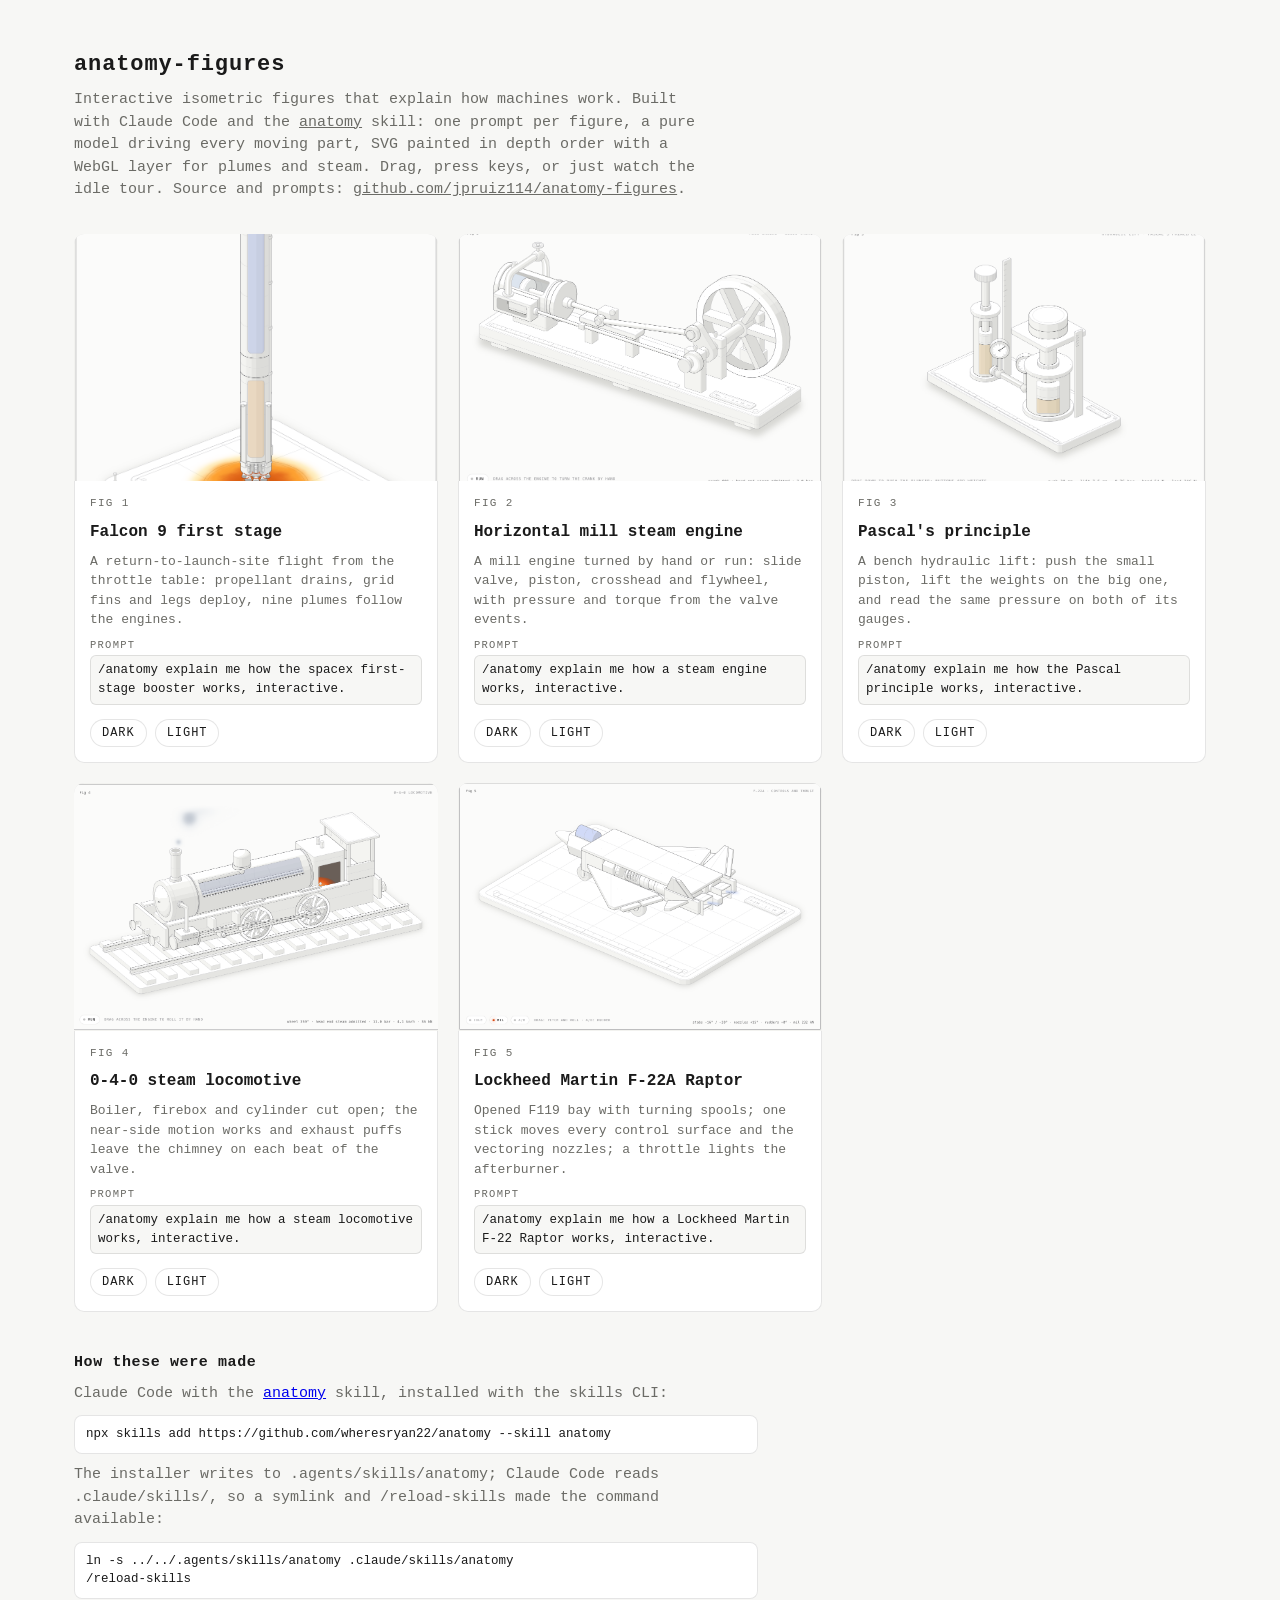
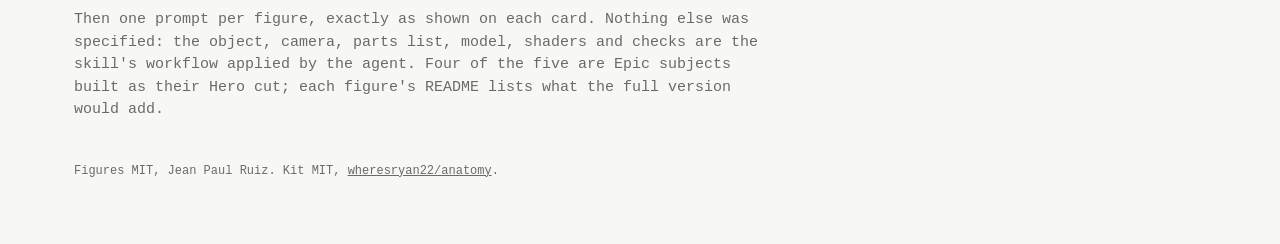
<file: index.html>
<!doctype html>
<html lang="en">
<head>
<meta charset="utf-8">
<meta name="viewport" content="width=device-width, initial-scale=1">
<title>anatomy-figures</title>
<style>
  :root { color-scheme: dark light; --bg: #141414; --fg: #e8e8e4; --muted: #9a9a94; --card: #1d1d1d; --ring: #ffffff14; --accent: #ff9a3c; }
  @media (prefers-color-scheme: light) { :root { --bg: #f7f7f5; --fg: #1a1a1a; --muted: #6b6b66; --card: #ffffff; --ring: #0000001a; --accent: #d9480f; } }
  * { box-sizing: border-box; }
  body { margin: 0; background: var(--bg); color: var(--fg); font: 15px/1.5 ui-monospace, "SF Mono", Menlo, Consolas, monospace; }
  main { max-width: 1180px; margin: 0 auto; padding: 48px 24px 64px; }
  h1 { font-size: 22px; font-weight: 600; letter-spacing: 0.04em; margin: 0 0 8px; }
  p.lead { color: var(--muted); margin: 0 0 32px; max-width: 70ch; }
  p.lead a, footer a { color: inherit; }
  .grid { display: grid; grid-template-columns: repeat(auto-fill, minmax(340px, 1fr)); gap: 20px; }
  .card { background: var(--card); border-radius: 10px; box-shadow: inset 0 0 0 1px var(--ring); overflow: hidden; display: flex; flex-direction: column; }
  .card img { display: block; width: 100%; aspect-ratio: 1180 / 803; object-fit: cover; background: #0e0e0e; }
  .card .body { padding: 14px 16px 16px; display: flex; flex-direction: column; gap: 8px; }
  .card .fig { color: var(--muted); font-size: 11px; letter-spacing: 0.12em; text-transform: uppercase; }
  .card h2 { font-size: 16px; font-weight: 600; margin: 0; }
  .card p { margin: 0; color: var(--muted); font-size: 13px; }
  .prompt { display: flex; flex-direction: column; gap: 2px; margin-top: 4px; }
  .prompt span { color: var(--muted); font-size: 10.5px; letter-spacing: 0.12em; text-transform: uppercase; }
  .prompt code { font: inherit; font-size: 12.5px; color: var(--fg); background: var(--bg); border-radius: 6px; padding: 6px 8px; box-shadow: inset 0 0 0 1px var(--ring); white-space: pre-wrap; word-break: break-word; }
  section.how { margin-top: 40px; max-width: 76ch; }
  section.how h2 { font-size: 15px; font-weight: 600; letter-spacing: 0.04em; margin: 0 0 8px; }
  section.how p { color: var(--muted); margin: 0 0 10px; }
  section.how pre { margin: 0 0 10px; padding: 10px 12px; border-radius: 8px; background: var(--card); box-shadow: inset 0 0 0 1px var(--ring); overflow-x: auto; font-size: 12.5px; }
  .links { display: flex; gap: 8px; margin-top: 6px; flex-wrap: wrap; }
  .links a { display: inline-flex; align-items: center; height: 28px; padding: 0 12px; border-radius: 999px; box-shadow: inset 0 0 0 1px var(--ring); color: var(--fg); text-decoration: none; font-size: 12px; letter-spacing: 0.08em; text-transform: uppercase; }
  .links a:hover { box-shadow: inset 0 0 0 1px var(--accent); }
  footer { margin-top: 40px; color: var(--muted); font-size: 12px; }
</style>
</head>
<body>
<main>
  <h1>anatomy-figures</h1>
  <p class="lead">Interactive isometric figures that explain how machines work. Built with Claude Code and the
    <a href="https://github.com/wheresryan22/anatomy">anatomy</a> skill: one prompt per figure, a pure model driving every
    moving part, SVG painted in depth order with a WebGL layer for plumes and steam. Drag, press keys, or just watch the idle tour.
    Source and prompts: <a href="https://github.com/jpruiz114/anatomy-figures">github.com/jpruiz114/anatomy-figures</a>.</p>
  <div class="grid">
    <article class="card">
      <a href="falcon-booster/falcon-booster.html"><img src="falcon-booster/shots/desk-light.png" alt="Falcon 9 first stage on its pad with grid fins and landing legs" loading="lazy"></a>
      <div class="body"><span class="fig">Fig 1</span><h2>Falcon 9 first stage</h2>
        <p>A return-to-launch-site flight from the throttle table: propellant drains, grid fins and legs deploy, nine plumes follow the engines.</p>
        <p class="prompt"><span>Prompt</span><code>/anatomy explain me how the spacex first-stage booster works, interactive.</code></p>
        <div class="links"><a href="falcon-booster/falcon-booster.html">dark</a><a href="falcon-booster/falcon-booster-light.html">light</a></div></div>
    </article>
    <article class="card">
      <a href="steam-engine/steam-engine.html"><img src="steam-engine/shots/desk-light.png" alt="Horizontal mill steam engine with cut cylinder and slide valve" loading="lazy"></a>
      <div class="body"><span class="fig">Fig 2</span><h2>Horizontal mill steam engine</h2>
        <p>A mill engine turned by hand or run: slide valve, piston, crosshead and flywheel, with pressure and torque from the valve events.</p>
        <p class="prompt"><span>Prompt</span><code>/anatomy explain me how a steam engine works, interactive.</code></p>
        <div class="links"><a href="steam-engine/steam-engine.html">dark</a><a href="steam-engine/steam-engine-light.html">light</a></div></div>
    </article>
    <article class="card">
      <a href="pascal-lift/pascal-lift.html"><img src="pascal-lift/shots/desk-light.png" alt="Bench hydraulic lift with two gauges" loading="lazy"></a>
      <div class="body"><span class="fig">Fig 3</span><h2>Pascal's principle</h2>
        <p>A bench hydraulic lift: push the small piston, lift the weights on the big one, and read the same pressure on both of its gauges.</p>
        <p class="prompt"><span>Prompt</span><code>/anatomy explain me how the Pascal principle works, interactive.</code></p>
        <div class="links"><a href="pascal-lift/pascal-lift.html">dark</a><a href="pascal-lift/pascal-lift-light.html">light</a></div></div>
    </article>
    <article class="card">
      <a href="locomotive/locomotive.html"><img src="locomotive/shots/desk-light.png" alt="0-4-0 steam locomotive with boiler, firebox and cylinder cut open" loading="lazy"></a>
      <div class="body"><span class="fig">Fig 4</span><h2>0-4-0 steam locomotive</h2>
        <p>Boiler, firebox and cylinder cut open; the near-side motion works and exhaust puffs leave the chimney on each beat of the valve.</p>
        <p class="prompt"><span>Prompt</span><code>/anatomy explain me how a steam locomotive works, interactive.</code></p>
        <div class="links"><a href="locomotive/locomotive.html">dark</a><a href="locomotive/locomotive-light.html">light</a></div></div>
    </article>
    <article class="card">
      <a href="f22/f22.html"><img src="f22/shots/desk-light.png" alt="F-22A Raptor with its right engine bay opened" loading="lazy"></a>
      <div class="body"><span class="fig">Fig 5</span><h2>Lockheed Martin F-22A Raptor</h2>
        <p>Opened F119 bay with turning spools; one stick moves every control surface and the vectoring nozzles; a throttle lights the afterburner.</p>
        <p class="prompt"><span>Prompt</span><code>/anatomy explain me how a Lockheed Martin F-22 Raptor works, interactive.</code></p>
        <div class="links"><a href="f22/f22.html">dark</a><a href="f22/f22-light.html">light</a></div></div>
    </article>
  </div>
  <section class="how">
    <h2>How these were made</h2>
    <p>Claude Code with the <a href="https://github.com/wheresryan22/anatomy">anatomy</a> skill, installed with the skills CLI:</p>
    <pre>npx skills add https://github.com/wheresryan22/anatomy --skill anatomy</pre>
    <p>The installer writes to <code>.agents/skills/anatomy</code>; Claude Code reads <code>.claude/skills/</code>, so a symlink and <code>/reload-skills</code> made the command available:</p>
    <pre>ln -s ../../.agents/skills/anatomy .claude/skills/anatomy
/reload-skills</pre>
    <p>Then one prompt per figure, exactly as shown on each card. Nothing else was specified: the object, camera, parts list, model, shaders and checks are the skill's workflow applied by the agent. Four of the five are Epic subjects built as their Hero cut; each figure's README lists what the full version would add.</p>
  </section>
  <footer>Figures MIT, Jean Paul Ruiz. Kit MIT, <a href="https://github.com/wheresryan22/anatomy">wheresryan22/anatomy</a>.</footer>
</main>
</body>
</html>
</file>
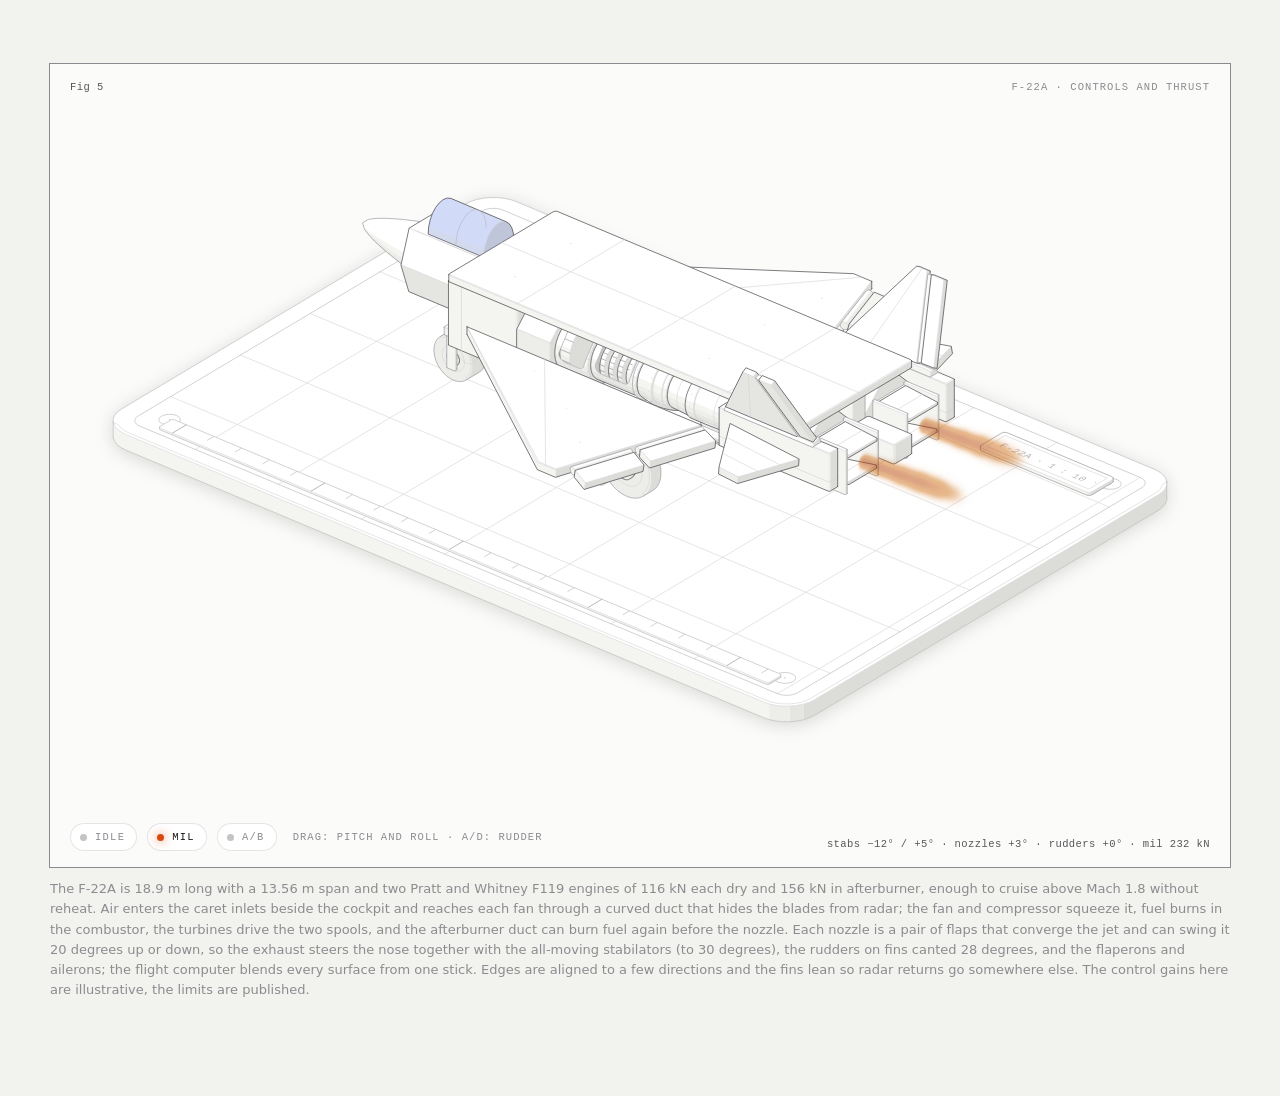
<file: f22/f22-light.html>
<!doctype html><html lang="en"><head><meta charset="utf-8"><meta name="viewport" content="width=device-width, initial-scale=1"><title>F-22 Raptor</title><style>
.iso{
  --anatomy-page:#0b0b0b;--anatomy-card:#131313;--anatomy-text:#a3a3a3;--anatomy-strong:#e6e6e6;--anatomy-muted:#6e6e6e;
  --anatomy-paper:#131313;--anatomy-face:#1b1b1b;--anatomy-top:#1c1c1c;
  --anatomy-shade-0:#0f0f0f;--anatomy-shade-1:#121212;--anatomy-shade-2:#151515;--anatomy-shade-3:#181818;
  --anatomy-lit-top:#262626;--anatomy-lit-shade:#1d1d1d;
  --anatomy-hi:#d4d4d4;--anatomy-mid:#6a6a6a;--anatomy-lo:#3e3e3e;--anatomy-faint:#2a2a2a;--anatomy-lit:#ffffff;
  --anatomy-halo:#050505;--anatomy-halo-opacity:.9;--anatomy-dot:#e6e6e6;
  --anatomy-red:#ff6b6b;--anatomy-green:#6be0a0;--anatomy-blue:#6b9bff;
  --anatomy-weight:.6px;--anatomy-ease:cubic-bezier(.32,.72,0,1);
  --anatomy-mono:ui-monospace,"SF Mono",Menlo,Consolas,monospace;
  --anatomy-lift:inset 0 1px 0 0 #ffffff0a,inset 0 0 0 1px #ffffff06,0 0 0 1px #00000026,0 1px 1px -.5px #00000014,0 3px 3px -1.5px #00000014,0 6px 6px -3px #00000014,0 12px 12px -6px #00000014;
}
.iso[data-theme="light"]{
  --anatomy-page:#f2f2ef;--anatomy-card:#fbfbfa;--anatomy-text:#57575a;--anatomy-strong:#18181a;--anatomy-muted:#8c8c90;
  --anatomy-paper:#fbfbfa;--anatomy-face:#ffffff;--anatomy-top:#ffffff;
  --anatomy-shade-0:#dcdcd9;--anatomy-shade-1:#e5e5e2;--anatomy-shade-2:#ededea;--anatomy-shade-3:#f4f4f1;
  --anatomy-lit-top:#ffffff;--anatomy-lit-shade:#eeeeeb;
  --anatomy-hi:#26262a;--anatomy-mid:#8a8a8f;--anatomy-lo:#b4b4b8;--anatomy-faint:#d4d4d6;--anatomy-lit:#000000;
  --anatomy-halo:#8a8a80;--anatomy-halo-opacity:.32;--anatomy-dot:#3a3a3e;
  --anatomy-red:#e5484d;--anatomy-green:#30a46c;--anatomy-blue:#3e63dd;
  --anatomy-lift:inset 0 1px 0 0 #ffffff,0 0 0 1px #0000000f,0 1px 1px -.5px #0000000a,0 3px 3px -1.5px #0000000a,0 6px 6px -3px #0000000a,0 12px 12px -6px #0000000a;
}
.iso-svg{display:block;width:100%;height:auto;overflow:visible}
.iso-svg path,.iso-svg circle{vector-effect:non-scaling-stroke}
.iso-fill{fill:var(--anatomy-paper);stroke:none}
.iso-solid[data-lit]>.iso-fill{fill:var(--anatomy-face)}
.iso-shade,.iso-top{stroke:none}
.iso-shade[data-shade="0"]{fill:var(--anatomy-shade-0)}
.iso-shade[data-shade="1"]{fill:var(--anatomy-shade-1)}
.iso-shade[data-shade="2"]{fill:var(--anatomy-shade-2)}
.iso-shade[data-shade="3"]{fill:var(--anatomy-shade-3)}
.iso-top{fill:var(--anatomy-top)}
.iso-solid[data-lit]>.iso-top{fill:var(--anatomy-lit-top)}
.iso-solid[data-lit]>.iso-shade{fill:var(--anatomy-lit-shade)}
.iso-solid[data-seamless]>.iso-shade,.iso-solid[data-seamless]>.iso-top{stroke-width:.4;stroke-linejoin:round}
.iso-solid[data-seamless]>.iso-shade[data-shade="0"]{stroke:var(--anatomy-shade-0)}
.iso-solid[data-seamless]>.iso-shade[data-shade="1"]{stroke:var(--anatomy-shade-1)}
.iso-solid[data-seamless]>.iso-shade[data-shade="2"]{stroke:var(--anatomy-shade-2)}
.iso-solid[data-seamless]>.iso-shade[data-shade="3"]{stroke:var(--anatomy-shade-3)}
.iso-solid[data-seamless]>.iso-top{stroke:var(--anatomy-top)}
.iso-solid[data-seamless][data-lit]>.iso-top{stroke:var(--anatomy-lit-top)}
.iso-solid[data-seamless][data-lit]>.iso-shade{stroke:var(--anatomy-lit-shade)}
.iso-solid[data-lit]>.iso-edge{stroke:var(--anatomy-lit)}
.iso-halo{fill:var(--anatomy-halo);stroke:none;filter:blur(9px);opacity:var(--anatomy-halo-opacity);transform:translateY(3px)}
.iso-line{fill:none;stroke:var(--anatomy-lo);stroke-width:var(--anatomy-weight);stroke-linecap:round;stroke-linejoin:round}
.iso-line[data-tone="hi"]{stroke:var(--anatomy-hi)}
.iso-line[data-tone="mid"]{stroke:var(--anatomy-mid)}
.iso-line[data-tone="lo"]{stroke:var(--anatomy-lo)}
.iso-line[data-tone="faint"]{stroke:var(--anatomy-faint)}
.iso-line[data-tone="lit"]{stroke:var(--anatomy-lit)}
.iso-line[data-tone="red"]{stroke:var(--anatomy-red)}
.iso-line[data-tone="green"]{stroke:var(--anatomy-green)}
.iso-line[data-tone="blue"]{stroke:var(--anatomy-blue)}
.iso-line[data-dotted]{stroke-dasharray:.01 3.5;stroke-width:1}
.iso-line[data-dashed]{stroke-dasharray:3 3}
.iso-line[data-flow]{stroke-dasharray:2 6}
.iso-wire-end{fill:var(--anatomy-paper);stroke:var(--anatomy-lo);stroke-width:var(--anatomy-weight)}
.iso-wire[data-tone="hi"] .iso-wire-end{stroke:var(--anatomy-hi)}
.iso-wire[data-tone="mid"] .iso-wire-end{stroke:var(--anatomy-mid)}
.iso-wire[data-tone="faint"] .iso-wire-end{stroke:var(--anatomy-faint)}
.iso-wire[data-tone="lit"] .iso-wire-end{stroke:var(--anatomy-lit)}
.iso-dots circle{fill:var(--anatomy-dot);stroke:none;opacity:.32}
.iso-dots[data-tone="hi"] circle{opacity:.85}
.iso-dots[data-tone="mid"] circle{opacity:.45}
.iso-dots[data-tone="lo"] circle{opacity:.22}
.iso-dots[data-tone="faint"] circle{opacity:.12}
.iso-face-text{fill:var(--anatomy-mid);font-family:var(--anatomy-mono);letter-spacing:.04em}
.iso-face-text[data-tone="hi"]{fill:var(--anatomy-hi)}
.iso-face-text[data-tone="lo"]{fill:var(--anatomy-lo)}
.iso-face-text[data-tone="faint"]{fill:var(--anatomy-faint)}
.tb-body{fill:var(--anatomy-shade-2);stroke:none}
.tb-shine{fill:var(--anatomy-top);stroke:none}
.tb-shade{fill:var(--anatomy-shade-0);stroke:none}
.tb-ring{fill:none;stroke:var(--anatomy-lo);stroke-width:.45;stroke-linecap:butt;stroke-linejoin:round}
.tb-ring[data-tone="mid"]{stroke:var(--anatomy-mid)}
.tb-ring[data-tone="faint"]{stroke:var(--anatomy-faint)}
.tb-ring[data-tone="hi"]{stroke:var(--anatomy-hi)}
@keyframes iso-flow{to{stroke-dashoffset:-32}}
@keyframes iso-pulse{0%,100%{opacity:.18}12%{opacity:1}40%{opacity:.18}}
.iso-line[data-flow]{animation:iso-flow 1600ms linear infinite}
.iso-dots circle[data-pulse]{animation:iso-pulse 1600ms steps(1,end) infinite;animation-delay:var(--pulse-at,0ms)}
.iso-figure{margin:32px 0 36px}
.iso-plate{position:relative;padding:52px 24px;border-radius:0;background:var(--anatomy-card);box-shadow:0 0 0 1px var(--anatomy-mid);--anatomy-paper:var(--anatomy-card)}
.iso-plate-corners{position:absolute;inset:18px 20px;pointer-events:none}
.iso-plate-corner{position:absolute;color:var(--anatomy-muted);font-family:var(--anatomy-mono);font-size:10.5px;line-height:1;letter-spacing:.04em;white-space:nowrap}
.iso-plate-corner[data-corner="fig"]{top:0;left:0;color:var(--anatomy-text)}
.iso-plate-corner[data-corner="title"]{top:0;right:0;text-transform:uppercase;letter-spacing:.1em}
.iso-plate-corner[data-corner="hint"]{bottom:0;left:0;text-transform:uppercase;letter-spacing:.1em}
.iso-plate-corner[data-corner="readout"]{right:0;bottom:0;color:var(--anatomy-text);font-variant-numeric:tabular-nums}
.iso-plate .iso-svg{margin:0 auto}
.iso-legend{display:grid;gap:8px;margin-top:12px;color:var(--anatomy-muted);font-size:13px;line-height:1.55}
.iso-keys{display:flex;flex-wrap:wrap;gap:6px 18px}
.iso-key{display:inline-flex;align-items:center;gap:7px}
.iso-swatch{width:16px;height:10px;flex:none;overflow:visible}
.iso-swatch path{fill:none;stroke:var(--anatomy-hi);stroke-width:1;vector-effect:non-scaling-stroke;stroke-linejoin:round;stroke-linecap:round}
.iso-swatch[data-mark="raised"] path,.iso-swatch[data-mark="flat"] path{stroke:var(--anatomy-mid)}
.iso-swatch[data-mark="lit"] path{stroke:var(--anatomy-lit)}
.iso-swatch[data-mark="dim"] path{stroke:var(--anatomy-lo)}
.iso-swatch[data-mark="dotted"] path{stroke-dasharray:.01 3;stroke-width:1.4}
.iso-swatch[data-mark="dashed"] path{stroke-dasharray:3 2.5}
.iso-swatch[data-mark="red"] path{stroke:var(--anatomy-red)}
.iso-swatch[data-mark="green"] path{stroke:var(--anatomy-green)}
.iso-swatch[data-mark="blue"] path{stroke:var(--anatomy-blue)}
.iso-swatch-crease{stroke:var(--anatomy-lo)!important}
@media (max-width:560px){.iso-plate{padding:48px 12px 70px}.iso-plate-corner[data-corner="hint"]{bottom:18px}}
@media (prefers-reduced-motion:reduce){.iso-line[data-flow],.iso-dots circle[data-pulse]{animation:none}}

*{box-sizing:border-box}
html{color-scheme:dark}
body[data-theme="light"]{color-scheme:light}
body{margin:0;background:var(--anatomy-page);color:var(--anatomy-text);font:14px/1.6 ui-sans-serif,system-ui,-apple-system,"Segoe UI",sans-serif;-webkit-font-smoothing:antialiased}
.iso-page{width:min(1180px,100% - 32px);margin:64px auto 96px}
</style></head><body class="iso" data-theme="light"><main class="iso-page"><style>.ff {
  --ff-blend: screen;
  --ff-cavity: #161616;
  --ff-glass: #8fb4ff;
  --ff-intake: #090909;
  --ff-button-hover: #232323;
  --ff-button-ring: #ffffff14;
  --ff-part-ring: #ffffff10;
  --ff-part-hover: #ffffff0a;
  --ff-lamp-off: #4a4a4a;
  --ff-lamp-on: #ff9a3c;
  --ff-lamp-glow: #ff8a3c66;
}
[data-theme="light"] .ff {
  --ff-blend: normal;
  --ff-cavity: #cbcbc8;
  --ff-glass: #3e63dd;
  --ff-intake: #6f6f6c;
  --ff-button-hover: #f0f0ed;
  --ff-button-ring: #0000001a;
  --ff-part-ring: #00000014;
  --ff-part-hover: #0000000a;
  --ff-lamp-off: #c4c4c4;
  --ff-lamp-on: #d9480f;
  --ff-lamp-glow: #d9480f55;
}
.ff .iso-plate { padding: 52px 24px 64px; overflow: hidden; }
.ff-stage { position: relative; touch-action: pan-y; -webkit-tap-highlight-color: transparent; user-select: none; -webkit-user-select: none; cursor: move; }
.ff-stage:focus-visible { outline: 1px solid var(--anatomy-muted); outline-offset: 6px; }
.ff-stage > svg, .ff-stage > canvas { display: block; width: 100%; height: auto; }
.ff-plume { position: absolute; inset: 0; height: 100% !important; pointer-events: none; mix-blend-mode: var(--ff-blend); }
.ff-cavity { fill: var(--ff-cavity); stroke: none; }
.ff-intake { fill: var(--ff-intake); stroke: none; }
.ff-cut { stroke-width: 0.8px; }
.ff-glass .iso-shade[data-shade="0"] { fill: color-mix(in srgb, var(--anatomy-shade-0), var(--ff-glass) 18%); }
.ff-glass .iso-shade[data-shade="1"] { fill: color-mix(in srgb, var(--anatomy-shade-1), var(--ff-glass) 18%); }
.ff-glass .iso-shade[data-shade="2"] { fill: color-mix(in srgb, var(--anatomy-shade-2), var(--ff-glass) 18%); }
.ff-glass .iso-shade[data-shade="3"] { fill: color-mix(in srgb, var(--anatomy-shade-3), var(--ff-glass) 18%); }
.ff-glass .iso-top { fill: color-mix(in srgb, var(--anatomy-top), var(--ff-glass) 24%); }
.ff-glass .iso-fill { fill: color-mix(in srgb, var(--anatomy-paper), var(--ff-glass) 18%); }
.ff-controls { position: absolute; left: 20px; bottom: 16px; display: flex; align-items: center; gap: 10px; font-family: var(--anatomy-mono); font-size: 10.5px; letter-spacing: 0.1em; text-transform: uppercase; color: var(--anatomy-muted); }
.ff-throttle { display: inline-flex; align-items: center; gap: 8px; height: 28px; padding: 0 12px 0 10px; border: 0; border-radius: 999px; background: var(--anatomy-face); color: var(--anatomy-muted); font: inherit; letter-spacing: 0.12em; text-transform: uppercase; cursor: pointer; box-shadow: inset 0 0 0 1px var(--ff-button-ring); transition: background 200ms var(--anatomy-ease), color 200ms var(--anatomy-ease); }
.ff-throttle:hover { background: var(--ff-button-hover); }
.ff-throttle[data-on] { color: var(--anatomy-strong); }
.ff-throttle:focus-visible { outline: 1px solid var(--anatomy-muted); outline-offset: 3px; }
.ff-lamp { width: 7px; height: 7px; border-radius: 50%; background: var(--ff-lamp-off); transition: background 240ms var(--anatomy-ease), box-shadow 240ms var(--anatomy-ease); }
.ff-throttle[data-on] .ff-lamp { background: var(--ff-lamp-on); box-shadow: 0 0 10px 2px var(--ff-lamp-glow); }
.ff-hint { margin-left: 6px; }
.ff-live { position: absolute; width: 1px; height: 1px; overflow: hidden; clip-path: inset(50%); white-space: nowrap; }
@media (max-width: 640px) {
  .ff .iso-plate { padding: 48px 8px 96px; }
  .ff .iso-plate-corner[data-corner="readout"] { bottom: 52px; right: 0; max-width: 100%; overflow: hidden; text-overflow: ellipsis; }
  .ff-controls { left: 14px; bottom: 14px; gap: 8px; max-width: calc(100% - 28px); flex-wrap: wrap; }
  .ff-hint { font-size: 9.5px; letter-spacing: 0.06em; line-height: 1.3; }
}
@media (prefers-reduced-motion: reduce) { .ff * { transition: none !important; } }
</style><figure class="iso-figure ff"><div class="iso-plate"><div class="iso-plate-corners" aria-hidden="true"><span class="iso-plate-corner" data-corner="fig">Fig 5</span><span class="iso-plate-corner" data-corner="title">F-22A · controls and thrust</span><span class="iso-plate-corner" data-corner="readout" data-readout>stick · stabilators · nozzles</span></div><div class="ff-stage" tabindex="0" role="application" aria-label="F-22 controls. Drag to move the stick in pitch and roll; A and D move the rudder; 1, 2 and 3 set idle, military and afterburner."><svg xmlns="http://www.w3.org/2000/svg" class="iso-svg" viewBox="0 0 1120 680" role="img" aria-label="An F-22 Raptor on its landing gear on a hangar floor, seen from the right rear quarter. The right engine bay has its side panels off, showing the F119: fan and compressor spools turning behind two cut windows, the combustor with its fuel manifold, the turbine and the afterburner duct, with the two-dimensional thrust-vectoring nozzle behind. The stabilators, canted fins with rudders, flaperons and ailerons move with the stick, and the nozzle flaps pitch with them. Afterburner plumes leave both nozzles."><path class="iso-halo" d="M38.8 303L38.8 299.5L40.3 296L43 292.8L47 289.9L387.5 87L392.5 84.6L398.4 82.6L404.9 81.3L411.8 80.7L418.8 80.7L425.7 81.4L432.2 82.8L437.9 84.8L1068.6 349.4L1073.5 351.9L1077.3 354.8L1079.9 358.1L1081.2 361.5L1081.2 377L1081.2 380.5L1079.7 384L1077 387.2L1073 390.1L732.5 593L727.5 595.4L721.6 597.4L715.1 598.7L708.2 599.3L701.2 599.3L694.3 598.6L687.8 597.2L682.1 595.2L51.4 330.6L46.5 328.1L42.7 325.2L40.1 321.9L38.8 318.5Z"/><g class="iso-solid"><path class="iso-fill" d="M38.8 303L38.8 299.5L40.3 296L43 292.8L47 289.9L387.5 87L392.5 84.6L398.4 82.6L404.9 81.3L411.8 80.7L418.8 80.7L425.7 81.4L432.2 82.8L437.9 84.8L1068.6 349.4L1073.5 351.9L1077.3 354.8L1079.9 358.1L1081.2 361.5L1081.2 377L1081.2 380.5L1079.7 384L1077 387.2L1073 390.1L732.5 593L727.5 595.4L721.6 597.4L715.1 598.7L708.2 599.3L701.2 599.3L694.3 598.6L687.8 597.2L682.1 595.2L51.4 330.6L46.5 328.1L42.7 325.2L40.1 321.9L38.8 318.5Z"/><path class="iso-shade" data-shade="0" d="M1081.2 377L1081.2 380.5L1081.2 365L1081.2 361.5ZM1081.2 380.5L1079.7 384L1079.7 368.5L1081.2 365ZM1079.7 384L1077 387.2L1077 371.7L1079.7 368.5ZM1077 387.2L1073 390.1L1073 374.6L1077 371.7ZM1073 390.1L732.5 593L732.5 577.5L1073 374.6ZM732.5 593L727.5 595.4L727.5 580L732.5 577.5ZM727.5 595.4L721.6 597.4L721.6 581.9L727.5 580Z"/><path class="iso-shade" data-shade="1" d="M721.6 597.4L715.1 598.7L715.1 583.2L721.6 581.9ZM715.1 598.7L708.2 599.3L708.2 583.8L715.1 583.2Z"/><path class="iso-shade" data-shade="2" d="M708.2 599.3L701.2 599.3L701.2 583.8L708.2 583.8ZM701.2 599.3L694.3 598.6L694.3 583.1L701.2 583.8ZM694.3 598.6L687.8 597.2L687.8 581.7L694.3 583.1Z"/><path class="iso-shade" data-shade="3" d="M687.8 597.2L682.1 595.2L682.1 579.7L687.8 581.7ZM682.1 595.2L51.4 330.6L51.4 315.1L682.1 579.7ZM51.4 330.6L46.5 328.1L46.5 312.6L51.4 315.1ZM46.5 328.1L42.7 325.2L42.7 309.7L46.5 312.6ZM42.7 325.2L40.1 321.9L40.1 306.4L42.7 309.7ZM40.1 321.9L38.8 318.5L38.8 303L40.1 306.4Z"/><path class="iso-top" d="M1068.6 349.4L1073.5 351.9L1077.3 354.8L1079.9 358.1L1081.2 361.5L1081.2 365L1079.7 368.5L1077 371.7L1073 374.6L732.5 577.5L727.5 580L721.6 581.9L715.1 583.2L708.2 583.8L701.2 583.8L694.3 583.1L687.8 581.7L682.1 579.7L51.4 315.1L46.5 312.6L42.7 309.7L40.1 306.4L38.8 303L38.8 299.5L40.3 296L43 292.8L47 289.9L387.5 87L392.5 84.6L398.4 82.6L404.9 81.3L411.8 80.7L418.8 80.7L425.7 81.4L432.2 82.8L437.9 84.8Z"/><path class="iso-line iso-crease" data-tone="faint" d="M1081.2 361.5L1081.2 365L1079.7 368.5L1077 371.7L1073 374.6L732.5 577.5L727.5 580L721.6 581.9L715.1 583.2L708.2 583.8L701.2 583.8L694.3 583.1L687.8 581.7L682.1 579.7L51.4 315.1L46.5 312.6L42.7 309.7L40.1 306.4L38.8 303"/><path class="iso-line iso-bevel" data-tone="faint" d="M1081.2 361.5L1076.9 364.8L1075.6 367.8L1073.2 370.7L1069.6 373.3L729.3 576L724.8 578.3L719.6 580L713.9 581.1L707.8 581.7L701.6 581.6L695.6 581L689.9 579.8L684.7 578L54.3 313.5L49.9 311.3L46.5 308.7L44.2 305.8L38.8 303"/><path class="iso-line iso-edge" data-tone="lo" d="M38.8 303L38.8 299.5L40.3 296L43 292.8L47 289.9L387.5 87L392.5 84.6L398.4 82.6L404.9 81.3L411.8 80.7L418.8 80.7L425.7 81.4L432.2 82.8L437.9 84.8L1068.6 349.4L1073.5 351.9L1077.3 354.8L1079.9 358.1L1081.2 361.5M1081.2 377L1081.2 380.5L1079.7 384L1077 387.2L1073 390.1L732.5 593L727.5 595.4L721.6 597.4L715.1 598.7L708.2 599.3L701.2 599.3L694.3 598.6L687.8 597.2L682.1 595.2L51.4 330.6L46.5 328.1L42.7 325.2L40.1 321.9L38.8 318.5M1081.2 361.5L1081.2 377M38.8 303L38.8 318.5"/></g><path class="iso-line" data-tone="faint" d="M479 116L120.1 329.9"/><path class="iso-line" data-tone="faint" d="M561.2 150.5L202.3 364.4"/><path class="iso-line" data-tone="faint" d="M643.5 185.1L284.6 398.9"/><path class="iso-line" data-tone="faint" d="M725.7 219.6L366.8 433.4"/><path class="iso-line" data-tone="faint" d="M808 254.1L449.1 467.9"/><path class="iso-line" data-tone="faint" d="M890.3 288.6L531.3 502.5"/><path class="iso-line" data-tone="faint" d="M972.5 323.1L613.6 537"/><path class="iso-line" data-tone="faint" d="M1054.8 357.6L695.9 571.5"/><path class="iso-line" data-tone="faint" d="M371.8 113.1L1024.3 386.9"/><path class="iso-line" data-tone="faint" d="M302.7 154.2L955.3 428"/><path class="iso-line" data-tone="faint" d="M233.7 195.4L886.3 469.1"/><path class="iso-line" data-tone="faint" d="M164.7 236.5L817.3 510.3"/><path class="iso-line" data-tone="faint" d="M95.7 277.6L748.2 551.4"/><path class="iso-line" data-tone="lo" d="M1054.8 357.6L1056.7 358.6L1058.3 359.8L1059.3 361.1L1059.8 362.5L1059.8 363.9L1059.2 365.2L1058.1 366.5L1056.5 367.7L716 570.6L714 571.6L711.7 572.3L709.1 572.9L706.3 573.1L703.5 573.1L700.8 572.8L698.2 572.3L695.9 571.5L65.2 306.9L63.3 305.9L61.7 304.7L60.7 303.4L60.2 302L60.2 300.6L60.8 299.3L61.9 298L63.5 296.8L404 93.9L406 92.9L408.3 92.2L410.9 91.6L413.7 91.4L416.5 91.4L419.2 91.7L421.8 92.2L424.1 93Z"/><path class="iso-line" data-tone="lo" d="M424.9 112L422.4 113.1L419.3 113.8L416 113.9L412.7 113.6L409.8 112.7L407.6 111.4L406.3 109.9L406 108.2L406.7 106.6L408.5 105.1L411 104L414.1 103.4L417.4 103.2L420.7 103.6L423.6 104.5L425.8 105.7L427.1 107.3L427.4 109L426.7 110.6ZM1033.6 367.4L1031.1 368.5L1028 369.2L1024.7 369.3L1021.4 369L1018.5 368.1L1016.3 366.8L1015 365.3L1014.7 363.6L1015.4 362L1017.2 360.5L1019.7 359.4L1022.8 358.8L1026.2 358.6L1029.4 359L1032.3 359.9L1034.5 361.1L1035.8 362.7L1036.1 364.3L1035.4 366ZM102.8 304L100.3 305.1L97.2 305.7L93.8 305.9L90.6 305.5L87.7 304.6L85.5 303.4L84.2 301.8L83.9 300.2L84.6 298.5L86.4 297.1L88.9 296L92 295.3L95.3 295.2L98.6 295.5L101.5 296.4L103.7 297.7L105 299.2L105.3 300.9L104.6 302.5ZM711.5 559.4L709 560.5L705.9 561.1L702.6 561.3L699.3 560.9L696.4 560L694.2 558.8L692.9 557.2L692.6 555.5L693.3 553.9L695.1 552.5L697.6 551.4L700.7 550.7L704 550.6L707.3 550.9L710.2 551.8L712.4 553.1L713.7 554.6L714 556.3L713.3 557.9Z"/><g class="iso-dots" data-tone="mid"><circle cx="416.7" cy="108.6" r="0.55"/><circle cx="1025.4" cy="364" r="0.55"/><circle cx="94.6" cy="300.5" r="0.55"/><circle cx="703.3" cy="555.9" r="0.55"/></g><g class="iso-solid"><path class="iso-fill" d="M84.7 307.6L85.4 306.9L95.5 300.9L96.7 300.5L98.2 300.4L99.5 300.7L698.4 552L699.2 552.6L699.3 553.3L699.3 555.2L698.7 555.9L688.6 561.9L687.4 562.3L685.9 562.4L684.6 562.1L85.7 310.8L84.9 310.2L84.7 309.5Z"/><path class="iso-shade" data-shade="0" d="M699.3 555.2L698.7 555.9L698.7 554L699.3 553.3ZM698.7 555.9L688.6 561.9L688.6 560L698.7 554ZM688.6 561.9L687.4 562.3L687.4 560.5L688.6 560Z"/><path class="iso-shade" data-shade="1" d="M687.4 562.3L685.9 562.4L685.9 560.5L687.4 560.5Z"/><path class="iso-shade" data-shade="2" d="M685.9 562.4L684.6 562.1L684.6 560.2L685.9 560.5Z"/><path class="iso-shade" data-shade="3" d="M684.6 562.1L85.7 310.8L85.7 309L684.6 560.2ZM85.7 310.8L84.9 310.2L84.9 308.4L85.7 309ZM84.9 310.2L84.7 309.5L84.7 307.6L84.9 308.4Z"/><path class="iso-top" d="M698.4 552L699.2 552.6L699.3 553.3L698.7 554L688.6 560L687.4 560.5L685.9 560.5L684.6 560.2L85.7 309L84.9 308.4L84.7 307.6L85.4 306.9L95.5 300.9L96.7 300.5L98.2 300.4L99.5 300.7Z"/><path class="iso-line iso-crease" data-tone="faint" d="M699.3 553.3L698.7 554L688.6 560L687.4 560.5L685.9 560.5L684.6 560.2L85.7 309L84.9 308.4L84.7 307.6"/><path class="iso-line iso-edge" data-tone="lo" d="M84.7 307.6L85.4 306.9L95.5 300.9L96.7 300.5L98.2 300.4L99.5 300.7L698.4 552L699.2 552.6L699.3 553.3M699.3 555.2L698.7 555.9L688.6 561.9L687.4 562.3L685.9 562.4L684.6 562.1L85.7 310.8L84.9 310.2L84.7 309.5M699.3 553.3L699.3 555.2M84.7 307.6L84.7 309.5"/></g><path class="iso-line" data-tone="lo" d="M138.1 317.3L132.1 320.8M165.5 328.8L159.6 332.3M193 340.3L187 343.9M220.4 351.8L214.4 355.4M275.2 374.8L269.2 378.4M302.6 386.3L296.7 389.9M330.1 397.8L324.1 401.4M357.5 409.3L351.5 412.9M412.3 432.3L406.3 435.9M439.7 443.8L433.8 447.4M467.2 455.3L461.2 458.9M494.6 466.8L488.6 470.4M549.4 489.8L543.4 493.4M576.8 501.3L570.8 504.9M604.2 512.8L598.3 516.4M631.7 524.3L625.7 527.9M686.5 547.4L680.5 550.9"/><path class="iso-line" data-tone="mid" d="M110.7 305.8L97.6 313.6M247.8 363.3L234.7 371.1M384.9 420.8L371.8 428.6M522 478.3L508.9 486.1M659.1 535.8L646 543.7"/><g class="iso-solid"><path class="iso-fill" d="M896.8 326.6L897.8 325.6L917.6 313.8L919.4 313.1L921.6 313L923.6 313.5L1026.7 356.8L1028 357.7L1028.2 358.8L1028.2 361.9L1027.2 362.9L1007.5 374.7L1005.6 375.3L1003.4 375.4L1001.4 374.9L898.3 331.7L897 330.8L896.8 329.7Z"/><path class="iso-shade" data-shade="0" d="M1028.2 361.9L1027.2 362.9L1027.2 359.8L1028.2 358.8ZM1027.2 362.9L1007.5 374.7L1007.5 371.6L1027.2 359.8ZM1007.5 374.7L1005.6 375.3L1005.6 372.2L1007.5 371.6Z"/><path class="iso-shade" data-shade="1" d="M1005.6 375.3L1003.4 375.4L1003.4 372.3L1005.6 372.2Z"/><path class="iso-shade" data-shade="2" d="M1003.4 375.4L1001.4 374.9L1001.4 371.8L1003.4 372.3Z"/><path class="iso-shade" data-shade="3" d="M1001.4 374.9L898.3 331.7L898.3 328.6L1001.4 371.8ZM898.3 331.7L897 330.8L897 327.7L898.3 328.6ZM897 330.8L896.8 329.7L896.8 326.6L897 327.7Z"/><path class="iso-top" d="M1026.7 356.8L1028 357.7L1028.2 358.8L1027.2 359.8L1007.5 371.6L1005.6 372.2L1003.4 372.3L1001.4 371.8L898.3 328.6L897 327.7L896.8 326.6L897.8 325.6L917.6 313.8L919.4 313.1L921.6 313L923.6 313.5Z"/><path class="iso-line iso-crease" data-tone="faint" d="M1028.2 358.8L1027.2 359.8L1007.5 371.6L1005.6 372.2L1003.4 372.3L1001.4 371.8L898.3 328.6L897 327.7L896.8 326.6"/><path class="iso-line iso-edge" data-tone="mid" d="M896.8 326.6L897.8 325.6L917.6 313.8L919.4 313.1L921.6 313L923.6 313.5L1026.7 356.8L1028 357.7L1028.2 358.8M1028.2 361.9L1027.2 362.9L1007.5 374.7L1005.6 375.3L1003.4 375.4L1001.4 374.9L898.3 331.7L897 330.8L896.8 329.7M1028.2 358.8L1028.2 361.9M896.8 326.6L896.8 329.7"/></g><path class="iso-line" data-tone="faint" d="M1021.9 358.5L1004 369.2L903.1 326.8L921 316.2Z"/><text class="iso-face-text" data-tone="lo" transform="matrix(2.742 1.15 -2.301 1.371 914.731 326.591)" font-size="3.4" text-anchor="start">F-22A · 1 : 10</text><g class="iso-dots" data-tone="mid"><circle cx="914.3" cy="322.4" r="0.45"/><circle cx="1010.8" cy="362.9" r="0.45"/></g><g class="ff-jet"><g class="it" data-i="0" data-name="gear.nose-leg#2"><g class="iso-solid"><path class="iso-fill" d="M384.6 207.7L384.8 207.5L386.4 206.5L386.9 206.4L387.4 206.5L394.5 209.5L394.8 209.7L394.8 241.3L394.6 241.6L393 242.6L392.5 242.7L392 242.6L384.9 239.6L384.6 239.4Z"/><path class="iso-shade" data-shade="0" d="M394.8 241.3L394.6 241.6L394.6 210L394.8 209.7ZM394.6 241.6L393 242.6L393 210.9L394.6 210Z"/><path class="iso-shade" data-shade="1" d="M393 242.6L392.5 242.7L392.5 211.1L393 210.9Z"/><path class="iso-shade" data-shade="2" d="M392.5 242.7L392 242.6L392 211L392.5 211.1Z"/><path class="iso-shade" data-shade="3" d="M392 242.6L384.9 239.6L384.9 208L392 211ZM384.9 239.6L384.6 239.4L384.6 207.7L384.9 208Z"/><path class="iso-top" d="M394.5 209.5L394.8 209.7L394.6 210L393 210.9L392.5 211.1L392 211L384.9 208L384.6 207.7L384.8 207.5L386.4 206.5L386.9 206.4L387.4 206.5Z"/><path class="iso-line iso-crease" data-tone="faint" d="M394.8 209.7L394.6 210L393 210.9L392.5 211.1L392 211L384.9 208L384.6 207.7"/><path class="iso-line iso-edge" data-tone="mid" d="M384.6 207.7L384.8 207.5L386.4 206.5L386.9 206.4L387.4 206.5L394.5 209.5L394.8 209.7M394.8 241.3L394.6 241.6L393 242.6L392.5 242.7L392 242.6L384.9 239.6L384.6 239.4M394.8 209.7L394.8 241.3M384.6 207.7L384.6 239.4"/></g></g><g class="it" data-i="1" data-name="gear.nose-hub#2"><g class="iso-solid"><path class="iso-fill" d="M382.2 228.8L382.4 227.6L382.9 226.6L383.5 225.7L384.3 225.1L384.5 225L385.4 224.6L386.5 224.5L387.6 224.7L388.7 225.1L389.9 225.8L391 226.7L391.9 227.7L392.8 228.9L393.5 230.2L394 231.6L394.4 233L394.5 234.3L394.4 235.6L394 236.7L393.5 237.6L392.8 238.3L392.6 238.5L391.7 239L390.7 239.2L389.6 239.2L388.5 238.9L387.4 238.3L386.2 237.6L385.2 236.6L384.3 235.4L383.5 234.2L382.9 232.8L382.4 231.4L382.2 230.1Z"/><path class="iso-shade" data-shade="0" d="M392.5 238.6L393.2 237.8L393.8 236.9L394.1 235.8L394.3 234.5L394.1 233.1L393.8 231.7L393.2 230.3L393.5 230.1L394 231.5L394.4 233L394.5 234.3L394.4 235.6L394 236.8L393.5 237.7L392.7 238.4Z"/><path class="iso-shade" data-shade="1" d="M393.2 230.3L392.5 228.9L392.7 228.8L393.5 230.1Z"/><path class="iso-shade" data-shade="2" d="M392.5 228.9L391.6 227.7L391.8 227.5L392.7 228.8ZM388.2 231.9L388.2 231.9L388.2 231.9L388.2 231.9L388.2 231.9L388.2 231.9L388.2 231.9L388.2 231.9L388.2 231.9L388.2 231.9L388.2 231.9L388.2 231.9L388.2 231.9L388.2 231.9L388.2 231.9L388.2 231.9L388.2 231.9L388.2 231.9L388.2 231.9L388.2 231.9L388.2 231.9L388.2 231.9L388.2 231.9L388.2 231.9L388.2 231.9L388.2 231.9L388.2 231.9L388.2 231.9L388.2 231.9L388.2 231.9L388.2 231.9L388.2 231.9L388.2 231.9L394.3 234.5L394.1 235.8L393.8 236.9L393.2 237.8L392.5 238.6L391.6 239L390.5 239.2L389.4 239.1L388.2 238.8L387 238.1L385.9 237.3L384.9 236.2L384 235L383.2 233.6L382.6 232.2L382.3 230.8L382.2 229.4L382.3 228.1L382.6 227L383.2 226L384 225.3L384.9 224.9L385.9 224.7L387 224.8L388.2 225.1L389.4 225.7L390.5 226.6L391.6 227.7L392.5 228.9L393.2 230.3L393.8 231.7L394.1 233.1L394.3 234.5Z"/><path class="iso-shade" data-shade="3" d="M391.6 227.7L390.5 226.6L389.4 225.7L389.6 225.6L390.8 226.5L391.8 227.5Z"/><path class="iso-top" d="M389.4 225.7L388.2 225.1L387 224.8L385.9 224.7L384.9 224.9L384 225.3L384.2 225.2L385.1 224.7L386.1 224.5L387.3 224.6L388.4 225L389.6 225.6Z"/><path class="iso-line iso-crease" data-tone="faint" d="M392.2 238.7L393 238.1L393.6 237.3L394 236.3L394.2 235.1L394.2 233.9L394 232.6L393.6 231.2L393.1 229.9L392.3 228.7L391.4 227.5L390.4 226.5L389.4 225.7L388.3 225.1L387.2 224.8L386.1 224.7L385.1 224.8L384.2 225.2"/><path class="iso-line iso-edge" data-tone="hi" d="M382.2 228.8L382.4 227.6L382.9 226.6L383.5 225.7L384.3 225.1L384.5 225L385.4 224.6L386.5 224.5L387.6 224.7L388.7 225.1L389.9 225.8L391 226.7L391.9 227.7L392.8 228.9L393.5 230.2L394 231.6L394.4 233L394.5 234.3L394.4 235.6L394 236.7L393.5 237.6L392.8 238.3L392.6 238.5L391.7 239L390.7 239.2L389.6 239.2L388.5 238.9L387.4 238.3L386.2 237.6L385.2 236.6L384.3 235.4L383.5 234.2L382.9 232.8L382.4 231.4L382.2 230.1Z"/></g></g><g class="it" data-i="2" data-name="gear.nose-wheel"><g class="iso-solid"><path class="iso-fill" d="M356.1 230.9L356.2 229.7L356.4 228.4L356.6 227.2L356.8 226.1L357.2 225L357.6 223.9L358 222.9L358.6 222L359.2 221.1L359.8 220.3L360.5 219.6L361.3 219L362.1 218.4L362.9 217.9L375.8 210.2L376.7 209.7L377.6 209.4L378.6 209.1L379.6 208.9L380.7 208.8L381.7 208.8L382.8 208.9L383.9 209L385.1 209.2L386.2 209.5L387.4 209.9L388.5 210.4L389.7 210.9L390.8 211.5L391.9 212.2L393 213L394.1 213.8L395.2 214.7L396.3 215.6L397.3 216.6L398.3 217.7L399.3 218.8L400.2 220L401.1 221.2L401.9 222.4L402.7 223.7L403.4 225L404.1 226.4L404.7 227.7L405.3 229.1L405.8 230.5L406.2 231.9L406.6 233.2L406.9 234.6L407.1 236L407.3 237.3L407.4 238.7L407.4 240L407.4 241.3L407.3 242.5L407.1 243.7L406.9 244.9L406.6 246L406.2 247.1L405.8 248.1L405.3 249.1L404.7 250L404.1 250.8L403.4 251.6L402.7 252.3L401.9 252.9L401.1 253.5L388.2 261.1L387.3 261.6L386.4 262L385.4 262.3L384.4 262.5L383.4 262.7L382.3 262.8L381.3 262.7L380.2 262.6L379 262.5L377.9 262.2L376.8 261.9L375.6 261.4L374.5 260.9L373.3 260.4L372.2 259.7L371.1 259L370 258.2L368.9 257.3L367.8 256.4L366.7 255.4L365.7 254.4L364.8 253.3L363.8 252.1L362.9 251L362.1 249.7L361.3 248.5L360.5 247.2L359.8 245.9L359.2 244.5L358.6 243.2L358 241.8L357.6 240.4L357.2 239L356.8 237.6L356.6 236.3L356.4 234.9L356.2 233.5L356.1 232.2Z"/><path class="iso-shade" data-shade="0" d="M388.3 261.1L389.9 259.9L391.3 258.4L392.4 256.7L393.3 254.7L394 252.5L394.4 250.2L394.5 247.7L394.4 245L394 242.3L393.3 239.6L392.4 236.9L391.3 234.2L404.1 226.5L405.3 229.2L406.2 231.9L406.9 234.7L407.3 237.4L407.4 240L407.3 242.5L406.9 244.9L406.2 247L405.3 249L404.1 250.7L402.8 252.2L401.2 253.4Z"/><path class="iso-shade" data-shade="1" d="M391.3 234.2L389.9 231.6L388.3 229L401.2 221.4L402.8 223.9L404.1 226.5Z"/><path class="iso-shade" data-shade="2" d="M388.3 229L386.5 226.7L384.6 224.5L397.5 216.8L399.4 219L401.2 221.4ZM375.3 239.6L375.3 239.6L375.3 239.6L375.3 239.6L375.3 239.6L375.3 239.6L375.3 239.6L375.3 239.6L375.3 239.6L375.3 239.6L375.3 239.6L375.3 239.6L375.3 239.6L375.3 239.6L375.3 239.6L375.3 239.6L375.3 239.6L375.3 239.6L375.3 239.6L375.3 239.6L375.3 239.6L375.3 239.6L375.3 239.6L375.3 239.6L375.3 239.6L375.3 239.6L375.3 239.6L375.3 239.6L375.3 239.6L375.3 239.6L375.3 239.6L375.3 239.6L375.3 239.6L375.3 239.6L375.3 239.6L375.3 239.6L375.3 239.6L375.3 239.6L375.3 239.6L375.3 239.6L375.3 239.6L375.3 239.6L375.3 239.6L375.3 239.6L375.3 239.6L375.3 239.6L375.3 239.6L375.3 239.6L375.3 239.6L375.3 239.6L375.3 239.6L375.3 239.6L375.3 239.6L375.3 239.6L394.5 247.7L394.4 250.2L394 252.5L393.3 254.7L392.4 256.7L391.3 258.4L389.9 259.9L388.3 261.1L386.5 261.9L384.6 262.5L382.5 262.8L380.4 262.7L378.2 262.3L375.9 261.5L373.6 260.5L371.4 259.2L369.2 257.6L367.1 255.7L365.1 253.7L363.2 251.4L361.6 249L360.1 246.4L358.8 243.7L357.8 241L357 238.3L356.4 235.5L356.2 232.9L356.2 230.3L356.4 227.9L357 225.6L357.8 223.5L358.8 221.6L360.1 220L361.6 218.7L363.2 217.7L365.1 217L367.1 216.6L369.2 216.5L371.4 216.7L373.6 217.3L375.9 218.2L378.2 219.3L380.4 220.8L382.5 222.5L384.6 224.5L386.5 226.7L388.3 229L389.9 231.6L391.3 234.2L392.4 236.9L393.3 239.6L394 242.3L394.4 245L394.5 247.7Z"/><path class="iso-shade" data-shade="3" d="M384.6 224.5L382.5 222.5L380.4 220.8L393.3 213.1L395.4 214.9L397.5 216.8Z"/><path class="iso-top" d="M380.4 220.8L378.2 219.3L375.9 218.2L373.6 217.3L371.4 216.7L369.2 216.5L367.1 216.6L365.1 217L363.2 217.7L376.1 210L378 209.3L380 208.9L382.1 208.8L384.3 209L386.5 209.6L388.8 210.5L391.1 211.7L393.3 213.1Z"/><path class="iso-line iso-crease" data-tone="faint" d="M388.2 261.1L389 260.6L389.8 260L390.5 259.3L391.2 258.5L391.8 257.7L392.3 256.8L392.8 255.9L393.3 254.9L393.6 253.8L393.9 252.7L394.2 251.6L394.4 250.4L394.5 249.1L394.5 247.9L394.5 246.6L394.4 245.3L394.3 243.9L394 242.6L393.7 241.2L393.4 239.8L393 238.5L392.5 237.1L391.9 235.7L391.4 234.4L390.7 233.1L390 231.7L389.2 230.5L388.4 229.2L387.6 228L386.7 226.9L385.7 225.7L384.8 224.7L383.7 223.6L382.7 222.7L381.6 221.8L380.6 220.9L379.5 220.2L378.3 219.4L377.2 218.8L376.1 218.2L374.9 217.8L373.8 217.3L372.7 217L371.6 216.8L370.4 216.6L369.4 216.5L368.3 216.5L367.2 216.5L366.2 216.7L365.2 216.9L364.3 217.2L363.4 217.6L362.5 218.1"/><path class="iso-line iso-bevel" data-tone="faint" d="M388.2 261.1L387.9 258.7L388.7 258.1L389.4 257.4L390 256.6L390.6 255.8L391.2 254.8L391.6 253.8L392 252.8L392.3 251.7L392.6 250.5L392.8 249.3L392.9 248L392.9 246.7L392.8 245.4L392.7 244.1L392.5 242.7L392.2 241.3L391.9 240L391.5 238.6L391 237.2L390.4 235.8L389.8 234.5L389.1 233.1L388.4 231.8L387.6 230.6L386.7 229.3L385.9 228.1L384.9 227L383.9 225.9L382.9 224.9L381.9 223.9L380.8 223L379.7 222.2L378.6 221.5L377.4 220.8L376.3 220.2L375.1 219.7L374 219.3L372.8 218.9L371.7 218.7L370.6 218.5L369.5 218.5L368.4 218.5L367.4 218.6L366.4 218.8L365.4 219.1L364.5 219.5L362.5 218.1"/><path class="iso-line" data-tone="faint" d="M386.3 244.2L385.9 240.9L384.8 237.4L383.1 234.1L380.8 231.2L378.2 228.8L375.3 227.2L372.5 226.4L369.9 226.6L367.6 227.6L365.8 229.4L364.7 232L364.4 235L364.7 238.4L365.8 241.8L367.6 245.1L369.9 248.1L372.5 250.4L375.3 252L378.2 252.8L380.8 252.7L383.1 251.6L384.8 249.8L385.9 247.3ZM399.2 236.5L398.8 233.2L397.7 229.7L396 226.4L393.7 223.5L391.1 221.2L388.2 219.5L385.4 218.8L382.7 218.9L380.5 219.9L378.7 221.8L377.6 224.3L377.3 227.3L377.6 230.7L378.7 234.2L380.5 237.5L382.7 240.4L385.4 242.7L388.2 244.3L391.1 245.1L393.7 245L396 244L397.7 242.1L398.8 239.6Z"/><path class="iso-line iso-edge" data-tone="mid" d="M356.1 230.9L356.2 229.7L356.4 228.4L356.6 227.2L356.8 226.1L357.2 225L357.6 223.9L358 222.9L358.6 222L359.2 221.1L359.8 220.3L360.5 219.6L361.3 219L362.1 218.4L362.9 217.9L375.8 210.2L376.7 209.7L377.6 209.4L378.6 209.1L379.6 208.9L380.7 208.8L381.7 208.8L382.8 208.9L383.9 209L385.1 209.2L386.2 209.5L387.4 209.9L388.5 210.4L389.7 210.9L390.8 211.5L391.9 212.2L393 213L394.1 213.8L395.2 214.7L396.3 215.6L397.3 216.6L398.3 217.7L399.3 218.8L400.2 220L401.1 221.2L401.9 222.4L402.7 223.7L403.4 225L404.1 226.4L404.7 227.7L405.3 229.1L405.8 230.5L406.2 231.9L406.6 233.2L406.9 234.6L407.1 236L407.3 237.3L407.4 238.7L407.4 240L407.4 241.3L407.3 242.5L407.1 243.7L406.9 244.9L406.6 246L406.2 247.1L405.8 248.1L405.3 249.1L404.7 250L404.1 250.8L403.4 251.6L402.7 252.3L401.9 252.9L401.1 253.5L388.2 261.1L387.3 261.6L386.4 262L385.4 262.3L384.4 262.5L383.4 262.7L382.3 262.8L381.3 262.7L380.2 262.6L379 262.5L377.9 262.2L376.8 261.9L375.6 261.4L374.5 260.9L373.3 260.4L372.2 259.7L371.1 259L370 258.2L368.9 257.3L367.8 256.4L366.7 255.4L365.7 254.4L364.8 253.3L363.8 252.1L362.9 251L362.1 249.7L361.3 248.5L360.5 247.2L359.8 245.9L359.2 244.5L358.6 243.2L358 241.8L357.6 240.4L357.2 239L356.8 237.6L356.6 236.3L356.4 234.9L356.2 233.5L356.1 232.2Z"/></g></g><g class="it" data-i="3" data-name="airframe.radome"><g class="iso-solid" data-seamless=""><path class="iso-fill" d="M285.8 105.6L290.3 102.8L290.5 102.7L290.7 102.6L290.9 102.5L291 102.4L291.2 102.4L291.4 102.3L296.5 101.5L296.8 101.5L301.8 101.2L302.2 101.2L307.2 101.2L312.2 101.4L317.2 101.7L317.7 101.7L322.7 102.1L327.6 102.6L332.5 103.2L337.4 103.8L342.3 104.5L347.2 105.2L352.1 105.9L356.9 106.7L357.8 106.9L358.6 107.1L359.4 107.4L360.1 107.7L360.8 108.2L361.5 108.7L362.1 109.3L362.7 110L363.3 110.7L363.8 111.5L364.2 112.3L364.6 113.3L365 114.2L365.3 115.3L365.6 116.4L365.8 117.5L366 118.7L366.1 119.9L366.1 121.2L366.1 122.4L366.1 123.8L366 125.1L365.8 126.5L365.6 127.9L365.3 129.3L365 130.7L364.6 132.1L364.2 133.5L363.8 134.9L363.3 136.3L362.7 137.7L362.1 139.1L361.5 140.4L360.8 141.7L360.1 143L359.4 144.3L358.6 145.5L357.8 146.7L356.9 147.8L356.1 148.9L355.2 149.9L354.3 150.9L353.4 151.8L352.4 152.7L351.5 153.5L350.5 154.2L349.6 154.9L348.6 155.5L347.7 156L346.7 156.4L345.8 156.8L344.8 157.1L343.9 157.3L343 157.4L342.1 157.5L341.2 157.5L340.4 157.4L339.6 157.2L338.8 156.9L338 156.6L337.3 156.2L336.6 155.7L332.6 152.8L328.7 149.9L324.7 146.9L320.8 143.8L316.9 140.8L313.1 137.6L309.2 134.5L308.8 134.1L305.1 130.8L301.4 127.5L297.7 124.1L297.4 123.8L293.9 120.2L290.6 116.4L290.4 116.2L287.4 112L287.3 111.8L287.2 111.7L287.1 111.5L287 111.3L287 111.1L286.9 110.9L286.9 110.6Z"/><path class="iso-shade" data-shade="0" d="M294.4 120.7L294.4 120.7L294.5 120.7L294.5 120.7ZM294.5 120.7L294.5 120.7L294.5 120.8L294.6 120.9L295.2 121.5L295.8 122.1L296.3 122.7L296.9 123.2L297.5 123.8L297.5 123.8L298.1 124.4L298.6 124.9L299.2 125.5L299.8 126L300.4 126.6L301 127.1L301 127.1L301.6 127.7L302.2 128.2L302.8 128.7L303.4 129.3L304 129.8L304.6 130.3L304.6 130.3L305.2 130.8L305.8 131.4L306.4 131.9L307 132.4L307.6 132.9L308.2 133.4L308.2 133.4L308.8 133.9L309.4 134.4L310 135L310.7 135.5L311.3 136L311.9 136.5L311.9 136.5L312.5 137L313.1 137.5L313.7 138L314.4 138.5L315 139L315.6 139.4L315.6 139.4L316.2 139.9L316.9 140.4L317.5 140.9L318.1 141.4L318.7 141.9L319.4 142.4L319.4 142.4L320 142.9L320.6 143.3L321.3 143.8L321.9 144.3L322.5 144.8L323.1 145.3L323.1 145.3L323.8 145.7L324.4 146.2L325.1 146.7L325.7 147.2L326.3 147.6L327 148.1L327 148.1L327.6 148.6L328.2 149.1L328.9 149.5L329.5 150L330.2 150.5L330.8 150.9L330.8 150.9L331.4 151.4L332.1 151.9L332.7 152.3L333.4 152.8L334 153.3L334.7 153.7L335.6 154.9L336.7 155.8L336.1 155.4L335.4 154.9L334.8 154.4L334.1 153.9L333.4 153.4L332.8 152.9L332.7 152.9L332.1 152.4L331.4 151.9L330.7 151.4L330.1 150.9L329.4 150.4L328.8 149.9L328.7 149.9L328.1 149.4L327.4 148.9L326.7 148.4L326.1 147.9L325.4 147.4L324.8 146.9L324.7 146.9L324.1 146.4L323.4 145.9L322.8 145.3L322.1 144.8L321.5 144.3L320.8 143.8L320.7 143.8L320.1 143.3L319.4 142.8L318.8 142.3L318.2 141.7L317.5 141.2L316.9 140.7L316.8 140.7L316.2 140.1L315.5 139.6L314.9 139.1L314.2 138.6L313.6 138.1L312.9 137.5L312.9 137.5L312.2 137L311.6 136.4L311 135.9L310.3 135.4L309.7 134.8L309.1 134.3L309 134.2L308.4 133.7L307.7 133.2L307.1 132.6L306.5 132.1L305.8 131.5L305.2 131L305.1 130.9L304.5 130.4L303.9 129.8L303.3 129.2L302.7 128.7L302 128.1L301.4 127.6L301.3 127.5L300.7 126.9L300.1 126.3L299.5 125.8L298.9 125.2L298.3 124.6L297.7 124L297.6 123.9L297 123.3L296.4 122.7L295.8 122.1L295.2 121.5L294.6 120.9L294.5 120.8ZM331.6 142.4L331.8 138.6L332.5 134.7L333.5 130.7L334.9 126.7L336.7 122.9L338.7 119.3L341 116L343.5 113.1L346.2 110.7L348.9 108.8L351.6 107.5L354.2 106.8L356.7 106.7L359 107.2L361.1 108.4L362.8 110.1L364.2 112.4L365.3 115.1L365.9 118.3L366.1 121.8L365.9 125.6L365.3 129.5L364.2 133.5L362.8 137.4L361.1 141.2L359 144.8L356.7 148.1L354.2 151L351.6 153.4L348.9 155.3L346.2 156.7L343.5 157.4L341 157.5L338.7 156.9L336.7 155.8L334.9 154.1L333.5 151.8L332.5 149L331.8 145.9L331.6 142.4L348.9 132.1L348.9 132.1L348.9 132.1L348.9 132.1L348.9 132.1L348.9 132.1L348.9 132.1L348.9 132.1L348.9 132.1L348.9 132.1L348.9 132.1L348.9 132.1L348.9 132.1L348.9 132.1L348.9 132.1L348.9 132.1L348.9 132.1L348.9 132.1L348.9 132.1L348.9 132.1L348.9 132.1L348.9 132.1L348.9 132.1L348.9 132.1L348.9 132.1L348.9 132.1L348.9 132.1L348.9 132.1L348.9 132.1L348.9 132.1L348.9 132.1L348.9 132.1L348.9 132.1L348.9 132.1L348.9 132.1L348.9 132.1L348.9 132.1L348.9 132.1L348.9 132.1L348.9 132.1L348.9 132.1Z"/><path class="iso-shade" data-shade="1" d="M287.3 111.9L287.3 111.9L287.3 111.8L287.4 111.9ZM287.4 111.9L287.3 111.8L287.7 112.4L288.2 113.1L288.7 113.7L289.1 114.3L289.6 115L290.1 115.6L290.1 115.6L290.6 116.2L291.1 116.7L291.6 117.3L292.1 117.9L292.6 118.4L293.2 119L293.2 119L293.4 119.3L293.5 119.3L293.5 119.4L293.6 119.4L293.7 119.5L294.3 120.1L294.8 120.6L295.3 121.1L295.9 121.6L296.4 122.2L296.4 122.2L297 122.7L297.6 123.2L298.1 123.7L298.7 124.2L299.3 124.7L299.8 125.2L299.8 125.2L300.4 125.7L301 126.2L301.6 126.7L302.2 127.2L302.7 127.7L303.3 128.2L303.3 128.2L303.9 128.7L304.5 129.1L305.1 129.6L305.7 130.1L306.3 130.6L306.9 131.1L306.9 131.1L307.5 131.5L308.1 132L308.7 132.5L309.3 133L309.9 133.4L310.5 133.9L310.5 133.9L311.1 134.4L311.7 134.8L312.3 135.3L312.9 135.7L313.5 136.2L314.1 136.7L314.1 136.7L314.7 137.1L315.3 137.6L315.9 138L316.5 138.5L317.2 138.9L317.8 139.4L317.8 139.4L318.4 139.9L319 140.3L319.6 140.8L320.2 141.2L320.9 141.7L321.5 142.1L321.5 142.1L322.1 142.5L322.7 143L323.4 143.4L324 143.9L324.6 144.3L325.2 144.8L325.2 144.8L325.8 145.2L326.5 145.7L327.1 146.1L327.7 146.5L328.4 147L329 147.4L329 147.4L329.6 147.9L330.2 148.3L330.9 148.7L331.5 149.2L332.1 149.6L332.8 150L333.3 151.4L333.9 152.6L334.7 153.7L334 153.3L333.4 152.8L332.7 152.3L332.1 151.9L331.4 151.4L330.8 150.9L330.8 150.9L330.2 150.5L329.5 150L328.9 149.5L328.2 149.1L327.6 148.6L327 148.1L327 148.1L326.3 147.6L325.7 147.2L325.1 146.7L324.4 146.2L323.8 145.7L323.1 145.3L323.1 145.3L322.5 144.8L321.9 144.3L321.3 143.8L320.6 143.3L320 142.9L319.4 142.4L319.4 142.4L318.7 141.9L318.1 141.4L317.5 140.9L316.9 140.4L316.2 139.9L315.6 139.4L315.6 139.4L315 139L314.4 138.5L313.7 138L313.1 137.5L312.5 137L311.9 136.5L311.9 136.5L311.3 136L310.7 135.5L310 135L309.4 134.4L308.8 133.9L308.2 133.4L308.2 133.4L307.6 132.9L307 132.4L306.4 131.9L305.8 131.4L305.2 130.8L304.6 130.3L304.6 130.3L304 129.8L303.4 129.3L302.8 128.7L302.2 128.2L301.6 127.7L301 127.1L301 127.1L300.4 126.6L299.8 126L299.2 125.5L298.6 124.9L298.1 124.4L297.5 123.8L297.5 123.8L296.9 123.2L296.3 122.7L295.8 122.1L295.2 121.5L294.6 120.9L294.5 120.8L294.5 120.7L294.4 120.7L294.4 120.6L294.1 120.3L293.9 120.2L293.4 119.5L292.8 118.9L292.2 118.3L291.7 117.6L291.1 117L290.6 116.4L290.4 116.1L289.9 115.4L289.4 114.7L288.9 114L288.4 113.3L287.9 112.6Z"/><path class="iso-shade" data-shade="2" d="M287.3 111.8L287.1 111.5L287 111.1L286.9 110.8L287 111.3L287 111.3ZM287.3 111.8L287.1 111.5L287 111.1L286.9 110.8L287.3 111.3L287.8 111.8L288.2 112.4L288.7 112.9L289.1 113.5L289.6 114L289.6 114L290.1 114.5L290.6 115L291.1 115.5L291.6 116L292.1 116.5L292.6 116.9L292.6 116.9L292.9 117.2L292.9 117.2L293 117.3L293 117.3L293.1 117.4L293.7 117.9L294.2 118.3L294.7 118.8L295.3 119.3L295.8 119.7L295.8 119.7L296.4 120.2L296.9 120.6L297.5 121.1L298 121.5L298.6 122L299.1 122.4L299.1 122.4L299.7 122.8L300.3 123.3L300.8 123.7L301.4 124.2L302 124.6L302.6 125L302.6 125L303.1 125.5L303.7 125.9L304.3 126.3L304.9 126.7L305.5 127.2L306.1 127.6L306.1 127.6L306.6 128L307.2 128.4L307.8 128.8L308.4 129.3L309 129.7L309.6 130.1L309.6 130.1L310.2 130.5L310.8 130.9L311.4 131.4L312 131.8L312.6 132.2L313.2 132.6L313.2 132.6L313.8 133L314.4 133.4L315 133.8L315.6 134.2L316.2 134.6L316.8 135L316.8 135L317.5 135.5L318.1 135.9L318.7 136.3L319.3 136.7L319.9 137.1L320.5 137.5L320.5 137.5L321.1 137.9L321.8 138.3L322.4 138.7L323 139.1L323.6 139.5L324.2 139.9L324.2 139.9L324.8 140.3L325.5 140.7L326.1 141.1L326.7 141.5L327.3 141.9L328 142.3L328 142.3L328.6 142.7L329.2 143.1L329.8 143.5L330.5 143.9L331.1 144.3L331.7 144.7L331.9 146.6L332.3 148.4L332.8 150L332.1 149.6L331.5 149.2L330.9 148.7L330.2 148.3L329.6 147.9L329 147.4L329 147.4L328.4 147L327.7 146.5L327.1 146.1L326.5 145.7L325.8 145.2L325.2 144.8L325.2 144.8L324.6 144.3L324 143.9L323.4 143.4L322.7 143L322.1 142.5L321.5 142.1L321.5 142.1L320.9 141.7L320.2 141.2L319.6 140.8L319 140.3L318.4 139.9L317.8 139.4L317.8 139.4L317.2 138.9L316.5 138.5L315.9 138L315.3 137.6L314.7 137.1L314.1 136.7L314.1 136.7L313.5 136.2L312.9 135.7L312.3 135.3L311.7 134.8L311.1 134.4L310.5 133.9L310.5 133.9L309.9 133.4L309.3 133L308.7 132.5L308.1 132L307.5 131.5L306.9 131.1L306.9 131.1L306.3 130.6L305.7 130.1L305.1 129.6L304.5 129.1L303.9 128.7L303.3 128.2L303.3 128.2L302.7 127.7L302.2 127.2L301.6 126.7L301 126.2L300.4 125.7L299.8 125.2L299.8 125.2L299.3 124.7L298.7 124.2L298.1 123.7L297.6 123.2L297 122.7L296.4 122.2L296.4 122.2L295.9 121.6L295.3 121.1L294.8 120.6L294.3 120.1L293.7 119.5L293.6 119.4L293.5 119.4L293.5 119.3L293.4 119.3L293.2 119L293.2 119L292.6 118.4L292.1 117.9L291.6 117.3L291.1 116.7L290.6 116.2L290.1 115.6L290.1 115.6L289.6 115L289.1 114.3L288.7 113.7L288.2 113.1L287.7 112.4Z"/><path class="iso-shade" data-shade="3" d="M285.8 105.6L285.8 105.6L285.8 105.6L285.8 105.6L285.8 105.6L285.8 105.6L285.8 105.6L285.8 105.6L285.8 105.6L285.8 105.6L285.8 105.6L285.8 105.6L285.8 105.6L285.8 105.6L285.8 105.6L285.8 105.6L285.8 105.6L285.8 105.6L285.8 105.6L285.8 105.7L285.8 105.7L285.8 105.8L285.9 106L286 106.3L286.1 107L286.3 107.6L286.5 108.3L286.6 108.9L286.8 109.5L286.8 109.5L287.2 109.9L287.7 110.3L288.1 110.8L288.6 111.2L289 111.6L289.5 112.1L289.5 112.1L290 112.5L290.5 112.9L291 113.3L291.5 113.7L292 114.1L292.5 114.5L292.5 114.5L292.8 114.7L292.8 114.7L292.9 114.8L292.9 114.8L293 114.9L293.6 115.3L294.1 115.6L294.7 116L295.2 116.4L295.7 116.8L295.7 116.8L296.3 117.2L296.9 117.6L297.4 117.9L298 118.3L298.5 118.7L299.1 119.1L299.1 119.1L299.7 119.4L300.2 119.8L300.8 120.2L301.4 120.5L302 120.9L302.5 121.3L302.5 122.6L302.5 123.8L302.6 125L302 124.6L301.4 124.2L300.8 123.7L300.3 123.3L299.7 122.8L299.1 122.4L299.1 122.4L298.6 122L298 121.5L297.5 121.1L296.9 120.6L296.4 120.2L295.8 119.7L295.8 119.7L295.3 119.3L294.7 118.8L294.2 118.3L293.7 117.9L293.1 117.4L293 117.3L293 117.3L292.9 117.2L292.9 117.2L292.6 116.9L292.6 116.9L292.1 116.5L291.6 116L291.1 115.5L290.6 115L290.1 114.5L289.6 114L289.6 114L289.1 113.5L288.7 112.9L288.2 112.4L287.8 111.8L287.3 111.3L286.9 110.8L286.9 110.7L286.7 109.9L286.5 109L286.3 108.2L286.2 107.3L286 106.5L285.9 106L285.9 105.8L285.8 105.7L285.8 105.7ZM302.6 125L302.5 123.8L302.5 122.6L302.5 121.3L302.5 121.3L302.5 122.6L302.5 123.8L302.6 125ZM317.5 101.7L317.5 101.7L317.5 101.7L317.4 101.7ZM317.4 101.7L317.5 101.7L318.3 101.8L319.2 101.8L320 101.9L320.8 102L321.6 102L322.5 102.1L322.6 102.1L323.4 102.2L324.2 102.3L325 102.4L325.9 102.4L326.7 102.5L327.5 102.6L327.6 102.6L328.4 102.7L329.2 102.8L330.1 102.9L330.9 103L331.7 103.1L332.5 103.2L332.6 103.2L333.4 103.3L334.2 103.4L335.1 103.5L335.9 103.6L336.7 103.7L337.5 103.8L337.6 103.8L338.4 103.9L339.2 104L340 104.2L340.9 104.3L341.7 104.4L342.5 104.5L342.6 104.5L343.4 104.6L344.2 104.7L345 104.9L345.8 105L346.6 105.1L347.5 105.2L347.5 105.2L348.3 105.3L349.1 105.5L350 105.6L350.8 105.7L351.6 105.9L352.4 106L352.5 106L353.3 106.1L354.1 106.3L354.9 106.4L355.7 106.5L356.5 106.6L357.3 106.8L355.9 106.7L355.1 106.5L354.3 106.4L353.5 106.3L352.7 106.1L351.9 106L351.1 105.9L351.1 105.9L350.3 105.8L349.5 105.6L348.7 105.5L347.9 105.4L347.1 105.3L346.3 105.1L346.3 105.1L345.5 105L344.7 104.9L343.9 104.8L343.1 104.7L342.3 104.5L341.5 104.4L341.5 104.4L340.7 104.3L340 104.2L339.2 104.1L338.4 104L337.6 103.9L336.8 103.8L336.8 103.8L336 103.6L335.2 103.5L334.4 103.4L333.5 103.3L332.7 103.2L331.9 103.1L331.9 103.1L331.1 103L330.3 102.9L329.5 102.9L328.7 102.8L327.9 102.7L327.1 102.6L327.1 102.6L326.3 102.5L325.5 102.4L324.7 102.3L323.9 102.3L323.1 102.2L322.3 102.1L322.3 102.1L321.5 102L320.7 102L319.8 101.9L319 101.8L318.2 101.8ZM302.6 125L302.5 123.8L302.5 122.6L302.5 121.3L303.1 121.6L303.7 122L304.3 122.4L304.9 122.7L305.5 123.1L306.1 123.5L306.1 123.5L306.7 123.8L307.3 124.2L307.9 124.5L308.4 124.9L309 125.3L309.6 125.6L309.6 125.6L310.2 126L310.8 126.3L311.5 126.7L312.1 127L312.7 127.4L313.3 127.8L313.3 127.8L313.9 128.1L314.5 128.5L315.1 128.8L315.7 129.2L316.3 129.5L316.9 129.9L316.9 129.9L317.5 130.2L318.2 130.6L318.8 130.9L319.4 131.3L320 131.6L320.6 132L320.6 132L321.2 132.3L321.9 132.7L322.5 133L323.1 133.4L323.7 133.7L324.3 134.1L324.3 134.1L325 134.4L325.6 134.8L326.2 135.1L326.8 135.5L327.5 135.8L328.1 136.2L328.1 136.2L328.7 136.5L329.4 136.9L330 137.2L330.6 137.6L331.2 137.9L331.9 138.3L331.7 140.5L331.6 142.6L331.7 144.7L331.1 144.3L330.5 143.9L329.8 143.5L329.2 143.1L328.6 142.7L328 142.3L328 142.3L327.3 141.9L326.7 141.5L326.1 141.1L325.5 140.7L324.8 140.3L324.2 139.9L324.2 139.9L323.6 139.5L323 139.1L322.4 138.7L321.8 138.3L321.1 137.9L320.5 137.5L320.5 137.5L319.9 137.1L319.3 136.7L318.7 136.3L318.1 135.9L317.5 135.5L316.8 135L316.8 135L316.2 134.6L315.6 134.2L315 133.8L314.4 133.4L313.8 133L313.2 132.6L313.2 132.6L312.6 132.2L312 131.8L311.4 131.4L310.8 130.9L310.2 130.5L309.6 130.1L309.6 130.1L309 129.7L308.4 129.3L307.8 128.8L307.2 128.4L306.6 128L306.1 127.6L306.1 127.6L305.5 127.2L304.9 126.7L304.3 126.3L303.7 125.9L303.1 125.5Z"/><path class="iso-top" d="M285.8 105.6L285.8 105.6L285.9 105.6L285.9 105.6L285.8 105.6L285.8 105.6L285.8 105.6L285.8 105.6L285.8 105.6L285.8 105.6L285.8 105.6L285.8 105.6L285.8 105.6L285.8 105.6L285.8 105.6L285.8 105.6L285.8 105.7ZM285.8 105.7L285.8 105.6L285.8 105.6L285.8 105.6L285.8 105.6L285.8 105.6L285.8 105.6L285.8 105.6L285.8 105.6L285.8 105.6L285.8 105.6L285.8 105.6L285.8 105.6L285.9 105.6L285.9 105.6L285.9 105.6L286 105.5L286.2 105.4L286.5 105.2L287.3 104.7L288 104.2L288.7 103.7L289.5 103.3L290.2 102.8L291.4 102.3L292.3 102.2L293.1 102.1L294 101.9L294.8 101.8L295.6 101.7L296.5 101.5L296.8 101.5L297.7 101.5L298.5 101.4L299.3 101.4L300.2 101.3L301 101.3L301.9 101.2L302.1 101.2L302.5 101.2L302.6 101.2L302.7 101.2L302.7 101.2L302.9 101.2L303.8 101.2L304.6 101.2L305.4 101.2L306.3 101.2L307.1 101.2L307.3 101.2L308.1 101.2L308.9 101.3L309.8 101.3L310.6 101.3L311.4 101.3L312.3 101.4L312.4 101.4L313.2 101.4L314.1 101.5L314.9 101.5L315.7 101.6L316.6 101.6L317.4 101.7L317.4 101.7L318.2 101.8L319 101.8L319.8 101.9L320.7 102L321.5 102L322.3 102.1L322.3 102.1L323.1 102.2L323.9 102.3L324.7 102.3L325.5 102.4L326.3 102.5L327.1 102.6L327.1 102.6L327.9 102.7L328.7 102.8L329.5 102.9L330.3 102.9L331.1 103L331.9 103.1L331.9 103.1L332.7 103.2L333.5 103.3L334.4 103.4L335.2 103.5L336 103.6L336.8 103.8L336.8 103.8L337.6 103.9L338.4 104L339.2 104.1L340 104.2L340.7 104.3L341.5 104.4L341.5 104.4L342.3 104.5L343.1 104.7L343.9 104.8L344.7 104.9L345.5 105L346.3 105.1L346.3 105.1L347.1 105.3L347.9 105.4L348.7 105.5L349.5 105.6L350.3 105.8L351.1 105.9L351.1 105.9L351.9 106L352.7 106.1L353.5 106.3L354.3 106.4L355.1 106.5L355.9 106.7L354.2 106.8L352.6 107.2L350.8 107.8L349.1 108.7L347.4 109.8L345.6 111.2L343.9 112.7L342.3 114.5L340.7 116.4L339.2 118.5L337.8 120.8L336.6 123.1L335.4 125.6L334.4 128.1L333.5 130.6L332.8 133.2L332.2 135.8L331.9 138.3L331.2 137.9L330.6 137.6L330 137.2L329.4 136.9L328.7 136.5L328.1 136.2L328.1 136.2L327.5 135.8L326.8 135.5L326.2 135.1L325.6 134.8L325 134.4L324.3 134.1L324.3 134.1L323.7 133.7L323.1 133.4L322.5 133L321.9 132.7L321.2 132.3L320.6 132L320.6 132L320 131.6L319.4 131.3L318.8 130.9L318.2 130.6L317.5 130.2L316.9 129.9L316.9 129.9L316.3 129.5L315.7 129.2L315.1 128.8L314.5 128.5L313.9 128.1L313.3 127.8L313.3 127.8L312.7 127.4L312.1 127L311.5 126.7L310.8 126.3L310.2 126L309.6 125.6L309.6 125.6L309 125.3L308.4 124.9L307.9 124.5L307.3 124.2L306.7 123.8L306.1 123.5L306.1 123.5L305.5 123.1L304.9 122.7L304.3 122.4L303.7 122L303.1 121.6L302.5 121.3L302.5 121.3L302 120.9L301.4 120.5L300.8 120.2L300.2 119.8L299.7 119.4L299.1 119.1L299.1 119.1L298.5 118.7L298 118.3L297.4 117.9L296.9 117.6L296.3 117.2L295.7 116.8L295.7 116.8L295.2 116.4L294.7 116L294.1 115.6L293.6 115.3L293 114.9L292.9 114.8L292.9 114.8L292.8 114.7L292.8 114.7L292.5 114.5L292.5 114.5L292 114.1L291.5 113.7L291 113.3L290.5 112.9L290 112.5L289.5 112.1L289.5 112.1L289 111.6L288.6 111.2L288.1 110.8L287.7 110.3L287.2 109.9L286.8 109.5L286.8 109.5L286.6 108.9L286.5 108.3L286.3 107.6L286.1 107L286 106.3L285.9 106L285.8 105.8L285.8 105.7Z"/><path class="iso-line iso-crease" data-tone="faint" d="M336.7 155.8L336.1 155.3L335.5 154.7L334.9 154L334.3 153.3L333.9 152.5L333.4 151.6L333 150.7L332.7 149.7L332.4 148.7L332.1 147.6L331.9 146.4L331.8 145.2L331.7 144L331.6 142.8L331.6 141.5L331.7 140.2L331.8 138.8L332 137.5L332.2 136.1L332.5 134.7L332.8 133.3L333.2 131.9L333.6 130.5L334 129.1L334.5 127.7L335.1 126.3L335.7 124.9L336.3 123.6L337 122.3L337.7 121L338.5 119.8L339.2 118.6L340 117.4L340.9 116.3L341.7 115.2L342.6 114.2L343.5 113.2L344.4 112.3L345.3 111.4L346.3 110.6L347.2 109.9L348.2 109.3L349.1 108.7L350.1 108.2L351 107.7L352 107.4L352.9 107.1L353.8 106.9L354.7 106.7L355.6 106.7L356.5 106.7L357.3 106.8"/><path class="iso-line iso-edge" data-tone="mid" d="M285.8 105.6L290.3 102.8L290.5 102.7L290.7 102.6L290.9 102.5L291 102.4L291.2 102.4L291.4 102.3L296.5 101.5L296.8 101.5L301.8 101.2L302.2 101.2L307.2 101.2L312.2 101.4L317.2 101.7L317.7 101.7L322.7 102.1L327.6 102.6L332.5 103.2L337.4 103.8L342.3 104.5L347.2 105.2L352.1 105.9L356.9 106.7L357.8 106.9L358.6 107.1L359.4 107.4L360.1 107.7L360.8 108.2L361.5 108.7L362.1 109.3L362.7 110L363.3 110.7L363.8 111.5L364.2 112.3L364.6 113.3L365 114.2L365.3 115.3L365.6 116.4L365.8 117.5L366 118.7L366.1 119.9L366.1 121.2L366.1 122.4L366.1 123.8L366 125.1L365.8 126.5L365.6 127.9L365.3 129.3L365 130.7L364.6 132.1L364.2 133.5L363.8 134.9L363.3 136.3L362.7 137.7L362.1 139.1L361.5 140.4L360.8 141.7L360.1 143L359.4 144.3L358.6 145.5L357.8 146.7L356.9 147.8L356.1 148.9L355.2 149.9L354.3 150.9L353.4 151.8L352.4 152.7L351.5 153.5L350.5 154.2L349.6 154.9L348.6 155.5L347.7 156L346.7 156.4L345.8 156.8L344.8 157.1L343.9 157.3L343 157.4L342.1 157.5L341.2 157.5L340.4 157.4L339.6 157.2L338.8 156.9L338 156.6L337.3 156.2L336.6 155.7L332.6 152.8L328.7 149.9L324.7 146.9L320.8 143.8L316.9 140.8L313.1 137.6L309.2 134.5L308.8 134.1L305.1 130.8L301.4 127.5L297.7 124.1L297.4 123.8L293.9 120.2L290.6 116.4L290.4 116.2L287.4 112L287.3 111.8L287.2 111.7L287.1 111.5L287 111.3L287 111.1L286.9 110.9L286.9 110.6Z"/></g></g><g class="it" data-i="4" data-name="gear.nose-hub"><g class="iso-solid"><path class="iso-fill" d="M369.1 236.6L369.3 235.4L369.7 234.4L370.4 233.5L371.2 232.9L371.4 232.8L372.3 232.4L373.4 232.3L374.5 232.5L375.6 232.9L376.8 233.6L377.8 234.5L378.8 235.5L379.7 236.7L380.4 238.1L380.9 239.4L381.3 240.8L381.4 242.1L381.3 243.4L380.9 244.5L380.4 245.4L379.7 246.2L379.5 246.3L378.6 246.8L377.6 247L376.5 247L375.4 246.7L374.2 246.1L373.1 245.4L372.1 244.4L371.2 243.3L370.4 242L369.7 240.6L369.3 239.2L369.1 237.9Z"/><path class="iso-shade" data-shade="0" d="M379.4 246.4L380.1 245.6L380.7 244.7L381 243.6L381.1 242.3L381 240.9L380.7 239.5L380.1 238.1L380.3 237.9L380.9 239.3L381.3 240.8L381.4 242.1L381.3 243.4L380.9 244.6L380.3 245.5L379.6 246.2Z"/><path class="iso-shade" data-shade="1" d="M380.1 238.1L379.4 236.7L379.6 236.6L380.3 237.9Z"/><path class="iso-shade" data-shade="2" d="M379.4 236.7L378.5 235.5L378.7 235.4L379.6 236.6ZM375.1 239.8L375.1 239.8L375.1 239.8L375.1 239.8L375.1 239.8L375.1 239.8L375.1 239.8L375.1 239.8L375.1 239.8L375.1 239.8L375.1 239.8L375.1 239.8L375.1 239.8L375.1 239.8L375.1 239.8L375.1 239.8L375.1 239.8L375.1 239.8L375.1 239.8L375.1 239.8L375.1 239.8L375.1 239.8L375.1 239.8L375.1 239.8L375.1 239.8L375.1 239.8L375.1 239.8L375.1 239.8L375.1 239.8L375.1 239.8L375.1 239.8L375.1 239.8L375.1 239.8L381.1 242.3L381 243.6L380.7 244.7L380.1 245.6L379.4 246.4L378.5 246.8L377.4 247L376.3 246.9L375.1 246.6L373.9 245.9L372.8 245.1L371.8 244L370.8 242.8L370.1 241.4L369.5 240L369.2 238.6L369.1 237.2L369.2 235.9L369.5 234.8L370.1 233.9L370.8 233.1L371.8 232.7L372.8 232.5L373.9 232.6L375.1 232.9L376.3 233.6L377.4 234.4L378.5 235.5L379.4 236.7L380.1 238.1L380.7 239.5L381 240.9L381.1 242.3Z"/><path class="iso-shade" data-shade="3" d="M378.5 235.5L377.4 234.4L376.3 233.6L376.5 233.4L377.6 234.3L378.7 235.4Z"/><path class="iso-top" d="M376.3 233.6L375.1 232.9L373.9 232.6L372.8 232.5L371.8 232.7L370.8 233.1L371.1 233L372 232.5L373 232.3L374.2 232.4L375.3 232.8L376.5 233.4Z"/><path class="iso-line iso-crease" data-tone="faint" d="M379.1 246.5L379.9 245.9L380.5 245.1L380.9 244.1L381.1 243L381.1 241.7L380.9 240.4L380.5 239L379.9 237.7L379.2 236.5L378.3 235.3L377.3 234.3L376.3 233.5L375.1 233L374 232.6L373 232.5L372 232.6L371.1 233"/><path class="iso-line iso-edge" data-tone="hi" d="M369.1 236.6L369.3 235.4L369.7 234.4L370.4 233.5L371.2 232.9L371.4 232.8L372.3 232.4L373.4 232.3L374.5 232.5L375.6 232.9L376.8 233.6L377.8 234.5L378.8 235.5L379.7 236.7L380.4 238.1L380.9 239.4L381.3 240.8L381.4 242.1L381.3 243.4L380.9 244.5L380.4 245.4L379.7 246.2L379.5 246.3L378.6 246.8L377.6 247L376.5 247L375.4 246.7L374.2 246.1L373.1 245.4L372.1 244.4L371.2 243.3L370.4 242L369.7 240.6L369.3 239.2L369.1 237.9Z"/></g></g><g class="it" data-i="5" data-name="gear.nose-leg"><g class="iso-solid"><path class="iso-fill" d="M368.8 217.2L368.9 216.9L370.5 216L371 215.9L371.5 215.9L378.7 218.9L378.9 219.2L378.9 250.8L378.8 251.1L377.1 252L376.7 252.1L376.1 252.1L369 249.1L368.8 248.8Z"/><path class="iso-shade" data-shade="0" d="M378.9 250.8L378.8 251.1L378.8 219.4L378.9 219.2ZM378.8 251.1L377.1 252L377.1 220.4L378.8 219.4Z"/><path class="iso-shade" data-shade="1" d="M377.1 252L376.7 252.1L376.7 220.5L377.1 220.4Z"/><path class="iso-shade" data-shade="2" d="M376.7 252.1L376.1 252.1L376.1 220.4L376.7 220.5Z"/><path class="iso-shade" data-shade="3" d="M376.1 252.1L369 249.1L369 217.4L376.1 220.4ZM369 249.1L368.8 248.8L368.8 217.2L369 217.4Z"/><path class="iso-top" d="M378.7 218.9L378.9 219.2L378.8 219.4L377.1 220.4L376.7 220.5L376.1 220.4L369 217.4L368.8 217.2L368.9 216.9L370.5 216L371 215.9L371.5 215.9Z"/><path class="iso-line iso-crease" data-tone="faint" d="M378.9 219.2L378.8 219.4L377.1 220.4L376.7 220.5L376.1 220.4L369 217.4L368.8 217.2"/><path class="iso-line iso-edge" data-tone="mid" d="M368.8 217.2L368.9 216.9L370.5 216L371 215.9L371.5 215.9L378.7 218.9L378.9 219.2M378.9 250.8L378.8 251.1L377.1 252L376.7 252.1L376.1 252.1L369 249.1L368.8 248.8M378.9 219.2L378.9 250.8M368.8 217.2L368.8 248.8"/></g></g><g class="it" data-i="6" data-name="gear.nose-fork"><g class="iso-solid"><path class="iso-fill" d="M366.3 208.9L366.6 208.4L383.2 198.5L384.2 198.3L385.2 198.4L396.7 203.3L397.2 203.7L397.2 210.9L396.9 211.4L380.3 221.3L379.4 221.5L378.3 221.4L366.8 216.5L366.3 216Z"/><path class="iso-shade" data-shade="0" d="M397.2 210.9L396.9 211.4L396.9 204.3L397.2 203.7ZM396.9 211.4L380.3 221.3L380.3 214.1L396.9 204.3Z"/><path class="iso-shade" data-shade="1" d="M380.3 221.3L379.4 221.5L379.4 214.4L380.3 214.1Z"/><path class="iso-shade" data-shade="2" d="M379.4 221.5L378.3 221.4L378.3 214.2L379.4 214.4Z"/><path class="iso-shade" data-shade="3" d="M378.3 221.4L366.8 216.5L366.8 209.4L378.3 214.2ZM366.8 216.5L366.3 216L366.3 208.9L366.8 209.4Z"/><path class="iso-top" d="M396.7 203.3L397.2 203.7L396.9 204.3L380.3 214.1L379.4 214.4L378.3 214.2L366.8 209.4L366.3 208.9L366.6 208.4L383.2 198.5L384.2 198.3L385.2 198.4Z"/><path class="iso-line iso-crease" data-tone="faint" d="M397.2 203.7L396.9 204.3L380.3 214.1L379.4 214.4L378.3 214.2L366.8 209.4L366.3 208.9"/><path class="iso-line iso-bevel" data-tone="faint" d="M397.2 203.7L396 204L379.7 213.7L379.3 213.9L378.8 213.8L367.7 209.1L366.3 208.9"/><path class="iso-line iso-edge" data-tone="mid" d="M366.3 208.9L366.6 208.4L383.2 198.5L384.2 198.3L385.2 198.4L396.7 203.3L397.2 203.7M397.2 210.9L396.9 211.4L380.3 221.3L379.4 221.5L378.3 221.4L366.8 216.5L366.3 216M397.2 203.7L397.2 210.9M366.3 208.9L366.3 216"/></g></g><g class="it" data-i="7" data-name="gear.nose-strut"><g class="iso-solid"><path class="iso-fill" d="M375.4 177.6L375.4 177L375.6 176.4L376.1 175.8L376.8 175.3L377.7 174.8L378.8 174.5L380 174.3L381.2 174.1L382.5 174.2L383.7 174.3L384.9 174.5L385.9 174.9L386.8 175.3L387.5 175.9L388 176.5L388.2 177.1L388.2 206L388.2 206.7L387.9 207.3L387.4 207.9L386.7 208.4L385.8 208.8L384.8 209.2L383.6 209.4L382.3 209.5L381.1 209.5L379.8 209.4L378.7 209.2L377.6 208.8L376.8 208.3L376.1 207.8L375.6 207.2L375.4 206.6Z"/><path class="iso-shade" data-shade="0" d="M388.2 206L388.2 206.7L387.9 207.3L387.4 207.9L386.7 208.4L385.8 208.8L384.8 209.2L383.6 209.4L382.3 209.5L382.3 180.6L383.6 180.4L384.8 180.2L385.8 179.9L386.7 179.4L387.4 178.9L387.9 178.3L388.2 177.7L388.2 177.1Z"/><path class="iso-shade" data-shade="1" d="M382.3 209.5L381.1 209.5L379.8 209.4L379.8 180.4L381.1 180.6L382.3 180.6Z"/><path class="iso-shade" data-shade="2" d="M379.8 209.4L378.7 209.2L377.6 208.8L377.6 179.8L378.7 180.2L379.8 180.4Z"/><path class="iso-shade" data-shade="3" d="M377.6 208.8L376.8 208.3L376.1 207.8L375.6 207.2L375.6 178.3L376.1 178.8L376.8 179.4L377.6 179.8Z"/><path class="iso-top" d="M375.6 207.2L375.4 206.6L375.4 177.6L375.6 178.3ZM386.7 179.4L385.8 179.9L384.8 180.2L383.6 180.4L382.3 180.6L381.1 180.6L379.8 180.4L378.7 180.2L377.6 179.8L376.8 179.4L376.1 178.8L375.6 178.3L375.4 177.6L375.4 177L375.6 176.4L376.1 175.8L376.8 175.3L377.7 174.8L378.8 174.5L380 174.3L381.2 174.1L382.5 174.2L383.7 174.3L384.9 174.5L385.9 174.9L386.8 175.3L387.5 175.9L388 176.5L388.2 177.1L388.2 177.7L387.9 178.3L387.4 178.9L386.7 179.4L381.8 177.4L381.8 177.4L381.8 177.4L381.8 177.4L381.8 177.4L381.8 177.4L381.8 177.4L381.8 177.4L381.8 177.4L381.8 177.4L381.8 177.4L381.8 177.4L381.8 177.4L381.8 177.4L381.8 177.4L381.8 177.4L381.8 177.4L381.8 177.4L381.8 177.4L381.8 177.4L381.8 177.4L381.8 177.4L381.8 177.4L381.8 177.4L381.8 177.4L381.8 177.4L381.8 177.4L381.8 177.4L381.8 177.4L381.8 177.4L381.8 177.4L381.8 177.4L381.8 177.4Z"/><path class="iso-line iso-edge" data-tone="mid" d="M375.4 177.6L375.4 177L375.6 176.4L376.1 175.8L376.8 175.3L377.7 174.8L378.8 174.5L380 174.3L381.2 174.1L382.5 174.2L383.7 174.3L384.9 174.5L385.9 174.9L386.8 175.3L387.5 175.9L388 176.5L388.2 177.1L388.2 206L388.2 206.7L387.9 207.3L387.4 207.9L386.7 208.4L385.8 208.8L384.8 209.2L383.6 209.4L382.3 209.5L381.1 209.5L379.8 209.4L378.7 209.2L377.6 208.8L376.8 208.3L376.1 207.8L375.6 207.2L375.4 206.6Z"/></g></g><g class="it" data-i="8" data-name="airframe.forward"><g class="iso-solid"><path class="iso-fill" d="M323.6 147.2L331.6 110.9L366.1 90.3L440.2 121.4L448.2 148.1L440.2 184.4L405.6 204.9L331.6 173.9Z"/><path class="iso-shade" data-shade="0" d="M440.2 184.4L405.6 204.9L397.6 178.2L405.6 141.9L440.2 121.4L448.2 148.1Z"/><path class="iso-shade" data-shade="1" d="M331.6 173.9L323.6 147.2L397.6 178.2L405.6 204.9Z"/><path class="iso-top" d="M323.6 147.2L331.6 110.9L405.6 141.9L397.6 178.2ZM331.6 110.9L366.1 90.3L440.2 121.4L405.6 141.9Z"/><path class="iso-line iso-crease" data-tone="faint" d="M405.6 204.9L397.6 178.2M323.6 147.2L397.6 178.2M397.6 178.2L405.6 141.9M331.6 110.9L405.6 141.9M405.6 141.9L440.2 121.4"/><path class="iso-line iso-edge" data-tone="hi" d="M323.6 147.2L331.6 110.9L366.1 90.3L440.2 121.4L448.2 148.1L440.2 184.4L405.6 204.9L331.6 173.9Z"/></g><path class="iso-line" data-tone="faint" d="M371.4 92.7L434.4 119.2M337.3 113L400.4 139.5"/></g><g class="it" data-i="9" data-name="stand.chock#2"><g class="iso-solid"><path class="iso-fill" d="M600 299.4L600.3 299L608.1 294.3L608.8 294.1L609.6 294.2L618.9 298.1L619.3 298.5L619.3 307.8L619.1 308.2L611.2 312.9L610.5 313.1L609.7 312.9L600.4 309L600 308.7Z"/><path class="iso-shade" data-shade="0" d="M619.3 307.8L619.1 308.2L619.1 298.9L619.3 298.5ZM619.1 308.2L611.2 312.9L611.2 303.6L619.1 298.9Z"/><path class="iso-shade" data-shade="1" d="M611.2 312.9L610.5 313.1L610.5 303.8L611.2 303.6Z"/><path class="iso-shade" data-shade="2" d="M610.5 313.1L609.7 312.9L609.7 303.6L610.5 303.8Z"/><path class="iso-shade" data-shade="3" d="M609.7 312.9L600.4 309L600.4 299.7L609.7 303.6ZM600.4 309L600 308.7L600 299.4L600.4 299.7Z"/><path class="iso-top" d="M618.9 298.1L619.3 298.5L619.1 298.9L611.2 303.6L610.5 303.8L609.7 303.6L600.4 299.7L600 299.4L600.3 299L608.1 294.3L608.8 294.1L609.6 294.2Z"/><path class="iso-line iso-crease" data-tone="faint" d="M619.3 298.5L619.1 298.9L611.2 303.6L610.5 303.8L609.7 303.6L600.4 299.7L600 299.4"/><path class="iso-line iso-bevel" data-tone="faint" d="M619.3 298.5L618.1 298.6L610.6 303.1L610.4 303.2L610.2 303.2L601.2 299.4L600 299.4"/><path class="iso-line iso-edge" data-tone="lo" d="M600 299.4L600.3 299L608.1 294.3L608.8 294.1L609.6 294.2L618.9 298.1L619.3 298.5M619.3 307.8L619.1 308.2L611.2 312.9L610.5 313.1L609.7 312.9L600.4 309L600 308.7M619.3 298.5L619.3 307.8M600 299.4L600 308.7"/></g></g><g class="it" data-i="10" data-name="wing.left"><g class="iso-solid"><path class="iso-fill" d="M495.4 145L771.3 156L789.3 163.6L789.3 171L727.3 249.7L495.4 152.5Z"/><path class="iso-shade" data-shade="0" d="M789.3 171L727.3 249.7L727.3 242.3L789.3 163.6Z"/><path class="iso-shade" data-shade="3" d="M727.3 249.7L495.4 152.5L495.4 145L727.3 242.3Z"/><path class="iso-top" d="M495.4 145L771.3 156L789.3 163.6L727.3 242.3Z"/><path class="iso-line iso-crease" data-tone="faint" d="M789.3 163.6L727.3 242.3L495.4 145"/><path class="iso-line iso-bevel" data-tone="faint" d="M789.3 163.6L726.8 241.4L495.4 145"/><path class="iso-line iso-edge" data-tone="hi" d="M495.4 145L771.3 156L789.3 163.6M789.3 171L727.3 249.7L495.4 152.5M495.4 145L495.4 152.5M789.3 163.6L789.3 171"/></g><path class="iso-line" data-tone="faint" d="M572.2 177.2L779.5 159.5"/><g class="iso-dots" data-tone="mid"><circle cx="593.4" cy="170.2" r="0.4"/><circle cx="671.2" cy="179.5" r="0.4"/><circle cx="740" cy="180.3" r="0.4"/></g></g><g class="it" data-i="11" data-name="airframe.intake#2"><g class="iso-solid"><path class="iso-fill" d="M430.3 127.7L430.8 126.9L474.8 100.7L476.3 100.3L477.8 100.6L543.1 128L543.9 128.7L543.9 191.7L543.4 192.5L499.4 218.7L497.9 219.1L496.3 218.8L431.1 191.4L430.3 190.7Z"/><path class="iso-shade" data-shade="0" d="M543.9 191.7L543.4 192.5L543.4 129.5L543.9 128.7ZM543.4 192.5L499.4 218.7L499.4 155.7L543.4 129.5Z"/><path class="iso-shade" data-shade="1" d="M499.4 218.7L497.9 219.1L497.9 156.1L499.4 155.7Z"/><path class="iso-shade" data-shade="2" d="M497.9 219.1L496.3 218.8L496.3 155.8L497.9 156.1Z"/><path class="iso-shade" data-shade="3" d="M496.3 218.8L431.1 191.4L431.1 128.4L496.3 155.8ZM431.1 191.4L430.3 190.7L430.3 127.7L431.1 128.4Z"/><path class="iso-top" d="M543.1 128L543.9 128.7L543.4 129.5L499.4 155.7L497.9 156.1L496.3 155.8L431.1 128.4L430.3 127.7L430.8 126.9L474.8 100.7L476.3 100.3L477.8 100.6Z"/><path class="iso-line iso-crease" data-tone="faint" d="M543.9 128.7L543.4 129.5L499.4 155.7L497.9 156.1L496.3 155.8L431.1 128.4L430.3 127.7"/><path class="iso-line iso-bevel" data-tone="faint" d="M543.9 128.7L542.1 129.1L498.5 155.1L497.8 155.4L497 155.2L432.2 128L430.3 127.7"/><path class="iso-line iso-edge" data-tone="hi" d="M430.3 127.7L430.8 126.9L474.8 100.7L476.3 100.3L477.8 100.6L543.1 128L543.9 128.7M543.9 191.7L543.4 192.5L499.4 218.7L497.9 219.1L496.3 218.8L431.1 191.4L430.3 190.7M543.9 128.7L543.9 191.7M430.3 127.7L430.3 190.7"/></g><path class="iso-line" data-tone="faint" d="M489.9 168.6L489.9 105.6"/></g><g class="it" data-i="12" data-name="airframe.canopy"><g class="iso-solid ff-glass"><path class="iso-fill" d="M350.4 116.4L350.9 109.7L352.4 102.8L354.7 96.2L357.8 90.5L361.5 85.8L365.3 82.7L369.2 81.2L372.8 81.5L427.6 104.6L430.7 106.7L433.1 110.4L434.6 115.5L435.1 121.6L405.2 139.4Z"/><path class="iso-shade" data-shade="0" d="M405.2 139.4L405.7 132.7L407.2 125.8L409.6 119.3L412.7 113.5L416.3 108.8L420.2 105.7L424 104.2L427.6 104.6L430.7 106.7L433.1 110.4L434.6 115.5L435.1 121.6Z"/><path class="iso-shade" data-shade="3" d="M350.4 116.4L350.9 109.7L405.7 132.7L405.2 139.4ZM369.2 81.2L372.8 81.5L427.6 104.6L424 104.2Z"/><path class="iso-top" d="M350.9 109.7L352.4 102.8L407.2 125.8L405.7 132.7ZM352.4 102.8L354.7 96.2L409.6 119.3L407.2 125.8ZM354.7 96.2L357.8 90.5L412.7 113.5L409.6 119.3ZM357.8 90.5L361.5 85.8L416.3 108.8L412.7 113.5ZM361.5 85.8L365.3 82.7L420.2 105.7L416.3 108.8ZM365.3 82.7L369.2 81.2L424 104.2L420.2 105.7Z"/><path class="iso-line iso-crease" data-tone="faint" d="M405.2 139.4L405.7 132.7M405.7 132.7L407.2 125.8M407.2 125.8L409.6 119.3M409.6 119.3L412.7 113.5M412.7 113.5L416.3 108.8M416.3 108.8L420.2 105.7M420.2 105.7L424 104.2M424 104.2L427.6 104.6"/><path class="iso-line iso-edge" data-tone="hi" d="M350.4 116.4L350.9 109.7L352.4 102.8L354.7 96.2L357.8 90.5L361.5 85.8L365.3 82.7L369.2 81.2L372.8 81.5L427.6 104.6L430.7 106.7L433.1 110.4L434.6 115.5L435.1 121.6L405.2 139.4Z"/></g><path class="iso-line" data-tone="lo" d="M407.7 110L407.2 103.8L405.7 98.8L403.3 95L400.2 93L396.6 92.6L392.7 94.1L388.9 97.2L385.3 101.9L382.1 107.7L379.8 114.2L378.3 121.1L377.8 127.8"/></g><g class="it" data-i="13" data-name="gear.main-hub#2"><g class="iso-solid"><path class="iso-fill" d="M636.2 286.2L636.4 284.9L636.7 283.8L637.2 282.8L637.8 282L638.5 281.3L639.4 280.8L642.1 279.1L643.1 278.8L644.1 278.7L645.2 278.7L646.3 279L647.5 279.4L648.6 280L649.7 280.8L650.8 281.8L651.8 282.8L652.7 284L653.5 285.3L654.2 286.6L654.7 288L655.1 289.4L655.3 290.7L655.4 292L655.3 293.3L655.1 294.5L654.7 295.5L654.2 296.5L653.5 297.2L652.7 297.8L649.9 299.5L649 299.9L648 300.1L647 300.2L645.8 300L644.7 299.7L643.6 299.1L642.4 298.4L641.3 297.6L640.3 296.6L639.4 295.4L638.5 294.2L637.8 292.9L637.2 291.6L636.7 290.2L636.4 288.8L636.2 287.4Z"/><path class="iso-shade" data-shade="0" d="M650.2 299.3L651.3 298.3L652 297L652.5 295.4L652.6 293.7L652.5 291.8L652 289.9L651.3 287.9L654 286.3L654.8 288.2L655.2 290.2L655.4 292L655.2 293.8L654.8 295.3L654 296.6L653 297.6Z"/><path class="iso-shade" data-shade="1" d="M651.3 287.9L650.2 286.1L653 284.5L654 286.3Z"/><path class="iso-shade" data-shade="2" d="M650.2 286.1L649 284.4L651.8 282.8L653 284.5ZM644.4 290.2L644.4 290.2L644.4 290.2L644.4 290.2L644.4 290.2L644.4 290.2L644.4 290.2L644.4 290.2L644.4 290.2L644.4 290.2L644.4 290.2L644.4 290.2L644.4 290.2L644.4 290.2L644.4 290.2L644.4 290.2L644.4 290.2L644.4 290.2L644.4 290.2L644.4 290.2L644.4 290.2L644.4 290.2L644.4 290.2L644.4 290.2L644.4 290.2L644.4 290.2L644.4 290.2L644.4 290.2L644.4 290.2L644.4 290.2L644.4 290.2L644.4 290.2L644.4 290.2L652.6 293.7L652.5 295.4L652 297L651.3 298.3L650.2 299.3L649 299.9L647.6 300.2L646 300L644.4 299.5L642.8 298.7L641.3 297.5L639.9 296.1L638.6 294.4L637.6 292.5L636.8 290.6L636.4 288.7L636.2 286.8L636.4 285L636.8 283.5L637.6 282.2L638.6 281.2L639.9 280.6L641.3 280.3L642.8 280.4L644.4 280.9L646 281.8L647.6 283L649 284.4L650.2 286.1L651.3 287.9L652 289.9L652.5 291.8L652.6 293.7Z"/><path class="iso-shade" data-shade="3" d="M649 284.4L647.6 283L646 281.8L648.8 280.2L650.3 281.3L651.8 282.8Z"/><path class="iso-top" d="M646 281.8L644.4 280.9L642.8 280.4L641.3 280.3L639.9 280.6L638.6 281.2L641.4 279.6L642.6 278.9L644 278.7L645.6 278.8L647.2 279.3L648.8 280.2Z"/><path class="iso-line iso-crease" data-tone="faint" d="M649.9 299.5L650.7 298.9L651.4 298.1L651.9 297.3L652.3 296.2L652.5 295.1L652.6 293.9L652.6 292.6L652.4 291.2L652 289.9L651.5 288.5L650.9 287.2L650.2 286L649.3 284.8L648.3 283.7L647.3 282.8L646.3 281.9L645.1 281.3L644 280.8L642.9 280.5L641.8 280.3L640.8 280.4L639.8 280.6L638.9 281"/><path class="iso-line iso-edge" data-tone="hi" d="M636.2 286.2L636.4 284.9L636.7 283.8L637.2 282.8L637.8 282L638.5 281.3L639.4 280.8L642.1 279.1L643.1 278.8L644.1 278.7L645.2 278.7L646.3 279L647.5 279.4L648.6 280L649.7 280.8L650.8 281.8L651.8 282.8L652.7 284L653.5 285.3L654.2 286.6L654.7 288L655.1 289.4L655.3 290.7L655.4 292L655.3 293.3L655.1 294.5L654.7 295.5L654.2 296.5L653.5 297.2L652.7 297.8L649.9 299.5L649 299.9L648 300.1L647 300.2L645.8 300L644.7 299.7L643.6 299.1L642.4 298.4L641.3 297.6L640.3 296.6L639.4 295.4L638.5 294.2L637.8 292.9L637.2 291.6L636.7 290.2L636.4 288.8L636.2 287.4Z"/></g><g class="iso-dots" data-tone="mid"><circle cx="652.9" cy="291" r="0.3"/><circle cx="650.1" cy="284.2" r="0.3"/><circle cx="644.3" cy="281.8" r="0.3"/><circle cx="641.4" cy="286.2" r="0.3"/><circle cx="644.3" cy="293" r="0.3"/><circle cx="650.1" cy="295.4" r="0.3"/></g></g><g class="it" data-i="14" data-name="gear.main-wheel#2"><g class="iso-solid"><path class="iso-fill" d="M610.5 284.7L610.6 283.5L610.7 282.2L610.9 281L611.1 279.8L611.3 278.6L611.7 277.5L612 276.5L612.4 275.4L612.9 274.4L613.4 273.5L614 272.6L614.6 271.7L615.3 271L615.9 270.2L616.7 269.5L617.5 268.9L618.3 268.3L619.1 267.8L628.3 262.3L629.2 261.9L630.1 261.5L631.1 261.2L632.1 260.9L633.1 260.7L634.1 260.6L635.2 260.5L636.3 260.5L637.3 260.5L638.5 260.7L639.6 260.9L640.7 261.1L641.8 261.4L643 261.8L644.1 262.2L645.3 262.7L646.4 263.3L647.6 263.9L648.7 264.6L649.8 265.3L650.9 266.1L652 266.9L653.1 267.8L654.2 268.7L655.2 269.7L656.3 270.7L657.3 271.8L658.2 272.9L659.2 274L660.1 275.2L660.9 276.4L661.8 277.7L662.6 278.9L663.3 280.2L664 281.6L664.7 282.9L665.3 284.2L665.9 285.6L666.5 287L667 288.4L667.4 289.7L667.8 291.1L668.1 292.5L668.4 293.9L668.7 295.3L668.9 296.6L669 298L669.1 299.3L669.1 300.6L669.1 301.9L669 303.1L668.9 304.4L668.7 305.6L668.4 306.8L668.1 307.9L667.8 309L667.4 310L667 311L666.5 312L665.9 312.9L665.3 313.8L664.7 314.6L664 315.4L663.3 316.1L662.6 316.8L661.8 317.4L660.9 317.9L651.7 323.4L650.9 323.9L650 324.3L649 324.6L648 324.9L647.1 325.2L646 325.3L645 325.4L643.9 325.5L642.8 325.5L641.7 325.4L640.6 325.2L639.5 325L638.4 324.7L637.2 324.4L636.1 324L634.9 323.5L633.8 323L632.6 322.4L631.5 321.7L630.4 321L629.2 320.3L628.1 319.5L627 318.6L626 317.7L624.9 316.8L623.9 315.8L622.9 314.7L621.9 313.6L620.9 312.5L620 311.3L619.1 310.1L618.3 308.9L617.5 307.7L616.7 306.4L615.9 305.1L615.3 303.7L614.6 302.4L614 301.1L613.4 299.7L612.9 298.3L612.4 296.9L612 295.5L611.7 294.2L611.3 292.8L611.1 291.4L610.9 290L610.7 288.7L610.6 287.3L610.5 286Z"/><path class="iso-shade" data-shade="0" d="M651.8 323.3L653.5 322.2L654.9 320.8L656.2 319.2L657.3 317.4L658.2 315.5L659 313.3L659.5 311L659.8 308.6L659.9 306.1L659.8 303.5L659.5 300.8L659 298.1L658.2 295.3L657.3 292.6L656.2 289.8L665.4 284.4L666.5 287.1L667.4 289.8L668.2 292.6L668.7 295.3L669 298L669.1 300.6L669 303.1L668.7 305.5L668.2 307.8L667.4 310L666.5 311.9L665.4 313.7L664.1 315.3L662.7 316.7L661 317.8Z"/><path class="iso-shade" data-shade="1" d="M656.2 289.8L654.9 287.2L653.5 284.6L651.8 282.1L661 276.6L662.7 279.1L664.1 281.7L665.4 284.4Z"/><path class="iso-shade" data-shade="2" d="M651.8 282.1L650.1 279.7L648.2 277.5L657.4 272L659.3 274.2L661 276.6ZM635.2 295.7L635.2 295.7L635.2 295.7L635.2 295.7L635.2 295.7L635.2 295.7L635.2 295.7L635.2 295.7L635.2 295.7L635.2 295.7L635.2 295.7L635.2 295.7L635.2 295.7L635.2 295.7L635.2 295.7L635.2 295.7L635.2 295.7L635.2 295.7L635.2 295.7L635.2 295.7L635.2 295.7L635.2 295.7L635.2 295.7L635.2 295.7L635.2 295.7L635.2 295.7L635.2 295.7L635.2 295.7L635.2 295.7L635.2 295.7L635.2 295.7L635.2 295.7L635.2 295.7L635.2 295.7L635.2 295.7L635.2 295.7L635.2 295.7L635.2 295.7L635.2 295.7L635.2 295.7L635.2 295.7L635.2 295.7L635.2 295.7L635.2 295.7L635.2 295.7L635.2 295.7L635.2 295.7L635.2 295.7L635.2 295.7L635.2 295.7L635.2 295.7L635.2 295.7L635.2 295.7L635.2 295.7L635.2 295.7L635.2 295.7L635.2 295.7L635.2 295.7L635.2 295.7L635.2 295.7L635.2 295.7L635.2 295.7L635.2 295.7L635.2 295.7L635.2 295.7L635.2 295.7L635.2 295.7L635.2 295.7L635.2 295.7L659.9 306.1L659.8 308.6L659.5 311L659 313.3L658.2 315.5L657.3 317.4L656.2 319.2L654.9 320.8L653.5 322.2L651.8 323.3L650.1 324.2L648.2 324.9L646.2 325.3L644.1 325.5L642 325.4L639.8 325.1L637.5 324.5L635.2 323.6L632.9 322.6L630.7 321.2L628.5 319.7L626.3 318L624.2 316.1L622.2 314L620.3 311.8L618.6 309.4L617 306.9L615.5 304.3L614.2 301.6L613.1 298.9L612.2 296.2L611.5 293.4L611 290.7L610.6 288L610.5 285.4L610.6 282.8L611 280.4L611.5 278.1L612.2 276L613.1 274L614.2 272.2L615.5 270.7L617 269.3L618.6 268.1L620.3 267.2L622.2 266.6L624.2 266.1L626.3 266L628.5 266.1L630.7 266.4L632.9 267L635.2 267.8L637.5 268.9L639.8 270.2L642 271.7L644.1 273.5L646.2 275.4L648.2 277.5L650.1 279.7L651.8 282.1L653.5 284.6L654.9 287.2L656.2 289.8L657.3 292.6L658.2 295.3L659 298.1L659.5 300.8L659.8 303.5L659.9 306.1Z"/><path class="iso-shade" data-shade="3" d="M648.2 277.5L646.2 275.4L644.1 273.5L642 271.7L651.2 266.2L653.3 268L655.4 269.9L657.4 272Z"/><path class="iso-top" d="M642 271.7L639.8 270.2L637.5 268.9L635.2 267.8L632.9 267L630.7 266.4L628.5 266.1L626.3 266L624.2 266.1L622.2 266.6L620.3 267.2L618.6 268.1L627.8 262.7L629.5 261.7L631.4 261.1L633.4 260.7L635.5 260.5L637.7 260.6L639.9 260.9L642.1 261.5L644.4 262.3L646.7 263.4L649 264.7L651.2 266.2Z"/><path class="iso-line iso-crease" data-tone="faint" d="M651.7 323.4L652.5 322.9L653.3 322.3L654.1 321.6L654.8 320.9L655.5 320.2L656.1 319.4L656.7 318.5L657.2 317.6L657.7 316.6L658.2 315.6L658.6 314.6L658.9 313.5L659.2 312.4L659.4 311.2L659.6 310L659.8 308.8L659.9 307.6L659.9 306.3L659.9 305L659.8 303.7L659.7 302.3L659.5 301L659.3 299.6L659 298.3L658.7 296.9L658.3 295.5L657.9 294.1L657.4 292.8L656.9 291.4L656.3 290.1L655.7 288.7L655 287.4L654.3 286.1L653.6 284.8L652.8 283.5L652 282.3L651.1 281.1L650.2 279.9L649.3 278.7L648.4 277.6L647.4 276.6L646.4 275.5L645.4 274.5L644.3 273.6L643.2 272.7L642.1 271.9L641 271.1L639.9 270.3L638.8 269.6L637.7 269L636.5 268.4L635.4 267.9L634.3 267.4L633.1 267.1L632 266.7L630.9 266.4L629.7 266.2L628.6 266.1L627.5 266L626.5 266L625.4 266L624.4 266.1L623.4 266.3L622.4 266.5L621.4 266.8L620.5 267.2L619.6 267.6L618.7 268.1"/><path class="iso-line iso-bevel" data-tone="faint" d="M651.7 323.4L651.1 320.4L651.9 319.8L652.6 319.1L653.3 318.4L654 317.6L654.6 316.8L655.1 315.9L655.6 315L656.1 314L656.5 312.9L656.8 311.9L657.1 310.7L657.3 309.6L657.5 308.4L657.6 307.1L657.7 305.9L657.7 304.6L657.6 303.3L657.5 301.9L657.4 300.6L657.1 299.2L656.9 297.9L656.5 296.5L656.1 295.1L655.7 293.8L655.2 292.4L654.6 291L654 289.7L653.4 288.4L652.7 287L651.9 285.8L651.2 284.5L650.3 283.3L649.5 282.1L648.6 280.9L647.6 279.8L646.7 278.7L645.7 277.6L644.7 276.6L643.6 275.7L642.6 274.8L641.5 273.9L640.4 273.1L639.2 272.4L638.1 271.7L637 271.1L635.9 270.6L634.7 270.1L633.6 269.7L632.4 269.3L631.3 269.1L630.2 268.8L629.1 268.7L628 268.6L626.9 268.6L625.9 268.7L624.9 268.8L623.9 269L622.9 269.3L622 269.6L621.1 270L618.7 268.1"/><path class="iso-line" data-tone="faint" d="M659.5 296.6L659 291.9L657.5 287.2L655.1 282.7L652 278.6L648.3 275.4L644.4 273.2L640.5 272.1L636.9 272.3L633.8 273.7L631.4 276.2L629.9 279.7L629.3 283.9L629.9 288.5L631.4 293.3L633.8 297.8L636.9 301.8L640.5 305.1L644.4 307.3L648.3 308.3L652 308.2L655.1 306.8L657.5 304.2L659 300.8Z"/><path class="iso-line iso-edge" data-tone="mid" d="M610.5 284.7L610.6 283.5L610.7 282.2L610.9 281L611.1 279.8L611.3 278.6L611.7 277.5L612 276.5L612.4 275.4L612.9 274.4L613.4 273.5L614 272.6L614.6 271.7L615.3 271L615.9 270.2L616.7 269.5L617.5 268.9L618.3 268.3L619.1 267.8L628.3 262.3L629.2 261.9L630.1 261.5L631.1 261.2L632.1 260.9L633.1 260.7L634.1 260.6L635.2 260.5L636.3 260.5L637.3 260.5L638.5 260.7L639.6 260.9L640.7 261.1L641.8 261.4L643 261.8L644.1 262.2L645.3 262.7L646.4 263.3L647.6 263.9L648.7 264.6L649.8 265.3L650.9 266.1L652 266.9L653.1 267.8L654.2 268.7L655.2 269.7L656.3 270.7L657.3 271.8L658.2 272.9L659.2 274L660.1 275.2L660.9 276.4L661.8 277.7L662.6 278.9L663.3 280.2L664 281.6L664.7 282.9L665.3 284.2L665.9 285.6L666.5 287L667 288.4L667.4 289.7L667.8 291.1L668.1 292.5L668.4 293.9L668.7 295.3L668.9 296.6L669 298L669.1 299.3L669.1 300.6L669.1 301.9L669 303.1L668.9 304.4L668.7 305.6L668.4 306.8L668.1 307.9L667.8 309L667.4 310L667 311L666.5 312L665.9 312.9L665.3 313.8L664.7 314.6L664 315.4L663.3 316.1L662.6 316.8L661.8 317.4L660.9 317.9L651.7 323.4L650.9 323.9L650 324.3L649 324.6L648 324.9L647.1 325.2L646 325.3L645 325.4L643.9 325.5L642.8 325.5L641.7 325.4L640.6 325.2L639.5 325L638.4 324.7L637.2 324.4L636.1 324L634.9 323.5L633.8 323L632.6 322.4L631.5 321.7L630.4 321L629.2 320.3L628.1 319.5L627 318.6L626 317.7L624.9 316.8L623.9 315.8L622.9 314.7L621.9 313.6L620.9 312.5L620 311.3L619.1 310.1L618.3 308.9L617.5 307.7L616.7 306.4L615.9 305.1L615.3 303.7L614.6 302.4L614 301.1L613.4 299.7L612.9 298.3L612.4 296.9L612 295.5L611.7 294.2L611.3 292.8L611.1 291.4L610.9 290L610.7 288.7L610.6 287.3L610.5 286Z"/></g></g><g class="it" data-i="15" data-name="airframe.intake"><g class="iso-solid"><path class="iso-fill" d="M370.5 163.4L371 162.6L415 136.4L416.5 136L418 136.2L483.3 163.6L484 164.3L484 227.3L483.5 228.1L439.5 254.3L438.1 254.7L436.5 254.5L371.3 227.1L370.5 226.4Z"/><path class="iso-shade" data-shade="0" d="M484 227.3L483.5 228.1L483.5 165.1L484 164.3ZM483.5 228.1L439.5 254.3L439.5 191.3L483.5 165.1Z"/><path class="iso-shade" data-shade="1" d="M439.5 254.3L438.1 254.7L438.1 191.7L439.5 191.3Z"/><path class="iso-shade" data-shade="2" d="M438.1 254.7L436.5 254.5L436.5 191.5L438.1 191.7Z"/><path class="iso-shade" data-shade="3" d="M436.5 254.5L371.3 227.1L371.3 164.1L436.5 191.5ZM371.3 227.1L370.5 226.4L370.5 163.4L371.3 164.1Z"/><path class="iso-top" d="M483.3 163.6L484 164.3L483.5 165.1L439.5 191.3L438.1 191.7L436.5 191.5L371.3 164.1L370.5 163.4L371 162.6L415 136.4L416.5 136L418 136.2Z"/><path class="iso-line iso-crease" data-tone="faint" d="M484 164.3L483.5 165.1L439.5 191.3L438.1 191.7L436.5 191.5L371.3 164.1L370.5 163.4"/><path class="iso-line iso-bevel" data-tone="faint" d="M484 164.3L482.3 164.8L438.6 190.8L438 191L437.2 190.8L372.4 163.6L370.5 163.4"/><path class="iso-line iso-edge" data-tone="hi" d="M370.5 163.4L371 162.6L415 136.4L416.5 136L418 136.2L483.3 163.6L484 164.3M484 227.3L483.5 228.1L439.5 254.3L438.1 254.7L436.5 254.5L371.3 227.1L370.5 226.4M484 164.3L484 227.3M370.5 163.4L370.5 226.4"/></g><path class="iso-line" data-tone="faint" d="M383.3 232.2L383.3 169.2"/></g><g class="it" data-i="16" data-name="gear.main-strut#2"><g class="iso-solid"><path class="iso-fill" d="M622.3 246.4L622.5 245.7L622.9 244.9L623.7 244.3L624.6 243.7L625.8 243.2L627.1 242.9L628.5 242.7L630 242.6L631.5 242.6L633 242.8L634.3 243.2L635.5 243.6L636.5 244.2L637.3 244.8L637.8 245.5L638 246.3L638 298.5L638 299.2L637.6 300L637 300.7L636.2 301.3L635.1 301.8L633.9 302.2L632.5 302.5L631 302.7L629.5 302.7L628.1 302.5L626.7 302.3L625.4 301.9L624.3 301.4L623.4 300.8L622.8 300.1L622.4 299.4L622.3 298.6Z"/><path class="iso-shade" data-shade="0" d="M638 298.4L638 299.2L637.7 299.9L637.1 300.6L636.2 301.3L635.1 301.8L633.8 302.2L632.4 302.5L630.8 302.7L630.8 250.4L632.4 250.3L633.8 250L635.1 249.6L636.2 249.1L637.1 248.4L637.7 247.7L638 246.9L638 246.2Z"/><path class="iso-shade" data-shade="1" d="M630.8 302.7L629.3 302.7L627.8 302.5L627.8 250.3L629.3 250.4L630.8 250.4Z"/><path class="iso-shade" data-shade="2" d="M627.8 302.5L626.4 302.2L625.1 301.8L625.1 249.5L626.4 250L627.8 250.3Z"/><path class="iso-shade" data-shade="3" d="M625.1 301.8L624 301.2L623.2 300.6L622.6 299.8L622.6 247.6L623.2 248.3L624 249L625.1 249.5Z"/><path class="iso-top" d="M622.6 299.8L622.3 299.1L622.3 246.9L622.6 247.6ZM636.2 249.1L635.1 249.6L633.8 250L632.4 250.3L630.8 250.4L629.3 250.4L627.8 250.3L626.4 250L625.1 249.5L624 249L623.2 248.3L622.6 247.6L622.3 246.9L622.3 246.1L622.6 245.3L623.3 244.6L624.1 244L625.2 243.4L626.5 243L628 242.7L629.5 242.6L631 242.6L632.5 242.8L633.9 243.1L635.2 243.5L636.3 244.1L637.1 244.7L637.7 245.4L638 246.2L638 246.9L637.7 247.7L637.1 248.4L636.2 249.1L630.2 246.5L630.2 246.5L630.2 246.5L630.2 246.5L630.2 246.5L630.2 246.5L630.2 246.5L630.2 246.5L630.2 246.5L630.2 246.5L630.2 246.5L630.2 246.5L630.2 246.5L630.2 246.5L630.2 246.5L630.2 246.5L630.2 246.5L630.2 246.5L630.2 246.5L630.2 246.5L630.2 246.5L630.2 246.5L630.2 246.5L630.2 246.5L630.2 246.5L630.2 246.5L630.2 246.5L630.2 246.5L630.2 246.5L630.2 246.5L630.2 246.5L630.2 246.5L630.2 246.5Z"/><path class="iso-line iso-edge" data-tone="mid" d="M622.3 246.4L622.5 245.7L622.9 244.9L623.7 244.3L624.6 243.7L625.8 243.2L627.1 242.9L628.5 242.7L630 242.6L631.5 242.6L633 242.8L634.3 243.2L635.5 243.6L636.5 244.2L637.3 244.8L637.8 245.5L638 246.3L638 298.5L638 299.2L637.6 300L637 300.7L636.2 301.3L635.1 301.8L633.9 302.2L632.5 302.5L631 302.7L629.5 302.7L628.1 302.5L626.7 302.3L625.4 301.9L624.3 301.4L623.4 300.8L622.8 300.1L622.4 299.4L622.3 298.6Z"/></g></g><g class="it" data-dyn="flaps-left" data-i="17" data-name="wing.flaps-left"><g class="iso-solid"><path class="iso-fill" d="M727.7 245.5L727.7 244.8L728 244.1L728.3 243.6L756 208.4L756.5 208L757.1 207.6L757.8 207.4L758.6 207.4L759.3 207.4L760.1 207.7L760.9 208L761.6 208.5L762.2 209.1L762.7 209.8L763 210.5L763.3 211.2L763.3 211.9L763.3 212.7L763 213.3L762.7 213.9L735 249L734.5 249.5L733.9 249.8L733.2 250L732.4 250.1L731.7 250L730.9 249.8L730.1 249.4L729.4 248.9L728.8 248.4L728.3 247.7L728 247L727.7 246.2Z"/><path class="iso-shade" data-shade="0" d="M762.7 209.8L763 210.5L763.3 211.2L763.3 211.9L763.3 212.7L763 213.3L762.7 213.9L735 249L735.4 248.4L735.6 247.8L735.7 247.1L735.6 246.3L735.4 245.6L735 244.9Z"/><path class="iso-shade" data-shade="1" d="M762.2 209.1L762.7 209.8L735 244.9L734.5 244.2Z"/><path class="iso-shade" data-shade="2" d="M760.9 208L761.6 208.5L762.2 209.1L734.5 244.2L733.9 243.6L733.2 243.1ZM727.7 245.5L727.7 244.8L728 244.1L728.3 243.6L728.8 243.1L729.4 242.7L730.1 242.5L730.9 242.5L731.7 242.6L732.4 242.8L733.2 243.1L733.9 243.6L734.5 244.2L735 244.9L735.4 245.6L735.6 246.3L735.7 247.1L735.6 247.8L735.4 248.4L735 249L734.5 249.5L733.9 249.8L733.2 250L732.4 250.1L731.7 250L730.9 249.8L730.1 249.4L729.4 248.9L728.8 248.4L728.3 247.7L728 247L727.7 246.2L727.7 245.5L731.7 246.3L731.7 246.3L731.7 246.3L731.7 246.3L731.7 246.3L731.7 246.3L731.7 246.3L731.7 246.3L731.7 246.3L731.7 246.3L731.7 246.3L731.7 246.3L731.7 246.3L731.7 246.3L731.7 246.3L731.7 246.3L731.7 246.3L731.7 246.3L731.7 246.3L731.7 246.3L731.7 246.3L731.7 246.3L731.7 246.3L731.7 246.3L731.7 246.3L731.7 246.3L731.7 246.3L731.7 246.3L731.7 246.3L731.7 246.3L731.7 246.3L731.7 246.3L731.7 246.3Z"/><path class="iso-shade" data-shade="3" d="M760.1 207.7L760.9 208L733.2 243.1L732.4 242.8Z"/><path class="iso-top" d="M756 208.4L756.5 208L757.1 207.6L757.8 207.4L758.6 207.4L759.3 207.4L760.1 207.7L732.4 242.8L731.7 242.6L730.9 242.5L730.1 242.5L729.4 242.7L728.8 243.1L728.3 243.6Z"/><path class="iso-line iso-crease" data-tone="faint" d="M728.3 243.6L729.2 242.9L730.5 242.5L731.8 242.6L733.2 243.1L734.4 244.1L735.2 245.3L735.6 246.6L735.6 247.8L735 248.9"/><path class="iso-line iso-edge" data-tone="mid" d="M727.7 245.5L727.7 244.8L728 244.1L728.3 243.6L756 208.4L756.5 208L757.1 207.6L757.8 207.4L758.6 207.4L759.3 207.4L760.1 207.7L760.9 208L761.6 208.5L762.2 209.1L762.7 209.8L763 210.5L763.3 211.2L763.3 211.9L763.3 212.7L763 213.3L762.7 213.9L735 249L734.5 249.5L733.9 249.8L733.2 250L732.4 250.1L731.7 250L730.9 249.8L730.1 249.4L729.4 248.9L728.8 248.4L728.3 247.7L728 247L727.7 246.2Z"/></g><g class="iso-solid"><path class="iso-fill" d="M735.6 250.9L735.8 243.5L763.4 208.3L782.1 212.4L781.9 219.8L754.2 255Z"/><path class="iso-shade" data-shade="0" d="M754.4 247.6L782.1 212.4L781.9 219.8L754.2 255Z"/><path class="iso-shade" data-shade="2" d="M735.8 243.5L754.4 247.6L754.2 255L735.6 250.9Z"/><path class="iso-top" d="M763.4 208.3L735.8 243.5L754.4 247.6L782.1 212.4Z"/><path class="iso-line iso-crease" data-tone="faint" d="M735.8 243.5L754.4 247.6M754.4 247.6L754.2 255M754.4 247.6L782.1 212.4"/><path class="iso-line iso-edge" data-tone="hi" d="M735.6 250.9L735.8 243.5L763.4 208.3L782.1 212.4L781.9 219.8L754.2 255Z"/></g><g class="iso-solid"><path class="iso-fill" d="M758.1 206.9L758.2 206.2L758.4 205.5L758.8 204.9L783.7 173.3L784.2 172.9L784.8 172.5L785.5 172.3L786.2 172.2L787 172.3L787.8 172.6L788.5 172.9L789.2 173.4L789.8 174L790.3 174.6L790.7 175.4L790.9 176.1L791 176.8L790.9 177.5L790.7 178.2L790.3 178.8L765.4 210.4L764.9 210.8L764.3 211.2L763.6 211.4L762.9 211.5L762.1 211.4L761.3 211.1L760.6 210.8L759.9 210.3L759.3 209.7L758.8 209.1L758.4 208.3L758.2 207.6Z"/><path class="iso-shade" data-shade="0" d="M790.3 174.6L790.7 175.4L790.9 176.1L791 176.8L790.9 177.5L790.7 178.2L790.3 178.8L765.4 210.4L765.8 209.8L766 209.1L766.1 208.4L766 207.7L765.8 207L765.4 206.2Z"/><path class="iso-shade" data-shade="1" d="M789.8 174L790.3 174.6L765.4 206.2L764.9 205.6Z"/><path class="iso-shade" data-shade="2" d="M788.5 172.9L789.2 173.4L789.8 174L764.9 205.6L764.3 205L763.6 204.5ZM758.1 206.9L758.2 206.2L758.4 205.5L758.8 204.9L759.3 204.5L759.9 204.1L760.6 203.9L761.3 203.8L762.1 203.9L762.9 204.2L763.6 204.5L764.3 205L764.9 205.6L765.4 206.2L765.8 207L766 207.7L766.1 208.4L766 209.1L765.8 209.8L765.4 210.4L764.9 210.8L764.3 211.2L763.6 211.4L762.9 211.5L762.1 211.4L761.3 211.1L760.6 210.8L759.9 210.3L759.3 209.7L758.8 209.1L758.4 208.3L758.2 207.6L758.1 206.9L762.1 207.7L762.1 207.7L762.1 207.7L762.1 207.7L762.1 207.7L762.1 207.7L762.1 207.7L762.1 207.7L762.1 207.7L762.1 207.7L762.1 207.7L762.1 207.7L762.1 207.7L762.1 207.7L762.1 207.7L762.1 207.7L762.1 207.7L762.1 207.7L762.1 207.7L762.1 207.7L762.1 207.7L762.1 207.7L762.1 207.7L762.1 207.7L762.1 207.7L762.1 207.7L762.1 207.7L762.1 207.7L762.1 207.7L762.1 207.7L762.1 207.7L762.1 207.7L762.1 207.7Z"/><path class="iso-shade" data-shade="3" d="M787.8 172.6L788.5 172.9L763.6 204.5L762.9 204.2Z"/><path class="iso-top" d="M783.7 173.3L784.2 172.9L784.8 172.5L785.5 172.3L786.2 172.2L787 172.3L787.8 172.6L762.9 204.2L762.1 203.9L761.3 203.8L760.6 203.9L759.9 204.1L759.3 204.5L758.8 204.9Z"/><path class="iso-line iso-crease" data-tone="faint" d="M758.7 205L759.7 204.2L760.9 203.9L762.3 204L763.6 204.5L764.8 205.4L765.6 206.6L766.1 207.9L766 209.2L765.5 210.3"/><path class="iso-line iso-edge" data-tone="mid" d="M758.1 206.9L758.2 206.2L758.4 205.5L758.8 204.9L783.7 173.3L784.2 172.9L784.8 172.5L785.5 172.3L786.2 172.2L787 172.3L787.8 172.6L788.5 172.9L789.2 173.4L789.8 174L790.3 174.6L790.7 175.4L790.9 176.1L791 176.8L790.9 177.5L790.7 178.2L790.3 178.8L765.4 210.4L764.9 210.8L764.3 211.2L763.6 211.4L762.9 211.5L762.1 211.4L761.3 211.1L760.6 210.8L759.9 210.3L759.3 209.7L758.8 209.1L758.4 208.3L758.2 207.6Z"/></g><g class="iso-solid"><path class="iso-fill" d="M765.6 212.5L766.5 205.2L791.4 173.6L810 179.2L809.1 186.4L784.2 218Z"/><path class="iso-shade" data-shade="0" d="M785 210.8L810 179.2L809.1 186.4L784.2 218Z"/><path class="iso-shade" data-shade="2" d="M766.5 205.2L785 210.8L784.2 218L765.6 212.5Z"/><path class="iso-top" d="M791.4 173.6L766.5 205.2L785 210.8L810 179.2Z"/><path class="iso-line iso-crease" data-tone="faint" d="M766.5 205.2L785 210.8M785 210.8L784.2 218M785 210.8L810 179.2"/><path class="iso-line iso-edge" data-tone="hi" d="M765.6 212.5L766.5 205.2L791.4 173.6L810 179.2L809.1 186.4L784.2 218Z"/></g></g><g class="it" data-i="18" data-name="stand.chock"><g class="iso-solid"><path class="iso-fill" d="M511.7 352L511.9 351.6L519.7 346.9L520.5 346.8L521.2 346.9L530.6 350.8L531 351.2L531 360.5L530.7 360.8L522.9 365.5L522.2 365.7L521.4 365.6L512 361.7L511.7 361.3Z"/><path class="iso-shade" data-shade="0" d="M531 360.5L530.7 360.8L530.7 351.5L531 351.2ZM530.7 360.8L522.9 365.5L522.9 356.2L530.7 351.5Z"/><path class="iso-shade" data-shade="1" d="M522.9 365.5L522.2 365.7L522.2 356.4L522.9 356.2Z"/><path class="iso-shade" data-shade="2" d="M522.2 365.7L521.4 365.6L521.4 356.3L522.2 356.4Z"/><path class="iso-shade" data-shade="3" d="M521.4 365.6L512 361.7L512 352.4L521.4 356.3ZM512 361.7L511.7 361.3L511.7 352L512 352.4Z"/><path class="iso-top" d="M530.6 350.8L531 351.2L530.7 351.5L522.9 356.2L522.2 356.4L521.4 356.3L512 352.4L511.7 352L511.9 351.6L519.7 346.9L520.5 346.8L521.2 346.9Z"/><path class="iso-line iso-crease" data-tone="faint" d="M531 351.2L530.7 351.5L522.9 356.2L522.2 356.4L521.4 356.3L512 352.4L511.7 352"/><path class="iso-line iso-bevel" data-tone="faint" d="M531 351.2L529.8 351.3L522.2 355.8L522.1 355.9L521.9 355.8L512.9 352L511.7 352"/><path class="iso-line iso-edge" data-tone="lo" d="M511.7 352L511.9 351.6L519.7 346.9L520.5 346.8L521.2 346.9L530.6 350.8L531 351.2M531 360.5L530.7 360.8L522.9 365.5L522.2 365.7L521.4 365.6L512 361.7L511.7 361.3M531 351.2L531 360.5M511.7 352L511.7 361.3"/></g></g><g class="it" data-i="19" data-name="gear.main-strut"><g class="iso-solid"><path class="iso-fill" d="M553.3 287.5L553.5 286.8L553.9 286.1L554.6 285.4L555.6 284.8L556.8 284.4L558.1 284L559.5 283.8L561 283.7L562.5 283.8L563.9 284L565.3 284.3L566.5 284.8L567.5 285.3L568.2 286L568.8 286.7L569 287.4L569 339.6L568.9 340.4L568.6 341.1L568 341.8L567.2 342.4L566.1 342.9L564.9 343.3L563.5 343.6L562 343.8L560.5 343.8L559 343.7L557.6 343.4L556.4 343L555.3 342.5L554.4 341.9L553.7 341.2L553.4 340.5L553.3 339.7Z"/><path class="iso-shade" data-shade="0" d="M569 339.5L569 340.3L568.6 341.1L568 341.8L567.2 342.4L566.1 342.9L564.8 343.4L563.3 343.7L561.8 343.8L561.8 291.6L563.3 291.4L564.8 291.1L566.1 290.7L567.2 290.2L568 289.5L568.6 288.8L569 288.1L569 287.3Z"/><path class="iso-shade" data-shade="1" d="M561.8 343.8L560.3 343.8L558.8 343.6L558.8 291.4L560.3 291.6L561.8 291.6Z"/><path class="iso-shade" data-shade="2" d="M558.8 343.6L557.3 343.3L556.1 342.9L556.1 290.7L557.3 291.1L558.8 291.4Z"/><path class="iso-shade" data-shade="3" d="M556.1 342.9L555 342.3L554.1 341.7L553.6 341L553.6 288.8L554.1 289.5L555 290.1L556.1 290.7Z"/><path class="iso-top" d="M553.6 341L553.3 340.2L553.3 288L553.6 288.8ZM567.2 290.2L566.1 290.7L564.8 291.1L563.3 291.4L561.8 291.6L560.3 291.6L558.8 291.4L557.3 291.1L556.1 290.7L555 290.1L554.1 289.5L553.6 288.8L553.3 288L553.3 287.2L553.6 286.5L554.2 285.8L555.1 285.1L556.2 284.6L557.5 284.2L558.9 283.9L560.4 283.7L562 283.7L563.5 283.9L564.9 284.2L566.2 284.6L567.3 285.2L568.1 285.8L568.7 286.5L569 287.3L569 288.1L568.6 288.8L568 289.5L567.2 290.2L561.1 287.6L561.1 287.6L561.1 287.6L561.1 287.6L561.1 287.6L561.1 287.6L561.1 287.6L561.1 287.6L561.1 287.6L561.1 287.6L561.1 287.6L561.1 287.6L561.1 287.6L561.1 287.6L561.1 287.6L561.1 287.6L561.1 287.6L561.1 287.6L561.1 287.6L561.1 287.6L561.1 287.6L561.1 287.6L561.1 287.6L561.1 287.6L561.1 287.6L561.1 287.6L561.1 287.6L561.1 287.6L561.1 287.6L561.1 287.6L561.1 287.6L561.1 287.6L561.1 287.6Z"/><path class="iso-line iso-edge" data-tone="mid" d="M553.3 287.5L553.5 286.8L553.9 286.1L554.6 285.4L555.6 284.8L556.8 284.4L558.1 284L559.5 283.8L561 283.7L562.5 283.8L563.9 284L565.3 284.3L566.5 284.8L567.5 285.3L568.2 286L568.8 286.7L569 287.4L569 339.6L568.9 340.4L568.6 341.1L568 341.8L567.2 342.4L566.1 342.9L564.9 343.3L563.5 343.6L562 343.8L560.5 343.8L559 343.7L557.6 343.4L556.4 343L555.3 342.5L554.4 341.9L553.7 341.2L553.4 340.5L553.3 339.7Z"/></g></g><g class="it" data-i="20" data-name="gear.main-wheel"><g class="iso-solid"><path class="iso-fill" d="M522.2 337.4L522.3 336.1L522.4 334.8L522.5 333.6L522.7 332.4L523 331.3L523.3 330.2L523.7 329.1L524.1 328.1L524.6 327.1L525.1 326.1L525.6 325.2L526.3 324.4L526.9 323.6L527.6 322.9L528.3 322.2L529.1 321.5L529.9 321L530.8 320.5L540 315L540.9 314.5L541.8 314.1L542.8 313.8L543.7 313.6L544.7 313.4L545.8 313.2L546.8 313.1L547.9 313.1L549 313.2L550.1 313.3L551.2 313.5L552.4 313.7L553.5 314.1L554.6 314.4L555.8 314.9L556.9 315.4L558.1 315.9L559.2 316.5L560.4 317.2L561.5 317.9L562.6 318.7L563.7 319.6L564.8 320.4L565.8 321.4L566.9 322.4L567.9 323.4L568.9 324.4L569.9 325.5L570.8 326.7L571.7 327.9L572.6 329.1L573.4 330.3L574.2 331.6L575 332.9L575.7 334.2L576.4 335.5L577 336.9L577.6 338.2L578.1 339.6L578.6 341L579.1 342.4L579.5 343.8L579.8 345.2L580.1 346.5L580.3 347.9L580.5 349.3L580.6 350.6L580.7 351.9L580.7 353.2L580.7 354.5L580.6 355.8L580.5 357L580.3 358.2L580.1 359.4L579.8 360.5L579.5 361.6L579.1 362.7L578.6 363.7L578.1 364.7L577.6 365.6L577 366.5L576.4 367.3L575.7 368L575 368.8L574.2 369.4L573.4 370L572.6 370.5L563.4 376L562.5 376.5L561.6 376.9L560.7 377.3L559.7 377.6L558.7 377.8L557.7 378L556.6 378.1L555.6 378.1L554.5 378.1L553.4 378L552.3 377.9L551.2 377.6L550 377.4L548.9 377L547.7 376.6L546.6 376.1L545.4 375.6L544.3 375L543.2 374.4L542 373.7L540.9 372.9L539.8 372.1L538.7 371.3L537.6 370.4L536.6 369.4L535.5 368.4L534.5 367.4L533.5 366.3L532.6 365.1L531.7 364L530.8 362.8L529.9 361.6L529.1 360.3L528.3 359L527.6 357.7L526.9 356.4L526.3 355.1L525.6 353.7L525.1 352.3L524.6 351L524.1 349.6L523.7 348.2L523.3 346.8L523 345.4L522.7 344L522.5 342.7L522.4 341.3L522.3 340L522.2 338.7Z"/><path class="iso-shade" data-shade="0" d="M563.5 376L565.1 374.8L566.6 373.4L567.9 371.9L569 370.1L569.9 368.1L570.6 366L571.1 363.7L571.4 361.3L571.5 358.7L571.4 356.1L571.1 353.4L570.6 350.7L569.9 347.9L569 345.2L567.9 342.5L577.1 337L578.2 339.7L579.1 342.5L579.8 345.2L580.3 347.9L580.6 350.6L580.7 353.2L580.6 355.8L580.3 358.2L579.8 360.5L579.1 362.6L578.2 364.6L577.1 366.4L575.8 368L574.3 369.3L572.7 370.5Z"/><path class="iso-shade" data-shade="1" d="M567.9 342.5L566.6 339.8L565.1 337.2L563.5 334.7L572.7 329.2L574.3 331.7L575.8 334.3L577.1 337Z"/><path class="iso-shade" data-shade="2" d="M563.5 334.7L561.7 332.3L559.9 330.1L569.1 324.6L570.9 326.9L572.7 329.2ZM546.9 348.4L546.9 348.4L546.9 348.4L546.9 348.4L546.9 348.4L546.9 348.4L546.9 348.4L546.9 348.4L546.9 348.4L546.9 348.4L546.9 348.4L546.9 348.4L546.9 348.4L546.9 348.4L546.9 348.4L546.9 348.4L546.9 348.4L546.9 348.4L546.9 348.4L546.9 348.4L546.9 348.4L546.9 348.4L546.9 348.4L546.9 348.4L546.9 348.4L546.9 348.4L546.9 348.4L546.9 348.4L546.9 348.4L546.9 348.4L546.9 348.4L546.9 348.4L546.9 348.4L546.9 348.4L546.9 348.4L546.9 348.4L546.9 348.4L546.9 348.4L546.9 348.4L546.9 348.4L546.9 348.4L546.9 348.4L546.9 348.4L546.9 348.4L546.9 348.4L546.9 348.4L546.9 348.4L546.9 348.4L546.9 348.4L546.9 348.4L546.9 348.4L546.9 348.4L546.9 348.4L546.9 348.4L546.9 348.4L546.9 348.4L546.9 348.4L546.9 348.4L546.9 348.4L546.9 348.4L546.9 348.4L546.9 348.4L546.9 348.4L546.9 348.4L546.9 348.4L546.9 348.4L546.9 348.4L546.9 348.4L546.9 348.4L571.5 358.7L571.4 361.3L571.1 363.7L570.6 366L569.9 368.1L569 370.1L567.9 371.9L566.6 373.4L565.1 374.8L563.5 376L561.7 376.9L559.9 377.5L557.9 378L555.8 378.1L553.6 378L551.4 377.7L549.1 377.1L546.9 376.3L544.6 375.2L542.3 373.9L540.1 372.4L538 370.6L535.9 368.7L533.9 366.6L532 364.4L530.2 362L528.6 359.5L527.2 356.9L525.9 354.3L524.8 351.5L523.9 348.8L523.1 346L522.6 343.3L522.3 340.6L522.2 338L522.3 335.5L522.6 333.1L523.1 330.8L523.9 328.6L524.8 326.7L525.9 324.9L527.2 323.3L528.6 321.9L530.2 320.8L532 319.9L533.9 319.2L535.9 318.8L538 318.6L540.1 318.7L542.3 319L544.6 319.6L546.9 320.5L549.1 321.5L551.4 322.9L553.6 324.4L555.8 326.1L557.9 328L559.9 330.1L561.7 332.3L563.5 334.7L565.1 337.2L566.6 339.8L567.9 342.5L569 345.2L569.9 347.9L570.6 350.7L571.1 353.4L571.4 356.1L571.5 358.7Z"/><path class="iso-shade" data-shade="3" d="M559.9 330.1L557.9 328L555.8 326.1L553.6 324.4L562.8 318.9L565 320.6L567.1 322.5L569.1 324.6Z"/><path class="iso-top" d="M553.6 324.4L551.4 322.9L549.1 321.5L546.9 320.5L544.6 319.6L542.3 319L540.1 318.7L538 318.6L535.9 318.8L533.9 319.2L532 319.9L530.2 320.8L539.4 315.3L541.2 314.4L543.1 313.7L545.1 313.3L547.2 313.1L549.3 313.2L551.5 313.6L553.8 314.2L556.1 315L558.3 316.1L560.6 317.4L562.8 318.9Z"/><path class="iso-line iso-crease" data-tone="faint" d="M563.4 376L564.2 375.5L565 374.9L565.7 374.3L566.5 373.6L567.1 372.8L567.8 372L568.3 371.1L568.9 370.2L569.4 369.3L569.8 368.3L570.2 367.2L570.6 366.1L570.8 365L571.1 363.9L571.3 362.7L571.4 361.5L571.5 360.2L571.5 358.9L571.5 357.6L571.5 356.3L571.3 355L571.2 353.6L570.9 352.3L570.7 350.9L570.3 349.5L569.9 348.2L569.5 346.8L569 345.4L568.5 344.1L567.9 342.7L567.3 341.4L566.7 340L566 338.7L565.2 337.4L564.4 336.2L563.6 334.9L562.8 333.7L561.9 332.5L561 331.4L560 330.3L559 329.2L558 328.2L557 327.2L556 326.2L554.9 325.3L553.8 324.5L552.7 323.7L551.6 323L550.5 322.3L549.3 321.6L548.2 321.1L547.1 320.6L545.9 320.1L544.8 319.7L543.6 319.4L542.5 319.1L541.4 318.9L540.3 318.7L539.2 318.6L538.1 318.6L537.1 318.7L536 318.8L535 318.9L534 319.2L533.1 319.5L532.1 319.8L531.2 320.2L530.4 320.7"/><path class="iso-line iso-bevel" data-tone="faint" d="M563.4 376L562.7 373L563.5 372.4L564.3 371.8L565 371.1L565.6 370.3L566.2 369.4L566.8 368.6L567.3 367.6L567.7 366.6L568.1 365.6L568.5 364.5L568.8 363.4L569 362.2L569.2 361L569.3 359.8L569.3 358.5L569.3 357.2L569.3 355.9L569.2 354.6L569 353.3L568.8 351.9L568.5 350.5L568.2 349.2L567.8 347.8L567.3 346.4L566.8 345L566.3 343.7L565.7 342.3L565 341L564.3 339.7L563.6 338.4L562.8 337.1L562 335.9L561.1 334.7L560.2 333.5L559.3 332.4L558.3 331.3L557.3 330.3L556.3 329.3L555.3 328.3L554.2 327.4L553.1 326.6L552 325.8L550.9 325.1L549.8 324.4L548.6 323.8L547.5 323.2L546.4 322.7L545.2 322.3L544.1 322L543 321.7L541.9 321.5L540.7 321.3L539.7 321.3L538.6 321.3L537.5 321.3L536.5 321.5L535.5 321.7L534.6 321.9L533.6 322.3L532.7 322.7L530.4 320.7"/><path class="iso-line" data-tone="faint" d="M561.9 354.7L561.4 350.1L559.9 345.3L557.5 340.8L554.4 336.8L550.8 333.5L546.9 331.3L543 330.3L539.3 330.4L536.2 331.8L533.8 334.4L532.3 337.8L531.8 342L532.3 346.7L533.8 351.4L536.2 356L539.3 360L543 363.2L546.9 365.4L550.8 366.5L554.4 366.3L557.5 364.9L559.9 362.4L561.4 358.9Z"/><path class="iso-line iso-edge" data-tone="mid" d="M522.2 337.4L522.3 336.1L522.4 334.8L522.5 333.6L522.7 332.4L523 331.3L523.3 330.2L523.7 329.1L524.1 328.1L524.6 327.1L525.1 326.1L525.6 325.2L526.3 324.4L526.9 323.6L527.6 322.9L528.3 322.2L529.1 321.5L529.9 321L530.8 320.5L540 315L540.9 314.5L541.8 314.1L542.8 313.8L543.7 313.6L544.7 313.4L545.8 313.2L546.8 313.1L547.9 313.1L549 313.2L550.1 313.3L551.2 313.5L552.4 313.7L553.5 314.1L554.6 314.4L555.8 314.9L556.9 315.4L558.1 315.9L559.2 316.5L560.4 317.2L561.5 317.9L562.6 318.7L563.7 319.6L564.8 320.4L565.8 321.4L566.9 322.4L567.9 323.4L568.9 324.4L569.9 325.5L570.8 326.7L571.7 327.9L572.6 329.1L573.4 330.3L574.2 331.6L575 332.9L575.7 334.2L576.4 335.5L577 336.9L577.6 338.2L578.1 339.6L578.6 341L579.1 342.4L579.5 343.8L579.8 345.2L580.1 346.5L580.3 347.9L580.5 349.3L580.6 350.6L580.7 351.9L580.7 353.2L580.7 354.5L580.6 355.8L580.5 357L580.3 358.2L580.1 359.4L579.8 360.5L579.5 361.6L579.1 362.7L578.6 363.7L578.1 364.7L577.6 365.6L577 366.5L576.4 367.3L575.7 368L575 368.8L574.2 369.4L573.4 370L572.6 370.5L563.4 376L562.5 376.5L561.6 376.9L560.7 377.3L559.7 377.6L558.7 377.8L557.7 378L556.6 378.1L555.6 378.1L554.5 378.1L553.4 378L552.3 377.9L551.2 377.6L550 377.4L548.9 377L547.7 376.6L546.6 376.1L545.4 375.6L544.3 375L543.2 374.4L542 373.7L540.9 372.9L539.8 372.1L538.7 371.3L537.6 370.4L536.6 369.4L535.5 368.4L534.5 367.4L533.5 366.3L532.6 365.1L531.7 364L530.8 362.8L529.9 361.6L529.1 360.3L528.3 359L527.6 357.7L526.9 356.4L526.3 355.1L525.6 353.7L525.1 352.3L524.6 351L524.1 349.6L523.7 348.2L523.3 346.8L523 345.4L522.7 344L522.5 342.7L522.4 341.3L522.3 340L522.2 338.7Z"/></g></g><g class="it" data-i="21" data-name="gear.main-hub"><g class="iso-solid"><path class="iso-fill" d="M535.9 345.9L536.1 344.7L536.4 343.6L536.8 342.6L537.5 341.8L538.2 341.1L539 340.6L541.8 338.9L542.8 338.6L543.8 338.5L544.9 338.5L546 338.8L547.2 339.2L548.3 339.8L549.4 340.6L550.5 341.5L551.5 342.6L552.4 343.8L553.2 345L553.8 346.4L554.4 347.7L554.8 349.1L555 350.5L555.1 351.8L555 353.1L554.8 354.3L554.4 355.3L553.8 356.2L553.2 357L552.4 357.6L549.6 359.2L548.7 359.7L547.7 359.9L546.7 359.9L545.5 359.8L544.4 359.4L543.2 358.9L542.1 358.2L541 357.3L540 356.3L539 355.2L538.2 354L537.5 352.7L536.8 351.3L536.4 350L536.1 348.6L535.9 347.2Z"/><path class="iso-shade" data-shade="0" d="M549.9 359L550.9 358.1L551.7 356.8L552.2 355.2L552.3 353.5L552.2 351.6L551.7 349.6L550.9 347.7L553.7 346.1L554.5 348L554.9 349.9L555.1 351.8L554.9 353.6L554.5 355.1L553.7 356.4L552.7 357.4Z"/><path class="iso-shade" data-shade="1" d="M550.9 347.7L549.9 345.9L552.7 344.2L553.7 346.1Z"/><path class="iso-shade" data-shade="2" d="M549.9 345.9L548.7 344.2L551.4 342.6L552.7 344.2ZM544.1 350L544.1 350L544.1 350L544.1 350L544.1 350L544.1 350L544.1 350L544.1 350L544.1 350L544.1 350L544.1 350L544.1 350L544.1 350L544.1 350L544.1 350L544.1 350L544.1 350L544.1 350L544.1 350L544.1 350L544.1 350L544.1 350L544.1 350L544.1 350L544.1 350L544.1 350L544.1 350L544.1 350L544.1 350L544.1 350L544.1 350L544.1 350L544.1 350L552.3 353.5L552.2 355.2L551.7 356.8L550.9 358.1L549.9 359L548.7 359.7L547.3 359.9L545.7 359.8L544.1 359.3L542.5 358.5L541 357.3L539.5 355.8L538.3 354.2L537.3 352.3L536.5 350.4L536 348.4L535.9 346.6L536 344.8L536.5 343.3L537.3 342L538.3 341L539.5 340.4L541 340.1L542.5 340.2L544.1 340.7L545.7 341.6L547.3 342.7L548.7 344.2L549.9 345.9L550.9 347.7L551.7 349.6L552.2 351.6L552.3 353.5Z"/><path class="iso-shade" data-shade="3" d="M548.7 344.2L547.3 342.7L545.7 341.6L548.5 339.9L550 341.1L551.4 342.6Z"/><path class="iso-top" d="M545.7 341.6L544.1 340.7L542.5 340.2L541 340.1L539.5 340.4L538.3 341L541.1 339.4L542.3 338.7L543.7 338.5L545.3 338.6L546.9 339.1L548.5 339.9Z"/><path class="iso-line iso-crease" data-tone="faint" d="M549.6 359.2L550.4 358.7L551.1 357.9L551.6 357L552 356L552.2 354.9L552.3 353.6L552.3 352.4L552.1 351L551.7 349.7L551.2 348.3L550.6 347L549.8 345.7L549 344.6L548 343.5L547 342.5L545.9 341.7L544.8 341.1L543.7 340.6L542.6 340.2L541.5 340.1L540.5 340.2L539.5 340.4L538.6 340.8"/><path class="iso-line iso-edge" data-tone="hi" d="M535.9 345.9L536.1 344.7L536.4 343.6L536.8 342.6L537.5 341.8L538.2 341.1L539 340.6L541.8 338.9L542.8 338.6L543.8 338.5L544.9 338.5L546 338.8L547.2 339.2L548.3 339.8L549.4 340.6L550.5 341.5L551.5 342.6L552.4 343.8L553.2 345L553.8 346.4L554.4 347.7L554.8 349.1L555 350.5L555.1 351.8L555 353.1L554.8 354.3L554.4 355.3L553.8 356.2L553.2 357L552.4 357.6L549.6 359.2L548.7 359.7L547.7 359.9L546.7 359.9L545.5 359.8L544.4 359.4L543.2 358.9L542.1 358.2L541 357.3L540 356.3L539 355.2L538.2 354L537.5 352.7L536.8 351.3L536.4 350L536.1 348.6L535.9 347.2Z"/></g><g class="iso-dots" data-tone="mid"><circle cx="549.9" cy="352.4" r="0.3"/><circle cx="547" cy="345.6" r="0.3"/><circle cx="541.2" cy="343.2" r="0.3"/><circle cx="538.4" cy="347.6" r="0.3"/><circle cx="541.2" cy="354.4" r="0.3"/><circle cx="547" cy="356.9" r="0.3"/></g></g><g class="it" data-dyn="stabs-left" data-i="22" data-name="stab.left"><g class="iso-solid"><path class="iso-fill" d="M773.3 244.9L849.2 224.5L867.9 227.8L869.2 235L841.6 263.9L774.5 252.1Z"/><path class="iso-shade" data-shade="0" d="M840.3 256.7L867.9 227.8L869.2 235L841.6 263.9Z"/><path class="iso-shade" data-shade="2" d="M773.3 244.9L840.3 256.7L841.6 263.9L774.5 252.1Z"/><path class="iso-top" d="M840.3 256.7L867.9 227.8L849.2 224.5L773.3 244.9Z"/><path class="iso-line iso-crease" data-tone="faint" d="M840.3 256.7L841.6 263.9M840.3 256.7L867.9 227.8M773.3 244.9L840.3 256.7"/><path class="iso-line iso-edge" data-tone="hi" d="M773.3 244.9L849.2 224.5L867.9 227.8L869.2 235L841.6 263.9L774.5 252.1Z"/></g><path class="iso-line" data-tone="faint" d="M797.2 238.4L849 247.5"/><path class="iso-line" data-tone="faint" d="M825.2 230.9L859.2 236.9"/></g><g class="it" data-i="23" data-name="airframe.boom#2"><g class="iso-solid"><path class="iso-fill" d="M753.7 219.7L754 219.1L761 215L762 214.7L763.1 214.9L870.5 260L871 260.5L871 297.7L870.7 298.2L863.7 302.3L862.7 302.6L861.7 302.4L754.2 257.3L753.7 256.8Z"/><path class="iso-shade" data-shade="0" d="M871 297.7L870.7 298.2L870.7 261L871 260.5ZM870.7 298.2L863.7 302.3L863.7 265.1L870.7 261Z"/><path class="iso-shade" data-shade="1" d="M863.7 302.3L862.7 302.6L862.7 265.4L863.7 265.1Z"/><path class="iso-shade" data-shade="2" d="M862.7 302.6L861.7 302.4L861.7 265.2L862.7 265.4Z"/><path class="iso-shade" data-shade="3" d="M861.7 302.4L754.2 257.3L754.2 220.1L861.7 265.2ZM754.2 257.3L753.7 256.8L753.7 219.7L754.2 220.1Z"/><path class="iso-top" d="M870.5 260L871 260.5L870.7 261L863.7 265.1L862.7 265.4L861.7 265.2L754.2 220.1L753.7 219.7L754 219.1L761 215L762 214.7L763.1 214.9Z"/><path class="iso-line iso-crease" data-tone="faint" d="M871 260.5L870.7 261L863.7 265.1L862.7 265.4L861.7 265.2L754.2 220.1L753.7 219.7"/><path class="iso-line iso-bevel" data-tone="faint" d="M871 260.5L869.5 260.6L862.8 264.6L862.6 264.7L862.4 264.6L755.3 219.7L753.7 219.7"/><path class="iso-line" data-tone="faint" d="M871 288.4L870.7 288.9L863.7 293L862.7 293.3L861.7 293.1L754.2 248L753.7 247.6"/><path class="iso-line iso-edge" data-tone="hi" d="M753.7 219.7L754 219.1L761 215L762 214.7L763.1 214.9L870.5 260L871 260.5M871 297.7L870.7 298.2L863.7 302.3L862.7 302.6L861.7 302.4L754.2 257.3L753.7 256.8M871 260.5L871 297.7M753.7 219.7L753.7 256.8"/></g></g><g class="it" data-i="24" data-name="airframe.nacelle-left"><g class="iso-solid"><path class="iso-fill" d="M498 175L511.7 148.3L531 136.8L816.2 256.4L829.9 266.7L829.9 292.8L816.2 319.4L796.8 331L511.7 211.4L498 201.1Z"/><path class="iso-shade" data-shade="0" d="M511.7 211.4L498 201.1L783.1 320.7L796.8 331ZM783.1 294.6L796.8 268L816.2 256.4L829.9 266.7L829.9 292.8L816.2 319.4L796.8 331L783.1 320.7Z"/><path class="iso-shade" data-shade="2" d="M498 201.1L498 175L783.1 294.6L783.1 320.7Z"/><path class="iso-top" d="M498 175L511.7 148.3L796.8 268L783.1 294.6ZM511.7 148.3L531 136.8L816.2 256.4L796.8 268Z"/><path class="iso-line iso-crease" data-tone="faint" d="M498 175L783.1 294.6M783.1 294.6L796.8 268M511.7 148.3L796.8 268M796.8 268L816.2 256.4M796.8 331L783.1 320.7M498 201.1L783.1 320.7M783.1 320.7L783.1 294.6"/><path class="iso-line iso-edge" data-tone="hi" d="M498 175L511.7 148.3L531 136.8L816.2 256.4L829.9 266.7L829.9 292.8L816.2 319.4L796.8 331L511.7 211.4L498 201.1Z"/></g></g><g class="it" data-i="25" data-name="airframe.nacelle-right-fore"><g class="iso-solid"><path class="iso-fill" d="M438.2 210.6L451.9 184L471.2 172.4L504.1 186.3L517.8 196.5L517.8 222.6L504.1 249.3L484.8 260.8L451.9 247L438.2 236.7Z"/><path class="iso-shade" data-shade="0" d="M451.9 247L438.2 236.7L471.1 250.5L484.8 260.8ZM471.1 224.4L484.8 197.8L504.1 186.3L517.8 196.5L517.8 222.6L504.1 249.3L484.8 260.8L471.1 250.5Z"/><path class="iso-shade" data-shade="2" d="M438.2 236.7L438.2 210.6L471.1 224.4L471.1 250.5Z"/><path class="iso-top" d="M438.2 210.6L451.9 184L484.8 197.8L471.1 224.4ZM451.9 184L471.2 172.4L504.1 186.3L484.8 197.8Z"/><path class="iso-line iso-crease" data-tone="faint" d="M438.2 210.6L471.1 224.4M471.1 224.4L484.8 197.8M451.9 184L484.8 197.8M484.8 197.8L504.1 186.3M484.8 260.8L471.1 250.5M438.2 236.7L471.1 250.5M471.1 250.5L471.1 224.4"/><path class="iso-line iso-edge" data-tone="hi" d="M438.2 210.6L451.9 184L471.2 172.4L504.1 186.3L517.8 196.5L517.8 222.6L504.1 249.3L484.8 260.8L451.9 247L438.2 236.7Z"/></g></g><g class="it" data-i="26" data-name="airframe.bay-floor"><g class="iso-solid"><path class="iso-fill" d="M480.2 257.3L508.7 240.3L700.7 320.8L696.1 329.8L676.7 341.3L484.8 260.8Z"/><path class="iso-shade" data-shade="0" d="M484.8 260.8L480.2 257.3L672.1 337.9L676.7 341.3ZM696.1 329.8L676.7 341.3L672.1 337.9L700.7 320.8Z"/><path class="iso-top" d="M480.2 257.3L508.7 240.3L700.7 320.8L672.1 337.9Z"/><path class="iso-line iso-crease" data-tone="faint" d="M676.7 341.3L672.1 337.9M480.2 257.3L672.1 337.9M672.1 337.9L700.7 320.8"/><path class="iso-line iso-edge" data-tone="mid" d="M480.2 257.3L508.7 240.3L700.7 320.8L696.1 329.8L676.7 341.3L484.8 260.8Z"/></g></g><g class="it" data-i="27" data-name="airframe.bay-wall-low"><g class="iso-solid"><path class="iso-fill" d="M502.2 244.2L513.2 222.8L517.8 222.6L709.8 303.2L700.7 320.8L694.2 324.7Z"/><path class="iso-shade" data-shade="0" d="M694.2 324.7L705.2 303.3L709.8 303.2L700.7 320.8Z"/><path class="iso-shade" data-shade="3" d="M513.2 222.8L517.8 222.6L709.8 303.2L705.2 303.3Z"/><path class="iso-top" d="M502.2 244.2L513.2 222.8L705.2 303.3L694.2 324.7Z"/><path class="iso-line iso-crease" data-tone="faint" d="M694.2 324.7L705.2 303.3M513.2 222.8L705.2 303.3M705.2 303.3L709.8 303.2"/><path class="iso-line iso-edge" data-tone="mid" d="M502.2 244.2L513.2 222.8L517.8 222.6L709.8 303.2L700.7 320.8L694.2 324.7Z"/></g><path class="ff-cavity" d="M513.2 222.8L705.2 303.3L694.2 324.7L502.2 244.2Z"/></g><g class="it" data-i="28" data-name="airframe.bay-wall"><g class="iso-solid"><path class="iso-fill" d="M513.2 201.9L517.8 196.5L709.8 277.1L709.8 303.2L705.2 303.3L513.2 222.8Z"/><path class="iso-shade" data-shade="0" d="M705.2 303.3L705.2 282.4L709.8 277.1L709.8 303.2Z"/><path class="iso-shade" data-shade="2" d="M513.2 222.8L513.2 201.9L705.2 282.4L705.2 303.3Z"/><path class="iso-top" d="M513.2 201.9L517.8 196.5L709.8 277.1L705.2 282.4Z"/><path class="iso-line iso-crease" data-tone="faint" d="M705.2 303.3L705.2 282.4M513.2 201.9L705.2 282.4M705.2 282.4L709.8 277.1"/><path class="iso-line iso-edge" data-tone="mid" d="M513.2 201.9L517.8 196.5L709.8 277.1L709.8 303.2L705.2 303.3L513.2 222.8Z"/></g><path class="ff-cavity" d="M513.2 222.8L705.2 303.3L705.2 282.4L513.2 201.9Z"/></g><g class="it" data-i="29" data-name="airframe.bay-wall-high"><g class="iso-solid"><path class="iso-fill" d="M502.2 193.6L504.1 186.3L696.1 266.8L709.8 277.1L705.2 282.4L513.2 201.9Z"/><path class="iso-shade" data-shade="0" d="M513.2 201.9L502.2 193.6L694.2 274.1L705.2 282.4ZM705.2 282.4L694.2 274.1L696.1 266.8L709.8 277.1Z"/><path class="iso-top" d="M502.2 193.6L504.1 186.3L696.1 266.8L694.2 274.1Z"/><path class="iso-line iso-crease" data-tone="faint" d="M705.2 282.4L694.2 274.1M502.2 193.6L694.2 274.1M694.2 274.1L696.1 266.8"/><path class="iso-line iso-edge" data-tone="mid" d="M502.2 193.6L504.1 186.3L696.1 266.8L709.8 277.1L705.2 282.4L513.2 201.9Z"/></g><path class="ff-cavity" d="M513.2 201.9L705.2 282.4L694.2 274.1L502.2 193.6Z"/></g><g class="it" data-i="30" data-name="engine.fan-case"><g class="iso-solid"><path class="iso-fill" d="M475.7 234.7L475.7 233.4L475.8 232.1L475.9 230.7L476.1 229.4L476.3 228L476.5 226.6L476.9 225.2L477.2 223.7L477.6 222.3L478.1 220.9L478.6 219.5L479.1 218.1L479.7 216.7L480.3 215.4L480.9 214L481.6 212.7L482.3 211.4L483.1 210.2L483.8 209L484.6 207.8L485.5 206.6L486.3 205.5L487.2 204.5L488.1 203.5L489 202.5L489.9 201.7L490.9 200.8L491.8 200L492.8 199.3L493.7 198.7L494.7 198.1L495.6 197.6L496.6 197.1L497.5 196.7L498.5 196.4L499.4 196.2L500.3 196L501.2 195.9L502.1 195.9L503 195.9L503.8 196L504.7 196.2L505.4 196.5L538.3 210.3L539.1 210.6L539.8 211L540.5 211.5L541.2 212L541.8 212.6L542.4 213.3L543 214L543.5 214.8L544 215.6L544.4 216.5L544.8 217.5L545.1 218.5L545.4 219.6L545.6 220.7L545.8 221.8L546 223L546.1 224.2L546.1 225.5L546.1 226.8L546.1 228.1L546 229.5L545.8 230.8L545.6 232.2L545.4 233.6L545.1 235L544.8 236.4L544.4 237.8L544 239.2L543.5 240.6L543 242L542.4 243.4L541.8 244.8L541.2 246.1L540.5 247.5L539.8 248.8L539.1 250L538.3 251.3L537.6 252.5L536.7 253.6L535.9 254.8L535 255.8L534.1 256.9L533.2 257.8L532.3 258.8L531.4 259.6L530.5 260.4L529.5 261.2L528.5 261.9L527.6 262.5L526.6 263L525.7 263.5L524.7 264L523.8 264.3L522.8 264.6L521.9 264.8L521 264.9L520.1 265L519.2 265L518.4 264.9L517.5 264.8L516.7 264.5L516 264.2L483.1 250.4L482.3 250.1L481.6 249.6L480.9 249.1L480.3 248.6L479.7 247.9L479.1 247.2L478.6 246.5L478.1 245.7L477.6 244.8L477.2 243.9L476.9 242.9L476.5 241.8L476.3 240.7L476.1 239.6L475.9 238.4L475.8 237.2L475.7 236Z"/><path class="iso-shade" data-shade="0" d="M482.7 250.3L481.2 249.3L479.8 248.1L478.5 246.5L477.5 244.6L510.4 258.4L511.4 260.3L512.7 261.9L514.1 263.1L515.6 264.1ZM508.6 248.5L508.7 245.6L509 242.6L509.6 239.5L510.4 236.4L511.4 233.3L512.7 230.3L514.1 227.4L515.6 224.5L517.4 221.9L519.2 219.4L521.1 217.1L523.2 215.2L525.2 213.4L527.3 212L529.5 210.9L531.5 210.2L533.6 209.8L535.5 209.7L537.3 210L539.1 210.6L540.6 211.5L542 212.8L543.3 214.4L544.3 216.3L545.1 218.4L545.7 220.8L546 223.4L546.1 226.1L546 229L545.7 232.1L545.1 235.1L544.3 238.2L543.3 241.3L542 244.4L540.6 247.3L539.1 250.1L537.3 252.8L535.5 255.3L533.6 257.5L531.5 259.5L529.5 261.2L527.3 262.6L525.2 263.7L523.2 264.5L521.1 264.9L519.2 265L517.4 264.7L515.6 264.1L514.1 263.1L512.7 261.9L511.4 260.3L510.4 258.4L509.6 256.3L509 253.9L508.7 251.3L508.6 248.5L527.3 237.3L527.3 237.3L527.3 237.3L527.3 237.3L527.3 237.3L527.3 237.3L527.3 237.3L527.3 237.3L527.3 237.3L527.3 237.3L527.3 237.3L527.3 237.3L527.3 237.3L527.3 237.3L527.3 237.3L527.3 237.3L527.3 237.3L527.3 237.3L527.3 237.3L527.3 237.3L527.3 237.3L527.3 237.3L527.3 237.3L527.3 237.3L527.3 237.3L527.3 237.3L527.3 237.3L527.3 237.3L527.3 237.3L527.3 237.3L527.3 237.3L527.3 237.3L527.3 237.3L527.3 237.3L527.3 237.3L527.3 237.3L527.3 237.3L527.3 237.3L527.3 237.3L527.3 237.3L527.3 237.3L527.3 237.3L527.3 237.3L527.3 237.3L527.3 237.3L527.3 237.3L527.3 237.3L527.3 237.3L527.3 237.3L527.3 237.3L527.3 237.3L527.3 237.3L527.3 237.3L527.3 237.3L527.3 237.3L527.3 237.3L527.3 237.3Z"/><path class="iso-shade" data-shade="1" d="M477.5 244.6L476.7 242.4L476.1 240.1L509 253.9L509.6 256.3L510.4 258.4Z"/><path class="iso-shade" data-shade="2" d="M504.4 196.1L506.2 196.8L539.1 210.6L537.3 210ZM476.1 240.1L475.8 237.5L475.7 234.7L508.6 248.5L508.7 251.3L509 253.9Z"/><path class="iso-shade" data-shade="3" d="M475.7 234.7L475.8 231.8L476.1 228.8L476.7 225.7L509.6 239.5L509 242.6L508.7 245.6L508.6 248.5ZM500.6 195.9L502.6 195.9L504.4 196.1L537.3 210L535.5 209.7L533.6 209.8Z"/><path class="iso-top" d="M476.7 225.7L477.5 222.6L478.5 219.5L479.8 216.5L481.2 213.5L482.7 210.7L484.5 208.1L486.3 205.6L488.2 203.3L490.3 201.3L492.3 199.6L494.4 198.2L496.5 197.1L498.6 196.4L500.6 195.9L533.6 209.8L531.5 210.2L529.5 210.9L527.3 212L525.2 213.4L523.2 215.2L521.1 217.1L519.2 219.4L517.4 221.9L515.6 224.5L514.1 227.4L512.7 230.3L511.4 233.3L510.4 236.4L509.6 239.5Z"/><path class="iso-line iso-crease" data-tone="faint" d="M516 264.3L515.3 263.9L514.6 263.5L513.9 263L513.3 262.5L512.6 261.8L512.1 261.2L511.5 260.4L511 259.6L510.6 258.7L510.2 257.8L509.8 256.9L509.5 255.8L509.2 254.8L509 253.7L508.8 252.5L508.7 251.3L508.6 250.1L508.6 248.8L508.6 247.6L508.6 246.2L508.7 244.9L508.9 243.5L509.1 242.2L509.4 240.8L509.7 239.4L510 238L510.4 236.6L510.8 235.2L511.3 233.8L511.8 232.4L512.4 231L512.9 229.7L513.6 228.3L514.2 227L514.9 225.7L515.7 224.5L516.4 223.3L517.2 222.1L518 220.9L518.9 219.8L519.7 218.8L520.6 217.7L521.5 216.8L522.4 215.9L523.3 215L524.3 214.2L525.2 213.5L526.2 212.8L527.1 212.2L528.1 211.6L529 211.1L530 210.7L530.9 210.4L531.8 210.1L532.7 209.9L533.6 209.7L534.5 209.7L535.4 209.7L536.3 209.7L537.1 209.9L537.9 210.1L538.7 210.4"/><path class="iso-line iso-edge" data-tone="hi" d="M475.7 234.7L475.7 233.4L475.8 232.1L475.9 230.7L476.1 229.4L476.3 228L476.5 226.6L476.9 225.2L477.2 223.7L477.6 222.3L478.1 220.9L478.6 219.5L479.1 218.1L479.7 216.7L480.3 215.4L480.9 214L481.6 212.7L482.3 211.4L483.1 210.2L483.8 209L484.6 207.8L485.5 206.6L486.3 205.5L487.2 204.5L488.1 203.5L489 202.5L489.9 201.7L490.9 200.8L491.8 200L492.8 199.3L493.7 198.7L494.7 198.1L495.6 197.6L496.6 197.1L497.5 196.7L498.5 196.4L499.4 196.2L500.3 196L501.2 195.9L502.1 195.9L503 195.9L503.8 196L504.7 196.2L505.4 196.5L538.3 210.3L539.1 210.6L539.8 211L540.5 211.5L541.2 212L541.8 212.6L542.4 213.3L543 214L543.5 214.8L544 215.6L544.4 216.5L544.8 217.5L545.1 218.5L545.4 219.6L545.6 220.7L545.8 221.8L546 223L546.1 224.2L546.1 225.5L546.1 226.8L546.1 228.1L546 229.5L545.8 230.8L545.6 232.2L545.4 233.6L545.1 235L544.8 236.4L544.4 237.8L544 239.2L543.5 240.6L543 242L542.4 243.4L541.8 244.8L541.2 246.1L540.5 247.5L539.8 248.8L539.1 250L538.3 251.3L537.6 252.5L536.7 253.6L535.9 254.8L535 255.8L534.1 256.9L533.2 257.8L532.3 258.8L531.4 259.6L530.5 260.4L529.5 261.2L528.5 261.9L527.6 262.5L526.6 263L525.7 263.5L524.7 264L523.8 264.3L522.8 264.6L521.9 264.8L521 264.9L520.1 265L519.2 265L518.4 264.9L517.5 264.8L516.7 264.5L516 264.2L483.1 250.4L482.3 250.1L481.6 249.6L480.9 249.1L480.3 248.6L479.7 247.9L479.1 247.2L478.6 246.5L478.1 245.7L477.6 244.8L477.2 243.9L476.9 242.9L476.5 241.8L476.3 240.7L476.1 239.6L475.9 238.4L475.8 237.2L475.7 236Z"/></g><g class="iso-dots" data-tone="mid"><circle cx="508.1" cy="247.1" r="0.36"/><circle cx="508.7" cy="240.6" r="0.36"/><circle cx="510.4" cy="233.9" r="0.36"/><circle cx="513.2" cy="227.3" r="0.36"/><circle cx="516.9" cy="221.3" r="0.36"/><circle cx="521.1" cy="216.4" r="0.36"/><circle cx="525.7" cy="212.9" r="0.36"/><circle cx="530.3" cy="211" r="0.36" fill-opacity="0.80"/><circle cx="534.5" cy="210.8" r="0.36" fill-opacity="0.07"/><circle cx="513.2" cy="260.9" r="0.36" fill-opacity="0.10"/><circle cx="510.4" cy="257.6" r="0.36" fill-opacity="0.84"/><circle cx="508.7" cy="252.9" r="0.36"/></g><defs><clipPath id="ff-win0"><path d="M517.3 215.6L518.3 214.2L518.9 212.9L519 211.6L518.5 210.5L517.6 209.5L516.2 208.7L503 203.2L501.3 202.7L499.3 202.4L497.3 202.5L495.3 203L493.5 203.8L492 205L479.5 234.8L479.7 236.7L480.4 238.5L481.4 240.3L482.8 241.8L484.4 243L485.9 243.9L499.1 249.4L500.6 249.8L502 249.8L503.1 249.4L504 248.4L504.5 247.1L504.8 245.4Z"/></clipPath></defs><g clip-path="url(#ff-win0)"><path class="ff-cavity" d="M517.3 215.6L518.3 214.2L518.9 212.9L519 211.6L518.5 210.5L517.6 209.5L516.2 208.7L503 203.2L501.3 202.7L499.3 202.4L497.3 202.5L495.3 203L493.5 203.8L492 205L479.5 234.8L479.7 236.7L480.4 238.5L481.4 240.3L482.8 241.8L484.4 243L485.9 243.9L499.1 249.4L500.6 249.8L502 249.8L503.1 249.4L504 248.4L504.5 247.1L504.8 245.4Z"/><path class="iso-line" data-tone="lo" d="M482.2 236.1L482.2 234.8L482.3 233.5L482.4 232.1L482.6 230.7L482.8 229.3L483.1 227.9L483.5 226.5L483.8 225.1L484.3 223.7L484.8 222.3L485.3 220.9L485.9 219.5L486.5 218.1L487.1 216.8L487.8 215.4L488.5 214.2L489.3 212.9L490.1 211.7L490.9 210.5L491.8 209.4L492.6 208.3L493.5 207.3L494.4 206.3L495.4 205.4L496.3 204.6L497.3 203.8L498.2 203.1L499.2 202.4L500.1 201.9L501.1 201.4L502.1 200.9L503 200.6L503.9 200.3L504.9 200.1L505.8 200L506.7 200L507.6 200L508.4 200.1L509.2 200.3L510 200.6L510.8 200.9L511.5 201.3L512.2 201.8L512.8 202.4L513.5 203L514 203.7L514.6 204.5L515 205.3L515.5 206.2L515.9 207.2L516.2 208.2L516.5 209.3L516.7 210.4L516.9 211.6L517 212.8L517.1 214L517.1 215.3L517.1 216.6L517 217.9L516.9 219.3L516.7 220.7L516.5 222.1L516.2 223.5L515.9 224.9L515.5 226.3L515 227.8L514.6 229.2L514 230.6L513.5 232L512.8 233.3L512.2 234.7L511.5 236L510.8 237.3L510 238.5L509.2 239.7L508.4 240.9L507.6 242L506.7 243.1L505.8 244.1L504.9 245.1L503.9 246L503 246.8L502.1 247.6L501.1 248.3L500.1 249L499.2 249.5L498.2 250.1L497.3 250.5L496.3 250.8L495.4 251.1L494.4 251.3L493.5 251.4L492.6 251.5L491.8 251.4L490.9 251.3L490.1 251.1L489.3 250.9L488.5 250.5L487.8 250.1L487.1 249.6L486.5 249L485.9 248.4L485.3 247.7L484.8 246.9L484.3 246.1L483.8 245.2L483.5 244.2L483.1 243.2L482.8 242.1L482.6 241L482.4 239.9L482.3 238.7L482.2 237.4ZM504.7 245.6L504.7 244.3L504.8 242.9L504.9 241.5L505.1 240.2L505.3 238.8L505.6 237.4L505.9 235.9L506.3 234.5L506.8 233.1L507.2 231.7L507.8 230.3L508.3 228.9L509 227.5L509.6 226.2L510.3 224.9L511 223.6L511.8 222.3L512.6 221.1L513.4 220L514.2 218.8L515.1 217.8L516 216.7L516.9 215.8L517.8 214.9L518.8 214L519.7 213.2L520.7 212.5L521.7 211.9L522.6 211.3L523.6 210.8L524.5 210.4L525.5 210L526.4 209.8L527.4 209.6L528.3 209.4L529.2 209.4L530 209.4L530.9 209.5L531.7 209.7L532.5 210L533.3 210.3L534 210.8L534.7 211.2L535.3 211.8L535.9 212.5L536.5 213.2L537 213.9L537.5 214.8L538 215.7L538.3 216.6L538.7 217.6L539 218.7L539.2 219.8L539.4 221L539.5 222.2L539.6 223.4L539.6 224.7L539.6 226L539.5 227.4L539.4 228.7L539.2 230.1L539 231.5L538.7 232.9L538.3 234.4L538 235.8L537.5 237.2L537 238.6L536.5 240L535.9 241.4L535.3 242.8L534.7 244.1L534 245.4L533.3 246.7L532.5 248L531.7 249.2L530.9 250.3L530 251.5L529.2 252.5L528.3 253.6L527.4 254.5L526.4 255.4L525.5 256.3L524.5 257L523.6 257.8L522.6 258.4L521.7 259L520.7 259.5L519.7 259.9L518.8 260.3L517.8 260.5L516.9 260.7L516 260.9L515.1 260.9L514.2 260.9L513.4 260.8L512.6 260.6L511.8 260.3L511 260L510.3 259.5L509.6 259L509 258.5L508.3 257.8L507.8 257.1L507.2 256.4L506.8 255.5L506.3 254.6L505.9 253.7L505.6 252.6L505.3 251.6L505.1 250.5L504.9 249.3L504.8 248.1L504.7 246.8Z"/><g class="iso-solid"><path class="iso-fill" d="M493.7 226.7L493.8 225.8L494 224.8L494.3 223.8L494.7 222.8L495.3 222L495.9 221.2L496.5 220.5L497.2 220L497.9 219.7L498.5 219.6L499.1 219.7L529.3 232.3L529.8 232.6L530.2 233L530.5 233.7L530.7 234.4L530.8 235.3L530.7 236.2L530.5 237.2L530.2 238.2L529.8 239.2L529.3 240.1L528.7 240.8L528 241.5L527.3 242L526.7 242.3L526 242.4L525.4 242.3L495.3 229.7L494.7 229.4L494.3 229L494 228.4L493.8 227.6Z"/><path class="iso-shade" data-shade="0" d="M495.3 229.7L494.7 229.4L494.3 229L524.5 241.6L524.9 242.1L525.4 242.3ZM523.9 239.4L524 238.4L524.2 237.5L524.5 236.5L524.9 235.5L525.4 234.6L526 233.8L526.7 233.2L527.3 232.7L528 232.4L528.7 232.2L529.3 232.3L529.8 232.6L530.2 233L530.5 233.7L530.7 234.4L530.8 235.3L530.7 236.2L530.5 237.2L530.2 238.2L529.8 239.2L529.3 240.1L528.7 240.8L528 241.5L527.3 242L526.7 242.3L526 242.4L525.4 242.3L524.9 242.1L524.5 241.6L524.2 241L524 240.3L523.9 239.4L527.3 237.3L527.3 237.3L527.3 237.3L527.3 237.3L527.3 237.3L527.3 237.3L527.3 237.3L527.3 237.3L527.3 237.3L527.3 237.3L527.3 237.3L527.3 237.3L527.3 237.3L527.3 237.3L527.3 237.3L527.3 237.3L527.3 237.3L527.3 237.3L527.3 237.3L527.3 237.3L527.3 237.3L527.3 237.3L527.3 237.3L527.3 237.3L527.3 237.3L527.3 237.3L527.3 237.3L527.3 237.3L527.3 237.3L527.3 237.3L527.3 237.3L527.3 237.3L527.3 237.3Z"/><path class="iso-shade" data-shade="1" d="M494.3 229L494 228.4L493.8 227.6L524 240.3L524.2 241L524.5 241.6Z"/><path class="iso-shade" data-shade="2" d="M493.8 227.6L493.7 226.7L523.9 239.4L524 240.3Z"/><path class="iso-shade" data-shade="3" d="M493.7 226.7L493.8 225.8L494 224.8L524.2 237.5L524 238.4L523.9 239.4ZM497.9 219.7L498.5 219.6L499.1 219.7L529.3 232.3L528.7 232.2L528 232.4Z"/><path class="iso-top" d="M494 224.8L494.3 223.8L494.7 222.8L495.3 222L495.9 221.2L496.5 220.5L497.2 220L497.9 219.7L528 232.4L527.3 232.7L526.7 233.2L526 233.8L525.4 234.6L524.9 235.5L524.5 236.5L524.2 237.5Z"/><path class="iso-line iso-crease" data-tone="faint" d="M525.3 242.3L524.6 241.8L524.2 241L523.9 240L523.9 238.8L524.1 237.5L524.6 236.2L525.2 234.9L526 233.9L526.9 233L527.8 232.5L528.6 232.2L529.4 232.4"/><path class="iso-line iso-edge" data-tone="mid" d="M493.7 226.7L493.8 225.8L494 224.8L494.3 223.8L494.7 222.8L495.3 222L495.9 221.2L496.5 220.5L497.2 220L497.9 219.7L498.5 219.6L499.1 219.7L529.3 232.3L529.8 232.6L530.2 233L530.5 233.7L530.7 234.4L530.8 235.3L530.7 236.2L530.5 237.2L530.2 238.2L529.8 239.2L529.3 240.1L528.7 240.8L528 241.5L527.3 242L526.7 242.3L526 242.4L525.4 242.3L495.3 229.7L494.7 229.4L494.3 229L494 228.4L493.8 227.6Z"/></g><g class="iso-solid"><path class="iso-fill" d="M480.7 235.1L480.7 233.7L480.8 232.4L481 231L481.1 229.6L481.4 228.2L481.7 226.8L482 225.4L482.4 224L482.9 222.6L483.4 221.2L483.9 219.8L484.5 218.4L485.1 217L485.8 215.7L486.5 214.4L487.2 213.1L488 211.9L488.8 210.7L489.6 209.5L490.5 208.4L491.4 207.4L492.3 206.4L493.2 205.5L494.1 204.6L495.1 203.8L496.1 203.1L497 202.4L498 201.8L498.9 201.3L499.9 200.9L500.9 200.5L501.8 200.2L502.7 200L503.6 199.9L504.5 199.8L505.4 199.9L506.2 200L507.1 200.2L507.9 200.4L517.7 204.6L518.5 204.9L519.2 205.3L519.9 205.9L520.5 206.4L521.2 207.1L521.7 207.8L522.2 208.6L522.7 209.4L523.1 210.4L523.5 211.3L523.8 212.4L524.1 213.5L524.3 214.6L524.5 215.8L524.6 217L524.6 218.3L524.6 219.6L524.6 220.9L524.5 222.2L524.3 223.6L524.1 225L523.8 226.4L523.5 227.8L523.1 229.3L522.7 230.7L522.2 232.1L521.7 233.5L521.2 234.9L520.5 236.2L519.9 237.6L519.2 238.9L518.5 240.2L517.7 241.5L516.9 242.7L516.1 243.8L515.3 245L514.4 246L513.5 247.1L512.6 248L511.7 248.9L510.7 249.7L509.8 250.5L508.8 251.2L507.8 251.8L506.9 252.4L505.9 252.9L505 253.3L504 253.6L503.1 253.9L502.2 254L501.3 254.1L500.4 254.1L499.5 254.1L498.7 253.9L497.9 253.7L497.1 253.4L487.2 249.2L486.5 248.8L485.8 248.4L485.1 247.8L484.5 247.2L483.9 246.5L483.4 245.8L482.9 245L482.4 244.1L482 243.1L481.7 242.1L481.4 241.1L481.1 239.9L481 238.8L480.8 237.6L480.7 236.3Z"/><path class="iso-shade" data-shade="0" d="M487.1 249.2L485.7 248.3L484.4 247.1L483.3 245.7L482.4 244L492.3 248.1L493.2 249.8L494.3 251.3L495.6 252.4L497 253.3ZM490.6 239.2L490.7 236.6L491 233.8L491.5 231L492.3 228.2L493.2 225.4L494.3 222.7L495.6 220L497 217.4L498.5 215L500.2 212.8L502 210.7L503.8 208.9L505.7 207.4L507.6 206.1L509.5 205.1L511.4 204.4L513.2 204L515 204L516.7 204.2L518.2 204.8L519.6 205.7L520.9 206.8L522 208.3L522.9 210L523.7 211.9L524.2 214.1L524.5 216.4L524.6 218.9L524.5 221.5L524.2 224.3L523.7 227L522.9 229.9L522 232.7L520.9 235.4L519.6 238.1L518.2 240.7L516.7 243.1L515 245.3L513.2 247.3L511.4 249.2L509.5 250.7L507.6 252L505.7 253L503.8 253.7L502 254.1L500.2 254.1L498.5 253.9L497 253.3L495.6 252.4L494.3 251.3L493.2 249.8L492.3 248.1L491.5 246.2L491 244L490.7 241.7L490.6 239.2L507.6 229L507.6 229L507.6 229L507.6 229L507.6 229L507.6 229L507.6 229L507.6 229L507.6 229L507.6 229L507.6 229L507.6 229L507.6 229L507.6 229L507.6 229L507.6 229L507.6 229L507.6 229L507.6 229L507.6 229L507.6 229L507.6 229L507.6 229L507.6 229L507.6 229L507.6 229L507.6 229L507.6 229L507.6 229L507.6 229L507.6 229L507.6 229L507.6 229L507.6 229L507.6 229L507.6 229L507.6 229L507.6 229L507.6 229L507.6 229L507.6 229L507.6 229L507.6 229L507.6 229L507.6 229L507.6 229L507.6 229L507.6 229L507.6 229L507.6 229L507.6 229L507.6 229L507.6 229L507.6 229L507.6 229L507.6 229L507.6 229Z"/><path class="iso-shade" data-shade="1" d="M482.4 244L481.7 242.1L481.1 239.9L491 244L491.5 246.2L492.3 248.1Z"/><path class="iso-shade" data-shade="2" d="M506.8 200.1L508.4 200.6L518.2 204.8L516.7 204.2ZM481.1 239.9L480.8 237.6L480.7 235.1L490.6 239.2L490.7 241.7L491 244Z"/><path class="iso-shade" data-shade="3" d="M480.7 235.1L480.8 232.4L481.1 229.7L481.7 226.9L491.5 231L491 233.8L490.7 236.6L490.6 239.2ZM503.4 199.9L505.1 199.8L506.8 200.1L516.7 204.2L515 204L513.2 204Z"/><path class="iso-top" d="M481.7 226.9L482.4 224.1L483.3 221.3L484.4 218.5L485.7 215.9L487.1 213.3L488.7 210.9L490.3 208.6L492.1 206.6L493.9 204.8L495.8 203.2L497.7 202L499.6 201L501.5 200.3L503.4 199.9L513.2 204L511.4 204.4L509.5 205.1L507.6 206.1L505.7 207.4L503.8 208.9L502 210.7L500.2 212.8L498.5 215L497 217.4L495.6 220L494.3 222.7L493.2 225.4L492.3 228.2L491.5 231Z"/><path class="iso-line iso-crease" data-tone="faint" d="M497.4 253.5L496.6 253.1L495.9 252.7L495.2 252.2L494.6 251.6L494 250.9L493.4 250.2L492.9 249.4L492.5 248.6L492.1 247.7L491.7 246.7L491.4 245.7L491.1 244.6L490.9 243.5L490.7 242.3L490.6 241.1L490.6 239.8L490.6 238.5L490.6 237.2L490.8 235.9L490.9 234.5L491.1 233.1L491.4 231.7L491.7 230.3L492.1 228.9L492.5 227.5L492.9 226.1L493.5 224.7L494 223.3L494.6 222L495.2 220.6L495.9 219.3L496.6 218.1L497.4 216.8L498.2 215.6L499 214.4L499.8 213.3L500.7 212.2L501.5 211.2L502.4 210.3L503.4 209.4L504.3 208.5L505.2 207.7L506.2 207L507.1 206.4L508.1 205.8L509 205.3L510 204.9L510.9 204.6L511.9 204.3L512.8 204.1L513.7 204L514.6 204L515.4 204L516.3 204.1L517.1 204.3L517.9 204.6"/><path class="iso-line iso-edge" data-tone="hi" d="M480.7 235.1L480.7 233.7L480.8 232.4L481 231L481.1 229.6L481.4 228.2L481.7 226.8L482 225.4L482.4 224L482.9 222.6L483.4 221.2L483.9 219.8L484.5 218.4L485.1 217L485.8 215.7L486.5 214.4L487.2 213.1L488 211.9L488.8 210.7L489.6 209.5L490.5 208.4L491.4 207.4L492.3 206.4L493.2 205.5L494.1 204.6L495.1 203.8L496.1 203.1L497 202.4L498 201.8L498.9 201.3L499.9 200.9L500.9 200.5L501.8 200.2L502.7 200L503.6 199.9L504.5 199.8L505.4 199.9L506.2 200L507.1 200.2L507.9 200.4L517.7 204.6L518.5 204.9L519.2 205.3L519.9 205.9L520.5 206.4L521.2 207.1L521.7 207.8L522.2 208.6L522.7 209.4L523.1 210.4L523.5 211.3L523.8 212.4L524.1 213.5L524.3 214.6L524.5 215.8L524.6 217L524.6 218.3L524.6 219.6L524.6 220.9L524.5 222.2L524.3 223.6L524.1 225L523.8 226.4L523.5 227.8L523.1 229.3L522.7 230.7L522.2 232.1L521.7 233.5L521.2 234.9L520.5 236.2L519.9 237.6L519.2 238.9L518.5 240.2L517.7 241.5L516.9 242.7L516.1 243.8L515.3 245L514.4 246L513.5 247.1L512.6 248L511.7 248.9L510.7 249.7L509.8 250.5L508.8 251.2L507.8 251.8L506.9 252.4L505.9 252.9L505 253.3L504 253.6L503.1 253.9L502.2 254L501.3 254.1L500.4 254.1L499.5 254.1L498.7 253.9L497.9 253.7L497.1 253.4L487.2 249.2L486.5 248.8L485.8 248.4L485.1 247.8L484.5 247.2L483.9 246.5L483.4 245.8L482.9 245L482.4 244.1L482 243.1L481.7 242.1L481.4 241.1L481.1 239.9L481 238.8L480.8 237.6L480.7 236.3Z"/></g><g data-dyn="fan"><path class="iso-line" data-tone="mid" d="M480.66 235.08L490.54 239.22"/><path class="iso-line" data-tone="mid" d="M483.77 224.69L492.23 228.23"/><path class="iso-line" data-tone="mid" d="M488.35 213.79L496.96 217.41"/><path class="iso-line" data-tone="mid" d="M493.94 204.75L503.81 208.89"/></g></g><path class="iso-line ff-cut" data-tone="lo" d="M517.3 215.6L518.3 214.2L518.9 212.9L519 211.6L518.5 210.5L517.6 209.5L516.2 208.7L503 203.2L501.3 202.7L499.3 202.4L497.3 202.5L495.3 203L493.5 203.8L492 205L479.5 234.8L479.7 236.7L480.4 238.5L481.4 240.3L482.8 241.8L484.4 243L485.9 243.9L499.1 249.4L500.6 249.8L502 249.8L503.1 249.4L504 248.4L504.5 247.1L504.8 245.4Z"/></g><g class="it" data-i="31" data-name="engine.compressor-case"><g class="iso-solid"><path class="iso-fill" d="M511.2 246.9L511.3 245.6L511.4 244.3L511.5 242.9L511.7 241.5L512 240.1L512.3 238.7L512.6 237.3L513.1 235.9L513.5 234.4L514 233L514.6 231.6L515.2 230.3L515.9 228.9L516.6 227.6L517.3 226.3L518.1 225.1L518.9 223.9L519.7 222.8L520.6 221.7L521.5 220.6L522.4 219.7L523.3 218.7L524.2 217.9L525.2 217.1L526.1 216.4L527.1 215.8L528.1 215.2L529 214.7L530 214.4L530.9 214L531.9 213.8L532.8 213.7L533.7 213.6L534.6 213.6L535.4 213.7L536.2 213.9L537 214.2L579.2 231.9L580 232.3L580.7 232.7L581.4 233.3L582 233.9L582.6 234.5L583.1 235.3L583.6 236.1L584.1 237L584.5 237.9L584.8 239L585.1 240L585.3 241.1L585.5 242.3L585.6 243.5L585.7 244.8L585.7 246.1L585.6 247.4L585.5 248.8L585.3 250.2L585.1 251.6L584.8 253L584.5 254.4L584.1 255.8L583.6 257.2L583.1 258.6L582.6 260L582 261.4L581.4 262.8L580.7 264.1L580 265.4L579.2 266.7L578.4 267.9L577.6 269L576.8 270.2L575.9 271.2L575 272.2L574.1 273.2L573.2 274.1L572.2 274.9L571.3 275.6L570.3 276.3L569.3 276.9L568.4 277.4L567.4 277.8L566.5 278.2L565.5 278.5L564.6 278.6L563.7 278.8L562.8 278.8L561.9 278.7L561.1 278.5L560.3 278.3L559.5 278L517.3 260.3L516.6 259.9L515.9 259.4L515.2 258.8L514.6 258.2L514 257.5L513.5 256.7L513.1 255.8L512.6 254.9L512.3 253.9L512 252.9L511.7 251.8L511.5 250.6L511.4 249.4L511.3 248.2Z"/><path class="iso-shade" data-shade="0" d="M517.3 260.3L516 259.5L514.8 258.4L513.7 257L512.8 255.4L555.1 273.1L555.9 274.7L557 276.1L558.2 277.2L559.5 278ZM553.5 264.6L553.6 262.2L553.9 259.6L554.4 256.9L555.1 254.3L555.9 251.6L557 249L558.2 246.5L559.5 244.1L561 241.8L562.6 239.7L564.3 237.7L566 236L567.8 234.6L569.6 233.3L571.4 232.4L573.2 231.8L574.9 231.4L576.6 231.3L578.1 231.6L579.6 232.1L581 232.9L582.2 234L583.2 235.4L584.1 237L584.8 238.8L585.3 240.9L585.6 243.1L585.7 245.4L585.6 247.9L585.3 250.5L584.8 253.2L584.1 255.8L583.2 258.5L582.2 261.1L581 263.6L579.6 266L578.1 268.3L576.6 270.4L574.9 272.4L573.2 274.1L571.4 275.5L569.6 276.7L567.8 277.7L566 278.3L564.3 278.7L562.6 278.8L561 278.5L559.5 278L558.2 277.2L557 276.1L555.9 274.7L555.1 273.1L554.4 271.3L553.9 269.2L553.6 267L553.5 264.6L569.6 255L569.6 255L569.6 255L569.6 255L569.6 255L569.6 255L569.6 255L569.6 255L569.6 255L569.6 255L569.6 255L569.6 255L569.6 255L569.6 255L569.6 255L569.6 255L569.6 255L569.6 255L569.6 255L569.6 255L569.6 255L569.6 255L569.6 255L569.6 255L569.6 255L569.6 255L569.6 255L569.6 255L569.6 255L569.6 255L569.6 255L569.6 255L569.6 255L569.6 255L569.6 255L569.6 255L569.6 255L569.6 255L569.6 255L569.6 255L569.6 255L569.6 255L569.6 255L569.6 255L569.6 255L569.6 255L569.6 255L569.6 255L569.6 255L569.6 255L569.6 255L569.6 255L569.6 255L569.6 255L569.6 255L569.6 255L569.6 255Z"/><path class="iso-shade" data-shade="1" d="M512.8 255.4L512.1 253.6L511.6 251.5L553.9 269.2L554.4 271.3L555.1 273.1Z"/><path class="iso-shade" data-shade="2" d="M535.9 213.9L537.4 214.4L579.6 232.1L578.1 231.6ZM511.6 251.5L511.3 249.3L511.2 246.9L553.5 264.6L553.6 267L553.9 269.2Z"/><path class="iso-shade" data-shade="3" d="M511.2 246.9L511.3 244.4L511.6 241.9L512.1 239.2L554.4 256.9L553.9 259.6L553.6 262.2L553.5 264.6ZM532.7 213.7L534.3 213.6L535.9 213.9L578.1 231.6L576.6 231.3L574.9 231.4Z"/><path class="iso-top" d="M512.1 239.2L512.8 236.6L513.7 233.9L514.8 231.3L516 228.8L517.3 226.3L518.8 224.1L520.4 221.9L522 220L523.8 218.3L525.5 216.8L527.3 215.6L529.2 214.7L530.9 214L532.7 213.7L574.9 231.4L573.2 231.8L571.4 232.4L569.6 233.3L567.8 234.6L566 236L564.3 237.7L562.6 239.7L561 241.8L559.5 244.1L558.2 246.5L557 249L555.9 251.6L555.1 254.3L554.4 256.9Z"/><path class="iso-line iso-crease" data-tone="faint" d="M559.9 278.2L559.1 277.8L558.4 277.4L557.8 276.8L557.1 276.2L556.5 275.6L556 274.8L555.5 274L555.1 273.1L554.7 272.2L554.3 271.2L554.1 270.1L553.8 269L553.7 267.9L553.5 266.7L553.5 265.4L553.5 264.1L553.5 262.8L553.6 261.5L553.8 260.1L554 258.7L554.3 257.3L554.6 255.9L555 254.5L555.4 253.1L555.9 251.7L556.4 250.3L557 249L557.6 247.6L558.3 246.3L559 245L559.7 243.8L560.5 242.5L561.3 241.4L562.1 240.2L563 239.2L563.9 238.2L564.8 237.2L565.7 236.3L566.6 235.5L567.6 234.7L568.5 234L569.5 233.4L570.4 232.9L571.4 232.4L572.3 232L573.3 231.7L574.2 231.5L575.1 231.4L576 231.3L576.8 231.4L577.7 231.5L578.5 231.7L579.3 231.9"/><path class="iso-line iso-edge" data-tone="hi" d="M511.2 246.9L511.3 245.6L511.4 244.3L511.5 242.9L511.7 241.5L512 240.1L512.3 238.7L512.6 237.3L513.1 235.9L513.5 234.4L514 233L514.6 231.6L515.2 230.3L515.9 228.9L516.6 227.6L517.3 226.3L518.1 225.1L518.9 223.9L519.7 222.8L520.6 221.7L521.5 220.6L522.4 219.7L523.3 218.7L524.2 217.9L525.2 217.1L526.1 216.4L527.1 215.8L528.1 215.2L529 214.7L530 214.4L530.9 214L531.9 213.8L532.8 213.7L533.7 213.6L534.6 213.6L535.4 213.7L536.2 213.9L537 214.2L579.2 231.9L580 232.3L580.7 232.7L581.4 233.3L582 233.9L582.6 234.5L583.1 235.3L583.6 236.1L584.1 237L584.5 237.9L584.8 239L585.1 240L585.3 241.1L585.5 242.3L585.6 243.5L585.7 244.8L585.7 246.1L585.6 247.4L585.5 248.8L585.3 250.2L585.1 251.6L584.8 253L584.5 254.4L584.1 255.8L583.6 257.2L583.1 258.6L582.6 260L582 261.4L581.4 262.8L580.7 264.1L580 265.4L579.2 266.7L578.4 267.9L577.6 269L576.8 270.2L575.9 271.2L575 272.2L574.1 273.2L573.2 274.1L572.2 274.9L571.3 275.6L570.3 276.3L569.3 276.9L568.4 277.4L567.4 277.8L566.5 278.2L565.5 278.5L564.6 278.6L563.7 278.8L562.8 278.8L561.9 278.7L561.1 278.5L560.3 278.3L559.5 278L517.3 260.3L516.6 259.9L515.9 259.4L515.2 258.8L514.6 258.2L514 257.5L513.5 256.7L513.1 255.8L512.6 254.9L512.3 253.9L512 252.9L511.7 251.8L511.5 250.6L511.4 249.4L511.3 248.2Z"/></g><defs><clipPath id="ff-win1"><path d="M559.7 236.9L560.7 235.5L561.3 234.1L561.4 232.8L560.9 231.7L560 230.7L558.6 229.9L536.6 220.7L534.9 220.2L533 219.9L530.9 220L528.9 220.5L527.1 221.4L525.7 222.7L515.7 246.4L515.8 248.3L516.5 250.2L517.5 252L518.9 253.5L520.4 254.7L522 255.6L543.9 264.8L545.5 265.3L546.8 265.2L548 264.8L548.8 263.8L549.4 262.4L549.7 260.7Z"/></clipPath></defs><g clip-path="url(#ff-win1)"><path class="ff-cavity" d="M559.7 236.9L560.7 235.5L561.3 234.1L561.4 232.8L560.9 231.7L560 230.7L558.6 229.9L536.6 220.7L534.9 220.2L533 219.9L530.9 220L528.9 220.5L527.1 221.4L525.7 222.7L515.7 246.4L515.8 248.3L516.5 250.2L517.5 252L518.9 253.5L520.4 254.7L522 255.6L543.9 264.8L545.5 265.3L546.8 265.2L548 264.8L548.8 263.8L549.4 262.4L549.7 260.7Z"/><path class="iso-line" data-tone="lo" d="M518.4 248.5L518.4 247.2L518.5 245.9L518.7 244.5L518.9 243.1L519.2 241.7L519.5 240.3L519.9 238.8L520.4 237.4L520.9 236L521.4 234.6L522 233.3L522.7 231.9L523.4 230.6L524.1 229.3L524.9 228.1L525.7 227L526.6 225.8L527.5 224.8L528.4 223.8L529.3 222.9L530.2 222L531.2 221.2L532.1 220.5L533.1 219.9L534.1 219.4L535 218.9L536 218.6L536.9 218.3L537.8 218.1L538.7 218.1L539.6 218.1L540.5 218.2L541.3 218.4L542.1 218.7L542.8 219L543.5 219.5L544.2 220.1L544.8 220.7L545.3 221.4L545.9 222.2L546.3 223.1L546.7 224L547 225.1L547.3 226.1L547.5 227.3L547.7 228.5L547.8 229.7L547.8 231L547.8 232.3L547.7 233.6L547.5 235L547.3 236.4L547 237.8L546.7 239.2L546.3 240.7L545.9 242.1L545.3 243.5L544.8 244.9L544.2 246.2L543.5 247.6L542.8 248.9L542.1 250.1L541.3 251.4L540.5 252.5L539.6 253.7L538.7 254.7L537.8 255.7L536.9 256.6L536 257.5L535 258.3L534.1 259L533.1 259.6L532.1 260.1L531.2 260.6L530.2 260.9L529.3 261.2L528.4 261.4L527.5 261.4L526.6 261.4L525.7 261.3L524.9 261.1L524.1 260.8L523.4 260.4L522.7 260L522 259.4L521.4 258.8L520.9 258.1L520.4 257.3L519.9 256.4L519.5 255.4L519.2 254.4L518.9 253.4L518.7 252.2L518.5 251L518.4 249.8ZM549.6 261.6L549.7 260.3L549.8 259L549.9 257.6L550.1 256.2L550.4 254.8L550.8 253.4L551.2 252L551.6 250.5L552.1 249.1L552.7 247.7L553.3 246.4L554 245L554.7 243.7L555.4 242.5L556.2 241.2L557 240.1L557.9 238.9L558.7 237.9L559.6 236.9L560.6 236L561.5 235.1L562.4 234.3L563.4 233.6L564.4 233L565.3 232.5L566.3 232L567.2 231.7L568.2 231.4L569.1 231.3L570 231.2L570.9 231.2L571.7 231.3L572.5 231.5L573.3 231.8L574.1 232.2L574.8 232.6L575.4 233.2L576 233.8L576.6 234.5L577.1 235.3L577.6 236.2L578 237.2L578.3 238.2L578.6 239.3L578.8 240.4L579 241.6L579.1 242.8L579.1 244.1L579.1 245.4L579 246.8L578.8 248.1L578.6 249.5L578.3 250.9L578 252.3L577.6 253.8L577.1 255.2L576.6 256.6L576 258L575.4 259.3L574.8 260.7L574.1 262L573.3 263.3L572.5 264.5L571.7 265.7L570.9 266.8L570 267.8L569.1 268.8L568.2 269.8L567.2 270.6L566.3 271.4L565.3 272.1L564.4 272.7L563.4 273.2L562.4 273.7L561.5 274L560.6 274.3L559.6 274.5L558.7 274.5L557.9 274.5L557 274.4L556.2 274.2L555.4 273.9L554.7 273.6L554 273.1L553.3 272.5L552.7 271.9L552.1 271.2L551.6 270.4L551.2 269.5L550.8 268.6L550.4 267.5L550.1 266.5L549.9 265.3L549.8 264.1L549.7 262.9Z"/><g class="iso-solid"><path class="iso-fill" d="M523.9 239.4L524 238.4L524.2 237.5L524.5 236.5L524.9 235.5L525.4 234.6L526 233.8L526.7 233.2L527.3 232.7L528 232.4L528.7 232.2L529.3 232.3L571.5 250L572 250.3L572.4 250.8L572.8 251.4L573 252.1L573 253L573 253.9L572.8 254.9L572.4 255.9L572 256.9L571.5 257.8L570.9 258.6L570.2 259.2L569.6 259.7L568.9 260L568.3 260.1L567.7 260.1L525.4 242.3L524.9 242.1L524.5 241.6L524.2 241L524 240.3Z"/><path class="iso-shade" data-shade="0" d="M525.4 242.3L524.9 242.1L524.5 241.6L566.7 259.3L567.1 259.8L567.7 260.1ZM566.1 257.1L566.2 256.2L566.4 255.2L566.7 254.2L567.1 253.2L567.7 252.3L568.3 251.5L568.9 250.9L569.6 250.4L570.2 250.1L570.9 250L571.5 250L572 250.3L572.4 250.8L572.8 251.4L573 252.1L573 253L573 253.9L572.8 254.9L572.4 255.9L572 256.9L571.5 257.8L570.9 258.6L570.2 259.2L569.6 259.7L568.9 260L568.3 260.1L567.7 260.1L567.1 259.8L566.7 259.3L566.4 258.7L566.2 258L566.1 257.1L569.6 255L569.6 255L569.6 255L569.6 255L569.6 255L569.6 255L569.6 255L569.6 255L569.6 255L569.6 255L569.6 255L569.6 255L569.6 255L569.6 255L569.6 255L569.6 255L569.6 255L569.6 255L569.6 255L569.6 255L569.6 255L569.6 255L569.6 255L569.6 255L569.6 255L569.6 255L569.6 255L569.6 255L569.6 255L569.6 255L569.6 255L569.6 255L569.6 255Z"/><path class="iso-shade" data-shade="1" d="M524.5 241.6L524.2 241L524 240.3L566.2 258L566.4 258.7L566.7 259.3Z"/><path class="iso-shade" data-shade="2" d="M524 240.3L523.9 239.4L566.1 257.1L566.2 258Z"/><path class="iso-shade" data-shade="3" d="M523.9 239.4L524 238.4L524.2 237.5L566.4 255.2L566.2 256.2L566.1 257.1ZM528 232.4L528.7 232.2L529.3 232.3L571.5 250L570.9 250L570.2 250.1Z"/><path class="iso-top" d="M524.2 237.5L524.5 236.5L524.9 235.5L525.4 234.6L526 233.8L526.7 233.2L527.3 232.7L528 232.4L570.2 250.1L569.6 250.4L568.9 250.9L568.3 251.5L567.7 252.3L567.1 253.2L566.7 254.2L566.4 255.2Z"/><path class="iso-line iso-crease" data-tone="faint" d="M567.5 260L566.9 259.5L566.4 258.8L566.2 257.7L566.1 256.5L566.4 255.2L566.8 253.9L567.4 252.6L568.2 251.6L569.1 250.7L570 250.2L570.9 250L571.7 250.1"/><path class="iso-line iso-edge" data-tone="mid" d="M523.9 239.4L524 238.4L524.2 237.5L524.5 236.5L524.9 235.5L525.4 234.6L526 233.8L526.7 233.2L527.3 232.7L528 232.4L528.7 232.2L529.3 232.3L571.5 250L572 250.3L572.4 250.8L572.8 251.4L573 252.1L573 253L573 253.9L572.8 254.9L572.4 255.9L572 256.9L571.5 257.8L570.9 258.6L570.2 259.2L569.6 259.7L568.9 260L568.3 260.1L567.7 260.1L525.4 242.3L524.9 242.1L524.5 241.6L524.2 241L524 240.3Z"/></g><g class="iso-solid"><path class="iso-fill" d="M520.2 248.8L520.2 247.5L520.3 246.2L520.5 244.8L520.7 243.4L521 242L521.4 240.6L521.8 239.1L522.2 237.7L522.8 236.3L523.3 234.9L524 233.6L524.6 232.2L525.4 231L526.1 229.7L526.9 228.5L527.8 227.4L528.6 226.3L529.5 225.3L530.4 224.3L531.4 223.4L532.3 222.6L533.3 221.9L534.2 221.2L535.2 220.7L536.2 220.2L537.1 219.9L538.1 219.6L539 219.4L539.9 219.3L540.8 219.3L541.6 219.4L542.4 219.6L543.2 219.9L547.6 221.8L548.3 222.1L549 222.6L549.7 223.2L550.3 223.8L550.8 224.6L551.3 225.4L551.8 226.3L552.2 227.3L552.5 228.3L552.7 229.4L552.9 230.6L553.1 231.8L553.1 233L553.1 234.3L553.1 235.7L552.9 237L552.7 238.4L552.5 239.8L552.2 241.2L551.8 242.6L551.3 244.1L550.8 245.5L550.3 246.9L549.7 248.2L549 249.6L548.3 250.9L547.6 252.2L546.8 253.4L546 254.6L545.1 255.7L544.3 256.7L543.4 257.7L542.4 258.6L541.5 259.5L540.5 260.2L539.6 260.9L538.6 261.5L537.7 262L536.7 262.4L535.8 262.8L534.8 263L533.9 263.1L533 263.2L532.2 263.1L531.3 263L530.5 262.7L526.1 260.9L525.4 260.5L524.6 260.1L524 259.6L523.3 259L522.8 258.3L522.2 257.5L521.8 256.6L521.4 255.7L521 254.7L520.7 253.6L520.5 252.5L520.3 251.3L520.2 250.1Z"/><path class="iso-shade" data-shade="0" d="M526 260.8L524.6 260L523.3 258.9L522.2 257.4L526.6 259.3L527.7 260.7L528.9 261.9L530.4 262.7ZM524.6 250.7L524.7 248L525.1 245.3L525.7 242.5L526.6 239.7L527.7 236.9L528.9 234.3L530.4 231.7L532 229.4L533.7 227.3L535.6 225.4L537.4 223.9L539.3 222.7L541.2 221.8L543.1 221.3L544.9 221.2L546.5 221.4L548.1 222L549.4 223L550.6 224.3L551.6 225.9L552.3 227.8L552.8 230L553.1 232.4L553.1 235L552.8 237.7L552.3 240.4L551.6 243.2L550.6 246L549.4 248.7L548.1 251.4L546.5 253.8L544.9 256L543.1 258L541.2 259.7L539.3 261.1L537.4 262.1L535.6 262.8L533.7 263.2L532 263.1L530.4 262.7L528.9 261.9L527.7 260.7L526.6 259.3L525.7 257.5L525.1 255.4L524.7 253.1L524.6 250.7L538.9 242.2L538.9 242.2L538.9 242.2L538.9 242.2L538.9 242.2L538.9 242.2L538.9 242.2L538.9 242.2L538.9 242.2L538.9 242.2L538.9 242.2L538.9 242.2L538.9 242.2L538.9 242.2L538.9 242.2L538.9 242.2L538.9 242.2L538.9 242.2L538.9 242.2L538.9 242.2L538.9 242.2L538.9 242.2L538.9 242.2L538.9 242.2L538.9 242.2L538.9 242.2L538.9 242.2L538.9 242.2L538.9 242.2L538.9 242.2L538.9 242.2L538.9 242.2L538.9 242.2L538.9 242.2L538.9 242.2L538.9 242.2L538.9 242.2L538.9 242.2L538.9 242.2L538.9 242.2L538.9 242.2L538.9 242.2L538.9 242.2L538.9 242.2L538.9 242.2L538.9 242.2L538.9 242.2L538.9 242.2Z"/><path class="iso-shade" data-shade="1" d="M522.2 257.4L521.3 255.7L520.7 253.6L525.1 255.4L525.7 257.5L526.6 259.3Z"/><path class="iso-shade" data-shade="2" d="M542.2 219.5L543.7 220.2L548.1 222L546.5 221.4ZM520.7 253.6L520.3 251.3L520.2 248.8L524.6 250.7L524.7 253.1L525.1 255.4Z"/><path class="iso-shade" data-shade="3" d="M520.2 248.8L520.3 246.2L520.7 243.4L525.1 245.3L524.7 248L524.6 250.7ZM538.7 219.4L540.5 219.3L542.2 219.5L546.5 221.4L544.9 221.2L543.1 221.3Z"/><path class="iso-top" d="M520.7 243.4L521.3 240.6L522.2 237.8L523.3 235.1L524.6 232.4L526 229.9L527.6 227.6L529.4 225.4L531.2 223.6L533 222.1L535 220.8L536.9 220L538.7 219.4L543.1 221.3L541.2 221.8L539.3 222.7L537.4 223.9L535.6 225.4L533.7 227.3L532 229.4L530.4 231.7L528.9 234.3L527.7 236.9L526.6 239.7L525.7 242.5L525.1 245.3Z"/><path class="iso-line iso-crease" data-tone="faint" d="M530.3 262.6L529.5 262.3L528.8 261.8L528.2 261.3L527.6 260.6L527 259.9L526.5 259.1L526.1 258.3L525.7 257.3L525.3 256.3L525.1 255.3L524.9 254.1L524.7 253L524.6 251.7L524.6 250.5L524.6 249.1L524.7 247.8L524.9 246.4L525.1 245.1L525.4 243.7L525.8 242.3L526.2 240.9L526.7 239.5L527.2 238.1L527.8 236.7L528.4 235.4L529.1 234L529.8 232.8L530.5 231.5L531.3 230.3L532.1 229.2L533 228.1L533.9 227.1L534.8 226.2L535.7 225.3L536.6 224.5L537.6 223.8L538.5 223.1L539.5 222.6L540.4 222.1L541.4 221.7L542.3 221.5L543.2 221.3L544.1 221.2L545 221.2L545.9 221.2L546.7 221.4L547.5 221.7"/><path class="iso-line iso-edge" data-tone="hi" d="M520.2 248.8L520.2 247.5L520.3 246.2L520.5 244.8L520.7 243.4L521 242L521.4 240.6L521.8 239.1L522.2 237.7L522.8 236.3L523.3 234.9L524 233.6L524.6 232.2L525.4 231L526.1 229.7L526.9 228.5L527.8 227.4L528.6 226.3L529.5 225.3L530.4 224.3L531.4 223.4L532.3 222.6L533.3 221.9L534.2 221.2L535.2 220.7L536.2 220.2L537.1 219.9L538.1 219.6L539 219.4L539.9 219.3L540.8 219.3L541.6 219.4L542.4 219.6L543.2 219.9L547.6 221.8L548.3 222.1L549 222.6L549.7 223.2L550.3 223.8L550.8 224.6L551.3 225.4L551.8 226.3L552.2 227.3L552.5 228.3L552.7 229.4L552.9 230.6L553.1 231.8L553.1 233L553.1 234.3L553.1 235.7L552.9 237L552.7 238.4L552.5 239.8L552.2 241.2L551.8 242.6L551.3 244.1L550.8 245.5L550.3 246.9L549.7 248.2L549 249.6L548.3 250.9L547.6 252.2L546.8 253.4L546 254.6L545.1 255.7L544.3 256.7L543.4 257.7L542.4 258.6L541.5 259.5L540.5 260.2L539.6 260.9L538.6 261.5L537.7 262L536.7 262.4L535.8 262.8L534.8 263L533.9 263.1L533 263.2L532.2 263.1L531.3 263L530.5 262.7L526.1 260.9L525.4 260.5L524.6 260.1L524 259.6L523.3 259L522.8 258.3L522.2 257.5L521.8 256.6L521.4 255.7L521 254.7L520.7 253.6L520.5 252.5L520.3 251.3L520.2 250.1Z"/></g><g class="iso-solid"><path class="iso-fill" d="M528.9 252L528.9 250.7L529 249.3L529.2 248L529.4 246.6L529.7 245.1L530.1 243.7L530.5 242.3L531 240.9L531.5 239.5L532.1 238.1L532.8 236.8L533.5 235.5L534.2 234.2L535 233L535.8 231.8L536.7 230.7L537.5 229.6L538.4 228.6L539.4 227.7L540.3 226.9L541.3 226.1L542.2 225.5L543.2 224.9L544.1 224.4L545.1 224L546 223.7L547 223.5L547.9 223.4L548.8 223.5L549.6 223.6L550.4 223.8L551.2 224.1L555.6 225.9L556.3 226.3L557 226.8L557.7 227.4L558.3 228L558.8 228.8L559.3 229.6L559.7 230.5L560.1 231.5L560.4 232.6L560.6 233.7L560.8 234.9L560.9 236.1L560.9 237.4L560.9 238.7L560.8 240.1L560.6 241.4L560.4 242.8L560.1 244.2L559.7 245.7L559.3 247.1L558.8 248.5L558.3 249.9L557.7 251.3L557 252.6L556.3 253.9L555.6 255.2L554.8 256.4L554 257.6L553.1 258.7L552.3 259.8L551.4 260.8L550.4 261.7L549.5 262.5L548.5 263.3L547.6 263.9L546.6 264.5L545.6 265L544.7 265.4L543.8 265.6L542.8 265.8L541.9 265.9L541 265.9L540.2 265.8L539.4 265.6L538.6 265.3L534.2 263.5L533.5 263.1L532.8 262.6L532.1 262L531.5 261.4L531 260.6L530.5 259.8L530.1 258.9L529.7 257.9L529.4 256.8L529.2 255.7L529 254.5L528.9 253.3Z"/><path class="iso-shade" data-shade="0" d="M535 263.8L533.5 263.1L532.1 262L531 260.6L535.4 262.4L536.5 263.9L537.9 264.9L539.4 265.6ZM533.3 253.8L533.4 251.2L533.8 248.4L534.5 245.6L535.4 242.7L536.5 240L537.9 237.3L539.4 234.8L541 232.5L542.8 230.5L544.7 228.7L546.6 227.3L548.5 226.3L550.4 225.6L552.3 225.3L554 225.4L555.6 225.9L557 226.8L558.3 228L559.3 229.6L560.1 231.5L560.6 233.7L560.9 236.1L560.9 238.7L560.6 241.4L560.1 244.2L559.3 247.1L558.3 249.9L557 252.6L555.6 255.2L554 257.6L552.3 259.8L550.4 261.7L548.5 263.3L546.6 264.5L544.7 265.4L542.8 265.8L541 265.9L539.4 265.6L537.9 264.9L536.5 263.9L535.4 262.4L534.5 260.7L533.8 258.6L533.4 256.3L533.3 253.8L547.1 245.6L547.1 245.6L547.1 245.6L547.1 245.6L547.1 245.6L547.1 245.6L547.1 245.6L547.1 245.6L547.1 245.6L547.1 245.6L547.1 245.6L547.1 245.6L547.1 245.6L547.1 245.6L547.1 245.6L547.1 245.6L547.1 245.6L547.1 245.6L547.1 245.6L547.1 245.6L547.1 245.6L547.1 245.6L547.1 245.6L547.1 245.6L547.1 245.6L547.1 245.6L547.1 245.6L547.1 245.6L547.1 245.6L547.1 245.6L547.1 245.6L547.1 245.6L547.1 245.6L547.1 245.6L547.1 245.6L547.1 245.6L547.1 245.6L547.1 245.6L547.1 245.6L547.1 245.6L547.1 245.6L547.1 245.6L547.1 245.6L547.1 245.6L547.1 245.6L547.1 245.6Z"/><path class="iso-shade" data-shade="1" d="M531 260.6L530.1 258.9L529.4 256.8L533.8 258.6L534.5 260.7L535.4 262.4Z"/><path class="iso-shade" data-shade="2" d="M549.6 223.6L551.2 224.1L555.6 225.9L554 225.4ZM529.4 256.8L529 254.5L528.9 252L533.3 253.8L533.4 256.3L533.8 258.6Z"/><path class="iso-shade" data-shade="3" d="M528.9 252L529 249.3L529.4 246.6L533.8 248.4L533.4 251.2L533.3 253.8ZM546 223.7L547.9 223.4L549.6 223.6L554 225.4L552.3 225.3L550.4 225.6Z"/><path class="iso-top" d="M529.4 246.6L530.1 243.7L531 240.9L532.1 238.1L533.5 235.5L535 233L536.7 230.7L538.4 228.6L540.3 226.9L542.2 225.5L544.1 224.4L546 223.7L550.4 225.6L548.5 226.3L546.6 227.3L544.7 228.7L542.8 230.5L541 232.5L539.4 234.8L537.9 237.3L536.5 240L535.4 242.7L534.5 245.6L533.8 248.4Z"/><path class="iso-line iso-crease" data-tone="faint" d="M538.8 265.4L538 265L537.3 264.6L536.7 264L536.1 263.4L535.5 262.6L535 261.8L534.6 260.9L534.2 260L533.9 258.9L533.6 257.8L533.5 256.6L533.3 255.4L533.3 254.2L533.3 252.9L533.4 251.5L533.5 250.1L533.8 248.7L534 247.3L534.4 245.9L534.8 244.5L535.3 243.1L535.8 241.7L536.4 240.3L537 238.9L537.7 237.6L538.4 236.3L539.2 235.1L540 233.9L540.8 232.8L541.7 231.7L542.6 230.7L543.5 229.8L544.5 228.9L545.4 228.2L546.4 227.5L547.3 226.9L548.3 226.4L549.3 226L550.2 225.6L551.1 225.4L552 225.3L552.9 225.3L553.8 225.4L554.6 225.5L555.4 225.8"/><path class="iso-line iso-edge" data-tone="hi" d="M528.9 252L528.9 250.7L529 249.3L529.2 248L529.4 246.6L529.7 245.1L530.1 243.7L530.5 242.3L531 240.9L531.5 239.5L532.1 238.1L532.8 236.8L533.5 235.5L534.2 234.2L535 233L535.8 231.8L536.7 230.7L537.5 229.6L538.4 228.6L539.4 227.7L540.3 226.9L541.3 226.1L542.2 225.5L543.2 224.9L544.1 224.4L545.1 224L546 223.7L547 223.5L547.9 223.4L548.8 223.5L549.6 223.6L550.4 223.8L551.2 224.1L555.6 225.9L556.3 226.3L557 226.8L557.7 227.4L558.3 228L558.8 228.8L559.3 229.6L559.7 230.5L560.1 231.5L560.4 232.6L560.6 233.7L560.8 234.9L560.9 236.1L560.9 237.4L560.9 238.7L560.8 240.1L560.6 241.4L560.4 242.8L560.1 244.2L559.7 245.7L559.3 247.1L558.8 248.5L558.3 249.9L557.7 251.3L557 252.6L556.3 253.9L555.6 255.2L554.8 256.4L554 257.6L553.1 258.7L552.3 259.8L551.4 260.8L550.4 261.7L549.5 262.5L548.5 263.3L547.6 263.9L546.6 264.5L545.6 265L544.7 265.4L543.8 265.6L542.8 265.8L541.9 265.9L541 265.9L540.2 265.8L539.4 265.6L538.6 265.3L534.2 263.5L533.5 263.1L532.8 262.6L532.1 262L531.5 261.4L531 260.6L530.5 259.8L530.1 258.9L529.7 257.9L529.4 256.8L529.2 255.7L529 254.5L528.9 253.3Z"/></g><g class="iso-solid"><path class="iso-fill" d="M537.6 255.2L537.6 253.9L537.7 252.5L537.9 251.1L538.1 249.7L538.4 248.3L538.8 246.9L539.3 245.5L539.8 244.1L540.3 242.7L540.9 241.3L541.6 240L542.3 238.7L543 237.4L543.8 236.2L544.7 235.1L545.5 234L546.4 233L547.4 232L548.3 231.2L549.2 230.4L550.2 229.7L551.2 229.1L552.1 228.6L553.1 228.2L554 227.9L555 227.7L555.9 227.6L556.7 227.6L557.6 227.7L558.4 227.9L559.2 228.2L563.6 230L564.3 230.4L565 230.9L565.6 231.5L566.2 232.2L566.8 233L567.2 233.8L567.6 234.8L568 235.8L568.2 236.9L568.4 238L568.6 239.2L568.7 240.5L568.7 241.8L568.6 243.1L568.4 244.5L568.2 245.9L568 247.3L567.6 248.7L567.2 250.1L566.8 251.5L566.2 252.9L565.6 254.3L565 255.7L564.3 257L563.6 258.3L562.8 259.5L562 260.7L561.1 261.8L560.3 262.8L559.3 263.8L558.4 264.7L557.5 265.5L556.5 266.3L555.6 266.9L554.6 267.4L553.6 267.9L552.7 268.3L551.7 268.5L550.8 268.7L549.9 268.7L549.1 268.7L548.2 268.5L547.4 268.3L543 266.4L542.3 266.1L541.6 265.6L540.9 265.1L540.3 264.4L539.8 263.7L539.3 262.9L538.8 262L538.4 261L538.1 260L537.9 258.9L537.7 257.7L537.6 256.5Z"/><path class="iso-shade" data-shade="0" d="M542.2 266L540.8 265L539.7 263.6L538.8 261.9L543.2 263.8L544.1 265.5L545.2 266.8L546.6 267.9ZM542 257L542.1 254.4L542.5 251.6L543.2 248.8L544.1 246L545.2 243.3L546.6 240.7L548.1 238.2L549.8 236L551.6 234.1L553.4 232.4L555.3 231.1L557.2 230.1L559.1 229.6L560.9 229.4L562.5 229.6L564.1 230.3L565.4 231.3L566.5 232.7L567.5 234.4L568.1 236.4L568.5 238.6L568.7 241.1L568.5 243.8L568.1 246.5L567.5 249.3L566.5 252.1L565.4 254.8L564.1 257.4L562.5 259.9L560.9 262.1L559.1 264.1L557.2 265.7L555.3 267L553.4 268L551.6 268.6L549.8 268.7L548.1 268.5L546.6 267.9L545.2 266.8L544.1 265.5L543.2 263.8L542.5 261.8L542.1 259.5L542 257L555.3 249.1L555.3 249.1L555.3 249.1L555.3 249.1L555.3 249.1L555.3 249.1L555.3 249.1L555.3 249.1L555.3 249.1L555.3 249.1L555.3 249.1L555.3 249.1L555.3 249.1L555.3 249.1L555.3 249.1L555.3 249.1L555.3 249.1L555.3 249.1L555.3 249.1L555.3 249.1L555.3 249.1L555.3 249.1L555.3 249.1L555.3 249.1L555.3 249.1L555.3 249.1L555.3 249.1L555.3 249.1L555.3 249.1L555.3 249.1L555.3 249.1L555.3 249.1L555.3 249.1L555.3 249.1L555.3 249.1L555.3 249.1L555.3 249.1L555.3 249.1L555.3 249.1L555.3 249.1L555.3 249.1L555.3 249.1L555.3 249.1L555.3 249.1L555.3 249.1Z"/><path class="iso-shade" data-shade="1" d="M538.8 261.9L538.1 259.9L542.5 261.8L543.2 263.8Z"/><path class="iso-shade" data-shade="2" d="M558.1 227.8L559.7 228.4L564.1 230.3L562.5 229.6ZM538.1 259.9L537.7 257.7L537.6 255.2L542 257L542.1 259.5L542.5 261.8Z"/><path class="iso-shade" data-shade="3" d="M537.6 255.2L537.7 252.5L538.1 249.8L542.5 251.6L542.1 254.4L542 257ZM554.7 227.7L556.5 227.6L558.1 227.8L562.5 229.6L560.9 229.4L559.1 229.6Z"/><path class="iso-top" d="M538.1 249.8L538.8 247L539.7 244.2L540.8 241.5L542.2 238.8L543.7 236.4L545.4 234.2L547.2 232.2L549 230.6L550.9 229.2L552.8 228.3L554.7 227.7L559.1 229.6L557.2 230.1L555.3 231.1L553.4 232.4L551.6 234.1L549.8 236L548.1 238.2L546.6 240.7L545.2 243.3L544.1 246L543.2 248.8L542.5 251.6Z"/><path class="iso-line iso-crease" data-tone="faint" d="M547.3 268.2L546.5 267.8L545.8 267.4L545.2 266.8L544.6 266.2L544.1 265.4L543.6 264.6L543.2 263.7L542.8 262.8L542.5 261.7L542.3 260.6L542.1 259.4L542 258.2L542 257L542 255.7L542.1 254.3L542.3 253L542.5 251.6L542.8 250.2L543.2 248.8L543.6 247.4L544.1 246L544.7 244.6L545.3 243.2L545.9 241.9L546.6 240.6L547.4 239.4L548.1 238.2L549 237L549.8 236L550.7 235L551.6 234L552.5 233.1L553.5 232.4L554.4 231.7L555.4 231.1L556.3 230.5L557.3 230.1L558.2 229.8L559.1 229.6L560 229.4L560.9 229.4L561.7 229.5L562.6 229.7L563.3 229.9"/><path class="iso-line iso-edge" data-tone="hi" d="M537.6 255.2L537.6 253.9L537.7 252.5L537.9 251.1L538.1 249.7L538.4 248.3L538.8 246.9L539.3 245.5L539.8 244.1L540.3 242.7L540.9 241.3L541.6 240L542.3 238.7L543 237.4L543.8 236.2L544.7 235.1L545.5 234L546.4 233L547.4 232L548.3 231.2L549.2 230.4L550.2 229.7L551.2 229.1L552.1 228.6L553.1 228.2L554 227.9L555 227.7L555.9 227.6L556.7 227.6L557.6 227.7L558.4 227.9L559.2 228.2L563.6 230L564.3 230.4L565 230.9L565.6 231.5L566.2 232.2L566.8 233L567.2 233.8L567.6 234.8L568 235.8L568.2 236.9L568.4 238L568.6 239.2L568.7 240.5L568.7 241.8L568.6 243.1L568.4 244.5L568.2 245.9L568 247.3L567.6 248.7L567.2 250.1L566.8 251.5L566.2 252.9L565.6 254.3L565 255.7L564.3 257L563.6 258.3L562.8 259.5L562 260.7L561.1 261.8L560.3 262.8L559.3 263.8L558.4 264.7L557.5 265.5L556.5 266.3L555.6 266.9L554.6 267.4L553.6 267.9L552.7 268.3L551.7 268.5L550.8 268.7L549.9 268.7L549.1 268.7L548.2 268.5L547.4 268.3L543 266.4L542.3 266.1L541.6 265.6L540.9 265.1L540.3 264.4L539.8 263.7L539.3 262.9L538.8 262L538.4 261L538.1 260L537.9 258.9L537.7 257.7L537.6 256.5Z"/></g><g class="iso-solid"><path class="iso-fill" d="M546.3 258.4L546.3 257L546.4 255.7L546.6 254.3L546.8 252.9L547.2 251.5L547.5 250.1L548 248.6L548.5 247.2L549.1 245.9L549.7 244.5L550.4 243.2L551.1 241.9L551.9 240.7L552.7 239.5L553.6 238.4L554.4 237.3L555.4 236.4L556.3 235.5L557.2 234.7L558.2 233.9L559.2 233.3L560.1 232.8L561.1 232.4L562 232L563 231.8L563.9 231.7L564.7 231.7L565.6 231.8L566.4 232L567.2 232.3L571.6 234.2L572.3 234.6L573 235.1L573.6 235.7L574.2 236.4L574.7 237.2L575.1 238.1L575.5 239L575.9 240.1L576.1 241.2L576.3 242.3L576.4 243.6L576.4 244.8L576.4 246.2L576.3 247.5L576.1 248.9L575.9 250.3L575.5 251.7L575.1 253.1L574.7 254.5L574.2 256L573.6 257.3L573 258.7L572.3 260L571.6 261.3L570.8 262.5L570 263.7L569.1 264.8L568.2 265.9L567.3 266.8L566.4 267.7L565.5 268.5L564.5 269.3L563.5 269.9L562.6 270.4L561.6 270.8L560.7 271.1L559.7 271.4L558.8 271.5L558 271.5L557.1 271.4L556.3 271.2L555.5 270.9L551.1 269L550.4 268.6L549.7 268.1L549.1 267.5L548.5 266.8L548 266L547.5 265.1L547.2 264.2L546.8 263.1L546.6 262L546.4 260.9L546.3 259.6Z"/><path class="iso-shade" data-shade="0" d="M551.1 269L549.7 268.1L548.5 266.8L547.5 265.1L551.9 267L552.9 268.6L554.1 270L555.5 270.9ZM550.7 260.2L550.8 257.5L551.2 254.7L551.9 251.9L552.9 249.1L554.1 246.3L555.5 243.7L557.1 241.3L558.8 239.2L560.7 237.3L562.6 235.8L564.5 234.6L566.4 233.9L568.2 233.6L570 233.6L571.6 234.2L573 235.1L574.2 236.4L575.1 238.1L575.9 240.1L576.3 242.3L576.4 244.8L576.3 247.5L575.9 250.3L575.1 253.1L574.2 256L573 258.7L571.6 261.3L570 263.7L568.2 265.9L566.4 267.7L564.5 269.3L562.6 270.4L560.7 271.1L558.8 271.5L557.1 271.4L555.5 270.9L554.1 270L552.9 268.6L551.9 267L551.2 265L550.8 262.7L550.7 260.2L563.5 252.5L563.5 252.5L563.5 252.5L563.5 252.5L563.5 252.5L563.5 252.5L563.5 252.5L563.5 252.5L563.5 252.5L563.5 252.5L563.5 252.5L563.5 252.5L563.5 252.5L563.5 252.5L563.5 252.5L563.5 252.5L563.5 252.5L563.5 252.5L563.5 252.5L563.5 252.5L563.5 252.5L563.5 252.5L563.5 252.5L563.5 252.5L563.5 252.5L563.5 252.5L563.5 252.5L563.5 252.5L563.5 252.5L563.5 252.5L563.5 252.5L563.5 252.5L563.5 252.5L563.5 252.5L563.5 252.5L563.5 252.5L563.5 252.5L563.5 252.5L563.5 252.5L563.5 252.5L563.5 252.5L563.5 252.5L563.5 252.5Z"/><path class="iso-shade" data-shade="1" d="M547.5 265.1L546.8 263.1L551.2 265L551.9 267Z"/><path class="iso-shade" data-shade="2" d="M565.6 231.8L567.2 232.3L571.6 234.2L570 233.6ZM546.8 263.1L546.4 260.9L546.3 258.4L550.7 260.2L550.8 262.7L551.2 265Z"/><path class="iso-shade" data-shade="3" d="M546.3 258.4L546.4 255.7L546.8 252.9L551.2 254.7L550.8 257.5L550.7 260.2ZM562 232L563.9 231.7L565.6 231.8L570 233.6L568.2 233.6L566.4 233.9Z"/><path class="iso-top" d="M546.8 252.9L547.5 250.1L548.5 247.2L549.7 244.5L551.1 241.9L552.7 239.5L554.4 237.3L556.3 235.5L558.2 233.9L560.1 232.8L562 232L566.4 233.9L564.5 234.6L562.6 235.8L560.7 237.3L558.8 239.2L557.1 241.3L555.5 243.7L554.1 246.3L552.9 249.1L551.9 251.9L551.2 254.7Z"/><path class="iso-line iso-crease" data-tone="faint" d="M555.8 271L555 270.6L554.3 270.1L553.7 269.6L553.1 268.9L552.6 268.1L552.1 267.3L551.7 266.4L551.3 265.4L551.1 264.3L550.9 263.1L550.7 261.9L550.7 260.7L550.7 259.4L550.8 258L550.9 256.6L551.1 255.3L551.4 253.8L551.8 252.4L552.2 251L552.7 249.6L553.3 248.2L553.9 246.8L554.5 245.5L555.2 244.2L556 242.9L556.8 241.7L557.6 240.6L558.5 239.5L559.4 238.5L560.3 237.6L561.3 236.8L562.2 236L563.2 235.4L564.2 234.8L565.1 234.4L566.1 234L567 233.7L567.9 233.6L568.8 233.5L569.7 233.6L570.5 233.8L571.3 234"/><path class="iso-line iso-edge" data-tone="hi" d="M546.3 258.4L546.3 257L546.4 255.7L546.6 254.3L546.8 252.9L547.2 251.5L547.5 250.1L548 248.6L548.5 247.2L549.1 245.9L549.7 244.5L550.4 243.2L551.1 241.9L551.9 240.7L552.7 239.5L553.6 238.4L554.4 237.3L555.4 236.4L556.3 235.5L557.2 234.7L558.2 233.9L559.2 233.3L560.1 232.8L561.1 232.4L562 232L563 231.8L563.9 231.7L564.7 231.7L565.6 231.8L566.4 232L567.2 232.3L571.6 234.2L572.3 234.6L573 235.1L573.6 235.7L574.2 236.4L574.7 237.2L575.1 238.1L575.5 239L575.9 240.1L576.1 241.2L576.3 242.3L576.4 243.6L576.4 244.8L576.4 246.2L576.3 247.5L576.1 248.9L575.9 250.3L575.5 251.7L575.1 253.1L574.7 254.5L574.2 256L573.6 257.3L573 258.7L572.3 260L571.6 261.3L570.8 262.5L570 263.7L569.1 264.8L568.2 265.9L567.3 266.8L566.4 267.7L565.5 268.5L564.5 269.3L563.5 269.9L562.6 270.4L561.6 270.8L560.7 271.1L559.7 271.4L558.8 271.5L558 271.5L557.1 271.4L556.3 271.2L555.5 270.9L551.1 269L550.4 268.6L549.7 268.1L549.1 267.5L548.5 266.8L548 266L547.5 265.1L547.2 264.2L546.8 263.1L546.6 262L546.4 260.9L546.3 259.6Z"/></g><g data-dyn="comp"><path class="iso-line" data-tone="mid" d="M520.17 248.85L524.55 250.69"/><path class="iso-line" data-tone="mid" d="M520.75 243.07L525.13 244.91"/><path class="iso-line" data-tone="mid" d="M522.44 237.07L526.83 238.91"/><path class="iso-line" data-tone="mid" d="M525.11 231.33L529.49 233.18"/><path class="iso-line" data-tone="mid" d="M528.53 226.33L532.92 228.17"/><path class="iso-line" data-tone="mid" d="M532.44 222.45L536.83 224.29"/><path class="iso-line" data-tone="faint" d="M520.75 253.94L525.13 255.78"/><path class="iso-line" data-tone="mid" d="M528.85 252.03L533.24 253.87"/><path class="iso-line" data-tone="mid" d="M529.41 246.43L533.80 248.28"/><path class="iso-line" data-tone="mid" d="M531.05 240.63L535.44 242.47"/><path class="iso-line" data-tone="mid" d="M533.63 235.07L538.02 236.92"/><path class="iso-line" data-tone="mid" d="M536.95 230.23L541.34 232.07"/><path class="iso-line" data-tone="mid" d="M540.73 226.48L545.12 228.32"/><path class="iso-line" data-tone="faint" d="M544.67 224.13L549.06 225.97"/><path class="iso-line" data-tone="faint" d="M529.41 256.95L533.80 258.79"/><path class="iso-line" data-tone="mid" d="M537.54 255.20L541.93 257.04"/><path class="iso-line" data-tone="mid" d="M538.08 249.80L542.47 251.64"/><path class="iso-line" data-tone="mid" d="M539.66 244.18L544.05 246.02"/><path class="iso-line" data-tone="mid" d="M542.16 238.81L546.55 240.66"/><path class="iso-line" data-tone="mid" d="M545.37 234.13L549.75 235.97"/><path class="iso-line" data-tone="mid" d="M549.02 230.50L553.41 232.34"/><path class="iso-line" data-tone="faint" d="M552.83 228.23L555.02 229.15"/><path class="iso-line" data-tone="faint" d="M538.08 259.96L541.82 261.53"/><path class="iso-line" data-tone="mid" d="M546.75 253.16L547.63 253.53"/><path class="iso-line" data-tone="mid" d="M548.28 247.74L551.01 248.88"/><path class="iso-line" data-tone="mid" d="M550.69 242.56L552.63 243.37"/></g></g><path class="iso-line ff-cut" data-tone="lo" d="M559.7 236.9L560.7 235.5L561.3 234.1L561.4 232.8L560.9 231.7L560 230.7L558.6 229.9L536.6 220.7L534.9 220.2L533 219.9L530.9 220L528.9 220.5L527.1 221.4L525.7 222.7L515.7 246.4L515.8 248.3L516.5 250.2L517.5 252L518.9 253.5L520.4 254.7L522 255.6L543.9 264.8L545.5 265.3L546.8 265.2L548 264.8L548.8 263.8L549.4 262.4L549.7 260.7Z"/></g><g class="it" data-i="32" data-name="engine.flange"><g class="iso-solid"><path class="iso-fill" d="M552.5 265.2L552.6 263.9L552.7 262.5L552.8 261.2L553 259.8L553.2 258.4L553.5 257L553.9 255.6L554.3 254.1L554.7 252.7L555.2 251.3L555.7 249.9L556.3 248.5L557 247.2L557.6 245.8L558.3 244.5L559.1 243.3L559.8 242L560.6 240.8L561.5 239.7L562.3 238.6L563.2 237.5L564.1 236.6L565.1 235.6L566 234.8L566.9 234L567.9 233.2L568.9 232.6L569.8 232L570.8 231.4L571.7 231L572.7 230.6L573.6 230.4L574.6 230.1L575.5 230L576.4 230L577.2 230L578.1 230.1L578.9 230.3L579.7 230.6L583 232L583.7 232.3L584.5 232.7L585.2 233.2L585.8 233.8L586.4 234.5L587 235.2L587.5 236L588 236.8L588.4 237.7L588.8 238.7L589.1 239.7L589.3 240.8L589.6 242L589.7 243.1L589.8 244.4L589.9 245.6L589.9 246.9L589.8 248.3L589.7 249.6L589.6 251L589.3 252.4L589.1 253.8L588.8 255.2L588.4 256.6L588 258L587.5 259.5L587 260.9L586.4 262.3L585.8 263.6L585.2 265L584.5 266.3L583.7 267.6L583 268.8L582.2 270L581.4 271.2L580.5 272.3L579.7 273.4L578.8 274.4L577.8 275.4L576.9 276.3L576 277.1L575 277.9L574.1 278.6L573.1 279.2L572.1 279.8L571.2 280.3L570.2 280.7L569.3 281L568.3 281.2L567.4 281.4L566.5 281.5L565.6 281.5L564.8 281.4L563.9 281.3L563.1 281L562.4 280.7L559.1 279.4L558.3 279L557.6 278.5L557 278L556.3 277.4L555.7 276.7L555.2 275.9L554.7 275.1L554.3 274.2L553.9 273.3L553.5 272.3L553.2 271.2L553 270.1L552.8 268.9L552.7 267.7L552.6 266.5Z"/><path class="iso-shade" data-shade="0" d="M559 279.3L557.5 278.4L556.3 277.3L555.2 275.8L554.2 274.1L557.5 275.5L558.4 277.2L559.6 278.7L560.8 279.8L562.2 280.7ZM555.8 266.6L555.9 263.9L556.3 261.2L556.8 258.4L557.5 255.6L558.4 252.8L559.6 250.1L560.8 247.4L562.2 244.8L563.8 242.4L565.5 240.2L567.2 238.1L569.1 236.3L571 234.8L572.9 233.5L574.8 232.5L576.7 231.8L578.5 231.4L580.3 231.4L581.9 231.6L583.5 232.2L584.9 233L586.2 234.2L587.3 235.6L588.2 237.3L588.9 239.3L589.5 241.4L589.8 243.8L589.9 246.3L589.8 248.9L589.5 251.6L588.9 254.4L588.2 257.2L587.3 260L586.2 262.8L584.9 265.5L583.5 268L581.9 270.5L580.3 272.7L578.5 274.7L576.7 276.5L574.8 278.1L572.9 279.4L571 280.4L569.1 281L567.2 281.4L565.5 281.5L563.8 281.2L562.2 280.7L560.8 279.8L559.6 278.7L558.4 277.2L557.5 275.5L556.8 273.6L556.3 271.4L555.9 269.1L555.8 266.6L572.9 256.4L572.9 256.4L572.9 256.4L572.9 256.4L572.9 256.4L572.9 256.4L572.9 256.4L572.9 256.4L572.9 256.4L572.9 256.4L572.9 256.4L572.9 256.4L572.9 256.4L572.9 256.4L572.9 256.4L572.9 256.4L572.9 256.4L572.9 256.4L572.9 256.4L572.9 256.4L572.9 256.4L572.9 256.4L572.9 256.4L572.9 256.4L572.9 256.4L572.9 256.4L572.9 256.4L572.9 256.4L572.9 256.4L572.9 256.4L572.9 256.4L572.9 256.4L572.9 256.4L572.9 256.4L572.9 256.4L572.9 256.4L572.9 256.4L572.9 256.4L572.9 256.4L572.9 256.4L572.9 256.4L572.9 256.4L572.9 256.4L572.9 256.4L572.9 256.4L572.9 256.4L572.9 256.4L572.9 256.4L572.9 256.4L572.9 256.4L572.9 256.4L572.9 256.4L572.9 256.4L572.9 256.4L572.9 256.4L572.9 256.4L572.9 256.4Z"/><path class="iso-shade" data-shade="1" d="M554.2 274.1L553.5 272.2L553 270L556.3 271.4L556.8 273.6L557.5 275.5Z"/><path class="iso-shade" data-shade="2" d="M578.6 230.2L580.2 230.8L583.5 232.2L581.9 231.6ZM553 270L552.7 267.7L552.5 265.2L555.8 266.6L555.9 269.1L556.3 271.4Z"/><path class="iso-shade" data-shade="3" d="M552.5 265.2L552.7 262.6L553 259.8L553.5 257L556.8 258.4L556.3 261.2L555.9 263.9L555.8 266.6ZM575.2 230L577 230L578.6 230.2L581.9 231.6L580.3 231.4L578.5 231.4Z"/><path class="iso-top" d="M553.5 257L554.2 254.2L555.2 251.4L556.3 248.7L557.5 246L559 243.4L560.5 241L562.2 238.8L564 236.7L565.8 234.9L567.7 233.4L569.6 232.1L571.5 231.1L573.4 230.4L575.2 230L578.5 231.4L576.7 231.8L574.8 232.5L572.9 233.5L571 234.8L569.1 236.3L567.2 238.1L565.5 240.2L563.8 242.4L562.2 244.8L560.8 247.4L559.6 250.1L558.4 252.8L557.5 255.6L556.8 258.4Z"/><path class="iso-line iso-crease" data-tone="faint" d="M562.6 280.9L561.9 280.5L561.2 280.1L560.5 279.6L559.8 279L559.3 278.3L558.7 277.6L558.2 276.8L557.7 276L557.3 275L557 274.1L556.6 273L556.4 272L556.2 270.8L556 269.7L555.9 268.4L555.8 267.2L555.8 265.9L555.9 264.6L556 263.2L556.2 261.9L556.4 260.5L556.6 259.1L557 257.7L557.3 256.3L557.7 254.9L558.2 253.5L558.7 252.1L559.3 250.7L559.9 249.4L560.5 248L561.2 246.7L561.9 245.4L562.6 244.2L563.4 243L564.2 241.8L565.1 240.7L565.9 239.6L566.8 238.6L567.7 237.6L568.6 236.7L569.6 235.9L570.5 235.1L571.4 234.4L572.4 233.8L573.4 233.2L574.3 232.7L575.3 232.3L576.2 231.9L577.1 231.7L578 231.5L578.9 231.4L579.8 231.3L580.7 231.4L581.5 231.5L582.3 231.7L583.1 232"/><path class="iso-line iso-edge" data-tone="mid" d="M552.5 265.2L552.6 263.9L552.7 262.5L552.8 261.2L553 259.8L553.2 258.4L553.5 257L553.9 255.6L554.3 254.1L554.7 252.7L555.2 251.3L555.7 249.9L556.3 248.5L557 247.2L557.6 245.8L558.3 244.5L559.1 243.3L559.8 242L560.6 240.8L561.5 239.7L562.3 238.6L563.2 237.5L564.1 236.6L565.1 235.6L566 234.8L566.9 234L567.9 233.2L568.9 232.6L569.8 232L570.8 231.4L571.7 231L572.7 230.6L573.6 230.4L574.6 230.1L575.5 230L576.4 230L577.2 230L578.1 230.1L578.9 230.3L579.7 230.6L583 232L583.7 232.3L584.5 232.7L585.2 233.2L585.8 233.8L586.4 234.5L587 235.2L587.5 236L588 236.8L588.4 237.7L588.8 238.7L589.1 239.7L589.3 240.8L589.6 242L589.7 243.1L589.8 244.4L589.9 245.6L589.9 246.9L589.8 248.3L589.7 249.6L589.6 251L589.3 252.4L589.1 253.8L588.8 255.2L588.4 256.6L588 258L587.5 259.5L587 260.9L586.4 262.3L585.8 263.6L585.2 265L584.5 266.3L583.7 267.6L583 268.8L582.2 270L581.4 271.2L580.5 272.3L579.7 273.4L578.8 274.4L577.8 275.4L576.9 276.3L576 277.1L575 277.9L574.1 278.6L573.1 279.2L572.1 279.8L571.2 280.3L570.2 280.7L569.3 281L568.3 281.2L567.4 281.4L566.5 281.5L565.6 281.5L564.8 281.4L563.9 281.3L563.1 281L562.4 280.7L559.1 279.4L558.3 279L557.6 278.5L557 278L556.3 277.4L555.7 276.7L555.2 275.9L554.7 275.1L554.3 274.2L553.9 273.3L553.5 272.3L553.2 271.2L553 270.1L552.8 268.9L552.7 267.7L552.6 266.5Z"/></g><g class="iso-dots" data-tone="mid"><circle cx="554.2" cy="265.9" r="0.3"/><circle cx="555" cy="258.3" r="0.3"/><circle cx="557.4" cy="250.5" r="0.3"/><circle cx="561.2" cy="243.1" r="0.3"/><circle cx="566" cy="237.1" r="0.3"/><circle cx="571.2" cy="232.8" r="0.3"/><circle cx="576.5" cy="230.8" r="0.3" fill-opacity="0.66"/><circle cx="557.4" cy="277.4" r="0.3" fill-opacity="0.55"/><circle cx="555" cy="272.5" r="0.3"/></g></g><g class="it" data-i="33" data-name="engine.combustor"><g class="iso-solid"><path class="iso-fill" d="M557.2 265.7L557.2 264.6L557.3 263.4L557.4 262.1L557.6 260.9L557.8 259.6L558.1 258.3L558.4 257.1L558.7 255.8L559.1 254.5L559.6 253.2L560.1 252L560.6 250.7L561.1 249.5L561.7 248.3L562.4 247.1L563 245.9L563.7 244.8L564.4 243.7L565.2 242.7L565.9 241.7L566.7 240.7L567.5 239.8L568.4 238.9L569.2 238.1L570.1 237.4L570.9 236.7L571.8 236L572.6 235.5L573.5 235L574.4 234.5L575.2 234.2L576.1 233.9L576.9 233.6L577.8 233.5L578.6 233.4L579.4 233.4L580.2 233.4L580.9 233.6L592.7 235.8L593.5 236L594.3 236.3L598.7 238.2L599.5 238.5L608.2 243.7L608.8 244.2L612.2 246.7L612.8 247.2L613.4 247.7L613.9 248.3L614.4 249L614.9 249.7L615.3 250.5L615.7 251.3L616 252.2L616.3 253.2L616.5 254.1L616.7 255.2L616.9 256.2L617 257.3L617 258.5L617 259.7L617 260.9L616.9 262.1L616.7 263.3L616.5 264.6L616.3 265.8L616 267.1L615.7 268.4L615.3 269.7L614.9 271L614.4 272.2L613.9 273.5L613.4 274.7L612.8 276L612.2 277.1L611.6 278.3L610.9 279.5L610.2 280.6L609.5 281.6L608.7 282.7L607.9 283.6L607.1 284.6L606.3 285.5L605.5 286.3L604.6 287.1L603.8 287.8L602.9 288.5L602 289.1L601.2 289.6L600.3 290.1L599.4 290.5L598.6 290.8L597.7 291.1L596.9 291.3L596.1 291.4L595.2 291.4L594.5 291.4L593.7 291.3L589.5 290.7L588.7 290.6L578.9 288L578.1 287.7L573.7 285.9L573 285.6L572.2 285.2L562.4 278.3L561.7 277.9L561.1 277.4L560.6 276.8L560.1 276.2L559.6 275.5L559.1 274.7L558.7 273.9L558.4 273.1L558.1 272.1L557.8 271.2L557.6 270.2L557.4 269.1L557.3 268L557.2 266.9Z"/><path class="iso-shade" data-shade="0" d="M562.9 278.6L561.7 277.8L560.5 276.7L559.5 275.4L558.7 273.9L569.7 278.5L570.5 280L571.5 281.3L572.6 282.4L573.9 283.2ZM572.9 285.5L571.5 284.6L570.2 283.4L569.1 282L568.2 280.2L572.6 282.1L573.5 283.8L574.6 285.3L575.9 286.5L577.2 287.4ZM571 273.2L571.1 270.5L571.4 267.8L571.9 265L572.6 262.2L573.5 259.5L574.6 256.7L575.9 254L577.2 251.5L578.8 249L580.4 246.8L582.2 244.7L584 242.9L585.8 241.3L587.7 239.9L589.6 238.9L591.5 238.1L593.4 237.6L595.2 237.4L596.8 237.6L598.4 238L599.9 238.8L601.2 239.8L602.4 241.2L603.4 242.8L604.2 244.6L604.8 246.6L605.2 248.9L605.4 251.3L605.4 253.9L605.2 256.6L604.8 259.3L604.2 262.1L603.4 264.9L602.4 267.7L601.2 270.4L599.9 273L598.4 275.5L596.8 277.9L595.2 280L593.4 282L591.5 283.7L589.6 285.2L587.7 286.4L585.8 287.3L584 287.9L582.2 288.2L580.4 288.3L578.8 288L577.2 287.4L575.9 286.5L574.6 285.3L573.5 283.8L572.6 282.1L571.9 280.1L571.4 278L571.1 275.6L571 273.2L572.6 272.2L572.7 274.5L573 276.6L573.4 278.5L574.1 280.3L574.9 281.8L575.9 283.2L577 284.2L578.3 285.1L579.7 285.6L581.2 285.9L582.7 285.9L584.4 285.6L586.1 285L587.8 284.2L589.5 283.1L591.2 281.8L592.9 280.2L594.5 278.4L596 276.5L597.5 274.3L598.8 272.1L600 269.7L601.1 267.2L602 264.7L602.7 262.2L603.3 259.6L603.7 257.1L603.8 254.7L603.8 252.4L603.7 250.2L603.3 248.2L602.7 246.3L602 244.6L601.1 243.2L600 242L598.8 241L597.5 240.4L596 240L594.5 239.8L592.9 240L591.2 240.4L589.5 241.1L587.8 242.1L586.1 243.3L584.4 244.7L582.7 246.4L581.2 248.3L579.7 250.3L578.3 252.5L577 254.9L575.9 257.3L574.9 259.8L574.1 262.3L573.4 264.8L573 267.4L572.7 269.8L572.6 272.2ZM578.3 285.1L577 284.2L575.9 283.2L574.9 281.8L574.1 280.3L580.7 283.1L581.5 284.6L582.5 285.9L583.6 287L584.9 287.8ZM584.4 288.8L583.1 288L581.9 286.8L580.9 285.4L580 283.8L582.8 285L583.6 286.6L584.7 288L585.8 289.1L587.2 290ZM581.2 276.5L581.3 274L581.6 271.5L582.1 268.8L582.8 266.2L583.6 263.5L584.7 260.9L585.8 258.4L587.2 256L588.6 253.7L590.2 251.5L591.8 249.6L593.5 247.8L595.3 246.3L597.1 245L598.9 244L600.7 243.3L602.4 242.9L604.1 242.7L605.7 242.9L607.2 243.3L608.6 244L609.9 245L611 246.2L611.9 247.7L612.7 249.5L613.3 251.4L613.7 253.6L613.9 255.8L613.9 258.3L613.7 260.8L613.3 263.4L612.7 266L611.9 268.7L611 271.3L609.9 273.9L608.6 276.4L607.2 278.7L605.7 281L604.1 283L602.4 284.9L600.7 286.5L598.9 287.9L597.1 289L595.3 289.9L593.5 290.5L591.8 290.8L590.2 290.8L588.6 290.5L587.2 290L585.8 289.1L584.7 288L583.6 286.6L582.8 285L582.1 283.1L581.6 281.1L581.3 278.9L581.2 276.5L581.9 276.1L582 278.4L582.3 280.5L582.7 282.4L583.4 284.2L584.2 285.8L585.2 287.1L586.3 288.2L587.6 289L589 289.5L590.5 289.8L592.1 289.8L593.7 289.5L595.4 288.9L597.1 288.1L598.8 287L600.5 285.7L602.2 284.1L603.8 282.3L605.4 280.4L606.8 278.2L608.1 276L609.3 273.6L610.4 271.1L611.3 268.6L612 266.1L612.6 263.5L613 261.1L613.2 258.6L613.2 256.3L613 254.1L612.6 252.1L612 250.2L611.3 248.5L610.4 247.1L609.3 245.9L608.1 245L606.8 244.3L605.4 243.9L603.8 243.7L602.2 243.9L600.5 244.3L598.8 245L597.1 246L595.4 247.2L593.7 248.6L592.1 250.3L590.5 252.2L589 254.2L587.6 256.4L586.3 258.8L585.2 261.2L584.2 263.7L583.4 266.2L582.7 268.8L582.3 271.3L582 273.7L581.9 276.1ZM587.6 289L586.3 288.2L585.2 287.1L584.2 285.8L583.4 284.2L587.2 285.8L588.1 287.4L589 288.7L590.2 289.8L591.4 290.6ZM585.7 277.7L585.8 275.3L586.1 272.9L586.6 270.4L587.2 267.8L588.1 265.3L589 262.8L590.2 260.4L591.4 258L592.8 255.8L594.3 253.8L595.9 251.9L597.5 250.2L599.2 248.8L600.9 247.6L602.7 246.6L604.4 245.9L606.1 245.5L607.7 245.3L609.2 245.5L610.6 245.9L612 246.6L613.2 247.5L614.2 248.7L615.1 250.2L615.9 251.8L616.4 253.7L616.8 255.7L617 257.9L617 260.2L616.8 262.7L616.4 265.2L615.9 267.7L615.1 270.2L614.2 272.7L613.2 275.2L612 277.6L610.6 279.9L609.2 282L607.7 283.9L606.1 285.7L604.4 287.3L602.7 288.6L600.9 289.7L599.2 290.5L597.5 291.1L595.9 291.4L594.3 291.4L592.8 291.1L591.4 290.6L590.2 289.8L589 288.7L588.1 287.4L587.2 285.8L586.6 284.1L586.1 282.1L585.8 280L585.7 277.7L587.1 276.9L587.2 279L587.5 280.9L587.9 282.7L588.5 284.3L589.2 285.7L590.1 286.9L591.2 287.9L592.3 288.6L593.6 289.1L594.9 289.4L596.4 289.4L597.9 289.1L599.4 288.6L601 287.8L602.6 286.8L604.1 285.6L605.6 284.2L607.1 282.6L608.5 280.8L609.8 278.8L611 276.8L612.1 274.6L613.1 272.4L613.9 270.1L614.6 267.7L615.1 265.4L615.5 263.2L615.6 261L615.6 258.8L615.5 256.8L615.1 255L614.6 253.3L613.9 251.8L613.1 250.5L612.1 249.4L611 248.5L609.8 247.9L608.5 247.5L607.1 247.4L605.6 247.5L604.1 247.9L602.6 248.5L601 249.4L599.4 250.5L597.9 251.8L596.4 253.4L594.9 255.1L593.6 257L592.3 259L591.2 261.1L590.1 263.3L589.2 265.6L588.5 267.9L587.9 270.2L587.5 272.5L587.2 274.7L587.1 276.9ZM587.1 276.9L587.2 274.7L587.5 272.5L587.9 270.2L588.5 267.9L589.2 265.6L590.1 263.3L591.2 261.1L592.3 259L593.6 257L594.9 255.1L596.4 253.4L597.9 251.8L599.4 250.5L601 249.4L602.6 248.5L604.1 247.9L605.6 247.5L607.1 247.4L608.5 247.5L609.8 247.9L611 248.5L612.1 249.4L613.1 250.5L613.9 251.8L614.6 253.3L615.1 255L615.5 256.8L615.6 258.8L615.6 261L615.5 263.2L615.1 265.4L614.6 267.7L613.9 270.1L613.1 272.4L612.1 274.6L611 276.8L609.8 278.8L608.5 280.8L607.1 282.6L605.6 284.2L604.1 285.6L602.6 286.8L601 287.8L599.4 288.6L597.9 289.1L596.4 289.4L594.9 289.4L593.6 289.1L592.3 288.6L591.2 287.9L590.1 286.9L589.2 285.7L588.5 284.3L587.9 282.7L587.5 280.9L587.2 279L587.1 276.9L601.4 268.4L601.4 268.4L601.4 268.4L601.4 268.4L601.4 268.4L601.4 268.4L601.4 268.4L601.4 268.4L601.4 268.4L601.4 268.4L601.4 268.4L601.4 268.4L601.4 268.4L601.4 268.4L601.4 268.4L601.4 268.4L601.4 268.4L601.4 268.4L601.4 268.4L601.4 268.4L601.4 268.4L601.4 268.4L601.4 268.4L601.4 268.4L601.4 268.4L601.4 268.4L601.4 268.4L601.4 268.4L601.4 268.4L601.4 268.4L601.4 268.4L601.4 268.4L601.4 268.4L601.4 268.4L601.4 268.4L601.4 268.4L601.4 268.4L601.4 268.4L601.4 268.4L601.4 268.4L601.4 268.4L601.4 268.4L601.4 268.4L601.4 268.4L601.4 268.4L601.4 268.4L601.4 268.4L601.4 268.4L601.4 268.4L601.4 268.4L601.4 268.4L601.4 268.4L601.4 268.4L601.4 268.4L601.4 268.4L601.4 268.4L601.4 268.4L601.4 268.4Z"/><path class="iso-shade" data-shade="1" d="M558.7 273.9L558.1 272.1L557.6 270.1L568.6 274.7L569 276.7L569.7 278.5ZM568.2 280.2L567.5 278.3L567 276.1L571.4 278L571.9 280.1L572.6 282.1ZM574.1 280.3L573.4 278.5L573 276.6L579.5 279.3L580 281.3L580.7 283.1ZM580 283.8L579.3 282L578.9 279.9L581.6 281.1L582.1 283.1L582.8 285ZM583.4 284.2L582.7 282.4L582.3 280.5L586.1 282.1L586.6 284.1L587.2 285.8Z"/><path class="iso-shade" data-shade="2" d="M580.7 233.5L582.1 233.9L593.1 238.5L591.7 238.1ZM557.6 270.1L557.3 268L557.2 265.7L568.2 270.4L568.3 272.6L568.6 274.7ZM592.5 235.8L594.1 236.2L598.4 238L596.8 237.6ZM567 276.1L566.7 273.8L566.6 271.3L571 273.2L571.1 275.6L571.4 278ZM596 240L597.5 240.4L604.1 243.1L602.6 242.7ZM573 276.6L572.7 274.5L572.6 272.2L579.2 275L579.2 277.2L579.5 279.3ZM603 241.7L604.5 242.1L607.2 243.3L605.7 242.9ZM578.9 279.9L578.6 277.7L578.5 275.4L581.2 276.5L581.3 278.9L581.6 281.1ZM605.4 243.9L606.8 244.3L610.6 245.9L609.2 245.5ZM582.3 280.5L582 278.4L581.9 276.1L585.7 277.7L585.8 280L586.1 282.1Z"/><path class="iso-shade" data-shade="3" d="M557.2 265.7L557.3 263.4L557.6 260.9L558.1 258.4L569 263L568.6 265.5L568.3 268L568.2 270.4ZM577.5 233.5L579.1 233.4L580.7 233.5L591.7 238.1L590.1 238L588.5 238.1ZM566.6 271.3L566.7 268.7L567 266L567.5 263.2L571.9 265L571.4 267.8L571.1 270.5L571 273.2ZM589 235.8L590.8 235.6L592.5 235.8L596.8 237.6L595.2 237.4L593.4 237.6ZM572.6 272.2L572.7 269.8L573 267.4L573.4 264.8L580 267.6L579.5 270.1L579.2 272.6L579.2 275ZM592.9 240L594.5 239.8L596 240L602.6 242.7L601.1 242.6L599.5 242.7ZM578.5 275.4L578.6 272.9L578.9 270.3L579.3 267.7L582.1 268.8L581.6 271.5L581.3 274L581.2 276.5ZM599.7 241.7L601.4 241.6L603 241.7L605.7 242.9L604.1 242.7L602.4 242.9ZM581.9 276.1L582 273.7L582.3 271.3L582.7 268.8L586.6 270.4L586.1 272.9L585.8 275.3L585.7 277.7ZM602.2 243.9L603.8 243.7L605.4 243.9L609.2 245.5L607.7 245.3L606.1 245.5Z"/><path class="iso-top" d="M558.1 258.4L558.7 255.9L559.5 253.3L560.5 250.8L561.7 248.4L562.9 246.1L564.3 243.9L565.8 241.8L567.4 240L569 238.3L570.7 236.8L572.4 235.6L574.2 234.7L575.9 234L577.5 233.5L588.5 238.1L586.8 238.6L585.1 239.3L583.4 240.2L581.7 241.4L580 242.9L578.3 244.6L576.8 246.4L575.3 248.5L573.9 250.7L572.6 253L571.5 255.4L570.5 257.9L569.7 260.5L569 263ZM567.5 263.2L568.2 260.4L569.1 257.6L570.2 254.9L571.5 252.2L572.9 249.6L574.4 247.2L576 244.9L577.8 242.9L579.6 241L581.5 239.4L583.4 238.1L585.3 237L587.1 236.2L589 235.8L593.4 237.6L591.5 238.1L589.6 238.9L587.7 239.9L585.8 241.3L584 242.9L582.2 244.7L580.4 246.8L578.8 249L577.2 251.5L575.9 254L574.6 256.7L573.5 259.5L572.6 262.2L571.9 265ZM573.4 264.8L574.1 262.3L574.9 259.8L575.9 257.3L577 254.9L578.3 252.5L579.7 250.3L581.2 248.3L582.7 246.4L584.4 244.7L586.1 243.3L587.8 242.1L589.5 241.1L591.2 240.4L592.9 240L599.5 242.7L597.8 243.2L596.1 243.9L594.4 244.8L592.7 246L591 247.5L589.3 249.2L587.7 251L586.2 253.1L584.9 255.3L583.6 257.6L582.5 260L581.5 262.5L580.7 265.1L580 267.6ZM579.3 267.7L580 265L580.9 262.4L581.9 259.8L583.1 257.3L584.4 254.8L585.9 252.5L587.4 250.4L589.1 248.4L590.8 246.7L592.6 245.2L594.3 243.9L596.1 242.9L597.9 242.2L599.7 241.7L602.4 242.9L600.7 243.3L598.9 244L597.1 245L595.3 246.3L593.5 247.8L591.8 249.6L590.2 251.5L588.6 253.7L587.2 256L585.8 258.4L584.7 260.9L583.6 263.5L582.8 266.2L582.1 268.8ZM582.7 268.8L583.4 266.2L584.2 263.7L585.2 261.2L586.3 258.8L587.6 256.4L589 254.2L590.5 252.2L592.1 250.3L593.7 248.6L595.4 247.2L597.1 246L598.8 245L600.5 244.3L602.2 243.9L606.1 245.5L604.4 245.9L602.7 246.6L600.9 247.6L599.2 248.8L597.5 250.2L595.9 251.9L594.3 253.8L592.8 255.8L591.4 258L590.2 260.4L589 262.8L588.1 265.3L587.2 267.8L586.6 270.4Z"/><path class="iso-line iso-crease" data-tone="faint" d="M577.8 287.6L577.1 287.3L576.4 286.8L575.7 286.3L575.1 285.8L574.5 285.1L573.9 284.4L573.4 283.6L572.9 282.8L572.5 281.9L572.2 280.9L571.8 279.9L571.6 278.9L571.3 277.7L571.2 276.6L571 275.4L571 274.1L571 272.9L571 271.6L571.1 270.2L571.2 268.9L571.4 267.5L571.7 266.1L572 264.7L572.3 263.3L572.7 261.9L573.1 260.5L573.6 259.2L574.2 257.8L574.7 256.4L575.3 255.1L576 253.7L576.7 252.4L577.4 251.2L578.2 250L579 248.8L579.8 247.6L580.6 246.5L581.5 245.5L582.4 244.5L583.3 243.6L584.2 242.7L585.1 241.8L586.1 241.1L587 240.4L588 239.8L588.9 239.2L589.9 238.8L590.8 238.3L591.7 238L592.7 237.8L593.6 237.6L594.5 237.5L595.3 237.4L596.2 237.5L597 237.6L597.8 237.8L598.6 238.1M578.8 285.3L578.1 284.9L577.3 284.5L576.7 284L576 283.4L575.5 282.7L574.9 281.9L574.4 281.1L574 280.2L573.6 279.2L573.3 278.2L573.1 277.1L572.8 275.9L572.7 274.7L572.6 273.5L572.6 272.2L572.6 270.9L572.7 269.6L572.8 268.2L573 266.8L573.3 265.4L573.6 264L574 262.6L574.4 261.1L574.9 259.7L575.4 258.3L576 256.9L576.6 255.6L577.3 254.2L578 252.9L578.8 251.7L579.6 250.5L580.4 249.3L581.2 248.2L582.1 247.1L583 246.1L583.9 245.2L584.9 244.3L585.8 243.5L586.8 242.8L587.7 242.1L588.7 241.5L589.6 241L590.6 240.6L591.6 240.3L592.5 240L593.4 239.9L594.3 239.8L595.2 239.8L596 240L596.8 240.1L597.6 240.4M587.7 290.2L587 289.9L586.3 289.4L585.6 288.9L585 288.3L584.4 287.7L583.8 286.9L583.3 286.1L582.9 285.3L582.5 284.3L582.2 283.4L581.9 282.3L581.6 281.2L581.4 280.1L581.3 278.9L581.2 277.7L581.2 276.4L581.2 275.1L581.3 273.8L581.5 272.4L581.7 271L581.9 269.7L582.2 268.3L582.6 266.9L583 265.5L583.4 264.1L583.9 262.7L584.5 261.3L585.1 260L585.7 258.6L586.4 257.3L587.1 256.1L587.9 254.8L588.6 253.6L589.5 252.5L590.3 251.4L591.2 250.3L592 249.3L592.9 248.4L593.9 247.5L594.8 246.7L595.7 246L596.7 245.3L597.6 244.7L598.6 244.2L599.5 243.7L600.5 243.4L601.4 243.1L602.3 242.9L603.2 242.8L604.1 242.7L605 242.8L605.8 242.9L606.6 243.1L607.4 243.3M588.1 289.2L587.4 288.9L586.7 288.4L586 287.9L585.4 287.3L584.8 286.6L584.2 285.8L583.8 285L583.3 284.1L583 283.1L582.6 282.1L582.4 281L582.2 279.8L582 278.6L581.9 277.4L581.9 276.1L581.9 274.8L582 273.5L582.2 272.1L582.4 270.7L582.6 269.3L582.9 267.9L583.3 266.5L583.8 265L584.2 263.6L584.8 262.2L585.3 260.8L586 259.5L586.6 258.2L587.4 256.9L588.1 255.6L588.9 254.4L589.7 253.2L590.6 252.1L591.4 251L592.3 250L593.2 249.1L594.2 248.2L595.1 247.4L596.1 246.7L597 246L598 245.4L599 244.9L599.9 244.5L600.9 244.2L601.8 244L602.7 243.8L603.6 243.7L604.5 243.8L605.4 243.9L606.2 244.1L607 244.3M592 290.8L591.2 290.5L590.5 290L589.8 289.5L589.2 288.9L588.6 288.2L588.1 287.4L587.6 286.6L587.2 285.7L586.8 284.7L586.5 283.7L586.2 282.6L586 281.4L585.9 280.3L585.8 279L585.7 277.7L585.8 276.4L585.9 275.1L586 273.7L586.2 272.3L586.5 270.9L586.8 269.5L587.2 268.1L587.6 266.7L588.1 265.2L588.6 263.8L589.2 262.5L589.8 261.1L590.5 259.8L591.2 258.5L591.9 257.2L592.7 256L593.5 254.8L594.4 253.7L595.3 252.6L596.2 251.6L597.1 250.7L598 249.8L599 249L599.9 248.3L600.9 247.6L601.8 247L602.8 246.5L603.8 246.1L604.7 245.8L605.6 245.6L606.6 245.4L607.5 245.3L608.3 245.4L609.2 245.5L610 245.7L610.8 245.9M590 263.6L590.6 262.2L591.2 260.9L591.9 259.6L592.7 258.3L593.5 257.1L594.3 255.9L595.1 254.8L596 253.8L596.9 252.8L597.9 251.9L598.8 251L599.8 250.3L600.7 249.6L601.7 249L602.6 248.5L603.6 248.1L604.5 247.8L605.5 247.5L606.4 247.4L607.3 247.4L608.1 247.4L609 247.6L609.8 247.8L610.5 248.2L611.2 248.6L611.9 249.2L612.5 249.8L613.1 250.5L613.6 251.3L614.1 252.1L614.5 253.1L614.9 254.1L615.1 255.1L615.4 256.3L615.5 257.5L615.6 258.7L615.6 260L615.6 261.3L615.5 262.6L615.3 264L615.1 265.4L614.8 266.8L614.5 268.2L614.1 269.7L613.6 271.1L613.1 272.5L612.5 273.9L611.8 275.2L611.2 276.5L610.4 277.8L609.7 279.1L608.9 280.3L608 281.4L607.2 282.5L606.3 283.5L605.4 284.5L604.4 285.3L603.5 286.1L602.5 286.9L601.6 287.5L600.6 288L599.6 288.5L598.7 288.9L597.7 289.1L596.8 289.3L595.9 289.4L595 289.4L594.2 289.3L593.4 289.1L592.6 288.8L591.9 288.4L591.2 287.9L590.5 287.3L589.9 286.7L589.4 285.9L588.9 285.1L588.4 284.2L588.1 283.2L587.8 282.2L587.5 281.1L587.3 279.9L587.2 278.7L587.1 277.5L587.1 276.2L587.2 274.8L587.3 273.5L587.5 272.1L587.8 270.7L588.1 269.2L588.5 267.8L588.9 266.4L589.4 265L590 263.6"/><path class="iso-line iso-edge" data-tone="hi" d="M557.2 265.7L557.2 264.6L557.3 263.4L557.4 262.1L557.6 260.9L557.8 259.6L558.1 258.3L558.4 257.1L558.7 255.8L559.1 254.5L559.6 253.2L560.1 252L560.6 250.7L561.1 249.5L561.7 248.3L562.4 247.1L563 245.9L563.7 244.8L564.4 243.7L565.2 242.7L565.9 241.7L566.7 240.7L567.5 239.8L568.4 238.9L569.2 238.1L570.1 237.4L570.9 236.7L571.8 236L572.6 235.5L573.5 235L574.4 234.5L575.2 234.2L576.1 233.9L576.9 233.6L577.8 233.5L578.6 233.4L579.4 233.4L580.2 233.4L580.9 233.6L592.7 235.8L593.5 236L594.3 236.3L598.7 238.2L599.5 238.5L608.2 243.7L608.8 244.2L612.2 246.7L612.8 247.2L613.4 247.7L613.9 248.3L614.4 249L614.9 249.7L615.3 250.5L615.7 251.3L616 252.2L616.3 253.2L616.5 254.1L616.7 255.2L616.9 256.2L617 257.3L617 258.5L617 259.7L617 260.9L616.9 262.1L616.7 263.3L616.5 264.6L616.3 265.8L616 267.1L615.7 268.4L615.3 269.7L614.9 271L614.4 272.2L613.9 273.5L613.4 274.7L612.8 276L612.2 277.1L611.6 278.3L610.9 279.5L610.2 280.6L609.5 281.6L608.7 282.7L607.9 283.6L607.1 284.6L606.3 285.5L605.5 286.3L604.6 287.1L603.8 287.8L602.9 288.5L602 289.1L601.2 289.6L600.3 290.1L599.4 290.5L598.6 290.8L597.7 291.1L596.9 291.3L596.1 291.4L595.2 291.4L594.5 291.4L593.7 291.3L589.5 290.7L588.7 290.6L578.9 288L578.1 287.7L573.7 285.9L573 285.6L572.2 285.2L562.4 278.3L561.7 277.9L561.1 277.4L560.6 276.8L560.1 276.2L559.6 275.5L559.1 274.7L558.7 273.9L558.4 273.1L558.1 272.1L557.8 271.2L557.6 270.2L557.4 269.1L557.3 268L557.2 266.9Z"/></g><g class="iso-dots" data-tone="mid"><circle cx="568.8" cy="272.2" r="0.4"/><circle cx="571.1" cy="259.2" r="0.4"/><circle cx="577.4" cy="247" r="0.4"/><circle cx="586" cy="238.7" r="0.4"/><circle cx="594.7" cy="236.7" r="0.4" fill-opacity="0.07"/><circle cx="571.1" cy="282.5" r="0.4" fill-opacity="0.84"/></g></g><g class="it" data-i="34" data-name="engine.turbine"><g class="iso-solid"><path class="iso-fill" d="M587.1 276.9L587.1 275.6L587.2 274.4L587.4 273.1L587.6 271.7L587.8 270.4L588.2 269.1L588.5 267.7L589 266.4L589.4 265L589.9 263.7L590.5 262.4L591.1 261.1L591.8 259.9L592.5 258.7L593.2 257.5L594 256.4L594.8 255.3L595.6 254.3L596.5 253.3L597.3 252.4L598.2 251.5L599.1 250.8L600 250.1L600.9 249.5L601.8 248.9L602.7 248.4L603.7 248.1L604.6 247.8L605.4 247.5L606.3 247.4L607.2 247.4L608 247.4L608.8 247.5L609.5 247.8L629.1 254.8L629.9 255.1L630.6 255.5L631.3 256L632 256.6L632.6 257.3L633.1 258L633.6 258.8L634 259.7L634.4 260.6L634.8 261.6L635 262.7L635.3 263.8L635.4 265L635.5 266.3L635.5 267.5L635.5 268.8L635.4 270.2L635.3 271.5L635 272.9L634.8 274.3L634.4 275.7L634 277.2L633.6 278.6L633.1 280L632.6 281.4L632 282.7L631.3 284.1L630.6 285.4L629.9 286.6L629.1 287.9L628.3 289.1L627.5 290.2L626.6 291.3L625.7 292.3L624.8 293.2L623.9 294.1L623 294.9L622 295.6L621.1 296.3L620.1 296.9L619.1 297.4L618.2 297.8L617.2 298.1L616.3 298.3L615.4 298.4L614.5 298.5L613.7 298.4L612.8 298.3L612 298.1L611.2 297.8L592.5 288.7L591.8 288.3L591.1 287.9L590.5 287.3L589.9 286.7L589.4 286L589 285.2L588.5 284.4L588.2 283.5L587.8 282.5L587.6 281.5L587.4 280.4L587.2 279.3L587.1 278.1Z"/><path class="iso-shade" data-shade="0" d="M592.5 288.7L591.1 287.9L589.9 286.7L589 285.2L607.5 294.1L608.6 295.6L609.8 296.9L611.2 297.8ZM605.6 285.4L605.7 282.7L606.1 280L606.7 277.1L607.5 274.3L608.6 271.5L609.8 268.8L611.2 266.2L612.8 263.8L614.5 261.6L616.3 259.7L618.2 258L620.1 256.6L622 255.5L623.9 254.8L625.7 254.5L627.5 254.5L629.1 254.8L630.6 255.5L632 256.6L633.1 258L634 259.7L634.8 261.6L635.3 263.8L635.5 266.3L635.5 268.8L635.3 271.5L634.8 274.3L634 277.2L633.1 280L632 282.7L630.6 285.4L629.1 287.9L627.5 290.2L625.7 292.3L623.9 294.1L622 295.6L620.1 296.9L618.2 297.8L616.3 298.3L614.5 298.5L612.8 298.3L611.2 297.8L609.8 296.9L608.6 295.6L607.5 294.1L606.7 292.3L606.1 290.2L605.7 287.9L605.6 285.4L620.6 276.4L620.6 276.4L620.6 276.4L620.6 276.4L620.6 276.4L620.6 276.4L620.6 276.4L620.6 276.4L620.6 276.4L620.6 276.4L620.6 276.4L620.6 276.4L620.6 276.4L620.6 276.4L620.6 276.4L620.6 276.4L620.6 276.4L620.6 276.4L620.6 276.4L620.6 276.4L620.6 276.4L620.6 276.4L620.6 276.4L620.6 276.4L620.6 276.4L620.6 276.4L620.6 276.4L620.6 276.4L620.6 276.4L620.6 276.4L620.6 276.4L620.6 276.4L620.6 276.4L620.6 276.4L620.6 276.4L620.6 276.4L620.6 276.4L620.6 276.4L620.6 276.4L620.6 276.4L620.6 276.4L620.6 276.4L620.6 276.4L620.6 276.4L620.6 276.4L620.6 276.4L620.6 276.4L620.6 276.4L620.6 276.4L620.6 276.4Z"/><path class="iso-shade" data-shade="1" d="M589 285.2L588.2 283.5L587.6 281.5L606.1 290.2L606.7 292.3L607.5 294.1Z"/><path class="iso-shade" data-shade="2" d="M587.6 281.5L587.2 279.3L587.1 276.9L605.6 285.4L605.7 287.9L606.1 290.2Z"/><path class="iso-shade" data-shade="3" d="M587.1 276.9L587.2 274.4L587.6 271.7L606.1 280L605.7 282.7L605.6 285.4ZM606.3 247.4L608 247.4L609.5 247.8L629.1 254.8L627.5 254.5L625.7 254.5Z"/><path class="iso-top" d="M587.6 271.7L588.2 269.1L589 266.4L589.9 263.7L591.1 261.1L592.5 258.7L594 256.4L595.6 254.3L597.3 252.4L599.1 250.8L600.9 249.5L602.7 248.4L604.6 247.8L606.3 247.4L625.7 254.5L623.9 254.8L622 255.5L620.1 256.6L618.2 258L616.3 259.7L614.5 261.6L612.8 263.8L611.2 266.2L609.8 268.8L608.6 271.5L607.5 274.3L606.7 277.1L606.1 280Z"/><path class="iso-line iso-crease" data-tone="faint" d="M611.2 297.7L610.5 297.3L609.8 296.8L609.2 296.3L608.6 295.6L608 294.9L607.5 294.1L607.1 293.2L606.7 292.2L606.4 291.2L606.1 290.1L605.9 289L605.7 287.8L605.6 286.6L605.6 285.3L605.7 284L605.7 282.6L605.9 281.3L606.1 279.9L606.4 278.5L606.7 277.1L607.1 275.6L607.6 274.2L608.1 272.8L608.6 271.4L609.2 270.1L609.9 268.7L610.6 267.4L611.3 266.1L612.1 264.9L612.9 263.7L613.7 262.6L614.6 261.5L615.5 260.5L616.4 259.6L617.3 258.7L618.3 257.9L619.2 257.2L620.2 256.5L621.2 256L622.1 255.5L623.1 255.1L624 254.8L624.9 254.6L625.8 254.4L626.7 254.4L627.6 254.5L628.4 254.6L629.2 254.9"/><path class="iso-line" data-tone="faint" d="M601.3 292.9L600.6 292.5L600 291.9L599.4 291.3L598.8 290.6L598.3 289.8L597.9 288.9L597.5 288L597.1 287L596.9 286L596.7 284.8L596.5 283.7L596.4 282.5L596.4 281.2L596.4 279.9L596.5 278.6L596.6 277.2L596.8 275.9L597.1 274.5L597.4 273.1L597.8 271.7L598.3 270.3L598.8 268.9L599.3 267.5L599.9 266.2L600.5 264.8L601.2 263.6L602 262.3L602.7 261.1L603.5 259.9L604.4 258.8L605.2 257.8L606.1 256.8L607 255.8L607.9 255L608.9 254.2L609.8 253.5L610.8 252.9L611.7 252.3L612.6 251.9L613.6 251.5L614.5 251.2L615.4 251L616.3 250.9L617.2 250.9L618 251L618.9 251.1"/><path class="iso-line iso-edge" data-tone="hi" d="M587.1 276.9L587.1 275.6L587.2 274.4L587.4 273.1L587.6 271.7L587.8 270.4L588.2 269.1L588.5 267.7L589 266.4L589.4 265L589.9 263.7L590.5 262.4L591.1 261.1L591.8 259.9L592.5 258.7L593.2 257.5L594 256.4L594.8 255.3L595.6 254.3L596.5 253.3L597.3 252.4L598.2 251.5L599.1 250.8L600 250.1L600.9 249.5L601.8 248.9L602.7 248.4L603.7 248.1L604.6 247.8L605.4 247.5L606.3 247.4L607.2 247.4L608 247.4L608.8 247.5L609.5 247.8L629.1 254.8L629.9 255.1L630.6 255.5L631.3 256L632 256.6L632.6 257.3L633.1 258L633.6 258.8L634 259.7L634.4 260.6L634.8 261.6L635 262.7L635.3 263.8L635.4 265L635.5 266.3L635.5 267.5L635.5 268.8L635.4 270.2L635.3 271.5L635 272.9L634.8 274.3L634.4 275.7L634 277.2L633.6 278.6L633.1 280L632.6 281.4L632 282.7L631.3 284.1L630.6 285.4L629.9 286.6L629.1 287.9L628.3 289.1L627.5 290.2L626.6 291.3L625.7 292.3L624.8 293.2L623.9 294.1L623 294.9L622 295.6L621.1 296.3L620.1 296.9L619.1 297.4L618.2 297.8L617.2 298.1L616.3 298.3L615.4 298.4L614.5 298.5L613.7 298.4L612.8 298.3L612 298.1L611.2 297.8L592.5 288.7L591.8 288.3L591.1 287.9L590.5 287.3L589.9 286.7L589.4 286L589 285.2L588.5 284.4L588.2 283.5L587.8 282.5L587.6 281.5L587.4 280.4L587.2 279.3L587.1 278.1Z"/></g></g><g class="it" data-i="35" data-name="fin.fairing-left"><g class="iso-solid"><path class="iso-fill" d="M759.6 221.4L760.4 216L762.7 214.7L765.9 215.1L853.7 251.9L855.2 253.5L847.4 258.2Z"/><path class="iso-shade" data-shade="0" d="M848.1 252.8L850.4 251.5L853.7 251.9L855.2 253.5L847.4 258.2Z"/><path class="iso-shade" data-shade="3" d="M762.7 214.7L765.9 215.1L853.7 251.9L850.4 251.5ZM759.6 221.4L760.4 216L848.1 252.8L847.4 258.2Z"/><path class="iso-top" d="M760.4 216L762.7 214.7L850.4 251.5L848.1 252.8Z"/><path class="iso-line iso-crease" data-tone="faint" d="M760.4 216L848.1 252.8M848.1 252.8L850.4 251.5M762.7 214.7L850.4 251.5M850.4 251.5L853.7 251.9M847.4 258.2L848.1 252.8"/><path class="iso-line iso-edge" data-tone="mid" d="M759.6 221.4L760.4 216L762.7 214.7L765.9 215.1L853.7 251.9L855.2 253.5L847.4 258.2Z"/></g></g><g class="it" data-i="36" data-name="engine.gearbox"><g class="iso-solid"><path class="iso-fill" d="M620 303.3L620.5 302.5L631.6 295.9L633 295.5L634.6 295.8L658.7 305.9L659.5 306.6L659.5 311.5L659 312.3L648 318.8L646.5 319.2L644.9 319L620.8 308.8L620 308.1Z"/><path class="iso-shade" data-shade="0" d="M659.5 311.5L659 312.3L659 307.4L659.5 306.6ZM659 312.3L648 318.8L648 314L659 307.4Z"/><path class="iso-shade" data-shade="1" d="M648 318.8L646.5 319.2L646.5 314.4L648 314Z"/><path class="iso-shade" data-shade="2" d="M646.5 319.2L644.9 319L644.9 314.1L646.5 314.4Z"/><path class="iso-shade" data-shade="3" d="M644.9 319L620.8 308.8L620.8 304L644.9 314.1ZM620.8 308.8L620 308.1L620 303.3L620.8 304Z"/><path class="iso-top" d="M658.7 305.9L659.5 306.6L659 307.4L648 314L646.5 314.4L644.9 314.1L620.8 304L620 303.3L620.5 302.5L631.6 295.9L633 295.5L634.6 295.8Z"/><path class="iso-line iso-crease" data-tone="faint" d="M659.5 306.6L659 307.4L648 314L646.5 314.4L644.9 314.1L620.8 304L620 303.3"/><path class="iso-line iso-bevel" data-tone="faint" d="M659.5 306.6L658.1 307.2L647.3 313.6L646.4 313.8L645.4 313.7L621.6 303.7L620 303.3"/><path class="iso-line iso-edge" data-tone="mid" d="M620 303.3L620.5 302.5L631.6 295.9L633 295.5L634.6 295.8L658.7 305.9L659.5 306.6M659.5 311.5L659 312.3L648 318.8L646.5 319.2L644.9 319L620.8 308.8L620 308.1M659.5 306.6L659.5 311.5M620 303.3L620 308.1"/></g><g class="iso-dots" data-tone="mid"><circle cx="626" cy="309.3" r="0.4"/><circle cx="639.7" cy="315.1" r="0.4"/></g></g><g class="it" data-i="37" data-name="airframe.bay-wall-outer"><g class="iso-solid"><path class="iso-fill" d="M471.1 250.5L475.7 245.2L667.6 325.7L678.6 334L672.1 337.9L480.2 257.3Z"/><path class="iso-shade" data-shade="0" d="M480.2 257.3L471.1 250.5L663 331L672.1 337.9ZM672.1 337.9L663 331L667.6 325.7L678.6 334Z"/><path class="iso-top" d="M471.1 250.5L475.7 245.2L667.6 325.7L663 331Z"/><path class="iso-line iso-crease" data-tone="faint" d="M672.1 337.9L663 331M471.1 250.5L663 331M663 331L667.6 325.7"/><path class="iso-line iso-edge" data-tone="mid" d="M471.1 250.5L475.7 245.2L667.6 325.7L678.6 334L672.1 337.9L480.2 257.3Z"/></g></g><g class="it" data-i="38" data-name="fin.left"><g class="iso-solid"><path class="iso-fill" d="M762.7 214.7L833.6 148.6L836.8 148.9L847.3 153.4L836.8 244.8L833.5 244.4Z"/><path class="iso-shade" data-shade="0" d="M833.5 244.4L844.1 153L847.3 153.4L836.8 244.8Z"/><path class="iso-shade" data-shade="3" d="M844.1 153L833.6 148.6L836.8 148.9L847.3 153.4Z"/><path class="iso-top" d="M762.7 214.7L833.5 244.4L844.1 153L833.6 148.6Z"/><path class="iso-line iso-crease" data-tone="faint" d="M833.5 244.4L844.1 153M844.1 153L847.3 153.4M844.1 153L833.6 148.6"/><path class="iso-line iso-edge" data-tone="hi" d="M762.7 214.7L833.6 148.6L836.8 148.9L847.3 153.4L836.8 244.8L833.5 244.4Z"/></g><path class="iso-line" data-tone="faint" d="M787.3 225L839 150.9"/></g><g class="it" data-i="39" data-name="wing.right"><g class="iso-solid"><path class="iso-fill" d="M388.8 208.5L620.7 305.8L620.7 313.2L476.4 357.5L458.4 349.9L388.8 216Z"/><path class="iso-shade" data-shade="0" d="M476.4 350L620.7 305.8L620.7 313.2L476.4 357.5Z"/><path class="iso-shade" data-shade="3" d="M388.8 208.5L458.4 342.5L458.4 349.9L388.8 216ZM458.4 342.5L476.4 350L476.4 357.5L458.4 349.9Z"/><path class="iso-top" d="M620.7 305.8L476.4 350L458.4 342.5L388.8 208.5Z"/><path class="iso-line iso-crease" data-tone="faint" d="M388.8 208.5L458.4 342.5L476.4 350L620.7 305.8"/><path class="iso-line iso-bevel" data-tone="faint" d="M388.8 208.5L459.9 342L476.5 349.1L620.7 305.8"/><path class="iso-line iso-edge" data-tone="hi" d="M620.7 305.8L388.8 208.5M388.8 216L458.4 349.9L476.4 357.5L620.7 313.2M388.8 208.5L388.8 216M620.7 305.8L620.7 313.2"/></g><path class="iso-line" data-tone="faint" d="M465.6 240.7L466.6 345.9"/><g class="iso-dots" data-tone="mid"><circle cx="455.3" cy="252.4" r="0.4"/><circle cx="487.2" cy="289.1" r="0.4"/><circle cx="500.7" cy="322.8" r="0.4"/></g></g><g class="it" data-i="40" data-name="engine.afterburner"><g class="iso-solid"><path class="iso-fill" d="M604.7 285.9L604.7 284.6L604.8 283.3L605 281.9L605.2 280.5L605.4 279.1L605.7 277.7L606.1 276.3L606.5 274.9L607 273.5L607.5 272.1L608.1 270.7L608.7 269.3L609.3 268L610 266.7L610.8 265.4L611.6 264.2L612.4 263L613.2 261.9L614.1 260.8L614.9 259.8L615.9 258.8L616.8 257.9L617.7 257.1L618.7 256.4L619.6 255.7L620.6 255.1L621.5 254.5L622.5 254.1L623.4 253.7L624.4 253.4L625.3 253.2L626.2 253.1L627.1 253.1L628 253.1L628.8 253.2L629.6 253.5L630.4 253.8L638.6 257.2L695.6 282.7L696.3 283.1L697 283.5L697.6 284L698.2 284.6L698.7 285.3L699.2 286L699.6 286.8L700 287.7L700.4 288.6L700.7 289.6L700.9 290.6L701.1 291.7L701.2 292.8L701.3 293.9L701.3 295.1L701.3 296.4L701.2 297.6L701.1 298.9L700.9 300.2L700.7 301.5L700.4 302.9L700 304.2L699.6 305.5L699.2 306.8L698.7 308.2L698.2 309.5L697.6 310.7L697 312L696.3 313.2L695.6 314.4L694.9 315.6L694.1 316.7L693.3 317.8L692.5 318.8L691.7 319.7L690.8 320.6L690 321.5L689.1 322.3L688.2 323L687.3 323.6L686.4 324.2L685.5 324.7L684.6 325.1L683.7 325.5L682.8 325.7L681.9 325.9L681.1 326.1L680.2 326.1L679.4 326L678.6 325.9L677.9 325.7L619.8 302.9L619 302.6L610.8 299.1L610 298.7L609.3 298.3L608.7 297.7L608.1 297.1L607.5 296.4L607 295.6L606.5 294.8L606.1 293.8L605.7 292.9L605.4 291.8L605.2 290.7L605 289.6L604.8 288.4L604.7 287.2Z"/><path class="iso-shade" data-shade="0" d="M611.6 299.4L610 298.7L608.7 297.7L607.5 296.4L606.5 294.8L614.7 298.2L615.7 299.8L616.9 301.2L618.3 302.2L619.8 302.9ZM612.9 289.4L613 286.7L613.4 284L614 281.2L614.7 278.3L615.7 275.5L616.9 272.8L618.3 270.2L619.8 267.7L621.4 265.4L623.2 263.3L625 261.4L626.9 259.8L628.8 258.5L630.7 257.5L632.6 256.9L634.4 256.5L636.2 256.6L637.8 256.9L639.3 257.6L640.7 258.6L641.9 260L642.9 261.6L643.6 263.5L644.2 265.6L644.6 267.9L644.7 270.4L644.6 273.1L644.2 275.8L643.6 278.6L642.9 281.5L641.9 284.3L640.7 287L639.3 289.6L637.8 292.1L636.2 294.4L634.4 296.5L632.6 298.4L630.7 300L628.8 301.3L626.9 302.3L625 302.9L623.2 303.2L621.4 303.2L619.8 302.9L618.3 302.2L616.9 301.2L615.7 299.8L614.7 298.2L614 296.3L613.4 294.2L613 291.9L612.9 289.4L613.8 288.8L614 291.2L614.3 293.4L614.8 295.4L615.6 297.1L616.5 298.7L617.6 299.9L618.9 300.9L620.3 301.5L621.8 301.9L623.5 301.9L625.2 301.6L627 301L628.8 300L630.6 298.8L632.4 297.3L634.1 295.6L635.7 293.6L637.3 291.4L638.7 289.1L640 286.6L641.1 284L642 281.4L642.8 278.7L643.3 276.1L643.6 273.5L643.8 271L643.6 268.6L643.3 266.4L642.8 264.4L642 262.6L641.1 261.1L640 259.9L638.7 258.9L637.3 258.3L635.7 257.9L634.1 257.9L632.4 258.2L630.6 258.8L628.8 259.7L627 261L625.2 262.5L623.5 264.2L621.8 266.2L620.3 268.4L618.9 270.7L617.6 273.2L616.5 275.8L615.6 278.4L614.8 281.1L614.3 283.7L614 286.3L613.8 288.8ZM620.3 301.5L618.9 300.9L617.6 299.9L616.5 298.7L615.6 297.1L673.1 321.3L674.1 322.8L675.2 324.1L676.5 325L677.9 325.7ZM671.4 313L671.5 310.5L671.9 307.9L672.4 305.2L673.1 302.6L674.1 299.9L675.2 297.4L676.5 294.9L677.9 292.5L679.4 290.4L681.1 288.4L682.8 286.6L684.6 285.1L686.4 283.9L688.2 283L690 282.4L691.7 282.1L693.3 282.1L694.9 282.4L696.3 283.1L697.6 284L698.7 285.3L699.6 286.8L700.4 288.6L700.9 290.6L701.2 292.8L701.3 295.1L701.2 297.6L700.9 300.2L700.4 302.9L699.6 305.5L698.7 308.2L697.6 310.7L696.3 313.2L694.9 315.6L693.3 317.8L691.7 319.7L690 321.5L688.2 323L686.4 324.2L684.6 325.1L682.8 325.7L681.1 326.1L679.4 326L677.9 325.7L676.5 325L675.2 324.1L674.1 322.8L673.1 321.3L672.4 319.5L671.9 317.5L671.5 315.3L671.4 313L686.4 304.1L686.4 304.1L686.4 304.1L686.4 304.1L686.4 304.1L686.4 304.1L686.4 304.1L686.4 304.1L686.4 304.1L686.4 304.1L686.4 304.1L686.4 304.1L686.4 304.1L686.4 304.1L686.4 304.1L686.4 304.1L686.4 304.1L686.4 304.1L686.4 304.1L686.4 304.1L686.4 304.1L686.4 304.1L686.4 304.1L686.4 304.1L686.4 304.1L686.4 304.1L686.4 304.1L686.4 304.1L686.4 304.1L686.4 304.1L686.4 304.1L686.4 304.1L686.4 304.1L686.4 304.1L686.4 304.1L686.4 304.1L686.4 304.1L686.4 304.1L686.4 304.1L686.4 304.1L686.4 304.1L686.4 304.1L686.4 304.1L686.4 304.1L686.4 304.1L686.4 304.1L686.4 304.1L686.4 304.1L686.4 304.1L686.4 304.1L686.4 304.1L686.4 304.1L686.4 304.1Z"/><path class="iso-shade" data-shade="1" d="M606.5 294.8L605.7 292.9L605.2 290.7L613.4 294.2L614 296.3L614.7 298.2ZM615.6 297.1L614.8 295.4L614.3 293.4L671.9 317.5L672.4 319.5L673.1 321.3Z"/><path class="iso-shade" data-shade="2" d="M605.2 290.7L604.8 288.4L604.7 285.9L612.9 289.4L613 291.9L613.4 294.2ZM614.3 293.4L614 291.2L613.8 288.8L671.4 313L671.5 315.3L671.9 317.5Z"/><path class="iso-shade" data-shade="3" d="M604.7 285.9L604.8 283.3L605.2 280.5L613.4 284L613 286.7L612.9 289.4ZM624.4 253.4L626.2 253.1L628 253.1L629.6 253.5L637.8 256.9L636.2 256.6L634.4 256.5L632.6 256.9ZM613.8 288.8L614 286.3L614.3 283.7L671.9 307.9L671.5 310.5L671.4 313ZM632.4 258.2L634.1 257.9L635.7 257.9L637.3 258.3L694.9 282.4L693.3 282.1L691.7 282.1L690 282.4Z"/><path class="iso-top" d="M605.2 280.5L605.7 277.7L606.5 274.9L607.5 272.1L608.7 269.3L610 266.7L611.6 264.2L613.2 261.9L614.9 259.8L616.8 257.9L618.7 256.4L620.6 255.1L622.5 254.1L624.4 253.4L632.6 256.9L630.7 257.5L628.8 258.5L626.9 259.8L625 261.4L623.2 263.3L621.4 265.4L619.8 267.7L618.3 270.2L616.9 272.8L615.7 275.5L614.7 278.3L614 281.2L613.4 284ZM614.3 283.7L614.8 281.1L615.6 278.4L616.5 275.8L617.6 273.2L618.9 270.7L620.3 268.4L621.8 266.2L623.5 264.2L625.2 262.5L627 261L628.8 259.7L630.6 258.8L632.4 258.2L690 282.4L688.2 283L686.4 283.9L684.6 285.1L682.8 286.6L681.1 288.4L679.4 290.4L677.9 292.5L676.5 294.9L675.2 297.4L674.1 299.9L673.1 302.6L672.4 305.2L671.9 307.9Z"/><path class="iso-line iso-crease" data-tone="faint" d="M619.2 302.7L618.5 302.3L617.8 301.9L617.1 301.3L616.5 300.7L615.9 300.1L615.4 299.3L614.9 298.5L614.4 297.6L614.1 296.6L613.7 295.6L613.5 294.5L613.2 293.4L613.1 292.2L613 291L612.9 289.8L612.9 288.5L613 287.1L613.1 285.8L613.3 284.4L613.6 283L613.9 281.6L614.2 280.2L614.6 278.8L615.1 277.4L615.6 276L616.1 274.6L616.7 273.2L617.4 271.9L618.1 270.6L618.8 269.3L619.5 268L620.3 266.8L621.2 265.7L622 264.6L622.9 263.6L623.8 262.6L624.7 261.7L625.6 260.8L626.6 260L627.5 259.3L628.5 258.7L629.5 258.1L630.4 257.7L631.4 257.3L632.3 256.9L633.2 256.7L634.1 256.6L635 256.5L635.9 256.5L636.8 256.6L637.6 256.8L638.4 257.1M619.8 301.3L619.1 301L618.3 300.5L617.7 300L617.1 299.4L616.5 298.7L616 297.9L615.5 297L615.1 296.1L614.7 295.1L614.4 294.1L614.2 293L614 291.8L613.9 290.6L613.8 289.4L613.9 288.1L613.9 286.7L614 285.4L614.2 284L614.5 282.6L614.8 281.2L615.2 279.8L615.6 278.4L616 277L616.6 275.6L617.2 274.2L617.8 272.8L618.4 271.5L619.2 270.2L619.9 269L620.7 267.8L621.5 266.6L622.4 265.5L623.3 264.5L624.2 263.5L625.1 262.6L626 261.8L627 261L627.9 260.3L628.9 259.7L629.8 259.2L630.8 258.7L631.7 258.4L632.7 258.1L633.6 258L634.5 257.9L635.4 257.9L636.2 258L637 258.2L637.8 258.4M677.4 325.5L676.6 325.1L675.9 324.7L675.3 324.2L674.6 323.5L674.1 322.8L673.6 322.1L673.1 321.2L672.7 320.3L672.3 319.3L672 318.2L671.8 317.1L671.6 316L671.5 314.8L671.4 313.5L671.4 312.2L671.5 310.9L671.6 309.5L671.8 308.2L672.1 306.8L672.4 305.4L672.7 303.9L673.2 302.5L673.6 301.1L674.2 299.7L674.7 298.4L675.4 297L676 295.7L676.7 294.4L677.5 293.1L678.3 291.9L679.1 290.8L680 289.7L680.8 288.6L681.7 287.7L682.7 286.8L683.6 285.9L684.5 285.2L685.5 284.5L686.4 283.9L687.4 283.3L688.4 282.9L689.3 282.5L690.2 282.3L691.2 282.1L692.1 282L692.9 282L693.8 282.1L694.6 282.3L695.4 282.6"/><path class="iso-line" data-tone="faint" d="M638.4 309.1L637.7 308.7L637.1 308.2L636.4 307.6L635.9 306.9L635.3 306.2L634.8 305.4L634.4 304.5L634 303.5L633.7 302.5L633.5 301.4L633.3 300.3L633.1 299.1L633.1 297.9L633 296.6L633.1 295.3L633.2 294L633.3 292.6L633.6 291.3L633.8 289.9L634.2 288.5L634.6 287.1L635 285.7L635.5 284.3L636 282.9L636.6 281.6L637.3 280.3L638 279L638.7 277.7L639.5 276.5L640.3 275.3L641.1 274.2L641.9 273.1L642.8 272.1L643.7 271.2L644.6 270.3L645.6 269.5L646.5 268.8L647.5 268.1L648.4 267.6L649.3 267.1L650.3 266.7L651.2 266.3L652.1 266.1L653 266L653.9 265.9L654.8 265.9L655.6 266.1L656.4 266.3M657.6 317.2L656.9 316.8L656.3 316.3L655.6 315.7L655 315L654.5 314.3L654 313.4L653.6 312.5L653.2 311.6L652.9 310.6L652.7 309.5L652.5 308.4L652.3 307.2L652.3 306L652.2 304.7L652.3 303.4L652.4 302.1L652.5 300.7L652.8 299.3L653 297.9L653.4 296.5L653.8 295.1L654.2 293.7L654.7 292.4L655.2 291L655.8 289.6L656.5 288.3L657.2 287L657.9 285.8L658.6 284.5L659.4 283.4L660.3 282.3L661.1 281.2L662 280.2L662.9 279.2L663.8 278.4L664.8 277.6L665.7 276.8L666.6 276.2L667.6 275.6L668.5 275.1L669.5 274.7L670.4 274.4L671.3 274.2L672.2 274L673.1 274L674 274L674.8 274.1L675.6 274.3"/><path class="iso-line iso-edge" data-tone="hi" d="M604.7 285.9L604.7 284.6L604.8 283.3L605 281.9L605.2 280.5L605.4 279.1L605.7 277.7L606.1 276.3L606.5 274.9L607 273.5L607.5 272.1L608.1 270.7L608.7 269.3L609.3 268L610 266.7L610.8 265.4L611.6 264.2L612.4 263L613.2 261.9L614.1 260.8L614.9 259.8L615.9 258.8L616.8 257.9L617.7 257.1L618.7 256.4L619.6 255.7L620.6 255.1L621.5 254.5L622.5 254.1L623.4 253.7L624.4 253.4L625.3 253.2L626.2 253.1L627.1 253.1L628 253.1L628.8 253.2L629.6 253.5L630.4 253.8L638.6 257.2L695.6 282.7L696.3 283.1L697 283.5L697.6 284L698.2 284.6L698.7 285.3L699.2 286L699.6 286.8L700 287.7L700.4 288.6L700.7 289.6L700.9 290.6L701.1 291.7L701.2 292.8L701.3 293.9L701.3 295.1L701.3 296.4L701.2 297.6L701.1 298.9L700.9 300.2L700.7 301.5L700.4 302.9L700 304.2L699.6 305.5L699.2 306.8L698.7 308.2L698.2 309.5L697.6 310.7L697 312L696.3 313.2L695.6 314.4L694.9 315.6L694.1 316.7L693.3 317.8L692.5 318.8L691.7 319.7L690.8 320.6L690 321.5L689.1 322.3L688.2 323L687.3 323.6L686.4 324.2L685.5 324.7L684.6 325.1L683.7 325.5L682.8 325.7L681.9 325.9L681.1 326.1L680.2 326.1L679.4 326L678.6 325.9L677.9 325.7L619.8 302.9L619 302.6L610.8 299.1L610 298.7L609.3 298.3L608.7 297.7L608.1 297.1L607.5 296.4L607 295.6L606.5 294.8L606.1 293.8L605.7 292.9L605.4 291.8L605.2 290.7L605 289.6L604.8 288.4L604.7 287.2Z"/></g><g class="iso-dots" data-tone="mid"><circle cx="608.8" cy="287.6" r="0.36"/><circle cx="610.9" cy="275.7" r="0.36"/><circle cx="616.7" cy="264.4" r="0.36"/><circle cx="624.7" cy="256.8" r="0.36"/><circle cx="632.6" cy="254.9" r="0.36" fill-opacity="0.07"/><circle cx="610.9" cy="297.1" r="0.36" fill-opacity="0.84"/></g></g><g class="it" data-i="41" data-name="nozzle.wall#4"><g class="iso-solid"><path class="iso-fill" d="M821.1 263.5L821.2 263.2L822.6 262.4L823.1 262.3L823.6 262.4L855.4 275.7L855.7 276L855.7 319.4L855.5 319.6L854.1 320.4L853.7 320.6L853.1 320.5L821.3 307.1L821.1 306.9Z"/><path class="iso-shade" data-shade="0" d="M855.7 319.4L855.5 319.6L855.5 276.2L855.7 276ZM855.5 319.6L854.1 320.4L854.1 277L855.5 276.2Z"/><path class="iso-shade" data-shade="1" d="M854.1 320.4L853.7 320.6L853.7 277.2L854.1 277Z"/><path class="iso-shade" data-shade="2" d="M853.7 320.6L853.1 320.5L853.1 277.1L853.7 277.2Z"/><path class="iso-shade" data-shade="3" d="M853.1 320.5L821.3 307.1L821.3 263.7L853.1 277.1ZM821.3 307.1L821.1 306.9L821.1 263.5L821.3 263.7Z"/><path class="iso-top" d="M855.4 275.7L855.7 276L855.5 276.2L854.1 277L853.7 277.2L853.1 277.1L821.3 263.7L821.1 263.5L821.2 263.2L822.6 262.4L823.1 262.3L823.6 262.4Z"/><path class="iso-line iso-crease" data-tone="faint" d="M855.7 276L855.5 276.2L854.1 277L853.7 277.2L853.1 277.1L821.3 263.7L821.1 263.5"/><path class="iso-line iso-edge" data-tone="mid" d="M821.1 263.5L821.2 263.2L822.6 262.4L823.1 262.3L823.6 262.4L855.4 275.7L855.7 276M855.7 319.4L855.5 319.6L854.1 320.4L853.7 320.6L853.1 320.5L821.3 307.1L821.1 306.9M855.7 276L855.7 319.4M821.1 263.5L821.1 306.9"/></g></g><g class="it" data-dyn="rudders-left" data-i="42" data-name="rudders-left"><g class="iso-solid"><path class="iso-fill" d="M834.7 243.7L844.8 156.7L844.8 156.7L845 156.7L845.2 156.7L845.6 156.7L846 156.8L846.5 156.8L847.1 156.9L847.6 157L848.2 157L848.7 157.1L849.2 157.2L849.6 157.2L850 157.2L850.2 157.3L850.4 157.3L850.5 157.3L840.4 244.3L840.4 244.3L840.2 244.3L839.9 244.3L839.6 244.2L839.1 244.2L838.6 244.1L838.1 244.1L837.6 244L837 244L836.5 243.9L836 243.8L835.5 243.8L835.2 243.7L834.9 243.7L834.8 243.7Z"/><path class="iso-shade" data-shade="0" d="M837.6 244L837.6 244L837.6 244L837.6 244L837.6 244L837.6 244L837.6 244L837.6 244L837.6 244L837.6 244L837.6 244L837.6 244L837.6 244L837.6 244L837.6 244L837.6 244L837.6 244L837.6 244L837.6 244L837.6 244L837.6 244L837.6 244L837.6 244L837.6 244L837.6 244L837.6 244L837.6 244L837.6 244L837.6 244L837.6 244L837.6 244L837.6 244L837.6 244L840.4 244.3L840.4 244.3L840.4 244.3L840.2 244.3L839.9 244.3L839.6 244.2L839.1 244.2L838.6 244.1L838.1 244.1L837.6 244L837 244L836.5 243.9L836 243.8L835.5 243.8L835.2 243.7L834.9 243.7L834.8 243.7L834.7 243.7L834.8 243.7L834.9 243.7L835.2 243.7L835.6 243.8L836 243.8L836.5 243.9L837 243.9L837.6 244L838.1 244.1L838.7 244.1L839.1 244.2L839.6 244.2L839.9 244.3L840.2 244.3L840.4 244.3ZM840.4 244.3L840.4 244.3L840.2 244.3L839.9 244.3L839.6 244.2L839.1 244.2L849.2 157.2L849.6 157.2L850 157.2L850.2 157.3L850.4 157.3L850.5 157.3Z"/><path class="iso-shade" data-shade="1" d="M839.1 244.2L838.7 244.1L838.1 244.1L848.2 157L848.7 157.1L849.2 157.2Z"/><path class="iso-shade" data-shade="2" d="M838.1 244.1L837.6 244L847.6 157L848.2 157Z"/><path class="iso-shade" data-shade="3" d="M837.6 244L837 243.9L836.5 243.9L846.5 156.8L847.1 156.9L847.6 157Z"/><path class="iso-top" d="M836.5 243.9L836 243.8L835.6 243.8L835.2 243.7L834.9 243.7L834.8 243.7L834.7 243.7L844.8 156.7L844.8 156.7L845 156.7L845.2 156.7L845.6 156.7L846 156.8L846.5 156.8Z"/><path class="iso-line iso-crease" data-tone="faint" d="M840.4 244.3L840 244.3L839 244.2L837.6 244L836.1 243.8L835.1 243.7L834.7 243.7"/><path class="iso-line iso-edge" data-tone="mid" d="M834.7 243.7L844.8 156.7L844.8 156.7L845 156.7L845.2 156.7L845.6 156.7L846 156.8L846.5 156.8L847.1 156.9L847.6 157L848.2 157L848.7 157.1L849.2 157.2L849.6 157.2L850 157.2L850.2 157.3L850.4 157.3L850.5 157.3L840.4 244.3L840.4 244.3L840.2 244.3L839.9 244.3L839.6 244.2L839.1 244.2L838.6 244.1L838.1 244.1L837.6 244L837 244L836.5 243.9L836 243.8L835.5 243.8L835.2 243.7L834.9 243.7L834.8 243.7Z"/></g><g class="iso-solid"><path class="iso-fill" d="M838.3 244.1L848.3 157L851.6 157.4L864 162.6L853.9 249.7L850.7 249.3Z"/><path class="iso-shade" data-shade="0" d="M864 162.6L853.9 249.7L850.7 249.3L860.7 162.3Z"/><path class="iso-shade" data-shade="3" d="M851.6 157.4L864 162.6L860.7 162.3L848.3 157Z"/><path class="iso-top" d="M848.3 157L860.7 162.3L850.7 249.3L838.3 244.1Z"/><path class="iso-line iso-crease" data-tone="faint" d="M848.3 157L860.7 162.3M864 162.6L860.7 162.3M860.7 162.3L850.7 249.3"/><path class="iso-line iso-edge" data-tone="hi" d="M838.3 244.1L848.3 157L851.6 157.4L864 162.6L853.9 249.7L850.7 249.3Z"/></g></g><g class="it" data-i="43" data-name="airframe.keel"><g class="iso-solid"><path class="iso-fill" d="M710.2 258.6L710.5 258.2L722.1 251.3L722.9 251.1L723.6 251.2L782.3 275.8L782.7 276.2L782.7 339.2L782.4 339.6L770.8 346.5L770 346.7L769.3 346.6L710.6 322L710.2 321.6Z"/><path class="iso-shade" data-shade="0" d="M782.7 339.2L782.4 339.6L782.4 276.6L782.7 276.2ZM782.4 339.6L770.8 346.5L770.8 283.5L782.4 276.6Z"/><path class="iso-shade" data-shade="1" d="M770.8 346.5L770 346.7L770 283.7L770.8 283.5Z"/><path class="iso-shade" data-shade="2" d="M770 346.7L769.3 346.6L769.3 283.6L770 283.7Z"/><path class="iso-shade" data-shade="3" d="M769.3 346.6L710.6 322L710.6 259L769.3 283.6ZM710.6 322L710.2 321.6L710.2 258.6L710.6 259Z"/><path class="iso-top" d="M782.3 275.8L782.7 276.2L782.4 276.6L770.8 283.5L770 283.7L769.3 283.6L710.6 259L710.2 258.6L710.5 258.2L722.1 251.3L722.9 251.1L723.6 251.2Z"/><path class="iso-line iso-crease" data-tone="faint" d="M782.7 276.2L782.4 276.6L770.8 283.5L770 283.7L769.3 283.6L710.6 259L710.2 258.6"/><path class="iso-line iso-edge" data-tone="mid" d="M710.2 258.6L710.5 258.2L722.1 251.3L722.9 251.1L723.6 251.2L782.3 275.8L782.7 276.2M782.7 339.2L782.4 339.6L770.8 346.5L770 346.7L769.3 346.6L710.6 322L710.2 321.6M782.7 276.2L782.7 339.2M710.2 258.6L710.2 321.6"/></g></g><g class="it" data-dyn="nozzles-left" data-i="44" data-name="nozzle.flaps-left"><g class="iso-solid"><path class="iso-fill" d="M792.7 283.3L792.7 283.1L792.8 282.8L792.9 282.7L793.1 282.5L820.7 266.1L820.9 266L821.1 265.9L821.3 265.9L821.6 266L821.8 266.1L822 266.3L822.2 266.5L822.4 266.8L822.6 267.1L822.7 267.4L822.8 267.6L822.8 267.9L822.8 268.2L822.7 268.4L822.6 268.6L822.4 268.8L794.8 285.2L794.6 285.3L794.4 285.3L794.2 285.3L793.9 285.3L793.7 285.1L793.5 285L793.3 284.7L793.1 284.5L792.9 284.2L792.8 283.9L792.7 283.6Z"/><path class="iso-shade" data-shade="0" d="M822.6 267.1L822.7 267.4L822.8 267.6L822.8 267.9L822.8 268.2L822.7 268.4L822.6 268.6L822.4 268.8L794.8 285.2L795 285.1L795.1 284.9L795.2 284.6L795.2 284.4L795.2 284.1L795.1 283.8L795 283.5Z"/><path class="iso-shade" data-shade="1" d="M822.4 266.8L822.6 267.1L795 283.5L794.8 283.2Z"/><path class="iso-shade" data-shade="2" d="M822.2 266.5L822.4 266.8L794.8 283.2L794.6 283ZM792.7 283.3L792.7 283.1L792.8 282.8L792.9 282.7L793.1 282.5L793.3 282.4L793.5 282.4L793.7 282.4L793.9 282.5L794.2 282.6L794.4 282.8L794.6 283L794.8 283.2L795 283.5L795.1 283.8L795.2 284.1L795.2 284.4L795.2 284.6L795.1 284.9L795 285.1L794.8 285.2L794.6 285.3L794.4 285.3L794.2 285.3L793.9 285.3L793.7 285.1L793.5 285L793.3 284.7L793.1 284.5L792.9 284.2L792.8 283.9L792.7 283.6L792.7 283.3L793.9 283.9L793.9 283.9L793.9 283.9L793.9 283.9L793.9 283.9L793.9 283.9L793.9 283.9L793.9 283.9L793.9 283.9L793.9 283.9L793.9 283.9L793.9 283.9L793.9 283.9L793.9 283.9L793.9 283.9L793.9 283.9L793.9 283.9L793.9 283.9L793.9 283.9L793.9 283.9L793.9 283.9L793.9 283.9L793.9 283.9L793.9 283.9L793.9 283.9L793.9 283.9L793.9 283.9L793.9 283.9L793.9 283.9L793.9 283.9L793.9 283.9L793.9 283.9L793.9 283.9Z"/><path class="iso-shade" data-shade="3" d="M821.8 266.1L822 266.3L822.2 266.5L794.6 283L794.4 282.8L794.2 282.6Z"/><path class="iso-top" d="M820.7 266.1L820.9 266L821.1 265.9L821.3 265.9L821.6 266L821.8 266.1L794.2 282.6L793.9 282.5L793.7 282.4L793.5 282.4L793.3 282.4L793.1 282.5Z"/><path class="iso-line iso-crease" data-tone="faint" d="M793.1 282.5L794 282.5L794.9 283.3L795.2 284.5L794.8 285.2"/><path class="iso-line iso-edge" data-tone="mid" d="M792.7 283.3L792.7 283.1L792.8 282.8L792.9 282.7L793.1 282.5L820.7 266.1L820.9 266L821.1 265.9L821.3 265.9L821.6 266L821.8 266.1L822 266.3L822.2 266.5L822.4 266.8L822.6 267.1L822.7 267.4L822.8 267.6L822.8 267.9L822.8 268.2L822.7 268.4L822.6 268.6L822.4 268.8L794.8 285.2L794.6 285.3L794.4 285.3L794.2 285.3L793.9 285.3L793.7 285.1L793.5 285L793.3 284.7L793.1 284.5L792.9 284.2L792.8 283.9L792.7 283.6Z"/></g><g class="iso-solid"><path class="iso-fill" d="M795.2 285.8L795.2 283L822.8 266.6L854.5 280.5L854.4 283.2L826.8 299.7Z"/><path class="iso-shade" data-shade="0" d="M826.9 296.9L854.5 280.5L854.4 283.2L826.8 299.7Z"/><path class="iso-shade" data-shade="2" d="M795.2 283L826.9 296.9L826.8 299.7L795.2 285.8Z"/><path class="iso-top" d="M822.8 266.6L795.2 283L826.9 296.9L854.5 280.5Z"/><path class="iso-line iso-crease" data-tone="faint" d="M795.2 283L826.9 296.9M826.9 296.9L826.8 299.7M826.9 296.9L854.5 280.5"/><path class="iso-line iso-edge" data-tone="hi" d="M795.2 285.8L795.2 283L822.8 266.6L854.5 280.5L854.4 283.2L826.8 299.7Z"/></g><path class="iso-line" data-tone="faint" d="M839.7 273.9L812.1 290.4"/><g class="iso-solid"><path class="iso-fill" d="M792.7 320.5L792.7 320.3L792.8 320L792.9 319.9L793.1 319.7L820.7 303.3L820.9 303.2L821.1 303.1L821.3 303.1L821.6 303.2L821.8 303.3L822 303.5L822.2 303.7L822.4 304L822.6 304.3L822.7 304.6L822.8 304.8L822.8 305.1L822.8 305.4L822.7 305.6L822.6 305.8L822.4 306L794.8 322.4L794.6 322.5L794.4 322.5L794.2 322.5L793.9 322.5L793.7 322.3L793.5 322.1L793.3 321.9L793.1 321.7L792.9 321.4L792.8 321.1L792.7 320.8Z"/><path class="iso-shade" data-shade="0" d="M822.6 304.3L822.7 304.6L822.8 304.8L822.8 305.1L822.8 305.4L822.7 305.6L822.6 305.8L822.4 306L794.8 322.4L795 322.3L795.1 322.1L795.2 321.8L795.2 321.6L795.2 321.3L795.1 321L795 320.7Z"/><path class="iso-shade" data-shade="1" d="M822.4 304L822.6 304.3L795 320.7L794.8 320.4Z"/><path class="iso-shade" data-shade="2" d="M822.2 303.7L822.4 304L794.8 320.4L794.6 320.2ZM792.7 320.5L792.7 320.3L792.8 320L792.9 319.9L793.1 319.7L793.3 319.6L793.5 319.6L793.7 319.6L793.9 319.7L794.2 319.8L794.4 320L794.6 320.2L794.8 320.4L795 320.7L795.1 321L795.2 321.3L795.2 321.6L795.2 321.8L795.1 322.1L795 322.3L794.8 322.4L794.6 322.5L794.4 322.5L794.2 322.5L793.9 322.5L793.7 322.3L793.5 322.1L793.3 321.9L793.1 321.7L792.9 321.4L792.8 321.1L792.7 320.8L792.7 320.5L793.9 321.1L793.9 321.1L793.9 321.1L793.9 321.1L793.9 321.1L793.9 321.1L793.9 321.1L793.9 321.1L793.9 321.1L793.9 321.1L793.9 321.1L793.9 321.1L793.9 321.1L793.9 321.1L793.9 321.1L793.9 321.1L793.9 321.1L793.9 321.1L793.9 321.1L793.9 321.1L793.9 321.1L793.9 321.1L793.9 321.1L793.9 321.1L793.9 321.1L793.9 321.1L793.9 321.1L793.9 321.1L793.9 321.1L793.9 321.1L793.9 321.1L793.9 321.1L793.9 321.1Z"/><path class="iso-shade" data-shade="3" d="M821.8 303.3L822 303.5L822.2 303.7L794.6 320.2L794.4 320L794.2 319.8Z"/><path class="iso-top" d="M820.7 303.3L820.9 303.2L821.1 303.1L821.3 303.1L821.6 303.2L821.8 303.3L794.2 319.8L793.9 319.7L793.7 319.6L793.5 319.6L793.3 319.6L793.1 319.7Z"/><path class="iso-line iso-crease" data-tone="faint" d="M793.1 319.7L794 319.7L794.9 320.5L795.2 321.6L794.8 322.4"/><path class="iso-line iso-edge" data-tone="mid" d="M792.7 320.5L792.7 320.3L792.8 320L792.9 319.9L793.1 319.7L820.7 303.3L820.9 303.2L821.1 303.1L821.3 303.1L821.6 303.2L821.8 303.3L822 303.5L822.2 303.7L822.4 304L822.6 304.3L822.7 304.6L822.8 304.8L822.8 305.1L822.8 305.4L822.7 305.6L822.6 305.8L822.4 306L794.8 322.4L794.6 322.5L794.4 322.5L794.2 322.5L793.9 322.5L793.7 322.3L793.5 322.1L793.3 321.9L793.1 321.7L792.9 321.4L792.8 321.1L792.7 320.8Z"/></g><g class="iso-solid"><path class="iso-fill" d="M794.8 319.7L822.4 303.3L853 306.8L853.7 309.8L826.1 326.2L795.5 322.7Z"/><path class="iso-shade" data-shade="0" d="M825.4 323.3L853 306.8L853.7 309.8L826.1 326.2Z"/><path class="iso-shade" data-shade="2" d="M794.8 319.7L825.4 323.3L826.1 326.2L795.5 322.7Z"/><path class="iso-top" d="M822.4 303.3L794.8 319.7L825.4 323.3L853 306.8Z"/><path class="iso-line iso-crease" data-tone="faint" d="M794.8 319.7L825.4 323.3M825.4 323.3L826.1 326.2M825.4 323.3L853 306.8"/><path class="iso-line iso-edge" data-tone="hi" d="M794.8 319.7L822.4 303.3L853 306.8L853.7 309.8L826.1 326.2L795.5 322.7Z"/></g><path class="iso-line" data-tone="faint" d="M838.7 305.1L811.1 321.6"/></g><g class="it" data-i="45" data-name="engine.mount"><g class="iso-solid"><path class="iso-fill" d="M650.5 260.8L650.7 260.4L656.2 257.1L657 256.9L657.7 257L672.6 263.3L672.9 263.6L672.9 275L672.7 275.4L667.2 278.6L666.4 278.8L665.7 278.7L650.8 272.5L650.5 272.1Z"/><path class="iso-shade" data-shade="0" d="M672.9 275L672.7 275.4L672.7 264L672.9 263.6ZM672.7 275.4L667.2 278.6L667.2 267.3L672.7 264Z"/><path class="iso-shade" data-shade="1" d="M667.2 278.6L666.4 278.8L666.4 267.5L667.2 267.3Z"/><path class="iso-shade" data-shade="2" d="M666.4 278.8L665.7 278.7L665.7 267.4L666.4 267.5Z"/><path class="iso-shade" data-shade="3" d="M665.7 278.7L650.8 272.5L650.8 261.2L665.7 267.4ZM650.8 272.5L650.5 272.1L650.5 260.8L650.8 261.2Z"/><path class="iso-top" d="M672.6 263.3L672.9 263.6L672.7 264L667.2 267.3L666.4 267.5L665.7 267.4L650.8 261.2L650.5 260.8L650.7 260.4L656.2 257.1L657 256.9L657.7 257Z"/><path class="iso-line iso-crease" data-tone="faint" d="M672.9 263.6L672.7 264L667.2 267.3L666.4 267.5L665.7 267.4L650.8 261.2L650.5 260.8"/><path class="iso-line iso-edge" data-tone="mid" d="M650.5 260.8L650.7 260.4L656.2 257.1L657 256.9L657.7 257L672.6 263.3L672.9 263.6M672.9 275L672.7 275.4L667.2 278.6L666.4 278.8L665.7 278.7L650.8 272.5L650.5 272.1M672.9 263.6L672.9 275M650.5 260.8L650.5 272.1"/></g></g><g class="it" data-i="46" data-name="nozzle.wall#3"><g class="iso-solid"><path class="iso-fill" d="M790.3 281.9L790.4 281.6L791.8 280.8L792.3 280.7L792.8 280.7L824.6 294.1L824.9 294.3L824.9 337.7L824.7 338L823.3 338.8L822.8 338.9L822.3 338.9L790.5 325.5L790.3 325.3Z"/><path class="iso-shade" data-shade="0" d="M824.9 337.7L824.7 338L824.7 294.6L824.9 294.3ZM824.7 338L823.3 338.8L823.3 295.4L824.7 294.6Z"/><path class="iso-shade" data-shade="1" d="M823.3 338.8L822.8 338.9L822.8 295.5L823.3 295.4Z"/><path class="iso-shade" data-shade="2" d="M822.8 338.9L822.3 338.9L822.3 295.5L822.8 295.5Z"/><path class="iso-shade" data-shade="3" d="M822.3 338.9L790.5 325.5L790.5 282.1L822.3 295.5ZM790.5 325.5L790.3 325.3L790.3 281.9L790.5 282.1Z"/><path class="iso-top" d="M824.6 294.1L824.9 294.3L824.7 294.6L823.3 295.4L822.8 295.5L822.3 295.5L790.5 282.1L790.3 281.9L790.4 281.6L791.8 280.8L792.3 280.7L792.8 280.7Z"/><path class="iso-line iso-crease" data-tone="faint" d="M824.9 294.3L824.7 294.6L823.3 295.4L822.8 295.5L822.3 295.5L790.5 282.1L790.3 281.9"/><path class="iso-line iso-edge" data-tone="mid" d="M790.3 281.9L790.4 281.6L791.8 280.8L792.3 280.7L792.8 280.7L824.6 294.1L824.9 294.3M824.9 337.7L824.7 338L823.3 338.8L822.8 338.9L822.3 338.9L790.5 325.5L790.3 325.3M824.9 294.3L824.9 337.7M790.3 281.9L790.3 325.3"/></g></g><g class="it" data-i="47" data-name="airframe.nacelle-right-aft"><g class="iso-solid"><path class="iso-fill" d="M663 304.9L676.7 278.3L696.1 266.8L756.4 292.1L770.1 302.4L770.1 328.5L756.4 355.1L737 366.6L676.7 341.3L663 331Z"/><path class="iso-shade" data-shade="0" d="M676.7 341.3L663 331L723.3 356.3L737 366.6ZM723.3 330.2L737 303.6L756.4 292.1L770.1 302.4L770.1 328.5L756.4 355.1L737 366.6L723.3 356.3Z"/><path class="iso-shade" data-shade="2" d="M663 331L663 304.9L723.3 330.2L723.3 356.3Z"/><path class="iso-top" d="M663 304.9L676.7 278.3L737 303.6L723.3 330.2ZM676.7 278.3L696.1 266.8L756.4 292.1L737 303.6Z"/><path class="iso-line iso-crease" data-tone="faint" d="M663 304.9L723.3 330.2M723.3 330.2L737 303.6M676.7 278.3L737 303.6M737 303.6L756.4 292.1M737 366.6L723.3 356.3M663 331L723.3 356.3M723.3 356.3L723.3 330.2"/><path class="iso-line iso-edge" data-tone="hi" d="M663 304.9L676.7 278.3L696.1 266.8L756.4 292.1L770.1 302.4L770.1 328.5L756.4 355.1L737 366.6L676.7 341.3L663 331Z"/></g><path class="iso-line" data-tone="faint" d="M668.5 329.6L717.8 350.3"/></g><g class="it" data-i="48" data-name="airframe.deck"><g class="iso-solid"><path class="iso-fill" d="M370.8 157L371.5 156L474.3 94.7L476.3 94.2L478.4 94.5L827.7 241L828.7 242L828.7 248.3L828.1 249.4L725.2 310.7L723.2 311.2L721.1 310.9L371.8 164.3L370.8 163.3Z"/><path class="iso-shade" data-shade="0" d="M828.7 248.3L828.1 249.4L828.1 243.1L828.7 242ZM828.1 249.4L725.2 310.7L725.2 304.4L828.1 243.1Z"/><path class="iso-shade" data-shade="1" d="M725.2 310.7L723.2 311.2L723.2 304.9L725.2 304.4Z"/><path class="iso-shade" data-shade="2" d="M723.2 311.2L721.1 310.9L721.1 304.6L723.2 304.9Z"/><path class="iso-shade" data-shade="3" d="M721.1 310.9L371.8 164.3L371.8 158L721.1 304.6ZM371.8 164.3L370.8 163.3L370.8 157L371.8 158Z"/><path class="iso-top" d="M827.7 241L828.7 242L828.1 243.1L725.2 304.4L723.2 304.9L721.1 304.6L371.8 158L370.8 157L371.5 156L474.3 94.7L476.3 94.2L478.4 94.5Z"/><path class="iso-line iso-crease" data-tone="faint" d="M828.7 242L828.1 243.1L725.2 304.4L723.2 304.9L721.1 304.6L371.8 158L370.8 157"/><path class="iso-line iso-bevel" data-tone="faint" d="M828.7 242L826.8 242.7L724.3 303.8L723.1 304.2L721.8 303.9L372.9 157.5L370.8 157"/><path class="iso-line iso-edge" data-tone="hi" d="M370.8 157L371.5 156L474.3 94.7L476.3 94.2L478.4 94.5L827.7 241L828.7 242M828.7 248.3L828.1 249.4L725.2 310.7L723.2 311.2L721.1 310.9L371.8 164.3L370.8 163.3M828.7 242L828.7 248.3M370.8 157L370.8 163.3"/></g><path class="iso-line" data-tone="faint" d="M544.7 122.3L438.2 185.8M654.4 168.3L547.8 231.8M753.1 209.8L646.6 273.3M422.9 125.3L776.6 273.7"/><g class="iso-dots" data-tone="mid"><circle cx="491.6" cy="126.1" r="0.42"/><circle cx="436.4" cy="159" r="0.42"/><circle cx="683.6" cy="206.7" r="0.42"/><circle cx="628.4" cy="239.6" r="0.42"/></g></g><g class="it" data-i="49" data-name="airframe.sting"><g class="iso-solid"><path class="iso-fill" d="M768.3 307.7L768.8 306.9L784.4 297.6L785.9 297.2L787.5 297.4L828 314.5L828.8 315.2L828.8 333.8L828.3 334.6L812.7 343.9L811.2 344.3L809.6 344L769.1 327L768.3 326.3Z"/><path class="iso-shade" data-shade="0" d="M828.8 333.8L828.3 334.6L828.3 316L828.8 315.2ZM828.3 334.6L812.7 343.9L812.7 325.3L828.3 316Z"/><path class="iso-shade" data-shade="1" d="M812.7 343.9L811.2 344.3L811.2 325.7L812.7 325.3Z"/><path class="iso-shade" data-shade="2" d="M811.2 344.3L809.6 344L809.6 325.4L811.2 325.7Z"/><path class="iso-shade" data-shade="3" d="M809.6 344L769.1 327L769.1 308.4L809.6 325.4ZM769.1 327L768.3 326.3L768.3 307.7L769.1 308.4Z"/><path class="iso-top" d="M828 314.5L828.8 315.2L828.3 316L812.7 325.3L811.2 325.7L809.6 325.4L769.1 308.4L768.3 307.7L768.8 306.9L784.4 297.6L785.9 297.2L787.5 297.4Z"/><path class="iso-line iso-crease" data-tone="faint" d="M828.8 315.2L828.3 316L812.7 325.3L811.2 325.7L809.6 325.4L769.1 308.4L768.3 307.7"/><path class="iso-line iso-bevel" data-tone="faint" d="M828.8 315.2L827 315.6L811.8 324.7L811.1 325L810.3 324.8L770.2 308L768.3 307.7"/><path class="iso-line iso-edge" data-tone="hi" d="M768.3 307.7L768.8 306.9L784.4 297.6L785.9 297.2L787.5 297.4L828 314.5L828.8 315.2M828.8 333.8L828.3 334.6L812.7 343.9L811.2 344.3L809.6 344L769.1 327L768.3 326.3M828.8 315.2L828.8 333.8M768.3 307.7L768.3 326.3"/></g></g><g class="it" data-dyn="flaps-right" data-i="50" data-name="wing.flaps-right"><g class="iso-solid"><path class="iso-fill" d="M555.3 329.5L555.4 328.9L555.5 328.3L555.7 327.8L556 327.5L556.3 327.3L620.7 307.5L621.1 307.5L621.5 307.6L622 307.9L622.4 308.4L622.8 308.9L623.2 309.6L623.5 310.3L623.8 311.1L624 311.9L624.2 312.7L624.2 313.5L624.2 314.2L624 314.8L623.8 315.2L623.5 315.6L623.2 315.8L558.8 335.5L558.5 335.5L558 335.4L557.6 335.1L557.2 334.7L556.7 334.1L556.3 333.5L556 332.7L555.7 331.9L555.5 331.1L555.4 330.3Z"/><path class="iso-shade" data-shade="0" d="M624 311.9L624.2 312.7L624.2 313.5L624.2 314.2L624 314.8L623.8 315.2L623.5 315.6L623.2 315.8L558.8 335.5L559.2 335.3L559.5 335L559.7 334.5L559.8 333.9L559.8 333.2L559.8 332.4L559.7 331.6Z"/><path class="iso-shade" data-shade="1" d="M623.8 311.1L624 311.9L559.7 331.6L559.5 330.8Z"/><path class="iso-shade" data-shade="2" d="M623.2 309.6L623.5 310.3L623.8 311.1L559.5 330.8L559.2 330L558.8 329.3Z"/><path class="iso-shade" data-shade="3" d="M622.8 308.9L623.2 309.6L558.8 329.3L558.5 328.6ZM555.3 329.5L555.4 328.9L555.5 328.3L555.7 327.8L556 327.5L556.3 327.3L556.7 327.2L557.2 327.4L557.6 327.7L558 328.1L558.5 328.6L558.8 329.3L559.2 330L559.5 330.8L559.7 331.6L559.8 332.4L559.8 333.2L559.8 333.9L559.7 334.5L559.5 335L559.2 335.3L558.8 335.5L558.5 335.5L558 335.4L557.6 335.1L557.2 334.7L556.7 334.1L556.3 333.5L556 332.7L555.7 331.9L555.5 331.1L555.4 330.3L555.3 329.5L557.6 331.4L557.6 331.4L557.6 331.4L557.6 331.4L557.6 331.4L557.6 331.4L557.6 331.4L557.6 331.4L557.6 331.4L557.6 331.4L557.6 331.4L557.6 331.4L557.6 331.4L557.6 331.4L557.6 331.4L557.6 331.4L557.6 331.4L557.6 331.4L557.6 331.4L557.6 331.4L557.6 331.4L557.6 331.4L557.6 331.4L557.6 331.4L557.6 331.4L557.6 331.4L557.6 331.4L557.6 331.4L557.6 331.4L557.6 331.4L557.6 331.4L557.6 331.4L557.6 331.4Z"/><path class="iso-top" d="M620.7 307.5L621.1 307.5L621.5 307.6L622 307.9L622.4 308.4L622.8 308.9L558.5 328.6L558 328.1L557.6 327.7L557.2 327.4L556.7 327.2L556.3 327.3Z"/><path class="iso-line iso-crease" data-tone="faint" d="M556.3 327.3L557 327.3L557.8 327.9L558.6 328.8L559.2 330.1L559.6 331.5L559.8 332.9L559.8 334.2L559.4 335L558.9 335.5"/><path class="iso-line iso-edge" data-tone="mid" d="M555.3 329.5L555.4 328.9L555.5 328.3L555.7 327.8L556 327.5L556.3 327.3L620.7 307.5L621.1 307.5L621.5 307.6L622 307.9L622.4 308.4L622.8 308.9L623.2 309.6L623.5 310.3L623.8 311.1L624 311.9L624.2 312.7L624.2 313.5L624.2 314.2L624 314.8L623.8 315.2L623.5 315.6L623.2 315.8L558.8 335.5L558.5 335.5L558 335.4L557.6 335.1L557.2 334.7L556.7 334.1L556.3 333.5L556 332.7L555.7 331.9L555.5 331.1L555.4 330.3Z"/></g><g class="iso-solid"><path class="iso-fill" d="M559.6 337.1L560 330L624.4 310.3L634.8 320.5L634.4 327.6L570 347.3Z"/><path class="iso-shade" data-shade="0" d="M570.5 340.2L634.8 320.5L634.4 327.6L570 347.3Z"/><path class="iso-shade" data-shade="3" d="M560 330L570.5 340.2L570 347.3L559.6 337.1Z"/><path class="iso-top" d="M624.4 310.3L560 330L570.5 340.2L634.8 320.5Z"/><path class="iso-line iso-crease" data-tone="faint" d="M560 330L570.5 340.2M570.5 340.2L570 347.3M570.5 340.2L634.8 320.5"/><path class="iso-line iso-edge" data-tone="hi" d="M559.6 337.1L560 330L624.4 310.3L634.8 320.5L634.4 327.6L570 347.3Z"/></g><g class="iso-solid"><path class="iso-fill" d="M491 349.3L491 348.6L491.2 348L491.4 347.5L491.6 347.2L492 347L549.9 329.2L550.3 329.2L550.7 329.3L551.2 329.6L551.6 330.1L552 330.6L552.4 331.3L552.7 332L553 332.8L553.2 333.6L553.4 334.4L553.4 335.2L553.4 335.9L553.2 336.5L553 336.9L552.7 337.3L552.4 337.5L494.5 355.2L494.1 355.2L493.7 355.1L493.2 354.8L492.8 354.4L492.4 353.8L492 353.2L491.6 352.4L491.4 351.6L491.2 350.8L491 350Z"/><path class="iso-shade" data-shade="0" d="M553.2 333.6L553.4 334.4L553.4 335.2L553.4 335.9L553.2 336.5L553 336.9L552.7 337.3L552.4 337.5L494.5 355.2L494.8 355L495.1 354.7L495.3 354.2L495.4 353.6L495.5 352.9L495.4 352.2L495.3 351.4Z"/><path class="iso-shade" data-shade="1" d="M553 332.8L553.2 333.6L495.3 351.4L495.1 350.6Z"/><path class="iso-shade" data-shade="2" d="M552.4 331.3L552.7 332L553 332.8L495.1 350.6L494.8 349.8L494.5 349Z"/><path class="iso-shade" data-shade="3" d="M552 330.6L552.4 331.3L494.5 349L494.1 348.4ZM491 349.3L491 348.6L491.2 348L491.4 347.5L491.6 347.2L492 347L492.4 347L492.8 347.1L493.2 347.4L493.7 347.8L494.1 348.4L494.5 349L494.8 349.8L495.1 350.6L495.3 351.4L495.4 352.2L495.5 352.9L495.4 353.6L495.3 354.2L495.1 354.7L494.8 355L494.5 355.2L494.1 355.2L493.7 355.1L493.2 354.8L492.8 354.4L492.4 353.8L492 353.2L491.6 352.4L491.4 351.6L491.2 350.8L491 350L491 349.3L493.2 351.1L493.2 351.1L493.2 351.1L493.2 351.1L493.2 351.1L493.2 351.1L493.2 351.1L493.2 351.1L493.2 351.1L493.2 351.1L493.2 351.1L493.2 351.1L493.2 351.1L493.2 351.1L493.2 351.1L493.2 351.1L493.2 351.1L493.2 351.1L493.2 351.1L493.2 351.1L493.2 351.1L493.2 351.1L493.2 351.1L493.2 351.1L493.2 351.1L493.2 351.1L493.2 351.1L493.2 351.1L493.2 351.1L493.2 351.1L493.2 351.1L493.2 351.1L493.2 351.1Z"/><path class="iso-top" d="M549.9 329.2L550.3 329.2L550.7 329.3L551.2 329.6L551.6 330.1L552 330.6L494.1 348.4L493.7 347.8L493.2 347.4L492.8 347.1L492.4 347L492 347Z"/><path class="iso-line iso-crease" data-tone="faint" d="M492 347L492.7 347L493.5 347.6L494.2 348.6L494.8 349.8L495.3 351.2L495.5 352.7L495.4 353.9L495.1 354.8L494.5 355.2"/><path class="iso-line iso-edge" data-tone="mid" d="M491 349.3L491 348.6L491.2 348L491.4 347.5L491.6 347.2L492 347L549.9 329.2L550.3 329.2L550.7 329.3L551.2 329.6L551.6 330.1L552 330.6L552.4 331.3L552.7 332L553 332.8L553.2 333.6L553.4 334.4L553.4 335.2L553.4 335.9L553.2 336.5L553 336.9L552.7 337.3L552.4 337.5L494.5 355.2L494.1 355.2L493.7 355.1L493.2 354.8L492.8 354.4L492.4 353.8L492 353.2L491.6 352.4L491.4 351.6L491.2 350.8L491 350Z"/></g><g class="iso-solid"><path class="iso-fill" d="M495.2 356.8L495.7 349.8L553.6 332.1L564 342.5L563.6 349.5L505.6 367.2Z"/><path class="iso-shade" data-shade="0" d="M506.1 360.2L564 342.5L563.6 349.5L505.6 367.2Z"/><path class="iso-shade" data-shade="3" d="M495.7 349.8L506.1 360.2L505.6 367.2L495.2 356.8Z"/><path class="iso-top" d="M553.6 332.1L495.7 349.8L506.1 360.2L564 342.5Z"/><path class="iso-line iso-crease" data-tone="faint" d="M495.7 349.8L506.1 360.2M506.1 360.2L505.6 367.2M506.1 360.2L564 342.5"/><path class="iso-line iso-edge" data-tone="hi" d="M495.2 356.8L495.7 349.8L553.6 332.1L564 342.5L563.6 349.5L505.6 367.2Z"/></g></g><g class="it" data-i="51" data-name="nozzle.wall#2"><g class="iso-solid"><path class="iso-fill" d="M761.3 299.1L761.4 298.9L762.8 298.1L763.3 297.9L763.8 298L795.6 311.4L795.9 311.6L795.9 355L795.7 355.3L794.3 356.1L793.8 356.2L793.3 356.1L761.5 342.8L761.3 342.5Z"/><path class="iso-shade" data-shade="0" d="M795.9 355L795.7 355.3L795.7 311.9L795.9 311.6ZM795.7 355.3L794.3 356.1L794.3 312.7L795.7 311.9Z"/><path class="iso-shade" data-shade="1" d="M794.3 356.1L793.8 356.2L793.8 312.8L794.3 312.7Z"/><path class="iso-shade" data-shade="2" d="M793.8 356.2L793.3 356.1L793.3 312.7L793.8 312.8Z"/><path class="iso-shade" data-shade="3" d="M793.3 356.1L761.5 342.8L761.5 299.4L793.3 312.7ZM761.5 342.8L761.3 342.5L761.3 299.1L761.5 299.4Z"/><path class="iso-top" d="M795.6 311.4L795.9 311.6L795.7 311.9L794.3 312.7L793.8 312.8L793.3 312.7L761.5 299.4L761.3 299.1L761.4 298.9L762.8 298.1L763.3 297.9L763.8 298Z"/><path class="iso-line iso-crease" data-tone="faint" d="M795.9 311.6L795.7 311.9L794.3 312.7L793.8 312.8L793.3 312.7L761.5 299.4L761.3 299.1"/><path class="iso-line iso-edge" data-tone="mid" d="M761.3 299.1L761.4 298.9L762.8 298.1L763.3 297.9L763.8 298L795.6 311.4L795.9 311.6M795.9 355L795.7 355.3L794.3 356.1L793.8 356.2L793.3 356.1L761.5 342.8L761.3 342.5M795.9 311.6L795.9 355M761.3 299.1L761.3 342.5"/></g></g><g class="it" data-dyn="nozzles-right" data-i="52" data-name="nozzle.flaps-right"><g class="iso-solid"><path class="iso-fill" d="M732.9 319L732.9 318.7L733 318.5L733.1 318.3L733.3 318.2L760.9 301.7L761.1 301.6L761.3 301.6L761.5 301.6L761.7 301.7L762 301.8L762.2 302L762.4 302.2L762.6 302.4L762.8 302.7L762.9 303L762.9 303.3L763 303.6L762.9 303.8L762.9 304.1L762.8 304.3L762.6 304.4L735 320.9L734.8 321L734.6 321L734.4 321L734.1 320.9L733.9 320.8L733.7 320.6L733.4 320.4L733.3 320.1L733.1 319.8L733 319.6L732.9 319.3Z"/><path class="iso-shade" data-shade="0" d="M762.8 302.7L762.9 303L762.9 303.3L763 303.6L762.9 303.8L762.9 304.1L762.8 304.3L762.6 304.4L735 320.9L735.2 320.7L735.3 320.5L735.3 320.3L735.4 320L735.3 319.7L735.3 319.4L735.2 319.2Z"/><path class="iso-shade" data-shade="1" d="M762.6 302.4L762.8 302.7L735.2 319.2L735 318.9Z"/><path class="iso-shade" data-shade="2" d="M762.4 302.2L762.6 302.4L735 318.9L734.8 318.6ZM732.9 319L732.9 318.7L733 318.5L733.1 318.3L733.3 318.2L733.4 318.1L733.7 318L733.9 318L734.1 318.1L734.4 318.2L734.6 318.4L734.8 318.6L735 318.9L735.2 319.2L735.3 319.4L735.3 319.7L735.4 320L735.3 320.3L735.3 320.5L735.2 320.7L735 320.9L734.8 321L734.6 321L734.4 321L734.1 320.9L733.9 320.8L733.7 320.6L733.4 320.4L733.3 320.1L733.1 319.8L733 319.6L732.9 319.3L732.9 319L734.1 319.5L734.1 319.5L734.1 319.5L734.1 319.5L734.1 319.5L734.1 319.5L734.1 319.5L734.1 319.5L734.1 319.5L734.1 319.5L734.1 319.5L734.1 319.5L734.1 319.5L734.1 319.5L734.1 319.5L734.1 319.5L734.1 319.5L734.1 319.5L734.1 319.5L734.1 319.5L734.1 319.5L734.1 319.5L734.1 319.5L734.1 319.5L734.1 319.5L734.1 319.5L734.1 319.5L734.1 319.5L734.1 319.5L734.1 319.5L734.1 319.5L734.1 319.5L734.1 319.5Z"/><path class="iso-shade" data-shade="3" d="M762 301.8L762.2 302L762.4 302.2L734.8 318.6L734.6 318.4L734.4 318.2Z"/><path class="iso-top" d="M760.9 301.7L761.1 301.6L761.3 301.6L761.5 301.6L761.7 301.7L762 301.8L734.4 318.2L734.1 318.1L733.9 318L733.7 318L733.4 318.1L733.3 318.2Z"/><path class="iso-line iso-crease" data-tone="faint" d="M733.3 318.1L734.2 318.1L735 319L735.4 320.1L735 320.9"/><path class="iso-line iso-edge" data-tone="mid" d="M732.9 319L732.9 318.7L733 318.5L733.1 318.3L733.3 318.2L760.9 301.7L761.1 301.6L761.3 301.6L761.5 301.6L761.7 301.7L762 301.8L762.2 302L762.4 302.2L762.6 302.4L762.8 302.7L762.9 303L762.9 303.3L763 303.6L762.9 303.8L762.9 304.1L762.8 304.3L762.6 304.4L735 320.9L734.8 321L734.6 321L734.4 321L734.1 320.9L733.9 320.8L733.7 320.6L733.4 320.4L733.3 320.1L733.1 319.8L733 319.6L732.9 319.3Z"/></g><g class="iso-solid"><path class="iso-fill" d="M735.3 321.4L735.4 318.7L763 302.2L794.7 316.1L794.6 318.9L767 335.3Z"/><path class="iso-shade" data-shade="0" d="M767.1 332.6L794.7 316.1L794.6 318.9L767 335.3Z"/><path class="iso-shade" data-shade="2" d="M735.4 318.7L767.1 332.6L767 335.3L735.3 321.4Z"/><path class="iso-top" d="M763 302.2L735.4 318.7L767.1 332.6L794.7 316.1Z"/><path class="iso-line iso-crease" data-tone="faint" d="M735.4 318.7L767.1 332.6M767.1 332.6L767 335.3M767.1 332.6L794.7 316.1"/><path class="iso-line iso-edge" data-tone="hi" d="M735.3 321.4L735.4 318.7L763 302.2L794.7 316.1L794.6 318.9L767 335.3Z"/></g><path class="iso-line" data-tone="faint" d="M779.9 309.6L752.2 326"/><g class="iso-solid"><path class="iso-fill" d="M732.9 356.2L732.9 355.9L733 355.7L733.1 355.5L733.3 355.3L760.9 338.9L761.1 338.8L761.3 338.8L761.5 338.8L761.7 338.9L762 339L762.2 339.2L762.4 339.4L762.6 339.6L762.8 339.9L762.9 340.2L762.9 340.5L763 340.8L762.9 341L762.9 341.3L762.8 341.5L762.6 341.6L735 358.1L734.8 358.1L734.6 358.2L734.4 358.2L734.1 358.1L733.9 358L733.7 357.8L733.4 357.6L733.3 357.3L733.1 357L733 356.8L732.9 356.5Z"/><path class="iso-shade" data-shade="0" d="M762.8 339.9L762.9 340.2L762.9 340.5L763 340.8L762.9 341L762.9 341.3L762.8 341.5L762.6 341.6L735 358.1L735.2 357.9L735.3 357.7L735.3 357.5L735.4 357.2L735.3 356.9L735.3 356.6L735.2 356.4Z"/><path class="iso-shade" data-shade="1" d="M762.6 339.6L762.8 339.9L735.2 356.4L735 356.1Z"/><path class="iso-shade" data-shade="2" d="M762.4 339.4L762.6 339.6L735 356.1L734.8 355.8ZM732.9 356.2L732.9 355.9L733 355.7L733.1 355.5L733.3 355.3L733.4 355.3L733.7 355.2L733.9 355.2L734.1 355.3L734.4 355.4L734.6 355.6L734.8 355.8L735 356.1L735.2 356.4L735.3 356.6L735.3 356.9L735.4 357.2L735.3 357.5L735.3 357.7L735.2 357.9L735 358.1L734.8 358.1L734.6 358.2L734.4 358.2L734.1 358.1L733.9 358L733.7 357.8L733.4 357.6L733.3 357.3L733.1 357L733 356.8L732.9 356.5L732.9 356.2L734.1 356.7L734.1 356.7L734.1 356.7L734.1 356.7L734.1 356.7L734.1 356.7L734.1 356.7L734.1 356.7L734.1 356.7L734.1 356.7L734.1 356.7L734.1 356.7L734.1 356.7L734.1 356.7L734.1 356.7L734.1 356.7L734.1 356.7L734.1 356.7L734.1 356.7L734.1 356.7L734.1 356.7L734.1 356.7L734.1 356.7L734.1 356.7L734.1 356.7L734.1 356.7L734.1 356.7L734.1 356.7L734.1 356.7L734.1 356.7L734.1 356.7L734.1 356.7L734.1 356.7Z"/><path class="iso-shade" data-shade="3" d="M762 339L762.2 339.2L762.4 339.4L734.8 355.8L734.6 355.6L734.4 355.4Z"/><path class="iso-top" d="M760.9 338.9L761.1 338.8L761.3 338.8L761.5 338.8L761.7 338.9L762 339L734.4 355.4L734.1 355.3L733.9 355.2L733.7 355.2L733.4 355.3L733.3 355.3Z"/><path class="iso-line iso-crease" data-tone="faint" d="M733.3 355.3L734.2 355.3L735 356.2L735.4 357.3L735 358.1"/><path class="iso-line iso-edge" data-tone="mid" d="M732.9 356.2L732.9 355.9L733 355.7L733.1 355.5L733.3 355.3L760.9 338.9L761.1 338.8L761.3 338.8L761.5 338.8L761.7 338.9L762 339L762.2 339.2L762.4 339.4L762.6 339.6L762.8 339.9L762.9 340.2L762.9 340.5L763 340.8L762.9 341L762.9 341.3L762.8 341.5L762.6 341.6L735 358.1L734.8 358.1L734.6 358.2L734.4 358.2L734.1 358.1L733.9 358L733.7 357.8L733.4 357.6L733.3 357.3L733.1 357L733 356.8L732.9 356.5Z"/></g><g class="iso-solid"><path class="iso-fill" d="M735 355.4L762.6 338.9L793.2 342.5L793.8 345.4L766.2 361.9L735.6 358.3Z"/><path class="iso-shade" data-shade="0" d="M765.6 358.9L793.2 342.5L793.8 345.4L766.2 361.9Z"/><path class="iso-shade" data-shade="2" d="M735 355.4L765.6 358.9L766.2 361.9L735.6 358.3Z"/><path class="iso-top" d="M762.6 338.9L735 355.4L765.6 358.9L793.2 342.5Z"/><path class="iso-line iso-crease" data-tone="faint" d="M735 355.4L765.6 358.9M765.6 358.9L766.2 361.9M765.6 358.9L793.2 342.5"/><path class="iso-line iso-edge" data-tone="hi" d="M735 355.4L762.6 338.9L793.2 342.5L793.8 345.4L766.2 361.9L735.6 358.3Z"/></g><path class="iso-line" data-tone="faint" d="M778.9 340.8L751.3 357.2"/></g><g class="it" data-i="53" data-name="nozzle.wall"><g class="iso-solid"><path class="iso-fill" d="M730.4 317.5L730.6 317.3L732 316.4L732.5 316.3L733 316.4L764.8 329.7L765 330L765 373.4L764.9 373.6L763.5 374.5L763 374.6L762.5 374.5L730.7 361.2L730.4 360.9Z"/><path class="iso-shade" data-shade="0" d="M765 373.4L764.9 373.6L764.9 330.2L765 330ZM764.9 373.6L763.5 374.5L763.5 331.1L764.9 330.2Z"/><path class="iso-shade" data-shade="1" d="M763.5 374.5L763 374.6L763 331.2L763.5 331.1Z"/><path class="iso-shade" data-shade="2" d="M763 374.6L762.5 374.5L762.5 331.1L763 331.2Z"/><path class="iso-shade" data-shade="3" d="M762.5 374.5L730.7 361.2L730.7 317.8L762.5 331.1ZM730.7 361.2L730.4 360.9L730.4 317.5L730.7 317.8Z"/><path class="iso-top" d="M764.8 329.7L765 330L764.9 330.2L763.5 331.1L763 331.2L762.5 331.1L730.7 317.8L730.4 317.5L730.6 317.3L732 316.4L732.5 316.3L733 316.4Z"/><path class="iso-line iso-crease" data-tone="faint" d="M765 330L764.9 330.2L763.5 331.1L763 331.2L762.5 331.1L730.7 317.8L730.4 317.5"/><path class="iso-line iso-edge" data-tone="mid" d="M730.4 317.5L730.6 317.3L732 316.4L732.5 316.3L733 316.4L764.8 329.7L765 330M765 373.4L764.9 373.6L763.5 374.5L763 374.6L762.5 374.5L730.7 361.2L730.4 360.9M765 330L765 373.4M730.4 317.5L730.4 360.9"/></g></g><g class="it" data-i="54" data-name="airframe.boom"><g class="iso-solid"><path class="iso-fill" d="M638.3 288.4L638.6 287.9L645.6 283.7L646.6 283.5L647.6 283.6L755.1 328.7L755.6 329.2L755.6 366.4L755.3 366.9L748.3 371.1L747.3 371.4L746.3 371.2L638.8 326.1L638.3 325.6Z"/><path class="iso-shade" data-shade="0" d="M755.6 366.4L755.3 366.9L755.3 329.7L755.6 329.2ZM755.3 366.9L748.3 371.1L748.3 333.9L755.3 329.7Z"/><path class="iso-shade" data-shade="1" d="M748.3 371.1L747.3 371.4L747.3 334.2L748.3 333.9Z"/><path class="iso-shade" data-shade="2" d="M747.3 371.4L746.3 371.2L746.3 334L747.3 334.2Z"/><path class="iso-shade" data-shade="3" d="M746.3 371.2L638.8 326.1L638.8 288.9L746.3 334ZM638.8 326.1L638.3 325.6L638.3 288.4L638.8 288.9Z"/><path class="iso-top" d="M755.1 328.7L755.6 329.2L755.3 329.7L748.3 333.9L747.3 334.2L746.3 334L638.8 288.9L638.3 288.4L638.6 287.9L645.6 283.7L646.6 283.5L647.6 283.6Z"/><path class="iso-line iso-crease" data-tone="faint" d="M755.6 329.2L755.3 329.7L748.3 333.9L747.3 334.2L746.3 334L638.8 288.9L638.3 288.4"/><path class="iso-line iso-bevel" data-tone="faint" d="M755.6 329.2L754.1 329.4L747.4 333.4L747.2 333.5L747 333.4L639.9 288.5L638.3 288.4"/><path class="iso-line" data-tone="faint" d="M755.6 357.1L755.3 357.6L748.3 361.8L747.3 362.1L746.3 361.9L638.8 316.8L638.3 316.3"/><path class="iso-line iso-edge" data-tone="hi" d="M638.3 288.4L638.6 287.9L645.6 283.7L646.6 283.5L647.6 283.6L755.1 328.7L755.6 329.2M755.6 366.4L755.3 366.9L748.3 371.1L747.3 371.4L746.3 371.2L638.8 326.1L638.3 325.6M755.6 329.2L755.6 366.4M638.3 288.4L638.3 325.6"/></g></g><g class="it" data-i="55" data-name="fin.fairing-right"><g class="iso-solid"><path class="iso-fill" d="M643.2 290.7L644.7 287.3L648 283L650.3 281.7L738 318.5L738.7 322.9L730.9 327.6Z"/><path class="iso-shade" data-shade="0" d="M738.7 322.9L730.9 327.6L732.4 324.1L735.7 319.8L738 318.5Z"/><path class="iso-top" d="M643.2 290.7L644.7 287.3L732.4 324.1L730.9 327.6ZM644.7 287.3L648 283L735.7 319.8L732.4 324.1ZM648 283L650.3 281.7L738 318.5L735.7 319.8Z"/><path class="iso-line iso-crease" data-tone="faint" d="M730.9 327.6L732.4 324.1M644.7 287.3L732.4 324.1M732.4 324.1L735.7 319.8M648 283L735.7 319.8M735.7 319.8L738 318.5"/><path class="iso-line iso-edge" data-tone="mid" d="M643.2 290.7L644.7 287.3L648 283L650.3 281.7L738 318.5L738.7 322.9L730.9 327.6Z"/></g></g><g class="it" data-dyn="stabs-right" data-i="56" data-name="stab.right"><g class="iso-solid"><path class="iso-fill" d="M637.7 349L648.6 312.2L716.9 334.6L717.4 341.6L657.3 362.3L638.2 356Z"/><path class="iso-shade" data-shade="0" d="M656.8 355.3L716.9 334.6L717.4 341.6L657.3 362.3Z"/><path class="iso-shade" data-shade="2" d="M637.7 349L656.8 355.3L657.3 362.3L638.2 356Z"/><path class="iso-top" d="M648.6 312.2L637.7 349L656.8 355.3L716.9 334.6Z"/><path class="iso-line iso-crease" data-tone="faint" d="M637.7 349L656.8 355.3M656.8 355.3L657.3 362.3M656.8 355.3L716.9 334.6"/><path class="iso-line iso-edge" data-tone="hi" d="M637.7 349L648.6 312.2L716.9 334.6L717.4 341.6L657.3 362.3L638.2 356Z"/></g><path class="iso-line" data-tone="faint" d="M645.1 323.8L697.9 341.1"/><path class="iso-line" data-tone="faint" d="M641.1 337.4L675.8 348.7"/></g><g class="it" data-i="57" data-name="fin.right"><g class="iso-solid"><path class="iso-fill" d="M644.7 287.3L661.6 253.4L664.8 249.1L675.3 253.5L718.8 312.7L715.5 317Z"/><path class="iso-shade" data-shade="0" d="M715.5 317L672.1 257.8L675.3 253.5L718.8 312.7Z"/><path class="iso-shade" data-shade="1" d="M644.7 287.3L715.5 317L672.1 257.8L661.6 253.4Z"/><path class="iso-top" d="M672.1 257.8L661.6 253.4L664.8 249.1L675.3 253.5Z"/><path class="iso-line iso-crease" data-tone="faint" d="M715.5 317L672.1 257.8M672.1 257.8L675.3 253.5M672.1 257.8L661.6 253.4"/><path class="iso-line iso-edge" data-tone="hi" d="M644.7 287.3L661.6 253.4L664.8 249.1L675.3 253.5L718.8 312.7L715.5 317Z"/></g><path class="iso-line" data-tone="faint" d="M669.4 297.7L667 255.7"/></g><g class="it" data-dyn="rudders-right" data-i="58" data-name="rudders-right"><g class="iso-solid"><path class="iso-fill" d="M674.8 259.6L674.8 259.2L674.9 258.8L675.1 258.3L675.4 257.9L675.8 257.5L676.2 257.1L676.7 256.8L677.2 256.6L677.7 256.4L678.1 256.3L678.6 256.3L679 256.3L679.3 256.5L679.6 256.7L721 313.1L721.1 313.4L721.2 313.7L721.2 314.1L721.1 314.5L720.9 315L720.6 315.4L720.2 315.8L719.8 316.2L719.3 316.5L718.9 316.7L718.4 316.9L717.9 317L717.4 317L717 317L716.7 316.8L716.4 316.6L675.1 260.2L674.9 259.9Z"/><path class="iso-shade" data-shade="0" d="M721 313.1L721.1 313.4L721.2 313.7L721.2 314.1L721.1 314.5L720.9 315L720.6 315.4L720.2 315.8L719.8 316.2L719.3 316.5L718.9 316.7L718.4 316.9L717.9 317L717.4 317L717 317L675.7 260.6L676.1 260.6L676.5 260.6L677 260.5L677.5 260.3L678 260.1L678.4 259.8L678.9 259.4L679.2 259L679.5 258.6L679.7 258.1L679.8 257.7L679.8 257.3L679.8 257L679.6 256.7Z"/><path class="iso-shade" data-shade="1" d="M717 317L716.7 316.8L716.4 316.6L675.1 260.2L675.3 260.4L675.7 260.6Z"/><path class="iso-top" d="M676.2 257.1L676.7 256.8L677.2 256.6L677.7 256.4L678.1 256.3L678.6 256.3L679 256.3L679.3 256.5L679.6 256.7L679.8 257L679.8 257.3L679.8 257.7L679.7 258.1L679.5 258.6L679.2 259L678.9 259.4L678.4 259.8L678 260.1L677.5 260.3L677 260.5L676.5 260.6L676.1 260.6L675.7 260.6L675.3 260.4L675.1 260.2L674.9 259.9L674.8 259.6L674.8 259.2L674.9 258.8L675.1 258.3L675.4 257.9L675.8 257.5L676.2 257.1L677.3 258.5L677.3 258.5L677.3 258.5L677.3 258.5L677.3 258.5L677.3 258.5L677.3 258.5L677.3 258.5L677.3 258.5L677.3 258.5L677.3 258.5L677.3 258.5L677.3 258.5L677.3 258.5L677.3 258.5L677.3 258.5L677.3 258.5L677.3 258.5L677.3 258.5L677.3 258.5L677.3 258.5L677.3 258.5L677.3 258.5L677.3 258.5L677.3 258.5L677.3 258.5L677.3 258.5L677.3 258.5L677.3 258.5L677.3 258.5L677.3 258.5L677.3 258.5L677.3 258.5Z"/><path class="iso-line iso-crease" data-tone="faint" d="M679.6 256.8L679.8 257.7L679.4 258.8L678.3 259.8L677.1 260.5L675.8 260.6L675 260.1"/><path class="iso-line iso-edge" data-tone="mid" d="M674.8 259.6L674.8 259.2L674.9 258.8L675.1 258.3L675.4 257.9L675.8 257.5L676.2 257.1L676.7 256.8L677.2 256.6L677.7 256.4L678.1 256.3L678.6 256.3L679 256.3L679.3 256.5L679.6 256.7L721 313.1L721.1 313.4L721.2 313.7L721.2 314.1L721.1 314.5L720.9 315L720.6 315.4L720.2 315.8L719.8 316.2L719.3 316.5L718.9 316.7L718.4 316.9L717.9 317L717.4 317L717 317L716.7 316.8L716.4 316.6L675.1 260.2L674.9 259.9Z"/></g><g class="iso-solid"><path class="iso-fill" d="M677.6 261.1L680.9 256.8L693.3 262L734.7 318.4L731.4 322.7L719 317.5Z"/><path class="iso-shade" data-shade="0" d="M693.3 262L734.7 318.4L731.4 322.7L690 266.3Z"/><path class="iso-shade" data-shade="1" d="M677.6 261.1L690 266.3L731.4 322.7L719 317.5Z"/><path class="iso-top" d="M680.9 256.8L693.3 262L690 266.3L677.6 261.1Z"/><path class="iso-line iso-crease" data-tone="faint" d="M677.6 261.1L690 266.3M693.3 262L690 266.3M690 266.3L731.4 322.7"/><path class="iso-line iso-edge" data-tone="hi" d="M677.6 261.1L680.9 256.8L693.3 262L734.7 318.4L731.4 322.7L719 317.5Z"/></g></g></g></svg><canvas class="ff-plume" aria-hidden="true"></canvas></div><div class="ff-controls"><button type="button" class="ff-throttle" data-throttle="idle"><span class="ff-lamp" aria-hidden="true"></span>Idle</button><button type="button" class="ff-throttle" data-throttle="military"><span class="ff-lamp" aria-hidden="true"></span>Mil</button><button type="button" class="ff-throttle" data-throttle="afterburner"><span class="ff-lamp" aria-hidden="true"></span>A/B</button><span class="ff-hint">Drag: pitch and roll · A/D: rudder</span><span class="ff-live" aria-live="polite" data-live></span></div></div><figcaption class="iso-legend"><span class="iso-caption">The F-22A is 18.9 m long with a 13.56 m span and two Pratt and Whitney F119 engines of 116 kN each dry and 156 kN in afterburner, enough to cruise above Mach 1.8 without reheat. Air enters the caret inlets beside the cockpit and reaches each fan through a curved duct that hides the blades from radar; the fan and compressor squeeze it, fuel burns in the combustor, the turbines drive the two spools, and the afterburner duct can burn fuel again before the nozzle. Each nozzle is a pair of flaps that converge the jet and can swing it 20 degrees up or down, so the exhaust steers the nose together with the all-moving stabilators (to 30 degrees), the rudders on fins canted 28 degrees, and the flaperons and ailerons; the flight computer blends every surface from one stick. Edges are aligned to a few directions and the fins lean so radar returns go somewhere else. The control gains here are illustrative, the limits are published.</span></figcaption></figure></main><script type="module">const AZIMUTH = 45;
const ELEVATION = 30;
const SHADES = 4;
const RADIANS = Math.PI / 180;
const UNIT = Math.sqrt(1.6);
function cameraOf({ scale, azimuth = AZIMUTH, elevation = ELEVATION }) {
    const a = azimuth * RADIANS;
    const e = elevation * RADIANS;
    return { sinA: Math.sin(a), cosA: Math.cos(a), sinE: Math.sin(e), cosE: Math.cos(e), k: scale * UNIT };
}
function iso([x, y, z], projection) {
    const { origin } = projection;
    const { sinA, cosA, sinE, cosE, k } = cameraOf(projection);
    return [origin[0] + (x * sinA - y * cosA) * k, origin[1] + ((x * cosA + y * sinA) * sinE - z * cosE) * k];
}
function towardViewer(projection) {
    const { sinA, cosA } = cameraOf(projection);
    return [cosA, sinA];
}
function depthOf([x, y, z], projection) {
    const { sinA, cosA, sinE, cosE } = cameraOf(projection);
    return (x * cosA + y * sinA) * cosE + z * sinE;
}
const tenth = (value) => {
    const text = (Math.round(value * 10) / 10).toFixed(1).replace(/\.0$/, "");
    return text === "-0" ? "0" : text;
};
function pathOf(points, closed = false) {
    if (!points.length)
        return "";
    return points.map(([x, y], at) => `${at ? "L" : "M"}${tenth(x)} ${tenth(y)}`).join("") + (closed ? "Z" : "");
}
const joinPaths = (paths) => paths.filter(Boolean).join("");
function roundedPlan({ x, y, w, d, r }, steps = 8) {
    const radius = Math.max(0, Math.min(r, w / 2, d / 2));
    const corners = [
        [x + w - radius, y + radius, -90],
        [x + w - radius, y + d - radius, 0],
        [x + radius, y + d - radius, 90],
        [x + radius, y + radius, 180],
    ];
    const out = [];
    for (const [cx, cy, start] of corners) {
        const count = radius > 0 ? steps : 0;
        for (let step = 0; step <= count; step++) {
            const angle = (start + (count ? (90 * step) / count : 45)) * RADIANS;
            out.push([cx + radius * Math.cos(angle), cy + radius * Math.sin(angle)]);
        }
    }
    return out;
}
function signedArea(points) {
    let area = 0;
    for (let index = 0; index < points.length; index++) {
        const [ax, ay] = points[index];
        const [bx, by] = points[(index + 1) % points.length];
        area += ax * by - bx * ay;
    }
    return area / 2;
}
const oriented = (points) => (signedArea(points) < 0 ? [...points].reverse() : points);
function convexHull(points) {
    const sorted = [...points].sort((a, b) => a[0] - b[0] || a[1] - b[1]);
    if (sorted.length < 3)
        return sorted;
    const cross = (o, a, b) => (a[0] - o[0]) * (b[1] - o[1]) - (a[1] - o[1]) * (b[0] - o[0]);
    const lower = [];
    for (const point of sorted) {
        while (lower.length >= 2 && cross(lower[lower.length - 2], lower[lower.length - 1], point) <= 0)
            lower.pop();
        lower.push(point);
    }
    const upper = [];
    for (let index = sorted.length - 1; index >= 0; index--) {
        const point = sorted[index];
        while (upper.length >= 2 && cross(upper[upper.length - 2], upper[upper.length - 1], point) <= 0)
            upper.pop();
        upper.push(point);
    }
    return [...lower.slice(0, -1), ...upper.slice(0, -1)];
}
function runsOf(flags, want) {
    const count = flags.length;
    const runs = [];
    const start = flags.findIndex((flag, index) => flag !== flags[(index + count - 1) % count]);
    if (start < 0)
        return flags[0] === want ? [Array.from({ length: count + 1 }, (_, index) => index % count)] : [];
    let run = null;
    for (let step = 0; step < count; step++) {
        const index = (start + step) % count;
        if (flags[index] === want) {
            if (!run)
                run = [index];
            run.push((index + 1) % count);
        }
        else if (run) {
            runs.push(run);
            run = null;
        }
    }
    if (run)
        runs.push(run);
    return runs;
}
function extrude(ring, z, height, projection, options = {}) {
    const convex = options.convex ?? true;
    const count = ring.length;
    const counter = signedArea(ring) > 0;
    const [vx, vy] = towardViewer(projection);
    const { sinA, cosA } = cameraOf(projection);
    const normals = ring.map(([ax, ay], index) => {
        const [bx, by] = ring[(index + 1) % count];
        const dx = bx - ax;
        const dy = by - ay;
        const length = Math.hypot(dx, dy) || 1;
        return (counter ? [dy / length, -dx / length] : [-dy / length, dx / length]);
    });
    const facing = normals.map(([nx, ny]) => nx * vx + ny * vy > 1e-9);
    const top = ring.map(([x, y]) => iso([x, y, z + height], projection));
    const bottom = ring.map(([x, y]) => iso([x, y, z], projection));
    const outline = [];
    const crease = [];
    for (const run of runsOf(facing, false))
        outline.push(pathOf(run.map((index) => top[index])));
    for (const run of runsOf(facing, true)) {
        crease.push(pathOf(run.map((index) => top[index])));
        if (height > 0)
            outline.push(pathOf(run.map((index) => bottom[index])));
    }
    if (height > 0) {
        for (let index = 0; index < count; index++) {
            if (facing[(index + count - 1) % count] !== facing[index])
                outline.push(pathOf([top[index], bottom[index]]));
        }
    }
    let fill;
    if (convex) {
        fill = pathOf(convexHull([...top, ...bottom]), true);
    }
    else {
        const parts = [pathOf(oriented(top), true), pathOf(oriented(bottom), true)];
        for (let index = 0; index < count; index++) {
            if (!facing[index])
                continue;
            const next = (index + 1) % count;
            parts.push(pathOf(oriented([top[index], top[next], bottom[next], bottom[index]]), true));
        }
        fill = parts.join("");
    }
    const buckets = Array.from({ length: SHADES }, () => []);
    if (height > 0) {
        const [lx, ly] = [-sinA, cosA];
        for (let index = 0; index < count; index++) {
            if (!facing[index])
                continue;
            const [nx, ny] = normals[index];
            const lit = (nx * lx + ny * ly + 1) / 2;
            const shade = Math.min(SHADES - 1, Math.max(0, Math.floor(lit * SHADES)));
            const next = (index + 1) % count;
            buckets[shade].push(pathOf(oriented([top[index], top[next], bottom[next], bottom[index]]), true));
        }
    }
    let bevel;
    if (options.bevel && options.bevel > 0) {
        const by = options.bevel;
        const inset = ring.map(([x, y], index) => {
            const [ax, ay] = normals[(index + count - 1) % count];
            const [bx, by2] = normals[index];
            const mx = ax + bx;
            const my = ay + by2;
            const length = Math.hypot(mx, my) || 1;
            return [x - (mx / length) * by, y - (my / length) * by];
        });
        const insetTop = inset.map(([x, y]) => iso([x, y, z + height], projection));
        bevel = runsOf(facing, true)
            .map((run) => pathOf([top[run[0]], ...run.slice(1, -1).map((index) => insetTop[index]), top[run[run.length - 1]]]))
            .join("");
    }
    return {
        fill,
        outline: outline.join(""),
        crease: crease.join(""),
        top: pathOf(oriented(top), true),
        shades: buckets.map((paths) => paths.join("")),
        bevel,
    };
}
const ringOf = (plan, steps = 8) => roundedPlan(plan, steps);
function slabOf(plan, z, height, projection, steps = 8, bevel = 0) {
    return extrude(ringOf(plan, steps), z, height, projection, { convex: true, bevel });
}
function circleRing(cx, cy, radius, steps = 40) {
    return Array.from({ length: steps }, (_, step) => {
        const angle = (step / steps) * Math.PI * 2;
        return [cx + radius * Math.cos(angle), cy + radius * Math.sin(angle)];
    });
}
function cylinder(cx, cy, radius, z, height, projection, steps = 32, bevel = 0) {
    return extrude(circleRing(cx, cy, radius, steps), z, height, projection, { convex: true, bevel });
}
const insetPlan = ({ x, y, w, d, r }, by) => ({ x: x + by, y: y + by, w: w - by * 2, d: d - by * 2, r: Math.max(0, r - by) });
function onTop(points, z, projection, closed = false) {
    return pathOf(points.map(([x, y]) => iso([x, y, z], projection)), closed);
}
const planOutline = (plan, z, projection, steps = 8) => onTop(ringOf(plan, steps), z, projection, true);
const lineOnTop = (from, to, z, projection) => onTop([from, to], z, projection);
const segment = (from, to, projection) => pathOf([iso(from, projection), iso(to, projection)]);
const rise = (at, from, to, projection) => segment([at[0], at[1], from], [at[0], at[1], to], projection);
const ring = (cx, cy, radius, z, projection, steps = 40) => onTop(circleRing(cx, cy, radius, steps), z, projection, true);
const pointsAt = (points, projection) => points.map((point) => iso(point, projection));
function dotGrid(x, y, columns, rows, gap, z, projection) {
    const dots = [];
    for (let row = 0; row < rows; row++) {
        for (let column = 0; column < columns; column++)
            dots.push(iso([x + column * gap, y + row * gap, z], projection));
    }
    return dots;
}
function corners({ x, y, w, d }, inset = 0) {
    return [
        [x + inset, y + inset],
        [x + w - inset, y + inset],
        [x + inset, y + d - inset],
        [x + w - inset, y + d - inset],
    ];
}
function boxCorners({ x, y, w, d }, z0, z1) {
    const out = [];
    for (const px of [x, x + w])
        for (const py of [y, y + d])
            for (const z of [z0, z1])
                out.push([px, py, z]);
    return out;
}
function knurl(cx, cy, radius, z0, z1, count, projection, inset = 0.4) {
    const [vx, vy] = towardViewer(projection);
    const lines = [];
    for (let index = 0; index < count; index++) {
        const angle = (index / count) * Math.PI * 2;
        const nx = Math.cos(angle);
        const ny = Math.sin(angle);
        if (nx * vx + ny * vy < 0.15)
            continue;
        lines.push(segment([cx + radius * nx, cy + radius * ny, z0 + inset], [cx + radius * nx, cy + radius * ny, z1 - inset], projection));
    }
    return lines.join("");
}
function sideArc(cx, cy, radius, z, projection, steps = 24) {
    const [vx, vy] = towardViewer(projection);
    const facing = Math.atan2(vy, vx);
    const points = [];
    for (let step = 0; step <= steps; step++) {
        const angle = facing - Math.PI / 2 + (step / steps) * Math.PI;
        points.push(iso([cx + radius * Math.cos(angle), cy + radius * Math.sin(angle), z], projection));
    }
    return pathOf(points);
}
function ringSeam(ring, z, projection) {
    const count = ring.length;
    const counter = signedArea(ring) > 0;
    const [vx, vy] = towardViewer(projection);
    const facing = ring.map(([ax, ay], index) => {
        const [bx, by] = ring[(index + 1) % count];
        const dx = bx - ax;
        const dy = by - ay;
        const [nx, ny] = counter ? [dy, -dx] : [-dy, dx];
        return nx * vx + ny * vy > 1e-9;
    });
    return runsOf(facing, true).map((run) => pathOf(run.map((index) => iso([ring[index][0], ring[index][1], z], projection)))).join("");
}
const sideSeam = (plan, z, projection, steps = 8) => ringSeam(ringOf(plan, steps), z, projection);
function sideRing(center, radius, axis, projection, steps = 20) {
    const [px, py, pz] = center;
    const points = [];
    for (let step = 0; step < steps; step++) {
        const angle = (step / steps) * Math.PI * 2;
        const u = radius * Math.cos(angle);
        const v = radius * Math.sin(angle);
        points.push(iso(axis === "x" ? [px, py + u, pz + v] : [px + u, py, pz + v], projection));
    }
    return pathOf(points, true);
}
function coil(from, to, center, radius, turns, axis, projection, perTurn = 16) {
    const count = Math.max(1, Math.round(turns * perTurn));
    const back = [];
    const front = [];
    let run = [];
    let near = null;
    for (let index = 0; index <= count; index++) {
        const share = index / count;
        const angle = share * turns * Math.PI * 2;
        const u = radius * Math.cos(angle);
        const v = radius * Math.sin(angle);
        const along = from + (to - from) * share;
        const point = axis === "x" ? [along, center[0] + u, center[1] + v] : [center[0] + u, along, center[1] + v];
        const normal = axis === "x" ? [0, Math.cos(angle), Math.sin(angle)] : [Math.cos(angle), 0, Math.sin(angle)];
        const facing = depthOf(normal, projection) > 0;
        const flat = iso(point, projection);
        if (near === null)
            near = facing;
        if (facing !== near) {
            run.push(flat);
            (near ? front : back).push(pathOf(run));
            run = [flat];
            near = facing;
            continue;
        }
        run.push(flat);
    }
    if (run.length > 1)
        (near ? front : back).push(pathOf(run));
    return { back: back.join(""), front: front.join("") };
}
function topTicks(from, to, step, every, edge, z, lengths, projection, axis = "x") {
    const minor = [];
    const major = [];
    const first = Math.ceil(from / step) * step;
    for (let at = first, index = Math.round(first / step); at <= to + 1e-9; at += step, index++) {
        const big = index % every === 0;
        const length = big ? lengths[1] : lengths[0];
        const a = axis === "x" ? [at, edge] : [edge, at];
        const b = axis === "x" ? [at, edge + length] : [edge + length, at];
        (big ? major : minor).push(lineOnTop(a, b, z, projection));
    }
    return { minor: minor.join(""), major: major.join("") };
}
function sideTicks(from, to, step, every, face, top, lengths, projection, axis = "x") {
    const minor = [];
    const major = [];
    const first = Math.ceil(from / step) * step;
    for (let at = first, index = Math.round(first / step); at <= to + 1e-9; at += step, index++) {
        const big = index % every === 0;
        const length = big ? lengths[1] : lengths[0];
        const a = axis === "x" ? [at, face, top] : [face, at, top];
        const b = axis === "x" ? [at, face, top - length] : [face, at, top - length];
        (big ? major : minor).push(segment(a, b, projection));
    }
    return { minor: minor.join(""), major: major.join("") };
}
function radialTicks(cx, cy, radius, count, every, z, lengths, projection, from = 0, span = Math.PI * 2) {
    const minor = [];
    const major = [];
    const closed = Math.abs(span - Math.PI * 2) < 1e-9;
    const steps = closed ? count : count + 1;
    for (let index = 0; index < steps; index++) {
        const angle = from + (index / count) * span;
        const big = index % every === 0;
        const inner = radius - (big ? lengths[1] : lengths[0]);
        const sx = Math.sin(angle);
        const sy = -Math.cos(angle);
        (big ? major : minor).push(lineOnTop([cx + sx * inner, cy + sy * inner], [cx + sx * radius, cy + sy * radius], z, projection));
    }
    return { minor: minor.join(""), major: major.join("") };
}
const haloOf = (plan, z, height, projection) => slabOf(plan, z, height, projection).fill;
function axisVector(projection, [dx, dy, dz]) {
    const origin = iso([0, 0, 0], projection);
    const moved = iso([dx, dy, dz], projection);
    return [moved[0] - origin[0], moved[1] - origin[1]];
}
const fine = (value) => Math.round(value * 100) / 100;
function translateAlong(projection, by) {
    const [x, y] = axisVector(projection, by);
    return `translate(${fine(x)} ${fine(y)})`;
}
const thousandth = (value) => Math.round(value * 1000) / 1000;
function axesAt(at, z, projection) {
    const origin = iso([at[0], at[1], z], projection);
    const along = (point) => {
        const [px, py] = iso(point, projection);
        return [px - origin[0], py - origin[1]];
    };
    return { origin, x: along([at[0] + 1, at[1], z]), y: along([at[0], at[1] + 1, z]), z: along([at[0], at[1], z + 1]) };
}
const matrixOf = (u, v, origin) => `matrix(${thousandth(u[0])} ${thousandth(u[1])} ${thousandth(v[0])} ${thousandth(v[1])} ${thousandth(origin[0])} ${thousandth(origin[1])})`;
function holdStill(element, [dx, dy]) {
    const text = dx || dy ? `translate(${-dx} ${-dy})` : "";
    element.querySelectorAll("[data-hold]").forEach((node) => (text ? node.setAttribute("transform", text) : node.removeAttribute("transform")));
}
function topMatrix(at, z, projection, along = "x") {
    const { origin, x, y } = axesAt(at, z, projection);
    return along === "x" ? matrixOf(x, y, origin) : matrixOf([-y[0], -y[1]], x, origin);
}
function sideMatrix(at, z, projection, face) {
    const { origin, x, y, z: up } = axesAt(at, z, projection);
    const down = [-up[0], -up[1]];
    return face === "left" ? matrixOf(x, down, origin) : matrixOf([-y[0], -y[1]], down, origin);
}
function screenRise(height, projection) {
    const { cosE, k } = cameraOf(projection);
    return height * cosE * k;
}
function fitProjection(points, width, height, { pad = 24, headroom = 0, azimuth = AZIMUTH, elevation = ELEVATION } = {}) {
    const unit = { origin: [0, 0], scale: 1, azimuth, elevation };
    const flat = points.map((point) => iso(point, unit));
    const xs = flat.map(([x]) => x);
    const ys = flat.map(([, y]) => y);
    const left = Math.min(...xs);
    const right = Math.max(...xs);
    const up = Math.min(...ys);
    const down = Math.max(...ys);
    const scale = Math.min((width - pad * 2) / (right - left), (height - pad * 2 - headroom) / (down - up));
    return {
        origin: [width / 2 - ((left + right) / 2) * scale, headroom + (height - headroom) / 2 - ((up + down) / 2) * scale],
        scale,
        azimuth,
        elevation,
    };
}
const escape = (text) => text.replace(/&/g, "&amp;").replace(/</g, "&lt;").replace(/>/g, "&gt;").replace(/"/g, "&quot;");
const attrs = (pairs) => Object.entries(pairs)
    .filter(([, value]) => value !== undefined && value !== false)
    .map(([key, value]) => ` ${key}="${escape(String(value))}"`)
    .join("");
function solidSvg(paths, { tone = "hi", crease = "faint", halo = false, lit = false, flat = false, className, inner = "" } = {}) {
    const parts = [];
    if (halo)
        parts.push(`<path class="iso-halo" d="${paths.fill}"/>`);
    parts.push(`<path class="iso-fill" d="${paths.fill}"/>`);
    if (!flat) {
        paths.shades.forEach((d, shade) => {
            if (d)
                parts.push(`<path class="iso-shade" data-shade="${shade}" d="${d}"/>`);
        });
        parts.push(`<path class="iso-top" d="${paths.top}"/>`);
    }
    if (crease !== "none" && paths.crease)
        parts.push(`<path class="iso-line iso-crease" data-tone="${crease}" d="${paths.crease}"/>`);
    if (crease !== "none" && paths.bevel)
        parts.push(`<path class="iso-line iso-bevel" data-tone="${crease}" d="${paths.bevel}"/>`);
    if (inner)
        parts.push(inner);
    parts.push(`<path class="iso-line iso-edge" data-tone="${tone}" d="${paths.outline}"/>`);
    return `<g${attrs({ class: className ? `iso-solid ${className}` : "iso-solid", "data-lit": lit ? "" : undefined, "data-seamless": paths.seamless ? "" : undefined })}>${parts.join("")}</g>`;
}
function lineSvg(d, { tone = "lo", dotted = false, dashed = false, flow = false, className, free } = {}) {
    if (!d)
        return "";
    return `<path${attrs({
        class: className ? `iso-line ${className}` : "iso-line",
        "data-tone": tone,
        "data-free": free === true ? "" : free || undefined,
        "data-dotted": dotted ? "" : undefined,
        "data-dashed": dashed ? "" : undefined,
        "data-flow": flow ? "" : undefined,
        d,
    })}/>`;
}
function dotsSvg(points, { size = 0.5, tone = "mid", pulse = false } = {}) {
    const dots = points
        .map(([x, y, alpha], index) => `<circle cx="${tenth(x)}" cy="${tenth(y)}" r="${size}"${alpha !== undefined && alpha < 1 ? ` fill-opacity="${Math.max(0, alpha).toFixed(2)}"` : ""}${pulse ? ` data-pulse="" style="--pulse-at:${(index * 137) % 1600}ms"` : ""}/>`)
        .join("");
    return `<g class="iso-dots" data-tone="${tone}">${dots}</g>`;
}
function fadedSvg(list, style = {}) {
    const groups = new Map();
    for (const entry of list) {
        const [d, alpha] = Array.isArray(entry) ? entry : [entry.d, entry.alpha];
        if (!d || !(alpha > 0.02))
            continue;
        const level = Math.min(1, Math.round(alpha * 20) / 20);
        groups.set(level, (groups.get(level) ?? "") + d);
    }
    return [...groups].map(([alpha, d]) => (alpha >= 1 ? lineSvg(d, style) : `<g opacity="${alpha.toFixed(2)}">${lineSvg(d, style)}</g>`)).join("");
}
function fadeLineSvg(points, { fade = [0, 0], tone = "lo", className, stops = 6 } = {}) {
    if (points.length < 2)
        return "";
    const ease = (t) => t * t * (3 - 2 * t);
    const hashOf = (text) => {
        let hash = 2166136261;
        for (let index = 0; index < text.length; index++)
            hash = Math.imul(hash ^ text.charCodeAt(index), 16777619);
        return (hash >>> 0).toString(36);
    };
    const lengths = [0];
    for (let index = 1; index < points.length; index++)
        lengths.push(lengths[index - 1] + Math.hypot(points[index][0] - points[index - 1][0], points[index][1] - points[index - 1][1]));
    const at = (length) => {
        let index = 1;
        while (index < points.length - 1 && lengths[index] < length)
            index++;
        const span = lengths[index] - lengths[index - 1] || 1;
        const t = Math.max(0, Math.min(1, (length - lengths[index - 1]) / span));
        return [points[index - 1][0] + (points[index][0] - points[index - 1][0]) * t, points[index - 1][1] + (points[index][1] - points[index - 1][1]) * t];
    };
    const pieceOf = (from, to) => [at(from), ...points.filter((_, index) => lengths[index] > from + 1e-6 && lengths[index] < to - 1e-6), at(to)];
    const total = lengths[lengths.length - 1];
    if (total < 1e-6)
        return "";
    let [start, end] = Array.isArray(fade) ? fade : [fade, fade];
    if (start + end > total) {
        const share = total / (start + end);
        start *= share;
        end *= share;
    }
    const paint = `var(--anatomy-${tone})`;
    const ramp = (piece, rising) => {
        const d = pathOf(piece);
        const [x1, y1] = piece[0];
        const [x2, y2] = piece[piece.length - 1];
        const id = `iso-fade-${hashOf(`${d}|${tone}|${rising}`)}`;
        const marks = Array.from({ length: stops + 1 }, (_, index) => {
            const t = index / stops;
            const alpha = ease(rising ? t : 1 - t);
            return `<stop offset="${t.toFixed(3)}" stop-opacity="${alpha.toFixed(3)}" style="stop-color:${paint}"/>`;
        }).join("");
        const gradient = `<linearGradient id="${id}" gradientUnits="userSpaceOnUse" x1="${tenth(x1)}" y1="${tenth(y1)}" x2="${tenth(x2)}" y2="${tenth(y2)}">${marks}</linearGradient>`;
        return `<defs>${gradient}</defs><path${attrs({ class: className ? `iso-line ${className}` : "iso-line", "data-tone": tone, "data-free": rising ? "start" : "end", d, style: `stroke:url(#${id})` })}/>`;
    };
    const parts = [];
    if (start > 0.05)
        parts.push(ramp(pieceOf(0, start), true));
    if (total - end - start > 0.05)
        parts.push(lineSvg(pathOf(pieceOf(start, total - end)), { tone, className }));
    if (end > 0.05)
        parts.push(ramp(pieceOf(total - end, total), false));
    return `<g class="iso-fade">${parts.join("")}</g>`;
}
function wireSvg(from, to, { via = [], tone = "lo", dotted = false, dashed = false, flow = false, ends = "both", size = 1.2 } = {}) {
    const d = pathOf([from, ...via, to]);
    const end = ([x, y]) => `<circle class="iso-wire-end" cx="${tenth(x)}" cy="${tenth(y)}" r="${size}"/>`;
    return `<g class="iso-wire" data-tone="${tone}">${lineSvg(d, { tone, dotted, dashed, flow })}${ends === "both" || ends === "from" ? end(from) : ""}${ends === "both" || ends === "to" ? end(to) : ""}</g>`;
}
function faceTextSvg(transform, text, { size = 3, tone = "mid", anchor = "start" } = {}) {
    return `<text class="iso-face-text" data-tone="${tone}" transform="${transform}" font-size="${size}" text-anchor="${anchor}">${escape(text)}</text>`;
}
function groupSvg(children, extra = {}) {
    return `<g${attrs(extra)}>${Array.isArray(children) ? children.join("") : children}</g>`;
}
function figureSvg({ width, height, label, body, standalone = false, className }) {
    const style = standalone ? `<style>${ISO_CSS}</style>` : "";
    return `<svg${attrs({
        xmlns: "http://www.w3.org/2000/svg",
        class: `iso-svg${standalone ? " iso" : ""}${className ? ` ${className}` : ""}`,
        "data-theme": standalone || undefined,
        viewBox: `0 0 ${width} ${height}`,
        role: "img",
        "aria-label": label,
    })}>${style}${Array.isArray(body) ? body.join("") : body}</svg>`;
}
function swatchSvg(mark) {
    if (mark === "raised" || mark === "flat" || mark === "lit") {
        const body = mark === "flat" ? "M2 6.5 8 3.5 14 6.5 8 9.5Z" : "M2 4.5 8 1.5 14 4.5 14 6 8 9 2 6Z";
        const crease = mark === "flat" ? "" : `<path class="iso-swatch-crease" d="M2 4.5 8 7.5 14 4.5"/>`;
        return `<svg class="iso-swatch" data-mark="${mark}" viewBox="0 0 16 10" aria-hidden="true"><path d="${body}"/>${crease}</svg>`;
    }
    return `<svg class="iso-swatch" data-mark="${mark}" viewBox="0 0 16 10" aria-hidden="true"><path d="M1.5 5h13"/></svg>`;
}
function plateHtml({ fig, title, hint, readout = "", keys = [], caption, body }) {
    const corner = (name, text, extra = "") => `<span class="iso-plate-corner" data-corner="${name}"${extra}>${escape(text)}</span>`;
    const legend = keys.length || caption
        ? `<figcaption class="iso-legend">${keys.length ? `<span class="iso-keys">${keys.map((key) => `<span class="iso-key">${swatchSvg(key.mark)}${escape(key.label)}</span>`).join("")}</span>` : ""}${caption ? `<span class="iso-caption">${escape(caption)}</span>` : ""}</figcaption>`
        : "";
    return `<figure class="iso-figure"><div class="iso-plate"><div class="iso-plate-corners" aria-hidden="true">${corner("fig", fig)}${title ? corner("title", title) : ""}${hint ? corner("hint", hint) : ""}${corner("readout", readout, " data-readout")}</div>${body}</div>${legend}</figure>`;
}
function pageHtml({ title, theme = "dark", body, script = "", width = 650 }) {
    return `<!doctype html><html lang="en"><head><meta charset="utf-8"><meta name="viewport" content="width=device-width, initial-scale=1"><title>${escape(title)}</title><style>${ISO_CSS}${PAGE_CSS.replace("__WIDTH__", String(width))}</style></head><body class="iso" data-theme="${theme}"><main class="iso-page">${body}</main>${script ? `<script type="module">${script.replace(/<\/(script)/gi, "<\\/$1")}<\/script>` : ""}</body></html>`;
}
const PAGE_CSS = `
*{box-sizing:border-box}
html{color-scheme:dark}
body[data-theme="light"]{color-scheme:light}
body{margin:0;background:var(--anatomy-page);color:var(--anatomy-text);font:14px/1.6 ui-sans-serif,system-ui,-apple-system,"Segoe UI",sans-serif;-webkit-font-smoothing:antialiased}
.iso-page{width:min(__WIDTH__px,100% - 32px);margin:64px auto 96px}
`;
const ISO_CSS = `
.iso{
  --anatomy-page:#0b0b0b;--anatomy-card:#131313;--anatomy-text:#a3a3a3;--anatomy-strong:#e6e6e6;--anatomy-muted:#6e6e6e;
  --anatomy-paper:#131313;--anatomy-face:#1b1b1b;--anatomy-top:#1c1c1c;
  --anatomy-shade-0:#0f0f0f;--anatomy-shade-1:#121212;--anatomy-shade-2:#151515;--anatomy-shade-3:#181818;
  --anatomy-lit-top:#262626;--anatomy-lit-shade:#1d1d1d;
  --anatomy-hi:#d4d4d4;--anatomy-mid:#6a6a6a;--anatomy-lo:#3e3e3e;--anatomy-faint:#2a2a2a;--anatomy-lit:#ffffff;
  --anatomy-halo:#050505;--anatomy-halo-opacity:.9;--anatomy-dot:#e6e6e6;
  --anatomy-red:#ff6b6b;--anatomy-green:#6be0a0;--anatomy-blue:#6b9bff;
  --anatomy-weight:.6px;--anatomy-ease:cubic-bezier(.32,.72,0,1);
  --anatomy-mono:ui-monospace,"SF Mono",Menlo,Consolas,monospace;
  --anatomy-lift:inset 0 1px 0 0 #ffffff0a,inset 0 0 0 1px #ffffff06,0 0 0 1px #00000026,0 1px 1px -.5px #00000014,0 3px 3px -1.5px #00000014,0 6px 6px -3px #00000014,0 12px 12px -6px #00000014;
}
.iso[data-theme="light"]{
  --anatomy-page:#f2f2ef;--anatomy-card:#fbfbfa;--anatomy-text:#57575a;--anatomy-strong:#18181a;--anatomy-muted:#8c8c90;
  --anatomy-paper:#fbfbfa;--anatomy-face:#ffffff;--anatomy-top:#ffffff;
  --anatomy-shade-0:#dcdcd9;--anatomy-shade-1:#e5e5e2;--anatomy-shade-2:#ededea;--anatomy-shade-3:#f4f4f1;
  --anatomy-lit-top:#ffffff;--anatomy-lit-shade:#eeeeeb;
  --anatomy-hi:#26262a;--anatomy-mid:#8a8a8f;--anatomy-lo:#b4b4b8;--anatomy-faint:#d4d4d6;--anatomy-lit:#000000;
  --anatomy-halo:#8a8a80;--anatomy-halo-opacity:.32;--anatomy-dot:#3a3a3e;
  --anatomy-red:#e5484d;--anatomy-green:#30a46c;--anatomy-blue:#3e63dd;
  --anatomy-lift:inset 0 1px 0 0 #ffffff,0 0 0 1px #0000000f,0 1px 1px -.5px #0000000a,0 3px 3px -1.5px #0000000a,0 6px 6px -3px #0000000a,0 12px 12px -6px #0000000a;
}
.iso-svg{display:block;width:100%;height:auto;overflow:visible}
.iso-svg path,.iso-svg circle{vector-effect:non-scaling-stroke}
.iso-fill{fill:var(--anatomy-paper);stroke:none}
.iso-solid[data-lit]>.iso-fill{fill:var(--anatomy-face)}
.iso-shade,.iso-top{stroke:none}
.iso-shade[data-shade="0"]{fill:var(--anatomy-shade-0)}
.iso-shade[data-shade="1"]{fill:var(--anatomy-shade-1)}
.iso-shade[data-shade="2"]{fill:var(--anatomy-shade-2)}
.iso-shade[data-shade="3"]{fill:var(--anatomy-shade-3)}
.iso-top{fill:var(--anatomy-top)}
.iso-solid[data-lit]>.iso-top{fill:var(--anatomy-lit-top)}
.iso-solid[data-lit]>.iso-shade{fill:var(--anatomy-lit-shade)}
.iso-solid[data-seamless]>.iso-shade,.iso-solid[data-seamless]>.iso-top{stroke-width:.4;stroke-linejoin:round}
.iso-solid[data-seamless]>.iso-shade[data-shade="0"]{stroke:var(--anatomy-shade-0)}
.iso-solid[data-seamless]>.iso-shade[data-shade="1"]{stroke:var(--anatomy-shade-1)}
.iso-solid[data-seamless]>.iso-shade[data-shade="2"]{stroke:var(--anatomy-shade-2)}
.iso-solid[data-seamless]>.iso-shade[data-shade="3"]{stroke:var(--anatomy-shade-3)}
.iso-solid[data-seamless]>.iso-top{stroke:var(--anatomy-top)}
.iso-solid[data-seamless][data-lit]>.iso-top{stroke:var(--anatomy-lit-top)}
.iso-solid[data-seamless][data-lit]>.iso-shade{stroke:var(--anatomy-lit-shade)}
.iso-solid[data-lit]>.iso-edge{stroke:var(--anatomy-lit)}
.iso-halo{fill:var(--anatomy-halo);stroke:none;filter:blur(9px);opacity:var(--anatomy-halo-opacity);transform:translateY(3px)}
.iso-line{fill:none;stroke:var(--anatomy-lo);stroke-width:var(--anatomy-weight);stroke-linecap:round;stroke-linejoin:round}
.iso-line[data-tone="hi"]{stroke:var(--anatomy-hi)}
.iso-line[data-tone="mid"]{stroke:var(--anatomy-mid)}
.iso-line[data-tone="lo"]{stroke:var(--anatomy-lo)}
.iso-line[data-tone="faint"]{stroke:var(--anatomy-faint)}
.iso-line[data-tone="lit"]{stroke:var(--anatomy-lit)}
.iso-line[data-tone="red"]{stroke:var(--anatomy-red)}
.iso-line[data-tone="green"]{stroke:var(--anatomy-green)}
.iso-line[data-tone="blue"]{stroke:var(--anatomy-blue)}
.iso-line[data-dotted]{stroke-dasharray:.01 3.5;stroke-width:1}
.iso-line[data-dashed]{stroke-dasharray:3 3}
.iso-line[data-flow]{stroke-dasharray:2 6}
.iso-wire-end{fill:var(--anatomy-paper);stroke:var(--anatomy-lo);stroke-width:var(--anatomy-weight)}
.iso-wire[data-tone="hi"] .iso-wire-end{stroke:var(--anatomy-hi)}
.iso-wire[data-tone="mid"] .iso-wire-end{stroke:var(--anatomy-mid)}
.iso-wire[data-tone="faint"] .iso-wire-end{stroke:var(--anatomy-faint)}
.iso-wire[data-tone="lit"] .iso-wire-end{stroke:var(--anatomy-lit)}
.iso-dots circle{fill:var(--anatomy-dot);stroke:none;opacity:.32}
.iso-dots[data-tone="hi"] circle{opacity:.85}
.iso-dots[data-tone="mid"] circle{opacity:.45}
.iso-dots[data-tone="lo"] circle{opacity:.22}
.iso-dots[data-tone="faint"] circle{opacity:.12}
.iso-face-text{fill:var(--anatomy-mid);font-family:var(--anatomy-mono);letter-spacing:.04em}
.iso-face-text[data-tone="hi"]{fill:var(--anatomy-hi)}
.iso-face-text[data-tone="lo"]{fill:var(--anatomy-lo)}
.iso-face-text[data-tone="faint"]{fill:var(--anatomy-faint)}
.tb-body{fill:var(--anatomy-shade-2);stroke:none}
.tb-shine{fill:var(--anatomy-top);stroke:none}
.tb-shade{fill:var(--anatomy-shade-0);stroke:none}
.tb-ring{fill:none;stroke:var(--anatomy-lo);stroke-width:.45;stroke-linecap:butt;stroke-linejoin:round}
.tb-ring[data-tone="mid"]{stroke:var(--anatomy-mid)}
.tb-ring[data-tone="faint"]{stroke:var(--anatomy-faint)}
.tb-ring[data-tone="hi"]{stroke:var(--anatomy-hi)}
@keyframes iso-flow{to{stroke-dashoffset:-32}}
@keyframes iso-pulse{0%,100%{opacity:.18}12%{opacity:1}40%{opacity:.18}}
.iso-line[data-flow]{animation:iso-flow 1600ms linear infinite}
.iso-dots circle[data-pulse]{animation:iso-pulse 1600ms steps(1,end) infinite;animation-delay:var(--pulse-at,0ms)}
.iso-figure{margin:32px 0 36px}
.iso-plate{position:relative;padding:52px 24px;border-radius:0;background:var(--anatomy-card);box-shadow:0 0 0 1px var(--anatomy-mid);--anatomy-paper:var(--anatomy-card)}
.iso-plate-corners{position:absolute;inset:18px 20px;pointer-events:none}
.iso-plate-corner{position:absolute;color:var(--anatomy-muted);font-family:var(--anatomy-mono);font-size:10.5px;line-height:1;letter-spacing:.04em;white-space:nowrap}
.iso-plate-corner[data-corner="fig"]{top:0;left:0;color:var(--anatomy-text)}
.iso-plate-corner[data-corner="title"]{top:0;right:0;text-transform:uppercase;letter-spacing:.1em}
.iso-plate-corner[data-corner="hint"]{bottom:0;left:0;text-transform:uppercase;letter-spacing:.1em}
.iso-plate-corner[data-corner="readout"]{right:0;bottom:0;color:var(--anatomy-text);font-variant-numeric:tabular-nums}
.iso-plate .iso-svg{margin:0 auto}
.iso-legend{display:grid;gap:8px;margin-top:12px;color:var(--anatomy-muted);font-size:13px;line-height:1.55}
.iso-keys{display:flex;flex-wrap:wrap;gap:6px 18px}
.iso-key{display:inline-flex;align-items:center;gap:7px}
.iso-swatch{width:16px;height:10px;flex:none;overflow:visible}
.iso-swatch path{fill:none;stroke:var(--anatomy-hi);stroke-width:1;vector-effect:non-scaling-stroke;stroke-linejoin:round;stroke-linecap:round}
.iso-swatch[data-mark="raised"] path,.iso-swatch[data-mark="flat"] path{stroke:var(--anatomy-mid)}
.iso-swatch[data-mark="lit"] path{stroke:var(--anatomy-lit)}
.iso-swatch[data-mark="dim"] path{stroke:var(--anatomy-lo)}
.iso-swatch[data-mark="dotted"] path{stroke-dasharray:.01 3;stroke-width:1.4}
.iso-swatch[data-mark="dashed"] path{stroke-dasharray:3 2.5}
.iso-swatch[data-mark="red"] path{stroke:var(--anatomy-red)}
.iso-swatch[data-mark="green"] path{stroke:var(--anatomy-green)}
.iso-swatch[data-mark="blue"] path{stroke:var(--anatomy-blue)}
.iso-swatch-crease{stroke:var(--anatomy-lo)!important}
@media (max-width:560px){.iso-plate{padding:48px 12px 70px}.iso-plate-corner[data-corner="hint"]{bottom:18px}}
@media (prefers-reduced-motion:reduce){.iso-line[data-flow],.iso-dots circle[data-pulse]{animation:none}}
`;



const TAU = Math.PI * 2;
const LIGHT_UP = 1.2;
const BANDS = [0, 0.2, 0.42, 0.62];

const dot3 = (a, b) => a[0] * b[0] + a[1] * b[1] + a[2] * b[2];
const add3 = (a, b) => [a[0] + b[0], a[1] + b[1], a[2] + b[2]];
const sub3 = (a, b) => [a[0] - b[0], a[1] - b[1], a[2] - b[2]];
const mul3 = (a, k) => [a[0] * k, a[1] * k, a[2] * k];
const len3 = (a) => Math.hypot(a[0], a[1], a[2]);
const unit3 = (a) => {
  const length = len3(a) || 1;
  return [a[0] / length, a[1] / length, a[2] / length];
};
const cross3 = (a, b) => [a[1] * b[2] - a[2] * b[1], a[2] * b[0] - a[0] * b[2], a[0] * b[1] - a[1] * b[0]];
const lerp3 = (a, b, t) => [a[0] + (b[0] - a[0]) * t, a[1] + (b[1] - a[1]) * t, a[2] + (b[2] - a[2]) * t];

function viewOf(P) {
  const { sinA, cosA, sinE, cosE } = cameraOf(P);
  return [cosA * cosE, sinA * cosE, sinE];
}

function lightOf(P) {
  const { sinA, cosA } = cameraOf(P);
  return unit3([-sinA, cosA, LIGHT_UP]);
}

const scaleOf = (P) => cameraOf(P).k;

function bandOf(score) {
  let tone = 0;
  while (tone < BANDS.length && score >= BANDS[tone]) tone++;
  return tone;
}

const toneOf = (normal, P) => bandOf(dot3(unit3(normal), lightOf(P)));

function frameAlong(o, a) {
  const axis = unit3(a);
  const helper = Math.abs(axis[2]) > 0.9 ? [1, 0, 0] : [0, 0, 1];
  const u = unit3(cross3(helper, axis));
  const v = cross3(axis, u);
  return { o, a: axis, u, v };
}

const frameOf = (o, a, u, v) => ({ o, a, u, v });

function pointOf(F, s, r, angle) {
  const c = Math.cos(angle);
  const n = Math.sin(angle);
  return [
    F.o[0] + F.a[0] * s + r * (c * F.u[0] + n * F.v[0]),
    F.o[1] + F.a[1] * s + r * (c * F.u[1] + n * F.v[1]),
    F.o[2] + F.a[2] * s + r * (c * F.u[2] + n * F.v[2]),
  ];
}

const radialOf = (F, angle) => {
  const c = Math.cos(angle);
  const n = Math.sin(angle);
  return [c * F.u[0] + n * F.v[0], c * F.u[1] + n * F.v[1], c * F.u[2] + n * F.v[2]];
};

const tangentOf = (F, angle) => {
  const c = Math.cos(angle);
  const n = Math.sin(angle);
  return [-n * F.u[0] + c * F.v[0], -n * F.u[1] + c * F.v[1], -n * F.u[2] + c * F.v[2]];
};

const angleToward = (F, direction) => Math.atan2(dot3(direction, F.v), dot3(direction, F.u));

function hullTagged(points) {
  const sorted = [...points].sort((a, b) => a.p[0] - b.p[0] || a.p[1] - b.p[1]);
  if (sorted.length < 3) return sorted;
  const cross = (o, a, b) => (a.p[0] - o.p[0]) * (b.p[1] - o.p[1]) - (a.p[1] - o.p[1]) * (b.p[0] - o.p[0]);
  const lower = [];
  for (const point of sorted) {
    while (lower.length >= 2 && cross(lower[lower.length - 2], lower[lower.length - 1], point) <= 1e-9) lower.pop();
    lower.push(point);
  }
  const upper = [];
  for (let index = sorted.length - 1; index >= 0; index--) {
    const point = sorted[index];
    while (upper.length >= 2 && cross(upper[upper.length - 2], upper[upper.length - 1], point) <= 1e-9) upper.pop();
    upper.push(point);
  }
  return [...lower.slice(0, -1), ...upper.slice(0, -1)];
}

const hullOf = (points) => hullTagged(points.map((p) => ({ p }))).map(({ p }) => p);

function lathe_runsOf(flags) {
  const count = flags.length;
  const start = flags.findIndex((flag, index) => flag !== flags[(index + count - 1) % count]);
  if (start < 0) return flags[0] ? [Array.from({ length: count + 1 }, (_, index) => index % count)] : [];
  const runs = [];
  let run = null;
  for (let step = 0; step < count; step++) {
    const index = (start + step) % count;
    if (flags[index]) {
      if (!run) run = [index];
      run.push((index + 1) % count);
    } else if (run) {
      runs.push(run);
      run = null;
    }
  }
  if (run) runs.push(run);
  return runs;
}

function groupsOf(keys) {
  const count = keys.length;
  const out = [];
  const start = keys.findIndex((key, index) => key !== keys[(index + count - 1) % count]);
  if (start < 0) {
    if (keys[0] !== null) out.push({ key: keys[0], run: Array.from({ length: count + 1 }, (_, index) => index % count) });
    return out;
  }
  let current = null;
  for (let step = 0; step < count; step++) {
    const index = (start + step) % count;
    const key = keys[index];
    if (current && current.key === key) {
      current.run.push((index + 1) % count);
      continue;
    }
    if (current && current.key !== null) out.push(current);
    current = { key, run: [index, (index + 1) % count] };
  }
  if (current && current.key !== null) out.push(current);
  return out;
}

const stepsFor = (radius, least = 16, most = 112, scale = 0) => Math.max(least, Math.min(most, scale ? Math.ceil((TAU * radius * scale) / 3) : Math.round((radius * 1.3) / 4) * 4));

function chains(edges) {
  const out = [];
  let current = null;
  for (const [a, b, keep] of edges) {
    if (!keep) {
      if (current) out.push(current);
      current = null;
      continue;
    }
    if (!current) current = [a];
    current.push(b);
  }
  if (current) out.push(current);
  if (out.length > 1 && edges[0][2] && edges[edges.length - 1][2]) {
    const last = out.pop();
    out[0] = [...last, ...out[0].slice(1)];
  }
  return out;
}

function labelledArcs(nr, na, view, light, gr = nr, ga = na) {
  const cuts = [];
  if (Math.abs(gr) > 1e-9) {
    const visibleCut = -(ga * view.a) / (gr * view.flat);
    if (visibleCut > -1 && visibleCut < 1) {
      const d = Math.acos(visibleCut);
      cuts.push(view.phi - d, view.phi + d);
    }
  }
  if (Math.abs(nr) > 1e-9) {
    for (const threshold of BANDS) {
      const c = (threshold - na * light.a) / (nr * light.flat);
      if (c > -1 && c < 1) {
        const d = Math.acos(c);
        cuts.push(light.phi - d, light.phi + d);
      }
    }
  }
  const wrap = (angle) => ((angle % TAU) + TAU) % TAU;
  const sorted = [...new Set(cuts.map((angle) => Math.round(wrap(angle) * 1e9) / 1e9))].sort((a, b) => a - b);
  const label = (angle) => {
    const facing = gr * view.flat * Math.cos(angle - view.phi) + ga * view.a;
    if (facing <= 1e-9) return -1;
    return bandOf(nr * light.flat * Math.cos(angle - light.phi) + na * light.a);
  };
  if (!sorted.length) {
    const tone = label(0);
    return tone < 0 ? [] : [{ tone, from: 0, to: TAU, full: true }];
  }
  const arcs = sorted.map((from, index) => {
    const to = index + 1 < sorted.length ? sorted[index + 1] : sorted[0] + TAU;
    return { tone: label((from + to) / 2), from, to };
  });
  const merged = [];
  for (const arc of arcs) {
    const last = merged[merged.length - 1];
    if (last && last.tone === arc.tone && Math.abs(last.to - arc.from) < 1e-9) last.to = arc.to;
    else merged.push({ ...arc });
  }
  if (merged.length > 1 && merged[0].tone === merged[merged.length - 1].tone && Math.abs(merged[merged.length - 1].to - TAU - merged[0].from) < 1e-9) {
    const last = merged.pop();
    merged[0].from = last.from - TAU;
  }
  return merged.filter((arc) => arc.tone >= 0);
}

function hermiteSlopes(run) {
  const n = run.length - 1;
  const h = Array.from({ length: n }, (_, j) => run[j + 1][0] - run[j][0]);
  const delta = h.map((value, j) => (run[j + 1][1] - run[j][1]) / value);
  const d = new Array(n + 1).fill(0);
  const end = (h0, h1, d0, d1) => {
    let value = ((2 * h0 + h1) * d0 - h0 * d1) / (h0 + h1);
    if (Math.sign(value) !== Math.sign(d0)) value = 0;
    else if (Math.sign(d0) !== Math.sign(d1) && Math.abs(value) > Math.abs(3 * d0)) value = 3 * d0;
    return value;
  };
  if (n === 1) d[0] = d[1] = delta[0];
  else {
    d[0] = end(h[0], h[1], delta[0], delta[1]);
    d[n] = end(h[n - 1], h[n - 2], delta[n - 1], delta[n - 2]);
  }
  for (let k = 1; k < n; k++) {
    if (delta[k - 1] * delta[k] <= 0) continue;
    const w1 = 2 * h[k] + h[k - 1];
    const w2 = h[k] + 2 * h[k - 1];
    d[k] = (w1 + w2) / (w1 / delta[k - 1] + w2 / delta[k]);
  }
  return d;
}

function curveRuns(meridian) {
  const m = meridian.length;
  const segments = new Array(m - 1).fill(null);
  let start = 0;
  while (start < m - 1) {
    let end = start + 1;
    while (end < m - 1 && meridian[end][2] && Math.abs(meridian[end + 1][0] - meridian[end][0]) > 1e-9 && Math.abs(meridian[end][0] - meridian[end - 1][0]) > 1e-9) end++;
    const run = meridian.slice(start, end + 1);
    const n = run.length - 1;
    if (n >= 2 && run.every((point, j) => j === 0 || Math.abs(point[0] - run[j - 1][0]) > 1e-9)) {
      const d = hermiteSlopes(run);
      for (let j = 0; j < n; j++) {
        const [s0, r0] = run[j];
        const [s1, r1] = run[j + 1];
        const hj = s1 - s0;
        const d0 = d[j];
        const d1 = d[j + 1];
        const radius = (s) => {
          const t = (s - s0) / hj;
          return (2 * t ** 3 - 3 * t ** 2 + 1) * r0 + (t ** 3 - 2 * t ** 2 + t) * hj * d0 + (-2 * t ** 3 + 3 * t ** 2) * r1 + (t ** 3 - t ** 2) * hj * d1;
        };
        const slope = (s) => {
          const t = (s - s0) / hj;
          return ((6 * t ** 2 - 6 * t) * r0 + (6 * t - 6 * t ** 2) * r1) / hj + (3 * t ** 2 - 4 * t + 1) * d0 + (3 * t ** 2 - 2 * t) * d1;
        };
        segments[start + j] = { radius, slope };
      }
    }
    start = end;
  }
  return segments;
}

function curved(meridian, P, segments, { error = 0.2, depth = 6 } = {}) {
  const k = scaleOf(P);
  const out = [meridian[0]];
  for (let i = 0; i < meridian.length - 1; i++) {
    const curve = segments[i];
    const [s0] = meridian[i];
    const [s1] = meridian[i + 1];
    if (curve) {
      const split = (a, b, level) => {
        const mid = (a + b) / 2;
        const chord = (curve.radius(a) + curve.radius(b)) / 2;
        if (level < depth && Math.abs(curve.radius(mid) - chord) * k > error) {
          split(a, mid, level + 1);
          out.push([mid, curve.radius(mid), 1]);
          split(mid, b, level + 1);
        }
      };
      split(s0, s1, 0);
    }
    out.push(meridian[i + 1]);
  }
  return out;
}

function smoothRows(meridian, F, P, { rows = 6, slope = null, radius = null, steps = 48, error = 0.35, depth: deepest = 8, fineness = 0.1 } = {}) {
  const V = viewOf(P);
  const L = lightOf(P);
  const view = { a: dot3(F.a, V), flat: Math.hypot(dot3(F.u, V), dot3(F.v, V)), phi: Math.atan2(dot3(F.v, V), dot3(F.u, V)) };
  const light = { a: dot3(F.a, L), flat: Math.hypot(dot3(F.u, L), dot3(F.v, L)), phi: Math.atan2(dot3(F.v, L), dot3(F.u, L)) };
  const m = meridian.length;
  const faces = [];
  for (let i = 0; i < m - 1; i++) {
    const ds = meridian[i + 1][0] - meridian[i][0];
    const dr = meridian[i + 1][1] - meridian[i][1];
    const length = Math.hypot(ds, dr) || 1;
    faces.push([ds / length, -dr / length]);
  }
  const splines = slope ? null : curveRuns(meridian);
  const vertexNormal = (k, own) => {
    if (k <= 0 || k >= m - 1 || !meridian[k][2]) return own;
    const a = faces[k - 1];
    const b = faces[k];
    const x = a[0] + b[0];
    const y = a[1] + b[1];
    const length = Math.hypot(x, y) || 1;
    return [x / length, y / length];
  };
  const normalAt = (i, u) => {
    const [s0] = meridian[i];
    const [s1] = meridian[i + 1];
    const s = s0 + (s1 - s0) * u;
    const sign = Math.sign(s1 - s0) || 1;
    const g = slope ? slope(s) : splines[i] ? splines[i].slope(s) : null;
    if (g !== null) {
      const length = Math.hypot(1, g);
      return [sign / length, (-sign * g) / length];
    }
    const a = vertexNormal(i, faces[i]);
    const b = vertexNormal(i + 1, faces[i]);
    const x = a[0] + (b[0] - a[0]) * u;
    const y = a[1] + (b[1] - a[1]) * u;
    const length = Math.hypot(x, y) || 1;
    return [x / length, y / length];
  };
  const pointAt = (i, u, angle) => {
    const [s0, r0] = meridian[i];
    const [s1, r1] = meridian[i + 1];
    const s = s0 + (s1 - s0) * u;
    return iso(pointOf(F, s, radius ? radius(s) : splines && splines[i] ? splines[i].radius(s) : r0 + (r1 - r0) * u, angle), P);
  };
  const buckets = [[], [], [], [], []];
  const fine = TAU / Math.max(24, Math.min(192, steps * 1.5));
  const arcPoints = (i, u, from, to) => {
    const count = Math.max(1, Math.ceil((to - from) / fine));
    return Array.from({ length: count + 1 }, (_, index) => pointAt(i, u, from + ((to - from) * index) / count));
  };
  const centreOf = (arc, reference) => {
    let mid = (arc.from + arc.to) / 2 - reference;
    mid = ((mid % TAU) + TAU) % TAU;
    return mid;
  };
  const levelOf = (i, u) => {
    const [nr, na] = normalAt(i, u);
    const groups = new Map();
    for (const arc of labelledArcs(nr, na, view, light, faces[i][0], faces[i][1])) {
      if (!groups.has(arc.tone)) groups.set(arc.tone, []);
      groups.get(arc.tone).push(arc);
    }
    for (const list of groups.values()) list.sort((x, y) => centreOf(x, light.phi) - centreOf(y, light.phi));
    return { i, u, groups };
  };
  const same = (x, y) => {
    if (x.groups.size !== y.groups.size) return false;
    for (const [tone, list] of x.groups) if ((y.groups.get(tone) ?? []).length !== list.length) return false;
    return true;
  };
  const align = (reference, arc) => {
    const out = { ...arc };
    const centre = (reference.from + reference.to) / 2;
    while ((out.from + out.to) / 2 - centre > Math.PI) {
      out.from -= TAU;
      out.to -= TAU;
    }
    while (centre - (out.from + out.to) / 2 > Math.PI) {
      out.from += TAU;
      out.to += TAU;
    }
    return out;
  };
  const strayOf = (i, a, mid, b) => {
    let worst = 0;
    for (const [tone, list] of mid.groups) {
      list.forEach((arc, index) => {
        const lo = align(arc, a.groups.get(tone)[index]);
        const hi = align(arc, b.groups.get(tone)[index]);
        for (const key of ["from", "to"]) {
          const p = pointAt(i, mid.u, arc[key]);
          const p0 = pointAt(i, a.u, lo[key]);
          const p1 = pointAt(i, b.u, hi[key]);
          worst = Math.max(worst, Math.hypot(p[0] - (p0[0] + p1[0]) / 2, p[1] - (p0[1] + p1[1]) / 2));
        }
      });
    }
    return worst;
  };
  const sheet = (tone, levels) => {
    levels[0].groups.get(tone).forEach((arc, index) => {
      const chain = [arc];
      for (let k = 1; k < levels.length; k++) chain.push(align(chain[k - 1], levels[k].groups.get(tone)[index]));
      const last = levels.length - 1;
      const points = [...arcPoints(levels[0].i, levels[0].u, chain[0].from, chain[0].to)];
      for (let k = 1; k < last; k++) points.push(pointAt(levels[k].i, levels[k].u, chain[k].to));
      points.push(...arcPoints(levels[last].i, levels[last].u, chain[last].from, chain[last].to).reverse());
      for (let k = last - 1; k >= 1; k--) points.push(pointAt(levels[k].i, levels[k].u, chain[k].from));
      buckets[tone].push(pathOf(lathe_oriented(points), true));
    });
  };
  const overlap = (x, y) => Math.min(x.to, y.to) - Math.max(x.from, y.from);
  const strip = (tone, a, b) => {
    const below = a.groups.get(tone) ?? [];
    const above = (b.groups.get(tone) ?? []).map((arc) => ({ arc, used: false }));
    const quad = (lo, hi) => {
      const points = [...arcPoints(a.i, a.u, lo.from, lo.to), ...arcPoints(b.i, b.u, hi.from, hi.to).reverse()];
      buckets[tone].push(pathOf(lathe_oriented(points), true));
    };
    for (const arc of below) {
      let best = null;
      let score = -Infinity;
      for (const entry of above) {
        if (entry.used) continue;
        const aligned = align(arc, entry.arc);
        const value = overlap(arc, aligned);
        if (value > score) (score = value), (best = entry);
      }
      if (best && score > -0.05) {
        best.used = true;
        quad(arc, align(arc, best.arc));
      } else {
        const centre = (arc.from + arc.to) / 2;
        quad(arc, { from: centre, to: centre });
      }
    }
    for (const entry of above) {
      if (entry.used) continue;
      const centre = (entry.arc.from + entry.arc.to) / 2;
      quad({ from: centre, to: centre }, entry.arc);
    }
  };
  const k = scaleOf(P);
  let run = [];
  const flush = () => {
    const tones = [...new Set(run.flatMap((level) => [...level.groups.keys()]))].sort((x, y) => x - y);
    for (const tone of tones) {
      const countOf = (level) => (level.groups.get(tone) ?? []).length;
      let start = 0;
      for (let at = 1; at <= run.length; at++) {
        if (at < run.length && countOf(run[at - 1]) === countOf(run[at])) continue;
        if (at - 1 > start && countOf(run[start])) sheet(tone, run.slice(start, at));
        if (at < run.length) strip(tone, run[at - 1], run[at]);
        start = at;
      }
    }
    run = [];
  };
  for (let i = 0; i < m - 1; i++) {
    const ds = meridian[i + 1][0] - meridian[i][0];
    if (Math.abs(ds) < 1e-9) {
      flush();
      continue;
    }
    const count = Math.max(1, rows);
    const reach = (Math.hypot(ds, meridian[i + 1][1] - meridian[i][1]) * k) / count;
    const limit = Math.max(1, Math.min(deepest, Math.ceil(Math.log2(Math.max(2, reach / fineness)))));
    const coarse = Array.from({ length: count + 1 }, (_, index) => levelOf(i, index / count));
    run.push(coarse[0]);
    const refine = (a, b, depth) => {
      const mid = levelOf(i, (a.u + b.u) / 2);
      const split = depth < limit && (!same(a, b) || !same(a, mid) || (depth < 6 && strayOf(i, a, mid, b) > error));
      if (!split) {
        run.push(b);
        return;
      }
      refine(a, mid, depth + 1);
      refine(mid, b, depth + 1);
    };
    for (let index = 1; index <= count; index++) refine(coarse[index - 1], coarse[index], 0);
  }
  flush();
  return buckets;
}

function sideOf(meridian) {
  const m = meridian.length;
  let first = 0;
  let last = m - 1;
  if (meridian[0][1] <= 1e-9) first = 1;
  if (meridian[m - 1][1] <= 1e-9) last = m - 2;
  const side = meridian.slice(first, last + 1);
  for (let index = 1; index < side.length; index++) if (side[index][0] - side[index - 1][0] <= 1e-9) return null;
  return side.length >= 3 ? side : null;
}

function surfaceOf(side, F, P, rims, { samples = 96, slope = null } = {}) {
  const V = viewOf(P);
  const aV = dot3(F.a, V);
  const facing = Math.atan2(dot3(F.v, V), dot3(F.u, V));
  const [left, right] = silhouettePoints(side, F, P, { samples, slope });
  if (left.length <= samples || right.length <= samples) return null;
  const s0 = side[0][0];
  const s1 = side[side.length - 1][0];
  const angleOf = (point) => angleToward(F, sub3(point, add3(F.o, mul3(F.a, dot3(sub3(point, F.o), F.a)))));
  const wrap = (angle) => ((angle % TAU) + TAU) % TAU;
  const arc = (s, r, from, to, through) => {
    let sweep = wrap(to - from);
    if (wrap(through - from) > sweep) sweep -= TAU;
    const count = Math.max(4, Math.ceil(Math.abs(sweep) / (TAU / 96)), Math.ceil((Math.abs(sweep) * r * scaleOf(P)) / 1.5));
    return Array.from({ length: count + 1 }, (_, index) => iso(pointOf(F, s, r, from + (sweep * index) / count), P));
  };
  const r0 = side[0][1];
  const r1 = side[side.length - 1][1];
  const bottom = -aV > 0 ? facing + Math.PI : facing;
  const top = aV > 0 ? facing + Math.PI : facing;
  const L = left.map((point) => iso(point, P));
  const R = right.map((point) => iso(point, P));
  const topArc = arc(s1, r1, angleOf(left[left.length - 1]), angleOf(right[right.length - 1]), top);
  const bottomArc = arc(s0, r0, angleOf(right[0]), angleOf(left[0]), bottom);
  const keepFirst = rims === "all" || rims === "first" || rims === "ends";
  const keepLast = rims === "all" || rims === "last" || rims === "ends";
  const fill = pathOf([...L, ...topArc, ...[...R].reverse(), ...bottomArc], true);
  const outline = [pathOf(L), pathOf(R), keepLast ? pathOf(topArc) : "", keepFirst ? pathOf(bottomArc) : ""].join("");
  const hull = hullOf([...arc(s0, r0, 0, TAU - 1e-6, Math.PI), ...arc(s1, r1, 0, TAU - 1e-6, Math.PI), ...L, ...R]);
  let gap = 0;
  for (const p of [...L, ...R]) {
    let best = Infinity;
    for (let index = 0; index < hull.length; index++) {
      const a = hull[index];
      const b = hull[(index + 1) % hull.length];
      const dx = b[0] - a[0];
      const dy = b[1] - a[1];
      const t = Math.max(0, Math.min(1, ((p[0] - a[0]) * dx + (p[1] - a[1]) * dy) / (dx * dx + dy * dy || 1)));
      best = Math.min(best, Math.hypot(p[0] - a[0] - dx * t, p[1] - a[1] - dy * t));
    }
    gap = Math.max(gap, best);
  }
  return { fill, outline, gap };
}

const softOf = (meridian) => meridian.some((point) => Boolean(point[2]));

function lathe(meridian, F, P, { steps = stepsFor(Math.max(...meridian.map(([, r]) => r)), 32, 160, scaleOf(P)), fill = "auto", hole = null, bevel = 0, rims = "all", smooth: asked = "auto", waist = 0.5 } = {}) {
  const smooth = asked === "auto" ? softOf(meridian) : asked;
  const V = viewOf(P);
  const L = lightOf(P);
  const aV = dot3(F.a, V);
  const uV = dot3(F.u, V);
  const vV = dot3(F.v, V);
  const aL = dot3(F.a, L);
  const uL = dot3(F.u, L);
  const vL = dot3(F.v, L);
  const n = steps;
  const m = meridian.length;
  const rings = meridian.map(([s, r]) => Array.from({ length: n }, (_, j) => iso(pointOf(F, s, r, (j / n) * TAU), P)));
  const midC = [];
  const midS = [];
  for (let j = 0; j < n; j++) {
    const t = ((j + 0.5) / n) * TAU;
    midC.push(Math.cos(t));
    midS.push(Math.sin(t));
  }
  const seen = [];
  const tones = [];
  for (let i = 0; i < m - 1; i++) {
    const ds = meridian[i + 1][0] - meridian[i][0];
    const dr = meridian[i + 1][1] - meridian[i][1];
    const length = Math.hypot(ds, dr);
    const row = [];
    const toneRow = [];
    for (let j = 0; j < n; j++) {
      if (length < 1e-9) {
        row.push(false);
        toneRow.push(0);
        continue;
      }
      const facing = ds * (midC[j] * uV + midS[j] * vV) - dr * aV;
      const lit = (ds * (midC[j] * uL + midS[j] * vL) - dr * aL) / length;
      row.push(facing > 1e-6 * length);
      toneRow.push(bandOf(lit));
    }
    seen.push(row);
    tones.push(toneRow);
  }
  const buckets = [[], [], [], [], []];
  const all = [];
  const smoothed = smooth ? smoothRows(meridian, F, P, { steps, ...(smooth === true ? {} : smooth) }) : null;
  if (smoothed) smoothed.forEach((list, tone) => list.forEach((d) => (buckets[tone].push(d), all.push(d))));
  for (let i = 0; i < m - 1; i++) {
    if (smoothed && Math.abs(meridian[i + 1][0] - meridian[i][0]) > 1e-9) continue;
    const keys = seen[i].map((visible, j) => (visible ? tones[i][j] : null));
    for (const { key, run } of groupsOf(keys)) {
      const a = run.map((j) => rings[i][j]);
      const b = run.map((j) => rings[i + 1][j]).reverse();
      const d = pathOf(lathe_oriented([...a, ...b]), true);
      buckets[key].push(d);
      all.push(d);
    }
  }
  const phi = Math.atan2(vV, uV);
  const flatV = Math.hypot(uV, vV);
  const rangeOf = (i) => {
    const ds = meridian[i + 1][0] - meridian[i][0];
    const dr = meridian[i + 1][1] - meridian[i][1];
    if (Math.hypot(ds, dr) < 1e-9) return null;
    if (Math.abs(ds) < 1e-9 || flatV < 1e-9) return -dr * aV > 1e-9 ? [-1, 1] : null;
    const c = (dr * aV) / (ds * flatV);
    return ds > 0 ? [Math.max(-1, c), 1] : [-1, Math.min(1, c)];
  };
  const arcsOf = (ranges) => {
    if (ranges.some((range) => !range)) return [];
    const lo = Math.max(...ranges.map(([x]) => x));
    const hi = Math.min(...ranges.map(([, x]) => x));
    if (lo >= hi - 1e-9) return [];
    const near = Math.acos(Math.min(1, hi));
    const far = Math.acos(Math.max(-1, lo));
    if (hi >= 1 && lo <= -1) return [[phi, phi + TAU]];
    if (hi >= 1) return [[phi - far, phi + far]];
    if (lo <= -1) return [[phi + near, phi + TAU - near]];
    return [[phi + near, phi + far], [phi - far, phi - near]];
  };
  const along = (s, r, [from, to]) => {
    const count = Math.max(2, Math.ceil(((to - from) * Math.max(r, 1e-6) * scaleOf(P)) / 1.5));
    return Array.from({ length: count + 1 }, (_, j) => iso(pointOf(F, s, r, from + ((to - from) * j) / count), P));
  };
  const creases = [];
  for (let i = 1; i < m - 1; i++) {
    if (meridian[i][2] || meridian[i][1] <= 1e-9) continue;
    for (const arc of arcsOf([rangeOf(i - 1), rangeOf(i)])) creases.push(pathOf(along(meridian[i][0], meridian[i][1], arc)));
  }
  let bevelPath = "";
  if (bevel > 0 && m > 2) {
    const ends = [];
    if (meridian[0][1] <= 1e-9) ends.push([0, 1, 1]);
    if (meridian[m - 1][1] <= 1e-9) ends.push([m - 2, m - 2, m - 3]);
    for (const [cap, rim, side] of ends) {
      const [s, r] = meridian[rim];
      for (const arc of arcsOf([rangeOf(cap), rangeOf(side)])) {
        const inset = along(s, Math.max(0, r - bevel), arc);
        const edge = along(s, r, arc);
        bevelPath += pathOf([edge[0], ...inset.slice(1, -1), edge[edge.length - 1]]);
      }
    }
  }
  const { fill: fillPath, outline } = outlineOf(meridian, F, P, { steps: n, fill, hole, rims, smooth, waist, all });
  return {
    fill: fillPath,
    outline,
    crease: creases.join(""),
    top: buckets[4].join(""),
    shades: buckets.slice(0, 4).map((list) => list.join("")),
    bevel: bevelPath || undefined,
    seamless: Boolean(smoothed),
  };
}

function shapeOf(meridian, P, smooth) {
  if (smooth && smooth.radius) {
    const segments = meridian.slice(0, -1).map(([s0], index) => (Math.abs(meridian[index + 1][0] - s0) > 1e-9 ? { radius: smooth.radius, slope: smooth.slope } : null));
    return curved(meridian, P, segments);
  }
  const curves = smooth && !smooth.slope ? curveRuns(meridian) : null;
  return curves && curves.some(Boolean) ? curved(meridian, P, curves) : meridian;
}

function outlineOf(meridian, F, P, { steps = stepsFor(Math.max(...meridian.map(([, r]) => r)), 32, 160, scaleOf(P)), fill = "auto", hole = null, rims = "all", smooth: asked = "auto", waist = 0.5, all = null } = {}) {
  const smooth = asked === "auto" ? softOf(meridian) : asked;
  const n = steps;
  let fillPath;
  let outline;
  const shape = shapeOf(meridian, P, smooth);
  const side = fill === "auto" || fill === "surface" ? sideOf(shape) : null;
  const surface = side && !hole ? surfaceOf(side, F, P, rims, { slope: smooth && smooth.slope ? smooth.slope : null }) : null;
  if (surface && (fill === "surface" || surface.gap > waist)) {
    fillPath = surface.fill;
    outline = surface.outline;
  } else if (fill === "hull" || fill === "auto" || fill === "surface") {
    const most = Math.max(...shape.map(([, r]) => r));
    const around = Math.min(320, Math.max(n, Math.ceil((TAU * most * scaleOf(P)) / 1.5)));
    const tagged = [];
    shape.forEach(([s, r], index) => {
      for (let j = 0; j < around; j++) tagged.push({ p: iso(pointOf(F, s, r, (j / around) * TAU), P), ring: index });
    });
    const hull = hullTagged(tagged);
    const holePath = hole ? pathOf(Array.from({ length: around }, (_, j) => iso(pointOf(F, hole[0], hole[1], (j / around) * TAU), P)), true) : "";
    fillPath = pathOf(hull.map(({ p }) => p), true) + holePath;
    if (rims === "all") {
      outline = pathOf(hull.map(({ p }) => p), true) + holePath;
    } else {
      const keepFirst = rims === "first" || rims === "ends";
      const keepLast = rims === "last" || rims === "ends";
      const edges = hull.map((a, index) => {
        const b = hull[(index + 1) % hull.length];
        const same = a.ring === b.ring;
        const keep = !same || (a.ring !== 0 && a.ring !== shape.length - 1) || (keepFirst && a.ring === 0) || (keepLast && a.ring === shape.length - 1);
        return [a.p, b.p, keep];
      });
      outline = chains(edges).map((points) => pathOf(points)).join("") + holePath;
    }
  } else {
    fillPath = all ? all.join("") : (({ shades, top }) => [...shades, top].join(""))(lathe(meridian, F, P, { steps: n, fill: "auto", hole, rims, smooth, waist }));
    outline = "";
  }
  return { fill: fillPath, outline };
}

const lathe_signedArea = (points) => points.reduce((sum, [x, y], index) => {
  const [nx, ny] = points[(index + 1) % points.length];
  return sum + x * ny - nx * y;
}, 0);

const lathe_oriented = (points) => (lathe_signedArea(points) < 0 ? [...points].reverse() : points);

const saddleStart = (R, a, angle) => Math.sqrt(Math.max(0, R * R - a * a * Math.cos(angle) ** 2));

function saddleOf(F, a, start, s1, P, { steps = stepsFor(a, 24) } = {}) {
  const V = viewOf(P);
  const L = lightOf(P);
  const n = steps;
  const angle = (j) => (j / n) * TAU;
  const from = typeof start === "function" ? start : (t) => saddleStart(start, a, t);
  const low = Array.from({ length: n }, (_, j) => iso(pointOf(F, from(angle(j)), a, angle(j)), P));
  const high = Array.from({ length: n }, (_, j) => iso(pointOf(F, s1, a, angle(j)), P));
  const seen = [];
  const tones = [];
  for (let j = 0; j < n; j++) {
    const normal = radialOf(F, angle(j + 0.5));
    seen.push(dot3(normal, V) > 1e-6);
    tones.push(bandOf(dot3(normal, L)));
  }
  const buckets = [[], [], [], [], []];
  const fills = [];
  const keys = seen.map((visible, j) => (visible ? tones[j] : null));
  for (const { key, run } of groupsOf(keys)) {
    const d = pathOf(lathe_oriented([...run.map((j) => low[j]), ...run.map((j) => high[j]).reverse()]), true);
    buckets[key].push(d);
    fills.push(d);
  }
  const capSeen = dot3(F.a, V) > 1e-6;
  if (capSeen) {
    const d = pathOf(lathe_oriented(high), true);
    buckets[bandOf(dot3(F.a, L))].push(d);
    fills.push(d);
  }
  const front = lathe_runsOf(seen);
  const back = lathe_runsOf(seen.map((visible) => !visible));
  const edges = [];
  for (const run of front) {
    edges.push(pathOf(run.map((j) => low[j])));
    edges.push(pathOf([low[run[0]], high[run[0]]]), pathOf([low[run[run.length - 1]], high[run[run.length - 1]]]));
  }
  for (const run of capSeen ? back : front) edges.push(pathOf(run.map((j) => high[j])));
  return {
    fill: fills.join(""),
    outline: edges.join(""),
    crease: capSeen ? front.map((run) => pathOf(run.map((j) => high[j]))).join("") : "",
    top: buckets[4].join(""),
    shades: buckets.slice(0, 4).map((list) => list.join("")),
    seamless: true,
  };
}

function prismOf(F, polygon, s0, s1, P) {
  const V = viewOf(P);
  const L = lightOf(P);
  const ring = lathe_oriented(polygon.map(([x, y]) => [x, y]));
  const n = ring.length;
  const at = (s, [x, y]) => [F.o[0] + F.a[0] * s + F.u[0] * x + F.v[0] * y, F.o[1] + F.a[1] * s + F.u[1] * x + F.v[1] * y, F.o[2] + F.a[2] * s + F.u[2] * x + F.v[2] * y];
  const low = ring.map((point) => iso(at(s0, point), P));
  const high = ring.map((point) => iso(at(s1, point), P));
  const buckets = [[], [], [], [], []];
  const seen = [];
  for (let j = 0; j < n; j++) {
    const [x0, y0] = ring[j];
    const [x1, y1] = ring[(j + 1) % n];
    const normal = unit3(add3(mul3(F.u, y1 - y0), mul3(F.v, -(x1 - x0))));
    const visible = dot3(normal, V) > 1e-6;
    seen.push(visible);
    if (visible) buckets[bandOf(dot3(normal, L))].push(pathOf([low[j], low[(j + 1) % n], high[(j + 1) % n], high[j]], true));
  }
  const ends = [[s0, low, mul3(F.a, -1)], [s1, high, F.a]];
  const capSeen = ends.map(([, , normal]) => dot3(normal, V) > 1e-6);
  ends.forEach(([, points, normal], index) => capSeen[index] && buckets[bandOf(dot3(normal, L))].push(pathOf(points, true)));
  const hull = hullOf([...low, ...high]);
  const creases = [];
  for (let j = 0; j < n; j++) {
    const prev = (j - 1 + n) % n;
    const a = [ring[j][0] - ring[prev][0], ring[j][1] - ring[prev][1]];
    const b = [ring[(j + 1) % n][0] - ring[j][0], ring[(j + 1) % n][1] - ring[j][1]];
    const sharp = (a[0] * b[0] + a[1] * b[1]) / (Math.hypot(a[0], a[1]) * Math.hypot(b[0], b[1]) || 1) < Math.cos(0.35);
    if (sharp && seen[j] && seen[prev]) creases.push(pathOf([low[j], high[j]]));
    ends.forEach(([, points], index) => capSeen[index] && seen[j] && creases.push(pathOf([points[j], points[(j + 1) % n]])));
  }
  return { fill: pathOf(hull, true), outline: pathOf(hull, true), crease: creases.join(""), top: buckets[4].join(""), shades: buckets.slice(0, 4).map((list) => list.join("")) };
}

function stadium(r0, r1, offset, steps = 32) {
  const circle = (cx, r) => Array.from({ length: steps }, (_, index) => [cx + r * Math.cos((index / steps) * TAU), r * Math.sin((index / steps) * TAU)]);
  return hullOf([...circle(0, r0), ...circle(offset, r1)]);
}

function sphereOf(centre, r, P, { steps = 48 } = {}) {
  const V = viewOf(P);
  const L = lightOf(P);
  const F = frameAlong(centre, V);
  const flat = (p) => iso(p, P);
  const rim = Array.from({ length: steps }, (_, index) => pointOf(F, 0, r, (index / steps) * TAU));
  const outline = pathOf(rim.map(flat), true);
  const capOf = (threshold) => {
    const points = rim.filter((p) => dot3(sub3(p, centre), L) / r >= threshold).map(flat);
    const c = dot3(L, V);
    const LF = frameAlong(add3(centre, mul3(L, r * threshold)), L);
    const radius = r * Math.sqrt(Math.max(0, 1 - threshold * threshold));
    for (let index = 0; index < steps; index++) {
      const p = pointOf(LF, 0, radius, (index / steps) * TAU);
      if (dot3(sub3(p, centre), V) >= -1e-9) points.push(flat(p));
    }
    if (c > threshold) points.push(flat(add3(centre, mul3(V, r))));
    return points.length > 2 ? pathOf(hullOf(points), true) : "";
  };
  const shades = [outline, capOf(BANDS[1]), capOf(BANDS[2]), capOf(BANDS[3])];
  return { fill: outline, outline, crease: "", top: "", shades, seamless: true };
}

const disc = (s0, s1, r, F, P, options = {}) =>
  lathe(
    [
      [s0, 0],
      [s0, r],
      [s1, r],
      [s1, 0],
    ],
    F,
    P,
    { steps: stepsFor(r, 32, 160, scaleOf(P)), ...options },
  );

const ringBand = (s0, s1, rIn, rOut, F, P, options = {}) =>
  lathe(
    [
      [s0, rIn],
      [s0, rOut],
      [s1, rOut],
      [s1, rIn],
    ],
    F,
    P,
    { steps: stepsFor(rOut, 32, 160, scaleOf(P)), hole: null, ...options },
  );

function solidOf(profile, F, P, options = {}) {
  const first = profile[0];
  const last = profile[profile.length - 1];
  const meridian = [[first[0], 0], ...profile, [last[0], 0]];
  const most = Math.max(...profile.map(([, r]) => r));
  return lathe(meridian, F, P, { steps: stepsFor(most, 32, 160, scaleOf(P)), ...options });
}

function bandOfProfile(profile, F, P, options = {}) {
  const most = Math.max(...profile.map(([, r]) => r));
  return lathe(profile, F, P, { steps: stepsFor(most, 32, 160, scaleOf(P)), ...options });
}

function silhouettePoints(profile, F, P, { samples = 72, slope: given = null, radius = null } = {}) {
  const V = viewOf(P);
  const aV = dot3(F.a, V);
  const uV = dot3(F.u, V);
  const vV = dot3(F.v, V);
  const facing = Math.atan2(vV, uV);
  const flat = Math.hypot(uV, vV) || 1e-9;
  const s0 = profile[0][0];
  const s1 = profile[profile.length - 1][0];
  const radiusAt = radius ?? ((s) => {
    let index = 1;
    while (index < profile.length - 1 && profile[index][0] < s) index++;
    const [sa, ra] = profile[index - 1];
    const [sb, rb] = profile[index];
    return ra + ((rb - ra) * (s - sa)) / (sb - sa || 1);
  });
  const side = (sign) => {
    const points = [];
    for (let step = 0; step <= samples; step++) {
      const s = s0 + ((s1 - s0) * step) / samples;
      const h = (s1 - s0) / samples / 2 || 0.01;
      const slope = given ? given(s) : (radiusAt(Math.min(s1, s + h)) - radiusAt(Math.max(s0, s - h))) / (Math.min(s1, s + h) - Math.max(s0, s - h) || 1);
      const c = (slope * aV) / flat;
      if (Math.abs(c) > 1) continue;
      points.push(pointOf(F, s, radiusAt(s), facing + sign * Math.acos(c)));
    }
    return points;
  };
  return [side(1), side(-1)];
}

const silhouetteOf = (profile, F, P, options = {}) =>
  silhouettePoints(profile, F, P, options)
    .map((points) => pathOf(points.map((point) => iso(point, P))))
    .join("");

function profileCurve(profile, { slope = null, radius = null } = {}) {
  for (let index = 1; index < profile.length; index++) if (profile[index][0] - profile[index - 1][0] <= 1e-9) throw new Error(`profileCurve: s must rise along the profile (point ${index} at s = ${profile[index][0]})`);
  const segments = curveRuns(profile);
  const s0 = profile[0][0];
  const s1 = profile[profile.length - 1][0];
  const find = (s) => {
    let lo = 0;
    let hi = profile.length - 2;
    while (lo < hi) {
      const mid = (lo + hi + 1) >> 1;
      if (profile[mid][0] <= s) lo = mid;
      else hi = mid - 1;
    }
    return lo;
  };
  const linear = (index, s) => {
    const [sa, ra] = profile[index];
    const [sb, rb] = profile[index + 1];
    return [ra + ((rb - ra) * (s - sa)) / (sb - sa), (rb - ra) / (sb - sa)];
  };
  const radiusAt = radius ?? ((s) => {
    const at = Math.max(s0, Math.min(s1, s));
    const index = find(at);
    return segments[index] ? segments[index].radius(at) : linear(index, at)[0];
  });
  const slopeAt = slope ?? ((s) => {
    const at = Math.max(s0, Math.min(s1, s));
    const index = find(at);
    return segments[index] ? segments[index].slope(at) : linear(index, at)[1];
  });
  return { s0, s1, radius: radiusAt, slope: slopeAt, analytic: Boolean(slope && radius) };
}

function bandsOf(profile, cuts, F, P, { slope = null, radius = null, steps, rows = 6, rims = "none", fill = "auto", samples = 72 } = {}) {
  const curve = profileCurve(profile, { slope, radius });
  const { s0, s1 } = curve;
  const stops = [s0, ...[...new Set(cuts)].filter((s) => s > s0 + 1e-6 && s < s1 - 1e-6).sort((a, b) => a - b), s1];
  const most = Math.max(...profile.map(([, r]) => r), ...stops.map((s) => curve.radius(s)));
  const n = steps ?? stepsFor(most, 32, 160, scaleOf(P));
  const knot = (s, soft) => (soft ? [s, curve.radius(s), 1] : [s, curve.radius(s)]);
  const meridianOf = (a, b) => [knot(a), ...profile.filter(([s]) => s > a + 1e-9 && s < b - 1e-9).map(([s, , soft]) => knot(s, soft)), knot(b)];
  const shading = { slope: curve.slope, radius: curve.radius, rows };
  const bands = stops.slice(0, -1).map((a, index) => {
    const b = stops[index + 1];
    const meridian = meridianOf(a, b);
    const paths = lathe(meridian, F, P, { steps: n, rims, fill, smooth: shading });
    const seam = index < stops.length - 2 ? arcOf(F, b, curve.radius(b), P, { slope: curve.slope(b) }) : "";
    return { s0: a, s1: b, profile: meridian, paths: { ...paths, outline: "" }, outline: paths.outline, seam };
  });
  const sidesOf = (from = s0, to = s1, { ends = false, count = samples } = {}) => {
    const span = [Math.max(s0, from), Math.min(s1, to)];
    const dense = Array.from({ length: count + 1 }, (_, index) => knot(span[0] + ((span[1] - span[0]) * index) / count, true));
    const points = silhouettePoints(dense, F, P, { samples: count, slope: curve.slope, radius: curve.radius });
    const rim = (s) => arcOf(F, s, curve.radius(s), P, { slope: curve.slope(s) });
    const rimsAt = ends === true ? span : ends === "first" ? [span[0]] : ends === "last" ? [span[1]] : [];
    return { d: points.map((list) => pathOf(list.map((point) => iso(point, P)))).join("") + rimsAt.map(rim).join(""), points };
  };
  return { bands, sidesOf, radius: curve.radius, slope: curve.slope, steps: n, s0, s1 };
}

function arcOf(F, s, r, P, { slope = 0, steps = 0, least = 0.02, inward = false, from = 0, to = TAU, trim = 0.3 } = {}) {
  const V = viewOf(P);
  const aV = dot3(F.a, V);
  const uV = dot3(F.u, V);
  const vV = dot3(F.v, V);
  const flat = Math.hypot(uV, vV);
  const phi = Math.atan2(vV, uV);
  const norm = Math.hypot(1, slope);
  const full = Math.abs(to - from - TAU) < 1e-9;
  let visible;
  if (flat < 1e-9) visible = (inward ? slope * aV / norm > least : -slope * aV / norm > least) ? [[phi, phi + TAU]] : [];
  else if (inward) {
    const c = (slope * aV - least * norm) / flat;
    visible = c <= -1 ? [] : c >= 1 ? [[phi, phi + TAU]] : [[phi + Math.acos(c), phi + TAU - Math.acos(c)]];
  } else {
    const c = (least * norm + slope * aV) / flat;
    visible = c >= 1 ? [] : c <= -1 ? [[phi, phi + TAU]] : [[phi - Math.acos(c), phi + Math.acos(c)]];
  }
  const at = (t) => iso(pointOf(F, s, r, t), P);
  const speed = (t) => {
    const a = at(t - 1e-3);
    const b = at(t + 1e-3);
    return Math.hypot(b[0] - a[0], b[1] - a[1]) / 2e-3;
  };
  const count = (span) => Math.max(2, Math.ceil(((steps || stepsFor(r, 24, 112)) * span) / TAU), Math.ceil((span * r * scaleOf(P)) / 1.5));
  const out = [];
  for (const [a, b] of visible) {
    if (b - a >= TAU - 1e-9 && full) {
      const n = count(TAU);
      out.push(pathOf(Array.from({ length: n }, (_, j) => at(from + (j / n) * TAU)), true));
      continue;
    }
    const pieces = full ? [[a, b, true, true]] : [];
    if (!full)
      for (let turn = -2; turn <= 2; turn++) {
        const lo = Math.max(a + turn * TAU, from);
        const hi = Math.min(b + turn * TAU, to);
        if (hi - lo > 1e-6) pieces.push([lo, hi, lo > from + 1e-9, hi < to - 1e-9]);
      }
    for (const [lo, hi, limb0, limb1] of pieces) {
      const span = hi - lo;
      const cut0 = limb0 && trim > 0 ? Math.min(span * 0.25, trim / (speed(lo) || 1)) : 0;
      const cut1 = limb1 && trim > 0 ? Math.min(span * 0.25, trim / (speed(hi) || 1)) : 0;
      const t0 = lo + cut0;
      const t1 = hi - cut1;
      const n = count(t1 - t0);
      out.push(pathOf(Array.from({ length: n + 1 }, (_, j) => at(t0 + ((t1 - t0) * j) / n))));
    }
  }
  return out.join("");
}

function circleOf(F, s, r, P, steps = 0) {
  const count = steps || stepsFor(r, 24, 112);
  return pathOf(
    Array.from({ length: count }, (_, j) => iso(pointOf(F, s, r, (j / count) * TAU), P)),
    true,
  );
}

function spokesOf(F, s, r0, r1, count, P, { phase = 0, sweep = 0, from = 0, to = TAU } = {}) {
  const lines = [];
  for (let index = 0; index < count; index++) {
    const t = phase + from + (index / count) * (to - from);
    lines.push(pathOf([iso(pointOf(F, s, r0, t), P), iso(pointOf(F, s, r1, t + sweep), P)]));
  }
  return lines.join("");
}

const fadeOf = (value, [lo, hi]) => {
  const t = Math.max(0, Math.min(1, (value - lo) / (hi - lo || 1e-9)));
  return t * t * (3 - 2 * t);
};

function ribsOf(F, s0, s1, r, count, P, { phase = 0, twist = 0, least = 0.12, r1 = r, fade = null, seams = false } = {}) {
  const V = viewOf(P);
  const lines = [];
  const slope = (r1 - r) / (s1 - s0 || 1);
  for (let index = 0; index < count; index++) {
    const t = phase + (index / count) * TAU;
    const radial = radialOf(F, t + twist / 2);
    const normal = unit3([radial[0] - slope * F.a[0], radial[1] - slope * F.a[1], radial[2] - slope * F.a[2]]);
    const facing = dot3(normal, V);
    const d = pathOf([iso(pointOf(F, s0, r, t), P), iso(pointOf(F, s1, r1, t + twist), P)]);
    if (fade) {
      const alpha = fadeOf(facing, fade);
      if (alpha > 0.02) lines.push({ d, alpha });
      continue;
    }
    if (facing < least) continue;
    lines.push(d);
  }
  const ends = seams ? [seams === "last" ? "" : arcOf(F, s0, r, P, { slope }), seams === "first" ? "" : arcOf(F, s1, r1, P, { slope })].filter(Boolean) : [];
  if (fade) return [...lines, ...ends.map((d) => ({ d, alpha: 1 }))];
  return [...lines, ...ends].join("");
}

function rodOut(F, from, to, r, P, { stroke = 0, ...options } = {}) {
  const pad = 0.35 / scaleOf(P);
  const ring = (s) => Array.from({ length: 48 }, (_, index) => iso(pointOf(F, s, r + pad, (index / 48) * TAU), P));
  return {
    paths: disc(from - stroke, to, r, F, P, options),
    clip: pathOf(hullOf([...ring(from), ...ring(to + stroke)]), true),
    from,
    to,
    stroke,
    reach: to + stroke,
  };
}

function dotsOf(F, s, r, count, P, { phase = 0, slope = 0, least = 0.08, all = false, fade = null } = {}) {
  const V = viewOf(P);
  const out = [];
  for (let index = 0; index < count; index++) {
    const t = phase + (index / count) * TAU;
    let alpha = 1;
    if (!all) {
      const radial = radialOf(F, t);
      const normal = unit3([radial[0] - slope * F.a[0], radial[1] - slope * F.a[1], radial[2] - slope * F.a[2]]);
      const facing = dot3(normal, V);
      if (fade) alpha = fadeOf(facing, fade);
      else if (facing < least) continue;
      if (alpha <= 0.02) continue;
    }
    const [x, y] = iso(pointOf(F, s, r, t), P);
    out.push(alpha < 1 ? [x, y, alpha] : [x, y]);
  }
  return out;
}

function facingOf(F, angle, P, slope = 0) {
  const radial = radialOf(F, angle);
  return dot3(unit3([radial[0] - slope * F.a[0], radial[1] - slope * F.a[1], radial[2] - slope * F.a[2]]), viewOf(P));
}

function fillet(points, radius, perArc = 7, { P = null, tube = 0, margin = 1.3 } = {}) {
  if (points.length < 3) return points.map((p) => [...p]);
  const V = P && tube ? viewOf(P) : null;
  const out = [[...points[0]]];
  for (let index = 1; index < points.length - 1; index++) {
    const prev = points[index - 1];
    const here = points[index];
    const next = points[index + 1];
    const into = unit3(sub3(here, prev));
    const outOf = unit3(sub3(next, here));
    const cosTurn = Math.max(-1, Math.min(1, dot3(into, outOf)));
    const turn = Math.acos(cosTurn);
    if (turn < 1e-3) {
      out.push([...here]);
      continue;
    }
    const room = Math.min(len3(sub3(here, prev)), len3(sub3(next, here))) * 0.48;
    const facing = V ? Math.abs(dot3(unit3(cross3(into, outOf)), V)) : 1;
    const bend = V ? Math.max(radius, (margin * tube) / (0.7 * Math.max(0.05, facing) ** 2)) : radius;
    const cut = Math.min(bend * Math.tan(turn / 2), room);
    const a = sub3(here, mul3(into, cut));
    const b = add3(here, mul3(outOf, cut));
    const count = Math.max(2, Math.ceil((perArc * turn) / (Math.PI / 2)));
    for (let step = 0; step <= count; step++) {
      const t = step / count;
      const p0 = lerp3(a, here, t);
      const p1 = lerp3(here, b, t);
      out.push(lerp3(p0, p1, t));
    }
  }
  out.push([...points[points.length - 1]]);
  return out;
}

function resample(points, spacing) {
  const lengths = [0];
  for (let index = 1; index < points.length; index++) lengths.push(lengths[index - 1] + len3(sub3(points[index], points[index - 1])));
  const total = lengths[lengths.length - 1];
  const count = Math.max(1, Math.round(total / spacing));
  const out = [];
  let segment = 1;
  for (let step = 0; step <= count; step++) {
    const at = (total * step) / count;
    while (segment < points.length - 1 && lengths[segment] < at) segment++;
    const a = points[segment - 1];
    const b = points[segment];
    const span = lengths[segment] - lengths[segment - 1] || 1;
    out.push(lerp3(a, b, Math.min(1, Math.max(0, (at - lengths[segment - 1]) / span))));
  }
  return out;
}

function pathLength(points) {
  let total = 0;
  for (let index = 1; index < points.length; index++) total += len3(sub3(points[index], points[index - 1]));
  return total;
}

function cut(points, from, to) {
  const out = [];
  let walked = 0;
  for (let index = 1; index < points.length; index++) {
    const a = points[index - 1];
    const b = points[index];
    const length = len3(sub3(b, a));
    const start = walked;
    const end = walked + length;
    if (end >= from && start <= to) {
      const t0 = Math.max(0, (from - start) / (length || 1));
      const t1 = Math.min(1, (to - start) / (length || 1));
      if (!out.length) out.push(lerp3(a, b, t0));
      out.push(lerp3(a, b, t1));
    }
    walked = end;
  }
  return out;
}

const pointAlong = (points, at) => {
  const piece = cut(points, at, at + 0.01);
  return piece[0] ?? points[points.length - 1];
};

function tangentAlong(points, at) {
  const total = pathLength(points);
  const a = pointAlong(points, Math.max(0, at - 0.6));
  const b = pointAlong(points, Math.min(total, at + 0.6));
  return unit3(sub3(b, a));
}

function spiral(F, s, r0, r1, a0, a1, steps = 28) {
  const out = [];
  for (let index = 0; index <= steps; index++) {
    const t = index / steps;
    out.push(pointOf(F, s, r0 + (r1 - r0) * t, a0 + (a1 - a0) * t));
  }
  return out;
}

function arcPoints(F, s, r, a0, a1, steps = 24) {
  return Array.from({ length: steps + 1 }, (_, index) => pointOf(F, s, r, a0 + ((a1 - a0) * index) / steps));
}

const GLSL_ISO = `precision highp float;
uniform vec2 uCanvas;
uniform vec2 uView;
uniform vec2 uOrigin;
uniform float uK;
uniform vec4 uCam;
uniform float uTime;
vec2 viewOf(vec2 frag){return vec2(frag.x,uCanvas.y-frag.y)*(uView.x/uCanvas.x);}
vec2 project(vec3 p){return uOrigin+uK*vec2(p.x*uCam.x-p.y*uCam.y,(p.x*uCam.y+p.y*uCam.x)*uCam.z-p.z*uCam.w);}
vec3 towardViewer(){return vec3(uCam.y*uCam.w,uCam.x*uCam.w,uCam.z);}
vec3 rayOf(vec2 vb){vec2 q=(vb-uOrigin)/uK;return vec3(q.x*uCam.x,-q.x*uCam.y,-q.y/uCam.w);}
float pixelOf(){return (uView.x/uCanvas.x)/uK;}
vec3 lightDir(){return normalize(vec3(-uCam.x,uCam.y,1.2));}
vec3 onFloor(vec2 vb,float h){vec2 q=(vb-uOrigin)/uK;float b=(q.y+h*uCam.w)/uCam.z;return vec3(q.x*uCam.x+b*uCam.y,-q.x*uCam.y+b*uCam.x,h);}
vec3 onWallY(vec2 vb,float y){vec2 q=(vb-uOrigin)/uK;float x=(q.x+y*uCam.y)/uCam.x;return vec3(x,y,((x*uCam.y+y*uCam.x)*uCam.z-q.y)/uCam.w);}
vec3 onWallX(vec2 vb,float x){vec2 q=(vb-uOrigin)/uK;float y=(x*uCam.x-q.x)/uCam.y;return vec3(x,y,((x*uCam.y+y*uCam.x)*uCam.z-q.y)/uCam.w);}
float hash12(vec2 p){vec3 q=fract(vec3(p.xyx)*.1031);q+=dot(q,q.yzx+33.33);return fract((q.x+q.y)*q.z);}
float hash13(vec3 p){p=fract(p*.1031);p+=dot(p,p.zyx+31.32);return fract((p.x+p.y)*p.z);}
float noise2(vec2 p){vec2 i=floor(p);vec2 f=fract(p);f=f*f*(3.-2.*f);return mix(mix(hash12(i),hash12(i+vec2(1.,0.)),f.x),mix(hash12(i+vec2(0.,1.)),hash12(i+vec2(1.,1.)),f.x),f.y);}
float noise3(vec3 p){vec3 i=floor(p);vec3 f=fract(p);f=f*f*(3.-2.*f);
  float a=mix(mix(hash13(i),hash13(i+vec3(1.,0.,0.)),f.x),mix(hash13(i+vec3(0.,1.,0.)),hash13(i+vec3(1.,1.,0.)),f.x),f.y);
  float b=mix(mix(hash13(i+vec3(0.,0.,1.)),hash13(i+vec3(1.,0.,1.)),f.x),mix(hash13(i+vec3(0.,1.,1.)),hash13(i+vec3(1.,1.,1.)),f.x),f.y);
  return mix(a,b,f.z);}
float fbm2(vec2 p){float s=0.;float a=.5;for(int i=0;i<4;i++){s+=a*noise2(p);p=p*2.07+vec2(17.1,9.2);a*=.5;}return s/.9375;}
float fbm3(vec3 p){float s=0.;float a=.5;for(int i=0;i<4;i++){s+=a*noise3(p);p=p*2.07+vec3(17.1,9.2,4.7);a*=.5;}return s/.9375;}
float window(float x,float a,float b,float soft){return smoothstep(a-soft,a+soft,x)*(1.-smoothstep(b-soft,b+soft,x));}
vec3 tonemap(vec3 c,float exposure){return 1.-exp(-c*exposure);}
`;

const GLSL_TURN = `uniform vec3 uGroupX;
uniform vec3 uGroupY;
uniform vec3 uGroupZ;
uniform vec3 uGroupT;
uniform vec3 uCoverEdge[60];
uniform float uCoverCount[6];
vec3 toGroup(vec3 p){vec3 q=p-uGroupT;return vec3(dot(q,uGroupX),dot(q,uGroupY),dot(q,uGroupZ));}
vec3 toWorld(vec3 g){return uGroupT+g.x*uGroupX+g.y*uGroupY+g.z*uGroupZ;}
vec3 dirToGroup(vec3 d){return vec3(dot(d,uGroupX),dot(d,uGroupY),dot(d,uGroupZ));}
vec3 dirToWorld(vec3 d){return d.x*uGroupX+d.y*uGroupY+d.z*uGroupZ;}
float coverOf(vec2 vb,float soft){float c=0.;for(int p=0;p<6;p++){float n=uCoverCount[p];float inside=-1e4;for(int e=0;e<10;e++){if(float(e)>=n)break;vec3 h=uCoverEdge[p*10+e];inside=max(inside,h.x*vb.x+h.y*vb.y+h.z);}if(n>0.)c=max(c,1.-smoothstep(-soft,soft,inside));}return c;}
`;

function glslPose(name, prefix = `u${name}`) {
  return `uniform vec3 ${prefix}X;uniform vec3 ${prefix}Y;uniform vec3 ${prefix}Z;uniform vec3 ${prefix}T;
vec3 to${name}(vec3 p){vec3 q=p-${prefix}T;return vec3(dot(q,${prefix}X),dot(q,${prefix}Y),dot(q,${prefix}Z));}
vec3 from${name}(vec3 g){return ${prefix}T+g.x*${prefix}X+g.y*${prefix}Y+g.z*${prefix}Z;}
vec3 dirTo${name}(vec3 d){return vec3(dot(d,${prefix}X),dot(d,${prefix}Y),dot(d,${prefix}Z));}
vec3 dirFrom${name}(vec3 d){return d.x*${prefix}X+d.y*${prefix}Y+d.z*${prefix}Z;}
`;
}

function glCamera(projection) {
  const a = ((projection.azimuth ?? 45) * Math.PI) / 180;
  const e = ((projection.elevation ?? 30) * Math.PI) / 180;
  return {
    origin: [projection.origin[0], projection.origin[1]],
    k: projection.scale * Math.sqrt(1.6),
    cam: [Math.sin(a), Math.cos(a), Math.sin(e), Math.cos(e)],
  };
}

const VERTEX = "attribute vec2 p;void main(){gl_Position=vec4(p,0.,1.);}";

function glLayer({ canvas, fragment, view, camera, uniforms = [], fixed = {}, extensions = [], maxRatio = 1.5, onError = (message) => console.error(message) }) {
  const gl = canvas.getContext("webgl", { premultipliedAlpha: true, alpha: true, antialias: false, preserveDrawingBuffer: false });
  if (!gl) return null;
  const compile = (type, source) => {
    const shader = gl.createShader(type);
    gl.shaderSource(shader, source);
    gl.compileShader(shader);
    if (gl.getShaderParameter(shader, gl.COMPILE_STATUS)) return shader;
    onError(gl.getShaderInfoLog(shader));
    return null;
  };
  const vs = compile(gl.VERTEX_SHADER, VERTEX);
  const enabled = extensions.filter((name) => gl.getExtension(name.replace(/^GL_/, "")));
  const fs = compile(gl.FRAGMENT_SHADER, enabled.map((name) => `#extension ${name} : enable\n`).join("") + GLSL_ISO + fragment);
  if (!vs || !fs) return null;
  const program = gl.createProgram();
  gl.attachShader(program, vs);
  gl.attachShader(program, fs);
  gl.linkProgram(program);
  if (!gl.getProgramParameter(program, gl.LINK_STATUS)) {
    onError(gl.getProgramInfoLog(program));
    return null;
  }
  gl.useProgram(program);
  const buffer = gl.createBuffer();
  gl.bindBuffer(gl.ARRAY_BUFFER, buffer);
  gl.bufferData(gl.ARRAY_BUFFER, new Float32Array([-1, -1, 3, -1, -1, 3]), gl.STATIC_DRAW);
  const position = gl.getAttribLocation(program, "p");
  gl.enableVertexAttribArray(position);
  gl.vertexAttribPointer(position, 2, gl.FLOAT, false, 0, 0);
  const where = {};
  for (const name of ["uCanvas", "uView", "uOrigin", "uK", "uCam", "uTime", ...uniforms, ...Object.keys(fixed)]) where[name] = gl.getUniformLocation(program, name);
  const types = {};
  const active = gl.getProgramParameter(program, gl.ACTIVE_UNIFORMS);
  for (let index = 0; index < active; index++) {
    const info = gl.getActiveUniform(program, index);
    if (info) types[info.name.replace(/\[0\]$/, "")] = info.type;
  }
  let painted = false;
  const fit = () => {
    const box = canvas.getBoundingClientRect();
    const ratio = Math.min(maxRatio, window.devicePixelRatio || 1);
    const width = Math.max(1, Math.round(box.width * ratio));
    const height = Math.max(1, Math.round(box.height * ratio));
    if (canvas.width !== width || canvas.height !== height) {
      canvas.width = width;
      canvas.height = height;
    }
  };
  const set = (name, value) => {
    const at = where[name];
    if (at === undefined || at === null) return;
    if (typeof value === "number") gl.uniform1f(at, value);
    else if (value.length > 4) {
      const data = value instanceof Float32Array ? value : new Float32Array(value);
      const type = types[name];
      if (type === gl.FLOAT_VEC2) gl.uniform2fv(at, data);
      else if (type === gl.FLOAT_VEC3) gl.uniform3fv(at, data);
      else if (type === gl.FLOAT_VEC4) gl.uniform4fv(at, data);
      else gl.uniform1fv(at, data);
    }
    else if (value.length === 1) gl.uniform1f(at, value[0]);
    else if (value.length === 2) gl.uniform2f(at, value[0], value[1]);
    else if (value.length === 3) gl.uniform3f(at, value[0], value[1], value[2]);
    else if (value.length === 4) gl.uniform4f(at, value[0], value[1], value[2], value[3]);
  };
  for (const [name, value] of Object.entries(fixed)) set(name, value);
  return {
    gl,
    extensions: enabled,
    set(values = {}) {
      for (const [name, value] of Object.entries(values)) set(name, value);
    },
    draw(values = {}, time = 0) {
      fit();
      gl.viewport(0, 0, canvas.width, canvas.height);
      set("uCanvas", [canvas.width, canvas.height]);
      set("uView", view);
      set("uOrigin", camera.origin);
      set("uK", camera.k);
      set("uCam", camera.cam);
      set("uTime", time);
      for (const [name, value] of Object.entries(values)) set(name, value);
      gl.drawArrays(gl.TRIANGLES, 0, 3);
      painted = true;
    },
    clear() {
      if (!painted) return;
      gl.clearColor(0, 0, 0, 0);
      gl.clear(gl.COLOR_BUFFER_BIT);
      painted = false;
    },
  };
}

const smooth = (a, b, x) => {
  const t = Math.min(1, Math.max(0, (x - a) / (b - a)));
  return t * t * (3 - 2 * t);
};

const burst = (age, rise, fall) => (age > 0 ? smooth(0, rise, age) * Math.exp(-Math.max(0, age - rise) / fall) : 0);

function settle(state, target, dt, seconds, calm = false) {
  if (calm) {
    state.x = target;
    state.v = 0;
    return false;
  }
  const w = 1 / seconds;
  for (let index = 0; index < 4; index++) {
    const h = dt / 4;
    state.v += (w * w * (target - state.x) - 2 * w * state.v) * h;
    state.x += state.v * h;
  }
  if (Math.abs(target - state.x) < 1e-4 && Math.abs(state.v) < 1e-4) {
    state.x = target;
    state.v = 0;
    return false;
  }
  return true;
}

// Lockheed Martin F-22A Raptor: public figures and a simplified control blend.
// The fly-by-wire system mixes stick, rudder and throttle into surface deflections;
// the gains here are illustrative, the limits are the published ones.
// Units: metres, kN, degrees.

const F22 = {
  length: 18.9,
  span: 13.56,
  height: 5.08,
  wingArea: 78.0,
  emptyKg: 19700,
  maxKg: 38000,
  engines: 2, // Pratt & Whitney F119-PW-100
  thrustIdleKn: 12,
  thrustMilKn: 116,
  thrustAbKn: 156,
  nozzleVectorDeg: 20, // pitch, each way
  stabilatorDeg: 30,
  rudderDeg: 30,
  flaperonDeg: 20,
  aileronDeg: 25,
  finCantDeg: 28,
  supercruiseMach: 1.8,
  maxMach: 2.25,
  fanIdleShare: 0.35,
};

const THROTTLE = ["idle", "military", "afterburner"];
const clamp = (v, lo, hi) => Math.min(hi, Math.max(lo, v));

// stick.pitch: -1 nose down .. +1 nose up; stick.roll: -1 left .. +1 right; rudder: -1 left .. +1 right.
// Deflections in degrees, trailing edge down positive for surfaces, exhaust up positive for nozzles.
function surfacesAt(stick, rudder, throttle) {
  const p = clamp(stick.pitch, -1, 1);
  const r = clamp(stick.roll, -1, 1);
  const y = clamp(rudder, -1, 1);
  const stabPitch = -F22.stabilatorDeg * 0.8 * p; // nose up: trailing edge up
  const stabRoll = F22.stabilatorDeg * 0.5 * r; // right roll: right stab trailing edge up
  const stab = { left: clamp(stabPitch - stabRoll, -F22.stabilatorDeg, F22.stabilatorDeg), right: clamp(stabPitch + stabRoll, -F22.stabilatorDeg, F22.stabilatorDeg) };
  const nozzle = F22.nozzleVectorDeg * p;
  const flapPitch = 6 * p;
  const flap = { left: clamp(flapPitch - F22.flaperonDeg * 0.7 * r, -F22.flaperonDeg, F22.flaperonDeg), right: clamp(flapPitch + F22.flaperonDeg * 0.7 * r, -F22.flaperonDeg, F22.flaperonDeg) };
  const aileron = { left: clamp(-F22.aileronDeg * r, -F22.aileronDeg, F22.aileronDeg), right: clamp(F22.aileronDeg * r, -F22.aileronDeg, F22.aileronDeg) };
  const rud = F22.rudderDeg * y;
  const level = THROTTLE.indexOf(throttle);
  const perEngine = level === 2 ? F22.thrustAbKn : level === 1 ? F22.thrustMilKn : F22.thrustIdleKn;
  const fanShare = level === 0 ? F22.fanIdleShare : 1;
  return { pitch: p, roll: r, yaw: y, stab, nozzle, flap, aileron, rudder: rud, throttle, perEngine, totalKn: perEngine * F22.engines, fanShare, afterburner: level === 2 ? 1 : 0, core: level === 0 ? 0.25 : 1 };
}

// Moving surfaces of the F-22, shared by the build and the page. Units: 0.1 m.
const RAD = Math.PI / 180;
const GEO = {
  azimuth: 50,
  elevation: 30,
  cz: 36, // fuselage centreline height
  nacelleY: 13,
  nacelleR: 11,
  deck: { z0: 46.16, z1: 48.2, y: 23.16 },
  boom: { x0: 56, x1: 96, y0: 23.16, y1: 27, z0: 33, z1: 45 },
  nozzle: { hinge: 84, length: 12, halfWidth: 6, halfGap: 6, converge: 8, thick: 0.9 },
  stab: { hingeX: 76, z: 39, polygon: [[27, -16], [46, -4], [46, 3], [27, 9]], thick: 2.2 },
  fin: { rootX: 58, rootY: 25.64, rootTop: 46.2, chordRoot: 32, height: 25, tipFrom: 16, tipTo: 26, rudderChord: 6, thick: 1.6, gap: 0.6 },
  wing: { z: 31.8, thick: 2.4, le: [[-38, 23.16], [25, 68]], te: [[40, 68], [55, 23.16]], flapChord: 8, flaperon: [26, 46], aileron: [48, 66] },
  rotors: [
    { x: -5, width: 3.6, r: 7.4, blades: 14, speed: 1 },
    { x: 7.4, width: 1.6, r: 6.2, blades: 22, speed: 1.6 },
    { x: 10.4, width: 1.6, r: 6.0, blades: 22, speed: 1.6 },
    { x: 13.4, width: 1.6, r: 5.8, blades: 22, speed: 1.6 },
    { x: 16.4, width: 1.6, r: 5.6, blades: 22, speed: 1.6 },
  ],
  windows: {
    fan: { x0: -6.6, x1: 2.6, deg0: -12, deg1: 86, r: 8.1627, bore: 7.6 },
    comp: { x0: 5.6, x1: 18, deg0: -12, deg1: 86, r: 7.0, bore: 6.4 },
  },
  rest: { pitch: 0.35, roll: 0.25, rudder: 0, throttle: "afterburner" },
};

function partsOf(K, G, M) {
  const UP = [0, 0, 1];
  const X = [1, 0, 0];
  const Y = [0, 1, 0];
  const rot = (v, axis, deg) => {
    // Rodrigues rotation of v about unit axis by deg
    const a = deg * RAD;
    const c = Math.cos(a);
    const s = Math.sin(a);
    const k = G.unit3(axis);
    return G.add3(G.add3(G.mul3(v, c), G.mul3(G.cross3(k, v), s)), G.mul3(k, G.dot3(k, v) * (1 - c)));
  };
  // A thin plate: origin on its hinge axis, u along the axis, v across the plate (aft/outward),
  // normal n = u x v; the polygon is in (u, v). Rotating about the hinge by `deg` turns v and n.
  function plate(origin, hingeDir, acrossDir, polygon, thick, deg, meta) {
    const u = G.unit3(hingeDir);
    const v = G.unit3(rot(acrossDir, u, deg));
    const n = G.unit3(G.cross3(u, v));
    const F = G.frameOf(origin, n, u, v);
    return { kind: "prism", F, polygon, s0: -thick / 2, s1: thick / 2, ...meta };
  }
  // The hinge knuckle: a cylinder along the axis that touches the fixed face and the plate.
  const knuckle = (origin, hingeDir, u0, u1, r, meta) => ({ kind: "disc", F: G.frameAlong(origin, hingeDir), s0: u0, s1: u1, r, tone: "mid", ...meta });

  function stabilators(s) {
    const S = GEO.stab;
    const out = [];
    for (const side of [1, -1]) {
      const deg = side > 0 ? s.stab.right : s.stab.left;
      const polygon = S.polygon.map(([y, x]) => [side * y, x]);
      // trailing edge down positive: the aft direction tips down by deg about the y axis
      const aft = [Math.cos(deg * RAD), 0, -Math.sin(deg * RAD)];
      out.push(plate([S.hingeX, 0, S.z], Y, aft, polygon, S.thick, 0, { tone: "hi", name: `stab.${side > 0 ? "right" : "left"}`, owner: "stab", lines: stabLines(side, deg) }));
    }
    return out;
  }
  function stabLines(side, deg) {
    const S = GEO.stab;
    const aft = [Math.cos(deg * RAD), 0, -Math.sin(deg * RAD)];
    const n = G.unit3(G.cross3(Y, aft));
    const at = (y, v) => G.add3(G.add3([S.hingeX, side * y, S.z], G.mul3(aft, v)), G.mul3(n, -(S.thick / 2 + 0.01)));
    const edge = (y) => -16 + ((y - 27) / 19) * 12; // leading edge v at this span
    const trail = (y) => 9 - ((y - 27) / 19) * 6;
    return [[at(33, edge(33)), at(33, trail(33))], [at(40, edge(40)), at(40, trail(40))]];
  }

  // The fin's frame and its hinge line, shared by the fixed fin, the fairing and the rudder.
  function finOf(side) {
    const Fn = GEO.fin;
    const cant = M.F22.finCantDeg * RAD;
    const up = [0, side * Math.sin(cant), Math.cos(cant)];
    const n = G.unit3(G.cross3(X, up));
    const root = [Fn.rootX, side * Fn.rootY, Fn.rootTop];
    const teRoot = G.add3(root, G.mul3(X, Fn.chordRoot));
    const teTip = G.add3(G.add3(root, G.mul3(X, Fn.tipTo)), G.mul3(up, Fn.height));
    const hingeDir = G.unit3(G.sub3(teTip, teRoot));
    const acrossRaw = G.unit3(G.cross3(n, hingeDir));
    const across = G.dot3(acrossRaw, X) > 0 ? acrossRaw : G.mul3(acrossRaw, -1);
    const a = G.dot3(across, up);
    const h = G.dot3(hingeDir, up);
    const face = G.sub3(teRoot, G.mul3(across, Fn.rudderChord)); // the fin's trailing face
    const axis = G.add3(face, G.mul3(across, Fn.thick / 2)); // the rudder hinge axis
    const faceAt = (upAt) => G.add3(face, G.mul3(hingeDir, (upAt + Fn.rudderChord * a) / h));
    return { up, n, root, hingeDir, across, a, h, face, axis, faceAt, F: G.frameOf(root, n, X, up) };
  }
  function finPolygon(side) {
    const Fn = GEO.fin;
    const f = finOf(side);
    const pR = f.faceAt(0);
    const pT = f.faceAt(Fn.height);
    return { F: f.F, polygon: [[0, 0], [G.dot3(G.sub3(pR, f.root), X), 0], [G.dot3(G.sub3(pT, f.root), X), Fn.height], [Fn.tipFrom, Fn.height]] };
  }
  // The root fairing on the boom: a prism along x whose top mates the canted fin's bottom face.
  function finFairing(side) {
    const Fn = GEO.fin;
    const B = GEO.boom;
    const f = finOf(side);
    const c1 = G.add3(f.root, G.mul3(f.n, Fn.thick / 2));
    const c2 = G.sub3(f.root, G.mul3(f.n, Fn.thick / 2));
    const low = c1[2] < c2[2] ? c1 : c2;
    const high = c1[2] < c2[2] ? c2 : c1;
    const inboard = side * (B.y0 + 0.45);
    const outboard = side * B.y1;
    const polygon = [[inboard, B.z1], [outboard, B.z1], [low[1], low[2]], [high[1], high[2]], [side * (Math.abs(high[1]) - 1.0), high[2]]];
    return { polygon: side > 0 ? polygon : polygon.slice().reverse() };
  }
  function rudders(s) {
    const Fn = GEO.fin;
    const out = [];
    for (const side of [1, -1]) {
      const f = finOf(side);
      const t = Fn.thick / 2;
      const inner = Fn.rudderChord - t; // the trailing edge, measured from the axis
      const uOf = (upAt, v) => (upAt + (Fn.rudderChord - t) * f.a - v * f.a) / f.h;
      const uA = uOf(Fn.gap, t);
      const uD = uOf(Fn.height - Fn.gap, t);
      const polygon = [[uA, t], [uOf(Fn.gap, inner), inner], [uOf(Fn.height - Fn.gap, inner), inner], [uD, t]];
      const name = side > 0 ? "right" : "left";
      out.push(knuckle(f.axis, f.hingeDir, uA, uD, t, { name: `rudder.knuckle-${name}`, owner: "rudder" }));
      out.push(plate(f.axis, f.hingeDir, f.across, polygon, Fn.thick, -side * s.rudder, { tone: "hi", name: `rudder.${name}`, owner: "rudder" }));
    }
    return out;
  }

  // Trailing-edge surfaces on each wing, hinged on knuckles along the shifted trailing edge.
  function wingFlaps(s) {
    const Wg = GEO.wing;
    const out = [];
    const t = Wg.thick / 2;
    for (const side of [1, -1]) {
      const te0 = [Wg.te[1][0], side * Wg.te[1][1]]; // root
      const te1 = [Wg.te[0][0], side * Wg.te[0][1]]; // tip
      const dir = G.unit3([te1[0] - te0[0], te1[1] - te0[1], 0]);
      const fwd = G.unit3(G.cross3(dir, UP));
      const inward = G.dot3(fwd, X) < 0 ? fwd : G.mul3(fwd, -1);
      const aft = G.mul3(inward, -1);
      const span = G.len3([te1[0] - te0[0], te1[1] - te0[1], 0]);
      for (const [name, range, deg] of [["flaperon", Wg.flaperon, side > 0 ? s.flap.right : s.flap.left], ["aileron", Wg.aileron, side > 0 ? s.aileron.right : s.aileron.left]]) {
        const t0 = (range[0] - Wg.te[1][1]) / (Wg.te[0][1] - Wg.te[1][1]);
        const t1 = (range[1] - Wg.te[1][1]) / (Wg.te[0][1] - Wg.te[1][1]);
        // the wing's trailing face is flapChord inward of the planform edge; the axis sits t behind it
        const axis = G.add3([te0[0], te0[1], Wg.z + t], G.add3(G.mul3(dir, t0 * span), G.mul3(inward, Wg.flapChord - t)));
        const length = (t1 - t0) * span;
        const polygon = [[0, t], [length, t], [length, Wg.flapChord - t], [0, Wg.flapChord - t]];
        const hinge = side > 0 ? dir : G.mul3(dir, -1);
        const rootAt = side > 0 ? axis : G.add3(axis, G.mul3(dir, length));
        const id = `${name}-${side > 0 ? "right" : "left"}`;
        out.push(knuckle(rootAt, hinge, 0, length, t, { name: `wing.knuckle-${id}`, owner: "wing" }));
        out.push(plate(rootAt, hinge, aft, polygon, Wg.thick, side > 0 ? deg : -deg, { tone: "hi", name: `wing.${id}`, owner: "wing" }));
      }
    }
    return out;
  }

  // Nozzle flaps: upper and lower on each engine, converging, vectored together.
  function nozzleFlaps(s) {
    const N = GEO.nozzle;
    const t = N.thick / 2;
    const out = [];
    for (const side of [1, -1]) {
      const cy = side * GEO.nacelleY;
      for (const [name, which] of [["upper", 1], ["lower", -1]]) {
        const tilt = which > 0 ? N.converge - s.nozzle : -N.converge - s.nozzle; // degrees below +x
        const axis = [N.hinge + t, cy, GEO.cz + which * N.halfGap];
        const aft = [Math.cos(tilt * RAD), 0, -Math.sin(tilt * RAD)];
        const id = `${name}-${side > 0 ? "right" : "left"}`;
        const mid = G.add3(axis, G.mul3(aft, N.length * 0.55));
        out.push(knuckle(axis, Y, -N.halfWidth, N.halfWidth, t, { name: `nozzle.knuckle-${id}`, owner: "nozzle" }));
        out.push(plate(axis, Y, aft, [[-N.halfWidth, t], [N.halfWidth, t], [N.halfWidth, N.length], [-N.halfWidth, N.length]], N.thick, 0, { tone: "hi", name: `nozzle.${id}`, owner: "nozzle", faceLines: [[G.add3(mid, [0, -N.halfWidth, 0]), G.add3(mid, [0, N.halfWidth, 0])]], lineTone: "faint" }));
      }
    }
    return out;
  }
  // Exit centre and direction of each plume.
  function plumeOf(s, side) {
    const N = GEO.nozzle;
    const v = s.nozzle * RAD;
    const dir = [Math.cos(v), 0, Math.sin(v)];
    const exit = G.add3([N.hinge, side * GEO.nacelleY, GEO.cz], G.mul3(dir, N.length));
    return { exit, dir };
  }

  // A rounded window on a cylinder along x, as screen points; angles from +y toward +z.
  function windowPoints(cy, cz, r, x0, x1, deg0, deg1, P) {
    const corner = 2.2;
    const arc0 = r * deg0 * RAD;
    const arc1 = r * deg1 * RAD;
    const pts = [];
    const cornerPts = (ca, cz2, start) => {
      for (let i = 0; i <= 6; i++) {
        const a = start + (i / 6) * (Math.PI / 2);
        pts.push([ca + corner * Math.cos(a), cz2 + corner * Math.sin(a)]);
      }
    };
    cornerPts(x1 - corner, arc1 - corner, 0);
    cornerPts(x0 + corner, arc1 - corner, Math.PI / 2);
    cornerPts(x0 + corner, arc0 + corner, Math.PI);
    cornerPts(x1 - corner, arc0 + corner, 1.5 * Math.PI);
    return pts.map(([x, arc]) => K.iso([x, cy + r * Math.cos(arc / r), cz + r * Math.sin(arc / r)], P));
  }
  // Clip the screen segment a-b to a convex screen polygon (Cyrus-Beck). Returns null when outside.
  function clipToPolygon(a, b, poly) {
    let t0 = 0;
    let t1 = 1;
    const d = [b[0] - a[0], b[1] - a[1]];
    const n = poly.length;
    let area = 0;
    for (let i = 0; i < n; i++) area += poly[i][0] * poly[(i + 1) % n][1] - poly[(i + 1) % n][0] * poly[i][1];
    const sign = area > 0 ? 1 : -1;
    for (let i = 0; i < n; i++) {
      const p = poly[i];
      const q = poly[(i + 1) % n];
      const e = [q[0] - p[0], q[1] - p[1]];
      const nrm = [sign * e[1], -sign * e[0]]; // outward normal
      const num = nrm[0] * (a[0] - p[0]) + nrm[1] * (a[1] - p[1]);
      const den = nrm[0] * d[0] + nrm[1] * d[1];
      if (Math.abs(den) < 1e-9) {
        if (num > 0) return null;
        continue;
      }
      const t = -num / den;
      if (den < 0) t0 = Math.max(t0, t);
      else t1 = Math.min(t1, t);
      if (t0 > t1) return null;
    }
    return [[a[0] + d[0] * t0, a[1] + d[1] * t0], [a[0] + d[0] * t1, a[1] + d[1] * t1]];
  }
  // Blade tips on the rims of the rotor discs, seen edge-on through a window, as clipped lines.
  function rotorBlades(rows, phaseDeg, window, P) {
    const V = G.viewOf(P);
    const F = G.frameOf([0, GEO.nacelleY, GEO.cz], X, Y, UP);
    const out = [];
    for (const row of rows) {
      for (let i = 0; i < row.blades; i++) {
        const a = (phaseDeg * row.speed + (i * 360) / row.blades) * RAD;
        const normal = [0, Math.cos(a), Math.sin(a)];
        const facing = G.dot3(normal, V);
        if (facing < 0.08) continue;
        const p0 = K.iso(G.pointOf(F, row.x - row.width / 2, row.r + 0.02, a), P);
        const p1 = K.iso(G.pointOf(F, row.x + row.width / 2, row.r + 0.02, a), P);
        const seg = clipToPolygon(p0, p1, window);
        if (!seg) continue;
        if (Math.hypot(seg[1][0] - seg[0][0], seg[1][1] - seg[0][1]) < 0.6) continue;
        out.push(K.lineSvg(`M${seg[0][0].toFixed(2)} ${seg[0][1].toFixed(2)}L${seg[1][0].toFixed(2)} ${seg[1][1].toFixed(2)}`, { tone: facing > 0.5 ? "mid" : "faint" }));
      }
    }
    return out.join("");
  }

  function drawDesc(desc, P) {
    if (!desc) return "";
    if (desc.kind === "prism") {
      // faceLines sit on the plate's mid-plane; lift them onto whichever face looks at the camera
      const sign = G.dot3(desc.F.a, G.viewOf(P)) > 0 ? 1 : -1;
      const lift = G.mul3(desc.F.a, sign * (desc.s1 + 0.01));
      const onFace = (desc.faceLines ?? []).map(([a, b]) => [G.add3(a, lift), G.add3(b, lift)]);
      const lines = [...(desc.lines ?? []), ...onFace].map(([a, b]) => K.lineSvg(K.segment(a, b, P), { tone: desc.lineTone ?? "faint" })).join("");
      return K.solidSvg(G.prismOf(desc.F, desc.polygon, desc.s0, desc.s1, P), { tone: desc.tone, lit: desc.lit, className: desc.className }) + lines;
    }
    if (desc.kind === "disc") return K.solidSvg(G.disc(desc.s0, desc.s1, desc.r, desc.F, P), { tone: desc.tone });
    return "";
  }
  return { stabilators, rudders, wingFlaps, nozzleFlaps, plumeOf, finOf, finPolygon, finFairing, windowPoints, clipToPolygon, rotorBlades, drawDesc, rot };
}

const D = {"W":1120,"H":680,"P":{"origin":[546.2904639718739,326.49874262930115],"scale":2.8296895762667535,"azimuth":50,"elevation":30},"camera":{"origin":[546.2904639718739,326.49874262930115],"k":3.579305652895873,"cam":[0.766044443118978,0.6427876096865394,0.49999999999999994,0.8660254037844387]},"rest":{"pitch":0.35,"roll":0.25,"rudder":0,"throttle":"afterburner"}};
const root = document.querySelector(".ff");
const stage = root.querySelector(".ff-stage");
const svg = stage.querySelector("svg");
const canvas = stage.querySelector(".ff-plume");
const readout = root.querySelector("[data-readout]");
const liveRegion = root.querySelector("[data-live]");
const throttleButtons = [...root.querySelectorAll(".ff-throttle")];
const still = matchMedia("(prefers-reduced-motion: reduce)");
const LIGHT = root.closest("[data-theme]")?.getAttribute("data-theme") === "light" ? 1 : 0;

const P = D.P;
const G = { unit3, add3, sub3, mul3, len3, cross3, dot3, lerp3, viewOf, frameOf, frameAlong, pointOf, prismOf, disc };
const K = { solidSvg, lineSvg, segment, pathOf, iso, depthOf };
const Model = { F22, surfacesAt };
const parts = partsOf(K, G, Model);
const dyn = Object.fromEntries([...svg.querySelectorAll("[data-dyn]")].map((el) => [el.dataset.dyn, el]));
const clampTo = (v, lo, hi) => Math.min(hi, Math.max(lo, v));

const stick = { pitch: D.rest.pitch, roll: D.rest.roll };
const target = { pitch: D.rest.pitch, roll: D.rest.roll, rudder: D.rest.rudder };
let rudder = D.rest.rudder;
let throttle = D.rest.throttle;
const ab = { x: throttle === "afterburner" ? 1 : 0, v: 0 };
const core = { x: throttle === "idle" ? 0.25 : 1, v: 0 };
let fanPhase = 0;
let touring = !still.matches;
let tourClock = 0;
let idleTimer = 0;
let visible = false;
let frame = 0;
let last = 0;
let clock = 0;
let shown = { pitch: NaN, roll: NaN, rudder: NaN, throttle: "" };
let said = "";

const draw = (descs) => descs.map((d) => parts.drawDesc(d, P)).join("");
const WIN = Object.fromEntries(Object.entries(GEO.windows).map(([id, w]) => [id, parts.windowPoints(GEO.nacelleY, GEO.cz, w.r, w.x0, w.x1, w.deg0, w.deg1, P)]));
const [FAN_ROW, ...COMP_ROWS] = GEO.rotors;
function spin(phase) {
  dyn.fan.innerHTML = parts.rotorBlades([FAN_ROW], phase, WIN.fan, P);
  dyn.comp.innerHTML = parts.rotorBlades(COMP_ROWS, phase, WIN.comp, P);
}
function fill(kind, descs) {
  for (const side of ["right", "left"]) dyn[`${kind}-${side}`].innerHTML = draw(descs.filter((d) => d.name.endsWith(side)));
}
function place(s) {
  if (Math.abs(s.pitch - shown.pitch) > 1e-3 || Math.abs(s.roll - shown.roll) > 1e-3) {
    fill("stabs", parts.stabilators(s));
    fill("flaps", parts.wingFlaps(s));
    fill("nozzles", parts.nozzleFlaps(s));
  }
  if (Math.abs(s.yaw - shown.rudder) > 1e-3) fill("rudders", parts.rudders(s));
  shown = { pitch: s.pitch, roll: s.roll, rudder: s.yaw, throttle: s.throttle };
}
function say(text) {
  if (readout.textContent !== text) readout.textContent = text;
}
const fmtDeg = (v) => `${v >= 0 ? "+" : "−"}${Math.abs(v).toFixed(0)}°`;
function readoutOf(s) {
  return `stabs ${fmtDeg(s.stab.left)} / ${fmtDeg(s.stab.right)} · nozzles ${fmtDeg(s.nozzle)} · rudders ${fmtDeg(s.rudder)} · ${s.throttle === "afterburner" ? "A/B" : s.throttle === "military" ? "mil" : "idle"} ${s.totalKn.toFixed(0)} kN`;
}
function describe(s) {
  const text = `${s.throttle} power, ${s.totalKn.toFixed(0)} kilonewtons; stabilators ${s.stab.left.toFixed(0)} and ${s.stab.right.toFixed(0)} degrees, nozzles ${s.nozzle.toFixed(0)}, rudders ${s.rudder.toFixed(0)}`;
  if (said === text) return;
  said = text;
  if (liveRegion) liveRegion.textContent = text;
  stage.setAttribute("aria-valuetext", text);
  throttleButtons.forEach((b) => (b.dataset.throttle === s.throttle ? b.setAttribute("data-on", "") : b.removeAttribute("data-on")));
}

// ---------------------------------------------------------------- afterburner plumes
const FRAGMENT = `
uniform vec3 uExit[2];
uniform vec3 uDir;
uniform float uAb;
uniform float uCore;
uniform float uLight;
const vec2 VIEW=vec2(${D.W.toFixed(1)},${D.H.toFixed(1)});
vec4 inkFor(vec3 seen,float cover){vec3 absorbed=1.-seen;float a=max(max(absorbed.r,max(absorbed.g,absorbed.b)),cover);return vec4(vec3(a)-absorbed,a);}
void main(){
  vec2 vb=viewOf(gl_FragCoord.xy);
  vec3 V=towardViewer();
  vec3 g0=rayOf(vb);
  float edge=smoothstep(10.,40.,vb.x)*(1.-smoothstep(VIEW.x-40.,VIEW.x-10.,vb.x))*smoothstep(10.,40.,vb.y)*(1.-smoothstep(VIEW.y-40.,VIEW.y-10.,vb.y));
  float T=uTime;
  vec3 col=vec3(0.);
  float energy=0.;
  float len=mix(20.,60.,uAb)*uCore;
  for(int e=0;e<2;e++){
    vec3 o=uExit[e];
    vec3 d=uDir;
    // distance of this ray from the plume axis, and position along it
    vec3 w=g0-o;
    float dd=dot(d,V);
    float den=1.-dd*dd;
    float sA=(dot(w,d)-dd*dot(w,V))/den;      // along the axis at closest approach
    float tV=(dd*dot(w,d)-dot(w,V))/den;
    vec3 pA=o+d*sA;
    vec3 pV=g0+V*tV;
    float r=length(pA-pV);
    if(sA<-2.||sA>len*1.3)continue;
    float along=smoothstep(-1.5,1.,sA)*(1.-smoothstep(len*.5,len,sA));
    float R=3.4+sA*mix(.03,.085,uAb);
    float rn=r/R;
    if(rn>1.8)continue;
    float n=fbm2(vec2(sA*.12-T*9.,r*.3+float(e)*2.));
    float ragged=1.+(n-.5)*.5*smoothstep(4.,40.,sA);
    float body=exp(-rn*rn*3.*ragged);
    float cells=1.+.12*uAb*cos(sA*.9)*smoothstep(0.,4.,sA)*(1.-smoothstep(20.,50.,sA));
    float core=exp(-rn*rn*9.)*exp(-sA/40.);
    float eSample=(body*(.3+.9*uAb)*cells+core*(.5+.9*uAb))*along*(.35+.65*uCore);
    vec3 hot=mix(vec3(.55,.62,1.),vec3(1.,.55,.18),uAb*smoothstep(0.,.3,uAb));
    vec3 pale=vec3(1.,.9,.72);
    col+=mix(hot,pale,core*.6)*eSample*mix(.35,1.,uAb);
    energy+=eSample*mix(.35,1.,uAb);
  }
  col*=edge;energy*=edge;
  vec3 dark=tonemap(col,1.2);
  float m=max(dark.r,max(dark.g,dark.b));
  float nz=(hash12(gl_FragCoord.xy+fract(uTime*.61)*91.)+hash12(gl_FragCoord.yx*1.37+fract(uTime*.37)*57.)-1.)/255.;
  dark=max(dark+nz*smoothstep(0.,1.5/255.,m),0.);
  m=max(dark.r,max(dark.g,dark.b));
  float en=1.-exp(-1.4*energy);
  vec3 vac=vec3(.80,.85,.98);
  vec3 bodyInk=mix(vec3(1.),mix(vac,vec3(1.,.6,.15),uAb),smoothstep(0.,.45,en));
  bodyInk=mix(bodyInk,mix(vac,vec3(.9,.42,.08),uAb),smoothstep(.45,.85,en));
  bodyInk=mix(bodyInk,vec3(1.,.9,.72),smoothstep(.88,1.,en)*uAb);
  float cover=.2*smoothstep(.7,1.,en)*uAb;
  vec4 light=inkFor(bodyInk,cover)*edge;
  light=max(light+vec4(nz)*smoothstep(0.,1.5/255.,light.a),0.);
  light.rgb=min(light.rgb,vec3(light.a));
  gl_FragColor=mix(vec4(dark,m),light,uLight);
}`;
const layer = glLayer({ canvas, fragment: FRAGMENT, view: [D.W, D.H], camera: D.camera, uniforms: ["uExit", "uDir", "uAb", "uCore"], fixed: { uLight: LIGHT } });
if (layer) stage.setAttribute("data-gl", "");
const exits = new Float32Array(6);
function paint(s, calm) {
  if (!layer) return;
  if (core.x < 0.02) {
    layer.clear();
    return;
  }
  for (const [i, side] of [[0, 1], [1, -1]]) {
    const { exit } = parts.plumeOf(s, side);
    exits[i * 3] = exit[0];
    exits[i * 3 + 1] = exit[1];
    exits[i * 3 + 2] = exit[2];
  }
  const { dir } = parts.plumeOf(s, 1);
  layer.draw({ uExit: exits, uDir: dir, uAb: ab.x, uCore: core.x }, calm ? 0.8 : clock);
}

function tourAt(t) {
  const c = t % 16;
  const pitch = Math.sin((c / 16) * Math.PI * 2) * 0.8;
  const roll = Math.sin((c / 8) * Math.PI * 2 + 1) * 0.6;
  const rud = c > 10 && c < 13 ? Math.sin(((c - 10) / 3) * Math.PI) * 0.8 : 0;
  const thr = c < 5 ? "military" : c < 11 ? "afterburner" : "idle";
  return { pitch, roll, rudder: rud, throttle: thr };
}
function tick(now) {
  const dt = last ? Math.min((now - last) / 1000, 1 / 30) : 1 / 60;
  last = now;
  clock += dt;
  const calm = still.matches;
  if (touring) {
    tourClock += dt;
    const step = tourAt(tourClock);
    target.pitch = step.pitch;
    target.roll = step.roll;
    target.rudder = step.rudder;
    if (step.throttle !== throttle) setThrottle(step.throttle, false);
  }
  const ease = calm ? 1 : 1 - Math.exp(-dt / 0.22);
  stick.pitch += (target.pitch - stick.pitch) * ease;
  stick.roll += (target.roll - stick.roll) * ease;
  rudder += (target.rudder - rudder) * ease;
  const s = surfacesAt(stick, rudder, throttle);
  let moving = settle(ab, s.afterburner, dt, 0.35, calm);
  moving = settle(core, s.core, dt, 0.6, calm) || moving;
  fanPhase = (fanPhase + dt * 360 * (0.5 + 1.5 * core.x)) % 360;
  if (!calm) spin(fanPhase);
  place(s);
  paint(s, calm);
  say(readoutOf(s));
  describe(s);
  const settled = Math.abs(target.pitch - stick.pitch) < 1e-3 && Math.abs(target.roll - stick.roll) < 1e-3 && Math.abs(target.rudder - rudder) < 1e-3;
  frame = visible && (!settled || moving || touring || (!calm && core.x > 0.02)) ? requestAnimationFrame(tick) : 0;
}
function run() {
  if (!frame && visible) {
    last = 0;
    frame = requestAnimationFrame(tick);
  }
}
new IntersectionObserver(
  (entries) => {
    visible = entries[entries.length - 1].isIntersecting;
    if (visible) run();
  },
  { rootMargin: "120px 0px" },
).observe(stage);

let held = false;
function takeOver() {
  touring = false;
  clearTimeout(idleTimer);
  idleTimer = setTimeout(() => {
    if (held) return takeOver();
    touring = !still.matches;
    tourClock = 0;
    run();
  }, 8000);
  run();
}
function setThrottle(next, user = true) {
  throttle = next;
  if (user) takeOver();
  run();
}
let drag = null;
const fractionsOf = (event) => {
  const box = stage.getBoundingClientRect();
  return [(event.clientX - box.left) / box.width, (event.clientY - box.top) / box.height];
};
stage.addEventListener("pointerdown", (event) => {
  held = true;
  stage.setPointerCapture(event.pointerId);
  const [fx, fy] = fractionsOf(event);
  drag = { fx, fy, pitch: touring ? stick.pitch : target.pitch, roll: touring ? stick.roll : target.roll };
  takeOver();
});
stage.addEventListener("pointermove", (event) => {
  if (!held || !drag) return;
  const [fx, fy] = fractionsOf(event);
  target.roll = clampTo(drag.roll + (fx - drag.fx) * 3, -1, 1);
  target.pitch = clampTo(drag.pitch + (fy - drag.fy) * 3, -1, 1);
  takeOver();
});
const release = () => {
  held = false;
  drag = null;
};
stage.addEventListener("pointerup", release);
stage.addEventListener("pointercancel", release);
throttleButtons.forEach((b) => b.addEventListener("click", () => setThrottle(b.dataset.throttle)));
const keysDown = new Set();
stage.addEventListener("keydown", (event) => {
  const step = event.shiftKey ? 0.5 : 0.2;
  if (event.key === "ArrowUp") target.pitch = clampTo((touring ? stick.pitch : target.pitch) - step, -1, 1);
  else if (event.key === "ArrowDown") target.pitch = clampTo((touring ? stick.pitch : target.pitch) + step, -1, 1);
  else if (event.key === "ArrowLeft") target.roll = clampTo((touring ? stick.roll : target.roll) - step, -1, 1);
  else if (event.key === "ArrowRight") target.roll = clampTo((touring ? stick.roll : target.roll) + step, -1, 1);
  else if (event.key === "a" || event.key === "A") target.rudder = clampTo(target.rudder - step, -1, 1);
  else if (event.key === "d" || event.key === "D") target.rudder = clampTo(target.rudder + step, -1, 1);
  else if (event.key === "Home") Object.assign(target, { pitch: 0, roll: 0, rudder: 0 });
  else if (event.key === "1") setThrottle("idle");
  else if (event.key === "2") setThrottle("military");
  else if (event.key === "3") setThrottle("afterburner");
  else if (event.key === "Escape") Object.assign(target, { pitch: 0, roll: 0, rudder: 0 });
  else return;
  event.preventDefault();
  takeOver();
});
void keysDown;
if (still.matches) touring = false;
place(surfacesAt(stick, rudder, throttle));
say(readoutOf(surfacesAt(stick, rudder, throttle)));
describe(surfacesAt(stick, rudder, throttle));
</script></body></html>
</file>
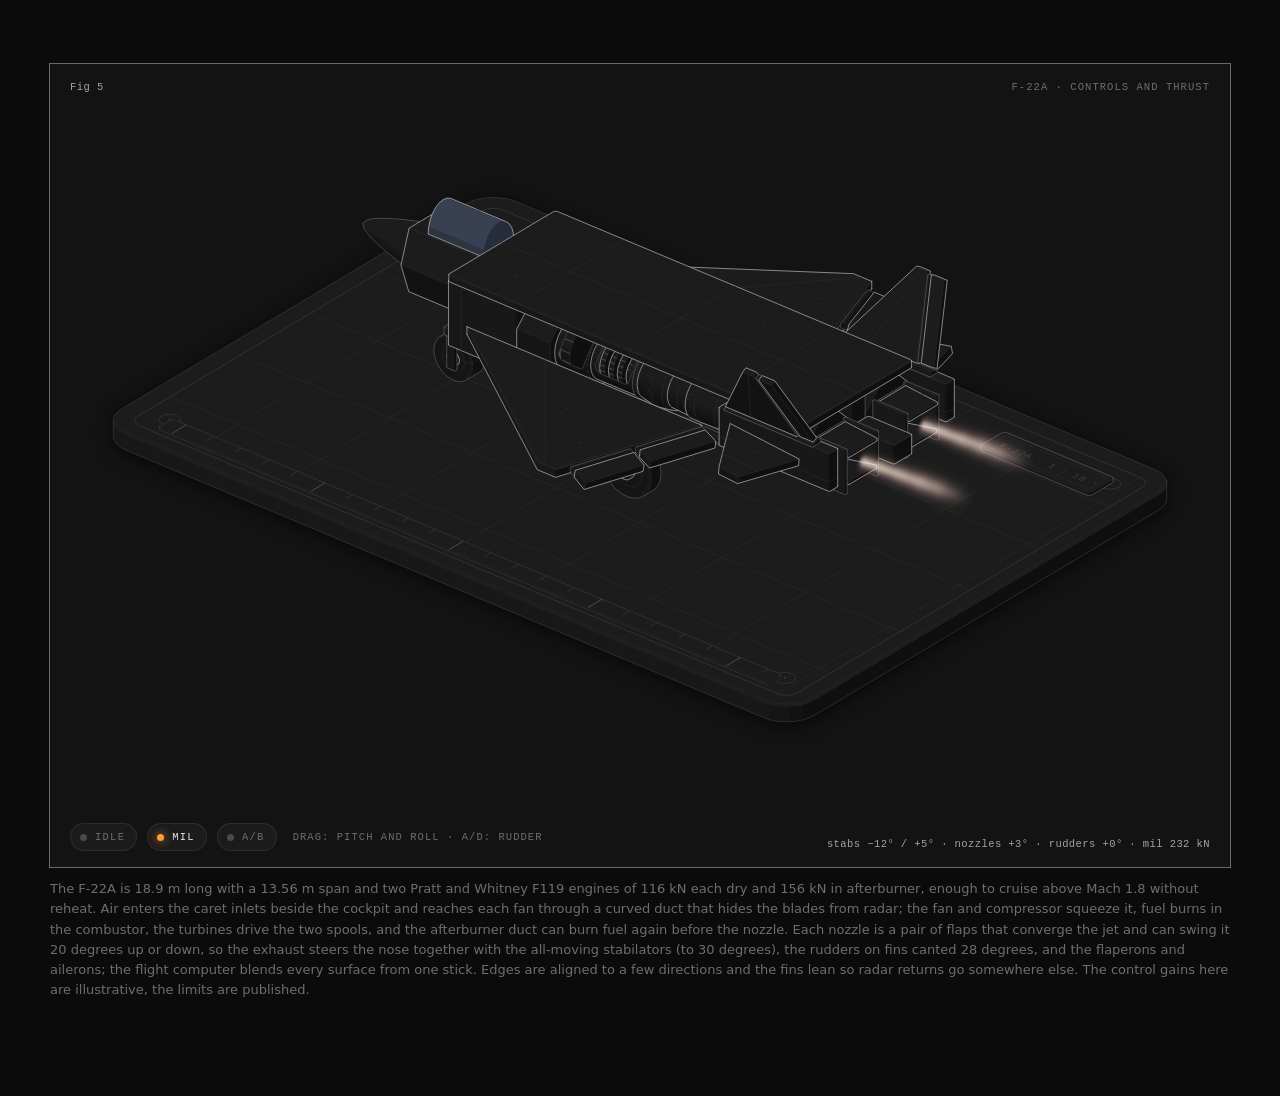
<file: f22/f22.html>
<!doctype html><html lang="en"><head><meta charset="utf-8"><meta name="viewport" content="width=device-width, initial-scale=1"><title>F-22 Raptor</title><style>
.iso{
  --anatomy-page:#0b0b0b;--anatomy-card:#131313;--anatomy-text:#a3a3a3;--anatomy-strong:#e6e6e6;--anatomy-muted:#6e6e6e;
  --anatomy-paper:#131313;--anatomy-face:#1b1b1b;--anatomy-top:#1c1c1c;
  --anatomy-shade-0:#0f0f0f;--anatomy-shade-1:#121212;--anatomy-shade-2:#151515;--anatomy-shade-3:#181818;
  --anatomy-lit-top:#262626;--anatomy-lit-shade:#1d1d1d;
  --anatomy-hi:#d4d4d4;--anatomy-mid:#6a6a6a;--anatomy-lo:#3e3e3e;--anatomy-faint:#2a2a2a;--anatomy-lit:#ffffff;
  --anatomy-halo:#050505;--anatomy-halo-opacity:.9;--anatomy-dot:#e6e6e6;
  --anatomy-red:#ff6b6b;--anatomy-green:#6be0a0;--anatomy-blue:#6b9bff;
  --anatomy-weight:.6px;--anatomy-ease:cubic-bezier(.32,.72,0,1);
  --anatomy-mono:ui-monospace,"SF Mono",Menlo,Consolas,monospace;
  --anatomy-lift:inset 0 1px 0 0 #ffffff0a,inset 0 0 0 1px #ffffff06,0 0 0 1px #00000026,0 1px 1px -.5px #00000014,0 3px 3px -1.5px #00000014,0 6px 6px -3px #00000014,0 12px 12px -6px #00000014;
}
.iso[data-theme="light"]{
  --anatomy-page:#f2f2ef;--anatomy-card:#fbfbfa;--anatomy-text:#57575a;--anatomy-strong:#18181a;--anatomy-muted:#8c8c90;
  --anatomy-paper:#fbfbfa;--anatomy-face:#ffffff;--anatomy-top:#ffffff;
  --anatomy-shade-0:#dcdcd9;--anatomy-shade-1:#e5e5e2;--anatomy-shade-2:#ededea;--anatomy-shade-3:#f4f4f1;
  --anatomy-lit-top:#ffffff;--anatomy-lit-shade:#eeeeeb;
  --anatomy-hi:#26262a;--anatomy-mid:#8a8a8f;--anatomy-lo:#b4b4b8;--anatomy-faint:#d4d4d6;--anatomy-lit:#000000;
  --anatomy-halo:#8a8a80;--anatomy-halo-opacity:.32;--anatomy-dot:#3a3a3e;
  --anatomy-red:#e5484d;--anatomy-green:#30a46c;--anatomy-blue:#3e63dd;
  --anatomy-lift:inset 0 1px 0 0 #ffffff,0 0 0 1px #0000000f,0 1px 1px -.5px #0000000a,0 3px 3px -1.5px #0000000a,0 6px 6px -3px #0000000a,0 12px 12px -6px #0000000a;
}
.iso-svg{display:block;width:100%;height:auto;overflow:visible}
.iso-svg path,.iso-svg circle{vector-effect:non-scaling-stroke}
.iso-fill{fill:var(--anatomy-paper);stroke:none}
.iso-solid[data-lit]>.iso-fill{fill:var(--anatomy-face)}
.iso-shade,.iso-top{stroke:none}
.iso-shade[data-shade="0"]{fill:var(--anatomy-shade-0)}
.iso-shade[data-shade="1"]{fill:var(--anatomy-shade-1)}
.iso-shade[data-shade="2"]{fill:var(--anatomy-shade-2)}
.iso-shade[data-shade="3"]{fill:var(--anatomy-shade-3)}
.iso-top{fill:var(--anatomy-top)}
.iso-solid[data-lit]>.iso-top{fill:var(--anatomy-lit-top)}
.iso-solid[data-lit]>.iso-shade{fill:var(--anatomy-lit-shade)}
.iso-solid[data-seamless]>.iso-shade,.iso-solid[data-seamless]>.iso-top{stroke-width:.4;stroke-linejoin:round}
.iso-solid[data-seamless]>.iso-shade[data-shade="0"]{stroke:var(--anatomy-shade-0)}
.iso-solid[data-seamless]>.iso-shade[data-shade="1"]{stroke:var(--anatomy-shade-1)}
.iso-solid[data-seamless]>.iso-shade[data-shade="2"]{stroke:var(--anatomy-shade-2)}
.iso-solid[data-seamless]>.iso-shade[data-shade="3"]{stroke:var(--anatomy-shade-3)}
.iso-solid[data-seamless]>.iso-top{stroke:var(--anatomy-top)}
.iso-solid[data-seamless][data-lit]>.iso-top{stroke:var(--anatomy-lit-top)}
.iso-solid[data-seamless][data-lit]>.iso-shade{stroke:var(--anatomy-lit-shade)}
.iso-solid[data-lit]>.iso-edge{stroke:var(--anatomy-lit)}
.iso-halo{fill:var(--anatomy-halo);stroke:none;filter:blur(9px);opacity:var(--anatomy-halo-opacity);transform:translateY(3px)}
.iso-line{fill:none;stroke:var(--anatomy-lo);stroke-width:var(--anatomy-weight);stroke-linecap:round;stroke-linejoin:round}
.iso-line[data-tone="hi"]{stroke:var(--anatomy-hi)}
.iso-line[data-tone="mid"]{stroke:var(--anatomy-mid)}
.iso-line[data-tone="lo"]{stroke:var(--anatomy-lo)}
.iso-line[data-tone="faint"]{stroke:var(--anatomy-faint)}
.iso-line[data-tone="lit"]{stroke:var(--anatomy-lit)}
.iso-line[data-tone="red"]{stroke:var(--anatomy-red)}
.iso-line[data-tone="green"]{stroke:var(--anatomy-green)}
.iso-line[data-tone="blue"]{stroke:var(--anatomy-blue)}
.iso-line[data-dotted]{stroke-dasharray:.01 3.5;stroke-width:1}
.iso-line[data-dashed]{stroke-dasharray:3 3}
.iso-line[data-flow]{stroke-dasharray:2 6}
.iso-wire-end{fill:var(--anatomy-paper);stroke:var(--anatomy-lo);stroke-width:var(--anatomy-weight)}
.iso-wire[data-tone="hi"] .iso-wire-end{stroke:var(--anatomy-hi)}
.iso-wire[data-tone="mid"] .iso-wire-end{stroke:var(--anatomy-mid)}
.iso-wire[data-tone="faint"] .iso-wire-end{stroke:var(--anatomy-faint)}
.iso-wire[data-tone="lit"] .iso-wire-end{stroke:var(--anatomy-lit)}
.iso-dots circle{fill:var(--anatomy-dot);stroke:none;opacity:.32}
.iso-dots[data-tone="hi"] circle{opacity:.85}
.iso-dots[data-tone="mid"] circle{opacity:.45}
.iso-dots[data-tone="lo"] circle{opacity:.22}
.iso-dots[data-tone="faint"] circle{opacity:.12}
.iso-face-text{fill:var(--anatomy-mid);font-family:var(--anatomy-mono);letter-spacing:.04em}
.iso-face-text[data-tone="hi"]{fill:var(--anatomy-hi)}
.iso-face-text[data-tone="lo"]{fill:var(--anatomy-lo)}
.iso-face-text[data-tone="faint"]{fill:var(--anatomy-faint)}
.tb-body{fill:var(--anatomy-shade-2);stroke:none}
.tb-shine{fill:var(--anatomy-top);stroke:none}
.tb-shade{fill:var(--anatomy-shade-0);stroke:none}
.tb-ring{fill:none;stroke:var(--anatomy-lo);stroke-width:.45;stroke-linecap:butt;stroke-linejoin:round}
.tb-ring[data-tone="mid"]{stroke:var(--anatomy-mid)}
.tb-ring[data-tone="faint"]{stroke:var(--anatomy-faint)}
.tb-ring[data-tone="hi"]{stroke:var(--anatomy-hi)}
@keyframes iso-flow{to{stroke-dashoffset:-32}}
@keyframes iso-pulse{0%,100%{opacity:.18}12%{opacity:1}40%{opacity:.18}}
.iso-line[data-flow]{animation:iso-flow 1600ms linear infinite}
.iso-dots circle[data-pulse]{animation:iso-pulse 1600ms steps(1,end) infinite;animation-delay:var(--pulse-at,0ms)}
.iso-figure{margin:32px 0 36px}
.iso-plate{position:relative;padding:52px 24px;border-radius:0;background:var(--anatomy-card);box-shadow:0 0 0 1px var(--anatomy-mid);--anatomy-paper:var(--anatomy-card)}
.iso-plate-corners{position:absolute;inset:18px 20px;pointer-events:none}
.iso-plate-corner{position:absolute;color:var(--anatomy-muted);font-family:var(--anatomy-mono);font-size:10.5px;line-height:1;letter-spacing:.04em;white-space:nowrap}
.iso-plate-corner[data-corner="fig"]{top:0;left:0;color:var(--anatomy-text)}
.iso-plate-corner[data-corner="title"]{top:0;right:0;text-transform:uppercase;letter-spacing:.1em}
.iso-plate-corner[data-corner="hint"]{bottom:0;left:0;text-transform:uppercase;letter-spacing:.1em}
.iso-plate-corner[data-corner="readout"]{right:0;bottom:0;color:var(--anatomy-text);font-variant-numeric:tabular-nums}
.iso-plate .iso-svg{margin:0 auto}
.iso-legend{display:grid;gap:8px;margin-top:12px;color:var(--anatomy-muted);font-size:13px;line-height:1.55}
.iso-keys{display:flex;flex-wrap:wrap;gap:6px 18px}
.iso-key{display:inline-flex;align-items:center;gap:7px}
.iso-swatch{width:16px;height:10px;flex:none;overflow:visible}
.iso-swatch path{fill:none;stroke:var(--anatomy-hi);stroke-width:1;vector-effect:non-scaling-stroke;stroke-linejoin:round;stroke-linecap:round}
.iso-swatch[data-mark="raised"] path,.iso-swatch[data-mark="flat"] path{stroke:var(--anatomy-mid)}
.iso-swatch[data-mark="lit"] path{stroke:var(--anatomy-lit)}
.iso-swatch[data-mark="dim"] path{stroke:var(--anatomy-lo)}
.iso-swatch[data-mark="dotted"] path{stroke-dasharray:.01 3;stroke-width:1.4}
.iso-swatch[data-mark="dashed"] path{stroke-dasharray:3 2.5}
.iso-swatch[data-mark="red"] path{stroke:var(--anatomy-red)}
.iso-swatch[data-mark="green"] path{stroke:var(--anatomy-green)}
.iso-swatch[data-mark="blue"] path{stroke:var(--anatomy-blue)}
.iso-swatch-crease{stroke:var(--anatomy-lo)!important}
@media (max-width:560px){.iso-plate{padding:48px 12px 70px}.iso-plate-corner[data-corner="hint"]{bottom:18px}}
@media (prefers-reduced-motion:reduce){.iso-line[data-flow],.iso-dots circle[data-pulse]{animation:none}}

*{box-sizing:border-box}
html{color-scheme:dark}
body[data-theme="light"]{color-scheme:light}
body{margin:0;background:var(--anatomy-page);color:var(--anatomy-text);font:14px/1.6 ui-sans-serif,system-ui,-apple-system,"Segoe UI",sans-serif;-webkit-font-smoothing:antialiased}
.iso-page{width:min(1180px,100% - 32px);margin:64px auto 96px}
</style></head><body class="iso" data-theme="dark"><main class="iso-page"><style>.ff {
  --ff-blend: screen;
  --ff-cavity: #161616;
  --ff-glass: #8fb4ff;
  --ff-intake: #090909;
  --ff-button-hover: #232323;
  --ff-button-ring: #ffffff14;
  --ff-part-ring: #ffffff10;
  --ff-part-hover: #ffffff0a;
  --ff-lamp-off: #4a4a4a;
  --ff-lamp-on: #ff9a3c;
  --ff-lamp-glow: #ff8a3c66;
}
[data-theme="light"] .ff {
  --ff-blend: normal;
  --ff-cavity: #cbcbc8;
  --ff-glass: #3e63dd;
  --ff-intake: #6f6f6c;
  --ff-button-hover: #f0f0ed;
  --ff-button-ring: #0000001a;
  --ff-part-ring: #00000014;
  --ff-part-hover: #0000000a;
  --ff-lamp-off: #c4c4c4;
  --ff-lamp-on: #d9480f;
  --ff-lamp-glow: #d9480f55;
}
.ff .iso-plate { padding: 52px 24px 64px; overflow: hidden; }
.ff-stage { position: relative; touch-action: pan-y; -webkit-tap-highlight-color: transparent; user-select: none; -webkit-user-select: none; cursor: move; }
.ff-stage:focus-visible { outline: 1px solid var(--anatomy-muted); outline-offset: 6px; }
.ff-stage > svg, .ff-stage > canvas { display: block; width: 100%; height: auto; }
.ff-plume { position: absolute; inset: 0; height: 100% !important; pointer-events: none; mix-blend-mode: var(--ff-blend); }
.ff-cavity { fill: var(--ff-cavity); stroke: none; }
.ff-intake { fill: var(--ff-intake); stroke: none; }
.ff-cut { stroke-width: 0.8px; }
.ff-glass .iso-shade[data-shade="0"] { fill: color-mix(in srgb, var(--anatomy-shade-0), var(--ff-glass) 18%); }
.ff-glass .iso-shade[data-shade="1"] { fill: color-mix(in srgb, var(--anatomy-shade-1), var(--ff-glass) 18%); }
.ff-glass .iso-shade[data-shade="2"] { fill: color-mix(in srgb, var(--anatomy-shade-2), var(--ff-glass) 18%); }
.ff-glass .iso-shade[data-shade="3"] { fill: color-mix(in srgb, var(--anatomy-shade-3), var(--ff-glass) 18%); }
.ff-glass .iso-top { fill: color-mix(in srgb, var(--anatomy-top), var(--ff-glass) 24%); }
.ff-glass .iso-fill { fill: color-mix(in srgb, var(--anatomy-paper), var(--ff-glass) 18%); }
.ff-controls { position: absolute; left: 20px; bottom: 16px; display: flex; align-items: center; gap: 10px; font-family: var(--anatomy-mono); font-size: 10.5px; letter-spacing: 0.1em; text-transform: uppercase; color: var(--anatomy-muted); }
.ff-throttle { display: inline-flex; align-items: center; gap: 8px; height: 28px; padding: 0 12px 0 10px; border: 0; border-radius: 999px; background: var(--anatomy-face); color: var(--anatomy-muted); font: inherit; letter-spacing: 0.12em; text-transform: uppercase; cursor: pointer; box-shadow: inset 0 0 0 1px var(--ff-button-ring); transition: background 200ms var(--anatomy-ease), color 200ms var(--anatomy-ease); }
.ff-throttle:hover { background: var(--ff-button-hover); }
.ff-throttle[data-on] { color: var(--anatomy-strong); }
.ff-throttle:focus-visible { outline: 1px solid var(--anatomy-muted); outline-offset: 3px; }
.ff-lamp { width: 7px; height: 7px; border-radius: 50%; background: var(--ff-lamp-off); transition: background 240ms var(--anatomy-ease), box-shadow 240ms var(--anatomy-ease); }
.ff-throttle[data-on] .ff-lamp { background: var(--ff-lamp-on); box-shadow: 0 0 10px 2px var(--ff-lamp-glow); }
.ff-hint { margin-left: 6px; }
.ff-live { position: absolute; width: 1px; height: 1px; overflow: hidden; clip-path: inset(50%); white-space: nowrap; }
@media (max-width: 640px) {
  .ff .iso-plate { padding: 48px 8px 96px; }
  .ff .iso-plate-corner[data-corner="readout"] { bottom: 52px; right: 0; max-width: 100%; overflow: hidden; text-overflow: ellipsis; }
  .ff-controls { left: 14px; bottom: 14px; gap: 8px; max-width: calc(100% - 28px); flex-wrap: wrap; }
  .ff-hint { font-size: 9.5px; letter-spacing: 0.06em; line-height: 1.3; }
}
@media (prefers-reduced-motion: reduce) { .ff * { transition: none !important; } }
</style><figure class="iso-figure ff"><div class="iso-plate"><div class="iso-plate-corners" aria-hidden="true"><span class="iso-plate-corner" data-corner="fig">Fig 5</span><span class="iso-plate-corner" data-corner="title">F-22A · controls and thrust</span><span class="iso-plate-corner" data-corner="readout" data-readout>stick · stabilators · nozzles</span></div><div class="ff-stage" tabindex="0" role="application" aria-label="F-22 controls. Drag to move the stick in pitch and roll; A and D move the rudder; 1, 2 and 3 set idle, military and afterburner."><svg xmlns="http://www.w3.org/2000/svg" class="iso-svg" viewBox="0 0 1120 680" role="img" aria-label="An F-22 Raptor on its landing gear on a hangar floor, seen from the right rear quarter. The right engine bay has its side panels off, showing the F119: fan and compressor spools turning behind two cut windows, the combustor with its fuel manifold, the turbine and the afterburner duct, with the two-dimensional thrust-vectoring nozzle behind. The stabilators, canted fins with rudders, flaperons and ailerons move with the stick, and the nozzle flaps pitch with them. Afterburner plumes leave both nozzles."><path class="iso-halo" d="M38.8 303L38.8 299.5L40.3 296L43 292.8L47 289.9L387.5 87L392.5 84.6L398.4 82.6L404.9 81.3L411.8 80.7L418.8 80.7L425.7 81.4L432.2 82.8L437.9 84.8L1068.6 349.4L1073.5 351.9L1077.3 354.8L1079.9 358.1L1081.2 361.5L1081.2 377L1081.2 380.5L1079.7 384L1077 387.2L1073 390.1L732.5 593L727.5 595.4L721.6 597.4L715.1 598.7L708.2 599.3L701.2 599.3L694.3 598.6L687.8 597.2L682.1 595.2L51.4 330.6L46.5 328.1L42.7 325.2L40.1 321.9L38.8 318.5Z"/><g class="iso-solid"><path class="iso-fill" d="M38.8 303L38.8 299.5L40.3 296L43 292.8L47 289.9L387.5 87L392.5 84.6L398.4 82.6L404.9 81.3L411.8 80.7L418.8 80.7L425.7 81.4L432.2 82.8L437.9 84.8L1068.6 349.4L1073.5 351.9L1077.3 354.8L1079.9 358.1L1081.2 361.5L1081.2 377L1081.2 380.5L1079.7 384L1077 387.2L1073 390.1L732.5 593L727.5 595.4L721.6 597.4L715.1 598.7L708.2 599.3L701.2 599.3L694.3 598.6L687.8 597.2L682.1 595.2L51.4 330.6L46.5 328.1L42.7 325.2L40.1 321.9L38.8 318.5Z"/><path class="iso-shade" data-shade="0" d="M1081.2 377L1081.2 380.5L1081.2 365L1081.2 361.5ZM1081.2 380.5L1079.7 384L1079.7 368.5L1081.2 365ZM1079.7 384L1077 387.2L1077 371.7L1079.7 368.5ZM1077 387.2L1073 390.1L1073 374.6L1077 371.7ZM1073 390.1L732.5 593L732.5 577.5L1073 374.6ZM732.5 593L727.5 595.4L727.5 580L732.5 577.5ZM727.5 595.4L721.6 597.4L721.6 581.9L727.5 580Z"/><path class="iso-shade" data-shade="1" d="M721.6 597.4L715.1 598.7L715.1 583.2L721.6 581.9ZM715.1 598.7L708.2 599.3L708.2 583.8L715.1 583.2Z"/><path class="iso-shade" data-shade="2" d="M708.2 599.3L701.2 599.3L701.2 583.8L708.2 583.8ZM701.2 599.3L694.3 598.6L694.3 583.1L701.2 583.8ZM694.3 598.6L687.8 597.2L687.8 581.7L694.3 583.1Z"/><path class="iso-shade" data-shade="3" d="M687.8 597.2L682.1 595.2L682.1 579.7L687.8 581.7ZM682.1 595.2L51.4 330.6L51.4 315.1L682.1 579.7ZM51.4 330.6L46.5 328.1L46.5 312.6L51.4 315.1ZM46.5 328.1L42.7 325.2L42.7 309.7L46.5 312.6ZM42.7 325.2L40.1 321.9L40.1 306.4L42.7 309.7ZM40.1 321.9L38.8 318.5L38.8 303L40.1 306.4Z"/><path class="iso-top" d="M1068.6 349.4L1073.5 351.9L1077.3 354.8L1079.9 358.1L1081.2 361.5L1081.2 365L1079.7 368.5L1077 371.7L1073 374.6L732.5 577.5L727.5 580L721.6 581.9L715.1 583.2L708.2 583.8L701.2 583.8L694.3 583.1L687.8 581.7L682.1 579.7L51.4 315.1L46.5 312.6L42.7 309.7L40.1 306.4L38.8 303L38.8 299.5L40.3 296L43 292.8L47 289.9L387.5 87L392.5 84.6L398.4 82.6L404.9 81.3L411.8 80.7L418.8 80.7L425.7 81.4L432.2 82.8L437.9 84.8Z"/><path class="iso-line iso-crease" data-tone="faint" d="M1081.2 361.5L1081.2 365L1079.7 368.5L1077 371.7L1073 374.6L732.5 577.5L727.5 580L721.6 581.9L715.1 583.2L708.2 583.8L701.2 583.8L694.3 583.1L687.8 581.7L682.1 579.7L51.4 315.1L46.5 312.6L42.7 309.7L40.1 306.4L38.8 303"/><path class="iso-line iso-bevel" data-tone="faint" d="M1081.2 361.5L1076.9 364.8L1075.6 367.8L1073.2 370.7L1069.6 373.3L729.3 576L724.8 578.3L719.6 580L713.9 581.1L707.8 581.7L701.6 581.6L695.6 581L689.9 579.8L684.7 578L54.3 313.5L49.9 311.3L46.5 308.7L44.2 305.8L38.8 303"/><path class="iso-line iso-edge" data-tone="lo" d="M38.8 303L38.8 299.5L40.3 296L43 292.8L47 289.9L387.5 87L392.5 84.6L398.4 82.6L404.9 81.3L411.8 80.7L418.8 80.7L425.7 81.4L432.2 82.8L437.9 84.8L1068.6 349.4L1073.5 351.9L1077.3 354.8L1079.9 358.1L1081.2 361.5M1081.2 377L1081.2 380.5L1079.7 384L1077 387.2L1073 390.1L732.5 593L727.5 595.4L721.6 597.4L715.1 598.7L708.2 599.3L701.2 599.3L694.3 598.6L687.8 597.2L682.1 595.2L51.4 330.6L46.5 328.1L42.7 325.2L40.1 321.9L38.8 318.5M1081.2 361.5L1081.2 377M38.8 303L38.8 318.5"/></g><path class="iso-line" data-tone="faint" d="M479 116L120.1 329.9"/><path class="iso-line" data-tone="faint" d="M561.2 150.5L202.3 364.4"/><path class="iso-line" data-tone="faint" d="M643.5 185.1L284.6 398.9"/><path class="iso-line" data-tone="faint" d="M725.7 219.6L366.8 433.4"/><path class="iso-line" data-tone="faint" d="M808 254.1L449.1 467.9"/><path class="iso-line" data-tone="faint" d="M890.3 288.6L531.3 502.5"/><path class="iso-line" data-tone="faint" d="M972.5 323.1L613.6 537"/><path class="iso-line" data-tone="faint" d="M1054.8 357.6L695.9 571.5"/><path class="iso-line" data-tone="faint" d="M371.8 113.1L1024.3 386.9"/><path class="iso-line" data-tone="faint" d="M302.7 154.2L955.3 428"/><path class="iso-line" data-tone="faint" d="M233.7 195.4L886.3 469.1"/><path class="iso-line" data-tone="faint" d="M164.7 236.5L817.3 510.3"/><path class="iso-line" data-tone="faint" d="M95.7 277.6L748.2 551.4"/><path class="iso-line" data-tone="lo" d="M1054.8 357.6L1056.7 358.6L1058.3 359.8L1059.3 361.1L1059.8 362.5L1059.8 363.9L1059.2 365.2L1058.1 366.5L1056.5 367.7L716 570.6L714 571.6L711.7 572.3L709.1 572.9L706.3 573.1L703.5 573.1L700.8 572.8L698.2 572.3L695.9 571.5L65.2 306.9L63.3 305.9L61.7 304.7L60.7 303.4L60.2 302L60.2 300.6L60.8 299.3L61.9 298L63.5 296.8L404 93.9L406 92.9L408.3 92.2L410.9 91.6L413.7 91.4L416.5 91.4L419.2 91.7L421.8 92.2L424.1 93Z"/><path class="iso-line" data-tone="lo" d="M424.9 112L422.4 113.1L419.3 113.8L416 113.9L412.7 113.6L409.8 112.7L407.6 111.4L406.3 109.9L406 108.2L406.7 106.6L408.5 105.1L411 104L414.1 103.4L417.4 103.2L420.7 103.6L423.6 104.5L425.8 105.7L427.1 107.3L427.4 109L426.7 110.6ZM1033.6 367.4L1031.1 368.5L1028 369.2L1024.7 369.3L1021.4 369L1018.5 368.1L1016.3 366.8L1015 365.3L1014.7 363.6L1015.4 362L1017.2 360.5L1019.7 359.4L1022.8 358.8L1026.2 358.6L1029.4 359L1032.3 359.9L1034.5 361.1L1035.8 362.7L1036.1 364.3L1035.4 366ZM102.8 304L100.3 305.1L97.2 305.7L93.8 305.9L90.6 305.5L87.7 304.6L85.5 303.4L84.2 301.8L83.9 300.2L84.6 298.5L86.4 297.1L88.9 296L92 295.3L95.3 295.2L98.6 295.5L101.5 296.4L103.7 297.7L105 299.2L105.3 300.9L104.6 302.5ZM711.5 559.4L709 560.5L705.9 561.1L702.6 561.3L699.3 560.9L696.4 560L694.2 558.8L692.9 557.2L692.6 555.5L693.3 553.9L695.1 552.5L697.6 551.4L700.7 550.7L704 550.6L707.3 550.9L710.2 551.8L712.4 553.1L713.7 554.6L714 556.3L713.3 557.9Z"/><g class="iso-dots" data-tone="mid"><circle cx="416.7" cy="108.6" r="0.55"/><circle cx="1025.4" cy="364" r="0.55"/><circle cx="94.6" cy="300.5" r="0.55"/><circle cx="703.3" cy="555.9" r="0.55"/></g><g class="iso-solid"><path class="iso-fill" d="M84.7 307.6L85.4 306.9L95.5 300.9L96.7 300.5L98.2 300.4L99.5 300.7L698.4 552L699.2 552.6L699.3 553.3L699.3 555.2L698.7 555.9L688.6 561.9L687.4 562.3L685.9 562.4L684.6 562.1L85.7 310.8L84.9 310.2L84.7 309.5Z"/><path class="iso-shade" data-shade="0" d="M699.3 555.2L698.7 555.9L698.7 554L699.3 553.3ZM698.7 555.9L688.6 561.9L688.6 560L698.7 554ZM688.6 561.9L687.4 562.3L687.4 560.5L688.6 560Z"/><path class="iso-shade" data-shade="1" d="M687.4 562.3L685.9 562.4L685.9 560.5L687.4 560.5Z"/><path class="iso-shade" data-shade="2" d="M685.9 562.4L684.6 562.1L684.6 560.2L685.9 560.5Z"/><path class="iso-shade" data-shade="3" d="M684.6 562.1L85.7 310.8L85.7 309L684.6 560.2ZM85.7 310.8L84.9 310.2L84.9 308.4L85.7 309ZM84.9 310.2L84.7 309.5L84.7 307.6L84.9 308.4Z"/><path class="iso-top" d="M698.4 552L699.2 552.6L699.3 553.3L698.7 554L688.6 560L687.4 560.5L685.9 560.5L684.6 560.2L85.7 309L84.9 308.4L84.7 307.6L85.4 306.9L95.5 300.9L96.7 300.5L98.2 300.4L99.5 300.7Z"/><path class="iso-line iso-crease" data-tone="faint" d="M699.3 553.3L698.7 554L688.6 560L687.4 560.5L685.9 560.5L684.6 560.2L85.7 309L84.9 308.4L84.7 307.6"/><path class="iso-line iso-edge" data-tone="lo" d="M84.7 307.6L85.4 306.9L95.5 300.9L96.7 300.5L98.2 300.4L99.5 300.7L698.4 552L699.2 552.6L699.3 553.3M699.3 555.2L698.7 555.9L688.6 561.9L687.4 562.3L685.9 562.4L684.6 562.1L85.7 310.8L84.9 310.2L84.7 309.5M699.3 553.3L699.3 555.2M84.7 307.6L84.7 309.5"/></g><path class="iso-line" data-tone="lo" d="M138.1 317.3L132.1 320.8M165.5 328.8L159.6 332.3M193 340.3L187 343.9M220.4 351.8L214.4 355.4M275.2 374.8L269.2 378.4M302.6 386.3L296.7 389.9M330.1 397.8L324.1 401.4M357.5 409.3L351.5 412.9M412.3 432.3L406.3 435.9M439.7 443.8L433.8 447.4M467.2 455.3L461.2 458.9M494.6 466.8L488.6 470.4M549.4 489.8L543.4 493.4M576.8 501.3L570.8 504.9M604.2 512.8L598.3 516.4M631.7 524.3L625.7 527.9M686.5 547.4L680.5 550.9"/><path class="iso-line" data-tone="mid" d="M110.7 305.8L97.6 313.6M247.8 363.3L234.7 371.1M384.9 420.8L371.8 428.6M522 478.3L508.9 486.1M659.1 535.8L646 543.7"/><g class="iso-solid"><path class="iso-fill" d="M896.8 326.6L897.8 325.6L917.6 313.8L919.4 313.1L921.6 313L923.6 313.5L1026.7 356.8L1028 357.7L1028.2 358.8L1028.2 361.9L1027.2 362.9L1007.5 374.7L1005.6 375.3L1003.4 375.4L1001.4 374.9L898.3 331.7L897 330.8L896.8 329.7Z"/><path class="iso-shade" data-shade="0" d="M1028.2 361.9L1027.2 362.9L1027.2 359.8L1028.2 358.8ZM1027.2 362.9L1007.5 374.7L1007.5 371.6L1027.2 359.8ZM1007.5 374.7L1005.6 375.3L1005.6 372.2L1007.5 371.6Z"/><path class="iso-shade" data-shade="1" d="M1005.6 375.3L1003.4 375.4L1003.4 372.3L1005.6 372.2Z"/><path class="iso-shade" data-shade="2" d="M1003.4 375.4L1001.4 374.9L1001.4 371.8L1003.4 372.3Z"/><path class="iso-shade" data-shade="3" d="M1001.4 374.9L898.3 331.7L898.3 328.6L1001.4 371.8ZM898.3 331.7L897 330.8L897 327.7L898.3 328.6ZM897 330.8L896.8 329.7L896.8 326.6L897 327.7Z"/><path class="iso-top" d="M1026.7 356.8L1028 357.7L1028.2 358.8L1027.2 359.8L1007.5 371.6L1005.6 372.2L1003.4 372.3L1001.4 371.8L898.3 328.6L897 327.7L896.8 326.6L897.8 325.6L917.6 313.8L919.4 313.1L921.6 313L923.6 313.5Z"/><path class="iso-line iso-crease" data-tone="faint" d="M1028.2 358.8L1027.2 359.8L1007.5 371.6L1005.6 372.2L1003.4 372.3L1001.4 371.8L898.3 328.6L897 327.7L896.8 326.6"/><path class="iso-line iso-edge" data-tone="mid" d="M896.8 326.6L897.8 325.6L917.6 313.8L919.4 313.1L921.6 313L923.6 313.5L1026.7 356.8L1028 357.7L1028.2 358.8M1028.2 361.9L1027.2 362.9L1007.5 374.7L1005.6 375.3L1003.4 375.4L1001.4 374.9L898.3 331.7L897 330.8L896.8 329.7M1028.2 358.8L1028.2 361.9M896.8 326.6L896.8 329.7"/></g><path class="iso-line" data-tone="faint" d="M1021.9 358.5L1004 369.2L903.1 326.8L921 316.2Z"/><text class="iso-face-text" data-tone="lo" transform="matrix(2.742 1.15 -2.301 1.371 914.731 326.591)" font-size="3.4" text-anchor="start">F-22A · 1 : 10</text><g class="iso-dots" data-tone="mid"><circle cx="914.3" cy="322.4" r="0.45"/><circle cx="1010.8" cy="362.9" r="0.45"/></g><g class="ff-jet"><g class="it" data-i="0" data-name="gear.nose-leg#2"><g class="iso-solid"><path class="iso-fill" d="M384.6 207.7L384.8 207.5L386.4 206.5L386.9 206.4L387.4 206.5L394.5 209.5L394.8 209.7L394.8 241.3L394.6 241.6L393 242.6L392.5 242.7L392 242.6L384.9 239.6L384.6 239.4Z"/><path class="iso-shade" data-shade="0" d="M394.8 241.3L394.6 241.6L394.6 210L394.8 209.7ZM394.6 241.6L393 242.6L393 210.9L394.6 210Z"/><path class="iso-shade" data-shade="1" d="M393 242.6L392.5 242.7L392.5 211.1L393 210.9Z"/><path class="iso-shade" data-shade="2" d="M392.5 242.7L392 242.6L392 211L392.5 211.1Z"/><path class="iso-shade" data-shade="3" d="M392 242.6L384.9 239.6L384.9 208L392 211ZM384.9 239.6L384.6 239.4L384.6 207.7L384.9 208Z"/><path class="iso-top" d="M394.5 209.5L394.8 209.7L394.6 210L393 210.9L392.5 211.1L392 211L384.9 208L384.6 207.7L384.8 207.5L386.4 206.5L386.9 206.4L387.4 206.5Z"/><path class="iso-line iso-crease" data-tone="faint" d="M394.8 209.7L394.6 210L393 210.9L392.5 211.1L392 211L384.9 208L384.6 207.7"/><path class="iso-line iso-edge" data-tone="mid" d="M384.6 207.7L384.8 207.5L386.4 206.5L386.9 206.4L387.4 206.5L394.5 209.5L394.8 209.7M394.8 241.3L394.6 241.6L393 242.6L392.5 242.7L392 242.6L384.9 239.6L384.6 239.4M394.8 209.7L394.8 241.3M384.6 207.7L384.6 239.4"/></g></g><g class="it" data-i="1" data-name="gear.nose-hub#2"><g class="iso-solid"><path class="iso-fill" d="M382.2 228.8L382.4 227.6L382.9 226.6L383.5 225.7L384.3 225.1L384.5 225L385.4 224.6L386.5 224.5L387.6 224.7L388.7 225.1L389.9 225.8L391 226.7L391.9 227.7L392.8 228.9L393.5 230.2L394 231.6L394.4 233L394.5 234.3L394.4 235.6L394 236.7L393.5 237.6L392.8 238.3L392.6 238.5L391.7 239L390.7 239.2L389.6 239.2L388.5 238.9L387.4 238.3L386.2 237.6L385.2 236.6L384.3 235.4L383.5 234.2L382.9 232.8L382.4 231.4L382.2 230.1Z"/><path class="iso-shade" data-shade="0" d="M392.5 238.6L393.2 237.8L393.8 236.9L394.1 235.8L394.3 234.5L394.1 233.1L393.8 231.7L393.2 230.3L393.5 230.1L394 231.5L394.4 233L394.5 234.3L394.4 235.6L394 236.8L393.5 237.7L392.7 238.4Z"/><path class="iso-shade" data-shade="1" d="M393.2 230.3L392.5 228.9L392.7 228.8L393.5 230.1Z"/><path class="iso-shade" data-shade="2" d="M392.5 228.9L391.6 227.7L391.8 227.5L392.7 228.8ZM388.2 231.9L388.2 231.9L388.2 231.9L388.2 231.9L388.2 231.9L388.2 231.9L388.2 231.9L388.2 231.9L388.2 231.9L388.2 231.9L388.2 231.9L388.2 231.9L388.2 231.9L388.2 231.9L388.2 231.9L388.2 231.9L388.2 231.9L388.2 231.9L388.2 231.9L388.2 231.9L388.2 231.9L388.2 231.9L388.2 231.9L388.2 231.9L388.2 231.9L388.2 231.9L388.2 231.9L388.2 231.9L388.2 231.9L388.2 231.9L388.2 231.9L388.2 231.9L388.2 231.9L394.3 234.5L394.1 235.8L393.8 236.9L393.2 237.8L392.5 238.6L391.6 239L390.5 239.2L389.4 239.1L388.2 238.8L387 238.1L385.9 237.3L384.9 236.2L384 235L383.2 233.6L382.6 232.2L382.3 230.8L382.2 229.4L382.3 228.1L382.6 227L383.2 226L384 225.3L384.9 224.9L385.9 224.7L387 224.8L388.2 225.1L389.4 225.7L390.5 226.6L391.6 227.7L392.5 228.9L393.2 230.3L393.8 231.7L394.1 233.1L394.3 234.5Z"/><path class="iso-shade" data-shade="3" d="M391.6 227.7L390.5 226.6L389.4 225.7L389.6 225.6L390.8 226.5L391.8 227.5Z"/><path class="iso-top" d="M389.4 225.7L388.2 225.1L387 224.8L385.9 224.7L384.9 224.9L384 225.3L384.2 225.2L385.1 224.7L386.1 224.5L387.3 224.6L388.4 225L389.6 225.6Z"/><path class="iso-line iso-crease" data-tone="faint" d="M392.2 238.7L393 238.1L393.6 237.3L394 236.3L394.2 235.1L394.2 233.9L394 232.6L393.6 231.2L393.1 229.9L392.3 228.7L391.4 227.5L390.4 226.5L389.4 225.7L388.3 225.1L387.2 224.8L386.1 224.7L385.1 224.8L384.2 225.2"/><path class="iso-line iso-edge" data-tone="hi" d="M382.2 228.8L382.4 227.6L382.9 226.6L383.5 225.7L384.3 225.1L384.5 225L385.4 224.6L386.5 224.5L387.6 224.7L388.7 225.1L389.9 225.8L391 226.7L391.9 227.7L392.8 228.9L393.5 230.2L394 231.6L394.4 233L394.5 234.3L394.4 235.6L394 236.7L393.5 237.6L392.8 238.3L392.6 238.5L391.7 239L390.7 239.2L389.6 239.2L388.5 238.9L387.4 238.3L386.2 237.6L385.2 236.6L384.3 235.4L383.5 234.2L382.9 232.8L382.4 231.4L382.2 230.1Z"/></g></g><g class="it" data-i="2" data-name="gear.nose-wheel"><g class="iso-solid"><path class="iso-fill" d="M356.1 230.9L356.2 229.7L356.4 228.4L356.6 227.2L356.8 226.1L357.2 225L357.6 223.9L358 222.9L358.6 222L359.2 221.1L359.8 220.3L360.5 219.6L361.3 219L362.1 218.4L362.9 217.9L375.8 210.2L376.7 209.7L377.6 209.4L378.6 209.1L379.6 208.9L380.7 208.8L381.7 208.8L382.8 208.9L383.9 209L385.1 209.2L386.2 209.5L387.4 209.9L388.5 210.4L389.7 210.9L390.8 211.5L391.9 212.2L393 213L394.1 213.8L395.2 214.7L396.3 215.6L397.3 216.6L398.3 217.7L399.3 218.8L400.2 220L401.1 221.2L401.9 222.4L402.7 223.7L403.4 225L404.1 226.4L404.7 227.7L405.3 229.1L405.8 230.5L406.2 231.9L406.6 233.2L406.9 234.6L407.1 236L407.3 237.3L407.4 238.7L407.4 240L407.4 241.3L407.3 242.5L407.1 243.7L406.9 244.9L406.6 246L406.2 247.1L405.8 248.1L405.3 249.1L404.7 250L404.1 250.8L403.4 251.6L402.7 252.3L401.9 252.9L401.1 253.5L388.2 261.1L387.3 261.6L386.4 262L385.4 262.3L384.4 262.5L383.4 262.7L382.3 262.8L381.3 262.7L380.2 262.6L379 262.5L377.9 262.2L376.8 261.9L375.6 261.4L374.5 260.9L373.3 260.4L372.2 259.7L371.1 259L370 258.2L368.9 257.3L367.8 256.4L366.7 255.4L365.7 254.4L364.8 253.3L363.8 252.1L362.9 251L362.1 249.7L361.3 248.5L360.5 247.2L359.8 245.9L359.2 244.5L358.6 243.2L358 241.8L357.6 240.4L357.2 239L356.8 237.6L356.6 236.3L356.4 234.9L356.2 233.5L356.1 232.2Z"/><path class="iso-shade" data-shade="0" d="M388.3 261.1L389.9 259.9L391.3 258.4L392.4 256.7L393.3 254.7L394 252.5L394.4 250.2L394.5 247.7L394.4 245L394 242.3L393.3 239.6L392.4 236.9L391.3 234.2L404.1 226.5L405.3 229.2L406.2 231.9L406.9 234.7L407.3 237.4L407.4 240L407.3 242.5L406.9 244.9L406.2 247L405.3 249L404.1 250.7L402.8 252.2L401.2 253.4Z"/><path class="iso-shade" data-shade="1" d="M391.3 234.2L389.9 231.6L388.3 229L401.2 221.4L402.8 223.9L404.1 226.5Z"/><path class="iso-shade" data-shade="2" d="M388.3 229L386.5 226.7L384.6 224.5L397.5 216.8L399.4 219L401.2 221.4ZM375.3 239.6L375.3 239.6L375.3 239.6L375.3 239.6L375.3 239.6L375.3 239.6L375.3 239.6L375.3 239.6L375.3 239.6L375.3 239.6L375.3 239.6L375.3 239.6L375.3 239.6L375.3 239.6L375.3 239.6L375.3 239.6L375.3 239.6L375.3 239.6L375.3 239.6L375.3 239.6L375.3 239.6L375.3 239.6L375.3 239.6L375.3 239.6L375.3 239.6L375.3 239.6L375.3 239.6L375.3 239.6L375.3 239.6L375.3 239.6L375.3 239.6L375.3 239.6L375.3 239.6L375.3 239.6L375.3 239.6L375.3 239.6L375.3 239.6L375.3 239.6L375.3 239.6L375.3 239.6L375.3 239.6L375.3 239.6L375.3 239.6L375.3 239.6L375.3 239.6L375.3 239.6L375.3 239.6L375.3 239.6L375.3 239.6L375.3 239.6L375.3 239.6L375.3 239.6L375.3 239.6L375.3 239.6L394.5 247.7L394.4 250.2L394 252.5L393.3 254.7L392.4 256.7L391.3 258.4L389.9 259.9L388.3 261.1L386.5 261.9L384.6 262.5L382.5 262.8L380.4 262.7L378.2 262.3L375.9 261.5L373.6 260.5L371.4 259.2L369.2 257.6L367.1 255.7L365.1 253.7L363.2 251.4L361.6 249L360.1 246.4L358.8 243.7L357.8 241L357 238.3L356.4 235.5L356.2 232.9L356.2 230.3L356.4 227.9L357 225.6L357.8 223.5L358.8 221.6L360.1 220L361.6 218.7L363.2 217.7L365.1 217L367.1 216.6L369.2 216.5L371.4 216.7L373.6 217.3L375.9 218.2L378.2 219.3L380.4 220.8L382.5 222.5L384.6 224.5L386.5 226.7L388.3 229L389.9 231.6L391.3 234.2L392.4 236.9L393.3 239.6L394 242.3L394.4 245L394.5 247.7Z"/><path class="iso-shade" data-shade="3" d="M384.6 224.5L382.5 222.5L380.4 220.8L393.3 213.1L395.4 214.9L397.5 216.8Z"/><path class="iso-top" d="M380.4 220.8L378.2 219.3L375.9 218.2L373.6 217.3L371.4 216.7L369.2 216.5L367.1 216.6L365.1 217L363.2 217.7L376.1 210L378 209.3L380 208.9L382.1 208.8L384.3 209L386.5 209.6L388.8 210.5L391.1 211.7L393.3 213.1Z"/><path class="iso-line iso-crease" data-tone="faint" d="M388.2 261.1L389 260.6L389.8 260L390.5 259.3L391.2 258.5L391.8 257.7L392.3 256.8L392.8 255.9L393.3 254.9L393.6 253.8L393.9 252.7L394.2 251.6L394.4 250.4L394.5 249.1L394.5 247.9L394.5 246.6L394.4 245.3L394.3 243.9L394 242.6L393.7 241.2L393.4 239.8L393 238.5L392.5 237.1L391.9 235.7L391.4 234.4L390.7 233.1L390 231.7L389.2 230.5L388.4 229.2L387.6 228L386.7 226.9L385.7 225.7L384.8 224.7L383.7 223.6L382.7 222.7L381.6 221.8L380.6 220.9L379.5 220.2L378.3 219.4L377.2 218.8L376.1 218.2L374.9 217.8L373.8 217.3L372.7 217L371.6 216.8L370.4 216.6L369.4 216.5L368.3 216.5L367.2 216.5L366.2 216.7L365.2 216.9L364.3 217.2L363.4 217.6L362.5 218.1"/><path class="iso-line iso-bevel" data-tone="faint" d="M388.2 261.1L387.9 258.7L388.7 258.1L389.4 257.4L390 256.6L390.6 255.8L391.2 254.8L391.6 253.8L392 252.8L392.3 251.7L392.6 250.5L392.8 249.3L392.9 248L392.9 246.7L392.8 245.4L392.7 244.1L392.5 242.7L392.2 241.3L391.9 240L391.5 238.6L391 237.2L390.4 235.8L389.8 234.5L389.1 233.1L388.4 231.8L387.6 230.6L386.7 229.3L385.9 228.1L384.9 227L383.9 225.9L382.9 224.9L381.9 223.9L380.8 223L379.7 222.2L378.6 221.5L377.4 220.8L376.3 220.2L375.1 219.7L374 219.3L372.8 218.9L371.7 218.7L370.6 218.5L369.5 218.5L368.4 218.5L367.4 218.6L366.4 218.8L365.4 219.1L364.5 219.5L362.5 218.1"/><path class="iso-line" data-tone="faint" d="M386.3 244.2L385.9 240.9L384.8 237.4L383.1 234.1L380.8 231.2L378.2 228.8L375.3 227.2L372.5 226.4L369.9 226.6L367.6 227.6L365.8 229.4L364.7 232L364.4 235L364.7 238.4L365.8 241.8L367.6 245.1L369.9 248.1L372.5 250.4L375.3 252L378.2 252.8L380.8 252.7L383.1 251.6L384.8 249.8L385.9 247.3ZM399.2 236.5L398.8 233.2L397.7 229.7L396 226.4L393.7 223.5L391.1 221.2L388.2 219.5L385.4 218.8L382.7 218.9L380.5 219.9L378.7 221.8L377.6 224.3L377.3 227.3L377.6 230.7L378.7 234.2L380.5 237.5L382.7 240.4L385.4 242.7L388.2 244.3L391.1 245.1L393.7 245L396 244L397.7 242.1L398.8 239.6Z"/><path class="iso-line iso-edge" data-tone="mid" d="M356.1 230.9L356.2 229.7L356.4 228.4L356.6 227.2L356.8 226.1L357.2 225L357.6 223.9L358 222.9L358.6 222L359.2 221.1L359.8 220.3L360.5 219.6L361.3 219L362.1 218.4L362.9 217.9L375.8 210.2L376.7 209.7L377.6 209.4L378.6 209.1L379.6 208.9L380.7 208.8L381.7 208.8L382.8 208.9L383.9 209L385.1 209.2L386.2 209.5L387.4 209.9L388.5 210.4L389.7 210.9L390.8 211.5L391.9 212.2L393 213L394.1 213.8L395.2 214.7L396.3 215.6L397.3 216.6L398.3 217.7L399.3 218.8L400.2 220L401.1 221.2L401.9 222.4L402.7 223.7L403.4 225L404.1 226.4L404.7 227.7L405.3 229.1L405.8 230.5L406.2 231.9L406.6 233.2L406.9 234.6L407.1 236L407.3 237.3L407.4 238.7L407.4 240L407.4 241.3L407.3 242.5L407.1 243.7L406.9 244.9L406.6 246L406.2 247.1L405.8 248.1L405.3 249.1L404.7 250L404.1 250.8L403.4 251.6L402.7 252.3L401.9 252.9L401.1 253.5L388.2 261.1L387.3 261.6L386.4 262L385.4 262.3L384.4 262.5L383.4 262.7L382.3 262.8L381.3 262.7L380.2 262.6L379 262.5L377.9 262.2L376.8 261.9L375.6 261.4L374.5 260.9L373.3 260.4L372.2 259.7L371.1 259L370 258.2L368.9 257.3L367.8 256.4L366.7 255.4L365.7 254.4L364.8 253.3L363.8 252.1L362.9 251L362.1 249.7L361.3 248.5L360.5 247.2L359.8 245.9L359.2 244.5L358.6 243.2L358 241.8L357.6 240.4L357.2 239L356.8 237.6L356.6 236.3L356.4 234.9L356.2 233.5L356.1 232.2Z"/></g></g><g class="it" data-i="3" data-name="airframe.radome"><g class="iso-solid" data-seamless=""><path class="iso-fill" d="M285.8 105.6L290.3 102.8L290.5 102.7L290.7 102.6L290.9 102.5L291 102.4L291.2 102.4L291.4 102.3L296.5 101.5L296.8 101.5L301.8 101.2L302.2 101.2L307.2 101.2L312.2 101.4L317.2 101.7L317.7 101.7L322.7 102.1L327.6 102.6L332.5 103.2L337.4 103.8L342.3 104.5L347.2 105.2L352.1 105.9L356.9 106.7L357.8 106.9L358.6 107.1L359.4 107.4L360.1 107.7L360.8 108.2L361.5 108.7L362.1 109.3L362.7 110L363.3 110.7L363.8 111.5L364.2 112.3L364.6 113.3L365 114.2L365.3 115.3L365.6 116.4L365.8 117.5L366 118.7L366.1 119.9L366.1 121.2L366.1 122.4L366.1 123.8L366 125.1L365.8 126.5L365.6 127.9L365.3 129.3L365 130.7L364.6 132.1L364.2 133.5L363.8 134.9L363.3 136.3L362.7 137.7L362.1 139.1L361.5 140.4L360.8 141.7L360.1 143L359.4 144.3L358.6 145.5L357.8 146.7L356.9 147.8L356.1 148.9L355.2 149.9L354.3 150.9L353.4 151.8L352.4 152.7L351.5 153.5L350.5 154.2L349.6 154.9L348.6 155.5L347.7 156L346.7 156.4L345.8 156.8L344.8 157.1L343.9 157.3L343 157.4L342.1 157.5L341.2 157.5L340.4 157.4L339.6 157.2L338.8 156.9L338 156.6L337.3 156.2L336.6 155.7L332.6 152.8L328.7 149.9L324.7 146.9L320.8 143.8L316.9 140.8L313.1 137.6L309.2 134.5L308.8 134.1L305.1 130.8L301.4 127.5L297.7 124.1L297.4 123.8L293.9 120.2L290.6 116.4L290.4 116.2L287.4 112L287.3 111.8L287.2 111.7L287.1 111.5L287 111.3L287 111.1L286.9 110.9L286.9 110.6Z"/><path class="iso-shade" data-shade="0" d="M294.4 120.7L294.4 120.7L294.5 120.7L294.5 120.7ZM294.5 120.7L294.5 120.7L294.5 120.8L294.6 120.9L295.2 121.5L295.8 122.1L296.3 122.7L296.9 123.2L297.5 123.8L297.5 123.8L298.1 124.4L298.6 124.9L299.2 125.5L299.8 126L300.4 126.6L301 127.1L301 127.1L301.6 127.7L302.2 128.2L302.8 128.7L303.4 129.3L304 129.8L304.6 130.3L304.6 130.3L305.2 130.8L305.8 131.4L306.4 131.9L307 132.4L307.6 132.9L308.2 133.4L308.2 133.4L308.8 133.9L309.4 134.4L310 135L310.7 135.5L311.3 136L311.9 136.5L311.9 136.5L312.5 137L313.1 137.5L313.7 138L314.4 138.5L315 139L315.6 139.4L315.6 139.4L316.2 139.9L316.9 140.4L317.5 140.9L318.1 141.4L318.7 141.9L319.4 142.4L319.4 142.4L320 142.9L320.6 143.3L321.3 143.8L321.9 144.3L322.5 144.8L323.1 145.3L323.1 145.3L323.8 145.7L324.4 146.2L325.1 146.7L325.7 147.2L326.3 147.6L327 148.1L327 148.1L327.6 148.6L328.2 149.1L328.9 149.5L329.5 150L330.2 150.5L330.8 150.9L330.8 150.9L331.4 151.4L332.1 151.9L332.7 152.3L333.4 152.8L334 153.3L334.7 153.7L335.6 154.9L336.7 155.8L336.1 155.4L335.4 154.9L334.8 154.4L334.1 153.9L333.4 153.4L332.8 152.9L332.7 152.9L332.1 152.4L331.4 151.9L330.7 151.4L330.1 150.9L329.4 150.4L328.8 149.9L328.7 149.9L328.1 149.4L327.4 148.9L326.7 148.4L326.1 147.9L325.4 147.4L324.8 146.9L324.7 146.9L324.1 146.4L323.4 145.9L322.8 145.3L322.1 144.8L321.5 144.3L320.8 143.8L320.7 143.8L320.1 143.3L319.4 142.8L318.8 142.3L318.2 141.7L317.5 141.2L316.9 140.7L316.8 140.7L316.2 140.1L315.5 139.6L314.9 139.1L314.2 138.6L313.6 138.1L312.9 137.5L312.9 137.5L312.2 137L311.6 136.4L311 135.9L310.3 135.4L309.7 134.8L309.1 134.3L309 134.2L308.4 133.7L307.7 133.2L307.1 132.6L306.5 132.1L305.8 131.5L305.2 131L305.1 130.9L304.5 130.4L303.9 129.8L303.3 129.2L302.7 128.7L302 128.1L301.4 127.6L301.3 127.5L300.7 126.9L300.1 126.3L299.5 125.8L298.9 125.2L298.3 124.6L297.7 124L297.6 123.9L297 123.3L296.4 122.7L295.8 122.1L295.2 121.5L294.6 120.9L294.5 120.8ZM331.6 142.4L331.8 138.6L332.5 134.7L333.5 130.7L334.9 126.7L336.7 122.9L338.7 119.3L341 116L343.5 113.1L346.2 110.7L348.9 108.8L351.6 107.5L354.2 106.8L356.7 106.7L359 107.2L361.1 108.4L362.8 110.1L364.2 112.4L365.3 115.1L365.9 118.3L366.1 121.8L365.9 125.6L365.3 129.5L364.2 133.5L362.8 137.4L361.1 141.2L359 144.8L356.7 148.1L354.2 151L351.6 153.4L348.9 155.3L346.2 156.7L343.5 157.4L341 157.5L338.7 156.9L336.7 155.8L334.9 154.1L333.5 151.8L332.5 149L331.8 145.9L331.6 142.4L348.9 132.1L348.9 132.1L348.9 132.1L348.9 132.1L348.9 132.1L348.9 132.1L348.9 132.1L348.9 132.1L348.9 132.1L348.9 132.1L348.9 132.1L348.9 132.1L348.9 132.1L348.9 132.1L348.9 132.1L348.9 132.1L348.9 132.1L348.9 132.1L348.9 132.1L348.9 132.1L348.9 132.1L348.9 132.1L348.9 132.1L348.9 132.1L348.9 132.1L348.9 132.1L348.9 132.1L348.9 132.1L348.9 132.1L348.9 132.1L348.9 132.1L348.9 132.1L348.9 132.1L348.9 132.1L348.9 132.1L348.9 132.1L348.9 132.1L348.9 132.1L348.9 132.1L348.9 132.1L348.9 132.1Z"/><path class="iso-shade" data-shade="1" d="M287.3 111.9L287.3 111.9L287.3 111.8L287.4 111.9ZM287.4 111.9L287.3 111.8L287.7 112.4L288.2 113.1L288.7 113.7L289.1 114.3L289.6 115L290.1 115.6L290.1 115.6L290.6 116.2L291.1 116.7L291.6 117.3L292.1 117.9L292.6 118.4L293.2 119L293.2 119L293.4 119.3L293.5 119.3L293.5 119.4L293.6 119.4L293.7 119.5L294.3 120.1L294.8 120.6L295.3 121.1L295.9 121.6L296.4 122.2L296.4 122.2L297 122.7L297.6 123.2L298.1 123.7L298.7 124.2L299.3 124.7L299.8 125.2L299.8 125.2L300.4 125.7L301 126.2L301.6 126.7L302.2 127.2L302.7 127.7L303.3 128.2L303.3 128.2L303.9 128.7L304.5 129.1L305.1 129.6L305.7 130.1L306.3 130.6L306.9 131.1L306.9 131.1L307.5 131.5L308.1 132L308.7 132.5L309.3 133L309.9 133.4L310.5 133.9L310.5 133.9L311.1 134.4L311.7 134.8L312.3 135.3L312.9 135.7L313.5 136.2L314.1 136.7L314.1 136.7L314.7 137.1L315.3 137.6L315.9 138L316.5 138.5L317.2 138.9L317.8 139.4L317.8 139.4L318.4 139.9L319 140.3L319.6 140.8L320.2 141.2L320.9 141.7L321.5 142.1L321.5 142.1L322.1 142.5L322.7 143L323.4 143.4L324 143.9L324.6 144.3L325.2 144.8L325.2 144.8L325.8 145.2L326.5 145.7L327.1 146.1L327.7 146.5L328.4 147L329 147.4L329 147.4L329.6 147.9L330.2 148.3L330.9 148.7L331.5 149.2L332.1 149.6L332.8 150L333.3 151.4L333.9 152.6L334.7 153.7L334 153.3L333.4 152.8L332.7 152.3L332.1 151.9L331.4 151.4L330.8 150.9L330.8 150.9L330.2 150.5L329.5 150L328.9 149.5L328.2 149.1L327.6 148.6L327 148.1L327 148.1L326.3 147.6L325.7 147.2L325.1 146.7L324.4 146.2L323.8 145.7L323.1 145.3L323.1 145.3L322.5 144.8L321.9 144.3L321.3 143.8L320.6 143.3L320 142.9L319.4 142.4L319.4 142.4L318.7 141.9L318.1 141.4L317.5 140.9L316.9 140.4L316.2 139.9L315.6 139.4L315.6 139.4L315 139L314.4 138.5L313.7 138L313.1 137.5L312.5 137L311.9 136.5L311.9 136.5L311.3 136L310.7 135.5L310 135L309.4 134.4L308.8 133.9L308.2 133.4L308.2 133.4L307.6 132.9L307 132.4L306.4 131.9L305.8 131.4L305.2 130.8L304.6 130.3L304.6 130.3L304 129.8L303.4 129.3L302.8 128.7L302.2 128.2L301.6 127.7L301 127.1L301 127.1L300.4 126.6L299.8 126L299.2 125.5L298.6 124.9L298.1 124.4L297.5 123.8L297.5 123.8L296.9 123.2L296.3 122.7L295.8 122.1L295.2 121.5L294.6 120.9L294.5 120.8L294.5 120.7L294.4 120.7L294.4 120.6L294.1 120.3L293.9 120.2L293.4 119.5L292.8 118.9L292.2 118.3L291.7 117.6L291.1 117L290.6 116.4L290.4 116.1L289.9 115.4L289.4 114.7L288.9 114L288.4 113.3L287.9 112.6Z"/><path class="iso-shade" data-shade="2" d="M287.3 111.8L287.1 111.5L287 111.1L286.9 110.8L287 111.3L287 111.3ZM287.3 111.8L287.1 111.5L287 111.1L286.9 110.8L287.3 111.3L287.8 111.8L288.2 112.4L288.7 112.9L289.1 113.5L289.6 114L289.6 114L290.1 114.5L290.6 115L291.1 115.5L291.6 116L292.1 116.5L292.6 116.9L292.6 116.9L292.9 117.2L292.9 117.2L293 117.3L293 117.3L293.1 117.4L293.7 117.9L294.2 118.3L294.7 118.8L295.3 119.3L295.8 119.7L295.8 119.7L296.4 120.2L296.9 120.6L297.5 121.1L298 121.5L298.6 122L299.1 122.4L299.1 122.4L299.7 122.8L300.3 123.3L300.8 123.7L301.4 124.2L302 124.6L302.6 125L302.6 125L303.1 125.5L303.7 125.9L304.3 126.3L304.9 126.7L305.5 127.2L306.1 127.6L306.1 127.6L306.6 128L307.2 128.4L307.8 128.8L308.4 129.3L309 129.7L309.6 130.1L309.6 130.1L310.2 130.5L310.8 130.9L311.4 131.4L312 131.8L312.6 132.2L313.2 132.6L313.2 132.6L313.8 133L314.4 133.4L315 133.8L315.6 134.2L316.2 134.6L316.8 135L316.8 135L317.5 135.5L318.1 135.9L318.7 136.3L319.3 136.7L319.9 137.1L320.5 137.5L320.5 137.5L321.1 137.9L321.8 138.3L322.4 138.7L323 139.1L323.6 139.5L324.2 139.9L324.2 139.9L324.8 140.3L325.5 140.7L326.1 141.1L326.7 141.5L327.3 141.9L328 142.3L328 142.3L328.6 142.7L329.2 143.1L329.8 143.5L330.5 143.9L331.1 144.3L331.7 144.7L331.9 146.6L332.3 148.4L332.8 150L332.1 149.6L331.5 149.2L330.9 148.7L330.2 148.3L329.6 147.9L329 147.4L329 147.4L328.4 147L327.7 146.5L327.1 146.1L326.5 145.7L325.8 145.2L325.2 144.8L325.2 144.8L324.6 144.3L324 143.9L323.4 143.4L322.7 143L322.1 142.5L321.5 142.1L321.5 142.1L320.9 141.7L320.2 141.2L319.6 140.8L319 140.3L318.4 139.9L317.8 139.4L317.8 139.4L317.2 138.9L316.5 138.5L315.9 138L315.3 137.6L314.7 137.1L314.1 136.7L314.1 136.7L313.5 136.2L312.9 135.7L312.3 135.3L311.7 134.8L311.1 134.4L310.5 133.9L310.5 133.9L309.9 133.4L309.3 133L308.7 132.5L308.1 132L307.5 131.5L306.9 131.1L306.9 131.1L306.3 130.6L305.7 130.1L305.1 129.6L304.5 129.1L303.9 128.7L303.3 128.2L303.3 128.2L302.7 127.7L302.2 127.2L301.6 126.7L301 126.2L300.4 125.7L299.8 125.2L299.8 125.2L299.3 124.7L298.7 124.2L298.1 123.7L297.6 123.2L297 122.7L296.4 122.2L296.4 122.2L295.9 121.6L295.3 121.1L294.8 120.6L294.3 120.1L293.7 119.5L293.6 119.4L293.5 119.4L293.5 119.3L293.4 119.3L293.2 119L293.2 119L292.6 118.4L292.1 117.9L291.6 117.3L291.1 116.7L290.6 116.2L290.1 115.6L290.1 115.6L289.6 115L289.1 114.3L288.7 113.7L288.2 113.1L287.7 112.4Z"/><path class="iso-shade" data-shade="3" d="M285.8 105.6L285.8 105.6L285.8 105.6L285.8 105.6L285.8 105.6L285.8 105.6L285.8 105.6L285.8 105.6L285.8 105.6L285.8 105.6L285.8 105.6L285.8 105.6L285.8 105.6L285.8 105.6L285.8 105.6L285.8 105.6L285.8 105.6L285.8 105.6L285.8 105.6L285.8 105.7L285.8 105.7L285.8 105.8L285.9 106L286 106.3L286.1 107L286.3 107.6L286.5 108.3L286.6 108.9L286.8 109.5L286.8 109.5L287.2 109.9L287.7 110.3L288.1 110.8L288.6 111.2L289 111.6L289.5 112.1L289.5 112.1L290 112.5L290.5 112.9L291 113.3L291.5 113.7L292 114.1L292.5 114.5L292.5 114.5L292.8 114.7L292.8 114.7L292.9 114.8L292.9 114.8L293 114.9L293.6 115.3L294.1 115.6L294.7 116L295.2 116.4L295.7 116.8L295.7 116.8L296.3 117.2L296.9 117.6L297.4 117.9L298 118.3L298.5 118.7L299.1 119.1L299.1 119.1L299.7 119.4L300.2 119.8L300.8 120.2L301.4 120.5L302 120.9L302.5 121.3L302.5 122.6L302.5 123.8L302.6 125L302 124.6L301.4 124.2L300.8 123.7L300.3 123.3L299.7 122.8L299.1 122.4L299.1 122.4L298.6 122L298 121.5L297.5 121.1L296.9 120.6L296.4 120.2L295.8 119.7L295.8 119.7L295.3 119.3L294.7 118.8L294.2 118.3L293.7 117.9L293.1 117.4L293 117.3L293 117.3L292.9 117.2L292.9 117.2L292.6 116.9L292.6 116.9L292.1 116.5L291.6 116L291.1 115.5L290.6 115L290.1 114.5L289.6 114L289.6 114L289.1 113.5L288.7 112.9L288.2 112.4L287.8 111.8L287.3 111.3L286.9 110.8L286.9 110.7L286.7 109.9L286.5 109L286.3 108.2L286.2 107.3L286 106.5L285.9 106L285.9 105.8L285.8 105.7L285.8 105.7ZM302.6 125L302.5 123.8L302.5 122.6L302.5 121.3L302.5 121.3L302.5 122.6L302.5 123.8L302.6 125ZM317.5 101.7L317.5 101.7L317.5 101.7L317.4 101.7ZM317.4 101.7L317.5 101.7L318.3 101.8L319.2 101.8L320 101.9L320.8 102L321.6 102L322.5 102.1L322.6 102.1L323.4 102.2L324.2 102.3L325 102.4L325.9 102.4L326.7 102.5L327.5 102.6L327.6 102.6L328.4 102.7L329.2 102.8L330.1 102.9L330.9 103L331.7 103.1L332.5 103.2L332.6 103.2L333.4 103.3L334.2 103.4L335.1 103.5L335.9 103.6L336.7 103.7L337.5 103.8L337.6 103.8L338.4 103.9L339.2 104L340 104.2L340.9 104.3L341.7 104.4L342.5 104.5L342.6 104.5L343.4 104.6L344.2 104.7L345 104.9L345.8 105L346.6 105.1L347.5 105.2L347.5 105.2L348.3 105.3L349.1 105.5L350 105.6L350.8 105.7L351.6 105.9L352.4 106L352.5 106L353.3 106.1L354.1 106.3L354.9 106.4L355.7 106.5L356.5 106.6L357.3 106.8L355.9 106.7L355.1 106.5L354.3 106.4L353.5 106.3L352.7 106.1L351.9 106L351.1 105.9L351.1 105.9L350.3 105.8L349.5 105.6L348.7 105.5L347.9 105.4L347.1 105.3L346.3 105.1L346.3 105.1L345.5 105L344.7 104.9L343.9 104.8L343.1 104.7L342.3 104.5L341.5 104.4L341.5 104.4L340.7 104.3L340 104.2L339.2 104.1L338.4 104L337.6 103.9L336.8 103.8L336.8 103.8L336 103.6L335.2 103.5L334.4 103.4L333.5 103.3L332.7 103.2L331.9 103.1L331.9 103.1L331.1 103L330.3 102.9L329.5 102.9L328.7 102.8L327.9 102.7L327.1 102.6L327.1 102.6L326.3 102.5L325.5 102.4L324.7 102.3L323.9 102.3L323.1 102.2L322.3 102.1L322.3 102.1L321.5 102L320.7 102L319.8 101.9L319 101.8L318.2 101.8ZM302.6 125L302.5 123.8L302.5 122.6L302.5 121.3L303.1 121.6L303.7 122L304.3 122.4L304.9 122.7L305.5 123.1L306.1 123.5L306.1 123.5L306.7 123.8L307.3 124.2L307.9 124.5L308.4 124.9L309 125.3L309.6 125.6L309.6 125.6L310.2 126L310.8 126.3L311.5 126.7L312.1 127L312.7 127.4L313.3 127.8L313.3 127.8L313.9 128.1L314.5 128.5L315.1 128.8L315.7 129.2L316.3 129.5L316.9 129.9L316.9 129.9L317.5 130.2L318.2 130.6L318.8 130.9L319.4 131.3L320 131.6L320.6 132L320.6 132L321.2 132.3L321.9 132.7L322.5 133L323.1 133.4L323.7 133.7L324.3 134.1L324.3 134.1L325 134.4L325.6 134.8L326.2 135.1L326.8 135.5L327.5 135.8L328.1 136.2L328.1 136.2L328.7 136.5L329.4 136.9L330 137.2L330.6 137.6L331.2 137.9L331.9 138.3L331.7 140.5L331.6 142.6L331.7 144.7L331.1 144.3L330.5 143.9L329.8 143.5L329.2 143.1L328.6 142.7L328 142.3L328 142.3L327.3 141.9L326.7 141.5L326.1 141.1L325.5 140.7L324.8 140.3L324.2 139.9L324.2 139.9L323.6 139.5L323 139.1L322.4 138.7L321.8 138.3L321.1 137.9L320.5 137.5L320.5 137.5L319.9 137.1L319.3 136.7L318.7 136.3L318.1 135.9L317.5 135.5L316.8 135L316.8 135L316.2 134.6L315.6 134.2L315 133.8L314.4 133.4L313.8 133L313.2 132.6L313.2 132.6L312.6 132.2L312 131.8L311.4 131.4L310.8 130.9L310.2 130.5L309.6 130.1L309.6 130.1L309 129.7L308.4 129.3L307.8 128.8L307.2 128.4L306.6 128L306.1 127.6L306.1 127.6L305.5 127.2L304.9 126.7L304.3 126.3L303.7 125.9L303.1 125.5Z"/><path class="iso-top" d="M285.8 105.6L285.8 105.6L285.9 105.6L285.9 105.6L285.8 105.6L285.8 105.6L285.8 105.6L285.8 105.6L285.8 105.6L285.8 105.6L285.8 105.6L285.8 105.6L285.8 105.6L285.8 105.6L285.8 105.6L285.8 105.6L285.8 105.7ZM285.8 105.7L285.8 105.6L285.8 105.6L285.8 105.6L285.8 105.6L285.8 105.6L285.8 105.6L285.8 105.6L285.8 105.6L285.8 105.6L285.8 105.6L285.8 105.6L285.8 105.6L285.9 105.6L285.9 105.6L285.9 105.6L286 105.5L286.2 105.4L286.5 105.2L287.3 104.7L288 104.2L288.7 103.7L289.5 103.3L290.2 102.8L291.4 102.3L292.3 102.2L293.1 102.1L294 101.9L294.8 101.8L295.6 101.7L296.5 101.5L296.8 101.5L297.7 101.5L298.5 101.4L299.3 101.4L300.2 101.3L301 101.3L301.9 101.2L302.1 101.2L302.5 101.2L302.6 101.2L302.7 101.2L302.7 101.2L302.9 101.2L303.8 101.2L304.6 101.2L305.4 101.2L306.3 101.2L307.1 101.2L307.3 101.2L308.1 101.2L308.9 101.3L309.8 101.3L310.6 101.3L311.4 101.3L312.3 101.4L312.4 101.4L313.2 101.4L314.1 101.5L314.9 101.5L315.7 101.6L316.6 101.6L317.4 101.7L317.4 101.7L318.2 101.8L319 101.8L319.8 101.9L320.7 102L321.5 102L322.3 102.1L322.3 102.1L323.1 102.2L323.9 102.3L324.7 102.3L325.5 102.4L326.3 102.5L327.1 102.6L327.1 102.6L327.9 102.7L328.7 102.8L329.5 102.9L330.3 102.9L331.1 103L331.9 103.1L331.9 103.1L332.7 103.2L333.5 103.3L334.4 103.4L335.2 103.5L336 103.6L336.8 103.8L336.8 103.8L337.6 103.9L338.4 104L339.2 104.1L340 104.2L340.7 104.3L341.5 104.4L341.5 104.4L342.3 104.5L343.1 104.7L343.9 104.8L344.7 104.9L345.5 105L346.3 105.1L346.3 105.1L347.1 105.3L347.9 105.4L348.7 105.5L349.5 105.6L350.3 105.8L351.1 105.9L351.1 105.9L351.9 106L352.7 106.1L353.5 106.3L354.3 106.4L355.1 106.5L355.9 106.7L354.2 106.8L352.6 107.2L350.8 107.8L349.1 108.7L347.4 109.8L345.6 111.2L343.9 112.7L342.3 114.5L340.7 116.4L339.2 118.5L337.8 120.8L336.6 123.1L335.4 125.6L334.4 128.1L333.5 130.6L332.8 133.2L332.2 135.8L331.9 138.3L331.2 137.9L330.6 137.6L330 137.2L329.4 136.9L328.7 136.5L328.1 136.2L328.1 136.2L327.5 135.8L326.8 135.5L326.2 135.1L325.6 134.8L325 134.4L324.3 134.1L324.3 134.1L323.7 133.7L323.1 133.4L322.5 133L321.9 132.7L321.2 132.3L320.6 132L320.6 132L320 131.6L319.4 131.3L318.8 130.9L318.2 130.6L317.5 130.2L316.9 129.9L316.9 129.9L316.3 129.5L315.7 129.2L315.1 128.8L314.5 128.5L313.9 128.1L313.3 127.8L313.3 127.8L312.7 127.4L312.1 127L311.5 126.7L310.8 126.3L310.2 126L309.6 125.6L309.6 125.6L309 125.3L308.4 124.9L307.9 124.5L307.3 124.2L306.7 123.8L306.1 123.5L306.1 123.5L305.5 123.1L304.9 122.7L304.3 122.4L303.7 122L303.1 121.6L302.5 121.3L302.5 121.3L302 120.9L301.4 120.5L300.8 120.2L300.2 119.8L299.7 119.4L299.1 119.1L299.1 119.1L298.5 118.7L298 118.3L297.4 117.9L296.9 117.6L296.3 117.2L295.7 116.8L295.7 116.8L295.2 116.4L294.7 116L294.1 115.6L293.6 115.3L293 114.9L292.9 114.8L292.9 114.8L292.8 114.7L292.8 114.7L292.5 114.5L292.5 114.5L292 114.1L291.5 113.7L291 113.3L290.5 112.9L290 112.5L289.5 112.1L289.5 112.1L289 111.6L288.6 111.2L288.1 110.8L287.7 110.3L287.2 109.9L286.8 109.5L286.8 109.5L286.6 108.9L286.5 108.3L286.3 107.6L286.1 107L286 106.3L285.9 106L285.8 105.8L285.8 105.7Z"/><path class="iso-line iso-crease" data-tone="faint" d="M336.7 155.8L336.1 155.3L335.5 154.7L334.9 154L334.3 153.3L333.9 152.5L333.4 151.6L333 150.7L332.7 149.7L332.4 148.7L332.1 147.6L331.9 146.4L331.8 145.2L331.7 144L331.6 142.8L331.6 141.5L331.7 140.2L331.8 138.8L332 137.5L332.2 136.1L332.5 134.7L332.8 133.3L333.2 131.9L333.6 130.5L334 129.1L334.5 127.7L335.1 126.3L335.7 124.9L336.3 123.6L337 122.3L337.7 121L338.5 119.8L339.2 118.6L340 117.4L340.9 116.3L341.7 115.2L342.6 114.2L343.5 113.2L344.4 112.3L345.3 111.4L346.3 110.6L347.2 109.9L348.2 109.3L349.1 108.7L350.1 108.2L351 107.7L352 107.4L352.9 107.1L353.8 106.9L354.7 106.7L355.6 106.7L356.5 106.7L357.3 106.8"/><path class="iso-line iso-edge" data-tone="mid" d="M285.8 105.6L290.3 102.8L290.5 102.7L290.7 102.6L290.9 102.5L291 102.4L291.2 102.4L291.4 102.3L296.5 101.5L296.8 101.5L301.8 101.2L302.2 101.2L307.2 101.2L312.2 101.4L317.2 101.7L317.7 101.7L322.7 102.1L327.6 102.6L332.5 103.2L337.4 103.8L342.3 104.5L347.2 105.2L352.1 105.9L356.9 106.7L357.8 106.9L358.6 107.1L359.4 107.4L360.1 107.7L360.8 108.2L361.5 108.7L362.1 109.3L362.7 110L363.3 110.7L363.8 111.5L364.2 112.3L364.6 113.3L365 114.2L365.3 115.3L365.6 116.4L365.8 117.5L366 118.7L366.1 119.9L366.1 121.2L366.1 122.4L366.1 123.8L366 125.1L365.8 126.5L365.6 127.9L365.3 129.3L365 130.7L364.6 132.1L364.2 133.5L363.8 134.9L363.3 136.3L362.7 137.7L362.1 139.1L361.5 140.4L360.8 141.7L360.1 143L359.4 144.3L358.6 145.5L357.8 146.7L356.9 147.8L356.1 148.9L355.2 149.9L354.3 150.9L353.4 151.8L352.4 152.7L351.5 153.5L350.5 154.2L349.6 154.9L348.6 155.5L347.7 156L346.7 156.4L345.8 156.8L344.8 157.1L343.9 157.3L343 157.4L342.1 157.5L341.2 157.5L340.4 157.4L339.6 157.2L338.8 156.9L338 156.6L337.3 156.2L336.6 155.7L332.6 152.8L328.7 149.9L324.7 146.9L320.8 143.8L316.9 140.8L313.1 137.6L309.2 134.5L308.8 134.1L305.1 130.8L301.4 127.5L297.7 124.1L297.4 123.8L293.9 120.2L290.6 116.4L290.4 116.2L287.4 112L287.3 111.8L287.2 111.7L287.1 111.5L287 111.3L287 111.1L286.9 110.9L286.9 110.6Z"/></g></g><g class="it" data-i="4" data-name="gear.nose-hub"><g class="iso-solid"><path class="iso-fill" d="M369.1 236.6L369.3 235.4L369.7 234.4L370.4 233.5L371.2 232.9L371.4 232.8L372.3 232.4L373.4 232.3L374.5 232.5L375.6 232.9L376.8 233.6L377.8 234.5L378.8 235.5L379.7 236.7L380.4 238.1L380.9 239.4L381.3 240.8L381.4 242.1L381.3 243.4L380.9 244.5L380.4 245.4L379.7 246.2L379.5 246.3L378.6 246.8L377.6 247L376.5 247L375.4 246.7L374.2 246.1L373.1 245.4L372.1 244.4L371.2 243.3L370.4 242L369.7 240.6L369.3 239.2L369.1 237.9Z"/><path class="iso-shade" data-shade="0" d="M379.4 246.4L380.1 245.6L380.7 244.7L381 243.6L381.1 242.3L381 240.9L380.7 239.5L380.1 238.1L380.3 237.9L380.9 239.3L381.3 240.8L381.4 242.1L381.3 243.4L380.9 244.6L380.3 245.5L379.6 246.2Z"/><path class="iso-shade" data-shade="1" d="M380.1 238.1L379.4 236.7L379.6 236.6L380.3 237.9Z"/><path class="iso-shade" data-shade="2" d="M379.4 236.7L378.5 235.5L378.7 235.4L379.6 236.6ZM375.1 239.8L375.1 239.8L375.1 239.8L375.1 239.8L375.1 239.8L375.1 239.8L375.1 239.8L375.1 239.8L375.1 239.8L375.1 239.8L375.1 239.8L375.1 239.8L375.1 239.8L375.1 239.8L375.1 239.8L375.1 239.8L375.1 239.8L375.1 239.8L375.1 239.8L375.1 239.8L375.1 239.8L375.1 239.8L375.1 239.8L375.1 239.8L375.1 239.8L375.1 239.8L375.1 239.8L375.1 239.8L375.1 239.8L375.1 239.8L375.1 239.8L375.1 239.8L375.1 239.8L381.1 242.3L381 243.6L380.7 244.7L380.1 245.6L379.4 246.4L378.5 246.8L377.4 247L376.3 246.9L375.1 246.6L373.9 245.9L372.8 245.1L371.8 244L370.8 242.8L370.1 241.4L369.5 240L369.2 238.6L369.1 237.2L369.2 235.9L369.5 234.8L370.1 233.9L370.8 233.1L371.8 232.7L372.8 232.5L373.9 232.6L375.1 232.9L376.3 233.6L377.4 234.4L378.5 235.5L379.4 236.7L380.1 238.1L380.7 239.5L381 240.9L381.1 242.3Z"/><path class="iso-shade" data-shade="3" d="M378.5 235.5L377.4 234.4L376.3 233.6L376.5 233.4L377.6 234.3L378.7 235.4Z"/><path class="iso-top" d="M376.3 233.6L375.1 232.9L373.9 232.6L372.8 232.5L371.8 232.7L370.8 233.1L371.1 233L372 232.5L373 232.3L374.2 232.4L375.3 232.8L376.5 233.4Z"/><path class="iso-line iso-crease" data-tone="faint" d="M379.1 246.5L379.9 245.9L380.5 245.1L380.9 244.1L381.1 243L381.1 241.7L380.9 240.4L380.5 239L379.9 237.7L379.2 236.5L378.3 235.3L377.3 234.3L376.3 233.5L375.1 233L374 232.6L373 232.5L372 232.6L371.1 233"/><path class="iso-line iso-edge" data-tone="hi" d="M369.1 236.6L369.3 235.4L369.7 234.4L370.4 233.5L371.2 232.9L371.4 232.8L372.3 232.4L373.4 232.3L374.5 232.5L375.6 232.9L376.8 233.6L377.8 234.5L378.8 235.5L379.7 236.7L380.4 238.1L380.9 239.4L381.3 240.8L381.4 242.1L381.3 243.4L380.9 244.5L380.4 245.4L379.7 246.2L379.5 246.3L378.6 246.8L377.6 247L376.5 247L375.4 246.7L374.2 246.1L373.1 245.4L372.1 244.4L371.2 243.3L370.4 242L369.7 240.6L369.3 239.2L369.1 237.9Z"/></g></g><g class="it" data-i="5" data-name="gear.nose-leg"><g class="iso-solid"><path class="iso-fill" d="M368.8 217.2L368.9 216.9L370.5 216L371 215.9L371.5 215.9L378.7 218.9L378.9 219.2L378.9 250.8L378.8 251.1L377.1 252L376.7 252.1L376.1 252.1L369 249.1L368.8 248.8Z"/><path class="iso-shade" data-shade="0" d="M378.9 250.8L378.8 251.1L378.8 219.4L378.9 219.2ZM378.8 251.1L377.1 252L377.1 220.4L378.8 219.4Z"/><path class="iso-shade" data-shade="1" d="M377.1 252L376.7 252.1L376.7 220.5L377.1 220.4Z"/><path class="iso-shade" data-shade="2" d="M376.7 252.1L376.1 252.1L376.1 220.4L376.7 220.5Z"/><path class="iso-shade" data-shade="3" d="M376.1 252.1L369 249.1L369 217.4L376.1 220.4ZM369 249.1L368.8 248.8L368.8 217.2L369 217.4Z"/><path class="iso-top" d="M378.7 218.9L378.9 219.2L378.8 219.4L377.1 220.4L376.7 220.5L376.1 220.4L369 217.4L368.8 217.2L368.9 216.9L370.5 216L371 215.9L371.5 215.9Z"/><path class="iso-line iso-crease" data-tone="faint" d="M378.9 219.2L378.8 219.4L377.1 220.4L376.7 220.5L376.1 220.4L369 217.4L368.8 217.2"/><path class="iso-line iso-edge" data-tone="mid" d="M368.8 217.2L368.9 216.9L370.5 216L371 215.9L371.5 215.9L378.7 218.9L378.9 219.2M378.9 250.8L378.8 251.1L377.1 252L376.7 252.1L376.1 252.1L369 249.1L368.8 248.8M378.9 219.2L378.9 250.8M368.8 217.2L368.8 248.8"/></g></g><g class="it" data-i="6" data-name="gear.nose-fork"><g class="iso-solid"><path class="iso-fill" d="M366.3 208.9L366.6 208.4L383.2 198.5L384.2 198.3L385.2 198.4L396.7 203.3L397.2 203.7L397.2 210.9L396.9 211.4L380.3 221.3L379.4 221.5L378.3 221.4L366.8 216.5L366.3 216Z"/><path class="iso-shade" data-shade="0" d="M397.2 210.9L396.9 211.4L396.9 204.3L397.2 203.7ZM396.9 211.4L380.3 221.3L380.3 214.1L396.9 204.3Z"/><path class="iso-shade" data-shade="1" d="M380.3 221.3L379.4 221.5L379.4 214.4L380.3 214.1Z"/><path class="iso-shade" data-shade="2" d="M379.4 221.5L378.3 221.4L378.3 214.2L379.4 214.4Z"/><path class="iso-shade" data-shade="3" d="M378.3 221.4L366.8 216.5L366.8 209.4L378.3 214.2ZM366.8 216.5L366.3 216L366.3 208.9L366.8 209.4Z"/><path class="iso-top" d="M396.7 203.3L397.2 203.7L396.9 204.3L380.3 214.1L379.4 214.4L378.3 214.2L366.8 209.4L366.3 208.9L366.6 208.4L383.2 198.5L384.2 198.3L385.2 198.4Z"/><path class="iso-line iso-crease" data-tone="faint" d="M397.2 203.7L396.9 204.3L380.3 214.1L379.4 214.4L378.3 214.2L366.8 209.4L366.3 208.9"/><path class="iso-line iso-bevel" data-tone="faint" d="M397.2 203.7L396 204L379.7 213.7L379.3 213.9L378.8 213.8L367.7 209.1L366.3 208.9"/><path class="iso-line iso-edge" data-tone="mid" d="M366.3 208.9L366.6 208.4L383.2 198.5L384.2 198.3L385.2 198.4L396.7 203.3L397.2 203.7M397.2 210.9L396.9 211.4L380.3 221.3L379.4 221.5L378.3 221.4L366.8 216.5L366.3 216M397.2 203.7L397.2 210.9M366.3 208.9L366.3 216"/></g></g><g class="it" data-i="7" data-name="gear.nose-strut"><g class="iso-solid"><path class="iso-fill" d="M375.4 177.6L375.4 177L375.6 176.4L376.1 175.8L376.8 175.3L377.7 174.8L378.8 174.5L380 174.3L381.2 174.1L382.5 174.2L383.7 174.3L384.9 174.5L385.9 174.9L386.8 175.3L387.5 175.9L388 176.5L388.2 177.1L388.2 206L388.2 206.7L387.9 207.3L387.4 207.9L386.7 208.4L385.8 208.8L384.8 209.2L383.6 209.4L382.3 209.5L381.1 209.5L379.8 209.4L378.7 209.2L377.6 208.8L376.8 208.3L376.1 207.8L375.6 207.2L375.4 206.6Z"/><path class="iso-shade" data-shade="0" d="M388.2 206L388.2 206.7L387.9 207.3L387.4 207.9L386.7 208.4L385.8 208.8L384.8 209.2L383.6 209.4L382.3 209.5L382.3 180.6L383.6 180.4L384.8 180.2L385.8 179.9L386.7 179.4L387.4 178.9L387.9 178.3L388.2 177.7L388.2 177.1Z"/><path class="iso-shade" data-shade="1" d="M382.3 209.5L381.1 209.5L379.8 209.4L379.8 180.4L381.1 180.6L382.3 180.6Z"/><path class="iso-shade" data-shade="2" d="M379.8 209.4L378.7 209.2L377.6 208.8L377.6 179.8L378.7 180.2L379.8 180.4Z"/><path class="iso-shade" data-shade="3" d="M377.6 208.8L376.8 208.3L376.1 207.8L375.6 207.2L375.6 178.3L376.1 178.8L376.8 179.4L377.6 179.8Z"/><path class="iso-top" d="M375.6 207.2L375.4 206.6L375.4 177.6L375.6 178.3ZM386.7 179.4L385.8 179.9L384.8 180.2L383.6 180.4L382.3 180.6L381.1 180.6L379.8 180.4L378.7 180.2L377.6 179.8L376.8 179.4L376.1 178.8L375.6 178.3L375.4 177.6L375.4 177L375.6 176.4L376.1 175.8L376.8 175.3L377.7 174.8L378.8 174.5L380 174.3L381.2 174.1L382.5 174.2L383.7 174.3L384.9 174.5L385.9 174.9L386.8 175.3L387.5 175.9L388 176.5L388.2 177.1L388.2 177.7L387.9 178.3L387.4 178.9L386.7 179.4L381.8 177.4L381.8 177.4L381.8 177.4L381.8 177.4L381.8 177.4L381.8 177.4L381.8 177.4L381.8 177.4L381.8 177.4L381.8 177.4L381.8 177.4L381.8 177.4L381.8 177.4L381.8 177.4L381.8 177.4L381.8 177.4L381.8 177.4L381.8 177.4L381.8 177.4L381.8 177.4L381.8 177.4L381.8 177.4L381.8 177.4L381.8 177.4L381.8 177.4L381.8 177.4L381.8 177.4L381.8 177.4L381.8 177.4L381.8 177.4L381.8 177.4L381.8 177.4L381.8 177.4Z"/><path class="iso-line iso-edge" data-tone="mid" d="M375.4 177.6L375.4 177L375.6 176.4L376.1 175.8L376.8 175.3L377.7 174.8L378.8 174.5L380 174.3L381.2 174.1L382.5 174.2L383.7 174.3L384.9 174.5L385.9 174.9L386.8 175.3L387.5 175.9L388 176.5L388.2 177.1L388.2 206L388.2 206.7L387.9 207.3L387.4 207.9L386.7 208.4L385.8 208.8L384.8 209.2L383.6 209.4L382.3 209.5L381.1 209.5L379.8 209.4L378.7 209.2L377.6 208.8L376.8 208.3L376.1 207.8L375.6 207.2L375.4 206.6Z"/></g></g><g class="it" data-i="8" data-name="airframe.forward"><g class="iso-solid"><path class="iso-fill" d="M323.6 147.2L331.6 110.9L366.1 90.3L440.2 121.4L448.2 148.1L440.2 184.4L405.6 204.9L331.6 173.9Z"/><path class="iso-shade" data-shade="0" d="M440.2 184.4L405.6 204.9L397.6 178.2L405.6 141.9L440.2 121.4L448.2 148.1Z"/><path class="iso-shade" data-shade="1" d="M331.6 173.9L323.6 147.2L397.6 178.2L405.6 204.9Z"/><path class="iso-top" d="M323.6 147.2L331.6 110.9L405.6 141.9L397.6 178.2ZM331.6 110.9L366.1 90.3L440.2 121.4L405.6 141.9Z"/><path class="iso-line iso-crease" data-tone="faint" d="M405.6 204.9L397.6 178.2M323.6 147.2L397.6 178.2M397.6 178.2L405.6 141.9M331.6 110.9L405.6 141.9M405.6 141.9L440.2 121.4"/><path class="iso-line iso-edge" data-tone="hi" d="M323.6 147.2L331.6 110.9L366.1 90.3L440.2 121.4L448.2 148.1L440.2 184.4L405.6 204.9L331.6 173.9Z"/></g><path class="iso-line" data-tone="faint" d="M371.4 92.7L434.4 119.2M337.3 113L400.4 139.5"/></g><g class="it" data-i="9" data-name="stand.chock#2"><g class="iso-solid"><path class="iso-fill" d="M600 299.4L600.3 299L608.1 294.3L608.8 294.1L609.6 294.2L618.9 298.1L619.3 298.5L619.3 307.8L619.1 308.2L611.2 312.9L610.5 313.1L609.7 312.9L600.4 309L600 308.7Z"/><path class="iso-shade" data-shade="0" d="M619.3 307.8L619.1 308.2L619.1 298.9L619.3 298.5ZM619.1 308.2L611.2 312.9L611.2 303.6L619.1 298.9Z"/><path class="iso-shade" data-shade="1" d="M611.2 312.9L610.5 313.1L610.5 303.8L611.2 303.6Z"/><path class="iso-shade" data-shade="2" d="M610.5 313.1L609.7 312.9L609.7 303.6L610.5 303.8Z"/><path class="iso-shade" data-shade="3" d="M609.7 312.9L600.4 309L600.4 299.7L609.7 303.6ZM600.4 309L600 308.7L600 299.4L600.4 299.7Z"/><path class="iso-top" d="M618.9 298.1L619.3 298.5L619.1 298.9L611.2 303.6L610.5 303.8L609.7 303.6L600.4 299.7L600 299.4L600.3 299L608.1 294.3L608.8 294.1L609.6 294.2Z"/><path class="iso-line iso-crease" data-tone="faint" d="M619.3 298.5L619.1 298.9L611.2 303.6L610.5 303.8L609.7 303.6L600.4 299.7L600 299.4"/><path class="iso-line iso-bevel" data-tone="faint" d="M619.3 298.5L618.1 298.6L610.6 303.1L610.4 303.2L610.2 303.2L601.2 299.4L600 299.4"/><path class="iso-line iso-edge" data-tone="lo" d="M600 299.4L600.3 299L608.1 294.3L608.8 294.1L609.6 294.2L618.9 298.1L619.3 298.5M619.3 307.8L619.1 308.2L611.2 312.9L610.5 313.1L609.7 312.9L600.4 309L600 308.7M619.3 298.5L619.3 307.8M600 299.4L600 308.7"/></g></g><g class="it" data-i="10" data-name="wing.left"><g class="iso-solid"><path class="iso-fill" d="M495.4 145L771.3 156L789.3 163.6L789.3 171L727.3 249.7L495.4 152.5Z"/><path class="iso-shade" data-shade="0" d="M789.3 171L727.3 249.7L727.3 242.3L789.3 163.6Z"/><path class="iso-shade" data-shade="3" d="M727.3 249.7L495.4 152.5L495.4 145L727.3 242.3Z"/><path class="iso-top" d="M495.4 145L771.3 156L789.3 163.6L727.3 242.3Z"/><path class="iso-line iso-crease" data-tone="faint" d="M789.3 163.6L727.3 242.3L495.4 145"/><path class="iso-line iso-bevel" data-tone="faint" d="M789.3 163.6L726.8 241.4L495.4 145"/><path class="iso-line iso-edge" data-tone="hi" d="M495.4 145L771.3 156L789.3 163.6M789.3 171L727.3 249.7L495.4 152.5M495.4 145L495.4 152.5M789.3 163.6L789.3 171"/></g><path class="iso-line" data-tone="faint" d="M572.2 177.2L779.5 159.5"/><g class="iso-dots" data-tone="mid"><circle cx="593.4" cy="170.2" r="0.4"/><circle cx="671.2" cy="179.5" r="0.4"/><circle cx="740" cy="180.3" r="0.4"/></g></g><g class="it" data-i="11" data-name="airframe.intake#2"><g class="iso-solid"><path class="iso-fill" d="M430.3 127.7L430.8 126.9L474.8 100.7L476.3 100.3L477.8 100.6L543.1 128L543.9 128.7L543.9 191.7L543.4 192.5L499.4 218.7L497.9 219.1L496.3 218.8L431.1 191.4L430.3 190.7Z"/><path class="iso-shade" data-shade="0" d="M543.9 191.7L543.4 192.5L543.4 129.5L543.9 128.7ZM543.4 192.5L499.4 218.7L499.4 155.7L543.4 129.5Z"/><path class="iso-shade" data-shade="1" d="M499.4 218.7L497.9 219.1L497.9 156.1L499.4 155.7Z"/><path class="iso-shade" data-shade="2" d="M497.9 219.1L496.3 218.8L496.3 155.8L497.9 156.1Z"/><path class="iso-shade" data-shade="3" d="M496.3 218.8L431.1 191.4L431.1 128.4L496.3 155.8ZM431.1 191.4L430.3 190.7L430.3 127.7L431.1 128.4Z"/><path class="iso-top" d="M543.1 128L543.9 128.7L543.4 129.5L499.4 155.7L497.9 156.1L496.3 155.8L431.1 128.4L430.3 127.7L430.8 126.9L474.8 100.7L476.3 100.3L477.8 100.6Z"/><path class="iso-line iso-crease" data-tone="faint" d="M543.9 128.7L543.4 129.5L499.4 155.7L497.9 156.1L496.3 155.8L431.1 128.4L430.3 127.7"/><path class="iso-line iso-bevel" data-tone="faint" d="M543.9 128.7L542.1 129.1L498.5 155.1L497.8 155.4L497 155.2L432.2 128L430.3 127.7"/><path class="iso-line iso-edge" data-tone="hi" d="M430.3 127.7L430.8 126.9L474.8 100.7L476.3 100.3L477.8 100.6L543.1 128L543.9 128.7M543.9 191.7L543.4 192.5L499.4 218.7L497.9 219.1L496.3 218.8L431.1 191.4L430.3 190.7M543.9 128.7L543.9 191.7M430.3 127.7L430.3 190.7"/></g><path class="iso-line" data-tone="faint" d="M489.9 168.6L489.9 105.6"/></g><g class="it" data-i="12" data-name="airframe.canopy"><g class="iso-solid ff-glass"><path class="iso-fill" d="M350.4 116.4L350.9 109.7L352.4 102.8L354.7 96.2L357.8 90.5L361.5 85.8L365.3 82.7L369.2 81.2L372.8 81.5L427.6 104.6L430.7 106.7L433.1 110.4L434.6 115.5L435.1 121.6L405.2 139.4Z"/><path class="iso-shade" data-shade="0" d="M405.2 139.4L405.7 132.7L407.2 125.8L409.6 119.3L412.7 113.5L416.3 108.8L420.2 105.7L424 104.2L427.6 104.6L430.7 106.7L433.1 110.4L434.6 115.5L435.1 121.6Z"/><path class="iso-shade" data-shade="3" d="M350.4 116.4L350.9 109.7L405.7 132.7L405.2 139.4ZM369.2 81.2L372.8 81.5L427.6 104.6L424 104.2Z"/><path class="iso-top" d="M350.9 109.7L352.4 102.8L407.2 125.8L405.7 132.7ZM352.4 102.8L354.7 96.2L409.6 119.3L407.2 125.8ZM354.7 96.2L357.8 90.5L412.7 113.5L409.6 119.3ZM357.8 90.5L361.5 85.8L416.3 108.8L412.7 113.5ZM361.5 85.8L365.3 82.7L420.2 105.7L416.3 108.8ZM365.3 82.7L369.2 81.2L424 104.2L420.2 105.7Z"/><path class="iso-line iso-crease" data-tone="faint" d="M405.2 139.4L405.7 132.7M405.7 132.7L407.2 125.8M407.2 125.8L409.6 119.3M409.6 119.3L412.7 113.5M412.7 113.5L416.3 108.8M416.3 108.8L420.2 105.7M420.2 105.7L424 104.2M424 104.2L427.6 104.6"/><path class="iso-line iso-edge" data-tone="hi" d="M350.4 116.4L350.9 109.7L352.4 102.8L354.7 96.2L357.8 90.5L361.5 85.8L365.3 82.7L369.2 81.2L372.8 81.5L427.6 104.6L430.7 106.7L433.1 110.4L434.6 115.5L435.1 121.6L405.2 139.4Z"/></g><path class="iso-line" data-tone="lo" d="M407.7 110L407.2 103.8L405.7 98.8L403.3 95L400.2 93L396.6 92.6L392.7 94.1L388.9 97.2L385.3 101.9L382.1 107.7L379.8 114.2L378.3 121.1L377.8 127.8"/></g><g class="it" data-i="13" data-name="gear.main-hub#2"><g class="iso-solid"><path class="iso-fill" d="M636.2 286.2L636.4 284.9L636.7 283.8L637.2 282.8L637.8 282L638.5 281.3L639.4 280.8L642.1 279.1L643.1 278.8L644.1 278.7L645.2 278.7L646.3 279L647.5 279.4L648.6 280L649.7 280.8L650.8 281.8L651.8 282.8L652.7 284L653.5 285.3L654.2 286.6L654.7 288L655.1 289.4L655.3 290.7L655.4 292L655.3 293.3L655.1 294.5L654.7 295.5L654.2 296.5L653.5 297.2L652.7 297.8L649.9 299.5L649 299.9L648 300.1L647 300.2L645.8 300L644.7 299.7L643.6 299.1L642.4 298.4L641.3 297.6L640.3 296.6L639.4 295.4L638.5 294.2L637.8 292.9L637.2 291.6L636.7 290.2L636.4 288.8L636.2 287.4Z"/><path class="iso-shade" data-shade="0" d="M650.2 299.3L651.3 298.3L652 297L652.5 295.4L652.6 293.7L652.5 291.8L652 289.9L651.3 287.9L654 286.3L654.8 288.2L655.2 290.2L655.4 292L655.2 293.8L654.8 295.3L654 296.6L653 297.6Z"/><path class="iso-shade" data-shade="1" d="M651.3 287.9L650.2 286.1L653 284.5L654 286.3Z"/><path class="iso-shade" data-shade="2" d="M650.2 286.1L649 284.4L651.8 282.8L653 284.5ZM644.4 290.2L644.4 290.2L644.4 290.2L644.4 290.2L644.4 290.2L644.4 290.2L644.4 290.2L644.4 290.2L644.4 290.2L644.4 290.2L644.4 290.2L644.4 290.2L644.4 290.2L644.4 290.2L644.4 290.2L644.4 290.2L644.4 290.2L644.4 290.2L644.4 290.2L644.4 290.2L644.4 290.2L644.4 290.2L644.4 290.2L644.4 290.2L644.4 290.2L644.4 290.2L644.4 290.2L644.4 290.2L644.4 290.2L644.4 290.2L644.4 290.2L644.4 290.2L644.4 290.2L652.6 293.7L652.5 295.4L652 297L651.3 298.3L650.2 299.3L649 299.9L647.6 300.2L646 300L644.4 299.5L642.8 298.7L641.3 297.5L639.9 296.1L638.6 294.4L637.6 292.5L636.8 290.6L636.4 288.7L636.2 286.8L636.4 285L636.8 283.5L637.6 282.2L638.6 281.2L639.9 280.6L641.3 280.3L642.8 280.4L644.4 280.9L646 281.8L647.6 283L649 284.4L650.2 286.1L651.3 287.9L652 289.9L652.5 291.8L652.6 293.7Z"/><path class="iso-shade" data-shade="3" d="M649 284.4L647.6 283L646 281.8L648.8 280.2L650.3 281.3L651.8 282.8Z"/><path class="iso-top" d="M646 281.8L644.4 280.9L642.8 280.4L641.3 280.3L639.9 280.6L638.6 281.2L641.4 279.6L642.6 278.9L644 278.7L645.6 278.8L647.2 279.3L648.8 280.2Z"/><path class="iso-line iso-crease" data-tone="faint" d="M649.9 299.5L650.7 298.9L651.4 298.1L651.9 297.3L652.3 296.2L652.5 295.1L652.6 293.9L652.6 292.6L652.4 291.2L652 289.9L651.5 288.5L650.9 287.2L650.2 286L649.3 284.8L648.3 283.7L647.3 282.8L646.3 281.9L645.1 281.3L644 280.8L642.9 280.5L641.8 280.3L640.8 280.4L639.8 280.6L638.9 281"/><path class="iso-line iso-edge" data-tone="hi" d="M636.2 286.2L636.4 284.9L636.7 283.8L637.2 282.8L637.8 282L638.5 281.3L639.4 280.8L642.1 279.1L643.1 278.8L644.1 278.7L645.2 278.7L646.3 279L647.5 279.4L648.6 280L649.7 280.8L650.8 281.8L651.8 282.8L652.7 284L653.5 285.3L654.2 286.6L654.7 288L655.1 289.4L655.3 290.7L655.4 292L655.3 293.3L655.1 294.5L654.7 295.5L654.2 296.5L653.5 297.2L652.7 297.8L649.9 299.5L649 299.9L648 300.1L647 300.2L645.8 300L644.7 299.7L643.6 299.1L642.4 298.4L641.3 297.6L640.3 296.6L639.4 295.4L638.5 294.2L637.8 292.9L637.2 291.6L636.7 290.2L636.4 288.8L636.2 287.4Z"/></g><g class="iso-dots" data-tone="mid"><circle cx="652.9" cy="291" r="0.3"/><circle cx="650.1" cy="284.2" r="0.3"/><circle cx="644.3" cy="281.8" r="0.3"/><circle cx="641.4" cy="286.2" r="0.3"/><circle cx="644.3" cy="293" r="0.3"/><circle cx="650.1" cy="295.4" r="0.3"/></g></g><g class="it" data-i="14" data-name="gear.main-wheel#2"><g class="iso-solid"><path class="iso-fill" d="M610.5 284.7L610.6 283.5L610.7 282.2L610.9 281L611.1 279.8L611.3 278.6L611.7 277.5L612 276.5L612.4 275.4L612.9 274.4L613.4 273.5L614 272.6L614.6 271.7L615.3 271L615.9 270.2L616.7 269.5L617.5 268.9L618.3 268.3L619.1 267.8L628.3 262.3L629.2 261.9L630.1 261.5L631.1 261.2L632.1 260.9L633.1 260.7L634.1 260.6L635.2 260.5L636.3 260.5L637.3 260.5L638.5 260.7L639.6 260.9L640.7 261.1L641.8 261.4L643 261.8L644.1 262.2L645.3 262.7L646.4 263.3L647.6 263.9L648.7 264.6L649.8 265.3L650.9 266.1L652 266.9L653.1 267.8L654.2 268.7L655.2 269.7L656.3 270.7L657.3 271.8L658.2 272.9L659.2 274L660.1 275.2L660.9 276.4L661.8 277.7L662.6 278.9L663.3 280.2L664 281.6L664.7 282.9L665.3 284.2L665.9 285.6L666.5 287L667 288.4L667.4 289.7L667.8 291.1L668.1 292.5L668.4 293.9L668.7 295.3L668.9 296.6L669 298L669.1 299.3L669.1 300.6L669.1 301.9L669 303.1L668.9 304.4L668.7 305.6L668.4 306.8L668.1 307.9L667.8 309L667.4 310L667 311L666.5 312L665.9 312.9L665.3 313.8L664.7 314.6L664 315.4L663.3 316.1L662.6 316.8L661.8 317.4L660.9 317.9L651.7 323.4L650.9 323.9L650 324.3L649 324.6L648 324.9L647.1 325.2L646 325.3L645 325.4L643.9 325.5L642.8 325.5L641.7 325.4L640.6 325.2L639.5 325L638.4 324.7L637.2 324.4L636.1 324L634.9 323.5L633.8 323L632.6 322.4L631.5 321.7L630.4 321L629.2 320.3L628.1 319.5L627 318.6L626 317.7L624.9 316.8L623.9 315.8L622.9 314.7L621.9 313.6L620.9 312.5L620 311.3L619.1 310.1L618.3 308.9L617.5 307.7L616.7 306.4L615.9 305.1L615.3 303.7L614.6 302.4L614 301.1L613.4 299.7L612.9 298.3L612.4 296.9L612 295.5L611.7 294.2L611.3 292.8L611.1 291.4L610.9 290L610.7 288.7L610.6 287.3L610.5 286Z"/><path class="iso-shade" data-shade="0" d="M651.8 323.3L653.5 322.2L654.9 320.8L656.2 319.2L657.3 317.4L658.2 315.5L659 313.3L659.5 311L659.8 308.6L659.9 306.1L659.8 303.5L659.5 300.8L659 298.1L658.2 295.3L657.3 292.6L656.2 289.8L665.4 284.4L666.5 287.1L667.4 289.8L668.2 292.6L668.7 295.3L669 298L669.1 300.6L669 303.1L668.7 305.5L668.2 307.8L667.4 310L666.5 311.9L665.4 313.7L664.1 315.3L662.7 316.7L661 317.8Z"/><path class="iso-shade" data-shade="1" d="M656.2 289.8L654.9 287.2L653.5 284.6L651.8 282.1L661 276.6L662.7 279.1L664.1 281.7L665.4 284.4Z"/><path class="iso-shade" data-shade="2" d="M651.8 282.1L650.1 279.7L648.2 277.5L657.4 272L659.3 274.2L661 276.6ZM635.2 295.7L635.2 295.7L635.2 295.7L635.2 295.7L635.2 295.7L635.2 295.7L635.2 295.7L635.2 295.7L635.2 295.7L635.2 295.7L635.2 295.7L635.2 295.7L635.2 295.7L635.2 295.7L635.2 295.7L635.2 295.7L635.2 295.7L635.2 295.7L635.2 295.7L635.2 295.7L635.2 295.7L635.2 295.7L635.2 295.7L635.2 295.7L635.2 295.7L635.2 295.7L635.2 295.7L635.2 295.7L635.2 295.7L635.2 295.7L635.2 295.7L635.2 295.7L635.2 295.7L635.2 295.7L635.2 295.7L635.2 295.7L635.2 295.7L635.2 295.7L635.2 295.7L635.2 295.7L635.2 295.7L635.2 295.7L635.2 295.7L635.2 295.7L635.2 295.7L635.2 295.7L635.2 295.7L635.2 295.7L635.2 295.7L635.2 295.7L635.2 295.7L635.2 295.7L635.2 295.7L635.2 295.7L635.2 295.7L635.2 295.7L635.2 295.7L635.2 295.7L635.2 295.7L635.2 295.7L635.2 295.7L635.2 295.7L635.2 295.7L635.2 295.7L635.2 295.7L635.2 295.7L635.2 295.7L635.2 295.7L635.2 295.7L659.9 306.1L659.8 308.6L659.5 311L659 313.3L658.2 315.5L657.3 317.4L656.2 319.2L654.9 320.8L653.5 322.2L651.8 323.3L650.1 324.2L648.2 324.9L646.2 325.3L644.1 325.5L642 325.4L639.8 325.1L637.5 324.5L635.2 323.6L632.9 322.6L630.7 321.2L628.5 319.7L626.3 318L624.2 316.1L622.2 314L620.3 311.8L618.6 309.4L617 306.9L615.5 304.3L614.2 301.6L613.1 298.9L612.2 296.2L611.5 293.4L611 290.7L610.6 288L610.5 285.4L610.6 282.8L611 280.4L611.5 278.1L612.2 276L613.1 274L614.2 272.2L615.5 270.7L617 269.3L618.6 268.1L620.3 267.2L622.2 266.6L624.2 266.1L626.3 266L628.5 266.1L630.7 266.4L632.9 267L635.2 267.8L637.5 268.9L639.8 270.2L642 271.7L644.1 273.5L646.2 275.4L648.2 277.5L650.1 279.7L651.8 282.1L653.5 284.6L654.9 287.2L656.2 289.8L657.3 292.6L658.2 295.3L659 298.1L659.5 300.8L659.8 303.5L659.9 306.1Z"/><path class="iso-shade" data-shade="3" d="M648.2 277.5L646.2 275.4L644.1 273.5L642 271.7L651.2 266.2L653.3 268L655.4 269.9L657.4 272Z"/><path class="iso-top" d="M642 271.7L639.8 270.2L637.5 268.9L635.2 267.8L632.9 267L630.7 266.4L628.5 266.1L626.3 266L624.2 266.1L622.2 266.6L620.3 267.2L618.6 268.1L627.8 262.7L629.5 261.7L631.4 261.1L633.4 260.7L635.5 260.5L637.7 260.6L639.9 260.9L642.1 261.5L644.4 262.3L646.7 263.4L649 264.7L651.2 266.2Z"/><path class="iso-line iso-crease" data-tone="faint" d="M651.7 323.4L652.5 322.9L653.3 322.3L654.1 321.6L654.8 320.9L655.5 320.2L656.1 319.4L656.7 318.5L657.2 317.6L657.7 316.6L658.2 315.6L658.6 314.6L658.9 313.5L659.2 312.4L659.4 311.2L659.6 310L659.8 308.8L659.9 307.6L659.9 306.3L659.9 305L659.8 303.7L659.7 302.3L659.5 301L659.3 299.6L659 298.3L658.7 296.9L658.3 295.5L657.9 294.1L657.4 292.8L656.9 291.4L656.3 290.1L655.7 288.7L655 287.4L654.3 286.1L653.6 284.8L652.8 283.5L652 282.3L651.1 281.1L650.2 279.9L649.3 278.7L648.4 277.6L647.4 276.6L646.4 275.5L645.4 274.5L644.3 273.6L643.2 272.7L642.1 271.9L641 271.1L639.9 270.3L638.8 269.6L637.7 269L636.5 268.4L635.4 267.9L634.3 267.4L633.1 267.1L632 266.7L630.9 266.4L629.7 266.2L628.6 266.1L627.5 266L626.5 266L625.4 266L624.4 266.1L623.4 266.3L622.4 266.5L621.4 266.8L620.5 267.2L619.6 267.6L618.7 268.1"/><path class="iso-line iso-bevel" data-tone="faint" d="M651.7 323.4L651.1 320.4L651.9 319.8L652.6 319.1L653.3 318.4L654 317.6L654.6 316.8L655.1 315.9L655.6 315L656.1 314L656.5 312.9L656.8 311.9L657.1 310.7L657.3 309.6L657.5 308.4L657.6 307.1L657.7 305.9L657.7 304.6L657.6 303.3L657.5 301.9L657.4 300.6L657.1 299.2L656.9 297.9L656.5 296.5L656.1 295.1L655.7 293.8L655.2 292.4L654.6 291L654 289.7L653.4 288.4L652.7 287L651.9 285.8L651.2 284.5L650.3 283.3L649.5 282.1L648.6 280.9L647.6 279.8L646.7 278.7L645.7 277.6L644.7 276.6L643.6 275.7L642.6 274.8L641.5 273.9L640.4 273.1L639.2 272.4L638.1 271.7L637 271.1L635.9 270.6L634.7 270.1L633.6 269.7L632.4 269.3L631.3 269.1L630.2 268.8L629.1 268.7L628 268.6L626.9 268.6L625.9 268.7L624.9 268.8L623.9 269L622.9 269.3L622 269.6L621.1 270L618.7 268.1"/><path class="iso-line" data-tone="faint" d="M659.5 296.6L659 291.9L657.5 287.2L655.1 282.7L652 278.6L648.3 275.4L644.4 273.2L640.5 272.1L636.9 272.3L633.8 273.7L631.4 276.2L629.9 279.7L629.3 283.9L629.9 288.5L631.4 293.3L633.8 297.8L636.9 301.8L640.5 305.1L644.4 307.3L648.3 308.3L652 308.2L655.1 306.8L657.5 304.2L659 300.8Z"/><path class="iso-line iso-edge" data-tone="mid" d="M610.5 284.7L610.6 283.5L610.7 282.2L610.9 281L611.1 279.8L611.3 278.6L611.7 277.5L612 276.5L612.4 275.4L612.9 274.4L613.4 273.5L614 272.6L614.6 271.7L615.3 271L615.9 270.2L616.7 269.5L617.5 268.9L618.3 268.3L619.1 267.8L628.3 262.3L629.2 261.9L630.1 261.5L631.1 261.2L632.1 260.9L633.1 260.7L634.1 260.6L635.2 260.5L636.3 260.5L637.3 260.5L638.5 260.7L639.6 260.9L640.7 261.1L641.8 261.4L643 261.8L644.1 262.2L645.3 262.7L646.4 263.3L647.6 263.9L648.7 264.6L649.8 265.3L650.9 266.1L652 266.9L653.1 267.8L654.2 268.7L655.2 269.7L656.3 270.7L657.3 271.8L658.2 272.9L659.2 274L660.1 275.2L660.9 276.4L661.8 277.7L662.6 278.9L663.3 280.2L664 281.6L664.7 282.9L665.3 284.2L665.9 285.6L666.5 287L667 288.4L667.4 289.7L667.8 291.1L668.1 292.5L668.4 293.9L668.7 295.3L668.9 296.6L669 298L669.1 299.3L669.1 300.6L669.1 301.9L669 303.1L668.9 304.4L668.7 305.6L668.4 306.8L668.1 307.9L667.8 309L667.4 310L667 311L666.5 312L665.9 312.9L665.3 313.8L664.7 314.6L664 315.4L663.3 316.1L662.6 316.8L661.8 317.4L660.9 317.9L651.7 323.4L650.9 323.9L650 324.3L649 324.6L648 324.9L647.1 325.2L646 325.3L645 325.4L643.9 325.5L642.8 325.5L641.7 325.4L640.6 325.2L639.5 325L638.4 324.7L637.2 324.4L636.1 324L634.9 323.5L633.8 323L632.6 322.4L631.5 321.7L630.4 321L629.2 320.3L628.1 319.5L627 318.6L626 317.7L624.9 316.8L623.9 315.8L622.9 314.7L621.9 313.6L620.9 312.5L620 311.3L619.1 310.1L618.3 308.9L617.5 307.7L616.7 306.4L615.9 305.1L615.3 303.7L614.6 302.4L614 301.1L613.4 299.7L612.9 298.3L612.4 296.9L612 295.5L611.7 294.2L611.3 292.8L611.1 291.4L610.9 290L610.7 288.7L610.6 287.3L610.5 286Z"/></g></g><g class="it" data-i="15" data-name="airframe.intake"><g class="iso-solid"><path class="iso-fill" d="M370.5 163.4L371 162.6L415 136.4L416.5 136L418 136.2L483.3 163.6L484 164.3L484 227.3L483.5 228.1L439.5 254.3L438.1 254.7L436.5 254.5L371.3 227.1L370.5 226.4Z"/><path class="iso-shade" data-shade="0" d="M484 227.3L483.5 228.1L483.5 165.1L484 164.3ZM483.5 228.1L439.5 254.3L439.5 191.3L483.5 165.1Z"/><path class="iso-shade" data-shade="1" d="M439.5 254.3L438.1 254.7L438.1 191.7L439.5 191.3Z"/><path class="iso-shade" data-shade="2" d="M438.1 254.7L436.5 254.5L436.5 191.5L438.1 191.7Z"/><path class="iso-shade" data-shade="3" d="M436.5 254.5L371.3 227.1L371.3 164.1L436.5 191.5ZM371.3 227.1L370.5 226.4L370.5 163.4L371.3 164.1Z"/><path class="iso-top" d="M483.3 163.6L484 164.3L483.5 165.1L439.5 191.3L438.1 191.7L436.5 191.5L371.3 164.1L370.5 163.4L371 162.6L415 136.4L416.5 136L418 136.2Z"/><path class="iso-line iso-crease" data-tone="faint" d="M484 164.3L483.5 165.1L439.5 191.3L438.1 191.7L436.5 191.5L371.3 164.1L370.5 163.4"/><path class="iso-line iso-bevel" data-tone="faint" d="M484 164.3L482.3 164.8L438.6 190.8L438 191L437.2 190.8L372.4 163.6L370.5 163.4"/><path class="iso-line iso-edge" data-tone="hi" d="M370.5 163.4L371 162.6L415 136.4L416.5 136L418 136.2L483.3 163.6L484 164.3M484 227.3L483.5 228.1L439.5 254.3L438.1 254.7L436.5 254.5L371.3 227.1L370.5 226.4M484 164.3L484 227.3M370.5 163.4L370.5 226.4"/></g><path class="iso-line" data-tone="faint" d="M383.3 232.2L383.3 169.2"/></g><g class="it" data-i="16" data-name="gear.main-strut#2"><g class="iso-solid"><path class="iso-fill" d="M622.3 246.4L622.5 245.7L622.9 244.9L623.7 244.3L624.6 243.7L625.8 243.2L627.1 242.9L628.5 242.7L630 242.6L631.5 242.6L633 242.8L634.3 243.2L635.5 243.6L636.5 244.2L637.3 244.8L637.8 245.5L638 246.3L638 298.5L638 299.2L637.6 300L637 300.7L636.2 301.3L635.1 301.8L633.9 302.2L632.5 302.5L631 302.7L629.5 302.7L628.1 302.5L626.7 302.3L625.4 301.9L624.3 301.4L623.4 300.8L622.8 300.1L622.4 299.4L622.3 298.6Z"/><path class="iso-shade" data-shade="0" d="M638 298.4L638 299.2L637.7 299.9L637.1 300.6L636.2 301.3L635.1 301.8L633.8 302.2L632.4 302.5L630.8 302.7L630.8 250.4L632.4 250.3L633.8 250L635.1 249.6L636.2 249.1L637.1 248.4L637.7 247.7L638 246.9L638 246.2Z"/><path class="iso-shade" data-shade="1" d="M630.8 302.7L629.3 302.7L627.8 302.5L627.8 250.3L629.3 250.4L630.8 250.4Z"/><path class="iso-shade" data-shade="2" d="M627.8 302.5L626.4 302.2L625.1 301.8L625.1 249.5L626.4 250L627.8 250.3Z"/><path class="iso-shade" data-shade="3" d="M625.1 301.8L624 301.2L623.2 300.6L622.6 299.8L622.6 247.6L623.2 248.3L624 249L625.1 249.5Z"/><path class="iso-top" d="M622.6 299.8L622.3 299.1L622.3 246.9L622.6 247.6ZM636.2 249.1L635.1 249.6L633.8 250L632.4 250.3L630.8 250.4L629.3 250.4L627.8 250.3L626.4 250L625.1 249.5L624 249L623.2 248.3L622.6 247.6L622.3 246.9L622.3 246.1L622.6 245.3L623.3 244.6L624.1 244L625.2 243.4L626.5 243L628 242.7L629.5 242.6L631 242.6L632.5 242.8L633.9 243.1L635.2 243.5L636.3 244.1L637.1 244.7L637.7 245.4L638 246.2L638 246.9L637.7 247.7L637.1 248.4L636.2 249.1L630.2 246.5L630.2 246.5L630.2 246.5L630.2 246.5L630.2 246.5L630.2 246.5L630.2 246.5L630.2 246.5L630.2 246.5L630.2 246.5L630.2 246.5L630.2 246.5L630.2 246.5L630.2 246.5L630.2 246.5L630.2 246.5L630.2 246.5L630.2 246.5L630.2 246.5L630.2 246.5L630.2 246.5L630.2 246.5L630.2 246.5L630.2 246.5L630.2 246.5L630.2 246.5L630.2 246.5L630.2 246.5L630.2 246.5L630.2 246.5L630.2 246.5L630.2 246.5L630.2 246.5Z"/><path class="iso-line iso-edge" data-tone="mid" d="M622.3 246.4L622.5 245.7L622.9 244.9L623.7 244.3L624.6 243.7L625.8 243.2L627.1 242.9L628.5 242.7L630 242.6L631.5 242.6L633 242.8L634.3 243.2L635.5 243.6L636.5 244.2L637.3 244.8L637.8 245.5L638 246.3L638 298.5L638 299.2L637.6 300L637 300.7L636.2 301.3L635.1 301.8L633.9 302.2L632.5 302.5L631 302.7L629.5 302.7L628.1 302.5L626.7 302.3L625.4 301.9L624.3 301.4L623.4 300.8L622.8 300.1L622.4 299.4L622.3 298.6Z"/></g></g><g class="it" data-dyn="flaps-left" data-i="17" data-name="wing.flaps-left"><g class="iso-solid"><path class="iso-fill" d="M727.7 245.5L727.7 244.8L728 244.1L728.3 243.6L756 208.4L756.5 208L757.1 207.6L757.8 207.4L758.6 207.4L759.3 207.4L760.1 207.7L760.9 208L761.6 208.5L762.2 209.1L762.7 209.8L763 210.5L763.3 211.2L763.3 211.9L763.3 212.7L763 213.3L762.7 213.9L735 249L734.5 249.5L733.9 249.8L733.2 250L732.4 250.1L731.7 250L730.9 249.8L730.1 249.4L729.4 248.9L728.8 248.4L728.3 247.7L728 247L727.7 246.2Z"/><path class="iso-shade" data-shade="0" d="M762.7 209.8L763 210.5L763.3 211.2L763.3 211.9L763.3 212.7L763 213.3L762.7 213.9L735 249L735.4 248.4L735.6 247.8L735.7 247.1L735.6 246.3L735.4 245.6L735 244.9Z"/><path class="iso-shade" data-shade="1" d="M762.2 209.1L762.7 209.8L735 244.9L734.5 244.2Z"/><path class="iso-shade" data-shade="2" d="M760.9 208L761.6 208.5L762.2 209.1L734.5 244.2L733.9 243.6L733.2 243.1ZM727.7 245.5L727.7 244.8L728 244.1L728.3 243.6L728.8 243.1L729.4 242.7L730.1 242.5L730.9 242.5L731.7 242.6L732.4 242.8L733.2 243.1L733.9 243.6L734.5 244.2L735 244.9L735.4 245.6L735.6 246.3L735.7 247.1L735.6 247.8L735.4 248.4L735 249L734.5 249.5L733.9 249.8L733.2 250L732.4 250.1L731.7 250L730.9 249.8L730.1 249.4L729.4 248.9L728.8 248.4L728.3 247.7L728 247L727.7 246.2L727.7 245.5L731.7 246.3L731.7 246.3L731.7 246.3L731.7 246.3L731.7 246.3L731.7 246.3L731.7 246.3L731.7 246.3L731.7 246.3L731.7 246.3L731.7 246.3L731.7 246.3L731.7 246.3L731.7 246.3L731.7 246.3L731.7 246.3L731.7 246.3L731.7 246.3L731.7 246.3L731.7 246.3L731.7 246.3L731.7 246.3L731.7 246.3L731.7 246.3L731.7 246.3L731.7 246.3L731.7 246.3L731.7 246.3L731.7 246.3L731.7 246.3L731.7 246.3L731.7 246.3L731.7 246.3Z"/><path class="iso-shade" data-shade="3" d="M760.1 207.7L760.9 208L733.2 243.1L732.4 242.8Z"/><path class="iso-top" d="M756 208.4L756.5 208L757.1 207.6L757.8 207.4L758.6 207.4L759.3 207.4L760.1 207.7L732.4 242.8L731.7 242.6L730.9 242.5L730.1 242.5L729.4 242.7L728.8 243.1L728.3 243.6Z"/><path class="iso-line iso-crease" data-tone="faint" d="M728.3 243.6L729.2 242.9L730.5 242.5L731.8 242.6L733.2 243.1L734.4 244.1L735.2 245.3L735.6 246.6L735.6 247.8L735 248.9"/><path class="iso-line iso-edge" data-tone="mid" d="M727.7 245.5L727.7 244.8L728 244.1L728.3 243.6L756 208.4L756.5 208L757.1 207.6L757.8 207.4L758.6 207.4L759.3 207.4L760.1 207.7L760.9 208L761.6 208.5L762.2 209.1L762.7 209.8L763 210.5L763.3 211.2L763.3 211.9L763.3 212.7L763 213.3L762.7 213.9L735 249L734.5 249.5L733.9 249.8L733.2 250L732.4 250.1L731.7 250L730.9 249.8L730.1 249.4L729.4 248.9L728.8 248.4L728.3 247.7L728 247L727.7 246.2Z"/></g><g class="iso-solid"><path class="iso-fill" d="M735.6 250.9L735.8 243.5L763.4 208.3L782.1 212.4L781.9 219.8L754.2 255Z"/><path class="iso-shade" data-shade="0" d="M754.4 247.6L782.1 212.4L781.9 219.8L754.2 255Z"/><path class="iso-shade" data-shade="2" d="M735.8 243.5L754.4 247.6L754.2 255L735.6 250.9Z"/><path class="iso-top" d="M763.4 208.3L735.8 243.5L754.4 247.6L782.1 212.4Z"/><path class="iso-line iso-crease" data-tone="faint" d="M735.8 243.5L754.4 247.6M754.4 247.6L754.2 255M754.4 247.6L782.1 212.4"/><path class="iso-line iso-edge" data-tone="hi" d="M735.6 250.9L735.8 243.5L763.4 208.3L782.1 212.4L781.9 219.8L754.2 255Z"/></g><g class="iso-solid"><path class="iso-fill" d="M758.1 206.9L758.2 206.2L758.4 205.5L758.8 204.9L783.7 173.3L784.2 172.9L784.8 172.5L785.5 172.3L786.2 172.2L787 172.3L787.8 172.6L788.5 172.9L789.2 173.4L789.8 174L790.3 174.6L790.7 175.4L790.9 176.1L791 176.8L790.9 177.5L790.7 178.2L790.3 178.8L765.4 210.4L764.9 210.8L764.3 211.2L763.6 211.4L762.9 211.5L762.1 211.4L761.3 211.1L760.6 210.8L759.9 210.3L759.3 209.7L758.8 209.1L758.4 208.3L758.2 207.6Z"/><path class="iso-shade" data-shade="0" d="M790.3 174.6L790.7 175.4L790.9 176.1L791 176.8L790.9 177.5L790.7 178.2L790.3 178.8L765.4 210.4L765.8 209.8L766 209.1L766.1 208.4L766 207.7L765.8 207L765.4 206.2Z"/><path class="iso-shade" data-shade="1" d="M789.8 174L790.3 174.6L765.4 206.2L764.9 205.6Z"/><path class="iso-shade" data-shade="2" d="M788.5 172.9L789.2 173.4L789.8 174L764.9 205.6L764.3 205L763.6 204.5ZM758.1 206.9L758.2 206.2L758.4 205.5L758.8 204.9L759.3 204.5L759.9 204.1L760.6 203.9L761.3 203.8L762.1 203.9L762.9 204.2L763.6 204.5L764.3 205L764.9 205.6L765.4 206.2L765.8 207L766 207.7L766.1 208.4L766 209.1L765.8 209.8L765.4 210.4L764.9 210.8L764.3 211.2L763.6 211.4L762.9 211.5L762.1 211.4L761.3 211.1L760.6 210.8L759.9 210.3L759.3 209.7L758.8 209.1L758.4 208.3L758.2 207.6L758.1 206.9L762.1 207.7L762.1 207.7L762.1 207.7L762.1 207.7L762.1 207.7L762.1 207.7L762.1 207.7L762.1 207.7L762.1 207.7L762.1 207.7L762.1 207.7L762.1 207.7L762.1 207.7L762.1 207.7L762.1 207.7L762.1 207.7L762.1 207.7L762.1 207.7L762.1 207.7L762.1 207.7L762.1 207.7L762.1 207.7L762.1 207.7L762.1 207.7L762.1 207.7L762.1 207.7L762.1 207.7L762.1 207.7L762.1 207.7L762.1 207.7L762.1 207.7L762.1 207.7L762.1 207.7Z"/><path class="iso-shade" data-shade="3" d="M787.8 172.6L788.5 172.9L763.6 204.5L762.9 204.2Z"/><path class="iso-top" d="M783.7 173.3L784.2 172.9L784.8 172.5L785.5 172.3L786.2 172.2L787 172.3L787.8 172.6L762.9 204.2L762.1 203.9L761.3 203.8L760.6 203.9L759.9 204.1L759.3 204.5L758.8 204.9Z"/><path class="iso-line iso-crease" data-tone="faint" d="M758.7 205L759.7 204.2L760.9 203.9L762.3 204L763.6 204.5L764.8 205.4L765.6 206.6L766.1 207.9L766 209.2L765.5 210.3"/><path class="iso-line iso-edge" data-tone="mid" d="M758.1 206.9L758.2 206.2L758.4 205.5L758.8 204.9L783.7 173.3L784.2 172.9L784.8 172.5L785.5 172.3L786.2 172.2L787 172.3L787.8 172.6L788.5 172.9L789.2 173.4L789.8 174L790.3 174.6L790.7 175.4L790.9 176.1L791 176.8L790.9 177.5L790.7 178.2L790.3 178.8L765.4 210.4L764.9 210.8L764.3 211.2L763.6 211.4L762.9 211.5L762.1 211.4L761.3 211.1L760.6 210.8L759.9 210.3L759.3 209.7L758.8 209.1L758.4 208.3L758.2 207.6Z"/></g><g class="iso-solid"><path class="iso-fill" d="M765.6 212.5L766.5 205.2L791.4 173.6L810 179.2L809.1 186.4L784.2 218Z"/><path class="iso-shade" data-shade="0" d="M785 210.8L810 179.2L809.1 186.4L784.2 218Z"/><path class="iso-shade" data-shade="2" d="M766.5 205.2L785 210.8L784.2 218L765.6 212.5Z"/><path class="iso-top" d="M791.4 173.6L766.5 205.2L785 210.8L810 179.2Z"/><path class="iso-line iso-crease" data-tone="faint" d="M766.5 205.2L785 210.8M785 210.8L784.2 218M785 210.8L810 179.2"/><path class="iso-line iso-edge" data-tone="hi" d="M765.6 212.5L766.5 205.2L791.4 173.6L810 179.2L809.1 186.4L784.2 218Z"/></g></g><g class="it" data-i="18" data-name="stand.chock"><g class="iso-solid"><path class="iso-fill" d="M511.7 352L511.9 351.6L519.7 346.9L520.5 346.8L521.2 346.9L530.6 350.8L531 351.2L531 360.5L530.7 360.8L522.9 365.5L522.2 365.7L521.4 365.6L512 361.7L511.7 361.3Z"/><path class="iso-shade" data-shade="0" d="M531 360.5L530.7 360.8L530.7 351.5L531 351.2ZM530.7 360.8L522.9 365.5L522.9 356.2L530.7 351.5Z"/><path class="iso-shade" data-shade="1" d="M522.9 365.5L522.2 365.7L522.2 356.4L522.9 356.2Z"/><path class="iso-shade" data-shade="2" d="M522.2 365.7L521.4 365.6L521.4 356.3L522.2 356.4Z"/><path class="iso-shade" data-shade="3" d="M521.4 365.6L512 361.7L512 352.4L521.4 356.3ZM512 361.7L511.7 361.3L511.7 352L512 352.4Z"/><path class="iso-top" d="M530.6 350.8L531 351.2L530.7 351.5L522.9 356.2L522.2 356.4L521.4 356.3L512 352.4L511.7 352L511.9 351.6L519.7 346.9L520.5 346.8L521.2 346.9Z"/><path class="iso-line iso-crease" data-tone="faint" d="M531 351.2L530.7 351.5L522.9 356.2L522.2 356.4L521.4 356.3L512 352.4L511.7 352"/><path class="iso-line iso-bevel" data-tone="faint" d="M531 351.2L529.8 351.3L522.2 355.8L522.1 355.9L521.9 355.8L512.9 352L511.7 352"/><path class="iso-line iso-edge" data-tone="lo" d="M511.7 352L511.9 351.6L519.7 346.9L520.5 346.8L521.2 346.9L530.6 350.8L531 351.2M531 360.5L530.7 360.8L522.9 365.5L522.2 365.7L521.4 365.6L512 361.7L511.7 361.3M531 351.2L531 360.5M511.7 352L511.7 361.3"/></g></g><g class="it" data-i="19" data-name="gear.main-strut"><g class="iso-solid"><path class="iso-fill" d="M553.3 287.5L553.5 286.8L553.9 286.1L554.6 285.4L555.6 284.8L556.8 284.4L558.1 284L559.5 283.8L561 283.7L562.5 283.8L563.9 284L565.3 284.3L566.5 284.8L567.5 285.3L568.2 286L568.8 286.7L569 287.4L569 339.6L568.9 340.4L568.6 341.1L568 341.8L567.2 342.4L566.1 342.9L564.9 343.3L563.5 343.6L562 343.8L560.5 343.8L559 343.7L557.6 343.4L556.4 343L555.3 342.5L554.4 341.9L553.7 341.2L553.4 340.5L553.3 339.7Z"/><path class="iso-shade" data-shade="0" d="M569 339.5L569 340.3L568.6 341.1L568 341.8L567.2 342.4L566.1 342.9L564.8 343.4L563.3 343.7L561.8 343.8L561.8 291.6L563.3 291.4L564.8 291.1L566.1 290.7L567.2 290.2L568 289.5L568.6 288.8L569 288.1L569 287.3Z"/><path class="iso-shade" data-shade="1" d="M561.8 343.8L560.3 343.8L558.8 343.6L558.8 291.4L560.3 291.6L561.8 291.6Z"/><path class="iso-shade" data-shade="2" d="M558.8 343.6L557.3 343.3L556.1 342.9L556.1 290.7L557.3 291.1L558.8 291.4Z"/><path class="iso-shade" data-shade="3" d="M556.1 342.9L555 342.3L554.1 341.7L553.6 341L553.6 288.8L554.1 289.5L555 290.1L556.1 290.7Z"/><path class="iso-top" d="M553.6 341L553.3 340.2L553.3 288L553.6 288.8ZM567.2 290.2L566.1 290.7L564.8 291.1L563.3 291.4L561.8 291.6L560.3 291.6L558.8 291.4L557.3 291.1L556.1 290.7L555 290.1L554.1 289.5L553.6 288.8L553.3 288L553.3 287.2L553.6 286.5L554.2 285.8L555.1 285.1L556.2 284.6L557.5 284.2L558.9 283.9L560.4 283.7L562 283.7L563.5 283.9L564.9 284.2L566.2 284.6L567.3 285.2L568.1 285.8L568.7 286.5L569 287.3L569 288.1L568.6 288.8L568 289.5L567.2 290.2L561.1 287.6L561.1 287.6L561.1 287.6L561.1 287.6L561.1 287.6L561.1 287.6L561.1 287.6L561.1 287.6L561.1 287.6L561.1 287.6L561.1 287.6L561.1 287.6L561.1 287.6L561.1 287.6L561.1 287.6L561.1 287.6L561.1 287.6L561.1 287.6L561.1 287.6L561.1 287.6L561.1 287.6L561.1 287.6L561.1 287.6L561.1 287.6L561.1 287.6L561.1 287.6L561.1 287.6L561.1 287.6L561.1 287.6L561.1 287.6L561.1 287.6L561.1 287.6L561.1 287.6Z"/><path class="iso-line iso-edge" data-tone="mid" d="M553.3 287.5L553.5 286.8L553.9 286.1L554.6 285.4L555.6 284.8L556.8 284.4L558.1 284L559.5 283.8L561 283.7L562.5 283.8L563.9 284L565.3 284.3L566.5 284.8L567.5 285.3L568.2 286L568.8 286.7L569 287.4L569 339.6L568.9 340.4L568.6 341.1L568 341.8L567.2 342.4L566.1 342.9L564.9 343.3L563.5 343.6L562 343.8L560.5 343.8L559 343.7L557.6 343.4L556.4 343L555.3 342.5L554.4 341.9L553.7 341.2L553.4 340.5L553.3 339.7Z"/></g></g><g class="it" data-i="20" data-name="gear.main-wheel"><g class="iso-solid"><path class="iso-fill" d="M522.2 337.4L522.3 336.1L522.4 334.8L522.5 333.6L522.7 332.4L523 331.3L523.3 330.2L523.7 329.1L524.1 328.1L524.6 327.1L525.1 326.1L525.6 325.2L526.3 324.4L526.9 323.6L527.6 322.9L528.3 322.2L529.1 321.5L529.9 321L530.8 320.5L540 315L540.9 314.5L541.8 314.1L542.8 313.8L543.7 313.6L544.7 313.4L545.8 313.2L546.8 313.1L547.9 313.1L549 313.2L550.1 313.3L551.2 313.5L552.4 313.7L553.5 314.1L554.6 314.4L555.8 314.9L556.9 315.4L558.1 315.9L559.2 316.5L560.4 317.2L561.5 317.9L562.6 318.7L563.7 319.6L564.8 320.4L565.8 321.4L566.9 322.4L567.9 323.4L568.9 324.4L569.9 325.5L570.8 326.7L571.7 327.9L572.6 329.1L573.4 330.3L574.2 331.6L575 332.9L575.7 334.2L576.4 335.5L577 336.9L577.6 338.2L578.1 339.6L578.6 341L579.1 342.4L579.5 343.8L579.8 345.2L580.1 346.5L580.3 347.9L580.5 349.3L580.6 350.6L580.7 351.9L580.7 353.2L580.7 354.5L580.6 355.8L580.5 357L580.3 358.2L580.1 359.4L579.8 360.5L579.5 361.6L579.1 362.7L578.6 363.7L578.1 364.7L577.6 365.6L577 366.5L576.4 367.3L575.7 368L575 368.8L574.2 369.4L573.4 370L572.6 370.5L563.4 376L562.5 376.5L561.6 376.9L560.7 377.3L559.7 377.6L558.7 377.8L557.7 378L556.6 378.1L555.6 378.1L554.5 378.1L553.4 378L552.3 377.9L551.2 377.6L550 377.4L548.9 377L547.7 376.6L546.6 376.1L545.4 375.6L544.3 375L543.2 374.4L542 373.7L540.9 372.9L539.8 372.1L538.7 371.3L537.6 370.4L536.6 369.4L535.5 368.4L534.5 367.4L533.5 366.3L532.6 365.1L531.7 364L530.8 362.8L529.9 361.6L529.1 360.3L528.3 359L527.6 357.7L526.9 356.4L526.3 355.1L525.6 353.7L525.1 352.3L524.6 351L524.1 349.6L523.7 348.2L523.3 346.8L523 345.4L522.7 344L522.5 342.7L522.4 341.3L522.3 340L522.2 338.7Z"/><path class="iso-shade" data-shade="0" d="M563.5 376L565.1 374.8L566.6 373.4L567.9 371.9L569 370.1L569.9 368.1L570.6 366L571.1 363.7L571.4 361.3L571.5 358.7L571.4 356.1L571.1 353.4L570.6 350.7L569.9 347.9L569 345.2L567.9 342.5L577.1 337L578.2 339.7L579.1 342.5L579.8 345.2L580.3 347.9L580.6 350.6L580.7 353.2L580.6 355.8L580.3 358.2L579.8 360.5L579.1 362.6L578.2 364.6L577.1 366.4L575.8 368L574.3 369.3L572.7 370.5Z"/><path class="iso-shade" data-shade="1" d="M567.9 342.5L566.6 339.8L565.1 337.2L563.5 334.7L572.7 329.2L574.3 331.7L575.8 334.3L577.1 337Z"/><path class="iso-shade" data-shade="2" d="M563.5 334.7L561.7 332.3L559.9 330.1L569.1 324.6L570.9 326.9L572.7 329.2ZM546.9 348.4L546.9 348.4L546.9 348.4L546.9 348.4L546.9 348.4L546.9 348.4L546.9 348.4L546.9 348.4L546.9 348.4L546.9 348.4L546.9 348.4L546.9 348.4L546.9 348.4L546.9 348.4L546.9 348.4L546.9 348.4L546.9 348.4L546.9 348.4L546.9 348.4L546.9 348.4L546.9 348.4L546.9 348.4L546.9 348.4L546.9 348.4L546.9 348.4L546.9 348.4L546.9 348.4L546.9 348.4L546.9 348.4L546.9 348.4L546.9 348.4L546.9 348.4L546.9 348.4L546.9 348.4L546.9 348.4L546.9 348.4L546.9 348.4L546.9 348.4L546.9 348.4L546.9 348.4L546.9 348.4L546.9 348.4L546.9 348.4L546.9 348.4L546.9 348.4L546.9 348.4L546.9 348.4L546.9 348.4L546.9 348.4L546.9 348.4L546.9 348.4L546.9 348.4L546.9 348.4L546.9 348.4L546.9 348.4L546.9 348.4L546.9 348.4L546.9 348.4L546.9 348.4L546.9 348.4L546.9 348.4L546.9 348.4L546.9 348.4L546.9 348.4L546.9 348.4L546.9 348.4L546.9 348.4L546.9 348.4L546.9 348.4L571.5 358.7L571.4 361.3L571.1 363.7L570.6 366L569.9 368.1L569 370.1L567.9 371.9L566.6 373.4L565.1 374.8L563.5 376L561.7 376.9L559.9 377.5L557.9 378L555.8 378.1L553.6 378L551.4 377.7L549.1 377.1L546.9 376.3L544.6 375.2L542.3 373.9L540.1 372.4L538 370.6L535.9 368.7L533.9 366.6L532 364.4L530.2 362L528.6 359.5L527.2 356.9L525.9 354.3L524.8 351.5L523.9 348.8L523.1 346L522.6 343.3L522.3 340.6L522.2 338L522.3 335.5L522.6 333.1L523.1 330.8L523.9 328.6L524.8 326.7L525.9 324.9L527.2 323.3L528.6 321.9L530.2 320.8L532 319.9L533.9 319.2L535.9 318.8L538 318.6L540.1 318.7L542.3 319L544.6 319.6L546.9 320.5L549.1 321.5L551.4 322.9L553.6 324.4L555.8 326.1L557.9 328L559.9 330.1L561.7 332.3L563.5 334.7L565.1 337.2L566.6 339.8L567.9 342.5L569 345.2L569.9 347.9L570.6 350.7L571.1 353.4L571.4 356.1L571.5 358.7Z"/><path class="iso-shade" data-shade="3" d="M559.9 330.1L557.9 328L555.8 326.1L553.6 324.4L562.8 318.9L565 320.6L567.1 322.5L569.1 324.6Z"/><path class="iso-top" d="M553.6 324.4L551.4 322.9L549.1 321.5L546.9 320.5L544.6 319.6L542.3 319L540.1 318.7L538 318.6L535.9 318.8L533.9 319.2L532 319.9L530.2 320.8L539.4 315.3L541.2 314.4L543.1 313.7L545.1 313.3L547.2 313.1L549.3 313.2L551.5 313.6L553.8 314.2L556.1 315L558.3 316.1L560.6 317.4L562.8 318.9Z"/><path class="iso-line iso-crease" data-tone="faint" d="M563.4 376L564.2 375.5L565 374.9L565.7 374.3L566.5 373.6L567.1 372.8L567.8 372L568.3 371.1L568.9 370.2L569.4 369.3L569.8 368.3L570.2 367.2L570.6 366.1L570.8 365L571.1 363.9L571.3 362.7L571.4 361.5L571.5 360.2L571.5 358.9L571.5 357.6L571.5 356.3L571.3 355L571.2 353.6L570.9 352.3L570.7 350.9L570.3 349.5L569.9 348.2L569.5 346.8L569 345.4L568.5 344.1L567.9 342.7L567.3 341.4L566.7 340L566 338.7L565.2 337.4L564.4 336.2L563.6 334.9L562.8 333.7L561.9 332.5L561 331.4L560 330.3L559 329.2L558 328.2L557 327.2L556 326.2L554.9 325.3L553.8 324.5L552.7 323.7L551.6 323L550.5 322.3L549.3 321.6L548.2 321.1L547.1 320.6L545.9 320.1L544.8 319.7L543.6 319.4L542.5 319.1L541.4 318.9L540.3 318.7L539.2 318.6L538.1 318.6L537.1 318.7L536 318.8L535 318.9L534 319.2L533.1 319.5L532.1 319.8L531.2 320.2L530.4 320.7"/><path class="iso-line iso-bevel" data-tone="faint" d="M563.4 376L562.7 373L563.5 372.4L564.3 371.8L565 371.1L565.6 370.3L566.2 369.4L566.8 368.6L567.3 367.6L567.7 366.6L568.1 365.6L568.5 364.5L568.8 363.4L569 362.2L569.2 361L569.3 359.8L569.3 358.5L569.3 357.2L569.3 355.9L569.2 354.6L569 353.3L568.8 351.9L568.5 350.5L568.2 349.2L567.8 347.8L567.3 346.4L566.8 345L566.3 343.7L565.7 342.3L565 341L564.3 339.7L563.6 338.4L562.8 337.1L562 335.9L561.1 334.7L560.2 333.5L559.3 332.4L558.3 331.3L557.3 330.3L556.3 329.3L555.3 328.3L554.2 327.4L553.1 326.6L552 325.8L550.9 325.1L549.8 324.4L548.6 323.8L547.5 323.2L546.4 322.7L545.2 322.3L544.1 322L543 321.7L541.9 321.5L540.7 321.3L539.7 321.3L538.6 321.3L537.5 321.3L536.5 321.5L535.5 321.7L534.6 321.9L533.6 322.3L532.7 322.7L530.4 320.7"/><path class="iso-line" data-tone="faint" d="M561.9 354.7L561.4 350.1L559.9 345.3L557.5 340.8L554.4 336.8L550.8 333.5L546.9 331.3L543 330.3L539.3 330.4L536.2 331.8L533.8 334.4L532.3 337.8L531.8 342L532.3 346.7L533.8 351.4L536.2 356L539.3 360L543 363.2L546.9 365.4L550.8 366.5L554.4 366.3L557.5 364.9L559.9 362.4L561.4 358.9Z"/><path class="iso-line iso-edge" data-tone="mid" d="M522.2 337.4L522.3 336.1L522.4 334.8L522.5 333.6L522.7 332.4L523 331.3L523.3 330.2L523.7 329.1L524.1 328.1L524.6 327.1L525.1 326.1L525.6 325.2L526.3 324.4L526.9 323.6L527.6 322.9L528.3 322.2L529.1 321.5L529.9 321L530.8 320.5L540 315L540.9 314.5L541.8 314.1L542.8 313.8L543.7 313.6L544.7 313.4L545.8 313.2L546.8 313.1L547.9 313.1L549 313.2L550.1 313.3L551.2 313.5L552.4 313.7L553.5 314.1L554.6 314.4L555.8 314.9L556.9 315.4L558.1 315.9L559.2 316.5L560.4 317.2L561.5 317.9L562.6 318.7L563.7 319.6L564.8 320.4L565.8 321.4L566.9 322.4L567.9 323.4L568.9 324.4L569.9 325.5L570.8 326.7L571.7 327.9L572.6 329.1L573.4 330.3L574.2 331.6L575 332.9L575.7 334.2L576.4 335.5L577 336.9L577.6 338.2L578.1 339.6L578.6 341L579.1 342.4L579.5 343.8L579.8 345.2L580.1 346.5L580.3 347.9L580.5 349.3L580.6 350.6L580.7 351.9L580.7 353.2L580.7 354.5L580.6 355.8L580.5 357L580.3 358.2L580.1 359.4L579.8 360.5L579.5 361.6L579.1 362.7L578.6 363.7L578.1 364.7L577.6 365.6L577 366.5L576.4 367.3L575.7 368L575 368.8L574.2 369.4L573.4 370L572.6 370.5L563.4 376L562.5 376.5L561.6 376.9L560.7 377.3L559.7 377.6L558.7 377.8L557.7 378L556.6 378.1L555.6 378.1L554.5 378.1L553.4 378L552.3 377.9L551.2 377.6L550 377.4L548.9 377L547.7 376.6L546.6 376.1L545.4 375.6L544.3 375L543.2 374.4L542 373.7L540.9 372.9L539.8 372.1L538.7 371.3L537.6 370.4L536.6 369.4L535.5 368.4L534.5 367.4L533.5 366.3L532.6 365.1L531.7 364L530.8 362.8L529.9 361.6L529.1 360.3L528.3 359L527.6 357.7L526.9 356.4L526.3 355.1L525.6 353.7L525.1 352.3L524.6 351L524.1 349.6L523.7 348.2L523.3 346.8L523 345.4L522.7 344L522.5 342.7L522.4 341.3L522.3 340L522.2 338.7Z"/></g></g><g class="it" data-i="21" data-name="gear.main-hub"><g class="iso-solid"><path class="iso-fill" d="M535.9 345.9L536.1 344.7L536.4 343.6L536.8 342.6L537.5 341.8L538.2 341.1L539 340.6L541.8 338.9L542.8 338.6L543.8 338.5L544.9 338.5L546 338.8L547.2 339.2L548.3 339.8L549.4 340.6L550.5 341.5L551.5 342.6L552.4 343.8L553.2 345L553.8 346.4L554.4 347.7L554.8 349.1L555 350.5L555.1 351.8L555 353.1L554.8 354.3L554.4 355.3L553.8 356.2L553.2 357L552.4 357.6L549.6 359.2L548.7 359.7L547.7 359.9L546.7 359.9L545.5 359.8L544.4 359.4L543.2 358.9L542.1 358.2L541 357.3L540 356.3L539 355.2L538.2 354L537.5 352.7L536.8 351.3L536.4 350L536.1 348.6L535.9 347.2Z"/><path class="iso-shade" data-shade="0" d="M549.9 359L550.9 358.1L551.7 356.8L552.2 355.2L552.3 353.5L552.2 351.6L551.7 349.6L550.9 347.7L553.7 346.1L554.5 348L554.9 349.9L555.1 351.8L554.9 353.6L554.5 355.1L553.7 356.4L552.7 357.4Z"/><path class="iso-shade" data-shade="1" d="M550.9 347.7L549.9 345.9L552.7 344.2L553.7 346.1Z"/><path class="iso-shade" data-shade="2" d="M549.9 345.9L548.7 344.2L551.4 342.6L552.7 344.2ZM544.1 350L544.1 350L544.1 350L544.1 350L544.1 350L544.1 350L544.1 350L544.1 350L544.1 350L544.1 350L544.1 350L544.1 350L544.1 350L544.1 350L544.1 350L544.1 350L544.1 350L544.1 350L544.1 350L544.1 350L544.1 350L544.1 350L544.1 350L544.1 350L544.1 350L544.1 350L544.1 350L544.1 350L544.1 350L544.1 350L544.1 350L544.1 350L544.1 350L552.3 353.5L552.2 355.2L551.7 356.8L550.9 358.1L549.9 359L548.7 359.7L547.3 359.9L545.7 359.8L544.1 359.3L542.5 358.5L541 357.3L539.5 355.8L538.3 354.2L537.3 352.3L536.5 350.4L536 348.4L535.9 346.6L536 344.8L536.5 343.3L537.3 342L538.3 341L539.5 340.4L541 340.1L542.5 340.2L544.1 340.7L545.7 341.6L547.3 342.7L548.7 344.2L549.9 345.9L550.9 347.7L551.7 349.6L552.2 351.6L552.3 353.5Z"/><path class="iso-shade" data-shade="3" d="M548.7 344.2L547.3 342.7L545.7 341.6L548.5 339.9L550 341.1L551.4 342.6Z"/><path class="iso-top" d="M545.7 341.6L544.1 340.7L542.5 340.2L541 340.1L539.5 340.4L538.3 341L541.1 339.4L542.3 338.7L543.7 338.5L545.3 338.6L546.9 339.1L548.5 339.9Z"/><path class="iso-line iso-crease" data-tone="faint" d="M549.6 359.2L550.4 358.7L551.1 357.9L551.6 357L552 356L552.2 354.9L552.3 353.6L552.3 352.4L552.1 351L551.7 349.7L551.2 348.3L550.6 347L549.8 345.7L549 344.6L548 343.5L547 342.5L545.9 341.7L544.8 341.1L543.7 340.6L542.6 340.2L541.5 340.1L540.5 340.2L539.5 340.4L538.6 340.8"/><path class="iso-line iso-edge" data-tone="hi" d="M535.9 345.9L536.1 344.7L536.4 343.6L536.8 342.6L537.5 341.8L538.2 341.1L539 340.6L541.8 338.9L542.8 338.6L543.8 338.5L544.9 338.5L546 338.8L547.2 339.2L548.3 339.8L549.4 340.6L550.5 341.5L551.5 342.6L552.4 343.8L553.2 345L553.8 346.4L554.4 347.7L554.8 349.1L555 350.5L555.1 351.8L555 353.1L554.8 354.3L554.4 355.3L553.8 356.2L553.2 357L552.4 357.6L549.6 359.2L548.7 359.7L547.7 359.9L546.7 359.9L545.5 359.8L544.4 359.4L543.2 358.9L542.1 358.2L541 357.3L540 356.3L539 355.2L538.2 354L537.5 352.7L536.8 351.3L536.4 350L536.1 348.6L535.9 347.2Z"/></g><g class="iso-dots" data-tone="mid"><circle cx="549.9" cy="352.4" r="0.3"/><circle cx="547" cy="345.6" r="0.3"/><circle cx="541.2" cy="343.2" r="0.3"/><circle cx="538.4" cy="347.6" r="0.3"/><circle cx="541.2" cy="354.4" r="0.3"/><circle cx="547" cy="356.9" r="0.3"/></g></g><g class="it" data-dyn="stabs-left" data-i="22" data-name="stab.left"><g class="iso-solid"><path class="iso-fill" d="M773.3 244.9L849.2 224.5L867.9 227.8L869.2 235L841.6 263.9L774.5 252.1Z"/><path class="iso-shade" data-shade="0" d="M840.3 256.7L867.9 227.8L869.2 235L841.6 263.9Z"/><path class="iso-shade" data-shade="2" d="M773.3 244.9L840.3 256.7L841.6 263.9L774.5 252.1Z"/><path class="iso-top" d="M840.3 256.7L867.9 227.8L849.2 224.5L773.3 244.9Z"/><path class="iso-line iso-crease" data-tone="faint" d="M840.3 256.7L841.6 263.9M840.3 256.7L867.9 227.8M773.3 244.9L840.3 256.7"/><path class="iso-line iso-edge" data-tone="hi" d="M773.3 244.9L849.2 224.5L867.9 227.8L869.2 235L841.6 263.9L774.5 252.1Z"/></g><path class="iso-line" data-tone="faint" d="M797.2 238.4L849 247.5"/><path class="iso-line" data-tone="faint" d="M825.2 230.9L859.2 236.9"/></g><g class="it" data-i="23" data-name="airframe.boom#2"><g class="iso-solid"><path class="iso-fill" d="M753.7 219.7L754 219.1L761 215L762 214.7L763.1 214.9L870.5 260L871 260.5L871 297.7L870.7 298.2L863.7 302.3L862.7 302.6L861.7 302.4L754.2 257.3L753.7 256.8Z"/><path class="iso-shade" data-shade="0" d="M871 297.7L870.7 298.2L870.7 261L871 260.5ZM870.7 298.2L863.7 302.3L863.7 265.1L870.7 261Z"/><path class="iso-shade" data-shade="1" d="M863.7 302.3L862.7 302.6L862.7 265.4L863.7 265.1Z"/><path class="iso-shade" data-shade="2" d="M862.7 302.6L861.7 302.4L861.7 265.2L862.7 265.4Z"/><path class="iso-shade" data-shade="3" d="M861.7 302.4L754.2 257.3L754.2 220.1L861.7 265.2ZM754.2 257.3L753.7 256.8L753.7 219.7L754.2 220.1Z"/><path class="iso-top" d="M870.5 260L871 260.5L870.7 261L863.7 265.1L862.7 265.4L861.7 265.2L754.2 220.1L753.7 219.7L754 219.1L761 215L762 214.7L763.1 214.9Z"/><path class="iso-line iso-crease" data-tone="faint" d="M871 260.5L870.7 261L863.7 265.1L862.7 265.4L861.7 265.2L754.2 220.1L753.7 219.7"/><path class="iso-line iso-bevel" data-tone="faint" d="M871 260.5L869.5 260.6L862.8 264.6L862.6 264.7L862.4 264.6L755.3 219.7L753.7 219.7"/><path class="iso-line" data-tone="faint" d="M871 288.4L870.7 288.9L863.7 293L862.7 293.3L861.7 293.1L754.2 248L753.7 247.6"/><path class="iso-line iso-edge" data-tone="hi" d="M753.7 219.7L754 219.1L761 215L762 214.7L763.1 214.9L870.5 260L871 260.5M871 297.7L870.7 298.2L863.7 302.3L862.7 302.6L861.7 302.4L754.2 257.3L753.7 256.8M871 260.5L871 297.7M753.7 219.7L753.7 256.8"/></g></g><g class="it" data-i="24" data-name="airframe.nacelle-left"><g class="iso-solid"><path class="iso-fill" d="M498 175L511.7 148.3L531 136.8L816.2 256.4L829.9 266.7L829.9 292.8L816.2 319.4L796.8 331L511.7 211.4L498 201.1Z"/><path class="iso-shade" data-shade="0" d="M511.7 211.4L498 201.1L783.1 320.7L796.8 331ZM783.1 294.6L796.8 268L816.2 256.4L829.9 266.7L829.9 292.8L816.2 319.4L796.8 331L783.1 320.7Z"/><path class="iso-shade" data-shade="2" d="M498 201.1L498 175L783.1 294.6L783.1 320.7Z"/><path class="iso-top" d="M498 175L511.7 148.3L796.8 268L783.1 294.6ZM511.7 148.3L531 136.8L816.2 256.4L796.8 268Z"/><path class="iso-line iso-crease" data-tone="faint" d="M498 175L783.1 294.6M783.1 294.6L796.8 268M511.7 148.3L796.8 268M796.8 268L816.2 256.4M796.8 331L783.1 320.7M498 201.1L783.1 320.7M783.1 320.7L783.1 294.6"/><path class="iso-line iso-edge" data-tone="hi" d="M498 175L511.7 148.3L531 136.8L816.2 256.4L829.9 266.7L829.9 292.8L816.2 319.4L796.8 331L511.7 211.4L498 201.1Z"/></g></g><g class="it" data-i="25" data-name="airframe.nacelle-right-fore"><g class="iso-solid"><path class="iso-fill" d="M438.2 210.6L451.9 184L471.2 172.4L504.1 186.3L517.8 196.5L517.8 222.6L504.1 249.3L484.8 260.8L451.9 247L438.2 236.7Z"/><path class="iso-shade" data-shade="0" d="M451.9 247L438.2 236.7L471.1 250.5L484.8 260.8ZM471.1 224.4L484.8 197.8L504.1 186.3L517.8 196.5L517.8 222.6L504.1 249.3L484.8 260.8L471.1 250.5Z"/><path class="iso-shade" data-shade="2" d="M438.2 236.7L438.2 210.6L471.1 224.4L471.1 250.5Z"/><path class="iso-top" d="M438.2 210.6L451.9 184L484.8 197.8L471.1 224.4ZM451.9 184L471.2 172.4L504.1 186.3L484.8 197.8Z"/><path class="iso-line iso-crease" data-tone="faint" d="M438.2 210.6L471.1 224.4M471.1 224.4L484.8 197.8M451.9 184L484.8 197.8M484.8 197.8L504.1 186.3M484.8 260.8L471.1 250.5M438.2 236.7L471.1 250.5M471.1 250.5L471.1 224.4"/><path class="iso-line iso-edge" data-tone="hi" d="M438.2 210.6L451.9 184L471.2 172.4L504.1 186.3L517.8 196.5L517.8 222.6L504.1 249.3L484.8 260.8L451.9 247L438.2 236.7Z"/></g></g><g class="it" data-i="26" data-name="airframe.bay-floor"><g class="iso-solid"><path class="iso-fill" d="M480.2 257.3L508.7 240.3L700.7 320.8L696.1 329.8L676.7 341.3L484.8 260.8Z"/><path class="iso-shade" data-shade="0" d="M484.8 260.8L480.2 257.3L672.1 337.9L676.7 341.3ZM696.1 329.8L676.7 341.3L672.1 337.9L700.7 320.8Z"/><path class="iso-top" d="M480.2 257.3L508.7 240.3L700.7 320.8L672.1 337.9Z"/><path class="iso-line iso-crease" data-tone="faint" d="M676.7 341.3L672.1 337.9M480.2 257.3L672.1 337.9M672.1 337.9L700.7 320.8"/><path class="iso-line iso-edge" data-tone="mid" d="M480.2 257.3L508.7 240.3L700.7 320.8L696.1 329.8L676.7 341.3L484.8 260.8Z"/></g></g><g class="it" data-i="27" data-name="airframe.bay-wall-low"><g class="iso-solid"><path class="iso-fill" d="M502.2 244.2L513.2 222.8L517.8 222.6L709.8 303.2L700.7 320.8L694.2 324.7Z"/><path class="iso-shade" data-shade="0" d="M694.2 324.7L705.2 303.3L709.8 303.2L700.7 320.8Z"/><path class="iso-shade" data-shade="3" d="M513.2 222.8L517.8 222.6L709.8 303.2L705.2 303.3Z"/><path class="iso-top" d="M502.2 244.2L513.2 222.8L705.2 303.3L694.2 324.7Z"/><path class="iso-line iso-crease" data-tone="faint" d="M694.2 324.7L705.2 303.3M513.2 222.8L705.2 303.3M705.2 303.3L709.8 303.2"/><path class="iso-line iso-edge" data-tone="mid" d="M502.2 244.2L513.2 222.8L517.8 222.6L709.8 303.2L700.7 320.8L694.2 324.7Z"/></g><path class="ff-cavity" d="M513.2 222.8L705.2 303.3L694.2 324.7L502.2 244.2Z"/></g><g class="it" data-i="28" data-name="airframe.bay-wall"><g class="iso-solid"><path class="iso-fill" d="M513.2 201.9L517.8 196.5L709.8 277.1L709.8 303.2L705.2 303.3L513.2 222.8Z"/><path class="iso-shade" data-shade="0" d="M705.2 303.3L705.2 282.4L709.8 277.1L709.8 303.2Z"/><path class="iso-shade" data-shade="2" d="M513.2 222.8L513.2 201.9L705.2 282.4L705.2 303.3Z"/><path class="iso-top" d="M513.2 201.9L517.8 196.5L709.8 277.1L705.2 282.4Z"/><path class="iso-line iso-crease" data-tone="faint" d="M705.2 303.3L705.2 282.4M513.2 201.9L705.2 282.4M705.2 282.4L709.8 277.1"/><path class="iso-line iso-edge" data-tone="mid" d="M513.2 201.9L517.8 196.5L709.8 277.1L709.8 303.2L705.2 303.3L513.2 222.8Z"/></g><path class="ff-cavity" d="M513.2 222.8L705.2 303.3L705.2 282.4L513.2 201.9Z"/></g><g class="it" data-i="29" data-name="airframe.bay-wall-high"><g class="iso-solid"><path class="iso-fill" d="M502.2 193.6L504.1 186.3L696.1 266.8L709.8 277.1L705.2 282.4L513.2 201.9Z"/><path class="iso-shade" data-shade="0" d="M513.2 201.9L502.2 193.6L694.2 274.1L705.2 282.4ZM705.2 282.4L694.2 274.1L696.1 266.8L709.8 277.1Z"/><path class="iso-top" d="M502.2 193.6L504.1 186.3L696.1 266.8L694.2 274.1Z"/><path class="iso-line iso-crease" data-tone="faint" d="M705.2 282.4L694.2 274.1M502.2 193.6L694.2 274.1M694.2 274.1L696.1 266.8"/><path class="iso-line iso-edge" data-tone="mid" d="M502.2 193.6L504.1 186.3L696.1 266.8L709.8 277.1L705.2 282.4L513.2 201.9Z"/></g><path class="ff-cavity" d="M513.2 201.9L705.2 282.4L694.2 274.1L502.2 193.6Z"/></g><g class="it" data-i="30" data-name="engine.fan-case"><g class="iso-solid"><path class="iso-fill" d="M475.7 234.7L475.7 233.4L475.8 232.1L475.9 230.7L476.1 229.4L476.3 228L476.5 226.6L476.9 225.2L477.2 223.7L477.6 222.3L478.1 220.9L478.6 219.5L479.1 218.1L479.7 216.7L480.3 215.4L480.9 214L481.6 212.7L482.3 211.4L483.1 210.2L483.8 209L484.6 207.8L485.5 206.6L486.3 205.5L487.2 204.5L488.1 203.5L489 202.5L489.9 201.7L490.9 200.8L491.8 200L492.8 199.3L493.7 198.7L494.7 198.1L495.6 197.6L496.6 197.1L497.5 196.7L498.5 196.4L499.4 196.2L500.3 196L501.2 195.9L502.1 195.9L503 195.9L503.8 196L504.7 196.2L505.4 196.5L538.3 210.3L539.1 210.6L539.8 211L540.5 211.5L541.2 212L541.8 212.6L542.4 213.3L543 214L543.5 214.8L544 215.6L544.4 216.5L544.8 217.5L545.1 218.5L545.4 219.6L545.6 220.7L545.8 221.8L546 223L546.1 224.2L546.1 225.5L546.1 226.8L546.1 228.1L546 229.5L545.8 230.8L545.6 232.2L545.4 233.6L545.1 235L544.8 236.4L544.4 237.8L544 239.2L543.5 240.6L543 242L542.4 243.4L541.8 244.8L541.2 246.1L540.5 247.5L539.8 248.8L539.1 250L538.3 251.3L537.6 252.5L536.7 253.6L535.9 254.8L535 255.8L534.1 256.9L533.2 257.8L532.3 258.8L531.4 259.6L530.5 260.4L529.5 261.2L528.5 261.9L527.6 262.5L526.6 263L525.7 263.5L524.7 264L523.8 264.3L522.8 264.6L521.9 264.8L521 264.9L520.1 265L519.2 265L518.4 264.9L517.5 264.8L516.7 264.5L516 264.2L483.1 250.4L482.3 250.1L481.6 249.6L480.9 249.1L480.3 248.6L479.7 247.9L479.1 247.2L478.6 246.5L478.1 245.7L477.6 244.8L477.2 243.9L476.9 242.9L476.5 241.8L476.3 240.7L476.1 239.6L475.9 238.4L475.8 237.2L475.7 236Z"/><path class="iso-shade" data-shade="0" d="M482.7 250.3L481.2 249.3L479.8 248.1L478.5 246.5L477.5 244.6L510.4 258.4L511.4 260.3L512.7 261.9L514.1 263.1L515.6 264.1ZM508.6 248.5L508.7 245.6L509 242.6L509.6 239.5L510.4 236.4L511.4 233.3L512.7 230.3L514.1 227.4L515.6 224.5L517.4 221.9L519.2 219.4L521.1 217.1L523.2 215.2L525.2 213.4L527.3 212L529.5 210.9L531.5 210.2L533.6 209.8L535.5 209.7L537.3 210L539.1 210.6L540.6 211.5L542 212.8L543.3 214.4L544.3 216.3L545.1 218.4L545.7 220.8L546 223.4L546.1 226.1L546 229L545.7 232.1L545.1 235.1L544.3 238.2L543.3 241.3L542 244.4L540.6 247.3L539.1 250.1L537.3 252.8L535.5 255.3L533.6 257.5L531.5 259.5L529.5 261.2L527.3 262.6L525.2 263.7L523.2 264.5L521.1 264.9L519.2 265L517.4 264.7L515.6 264.1L514.1 263.1L512.7 261.9L511.4 260.3L510.4 258.4L509.6 256.3L509 253.9L508.7 251.3L508.6 248.5L527.3 237.3L527.3 237.3L527.3 237.3L527.3 237.3L527.3 237.3L527.3 237.3L527.3 237.3L527.3 237.3L527.3 237.3L527.3 237.3L527.3 237.3L527.3 237.3L527.3 237.3L527.3 237.3L527.3 237.3L527.3 237.3L527.3 237.3L527.3 237.3L527.3 237.3L527.3 237.3L527.3 237.3L527.3 237.3L527.3 237.3L527.3 237.3L527.3 237.3L527.3 237.3L527.3 237.3L527.3 237.3L527.3 237.3L527.3 237.3L527.3 237.3L527.3 237.3L527.3 237.3L527.3 237.3L527.3 237.3L527.3 237.3L527.3 237.3L527.3 237.3L527.3 237.3L527.3 237.3L527.3 237.3L527.3 237.3L527.3 237.3L527.3 237.3L527.3 237.3L527.3 237.3L527.3 237.3L527.3 237.3L527.3 237.3L527.3 237.3L527.3 237.3L527.3 237.3L527.3 237.3L527.3 237.3L527.3 237.3L527.3 237.3L527.3 237.3Z"/><path class="iso-shade" data-shade="1" d="M477.5 244.6L476.7 242.4L476.1 240.1L509 253.9L509.6 256.3L510.4 258.4Z"/><path class="iso-shade" data-shade="2" d="M504.4 196.1L506.2 196.8L539.1 210.6L537.3 210ZM476.1 240.1L475.8 237.5L475.7 234.7L508.6 248.5L508.7 251.3L509 253.9Z"/><path class="iso-shade" data-shade="3" d="M475.7 234.7L475.8 231.8L476.1 228.8L476.7 225.7L509.6 239.5L509 242.6L508.7 245.6L508.6 248.5ZM500.6 195.9L502.6 195.9L504.4 196.1L537.3 210L535.5 209.7L533.6 209.8Z"/><path class="iso-top" d="M476.7 225.7L477.5 222.6L478.5 219.5L479.8 216.5L481.2 213.5L482.7 210.7L484.5 208.1L486.3 205.6L488.2 203.3L490.3 201.3L492.3 199.6L494.4 198.2L496.5 197.1L498.6 196.4L500.6 195.9L533.6 209.8L531.5 210.2L529.5 210.9L527.3 212L525.2 213.4L523.2 215.2L521.1 217.1L519.2 219.4L517.4 221.9L515.6 224.5L514.1 227.4L512.7 230.3L511.4 233.3L510.4 236.4L509.6 239.5Z"/><path class="iso-line iso-crease" data-tone="faint" d="M516 264.3L515.3 263.9L514.6 263.5L513.9 263L513.3 262.5L512.6 261.8L512.1 261.2L511.5 260.4L511 259.6L510.6 258.7L510.2 257.8L509.8 256.9L509.5 255.8L509.2 254.8L509 253.7L508.8 252.5L508.7 251.3L508.6 250.1L508.6 248.8L508.6 247.6L508.6 246.2L508.7 244.9L508.9 243.5L509.1 242.2L509.4 240.8L509.7 239.4L510 238L510.4 236.6L510.8 235.2L511.3 233.8L511.8 232.4L512.4 231L512.9 229.7L513.6 228.3L514.2 227L514.9 225.7L515.7 224.5L516.4 223.3L517.2 222.1L518 220.9L518.9 219.8L519.7 218.8L520.6 217.7L521.5 216.8L522.4 215.9L523.3 215L524.3 214.2L525.2 213.5L526.2 212.8L527.1 212.2L528.1 211.6L529 211.1L530 210.7L530.9 210.4L531.8 210.1L532.7 209.9L533.6 209.7L534.5 209.7L535.4 209.7L536.3 209.7L537.1 209.9L537.9 210.1L538.7 210.4"/><path class="iso-line iso-edge" data-tone="hi" d="M475.7 234.7L475.7 233.4L475.8 232.1L475.9 230.7L476.1 229.4L476.3 228L476.5 226.6L476.9 225.2L477.2 223.7L477.6 222.3L478.1 220.9L478.6 219.5L479.1 218.1L479.7 216.7L480.3 215.4L480.9 214L481.6 212.7L482.3 211.4L483.1 210.2L483.8 209L484.6 207.8L485.5 206.6L486.3 205.5L487.2 204.5L488.1 203.5L489 202.5L489.9 201.7L490.9 200.8L491.8 200L492.8 199.3L493.7 198.7L494.7 198.1L495.6 197.6L496.6 197.1L497.5 196.7L498.5 196.4L499.4 196.2L500.3 196L501.2 195.9L502.1 195.9L503 195.9L503.8 196L504.7 196.2L505.4 196.5L538.3 210.3L539.1 210.6L539.8 211L540.5 211.5L541.2 212L541.8 212.6L542.4 213.3L543 214L543.5 214.8L544 215.6L544.4 216.5L544.8 217.5L545.1 218.5L545.4 219.6L545.6 220.7L545.8 221.8L546 223L546.1 224.2L546.1 225.5L546.1 226.8L546.1 228.1L546 229.5L545.8 230.8L545.6 232.2L545.4 233.6L545.1 235L544.8 236.4L544.4 237.8L544 239.2L543.5 240.6L543 242L542.4 243.4L541.8 244.8L541.2 246.1L540.5 247.5L539.8 248.8L539.1 250L538.3 251.3L537.6 252.5L536.7 253.6L535.9 254.8L535 255.8L534.1 256.9L533.2 257.8L532.3 258.8L531.4 259.6L530.5 260.4L529.5 261.2L528.5 261.9L527.6 262.5L526.6 263L525.7 263.5L524.7 264L523.8 264.3L522.8 264.6L521.9 264.8L521 264.9L520.1 265L519.2 265L518.4 264.9L517.5 264.8L516.7 264.5L516 264.2L483.1 250.4L482.3 250.1L481.6 249.6L480.9 249.1L480.3 248.6L479.7 247.9L479.1 247.2L478.6 246.5L478.1 245.7L477.6 244.8L477.2 243.9L476.9 242.9L476.5 241.8L476.3 240.7L476.1 239.6L475.9 238.4L475.8 237.2L475.7 236Z"/></g><g class="iso-dots" data-tone="mid"><circle cx="508.1" cy="247.1" r="0.36"/><circle cx="508.7" cy="240.6" r="0.36"/><circle cx="510.4" cy="233.9" r="0.36"/><circle cx="513.2" cy="227.3" r="0.36"/><circle cx="516.9" cy="221.3" r="0.36"/><circle cx="521.1" cy="216.4" r="0.36"/><circle cx="525.7" cy="212.9" r="0.36"/><circle cx="530.3" cy="211" r="0.36" fill-opacity="0.80"/><circle cx="534.5" cy="210.8" r="0.36" fill-opacity="0.07"/><circle cx="513.2" cy="260.9" r="0.36" fill-opacity="0.10"/><circle cx="510.4" cy="257.6" r="0.36" fill-opacity="0.84"/><circle cx="508.7" cy="252.9" r="0.36"/></g><defs><clipPath id="ff-win0"><path d="M517.3 215.6L518.3 214.2L518.9 212.9L519 211.6L518.5 210.5L517.6 209.5L516.2 208.7L503 203.2L501.3 202.7L499.3 202.4L497.3 202.5L495.3 203L493.5 203.8L492 205L479.5 234.8L479.7 236.7L480.4 238.5L481.4 240.3L482.8 241.8L484.4 243L485.9 243.9L499.1 249.4L500.6 249.8L502 249.8L503.1 249.4L504 248.4L504.5 247.1L504.8 245.4Z"/></clipPath></defs><g clip-path="url(#ff-win0)"><path class="ff-cavity" d="M517.3 215.6L518.3 214.2L518.9 212.9L519 211.6L518.5 210.5L517.6 209.5L516.2 208.7L503 203.2L501.3 202.7L499.3 202.4L497.3 202.5L495.3 203L493.5 203.8L492 205L479.5 234.8L479.7 236.7L480.4 238.5L481.4 240.3L482.8 241.8L484.4 243L485.9 243.9L499.1 249.4L500.6 249.8L502 249.8L503.1 249.4L504 248.4L504.5 247.1L504.8 245.4Z"/><path class="iso-line" data-tone="lo" d="M482.2 236.1L482.2 234.8L482.3 233.5L482.4 232.1L482.6 230.7L482.8 229.3L483.1 227.9L483.5 226.5L483.8 225.1L484.3 223.7L484.8 222.3L485.3 220.9L485.9 219.5L486.5 218.1L487.1 216.8L487.8 215.4L488.5 214.2L489.3 212.9L490.1 211.7L490.9 210.5L491.8 209.4L492.6 208.3L493.5 207.3L494.4 206.3L495.4 205.4L496.3 204.6L497.3 203.8L498.2 203.1L499.2 202.4L500.1 201.9L501.1 201.4L502.1 200.9L503 200.6L503.9 200.3L504.9 200.1L505.8 200L506.7 200L507.6 200L508.4 200.1L509.2 200.3L510 200.6L510.8 200.9L511.5 201.3L512.2 201.8L512.8 202.4L513.5 203L514 203.7L514.6 204.5L515 205.3L515.5 206.2L515.9 207.2L516.2 208.2L516.5 209.3L516.7 210.4L516.9 211.6L517 212.8L517.1 214L517.1 215.3L517.1 216.6L517 217.9L516.9 219.3L516.7 220.7L516.5 222.1L516.2 223.5L515.9 224.9L515.5 226.3L515 227.8L514.6 229.2L514 230.6L513.5 232L512.8 233.3L512.2 234.7L511.5 236L510.8 237.3L510 238.5L509.2 239.7L508.4 240.9L507.6 242L506.7 243.1L505.8 244.1L504.9 245.1L503.9 246L503 246.8L502.1 247.6L501.1 248.3L500.1 249L499.2 249.5L498.2 250.1L497.3 250.5L496.3 250.8L495.4 251.1L494.4 251.3L493.5 251.4L492.6 251.5L491.8 251.4L490.9 251.3L490.1 251.1L489.3 250.9L488.5 250.5L487.8 250.1L487.1 249.6L486.5 249L485.9 248.4L485.3 247.7L484.8 246.9L484.3 246.1L483.8 245.2L483.5 244.2L483.1 243.2L482.8 242.1L482.6 241L482.4 239.9L482.3 238.7L482.2 237.4ZM504.7 245.6L504.7 244.3L504.8 242.9L504.9 241.5L505.1 240.2L505.3 238.8L505.6 237.4L505.9 235.9L506.3 234.5L506.8 233.1L507.2 231.7L507.8 230.3L508.3 228.9L509 227.5L509.6 226.2L510.3 224.9L511 223.6L511.8 222.3L512.6 221.1L513.4 220L514.2 218.8L515.1 217.8L516 216.7L516.9 215.8L517.8 214.9L518.8 214L519.7 213.2L520.7 212.5L521.7 211.9L522.6 211.3L523.6 210.8L524.5 210.4L525.5 210L526.4 209.8L527.4 209.6L528.3 209.4L529.2 209.4L530 209.4L530.9 209.5L531.7 209.7L532.5 210L533.3 210.3L534 210.8L534.7 211.2L535.3 211.8L535.9 212.5L536.5 213.2L537 213.9L537.5 214.8L538 215.7L538.3 216.6L538.7 217.6L539 218.7L539.2 219.8L539.4 221L539.5 222.2L539.6 223.4L539.6 224.7L539.6 226L539.5 227.4L539.4 228.7L539.2 230.1L539 231.5L538.7 232.9L538.3 234.4L538 235.8L537.5 237.2L537 238.6L536.5 240L535.9 241.4L535.3 242.8L534.7 244.1L534 245.4L533.3 246.7L532.5 248L531.7 249.2L530.9 250.3L530 251.5L529.2 252.5L528.3 253.6L527.4 254.5L526.4 255.4L525.5 256.3L524.5 257L523.6 257.8L522.6 258.4L521.7 259L520.7 259.5L519.7 259.9L518.8 260.3L517.8 260.5L516.9 260.7L516 260.9L515.1 260.9L514.2 260.9L513.4 260.8L512.6 260.6L511.8 260.3L511 260L510.3 259.5L509.6 259L509 258.5L508.3 257.8L507.8 257.1L507.2 256.4L506.8 255.5L506.3 254.6L505.9 253.7L505.6 252.6L505.3 251.6L505.1 250.5L504.9 249.3L504.8 248.1L504.7 246.8Z"/><g class="iso-solid"><path class="iso-fill" d="M493.7 226.7L493.8 225.8L494 224.8L494.3 223.8L494.7 222.8L495.3 222L495.9 221.2L496.5 220.5L497.2 220L497.9 219.7L498.5 219.6L499.1 219.7L529.3 232.3L529.8 232.6L530.2 233L530.5 233.7L530.7 234.4L530.8 235.3L530.7 236.2L530.5 237.2L530.2 238.2L529.8 239.2L529.3 240.1L528.7 240.8L528 241.5L527.3 242L526.7 242.3L526 242.4L525.4 242.3L495.3 229.7L494.7 229.4L494.3 229L494 228.4L493.8 227.6Z"/><path class="iso-shade" data-shade="0" d="M495.3 229.7L494.7 229.4L494.3 229L524.5 241.6L524.9 242.1L525.4 242.3ZM523.9 239.4L524 238.4L524.2 237.5L524.5 236.5L524.9 235.5L525.4 234.6L526 233.8L526.7 233.2L527.3 232.7L528 232.4L528.7 232.2L529.3 232.3L529.8 232.6L530.2 233L530.5 233.7L530.7 234.4L530.8 235.3L530.7 236.2L530.5 237.2L530.2 238.2L529.8 239.2L529.3 240.1L528.7 240.8L528 241.5L527.3 242L526.7 242.3L526 242.4L525.4 242.3L524.9 242.1L524.5 241.6L524.2 241L524 240.3L523.9 239.4L527.3 237.3L527.3 237.3L527.3 237.3L527.3 237.3L527.3 237.3L527.3 237.3L527.3 237.3L527.3 237.3L527.3 237.3L527.3 237.3L527.3 237.3L527.3 237.3L527.3 237.3L527.3 237.3L527.3 237.3L527.3 237.3L527.3 237.3L527.3 237.3L527.3 237.3L527.3 237.3L527.3 237.3L527.3 237.3L527.3 237.3L527.3 237.3L527.3 237.3L527.3 237.3L527.3 237.3L527.3 237.3L527.3 237.3L527.3 237.3L527.3 237.3L527.3 237.3L527.3 237.3Z"/><path class="iso-shade" data-shade="1" d="M494.3 229L494 228.4L493.8 227.6L524 240.3L524.2 241L524.5 241.6Z"/><path class="iso-shade" data-shade="2" d="M493.8 227.6L493.7 226.7L523.9 239.4L524 240.3Z"/><path class="iso-shade" data-shade="3" d="M493.7 226.7L493.8 225.8L494 224.8L524.2 237.5L524 238.4L523.9 239.4ZM497.9 219.7L498.5 219.6L499.1 219.7L529.3 232.3L528.7 232.2L528 232.4Z"/><path class="iso-top" d="M494 224.8L494.3 223.8L494.7 222.8L495.3 222L495.9 221.2L496.5 220.5L497.2 220L497.9 219.7L528 232.4L527.3 232.7L526.7 233.2L526 233.8L525.4 234.6L524.9 235.5L524.5 236.5L524.2 237.5Z"/><path class="iso-line iso-crease" data-tone="faint" d="M525.3 242.3L524.6 241.8L524.2 241L523.9 240L523.9 238.8L524.1 237.5L524.6 236.2L525.2 234.9L526 233.9L526.9 233L527.8 232.5L528.6 232.2L529.4 232.4"/><path class="iso-line iso-edge" data-tone="mid" d="M493.7 226.7L493.8 225.8L494 224.8L494.3 223.8L494.7 222.8L495.3 222L495.9 221.2L496.5 220.5L497.2 220L497.9 219.7L498.5 219.6L499.1 219.7L529.3 232.3L529.8 232.6L530.2 233L530.5 233.7L530.7 234.4L530.8 235.3L530.7 236.2L530.5 237.2L530.2 238.2L529.8 239.2L529.3 240.1L528.7 240.8L528 241.5L527.3 242L526.7 242.3L526 242.4L525.4 242.3L495.3 229.7L494.7 229.4L494.3 229L494 228.4L493.8 227.6Z"/></g><g class="iso-solid"><path class="iso-fill" d="M480.7 235.1L480.7 233.7L480.8 232.4L481 231L481.1 229.6L481.4 228.2L481.7 226.8L482 225.4L482.4 224L482.9 222.6L483.4 221.2L483.9 219.8L484.5 218.4L485.1 217L485.8 215.7L486.5 214.4L487.2 213.1L488 211.9L488.8 210.7L489.6 209.5L490.5 208.4L491.4 207.4L492.3 206.4L493.2 205.5L494.1 204.6L495.1 203.8L496.1 203.1L497 202.4L498 201.8L498.9 201.3L499.9 200.9L500.9 200.5L501.8 200.2L502.7 200L503.6 199.9L504.5 199.8L505.4 199.9L506.2 200L507.1 200.2L507.9 200.4L517.7 204.6L518.5 204.9L519.2 205.3L519.9 205.9L520.5 206.4L521.2 207.1L521.7 207.8L522.2 208.6L522.7 209.4L523.1 210.4L523.5 211.3L523.8 212.4L524.1 213.5L524.3 214.6L524.5 215.8L524.6 217L524.6 218.3L524.6 219.6L524.6 220.9L524.5 222.2L524.3 223.6L524.1 225L523.8 226.4L523.5 227.8L523.1 229.3L522.7 230.7L522.2 232.1L521.7 233.5L521.2 234.9L520.5 236.2L519.9 237.6L519.2 238.9L518.5 240.2L517.7 241.5L516.9 242.7L516.1 243.8L515.3 245L514.4 246L513.5 247.1L512.6 248L511.7 248.9L510.7 249.7L509.8 250.5L508.8 251.2L507.8 251.8L506.9 252.4L505.9 252.9L505 253.3L504 253.6L503.1 253.9L502.2 254L501.3 254.1L500.4 254.1L499.5 254.1L498.7 253.9L497.9 253.7L497.1 253.4L487.2 249.2L486.5 248.8L485.8 248.4L485.1 247.8L484.5 247.2L483.9 246.5L483.4 245.8L482.9 245L482.4 244.1L482 243.1L481.7 242.1L481.4 241.1L481.1 239.9L481 238.8L480.8 237.6L480.7 236.3Z"/><path class="iso-shade" data-shade="0" d="M487.1 249.2L485.7 248.3L484.4 247.1L483.3 245.7L482.4 244L492.3 248.1L493.2 249.8L494.3 251.3L495.6 252.4L497 253.3ZM490.6 239.2L490.7 236.6L491 233.8L491.5 231L492.3 228.2L493.2 225.4L494.3 222.7L495.6 220L497 217.4L498.5 215L500.2 212.8L502 210.7L503.8 208.9L505.7 207.4L507.6 206.1L509.5 205.1L511.4 204.4L513.2 204L515 204L516.7 204.2L518.2 204.8L519.6 205.7L520.9 206.8L522 208.3L522.9 210L523.7 211.9L524.2 214.1L524.5 216.4L524.6 218.9L524.5 221.5L524.2 224.3L523.7 227L522.9 229.9L522 232.7L520.9 235.4L519.6 238.1L518.2 240.7L516.7 243.1L515 245.3L513.2 247.3L511.4 249.2L509.5 250.7L507.6 252L505.7 253L503.8 253.7L502 254.1L500.2 254.1L498.5 253.9L497 253.3L495.6 252.4L494.3 251.3L493.2 249.8L492.3 248.1L491.5 246.2L491 244L490.7 241.7L490.6 239.2L507.6 229L507.6 229L507.6 229L507.6 229L507.6 229L507.6 229L507.6 229L507.6 229L507.6 229L507.6 229L507.6 229L507.6 229L507.6 229L507.6 229L507.6 229L507.6 229L507.6 229L507.6 229L507.6 229L507.6 229L507.6 229L507.6 229L507.6 229L507.6 229L507.6 229L507.6 229L507.6 229L507.6 229L507.6 229L507.6 229L507.6 229L507.6 229L507.6 229L507.6 229L507.6 229L507.6 229L507.6 229L507.6 229L507.6 229L507.6 229L507.6 229L507.6 229L507.6 229L507.6 229L507.6 229L507.6 229L507.6 229L507.6 229L507.6 229L507.6 229L507.6 229L507.6 229L507.6 229L507.6 229L507.6 229L507.6 229L507.6 229Z"/><path class="iso-shade" data-shade="1" d="M482.4 244L481.7 242.1L481.1 239.9L491 244L491.5 246.2L492.3 248.1Z"/><path class="iso-shade" data-shade="2" d="M506.8 200.1L508.4 200.6L518.2 204.8L516.7 204.2ZM481.1 239.9L480.8 237.6L480.7 235.1L490.6 239.2L490.7 241.7L491 244Z"/><path class="iso-shade" data-shade="3" d="M480.7 235.1L480.8 232.4L481.1 229.7L481.7 226.9L491.5 231L491 233.8L490.7 236.6L490.6 239.2ZM503.4 199.9L505.1 199.8L506.8 200.1L516.7 204.2L515 204L513.2 204Z"/><path class="iso-top" d="M481.7 226.9L482.4 224.1L483.3 221.3L484.4 218.5L485.7 215.9L487.1 213.3L488.7 210.9L490.3 208.6L492.1 206.6L493.9 204.8L495.8 203.2L497.7 202L499.6 201L501.5 200.3L503.4 199.9L513.2 204L511.4 204.4L509.5 205.1L507.6 206.1L505.7 207.4L503.8 208.9L502 210.7L500.2 212.8L498.5 215L497 217.4L495.6 220L494.3 222.7L493.2 225.4L492.3 228.2L491.5 231Z"/><path class="iso-line iso-crease" data-tone="faint" d="M497.4 253.5L496.6 253.1L495.9 252.7L495.2 252.2L494.6 251.6L494 250.9L493.4 250.2L492.9 249.4L492.5 248.6L492.1 247.7L491.7 246.7L491.4 245.7L491.1 244.6L490.9 243.5L490.7 242.3L490.6 241.1L490.6 239.8L490.6 238.5L490.6 237.2L490.8 235.9L490.9 234.5L491.1 233.1L491.4 231.7L491.7 230.3L492.1 228.9L492.5 227.5L492.9 226.1L493.5 224.7L494 223.3L494.6 222L495.2 220.6L495.9 219.3L496.6 218.1L497.4 216.8L498.2 215.6L499 214.4L499.8 213.3L500.7 212.2L501.5 211.2L502.4 210.3L503.4 209.4L504.3 208.5L505.2 207.7L506.2 207L507.1 206.4L508.1 205.8L509 205.3L510 204.9L510.9 204.6L511.9 204.3L512.8 204.1L513.7 204L514.6 204L515.4 204L516.3 204.1L517.1 204.3L517.9 204.6"/><path class="iso-line iso-edge" data-tone="hi" d="M480.7 235.1L480.7 233.7L480.8 232.4L481 231L481.1 229.6L481.4 228.2L481.7 226.8L482 225.4L482.4 224L482.9 222.6L483.4 221.2L483.9 219.8L484.5 218.4L485.1 217L485.8 215.7L486.5 214.4L487.2 213.1L488 211.9L488.8 210.7L489.6 209.5L490.5 208.4L491.4 207.4L492.3 206.4L493.2 205.5L494.1 204.6L495.1 203.8L496.1 203.1L497 202.4L498 201.8L498.9 201.3L499.9 200.9L500.9 200.5L501.8 200.2L502.7 200L503.6 199.9L504.5 199.8L505.4 199.9L506.2 200L507.1 200.2L507.9 200.4L517.7 204.6L518.5 204.9L519.2 205.3L519.9 205.9L520.5 206.4L521.2 207.1L521.7 207.8L522.2 208.6L522.7 209.4L523.1 210.4L523.5 211.3L523.8 212.4L524.1 213.5L524.3 214.6L524.5 215.8L524.6 217L524.6 218.3L524.6 219.6L524.6 220.9L524.5 222.2L524.3 223.6L524.1 225L523.8 226.4L523.5 227.8L523.1 229.3L522.7 230.7L522.2 232.1L521.7 233.5L521.2 234.9L520.5 236.2L519.9 237.6L519.2 238.9L518.5 240.2L517.7 241.5L516.9 242.7L516.1 243.8L515.3 245L514.4 246L513.5 247.1L512.6 248L511.7 248.9L510.7 249.7L509.8 250.5L508.8 251.2L507.8 251.8L506.9 252.4L505.9 252.9L505 253.3L504 253.6L503.1 253.9L502.2 254L501.3 254.1L500.4 254.1L499.5 254.1L498.7 253.9L497.9 253.7L497.1 253.4L487.2 249.2L486.5 248.8L485.8 248.4L485.1 247.8L484.5 247.2L483.9 246.5L483.4 245.8L482.9 245L482.4 244.1L482 243.1L481.7 242.1L481.4 241.1L481.1 239.9L481 238.8L480.8 237.6L480.7 236.3Z"/></g><g data-dyn="fan"><path class="iso-line" data-tone="mid" d="M480.66 235.08L490.54 239.22"/><path class="iso-line" data-tone="mid" d="M483.77 224.69L492.23 228.23"/><path class="iso-line" data-tone="mid" d="M488.35 213.79L496.96 217.41"/><path class="iso-line" data-tone="mid" d="M493.94 204.75L503.81 208.89"/></g></g><path class="iso-line ff-cut" data-tone="lo" d="M517.3 215.6L518.3 214.2L518.9 212.9L519 211.6L518.5 210.5L517.6 209.5L516.2 208.7L503 203.2L501.3 202.7L499.3 202.4L497.3 202.5L495.3 203L493.5 203.8L492 205L479.5 234.8L479.7 236.7L480.4 238.5L481.4 240.3L482.8 241.8L484.4 243L485.9 243.9L499.1 249.4L500.6 249.8L502 249.8L503.1 249.4L504 248.4L504.5 247.1L504.8 245.4Z"/></g><g class="it" data-i="31" data-name="engine.compressor-case"><g class="iso-solid"><path class="iso-fill" d="M511.2 246.9L511.3 245.6L511.4 244.3L511.5 242.9L511.7 241.5L512 240.1L512.3 238.7L512.6 237.3L513.1 235.9L513.5 234.4L514 233L514.6 231.6L515.2 230.3L515.9 228.9L516.6 227.6L517.3 226.3L518.1 225.1L518.9 223.9L519.7 222.8L520.6 221.7L521.5 220.6L522.4 219.7L523.3 218.7L524.2 217.9L525.2 217.1L526.1 216.4L527.1 215.8L528.1 215.2L529 214.7L530 214.4L530.9 214L531.9 213.8L532.8 213.7L533.7 213.6L534.6 213.6L535.4 213.7L536.2 213.9L537 214.2L579.2 231.9L580 232.3L580.7 232.7L581.4 233.3L582 233.9L582.6 234.5L583.1 235.3L583.6 236.1L584.1 237L584.5 237.9L584.8 239L585.1 240L585.3 241.1L585.5 242.3L585.6 243.5L585.7 244.8L585.7 246.1L585.6 247.4L585.5 248.8L585.3 250.2L585.1 251.6L584.8 253L584.5 254.4L584.1 255.8L583.6 257.2L583.1 258.6L582.6 260L582 261.4L581.4 262.8L580.7 264.1L580 265.4L579.2 266.7L578.4 267.9L577.6 269L576.8 270.2L575.9 271.2L575 272.2L574.1 273.2L573.2 274.1L572.2 274.9L571.3 275.6L570.3 276.3L569.3 276.9L568.4 277.4L567.4 277.8L566.5 278.2L565.5 278.5L564.6 278.6L563.7 278.8L562.8 278.8L561.9 278.7L561.1 278.5L560.3 278.3L559.5 278L517.3 260.3L516.6 259.9L515.9 259.4L515.2 258.8L514.6 258.2L514 257.5L513.5 256.7L513.1 255.8L512.6 254.9L512.3 253.9L512 252.9L511.7 251.8L511.5 250.6L511.4 249.4L511.3 248.2Z"/><path class="iso-shade" data-shade="0" d="M517.3 260.3L516 259.5L514.8 258.4L513.7 257L512.8 255.4L555.1 273.1L555.9 274.7L557 276.1L558.2 277.2L559.5 278ZM553.5 264.6L553.6 262.2L553.9 259.6L554.4 256.9L555.1 254.3L555.9 251.6L557 249L558.2 246.5L559.5 244.1L561 241.8L562.6 239.7L564.3 237.7L566 236L567.8 234.6L569.6 233.3L571.4 232.4L573.2 231.8L574.9 231.4L576.6 231.3L578.1 231.6L579.6 232.1L581 232.9L582.2 234L583.2 235.4L584.1 237L584.8 238.8L585.3 240.9L585.6 243.1L585.7 245.4L585.6 247.9L585.3 250.5L584.8 253.2L584.1 255.8L583.2 258.5L582.2 261.1L581 263.6L579.6 266L578.1 268.3L576.6 270.4L574.9 272.4L573.2 274.1L571.4 275.5L569.6 276.7L567.8 277.7L566 278.3L564.3 278.7L562.6 278.8L561 278.5L559.5 278L558.2 277.2L557 276.1L555.9 274.7L555.1 273.1L554.4 271.3L553.9 269.2L553.6 267L553.5 264.6L569.6 255L569.6 255L569.6 255L569.6 255L569.6 255L569.6 255L569.6 255L569.6 255L569.6 255L569.6 255L569.6 255L569.6 255L569.6 255L569.6 255L569.6 255L569.6 255L569.6 255L569.6 255L569.6 255L569.6 255L569.6 255L569.6 255L569.6 255L569.6 255L569.6 255L569.6 255L569.6 255L569.6 255L569.6 255L569.6 255L569.6 255L569.6 255L569.6 255L569.6 255L569.6 255L569.6 255L569.6 255L569.6 255L569.6 255L569.6 255L569.6 255L569.6 255L569.6 255L569.6 255L569.6 255L569.6 255L569.6 255L569.6 255L569.6 255L569.6 255L569.6 255L569.6 255L569.6 255L569.6 255L569.6 255L569.6 255L569.6 255Z"/><path class="iso-shade" data-shade="1" d="M512.8 255.4L512.1 253.6L511.6 251.5L553.9 269.2L554.4 271.3L555.1 273.1Z"/><path class="iso-shade" data-shade="2" d="M535.9 213.9L537.4 214.4L579.6 232.1L578.1 231.6ZM511.6 251.5L511.3 249.3L511.2 246.9L553.5 264.6L553.6 267L553.9 269.2Z"/><path class="iso-shade" data-shade="3" d="M511.2 246.9L511.3 244.4L511.6 241.9L512.1 239.2L554.4 256.9L553.9 259.6L553.6 262.2L553.5 264.6ZM532.7 213.7L534.3 213.6L535.9 213.9L578.1 231.6L576.6 231.3L574.9 231.4Z"/><path class="iso-top" d="M512.1 239.2L512.8 236.6L513.7 233.9L514.8 231.3L516 228.8L517.3 226.3L518.8 224.1L520.4 221.9L522 220L523.8 218.3L525.5 216.8L527.3 215.6L529.2 214.7L530.9 214L532.7 213.7L574.9 231.4L573.2 231.8L571.4 232.4L569.6 233.3L567.8 234.6L566 236L564.3 237.7L562.6 239.7L561 241.8L559.5 244.1L558.2 246.5L557 249L555.9 251.6L555.1 254.3L554.4 256.9Z"/><path class="iso-line iso-crease" data-tone="faint" d="M559.9 278.2L559.1 277.8L558.4 277.4L557.8 276.8L557.1 276.2L556.5 275.6L556 274.8L555.5 274L555.1 273.1L554.7 272.2L554.3 271.2L554.1 270.1L553.8 269L553.7 267.9L553.5 266.7L553.5 265.4L553.5 264.1L553.5 262.8L553.6 261.5L553.8 260.1L554 258.7L554.3 257.3L554.6 255.9L555 254.5L555.4 253.1L555.9 251.7L556.4 250.3L557 249L557.6 247.6L558.3 246.3L559 245L559.7 243.8L560.5 242.5L561.3 241.4L562.1 240.2L563 239.2L563.9 238.2L564.8 237.2L565.7 236.3L566.6 235.5L567.6 234.7L568.5 234L569.5 233.4L570.4 232.9L571.4 232.4L572.3 232L573.3 231.7L574.2 231.5L575.1 231.4L576 231.3L576.8 231.4L577.7 231.5L578.5 231.7L579.3 231.9"/><path class="iso-line iso-edge" data-tone="hi" d="M511.2 246.9L511.3 245.6L511.4 244.3L511.5 242.9L511.7 241.5L512 240.1L512.3 238.7L512.6 237.3L513.1 235.9L513.5 234.4L514 233L514.6 231.6L515.2 230.3L515.9 228.9L516.6 227.6L517.3 226.3L518.1 225.1L518.9 223.9L519.7 222.8L520.6 221.7L521.5 220.6L522.4 219.7L523.3 218.7L524.2 217.9L525.2 217.1L526.1 216.4L527.1 215.8L528.1 215.2L529 214.7L530 214.4L530.9 214L531.9 213.8L532.8 213.7L533.7 213.6L534.6 213.6L535.4 213.7L536.2 213.9L537 214.2L579.2 231.9L580 232.3L580.7 232.7L581.4 233.3L582 233.9L582.6 234.5L583.1 235.3L583.6 236.1L584.1 237L584.5 237.9L584.8 239L585.1 240L585.3 241.1L585.5 242.3L585.6 243.5L585.7 244.8L585.7 246.1L585.6 247.4L585.5 248.8L585.3 250.2L585.1 251.6L584.8 253L584.5 254.4L584.1 255.8L583.6 257.2L583.1 258.6L582.6 260L582 261.4L581.4 262.8L580.7 264.1L580 265.4L579.2 266.7L578.4 267.9L577.6 269L576.8 270.2L575.9 271.2L575 272.2L574.1 273.2L573.2 274.1L572.2 274.9L571.3 275.6L570.3 276.3L569.3 276.9L568.4 277.4L567.4 277.8L566.5 278.2L565.5 278.5L564.6 278.6L563.7 278.8L562.8 278.8L561.9 278.7L561.1 278.5L560.3 278.3L559.5 278L517.3 260.3L516.6 259.9L515.9 259.4L515.2 258.8L514.6 258.2L514 257.5L513.5 256.7L513.1 255.8L512.6 254.9L512.3 253.9L512 252.9L511.7 251.8L511.5 250.6L511.4 249.4L511.3 248.2Z"/></g><defs><clipPath id="ff-win1"><path d="M559.7 236.9L560.7 235.5L561.3 234.1L561.4 232.8L560.9 231.7L560 230.7L558.6 229.9L536.6 220.7L534.9 220.2L533 219.9L530.9 220L528.9 220.5L527.1 221.4L525.7 222.7L515.7 246.4L515.8 248.3L516.5 250.2L517.5 252L518.9 253.5L520.4 254.7L522 255.6L543.9 264.8L545.5 265.3L546.8 265.2L548 264.8L548.8 263.8L549.4 262.4L549.7 260.7Z"/></clipPath></defs><g clip-path="url(#ff-win1)"><path class="ff-cavity" d="M559.7 236.9L560.7 235.5L561.3 234.1L561.4 232.8L560.9 231.7L560 230.7L558.6 229.9L536.6 220.7L534.9 220.2L533 219.9L530.9 220L528.9 220.5L527.1 221.4L525.7 222.7L515.7 246.4L515.8 248.3L516.5 250.2L517.5 252L518.9 253.5L520.4 254.7L522 255.6L543.9 264.8L545.5 265.3L546.8 265.2L548 264.8L548.8 263.8L549.4 262.4L549.7 260.7Z"/><path class="iso-line" data-tone="lo" d="M518.4 248.5L518.4 247.2L518.5 245.9L518.7 244.5L518.9 243.1L519.2 241.7L519.5 240.3L519.9 238.8L520.4 237.4L520.9 236L521.4 234.6L522 233.3L522.7 231.9L523.4 230.6L524.1 229.3L524.9 228.1L525.7 227L526.6 225.8L527.5 224.8L528.4 223.8L529.3 222.9L530.2 222L531.2 221.2L532.1 220.5L533.1 219.9L534.1 219.4L535 218.9L536 218.6L536.9 218.3L537.8 218.1L538.7 218.1L539.6 218.1L540.5 218.2L541.3 218.4L542.1 218.7L542.8 219L543.5 219.5L544.2 220.1L544.8 220.7L545.3 221.4L545.9 222.2L546.3 223.1L546.7 224L547 225.1L547.3 226.1L547.5 227.3L547.7 228.5L547.8 229.7L547.8 231L547.8 232.3L547.7 233.6L547.5 235L547.3 236.4L547 237.8L546.7 239.2L546.3 240.7L545.9 242.1L545.3 243.5L544.8 244.9L544.2 246.2L543.5 247.6L542.8 248.9L542.1 250.1L541.3 251.4L540.5 252.5L539.6 253.7L538.7 254.7L537.8 255.7L536.9 256.6L536 257.5L535 258.3L534.1 259L533.1 259.6L532.1 260.1L531.2 260.6L530.2 260.9L529.3 261.2L528.4 261.4L527.5 261.4L526.6 261.4L525.7 261.3L524.9 261.1L524.1 260.8L523.4 260.4L522.7 260L522 259.4L521.4 258.8L520.9 258.1L520.4 257.3L519.9 256.4L519.5 255.4L519.2 254.4L518.9 253.4L518.7 252.2L518.5 251L518.4 249.8ZM549.6 261.6L549.7 260.3L549.8 259L549.9 257.6L550.1 256.2L550.4 254.8L550.8 253.4L551.2 252L551.6 250.5L552.1 249.1L552.7 247.7L553.3 246.4L554 245L554.7 243.7L555.4 242.5L556.2 241.2L557 240.1L557.9 238.9L558.7 237.9L559.6 236.9L560.6 236L561.5 235.1L562.4 234.3L563.4 233.6L564.4 233L565.3 232.5L566.3 232L567.2 231.7L568.2 231.4L569.1 231.3L570 231.2L570.9 231.2L571.7 231.3L572.5 231.5L573.3 231.8L574.1 232.2L574.8 232.6L575.4 233.2L576 233.8L576.6 234.5L577.1 235.3L577.6 236.2L578 237.2L578.3 238.2L578.6 239.3L578.8 240.4L579 241.6L579.1 242.8L579.1 244.1L579.1 245.4L579 246.8L578.8 248.1L578.6 249.5L578.3 250.9L578 252.3L577.6 253.8L577.1 255.2L576.6 256.6L576 258L575.4 259.3L574.8 260.7L574.1 262L573.3 263.3L572.5 264.5L571.7 265.7L570.9 266.8L570 267.8L569.1 268.8L568.2 269.8L567.2 270.6L566.3 271.4L565.3 272.1L564.4 272.7L563.4 273.2L562.4 273.7L561.5 274L560.6 274.3L559.6 274.5L558.7 274.5L557.9 274.5L557 274.4L556.2 274.2L555.4 273.9L554.7 273.6L554 273.1L553.3 272.5L552.7 271.9L552.1 271.2L551.6 270.4L551.2 269.5L550.8 268.6L550.4 267.5L550.1 266.5L549.9 265.3L549.8 264.1L549.7 262.9Z"/><g class="iso-solid"><path class="iso-fill" d="M523.9 239.4L524 238.4L524.2 237.5L524.5 236.5L524.9 235.5L525.4 234.6L526 233.8L526.7 233.2L527.3 232.7L528 232.4L528.7 232.2L529.3 232.3L571.5 250L572 250.3L572.4 250.8L572.8 251.4L573 252.1L573 253L573 253.9L572.8 254.9L572.4 255.9L572 256.9L571.5 257.8L570.9 258.6L570.2 259.2L569.6 259.7L568.9 260L568.3 260.1L567.7 260.1L525.4 242.3L524.9 242.1L524.5 241.6L524.2 241L524 240.3Z"/><path class="iso-shade" data-shade="0" d="M525.4 242.3L524.9 242.1L524.5 241.6L566.7 259.3L567.1 259.8L567.7 260.1ZM566.1 257.1L566.2 256.2L566.4 255.2L566.7 254.2L567.1 253.2L567.7 252.3L568.3 251.5L568.9 250.9L569.6 250.4L570.2 250.1L570.9 250L571.5 250L572 250.3L572.4 250.8L572.8 251.4L573 252.1L573 253L573 253.9L572.8 254.9L572.4 255.9L572 256.9L571.5 257.8L570.9 258.6L570.2 259.2L569.6 259.7L568.9 260L568.3 260.1L567.7 260.1L567.1 259.8L566.7 259.3L566.4 258.7L566.2 258L566.1 257.1L569.6 255L569.6 255L569.6 255L569.6 255L569.6 255L569.6 255L569.6 255L569.6 255L569.6 255L569.6 255L569.6 255L569.6 255L569.6 255L569.6 255L569.6 255L569.6 255L569.6 255L569.6 255L569.6 255L569.6 255L569.6 255L569.6 255L569.6 255L569.6 255L569.6 255L569.6 255L569.6 255L569.6 255L569.6 255L569.6 255L569.6 255L569.6 255L569.6 255Z"/><path class="iso-shade" data-shade="1" d="M524.5 241.6L524.2 241L524 240.3L566.2 258L566.4 258.7L566.7 259.3Z"/><path class="iso-shade" data-shade="2" d="M524 240.3L523.9 239.4L566.1 257.1L566.2 258Z"/><path class="iso-shade" data-shade="3" d="M523.9 239.4L524 238.4L524.2 237.5L566.4 255.2L566.2 256.2L566.1 257.1ZM528 232.4L528.7 232.2L529.3 232.3L571.5 250L570.9 250L570.2 250.1Z"/><path class="iso-top" d="M524.2 237.5L524.5 236.5L524.9 235.5L525.4 234.6L526 233.8L526.7 233.2L527.3 232.7L528 232.4L570.2 250.1L569.6 250.4L568.9 250.9L568.3 251.5L567.7 252.3L567.1 253.2L566.7 254.2L566.4 255.2Z"/><path class="iso-line iso-crease" data-tone="faint" d="M567.5 260L566.9 259.5L566.4 258.8L566.2 257.7L566.1 256.5L566.4 255.2L566.8 253.9L567.4 252.6L568.2 251.6L569.1 250.7L570 250.2L570.9 250L571.7 250.1"/><path class="iso-line iso-edge" data-tone="mid" d="M523.9 239.4L524 238.4L524.2 237.5L524.5 236.5L524.9 235.5L525.4 234.6L526 233.8L526.7 233.2L527.3 232.7L528 232.4L528.7 232.2L529.3 232.3L571.5 250L572 250.3L572.4 250.8L572.8 251.4L573 252.1L573 253L573 253.9L572.8 254.9L572.4 255.9L572 256.9L571.5 257.8L570.9 258.6L570.2 259.2L569.6 259.7L568.9 260L568.3 260.1L567.7 260.1L525.4 242.3L524.9 242.1L524.5 241.6L524.2 241L524 240.3Z"/></g><g class="iso-solid"><path class="iso-fill" d="M520.2 248.8L520.2 247.5L520.3 246.2L520.5 244.8L520.7 243.4L521 242L521.4 240.6L521.8 239.1L522.2 237.7L522.8 236.3L523.3 234.9L524 233.6L524.6 232.2L525.4 231L526.1 229.7L526.9 228.5L527.8 227.4L528.6 226.3L529.5 225.3L530.4 224.3L531.4 223.4L532.3 222.6L533.3 221.9L534.2 221.2L535.2 220.7L536.2 220.2L537.1 219.9L538.1 219.6L539 219.4L539.9 219.3L540.8 219.3L541.6 219.4L542.4 219.6L543.2 219.9L547.6 221.8L548.3 222.1L549 222.6L549.7 223.2L550.3 223.8L550.8 224.6L551.3 225.4L551.8 226.3L552.2 227.3L552.5 228.3L552.7 229.4L552.9 230.6L553.1 231.8L553.1 233L553.1 234.3L553.1 235.7L552.9 237L552.7 238.4L552.5 239.8L552.2 241.2L551.8 242.6L551.3 244.1L550.8 245.5L550.3 246.9L549.7 248.2L549 249.6L548.3 250.9L547.6 252.2L546.8 253.4L546 254.6L545.1 255.7L544.3 256.7L543.4 257.7L542.4 258.6L541.5 259.5L540.5 260.2L539.6 260.9L538.6 261.5L537.7 262L536.7 262.4L535.8 262.8L534.8 263L533.9 263.1L533 263.2L532.2 263.1L531.3 263L530.5 262.7L526.1 260.9L525.4 260.5L524.6 260.1L524 259.6L523.3 259L522.8 258.3L522.2 257.5L521.8 256.6L521.4 255.7L521 254.7L520.7 253.6L520.5 252.5L520.3 251.3L520.2 250.1Z"/><path class="iso-shade" data-shade="0" d="M526 260.8L524.6 260L523.3 258.9L522.2 257.4L526.6 259.3L527.7 260.7L528.9 261.9L530.4 262.7ZM524.6 250.7L524.7 248L525.1 245.3L525.7 242.5L526.6 239.7L527.7 236.9L528.9 234.3L530.4 231.7L532 229.4L533.7 227.3L535.6 225.4L537.4 223.9L539.3 222.7L541.2 221.8L543.1 221.3L544.9 221.2L546.5 221.4L548.1 222L549.4 223L550.6 224.3L551.6 225.9L552.3 227.8L552.8 230L553.1 232.4L553.1 235L552.8 237.7L552.3 240.4L551.6 243.2L550.6 246L549.4 248.7L548.1 251.4L546.5 253.8L544.9 256L543.1 258L541.2 259.7L539.3 261.1L537.4 262.1L535.6 262.8L533.7 263.2L532 263.1L530.4 262.7L528.9 261.9L527.7 260.7L526.6 259.3L525.7 257.5L525.1 255.4L524.7 253.1L524.6 250.7L538.9 242.2L538.9 242.2L538.9 242.2L538.9 242.2L538.9 242.2L538.9 242.2L538.9 242.2L538.9 242.2L538.9 242.2L538.9 242.2L538.9 242.2L538.9 242.2L538.9 242.2L538.9 242.2L538.9 242.2L538.9 242.2L538.9 242.2L538.9 242.2L538.9 242.2L538.9 242.2L538.9 242.2L538.9 242.2L538.9 242.2L538.9 242.2L538.9 242.2L538.9 242.2L538.9 242.2L538.9 242.2L538.9 242.2L538.9 242.2L538.9 242.2L538.9 242.2L538.9 242.2L538.9 242.2L538.9 242.2L538.9 242.2L538.9 242.2L538.9 242.2L538.9 242.2L538.9 242.2L538.9 242.2L538.9 242.2L538.9 242.2L538.9 242.2L538.9 242.2L538.9 242.2L538.9 242.2L538.9 242.2Z"/><path class="iso-shade" data-shade="1" d="M522.2 257.4L521.3 255.7L520.7 253.6L525.1 255.4L525.7 257.5L526.6 259.3Z"/><path class="iso-shade" data-shade="2" d="M542.2 219.5L543.7 220.2L548.1 222L546.5 221.4ZM520.7 253.6L520.3 251.3L520.2 248.8L524.6 250.7L524.7 253.1L525.1 255.4Z"/><path class="iso-shade" data-shade="3" d="M520.2 248.8L520.3 246.2L520.7 243.4L525.1 245.3L524.7 248L524.6 250.7ZM538.7 219.4L540.5 219.3L542.2 219.5L546.5 221.4L544.9 221.2L543.1 221.3Z"/><path class="iso-top" d="M520.7 243.4L521.3 240.6L522.2 237.8L523.3 235.1L524.6 232.4L526 229.9L527.6 227.6L529.4 225.4L531.2 223.6L533 222.1L535 220.8L536.9 220L538.7 219.4L543.1 221.3L541.2 221.8L539.3 222.7L537.4 223.9L535.6 225.4L533.7 227.3L532 229.4L530.4 231.7L528.9 234.3L527.7 236.9L526.6 239.7L525.7 242.5L525.1 245.3Z"/><path class="iso-line iso-crease" data-tone="faint" d="M530.3 262.6L529.5 262.3L528.8 261.8L528.2 261.3L527.6 260.6L527 259.9L526.5 259.1L526.1 258.3L525.7 257.3L525.3 256.3L525.1 255.3L524.9 254.1L524.7 253L524.6 251.7L524.6 250.5L524.6 249.1L524.7 247.8L524.9 246.4L525.1 245.1L525.4 243.7L525.8 242.3L526.2 240.9L526.7 239.5L527.2 238.1L527.8 236.7L528.4 235.4L529.1 234L529.8 232.8L530.5 231.5L531.3 230.3L532.1 229.2L533 228.1L533.9 227.1L534.8 226.2L535.7 225.3L536.6 224.5L537.6 223.8L538.5 223.1L539.5 222.6L540.4 222.1L541.4 221.7L542.3 221.5L543.2 221.3L544.1 221.2L545 221.2L545.9 221.2L546.7 221.4L547.5 221.7"/><path class="iso-line iso-edge" data-tone="hi" d="M520.2 248.8L520.2 247.5L520.3 246.2L520.5 244.8L520.7 243.4L521 242L521.4 240.6L521.8 239.1L522.2 237.7L522.8 236.3L523.3 234.9L524 233.6L524.6 232.2L525.4 231L526.1 229.7L526.9 228.5L527.8 227.4L528.6 226.3L529.5 225.3L530.4 224.3L531.4 223.4L532.3 222.6L533.3 221.9L534.2 221.2L535.2 220.7L536.2 220.2L537.1 219.9L538.1 219.6L539 219.4L539.9 219.3L540.8 219.3L541.6 219.4L542.4 219.6L543.2 219.9L547.6 221.8L548.3 222.1L549 222.6L549.7 223.2L550.3 223.8L550.8 224.6L551.3 225.4L551.8 226.3L552.2 227.3L552.5 228.3L552.7 229.4L552.9 230.6L553.1 231.8L553.1 233L553.1 234.3L553.1 235.7L552.9 237L552.7 238.4L552.5 239.8L552.2 241.2L551.8 242.6L551.3 244.1L550.8 245.5L550.3 246.9L549.7 248.2L549 249.6L548.3 250.9L547.6 252.2L546.8 253.4L546 254.6L545.1 255.7L544.3 256.7L543.4 257.7L542.4 258.6L541.5 259.5L540.5 260.2L539.6 260.9L538.6 261.5L537.7 262L536.7 262.4L535.8 262.8L534.8 263L533.9 263.1L533 263.2L532.2 263.1L531.3 263L530.5 262.7L526.1 260.9L525.4 260.5L524.6 260.1L524 259.6L523.3 259L522.8 258.3L522.2 257.5L521.8 256.6L521.4 255.7L521 254.7L520.7 253.6L520.5 252.5L520.3 251.3L520.2 250.1Z"/></g><g class="iso-solid"><path class="iso-fill" d="M528.9 252L528.9 250.7L529 249.3L529.2 248L529.4 246.6L529.7 245.1L530.1 243.7L530.5 242.3L531 240.9L531.5 239.5L532.1 238.1L532.8 236.8L533.5 235.5L534.2 234.2L535 233L535.8 231.8L536.7 230.7L537.5 229.6L538.4 228.6L539.4 227.7L540.3 226.9L541.3 226.1L542.2 225.5L543.2 224.9L544.1 224.4L545.1 224L546 223.7L547 223.5L547.9 223.4L548.8 223.5L549.6 223.6L550.4 223.8L551.2 224.1L555.6 225.9L556.3 226.3L557 226.8L557.7 227.4L558.3 228L558.8 228.8L559.3 229.6L559.7 230.5L560.1 231.5L560.4 232.6L560.6 233.7L560.8 234.9L560.9 236.1L560.9 237.4L560.9 238.7L560.8 240.1L560.6 241.4L560.4 242.8L560.1 244.2L559.7 245.7L559.3 247.1L558.8 248.5L558.3 249.9L557.7 251.3L557 252.6L556.3 253.9L555.6 255.2L554.8 256.4L554 257.6L553.1 258.7L552.3 259.8L551.4 260.8L550.4 261.7L549.5 262.5L548.5 263.3L547.6 263.9L546.6 264.5L545.6 265L544.7 265.4L543.8 265.6L542.8 265.8L541.9 265.9L541 265.9L540.2 265.8L539.4 265.6L538.6 265.3L534.2 263.5L533.5 263.1L532.8 262.6L532.1 262L531.5 261.4L531 260.6L530.5 259.8L530.1 258.9L529.7 257.9L529.4 256.8L529.2 255.7L529 254.5L528.9 253.3Z"/><path class="iso-shade" data-shade="0" d="M535 263.8L533.5 263.1L532.1 262L531 260.6L535.4 262.4L536.5 263.9L537.9 264.9L539.4 265.6ZM533.3 253.8L533.4 251.2L533.8 248.4L534.5 245.6L535.4 242.7L536.5 240L537.9 237.3L539.4 234.8L541 232.5L542.8 230.5L544.7 228.7L546.6 227.3L548.5 226.3L550.4 225.6L552.3 225.3L554 225.4L555.6 225.9L557 226.8L558.3 228L559.3 229.6L560.1 231.5L560.6 233.7L560.9 236.1L560.9 238.7L560.6 241.4L560.1 244.2L559.3 247.1L558.3 249.9L557 252.6L555.6 255.2L554 257.6L552.3 259.8L550.4 261.7L548.5 263.3L546.6 264.5L544.7 265.4L542.8 265.8L541 265.9L539.4 265.6L537.9 264.9L536.5 263.9L535.4 262.4L534.5 260.7L533.8 258.6L533.4 256.3L533.3 253.8L547.1 245.6L547.1 245.6L547.1 245.6L547.1 245.6L547.1 245.6L547.1 245.6L547.1 245.6L547.1 245.6L547.1 245.6L547.1 245.6L547.1 245.6L547.1 245.6L547.1 245.6L547.1 245.6L547.1 245.6L547.1 245.6L547.1 245.6L547.1 245.6L547.1 245.6L547.1 245.6L547.1 245.6L547.1 245.6L547.1 245.6L547.1 245.6L547.1 245.6L547.1 245.6L547.1 245.6L547.1 245.6L547.1 245.6L547.1 245.6L547.1 245.6L547.1 245.6L547.1 245.6L547.1 245.6L547.1 245.6L547.1 245.6L547.1 245.6L547.1 245.6L547.1 245.6L547.1 245.6L547.1 245.6L547.1 245.6L547.1 245.6L547.1 245.6L547.1 245.6L547.1 245.6Z"/><path class="iso-shade" data-shade="1" d="M531 260.6L530.1 258.9L529.4 256.8L533.8 258.6L534.5 260.7L535.4 262.4Z"/><path class="iso-shade" data-shade="2" d="M549.6 223.6L551.2 224.1L555.6 225.9L554 225.4ZM529.4 256.8L529 254.5L528.9 252L533.3 253.8L533.4 256.3L533.8 258.6Z"/><path class="iso-shade" data-shade="3" d="M528.9 252L529 249.3L529.4 246.6L533.8 248.4L533.4 251.2L533.3 253.8ZM546 223.7L547.9 223.4L549.6 223.6L554 225.4L552.3 225.3L550.4 225.6Z"/><path class="iso-top" d="M529.4 246.6L530.1 243.7L531 240.9L532.1 238.1L533.5 235.5L535 233L536.7 230.7L538.4 228.6L540.3 226.9L542.2 225.5L544.1 224.4L546 223.7L550.4 225.6L548.5 226.3L546.6 227.3L544.7 228.7L542.8 230.5L541 232.5L539.4 234.8L537.9 237.3L536.5 240L535.4 242.7L534.5 245.6L533.8 248.4Z"/><path class="iso-line iso-crease" data-tone="faint" d="M538.8 265.4L538 265L537.3 264.6L536.7 264L536.1 263.4L535.5 262.6L535 261.8L534.6 260.9L534.2 260L533.9 258.9L533.6 257.8L533.5 256.6L533.3 255.4L533.3 254.2L533.3 252.9L533.4 251.5L533.5 250.1L533.8 248.7L534 247.3L534.4 245.9L534.8 244.5L535.3 243.1L535.8 241.7L536.4 240.3L537 238.9L537.7 237.6L538.4 236.3L539.2 235.1L540 233.9L540.8 232.8L541.7 231.7L542.6 230.7L543.5 229.8L544.5 228.9L545.4 228.2L546.4 227.5L547.3 226.9L548.3 226.4L549.3 226L550.2 225.6L551.1 225.4L552 225.3L552.9 225.3L553.8 225.4L554.6 225.5L555.4 225.8"/><path class="iso-line iso-edge" data-tone="hi" d="M528.9 252L528.9 250.7L529 249.3L529.2 248L529.4 246.6L529.7 245.1L530.1 243.7L530.5 242.3L531 240.9L531.5 239.5L532.1 238.1L532.8 236.8L533.5 235.5L534.2 234.2L535 233L535.8 231.8L536.7 230.7L537.5 229.6L538.4 228.6L539.4 227.7L540.3 226.9L541.3 226.1L542.2 225.5L543.2 224.9L544.1 224.4L545.1 224L546 223.7L547 223.5L547.9 223.4L548.8 223.5L549.6 223.6L550.4 223.8L551.2 224.1L555.6 225.9L556.3 226.3L557 226.8L557.7 227.4L558.3 228L558.8 228.8L559.3 229.6L559.7 230.5L560.1 231.5L560.4 232.6L560.6 233.7L560.8 234.9L560.9 236.1L560.9 237.4L560.9 238.7L560.8 240.1L560.6 241.4L560.4 242.8L560.1 244.2L559.7 245.7L559.3 247.1L558.8 248.5L558.3 249.9L557.7 251.3L557 252.6L556.3 253.9L555.6 255.2L554.8 256.4L554 257.6L553.1 258.7L552.3 259.8L551.4 260.8L550.4 261.7L549.5 262.5L548.5 263.3L547.6 263.9L546.6 264.5L545.6 265L544.7 265.4L543.8 265.6L542.8 265.8L541.9 265.9L541 265.9L540.2 265.8L539.4 265.6L538.6 265.3L534.2 263.5L533.5 263.1L532.8 262.6L532.1 262L531.5 261.4L531 260.6L530.5 259.8L530.1 258.9L529.7 257.9L529.4 256.8L529.2 255.7L529 254.5L528.9 253.3Z"/></g><g class="iso-solid"><path class="iso-fill" d="M537.6 255.2L537.6 253.9L537.7 252.5L537.9 251.1L538.1 249.7L538.4 248.3L538.8 246.9L539.3 245.5L539.8 244.1L540.3 242.7L540.9 241.3L541.6 240L542.3 238.7L543 237.4L543.8 236.2L544.7 235.1L545.5 234L546.4 233L547.4 232L548.3 231.2L549.2 230.4L550.2 229.7L551.2 229.1L552.1 228.6L553.1 228.2L554 227.9L555 227.7L555.9 227.6L556.7 227.6L557.6 227.7L558.4 227.9L559.2 228.2L563.6 230L564.3 230.4L565 230.9L565.6 231.5L566.2 232.2L566.8 233L567.2 233.8L567.6 234.8L568 235.8L568.2 236.9L568.4 238L568.6 239.2L568.7 240.5L568.7 241.8L568.6 243.1L568.4 244.5L568.2 245.9L568 247.3L567.6 248.7L567.2 250.1L566.8 251.5L566.2 252.9L565.6 254.3L565 255.7L564.3 257L563.6 258.3L562.8 259.5L562 260.7L561.1 261.8L560.3 262.8L559.3 263.8L558.4 264.7L557.5 265.5L556.5 266.3L555.6 266.9L554.6 267.4L553.6 267.9L552.7 268.3L551.7 268.5L550.8 268.7L549.9 268.7L549.1 268.7L548.2 268.5L547.4 268.3L543 266.4L542.3 266.1L541.6 265.6L540.9 265.1L540.3 264.4L539.8 263.7L539.3 262.9L538.8 262L538.4 261L538.1 260L537.9 258.9L537.7 257.7L537.6 256.5Z"/><path class="iso-shade" data-shade="0" d="M542.2 266L540.8 265L539.7 263.6L538.8 261.9L543.2 263.8L544.1 265.5L545.2 266.8L546.6 267.9ZM542 257L542.1 254.4L542.5 251.6L543.2 248.8L544.1 246L545.2 243.3L546.6 240.7L548.1 238.2L549.8 236L551.6 234.1L553.4 232.4L555.3 231.1L557.2 230.1L559.1 229.6L560.9 229.4L562.5 229.6L564.1 230.3L565.4 231.3L566.5 232.7L567.5 234.4L568.1 236.4L568.5 238.6L568.7 241.1L568.5 243.8L568.1 246.5L567.5 249.3L566.5 252.1L565.4 254.8L564.1 257.4L562.5 259.9L560.9 262.1L559.1 264.1L557.2 265.7L555.3 267L553.4 268L551.6 268.6L549.8 268.7L548.1 268.5L546.6 267.9L545.2 266.8L544.1 265.5L543.2 263.8L542.5 261.8L542.1 259.5L542 257L555.3 249.1L555.3 249.1L555.3 249.1L555.3 249.1L555.3 249.1L555.3 249.1L555.3 249.1L555.3 249.1L555.3 249.1L555.3 249.1L555.3 249.1L555.3 249.1L555.3 249.1L555.3 249.1L555.3 249.1L555.3 249.1L555.3 249.1L555.3 249.1L555.3 249.1L555.3 249.1L555.3 249.1L555.3 249.1L555.3 249.1L555.3 249.1L555.3 249.1L555.3 249.1L555.3 249.1L555.3 249.1L555.3 249.1L555.3 249.1L555.3 249.1L555.3 249.1L555.3 249.1L555.3 249.1L555.3 249.1L555.3 249.1L555.3 249.1L555.3 249.1L555.3 249.1L555.3 249.1L555.3 249.1L555.3 249.1L555.3 249.1L555.3 249.1L555.3 249.1Z"/><path class="iso-shade" data-shade="1" d="M538.8 261.9L538.1 259.9L542.5 261.8L543.2 263.8Z"/><path class="iso-shade" data-shade="2" d="M558.1 227.8L559.7 228.4L564.1 230.3L562.5 229.6ZM538.1 259.9L537.7 257.7L537.6 255.2L542 257L542.1 259.5L542.5 261.8Z"/><path class="iso-shade" data-shade="3" d="M537.6 255.2L537.7 252.5L538.1 249.8L542.5 251.6L542.1 254.4L542 257ZM554.7 227.7L556.5 227.6L558.1 227.8L562.5 229.6L560.9 229.4L559.1 229.6Z"/><path class="iso-top" d="M538.1 249.8L538.8 247L539.7 244.2L540.8 241.5L542.2 238.8L543.7 236.4L545.4 234.2L547.2 232.2L549 230.6L550.9 229.2L552.8 228.3L554.7 227.7L559.1 229.6L557.2 230.1L555.3 231.1L553.4 232.4L551.6 234.1L549.8 236L548.1 238.2L546.6 240.7L545.2 243.3L544.1 246L543.2 248.8L542.5 251.6Z"/><path class="iso-line iso-crease" data-tone="faint" d="M547.3 268.2L546.5 267.8L545.8 267.4L545.2 266.8L544.6 266.2L544.1 265.4L543.6 264.6L543.2 263.7L542.8 262.8L542.5 261.7L542.3 260.6L542.1 259.4L542 258.2L542 257L542 255.7L542.1 254.3L542.3 253L542.5 251.6L542.8 250.2L543.2 248.8L543.6 247.4L544.1 246L544.7 244.6L545.3 243.2L545.9 241.9L546.6 240.6L547.4 239.4L548.1 238.2L549 237L549.8 236L550.7 235L551.6 234L552.5 233.1L553.5 232.4L554.4 231.7L555.4 231.1L556.3 230.5L557.3 230.1L558.2 229.8L559.1 229.6L560 229.4L560.9 229.4L561.7 229.5L562.6 229.7L563.3 229.9"/><path class="iso-line iso-edge" data-tone="hi" d="M537.6 255.2L537.6 253.9L537.7 252.5L537.9 251.1L538.1 249.7L538.4 248.3L538.8 246.9L539.3 245.5L539.8 244.1L540.3 242.7L540.9 241.3L541.6 240L542.3 238.7L543 237.4L543.8 236.2L544.7 235.1L545.5 234L546.4 233L547.4 232L548.3 231.2L549.2 230.4L550.2 229.7L551.2 229.1L552.1 228.6L553.1 228.2L554 227.9L555 227.7L555.9 227.6L556.7 227.6L557.6 227.7L558.4 227.9L559.2 228.2L563.6 230L564.3 230.4L565 230.9L565.6 231.5L566.2 232.2L566.8 233L567.2 233.8L567.6 234.8L568 235.8L568.2 236.9L568.4 238L568.6 239.2L568.7 240.5L568.7 241.8L568.6 243.1L568.4 244.5L568.2 245.9L568 247.3L567.6 248.7L567.2 250.1L566.8 251.5L566.2 252.9L565.6 254.3L565 255.7L564.3 257L563.6 258.3L562.8 259.5L562 260.7L561.1 261.8L560.3 262.8L559.3 263.8L558.4 264.7L557.5 265.5L556.5 266.3L555.6 266.9L554.6 267.4L553.6 267.9L552.7 268.3L551.7 268.5L550.8 268.7L549.9 268.7L549.1 268.7L548.2 268.5L547.4 268.3L543 266.4L542.3 266.1L541.6 265.6L540.9 265.1L540.3 264.4L539.8 263.7L539.3 262.9L538.8 262L538.4 261L538.1 260L537.9 258.9L537.7 257.7L537.6 256.5Z"/></g><g class="iso-solid"><path class="iso-fill" d="M546.3 258.4L546.3 257L546.4 255.7L546.6 254.3L546.8 252.9L547.2 251.5L547.5 250.1L548 248.6L548.5 247.2L549.1 245.9L549.7 244.5L550.4 243.2L551.1 241.9L551.9 240.7L552.7 239.5L553.6 238.4L554.4 237.3L555.4 236.4L556.3 235.5L557.2 234.7L558.2 233.9L559.2 233.3L560.1 232.8L561.1 232.4L562 232L563 231.8L563.9 231.7L564.7 231.7L565.6 231.8L566.4 232L567.2 232.3L571.6 234.2L572.3 234.6L573 235.1L573.6 235.7L574.2 236.4L574.7 237.2L575.1 238.1L575.5 239L575.9 240.1L576.1 241.2L576.3 242.3L576.4 243.6L576.4 244.8L576.4 246.2L576.3 247.5L576.1 248.9L575.9 250.3L575.5 251.7L575.1 253.1L574.7 254.5L574.2 256L573.6 257.3L573 258.7L572.3 260L571.6 261.3L570.8 262.5L570 263.7L569.1 264.8L568.2 265.9L567.3 266.8L566.4 267.7L565.5 268.5L564.5 269.3L563.5 269.9L562.6 270.4L561.6 270.8L560.7 271.1L559.7 271.4L558.8 271.5L558 271.5L557.1 271.4L556.3 271.2L555.5 270.9L551.1 269L550.4 268.6L549.7 268.1L549.1 267.5L548.5 266.8L548 266L547.5 265.1L547.2 264.2L546.8 263.1L546.6 262L546.4 260.9L546.3 259.6Z"/><path class="iso-shade" data-shade="0" d="M551.1 269L549.7 268.1L548.5 266.8L547.5 265.1L551.9 267L552.9 268.6L554.1 270L555.5 270.9ZM550.7 260.2L550.8 257.5L551.2 254.7L551.9 251.9L552.9 249.1L554.1 246.3L555.5 243.7L557.1 241.3L558.8 239.2L560.7 237.3L562.6 235.8L564.5 234.6L566.4 233.9L568.2 233.6L570 233.6L571.6 234.2L573 235.1L574.2 236.4L575.1 238.1L575.9 240.1L576.3 242.3L576.4 244.8L576.3 247.5L575.9 250.3L575.1 253.1L574.2 256L573 258.7L571.6 261.3L570 263.7L568.2 265.9L566.4 267.7L564.5 269.3L562.6 270.4L560.7 271.1L558.8 271.5L557.1 271.4L555.5 270.9L554.1 270L552.9 268.6L551.9 267L551.2 265L550.8 262.7L550.7 260.2L563.5 252.5L563.5 252.5L563.5 252.5L563.5 252.5L563.5 252.5L563.5 252.5L563.5 252.5L563.5 252.5L563.5 252.5L563.5 252.5L563.5 252.5L563.5 252.5L563.5 252.5L563.5 252.5L563.5 252.5L563.5 252.5L563.5 252.5L563.5 252.5L563.5 252.5L563.5 252.5L563.5 252.5L563.5 252.5L563.5 252.5L563.5 252.5L563.5 252.5L563.5 252.5L563.5 252.5L563.5 252.5L563.5 252.5L563.5 252.5L563.5 252.5L563.5 252.5L563.5 252.5L563.5 252.5L563.5 252.5L563.5 252.5L563.5 252.5L563.5 252.5L563.5 252.5L563.5 252.5L563.5 252.5L563.5 252.5L563.5 252.5Z"/><path class="iso-shade" data-shade="1" d="M547.5 265.1L546.8 263.1L551.2 265L551.9 267Z"/><path class="iso-shade" data-shade="2" d="M565.6 231.8L567.2 232.3L571.6 234.2L570 233.6ZM546.8 263.1L546.4 260.9L546.3 258.4L550.7 260.2L550.8 262.7L551.2 265Z"/><path class="iso-shade" data-shade="3" d="M546.3 258.4L546.4 255.7L546.8 252.9L551.2 254.7L550.8 257.5L550.7 260.2ZM562 232L563.9 231.7L565.6 231.8L570 233.6L568.2 233.6L566.4 233.9Z"/><path class="iso-top" d="M546.8 252.9L547.5 250.1L548.5 247.2L549.7 244.5L551.1 241.9L552.7 239.5L554.4 237.3L556.3 235.5L558.2 233.9L560.1 232.8L562 232L566.4 233.9L564.5 234.6L562.6 235.8L560.7 237.3L558.8 239.2L557.1 241.3L555.5 243.7L554.1 246.3L552.9 249.1L551.9 251.9L551.2 254.7Z"/><path class="iso-line iso-crease" data-tone="faint" d="M555.8 271L555 270.6L554.3 270.1L553.7 269.6L553.1 268.9L552.6 268.1L552.1 267.3L551.7 266.4L551.3 265.4L551.1 264.3L550.9 263.1L550.7 261.9L550.7 260.7L550.7 259.4L550.8 258L550.9 256.6L551.1 255.3L551.4 253.8L551.8 252.4L552.2 251L552.7 249.6L553.3 248.2L553.9 246.8L554.5 245.5L555.2 244.2L556 242.9L556.8 241.7L557.6 240.6L558.5 239.5L559.4 238.5L560.3 237.6L561.3 236.8L562.2 236L563.2 235.4L564.2 234.8L565.1 234.4L566.1 234L567 233.7L567.9 233.6L568.8 233.5L569.7 233.6L570.5 233.8L571.3 234"/><path class="iso-line iso-edge" data-tone="hi" d="M546.3 258.4L546.3 257L546.4 255.7L546.6 254.3L546.8 252.9L547.2 251.5L547.5 250.1L548 248.6L548.5 247.2L549.1 245.9L549.7 244.5L550.4 243.2L551.1 241.9L551.9 240.7L552.7 239.5L553.6 238.4L554.4 237.3L555.4 236.4L556.3 235.5L557.2 234.7L558.2 233.9L559.2 233.3L560.1 232.8L561.1 232.4L562 232L563 231.8L563.9 231.7L564.7 231.7L565.6 231.8L566.4 232L567.2 232.3L571.6 234.2L572.3 234.6L573 235.1L573.6 235.7L574.2 236.4L574.7 237.2L575.1 238.1L575.5 239L575.9 240.1L576.1 241.2L576.3 242.3L576.4 243.6L576.4 244.8L576.4 246.2L576.3 247.5L576.1 248.9L575.9 250.3L575.5 251.7L575.1 253.1L574.7 254.5L574.2 256L573.6 257.3L573 258.7L572.3 260L571.6 261.3L570.8 262.5L570 263.7L569.1 264.8L568.2 265.9L567.3 266.8L566.4 267.7L565.5 268.5L564.5 269.3L563.5 269.9L562.6 270.4L561.6 270.8L560.7 271.1L559.7 271.4L558.8 271.5L558 271.5L557.1 271.4L556.3 271.2L555.5 270.9L551.1 269L550.4 268.6L549.7 268.1L549.1 267.5L548.5 266.8L548 266L547.5 265.1L547.2 264.2L546.8 263.1L546.6 262L546.4 260.9L546.3 259.6Z"/></g><g data-dyn="comp"><path class="iso-line" data-tone="mid" d="M520.17 248.85L524.55 250.69"/><path class="iso-line" data-tone="mid" d="M520.75 243.07L525.13 244.91"/><path class="iso-line" data-tone="mid" d="M522.44 237.07L526.83 238.91"/><path class="iso-line" data-tone="mid" d="M525.11 231.33L529.49 233.18"/><path class="iso-line" data-tone="mid" d="M528.53 226.33L532.92 228.17"/><path class="iso-line" data-tone="mid" d="M532.44 222.45L536.83 224.29"/><path class="iso-line" data-tone="faint" d="M520.75 253.94L525.13 255.78"/><path class="iso-line" data-tone="mid" d="M528.85 252.03L533.24 253.87"/><path class="iso-line" data-tone="mid" d="M529.41 246.43L533.80 248.28"/><path class="iso-line" data-tone="mid" d="M531.05 240.63L535.44 242.47"/><path class="iso-line" data-tone="mid" d="M533.63 235.07L538.02 236.92"/><path class="iso-line" data-tone="mid" d="M536.95 230.23L541.34 232.07"/><path class="iso-line" data-tone="mid" d="M540.73 226.48L545.12 228.32"/><path class="iso-line" data-tone="faint" d="M544.67 224.13L549.06 225.97"/><path class="iso-line" data-tone="faint" d="M529.41 256.95L533.80 258.79"/><path class="iso-line" data-tone="mid" d="M537.54 255.20L541.93 257.04"/><path class="iso-line" data-tone="mid" d="M538.08 249.80L542.47 251.64"/><path class="iso-line" data-tone="mid" d="M539.66 244.18L544.05 246.02"/><path class="iso-line" data-tone="mid" d="M542.16 238.81L546.55 240.66"/><path class="iso-line" data-tone="mid" d="M545.37 234.13L549.75 235.97"/><path class="iso-line" data-tone="mid" d="M549.02 230.50L553.41 232.34"/><path class="iso-line" data-tone="faint" d="M552.83 228.23L555.02 229.15"/><path class="iso-line" data-tone="faint" d="M538.08 259.96L541.82 261.53"/><path class="iso-line" data-tone="mid" d="M546.75 253.16L547.63 253.53"/><path class="iso-line" data-tone="mid" d="M548.28 247.74L551.01 248.88"/><path class="iso-line" data-tone="mid" d="M550.69 242.56L552.63 243.37"/></g></g><path class="iso-line ff-cut" data-tone="lo" d="M559.7 236.9L560.7 235.5L561.3 234.1L561.4 232.8L560.9 231.7L560 230.7L558.6 229.9L536.6 220.7L534.9 220.2L533 219.9L530.9 220L528.9 220.5L527.1 221.4L525.7 222.7L515.7 246.4L515.8 248.3L516.5 250.2L517.5 252L518.9 253.5L520.4 254.7L522 255.6L543.9 264.8L545.5 265.3L546.8 265.2L548 264.8L548.8 263.8L549.4 262.4L549.7 260.7Z"/></g><g class="it" data-i="32" data-name="engine.flange"><g class="iso-solid"><path class="iso-fill" d="M552.5 265.2L552.6 263.9L552.7 262.5L552.8 261.2L553 259.8L553.2 258.4L553.5 257L553.9 255.6L554.3 254.1L554.7 252.7L555.2 251.3L555.7 249.9L556.3 248.5L557 247.2L557.6 245.8L558.3 244.5L559.1 243.3L559.8 242L560.6 240.8L561.5 239.7L562.3 238.6L563.2 237.5L564.1 236.6L565.1 235.6L566 234.8L566.9 234L567.9 233.2L568.9 232.6L569.8 232L570.8 231.4L571.7 231L572.7 230.6L573.6 230.4L574.6 230.1L575.5 230L576.4 230L577.2 230L578.1 230.1L578.9 230.3L579.7 230.6L583 232L583.7 232.3L584.5 232.7L585.2 233.2L585.8 233.8L586.4 234.5L587 235.2L587.5 236L588 236.8L588.4 237.7L588.8 238.7L589.1 239.7L589.3 240.8L589.6 242L589.7 243.1L589.8 244.4L589.9 245.6L589.9 246.9L589.8 248.3L589.7 249.6L589.6 251L589.3 252.4L589.1 253.8L588.8 255.2L588.4 256.6L588 258L587.5 259.5L587 260.9L586.4 262.3L585.8 263.6L585.2 265L584.5 266.3L583.7 267.6L583 268.8L582.2 270L581.4 271.2L580.5 272.3L579.7 273.4L578.8 274.4L577.8 275.4L576.9 276.3L576 277.1L575 277.9L574.1 278.6L573.1 279.2L572.1 279.8L571.2 280.3L570.2 280.7L569.3 281L568.3 281.2L567.4 281.4L566.5 281.5L565.6 281.5L564.8 281.4L563.9 281.3L563.1 281L562.4 280.7L559.1 279.4L558.3 279L557.6 278.5L557 278L556.3 277.4L555.7 276.7L555.2 275.9L554.7 275.1L554.3 274.2L553.9 273.3L553.5 272.3L553.2 271.2L553 270.1L552.8 268.9L552.7 267.7L552.6 266.5Z"/><path class="iso-shade" data-shade="0" d="M559 279.3L557.5 278.4L556.3 277.3L555.2 275.8L554.2 274.1L557.5 275.5L558.4 277.2L559.6 278.7L560.8 279.8L562.2 280.7ZM555.8 266.6L555.9 263.9L556.3 261.2L556.8 258.4L557.5 255.6L558.4 252.8L559.6 250.1L560.8 247.4L562.2 244.8L563.8 242.4L565.5 240.2L567.2 238.1L569.1 236.3L571 234.8L572.9 233.5L574.8 232.5L576.7 231.8L578.5 231.4L580.3 231.4L581.9 231.6L583.5 232.2L584.9 233L586.2 234.2L587.3 235.6L588.2 237.3L588.9 239.3L589.5 241.4L589.8 243.8L589.9 246.3L589.8 248.9L589.5 251.6L588.9 254.4L588.2 257.2L587.3 260L586.2 262.8L584.9 265.5L583.5 268L581.9 270.5L580.3 272.7L578.5 274.7L576.7 276.5L574.8 278.1L572.9 279.4L571 280.4L569.1 281L567.2 281.4L565.5 281.5L563.8 281.2L562.2 280.7L560.8 279.8L559.6 278.7L558.4 277.2L557.5 275.5L556.8 273.6L556.3 271.4L555.9 269.1L555.8 266.6L572.9 256.4L572.9 256.4L572.9 256.4L572.9 256.4L572.9 256.4L572.9 256.4L572.9 256.4L572.9 256.4L572.9 256.4L572.9 256.4L572.9 256.4L572.9 256.4L572.9 256.4L572.9 256.4L572.9 256.4L572.9 256.4L572.9 256.4L572.9 256.4L572.9 256.4L572.9 256.4L572.9 256.4L572.9 256.4L572.9 256.4L572.9 256.4L572.9 256.4L572.9 256.4L572.9 256.4L572.9 256.4L572.9 256.4L572.9 256.4L572.9 256.4L572.9 256.4L572.9 256.4L572.9 256.4L572.9 256.4L572.9 256.4L572.9 256.4L572.9 256.4L572.9 256.4L572.9 256.4L572.9 256.4L572.9 256.4L572.9 256.4L572.9 256.4L572.9 256.4L572.9 256.4L572.9 256.4L572.9 256.4L572.9 256.4L572.9 256.4L572.9 256.4L572.9 256.4L572.9 256.4L572.9 256.4L572.9 256.4L572.9 256.4L572.9 256.4Z"/><path class="iso-shade" data-shade="1" d="M554.2 274.1L553.5 272.2L553 270L556.3 271.4L556.8 273.6L557.5 275.5Z"/><path class="iso-shade" data-shade="2" d="M578.6 230.2L580.2 230.8L583.5 232.2L581.9 231.6ZM553 270L552.7 267.7L552.5 265.2L555.8 266.6L555.9 269.1L556.3 271.4Z"/><path class="iso-shade" data-shade="3" d="M552.5 265.2L552.7 262.6L553 259.8L553.5 257L556.8 258.4L556.3 261.2L555.9 263.9L555.8 266.6ZM575.2 230L577 230L578.6 230.2L581.9 231.6L580.3 231.4L578.5 231.4Z"/><path class="iso-top" d="M553.5 257L554.2 254.2L555.2 251.4L556.3 248.7L557.5 246L559 243.4L560.5 241L562.2 238.8L564 236.7L565.8 234.9L567.7 233.4L569.6 232.1L571.5 231.1L573.4 230.4L575.2 230L578.5 231.4L576.7 231.8L574.8 232.5L572.9 233.5L571 234.8L569.1 236.3L567.2 238.1L565.5 240.2L563.8 242.4L562.2 244.8L560.8 247.4L559.6 250.1L558.4 252.8L557.5 255.6L556.8 258.4Z"/><path class="iso-line iso-crease" data-tone="faint" d="M562.6 280.9L561.9 280.5L561.2 280.1L560.5 279.6L559.8 279L559.3 278.3L558.7 277.6L558.2 276.8L557.7 276L557.3 275L557 274.1L556.6 273L556.4 272L556.2 270.8L556 269.7L555.9 268.4L555.8 267.2L555.8 265.9L555.9 264.6L556 263.2L556.2 261.9L556.4 260.5L556.6 259.1L557 257.7L557.3 256.3L557.7 254.9L558.2 253.5L558.7 252.1L559.3 250.7L559.9 249.4L560.5 248L561.2 246.7L561.9 245.4L562.6 244.2L563.4 243L564.2 241.8L565.1 240.7L565.9 239.6L566.8 238.6L567.7 237.6L568.6 236.7L569.6 235.9L570.5 235.1L571.4 234.4L572.4 233.8L573.4 233.2L574.3 232.7L575.3 232.3L576.2 231.9L577.1 231.7L578 231.5L578.9 231.4L579.8 231.3L580.7 231.4L581.5 231.5L582.3 231.7L583.1 232"/><path class="iso-line iso-edge" data-tone="mid" d="M552.5 265.2L552.6 263.9L552.7 262.5L552.8 261.2L553 259.8L553.2 258.4L553.5 257L553.9 255.6L554.3 254.1L554.7 252.7L555.2 251.3L555.7 249.9L556.3 248.5L557 247.2L557.6 245.8L558.3 244.5L559.1 243.3L559.8 242L560.6 240.8L561.5 239.7L562.3 238.6L563.2 237.5L564.1 236.6L565.1 235.6L566 234.8L566.9 234L567.9 233.2L568.9 232.6L569.8 232L570.8 231.4L571.7 231L572.7 230.6L573.6 230.4L574.6 230.1L575.5 230L576.4 230L577.2 230L578.1 230.1L578.9 230.3L579.7 230.6L583 232L583.7 232.3L584.5 232.7L585.2 233.2L585.8 233.8L586.4 234.5L587 235.2L587.5 236L588 236.8L588.4 237.7L588.8 238.7L589.1 239.7L589.3 240.8L589.6 242L589.7 243.1L589.8 244.4L589.9 245.6L589.9 246.9L589.8 248.3L589.7 249.6L589.6 251L589.3 252.4L589.1 253.8L588.8 255.2L588.4 256.6L588 258L587.5 259.5L587 260.9L586.4 262.3L585.8 263.6L585.2 265L584.5 266.3L583.7 267.6L583 268.8L582.2 270L581.4 271.2L580.5 272.3L579.7 273.4L578.8 274.4L577.8 275.4L576.9 276.3L576 277.1L575 277.9L574.1 278.6L573.1 279.2L572.1 279.8L571.2 280.3L570.2 280.7L569.3 281L568.3 281.2L567.4 281.4L566.5 281.5L565.6 281.5L564.8 281.4L563.9 281.3L563.1 281L562.4 280.7L559.1 279.4L558.3 279L557.6 278.5L557 278L556.3 277.4L555.7 276.7L555.2 275.9L554.7 275.1L554.3 274.2L553.9 273.3L553.5 272.3L553.2 271.2L553 270.1L552.8 268.9L552.7 267.7L552.6 266.5Z"/></g><g class="iso-dots" data-tone="mid"><circle cx="554.2" cy="265.9" r="0.3"/><circle cx="555" cy="258.3" r="0.3"/><circle cx="557.4" cy="250.5" r="0.3"/><circle cx="561.2" cy="243.1" r="0.3"/><circle cx="566" cy="237.1" r="0.3"/><circle cx="571.2" cy="232.8" r="0.3"/><circle cx="576.5" cy="230.8" r="0.3" fill-opacity="0.66"/><circle cx="557.4" cy="277.4" r="0.3" fill-opacity="0.55"/><circle cx="555" cy="272.5" r="0.3"/></g></g><g class="it" data-i="33" data-name="engine.combustor"><g class="iso-solid"><path class="iso-fill" d="M557.2 265.7L557.2 264.6L557.3 263.4L557.4 262.1L557.6 260.9L557.8 259.6L558.1 258.3L558.4 257.1L558.7 255.8L559.1 254.5L559.6 253.2L560.1 252L560.6 250.7L561.1 249.5L561.7 248.3L562.4 247.1L563 245.9L563.7 244.8L564.4 243.7L565.2 242.7L565.9 241.7L566.7 240.7L567.5 239.8L568.4 238.9L569.2 238.1L570.1 237.4L570.9 236.7L571.8 236L572.6 235.5L573.5 235L574.4 234.5L575.2 234.2L576.1 233.9L576.9 233.6L577.8 233.5L578.6 233.4L579.4 233.4L580.2 233.4L580.9 233.6L592.7 235.8L593.5 236L594.3 236.3L598.7 238.2L599.5 238.5L608.2 243.7L608.8 244.2L612.2 246.7L612.8 247.2L613.4 247.7L613.9 248.3L614.4 249L614.9 249.7L615.3 250.5L615.7 251.3L616 252.2L616.3 253.2L616.5 254.1L616.7 255.2L616.9 256.2L617 257.3L617 258.5L617 259.7L617 260.9L616.9 262.1L616.7 263.3L616.5 264.6L616.3 265.8L616 267.1L615.7 268.4L615.3 269.7L614.9 271L614.4 272.2L613.9 273.5L613.4 274.7L612.8 276L612.2 277.1L611.6 278.3L610.9 279.5L610.2 280.6L609.5 281.6L608.7 282.7L607.9 283.6L607.1 284.6L606.3 285.5L605.5 286.3L604.6 287.1L603.8 287.8L602.9 288.5L602 289.1L601.2 289.6L600.3 290.1L599.4 290.5L598.6 290.8L597.7 291.1L596.9 291.3L596.1 291.4L595.2 291.4L594.5 291.4L593.7 291.3L589.5 290.7L588.7 290.6L578.9 288L578.1 287.7L573.7 285.9L573 285.6L572.2 285.2L562.4 278.3L561.7 277.9L561.1 277.4L560.6 276.8L560.1 276.2L559.6 275.5L559.1 274.7L558.7 273.9L558.4 273.1L558.1 272.1L557.8 271.2L557.6 270.2L557.4 269.1L557.3 268L557.2 266.9Z"/><path class="iso-shade" data-shade="0" d="M562.9 278.6L561.7 277.8L560.5 276.7L559.5 275.4L558.7 273.9L569.7 278.5L570.5 280L571.5 281.3L572.6 282.4L573.9 283.2ZM572.9 285.5L571.5 284.6L570.2 283.4L569.1 282L568.2 280.2L572.6 282.1L573.5 283.8L574.6 285.3L575.9 286.5L577.2 287.4ZM571 273.2L571.1 270.5L571.4 267.8L571.9 265L572.6 262.2L573.5 259.5L574.6 256.7L575.9 254L577.2 251.5L578.8 249L580.4 246.8L582.2 244.7L584 242.9L585.8 241.3L587.7 239.9L589.6 238.9L591.5 238.1L593.4 237.6L595.2 237.4L596.8 237.6L598.4 238L599.9 238.8L601.2 239.8L602.4 241.2L603.4 242.8L604.2 244.6L604.8 246.6L605.2 248.9L605.4 251.3L605.4 253.9L605.2 256.6L604.8 259.3L604.2 262.1L603.4 264.9L602.4 267.7L601.2 270.4L599.9 273L598.4 275.5L596.8 277.9L595.2 280L593.4 282L591.5 283.7L589.6 285.2L587.7 286.4L585.8 287.3L584 287.9L582.2 288.2L580.4 288.3L578.8 288L577.2 287.4L575.9 286.5L574.6 285.3L573.5 283.8L572.6 282.1L571.9 280.1L571.4 278L571.1 275.6L571 273.2L572.6 272.2L572.7 274.5L573 276.6L573.4 278.5L574.1 280.3L574.9 281.8L575.9 283.2L577 284.2L578.3 285.1L579.7 285.6L581.2 285.9L582.7 285.9L584.4 285.6L586.1 285L587.8 284.2L589.5 283.1L591.2 281.8L592.9 280.2L594.5 278.4L596 276.5L597.5 274.3L598.8 272.1L600 269.7L601.1 267.2L602 264.7L602.7 262.2L603.3 259.6L603.7 257.1L603.8 254.7L603.8 252.4L603.7 250.2L603.3 248.2L602.7 246.3L602 244.6L601.1 243.2L600 242L598.8 241L597.5 240.4L596 240L594.5 239.8L592.9 240L591.2 240.4L589.5 241.1L587.8 242.1L586.1 243.3L584.4 244.7L582.7 246.4L581.2 248.3L579.7 250.3L578.3 252.5L577 254.9L575.9 257.3L574.9 259.8L574.1 262.3L573.4 264.8L573 267.4L572.7 269.8L572.6 272.2ZM578.3 285.1L577 284.2L575.9 283.2L574.9 281.8L574.1 280.3L580.7 283.1L581.5 284.6L582.5 285.9L583.6 287L584.9 287.8ZM584.4 288.8L583.1 288L581.9 286.8L580.9 285.4L580 283.8L582.8 285L583.6 286.6L584.7 288L585.8 289.1L587.2 290ZM581.2 276.5L581.3 274L581.6 271.5L582.1 268.8L582.8 266.2L583.6 263.5L584.7 260.9L585.8 258.4L587.2 256L588.6 253.7L590.2 251.5L591.8 249.6L593.5 247.8L595.3 246.3L597.1 245L598.9 244L600.7 243.3L602.4 242.9L604.1 242.7L605.7 242.9L607.2 243.3L608.6 244L609.9 245L611 246.2L611.9 247.7L612.7 249.5L613.3 251.4L613.7 253.6L613.9 255.8L613.9 258.3L613.7 260.8L613.3 263.4L612.7 266L611.9 268.7L611 271.3L609.9 273.9L608.6 276.4L607.2 278.7L605.7 281L604.1 283L602.4 284.9L600.7 286.5L598.9 287.9L597.1 289L595.3 289.9L593.5 290.5L591.8 290.8L590.2 290.8L588.6 290.5L587.2 290L585.8 289.1L584.7 288L583.6 286.6L582.8 285L582.1 283.1L581.6 281.1L581.3 278.9L581.2 276.5L581.9 276.1L582 278.4L582.3 280.5L582.7 282.4L583.4 284.2L584.2 285.8L585.2 287.1L586.3 288.2L587.6 289L589 289.5L590.5 289.8L592.1 289.8L593.7 289.5L595.4 288.9L597.1 288.1L598.8 287L600.5 285.7L602.2 284.1L603.8 282.3L605.4 280.4L606.8 278.2L608.1 276L609.3 273.6L610.4 271.1L611.3 268.6L612 266.1L612.6 263.5L613 261.1L613.2 258.6L613.2 256.3L613 254.1L612.6 252.1L612 250.2L611.3 248.5L610.4 247.1L609.3 245.9L608.1 245L606.8 244.3L605.4 243.9L603.8 243.7L602.2 243.9L600.5 244.3L598.8 245L597.1 246L595.4 247.2L593.7 248.6L592.1 250.3L590.5 252.2L589 254.2L587.6 256.4L586.3 258.8L585.2 261.2L584.2 263.7L583.4 266.2L582.7 268.8L582.3 271.3L582 273.7L581.9 276.1ZM587.6 289L586.3 288.2L585.2 287.1L584.2 285.8L583.4 284.2L587.2 285.8L588.1 287.4L589 288.7L590.2 289.8L591.4 290.6ZM585.7 277.7L585.8 275.3L586.1 272.9L586.6 270.4L587.2 267.8L588.1 265.3L589 262.8L590.2 260.4L591.4 258L592.8 255.8L594.3 253.8L595.9 251.9L597.5 250.2L599.2 248.8L600.9 247.6L602.7 246.6L604.4 245.9L606.1 245.5L607.7 245.3L609.2 245.5L610.6 245.9L612 246.6L613.2 247.5L614.2 248.7L615.1 250.2L615.9 251.8L616.4 253.7L616.8 255.7L617 257.9L617 260.2L616.8 262.7L616.4 265.2L615.9 267.7L615.1 270.2L614.2 272.7L613.2 275.2L612 277.6L610.6 279.9L609.2 282L607.7 283.9L606.1 285.7L604.4 287.3L602.7 288.6L600.9 289.7L599.2 290.5L597.5 291.1L595.9 291.4L594.3 291.4L592.8 291.1L591.4 290.6L590.2 289.8L589 288.7L588.1 287.4L587.2 285.8L586.6 284.1L586.1 282.1L585.8 280L585.7 277.7L587.1 276.9L587.2 279L587.5 280.9L587.9 282.7L588.5 284.3L589.2 285.7L590.1 286.9L591.2 287.9L592.3 288.6L593.6 289.1L594.9 289.4L596.4 289.4L597.9 289.1L599.4 288.6L601 287.8L602.6 286.8L604.1 285.6L605.6 284.2L607.1 282.6L608.5 280.8L609.8 278.8L611 276.8L612.1 274.6L613.1 272.4L613.9 270.1L614.6 267.7L615.1 265.4L615.5 263.2L615.6 261L615.6 258.8L615.5 256.8L615.1 255L614.6 253.3L613.9 251.8L613.1 250.5L612.1 249.4L611 248.5L609.8 247.9L608.5 247.5L607.1 247.4L605.6 247.5L604.1 247.9L602.6 248.5L601 249.4L599.4 250.5L597.9 251.8L596.4 253.4L594.9 255.1L593.6 257L592.3 259L591.2 261.1L590.1 263.3L589.2 265.6L588.5 267.9L587.9 270.2L587.5 272.5L587.2 274.7L587.1 276.9ZM587.1 276.9L587.2 274.7L587.5 272.5L587.9 270.2L588.5 267.9L589.2 265.6L590.1 263.3L591.2 261.1L592.3 259L593.6 257L594.9 255.1L596.4 253.4L597.9 251.8L599.4 250.5L601 249.4L602.6 248.5L604.1 247.9L605.6 247.5L607.1 247.4L608.5 247.5L609.8 247.9L611 248.5L612.1 249.4L613.1 250.5L613.9 251.8L614.6 253.3L615.1 255L615.5 256.8L615.6 258.8L615.6 261L615.5 263.2L615.1 265.4L614.6 267.7L613.9 270.1L613.1 272.4L612.1 274.6L611 276.8L609.8 278.8L608.5 280.8L607.1 282.6L605.6 284.2L604.1 285.6L602.6 286.8L601 287.8L599.4 288.6L597.9 289.1L596.4 289.4L594.9 289.4L593.6 289.1L592.3 288.6L591.2 287.9L590.1 286.9L589.2 285.7L588.5 284.3L587.9 282.7L587.5 280.9L587.2 279L587.1 276.9L601.4 268.4L601.4 268.4L601.4 268.4L601.4 268.4L601.4 268.4L601.4 268.4L601.4 268.4L601.4 268.4L601.4 268.4L601.4 268.4L601.4 268.4L601.4 268.4L601.4 268.4L601.4 268.4L601.4 268.4L601.4 268.4L601.4 268.4L601.4 268.4L601.4 268.4L601.4 268.4L601.4 268.4L601.4 268.4L601.4 268.4L601.4 268.4L601.4 268.4L601.4 268.4L601.4 268.4L601.4 268.4L601.4 268.4L601.4 268.4L601.4 268.4L601.4 268.4L601.4 268.4L601.4 268.4L601.4 268.4L601.4 268.4L601.4 268.4L601.4 268.4L601.4 268.4L601.4 268.4L601.4 268.4L601.4 268.4L601.4 268.4L601.4 268.4L601.4 268.4L601.4 268.4L601.4 268.4L601.4 268.4L601.4 268.4L601.4 268.4L601.4 268.4L601.4 268.4L601.4 268.4L601.4 268.4L601.4 268.4L601.4 268.4L601.4 268.4L601.4 268.4Z"/><path class="iso-shade" data-shade="1" d="M558.7 273.9L558.1 272.1L557.6 270.1L568.6 274.7L569 276.7L569.7 278.5ZM568.2 280.2L567.5 278.3L567 276.1L571.4 278L571.9 280.1L572.6 282.1ZM574.1 280.3L573.4 278.5L573 276.6L579.5 279.3L580 281.3L580.7 283.1ZM580 283.8L579.3 282L578.9 279.9L581.6 281.1L582.1 283.1L582.8 285ZM583.4 284.2L582.7 282.4L582.3 280.5L586.1 282.1L586.6 284.1L587.2 285.8Z"/><path class="iso-shade" data-shade="2" d="M580.7 233.5L582.1 233.9L593.1 238.5L591.7 238.1ZM557.6 270.1L557.3 268L557.2 265.7L568.2 270.4L568.3 272.6L568.6 274.7ZM592.5 235.8L594.1 236.2L598.4 238L596.8 237.6ZM567 276.1L566.7 273.8L566.6 271.3L571 273.2L571.1 275.6L571.4 278ZM596 240L597.5 240.4L604.1 243.1L602.6 242.7ZM573 276.6L572.7 274.5L572.6 272.2L579.2 275L579.2 277.2L579.5 279.3ZM603 241.7L604.5 242.1L607.2 243.3L605.7 242.9ZM578.9 279.9L578.6 277.7L578.5 275.4L581.2 276.5L581.3 278.9L581.6 281.1ZM605.4 243.9L606.8 244.3L610.6 245.9L609.2 245.5ZM582.3 280.5L582 278.4L581.9 276.1L585.7 277.7L585.8 280L586.1 282.1Z"/><path class="iso-shade" data-shade="3" d="M557.2 265.7L557.3 263.4L557.6 260.9L558.1 258.4L569 263L568.6 265.5L568.3 268L568.2 270.4ZM577.5 233.5L579.1 233.4L580.7 233.5L591.7 238.1L590.1 238L588.5 238.1ZM566.6 271.3L566.7 268.7L567 266L567.5 263.2L571.9 265L571.4 267.8L571.1 270.5L571 273.2ZM589 235.8L590.8 235.6L592.5 235.8L596.8 237.6L595.2 237.4L593.4 237.6ZM572.6 272.2L572.7 269.8L573 267.4L573.4 264.8L580 267.6L579.5 270.1L579.2 272.6L579.2 275ZM592.9 240L594.5 239.8L596 240L602.6 242.7L601.1 242.6L599.5 242.7ZM578.5 275.4L578.6 272.9L578.9 270.3L579.3 267.7L582.1 268.8L581.6 271.5L581.3 274L581.2 276.5ZM599.7 241.7L601.4 241.6L603 241.7L605.7 242.9L604.1 242.7L602.4 242.9ZM581.9 276.1L582 273.7L582.3 271.3L582.7 268.8L586.6 270.4L586.1 272.9L585.8 275.3L585.7 277.7ZM602.2 243.9L603.8 243.7L605.4 243.9L609.2 245.5L607.7 245.3L606.1 245.5Z"/><path class="iso-top" d="M558.1 258.4L558.7 255.9L559.5 253.3L560.5 250.8L561.7 248.4L562.9 246.1L564.3 243.9L565.8 241.8L567.4 240L569 238.3L570.7 236.8L572.4 235.6L574.2 234.7L575.9 234L577.5 233.5L588.5 238.1L586.8 238.6L585.1 239.3L583.4 240.2L581.7 241.4L580 242.9L578.3 244.6L576.8 246.4L575.3 248.5L573.9 250.7L572.6 253L571.5 255.4L570.5 257.9L569.7 260.5L569 263ZM567.5 263.2L568.2 260.4L569.1 257.6L570.2 254.9L571.5 252.2L572.9 249.6L574.4 247.2L576 244.9L577.8 242.9L579.6 241L581.5 239.4L583.4 238.1L585.3 237L587.1 236.2L589 235.8L593.4 237.6L591.5 238.1L589.6 238.9L587.7 239.9L585.8 241.3L584 242.9L582.2 244.7L580.4 246.8L578.8 249L577.2 251.5L575.9 254L574.6 256.7L573.5 259.5L572.6 262.2L571.9 265ZM573.4 264.8L574.1 262.3L574.9 259.8L575.9 257.3L577 254.9L578.3 252.5L579.7 250.3L581.2 248.3L582.7 246.4L584.4 244.7L586.1 243.3L587.8 242.1L589.5 241.1L591.2 240.4L592.9 240L599.5 242.7L597.8 243.2L596.1 243.9L594.4 244.8L592.7 246L591 247.5L589.3 249.2L587.7 251L586.2 253.1L584.9 255.3L583.6 257.6L582.5 260L581.5 262.5L580.7 265.1L580 267.6ZM579.3 267.7L580 265L580.9 262.4L581.9 259.8L583.1 257.3L584.4 254.8L585.9 252.5L587.4 250.4L589.1 248.4L590.8 246.7L592.6 245.2L594.3 243.9L596.1 242.9L597.9 242.2L599.7 241.7L602.4 242.9L600.7 243.3L598.9 244L597.1 245L595.3 246.3L593.5 247.8L591.8 249.6L590.2 251.5L588.6 253.7L587.2 256L585.8 258.4L584.7 260.9L583.6 263.5L582.8 266.2L582.1 268.8ZM582.7 268.8L583.4 266.2L584.2 263.7L585.2 261.2L586.3 258.8L587.6 256.4L589 254.2L590.5 252.2L592.1 250.3L593.7 248.6L595.4 247.2L597.1 246L598.8 245L600.5 244.3L602.2 243.9L606.1 245.5L604.4 245.9L602.7 246.6L600.9 247.6L599.2 248.8L597.5 250.2L595.9 251.9L594.3 253.8L592.8 255.8L591.4 258L590.2 260.4L589 262.8L588.1 265.3L587.2 267.8L586.6 270.4Z"/><path class="iso-line iso-crease" data-tone="faint" d="M577.8 287.6L577.1 287.3L576.4 286.8L575.7 286.3L575.1 285.8L574.5 285.1L573.9 284.4L573.4 283.6L572.9 282.8L572.5 281.9L572.2 280.9L571.8 279.9L571.6 278.9L571.3 277.7L571.2 276.6L571 275.4L571 274.1L571 272.9L571 271.6L571.1 270.2L571.2 268.9L571.4 267.5L571.7 266.1L572 264.7L572.3 263.3L572.7 261.9L573.1 260.5L573.6 259.2L574.2 257.8L574.7 256.4L575.3 255.1L576 253.7L576.7 252.4L577.4 251.2L578.2 250L579 248.8L579.8 247.6L580.6 246.5L581.5 245.5L582.4 244.5L583.3 243.6L584.2 242.7L585.1 241.8L586.1 241.1L587 240.4L588 239.8L588.9 239.2L589.9 238.8L590.8 238.3L591.7 238L592.7 237.8L593.6 237.6L594.5 237.5L595.3 237.4L596.2 237.5L597 237.6L597.8 237.8L598.6 238.1M578.8 285.3L578.1 284.9L577.3 284.5L576.7 284L576 283.4L575.5 282.7L574.9 281.9L574.4 281.1L574 280.2L573.6 279.2L573.3 278.2L573.1 277.1L572.8 275.9L572.7 274.7L572.6 273.5L572.6 272.2L572.6 270.9L572.7 269.6L572.8 268.2L573 266.8L573.3 265.4L573.6 264L574 262.6L574.4 261.1L574.9 259.7L575.4 258.3L576 256.9L576.6 255.6L577.3 254.2L578 252.9L578.8 251.7L579.6 250.5L580.4 249.3L581.2 248.2L582.1 247.1L583 246.1L583.9 245.2L584.9 244.3L585.8 243.5L586.8 242.8L587.7 242.1L588.7 241.5L589.6 241L590.6 240.6L591.6 240.3L592.5 240L593.4 239.9L594.3 239.8L595.2 239.8L596 240L596.8 240.1L597.6 240.4M587.7 290.2L587 289.9L586.3 289.4L585.6 288.9L585 288.3L584.4 287.7L583.8 286.9L583.3 286.1L582.9 285.3L582.5 284.3L582.2 283.4L581.9 282.3L581.6 281.2L581.4 280.1L581.3 278.9L581.2 277.7L581.2 276.4L581.2 275.1L581.3 273.8L581.5 272.4L581.7 271L581.9 269.7L582.2 268.3L582.6 266.9L583 265.5L583.4 264.1L583.9 262.7L584.5 261.3L585.1 260L585.7 258.6L586.4 257.3L587.1 256.1L587.9 254.8L588.6 253.6L589.5 252.5L590.3 251.4L591.2 250.3L592 249.3L592.9 248.4L593.9 247.5L594.8 246.7L595.7 246L596.7 245.3L597.6 244.7L598.6 244.2L599.5 243.7L600.5 243.4L601.4 243.1L602.3 242.9L603.2 242.8L604.1 242.7L605 242.8L605.8 242.9L606.6 243.1L607.4 243.3M588.1 289.2L587.4 288.9L586.7 288.4L586 287.9L585.4 287.3L584.8 286.6L584.2 285.8L583.8 285L583.3 284.1L583 283.1L582.6 282.1L582.4 281L582.2 279.8L582 278.6L581.9 277.4L581.9 276.1L581.9 274.8L582 273.5L582.2 272.1L582.4 270.7L582.6 269.3L582.9 267.9L583.3 266.5L583.8 265L584.2 263.6L584.8 262.2L585.3 260.8L586 259.5L586.6 258.2L587.4 256.9L588.1 255.6L588.9 254.4L589.7 253.2L590.6 252.1L591.4 251L592.3 250L593.2 249.1L594.2 248.2L595.1 247.4L596.1 246.7L597 246L598 245.4L599 244.9L599.9 244.5L600.9 244.2L601.8 244L602.7 243.8L603.6 243.7L604.5 243.8L605.4 243.9L606.2 244.1L607 244.3M592 290.8L591.2 290.5L590.5 290L589.8 289.5L589.2 288.9L588.6 288.2L588.1 287.4L587.6 286.6L587.2 285.7L586.8 284.7L586.5 283.7L586.2 282.6L586 281.4L585.9 280.3L585.8 279L585.7 277.7L585.8 276.4L585.9 275.1L586 273.7L586.2 272.3L586.5 270.9L586.8 269.5L587.2 268.1L587.6 266.7L588.1 265.2L588.6 263.8L589.2 262.5L589.8 261.1L590.5 259.8L591.2 258.5L591.9 257.2L592.7 256L593.5 254.8L594.4 253.7L595.3 252.6L596.2 251.6L597.1 250.7L598 249.8L599 249L599.9 248.3L600.9 247.6L601.8 247L602.8 246.5L603.8 246.1L604.7 245.8L605.6 245.6L606.6 245.4L607.5 245.3L608.3 245.4L609.2 245.5L610 245.7L610.8 245.9M590 263.6L590.6 262.2L591.2 260.9L591.9 259.6L592.7 258.3L593.5 257.1L594.3 255.9L595.1 254.8L596 253.8L596.9 252.8L597.9 251.9L598.8 251L599.8 250.3L600.7 249.6L601.7 249L602.6 248.5L603.6 248.1L604.5 247.8L605.5 247.5L606.4 247.4L607.3 247.4L608.1 247.4L609 247.6L609.8 247.8L610.5 248.2L611.2 248.6L611.9 249.2L612.5 249.8L613.1 250.5L613.6 251.3L614.1 252.1L614.5 253.1L614.9 254.1L615.1 255.1L615.4 256.3L615.5 257.5L615.6 258.7L615.6 260L615.6 261.3L615.5 262.6L615.3 264L615.1 265.4L614.8 266.8L614.5 268.2L614.1 269.7L613.6 271.1L613.1 272.5L612.5 273.9L611.8 275.2L611.2 276.5L610.4 277.8L609.7 279.1L608.9 280.3L608 281.4L607.2 282.5L606.3 283.5L605.4 284.5L604.4 285.3L603.5 286.1L602.5 286.9L601.6 287.5L600.6 288L599.6 288.5L598.7 288.9L597.7 289.1L596.8 289.3L595.9 289.4L595 289.4L594.2 289.3L593.4 289.1L592.6 288.8L591.9 288.4L591.2 287.9L590.5 287.3L589.9 286.7L589.4 285.9L588.9 285.1L588.4 284.2L588.1 283.2L587.8 282.2L587.5 281.1L587.3 279.9L587.2 278.7L587.1 277.5L587.1 276.2L587.2 274.8L587.3 273.5L587.5 272.1L587.8 270.7L588.1 269.2L588.5 267.8L588.9 266.4L589.4 265L590 263.6"/><path class="iso-line iso-edge" data-tone="hi" d="M557.2 265.7L557.2 264.6L557.3 263.4L557.4 262.1L557.6 260.9L557.8 259.6L558.1 258.3L558.4 257.1L558.7 255.8L559.1 254.5L559.6 253.2L560.1 252L560.6 250.7L561.1 249.5L561.7 248.3L562.4 247.1L563 245.9L563.7 244.8L564.4 243.7L565.2 242.7L565.9 241.7L566.7 240.7L567.5 239.8L568.4 238.9L569.2 238.1L570.1 237.4L570.9 236.7L571.8 236L572.6 235.5L573.5 235L574.4 234.5L575.2 234.2L576.1 233.9L576.9 233.6L577.8 233.5L578.6 233.4L579.4 233.4L580.2 233.4L580.9 233.6L592.7 235.8L593.5 236L594.3 236.3L598.7 238.2L599.5 238.5L608.2 243.7L608.8 244.2L612.2 246.7L612.8 247.2L613.4 247.7L613.9 248.3L614.4 249L614.9 249.7L615.3 250.5L615.7 251.3L616 252.2L616.3 253.2L616.5 254.1L616.7 255.2L616.9 256.2L617 257.3L617 258.5L617 259.7L617 260.9L616.9 262.1L616.7 263.3L616.5 264.6L616.3 265.8L616 267.1L615.7 268.4L615.3 269.7L614.9 271L614.4 272.2L613.9 273.5L613.4 274.7L612.8 276L612.2 277.1L611.6 278.3L610.9 279.5L610.2 280.6L609.5 281.6L608.7 282.7L607.9 283.6L607.1 284.6L606.3 285.5L605.5 286.3L604.6 287.1L603.8 287.8L602.9 288.5L602 289.1L601.2 289.6L600.3 290.1L599.4 290.5L598.6 290.8L597.7 291.1L596.9 291.3L596.1 291.4L595.2 291.4L594.5 291.4L593.7 291.3L589.5 290.7L588.7 290.6L578.9 288L578.1 287.7L573.7 285.9L573 285.6L572.2 285.2L562.4 278.3L561.7 277.9L561.1 277.4L560.6 276.8L560.1 276.2L559.6 275.5L559.1 274.7L558.7 273.9L558.4 273.1L558.1 272.1L557.8 271.2L557.6 270.2L557.4 269.1L557.3 268L557.2 266.9Z"/></g><g class="iso-dots" data-tone="mid"><circle cx="568.8" cy="272.2" r="0.4"/><circle cx="571.1" cy="259.2" r="0.4"/><circle cx="577.4" cy="247" r="0.4"/><circle cx="586" cy="238.7" r="0.4"/><circle cx="594.7" cy="236.7" r="0.4" fill-opacity="0.07"/><circle cx="571.1" cy="282.5" r="0.4" fill-opacity="0.84"/></g></g><g class="it" data-i="34" data-name="engine.turbine"><g class="iso-solid"><path class="iso-fill" d="M587.1 276.9L587.1 275.6L587.2 274.4L587.4 273.1L587.6 271.7L587.8 270.4L588.2 269.1L588.5 267.7L589 266.4L589.4 265L589.9 263.7L590.5 262.4L591.1 261.1L591.8 259.9L592.5 258.7L593.2 257.5L594 256.4L594.8 255.3L595.6 254.3L596.5 253.3L597.3 252.4L598.2 251.5L599.1 250.8L600 250.1L600.9 249.5L601.8 248.9L602.7 248.4L603.7 248.1L604.6 247.8L605.4 247.5L606.3 247.4L607.2 247.4L608 247.4L608.8 247.5L609.5 247.8L629.1 254.8L629.9 255.1L630.6 255.5L631.3 256L632 256.6L632.6 257.3L633.1 258L633.6 258.8L634 259.7L634.4 260.6L634.8 261.6L635 262.7L635.3 263.8L635.4 265L635.5 266.3L635.5 267.5L635.5 268.8L635.4 270.2L635.3 271.5L635 272.9L634.8 274.3L634.4 275.7L634 277.2L633.6 278.6L633.1 280L632.6 281.4L632 282.7L631.3 284.1L630.6 285.4L629.9 286.6L629.1 287.9L628.3 289.1L627.5 290.2L626.6 291.3L625.7 292.3L624.8 293.2L623.9 294.1L623 294.9L622 295.6L621.1 296.3L620.1 296.9L619.1 297.4L618.2 297.8L617.2 298.1L616.3 298.3L615.4 298.4L614.5 298.5L613.7 298.4L612.8 298.3L612 298.1L611.2 297.8L592.5 288.7L591.8 288.3L591.1 287.9L590.5 287.3L589.9 286.7L589.4 286L589 285.2L588.5 284.4L588.2 283.5L587.8 282.5L587.6 281.5L587.4 280.4L587.2 279.3L587.1 278.1Z"/><path class="iso-shade" data-shade="0" d="M592.5 288.7L591.1 287.9L589.9 286.7L589 285.2L607.5 294.1L608.6 295.6L609.8 296.9L611.2 297.8ZM605.6 285.4L605.7 282.7L606.1 280L606.7 277.1L607.5 274.3L608.6 271.5L609.8 268.8L611.2 266.2L612.8 263.8L614.5 261.6L616.3 259.7L618.2 258L620.1 256.6L622 255.5L623.9 254.8L625.7 254.5L627.5 254.5L629.1 254.8L630.6 255.5L632 256.6L633.1 258L634 259.7L634.8 261.6L635.3 263.8L635.5 266.3L635.5 268.8L635.3 271.5L634.8 274.3L634 277.2L633.1 280L632 282.7L630.6 285.4L629.1 287.9L627.5 290.2L625.7 292.3L623.9 294.1L622 295.6L620.1 296.9L618.2 297.8L616.3 298.3L614.5 298.5L612.8 298.3L611.2 297.8L609.8 296.9L608.6 295.6L607.5 294.1L606.7 292.3L606.1 290.2L605.7 287.9L605.6 285.4L620.6 276.4L620.6 276.4L620.6 276.4L620.6 276.4L620.6 276.4L620.6 276.4L620.6 276.4L620.6 276.4L620.6 276.4L620.6 276.4L620.6 276.4L620.6 276.4L620.6 276.4L620.6 276.4L620.6 276.4L620.6 276.4L620.6 276.4L620.6 276.4L620.6 276.4L620.6 276.4L620.6 276.4L620.6 276.4L620.6 276.4L620.6 276.4L620.6 276.4L620.6 276.4L620.6 276.4L620.6 276.4L620.6 276.4L620.6 276.4L620.6 276.4L620.6 276.4L620.6 276.4L620.6 276.4L620.6 276.4L620.6 276.4L620.6 276.4L620.6 276.4L620.6 276.4L620.6 276.4L620.6 276.4L620.6 276.4L620.6 276.4L620.6 276.4L620.6 276.4L620.6 276.4L620.6 276.4L620.6 276.4L620.6 276.4L620.6 276.4Z"/><path class="iso-shade" data-shade="1" d="M589 285.2L588.2 283.5L587.6 281.5L606.1 290.2L606.7 292.3L607.5 294.1Z"/><path class="iso-shade" data-shade="2" d="M587.6 281.5L587.2 279.3L587.1 276.9L605.6 285.4L605.7 287.9L606.1 290.2Z"/><path class="iso-shade" data-shade="3" d="M587.1 276.9L587.2 274.4L587.6 271.7L606.1 280L605.7 282.7L605.6 285.4ZM606.3 247.4L608 247.4L609.5 247.8L629.1 254.8L627.5 254.5L625.7 254.5Z"/><path class="iso-top" d="M587.6 271.7L588.2 269.1L589 266.4L589.9 263.7L591.1 261.1L592.5 258.7L594 256.4L595.6 254.3L597.3 252.4L599.1 250.8L600.9 249.5L602.7 248.4L604.6 247.8L606.3 247.4L625.7 254.5L623.9 254.8L622 255.5L620.1 256.6L618.2 258L616.3 259.7L614.5 261.6L612.8 263.8L611.2 266.2L609.8 268.8L608.6 271.5L607.5 274.3L606.7 277.1L606.1 280Z"/><path class="iso-line iso-crease" data-tone="faint" d="M611.2 297.7L610.5 297.3L609.8 296.8L609.2 296.3L608.6 295.6L608 294.9L607.5 294.1L607.1 293.2L606.7 292.2L606.4 291.2L606.1 290.1L605.9 289L605.7 287.8L605.6 286.6L605.6 285.3L605.7 284L605.7 282.6L605.9 281.3L606.1 279.9L606.4 278.5L606.7 277.1L607.1 275.6L607.6 274.2L608.1 272.8L608.6 271.4L609.2 270.1L609.9 268.7L610.6 267.4L611.3 266.1L612.1 264.9L612.9 263.7L613.7 262.6L614.6 261.5L615.5 260.5L616.4 259.6L617.3 258.7L618.3 257.9L619.2 257.2L620.2 256.5L621.2 256L622.1 255.5L623.1 255.1L624 254.8L624.9 254.6L625.8 254.4L626.7 254.4L627.6 254.5L628.4 254.6L629.2 254.9"/><path class="iso-line" data-tone="faint" d="M601.3 292.9L600.6 292.5L600 291.9L599.4 291.3L598.8 290.6L598.3 289.8L597.9 288.9L597.5 288L597.1 287L596.9 286L596.7 284.8L596.5 283.7L596.4 282.5L596.4 281.2L596.4 279.9L596.5 278.6L596.6 277.2L596.8 275.9L597.1 274.5L597.4 273.1L597.8 271.7L598.3 270.3L598.8 268.9L599.3 267.5L599.9 266.2L600.5 264.8L601.2 263.6L602 262.3L602.7 261.1L603.5 259.9L604.4 258.8L605.2 257.8L606.1 256.8L607 255.8L607.9 255L608.9 254.2L609.8 253.5L610.8 252.9L611.7 252.3L612.6 251.9L613.6 251.5L614.5 251.2L615.4 251L616.3 250.9L617.2 250.9L618 251L618.9 251.1"/><path class="iso-line iso-edge" data-tone="hi" d="M587.1 276.9L587.1 275.6L587.2 274.4L587.4 273.1L587.6 271.7L587.8 270.4L588.2 269.1L588.5 267.7L589 266.4L589.4 265L589.9 263.7L590.5 262.4L591.1 261.1L591.8 259.9L592.5 258.7L593.2 257.5L594 256.4L594.8 255.3L595.6 254.3L596.5 253.3L597.3 252.4L598.2 251.5L599.1 250.8L600 250.1L600.9 249.5L601.8 248.9L602.7 248.4L603.7 248.1L604.6 247.8L605.4 247.5L606.3 247.4L607.2 247.4L608 247.4L608.8 247.5L609.5 247.8L629.1 254.8L629.9 255.1L630.6 255.5L631.3 256L632 256.6L632.6 257.3L633.1 258L633.6 258.8L634 259.7L634.4 260.6L634.8 261.6L635 262.7L635.3 263.8L635.4 265L635.5 266.3L635.5 267.5L635.5 268.8L635.4 270.2L635.3 271.5L635 272.9L634.8 274.3L634.4 275.7L634 277.2L633.6 278.6L633.1 280L632.6 281.4L632 282.7L631.3 284.1L630.6 285.4L629.9 286.6L629.1 287.9L628.3 289.1L627.5 290.2L626.6 291.3L625.7 292.3L624.8 293.2L623.9 294.1L623 294.9L622 295.6L621.1 296.3L620.1 296.9L619.1 297.4L618.2 297.8L617.2 298.1L616.3 298.3L615.4 298.4L614.5 298.5L613.7 298.4L612.8 298.3L612 298.1L611.2 297.8L592.5 288.7L591.8 288.3L591.1 287.9L590.5 287.3L589.9 286.7L589.4 286L589 285.2L588.5 284.4L588.2 283.5L587.8 282.5L587.6 281.5L587.4 280.4L587.2 279.3L587.1 278.1Z"/></g></g><g class="it" data-i="35" data-name="fin.fairing-left"><g class="iso-solid"><path class="iso-fill" d="M759.6 221.4L760.4 216L762.7 214.7L765.9 215.1L853.7 251.9L855.2 253.5L847.4 258.2Z"/><path class="iso-shade" data-shade="0" d="M848.1 252.8L850.4 251.5L853.7 251.9L855.2 253.5L847.4 258.2Z"/><path class="iso-shade" data-shade="3" d="M762.7 214.7L765.9 215.1L853.7 251.9L850.4 251.5ZM759.6 221.4L760.4 216L848.1 252.8L847.4 258.2Z"/><path class="iso-top" d="M760.4 216L762.7 214.7L850.4 251.5L848.1 252.8Z"/><path class="iso-line iso-crease" data-tone="faint" d="M760.4 216L848.1 252.8M848.1 252.8L850.4 251.5M762.7 214.7L850.4 251.5M850.4 251.5L853.7 251.9M847.4 258.2L848.1 252.8"/><path class="iso-line iso-edge" data-tone="mid" d="M759.6 221.4L760.4 216L762.7 214.7L765.9 215.1L853.7 251.9L855.2 253.5L847.4 258.2Z"/></g></g><g class="it" data-i="36" data-name="engine.gearbox"><g class="iso-solid"><path class="iso-fill" d="M620 303.3L620.5 302.5L631.6 295.9L633 295.5L634.6 295.8L658.7 305.9L659.5 306.6L659.5 311.5L659 312.3L648 318.8L646.5 319.2L644.9 319L620.8 308.8L620 308.1Z"/><path class="iso-shade" data-shade="0" d="M659.5 311.5L659 312.3L659 307.4L659.5 306.6ZM659 312.3L648 318.8L648 314L659 307.4Z"/><path class="iso-shade" data-shade="1" d="M648 318.8L646.5 319.2L646.5 314.4L648 314Z"/><path class="iso-shade" data-shade="2" d="M646.5 319.2L644.9 319L644.9 314.1L646.5 314.4Z"/><path class="iso-shade" data-shade="3" d="M644.9 319L620.8 308.8L620.8 304L644.9 314.1ZM620.8 308.8L620 308.1L620 303.3L620.8 304Z"/><path class="iso-top" d="M658.7 305.9L659.5 306.6L659 307.4L648 314L646.5 314.4L644.9 314.1L620.8 304L620 303.3L620.5 302.5L631.6 295.9L633 295.5L634.6 295.8Z"/><path class="iso-line iso-crease" data-tone="faint" d="M659.5 306.6L659 307.4L648 314L646.5 314.4L644.9 314.1L620.8 304L620 303.3"/><path class="iso-line iso-bevel" data-tone="faint" d="M659.5 306.6L658.1 307.2L647.3 313.6L646.4 313.8L645.4 313.7L621.6 303.7L620 303.3"/><path class="iso-line iso-edge" data-tone="mid" d="M620 303.3L620.5 302.5L631.6 295.9L633 295.5L634.6 295.8L658.7 305.9L659.5 306.6M659.5 311.5L659 312.3L648 318.8L646.5 319.2L644.9 319L620.8 308.8L620 308.1M659.5 306.6L659.5 311.5M620 303.3L620 308.1"/></g><g class="iso-dots" data-tone="mid"><circle cx="626" cy="309.3" r="0.4"/><circle cx="639.7" cy="315.1" r="0.4"/></g></g><g class="it" data-i="37" data-name="airframe.bay-wall-outer"><g class="iso-solid"><path class="iso-fill" d="M471.1 250.5L475.7 245.2L667.6 325.7L678.6 334L672.1 337.9L480.2 257.3Z"/><path class="iso-shade" data-shade="0" d="M480.2 257.3L471.1 250.5L663 331L672.1 337.9ZM672.1 337.9L663 331L667.6 325.7L678.6 334Z"/><path class="iso-top" d="M471.1 250.5L475.7 245.2L667.6 325.7L663 331Z"/><path class="iso-line iso-crease" data-tone="faint" d="M672.1 337.9L663 331M471.1 250.5L663 331M663 331L667.6 325.7"/><path class="iso-line iso-edge" data-tone="mid" d="M471.1 250.5L475.7 245.2L667.6 325.7L678.6 334L672.1 337.9L480.2 257.3Z"/></g></g><g class="it" data-i="38" data-name="fin.left"><g class="iso-solid"><path class="iso-fill" d="M762.7 214.7L833.6 148.6L836.8 148.9L847.3 153.4L836.8 244.8L833.5 244.4Z"/><path class="iso-shade" data-shade="0" d="M833.5 244.4L844.1 153L847.3 153.4L836.8 244.8Z"/><path class="iso-shade" data-shade="3" d="M844.1 153L833.6 148.6L836.8 148.9L847.3 153.4Z"/><path class="iso-top" d="M762.7 214.7L833.5 244.4L844.1 153L833.6 148.6Z"/><path class="iso-line iso-crease" data-tone="faint" d="M833.5 244.4L844.1 153M844.1 153L847.3 153.4M844.1 153L833.6 148.6"/><path class="iso-line iso-edge" data-tone="hi" d="M762.7 214.7L833.6 148.6L836.8 148.9L847.3 153.4L836.8 244.8L833.5 244.4Z"/></g><path class="iso-line" data-tone="faint" d="M787.3 225L839 150.9"/></g><g class="it" data-i="39" data-name="wing.right"><g class="iso-solid"><path class="iso-fill" d="M388.8 208.5L620.7 305.8L620.7 313.2L476.4 357.5L458.4 349.9L388.8 216Z"/><path class="iso-shade" data-shade="0" d="M476.4 350L620.7 305.8L620.7 313.2L476.4 357.5Z"/><path class="iso-shade" data-shade="3" d="M388.8 208.5L458.4 342.5L458.4 349.9L388.8 216ZM458.4 342.5L476.4 350L476.4 357.5L458.4 349.9Z"/><path class="iso-top" d="M620.7 305.8L476.4 350L458.4 342.5L388.8 208.5Z"/><path class="iso-line iso-crease" data-tone="faint" d="M388.8 208.5L458.4 342.5L476.4 350L620.7 305.8"/><path class="iso-line iso-bevel" data-tone="faint" d="M388.8 208.5L459.9 342L476.5 349.1L620.7 305.8"/><path class="iso-line iso-edge" data-tone="hi" d="M620.7 305.8L388.8 208.5M388.8 216L458.4 349.9L476.4 357.5L620.7 313.2M388.8 208.5L388.8 216M620.7 305.8L620.7 313.2"/></g><path class="iso-line" data-tone="faint" d="M465.6 240.7L466.6 345.9"/><g class="iso-dots" data-tone="mid"><circle cx="455.3" cy="252.4" r="0.4"/><circle cx="487.2" cy="289.1" r="0.4"/><circle cx="500.7" cy="322.8" r="0.4"/></g></g><g class="it" data-i="40" data-name="engine.afterburner"><g class="iso-solid"><path class="iso-fill" d="M604.7 285.9L604.7 284.6L604.8 283.3L605 281.9L605.2 280.5L605.4 279.1L605.7 277.7L606.1 276.3L606.5 274.9L607 273.5L607.5 272.1L608.1 270.7L608.7 269.3L609.3 268L610 266.7L610.8 265.4L611.6 264.2L612.4 263L613.2 261.9L614.1 260.8L614.9 259.8L615.9 258.8L616.8 257.9L617.7 257.1L618.7 256.4L619.6 255.7L620.6 255.1L621.5 254.5L622.5 254.1L623.4 253.7L624.4 253.4L625.3 253.2L626.2 253.1L627.1 253.1L628 253.1L628.8 253.2L629.6 253.5L630.4 253.8L638.6 257.2L695.6 282.7L696.3 283.1L697 283.5L697.6 284L698.2 284.6L698.7 285.3L699.2 286L699.6 286.8L700 287.7L700.4 288.6L700.7 289.6L700.9 290.6L701.1 291.7L701.2 292.8L701.3 293.9L701.3 295.1L701.3 296.4L701.2 297.6L701.1 298.9L700.9 300.2L700.7 301.5L700.4 302.9L700 304.2L699.6 305.5L699.2 306.8L698.7 308.2L698.2 309.5L697.6 310.7L697 312L696.3 313.2L695.6 314.4L694.9 315.6L694.1 316.7L693.3 317.8L692.5 318.8L691.7 319.7L690.8 320.6L690 321.5L689.1 322.3L688.2 323L687.3 323.6L686.4 324.2L685.5 324.7L684.6 325.1L683.7 325.5L682.8 325.7L681.9 325.9L681.1 326.1L680.2 326.1L679.4 326L678.6 325.9L677.9 325.7L619.8 302.9L619 302.6L610.8 299.1L610 298.7L609.3 298.3L608.7 297.7L608.1 297.1L607.5 296.4L607 295.6L606.5 294.8L606.1 293.8L605.7 292.9L605.4 291.8L605.2 290.7L605 289.6L604.8 288.4L604.7 287.2Z"/><path class="iso-shade" data-shade="0" d="M611.6 299.4L610 298.7L608.7 297.7L607.5 296.4L606.5 294.8L614.7 298.2L615.7 299.8L616.9 301.2L618.3 302.2L619.8 302.9ZM612.9 289.4L613 286.7L613.4 284L614 281.2L614.7 278.3L615.7 275.5L616.9 272.8L618.3 270.2L619.8 267.7L621.4 265.4L623.2 263.3L625 261.4L626.9 259.8L628.8 258.5L630.7 257.5L632.6 256.9L634.4 256.5L636.2 256.6L637.8 256.9L639.3 257.6L640.7 258.6L641.9 260L642.9 261.6L643.6 263.5L644.2 265.6L644.6 267.9L644.7 270.4L644.6 273.1L644.2 275.8L643.6 278.6L642.9 281.5L641.9 284.3L640.7 287L639.3 289.6L637.8 292.1L636.2 294.4L634.4 296.5L632.6 298.4L630.7 300L628.8 301.3L626.9 302.3L625 302.9L623.2 303.2L621.4 303.2L619.8 302.9L618.3 302.2L616.9 301.2L615.7 299.8L614.7 298.2L614 296.3L613.4 294.2L613 291.9L612.9 289.4L613.8 288.8L614 291.2L614.3 293.4L614.8 295.4L615.6 297.1L616.5 298.7L617.6 299.9L618.9 300.9L620.3 301.5L621.8 301.9L623.5 301.9L625.2 301.6L627 301L628.8 300L630.6 298.8L632.4 297.3L634.1 295.6L635.7 293.6L637.3 291.4L638.7 289.1L640 286.6L641.1 284L642 281.4L642.8 278.7L643.3 276.1L643.6 273.5L643.8 271L643.6 268.6L643.3 266.4L642.8 264.4L642 262.6L641.1 261.1L640 259.9L638.7 258.9L637.3 258.3L635.7 257.9L634.1 257.9L632.4 258.2L630.6 258.8L628.8 259.7L627 261L625.2 262.5L623.5 264.2L621.8 266.2L620.3 268.4L618.9 270.7L617.6 273.2L616.5 275.8L615.6 278.4L614.8 281.1L614.3 283.7L614 286.3L613.8 288.8ZM620.3 301.5L618.9 300.9L617.6 299.9L616.5 298.7L615.6 297.1L673.1 321.3L674.1 322.8L675.2 324.1L676.5 325L677.9 325.7ZM671.4 313L671.5 310.5L671.9 307.9L672.4 305.2L673.1 302.6L674.1 299.9L675.2 297.4L676.5 294.9L677.9 292.5L679.4 290.4L681.1 288.4L682.8 286.6L684.6 285.1L686.4 283.9L688.2 283L690 282.4L691.7 282.1L693.3 282.1L694.9 282.4L696.3 283.1L697.6 284L698.7 285.3L699.6 286.8L700.4 288.6L700.9 290.6L701.2 292.8L701.3 295.1L701.2 297.6L700.9 300.2L700.4 302.9L699.6 305.5L698.7 308.2L697.6 310.7L696.3 313.2L694.9 315.6L693.3 317.8L691.7 319.7L690 321.5L688.2 323L686.4 324.2L684.6 325.1L682.8 325.7L681.1 326.1L679.4 326L677.9 325.7L676.5 325L675.2 324.1L674.1 322.8L673.1 321.3L672.4 319.5L671.9 317.5L671.5 315.3L671.4 313L686.4 304.1L686.4 304.1L686.4 304.1L686.4 304.1L686.4 304.1L686.4 304.1L686.4 304.1L686.4 304.1L686.4 304.1L686.4 304.1L686.4 304.1L686.4 304.1L686.4 304.1L686.4 304.1L686.4 304.1L686.4 304.1L686.4 304.1L686.4 304.1L686.4 304.1L686.4 304.1L686.4 304.1L686.4 304.1L686.4 304.1L686.4 304.1L686.4 304.1L686.4 304.1L686.4 304.1L686.4 304.1L686.4 304.1L686.4 304.1L686.4 304.1L686.4 304.1L686.4 304.1L686.4 304.1L686.4 304.1L686.4 304.1L686.4 304.1L686.4 304.1L686.4 304.1L686.4 304.1L686.4 304.1L686.4 304.1L686.4 304.1L686.4 304.1L686.4 304.1L686.4 304.1L686.4 304.1L686.4 304.1L686.4 304.1L686.4 304.1L686.4 304.1L686.4 304.1L686.4 304.1Z"/><path class="iso-shade" data-shade="1" d="M606.5 294.8L605.7 292.9L605.2 290.7L613.4 294.2L614 296.3L614.7 298.2ZM615.6 297.1L614.8 295.4L614.3 293.4L671.9 317.5L672.4 319.5L673.1 321.3Z"/><path class="iso-shade" data-shade="2" d="M605.2 290.7L604.8 288.4L604.7 285.9L612.9 289.4L613 291.9L613.4 294.2ZM614.3 293.4L614 291.2L613.8 288.8L671.4 313L671.5 315.3L671.9 317.5Z"/><path class="iso-shade" data-shade="3" d="M604.7 285.9L604.8 283.3L605.2 280.5L613.4 284L613 286.7L612.9 289.4ZM624.4 253.4L626.2 253.1L628 253.1L629.6 253.5L637.8 256.9L636.2 256.6L634.4 256.5L632.6 256.9ZM613.8 288.8L614 286.3L614.3 283.7L671.9 307.9L671.5 310.5L671.4 313ZM632.4 258.2L634.1 257.9L635.7 257.9L637.3 258.3L694.9 282.4L693.3 282.1L691.7 282.1L690 282.4Z"/><path class="iso-top" d="M605.2 280.5L605.7 277.7L606.5 274.9L607.5 272.1L608.7 269.3L610 266.7L611.6 264.2L613.2 261.9L614.9 259.8L616.8 257.9L618.7 256.4L620.6 255.1L622.5 254.1L624.4 253.4L632.6 256.9L630.7 257.5L628.8 258.5L626.9 259.8L625 261.4L623.2 263.3L621.4 265.4L619.8 267.7L618.3 270.2L616.9 272.8L615.7 275.5L614.7 278.3L614 281.2L613.4 284ZM614.3 283.7L614.8 281.1L615.6 278.4L616.5 275.8L617.6 273.2L618.9 270.7L620.3 268.4L621.8 266.2L623.5 264.2L625.2 262.5L627 261L628.8 259.7L630.6 258.8L632.4 258.2L690 282.4L688.2 283L686.4 283.9L684.6 285.1L682.8 286.6L681.1 288.4L679.4 290.4L677.9 292.5L676.5 294.9L675.2 297.4L674.1 299.9L673.1 302.6L672.4 305.2L671.9 307.9Z"/><path class="iso-line iso-crease" data-tone="faint" d="M619.2 302.7L618.5 302.3L617.8 301.9L617.1 301.3L616.5 300.7L615.9 300.1L615.4 299.3L614.9 298.5L614.4 297.6L614.1 296.6L613.7 295.6L613.5 294.5L613.2 293.4L613.1 292.2L613 291L612.9 289.8L612.9 288.5L613 287.1L613.1 285.8L613.3 284.4L613.6 283L613.9 281.6L614.2 280.2L614.6 278.8L615.1 277.4L615.6 276L616.1 274.6L616.7 273.2L617.4 271.9L618.1 270.6L618.8 269.3L619.5 268L620.3 266.8L621.2 265.7L622 264.6L622.9 263.6L623.8 262.6L624.7 261.7L625.6 260.8L626.6 260L627.5 259.3L628.5 258.7L629.5 258.1L630.4 257.7L631.4 257.3L632.3 256.9L633.2 256.7L634.1 256.6L635 256.5L635.9 256.5L636.8 256.6L637.6 256.8L638.4 257.1M619.8 301.3L619.1 301L618.3 300.5L617.7 300L617.1 299.4L616.5 298.7L616 297.9L615.5 297L615.1 296.1L614.7 295.1L614.4 294.1L614.2 293L614 291.8L613.9 290.6L613.8 289.4L613.9 288.1L613.9 286.7L614 285.4L614.2 284L614.5 282.6L614.8 281.2L615.2 279.8L615.6 278.4L616 277L616.6 275.6L617.2 274.2L617.8 272.8L618.4 271.5L619.2 270.2L619.9 269L620.7 267.8L621.5 266.6L622.4 265.5L623.3 264.5L624.2 263.5L625.1 262.6L626 261.8L627 261L627.9 260.3L628.9 259.7L629.8 259.2L630.8 258.7L631.7 258.4L632.7 258.1L633.6 258L634.5 257.9L635.4 257.9L636.2 258L637 258.2L637.8 258.4M677.4 325.5L676.6 325.1L675.9 324.7L675.3 324.2L674.6 323.5L674.1 322.8L673.6 322.1L673.1 321.2L672.7 320.3L672.3 319.3L672 318.2L671.8 317.1L671.6 316L671.5 314.8L671.4 313.5L671.4 312.2L671.5 310.9L671.6 309.5L671.8 308.2L672.1 306.8L672.4 305.4L672.7 303.9L673.2 302.5L673.6 301.1L674.2 299.7L674.7 298.4L675.4 297L676 295.7L676.7 294.4L677.5 293.1L678.3 291.9L679.1 290.8L680 289.7L680.8 288.6L681.7 287.7L682.7 286.8L683.6 285.9L684.5 285.2L685.5 284.5L686.4 283.9L687.4 283.3L688.4 282.9L689.3 282.5L690.2 282.3L691.2 282.1L692.1 282L692.9 282L693.8 282.1L694.6 282.3L695.4 282.6"/><path class="iso-line" data-tone="faint" d="M638.4 309.1L637.7 308.7L637.1 308.2L636.4 307.6L635.9 306.9L635.3 306.2L634.8 305.4L634.4 304.5L634 303.5L633.7 302.5L633.5 301.4L633.3 300.3L633.1 299.1L633.1 297.9L633 296.6L633.1 295.3L633.2 294L633.3 292.6L633.6 291.3L633.8 289.9L634.2 288.5L634.6 287.1L635 285.7L635.5 284.3L636 282.9L636.6 281.6L637.3 280.3L638 279L638.7 277.7L639.5 276.5L640.3 275.3L641.1 274.2L641.9 273.1L642.8 272.1L643.7 271.2L644.6 270.3L645.6 269.5L646.5 268.8L647.5 268.1L648.4 267.6L649.3 267.1L650.3 266.7L651.2 266.3L652.1 266.1L653 266L653.9 265.9L654.8 265.9L655.6 266.1L656.4 266.3M657.6 317.2L656.9 316.8L656.3 316.3L655.6 315.7L655 315L654.5 314.3L654 313.4L653.6 312.5L653.2 311.6L652.9 310.6L652.7 309.5L652.5 308.4L652.3 307.2L652.3 306L652.2 304.7L652.3 303.4L652.4 302.1L652.5 300.7L652.8 299.3L653 297.9L653.4 296.5L653.8 295.1L654.2 293.7L654.7 292.4L655.2 291L655.8 289.6L656.5 288.3L657.2 287L657.9 285.8L658.6 284.5L659.4 283.4L660.3 282.3L661.1 281.2L662 280.2L662.9 279.2L663.8 278.4L664.8 277.6L665.7 276.8L666.6 276.2L667.6 275.6L668.5 275.1L669.5 274.7L670.4 274.4L671.3 274.2L672.2 274L673.1 274L674 274L674.8 274.1L675.6 274.3"/><path class="iso-line iso-edge" data-tone="hi" d="M604.7 285.9L604.7 284.6L604.8 283.3L605 281.9L605.2 280.5L605.4 279.1L605.7 277.7L606.1 276.3L606.5 274.9L607 273.5L607.5 272.1L608.1 270.7L608.7 269.3L609.3 268L610 266.7L610.8 265.4L611.6 264.2L612.4 263L613.2 261.9L614.1 260.8L614.9 259.8L615.9 258.8L616.8 257.9L617.7 257.1L618.7 256.4L619.6 255.7L620.6 255.1L621.5 254.5L622.5 254.1L623.4 253.7L624.4 253.4L625.3 253.2L626.2 253.1L627.1 253.1L628 253.1L628.8 253.2L629.6 253.5L630.4 253.8L638.6 257.2L695.6 282.7L696.3 283.1L697 283.5L697.6 284L698.2 284.6L698.7 285.3L699.2 286L699.6 286.8L700 287.7L700.4 288.6L700.7 289.6L700.9 290.6L701.1 291.7L701.2 292.8L701.3 293.9L701.3 295.1L701.3 296.4L701.2 297.6L701.1 298.9L700.9 300.2L700.7 301.5L700.4 302.9L700 304.2L699.6 305.5L699.2 306.8L698.7 308.2L698.2 309.5L697.6 310.7L697 312L696.3 313.2L695.6 314.4L694.9 315.6L694.1 316.7L693.3 317.8L692.5 318.8L691.7 319.7L690.8 320.6L690 321.5L689.1 322.3L688.2 323L687.3 323.6L686.4 324.2L685.5 324.7L684.6 325.1L683.7 325.5L682.8 325.7L681.9 325.9L681.1 326.1L680.2 326.1L679.4 326L678.6 325.9L677.9 325.7L619.8 302.9L619 302.6L610.8 299.1L610 298.7L609.3 298.3L608.7 297.7L608.1 297.1L607.5 296.4L607 295.6L606.5 294.8L606.1 293.8L605.7 292.9L605.4 291.8L605.2 290.7L605 289.6L604.8 288.4L604.7 287.2Z"/></g><g class="iso-dots" data-tone="mid"><circle cx="608.8" cy="287.6" r="0.36"/><circle cx="610.9" cy="275.7" r="0.36"/><circle cx="616.7" cy="264.4" r="0.36"/><circle cx="624.7" cy="256.8" r="0.36"/><circle cx="632.6" cy="254.9" r="0.36" fill-opacity="0.07"/><circle cx="610.9" cy="297.1" r="0.36" fill-opacity="0.84"/></g></g><g class="it" data-i="41" data-name="nozzle.wall#4"><g class="iso-solid"><path class="iso-fill" d="M821.1 263.5L821.2 263.2L822.6 262.4L823.1 262.3L823.6 262.4L855.4 275.7L855.7 276L855.7 319.4L855.5 319.6L854.1 320.4L853.7 320.6L853.1 320.5L821.3 307.1L821.1 306.9Z"/><path class="iso-shade" data-shade="0" d="M855.7 319.4L855.5 319.6L855.5 276.2L855.7 276ZM855.5 319.6L854.1 320.4L854.1 277L855.5 276.2Z"/><path class="iso-shade" data-shade="1" d="M854.1 320.4L853.7 320.6L853.7 277.2L854.1 277Z"/><path class="iso-shade" data-shade="2" d="M853.7 320.6L853.1 320.5L853.1 277.1L853.7 277.2Z"/><path class="iso-shade" data-shade="3" d="M853.1 320.5L821.3 307.1L821.3 263.7L853.1 277.1ZM821.3 307.1L821.1 306.9L821.1 263.5L821.3 263.7Z"/><path class="iso-top" d="M855.4 275.7L855.7 276L855.5 276.2L854.1 277L853.7 277.2L853.1 277.1L821.3 263.7L821.1 263.5L821.2 263.2L822.6 262.4L823.1 262.3L823.6 262.4Z"/><path class="iso-line iso-crease" data-tone="faint" d="M855.7 276L855.5 276.2L854.1 277L853.7 277.2L853.1 277.1L821.3 263.7L821.1 263.5"/><path class="iso-line iso-edge" data-tone="mid" d="M821.1 263.5L821.2 263.2L822.6 262.4L823.1 262.3L823.6 262.4L855.4 275.7L855.7 276M855.7 319.4L855.5 319.6L854.1 320.4L853.7 320.6L853.1 320.5L821.3 307.1L821.1 306.9M855.7 276L855.7 319.4M821.1 263.5L821.1 306.9"/></g></g><g class="it" data-dyn="rudders-left" data-i="42" data-name="rudders-left"><g class="iso-solid"><path class="iso-fill" d="M834.7 243.7L844.8 156.7L844.8 156.7L845 156.7L845.2 156.7L845.6 156.7L846 156.8L846.5 156.8L847.1 156.9L847.6 157L848.2 157L848.7 157.1L849.2 157.2L849.6 157.2L850 157.2L850.2 157.3L850.4 157.3L850.5 157.3L840.4 244.3L840.4 244.3L840.2 244.3L839.9 244.3L839.6 244.2L839.1 244.2L838.6 244.1L838.1 244.1L837.6 244L837 244L836.5 243.9L836 243.8L835.5 243.8L835.2 243.7L834.9 243.7L834.8 243.7Z"/><path class="iso-shade" data-shade="0" d="M837.6 244L837.6 244L837.6 244L837.6 244L837.6 244L837.6 244L837.6 244L837.6 244L837.6 244L837.6 244L837.6 244L837.6 244L837.6 244L837.6 244L837.6 244L837.6 244L837.6 244L837.6 244L837.6 244L837.6 244L837.6 244L837.6 244L837.6 244L837.6 244L837.6 244L837.6 244L837.6 244L837.6 244L837.6 244L837.6 244L837.6 244L837.6 244L837.6 244L840.4 244.3L840.4 244.3L840.4 244.3L840.2 244.3L839.9 244.3L839.6 244.2L839.1 244.2L838.6 244.1L838.1 244.1L837.6 244L837 244L836.5 243.9L836 243.8L835.5 243.8L835.2 243.7L834.9 243.7L834.8 243.7L834.7 243.7L834.8 243.7L834.9 243.7L835.2 243.7L835.6 243.8L836 243.8L836.5 243.9L837 243.9L837.6 244L838.1 244.1L838.7 244.1L839.1 244.2L839.6 244.2L839.9 244.3L840.2 244.3L840.4 244.3ZM840.4 244.3L840.4 244.3L840.2 244.3L839.9 244.3L839.6 244.2L839.1 244.2L849.2 157.2L849.6 157.2L850 157.2L850.2 157.3L850.4 157.3L850.5 157.3Z"/><path class="iso-shade" data-shade="1" d="M839.1 244.2L838.7 244.1L838.1 244.1L848.2 157L848.7 157.1L849.2 157.2Z"/><path class="iso-shade" data-shade="2" d="M838.1 244.1L837.6 244L847.6 157L848.2 157Z"/><path class="iso-shade" data-shade="3" d="M837.6 244L837 243.9L836.5 243.9L846.5 156.8L847.1 156.9L847.6 157Z"/><path class="iso-top" d="M836.5 243.9L836 243.8L835.6 243.8L835.2 243.7L834.9 243.7L834.8 243.7L834.7 243.7L844.8 156.7L844.8 156.7L845 156.7L845.2 156.7L845.6 156.7L846 156.8L846.5 156.8Z"/><path class="iso-line iso-crease" data-tone="faint" d="M840.4 244.3L840 244.3L839 244.2L837.6 244L836.1 243.8L835.1 243.7L834.7 243.7"/><path class="iso-line iso-edge" data-tone="mid" d="M834.7 243.7L844.8 156.7L844.8 156.7L845 156.7L845.2 156.7L845.6 156.7L846 156.8L846.5 156.8L847.1 156.9L847.6 157L848.2 157L848.7 157.1L849.2 157.2L849.6 157.2L850 157.2L850.2 157.3L850.4 157.3L850.5 157.3L840.4 244.3L840.4 244.3L840.2 244.3L839.9 244.3L839.6 244.2L839.1 244.2L838.6 244.1L838.1 244.1L837.6 244L837 244L836.5 243.9L836 243.8L835.5 243.8L835.2 243.7L834.9 243.7L834.8 243.7Z"/></g><g class="iso-solid"><path class="iso-fill" d="M838.3 244.1L848.3 157L851.6 157.4L864 162.6L853.9 249.7L850.7 249.3Z"/><path class="iso-shade" data-shade="0" d="M864 162.6L853.9 249.7L850.7 249.3L860.7 162.3Z"/><path class="iso-shade" data-shade="3" d="M851.6 157.4L864 162.6L860.7 162.3L848.3 157Z"/><path class="iso-top" d="M848.3 157L860.7 162.3L850.7 249.3L838.3 244.1Z"/><path class="iso-line iso-crease" data-tone="faint" d="M848.3 157L860.7 162.3M864 162.6L860.7 162.3M860.7 162.3L850.7 249.3"/><path class="iso-line iso-edge" data-tone="hi" d="M838.3 244.1L848.3 157L851.6 157.4L864 162.6L853.9 249.7L850.7 249.3Z"/></g></g><g class="it" data-i="43" data-name="airframe.keel"><g class="iso-solid"><path class="iso-fill" d="M710.2 258.6L710.5 258.2L722.1 251.3L722.9 251.1L723.6 251.2L782.3 275.8L782.7 276.2L782.7 339.2L782.4 339.6L770.8 346.5L770 346.7L769.3 346.6L710.6 322L710.2 321.6Z"/><path class="iso-shade" data-shade="0" d="M782.7 339.2L782.4 339.6L782.4 276.6L782.7 276.2ZM782.4 339.6L770.8 346.5L770.8 283.5L782.4 276.6Z"/><path class="iso-shade" data-shade="1" d="M770.8 346.5L770 346.7L770 283.7L770.8 283.5Z"/><path class="iso-shade" data-shade="2" d="M770 346.7L769.3 346.6L769.3 283.6L770 283.7Z"/><path class="iso-shade" data-shade="3" d="M769.3 346.6L710.6 322L710.6 259L769.3 283.6ZM710.6 322L710.2 321.6L710.2 258.6L710.6 259Z"/><path class="iso-top" d="M782.3 275.8L782.7 276.2L782.4 276.6L770.8 283.5L770 283.7L769.3 283.6L710.6 259L710.2 258.6L710.5 258.2L722.1 251.3L722.9 251.1L723.6 251.2Z"/><path class="iso-line iso-crease" data-tone="faint" d="M782.7 276.2L782.4 276.6L770.8 283.5L770 283.7L769.3 283.6L710.6 259L710.2 258.6"/><path class="iso-line iso-edge" data-tone="mid" d="M710.2 258.6L710.5 258.2L722.1 251.3L722.9 251.1L723.6 251.2L782.3 275.8L782.7 276.2M782.7 339.2L782.4 339.6L770.8 346.5L770 346.7L769.3 346.6L710.6 322L710.2 321.6M782.7 276.2L782.7 339.2M710.2 258.6L710.2 321.6"/></g></g><g class="it" data-dyn="nozzles-left" data-i="44" data-name="nozzle.flaps-left"><g class="iso-solid"><path class="iso-fill" d="M792.7 283.3L792.7 283.1L792.8 282.8L792.9 282.7L793.1 282.5L820.7 266.1L820.9 266L821.1 265.9L821.3 265.9L821.6 266L821.8 266.1L822 266.3L822.2 266.5L822.4 266.8L822.6 267.1L822.7 267.4L822.8 267.6L822.8 267.9L822.8 268.2L822.7 268.4L822.6 268.6L822.4 268.8L794.8 285.2L794.6 285.3L794.4 285.3L794.2 285.3L793.9 285.3L793.7 285.1L793.5 285L793.3 284.7L793.1 284.5L792.9 284.2L792.8 283.9L792.7 283.6Z"/><path class="iso-shade" data-shade="0" d="M822.6 267.1L822.7 267.4L822.8 267.6L822.8 267.9L822.8 268.2L822.7 268.4L822.6 268.6L822.4 268.8L794.8 285.2L795 285.1L795.1 284.9L795.2 284.6L795.2 284.4L795.2 284.1L795.1 283.8L795 283.5Z"/><path class="iso-shade" data-shade="1" d="M822.4 266.8L822.6 267.1L795 283.5L794.8 283.2Z"/><path class="iso-shade" data-shade="2" d="M822.2 266.5L822.4 266.8L794.8 283.2L794.6 283ZM792.7 283.3L792.7 283.1L792.8 282.8L792.9 282.7L793.1 282.5L793.3 282.4L793.5 282.4L793.7 282.4L793.9 282.5L794.2 282.6L794.4 282.8L794.6 283L794.8 283.2L795 283.5L795.1 283.8L795.2 284.1L795.2 284.4L795.2 284.6L795.1 284.9L795 285.1L794.8 285.2L794.6 285.3L794.4 285.3L794.2 285.3L793.9 285.3L793.7 285.1L793.5 285L793.3 284.7L793.1 284.5L792.9 284.2L792.8 283.9L792.7 283.6L792.7 283.3L793.9 283.9L793.9 283.9L793.9 283.9L793.9 283.9L793.9 283.9L793.9 283.9L793.9 283.9L793.9 283.9L793.9 283.9L793.9 283.9L793.9 283.9L793.9 283.9L793.9 283.9L793.9 283.9L793.9 283.9L793.9 283.9L793.9 283.9L793.9 283.9L793.9 283.9L793.9 283.9L793.9 283.9L793.9 283.9L793.9 283.9L793.9 283.9L793.9 283.9L793.9 283.9L793.9 283.9L793.9 283.9L793.9 283.9L793.9 283.9L793.9 283.9L793.9 283.9L793.9 283.9Z"/><path class="iso-shade" data-shade="3" d="M821.8 266.1L822 266.3L822.2 266.5L794.6 283L794.4 282.8L794.2 282.6Z"/><path class="iso-top" d="M820.7 266.1L820.9 266L821.1 265.9L821.3 265.9L821.6 266L821.8 266.1L794.2 282.6L793.9 282.5L793.7 282.4L793.5 282.4L793.3 282.4L793.1 282.5Z"/><path class="iso-line iso-crease" data-tone="faint" d="M793.1 282.5L794 282.5L794.9 283.3L795.2 284.5L794.8 285.2"/><path class="iso-line iso-edge" data-tone="mid" d="M792.7 283.3L792.7 283.1L792.8 282.8L792.9 282.7L793.1 282.5L820.7 266.1L820.9 266L821.1 265.9L821.3 265.9L821.6 266L821.8 266.1L822 266.3L822.2 266.5L822.4 266.8L822.6 267.1L822.7 267.4L822.8 267.6L822.8 267.9L822.8 268.2L822.7 268.4L822.6 268.6L822.4 268.8L794.8 285.2L794.6 285.3L794.4 285.3L794.2 285.3L793.9 285.3L793.7 285.1L793.5 285L793.3 284.7L793.1 284.5L792.9 284.2L792.8 283.9L792.7 283.6Z"/></g><g class="iso-solid"><path class="iso-fill" d="M795.2 285.8L795.2 283L822.8 266.6L854.5 280.5L854.4 283.2L826.8 299.7Z"/><path class="iso-shade" data-shade="0" d="M826.9 296.9L854.5 280.5L854.4 283.2L826.8 299.7Z"/><path class="iso-shade" data-shade="2" d="M795.2 283L826.9 296.9L826.8 299.7L795.2 285.8Z"/><path class="iso-top" d="M822.8 266.6L795.2 283L826.9 296.9L854.5 280.5Z"/><path class="iso-line iso-crease" data-tone="faint" d="M795.2 283L826.9 296.9M826.9 296.9L826.8 299.7M826.9 296.9L854.5 280.5"/><path class="iso-line iso-edge" data-tone="hi" d="M795.2 285.8L795.2 283L822.8 266.6L854.5 280.5L854.4 283.2L826.8 299.7Z"/></g><path class="iso-line" data-tone="faint" d="M839.7 273.9L812.1 290.4"/><g class="iso-solid"><path class="iso-fill" d="M792.7 320.5L792.7 320.3L792.8 320L792.9 319.9L793.1 319.7L820.7 303.3L820.9 303.2L821.1 303.1L821.3 303.1L821.6 303.2L821.8 303.3L822 303.5L822.2 303.7L822.4 304L822.6 304.3L822.7 304.6L822.8 304.8L822.8 305.1L822.8 305.4L822.7 305.6L822.6 305.8L822.4 306L794.8 322.4L794.6 322.5L794.4 322.5L794.2 322.5L793.9 322.5L793.7 322.3L793.5 322.1L793.3 321.9L793.1 321.7L792.9 321.4L792.8 321.1L792.7 320.8Z"/><path class="iso-shade" data-shade="0" d="M822.6 304.3L822.7 304.6L822.8 304.8L822.8 305.1L822.8 305.4L822.7 305.6L822.6 305.8L822.4 306L794.8 322.4L795 322.3L795.1 322.1L795.2 321.8L795.2 321.6L795.2 321.3L795.1 321L795 320.7Z"/><path class="iso-shade" data-shade="1" d="M822.4 304L822.6 304.3L795 320.7L794.8 320.4Z"/><path class="iso-shade" data-shade="2" d="M822.2 303.7L822.4 304L794.8 320.4L794.6 320.2ZM792.7 320.5L792.7 320.3L792.8 320L792.9 319.9L793.1 319.7L793.3 319.6L793.5 319.6L793.7 319.6L793.9 319.7L794.2 319.8L794.4 320L794.6 320.2L794.8 320.4L795 320.7L795.1 321L795.2 321.3L795.2 321.6L795.2 321.8L795.1 322.1L795 322.3L794.8 322.4L794.6 322.5L794.4 322.5L794.2 322.5L793.9 322.5L793.7 322.3L793.5 322.1L793.3 321.9L793.1 321.7L792.9 321.4L792.8 321.1L792.7 320.8L792.7 320.5L793.9 321.1L793.9 321.1L793.9 321.1L793.9 321.1L793.9 321.1L793.9 321.1L793.9 321.1L793.9 321.1L793.9 321.1L793.9 321.1L793.9 321.1L793.9 321.1L793.9 321.1L793.9 321.1L793.9 321.1L793.9 321.1L793.9 321.1L793.9 321.1L793.9 321.1L793.9 321.1L793.9 321.1L793.9 321.1L793.9 321.1L793.9 321.1L793.9 321.1L793.9 321.1L793.9 321.1L793.9 321.1L793.9 321.1L793.9 321.1L793.9 321.1L793.9 321.1L793.9 321.1Z"/><path class="iso-shade" data-shade="3" d="M821.8 303.3L822 303.5L822.2 303.7L794.6 320.2L794.4 320L794.2 319.8Z"/><path class="iso-top" d="M820.7 303.3L820.9 303.2L821.1 303.1L821.3 303.1L821.6 303.2L821.8 303.3L794.2 319.8L793.9 319.7L793.7 319.6L793.5 319.6L793.3 319.6L793.1 319.7Z"/><path class="iso-line iso-crease" data-tone="faint" d="M793.1 319.7L794 319.7L794.9 320.5L795.2 321.6L794.8 322.4"/><path class="iso-line iso-edge" data-tone="mid" d="M792.7 320.5L792.7 320.3L792.8 320L792.9 319.9L793.1 319.7L820.7 303.3L820.9 303.2L821.1 303.1L821.3 303.1L821.6 303.2L821.8 303.3L822 303.5L822.2 303.7L822.4 304L822.6 304.3L822.7 304.6L822.8 304.8L822.8 305.1L822.8 305.4L822.7 305.6L822.6 305.8L822.4 306L794.8 322.4L794.6 322.5L794.4 322.5L794.2 322.5L793.9 322.5L793.7 322.3L793.5 322.1L793.3 321.9L793.1 321.7L792.9 321.4L792.8 321.1L792.7 320.8Z"/></g><g class="iso-solid"><path class="iso-fill" d="M794.8 319.7L822.4 303.3L853 306.8L853.7 309.8L826.1 326.2L795.5 322.7Z"/><path class="iso-shade" data-shade="0" d="M825.4 323.3L853 306.8L853.7 309.8L826.1 326.2Z"/><path class="iso-shade" data-shade="2" d="M794.8 319.7L825.4 323.3L826.1 326.2L795.5 322.7Z"/><path class="iso-top" d="M822.4 303.3L794.8 319.7L825.4 323.3L853 306.8Z"/><path class="iso-line iso-crease" data-tone="faint" d="M794.8 319.7L825.4 323.3M825.4 323.3L826.1 326.2M825.4 323.3L853 306.8"/><path class="iso-line iso-edge" data-tone="hi" d="M794.8 319.7L822.4 303.3L853 306.8L853.7 309.8L826.1 326.2L795.5 322.7Z"/></g><path class="iso-line" data-tone="faint" d="M838.7 305.1L811.1 321.6"/></g><g class="it" data-i="45" data-name="engine.mount"><g class="iso-solid"><path class="iso-fill" d="M650.5 260.8L650.7 260.4L656.2 257.1L657 256.9L657.7 257L672.6 263.3L672.9 263.6L672.9 275L672.7 275.4L667.2 278.6L666.4 278.8L665.7 278.7L650.8 272.5L650.5 272.1Z"/><path class="iso-shade" data-shade="0" d="M672.9 275L672.7 275.4L672.7 264L672.9 263.6ZM672.7 275.4L667.2 278.6L667.2 267.3L672.7 264Z"/><path class="iso-shade" data-shade="1" d="M667.2 278.6L666.4 278.8L666.4 267.5L667.2 267.3Z"/><path class="iso-shade" data-shade="2" d="M666.4 278.8L665.7 278.7L665.7 267.4L666.4 267.5Z"/><path class="iso-shade" data-shade="3" d="M665.7 278.7L650.8 272.5L650.8 261.2L665.7 267.4ZM650.8 272.5L650.5 272.1L650.5 260.8L650.8 261.2Z"/><path class="iso-top" d="M672.6 263.3L672.9 263.6L672.7 264L667.2 267.3L666.4 267.5L665.7 267.4L650.8 261.2L650.5 260.8L650.7 260.4L656.2 257.1L657 256.9L657.7 257Z"/><path class="iso-line iso-crease" data-tone="faint" d="M672.9 263.6L672.7 264L667.2 267.3L666.4 267.5L665.7 267.4L650.8 261.2L650.5 260.8"/><path class="iso-line iso-edge" data-tone="mid" d="M650.5 260.8L650.7 260.4L656.2 257.1L657 256.9L657.7 257L672.6 263.3L672.9 263.6M672.9 275L672.7 275.4L667.2 278.6L666.4 278.8L665.7 278.7L650.8 272.5L650.5 272.1M672.9 263.6L672.9 275M650.5 260.8L650.5 272.1"/></g></g><g class="it" data-i="46" data-name="nozzle.wall#3"><g class="iso-solid"><path class="iso-fill" d="M790.3 281.9L790.4 281.6L791.8 280.8L792.3 280.7L792.8 280.7L824.6 294.1L824.9 294.3L824.9 337.7L824.7 338L823.3 338.8L822.8 338.9L822.3 338.9L790.5 325.5L790.3 325.3Z"/><path class="iso-shade" data-shade="0" d="M824.9 337.7L824.7 338L824.7 294.6L824.9 294.3ZM824.7 338L823.3 338.8L823.3 295.4L824.7 294.6Z"/><path class="iso-shade" data-shade="1" d="M823.3 338.8L822.8 338.9L822.8 295.5L823.3 295.4Z"/><path class="iso-shade" data-shade="2" d="M822.8 338.9L822.3 338.9L822.3 295.5L822.8 295.5Z"/><path class="iso-shade" data-shade="3" d="M822.3 338.9L790.5 325.5L790.5 282.1L822.3 295.5ZM790.5 325.5L790.3 325.3L790.3 281.9L790.5 282.1Z"/><path class="iso-top" d="M824.6 294.1L824.9 294.3L824.7 294.6L823.3 295.4L822.8 295.5L822.3 295.5L790.5 282.1L790.3 281.9L790.4 281.6L791.8 280.8L792.3 280.7L792.8 280.7Z"/><path class="iso-line iso-crease" data-tone="faint" d="M824.9 294.3L824.7 294.6L823.3 295.4L822.8 295.5L822.3 295.5L790.5 282.1L790.3 281.9"/><path class="iso-line iso-edge" data-tone="mid" d="M790.3 281.9L790.4 281.6L791.8 280.8L792.3 280.7L792.8 280.7L824.6 294.1L824.9 294.3M824.9 337.7L824.7 338L823.3 338.8L822.8 338.9L822.3 338.9L790.5 325.5L790.3 325.3M824.9 294.3L824.9 337.7M790.3 281.9L790.3 325.3"/></g></g><g class="it" data-i="47" data-name="airframe.nacelle-right-aft"><g class="iso-solid"><path class="iso-fill" d="M663 304.9L676.7 278.3L696.1 266.8L756.4 292.1L770.1 302.4L770.1 328.5L756.4 355.1L737 366.6L676.7 341.3L663 331Z"/><path class="iso-shade" data-shade="0" d="M676.7 341.3L663 331L723.3 356.3L737 366.6ZM723.3 330.2L737 303.6L756.4 292.1L770.1 302.4L770.1 328.5L756.4 355.1L737 366.6L723.3 356.3Z"/><path class="iso-shade" data-shade="2" d="M663 331L663 304.9L723.3 330.2L723.3 356.3Z"/><path class="iso-top" d="M663 304.9L676.7 278.3L737 303.6L723.3 330.2ZM676.7 278.3L696.1 266.8L756.4 292.1L737 303.6Z"/><path class="iso-line iso-crease" data-tone="faint" d="M663 304.9L723.3 330.2M723.3 330.2L737 303.6M676.7 278.3L737 303.6M737 303.6L756.4 292.1M737 366.6L723.3 356.3M663 331L723.3 356.3M723.3 356.3L723.3 330.2"/><path class="iso-line iso-edge" data-tone="hi" d="M663 304.9L676.7 278.3L696.1 266.8L756.4 292.1L770.1 302.4L770.1 328.5L756.4 355.1L737 366.6L676.7 341.3L663 331Z"/></g><path class="iso-line" data-tone="faint" d="M668.5 329.6L717.8 350.3"/></g><g class="it" data-i="48" data-name="airframe.deck"><g class="iso-solid"><path class="iso-fill" d="M370.8 157L371.5 156L474.3 94.7L476.3 94.2L478.4 94.5L827.7 241L828.7 242L828.7 248.3L828.1 249.4L725.2 310.7L723.2 311.2L721.1 310.9L371.8 164.3L370.8 163.3Z"/><path class="iso-shade" data-shade="0" d="M828.7 248.3L828.1 249.4L828.1 243.1L828.7 242ZM828.1 249.4L725.2 310.7L725.2 304.4L828.1 243.1Z"/><path class="iso-shade" data-shade="1" d="M725.2 310.7L723.2 311.2L723.2 304.9L725.2 304.4Z"/><path class="iso-shade" data-shade="2" d="M723.2 311.2L721.1 310.9L721.1 304.6L723.2 304.9Z"/><path class="iso-shade" data-shade="3" d="M721.1 310.9L371.8 164.3L371.8 158L721.1 304.6ZM371.8 164.3L370.8 163.3L370.8 157L371.8 158Z"/><path class="iso-top" d="M827.7 241L828.7 242L828.1 243.1L725.2 304.4L723.2 304.9L721.1 304.6L371.8 158L370.8 157L371.5 156L474.3 94.7L476.3 94.2L478.4 94.5Z"/><path class="iso-line iso-crease" data-tone="faint" d="M828.7 242L828.1 243.1L725.2 304.4L723.2 304.9L721.1 304.6L371.8 158L370.8 157"/><path class="iso-line iso-bevel" data-tone="faint" d="M828.7 242L826.8 242.7L724.3 303.8L723.1 304.2L721.8 303.9L372.9 157.5L370.8 157"/><path class="iso-line iso-edge" data-tone="hi" d="M370.8 157L371.5 156L474.3 94.7L476.3 94.2L478.4 94.5L827.7 241L828.7 242M828.7 248.3L828.1 249.4L725.2 310.7L723.2 311.2L721.1 310.9L371.8 164.3L370.8 163.3M828.7 242L828.7 248.3M370.8 157L370.8 163.3"/></g><path class="iso-line" data-tone="faint" d="M544.7 122.3L438.2 185.8M654.4 168.3L547.8 231.8M753.1 209.8L646.6 273.3M422.9 125.3L776.6 273.7"/><g class="iso-dots" data-tone="mid"><circle cx="491.6" cy="126.1" r="0.42"/><circle cx="436.4" cy="159" r="0.42"/><circle cx="683.6" cy="206.7" r="0.42"/><circle cx="628.4" cy="239.6" r="0.42"/></g></g><g class="it" data-i="49" data-name="airframe.sting"><g class="iso-solid"><path class="iso-fill" d="M768.3 307.7L768.8 306.9L784.4 297.6L785.9 297.2L787.5 297.4L828 314.5L828.8 315.2L828.8 333.8L828.3 334.6L812.7 343.9L811.2 344.3L809.6 344L769.1 327L768.3 326.3Z"/><path class="iso-shade" data-shade="0" d="M828.8 333.8L828.3 334.6L828.3 316L828.8 315.2ZM828.3 334.6L812.7 343.9L812.7 325.3L828.3 316Z"/><path class="iso-shade" data-shade="1" d="M812.7 343.9L811.2 344.3L811.2 325.7L812.7 325.3Z"/><path class="iso-shade" data-shade="2" d="M811.2 344.3L809.6 344L809.6 325.4L811.2 325.7Z"/><path class="iso-shade" data-shade="3" d="M809.6 344L769.1 327L769.1 308.4L809.6 325.4ZM769.1 327L768.3 326.3L768.3 307.7L769.1 308.4Z"/><path class="iso-top" d="M828 314.5L828.8 315.2L828.3 316L812.7 325.3L811.2 325.7L809.6 325.4L769.1 308.4L768.3 307.7L768.8 306.9L784.4 297.6L785.9 297.2L787.5 297.4Z"/><path class="iso-line iso-crease" data-tone="faint" d="M828.8 315.2L828.3 316L812.7 325.3L811.2 325.7L809.6 325.4L769.1 308.4L768.3 307.7"/><path class="iso-line iso-bevel" data-tone="faint" d="M828.8 315.2L827 315.6L811.8 324.7L811.1 325L810.3 324.8L770.2 308L768.3 307.7"/><path class="iso-line iso-edge" data-tone="hi" d="M768.3 307.7L768.8 306.9L784.4 297.6L785.9 297.2L787.5 297.4L828 314.5L828.8 315.2M828.8 333.8L828.3 334.6L812.7 343.9L811.2 344.3L809.6 344L769.1 327L768.3 326.3M828.8 315.2L828.8 333.8M768.3 307.7L768.3 326.3"/></g></g><g class="it" data-dyn="flaps-right" data-i="50" data-name="wing.flaps-right"><g class="iso-solid"><path class="iso-fill" d="M555.3 329.5L555.4 328.9L555.5 328.3L555.7 327.8L556 327.5L556.3 327.3L620.7 307.5L621.1 307.5L621.5 307.6L622 307.9L622.4 308.4L622.8 308.9L623.2 309.6L623.5 310.3L623.8 311.1L624 311.9L624.2 312.7L624.2 313.5L624.2 314.2L624 314.8L623.8 315.2L623.5 315.6L623.2 315.8L558.8 335.5L558.5 335.5L558 335.4L557.6 335.1L557.2 334.7L556.7 334.1L556.3 333.5L556 332.7L555.7 331.9L555.5 331.1L555.4 330.3Z"/><path class="iso-shade" data-shade="0" d="M624 311.9L624.2 312.7L624.2 313.5L624.2 314.2L624 314.8L623.8 315.2L623.5 315.6L623.2 315.8L558.8 335.5L559.2 335.3L559.5 335L559.7 334.5L559.8 333.9L559.8 333.2L559.8 332.4L559.7 331.6Z"/><path class="iso-shade" data-shade="1" d="M623.8 311.1L624 311.9L559.7 331.6L559.5 330.8Z"/><path class="iso-shade" data-shade="2" d="M623.2 309.6L623.5 310.3L623.8 311.1L559.5 330.8L559.2 330L558.8 329.3Z"/><path class="iso-shade" data-shade="3" d="M622.8 308.9L623.2 309.6L558.8 329.3L558.5 328.6ZM555.3 329.5L555.4 328.9L555.5 328.3L555.7 327.8L556 327.5L556.3 327.3L556.7 327.2L557.2 327.4L557.6 327.7L558 328.1L558.5 328.6L558.8 329.3L559.2 330L559.5 330.8L559.7 331.6L559.8 332.4L559.8 333.2L559.8 333.9L559.7 334.5L559.5 335L559.2 335.3L558.8 335.5L558.5 335.5L558 335.4L557.6 335.1L557.2 334.7L556.7 334.1L556.3 333.5L556 332.7L555.7 331.9L555.5 331.1L555.4 330.3L555.3 329.5L557.6 331.4L557.6 331.4L557.6 331.4L557.6 331.4L557.6 331.4L557.6 331.4L557.6 331.4L557.6 331.4L557.6 331.4L557.6 331.4L557.6 331.4L557.6 331.4L557.6 331.4L557.6 331.4L557.6 331.4L557.6 331.4L557.6 331.4L557.6 331.4L557.6 331.4L557.6 331.4L557.6 331.4L557.6 331.4L557.6 331.4L557.6 331.4L557.6 331.4L557.6 331.4L557.6 331.4L557.6 331.4L557.6 331.4L557.6 331.4L557.6 331.4L557.6 331.4L557.6 331.4Z"/><path class="iso-top" d="M620.7 307.5L621.1 307.5L621.5 307.6L622 307.9L622.4 308.4L622.8 308.9L558.5 328.6L558 328.1L557.6 327.7L557.2 327.4L556.7 327.2L556.3 327.3Z"/><path class="iso-line iso-crease" data-tone="faint" d="M556.3 327.3L557 327.3L557.8 327.9L558.6 328.8L559.2 330.1L559.6 331.5L559.8 332.9L559.8 334.2L559.4 335L558.9 335.5"/><path class="iso-line iso-edge" data-tone="mid" d="M555.3 329.5L555.4 328.9L555.5 328.3L555.7 327.8L556 327.5L556.3 327.3L620.7 307.5L621.1 307.5L621.5 307.6L622 307.9L622.4 308.4L622.8 308.9L623.2 309.6L623.5 310.3L623.8 311.1L624 311.9L624.2 312.7L624.2 313.5L624.2 314.2L624 314.8L623.8 315.2L623.5 315.6L623.2 315.8L558.8 335.5L558.5 335.5L558 335.4L557.6 335.1L557.2 334.7L556.7 334.1L556.3 333.5L556 332.7L555.7 331.9L555.5 331.1L555.4 330.3Z"/></g><g class="iso-solid"><path class="iso-fill" d="M559.6 337.1L560 330L624.4 310.3L634.8 320.5L634.4 327.6L570 347.3Z"/><path class="iso-shade" data-shade="0" d="M570.5 340.2L634.8 320.5L634.4 327.6L570 347.3Z"/><path class="iso-shade" data-shade="3" d="M560 330L570.5 340.2L570 347.3L559.6 337.1Z"/><path class="iso-top" d="M624.4 310.3L560 330L570.5 340.2L634.8 320.5Z"/><path class="iso-line iso-crease" data-tone="faint" d="M560 330L570.5 340.2M570.5 340.2L570 347.3M570.5 340.2L634.8 320.5"/><path class="iso-line iso-edge" data-tone="hi" d="M559.6 337.1L560 330L624.4 310.3L634.8 320.5L634.4 327.6L570 347.3Z"/></g><g class="iso-solid"><path class="iso-fill" d="M491 349.3L491 348.6L491.2 348L491.4 347.5L491.6 347.2L492 347L549.9 329.2L550.3 329.2L550.7 329.3L551.2 329.6L551.6 330.1L552 330.6L552.4 331.3L552.7 332L553 332.8L553.2 333.6L553.4 334.4L553.4 335.2L553.4 335.9L553.2 336.5L553 336.9L552.7 337.3L552.4 337.5L494.5 355.2L494.1 355.2L493.7 355.1L493.2 354.8L492.8 354.4L492.4 353.8L492 353.2L491.6 352.4L491.4 351.6L491.2 350.8L491 350Z"/><path class="iso-shade" data-shade="0" d="M553.2 333.6L553.4 334.4L553.4 335.2L553.4 335.9L553.2 336.5L553 336.9L552.7 337.3L552.4 337.5L494.5 355.2L494.8 355L495.1 354.7L495.3 354.2L495.4 353.6L495.5 352.9L495.4 352.2L495.3 351.4Z"/><path class="iso-shade" data-shade="1" d="M553 332.8L553.2 333.6L495.3 351.4L495.1 350.6Z"/><path class="iso-shade" data-shade="2" d="M552.4 331.3L552.7 332L553 332.8L495.1 350.6L494.8 349.8L494.5 349Z"/><path class="iso-shade" data-shade="3" d="M552 330.6L552.4 331.3L494.5 349L494.1 348.4ZM491 349.3L491 348.6L491.2 348L491.4 347.5L491.6 347.2L492 347L492.4 347L492.8 347.1L493.2 347.4L493.7 347.8L494.1 348.4L494.5 349L494.8 349.8L495.1 350.6L495.3 351.4L495.4 352.2L495.5 352.9L495.4 353.6L495.3 354.2L495.1 354.7L494.8 355L494.5 355.2L494.1 355.2L493.7 355.1L493.2 354.8L492.8 354.4L492.4 353.8L492 353.2L491.6 352.4L491.4 351.6L491.2 350.8L491 350L491 349.3L493.2 351.1L493.2 351.1L493.2 351.1L493.2 351.1L493.2 351.1L493.2 351.1L493.2 351.1L493.2 351.1L493.2 351.1L493.2 351.1L493.2 351.1L493.2 351.1L493.2 351.1L493.2 351.1L493.2 351.1L493.2 351.1L493.2 351.1L493.2 351.1L493.2 351.1L493.2 351.1L493.2 351.1L493.2 351.1L493.2 351.1L493.2 351.1L493.2 351.1L493.2 351.1L493.2 351.1L493.2 351.1L493.2 351.1L493.2 351.1L493.2 351.1L493.2 351.1L493.2 351.1Z"/><path class="iso-top" d="M549.9 329.2L550.3 329.2L550.7 329.3L551.2 329.6L551.6 330.1L552 330.6L494.1 348.4L493.7 347.8L493.2 347.4L492.8 347.1L492.4 347L492 347Z"/><path class="iso-line iso-crease" data-tone="faint" d="M492 347L492.7 347L493.5 347.6L494.2 348.6L494.8 349.8L495.3 351.2L495.5 352.7L495.4 353.9L495.1 354.8L494.5 355.2"/><path class="iso-line iso-edge" data-tone="mid" d="M491 349.3L491 348.6L491.2 348L491.4 347.5L491.6 347.2L492 347L549.9 329.2L550.3 329.2L550.7 329.3L551.2 329.6L551.6 330.1L552 330.6L552.4 331.3L552.7 332L553 332.8L553.2 333.6L553.4 334.4L553.4 335.2L553.4 335.9L553.2 336.5L553 336.9L552.7 337.3L552.4 337.5L494.5 355.2L494.1 355.2L493.7 355.1L493.2 354.8L492.8 354.4L492.4 353.8L492 353.2L491.6 352.4L491.4 351.6L491.2 350.8L491 350Z"/></g><g class="iso-solid"><path class="iso-fill" d="M495.2 356.8L495.7 349.8L553.6 332.1L564 342.5L563.6 349.5L505.6 367.2Z"/><path class="iso-shade" data-shade="0" d="M506.1 360.2L564 342.5L563.6 349.5L505.6 367.2Z"/><path class="iso-shade" data-shade="3" d="M495.7 349.8L506.1 360.2L505.6 367.2L495.2 356.8Z"/><path class="iso-top" d="M553.6 332.1L495.7 349.8L506.1 360.2L564 342.5Z"/><path class="iso-line iso-crease" data-tone="faint" d="M495.7 349.8L506.1 360.2M506.1 360.2L505.6 367.2M506.1 360.2L564 342.5"/><path class="iso-line iso-edge" data-tone="hi" d="M495.2 356.8L495.7 349.8L553.6 332.1L564 342.5L563.6 349.5L505.6 367.2Z"/></g></g><g class="it" data-i="51" data-name="nozzle.wall#2"><g class="iso-solid"><path class="iso-fill" d="M761.3 299.1L761.4 298.9L762.8 298.1L763.3 297.9L763.8 298L795.6 311.4L795.9 311.6L795.9 355L795.7 355.3L794.3 356.1L793.8 356.2L793.3 356.1L761.5 342.8L761.3 342.5Z"/><path class="iso-shade" data-shade="0" d="M795.9 355L795.7 355.3L795.7 311.9L795.9 311.6ZM795.7 355.3L794.3 356.1L794.3 312.7L795.7 311.9Z"/><path class="iso-shade" data-shade="1" d="M794.3 356.1L793.8 356.2L793.8 312.8L794.3 312.7Z"/><path class="iso-shade" data-shade="2" d="M793.8 356.2L793.3 356.1L793.3 312.7L793.8 312.8Z"/><path class="iso-shade" data-shade="3" d="M793.3 356.1L761.5 342.8L761.5 299.4L793.3 312.7ZM761.5 342.8L761.3 342.5L761.3 299.1L761.5 299.4Z"/><path class="iso-top" d="M795.6 311.4L795.9 311.6L795.7 311.9L794.3 312.7L793.8 312.8L793.3 312.7L761.5 299.4L761.3 299.1L761.4 298.9L762.8 298.1L763.3 297.9L763.8 298Z"/><path class="iso-line iso-crease" data-tone="faint" d="M795.9 311.6L795.7 311.9L794.3 312.7L793.8 312.8L793.3 312.7L761.5 299.4L761.3 299.1"/><path class="iso-line iso-edge" data-tone="mid" d="M761.3 299.1L761.4 298.9L762.8 298.1L763.3 297.9L763.8 298L795.6 311.4L795.9 311.6M795.9 355L795.7 355.3L794.3 356.1L793.8 356.2L793.3 356.1L761.5 342.8L761.3 342.5M795.9 311.6L795.9 355M761.3 299.1L761.3 342.5"/></g></g><g class="it" data-dyn="nozzles-right" data-i="52" data-name="nozzle.flaps-right"><g class="iso-solid"><path class="iso-fill" d="M732.9 319L732.9 318.7L733 318.5L733.1 318.3L733.3 318.2L760.9 301.7L761.1 301.6L761.3 301.6L761.5 301.6L761.7 301.7L762 301.8L762.2 302L762.4 302.2L762.6 302.4L762.8 302.7L762.9 303L762.9 303.3L763 303.6L762.9 303.8L762.9 304.1L762.8 304.3L762.6 304.4L735 320.9L734.8 321L734.6 321L734.4 321L734.1 320.9L733.9 320.8L733.7 320.6L733.4 320.4L733.3 320.1L733.1 319.8L733 319.6L732.9 319.3Z"/><path class="iso-shade" data-shade="0" d="M762.8 302.7L762.9 303L762.9 303.3L763 303.6L762.9 303.8L762.9 304.1L762.8 304.3L762.6 304.4L735 320.9L735.2 320.7L735.3 320.5L735.3 320.3L735.4 320L735.3 319.7L735.3 319.4L735.2 319.2Z"/><path class="iso-shade" data-shade="1" d="M762.6 302.4L762.8 302.7L735.2 319.2L735 318.9Z"/><path class="iso-shade" data-shade="2" d="M762.4 302.2L762.6 302.4L735 318.9L734.8 318.6ZM732.9 319L732.9 318.7L733 318.5L733.1 318.3L733.3 318.2L733.4 318.1L733.7 318L733.9 318L734.1 318.1L734.4 318.2L734.6 318.4L734.8 318.6L735 318.9L735.2 319.2L735.3 319.4L735.3 319.7L735.4 320L735.3 320.3L735.3 320.5L735.2 320.7L735 320.9L734.8 321L734.6 321L734.4 321L734.1 320.9L733.9 320.8L733.7 320.6L733.4 320.4L733.3 320.1L733.1 319.8L733 319.6L732.9 319.3L732.9 319L734.1 319.5L734.1 319.5L734.1 319.5L734.1 319.5L734.1 319.5L734.1 319.5L734.1 319.5L734.1 319.5L734.1 319.5L734.1 319.5L734.1 319.5L734.1 319.5L734.1 319.5L734.1 319.5L734.1 319.5L734.1 319.5L734.1 319.5L734.1 319.5L734.1 319.5L734.1 319.5L734.1 319.5L734.1 319.5L734.1 319.5L734.1 319.5L734.1 319.5L734.1 319.5L734.1 319.5L734.1 319.5L734.1 319.5L734.1 319.5L734.1 319.5L734.1 319.5L734.1 319.5Z"/><path class="iso-shade" data-shade="3" d="M762 301.8L762.2 302L762.4 302.2L734.8 318.6L734.6 318.4L734.4 318.2Z"/><path class="iso-top" d="M760.9 301.7L761.1 301.6L761.3 301.6L761.5 301.6L761.7 301.7L762 301.8L734.4 318.2L734.1 318.1L733.9 318L733.7 318L733.4 318.1L733.3 318.2Z"/><path class="iso-line iso-crease" data-tone="faint" d="M733.3 318.1L734.2 318.1L735 319L735.4 320.1L735 320.9"/><path class="iso-line iso-edge" data-tone="mid" d="M732.9 319L732.9 318.7L733 318.5L733.1 318.3L733.3 318.2L760.9 301.7L761.1 301.6L761.3 301.6L761.5 301.6L761.7 301.7L762 301.8L762.2 302L762.4 302.2L762.6 302.4L762.8 302.7L762.9 303L762.9 303.3L763 303.6L762.9 303.8L762.9 304.1L762.8 304.3L762.6 304.4L735 320.9L734.8 321L734.6 321L734.4 321L734.1 320.9L733.9 320.8L733.7 320.6L733.4 320.4L733.3 320.1L733.1 319.8L733 319.6L732.9 319.3Z"/></g><g class="iso-solid"><path class="iso-fill" d="M735.3 321.4L735.4 318.7L763 302.2L794.7 316.1L794.6 318.9L767 335.3Z"/><path class="iso-shade" data-shade="0" d="M767.1 332.6L794.7 316.1L794.6 318.9L767 335.3Z"/><path class="iso-shade" data-shade="2" d="M735.4 318.7L767.1 332.6L767 335.3L735.3 321.4Z"/><path class="iso-top" d="M763 302.2L735.4 318.7L767.1 332.6L794.7 316.1Z"/><path class="iso-line iso-crease" data-tone="faint" d="M735.4 318.7L767.1 332.6M767.1 332.6L767 335.3M767.1 332.6L794.7 316.1"/><path class="iso-line iso-edge" data-tone="hi" d="M735.3 321.4L735.4 318.7L763 302.2L794.7 316.1L794.6 318.9L767 335.3Z"/></g><path class="iso-line" data-tone="faint" d="M779.9 309.6L752.2 326"/><g class="iso-solid"><path class="iso-fill" d="M732.9 356.2L732.9 355.9L733 355.7L733.1 355.5L733.3 355.3L760.9 338.9L761.1 338.8L761.3 338.8L761.5 338.8L761.7 338.9L762 339L762.2 339.2L762.4 339.4L762.6 339.6L762.8 339.9L762.9 340.2L762.9 340.5L763 340.8L762.9 341L762.9 341.3L762.8 341.5L762.6 341.6L735 358.1L734.8 358.1L734.6 358.2L734.4 358.2L734.1 358.1L733.9 358L733.7 357.8L733.4 357.6L733.3 357.3L733.1 357L733 356.8L732.9 356.5Z"/><path class="iso-shade" data-shade="0" d="M762.8 339.9L762.9 340.2L762.9 340.5L763 340.8L762.9 341L762.9 341.3L762.8 341.5L762.6 341.6L735 358.1L735.2 357.9L735.3 357.7L735.3 357.5L735.4 357.2L735.3 356.9L735.3 356.6L735.2 356.4Z"/><path class="iso-shade" data-shade="1" d="M762.6 339.6L762.8 339.9L735.2 356.4L735 356.1Z"/><path class="iso-shade" data-shade="2" d="M762.4 339.4L762.6 339.6L735 356.1L734.8 355.8ZM732.9 356.2L732.9 355.9L733 355.7L733.1 355.5L733.3 355.3L733.4 355.3L733.7 355.2L733.9 355.2L734.1 355.3L734.4 355.4L734.6 355.6L734.8 355.8L735 356.1L735.2 356.4L735.3 356.6L735.3 356.9L735.4 357.2L735.3 357.5L735.3 357.7L735.2 357.9L735 358.1L734.8 358.1L734.6 358.2L734.4 358.2L734.1 358.1L733.9 358L733.7 357.8L733.4 357.6L733.3 357.3L733.1 357L733 356.8L732.9 356.5L732.9 356.2L734.1 356.7L734.1 356.7L734.1 356.7L734.1 356.7L734.1 356.7L734.1 356.7L734.1 356.7L734.1 356.7L734.1 356.7L734.1 356.7L734.1 356.7L734.1 356.7L734.1 356.7L734.1 356.7L734.1 356.7L734.1 356.7L734.1 356.7L734.1 356.7L734.1 356.7L734.1 356.7L734.1 356.7L734.1 356.7L734.1 356.7L734.1 356.7L734.1 356.7L734.1 356.7L734.1 356.7L734.1 356.7L734.1 356.7L734.1 356.7L734.1 356.7L734.1 356.7L734.1 356.7Z"/><path class="iso-shade" data-shade="3" d="M762 339L762.2 339.2L762.4 339.4L734.8 355.8L734.6 355.6L734.4 355.4Z"/><path class="iso-top" d="M760.9 338.9L761.1 338.8L761.3 338.8L761.5 338.8L761.7 338.9L762 339L734.4 355.4L734.1 355.3L733.9 355.2L733.7 355.2L733.4 355.3L733.3 355.3Z"/><path class="iso-line iso-crease" data-tone="faint" d="M733.3 355.3L734.2 355.3L735 356.2L735.4 357.3L735 358.1"/><path class="iso-line iso-edge" data-tone="mid" d="M732.9 356.2L732.9 355.9L733 355.7L733.1 355.5L733.3 355.3L760.9 338.9L761.1 338.8L761.3 338.8L761.5 338.8L761.7 338.9L762 339L762.2 339.2L762.4 339.4L762.6 339.6L762.8 339.9L762.9 340.2L762.9 340.5L763 340.8L762.9 341L762.9 341.3L762.8 341.5L762.6 341.6L735 358.1L734.8 358.1L734.6 358.2L734.4 358.2L734.1 358.1L733.9 358L733.7 357.8L733.4 357.6L733.3 357.3L733.1 357L733 356.8L732.9 356.5Z"/></g><g class="iso-solid"><path class="iso-fill" d="M735 355.4L762.6 338.9L793.2 342.5L793.8 345.4L766.2 361.9L735.6 358.3Z"/><path class="iso-shade" data-shade="0" d="M765.6 358.9L793.2 342.5L793.8 345.4L766.2 361.9Z"/><path class="iso-shade" data-shade="2" d="M735 355.4L765.6 358.9L766.2 361.9L735.6 358.3Z"/><path class="iso-top" d="M762.6 338.9L735 355.4L765.6 358.9L793.2 342.5Z"/><path class="iso-line iso-crease" data-tone="faint" d="M735 355.4L765.6 358.9M765.6 358.9L766.2 361.9M765.6 358.9L793.2 342.5"/><path class="iso-line iso-edge" data-tone="hi" d="M735 355.4L762.6 338.9L793.2 342.5L793.8 345.4L766.2 361.9L735.6 358.3Z"/></g><path class="iso-line" data-tone="faint" d="M778.9 340.8L751.3 357.2"/></g><g class="it" data-i="53" data-name="nozzle.wall"><g class="iso-solid"><path class="iso-fill" d="M730.4 317.5L730.6 317.3L732 316.4L732.5 316.3L733 316.4L764.8 329.7L765 330L765 373.4L764.9 373.6L763.5 374.5L763 374.6L762.5 374.5L730.7 361.2L730.4 360.9Z"/><path class="iso-shade" data-shade="0" d="M765 373.4L764.9 373.6L764.9 330.2L765 330ZM764.9 373.6L763.5 374.5L763.5 331.1L764.9 330.2Z"/><path class="iso-shade" data-shade="1" d="M763.5 374.5L763 374.6L763 331.2L763.5 331.1Z"/><path class="iso-shade" data-shade="2" d="M763 374.6L762.5 374.5L762.5 331.1L763 331.2Z"/><path class="iso-shade" data-shade="3" d="M762.5 374.5L730.7 361.2L730.7 317.8L762.5 331.1ZM730.7 361.2L730.4 360.9L730.4 317.5L730.7 317.8Z"/><path class="iso-top" d="M764.8 329.7L765 330L764.9 330.2L763.5 331.1L763 331.2L762.5 331.1L730.7 317.8L730.4 317.5L730.6 317.3L732 316.4L732.5 316.3L733 316.4Z"/><path class="iso-line iso-crease" data-tone="faint" d="M765 330L764.9 330.2L763.5 331.1L763 331.2L762.5 331.1L730.7 317.8L730.4 317.5"/><path class="iso-line iso-edge" data-tone="mid" d="M730.4 317.5L730.6 317.3L732 316.4L732.5 316.3L733 316.4L764.8 329.7L765 330M765 373.4L764.9 373.6L763.5 374.5L763 374.6L762.5 374.5L730.7 361.2L730.4 360.9M765 330L765 373.4M730.4 317.5L730.4 360.9"/></g></g><g class="it" data-i="54" data-name="airframe.boom"><g class="iso-solid"><path class="iso-fill" d="M638.3 288.4L638.6 287.9L645.6 283.7L646.6 283.5L647.6 283.6L755.1 328.7L755.6 329.2L755.6 366.4L755.3 366.9L748.3 371.1L747.3 371.4L746.3 371.2L638.8 326.1L638.3 325.6Z"/><path class="iso-shade" data-shade="0" d="M755.6 366.4L755.3 366.9L755.3 329.7L755.6 329.2ZM755.3 366.9L748.3 371.1L748.3 333.9L755.3 329.7Z"/><path class="iso-shade" data-shade="1" d="M748.3 371.1L747.3 371.4L747.3 334.2L748.3 333.9Z"/><path class="iso-shade" data-shade="2" d="M747.3 371.4L746.3 371.2L746.3 334L747.3 334.2Z"/><path class="iso-shade" data-shade="3" d="M746.3 371.2L638.8 326.1L638.8 288.9L746.3 334ZM638.8 326.1L638.3 325.6L638.3 288.4L638.8 288.9Z"/><path class="iso-top" d="M755.1 328.7L755.6 329.2L755.3 329.7L748.3 333.9L747.3 334.2L746.3 334L638.8 288.9L638.3 288.4L638.6 287.9L645.6 283.7L646.6 283.5L647.6 283.6Z"/><path class="iso-line iso-crease" data-tone="faint" d="M755.6 329.2L755.3 329.7L748.3 333.9L747.3 334.2L746.3 334L638.8 288.9L638.3 288.4"/><path class="iso-line iso-bevel" data-tone="faint" d="M755.6 329.2L754.1 329.4L747.4 333.4L747.2 333.5L747 333.4L639.9 288.5L638.3 288.4"/><path class="iso-line" data-tone="faint" d="M755.6 357.1L755.3 357.6L748.3 361.8L747.3 362.1L746.3 361.9L638.8 316.8L638.3 316.3"/><path class="iso-line iso-edge" data-tone="hi" d="M638.3 288.4L638.6 287.9L645.6 283.7L646.6 283.5L647.6 283.6L755.1 328.7L755.6 329.2M755.6 366.4L755.3 366.9L748.3 371.1L747.3 371.4L746.3 371.2L638.8 326.1L638.3 325.6M755.6 329.2L755.6 366.4M638.3 288.4L638.3 325.6"/></g></g><g class="it" data-i="55" data-name="fin.fairing-right"><g class="iso-solid"><path class="iso-fill" d="M643.2 290.7L644.7 287.3L648 283L650.3 281.7L738 318.5L738.7 322.9L730.9 327.6Z"/><path class="iso-shade" data-shade="0" d="M738.7 322.9L730.9 327.6L732.4 324.1L735.7 319.8L738 318.5Z"/><path class="iso-top" d="M643.2 290.7L644.7 287.3L732.4 324.1L730.9 327.6ZM644.7 287.3L648 283L735.7 319.8L732.4 324.1ZM648 283L650.3 281.7L738 318.5L735.7 319.8Z"/><path class="iso-line iso-crease" data-tone="faint" d="M730.9 327.6L732.4 324.1M644.7 287.3L732.4 324.1M732.4 324.1L735.7 319.8M648 283L735.7 319.8M735.7 319.8L738 318.5"/><path class="iso-line iso-edge" data-tone="mid" d="M643.2 290.7L644.7 287.3L648 283L650.3 281.7L738 318.5L738.7 322.9L730.9 327.6Z"/></g></g><g class="it" data-dyn="stabs-right" data-i="56" data-name="stab.right"><g class="iso-solid"><path class="iso-fill" d="M637.7 349L648.6 312.2L716.9 334.6L717.4 341.6L657.3 362.3L638.2 356Z"/><path class="iso-shade" data-shade="0" d="M656.8 355.3L716.9 334.6L717.4 341.6L657.3 362.3Z"/><path class="iso-shade" data-shade="2" d="M637.7 349L656.8 355.3L657.3 362.3L638.2 356Z"/><path class="iso-top" d="M648.6 312.2L637.7 349L656.8 355.3L716.9 334.6Z"/><path class="iso-line iso-crease" data-tone="faint" d="M637.7 349L656.8 355.3M656.8 355.3L657.3 362.3M656.8 355.3L716.9 334.6"/><path class="iso-line iso-edge" data-tone="hi" d="M637.7 349L648.6 312.2L716.9 334.6L717.4 341.6L657.3 362.3L638.2 356Z"/></g><path class="iso-line" data-tone="faint" d="M645.1 323.8L697.9 341.1"/><path class="iso-line" data-tone="faint" d="M641.1 337.4L675.8 348.7"/></g><g class="it" data-i="57" data-name="fin.right"><g class="iso-solid"><path class="iso-fill" d="M644.7 287.3L661.6 253.4L664.8 249.1L675.3 253.5L718.8 312.7L715.5 317Z"/><path class="iso-shade" data-shade="0" d="M715.5 317L672.1 257.8L675.3 253.5L718.8 312.7Z"/><path class="iso-shade" data-shade="1" d="M644.7 287.3L715.5 317L672.1 257.8L661.6 253.4Z"/><path class="iso-top" d="M672.1 257.8L661.6 253.4L664.8 249.1L675.3 253.5Z"/><path class="iso-line iso-crease" data-tone="faint" d="M715.5 317L672.1 257.8M672.1 257.8L675.3 253.5M672.1 257.8L661.6 253.4"/><path class="iso-line iso-edge" data-tone="hi" d="M644.7 287.3L661.6 253.4L664.8 249.1L675.3 253.5L718.8 312.7L715.5 317Z"/></g><path class="iso-line" data-tone="faint" d="M669.4 297.7L667 255.7"/></g><g class="it" data-dyn="rudders-right" data-i="58" data-name="rudders-right"><g class="iso-solid"><path class="iso-fill" d="M674.8 259.6L674.8 259.2L674.9 258.8L675.1 258.3L675.4 257.9L675.8 257.5L676.2 257.1L676.7 256.8L677.2 256.6L677.7 256.4L678.1 256.3L678.6 256.3L679 256.3L679.3 256.5L679.6 256.7L721 313.1L721.1 313.4L721.2 313.7L721.2 314.1L721.1 314.5L720.9 315L720.6 315.4L720.2 315.8L719.8 316.2L719.3 316.5L718.9 316.7L718.4 316.9L717.9 317L717.4 317L717 317L716.7 316.8L716.4 316.6L675.1 260.2L674.9 259.9Z"/><path class="iso-shade" data-shade="0" d="M721 313.1L721.1 313.4L721.2 313.7L721.2 314.1L721.1 314.5L720.9 315L720.6 315.4L720.2 315.8L719.8 316.2L719.3 316.5L718.9 316.7L718.4 316.9L717.9 317L717.4 317L717 317L675.7 260.6L676.1 260.6L676.5 260.6L677 260.5L677.5 260.3L678 260.1L678.4 259.8L678.9 259.4L679.2 259L679.5 258.6L679.7 258.1L679.8 257.7L679.8 257.3L679.8 257L679.6 256.7Z"/><path class="iso-shade" data-shade="1" d="M717 317L716.7 316.8L716.4 316.6L675.1 260.2L675.3 260.4L675.7 260.6Z"/><path class="iso-top" d="M676.2 257.1L676.7 256.8L677.2 256.6L677.7 256.4L678.1 256.3L678.6 256.3L679 256.3L679.3 256.5L679.6 256.7L679.8 257L679.8 257.3L679.8 257.7L679.7 258.1L679.5 258.6L679.2 259L678.9 259.4L678.4 259.8L678 260.1L677.5 260.3L677 260.5L676.5 260.6L676.1 260.6L675.7 260.6L675.3 260.4L675.1 260.2L674.9 259.9L674.8 259.6L674.8 259.2L674.9 258.8L675.1 258.3L675.4 257.9L675.8 257.5L676.2 257.1L677.3 258.5L677.3 258.5L677.3 258.5L677.3 258.5L677.3 258.5L677.3 258.5L677.3 258.5L677.3 258.5L677.3 258.5L677.3 258.5L677.3 258.5L677.3 258.5L677.3 258.5L677.3 258.5L677.3 258.5L677.3 258.5L677.3 258.5L677.3 258.5L677.3 258.5L677.3 258.5L677.3 258.5L677.3 258.5L677.3 258.5L677.3 258.5L677.3 258.5L677.3 258.5L677.3 258.5L677.3 258.5L677.3 258.5L677.3 258.5L677.3 258.5L677.3 258.5L677.3 258.5Z"/><path class="iso-line iso-crease" data-tone="faint" d="M679.6 256.8L679.8 257.7L679.4 258.8L678.3 259.8L677.1 260.5L675.8 260.6L675 260.1"/><path class="iso-line iso-edge" data-tone="mid" d="M674.8 259.6L674.8 259.2L674.9 258.8L675.1 258.3L675.4 257.9L675.8 257.5L676.2 257.1L676.7 256.8L677.2 256.6L677.7 256.4L678.1 256.3L678.6 256.3L679 256.3L679.3 256.5L679.6 256.7L721 313.1L721.1 313.4L721.2 313.7L721.2 314.1L721.1 314.5L720.9 315L720.6 315.4L720.2 315.8L719.8 316.2L719.3 316.5L718.9 316.7L718.4 316.9L717.9 317L717.4 317L717 317L716.7 316.8L716.4 316.6L675.1 260.2L674.9 259.9Z"/></g><g class="iso-solid"><path class="iso-fill" d="M677.6 261.1L680.9 256.8L693.3 262L734.7 318.4L731.4 322.7L719 317.5Z"/><path class="iso-shade" data-shade="0" d="M693.3 262L734.7 318.4L731.4 322.7L690 266.3Z"/><path class="iso-shade" data-shade="1" d="M677.6 261.1L690 266.3L731.4 322.7L719 317.5Z"/><path class="iso-top" d="M680.9 256.8L693.3 262L690 266.3L677.6 261.1Z"/><path class="iso-line iso-crease" data-tone="faint" d="M677.6 261.1L690 266.3M693.3 262L690 266.3M690 266.3L731.4 322.7"/><path class="iso-line iso-edge" data-tone="hi" d="M677.6 261.1L680.9 256.8L693.3 262L734.7 318.4L731.4 322.7L719 317.5Z"/></g></g></g></svg><canvas class="ff-plume" aria-hidden="true"></canvas></div><div class="ff-controls"><button type="button" class="ff-throttle" data-throttle="idle"><span class="ff-lamp" aria-hidden="true"></span>Idle</button><button type="button" class="ff-throttle" data-throttle="military"><span class="ff-lamp" aria-hidden="true"></span>Mil</button><button type="button" class="ff-throttle" data-throttle="afterburner"><span class="ff-lamp" aria-hidden="true"></span>A/B</button><span class="ff-hint">Drag: pitch and roll · A/D: rudder</span><span class="ff-live" aria-live="polite" data-live></span></div></div><figcaption class="iso-legend"><span class="iso-caption">The F-22A is 18.9 m long with a 13.56 m span and two Pratt and Whitney F119 engines of 116 kN each dry and 156 kN in afterburner, enough to cruise above Mach 1.8 without reheat. Air enters the caret inlets beside the cockpit and reaches each fan through a curved duct that hides the blades from radar; the fan and compressor squeeze it, fuel burns in the combustor, the turbines drive the two spools, and the afterburner duct can burn fuel again before the nozzle. Each nozzle is a pair of flaps that converge the jet and can swing it 20 degrees up or down, so the exhaust steers the nose together with the all-moving stabilators (to 30 degrees), the rudders on fins canted 28 degrees, and the flaperons and ailerons; the flight computer blends every surface from one stick. Edges are aligned to a few directions and the fins lean so radar returns go somewhere else. The control gains here are illustrative, the limits are published.</span></figcaption></figure></main><script type="module">const AZIMUTH = 45;
const ELEVATION = 30;
const SHADES = 4;
const RADIANS = Math.PI / 180;
const UNIT = Math.sqrt(1.6);
function cameraOf({ scale, azimuth = AZIMUTH, elevation = ELEVATION }) {
    const a = azimuth * RADIANS;
    const e = elevation * RADIANS;
    return { sinA: Math.sin(a), cosA: Math.cos(a), sinE: Math.sin(e), cosE: Math.cos(e), k: scale * UNIT };
}
function iso([x, y, z], projection) {
    const { origin } = projection;
    const { sinA, cosA, sinE, cosE, k } = cameraOf(projection);
    return [origin[0] + (x * sinA - y * cosA) * k, origin[1] + ((x * cosA + y * sinA) * sinE - z * cosE) * k];
}
function towardViewer(projection) {
    const { sinA, cosA } = cameraOf(projection);
    return [cosA, sinA];
}
function depthOf([x, y, z], projection) {
    const { sinA, cosA, sinE, cosE } = cameraOf(projection);
    return (x * cosA + y * sinA) * cosE + z * sinE;
}
const tenth = (value) => {
    const text = (Math.round(value * 10) / 10).toFixed(1).replace(/\.0$/, "");
    return text === "-0" ? "0" : text;
};
function pathOf(points, closed = false) {
    if (!points.length)
        return "";
    return points.map(([x, y], at) => `${at ? "L" : "M"}${tenth(x)} ${tenth(y)}`).join("") + (closed ? "Z" : "");
}
const joinPaths = (paths) => paths.filter(Boolean).join("");
function roundedPlan({ x, y, w, d, r }, steps = 8) {
    const radius = Math.max(0, Math.min(r, w / 2, d / 2));
    const corners = [
        [x + w - radius, y + radius, -90],
        [x + w - radius, y + d - radius, 0],
        [x + radius, y + d - radius, 90],
        [x + radius, y + radius, 180],
    ];
    const out = [];
    for (const [cx, cy, start] of corners) {
        const count = radius > 0 ? steps : 0;
        for (let step = 0; step <= count; step++) {
            const angle = (start + (count ? (90 * step) / count : 45)) * RADIANS;
            out.push([cx + radius * Math.cos(angle), cy + radius * Math.sin(angle)]);
        }
    }
    return out;
}
function signedArea(points) {
    let area = 0;
    for (let index = 0; index < points.length; index++) {
        const [ax, ay] = points[index];
        const [bx, by] = points[(index + 1) % points.length];
        area += ax * by - bx * ay;
    }
    return area / 2;
}
const oriented = (points) => (signedArea(points) < 0 ? [...points].reverse() : points);
function convexHull(points) {
    const sorted = [...points].sort((a, b) => a[0] - b[0] || a[1] - b[1]);
    if (sorted.length < 3)
        return sorted;
    const cross = (o, a, b) => (a[0] - o[0]) * (b[1] - o[1]) - (a[1] - o[1]) * (b[0] - o[0]);
    const lower = [];
    for (const point of sorted) {
        while (lower.length >= 2 && cross(lower[lower.length - 2], lower[lower.length - 1], point) <= 0)
            lower.pop();
        lower.push(point);
    }
    const upper = [];
    for (let index = sorted.length - 1; index >= 0; index--) {
        const point = sorted[index];
        while (upper.length >= 2 && cross(upper[upper.length - 2], upper[upper.length - 1], point) <= 0)
            upper.pop();
        upper.push(point);
    }
    return [...lower.slice(0, -1), ...upper.slice(0, -1)];
}
function runsOf(flags, want) {
    const count = flags.length;
    const runs = [];
    const start = flags.findIndex((flag, index) => flag !== flags[(index + count - 1) % count]);
    if (start < 0)
        return flags[0] === want ? [Array.from({ length: count + 1 }, (_, index) => index % count)] : [];
    let run = null;
    for (let step = 0; step < count; step++) {
        const index = (start + step) % count;
        if (flags[index] === want) {
            if (!run)
                run = [index];
            run.push((index + 1) % count);
        }
        else if (run) {
            runs.push(run);
            run = null;
        }
    }
    if (run)
        runs.push(run);
    return runs;
}
function extrude(ring, z, height, projection, options = {}) {
    const convex = options.convex ?? true;
    const count = ring.length;
    const counter = signedArea(ring) > 0;
    const [vx, vy] = towardViewer(projection);
    const { sinA, cosA } = cameraOf(projection);
    const normals = ring.map(([ax, ay], index) => {
        const [bx, by] = ring[(index + 1) % count];
        const dx = bx - ax;
        const dy = by - ay;
        const length = Math.hypot(dx, dy) || 1;
        return (counter ? [dy / length, -dx / length] : [-dy / length, dx / length]);
    });
    const facing = normals.map(([nx, ny]) => nx * vx + ny * vy > 1e-9);
    const top = ring.map(([x, y]) => iso([x, y, z + height], projection));
    const bottom = ring.map(([x, y]) => iso([x, y, z], projection));
    const outline = [];
    const crease = [];
    for (const run of runsOf(facing, false))
        outline.push(pathOf(run.map((index) => top[index])));
    for (const run of runsOf(facing, true)) {
        crease.push(pathOf(run.map((index) => top[index])));
        if (height > 0)
            outline.push(pathOf(run.map((index) => bottom[index])));
    }
    if (height > 0) {
        for (let index = 0; index < count; index++) {
            if (facing[(index + count - 1) % count] !== facing[index])
                outline.push(pathOf([top[index], bottom[index]]));
        }
    }
    let fill;
    if (convex) {
        fill = pathOf(convexHull([...top, ...bottom]), true);
    }
    else {
        const parts = [pathOf(oriented(top), true), pathOf(oriented(bottom), true)];
        for (let index = 0; index < count; index++) {
            if (!facing[index])
                continue;
            const next = (index + 1) % count;
            parts.push(pathOf(oriented([top[index], top[next], bottom[next], bottom[index]]), true));
        }
        fill = parts.join("");
    }
    const buckets = Array.from({ length: SHADES }, () => []);
    if (height > 0) {
        const [lx, ly] = [-sinA, cosA];
        for (let index = 0; index < count; index++) {
            if (!facing[index])
                continue;
            const [nx, ny] = normals[index];
            const lit = (nx * lx + ny * ly + 1) / 2;
            const shade = Math.min(SHADES - 1, Math.max(0, Math.floor(lit * SHADES)));
            const next = (index + 1) % count;
            buckets[shade].push(pathOf(oriented([top[index], top[next], bottom[next], bottom[index]]), true));
        }
    }
    let bevel;
    if (options.bevel && options.bevel > 0) {
        const by = options.bevel;
        const inset = ring.map(([x, y], index) => {
            const [ax, ay] = normals[(index + count - 1) % count];
            const [bx, by2] = normals[index];
            const mx = ax + bx;
            const my = ay + by2;
            const length = Math.hypot(mx, my) || 1;
            return [x - (mx / length) * by, y - (my / length) * by];
        });
        const insetTop = inset.map(([x, y]) => iso([x, y, z + height], projection));
        bevel = runsOf(facing, true)
            .map((run) => pathOf([top[run[0]], ...run.slice(1, -1).map((index) => insetTop[index]), top[run[run.length - 1]]]))
            .join("");
    }
    return {
        fill,
        outline: outline.join(""),
        crease: crease.join(""),
        top: pathOf(oriented(top), true),
        shades: buckets.map((paths) => paths.join("")),
        bevel,
    };
}
const ringOf = (plan, steps = 8) => roundedPlan(plan, steps);
function slabOf(plan, z, height, projection, steps = 8, bevel = 0) {
    return extrude(ringOf(plan, steps), z, height, projection, { convex: true, bevel });
}
function circleRing(cx, cy, radius, steps = 40) {
    return Array.from({ length: steps }, (_, step) => {
        const angle = (step / steps) * Math.PI * 2;
        return [cx + radius * Math.cos(angle), cy + radius * Math.sin(angle)];
    });
}
function cylinder(cx, cy, radius, z, height, projection, steps = 32, bevel = 0) {
    return extrude(circleRing(cx, cy, radius, steps), z, height, projection, { convex: true, bevel });
}
const insetPlan = ({ x, y, w, d, r }, by) => ({ x: x + by, y: y + by, w: w - by * 2, d: d - by * 2, r: Math.max(0, r - by) });
function onTop(points, z, projection, closed = false) {
    return pathOf(points.map(([x, y]) => iso([x, y, z], projection)), closed);
}
const planOutline = (plan, z, projection, steps = 8) => onTop(ringOf(plan, steps), z, projection, true);
const lineOnTop = (from, to, z, projection) => onTop([from, to], z, projection);
const segment = (from, to, projection) => pathOf([iso(from, projection), iso(to, projection)]);
const rise = (at, from, to, projection) => segment([at[0], at[1], from], [at[0], at[1], to], projection);
const ring = (cx, cy, radius, z, projection, steps = 40) => onTop(circleRing(cx, cy, radius, steps), z, projection, true);
const pointsAt = (points, projection) => points.map((point) => iso(point, projection));
function dotGrid(x, y, columns, rows, gap, z, projection) {
    const dots = [];
    for (let row = 0; row < rows; row++) {
        for (let column = 0; column < columns; column++)
            dots.push(iso([x + column * gap, y + row * gap, z], projection));
    }
    return dots;
}
function corners({ x, y, w, d }, inset = 0) {
    return [
        [x + inset, y + inset],
        [x + w - inset, y + inset],
        [x + inset, y + d - inset],
        [x + w - inset, y + d - inset],
    ];
}
function boxCorners({ x, y, w, d }, z0, z1) {
    const out = [];
    for (const px of [x, x + w])
        for (const py of [y, y + d])
            for (const z of [z0, z1])
                out.push([px, py, z]);
    return out;
}
function knurl(cx, cy, radius, z0, z1, count, projection, inset = 0.4) {
    const [vx, vy] = towardViewer(projection);
    const lines = [];
    for (let index = 0; index < count; index++) {
        const angle = (index / count) * Math.PI * 2;
        const nx = Math.cos(angle);
        const ny = Math.sin(angle);
        if (nx * vx + ny * vy < 0.15)
            continue;
        lines.push(segment([cx + radius * nx, cy + radius * ny, z0 + inset], [cx + radius * nx, cy + radius * ny, z1 - inset], projection));
    }
    return lines.join("");
}
function sideArc(cx, cy, radius, z, projection, steps = 24) {
    const [vx, vy] = towardViewer(projection);
    const facing = Math.atan2(vy, vx);
    const points = [];
    for (let step = 0; step <= steps; step++) {
        const angle = facing - Math.PI / 2 + (step / steps) * Math.PI;
        points.push(iso([cx + radius * Math.cos(angle), cy + radius * Math.sin(angle), z], projection));
    }
    return pathOf(points);
}
function ringSeam(ring, z, projection) {
    const count = ring.length;
    const counter = signedArea(ring) > 0;
    const [vx, vy] = towardViewer(projection);
    const facing = ring.map(([ax, ay], index) => {
        const [bx, by] = ring[(index + 1) % count];
        const dx = bx - ax;
        const dy = by - ay;
        const [nx, ny] = counter ? [dy, -dx] : [-dy, dx];
        return nx * vx + ny * vy > 1e-9;
    });
    return runsOf(facing, true).map((run) => pathOf(run.map((index) => iso([ring[index][0], ring[index][1], z], projection)))).join("");
}
const sideSeam = (plan, z, projection, steps = 8) => ringSeam(ringOf(plan, steps), z, projection);
function sideRing(center, radius, axis, projection, steps = 20) {
    const [px, py, pz] = center;
    const points = [];
    for (let step = 0; step < steps; step++) {
        const angle = (step / steps) * Math.PI * 2;
        const u = radius * Math.cos(angle);
        const v = radius * Math.sin(angle);
        points.push(iso(axis === "x" ? [px, py + u, pz + v] : [px + u, py, pz + v], projection));
    }
    return pathOf(points, true);
}
function coil(from, to, center, radius, turns, axis, projection, perTurn = 16) {
    const count = Math.max(1, Math.round(turns * perTurn));
    const back = [];
    const front = [];
    let run = [];
    let near = null;
    for (let index = 0; index <= count; index++) {
        const share = index / count;
        const angle = share * turns * Math.PI * 2;
        const u = radius * Math.cos(angle);
        const v = radius * Math.sin(angle);
        const along = from + (to - from) * share;
        const point = axis === "x" ? [along, center[0] + u, center[1] + v] : [center[0] + u, along, center[1] + v];
        const normal = axis === "x" ? [0, Math.cos(angle), Math.sin(angle)] : [Math.cos(angle), 0, Math.sin(angle)];
        const facing = depthOf(normal, projection) > 0;
        const flat = iso(point, projection);
        if (near === null)
            near = facing;
        if (facing !== near) {
            run.push(flat);
            (near ? front : back).push(pathOf(run));
            run = [flat];
            near = facing;
            continue;
        }
        run.push(flat);
    }
    if (run.length > 1)
        (near ? front : back).push(pathOf(run));
    return { back: back.join(""), front: front.join("") };
}
function topTicks(from, to, step, every, edge, z, lengths, projection, axis = "x") {
    const minor = [];
    const major = [];
    const first = Math.ceil(from / step) * step;
    for (let at = first, index = Math.round(first / step); at <= to + 1e-9; at += step, index++) {
        const big = index % every === 0;
        const length = big ? lengths[1] : lengths[0];
        const a = axis === "x" ? [at, edge] : [edge, at];
        const b = axis === "x" ? [at, edge + length] : [edge + length, at];
        (big ? major : minor).push(lineOnTop(a, b, z, projection));
    }
    return { minor: minor.join(""), major: major.join("") };
}
function sideTicks(from, to, step, every, face, top, lengths, projection, axis = "x") {
    const minor = [];
    const major = [];
    const first = Math.ceil(from / step) * step;
    for (let at = first, index = Math.round(first / step); at <= to + 1e-9; at += step, index++) {
        const big = index % every === 0;
        const length = big ? lengths[1] : lengths[0];
        const a = axis === "x" ? [at, face, top] : [face, at, top];
        const b = axis === "x" ? [at, face, top - length] : [face, at, top - length];
        (big ? major : minor).push(segment(a, b, projection));
    }
    return { minor: minor.join(""), major: major.join("") };
}
function radialTicks(cx, cy, radius, count, every, z, lengths, projection, from = 0, span = Math.PI * 2) {
    const minor = [];
    const major = [];
    const closed = Math.abs(span - Math.PI * 2) < 1e-9;
    const steps = closed ? count : count + 1;
    for (let index = 0; index < steps; index++) {
        const angle = from + (index / count) * span;
        const big = index % every === 0;
        const inner = radius - (big ? lengths[1] : lengths[0]);
        const sx = Math.sin(angle);
        const sy = -Math.cos(angle);
        (big ? major : minor).push(lineOnTop([cx + sx * inner, cy + sy * inner], [cx + sx * radius, cy + sy * radius], z, projection));
    }
    return { minor: minor.join(""), major: major.join("") };
}
const haloOf = (plan, z, height, projection) => slabOf(plan, z, height, projection).fill;
function axisVector(projection, [dx, dy, dz]) {
    const origin = iso([0, 0, 0], projection);
    const moved = iso([dx, dy, dz], projection);
    return [moved[0] - origin[0], moved[1] - origin[1]];
}
const fine = (value) => Math.round(value * 100) / 100;
function translateAlong(projection, by) {
    const [x, y] = axisVector(projection, by);
    return `translate(${fine(x)} ${fine(y)})`;
}
const thousandth = (value) => Math.round(value * 1000) / 1000;
function axesAt(at, z, projection) {
    const origin = iso([at[0], at[1], z], projection);
    const along = (point) => {
        const [px, py] = iso(point, projection);
        return [px - origin[0], py - origin[1]];
    };
    return { origin, x: along([at[0] + 1, at[1], z]), y: along([at[0], at[1] + 1, z]), z: along([at[0], at[1], z + 1]) };
}
const matrixOf = (u, v, origin) => `matrix(${thousandth(u[0])} ${thousandth(u[1])} ${thousandth(v[0])} ${thousandth(v[1])} ${thousandth(origin[0])} ${thousandth(origin[1])})`;
function holdStill(element, [dx, dy]) {
    const text = dx || dy ? `translate(${-dx} ${-dy})` : "";
    element.querySelectorAll("[data-hold]").forEach((node) => (text ? node.setAttribute("transform", text) : node.removeAttribute("transform")));
}
function topMatrix(at, z, projection, along = "x") {
    const { origin, x, y } = axesAt(at, z, projection);
    return along === "x" ? matrixOf(x, y, origin) : matrixOf([-y[0], -y[1]], x, origin);
}
function sideMatrix(at, z, projection, face) {
    const { origin, x, y, z: up } = axesAt(at, z, projection);
    const down = [-up[0], -up[1]];
    return face === "left" ? matrixOf(x, down, origin) : matrixOf([-y[0], -y[1]], down, origin);
}
function screenRise(height, projection) {
    const { cosE, k } = cameraOf(projection);
    return height * cosE * k;
}
function fitProjection(points, width, height, { pad = 24, headroom = 0, azimuth = AZIMUTH, elevation = ELEVATION } = {}) {
    const unit = { origin: [0, 0], scale: 1, azimuth, elevation };
    const flat = points.map((point) => iso(point, unit));
    const xs = flat.map(([x]) => x);
    const ys = flat.map(([, y]) => y);
    const left = Math.min(...xs);
    const right = Math.max(...xs);
    const up = Math.min(...ys);
    const down = Math.max(...ys);
    const scale = Math.min((width - pad * 2) / (right - left), (height - pad * 2 - headroom) / (down - up));
    return {
        origin: [width / 2 - ((left + right) / 2) * scale, headroom + (height - headroom) / 2 - ((up + down) / 2) * scale],
        scale,
        azimuth,
        elevation,
    };
}
const escape = (text) => text.replace(/&/g, "&amp;").replace(/</g, "&lt;").replace(/>/g, "&gt;").replace(/"/g, "&quot;");
const attrs = (pairs) => Object.entries(pairs)
    .filter(([, value]) => value !== undefined && value !== false)
    .map(([key, value]) => ` ${key}="${escape(String(value))}"`)
    .join("");
function solidSvg(paths, { tone = "hi", crease = "faint", halo = false, lit = false, flat = false, className, inner = "" } = {}) {
    const parts = [];
    if (halo)
        parts.push(`<path class="iso-halo" d="${paths.fill}"/>`);
    parts.push(`<path class="iso-fill" d="${paths.fill}"/>`);
    if (!flat) {
        paths.shades.forEach((d, shade) => {
            if (d)
                parts.push(`<path class="iso-shade" data-shade="${shade}" d="${d}"/>`);
        });
        parts.push(`<path class="iso-top" d="${paths.top}"/>`);
    }
    if (crease !== "none" && paths.crease)
        parts.push(`<path class="iso-line iso-crease" data-tone="${crease}" d="${paths.crease}"/>`);
    if (crease !== "none" && paths.bevel)
        parts.push(`<path class="iso-line iso-bevel" data-tone="${crease}" d="${paths.bevel}"/>`);
    if (inner)
        parts.push(inner);
    parts.push(`<path class="iso-line iso-edge" data-tone="${tone}" d="${paths.outline}"/>`);
    return `<g${attrs({ class: className ? `iso-solid ${className}` : "iso-solid", "data-lit": lit ? "" : undefined, "data-seamless": paths.seamless ? "" : undefined })}>${parts.join("")}</g>`;
}
function lineSvg(d, { tone = "lo", dotted = false, dashed = false, flow = false, className, free } = {}) {
    if (!d)
        return "";
    return `<path${attrs({
        class: className ? `iso-line ${className}` : "iso-line",
        "data-tone": tone,
        "data-free": free === true ? "" : free || undefined,
        "data-dotted": dotted ? "" : undefined,
        "data-dashed": dashed ? "" : undefined,
        "data-flow": flow ? "" : undefined,
        d,
    })}/>`;
}
function dotsSvg(points, { size = 0.5, tone = "mid", pulse = false } = {}) {
    const dots = points
        .map(([x, y, alpha], index) => `<circle cx="${tenth(x)}" cy="${tenth(y)}" r="${size}"${alpha !== undefined && alpha < 1 ? ` fill-opacity="${Math.max(0, alpha).toFixed(2)}"` : ""}${pulse ? ` data-pulse="" style="--pulse-at:${(index * 137) % 1600}ms"` : ""}/>`)
        .join("");
    return `<g class="iso-dots" data-tone="${tone}">${dots}</g>`;
}
function fadedSvg(list, style = {}) {
    const groups = new Map();
    for (const entry of list) {
        const [d, alpha] = Array.isArray(entry) ? entry : [entry.d, entry.alpha];
        if (!d || !(alpha > 0.02))
            continue;
        const level = Math.min(1, Math.round(alpha * 20) / 20);
        groups.set(level, (groups.get(level) ?? "") + d);
    }
    return [...groups].map(([alpha, d]) => (alpha >= 1 ? lineSvg(d, style) : `<g opacity="${alpha.toFixed(2)}">${lineSvg(d, style)}</g>`)).join("");
}
function fadeLineSvg(points, { fade = [0, 0], tone = "lo", className, stops = 6 } = {}) {
    if (points.length < 2)
        return "";
    const ease = (t) => t * t * (3 - 2 * t);
    const hashOf = (text) => {
        let hash = 2166136261;
        for (let index = 0; index < text.length; index++)
            hash = Math.imul(hash ^ text.charCodeAt(index), 16777619);
        return (hash >>> 0).toString(36);
    };
    const lengths = [0];
    for (let index = 1; index < points.length; index++)
        lengths.push(lengths[index - 1] + Math.hypot(points[index][0] - points[index - 1][0], points[index][1] - points[index - 1][1]));
    const at = (length) => {
        let index = 1;
        while (index < points.length - 1 && lengths[index] < length)
            index++;
        const span = lengths[index] - lengths[index - 1] || 1;
        const t = Math.max(0, Math.min(1, (length - lengths[index - 1]) / span));
        return [points[index - 1][0] + (points[index][0] - points[index - 1][0]) * t, points[index - 1][1] + (points[index][1] - points[index - 1][1]) * t];
    };
    const pieceOf = (from, to) => [at(from), ...points.filter((_, index) => lengths[index] > from + 1e-6 && lengths[index] < to - 1e-6), at(to)];
    const total = lengths[lengths.length - 1];
    if (total < 1e-6)
        return "";
    let [start, end] = Array.isArray(fade) ? fade : [fade, fade];
    if (start + end > total) {
        const share = total / (start + end);
        start *= share;
        end *= share;
    }
    const paint = `var(--anatomy-${tone})`;
    const ramp = (piece, rising) => {
        const d = pathOf(piece);
        const [x1, y1] = piece[0];
        const [x2, y2] = piece[piece.length - 1];
        const id = `iso-fade-${hashOf(`${d}|${tone}|${rising}`)}`;
        const marks = Array.from({ length: stops + 1 }, (_, index) => {
            const t = index / stops;
            const alpha = ease(rising ? t : 1 - t);
            return `<stop offset="${t.toFixed(3)}" stop-opacity="${alpha.toFixed(3)}" style="stop-color:${paint}"/>`;
        }).join("");
        const gradient = `<linearGradient id="${id}" gradientUnits="userSpaceOnUse" x1="${tenth(x1)}" y1="${tenth(y1)}" x2="${tenth(x2)}" y2="${tenth(y2)}">${marks}</linearGradient>`;
        return `<defs>${gradient}</defs><path${attrs({ class: className ? `iso-line ${className}` : "iso-line", "data-tone": tone, "data-free": rising ? "start" : "end", d, style: `stroke:url(#${id})` })}/>`;
    };
    const parts = [];
    if (start > 0.05)
        parts.push(ramp(pieceOf(0, start), true));
    if (total - end - start > 0.05)
        parts.push(lineSvg(pathOf(pieceOf(start, total - end)), { tone, className }));
    if (end > 0.05)
        parts.push(ramp(pieceOf(total - end, total), false));
    return `<g class="iso-fade">${parts.join("")}</g>`;
}
function wireSvg(from, to, { via = [], tone = "lo", dotted = false, dashed = false, flow = false, ends = "both", size = 1.2 } = {}) {
    const d = pathOf([from, ...via, to]);
    const end = ([x, y]) => `<circle class="iso-wire-end" cx="${tenth(x)}" cy="${tenth(y)}" r="${size}"/>`;
    return `<g class="iso-wire" data-tone="${tone}">${lineSvg(d, { tone, dotted, dashed, flow })}${ends === "both" || ends === "from" ? end(from) : ""}${ends === "both" || ends === "to" ? end(to) : ""}</g>`;
}
function faceTextSvg(transform, text, { size = 3, tone = "mid", anchor = "start" } = {}) {
    return `<text class="iso-face-text" data-tone="${tone}" transform="${transform}" font-size="${size}" text-anchor="${anchor}">${escape(text)}</text>`;
}
function groupSvg(children, extra = {}) {
    return `<g${attrs(extra)}>${Array.isArray(children) ? children.join("") : children}</g>`;
}
function figureSvg({ width, height, label, body, standalone = false, className }) {
    const style = standalone ? `<style>${ISO_CSS}</style>` : "";
    return `<svg${attrs({
        xmlns: "http://www.w3.org/2000/svg",
        class: `iso-svg${standalone ? " iso" : ""}${className ? ` ${className}` : ""}`,
        "data-theme": standalone || undefined,
        viewBox: `0 0 ${width} ${height}`,
        role: "img",
        "aria-label": label,
    })}>${style}${Array.isArray(body) ? body.join("") : body}</svg>`;
}
function swatchSvg(mark) {
    if (mark === "raised" || mark === "flat" || mark === "lit") {
        const body = mark === "flat" ? "M2 6.5 8 3.5 14 6.5 8 9.5Z" : "M2 4.5 8 1.5 14 4.5 14 6 8 9 2 6Z";
        const crease = mark === "flat" ? "" : `<path class="iso-swatch-crease" d="M2 4.5 8 7.5 14 4.5"/>`;
        return `<svg class="iso-swatch" data-mark="${mark}" viewBox="0 0 16 10" aria-hidden="true"><path d="${body}"/>${crease}</svg>`;
    }
    return `<svg class="iso-swatch" data-mark="${mark}" viewBox="0 0 16 10" aria-hidden="true"><path d="M1.5 5h13"/></svg>`;
}
function plateHtml({ fig, title, hint, readout = "", keys = [], caption, body }) {
    const corner = (name, text, extra = "") => `<span class="iso-plate-corner" data-corner="${name}"${extra}>${escape(text)}</span>`;
    const legend = keys.length || caption
        ? `<figcaption class="iso-legend">${keys.length ? `<span class="iso-keys">${keys.map((key) => `<span class="iso-key">${swatchSvg(key.mark)}${escape(key.label)}</span>`).join("")}</span>` : ""}${caption ? `<span class="iso-caption">${escape(caption)}</span>` : ""}</figcaption>`
        : "";
    return `<figure class="iso-figure"><div class="iso-plate"><div class="iso-plate-corners" aria-hidden="true">${corner("fig", fig)}${title ? corner("title", title) : ""}${hint ? corner("hint", hint) : ""}${corner("readout", readout, " data-readout")}</div>${body}</div>${legend}</figure>`;
}
function pageHtml({ title, theme = "dark", body, script = "", width = 650 }) {
    return `<!doctype html><html lang="en"><head><meta charset="utf-8"><meta name="viewport" content="width=device-width, initial-scale=1"><title>${escape(title)}</title><style>${ISO_CSS}${PAGE_CSS.replace("__WIDTH__", String(width))}</style></head><body class="iso" data-theme="${theme}"><main class="iso-page">${body}</main>${script ? `<script type="module">${script.replace(/<\/(script)/gi, "<\\/$1")}<\/script>` : ""}</body></html>`;
}
const PAGE_CSS = `
*{box-sizing:border-box}
html{color-scheme:dark}
body[data-theme="light"]{color-scheme:light}
body{margin:0;background:var(--anatomy-page);color:var(--anatomy-text);font:14px/1.6 ui-sans-serif,system-ui,-apple-system,"Segoe UI",sans-serif;-webkit-font-smoothing:antialiased}
.iso-page{width:min(__WIDTH__px,100% - 32px);margin:64px auto 96px}
`;
const ISO_CSS = `
.iso{
  --anatomy-page:#0b0b0b;--anatomy-card:#131313;--anatomy-text:#a3a3a3;--anatomy-strong:#e6e6e6;--anatomy-muted:#6e6e6e;
  --anatomy-paper:#131313;--anatomy-face:#1b1b1b;--anatomy-top:#1c1c1c;
  --anatomy-shade-0:#0f0f0f;--anatomy-shade-1:#121212;--anatomy-shade-2:#151515;--anatomy-shade-3:#181818;
  --anatomy-lit-top:#262626;--anatomy-lit-shade:#1d1d1d;
  --anatomy-hi:#d4d4d4;--anatomy-mid:#6a6a6a;--anatomy-lo:#3e3e3e;--anatomy-faint:#2a2a2a;--anatomy-lit:#ffffff;
  --anatomy-halo:#050505;--anatomy-halo-opacity:.9;--anatomy-dot:#e6e6e6;
  --anatomy-red:#ff6b6b;--anatomy-green:#6be0a0;--anatomy-blue:#6b9bff;
  --anatomy-weight:.6px;--anatomy-ease:cubic-bezier(.32,.72,0,1);
  --anatomy-mono:ui-monospace,"SF Mono",Menlo,Consolas,monospace;
  --anatomy-lift:inset 0 1px 0 0 #ffffff0a,inset 0 0 0 1px #ffffff06,0 0 0 1px #00000026,0 1px 1px -.5px #00000014,0 3px 3px -1.5px #00000014,0 6px 6px -3px #00000014,0 12px 12px -6px #00000014;
}
.iso[data-theme="light"]{
  --anatomy-page:#f2f2ef;--anatomy-card:#fbfbfa;--anatomy-text:#57575a;--anatomy-strong:#18181a;--anatomy-muted:#8c8c90;
  --anatomy-paper:#fbfbfa;--anatomy-face:#ffffff;--anatomy-top:#ffffff;
  --anatomy-shade-0:#dcdcd9;--anatomy-shade-1:#e5e5e2;--anatomy-shade-2:#ededea;--anatomy-shade-3:#f4f4f1;
  --anatomy-lit-top:#ffffff;--anatomy-lit-shade:#eeeeeb;
  --anatomy-hi:#26262a;--anatomy-mid:#8a8a8f;--anatomy-lo:#b4b4b8;--anatomy-faint:#d4d4d6;--anatomy-lit:#000000;
  --anatomy-halo:#8a8a80;--anatomy-halo-opacity:.32;--anatomy-dot:#3a3a3e;
  --anatomy-red:#e5484d;--anatomy-green:#30a46c;--anatomy-blue:#3e63dd;
  --anatomy-lift:inset 0 1px 0 0 #ffffff,0 0 0 1px #0000000f,0 1px 1px -.5px #0000000a,0 3px 3px -1.5px #0000000a,0 6px 6px -3px #0000000a,0 12px 12px -6px #0000000a;
}
.iso-svg{display:block;width:100%;height:auto;overflow:visible}
.iso-svg path,.iso-svg circle{vector-effect:non-scaling-stroke}
.iso-fill{fill:var(--anatomy-paper);stroke:none}
.iso-solid[data-lit]>.iso-fill{fill:var(--anatomy-face)}
.iso-shade,.iso-top{stroke:none}
.iso-shade[data-shade="0"]{fill:var(--anatomy-shade-0)}
.iso-shade[data-shade="1"]{fill:var(--anatomy-shade-1)}
.iso-shade[data-shade="2"]{fill:var(--anatomy-shade-2)}
.iso-shade[data-shade="3"]{fill:var(--anatomy-shade-3)}
.iso-top{fill:var(--anatomy-top)}
.iso-solid[data-lit]>.iso-top{fill:var(--anatomy-lit-top)}
.iso-solid[data-lit]>.iso-shade{fill:var(--anatomy-lit-shade)}
.iso-solid[data-seamless]>.iso-shade,.iso-solid[data-seamless]>.iso-top{stroke-width:.4;stroke-linejoin:round}
.iso-solid[data-seamless]>.iso-shade[data-shade="0"]{stroke:var(--anatomy-shade-0)}
.iso-solid[data-seamless]>.iso-shade[data-shade="1"]{stroke:var(--anatomy-shade-1)}
.iso-solid[data-seamless]>.iso-shade[data-shade="2"]{stroke:var(--anatomy-shade-2)}
.iso-solid[data-seamless]>.iso-shade[data-shade="3"]{stroke:var(--anatomy-shade-3)}
.iso-solid[data-seamless]>.iso-top{stroke:var(--anatomy-top)}
.iso-solid[data-seamless][data-lit]>.iso-top{stroke:var(--anatomy-lit-top)}
.iso-solid[data-seamless][data-lit]>.iso-shade{stroke:var(--anatomy-lit-shade)}
.iso-solid[data-lit]>.iso-edge{stroke:var(--anatomy-lit)}
.iso-halo{fill:var(--anatomy-halo);stroke:none;filter:blur(9px);opacity:var(--anatomy-halo-opacity);transform:translateY(3px)}
.iso-line{fill:none;stroke:var(--anatomy-lo);stroke-width:var(--anatomy-weight);stroke-linecap:round;stroke-linejoin:round}
.iso-line[data-tone="hi"]{stroke:var(--anatomy-hi)}
.iso-line[data-tone="mid"]{stroke:var(--anatomy-mid)}
.iso-line[data-tone="lo"]{stroke:var(--anatomy-lo)}
.iso-line[data-tone="faint"]{stroke:var(--anatomy-faint)}
.iso-line[data-tone="lit"]{stroke:var(--anatomy-lit)}
.iso-line[data-tone="red"]{stroke:var(--anatomy-red)}
.iso-line[data-tone="green"]{stroke:var(--anatomy-green)}
.iso-line[data-tone="blue"]{stroke:var(--anatomy-blue)}
.iso-line[data-dotted]{stroke-dasharray:.01 3.5;stroke-width:1}
.iso-line[data-dashed]{stroke-dasharray:3 3}
.iso-line[data-flow]{stroke-dasharray:2 6}
.iso-wire-end{fill:var(--anatomy-paper);stroke:var(--anatomy-lo);stroke-width:var(--anatomy-weight)}
.iso-wire[data-tone="hi"] .iso-wire-end{stroke:var(--anatomy-hi)}
.iso-wire[data-tone="mid"] .iso-wire-end{stroke:var(--anatomy-mid)}
.iso-wire[data-tone="faint"] .iso-wire-end{stroke:var(--anatomy-faint)}
.iso-wire[data-tone="lit"] .iso-wire-end{stroke:var(--anatomy-lit)}
.iso-dots circle{fill:var(--anatomy-dot);stroke:none;opacity:.32}
.iso-dots[data-tone="hi"] circle{opacity:.85}
.iso-dots[data-tone="mid"] circle{opacity:.45}
.iso-dots[data-tone="lo"] circle{opacity:.22}
.iso-dots[data-tone="faint"] circle{opacity:.12}
.iso-face-text{fill:var(--anatomy-mid);font-family:var(--anatomy-mono);letter-spacing:.04em}
.iso-face-text[data-tone="hi"]{fill:var(--anatomy-hi)}
.iso-face-text[data-tone="lo"]{fill:var(--anatomy-lo)}
.iso-face-text[data-tone="faint"]{fill:var(--anatomy-faint)}
.tb-body{fill:var(--anatomy-shade-2);stroke:none}
.tb-shine{fill:var(--anatomy-top);stroke:none}
.tb-shade{fill:var(--anatomy-shade-0);stroke:none}
.tb-ring{fill:none;stroke:var(--anatomy-lo);stroke-width:.45;stroke-linecap:butt;stroke-linejoin:round}
.tb-ring[data-tone="mid"]{stroke:var(--anatomy-mid)}
.tb-ring[data-tone="faint"]{stroke:var(--anatomy-faint)}
.tb-ring[data-tone="hi"]{stroke:var(--anatomy-hi)}
@keyframes iso-flow{to{stroke-dashoffset:-32}}
@keyframes iso-pulse{0%,100%{opacity:.18}12%{opacity:1}40%{opacity:.18}}
.iso-line[data-flow]{animation:iso-flow 1600ms linear infinite}
.iso-dots circle[data-pulse]{animation:iso-pulse 1600ms steps(1,end) infinite;animation-delay:var(--pulse-at,0ms)}
.iso-figure{margin:32px 0 36px}
.iso-plate{position:relative;padding:52px 24px;border-radius:0;background:var(--anatomy-card);box-shadow:0 0 0 1px var(--anatomy-mid);--anatomy-paper:var(--anatomy-card)}
.iso-plate-corners{position:absolute;inset:18px 20px;pointer-events:none}
.iso-plate-corner{position:absolute;color:var(--anatomy-muted);font-family:var(--anatomy-mono);font-size:10.5px;line-height:1;letter-spacing:.04em;white-space:nowrap}
.iso-plate-corner[data-corner="fig"]{top:0;left:0;color:var(--anatomy-text)}
.iso-plate-corner[data-corner="title"]{top:0;right:0;text-transform:uppercase;letter-spacing:.1em}
.iso-plate-corner[data-corner="hint"]{bottom:0;left:0;text-transform:uppercase;letter-spacing:.1em}
.iso-plate-corner[data-corner="readout"]{right:0;bottom:0;color:var(--anatomy-text);font-variant-numeric:tabular-nums}
.iso-plate .iso-svg{margin:0 auto}
.iso-legend{display:grid;gap:8px;margin-top:12px;color:var(--anatomy-muted);font-size:13px;line-height:1.55}
.iso-keys{display:flex;flex-wrap:wrap;gap:6px 18px}
.iso-key{display:inline-flex;align-items:center;gap:7px}
.iso-swatch{width:16px;height:10px;flex:none;overflow:visible}
.iso-swatch path{fill:none;stroke:var(--anatomy-hi);stroke-width:1;vector-effect:non-scaling-stroke;stroke-linejoin:round;stroke-linecap:round}
.iso-swatch[data-mark="raised"] path,.iso-swatch[data-mark="flat"] path{stroke:var(--anatomy-mid)}
.iso-swatch[data-mark="lit"] path{stroke:var(--anatomy-lit)}
.iso-swatch[data-mark="dim"] path{stroke:var(--anatomy-lo)}
.iso-swatch[data-mark="dotted"] path{stroke-dasharray:.01 3;stroke-width:1.4}
.iso-swatch[data-mark="dashed"] path{stroke-dasharray:3 2.5}
.iso-swatch[data-mark="red"] path{stroke:var(--anatomy-red)}
.iso-swatch[data-mark="green"] path{stroke:var(--anatomy-green)}
.iso-swatch[data-mark="blue"] path{stroke:var(--anatomy-blue)}
.iso-swatch-crease{stroke:var(--anatomy-lo)!important}
@media (max-width:560px){.iso-plate{padding:48px 12px 70px}.iso-plate-corner[data-corner="hint"]{bottom:18px}}
@media (prefers-reduced-motion:reduce){.iso-line[data-flow],.iso-dots circle[data-pulse]{animation:none}}
`;



const TAU = Math.PI * 2;
const LIGHT_UP = 1.2;
const BANDS = [0, 0.2, 0.42, 0.62];

const dot3 = (a, b) => a[0] * b[0] + a[1] * b[1] + a[2] * b[2];
const add3 = (a, b) => [a[0] + b[0], a[1] + b[1], a[2] + b[2]];
const sub3 = (a, b) => [a[0] - b[0], a[1] - b[1], a[2] - b[2]];
const mul3 = (a, k) => [a[0] * k, a[1] * k, a[2] * k];
const len3 = (a) => Math.hypot(a[0], a[1], a[2]);
const unit3 = (a) => {
  const length = len3(a) || 1;
  return [a[0] / length, a[1] / length, a[2] / length];
};
const cross3 = (a, b) => [a[1] * b[2] - a[2] * b[1], a[2] * b[0] - a[0] * b[2], a[0] * b[1] - a[1] * b[0]];
const lerp3 = (a, b, t) => [a[0] + (b[0] - a[0]) * t, a[1] + (b[1] - a[1]) * t, a[2] + (b[2] - a[2]) * t];

function viewOf(P) {
  const { sinA, cosA, sinE, cosE } = cameraOf(P);
  return [cosA * cosE, sinA * cosE, sinE];
}

function lightOf(P) {
  const { sinA, cosA } = cameraOf(P);
  return unit3([-sinA, cosA, LIGHT_UP]);
}

const scaleOf = (P) => cameraOf(P).k;

function bandOf(score) {
  let tone = 0;
  while (tone < BANDS.length && score >= BANDS[tone]) tone++;
  return tone;
}

const toneOf = (normal, P) => bandOf(dot3(unit3(normal), lightOf(P)));

function frameAlong(o, a) {
  const axis = unit3(a);
  const helper = Math.abs(axis[2]) > 0.9 ? [1, 0, 0] : [0, 0, 1];
  const u = unit3(cross3(helper, axis));
  const v = cross3(axis, u);
  return { o, a: axis, u, v };
}

const frameOf = (o, a, u, v) => ({ o, a, u, v });

function pointOf(F, s, r, angle) {
  const c = Math.cos(angle);
  const n = Math.sin(angle);
  return [
    F.o[0] + F.a[0] * s + r * (c * F.u[0] + n * F.v[0]),
    F.o[1] + F.a[1] * s + r * (c * F.u[1] + n * F.v[1]),
    F.o[2] + F.a[2] * s + r * (c * F.u[2] + n * F.v[2]),
  ];
}

const radialOf = (F, angle) => {
  const c = Math.cos(angle);
  const n = Math.sin(angle);
  return [c * F.u[0] + n * F.v[0], c * F.u[1] + n * F.v[1], c * F.u[2] + n * F.v[2]];
};

const tangentOf = (F, angle) => {
  const c = Math.cos(angle);
  const n = Math.sin(angle);
  return [-n * F.u[0] + c * F.v[0], -n * F.u[1] + c * F.v[1], -n * F.u[2] + c * F.v[2]];
};

const angleToward = (F, direction) => Math.atan2(dot3(direction, F.v), dot3(direction, F.u));

function hullTagged(points) {
  const sorted = [...points].sort((a, b) => a.p[0] - b.p[0] || a.p[1] - b.p[1]);
  if (sorted.length < 3) return sorted;
  const cross = (o, a, b) => (a.p[0] - o.p[0]) * (b.p[1] - o.p[1]) - (a.p[1] - o.p[1]) * (b.p[0] - o.p[0]);
  const lower = [];
  for (const point of sorted) {
    while (lower.length >= 2 && cross(lower[lower.length - 2], lower[lower.length - 1], point) <= 1e-9) lower.pop();
    lower.push(point);
  }
  const upper = [];
  for (let index = sorted.length - 1; index >= 0; index--) {
    const point = sorted[index];
    while (upper.length >= 2 && cross(upper[upper.length - 2], upper[upper.length - 1], point) <= 1e-9) upper.pop();
    upper.push(point);
  }
  return [...lower.slice(0, -1), ...upper.slice(0, -1)];
}

const hullOf = (points) => hullTagged(points.map((p) => ({ p }))).map(({ p }) => p);

function lathe_runsOf(flags) {
  const count = flags.length;
  const start = flags.findIndex((flag, index) => flag !== flags[(index + count - 1) % count]);
  if (start < 0) return flags[0] ? [Array.from({ length: count + 1 }, (_, index) => index % count)] : [];
  const runs = [];
  let run = null;
  for (let step = 0; step < count; step++) {
    const index = (start + step) % count;
    if (flags[index]) {
      if (!run) run = [index];
      run.push((index + 1) % count);
    } else if (run) {
      runs.push(run);
      run = null;
    }
  }
  if (run) runs.push(run);
  return runs;
}

function groupsOf(keys) {
  const count = keys.length;
  const out = [];
  const start = keys.findIndex((key, index) => key !== keys[(index + count - 1) % count]);
  if (start < 0) {
    if (keys[0] !== null) out.push({ key: keys[0], run: Array.from({ length: count + 1 }, (_, index) => index % count) });
    return out;
  }
  let current = null;
  for (let step = 0; step < count; step++) {
    const index = (start + step) % count;
    const key = keys[index];
    if (current && current.key === key) {
      current.run.push((index + 1) % count);
      continue;
    }
    if (current && current.key !== null) out.push(current);
    current = { key, run: [index, (index + 1) % count] };
  }
  if (current && current.key !== null) out.push(current);
  return out;
}

const stepsFor = (radius, least = 16, most = 112, scale = 0) => Math.max(least, Math.min(most, scale ? Math.ceil((TAU * radius * scale) / 3) : Math.round((radius * 1.3) / 4) * 4));

function chains(edges) {
  const out = [];
  let current = null;
  for (const [a, b, keep] of edges) {
    if (!keep) {
      if (current) out.push(current);
      current = null;
      continue;
    }
    if (!current) current = [a];
    current.push(b);
  }
  if (current) out.push(current);
  if (out.length > 1 && edges[0][2] && edges[edges.length - 1][2]) {
    const last = out.pop();
    out[0] = [...last, ...out[0].slice(1)];
  }
  return out;
}

function labelledArcs(nr, na, view, light, gr = nr, ga = na) {
  const cuts = [];
  if (Math.abs(gr) > 1e-9) {
    const visibleCut = -(ga * view.a) / (gr * view.flat);
    if (visibleCut > -1 && visibleCut < 1) {
      const d = Math.acos(visibleCut);
      cuts.push(view.phi - d, view.phi + d);
    }
  }
  if (Math.abs(nr) > 1e-9) {
    for (const threshold of BANDS) {
      const c = (threshold - na * light.a) / (nr * light.flat);
      if (c > -1 && c < 1) {
        const d = Math.acos(c);
        cuts.push(light.phi - d, light.phi + d);
      }
    }
  }
  const wrap = (angle) => ((angle % TAU) + TAU) % TAU;
  const sorted = [...new Set(cuts.map((angle) => Math.round(wrap(angle) * 1e9) / 1e9))].sort((a, b) => a - b);
  const label = (angle) => {
    const facing = gr * view.flat * Math.cos(angle - view.phi) + ga * view.a;
    if (facing <= 1e-9) return -1;
    return bandOf(nr * light.flat * Math.cos(angle - light.phi) + na * light.a);
  };
  if (!sorted.length) {
    const tone = label(0);
    return tone < 0 ? [] : [{ tone, from: 0, to: TAU, full: true }];
  }
  const arcs = sorted.map((from, index) => {
    const to = index + 1 < sorted.length ? sorted[index + 1] : sorted[0] + TAU;
    return { tone: label((from + to) / 2), from, to };
  });
  const merged = [];
  for (const arc of arcs) {
    const last = merged[merged.length - 1];
    if (last && last.tone === arc.tone && Math.abs(last.to - arc.from) < 1e-9) last.to = arc.to;
    else merged.push({ ...arc });
  }
  if (merged.length > 1 && merged[0].tone === merged[merged.length - 1].tone && Math.abs(merged[merged.length - 1].to - TAU - merged[0].from) < 1e-9) {
    const last = merged.pop();
    merged[0].from = last.from - TAU;
  }
  return merged.filter((arc) => arc.tone >= 0);
}

function hermiteSlopes(run) {
  const n = run.length - 1;
  const h = Array.from({ length: n }, (_, j) => run[j + 1][0] - run[j][0]);
  const delta = h.map((value, j) => (run[j + 1][1] - run[j][1]) / value);
  const d = new Array(n + 1).fill(0);
  const end = (h0, h1, d0, d1) => {
    let value = ((2 * h0 + h1) * d0 - h0 * d1) / (h0 + h1);
    if (Math.sign(value) !== Math.sign(d0)) value = 0;
    else if (Math.sign(d0) !== Math.sign(d1) && Math.abs(value) > Math.abs(3 * d0)) value = 3 * d0;
    return value;
  };
  if (n === 1) d[0] = d[1] = delta[0];
  else {
    d[0] = end(h[0], h[1], delta[0], delta[1]);
    d[n] = end(h[n - 1], h[n - 2], delta[n - 1], delta[n - 2]);
  }
  for (let k = 1; k < n; k++) {
    if (delta[k - 1] * delta[k] <= 0) continue;
    const w1 = 2 * h[k] + h[k - 1];
    const w2 = h[k] + 2 * h[k - 1];
    d[k] = (w1 + w2) / (w1 / delta[k - 1] + w2 / delta[k]);
  }
  return d;
}

function curveRuns(meridian) {
  const m = meridian.length;
  const segments = new Array(m - 1).fill(null);
  let start = 0;
  while (start < m - 1) {
    let end = start + 1;
    while (end < m - 1 && meridian[end][2] && Math.abs(meridian[end + 1][0] - meridian[end][0]) > 1e-9 && Math.abs(meridian[end][0] - meridian[end - 1][0]) > 1e-9) end++;
    const run = meridian.slice(start, end + 1);
    const n = run.length - 1;
    if (n >= 2 && run.every((point, j) => j === 0 || Math.abs(point[0] - run[j - 1][0]) > 1e-9)) {
      const d = hermiteSlopes(run);
      for (let j = 0; j < n; j++) {
        const [s0, r0] = run[j];
        const [s1, r1] = run[j + 1];
        const hj = s1 - s0;
        const d0 = d[j];
        const d1 = d[j + 1];
        const radius = (s) => {
          const t = (s - s0) / hj;
          return (2 * t ** 3 - 3 * t ** 2 + 1) * r0 + (t ** 3 - 2 * t ** 2 + t) * hj * d0 + (-2 * t ** 3 + 3 * t ** 2) * r1 + (t ** 3 - t ** 2) * hj * d1;
        };
        const slope = (s) => {
          const t = (s - s0) / hj;
          return ((6 * t ** 2 - 6 * t) * r0 + (6 * t - 6 * t ** 2) * r1) / hj + (3 * t ** 2 - 4 * t + 1) * d0 + (3 * t ** 2 - 2 * t) * d1;
        };
        segments[start + j] = { radius, slope };
      }
    }
    start = end;
  }
  return segments;
}

function curved(meridian, P, segments, { error = 0.2, depth = 6 } = {}) {
  const k = scaleOf(P);
  const out = [meridian[0]];
  for (let i = 0; i < meridian.length - 1; i++) {
    const curve = segments[i];
    const [s0] = meridian[i];
    const [s1] = meridian[i + 1];
    if (curve) {
      const split = (a, b, level) => {
        const mid = (a + b) / 2;
        const chord = (curve.radius(a) + curve.radius(b)) / 2;
        if (level < depth && Math.abs(curve.radius(mid) - chord) * k > error) {
          split(a, mid, level + 1);
          out.push([mid, curve.radius(mid), 1]);
          split(mid, b, level + 1);
        }
      };
      split(s0, s1, 0);
    }
    out.push(meridian[i + 1]);
  }
  return out;
}

function smoothRows(meridian, F, P, { rows = 6, slope = null, radius = null, steps = 48, error = 0.35, depth: deepest = 8, fineness = 0.1 } = {}) {
  const V = viewOf(P);
  const L = lightOf(P);
  const view = { a: dot3(F.a, V), flat: Math.hypot(dot3(F.u, V), dot3(F.v, V)), phi: Math.atan2(dot3(F.v, V), dot3(F.u, V)) };
  const light = { a: dot3(F.a, L), flat: Math.hypot(dot3(F.u, L), dot3(F.v, L)), phi: Math.atan2(dot3(F.v, L), dot3(F.u, L)) };
  const m = meridian.length;
  const faces = [];
  for (let i = 0; i < m - 1; i++) {
    const ds = meridian[i + 1][0] - meridian[i][0];
    const dr = meridian[i + 1][1] - meridian[i][1];
    const length = Math.hypot(ds, dr) || 1;
    faces.push([ds / length, -dr / length]);
  }
  const splines = slope ? null : curveRuns(meridian);
  const vertexNormal = (k, own) => {
    if (k <= 0 || k >= m - 1 || !meridian[k][2]) return own;
    const a = faces[k - 1];
    const b = faces[k];
    const x = a[0] + b[0];
    const y = a[1] + b[1];
    const length = Math.hypot(x, y) || 1;
    return [x / length, y / length];
  };
  const normalAt = (i, u) => {
    const [s0] = meridian[i];
    const [s1] = meridian[i + 1];
    const s = s0 + (s1 - s0) * u;
    const sign = Math.sign(s1 - s0) || 1;
    const g = slope ? slope(s) : splines[i] ? splines[i].slope(s) : null;
    if (g !== null) {
      const length = Math.hypot(1, g);
      return [sign / length, (-sign * g) / length];
    }
    const a = vertexNormal(i, faces[i]);
    const b = vertexNormal(i + 1, faces[i]);
    const x = a[0] + (b[0] - a[0]) * u;
    const y = a[1] + (b[1] - a[1]) * u;
    const length = Math.hypot(x, y) || 1;
    return [x / length, y / length];
  };
  const pointAt = (i, u, angle) => {
    const [s0, r0] = meridian[i];
    const [s1, r1] = meridian[i + 1];
    const s = s0 + (s1 - s0) * u;
    return iso(pointOf(F, s, radius ? radius(s) : splines && splines[i] ? splines[i].radius(s) : r0 + (r1 - r0) * u, angle), P);
  };
  const buckets = [[], [], [], [], []];
  const fine = TAU / Math.max(24, Math.min(192, steps * 1.5));
  const arcPoints = (i, u, from, to) => {
    const count = Math.max(1, Math.ceil((to - from) / fine));
    return Array.from({ length: count + 1 }, (_, index) => pointAt(i, u, from + ((to - from) * index) / count));
  };
  const centreOf = (arc, reference) => {
    let mid = (arc.from + arc.to) / 2 - reference;
    mid = ((mid % TAU) + TAU) % TAU;
    return mid;
  };
  const levelOf = (i, u) => {
    const [nr, na] = normalAt(i, u);
    const groups = new Map();
    for (const arc of labelledArcs(nr, na, view, light, faces[i][0], faces[i][1])) {
      if (!groups.has(arc.tone)) groups.set(arc.tone, []);
      groups.get(arc.tone).push(arc);
    }
    for (const list of groups.values()) list.sort((x, y) => centreOf(x, light.phi) - centreOf(y, light.phi));
    return { i, u, groups };
  };
  const same = (x, y) => {
    if (x.groups.size !== y.groups.size) return false;
    for (const [tone, list] of x.groups) if ((y.groups.get(tone) ?? []).length !== list.length) return false;
    return true;
  };
  const align = (reference, arc) => {
    const out = { ...arc };
    const centre = (reference.from + reference.to) / 2;
    while ((out.from + out.to) / 2 - centre > Math.PI) {
      out.from -= TAU;
      out.to -= TAU;
    }
    while (centre - (out.from + out.to) / 2 > Math.PI) {
      out.from += TAU;
      out.to += TAU;
    }
    return out;
  };
  const strayOf = (i, a, mid, b) => {
    let worst = 0;
    for (const [tone, list] of mid.groups) {
      list.forEach((arc, index) => {
        const lo = align(arc, a.groups.get(tone)[index]);
        const hi = align(arc, b.groups.get(tone)[index]);
        for (const key of ["from", "to"]) {
          const p = pointAt(i, mid.u, arc[key]);
          const p0 = pointAt(i, a.u, lo[key]);
          const p1 = pointAt(i, b.u, hi[key]);
          worst = Math.max(worst, Math.hypot(p[0] - (p0[0] + p1[0]) / 2, p[1] - (p0[1] + p1[1]) / 2));
        }
      });
    }
    return worst;
  };
  const sheet = (tone, levels) => {
    levels[0].groups.get(tone).forEach((arc, index) => {
      const chain = [arc];
      for (let k = 1; k < levels.length; k++) chain.push(align(chain[k - 1], levels[k].groups.get(tone)[index]));
      const last = levels.length - 1;
      const points = [...arcPoints(levels[0].i, levels[0].u, chain[0].from, chain[0].to)];
      for (let k = 1; k < last; k++) points.push(pointAt(levels[k].i, levels[k].u, chain[k].to));
      points.push(...arcPoints(levels[last].i, levels[last].u, chain[last].from, chain[last].to).reverse());
      for (let k = last - 1; k >= 1; k--) points.push(pointAt(levels[k].i, levels[k].u, chain[k].from));
      buckets[tone].push(pathOf(lathe_oriented(points), true));
    });
  };
  const overlap = (x, y) => Math.min(x.to, y.to) - Math.max(x.from, y.from);
  const strip = (tone, a, b) => {
    const below = a.groups.get(tone) ?? [];
    const above = (b.groups.get(tone) ?? []).map((arc) => ({ arc, used: false }));
    const quad = (lo, hi) => {
      const points = [...arcPoints(a.i, a.u, lo.from, lo.to), ...arcPoints(b.i, b.u, hi.from, hi.to).reverse()];
      buckets[tone].push(pathOf(lathe_oriented(points), true));
    };
    for (const arc of below) {
      let best = null;
      let score = -Infinity;
      for (const entry of above) {
        if (entry.used) continue;
        const aligned = align(arc, entry.arc);
        const value = overlap(arc, aligned);
        if (value > score) (score = value), (best = entry);
      }
      if (best && score > -0.05) {
        best.used = true;
        quad(arc, align(arc, best.arc));
      } else {
        const centre = (arc.from + arc.to) / 2;
        quad(arc, { from: centre, to: centre });
      }
    }
    for (const entry of above) {
      if (entry.used) continue;
      const centre = (entry.arc.from + entry.arc.to) / 2;
      quad({ from: centre, to: centre }, entry.arc);
    }
  };
  const k = scaleOf(P);
  let run = [];
  const flush = () => {
    const tones = [...new Set(run.flatMap((level) => [...level.groups.keys()]))].sort((x, y) => x - y);
    for (const tone of tones) {
      const countOf = (level) => (level.groups.get(tone) ?? []).length;
      let start = 0;
      for (let at = 1; at <= run.length; at++) {
        if (at < run.length && countOf(run[at - 1]) === countOf(run[at])) continue;
        if (at - 1 > start && countOf(run[start])) sheet(tone, run.slice(start, at));
        if (at < run.length) strip(tone, run[at - 1], run[at]);
        start = at;
      }
    }
    run = [];
  };
  for (let i = 0; i < m - 1; i++) {
    const ds = meridian[i + 1][0] - meridian[i][0];
    if (Math.abs(ds) < 1e-9) {
      flush();
      continue;
    }
    const count = Math.max(1, rows);
    const reach = (Math.hypot(ds, meridian[i + 1][1] - meridian[i][1]) * k) / count;
    const limit = Math.max(1, Math.min(deepest, Math.ceil(Math.log2(Math.max(2, reach / fineness)))));
    const coarse = Array.from({ length: count + 1 }, (_, index) => levelOf(i, index / count));
    run.push(coarse[0]);
    const refine = (a, b, depth) => {
      const mid = levelOf(i, (a.u + b.u) / 2);
      const split = depth < limit && (!same(a, b) || !same(a, mid) || (depth < 6 && strayOf(i, a, mid, b) > error));
      if (!split) {
        run.push(b);
        return;
      }
      refine(a, mid, depth + 1);
      refine(mid, b, depth + 1);
    };
    for (let index = 1; index <= count; index++) refine(coarse[index - 1], coarse[index], 0);
  }
  flush();
  return buckets;
}

function sideOf(meridian) {
  const m = meridian.length;
  let first = 0;
  let last = m - 1;
  if (meridian[0][1] <= 1e-9) first = 1;
  if (meridian[m - 1][1] <= 1e-9) last = m - 2;
  const side = meridian.slice(first, last + 1);
  for (let index = 1; index < side.length; index++) if (side[index][0] - side[index - 1][0] <= 1e-9) return null;
  return side.length >= 3 ? side : null;
}

function surfaceOf(side, F, P, rims, { samples = 96, slope = null } = {}) {
  const V = viewOf(P);
  const aV = dot3(F.a, V);
  const facing = Math.atan2(dot3(F.v, V), dot3(F.u, V));
  const [left, right] = silhouettePoints(side, F, P, { samples, slope });
  if (left.length <= samples || right.length <= samples) return null;
  const s0 = side[0][0];
  const s1 = side[side.length - 1][0];
  const angleOf = (point) => angleToward(F, sub3(point, add3(F.o, mul3(F.a, dot3(sub3(point, F.o), F.a)))));
  const wrap = (angle) => ((angle % TAU) + TAU) % TAU;
  const arc = (s, r, from, to, through) => {
    let sweep = wrap(to - from);
    if (wrap(through - from) > sweep) sweep -= TAU;
    const count = Math.max(4, Math.ceil(Math.abs(sweep) / (TAU / 96)), Math.ceil((Math.abs(sweep) * r * scaleOf(P)) / 1.5));
    return Array.from({ length: count + 1 }, (_, index) => iso(pointOf(F, s, r, from + (sweep * index) / count), P));
  };
  const r0 = side[0][1];
  const r1 = side[side.length - 1][1];
  const bottom = -aV > 0 ? facing + Math.PI : facing;
  const top = aV > 0 ? facing + Math.PI : facing;
  const L = left.map((point) => iso(point, P));
  const R = right.map((point) => iso(point, P));
  const topArc = arc(s1, r1, angleOf(left[left.length - 1]), angleOf(right[right.length - 1]), top);
  const bottomArc = arc(s0, r0, angleOf(right[0]), angleOf(left[0]), bottom);
  const keepFirst = rims === "all" || rims === "first" || rims === "ends";
  const keepLast = rims === "all" || rims === "last" || rims === "ends";
  const fill = pathOf([...L, ...topArc, ...[...R].reverse(), ...bottomArc], true);
  const outline = [pathOf(L), pathOf(R), keepLast ? pathOf(topArc) : "", keepFirst ? pathOf(bottomArc) : ""].join("");
  const hull = hullOf([...arc(s0, r0, 0, TAU - 1e-6, Math.PI), ...arc(s1, r1, 0, TAU - 1e-6, Math.PI), ...L, ...R]);
  let gap = 0;
  for (const p of [...L, ...R]) {
    let best = Infinity;
    for (let index = 0; index < hull.length; index++) {
      const a = hull[index];
      const b = hull[(index + 1) % hull.length];
      const dx = b[0] - a[0];
      const dy = b[1] - a[1];
      const t = Math.max(0, Math.min(1, ((p[0] - a[0]) * dx + (p[1] - a[1]) * dy) / (dx * dx + dy * dy || 1)));
      best = Math.min(best, Math.hypot(p[0] - a[0] - dx * t, p[1] - a[1] - dy * t));
    }
    gap = Math.max(gap, best);
  }
  return { fill, outline, gap };
}

const softOf = (meridian) => meridian.some((point) => Boolean(point[2]));

function lathe(meridian, F, P, { steps = stepsFor(Math.max(...meridian.map(([, r]) => r)), 32, 160, scaleOf(P)), fill = "auto", hole = null, bevel = 0, rims = "all", smooth: asked = "auto", waist = 0.5 } = {}) {
  const smooth = asked === "auto" ? softOf(meridian) : asked;
  const V = viewOf(P);
  const L = lightOf(P);
  const aV = dot3(F.a, V);
  const uV = dot3(F.u, V);
  const vV = dot3(F.v, V);
  const aL = dot3(F.a, L);
  const uL = dot3(F.u, L);
  const vL = dot3(F.v, L);
  const n = steps;
  const m = meridian.length;
  const rings = meridian.map(([s, r]) => Array.from({ length: n }, (_, j) => iso(pointOf(F, s, r, (j / n) * TAU), P)));
  const midC = [];
  const midS = [];
  for (let j = 0; j < n; j++) {
    const t = ((j + 0.5) / n) * TAU;
    midC.push(Math.cos(t));
    midS.push(Math.sin(t));
  }
  const seen = [];
  const tones = [];
  for (let i = 0; i < m - 1; i++) {
    const ds = meridian[i + 1][0] - meridian[i][0];
    const dr = meridian[i + 1][1] - meridian[i][1];
    const length = Math.hypot(ds, dr);
    const row = [];
    const toneRow = [];
    for (let j = 0; j < n; j++) {
      if (length < 1e-9) {
        row.push(false);
        toneRow.push(0);
        continue;
      }
      const facing = ds * (midC[j] * uV + midS[j] * vV) - dr * aV;
      const lit = (ds * (midC[j] * uL + midS[j] * vL) - dr * aL) / length;
      row.push(facing > 1e-6 * length);
      toneRow.push(bandOf(lit));
    }
    seen.push(row);
    tones.push(toneRow);
  }
  const buckets = [[], [], [], [], []];
  const all = [];
  const smoothed = smooth ? smoothRows(meridian, F, P, { steps, ...(smooth === true ? {} : smooth) }) : null;
  if (smoothed) smoothed.forEach((list, tone) => list.forEach((d) => (buckets[tone].push(d), all.push(d))));
  for (let i = 0; i < m - 1; i++) {
    if (smoothed && Math.abs(meridian[i + 1][0] - meridian[i][0]) > 1e-9) continue;
    const keys = seen[i].map((visible, j) => (visible ? tones[i][j] : null));
    for (const { key, run } of groupsOf(keys)) {
      const a = run.map((j) => rings[i][j]);
      const b = run.map((j) => rings[i + 1][j]).reverse();
      const d = pathOf(lathe_oriented([...a, ...b]), true);
      buckets[key].push(d);
      all.push(d);
    }
  }
  const phi = Math.atan2(vV, uV);
  const flatV = Math.hypot(uV, vV);
  const rangeOf = (i) => {
    const ds = meridian[i + 1][0] - meridian[i][0];
    const dr = meridian[i + 1][1] - meridian[i][1];
    if (Math.hypot(ds, dr) < 1e-9) return null;
    if (Math.abs(ds) < 1e-9 || flatV < 1e-9) return -dr * aV > 1e-9 ? [-1, 1] : null;
    const c = (dr * aV) / (ds * flatV);
    return ds > 0 ? [Math.max(-1, c), 1] : [-1, Math.min(1, c)];
  };
  const arcsOf = (ranges) => {
    if (ranges.some((range) => !range)) return [];
    const lo = Math.max(...ranges.map(([x]) => x));
    const hi = Math.min(...ranges.map(([, x]) => x));
    if (lo >= hi - 1e-9) return [];
    const near = Math.acos(Math.min(1, hi));
    const far = Math.acos(Math.max(-1, lo));
    if (hi >= 1 && lo <= -1) return [[phi, phi + TAU]];
    if (hi >= 1) return [[phi - far, phi + far]];
    if (lo <= -1) return [[phi + near, phi + TAU - near]];
    return [[phi + near, phi + far], [phi - far, phi - near]];
  };
  const along = (s, r, [from, to]) => {
    const count = Math.max(2, Math.ceil(((to - from) * Math.max(r, 1e-6) * scaleOf(P)) / 1.5));
    return Array.from({ length: count + 1 }, (_, j) => iso(pointOf(F, s, r, from + ((to - from) * j) / count), P));
  };
  const creases = [];
  for (let i = 1; i < m - 1; i++) {
    if (meridian[i][2] || meridian[i][1] <= 1e-9) continue;
    for (const arc of arcsOf([rangeOf(i - 1), rangeOf(i)])) creases.push(pathOf(along(meridian[i][0], meridian[i][1], arc)));
  }
  let bevelPath = "";
  if (bevel > 0 && m > 2) {
    const ends = [];
    if (meridian[0][1] <= 1e-9) ends.push([0, 1, 1]);
    if (meridian[m - 1][1] <= 1e-9) ends.push([m - 2, m - 2, m - 3]);
    for (const [cap, rim, side] of ends) {
      const [s, r] = meridian[rim];
      for (const arc of arcsOf([rangeOf(cap), rangeOf(side)])) {
        const inset = along(s, Math.max(0, r - bevel), arc);
        const edge = along(s, r, arc);
        bevelPath += pathOf([edge[0], ...inset.slice(1, -1), edge[edge.length - 1]]);
      }
    }
  }
  const { fill: fillPath, outline } = outlineOf(meridian, F, P, { steps: n, fill, hole, rims, smooth, waist, all });
  return {
    fill: fillPath,
    outline,
    crease: creases.join(""),
    top: buckets[4].join(""),
    shades: buckets.slice(0, 4).map((list) => list.join("")),
    bevel: bevelPath || undefined,
    seamless: Boolean(smoothed),
  };
}

function shapeOf(meridian, P, smooth) {
  if (smooth && smooth.radius) {
    const segments = meridian.slice(0, -1).map(([s0], index) => (Math.abs(meridian[index + 1][0] - s0) > 1e-9 ? { radius: smooth.radius, slope: smooth.slope } : null));
    return curved(meridian, P, segments);
  }
  const curves = smooth && !smooth.slope ? curveRuns(meridian) : null;
  return curves && curves.some(Boolean) ? curved(meridian, P, curves) : meridian;
}

function outlineOf(meridian, F, P, { steps = stepsFor(Math.max(...meridian.map(([, r]) => r)), 32, 160, scaleOf(P)), fill = "auto", hole = null, rims = "all", smooth: asked = "auto", waist = 0.5, all = null } = {}) {
  const smooth = asked === "auto" ? softOf(meridian) : asked;
  const n = steps;
  let fillPath;
  let outline;
  const shape = shapeOf(meridian, P, smooth);
  const side = fill === "auto" || fill === "surface" ? sideOf(shape) : null;
  const surface = side && !hole ? surfaceOf(side, F, P, rims, { slope: smooth && smooth.slope ? smooth.slope : null }) : null;
  if (surface && (fill === "surface" || surface.gap > waist)) {
    fillPath = surface.fill;
    outline = surface.outline;
  } else if (fill === "hull" || fill === "auto" || fill === "surface") {
    const most = Math.max(...shape.map(([, r]) => r));
    const around = Math.min(320, Math.max(n, Math.ceil((TAU * most * scaleOf(P)) / 1.5)));
    const tagged = [];
    shape.forEach(([s, r], index) => {
      for (let j = 0; j < around; j++) tagged.push({ p: iso(pointOf(F, s, r, (j / around) * TAU), P), ring: index });
    });
    const hull = hullTagged(tagged);
    const holePath = hole ? pathOf(Array.from({ length: around }, (_, j) => iso(pointOf(F, hole[0], hole[1], (j / around) * TAU), P)), true) : "";
    fillPath = pathOf(hull.map(({ p }) => p), true) + holePath;
    if (rims === "all") {
      outline = pathOf(hull.map(({ p }) => p), true) + holePath;
    } else {
      const keepFirst = rims === "first" || rims === "ends";
      const keepLast = rims === "last" || rims === "ends";
      const edges = hull.map((a, index) => {
        const b = hull[(index + 1) % hull.length];
        const same = a.ring === b.ring;
        const keep = !same || (a.ring !== 0 && a.ring !== shape.length - 1) || (keepFirst && a.ring === 0) || (keepLast && a.ring === shape.length - 1);
        return [a.p, b.p, keep];
      });
      outline = chains(edges).map((points) => pathOf(points)).join("") + holePath;
    }
  } else {
    fillPath = all ? all.join("") : (({ shades, top }) => [...shades, top].join(""))(lathe(meridian, F, P, { steps: n, fill: "auto", hole, rims, smooth, waist }));
    outline = "";
  }
  return { fill: fillPath, outline };
}

const lathe_signedArea = (points) => points.reduce((sum, [x, y], index) => {
  const [nx, ny] = points[(index + 1) % points.length];
  return sum + x * ny - nx * y;
}, 0);

const lathe_oriented = (points) => (lathe_signedArea(points) < 0 ? [...points].reverse() : points);

const saddleStart = (R, a, angle) => Math.sqrt(Math.max(0, R * R - a * a * Math.cos(angle) ** 2));

function saddleOf(F, a, start, s1, P, { steps = stepsFor(a, 24) } = {}) {
  const V = viewOf(P);
  const L = lightOf(P);
  const n = steps;
  const angle = (j) => (j / n) * TAU;
  const from = typeof start === "function" ? start : (t) => saddleStart(start, a, t);
  const low = Array.from({ length: n }, (_, j) => iso(pointOf(F, from(angle(j)), a, angle(j)), P));
  const high = Array.from({ length: n }, (_, j) => iso(pointOf(F, s1, a, angle(j)), P));
  const seen = [];
  const tones = [];
  for (let j = 0; j < n; j++) {
    const normal = radialOf(F, angle(j + 0.5));
    seen.push(dot3(normal, V) > 1e-6);
    tones.push(bandOf(dot3(normal, L)));
  }
  const buckets = [[], [], [], [], []];
  const fills = [];
  const keys = seen.map((visible, j) => (visible ? tones[j] : null));
  for (const { key, run } of groupsOf(keys)) {
    const d = pathOf(lathe_oriented([...run.map((j) => low[j]), ...run.map((j) => high[j]).reverse()]), true);
    buckets[key].push(d);
    fills.push(d);
  }
  const capSeen = dot3(F.a, V) > 1e-6;
  if (capSeen) {
    const d = pathOf(lathe_oriented(high), true);
    buckets[bandOf(dot3(F.a, L))].push(d);
    fills.push(d);
  }
  const front = lathe_runsOf(seen);
  const back = lathe_runsOf(seen.map((visible) => !visible));
  const edges = [];
  for (const run of front) {
    edges.push(pathOf(run.map((j) => low[j])));
    edges.push(pathOf([low[run[0]], high[run[0]]]), pathOf([low[run[run.length - 1]], high[run[run.length - 1]]]));
  }
  for (const run of capSeen ? back : front) edges.push(pathOf(run.map((j) => high[j])));
  return {
    fill: fills.join(""),
    outline: edges.join(""),
    crease: capSeen ? front.map((run) => pathOf(run.map((j) => high[j]))).join("") : "",
    top: buckets[4].join(""),
    shades: buckets.slice(0, 4).map((list) => list.join("")),
    seamless: true,
  };
}

function prismOf(F, polygon, s0, s1, P) {
  const V = viewOf(P);
  const L = lightOf(P);
  const ring = lathe_oriented(polygon.map(([x, y]) => [x, y]));
  const n = ring.length;
  const at = (s, [x, y]) => [F.o[0] + F.a[0] * s + F.u[0] * x + F.v[0] * y, F.o[1] + F.a[1] * s + F.u[1] * x + F.v[1] * y, F.o[2] + F.a[2] * s + F.u[2] * x + F.v[2] * y];
  const low = ring.map((point) => iso(at(s0, point), P));
  const high = ring.map((point) => iso(at(s1, point), P));
  const buckets = [[], [], [], [], []];
  const seen = [];
  for (let j = 0; j < n; j++) {
    const [x0, y0] = ring[j];
    const [x1, y1] = ring[(j + 1) % n];
    const normal = unit3(add3(mul3(F.u, y1 - y0), mul3(F.v, -(x1 - x0))));
    const visible = dot3(normal, V) > 1e-6;
    seen.push(visible);
    if (visible) buckets[bandOf(dot3(normal, L))].push(pathOf([low[j], low[(j + 1) % n], high[(j + 1) % n], high[j]], true));
  }
  const ends = [[s0, low, mul3(F.a, -1)], [s1, high, F.a]];
  const capSeen = ends.map(([, , normal]) => dot3(normal, V) > 1e-6);
  ends.forEach(([, points, normal], index) => capSeen[index] && buckets[bandOf(dot3(normal, L))].push(pathOf(points, true)));
  const hull = hullOf([...low, ...high]);
  const creases = [];
  for (let j = 0; j < n; j++) {
    const prev = (j - 1 + n) % n;
    const a = [ring[j][0] - ring[prev][0], ring[j][1] - ring[prev][1]];
    const b = [ring[(j + 1) % n][0] - ring[j][0], ring[(j + 1) % n][1] - ring[j][1]];
    const sharp = (a[0] * b[0] + a[1] * b[1]) / (Math.hypot(a[0], a[1]) * Math.hypot(b[0], b[1]) || 1) < Math.cos(0.35);
    if (sharp && seen[j] && seen[prev]) creases.push(pathOf([low[j], high[j]]));
    ends.forEach(([, points], index) => capSeen[index] && seen[j] && creases.push(pathOf([points[j], points[(j + 1) % n]])));
  }
  return { fill: pathOf(hull, true), outline: pathOf(hull, true), crease: creases.join(""), top: buckets[4].join(""), shades: buckets.slice(0, 4).map((list) => list.join("")) };
}

function stadium(r0, r1, offset, steps = 32) {
  const circle = (cx, r) => Array.from({ length: steps }, (_, index) => [cx + r * Math.cos((index / steps) * TAU), r * Math.sin((index / steps) * TAU)]);
  return hullOf([...circle(0, r0), ...circle(offset, r1)]);
}

function sphereOf(centre, r, P, { steps = 48 } = {}) {
  const V = viewOf(P);
  const L = lightOf(P);
  const F = frameAlong(centre, V);
  const flat = (p) => iso(p, P);
  const rim = Array.from({ length: steps }, (_, index) => pointOf(F, 0, r, (index / steps) * TAU));
  const outline = pathOf(rim.map(flat), true);
  const capOf = (threshold) => {
    const points = rim.filter((p) => dot3(sub3(p, centre), L) / r >= threshold).map(flat);
    const c = dot3(L, V);
    const LF = frameAlong(add3(centre, mul3(L, r * threshold)), L);
    const radius = r * Math.sqrt(Math.max(0, 1 - threshold * threshold));
    for (let index = 0; index < steps; index++) {
      const p = pointOf(LF, 0, radius, (index / steps) * TAU);
      if (dot3(sub3(p, centre), V) >= -1e-9) points.push(flat(p));
    }
    if (c > threshold) points.push(flat(add3(centre, mul3(V, r))));
    return points.length > 2 ? pathOf(hullOf(points), true) : "";
  };
  const shades = [outline, capOf(BANDS[1]), capOf(BANDS[2]), capOf(BANDS[3])];
  return { fill: outline, outline, crease: "", top: "", shades, seamless: true };
}

const disc = (s0, s1, r, F, P, options = {}) =>
  lathe(
    [
      [s0, 0],
      [s0, r],
      [s1, r],
      [s1, 0],
    ],
    F,
    P,
    { steps: stepsFor(r, 32, 160, scaleOf(P)), ...options },
  );

const ringBand = (s0, s1, rIn, rOut, F, P, options = {}) =>
  lathe(
    [
      [s0, rIn],
      [s0, rOut],
      [s1, rOut],
      [s1, rIn],
    ],
    F,
    P,
    { steps: stepsFor(rOut, 32, 160, scaleOf(P)), hole: null, ...options },
  );

function solidOf(profile, F, P, options = {}) {
  const first = profile[0];
  const last = profile[profile.length - 1];
  const meridian = [[first[0], 0], ...profile, [last[0], 0]];
  const most = Math.max(...profile.map(([, r]) => r));
  return lathe(meridian, F, P, { steps: stepsFor(most, 32, 160, scaleOf(P)), ...options });
}

function bandOfProfile(profile, F, P, options = {}) {
  const most = Math.max(...profile.map(([, r]) => r));
  return lathe(profile, F, P, { steps: stepsFor(most, 32, 160, scaleOf(P)), ...options });
}

function silhouettePoints(profile, F, P, { samples = 72, slope: given = null, radius = null } = {}) {
  const V = viewOf(P);
  const aV = dot3(F.a, V);
  const uV = dot3(F.u, V);
  const vV = dot3(F.v, V);
  const facing = Math.atan2(vV, uV);
  const flat = Math.hypot(uV, vV) || 1e-9;
  const s0 = profile[0][0];
  const s1 = profile[profile.length - 1][0];
  const radiusAt = radius ?? ((s) => {
    let index = 1;
    while (index < profile.length - 1 && profile[index][0] < s) index++;
    const [sa, ra] = profile[index - 1];
    const [sb, rb] = profile[index];
    return ra + ((rb - ra) * (s - sa)) / (sb - sa || 1);
  });
  const side = (sign) => {
    const points = [];
    for (let step = 0; step <= samples; step++) {
      const s = s0 + ((s1 - s0) * step) / samples;
      const h = (s1 - s0) / samples / 2 || 0.01;
      const slope = given ? given(s) : (radiusAt(Math.min(s1, s + h)) - radiusAt(Math.max(s0, s - h))) / (Math.min(s1, s + h) - Math.max(s0, s - h) || 1);
      const c = (slope * aV) / flat;
      if (Math.abs(c) > 1) continue;
      points.push(pointOf(F, s, radiusAt(s), facing + sign * Math.acos(c)));
    }
    return points;
  };
  return [side(1), side(-1)];
}

const silhouetteOf = (profile, F, P, options = {}) =>
  silhouettePoints(profile, F, P, options)
    .map((points) => pathOf(points.map((point) => iso(point, P))))
    .join("");

function profileCurve(profile, { slope = null, radius = null } = {}) {
  for (let index = 1; index < profile.length; index++) if (profile[index][0] - profile[index - 1][0] <= 1e-9) throw new Error(`profileCurve: s must rise along the profile (point ${index} at s = ${profile[index][0]})`);
  const segments = curveRuns(profile);
  const s0 = profile[0][0];
  const s1 = profile[profile.length - 1][0];
  const find = (s) => {
    let lo = 0;
    let hi = profile.length - 2;
    while (lo < hi) {
      const mid = (lo + hi + 1) >> 1;
      if (profile[mid][0] <= s) lo = mid;
      else hi = mid - 1;
    }
    return lo;
  };
  const linear = (index, s) => {
    const [sa, ra] = profile[index];
    const [sb, rb] = profile[index + 1];
    return [ra + ((rb - ra) * (s - sa)) / (sb - sa), (rb - ra) / (sb - sa)];
  };
  const radiusAt = radius ?? ((s) => {
    const at = Math.max(s0, Math.min(s1, s));
    const index = find(at);
    return segments[index] ? segments[index].radius(at) : linear(index, at)[0];
  });
  const slopeAt = slope ?? ((s) => {
    const at = Math.max(s0, Math.min(s1, s));
    const index = find(at);
    return segments[index] ? segments[index].slope(at) : linear(index, at)[1];
  });
  return { s0, s1, radius: radiusAt, slope: slopeAt, analytic: Boolean(slope && radius) };
}

function bandsOf(profile, cuts, F, P, { slope = null, radius = null, steps, rows = 6, rims = "none", fill = "auto", samples = 72 } = {}) {
  const curve = profileCurve(profile, { slope, radius });
  const { s0, s1 } = curve;
  const stops = [s0, ...[...new Set(cuts)].filter((s) => s > s0 + 1e-6 && s < s1 - 1e-6).sort((a, b) => a - b), s1];
  const most = Math.max(...profile.map(([, r]) => r), ...stops.map((s) => curve.radius(s)));
  const n = steps ?? stepsFor(most, 32, 160, scaleOf(P));
  const knot = (s, soft) => (soft ? [s, curve.radius(s), 1] : [s, curve.radius(s)]);
  const meridianOf = (a, b) => [knot(a), ...profile.filter(([s]) => s > a + 1e-9 && s < b - 1e-9).map(([s, , soft]) => knot(s, soft)), knot(b)];
  const shading = { slope: curve.slope, radius: curve.radius, rows };
  const bands = stops.slice(0, -1).map((a, index) => {
    const b = stops[index + 1];
    const meridian = meridianOf(a, b);
    const paths = lathe(meridian, F, P, { steps: n, rims, fill, smooth: shading });
    const seam = index < stops.length - 2 ? arcOf(F, b, curve.radius(b), P, { slope: curve.slope(b) }) : "";
    return { s0: a, s1: b, profile: meridian, paths: { ...paths, outline: "" }, outline: paths.outline, seam };
  });
  const sidesOf = (from = s0, to = s1, { ends = false, count = samples } = {}) => {
    const span = [Math.max(s0, from), Math.min(s1, to)];
    const dense = Array.from({ length: count + 1 }, (_, index) => knot(span[0] + ((span[1] - span[0]) * index) / count, true));
    const points = silhouettePoints(dense, F, P, { samples: count, slope: curve.slope, radius: curve.radius });
    const rim = (s) => arcOf(F, s, curve.radius(s), P, { slope: curve.slope(s) });
    const rimsAt = ends === true ? span : ends === "first" ? [span[0]] : ends === "last" ? [span[1]] : [];
    return { d: points.map((list) => pathOf(list.map((point) => iso(point, P)))).join("") + rimsAt.map(rim).join(""), points };
  };
  return { bands, sidesOf, radius: curve.radius, slope: curve.slope, steps: n, s0, s1 };
}

function arcOf(F, s, r, P, { slope = 0, steps = 0, least = 0.02, inward = false, from = 0, to = TAU, trim = 0.3 } = {}) {
  const V = viewOf(P);
  const aV = dot3(F.a, V);
  const uV = dot3(F.u, V);
  const vV = dot3(F.v, V);
  const flat = Math.hypot(uV, vV);
  const phi = Math.atan2(vV, uV);
  const norm = Math.hypot(1, slope);
  const full = Math.abs(to - from - TAU) < 1e-9;
  let visible;
  if (flat < 1e-9) visible = (inward ? slope * aV / norm > least : -slope * aV / norm > least) ? [[phi, phi + TAU]] : [];
  else if (inward) {
    const c = (slope * aV - least * norm) / flat;
    visible = c <= -1 ? [] : c >= 1 ? [[phi, phi + TAU]] : [[phi + Math.acos(c), phi + TAU - Math.acos(c)]];
  } else {
    const c = (least * norm + slope * aV) / flat;
    visible = c >= 1 ? [] : c <= -1 ? [[phi, phi + TAU]] : [[phi - Math.acos(c), phi + Math.acos(c)]];
  }
  const at = (t) => iso(pointOf(F, s, r, t), P);
  const speed = (t) => {
    const a = at(t - 1e-3);
    const b = at(t + 1e-3);
    return Math.hypot(b[0] - a[0], b[1] - a[1]) / 2e-3;
  };
  const count = (span) => Math.max(2, Math.ceil(((steps || stepsFor(r, 24, 112)) * span) / TAU), Math.ceil((span * r * scaleOf(P)) / 1.5));
  const out = [];
  for (const [a, b] of visible) {
    if (b - a >= TAU - 1e-9 && full) {
      const n = count(TAU);
      out.push(pathOf(Array.from({ length: n }, (_, j) => at(from + (j / n) * TAU)), true));
      continue;
    }
    const pieces = full ? [[a, b, true, true]] : [];
    if (!full)
      for (let turn = -2; turn <= 2; turn++) {
        const lo = Math.max(a + turn * TAU, from);
        const hi = Math.min(b + turn * TAU, to);
        if (hi - lo > 1e-6) pieces.push([lo, hi, lo > from + 1e-9, hi < to - 1e-9]);
      }
    for (const [lo, hi, limb0, limb1] of pieces) {
      const span = hi - lo;
      const cut0 = limb0 && trim > 0 ? Math.min(span * 0.25, trim / (speed(lo) || 1)) : 0;
      const cut1 = limb1 && trim > 0 ? Math.min(span * 0.25, trim / (speed(hi) || 1)) : 0;
      const t0 = lo + cut0;
      const t1 = hi - cut1;
      const n = count(t1 - t0);
      out.push(pathOf(Array.from({ length: n + 1 }, (_, j) => at(t0 + ((t1 - t0) * j) / n))));
    }
  }
  return out.join("");
}

function circleOf(F, s, r, P, steps = 0) {
  const count = steps || stepsFor(r, 24, 112);
  return pathOf(
    Array.from({ length: count }, (_, j) => iso(pointOf(F, s, r, (j / count) * TAU), P)),
    true,
  );
}

function spokesOf(F, s, r0, r1, count, P, { phase = 0, sweep = 0, from = 0, to = TAU } = {}) {
  const lines = [];
  for (let index = 0; index < count; index++) {
    const t = phase + from + (index / count) * (to - from);
    lines.push(pathOf([iso(pointOf(F, s, r0, t), P), iso(pointOf(F, s, r1, t + sweep), P)]));
  }
  return lines.join("");
}

const fadeOf = (value, [lo, hi]) => {
  const t = Math.max(0, Math.min(1, (value - lo) / (hi - lo || 1e-9)));
  return t * t * (3 - 2 * t);
};

function ribsOf(F, s0, s1, r, count, P, { phase = 0, twist = 0, least = 0.12, r1 = r, fade = null, seams = false } = {}) {
  const V = viewOf(P);
  const lines = [];
  const slope = (r1 - r) / (s1 - s0 || 1);
  for (let index = 0; index < count; index++) {
    const t = phase + (index / count) * TAU;
    const radial = radialOf(F, t + twist / 2);
    const normal = unit3([radial[0] - slope * F.a[0], radial[1] - slope * F.a[1], radial[2] - slope * F.a[2]]);
    const facing = dot3(normal, V);
    const d = pathOf([iso(pointOf(F, s0, r, t), P), iso(pointOf(F, s1, r1, t + twist), P)]);
    if (fade) {
      const alpha = fadeOf(facing, fade);
      if (alpha > 0.02) lines.push({ d, alpha });
      continue;
    }
    if (facing < least) continue;
    lines.push(d);
  }
  const ends = seams ? [seams === "last" ? "" : arcOf(F, s0, r, P, { slope }), seams === "first" ? "" : arcOf(F, s1, r1, P, { slope })].filter(Boolean) : [];
  if (fade) return [...lines, ...ends.map((d) => ({ d, alpha: 1 }))];
  return [...lines, ...ends].join("");
}

function rodOut(F, from, to, r, P, { stroke = 0, ...options } = {}) {
  const pad = 0.35 / scaleOf(P);
  const ring = (s) => Array.from({ length: 48 }, (_, index) => iso(pointOf(F, s, r + pad, (index / 48) * TAU), P));
  return {
    paths: disc(from - stroke, to, r, F, P, options),
    clip: pathOf(hullOf([...ring(from), ...ring(to + stroke)]), true),
    from,
    to,
    stroke,
    reach: to + stroke,
  };
}

function dotsOf(F, s, r, count, P, { phase = 0, slope = 0, least = 0.08, all = false, fade = null } = {}) {
  const V = viewOf(P);
  const out = [];
  for (let index = 0; index < count; index++) {
    const t = phase + (index / count) * TAU;
    let alpha = 1;
    if (!all) {
      const radial = radialOf(F, t);
      const normal = unit3([radial[0] - slope * F.a[0], radial[1] - slope * F.a[1], radial[2] - slope * F.a[2]]);
      const facing = dot3(normal, V);
      if (fade) alpha = fadeOf(facing, fade);
      else if (facing < least) continue;
      if (alpha <= 0.02) continue;
    }
    const [x, y] = iso(pointOf(F, s, r, t), P);
    out.push(alpha < 1 ? [x, y, alpha] : [x, y]);
  }
  return out;
}

function facingOf(F, angle, P, slope = 0) {
  const radial = radialOf(F, angle);
  return dot3(unit3([radial[0] - slope * F.a[0], radial[1] - slope * F.a[1], radial[2] - slope * F.a[2]]), viewOf(P));
}

function fillet(points, radius, perArc = 7, { P = null, tube = 0, margin = 1.3 } = {}) {
  if (points.length < 3) return points.map((p) => [...p]);
  const V = P && tube ? viewOf(P) : null;
  const out = [[...points[0]]];
  for (let index = 1; index < points.length - 1; index++) {
    const prev = points[index - 1];
    const here = points[index];
    const next = points[index + 1];
    const into = unit3(sub3(here, prev));
    const outOf = unit3(sub3(next, here));
    const cosTurn = Math.max(-1, Math.min(1, dot3(into, outOf)));
    const turn = Math.acos(cosTurn);
    if (turn < 1e-3) {
      out.push([...here]);
      continue;
    }
    const room = Math.min(len3(sub3(here, prev)), len3(sub3(next, here))) * 0.48;
    const facing = V ? Math.abs(dot3(unit3(cross3(into, outOf)), V)) : 1;
    const bend = V ? Math.max(radius, (margin * tube) / (0.7 * Math.max(0.05, facing) ** 2)) : radius;
    const cut = Math.min(bend * Math.tan(turn / 2), room);
    const a = sub3(here, mul3(into, cut));
    const b = add3(here, mul3(outOf, cut));
    const count = Math.max(2, Math.ceil((perArc * turn) / (Math.PI / 2)));
    for (let step = 0; step <= count; step++) {
      const t = step / count;
      const p0 = lerp3(a, here, t);
      const p1 = lerp3(here, b, t);
      out.push(lerp3(p0, p1, t));
    }
  }
  out.push([...points[points.length - 1]]);
  return out;
}

function resample(points, spacing) {
  const lengths = [0];
  for (let index = 1; index < points.length; index++) lengths.push(lengths[index - 1] + len3(sub3(points[index], points[index - 1])));
  const total = lengths[lengths.length - 1];
  const count = Math.max(1, Math.round(total / spacing));
  const out = [];
  let segment = 1;
  for (let step = 0; step <= count; step++) {
    const at = (total * step) / count;
    while (segment < points.length - 1 && lengths[segment] < at) segment++;
    const a = points[segment - 1];
    const b = points[segment];
    const span = lengths[segment] - lengths[segment - 1] || 1;
    out.push(lerp3(a, b, Math.min(1, Math.max(0, (at - lengths[segment - 1]) / span))));
  }
  return out;
}

function pathLength(points) {
  let total = 0;
  for (let index = 1; index < points.length; index++) total += len3(sub3(points[index], points[index - 1]));
  return total;
}

function cut(points, from, to) {
  const out = [];
  let walked = 0;
  for (let index = 1; index < points.length; index++) {
    const a = points[index - 1];
    const b = points[index];
    const length = len3(sub3(b, a));
    const start = walked;
    const end = walked + length;
    if (end >= from && start <= to) {
      const t0 = Math.max(0, (from - start) / (length || 1));
      const t1 = Math.min(1, (to - start) / (length || 1));
      if (!out.length) out.push(lerp3(a, b, t0));
      out.push(lerp3(a, b, t1));
    }
    walked = end;
  }
  return out;
}

const pointAlong = (points, at) => {
  const piece = cut(points, at, at + 0.01);
  return piece[0] ?? points[points.length - 1];
};

function tangentAlong(points, at) {
  const total = pathLength(points);
  const a = pointAlong(points, Math.max(0, at - 0.6));
  const b = pointAlong(points, Math.min(total, at + 0.6));
  return unit3(sub3(b, a));
}

function spiral(F, s, r0, r1, a0, a1, steps = 28) {
  const out = [];
  for (let index = 0; index <= steps; index++) {
    const t = index / steps;
    out.push(pointOf(F, s, r0 + (r1 - r0) * t, a0 + (a1 - a0) * t));
  }
  return out;
}

function arcPoints(F, s, r, a0, a1, steps = 24) {
  return Array.from({ length: steps + 1 }, (_, index) => pointOf(F, s, r, a0 + ((a1 - a0) * index) / steps));
}

const GLSL_ISO = `precision highp float;
uniform vec2 uCanvas;
uniform vec2 uView;
uniform vec2 uOrigin;
uniform float uK;
uniform vec4 uCam;
uniform float uTime;
vec2 viewOf(vec2 frag){return vec2(frag.x,uCanvas.y-frag.y)*(uView.x/uCanvas.x);}
vec2 project(vec3 p){return uOrigin+uK*vec2(p.x*uCam.x-p.y*uCam.y,(p.x*uCam.y+p.y*uCam.x)*uCam.z-p.z*uCam.w);}
vec3 towardViewer(){return vec3(uCam.y*uCam.w,uCam.x*uCam.w,uCam.z);}
vec3 rayOf(vec2 vb){vec2 q=(vb-uOrigin)/uK;return vec3(q.x*uCam.x,-q.x*uCam.y,-q.y/uCam.w);}
float pixelOf(){return (uView.x/uCanvas.x)/uK;}
vec3 lightDir(){return normalize(vec3(-uCam.x,uCam.y,1.2));}
vec3 onFloor(vec2 vb,float h){vec2 q=(vb-uOrigin)/uK;float b=(q.y+h*uCam.w)/uCam.z;return vec3(q.x*uCam.x+b*uCam.y,-q.x*uCam.y+b*uCam.x,h);}
vec3 onWallY(vec2 vb,float y){vec2 q=(vb-uOrigin)/uK;float x=(q.x+y*uCam.y)/uCam.x;return vec3(x,y,((x*uCam.y+y*uCam.x)*uCam.z-q.y)/uCam.w);}
vec3 onWallX(vec2 vb,float x){vec2 q=(vb-uOrigin)/uK;float y=(x*uCam.x-q.x)/uCam.y;return vec3(x,y,((x*uCam.y+y*uCam.x)*uCam.z-q.y)/uCam.w);}
float hash12(vec2 p){vec3 q=fract(vec3(p.xyx)*.1031);q+=dot(q,q.yzx+33.33);return fract((q.x+q.y)*q.z);}
float hash13(vec3 p){p=fract(p*.1031);p+=dot(p,p.zyx+31.32);return fract((p.x+p.y)*p.z);}
float noise2(vec2 p){vec2 i=floor(p);vec2 f=fract(p);f=f*f*(3.-2.*f);return mix(mix(hash12(i),hash12(i+vec2(1.,0.)),f.x),mix(hash12(i+vec2(0.,1.)),hash12(i+vec2(1.,1.)),f.x),f.y);}
float noise3(vec3 p){vec3 i=floor(p);vec3 f=fract(p);f=f*f*(3.-2.*f);
  float a=mix(mix(hash13(i),hash13(i+vec3(1.,0.,0.)),f.x),mix(hash13(i+vec3(0.,1.,0.)),hash13(i+vec3(1.,1.,0.)),f.x),f.y);
  float b=mix(mix(hash13(i+vec3(0.,0.,1.)),hash13(i+vec3(1.,0.,1.)),f.x),mix(hash13(i+vec3(0.,1.,1.)),hash13(i+vec3(1.,1.,1.)),f.x),f.y);
  return mix(a,b,f.z);}
float fbm2(vec2 p){float s=0.;float a=.5;for(int i=0;i<4;i++){s+=a*noise2(p);p=p*2.07+vec2(17.1,9.2);a*=.5;}return s/.9375;}
float fbm3(vec3 p){float s=0.;float a=.5;for(int i=0;i<4;i++){s+=a*noise3(p);p=p*2.07+vec3(17.1,9.2,4.7);a*=.5;}return s/.9375;}
float window(float x,float a,float b,float soft){return smoothstep(a-soft,a+soft,x)*(1.-smoothstep(b-soft,b+soft,x));}
vec3 tonemap(vec3 c,float exposure){return 1.-exp(-c*exposure);}
`;

const GLSL_TURN = `uniform vec3 uGroupX;
uniform vec3 uGroupY;
uniform vec3 uGroupZ;
uniform vec3 uGroupT;
uniform vec3 uCoverEdge[60];
uniform float uCoverCount[6];
vec3 toGroup(vec3 p){vec3 q=p-uGroupT;return vec3(dot(q,uGroupX),dot(q,uGroupY),dot(q,uGroupZ));}
vec3 toWorld(vec3 g){return uGroupT+g.x*uGroupX+g.y*uGroupY+g.z*uGroupZ;}
vec3 dirToGroup(vec3 d){return vec3(dot(d,uGroupX),dot(d,uGroupY),dot(d,uGroupZ));}
vec3 dirToWorld(vec3 d){return d.x*uGroupX+d.y*uGroupY+d.z*uGroupZ;}
float coverOf(vec2 vb,float soft){float c=0.;for(int p=0;p<6;p++){float n=uCoverCount[p];float inside=-1e4;for(int e=0;e<10;e++){if(float(e)>=n)break;vec3 h=uCoverEdge[p*10+e];inside=max(inside,h.x*vb.x+h.y*vb.y+h.z);}if(n>0.)c=max(c,1.-smoothstep(-soft,soft,inside));}return c;}
`;

function glslPose(name, prefix = `u${name}`) {
  return `uniform vec3 ${prefix}X;uniform vec3 ${prefix}Y;uniform vec3 ${prefix}Z;uniform vec3 ${prefix}T;
vec3 to${name}(vec3 p){vec3 q=p-${prefix}T;return vec3(dot(q,${prefix}X),dot(q,${prefix}Y),dot(q,${prefix}Z));}
vec3 from${name}(vec3 g){return ${prefix}T+g.x*${prefix}X+g.y*${prefix}Y+g.z*${prefix}Z;}
vec3 dirTo${name}(vec3 d){return vec3(dot(d,${prefix}X),dot(d,${prefix}Y),dot(d,${prefix}Z));}
vec3 dirFrom${name}(vec3 d){return d.x*${prefix}X+d.y*${prefix}Y+d.z*${prefix}Z;}
`;
}

function glCamera(projection) {
  const a = ((projection.azimuth ?? 45) * Math.PI) / 180;
  const e = ((projection.elevation ?? 30) * Math.PI) / 180;
  return {
    origin: [projection.origin[0], projection.origin[1]],
    k: projection.scale * Math.sqrt(1.6),
    cam: [Math.sin(a), Math.cos(a), Math.sin(e), Math.cos(e)],
  };
}

const VERTEX = "attribute vec2 p;void main(){gl_Position=vec4(p,0.,1.);}";

function glLayer({ canvas, fragment, view, camera, uniforms = [], fixed = {}, extensions = [], maxRatio = 1.5, onError = (message) => console.error(message) }) {
  const gl = canvas.getContext("webgl", { premultipliedAlpha: true, alpha: true, antialias: false, preserveDrawingBuffer: false });
  if (!gl) return null;
  const compile = (type, source) => {
    const shader = gl.createShader(type);
    gl.shaderSource(shader, source);
    gl.compileShader(shader);
    if (gl.getShaderParameter(shader, gl.COMPILE_STATUS)) return shader;
    onError(gl.getShaderInfoLog(shader));
    return null;
  };
  const vs = compile(gl.VERTEX_SHADER, VERTEX);
  const enabled = extensions.filter((name) => gl.getExtension(name.replace(/^GL_/, "")));
  const fs = compile(gl.FRAGMENT_SHADER, enabled.map((name) => `#extension ${name} : enable\n`).join("") + GLSL_ISO + fragment);
  if (!vs || !fs) return null;
  const program = gl.createProgram();
  gl.attachShader(program, vs);
  gl.attachShader(program, fs);
  gl.linkProgram(program);
  if (!gl.getProgramParameter(program, gl.LINK_STATUS)) {
    onError(gl.getProgramInfoLog(program));
    return null;
  }
  gl.useProgram(program);
  const buffer = gl.createBuffer();
  gl.bindBuffer(gl.ARRAY_BUFFER, buffer);
  gl.bufferData(gl.ARRAY_BUFFER, new Float32Array([-1, -1, 3, -1, -1, 3]), gl.STATIC_DRAW);
  const position = gl.getAttribLocation(program, "p");
  gl.enableVertexAttribArray(position);
  gl.vertexAttribPointer(position, 2, gl.FLOAT, false, 0, 0);
  const where = {};
  for (const name of ["uCanvas", "uView", "uOrigin", "uK", "uCam", "uTime", ...uniforms, ...Object.keys(fixed)]) where[name] = gl.getUniformLocation(program, name);
  const types = {};
  const active = gl.getProgramParameter(program, gl.ACTIVE_UNIFORMS);
  for (let index = 0; index < active; index++) {
    const info = gl.getActiveUniform(program, index);
    if (info) types[info.name.replace(/\[0\]$/, "")] = info.type;
  }
  let painted = false;
  const fit = () => {
    const box = canvas.getBoundingClientRect();
    const ratio = Math.min(maxRatio, window.devicePixelRatio || 1);
    const width = Math.max(1, Math.round(box.width * ratio));
    const height = Math.max(1, Math.round(box.height * ratio));
    if (canvas.width !== width || canvas.height !== height) {
      canvas.width = width;
      canvas.height = height;
    }
  };
  const set = (name, value) => {
    const at = where[name];
    if (at === undefined || at === null) return;
    if (typeof value === "number") gl.uniform1f(at, value);
    else if (value.length > 4) {
      const data = value instanceof Float32Array ? value : new Float32Array(value);
      const type = types[name];
      if (type === gl.FLOAT_VEC2) gl.uniform2fv(at, data);
      else if (type === gl.FLOAT_VEC3) gl.uniform3fv(at, data);
      else if (type === gl.FLOAT_VEC4) gl.uniform4fv(at, data);
      else gl.uniform1fv(at, data);
    }
    else if (value.length === 1) gl.uniform1f(at, value[0]);
    else if (value.length === 2) gl.uniform2f(at, value[0], value[1]);
    else if (value.length === 3) gl.uniform3f(at, value[0], value[1], value[2]);
    else if (value.length === 4) gl.uniform4f(at, value[0], value[1], value[2], value[3]);
  };
  for (const [name, value] of Object.entries(fixed)) set(name, value);
  return {
    gl,
    extensions: enabled,
    set(values = {}) {
      for (const [name, value] of Object.entries(values)) set(name, value);
    },
    draw(values = {}, time = 0) {
      fit();
      gl.viewport(0, 0, canvas.width, canvas.height);
      set("uCanvas", [canvas.width, canvas.height]);
      set("uView", view);
      set("uOrigin", camera.origin);
      set("uK", camera.k);
      set("uCam", camera.cam);
      set("uTime", time);
      for (const [name, value] of Object.entries(values)) set(name, value);
      gl.drawArrays(gl.TRIANGLES, 0, 3);
      painted = true;
    },
    clear() {
      if (!painted) return;
      gl.clearColor(0, 0, 0, 0);
      gl.clear(gl.COLOR_BUFFER_BIT);
      painted = false;
    },
  };
}

const smooth = (a, b, x) => {
  const t = Math.min(1, Math.max(0, (x - a) / (b - a)));
  return t * t * (3 - 2 * t);
};

const burst = (age, rise, fall) => (age > 0 ? smooth(0, rise, age) * Math.exp(-Math.max(0, age - rise) / fall) : 0);

function settle(state, target, dt, seconds, calm = false) {
  if (calm) {
    state.x = target;
    state.v = 0;
    return false;
  }
  const w = 1 / seconds;
  for (let index = 0; index < 4; index++) {
    const h = dt / 4;
    state.v += (w * w * (target - state.x) - 2 * w * state.v) * h;
    state.x += state.v * h;
  }
  if (Math.abs(target - state.x) < 1e-4 && Math.abs(state.v) < 1e-4) {
    state.x = target;
    state.v = 0;
    return false;
  }
  return true;
}

// Lockheed Martin F-22A Raptor: public figures and a simplified control blend.
// The fly-by-wire system mixes stick, rudder and throttle into surface deflections;
// the gains here are illustrative, the limits are the published ones.
// Units: metres, kN, degrees.

const F22 = {
  length: 18.9,
  span: 13.56,
  height: 5.08,
  wingArea: 78.0,
  emptyKg: 19700,
  maxKg: 38000,
  engines: 2, // Pratt & Whitney F119-PW-100
  thrustIdleKn: 12,
  thrustMilKn: 116,
  thrustAbKn: 156,
  nozzleVectorDeg: 20, // pitch, each way
  stabilatorDeg: 30,
  rudderDeg: 30,
  flaperonDeg: 20,
  aileronDeg: 25,
  finCantDeg: 28,
  supercruiseMach: 1.8,
  maxMach: 2.25,
  fanIdleShare: 0.35,
};

const THROTTLE = ["idle", "military", "afterburner"];
const clamp = (v, lo, hi) => Math.min(hi, Math.max(lo, v));

// stick.pitch: -1 nose down .. +1 nose up; stick.roll: -1 left .. +1 right; rudder: -1 left .. +1 right.
// Deflections in degrees, trailing edge down positive for surfaces, exhaust up positive for nozzles.
function surfacesAt(stick, rudder, throttle) {
  const p = clamp(stick.pitch, -1, 1);
  const r = clamp(stick.roll, -1, 1);
  const y = clamp(rudder, -1, 1);
  const stabPitch = -F22.stabilatorDeg * 0.8 * p; // nose up: trailing edge up
  const stabRoll = F22.stabilatorDeg * 0.5 * r; // right roll: right stab trailing edge up
  const stab = { left: clamp(stabPitch - stabRoll, -F22.stabilatorDeg, F22.stabilatorDeg), right: clamp(stabPitch + stabRoll, -F22.stabilatorDeg, F22.stabilatorDeg) };
  const nozzle = F22.nozzleVectorDeg * p;
  const flapPitch = 6 * p;
  const flap = { left: clamp(flapPitch - F22.flaperonDeg * 0.7 * r, -F22.flaperonDeg, F22.flaperonDeg), right: clamp(flapPitch + F22.flaperonDeg * 0.7 * r, -F22.flaperonDeg, F22.flaperonDeg) };
  const aileron = { left: clamp(-F22.aileronDeg * r, -F22.aileronDeg, F22.aileronDeg), right: clamp(F22.aileronDeg * r, -F22.aileronDeg, F22.aileronDeg) };
  const rud = F22.rudderDeg * y;
  const level = THROTTLE.indexOf(throttle);
  const perEngine = level === 2 ? F22.thrustAbKn : level === 1 ? F22.thrustMilKn : F22.thrustIdleKn;
  const fanShare = level === 0 ? F22.fanIdleShare : 1;
  return { pitch: p, roll: r, yaw: y, stab, nozzle, flap, aileron, rudder: rud, throttle, perEngine, totalKn: perEngine * F22.engines, fanShare, afterburner: level === 2 ? 1 : 0, core: level === 0 ? 0.25 : 1 };
}

// Moving surfaces of the F-22, shared by the build and the page. Units: 0.1 m.
const RAD = Math.PI / 180;
const GEO = {
  azimuth: 50,
  elevation: 30,
  cz: 36, // fuselage centreline height
  nacelleY: 13,
  nacelleR: 11,
  deck: { z0: 46.16, z1: 48.2, y: 23.16 },
  boom: { x0: 56, x1: 96, y0: 23.16, y1: 27, z0: 33, z1: 45 },
  nozzle: { hinge: 84, length: 12, halfWidth: 6, halfGap: 6, converge: 8, thick: 0.9 },
  stab: { hingeX: 76, z: 39, polygon: [[27, -16], [46, -4], [46, 3], [27, 9]], thick: 2.2 },
  fin: { rootX: 58, rootY: 25.64, rootTop: 46.2, chordRoot: 32, height: 25, tipFrom: 16, tipTo: 26, rudderChord: 6, thick: 1.6, gap: 0.6 },
  wing: { z: 31.8, thick: 2.4, le: [[-38, 23.16], [25, 68]], te: [[40, 68], [55, 23.16]], flapChord: 8, flaperon: [26, 46], aileron: [48, 66] },
  rotors: [
    { x: -5, width: 3.6, r: 7.4, blades: 14, speed: 1 },
    { x: 7.4, width: 1.6, r: 6.2, blades: 22, speed: 1.6 },
    { x: 10.4, width: 1.6, r: 6.0, blades: 22, speed: 1.6 },
    { x: 13.4, width: 1.6, r: 5.8, blades: 22, speed: 1.6 },
    { x: 16.4, width: 1.6, r: 5.6, blades: 22, speed: 1.6 },
  ],
  windows: {
    fan: { x0: -6.6, x1: 2.6, deg0: -12, deg1: 86, r: 8.1627, bore: 7.6 },
    comp: { x0: 5.6, x1: 18, deg0: -12, deg1: 86, r: 7.0, bore: 6.4 },
  },
  rest: { pitch: 0.35, roll: 0.25, rudder: 0, throttle: "afterburner" },
};

function partsOf(K, G, M) {
  const UP = [0, 0, 1];
  const X = [1, 0, 0];
  const Y = [0, 1, 0];
  const rot = (v, axis, deg) => {
    // Rodrigues rotation of v about unit axis by deg
    const a = deg * RAD;
    const c = Math.cos(a);
    const s = Math.sin(a);
    const k = G.unit3(axis);
    return G.add3(G.add3(G.mul3(v, c), G.mul3(G.cross3(k, v), s)), G.mul3(k, G.dot3(k, v) * (1 - c)));
  };
  // A thin plate: origin on its hinge axis, u along the axis, v across the plate (aft/outward),
  // normal n = u x v; the polygon is in (u, v). Rotating about the hinge by `deg` turns v and n.
  function plate(origin, hingeDir, acrossDir, polygon, thick, deg, meta) {
    const u = G.unit3(hingeDir);
    const v = G.unit3(rot(acrossDir, u, deg));
    const n = G.unit3(G.cross3(u, v));
    const F = G.frameOf(origin, n, u, v);
    return { kind: "prism", F, polygon, s0: -thick / 2, s1: thick / 2, ...meta };
  }
  // The hinge knuckle: a cylinder along the axis that touches the fixed face and the plate.
  const knuckle = (origin, hingeDir, u0, u1, r, meta) => ({ kind: "disc", F: G.frameAlong(origin, hingeDir), s0: u0, s1: u1, r, tone: "mid", ...meta });

  function stabilators(s) {
    const S = GEO.stab;
    const out = [];
    for (const side of [1, -1]) {
      const deg = side > 0 ? s.stab.right : s.stab.left;
      const polygon = S.polygon.map(([y, x]) => [side * y, x]);
      // trailing edge down positive: the aft direction tips down by deg about the y axis
      const aft = [Math.cos(deg * RAD), 0, -Math.sin(deg * RAD)];
      out.push(plate([S.hingeX, 0, S.z], Y, aft, polygon, S.thick, 0, { tone: "hi", name: `stab.${side > 0 ? "right" : "left"}`, owner: "stab", lines: stabLines(side, deg) }));
    }
    return out;
  }
  function stabLines(side, deg) {
    const S = GEO.stab;
    const aft = [Math.cos(deg * RAD), 0, -Math.sin(deg * RAD)];
    const n = G.unit3(G.cross3(Y, aft));
    const at = (y, v) => G.add3(G.add3([S.hingeX, side * y, S.z], G.mul3(aft, v)), G.mul3(n, -(S.thick / 2 + 0.01)));
    const edge = (y) => -16 + ((y - 27) / 19) * 12; // leading edge v at this span
    const trail = (y) => 9 - ((y - 27) / 19) * 6;
    return [[at(33, edge(33)), at(33, trail(33))], [at(40, edge(40)), at(40, trail(40))]];
  }

  // The fin's frame and its hinge line, shared by the fixed fin, the fairing and the rudder.
  function finOf(side) {
    const Fn = GEO.fin;
    const cant = M.F22.finCantDeg * RAD;
    const up = [0, side * Math.sin(cant), Math.cos(cant)];
    const n = G.unit3(G.cross3(X, up));
    const root = [Fn.rootX, side * Fn.rootY, Fn.rootTop];
    const teRoot = G.add3(root, G.mul3(X, Fn.chordRoot));
    const teTip = G.add3(G.add3(root, G.mul3(X, Fn.tipTo)), G.mul3(up, Fn.height));
    const hingeDir = G.unit3(G.sub3(teTip, teRoot));
    const acrossRaw = G.unit3(G.cross3(n, hingeDir));
    const across = G.dot3(acrossRaw, X) > 0 ? acrossRaw : G.mul3(acrossRaw, -1);
    const a = G.dot3(across, up);
    const h = G.dot3(hingeDir, up);
    const face = G.sub3(teRoot, G.mul3(across, Fn.rudderChord)); // the fin's trailing face
    const axis = G.add3(face, G.mul3(across, Fn.thick / 2)); // the rudder hinge axis
    const faceAt = (upAt) => G.add3(face, G.mul3(hingeDir, (upAt + Fn.rudderChord * a) / h));
    return { up, n, root, hingeDir, across, a, h, face, axis, faceAt, F: G.frameOf(root, n, X, up) };
  }
  function finPolygon(side) {
    const Fn = GEO.fin;
    const f = finOf(side);
    const pR = f.faceAt(0);
    const pT = f.faceAt(Fn.height);
    return { F: f.F, polygon: [[0, 0], [G.dot3(G.sub3(pR, f.root), X), 0], [G.dot3(G.sub3(pT, f.root), X), Fn.height], [Fn.tipFrom, Fn.height]] };
  }
  // The root fairing on the boom: a prism along x whose top mates the canted fin's bottom face.
  function finFairing(side) {
    const Fn = GEO.fin;
    const B = GEO.boom;
    const f = finOf(side);
    const c1 = G.add3(f.root, G.mul3(f.n, Fn.thick / 2));
    const c2 = G.sub3(f.root, G.mul3(f.n, Fn.thick / 2));
    const low = c1[2] < c2[2] ? c1 : c2;
    const high = c1[2] < c2[2] ? c2 : c1;
    const inboard = side * (B.y0 + 0.45);
    const outboard = side * B.y1;
    const polygon = [[inboard, B.z1], [outboard, B.z1], [low[1], low[2]], [high[1], high[2]], [side * (Math.abs(high[1]) - 1.0), high[2]]];
    return { polygon: side > 0 ? polygon : polygon.slice().reverse() };
  }
  function rudders(s) {
    const Fn = GEO.fin;
    const out = [];
    for (const side of [1, -1]) {
      const f = finOf(side);
      const t = Fn.thick / 2;
      const inner = Fn.rudderChord - t; // the trailing edge, measured from the axis
      const uOf = (upAt, v) => (upAt + (Fn.rudderChord - t) * f.a - v * f.a) / f.h;
      const uA = uOf(Fn.gap, t);
      const uD = uOf(Fn.height - Fn.gap, t);
      const polygon = [[uA, t], [uOf(Fn.gap, inner), inner], [uOf(Fn.height - Fn.gap, inner), inner], [uD, t]];
      const name = side > 0 ? "right" : "left";
      out.push(knuckle(f.axis, f.hingeDir, uA, uD, t, { name: `rudder.knuckle-${name}`, owner: "rudder" }));
      out.push(plate(f.axis, f.hingeDir, f.across, polygon, Fn.thick, -side * s.rudder, { tone: "hi", name: `rudder.${name}`, owner: "rudder" }));
    }
    return out;
  }

  // Trailing-edge surfaces on each wing, hinged on knuckles along the shifted trailing edge.
  function wingFlaps(s) {
    const Wg = GEO.wing;
    const out = [];
    const t = Wg.thick / 2;
    for (const side of [1, -1]) {
      const te0 = [Wg.te[1][0], side * Wg.te[1][1]]; // root
      const te1 = [Wg.te[0][0], side * Wg.te[0][1]]; // tip
      const dir = G.unit3([te1[0] - te0[0], te1[1] - te0[1], 0]);
      const fwd = G.unit3(G.cross3(dir, UP));
      const inward = G.dot3(fwd, X) < 0 ? fwd : G.mul3(fwd, -1);
      const aft = G.mul3(inward, -1);
      const span = G.len3([te1[0] - te0[0], te1[1] - te0[1], 0]);
      for (const [name, range, deg] of [["flaperon", Wg.flaperon, side > 0 ? s.flap.right : s.flap.left], ["aileron", Wg.aileron, side > 0 ? s.aileron.right : s.aileron.left]]) {
        const t0 = (range[0] - Wg.te[1][1]) / (Wg.te[0][1] - Wg.te[1][1]);
        const t1 = (range[1] - Wg.te[1][1]) / (Wg.te[0][1] - Wg.te[1][1]);
        // the wing's trailing face is flapChord inward of the planform edge; the axis sits t behind it
        const axis = G.add3([te0[0], te0[1], Wg.z + t], G.add3(G.mul3(dir, t0 * span), G.mul3(inward, Wg.flapChord - t)));
        const length = (t1 - t0) * span;
        const polygon = [[0, t], [length, t], [length, Wg.flapChord - t], [0, Wg.flapChord - t]];
        const hinge = side > 0 ? dir : G.mul3(dir, -1);
        const rootAt = side > 0 ? axis : G.add3(axis, G.mul3(dir, length));
        const id = `${name}-${side > 0 ? "right" : "left"}`;
        out.push(knuckle(rootAt, hinge, 0, length, t, { name: `wing.knuckle-${id}`, owner: "wing" }));
        out.push(plate(rootAt, hinge, aft, polygon, Wg.thick, side > 0 ? deg : -deg, { tone: "hi", name: `wing.${id}`, owner: "wing" }));
      }
    }
    return out;
  }

  // Nozzle flaps: upper and lower on each engine, converging, vectored together.
  function nozzleFlaps(s) {
    const N = GEO.nozzle;
    const t = N.thick / 2;
    const out = [];
    for (const side of [1, -1]) {
      const cy = side * GEO.nacelleY;
      for (const [name, which] of [["upper", 1], ["lower", -1]]) {
        const tilt = which > 0 ? N.converge - s.nozzle : -N.converge - s.nozzle; // degrees below +x
        const axis = [N.hinge + t, cy, GEO.cz + which * N.halfGap];
        const aft = [Math.cos(tilt * RAD), 0, -Math.sin(tilt * RAD)];
        const id = `${name}-${side > 0 ? "right" : "left"}`;
        const mid = G.add3(axis, G.mul3(aft, N.length * 0.55));
        out.push(knuckle(axis, Y, -N.halfWidth, N.halfWidth, t, { name: `nozzle.knuckle-${id}`, owner: "nozzle" }));
        out.push(plate(axis, Y, aft, [[-N.halfWidth, t], [N.halfWidth, t], [N.halfWidth, N.length], [-N.halfWidth, N.length]], N.thick, 0, { tone: "hi", name: `nozzle.${id}`, owner: "nozzle", faceLines: [[G.add3(mid, [0, -N.halfWidth, 0]), G.add3(mid, [0, N.halfWidth, 0])]], lineTone: "faint" }));
      }
    }
    return out;
  }
  // Exit centre and direction of each plume.
  function plumeOf(s, side) {
    const N = GEO.nozzle;
    const v = s.nozzle * RAD;
    const dir = [Math.cos(v), 0, Math.sin(v)];
    const exit = G.add3([N.hinge, side * GEO.nacelleY, GEO.cz], G.mul3(dir, N.length));
    return { exit, dir };
  }

  // A rounded window on a cylinder along x, as screen points; angles from +y toward +z.
  function windowPoints(cy, cz, r, x0, x1, deg0, deg1, P) {
    const corner = 2.2;
    const arc0 = r * deg0 * RAD;
    const arc1 = r * deg1 * RAD;
    const pts = [];
    const cornerPts = (ca, cz2, start) => {
      for (let i = 0; i <= 6; i++) {
        const a = start + (i / 6) * (Math.PI / 2);
        pts.push([ca + corner * Math.cos(a), cz2 + corner * Math.sin(a)]);
      }
    };
    cornerPts(x1 - corner, arc1 - corner, 0);
    cornerPts(x0 + corner, arc1 - corner, Math.PI / 2);
    cornerPts(x0 + corner, arc0 + corner, Math.PI);
    cornerPts(x1 - corner, arc0 + corner, 1.5 * Math.PI);
    return pts.map(([x, arc]) => K.iso([x, cy + r * Math.cos(arc / r), cz + r * Math.sin(arc / r)], P));
  }
  // Clip the screen segment a-b to a convex screen polygon (Cyrus-Beck). Returns null when outside.
  function clipToPolygon(a, b, poly) {
    let t0 = 0;
    let t1 = 1;
    const d = [b[0] - a[0], b[1] - a[1]];
    const n = poly.length;
    let area = 0;
    for (let i = 0; i < n; i++) area += poly[i][0] * poly[(i + 1) % n][1] - poly[(i + 1) % n][0] * poly[i][1];
    const sign = area > 0 ? 1 : -1;
    for (let i = 0; i < n; i++) {
      const p = poly[i];
      const q = poly[(i + 1) % n];
      const e = [q[0] - p[0], q[1] - p[1]];
      const nrm = [sign * e[1], -sign * e[0]]; // outward normal
      const num = nrm[0] * (a[0] - p[0]) + nrm[1] * (a[1] - p[1]);
      const den = nrm[0] * d[0] + nrm[1] * d[1];
      if (Math.abs(den) < 1e-9) {
        if (num > 0) return null;
        continue;
      }
      const t = -num / den;
      if (den < 0) t0 = Math.max(t0, t);
      else t1 = Math.min(t1, t);
      if (t0 > t1) return null;
    }
    return [[a[0] + d[0] * t0, a[1] + d[1] * t0], [a[0] + d[0] * t1, a[1] + d[1] * t1]];
  }
  // Blade tips on the rims of the rotor discs, seen edge-on through a window, as clipped lines.
  function rotorBlades(rows, phaseDeg, window, P) {
    const V = G.viewOf(P);
    const F = G.frameOf([0, GEO.nacelleY, GEO.cz], X, Y, UP);
    const out = [];
    for (const row of rows) {
      for (let i = 0; i < row.blades; i++) {
        const a = (phaseDeg * row.speed + (i * 360) / row.blades) * RAD;
        const normal = [0, Math.cos(a), Math.sin(a)];
        const facing = G.dot3(normal, V);
        if (facing < 0.08) continue;
        const p0 = K.iso(G.pointOf(F, row.x - row.width / 2, row.r + 0.02, a), P);
        const p1 = K.iso(G.pointOf(F, row.x + row.width / 2, row.r + 0.02, a), P);
        const seg = clipToPolygon(p0, p1, window);
        if (!seg) continue;
        if (Math.hypot(seg[1][0] - seg[0][0], seg[1][1] - seg[0][1]) < 0.6) continue;
        out.push(K.lineSvg(`M${seg[0][0].toFixed(2)} ${seg[0][1].toFixed(2)}L${seg[1][0].toFixed(2)} ${seg[1][1].toFixed(2)}`, { tone: facing > 0.5 ? "mid" : "faint" }));
      }
    }
    return out.join("");
  }

  function drawDesc(desc, P) {
    if (!desc) return "";
    if (desc.kind === "prism") {
      // faceLines sit on the plate's mid-plane; lift them onto whichever face looks at the camera
      const sign = G.dot3(desc.F.a, G.viewOf(P)) > 0 ? 1 : -1;
      const lift = G.mul3(desc.F.a, sign * (desc.s1 + 0.01));
      const onFace = (desc.faceLines ?? []).map(([a, b]) => [G.add3(a, lift), G.add3(b, lift)]);
      const lines = [...(desc.lines ?? []), ...onFace].map(([a, b]) => K.lineSvg(K.segment(a, b, P), { tone: desc.lineTone ?? "faint" })).join("");
      return K.solidSvg(G.prismOf(desc.F, desc.polygon, desc.s0, desc.s1, P), { tone: desc.tone, lit: desc.lit, className: desc.className }) + lines;
    }
    if (desc.kind === "disc") return K.solidSvg(G.disc(desc.s0, desc.s1, desc.r, desc.F, P), { tone: desc.tone });
    return "";
  }
  return { stabilators, rudders, wingFlaps, nozzleFlaps, plumeOf, finOf, finPolygon, finFairing, windowPoints, clipToPolygon, rotorBlades, drawDesc, rot };
}

const D = {"W":1120,"H":680,"P":{"origin":[546.2904639718739,326.49874262930115],"scale":2.8296895762667535,"azimuth":50,"elevation":30},"camera":{"origin":[546.2904639718739,326.49874262930115],"k":3.579305652895873,"cam":[0.766044443118978,0.6427876096865394,0.49999999999999994,0.8660254037844387]},"rest":{"pitch":0.35,"roll":0.25,"rudder":0,"throttle":"afterburner"}};
const root = document.querySelector(".ff");
const stage = root.querySelector(".ff-stage");
const svg = stage.querySelector("svg");
const canvas = stage.querySelector(".ff-plume");
const readout = root.querySelector("[data-readout]");
const liveRegion = root.querySelector("[data-live]");
const throttleButtons = [...root.querySelectorAll(".ff-throttle")];
const still = matchMedia("(prefers-reduced-motion: reduce)");
const LIGHT = root.closest("[data-theme]")?.getAttribute("data-theme") === "light" ? 1 : 0;

const P = D.P;
const G = { unit3, add3, sub3, mul3, len3, cross3, dot3, lerp3, viewOf, frameOf, frameAlong, pointOf, prismOf, disc };
const K = { solidSvg, lineSvg, segment, pathOf, iso, depthOf };
const Model = { F22, surfacesAt };
const parts = partsOf(K, G, Model);
const dyn = Object.fromEntries([...svg.querySelectorAll("[data-dyn]")].map((el) => [el.dataset.dyn, el]));
const clampTo = (v, lo, hi) => Math.min(hi, Math.max(lo, v));

const stick = { pitch: D.rest.pitch, roll: D.rest.roll };
const target = { pitch: D.rest.pitch, roll: D.rest.roll, rudder: D.rest.rudder };
let rudder = D.rest.rudder;
let throttle = D.rest.throttle;
const ab = { x: throttle === "afterburner" ? 1 : 0, v: 0 };
const core = { x: throttle === "idle" ? 0.25 : 1, v: 0 };
let fanPhase = 0;
let touring = !still.matches;
let tourClock = 0;
let idleTimer = 0;
let visible = false;
let frame = 0;
let last = 0;
let clock = 0;
let shown = { pitch: NaN, roll: NaN, rudder: NaN, throttle: "" };
let said = "";

const draw = (descs) => descs.map((d) => parts.drawDesc(d, P)).join("");
const WIN = Object.fromEntries(Object.entries(GEO.windows).map(([id, w]) => [id, parts.windowPoints(GEO.nacelleY, GEO.cz, w.r, w.x0, w.x1, w.deg0, w.deg1, P)]));
const [FAN_ROW, ...COMP_ROWS] = GEO.rotors;
function spin(phase) {
  dyn.fan.innerHTML = parts.rotorBlades([FAN_ROW], phase, WIN.fan, P);
  dyn.comp.innerHTML = parts.rotorBlades(COMP_ROWS, phase, WIN.comp, P);
}
function fill(kind, descs) {
  for (const side of ["right", "left"]) dyn[`${kind}-${side}`].innerHTML = draw(descs.filter((d) => d.name.endsWith(side)));
}
function place(s) {
  if (Math.abs(s.pitch - shown.pitch) > 1e-3 || Math.abs(s.roll - shown.roll) > 1e-3) {
    fill("stabs", parts.stabilators(s));
    fill("flaps", parts.wingFlaps(s));
    fill("nozzles", parts.nozzleFlaps(s));
  }
  if (Math.abs(s.yaw - shown.rudder) > 1e-3) fill("rudders", parts.rudders(s));
  shown = { pitch: s.pitch, roll: s.roll, rudder: s.yaw, throttle: s.throttle };
}
function say(text) {
  if (readout.textContent !== text) readout.textContent = text;
}
const fmtDeg = (v) => `${v >= 0 ? "+" : "−"}${Math.abs(v).toFixed(0)}°`;
function readoutOf(s) {
  return `stabs ${fmtDeg(s.stab.left)} / ${fmtDeg(s.stab.right)} · nozzles ${fmtDeg(s.nozzle)} · rudders ${fmtDeg(s.rudder)} · ${s.throttle === "afterburner" ? "A/B" : s.throttle === "military" ? "mil" : "idle"} ${s.totalKn.toFixed(0)} kN`;
}
function describe(s) {
  const text = `${s.throttle} power, ${s.totalKn.toFixed(0)} kilonewtons; stabilators ${s.stab.left.toFixed(0)} and ${s.stab.right.toFixed(0)} degrees, nozzles ${s.nozzle.toFixed(0)}, rudders ${s.rudder.toFixed(0)}`;
  if (said === text) return;
  said = text;
  if (liveRegion) liveRegion.textContent = text;
  stage.setAttribute("aria-valuetext", text);
  throttleButtons.forEach((b) => (b.dataset.throttle === s.throttle ? b.setAttribute("data-on", "") : b.removeAttribute("data-on")));
}

// ---------------------------------------------------------------- afterburner plumes
const FRAGMENT = `
uniform vec3 uExit[2];
uniform vec3 uDir;
uniform float uAb;
uniform float uCore;
uniform float uLight;
const vec2 VIEW=vec2(${D.W.toFixed(1)},${D.H.toFixed(1)});
vec4 inkFor(vec3 seen,float cover){vec3 absorbed=1.-seen;float a=max(max(absorbed.r,max(absorbed.g,absorbed.b)),cover);return vec4(vec3(a)-absorbed,a);}
void main(){
  vec2 vb=viewOf(gl_FragCoord.xy);
  vec3 V=towardViewer();
  vec3 g0=rayOf(vb);
  float edge=smoothstep(10.,40.,vb.x)*(1.-smoothstep(VIEW.x-40.,VIEW.x-10.,vb.x))*smoothstep(10.,40.,vb.y)*(1.-smoothstep(VIEW.y-40.,VIEW.y-10.,vb.y));
  float T=uTime;
  vec3 col=vec3(0.);
  float energy=0.;
  float len=mix(20.,60.,uAb)*uCore;
  for(int e=0;e<2;e++){
    vec3 o=uExit[e];
    vec3 d=uDir;
    // distance of this ray from the plume axis, and position along it
    vec3 w=g0-o;
    float dd=dot(d,V);
    float den=1.-dd*dd;
    float sA=(dot(w,d)-dd*dot(w,V))/den;      // along the axis at closest approach
    float tV=(dd*dot(w,d)-dot(w,V))/den;
    vec3 pA=o+d*sA;
    vec3 pV=g0+V*tV;
    float r=length(pA-pV);
    if(sA<-2.||sA>len*1.3)continue;
    float along=smoothstep(-1.5,1.,sA)*(1.-smoothstep(len*.5,len,sA));
    float R=3.4+sA*mix(.03,.085,uAb);
    float rn=r/R;
    if(rn>1.8)continue;
    float n=fbm2(vec2(sA*.12-T*9.,r*.3+float(e)*2.));
    float ragged=1.+(n-.5)*.5*smoothstep(4.,40.,sA);
    float body=exp(-rn*rn*3.*ragged);
    float cells=1.+.12*uAb*cos(sA*.9)*smoothstep(0.,4.,sA)*(1.-smoothstep(20.,50.,sA));
    float core=exp(-rn*rn*9.)*exp(-sA/40.);
    float eSample=(body*(.3+.9*uAb)*cells+core*(.5+.9*uAb))*along*(.35+.65*uCore);
    vec3 hot=mix(vec3(.55,.62,1.),vec3(1.,.55,.18),uAb*smoothstep(0.,.3,uAb));
    vec3 pale=vec3(1.,.9,.72);
    col+=mix(hot,pale,core*.6)*eSample*mix(.35,1.,uAb);
    energy+=eSample*mix(.35,1.,uAb);
  }
  col*=edge;energy*=edge;
  vec3 dark=tonemap(col,1.2);
  float m=max(dark.r,max(dark.g,dark.b));
  float nz=(hash12(gl_FragCoord.xy+fract(uTime*.61)*91.)+hash12(gl_FragCoord.yx*1.37+fract(uTime*.37)*57.)-1.)/255.;
  dark=max(dark+nz*smoothstep(0.,1.5/255.,m),0.);
  m=max(dark.r,max(dark.g,dark.b));
  float en=1.-exp(-1.4*energy);
  vec3 vac=vec3(.80,.85,.98);
  vec3 bodyInk=mix(vec3(1.),mix(vac,vec3(1.,.6,.15),uAb),smoothstep(0.,.45,en));
  bodyInk=mix(bodyInk,mix(vac,vec3(.9,.42,.08),uAb),smoothstep(.45,.85,en));
  bodyInk=mix(bodyInk,vec3(1.,.9,.72),smoothstep(.88,1.,en)*uAb);
  float cover=.2*smoothstep(.7,1.,en)*uAb;
  vec4 light=inkFor(bodyInk,cover)*edge;
  light=max(light+vec4(nz)*smoothstep(0.,1.5/255.,light.a),0.);
  light.rgb=min(light.rgb,vec3(light.a));
  gl_FragColor=mix(vec4(dark,m),light,uLight);
}`;
const layer = glLayer({ canvas, fragment: FRAGMENT, view: [D.W, D.H], camera: D.camera, uniforms: ["uExit", "uDir", "uAb", "uCore"], fixed: { uLight: LIGHT } });
if (layer) stage.setAttribute("data-gl", "");
const exits = new Float32Array(6);
function paint(s, calm) {
  if (!layer) return;
  if (core.x < 0.02) {
    layer.clear();
    return;
  }
  for (const [i, side] of [[0, 1], [1, -1]]) {
    const { exit } = parts.plumeOf(s, side);
    exits[i * 3] = exit[0];
    exits[i * 3 + 1] = exit[1];
    exits[i * 3 + 2] = exit[2];
  }
  const { dir } = parts.plumeOf(s, 1);
  layer.draw({ uExit: exits, uDir: dir, uAb: ab.x, uCore: core.x }, calm ? 0.8 : clock);
}

function tourAt(t) {
  const c = t % 16;
  const pitch = Math.sin((c / 16) * Math.PI * 2) * 0.8;
  const roll = Math.sin((c / 8) * Math.PI * 2 + 1) * 0.6;
  const rud = c > 10 && c < 13 ? Math.sin(((c - 10) / 3) * Math.PI) * 0.8 : 0;
  const thr = c < 5 ? "military" : c < 11 ? "afterburner" : "idle";
  return { pitch, roll, rudder: rud, throttle: thr };
}
function tick(now) {
  const dt = last ? Math.min((now - last) / 1000, 1 / 30) : 1 / 60;
  last = now;
  clock += dt;
  const calm = still.matches;
  if (touring) {
    tourClock += dt;
    const step = tourAt(tourClock);
    target.pitch = step.pitch;
    target.roll = step.roll;
    target.rudder = step.rudder;
    if (step.throttle !== throttle) setThrottle(step.throttle, false);
  }
  const ease = calm ? 1 : 1 - Math.exp(-dt / 0.22);
  stick.pitch += (target.pitch - stick.pitch) * ease;
  stick.roll += (target.roll - stick.roll) * ease;
  rudder += (target.rudder - rudder) * ease;
  const s = surfacesAt(stick, rudder, throttle);
  let moving = settle(ab, s.afterburner, dt, 0.35, calm);
  moving = settle(core, s.core, dt, 0.6, calm) || moving;
  fanPhase = (fanPhase + dt * 360 * (0.5 + 1.5 * core.x)) % 360;
  if (!calm) spin(fanPhase);
  place(s);
  paint(s, calm);
  say(readoutOf(s));
  describe(s);
  const settled = Math.abs(target.pitch - stick.pitch) < 1e-3 && Math.abs(target.roll - stick.roll) < 1e-3 && Math.abs(target.rudder - rudder) < 1e-3;
  frame = visible && (!settled || moving || touring || (!calm && core.x > 0.02)) ? requestAnimationFrame(tick) : 0;
}
function run() {
  if (!frame && visible) {
    last = 0;
    frame = requestAnimationFrame(tick);
  }
}
new IntersectionObserver(
  (entries) => {
    visible = entries[entries.length - 1].isIntersecting;
    if (visible) run();
  },
  { rootMargin: "120px 0px" },
).observe(stage);

let held = false;
function takeOver() {
  touring = false;
  clearTimeout(idleTimer);
  idleTimer = setTimeout(() => {
    if (held) return takeOver();
    touring = !still.matches;
    tourClock = 0;
    run();
  }, 8000);
  run();
}
function setThrottle(next, user = true) {
  throttle = next;
  if (user) takeOver();
  run();
}
let drag = null;
const fractionsOf = (event) => {
  const box = stage.getBoundingClientRect();
  return [(event.clientX - box.left) / box.width, (event.clientY - box.top) / box.height];
};
stage.addEventListener("pointerdown", (event) => {
  held = true;
  stage.setPointerCapture(event.pointerId);
  const [fx, fy] = fractionsOf(event);
  drag = { fx, fy, pitch: touring ? stick.pitch : target.pitch, roll: touring ? stick.roll : target.roll };
  takeOver();
});
stage.addEventListener("pointermove", (event) => {
  if (!held || !drag) return;
  const [fx, fy] = fractionsOf(event);
  target.roll = clampTo(drag.roll + (fx - drag.fx) * 3, -1, 1);
  target.pitch = clampTo(drag.pitch + (fy - drag.fy) * 3, -1, 1);
  takeOver();
});
const release = () => {
  held = false;
  drag = null;
};
stage.addEventListener("pointerup", release);
stage.addEventListener("pointercancel", release);
throttleButtons.forEach((b) => b.addEventListener("click", () => setThrottle(b.dataset.throttle)));
const keysDown = new Set();
stage.addEventListener("keydown", (event) => {
  const step = event.shiftKey ? 0.5 : 0.2;
  if (event.key === "ArrowUp") target.pitch = clampTo((touring ? stick.pitch : target.pitch) - step, -1, 1);
  else if (event.key === "ArrowDown") target.pitch = clampTo((touring ? stick.pitch : target.pitch) + step, -1, 1);
  else if (event.key === "ArrowLeft") target.roll = clampTo((touring ? stick.roll : target.roll) - step, -1, 1);
  else if (event.key === "ArrowRight") target.roll = clampTo((touring ? stick.roll : target.roll) + step, -1, 1);
  else if (event.key === "a" || event.key === "A") target.rudder = clampTo(target.rudder - step, -1, 1);
  else if (event.key === "d" || event.key === "D") target.rudder = clampTo(target.rudder + step, -1, 1);
  else if (event.key === "Home") Object.assign(target, { pitch: 0, roll: 0, rudder: 0 });
  else if (event.key === "1") setThrottle("idle");
  else if (event.key === "2") setThrottle("military");
  else if (event.key === "3") setThrottle("afterburner");
  else if (event.key === "Escape") Object.assign(target, { pitch: 0, roll: 0, rudder: 0 });
  else return;
  event.preventDefault();
  takeOver();
});
void keysDown;
if (still.matches) touring = false;
place(surfacesAt(stick, rudder, throttle));
say(readoutOf(surfacesAt(stick, rudder, throttle)));
describe(surfacesAt(stick, rudder, throttle));
</script></body></html>
</file>
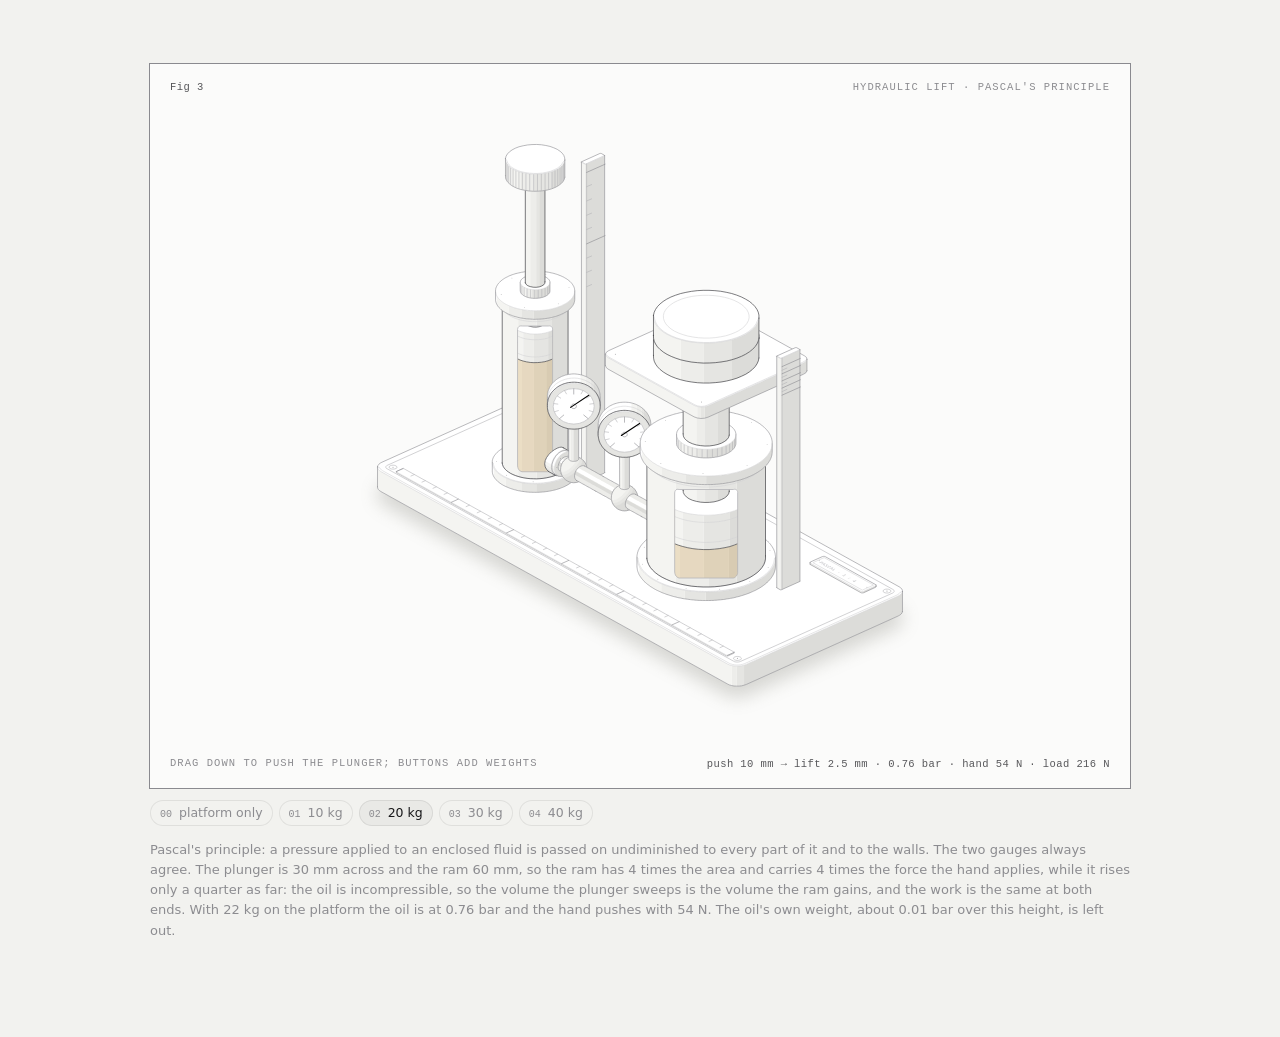
<file: pascal-lift/pascal-lift-light.html>
<!doctype html><html lang="en"><head><meta charset="utf-8"><meta name="viewport" content="width=device-width, initial-scale=1"><title>Hydraulic lift</title><style>
.iso{
  --anatomy-page:#0b0b0b;--anatomy-card:#131313;--anatomy-text:#a3a3a3;--anatomy-strong:#e6e6e6;--anatomy-muted:#6e6e6e;
  --anatomy-paper:#131313;--anatomy-face:#1b1b1b;--anatomy-top:#1c1c1c;
  --anatomy-shade-0:#0f0f0f;--anatomy-shade-1:#121212;--anatomy-shade-2:#151515;--anatomy-shade-3:#181818;
  --anatomy-lit-top:#262626;--anatomy-lit-shade:#1d1d1d;
  --anatomy-hi:#d4d4d4;--anatomy-mid:#6a6a6a;--anatomy-lo:#3e3e3e;--anatomy-faint:#2a2a2a;--anatomy-lit:#ffffff;
  --anatomy-halo:#050505;--anatomy-halo-opacity:.9;--anatomy-dot:#e6e6e6;
  --anatomy-red:#ff6b6b;--anatomy-green:#6be0a0;--anatomy-blue:#6b9bff;
  --anatomy-weight:.6px;--anatomy-ease:cubic-bezier(.32,.72,0,1);
  --anatomy-mono:ui-monospace,"SF Mono",Menlo,Consolas,monospace;
  --anatomy-lift:inset 0 1px 0 0 #ffffff0a,inset 0 0 0 1px #ffffff06,0 0 0 1px #00000026,0 1px 1px -.5px #00000014,0 3px 3px -1.5px #00000014,0 6px 6px -3px #00000014,0 12px 12px -6px #00000014;
}
.iso[data-theme="light"]{
  --anatomy-page:#f2f2ef;--anatomy-card:#fbfbfa;--anatomy-text:#57575a;--anatomy-strong:#18181a;--anatomy-muted:#8c8c90;
  --anatomy-paper:#fbfbfa;--anatomy-face:#ffffff;--anatomy-top:#ffffff;
  --anatomy-shade-0:#dcdcd9;--anatomy-shade-1:#e5e5e2;--anatomy-shade-2:#ededea;--anatomy-shade-3:#f4f4f1;
  --anatomy-lit-top:#ffffff;--anatomy-lit-shade:#eeeeeb;
  --anatomy-hi:#26262a;--anatomy-mid:#8a8a8f;--anatomy-lo:#b4b4b8;--anatomy-faint:#d4d4d6;--anatomy-lit:#000000;
  --anatomy-halo:#8a8a80;--anatomy-halo-opacity:.32;--anatomy-dot:#3a3a3e;
  --anatomy-red:#e5484d;--anatomy-green:#30a46c;--anatomy-blue:#3e63dd;
  --anatomy-lift:inset 0 1px 0 0 #ffffff,0 0 0 1px #0000000f,0 1px 1px -.5px #0000000a,0 3px 3px -1.5px #0000000a,0 6px 6px -3px #0000000a,0 12px 12px -6px #0000000a;
}
.iso-svg{display:block;width:100%;height:auto;overflow:visible}
.iso-svg path,.iso-svg circle{vector-effect:non-scaling-stroke}
.iso-fill{fill:var(--anatomy-paper);stroke:none}
.iso-solid[data-lit]>.iso-fill{fill:var(--anatomy-face)}
.iso-shade,.iso-top{stroke:none}
.iso-shade[data-shade="0"]{fill:var(--anatomy-shade-0)}
.iso-shade[data-shade="1"]{fill:var(--anatomy-shade-1)}
.iso-shade[data-shade="2"]{fill:var(--anatomy-shade-2)}
.iso-shade[data-shade="3"]{fill:var(--anatomy-shade-3)}
.iso-top{fill:var(--anatomy-top)}
.iso-solid[data-lit]>.iso-top{fill:var(--anatomy-lit-top)}
.iso-solid[data-lit]>.iso-shade{fill:var(--anatomy-lit-shade)}
.iso-solid[data-seamless]>.iso-shade,.iso-solid[data-seamless]>.iso-top{stroke-width:.4;stroke-linejoin:round}
.iso-solid[data-seamless]>.iso-shade[data-shade="0"]{stroke:var(--anatomy-shade-0)}
.iso-solid[data-seamless]>.iso-shade[data-shade="1"]{stroke:var(--anatomy-shade-1)}
.iso-solid[data-seamless]>.iso-shade[data-shade="2"]{stroke:var(--anatomy-shade-2)}
.iso-solid[data-seamless]>.iso-shade[data-shade="3"]{stroke:var(--anatomy-shade-3)}
.iso-solid[data-seamless]>.iso-top{stroke:var(--anatomy-top)}
.iso-solid[data-seamless][data-lit]>.iso-top{stroke:var(--anatomy-lit-top)}
.iso-solid[data-seamless][data-lit]>.iso-shade{stroke:var(--anatomy-lit-shade)}
.iso-solid[data-lit]>.iso-edge{stroke:var(--anatomy-lit)}
.iso-halo{fill:var(--anatomy-halo);stroke:none;filter:blur(9px);opacity:var(--anatomy-halo-opacity);transform:translateY(3px)}
.iso-line{fill:none;stroke:var(--anatomy-lo);stroke-width:var(--anatomy-weight);stroke-linecap:round;stroke-linejoin:round}
.iso-line[data-tone="hi"]{stroke:var(--anatomy-hi)}
.iso-line[data-tone="mid"]{stroke:var(--anatomy-mid)}
.iso-line[data-tone="lo"]{stroke:var(--anatomy-lo)}
.iso-line[data-tone="faint"]{stroke:var(--anatomy-faint)}
.iso-line[data-tone="lit"]{stroke:var(--anatomy-lit)}
.iso-line[data-tone="red"]{stroke:var(--anatomy-red)}
.iso-line[data-tone="green"]{stroke:var(--anatomy-green)}
.iso-line[data-tone="blue"]{stroke:var(--anatomy-blue)}
.iso-line[data-dotted]{stroke-dasharray:.01 3.5;stroke-width:1}
.iso-line[data-dashed]{stroke-dasharray:3 3}
.iso-line[data-flow]{stroke-dasharray:2 6}
.iso-wire-end{fill:var(--anatomy-paper);stroke:var(--anatomy-lo);stroke-width:var(--anatomy-weight)}
.iso-wire[data-tone="hi"] .iso-wire-end{stroke:var(--anatomy-hi)}
.iso-wire[data-tone="mid"] .iso-wire-end{stroke:var(--anatomy-mid)}
.iso-wire[data-tone="faint"] .iso-wire-end{stroke:var(--anatomy-faint)}
.iso-wire[data-tone="lit"] .iso-wire-end{stroke:var(--anatomy-lit)}
.iso-dots circle{fill:var(--anatomy-dot);stroke:none;opacity:.32}
.iso-dots[data-tone="hi"] circle{opacity:.85}
.iso-dots[data-tone="mid"] circle{opacity:.45}
.iso-dots[data-tone="lo"] circle{opacity:.22}
.iso-dots[data-tone="faint"] circle{opacity:.12}
.iso-face-text{fill:var(--anatomy-mid);font-family:var(--anatomy-mono);letter-spacing:.04em}
.iso-face-text[data-tone="hi"]{fill:var(--anatomy-hi)}
.iso-face-text[data-tone="lo"]{fill:var(--anatomy-lo)}
.iso-face-text[data-tone="faint"]{fill:var(--anatomy-faint)}
.tb-body{fill:var(--anatomy-shade-2);stroke:none}
.tb-shine{fill:var(--anatomy-top);stroke:none}
.tb-shade{fill:var(--anatomy-shade-0);stroke:none}
.tb-ring{fill:none;stroke:var(--anatomy-lo);stroke-width:.45;stroke-linecap:butt;stroke-linejoin:round}
.tb-ring[data-tone="mid"]{stroke:var(--anatomy-mid)}
.tb-ring[data-tone="faint"]{stroke:var(--anatomy-faint)}
.tb-ring[data-tone="hi"]{stroke:var(--anatomy-hi)}
@keyframes iso-flow{to{stroke-dashoffset:-32}}
@keyframes iso-pulse{0%,100%{opacity:.18}12%{opacity:1}40%{opacity:.18}}
.iso-line[data-flow]{animation:iso-flow 1600ms linear infinite}
.iso-dots circle[data-pulse]{animation:iso-pulse 1600ms steps(1,end) infinite;animation-delay:var(--pulse-at,0ms)}
.iso-figure{margin:32px 0 36px}
.iso-plate{position:relative;padding:52px 24px;border-radius:0;background:var(--anatomy-card);box-shadow:0 0 0 1px var(--anatomy-mid);--anatomy-paper:var(--anatomy-card)}
.iso-plate-corners{position:absolute;inset:18px 20px;pointer-events:none}
.iso-plate-corner{position:absolute;color:var(--anatomy-muted);font-family:var(--anatomy-mono);font-size:10.5px;line-height:1;letter-spacing:.04em;white-space:nowrap}
.iso-plate-corner[data-corner="fig"]{top:0;left:0;color:var(--anatomy-text)}
.iso-plate-corner[data-corner="title"]{top:0;right:0;text-transform:uppercase;letter-spacing:.1em}
.iso-plate-corner[data-corner="hint"]{bottom:0;left:0;text-transform:uppercase;letter-spacing:.1em}
.iso-plate-corner[data-corner="readout"]{right:0;bottom:0;color:var(--anatomy-text);font-variant-numeric:tabular-nums}
.iso-plate .iso-svg{margin:0 auto}
.iso-legend{display:grid;gap:8px;margin-top:12px;color:var(--anatomy-muted);font-size:13px;line-height:1.55}
.iso-keys{display:flex;flex-wrap:wrap;gap:6px 18px}
.iso-key{display:inline-flex;align-items:center;gap:7px}
.iso-swatch{width:16px;height:10px;flex:none;overflow:visible}
.iso-swatch path{fill:none;stroke:var(--anatomy-hi);stroke-width:1;vector-effect:non-scaling-stroke;stroke-linejoin:round;stroke-linecap:round}
.iso-swatch[data-mark="raised"] path,.iso-swatch[data-mark="flat"] path{stroke:var(--anatomy-mid)}
.iso-swatch[data-mark="lit"] path{stroke:var(--anatomy-lit)}
.iso-swatch[data-mark="dim"] path{stroke:var(--anatomy-lo)}
.iso-swatch[data-mark="dotted"] path{stroke-dasharray:.01 3;stroke-width:1.4}
.iso-swatch[data-mark="dashed"] path{stroke-dasharray:3 2.5}
.iso-swatch[data-mark="red"] path{stroke:var(--anatomy-red)}
.iso-swatch[data-mark="green"] path{stroke:var(--anatomy-green)}
.iso-swatch[data-mark="blue"] path{stroke:var(--anatomy-blue)}
.iso-swatch-crease{stroke:var(--anatomy-lo)!important}
@media (max-width:560px){.iso-plate{padding:48px 12px 70px}.iso-plate-corner[data-corner="hint"]{bottom:18px}}
@media (prefers-reduced-motion:reduce){.iso-line[data-flow],.iso-dots circle[data-pulse]{animation:none}}

*{box-sizing:border-box}
html{color-scheme:dark}
body[data-theme="light"]{color-scheme:light}
body{margin:0;background:var(--anatomy-page);color:var(--anatomy-text);font:14px/1.6 ui-sans-serif,system-ui,-apple-system,"Segoe UI",sans-serif;-webkit-font-smoothing:antialiased}
.iso-page{width:min(980px,100% - 32px);margin:64px auto 96px}
</style></head><body class="iso" data-theme="light"><main class="iso-page"><style>.pl {
  --pl-cavity: #1a1a1a;
  --pl-oil-tint: #e0b060;
  --pl-dial: #1e1e1e;
  --pl-button-hover: #232323;
  --pl-button-ring: #ffffff14;
  --pl-part-ring: #ffffff10;
  --pl-part-hover: #ffffff0a;
}
[data-theme="light"] .pl {
  --pl-cavity: #cfcfcc;
  --pl-oil-tint: #c98a1e;
  --pl-dial: #ffffff;
  --pl-button-hover: #f0f0ed;
  --pl-button-ring: #0000001a;
  --pl-part-ring: #00000014;
  --pl-part-hover: #0000000a;
}
.pl .iso-plate { padding: 52px 24px 64px; overflow: hidden; }
.pl-stage { position: relative; touch-action: pan-y; -webkit-tap-highlight-color: transparent; user-select: none; -webkit-user-select: none; cursor: ns-resize; }
.pl-stage:focus-visible { outline: 1px solid var(--anatomy-muted); outline-offset: 6px; }
.pl-stage > svg { display: block; width: 100%; height: auto; overflow: visible; }
.pl-cavity { fill: var(--pl-cavity); stroke: none; }
.pl-cut { stroke-width: 0.8px; }
.pl-dial-face { fill: var(--pl-dial); stroke: none; }
.pl-needle { stroke-width: 1.1px; }
/* oil: a tint of the figure's own inks, deeper as the pressure rises */
.pl-oil .iso-shade[data-shade="0"] { fill: color-mix(in srgb, var(--anatomy-shade-0), var(--pl-oil-tint) calc(var(--oil) * 40%)); }
.pl-oil .iso-shade[data-shade="1"] { fill: color-mix(in srgb, var(--anatomy-shade-1), var(--pl-oil-tint) calc(var(--oil) * 40%)); }
.pl-oil .iso-shade[data-shade="2"] { fill: color-mix(in srgb, var(--anatomy-shade-2), var(--pl-oil-tint) calc(var(--oil) * 40%)); }
.pl-oil .iso-shade[data-shade="3"] { fill: color-mix(in srgb, var(--anatomy-shade-3), var(--pl-oil-tint) calc(var(--oil) * 40%)); }
.pl-oil .iso-top { fill: color-mix(in srgb, var(--anatomy-top), var(--pl-oil-tint) calc(var(--oil) * 55%)); }
.pl-oil .iso-fill { fill: color-mix(in srgb, var(--anatomy-paper), var(--pl-oil-tint) calc(var(--oil) * 40%)); }
.pl-oil .iso-edge { stroke: var(--anatomy-mid); }
.pl-controls { position: absolute; left: 20px; bottom: 16px; display: flex; align-items: center; gap: 14px; font-family: var(--anatomy-mono); font-size: 10.5px; letter-spacing: 0.1em; text-transform: uppercase; color: var(--anatomy-muted); }
.pl-weights { display: flex; flex-wrap: wrap; gap: 6px; margin-bottom: 6px; }
.pl-weight { display: inline-flex; align-items: baseline; gap: 7px; padding: 5px 10px; border: 0; border-radius: 999px; background: transparent; color: var(--anatomy-muted); font: 12.5px/1.3 ui-sans-serif, system-ui, -apple-system, "Segoe UI", sans-serif; cursor: pointer; box-shadow: inset 0 0 0 1px var(--pl-part-ring); transition: color 160ms var(--anatomy-ease), background 160ms var(--anatomy-ease); }
.pl-weight:hover, .pl-weight:focus-visible, .pl-weight[data-on] { color: var(--anatomy-strong); background: var(--pl-part-hover); outline: none; }
.pl-num { font-family: var(--anatomy-mono); font-size: 10px; color: var(--anatomy-muted); }
.pl-live { position: absolute; width: 1px; height: 1px; overflow: hidden; clip-path: inset(50%); white-space: nowrap; }
@media (max-width: 640px) {
  .pl .iso-plate { padding: 48px 8px 88px; }
  .pl .iso-plate-corner[data-corner="readout"] { bottom: 46px; right: 0; max-width: 100%; overflow: hidden; text-overflow: ellipsis; }
  .pl-controls { left: 14px; bottom: 14px; gap: 10px; max-width: calc(100% - 28px); flex-wrap: wrap; }
}
@media (prefers-reduced-motion: reduce) { .pl * { transition: none !important; } }
</style><figure class="iso-figure pl"><div class="iso-plate"><div class="iso-plate-corners" aria-hidden="true"><span class="iso-plate-corner" data-corner="fig">Fig 3</span><span class="iso-plate-corner" data-corner="title">Hydraulic lift · Pascal's principle</span><span class="iso-plate-corner" data-corner="readout" data-readout>push 30 mm → lift 7.5 mm · 0.76 bar</span></div><div class="pl-stage" tabindex="0" role="slider" aria-label="Hydraulic lift. Drag down or use the arrow keys to push the plunger; plus and minus add and remove weights." aria-valuemin="0" aria-valuemax="80" aria-valuenow="30" aria-valuetext="Plunger pushed 30 millimetres"><svg xmlns="http://www.w3.org/2000/svg" class="iso-svg" viewBox="0 0 920 600" role="img" aria-label="A bench hydraulic lift: a narrow plunger cylinder with a knob on its rod and a wide ram cylinder carrying a platform with slotted weights, both cut open to show the oil and the pistons, joined by a pipe along the bedplate. Two pressure gauges on tees in the pipe read the same value. Pushing the plunger down lifts the ram a quarter as far."><path class="iso-halo" d="M200.9 366L201.3 364.7L202.2 363.5L203.5 362.5L205.2 361.5L355.2 294L357.3 293.2L359.6 292.7L362.1 292.4L364.6 292.3L367.2 292.5L369.6 292.9L371.8 293.6L373.6 294.4L715.8 484.4L717.3 485.5L718.4 486.6L719 487.9L719.1 489.1L719.1 497.6L718.7 498.9L717.8 500.1L716.5 501.1L714.8 502.1L564.8 569.6L562.7 570.4L560.4 570.9L557.9 571.2L555.4 571.3L552.8 571.1L550.4 570.7L548.2 570L546.4 569.2L204.2 379.2L202.7 378.1L201.6 377L201 375.7L200.9 374.5Z"/><g class="iso-solid"><path class="iso-fill" d="M351.4 316.3L351.5 315L352.2 313.8L353.4 312.7L355.1 311.7L357.2 311L359.6 310.5L362.1 310.2L364.6 310.3L367.1 310.7L369.3 311.3L371.2 312.1L372.7 313.2L373.7 314.3L374.1 315.6L374.1 318.4L374 319.7L373.3 320.9L372.1 322L370.4 323L368.3 323.7L366 324.2L363.4 324.4L360.9 324.4L358.4 324L356.2 323.4L354.3 322.6L352.8 321.5L351.8 320.4L351.4 319.1Z"/><path class="iso-shade" data-shade="0" d="M370.4 323L368.3 323.7L368.3 320.9L370.4 320.2ZM374.1 318.4L374 319.7L374 316.9L374.1 315.6ZM374 319.7L373.3 320.9L373.3 318.1L374 316.9ZM373.3 320.9L372.1 322L372.1 319.2L373.3 318.1ZM372.1 322L370.4 323L370.4 320.2L372.1 319.2Z"/><path class="iso-shade" data-shade="1" d="M368.3 323.7L366 324.2L366 321.4L368.3 320.9ZM366 324.2L363.4 324.4L363.4 321.6L366 321.4Z"/><path class="iso-shade" data-shade="2" d="M363.4 324.4L360.9 324.4L360.9 321.6L363.4 321.6ZM360.9 324.4L358.4 324L358.4 321.2L360.9 321.6ZM358.4 324L356.2 323.4L356.2 320.6L358.4 321.2Z"/><path class="iso-shade" data-shade="3" d="M356.2 323.4L354.3 322.6L354.3 319.8L356.2 320.6ZM354.3 322.6L352.8 321.5L352.8 318.7L354.3 319.8ZM352.8 321.5L351.8 320.4L351.8 317.5L352.8 318.7ZM351.8 320.4L351.4 319.1L351.4 316.3L351.8 317.5Z"/><path class="iso-top" d="M370.4 320.2L368.3 320.9L366 321.4L363.4 321.6L360.9 321.6L358.4 321.2L356.2 320.6L354.3 319.8L352.8 318.7L351.8 317.5L351.4 316.3L351.5 315L352.2 313.8L353.4 312.7L355.1 311.7L357.2 311L359.6 310.5L362.1 310.2L364.6 310.3L367.1 310.7L369.3 311.3L371.2 312.1L372.7 313.2L373.7 314.3L374.1 315.6L374 316.9L373.3 318.1L372.1 319.2Z"/><path class="iso-line iso-crease" data-tone="faint" d="M374.1 315.6L374 316.9L373.3 318.1L372.1 319.2L370.4 320.2L368.3 320.9L366 321.4L363.4 321.6L360.9 321.6L358.4 321.2L356.2 320.6L354.3 319.8L352.8 318.7L351.8 317.5L351.4 316.3"/><path class="iso-line iso-edge" data-tone="lo" d="M351.4 316.3L351.5 315L352.2 313.8L353.4 312.7L355.1 311.7L357.2 311L359.6 310.5L362.1 310.2L364.6 310.3L367.1 310.7L369.3 311.3L371.2 312.1L372.7 313.2L373.7 314.3L374.1 315.6M374.1 318.4L374 319.7L373.3 320.9L372.1 322L370.4 323L368.3 323.7L366 324.2L363.4 324.4L360.9 324.4L358.4 324L356.2 323.4L354.3 322.6L352.8 321.5L351.8 320.4L351.4 319.1M351.4 316.3L351.4 319.1M374.1 315.6L374.1 318.4"/></g><g class="iso-solid"><path class="iso-fill" d="M354 310.6L354.1 309.6L354.6 308.6L355.6 307.8L356.9 307L358.5 306.5L360.3 306.1L362.2 305.9L364.2 306L366.1 306.2L367.8 306.7L369.3 307.4L370.4 308.2L371.2 309.1L371.5 310L371.5 315.7L371.4 316.7L370.9 317.6L369.9 318.5L368.6 319.2L367 319.8L365.2 320.2L363.3 320.3L361.3 320.3L359.4 320L357.7 319.5L356.2 318.9L355.1 318.1L354.3 317.2L354 316.2Z"/><path class="iso-shade" data-shade="0" d="M368.6 319.2L367 319.8L367 314.1L368.6 313.6ZM371.5 315.7L371.4 316.7L371.4 311L371.5 310ZM371.4 316.7L370.9 317.6L370.9 312L371.4 311ZM370.9 317.6L369.9 318.5L369.9 312.8L370.9 312ZM369.9 318.5L368.6 319.2L368.6 313.6L369.9 312.8Z"/><path class="iso-shade" data-shade="1" d="M367 319.8L365.2 320.2L365.2 314.5L367 314.1ZM365.2 320.2L363.3 320.3L363.3 314.7L365.2 314.5Z"/><path class="iso-shade" data-shade="2" d="M363.3 320.3L361.3 320.3L361.3 314.6L363.3 314.7ZM361.3 320.3L359.4 320L359.4 314.4L361.3 314.6ZM359.4 320L357.7 319.5L357.7 313.9L359.4 314.4Z"/><path class="iso-shade" data-shade="3" d="M357.7 319.5L356.2 318.9L356.2 313.2L357.7 313.9ZM356.2 318.9L355.1 318.1L355.1 312.4L356.2 313.2ZM355.1 318.1L354.3 317.2L354.3 311.5L355.1 312.4ZM354.3 317.2L354 316.2L354 310.6L354.3 311.5Z"/><path class="iso-top" d="M368.6 313.6L367 314.1L365.2 314.5L363.3 314.7L361.3 314.6L359.4 314.4L357.7 313.9L356.2 313.2L355.1 312.4L354.3 311.5L354 310.6L354.1 309.6L354.6 308.6L355.6 307.8L356.9 307L358.5 306.5L360.3 306.1L362.2 305.9L364.2 306L366.1 306.2L367.8 306.7L369.3 307.4L370.4 308.2L371.2 309.1L371.5 310L371.4 311L370.9 312L369.9 312.8Z"/><path class="iso-line iso-crease" data-tone="faint" d="M371.5 310L371.4 311L370.9 312L369.9 312.8L368.6 313.6L367 314.1L365.2 314.5L363.3 314.7L361.3 314.6L359.4 314.4L357.7 313.9L356.2 313.2L355.1 312.4L354.3 311.5L354 310.6"/><path class="iso-line iso-edge" data-tone="mid" d="M354 310.6L354.1 309.6L354.6 308.6L355.6 307.8L356.9 307L358.5 306.5L360.3 306.1L362.2 305.9L364.2 306L366.1 306.2L367.8 306.7L369.3 307.4L370.4 308.2L371.2 309.1L371.5 310M371.5 315.7L371.4 316.7L370.9 317.6L369.9 318.5L368.6 319.2L367 319.8L365.2 320.2L363.3 320.3L361.3 320.3L359.4 320L357.7 319.5L356.2 318.9L355.1 318.1L354.3 317.2L354 316.2M354 310.6L354 316.2M371.5 310L371.5 315.7"/></g><g class="iso-solid"><path class="iso-fill" d="M225.5 372.9L225.7 371.7L226.4 370.4L227.6 369.3L229.3 368.4L231.4 367.6L233.7 367.1L236.2 366.9L238.8 367L241.2 367.3L243.5 367.9L245.4 368.8L246.9 369.8L247.8 371L248.3 372.3L248.3 375.1L248.1 376.4L247.5 377.6L246.2 378.7L244.5 379.7L242.5 380.4L240.1 380.9L237.6 381.1L235 381L232.6 380.7L230.3 380.1L228.4 379.2L226.9 378.2L226 377L225.5 375.8Z"/><path class="iso-shade" data-shade="0" d="M244.5 379.7L242.5 380.4L242.5 377.6L244.5 376.8ZM248.3 375.1L248.1 376.4L248.1 373.5L248.3 372.3ZM248.1 376.4L247.5 377.6L247.5 374.8L248.1 373.5ZM247.5 377.6L246.2 378.7L246.2 375.9L247.5 374.8ZM246.2 378.7L244.5 379.7L244.5 376.8L246.2 375.9Z"/><path class="iso-shade" data-shade="1" d="M242.5 380.4L240.1 380.9L240.1 378.1L242.5 377.6ZM240.1 380.9L237.6 381.1L237.6 378.3L240.1 378.1Z"/><path class="iso-shade" data-shade="2" d="M237.6 381.1L235 381L235 378.2L237.6 378.3ZM235 381L232.6 380.7L232.6 377.9L235 378.2ZM232.6 380.7L230.3 380.1L230.3 377.3L232.6 377.9Z"/><path class="iso-shade" data-shade="3" d="M230.3 380.1L228.4 379.2L228.4 376.4L230.3 377.3ZM228.4 379.2L226.9 378.2L226.9 375.4L228.4 376.4ZM226.9 378.2L226 377L226 374.2L226.9 375.4ZM226 377L225.5 375.8L225.5 372.9L226 374.2Z"/><path class="iso-top" d="M244.5 376.8L242.5 377.6L240.1 378.1L237.6 378.3L235 378.2L232.6 377.9L230.3 377.3L228.4 376.4L226.9 375.4L226 374.2L225.5 372.9L225.7 371.7L226.4 370.4L227.6 369.3L229.3 368.4L231.4 367.6L233.7 367.1L236.2 366.9L238.8 367L241.2 367.3L243.5 367.9L245.4 368.8L246.9 369.8L247.8 371L248.3 372.3L248.1 373.5L247.5 374.8L246.2 375.9Z"/><path class="iso-line iso-crease" data-tone="faint" d="M248.3 372.3L248.1 373.5L247.5 374.8L246.2 375.9L244.5 376.8L242.5 377.6L240.1 378.1L237.6 378.3L235 378.2L232.6 377.9L230.3 377.3L228.4 376.4L226.9 375.4L226 374.2L225.5 372.9"/><path class="iso-line iso-edge" data-tone="lo" d="M225.5 372.9L225.7 371.7L226.4 370.4L227.6 369.3L229.3 368.4L231.4 367.6L233.7 367.1L236.2 366.9L238.8 367L241.2 367.3L243.5 367.9L245.4 368.8L246.9 369.8L247.8 371L248.3 372.3M248.3 375.1L248.1 376.4L247.5 377.6L246.2 378.7L244.5 379.7L242.5 380.4L240.1 380.9L237.6 381.1L235 381L232.6 380.7L230.3 380.1L228.4 379.2L226.9 378.2L226 377L225.5 375.8M225.5 372.9L225.5 375.8M248.3 372.3L248.3 375.1"/></g><g class="iso-solid"><path class="iso-fill" d="M228.1 367.2L228.2 366.2L228.8 365.3L229.7 364.4L231 363.7L232.6 363.1L234.4 362.7L236.4 362.6L238.3 362.6L240.2 362.9L242 363.4L243.4 364L244.6 364.8L245.3 365.7L245.7 366.7L245.7 372.3L245.6 373.3L245 374.3L244.1 375.1L242.8 375.9L241.2 376.4L239.4 376.8L237.4 377L235.5 376.9L233.6 376.7L231.8 376.2L230.4 375.5L229.2 374.7L228.5 373.8L228.1 372.9Z"/><path class="iso-shade" data-shade="0" d="M242.8 375.9L241.2 376.4L241.2 370.8L242.8 370.2ZM245.7 372.3L245.6 373.3L245.6 367.7L245.7 366.7ZM245.6 373.3L245 374.3L245 368.6L245.6 367.7ZM245 374.3L244.1 375.1L244.1 369.5L245 368.6ZM244.1 375.1L242.8 375.9L242.8 370.2L244.1 369.5Z"/><path class="iso-shade" data-shade="1" d="M241.2 376.4L239.4 376.8L239.4 371.2L241.2 370.8ZM239.4 376.8L237.4 377L237.4 371.3L239.4 371.2Z"/><path class="iso-shade" data-shade="2" d="M237.4 377L235.5 376.9L235.5 371.3L237.4 371.3ZM235.5 376.9L233.6 376.7L233.6 371L235.5 371.3ZM233.6 376.7L231.8 376.2L231.8 370.6L233.6 371Z"/><path class="iso-shade" data-shade="3" d="M231.8 376.2L230.4 375.5L230.4 369.9L231.8 370.6ZM230.4 375.5L229.2 374.7L229.2 369.1L230.4 369.9ZM229.2 374.7L228.5 373.8L228.5 368.2L229.2 369.1ZM228.5 373.8L228.1 372.9L228.1 367.2L228.5 368.2Z"/><path class="iso-top" d="M242.8 370.2L241.2 370.8L239.4 371.2L237.4 371.3L235.5 371.3L233.6 371L231.8 370.6L230.4 369.9L229.2 369.1L228.5 368.2L228.1 367.2L228.2 366.2L228.8 365.3L229.7 364.4L231 363.7L232.6 363.1L234.4 362.7L236.4 362.6L238.3 362.6L240.2 362.9L242 363.4L243.4 364L244.6 364.8L245.3 365.7L245.7 366.7L245.6 367.7L245 368.6L244.1 369.5Z"/><path class="iso-line iso-crease" data-tone="faint" d="M245.7 366.7L245.6 367.7L245 368.6L244.1 369.5L242.8 370.2L241.2 370.8L239.4 371.2L237.4 371.3L235.5 371.3L233.6 371L231.8 370.6L230.4 369.9L229.2 369.1L228.5 368.2L228.1 367.2"/><path class="iso-line iso-edge" data-tone="mid" d="M228.1 367.2L228.2 366.2L228.8 365.3L229.7 364.4L231 363.7L232.6 363.1L234.4 362.7L236.4 362.6L238.3 362.6L240.2 362.9L242 363.4L243.4 364L244.6 364.8L245.3 365.7L245.7 366.7M245.7 372.3L245.6 373.3L245 374.3L244.1 375.1L242.8 375.9L241.2 376.4L239.4 376.8L237.4 377L235.5 376.9L233.6 376.7L231.8 376.2L230.4 375.5L229.2 374.7L228.5 373.8L228.1 372.9M228.1 367.2L228.1 372.9M245.7 366.7L245.7 372.3"/></g><g class="iso-solid"><path class="iso-fill" d="M671.7 494.2L671.9 492.9L672.5 491.7L673.8 490.5L675.5 489.6L677.5 488.8L679.9 488.4L682.4 488.1L685 488.2L687.4 488.6L689.7 489.2L691.6 490L693.1 491L694 492.2L694.5 493.5L694.5 496.3L694.3 497.6L693.6 498.8L692.4 499.9L690.7 500.9L688.6 501.6L686.3 502.1L683.8 502.3L681.2 502.3L678.8 501.9L676.5 501.3L674.6 500.5L673.1 499.4L672.2 498.2L671.7 497Z"/><path class="iso-shade" data-shade="0" d="M690.7 500.9L688.6 501.6L688.6 498.8L690.7 498.1ZM694.5 496.3L694.3 497.6L694.3 494.8L694.5 493.5ZM694.3 497.6L693.6 498.8L693.6 496L694.3 494.8ZM693.6 498.8L692.4 499.9L692.4 497.1L693.6 496ZM692.4 499.9L690.7 500.9L690.7 498.1L692.4 497.1Z"/><path class="iso-shade" data-shade="1" d="M688.6 501.6L686.3 502.1L686.3 499.3L688.6 498.8ZM686.3 502.1L683.8 502.3L683.8 499.5L686.3 499.3Z"/><path class="iso-shade" data-shade="2" d="M683.8 502.3L681.2 502.3L681.2 499.4L683.8 499.5ZM681.2 502.3L678.8 501.9L678.8 499.1L681.2 499.4ZM678.8 501.9L676.5 501.3L676.5 498.5L678.8 499.1Z"/><path class="iso-shade" data-shade="3" d="M676.5 501.3L674.6 500.5L674.6 497.6L676.5 498.5ZM674.6 500.5L673.1 499.4L673.1 496.6L674.6 497.6ZM673.1 499.4L672.2 498.2L672.2 495.4L673.1 496.6ZM672.2 498.2L671.7 497L671.7 494.2L672.2 495.4Z"/><path class="iso-top" d="M690.7 498.1L688.6 498.8L686.3 499.3L683.8 499.5L681.2 499.4L678.8 499.1L676.5 498.5L674.6 497.6L673.1 496.6L672.2 495.4L671.7 494.2L671.9 492.9L672.5 491.7L673.8 490.5L675.5 489.6L677.5 488.8L679.9 488.4L682.4 488.1L685 488.2L687.4 488.6L689.7 489.2L691.6 490L693.1 491L694 492.2L694.5 493.5L694.3 494.8L693.6 496L692.4 497.1Z"/><path class="iso-line iso-crease" data-tone="faint" d="M694.5 493.5L694.3 494.8L693.6 496L692.4 497.1L690.7 498.1L688.6 498.8L686.3 499.3L683.8 499.5L681.2 499.4L678.8 499.1L676.5 498.5L674.6 497.6L673.1 496.6L672.2 495.4L671.7 494.2"/><path class="iso-line iso-edge" data-tone="lo" d="M671.7 494.2L671.9 492.9L672.5 491.7L673.8 490.5L675.5 489.6L677.5 488.8L679.9 488.4L682.4 488.1L685 488.2L687.4 488.6L689.7 489.2L691.6 490L693.1 491L694 492.2L694.5 493.5M694.5 496.3L694.3 497.6L693.6 498.8L692.4 499.9L690.7 500.9L688.6 501.6L686.3 502.1L683.8 502.3L681.2 502.3L678.8 501.9L676.5 501.3L674.6 500.5L673.1 499.4L672.2 498.2L671.7 497M671.7 494.2L671.7 497M694.5 493.5L694.5 496.3"/></g><g class="iso-solid"><path class="iso-fill" d="M674.3 488.4L674.4 487.5L675 486.5L675.9 485.7L677.2 484.9L678.8 484.3L680.6 484L682.6 483.8L684.5 483.8L686.4 484.1L688.2 484.6L689.6 485.2L690.8 486L691.5 487L691.9 487.9L691.9 493.6L691.8 494.5L691.2 495.5L690.3 496.4L689 497.1L687.4 497.7L685.6 498L683.6 498.2L681.7 498.2L679.8 497.9L678 497.4L676.6 496.8L675.4 496L674.7 495.1L674.3 494.1Z"/><path class="iso-shade" data-shade="0" d="M689 497.1L687.4 497.7L687.4 492L689 491.5ZM691.9 493.6L691.8 494.5L691.8 488.9L691.9 487.9ZM691.8 494.5L691.2 495.5L691.2 489.9L691.8 488.9ZM691.2 495.5L690.3 496.4L690.3 490.7L691.2 489.9ZM690.3 496.4L689 497.1L689 491.5L690.3 490.7Z"/><path class="iso-shade" data-shade="1" d="M687.4 497.7L685.6 498L685.6 492.4L687.4 492ZM685.6 498L683.6 498.2L683.6 492.6L685.6 492.4Z"/><path class="iso-shade" data-shade="2" d="M683.6 498.2L681.7 498.2L681.7 492.5L683.6 492.6ZM681.7 498.2L679.8 497.9L679.8 492.3L681.7 492.5ZM679.8 497.9L678 497.4L678 491.8L679.8 492.3Z"/><path class="iso-shade" data-shade="3" d="M678 497.4L676.6 496.8L676.6 491.1L678 491.8ZM676.6 496.8L675.4 496L675.4 490.3L676.6 491.1ZM675.4 496L674.7 495.1L674.7 489.4L675.4 490.3ZM674.7 495.1L674.3 494.1L674.3 488.4L674.7 489.4Z"/><path class="iso-top" d="M689 491.5L687.4 492L685.6 492.4L683.6 492.6L681.7 492.5L679.8 492.3L678 491.8L676.6 491.1L675.4 490.3L674.7 489.4L674.3 488.4L674.4 487.5L675 486.5L675.9 485.7L677.2 484.9L678.8 484.3L680.6 484L682.6 483.8L684.5 483.8L686.4 484.1L688.2 484.6L689.6 485.2L690.8 486L691.5 487L691.9 487.9L691.8 488.9L691.2 489.9L690.3 490.7Z"/><path class="iso-line iso-crease" data-tone="faint" d="M691.9 487.9L691.8 488.9L691.2 489.9L690.3 490.7L689 491.5L687.4 492L685.6 492.4L683.6 492.6L681.7 492.5L679.8 492.3L678 491.8L676.6 491.1L675.4 490.3L674.7 489.4L674.3 488.4"/><path class="iso-line iso-edge" data-tone="mid" d="M674.3 488.4L674.4 487.5L675 486.5L675.9 485.7L677.2 484.9L678.8 484.3L680.6 484L682.6 483.8L684.5 483.8L686.4 484.1L688.2 484.6L689.6 485.2L690.8 486L691.5 487L691.9 487.9M691.9 493.6L691.8 494.5L691.2 495.5L690.3 496.4L689 497.1L687.4 497.7L685.6 498L683.6 498.2L681.7 498.2L679.8 497.9L678 497.4L676.6 496.8L675.4 496L674.7 495.1L674.3 494.1M674.3 488.4L674.3 494.1M691.9 487.9L691.9 493.6"/></g><g class="iso-solid"><path class="iso-fill" d="M545.9 550.8L546 549.5L546.7 548.3L547.9 547.2L549.6 546.2L551.7 545.5L554 545L556.6 544.8L559.1 544.9L561.6 545.2L563.8 545.8L565.7 546.7L567.2 547.7L568.2 548.9L568.6 550.1L568.6 553L568.5 554.2L567.8 555.5L566.6 556.6L564.9 557.5L562.8 558.3L560.4 558.8L557.9 559L555.4 558.9L552.9 558.6L550.7 558L548.8 557.1L547.3 556.1L546.3 554.9L545.9 553.6Z"/><path class="iso-shade" data-shade="0" d="M564.9 557.5L562.8 558.3L562.8 555.5L564.9 554.7ZM568.6 553L568.5 554.2L568.5 551.4L568.6 550.1ZM568.5 554.2L567.8 555.5L567.8 552.6L568.5 551.4ZM567.8 555.5L566.6 556.6L566.6 553.8L567.8 552.6ZM566.6 556.6L564.9 557.5L564.9 554.7L566.6 553.8Z"/><path class="iso-shade" data-shade="1" d="M562.8 558.3L560.4 558.8L560.4 556L562.8 555.5ZM560.4 558.8L557.9 559L557.9 556.2L560.4 556Z"/><path class="iso-shade" data-shade="2" d="M557.9 559L555.4 558.9L555.4 556.1L557.9 556.2ZM555.4 558.9L552.9 558.6L552.9 555.8L555.4 556.1ZM552.9 558.6L550.7 558L550.7 555.1L552.9 555.8Z"/><path class="iso-shade" data-shade="3" d="M550.7 558L548.8 557.1L548.8 554.3L550.7 555.1ZM548.8 557.1L547.3 556.1L547.3 553.3L548.8 554.3ZM547.3 556.1L546.3 554.9L546.3 552.1L547.3 553.3ZM546.3 554.9L545.9 553.6L545.9 550.8L546.3 552.1Z"/><path class="iso-top" d="M564.9 554.7L562.8 555.5L560.4 556L557.9 556.2L555.4 556.1L552.9 555.8L550.7 555.1L548.8 554.3L547.3 553.3L546.3 552.1L545.9 550.8L546 549.5L546.7 548.3L547.9 547.2L549.6 546.2L551.7 545.5L554 545L556.6 544.8L559.1 544.9L561.6 545.2L563.8 545.8L565.7 546.7L567.2 547.7L568.2 548.9L568.6 550.1L568.5 551.4L567.8 552.6L566.6 553.8Z"/><path class="iso-line iso-crease" data-tone="faint" d="M568.6 550.1L568.5 551.4L567.8 552.6L566.6 553.8L564.9 554.7L562.8 555.5L560.4 556L557.9 556.2L555.4 556.1L552.9 555.8L550.7 555.1L548.8 554.3L547.3 553.3L546.3 552.1L545.9 550.8"/><path class="iso-line iso-edge" data-tone="lo" d="M545.9 550.8L546 549.5L546.7 548.3L547.9 547.2L549.6 546.2L551.7 545.5L554 545L556.6 544.8L559.1 544.9L561.6 545.2L563.8 545.8L565.7 546.7L567.2 547.7L568.2 548.9L568.6 550.1M568.6 553L568.5 554.2L567.8 555.5L566.6 556.6L564.9 557.5L562.8 558.3L560.4 558.8L557.9 559L555.4 558.9L552.9 558.6L550.7 558L548.8 557.1L547.3 556.1L546.3 554.9L545.9 553.6M545.9 550.8L545.9 553.6M568.6 550.1L568.6 553"/></g><g class="iso-solid"><path class="iso-fill" d="M548.5 545.1L548.6 544.1L549.1 543.2L550.1 542.3L551.4 541.6L553 541L554.8 540.6L556.7 540.5L558.7 540.5L560.6 540.8L562.3 541.2L563.8 541.9L564.9 542.7L565.7 543.6L566 544.6L566 550.2L565.9 551.2L565.4 552.1L564.4 553L563.1 553.7L561.5 554.3L559.7 554.7L557.8 554.9L555.8 554.8L553.9 554.6L552.2 554.1L550.7 553.4L549.6 552.6L548.8 551.7L548.5 550.7Z"/><path class="iso-shade" data-shade="0" d="M563.1 553.7L561.5 554.3L561.5 548.7L563.1 548.1ZM566 550.2L565.9 551.2L565.9 545.6L566 544.6ZM565.9 551.2L565.4 552.1L565.4 546.5L565.9 545.6ZM565.4 552.1L564.4 553L564.4 547.4L565.4 546.5ZM564.4 553L563.1 553.7L563.1 548.1L564.4 547.4Z"/><path class="iso-shade" data-shade="1" d="M561.5 554.3L559.7 554.7L559.7 549.1L561.5 548.7ZM559.7 554.7L557.8 554.9L557.8 549.2L559.7 549.1Z"/><path class="iso-shade" data-shade="2" d="M557.8 554.9L555.8 554.8L555.8 549.2L557.8 549.2ZM555.8 554.8L553.9 554.6L553.9 548.9L555.8 549.2ZM553.9 554.6L552.2 554.1L552.2 548.4L553.9 548.9Z"/><path class="iso-shade" data-shade="3" d="M552.2 554.1L550.7 553.4L550.7 547.8L552.2 548.4ZM550.7 553.4L549.6 552.6L549.6 547L550.7 547.8ZM549.6 552.6L548.8 551.7L548.8 546.1L549.6 547ZM548.8 551.7L548.5 550.7L548.5 545.1L548.8 546.1Z"/><path class="iso-top" d="M563.1 548.1L561.5 548.7L559.7 549.1L557.8 549.2L555.8 549.2L553.9 548.9L552.2 548.4L550.7 547.8L549.6 547L548.8 546.1L548.5 545.1L548.6 544.1L549.1 543.2L550.1 542.3L551.4 541.6L553 541L554.8 540.6L556.7 540.5L558.7 540.5L560.6 540.8L562.3 541.2L563.8 541.9L564.9 542.7L565.7 543.6L566 544.6L565.9 545.6L565.4 546.5L564.4 547.4Z"/><path class="iso-line iso-crease" data-tone="faint" d="M566 544.6L565.9 545.6L565.4 546.5L564.4 547.4L563.1 548.1L561.5 548.7L559.7 549.1L557.8 549.2L555.8 549.2L553.9 548.9L552.2 548.4L550.7 547.8L549.6 547L548.8 546.1L548.5 545.1"/><path class="iso-line iso-edge" data-tone="mid" d="M548.5 545.1L548.6 544.1L549.1 543.2L550.1 542.3L551.4 541.6L553 541L554.8 540.6L556.7 540.5L558.7 540.5L560.6 540.8L562.3 541.2L563.8 541.9L564.9 542.7L565.7 543.6L566 544.6M566 550.2L565.9 551.2L565.4 552.1L564.4 553L563.1 553.7L561.5 554.3L559.7 554.7L557.8 554.9L555.8 554.8L553.9 554.6L552.2 554.1L550.7 553.4L549.6 552.6L548.8 551.7L548.5 550.7M548.5 545.1L548.5 550.7M566 544.6L566 550.2"/></g><g class="iso-solid"><path class="iso-fill" d="M200.9 346.3L201.3 345L202.2 343.8L203.5 342.7L205.2 341.8L355.2 274.2L357.3 273.5L359.6 272.9L362.1 272.6L364.6 272.6L367.2 272.7L369.6 273.2L371.8 273.8L373.6 274.7L715.8 464.7L717.3 465.7L718.4 466.9L719 468.1L719.1 469.4L719.1 489.1L718.7 490.4L717.8 491.6L716.5 492.7L714.8 493.6L564.8 561.2L562.7 561.9L560.4 562.5L557.9 562.8L555.4 562.8L552.8 562.7L550.4 562.2L548.2 561.6L546.4 560.7L204.2 370.7L202.7 369.7L201.6 368.5L201 367.3L200.9 366Z"/><path class="iso-shade" data-shade="0" d="M719.1 489.1L718.7 490.4L718.7 470.6L719.1 469.4ZM718.7 490.4L717.8 491.6L717.8 471.8L718.7 470.6ZM717.8 491.6L716.5 492.7L716.5 472.9L717.8 471.8ZM716.5 492.7L714.8 493.6L714.8 473.9L716.5 472.9ZM714.8 493.6L564.8 561.2L564.8 541.4L714.8 473.9ZM564.8 561.2L562.7 561.9L562.7 542.2L564.8 541.4Z"/><path class="iso-shade" data-shade="1" d="M562.7 561.9L560.4 562.5L560.4 542.7L562.7 542.2ZM560.4 562.5L557.9 562.8L557.9 543L560.4 542.7ZM557.9 562.8L555.4 562.8L555.4 543.1L557.9 543Z"/><path class="iso-shade" data-shade="2" d="M555.4 562.8L552.8 562.7L552.8 542.9L555.4 543.1ZM552.8 562.7L550.4 562.2L550.4 542.5L552.8 542.9Z"/><path class="iso-shade" data-shade="3" d="M550.4 562.2L548.2 561.6L548.2 541.8L550.4 542.5ZM548.2 561.6L546.4 560.7L546.4 541L548.2 541.8ZM546.4 560.7L204.2 370.7L204.2 351L546.4 541ZM204.2 370.7L202.7 369.7L202.7 349.9L204.2 351ZM202.7 369.7L201.6 368.5L201.6 348.8L202.7 349.9ZM201.6 368.5L201 367.3L201 347.5L201.6 348.8ZM201 367.3L200.9 366L200.9 346.3L201 347.5Z"/><path class="iso-top" d="M715.8 464.7L717.3 465.7L718.4 466.9L719 468.1L719.1 469.4L718.7 470.6L717.8 471.8L716.5 472.9L714.8 473.9L564.8 541.4L562.7 542.2L560.4 542.7L557.9 543L555.4 543.1L552.8 542.9L550.4 542.5L548.2 541.8L546.4 541L204.2 351L202.7 349.9L201.6 348.8L201 347.5L200.9 346.3L201.3 345L202.2 343.8L203.5 342.7L205.2 341.8L355.2 274.2L357.3 273.5L359.6 272.9L362.1 272.6L364.6 272.6L367.2 272.7L369.6 273.2L371.8 273.8L373.6 274.7Z"/><path class="iso-line iso-crease" data-tone="faint" d="M719.1 469.4L718.7 470.6L717.8 471.8L716.5 472.9L714.8 473.9L564.8 541.4L562.7 542.2L560.4 542.7L557.9 543L555.4 543.1L552.8 542.9L550.4 542.5L548.2 541.8L546.4 541L204.2 351L202.7 349.9L201.6 348.8L201 347.5L200.9 346.3"/><path class="iso-line iso-bevel" data-tone="faint" d="M719.1 469.4L716.5 470.4L715.8 471.4L714.7 472.3L713.2 473.1L563.3 540.6L561.5 541.2L559.6 541.7L557.6 541.9L555.5 542L553.4 541.8L551.4 541.4L549.6 540.9L548 540.2L206 350.2L204.7 349.4L203.8 348.4L203.3 347.4L200.9 346.3"/><path class="iso-line iso-edge" data-tone="mid" d="M200.9 346.3L201.3 345L202.2 343.8L203.5 342.7L205.2 341.8L355.2 274.2L357.3 273.5L359.6 272.9L362.1 272.6L364.6 272.6L367.2 272.7L369.6 273.2L371.8 273.8L373.6 274.7L715.8 464.7L717.3 465.7L718.4 466.9L719 468.1L719.1 469.4M719.1 489.1L718.7 490.4L717.8 491.6L716.5 492.7L714.8 493.6L564.8 561.2L562.7 561.9L560.4 562.5L557.9 562.8L555.4 562.8L552.8 562.7L550.4 562.2L548.2 561.6L546.4 560.7L204.2 370.7L202.7 369.7L201.6 368.5L201 367.3L200.9 366M719.1 469.4L719.1 489.1M200.9 346.3L200.9 366"/></g><path class="iso-line" data-tone="lo" d="M709.7 467.4L710.3 467.8L710.7 468.2L710.9 468.7L711 469.2L710.8 469.6L710.5 470.1L710 470.5L709.4 470.9L559.3 538.4L558.5 538.7L557.7 538.9L556.7 539L555.8 539L554.8 539L553.9 538.8L553.1 538.6L552.4 538.2L210.3 348.2L209.7 347.9L209.3 347.4L209.1 347L209 346.5L209.2 346L209.5 345.6L210 345.1L210.6 344.8L360.7 277.2L361.5 277L362.3 276.8L363.3 276.6L364.2 276.6L365.2 276.7L366.1 276.9L366.9 277.1L367.6 277.4Z"/><path class="iso-line" data-tone="lo" d="M366.5 281.7L365.1 282L363.6 282.2L362.2 282L360.9 281.5L360.2 280.9L359.9 280.1L360.3 279.4L361.2 278.8L362.5 278.4L364 278.3L365.5 278.4L366.7 278.9L367.5 279.6L367.7 280.3L367.4 281ZM706.4 470.4L705.1 470.8L703.6 470.9L702.1 470.7L700.9 470.3L700.1 469.6L699.9 468.9L700.3 468.1L701.2 467.5L702.5 467.1L704 467L705.5 467.2L706.7 467.7L707.5 468.3L707.7 469.1L707.3 469.8ZM218.8 348.1L217.5 348.5L216 348.6L214.5 348.4L213.3 348L212.5 347.3L212.3 346.6L212.7 345.8L213.6 345.2L214.9 344.8L216.4 344.7L217.9 344.9L219.1 345.4L219.9 346L220.1 346.8L219.7 347.5ZM558.8 536.9L557.5 537.3L556 537.4L554.5 537.2L553.3 536.8L552.5 536.1L552.3 535.3L552.6 534.6L553.5 534L554.9 533.6L556.4 533.5L557.8 533.7L559.1 534.1L559.8 534.8L560.1 535.5L559.7 536.3Z"/><g class="iso-dots" data-tone="mid"><circle cx="363.8" cy="280.2" r="0.55"/><circle cx="703.8" cy="469" r="0.55"/><circle cx="216.2" cy="346.7" r="0.55"/><circle cx="556.2" cy="535.4" r="0.55"/></g><g class="iso-solid"><path class="iso-fill" d="M219.7 351.3L219.7 350.9L220.1 350.7L225.4 348.3L226 348.1L226.7 348.1L227.2 348.3L552.4 528.9L552.7 529.2L552.7 530L552.7 530.3L552.3 530.6L547 533L546.4 533.2L545.7 533.2L545.1 533L220 352.4L219.7 352.1Z"/><path class="iso-shade" data-shade="0" d="M552.7 530L552.7 530.3L552.7 529.5L552.7 529.2ZM552.7 530.3L552.3 530.6L552.3 529.8L552.7 529.5ZM552.3 530.6L547 533L547 532.2L552.3 529.8Z"/><path class="iso-shade" data-shade="1" d="M547 533L546.4 533.2L546.4 532.3L547 532.2Z"/><path class="iso-shade" data-shade="2" d="M546.4 533.2L545.7 533.2L545.7 532.3L546.4 532.3Z"/><path class="iso-shade" data-shade="3" d="M545.7 533.2L545.1 533L545.1 532.1L545.7 532.3ZM545.1 533L220 352.4L220 351.6L545.1 532.1ZM220 352.4L219.7 352.1L219.7 351.3L220 351.6Z"/><path class="iso-top" d="M552.4 528.9L552.7 529.2L552.7 529.5L552.3 529.8L547 532.2L546.4 532.3L545.7 532.3L545.1 532.1L220 351.6L219.7 351.3L219.7 350.9L220.1 350.7L225.4 348.3L226 348.1L226.7 348.1L227.2 348.3Z"/><path class="iso-line iso-crease" data-tone="faint" d="M552.7 529.2L552.7 529.5L552.3 529.8L547 532.2L546.4 532.3L545.7 532.3L545.1 532.1L220 351.6L219.7 351.3"/><path class="iso-line iso-edge" data-tone="lo" d="M219.7 351.3L219.7 350.9L220.1 350.7L225.4 348.3L226 348.1L226.7 348.1L227.2 348.3L552.4 528.9L552.7 529.2M552.7 530L552.7 530.3L552.3 530.6L547 533L546.4 533.2L545.7 533.2L545.1 533L220 352.4L219.7 352.1M552.7 529.2L552.7 530M219.7 351.3L219.7 352.1"/></g><path class="iso-line" data-tone="lo" d="M237.1 354L233.9 355.4M248 360L244.8 361.4M258.9 366.1L255.7 367.5M269.8 372.1L266.6 373.5M291.6 384.2L288.4 385.6M302.5 390.3L299.3 391.7M313.4 396.3L310.2 397.7M324.3 402.4L321.1 403.8M346 414.5L342.9 415.9M356.9 420.5L353.8 421.9M367.8 426.6L364.7 428M378.7 432.6L375.6 434M400.5 444.7L397.4 446.1M411.4 450.8L408.3 452.2M422.3 456.8L419.2 458.2M433.2 462.9L430.1 464.3M455 475L451.9 476.4M465.9 481L462.8 482.4M476.8 487.1L473.7 488.5M487.7 493.1L484.5 494.5M509.5 505.2L506.3 506.6M520.4 511.3L517.2 512.7M531.3 517.3L528.1 518.7M542.2 523.4L539 524.8"/><path class="iso-line" data-tone="mid" d="M226.2 347.9L219.3 351M280.7 378.2L273.8 381.3M335.2 408.4L328.3 411.5M389.6 438.7L382.7 441.8M444.1 468.9L437.2 472M498.6 499.2L491.7 502.3M553.1 529.4L546.2 532.5"/><g class="iso-solid"><path class="iso-fill" d="M627.9 441L627.9 440.5L628.5 440.1L640.1 434.9L641 434.7L642 434.7L642.9 435L692.6 462.6L693 463L693 464.4L693 464.9L692.4 465.3L680.8 470.6L679.9 470.8L678.9 470.8L678 470.5L628.4 442.9L627.9 442.5Z"/><path class="iso-shade" data-shade="0" d="M693 464.4L693 464.9L693 463.5L693 463ZM693 464.9L692.4 465.3L692.4 463.9L693 463.5ZM692.4 465.3L680.8 470.6L680.8 469.2L692.4 463.9Z"/><path class="iso-shade" data-shade="1" d="M680.8 470.6L679.9 470.8L679.9 469.4L680.8 469.2Z"/><path class="iso-shade" data-shade="2" d="M679.9 470.8L678.9 470.8L678.9 469.4L679.9 469.4Z"/><path class="iso-shade" data-shade="3" d="M678.9 470.8L678 470.5L678 469.1L678.9 469.4ZM678 470.5L628.4 442.9L628.4 441.5L678 469.1ZM628.4 442.9L627.9 442.5L627.9 441L628.4 441.5Z"/><path class="iso-top" d="M692.6 462.6L693 463L693 463.5L692.4 463.9L680.8 469.2L679.9 469.4L678.9 469.4L678 469.1L628.4 441.5L627.9 441L627.9 440.5L628.5 440.1L640.1 434.9L641 434.7L642 434.7L642.9 435Z"/><path class="iso-line iso-crease" data-tone="faint" d="M693 463L693 463.5L692.4 463.9L680.8 469.2L679.9 469.4L678.9 469.4L678 469.1L628.4 441.5L627.9 441"/><path class="iso-line iso-edge" data-tone="mid" d="M627.9 441L627.9 440.5L628.5 440.1L640.1 434.9L641 434.7L642 434.7L642.9 435L692.6 462.6L693 463M693 464.4L693 464.9L692.4 465.3L680.8 470.6L679.9 470.8L678.9 470.8L678 470.5L628.4 442.9L627.9 442.5M693 463L693 464.4M627.9 441L627.9 442.5"/></g><path class="iso-line" data-tone="faint" d="M690.2 463.2L679.5 468L630.7 440.9L641.4 436.1Z"/><text class="iso-face-text" data-tone="lo" transform="matrix(1.09 0.605 -1.21 0.545 636.485 440.904)" font-size="3.6" text-anchor="start">PASCAL · 1 : 4</text><g class="iso-dots" data-tone="mid"><circle cx="636.9" cy="439" r="0.45"/><circle cx="684" cy="465.1" r="0.45"/></g><g class="pl-lift"><g class="it" data-i="0"><g class="iso-solid"><path class="iso-fill" d="M314.2 342.1L314.2 341.3L314.2 340.6L314.3 339.8L314.5 339.1L314.7 338.4L315 337.6L315.3 336.9L315.7 336.2L316.1 335.5L316.6 334.8L317.2 334.1L317.7 333.4L318.4 332.7L319 332L319.7 331.4L320.5 330.7L321.3 330.1L322.2 329.5L323.1 328.9L324 328.3L325 327.7L326 327.2L327.1 326.7L328.2 326.2L329.3 325.7L330.5 325.2L331.6 324.7L332.9 324.3L334.1 323.9L335.4 323.5L336.7 323.2L338 322.8L339.4 322.5L340.8 322.2L342.2 322L343.6 321.7L345 321.5L346.5 321.3L347.9 321.2L349.4 321L350.9 320.9L352.4 320.8L353.9 320.8L355.3 320.7L356.8 320.7L358.3 320.7L359.8 320.8L361.3 320.9L362.8 321L364.3 321.1L365.7 321.2L367.2 321.4L368.6 321.6L370 321.8L371.5 322.1L372.8 322.4L374.2 322.7L375.6 323L376.9 323.3L378.2 323.7L379.4 324.1L380.7 324.5L381.9 325L383.1 325.4L384.2 325.9L385.3 326.4L386.4 326.9L387.4 327.4L388.4 328L389.4 328.6L390.3 329.2L391.2 329.8L392 330.4L392.8 331L393.6 331.7L394.3 332.3L394.9 333L395.5 333.7L396.1 334.4L396.6 335.1L397 335.8L397.4 336.5L397.8 337.2L398.1 338L398.3 338.7L398.5 339.4L398.7 340.2L398.8 340.9L398.8 341.7L398.8 350.1L398.8 350.9L398.7 351.6L398.6 352.4L398.5 353.1L398.2 353.9L398 354.6L397.6 355.3L397.3 356.1L396.8 356.8L396.4 357.5L395.8 358.2L395.2 358.9L394.6 359.5L393.9 360.2L393.2 360.9L392.5 361.5L391.7 362.1L390.8 362.7L389.9 363.3L389 363.9L388 364.5L387 365L385.9 365.6L384.8 366.1L383.7 366.6L382.5 367L381.3 367.5L380.1 367.9L378.9 368.3L377.6 368.7L376.3 369.1L374.9 369.4L373.6 369.7L372.2 370L370.8 370.3L369.4 370.5L368 370.7L366.5 370.9L365 371.1L363.6 371.2L362.1 371.3L360.6 371.4L359.1 371.5L357.6 371.5L356.1 371.5L354.6 371.5L353.2 371.4L351.7 371.4L350.2 371.3L348.7 371.2L347.2 371L345.8 370.8L344.4 370.6L342.9 370.4L341.5 370.1L340.1 369.9L338.8 369.6L337.4 369.2L336.1 368.9L334.8 368.5L333.5 368.1L332.3 367.7L331.1 367.3L329.9 366.8L328.8 366.3L327.6 365.8L326.6 365.3L325.5 364.8L324.5 364.2L323.6 363.7L322.7 363.1L321.8 362.5L320.9 361.8L320.2 361.2L319.4 360.6L318.7 359.9L318.1 359.2L317.5 358.5L316.9 357.9L316.4 357.1L315.9 356.4L315.5 355.7L315.2 355L314.9 354.3L314.6 353.5L314.4 352.8L314.3 352L314.2 351.3L314.2 350.5Z"/><path class="iso-shade" data-shade="0" d="M398.8 350.1L398.7 351.6L398.5 353.1L398 354.6L397.3 356.1L396.4 357.5L395.2 358.9L393.9 360.2L392.5 361.5L390.8 362.7L389 363.9L387 365L384.8 366.1L382.5 367L380.1 367.9L377.6 368.7L374.9 369.4L372.2 370L369.4 370.5L366.5 370.9L363.6 371.2L360.6 371.4L357.6 371.5L357.6 363L360.6 363L363.6 362.8L366.5 362.5L369.4 362L372.2 361.5L374.9 360.9L377.6 360.2L380.1 359.5L382.5 358.6L384.8 357.6L387 356.6L389 355.5L390.8 354.3L392.5 353L393.9 351.7L395.2 350.4L396.4 349L397.3 347.6L398 346.1L398.5 344.7L398.7 343.2L398.8 341.7Z"/><path class="iso-shade" data-shade="1" d="M357.6 371.5L354.6 371.5L351.7 371.4L348.7 371.2L345.8 370.8L342.9 370.4L342.9 361.9L345.8 362.4L348.7 362.7L351.7 362.9L354.6 363L357.6 363Z"/><path class="iso-shade" data-shade="2" d="M342.9 370.4L340.1 369.9L337.4 369.2L334.8 368.5L332.3 367.7L329.9 366.8L327.6 365.8L327.6 357.4L329.9 358.4L332.3 359.3L334.8 360.1L337.4 360.8L340.1 361.4L342.9 361.9Z"/><path class="iso-shade" data-shade="3" d="M327.6 365.8L325.5 364.8L323.6 363.7L321.8 362.5L320.2 361.2L318.7 359.9L317.5 358.5L316.4 357.1L315.5 355.7L315.5 347.3L316.4 348.7L317.5 350.1L318.7 351.4L320.2 352.7L321.8 354L323.6 355.2L325.5 356.3L327.6 357.4Z"/><path class="iso-top" d="M315.5 355.7L314.9 354.3L314.4 352.8L314.2 351.3L314.2 349.8L314.2 341.3L314.2 342.8L314.4 344.3L314.9 345.8L315.5 347.3ZM384.8 357.6L382.5 358.6L380.1 359.5L377.6 360.2L374.9 360.9L372.2 361.5L369.4 362L366.5 362.5L363.6 362.8L360.6 363L357.6 363L354.6 363L351.7 362.9L348.7 362.7L345.8 362.4L342.9 361.9L340.1 361.4L337.4 360.8L334.8 360.1L332.3 359.3L329.9 358.4L327.6 357.4L325.5 356.3L323.6 355.2L321.8 354L320.2 352.7L318.7 351.4L317.5 350.1L316.4 348.7L315.5 347.3L314.9 345.8L314.4 344.3L314.2 342.8L314.2 341.3L314.3 339.8L314.7 338.4L315.3 336.9L316.1 335.5L317.2 334.1L318.4 332.7L319.7 331.4L321.3 330.1L323.1 328.9L325 327.7L327.1 326.7L329.3 325.7L331.6 324.7L334.1 323.9L336.7 323.2L339.4 322.5L342.2 322L345 321.5L347.9 321.2L350.9 320.9L353.9 320.8L356.8 320.7L359.8 320.8L362.8 321L365.7 321.2L368.6 321.6L371.5 322.1L374.2 322.7L376.9 323.3L379.4 324.1L381.9 325L384.2 325.9L386.4 326.9L388.4 328L390.3 329.2L392 330.4L393.6 331.7L394.9 333L396.1 334.4L397 335.8L397.8 337.2L398.3 338.7L398.7 340.2L398.8 341.7L398.7 343.2L398.5 344.7L398 346.1L397.3 347.6L396.4 349L395.2 350.4L393.9 351.7L392.5 353L390.8 354.3L389 355.5L387 356.6L384.8 357.6L356.5 341.9L356.5 341.9L356.5 341.9L356.5 341.9L356.5 341.9L356.5 341.9L356.5 341.9L356.5 341.9L356.5 341.9L356.5 341.9L356.5 341.9L356.5 341.9L356.5 341.9L356.5 341.9L356.5 341.9L356.5 341.9L356.5 341.9L356.5 341.9L356.5 341.9L356.5 341.9L356.5 341.9L356.5 341.9L356.5 341.9L356.5 341.9L356.5 341.9L356.5 341.9L356.5 341.9L356.5 341.9L356.5 341.9L356.5 341.9L356.5 341.9L356.5 341.9L356.5 341.9L356.5 341.9L356.5 341.9L356.5 341.9L356.5 341.9L356.5 341.9L356.5 341.9L356.5 341.9L356.5 341.9L356.5 341.9L356.5 341.9L356.5 341.9L356.5 341.9L356.5 341.9L356.5 341.9L356.5 341.9L356.5 341.9L356.5 341.9L356.5 341.9L356.5 341.9L356.5 341.9L356.5 341.9L356.5 341.9L356.5 341.9L356.5 341.9L356.5 341.9L356.5 341.9L356.5 341.9L356.5 341.9L356.5 341.9L356.5 341.9L356.5 341.9L356.5 341.9L356.5 341.9L356.5 341.9L356.5 341.9L356.5 341.9L356.5 341.9L356.5 341.9L356.5 341.9L356.5 341.9L356.5 341.9L356.5 341.9L356.5 341.9L356.5 341.9L356.5 341.9L356.5 341.9L356.5 341.9L356.5 341.9L356.5 341.9L356.5 341.9L356.5 341.9L356.5 341.9L356.5 341.9L356.5 341.9L356.5 341.9L356.5 341.9L356.5 341.9Z"/><path class="iso-line iso-crease" data-tone="faint" d="M398.8 341.9L398.8 342.6L398.7 343.4L398.6 344.1L398.4 344.9L398.2 345.6L397.9 346.3L397.5 347.1L397.1 347.8L396.7 348.5L396.2 349.2L395.7 349.9L395.1 350.6L394.4 351.3L393.8 351.9L393 352.6L392.3 353.2L391.4 353.8L390.6 354.4L389.7 355L388.7 355.6L387.7 356.2L386.7 356.7L385.6 357.2L384.5 357.7L383.4 358.2L382.2 358.7L381 359.1L379.8 359.6L378.5 360L377.2 360.3L375.9 360.7L374.6 361L373.2 361.3L371.8 361.6L370.4 361.9L369 362.1L367.6 362.3L366.1 362.5L364.7 362.7L363.2 362.8L361.7 362.9L360.2 363L358.7 363L357.2 363.1L355.7 363.1L354.2 363L352.8 363L351.3 362.9L349.8 362.8L348.3 362.7L346.9 362.5L345.4 362.3L344 362.1L342.6 361.9L341.2 361.6L339.8 361.3L338.4 361L337.1 360.7L335.8 360.3L334.5 360L333.2 359.6L332 359.1L330.8 358.7L329.6 358.2L328.5 357.7L327.4 357.2L326.3 356.7L325.3 356.2L324.3 355.6L323.3 355L322.4 354.4L321.5 353.8L320.7 353.2L319.9 352.6L319.2 351.9L318.5 351.3L317.9 350.6L317.3 349.9L316.8 349.2L316.3 348.5L315.8 347.8L315.4 347.1L315.1 346.3L314.8 345.6L314.6 344.9L314.4 344.1L314.3 343.4L314.2 342.6L314.2 341.9"/><path class="iso-line iso-bevel" data-tone="faint" d="M398.8 341.9L397.8 342.6L397.7 343.4L397.6 344.1L397.4 344.9L397.2 345.6L396.9 346.3L396.5 347.1L396.1 347.8L395.7 348.5L395.2 349.2L394.6 349.9L394 350.6L393.4 351.2L392.7 351.9L391.9 352.5L391.1 353.2L390.3 353.8L389.4 354.4L388.5 355L387.5 355.6L386.5 356.1L385.5 356.6L384.4 357.2L383.3 357.6L382.1 358.1L380.9 358.6L379.7 359L378.4 359.4L377.2 359.8L375.9 360.2L374.5 360.5L373.2 360.8L371.8 361.1L370.4 361.4L369 361.6L367.6 361.8L366.1 362L364.6 362.2L363.2 362.3L361.7 362.4L360.2 362.5L358.7 362.5L357.2 362.6L355.7 362.6L354.3 362.5L352.8 362.5L351.3 362.4L349.8 362.3L348.3 362.2L346.9 362L345.4 361.8L344 361.6L342.6 361.4L341.2 361.1L339.8 360.8L338.4 360.5L337.1 360.2L335.8 359.8L334.5 359.4L333.3 359L332.1 358.6L330.9 358.1L329.7 357.6L328.6 357.2L327.5 356.6L326.5 356.1L325.5 355.6L324.5 355L323.6 354.4L322.7 353.8L321.8 353.2L321 352.5L320.3 351.9L319.6 351.2L319 350.6L318.3 349.9L317.8 349.2L317.3 348.5L316.8 347.8L316.4 347.1L316.1 346.3L315.8 345.6L315.6 344.9L315.4 344.1L315.2 343.4L315.2 342.6L314.2 341.9"/><path class="iso-line iso-edge" data-tone="mid" d="M314.2 342.1L314.2 341.3L314.2 340.6L314.3 339.8L314.5 339.1L314.7 338.4L315 337.6L315.3 336.9L315.7 336.2L316.1 335.5L316.6 334.8L317.2 334.1L317.7 333.4L318.4 332.7L319 332L319.7 331.4L320.5 330.7L321.3 330.1L322.2 329.5L323.1 328.9L324 328.3L325 327.7L326 327.2L327.1 326.7L328.2 326.2L329.3 325.7L330.5 325.2L331.6 324.7L332.9 324.3L334.1 323.9L335.4 323.5L336.7 323.2L338 322.8L339.4 322.5L340.8 322.2L342.2 322L343.6 321.7L345 321.5L346.5 321.3L347.9 321.2L349.4 321L350.9 320.9L352.4 320.8L353.9 320.8L355.3 320.7L356.8 320.7L358.3 320.7L359.8 320.8L361.3 320.9L362.8 321L364.3 321.1L365.7 321.2L367.2 321.4L368.6 321.6L370 321.8L371.5 322.1L372.8 322.4L374.2 322.7L375.6 323L376.9 323.3L378.2 323.7L379.4 324.1L380.7 324.5L381.9 325L383.1 325.4L384.2 325.9L385.3 326.4L386.4 326.9L387.4 327.4L388.4 328L389.4 328.6L390.3 329.2L391.2 329.8L392 330.4L392.8 331L393.6 331.7L394.3 332.3L394.9 333L395.5 333.7L396.1 334.4L396.6 335.1L397 335.8L397.4 336.5L397.8 337.2L398.1 338L398.3 338.7L398.5 339.4L398.7 340.2L398.8 340.9L398.8 341.7L398.8 350.1L398.8 350.9L398.7 351.6L398.6 352.4L398.5 353.1L398.2 353.9L398 354.6L397.6 355.3L397.3 356.1L396.8 356.8L396.4 357.5L395.8 358.2L395.2 358.9L394.6 359.5L393.9 360.2L393.2 360.9L392.5 361.5L391.7 362.1L390.8 362.7L389.9 363.3L389 363.9L388 364.5L387 365L385.9 365.6L384.8 366.1L383.7 366.6L382.5 367L381.3 367.5L380.1 367.9L378.9 368.3L377.6 368.7L376.3 369.1L374.9 369.4L373.6 369.7L372.2 370L370.8 370.3L369.4 370.5L368 370.7L366.5 370.9L365 371.1L363.6 371.2L362.1 371.3L360.6 371.4L359.1 371.5L357.6 371.5L356.1 371.5L354.6 371.5L353.2 371.4L351.7 371.4L350.2 371.3L348.7 371.2L347.2 371L345.8 370.8L344.4 370.6L342.9 370.4L341.5 370.1L340.1 369.9L338.8 369.6L337.4 369.2L336.1 368.9L334.8 368.5L333.5 368.1L332.3 367.7L331.1 367.3L329.9 366.8L328.8 366.3L327.6 365.8L326.6 365.3L325.5 364.8L324.5 364.2L323.6 363.7L322.7 363.1L321.8 362.5L320.9 361.8L320.2 361.2L319.4 360.6L318.7 359.9L318.1 359.2L317.5 358.5L316.9 357.9L316.4 357.1L315.9 356.4L315.5 355.7L315.2 355L314.9 354.3L314.6 353.5L314.4 352.8L314.3 352L314.2 351.3L314.2 350.5Z"/></g><g class="iso-dots" data-tone="mid"><circle cx="382.1" cy="356.1" r="0.45"/><circle cx="354.5" cy="361" r="0.45"/><circle cx="328.1" cy="354.7" r="0.45"/><circle cx="318.3" cy="340.9" r="0.45"/><circle cx="330.9" cy="327.7" r="0.45"/><circle cx="358.5" cy="322.8" r="0.45"/><circle cx="384.9" cy="329.1" r="0.45"/><circle cx="394.7" cy="342.9" r="0.45"/></g></g><g class="it" data-i="1"><g class="iso-solid"><path class="iso-fill" d="M324 181.9L324 180.3L324.3 178.7L324.9 177.1L325.9 175.6L327.1 174.1L328.6 172.7L330.4 171.4L332.4 170.1L334.7 169L337.2 168L339.8 167.1L342.7 166.4L345.6 165.8L348.7 165.3L351.8 165L355 164.9L358.2 164.9L361.4 165L364.5 165.3L367.6 165.8L370.5 166.4L373.3 167.2L376 168.1L378.4 169.1L380.7 170.2L382.7 171.5L384.5 172.8L386 174.2L387.2 175.7L388.1 177.2L388.7 178.8L389 180.4L389 341.1L389 342.7L388.7 344.3L388.1 345.9L387.1 347.4L385.9 348.9L384.4 350.3L382.6 351.6L380.5 352.9L378.3 354L375.8 355L373.1 355.9L370.3 356.6L367.4 357.2L364.3 357.7L361.2 358L358 358.2L354.8 358.1L351.6 358L348.5 357.7L345.4 357.2L342.5 356.6L339.7 355.8L337 354.9L334.5 353.9L332.3 352.8L330.3 351.5L328.5 350.2L327 348.8L325.8 347.3L324.9 345.8L324.3 344.2L324 342.6Z"/><path class="iso-shade" data-shade="0" d="M378.3 354L375.8 355L375.8 194.2L378.3 193.2ZM375.8 355L373.1 355.9L373.1 195.1L375.8 194.2ZM389 341.1L389 342.7L389 182L389 180.4ZM389 342.7L388.7 344.3L388.7 183.6L389 182ZM388.7 344.3L388.1 345.9L388.1 185.1L388.7 183.6ZM388.1 345.9L387.1 347.4L387.1 186.7L388.1 185.1ZM387.1 347.4L385.9 348.9L385.9 188.1L387.1 186.7ZM385.9 348.9L384.4 350.3L384.4 189.5L385.9 188.1ZM384.4 350.3L382.6 351.6L382.6 190.9L384.4 189.5ZM382.6 351.6L380.5 352.9L380.5 192.1L382.6 190.9ZM380.5 352.9L378.3 354L378.3 193.2L380.5 192.1Z"/><path class="iso-shade" data-shade="1" d="M373.1 355.9L370.3 356.6L370.3 195.9L373.1 195.1ZM370.3 356.6L367.4 357.2L367.4 196.5L370.3 195.9ZM367.4 357.2L364.3 357.7L364.3 196.9L367.4 196.5ZM364.3 357.7L361.2 358L361.2 197.2L364.3 196.9ZM361.2 358L358 358.2L358 197.4L361.2 197.2Z"/><path class="iso-shade" data-shade="2" d="M358 358.2L354.8 358.1L354.8 197.4L358 197.4ZM354.8 358.1L351.6 358L351.6 197.2L354.8 197.4ZM351.6 358L348.5 357.7L348.5 196.9L351.6 197.2ZM348.5 357.7L345.4 357.2L345.4 196.4L348.5 196.9ZM345.4 357.2L342.5 356.6L342.5 195.8L345.4 196.4ZM342.5 356.6L339.7 355.8L339.7 195.1L342.5 195.8Z"/><path class="iso-shade" data-shade="3" d="M339.7 355.8L337 354.9L337 194.2L339.7 195.1ZM337 354.9L334.5 353.9L334.5 193.2L337 194.2ZM334.5 353.9L332.3 352.8L332.3 192L334.5 193.2ZM332.3 352.8L330.3 351.5L330.3 190.8L332.3 192ZM330.3 351.5L328.5 350.2L328.5 189.4L330.3 190.8ZM328.5 350.2L327 348.8L327 188L328.5 189.4ZM327 348.8L325.8 347.3L325.8 186.6L327 188ZM325.8 347.3L324.9 345.8L324.9 185L325.8 186.6ZM324.9 345.8L324.3 344.2L324.3 183.5L324.9 185ZM324.3 344.2L324 342.6L324 181.9L324.3 183.5Z"/><path class="iso-top" d="M378.3 193.2L375.8 194.2L373.1 195.1L370.3 195.9L367.4 196.5L364.3 196.9L361.2 197.2L358 197.4L354.8 197.4L351.6 197.2L348.5 196.9L345.4 196.4L342.5 195.8L339.7 195.1L337 194.2L334.5 193.2L332.3 192L330.3 190.8L328.5 189.4L327 188L325.8 186.6L324.9 185L324.3 183.5L324 181.9L324 180.3L324.3 178.7L324.9 177.1L325.9 175.6L327.1 174.1L328.6 172.7L330.4 171.4L332.4 170.1L334.7 169L337.2 168L339.8 167.1L342.7 166.4L345.6 165.8L348.7 165.3L351.8 165L355 164.9L358.2 164.9L361.4 165L364.5 165.3L367.6 165.8L370.5 166.4L373.3 167.2L376 168.1L378.4 169.1L380.7 170.2L382.7 171.5L384.5 172.8L386 174.2L387.2 175.7L388.1 177.2L388.7 178.8L389 180.4L389 182L388.7 183.6L388.1 185.1L387.1 186.7L385.9 188.1L384.4 189.5L382.6 190.9L380.5 192.1Z"/><path class="iso-line iso-crease" data-tone="faint" d="M389 180.4L389 182L388.7 183.6L388.1 185.1L387.1 186.7L385.9 188.1L384.4 189.5L382.6 190.9L380.5 192.1L378.3 193.2L375.8 194.2L373.1 195.1L370.3 195.9L367.4 196.5L364.3 196.9L361.2 197.2L358 197.4L354.8 197.4L351.6 197.2L348.5 196.9L345.4 196.4L342.5 195.8L339.7 195.1L337 194.2L334.5 193.2L332.3 192L330.3 190.8L328.5 189.4L327 188L325.8 186.6L324.9 185L324.3 183.5L324 181.9"/><path class="iso-line" data-tone="faint" d="M389.1 186.8L389 188L388.7 189.3L388.2 190.6L387.5 191.8L386.6 193L385.5 194.2L384.3 195.3L382.8 196.3L381.3 197.3L379.5 198.3L377.6 199.1L375.6 199.9L373.5 200.6L371.3 201.3L369 201.8L366.6 202.2L364.1 202.6L361.6 202.8L359 203L356.5 203L353.9 203L351.4 202.8L348.9 202.6L346.4 202.2L344 201.8L341.7 201.3L339.5 200.6L337.3 199.9L335.3 199.1L333.5 198.3L331.7 197.3L330.1 196.3L328.7 195.3L327.5 194.2L326.4 193L325.5 191.8L324.8 190.6L324.3 189.3L324 188L323.9 186.8M389.1 341.9L389 343.2L388.7 344.4L388.2 345.7L387.5 346.9L386.6 348.1L385.5 349.3L384.3 350.4L382.8 351.5L381.3 352.5L379.5 353.4L377.6 354.3L375.6 355.1L373.5 355.8L371.3 356.4L369 356.9L366.6 357.4L364.1 357.7L361.6 358L359 358.1L356.5 358.2L353.9 358.1L351.4 358L348.9 357.7L346.4 357.4L344 356.9L341.7 356.4L339.5 355.8L337.3 355.1L335.3 354.3L333.5 353.4L331.7 352.5L330.1 351.5L328.7 350.4L327.5 349.3L326.4 348.1L325.5 346.9L324.8 345.7L324.3 344.4L324 343.2L323.9 341.9"/><path class="iso-line iso-edge" data-tone="hi" d="M324 181.9L324 180.3L324.3 178.7L324.9 177.1L325.9 175.6L327.1 174.1L328.6 172.7L330.4 171.4L332.4 170.1L334.7 169L337.2 168L339.8 167.1L342.7 166.4L345.6 165.8L348.7 165.3L351.8 165L355 164.9L358.2 164.9L361.4 165L364.5 165.3L367.6 165.8L370.5 166.4L373.3 167.2L376 168.1L378.4 169.1L380.7 170.2L382.7 171.5L384.5 172.8L386 174.2L387.2 175.7L388.1 177.2L388.7 178.8L389 180.4M389 341.1L389 342.7L388.7 344.3L388.1 345.9L387.1 347.4L385.9 348.9L384.4 350.3L382.6 351.6L380.5 352.9L378.3 354L375.8 355L373.1 355.9L370.3 356.6L367.4 357.2L364.3 357.7L361.2 358L358 358.2L354.8 358.1L351.6 358L348.5 357.7L345.4 357.2L342.5 356.6L339.7 355.8L337 354.9L334.5 353.9L332.3 352.8L330.3 351.5L328.5 350.2L327 348.8L325.8 347.3L324.9 345.8L324.3 344.2L324 342.6M324 181.9L324 342.6M389 180.4L389 341.1"/></g><defs><clipPath id="pl-win0"><path d="M339.2 210.4L339.4 209.4L339.8 208.5L340.5 207.8L341.3 207.4L342.4 207.2L343.6 207.3L369.4 207.3L370.6 207.2L371.6 207.4L372.5 207.8L373.2 208.5L373.6 209.4L373.7 210.4L373.7 345.8L373.6 347L373.2 348.1L372.5 349.2L371.6 350.1L370.6 350.8L369.4 351.2L343.6 351.2L342.4 350.8L341.3 350.1L340.5 349.2L339.8 348.1L339.4 347L339.2 345.8Z"/></clipPath></defs><g clip-path="url(#pl-win0)"><path class="pl-cavity" d="M339.2 210.4L339.4 209.4L339.8 208.5L340.5 207.8L341.3 207.4L342.4 207.2L343.6 207.3L369.4 207.3L370.6 207.2L371.6 207.4L372.5 207.8L373.2 208.5L373.6 209.4L373.7 210.4L373.7 345.8L373.6 347L373.2 348.1L372.5 349.2L371.6 350.1L370.6 350.8L369.4 351.2L343.6 351.2L342.4 350.8L341.3 350.1L340.5 349.2L339.8 348.1L339.4 347L339.2 345.8Z"/><path class="iso-line" data-tone="lo" d="M372.8 308.7L371.7 309.1L370.5 309.6L369.3 310L368 310.4L366.6 310.7L365.3 311L363.8 311.2L362.4 311.4L361 311.6L359.5 311.7L358 311.8L356.5 311.8L355 311.8L353.5 311.7L352.1 311.6L350.6 311.4L349.2 311.2L347.8 311L346.4 310.7L345.1 310.4L343.8 310L342.5 309.6L341.3 309.2L340.2 308.7L339.1 308.2L338.1 307.6L337.1 307L336.3 306.4L335.5 305.8L334.8 305.2L334.1 304.5L333.6 303.8L333.1 303.1L332.7 302.4L332.4 301.6L332.2 300.9L332.1 300.2L332.1 299.4L332.1 298.7L332.3 297.9L332.5 297.2L332.9 296.5L333.3 295.7L333.8 295L334.4 294.4L335.1 293.7L335.8 293.1L336.7 292.4L337.6 291.9L338.6 291.3L339.6 290.8L340.7 290.3L341.9 289.8L343.1 289.4L344.4 289L345.7 288.6L347 288.3L348.4 288.1L349.8 287.8L351.3 287.6L352.8 287.5L354.2 287.4L355.7 287.4L357.2 287.4L358.7 287.4L360.2 287.5L361.6 287.6L363.1 287.8L364.5 288L365.9 288.3L367.3 288.6L368.6 289L369.8 289.4L371.1 289.8L372.2 290.2L373.3 290.7L374.4 291.3L375.4 291.8L376.3 292.4L377.1 293L377.9 293.7L378.6 294.3L379.2 295L379.7 295.7L380.1 296.4L380.4 297.2L380.7 297.9L380.8 298.6L380.9 299.4L380.9 300.1L380.8 300.9L380.6 301.6L380.3 302.3L379.9 303.1L379.4 303.8L378.9 304.5L378.2 305.1L377.5 305.8L376.7 306.4L375.9 307L374.9 307.6L373.9 308.1ZM372.8 266.3L371.7 266.8L370.5 267.3L369.3 267.7L368 268.1L366.6 268.4L365.3 268.7L363.8 268.9L362.4 269.1L361 269.3L359.5 269.4L358 269.5L356.5 269.5L355 269.5L353.5 269.4L352.1 269.3L350.6 269.1L349.2 268.9L347.8 268.7L346.4 268.4L345.1 268.1L343.8 267.7L342.5 267.3L341.3 266.8L340.2 266.4L339.1 265.9L338.1 265.3L337.1 264.7L336.3 264.1L335.5 263.5L334.8 262.8L334.1 262.2L333.6 261.5L333.1 260.8L332.7 260.1L332.4 259.3L332.2 258.6L332.1 257.8L332.1 257.1L332.1 256.4L332.3 255.6L332.5 254.9L332.9 254.2L333.3 253.4L333.8 252.7L334.4 252.1L335.1 251.4L335.8 250.8L336.7 250.1L337.6 249.5L338.6 249L339.6 248.5L340.7 248L341.9 247.5L343.1 247.1L344.4 246.7L345.7 246.3L347 246L348.4 245.7L349.8 245.5L351.3 245.3L352.8 245.2L354.2 245.1L355.7 245.1L357.2 245.1L358.7 245.1L360.2 245.2L361.6 245.3L363.1 245.5L364.5 245.7L365.9 246L367.3 246.3L368.6 246.7L369.8 247L371.1 247.5L372.2 247.9L373.3 248.4L374.4 249L375.4 249.5L376.3 250.1L377.1 250.7L377.9 251.4L378.6 252L379.2 252.7L379.7 253.4L380.1 254.1L380.4 254.9L380.7 255.6L380.8 256.3L380.9 257.1L380.9 257.8L380.8 258.6L380.6 259.3L380.3 260L379.9 260.8L379.4 261.5L378.9 262.1L378.2 262.8L377.5 263.5L376.7 264.1L375.9 264.7L374.9 265.3L373.9 265.8ZM372.8 224L371.7 224.5L370.5 225L369.3 225.4L368 225.7L366.6 226.1L365.3 226.4L363.8 226.6L362.4 226.8L361 227L359.5 227.1L358 227.2L356.5 227.2L355 227.2L353.5 227.1L352.1 227L350.6 226.8L349.2 226.6L347.8 226.4L346.4 226.1L345.1 225.8L343.8 225.4L342.5 225L341.3 224.5L340.2 224.1L339.1 223.5L338.1 223L337.1 222.4L336.3 221.8L335.5 221.2L334.8 220.5L334.1 219.9L333.6 219.2L333.1 218.5L332.7 217.7L332.4 217L332.2 216.3L332.1 215.5L332.1 214.8L332.1 214L332.3 213.3L332.5 212.6L332.9 211.8L333.3 211.1L333.8 210.4L334.4 209.8L335.1 209.1L335.8 208.4L336.7 207.8L337.6 207.2L338.6 206.7L339.6 206.1L340.7 205.6L341.9 205.2L343.1 204.8L344.4 204.4L345.7 204L347 203.7L348.4 203.4L349.8 203.2L351.3 203L352.8 202.9L354.2 202.8L355.7 202.8L357.2 202.8L358.7 202.8L360.2 202.9L361.6 203L363.1 203.2L364.5 203.4L365.9 203.7L367.3 204L368.6 204.4L369.8 204.7L371.1 205.2L372.2 205.6L373.3 206.1L374.4 206.7L375.4 207.2L376.3 207.8L377.1 208.4L377.9 209.1L378.6 209.7L379.2 210.4L379.7 211.1L380.1 211.8L380.4 212.5L380.7 213.3L380.8 214L380.9 214.8L380.9 215.5L380.8 216.3L380.6 217L380.3 217.7L379.9 218.4L379.4 219.2L378.9 219.8L378.2 220.5L377.5 221.2L376.7 221.8L375.9 222.4L374.9 223L373.9 223.5Z"/><path class="iso-line" data-tone="faint" d="M369.1 339.5L356.5 183M377.7 339.9L356.5 178.6"/><g data-dyn="small"><g class="pl-oil" style="--oil:0.518"><g class="iso-solid pl-oil-solid"><path class="iso-fill" d="M332.6 259.5L333 257.9L333.7 256.4L334.9 254.9L336.4 253.6L338.3 252.3L340.5 251.2L342.9 250.2L345.6 249.4L348.5 248.8L351.5 248.4L354.6 248.2L357.7 248.1L360.9 248.3L363.9 248.7L366.8 249.3L369.5 250.1L372 251L374.3 252.1L376.2 253.3L377.8 254.7L379.1 256.1L379.9 257.6L380.4 259.2L380.4 260.7L380.4 350.5L380 352.1L379.3 353.6L378.1 355.1L376.6 356.4L374.7 357.7L372.5 358.8L370 359.8L367.4 360.6L364.5 361.2L361.5 361.6L358.4 361.9L355.2 361.9L352.1 361.7L349.1 361.3L346.2 360.7L343.5 360L340.9 359L338.7 357.9L336.8 356.7L335.2 355.4L333.9 353.9L333.1 352.4L332.6 350.9L332.6 349.3Z"/><path class="iso-shade" data-shade="0" d="M372.5 358.8L370 359.8L370 270L372.5 269ZM370 359.8L367.4 360.6L367.4 270.8L370 270ZM380.4 350.5L380 352.1L380 262.3L380.4 260.7ZM380 352.1L379.3 353.6L379.3 263.8L380 262.3ZM379.3 353.6L378.1 355.1L378.1 265.2L379.3 263.8ZM378.1 355.1L376.6 356.4L376.6 266.6L378.1 265.2ZM376.6 356.4L374.7 357.7L374.7 267.9L376.6 266.6ZM374.7 357.7L372.5 358.8L372.5 269L374.7 267.9Z"/><path class="iso-shade" data-shade="1" d="M367.4 360.6L364.5 361.2L364.5 271.4L367.4 270.8ZM364.5 361.2L361.5 361.6L361.5 271.8L364.5 271.4ZM361.5 361.6L358.4 361.9L358.4 272L361.5 271.8ZM358.4 361.9L355.2 361.9L355.2 272L358.4 272Z"/><path class="iso-shade" data-shade="2" d="M355.2 361.9L352.1 361.7L352.1 271.9L355.2 272ZM352.1 361.7L349.1 361.3L349.1 271.5L352.1 271.9ZM349.1 361.3L346.2 360.7L346.2 270.9L349.1 271.5ZM346.2 360.7L343.5 360L343.5 270.1L346.2 270.9Z"/><path class="iso-shade" data-shade="3" d="M343.5 360L340.9 359L340.9 269.2L343.5 270.1ZM340.9 359L338.7 357.9L338.7 268.1L340.9 269.2ZM338.7 357.9L336.8 356.7L336.8 266.9L338.7 268.1ZM336.8 356.7L335.2 355.4L335.2 265.5L336.8 266.9ZM335.2 355.4L333.9 353.9L333.9 264.1L335.2 265.5ZM333.9 353.9L333.1 352.4L333.1 262.6L333.9 264.1ZM333.1 352.4L332.6 350.9L332.6 261L333.1 262.6ZM332.6 350.9L332.6 349.3L332.6 259.5L332.6 261Z"/><path class="iso-top" d="M372.5 269L370 270L367.4 270.8L364.5 271.4L361.5 271.8L358.4 272L355.2 272L352.1 271.9L349.1 271.5L346.2 270.9L343.5 270.1L340.9 269.2L338.7 268.1L336.8 266.9L335.2 265.5L333.9 264.1L333.1 262.6L332.6 261L332.6 259.5L333 257.9L333.7 256.4L334.9 254.9L336.4 253.6L338.3 252.3L340.5 251.2L342.9 250.2L345.6 249.4L348.5 248.8L351.5 248.4L354.6 248.2L357.7 248.1L360.9 248.3L363.9 248.7L366.8 249.3L369.5 250.1L372 251L374.3 252.1L376.2 253.3L377.8 254.7L379.1 256.1L379.9 257.6L380.4 259.2L380.4 260.7L380 262.3L379.3 263.8L378.1 265.2L376.6 266.6L374.7 267.9Z"/><path class="iso-line iso-edge" data-tone="mid" d="M332.6 259.5L333 257.9L333.7 256.4L334.9 254.9L336.4 253.6L338.3 252.3L340.5 251.2L342.9 250.2L345.6 249.4L348.5 248.8L351.5 248.4L354.6 248.2L357.7 248.1L360.9 248.3L363.9 248.7L366.8 249.3L369.5 250.1L372 251L374.3 252.1L376.2 253.3L377.8 254.7L379.1 256.1L379.9 257.6L380.4 259.2L380.4 260.7M380.4 350.5L380 352.1L379.3 353.6L378.1 355.1L376.6 356.4L374.7 357.7L372.5 358.8L370 359.8L367.4 360.6L364.5 361.2L361.5 361.6L358.4 361.9L355.2 361.9L352.1 361.7L349.1 361.3L346.2 360.7L343.5 360L340.9 359L338.7 357.9L336.8 356.7L335.2 355.4L333.9 353.9L333.1 352.4L332.6 350.9L332.6 349.3M332.6 259.5L332.6 349.3M380.4 260.7L380.4 350.5"/></g></g><g class="iso-solid"><path class="iso-fill" d="M332.9 231.3L333.4 229.4L334.4 227.7L336 226L338.1 224.5L340.7 223.1L343.6 222L346.9 221.1L350.4 220.5L354 220.1L357.7 220.1L361.4 220.3L365 220.9L368.3 221.7L371.3 222.7L374 224L376.3 225.5L378.1 227.1L379.3 228.8L380 230.7L380.1 232.5L380.1 260.7L379.6 262.5L378.5 264.3L376.9 266L374.8 267.5L372.3 268.9L369.3 270L366.1 270.9L362.6 271.5L359 271.8L355.3 271.9L351.6 271.6L348 271.1L344.7 270.3L341.6 269.3L338.9 268L336.7 266.5L334.9 264.9L333.7 263.1L333 261.3L332.9 259.5Z"/><path class="iso-shade" data-shade="0" d="M372.3 268.9L369.3 270L369.3 241.8L372.3 240.7ZM380.1 260.7L379.6 262.5L379.6 234.3L380.1 232.5ZM379.6 262.5L378.5 264.3L378.5 236.1L379.6 234.3ZM378.5 264.3L376.9 266L376.9 237.8L378.5 236.1ZM376.9 266L374.8 267.5L374.8 239.3L376.9 237.8ZM374.8 267.5L372.3 268.9L372.3 240.7L374.8 239.3Z"/><path class="iso-shade" data-shade="1" d="M369.3 270L366.1 270.9L366.1 242.7L369.3 241.8ZM366.1 270.9L362.6 271.5L362.6 243.3L366.1 242.7ZM362.6 271.5L359 271.8L359 243.6L362.6 243.3ZM359 271.8L355.3 271.9L355.3 243.7L359 243.6Z"/><path class="iso-shade" data-shade="2" d="M355.3 271.9L351.6 271.6L351.6 243.4L355.3 243.7ZM351.6 271.6L348 271.1L348 242.9L351.6 243.4ZM348 271.1L344.7 270.3L344.7 242.1L348 242.9Z"/><path class="iso-shade" data-shade="3" d="M344.7 270.3L341.6 269.3L341.6 241.1L344.7 242.1ZM341.6 269.3L338.9 268L338.9 239.8L341.6 241.1ZM338.9 268L336.7 266.5L336.7 238.3L338.9 239.8ZM336.7 266.5L334.9 264.9L334.9 236.7L336.7 238.3ZM334.9 264.9L333.7 263.1L333.7 234.9L334.9 236.7ZM333.7 263.1L333 261.3L333 233.1L333.7 234.9ZM333 261.3L332.9 259.5L332.9 231.3L333 233.1Z"/><path class="iso-top" d="M372.3 240.7L369.3 241.8L366.1 242.7L362.6 243.3L359 243.6L355.3 243.7L351.6 243.4L348 242.9L344.7 242.1L341.6 241.1L338.9 239.8L336.7 238.3L334.9 236.7L333.7 234.9L333 233.1L332.9 231.3L333.4 229.4L334.4 227.7L336 226L338.1 224.5L340.7 223.1L343.6 222L346.9 221.1L350.4 220.5L354 220.1L357.7 220.1L361.4 220.3L365 220.9L368.3 221.7L371.3 222.7L374 224L376.3 225.5L378.1 227.1L379.3 228.8L380 230.7L380.1 232.5L379.6 234.3L378.5 236.1L376.9 237.8L374.8 239.3Z"/><path class="iso-line iso-crease" data-tone="faint" d="M380.1 232.5L379.6 234.3L378.5 236.1L376.9 237.8L374.8 239.3L372.3 240.7L369.3 241.8L366.1 242.7L362.6 243.3L359 243.6L355.3 243.7L351.6 243.4L348 242.9L344.7 242.1L341.6 241.1L338.9 239.8L336.7 238.3L334.9 236.7L333.7 234.9L333 233.1L332.9 231.3"/><path class="iso-line iso-edge" data-tone="hi" d="M332.9 231.3L333.4 229.4L334.4 227.7L336 226L338.1 224.5L340.7 223.1L343.6 222L346.9 221.1L350.4 220.5L354 220.1L357.7 220.1L361.4 220.3L365 220.9L368.3 221.7L371.3 222.7L374 224L376.3 225.5L378.1 227.1L379.3 228.8L380 230.7L380.1 232.5M380.1 260.7L379.6 262.5L378.5 264.3L376.9 266L374.8 267.5L372.3 268.9L369.3 270L366.1 270.9L362.6 271.5L359 271.8L355.3 271.9L351.6 271.6L348 271.1L344.7 270.3L341.6 269.3L338.9 268L336.7 266.5L334.9 264.9L333.7 263.1L333 261.3L332.9 259.5M332.9 231.3L332.9 259.5M380.1 232.5L380.1 260.7"/></g><path class="iso-line" data-tone="faint" d="M380.1 254.5L379.9 256L379.3 257.5L378.3 259L376.9 260.4L375.2 261.6L373.2 262.8L370.9 263.8L368.3 264.7L365.5 265.4L362.6 265.9L359.6 266.2L356.5 266.3L353.4 266.2L350.4 265.9L347.5 265.4L344.7 264.7L342.1 263.8L339.8 262.8L337.8 261.6L336 260.4L334.7 259L333.7 257.5L333.1 256L332.9 254.5M380.1 237.5L379.9 239.1L379.3 240.6L378.3 242L376.9 243.4L375.2 244.7L373.2 245.9L370.9 246.9L368.3 247.8L365.5 248.4L362.6 248.9L359.6 249.2L356.5 249.3L353.4 249.2L350.4 248.9L347.5 248.4L344.7 247.8L342.1 246.9L339.8 245.9L337.8 244.7L336 243.4L334.7 242L333.7 240.6L333.1 239.1L332.9 237.5"/><g class="iso-solid"><path class="iso-fill" d="M346.8 181.6L346.9 180.1L348 178.7L350 177.5L352.5 176.7L355.5 176.3L358.5 176.3L361.4 176.9L363.7 177.9L365.4 179.1L366.2 180.6L366.2 231.4L366 232.9L365 234.3L363 235.5L360.5 236.4L357.5 236.7L354.5 236.7L351.6 236.1L349.2 235.2L347.6 233.9L346.8 232.4Z"/><path class="iso-shade" data-shade="0" d="M363 235.5L360.5 236.4L360.5 185.6L363 184.8ZM366.2 231.4L366 232.9L366 182.1L366.2 180.6ZM366 232.9L365 234.3L365 183.6L366 182.1ZM365 234.3L363 235.5L363 184.8L365 183.6Z"/><path class="iso-shade" data-shade="1" d="M360.5 236.4L357.5 236.7L357.5 186L360.5 185.6Z"/><path class="iso-shade" data-shade="2" d="M357.5 236.7L354.5 236.7L354.5 185.9L357.5 186ZM354.5 236.7L351.6 236.1L351.6 185.4L354.5 185.9Z"/><path class="iso-shade" data-shade="3" d="M351.6 236.1L349.2 235.2L349.2 184.4L351.6 185.4ZM349.2 235.2L347.6 233.9L347.6 183.1L349.2 184.4ZM347.6 233.9L346.8 232.4L346.8 181.6L347.6 183.1Z"/><path class="iso-top" d="M363 184.8L360.5 185.6L357.5 186L354.5 185.9L351.6 185.4L349.2 184.4L347.6 183.1L346.8 181.6L346.9 180.1L348 178.7L350 177.5L352.5 176.7L355.5 176.3L358.5 176.3L361.4 176.9L363.7 177.9L365.4 179.1L366.2 180.6L366 182.1L365 183.6Z"/><path class="iso-line iso-edge" data-tone="hi" d="M346.8 181.6L346.9 180.1L348 178.7L350 177.5L352.5 176.7L355.5 176.3L358.5 176.3L361.4 176.9L363.7 177.9L365.4 179.1L366.2 180.6M366.2 231.4L366 232.9L365 234.3L363 235.5L360.5 236.4L357.5 236.7L354.5 236.7L351.6 236.1L349.2 235.2L347.6 233.9L346.8 232.4M346.8 181.6L346.8 232.4M366.2 180.6L366.2 231.4"/></g></g></g><path class="iso-line pl-cut" data-tone="lo" d="M339.2 210.4L339.4 209.4L339.8 208.5L340.5 207.8L341.3 207.4L342.4 207.2L343.6 207.3L369.4 207.3L370.6 207.2L371.6 207.4L372.5 207.8L373.2 208.5L373.6 209.4L373.7 210.4L373.7 345.8L373.6 347L373.2 348.1L372.5 349.2L371.6 350.1L370.6 350.8L369.4 351.2L343.6 351.2L342.4 350.8L341.3 350.1L340.5 349.2L339.8 348.1L339.4 347L339.2 345.8Z"/></g><g class="it" data-i="2"><g class="iso-solid" data-seamless=""><path class="iso-fill" d="M365.9 343.4L366.4 340.2L372.7 343.7L372.4 346.9ZM366.4 340.2L367.8 337.1L370 334.1L372.6 331.5L375.5 329.4L378.3 327.9L380.8 327L385.3 329.5L382.6 330.3L380 331.9L377.5 334.2L375.4 337.1L373.7 340.3L372.7 343.7ZM380.8 327L382.9 326.9L387.8 329.6L385.3 329.5ZM382.9 326.9L384.5 327.6L389.9 330.6L387.8 329.6ZM370 351.1L367.8 349L373.7 352.3L375.4 354.1ZM367.8 349L366.4 346.4L372.7 349.9L373.7 352.3ZM366.4 346.4L365.9 343.4L372.4 346.9L372.7 349.9ZM372.4 346.9L372.7 343.7L373.7 340.3L375.4 337.1L377.5 334.2L380 331.9L382.6 330.3L385.3 329.5L387.8 329.6L389.9 330.6L391.5 332.3L392.6 334.7L392.9 337.7L392.6 340.9L391.5 344.3L389.9 347.5L387.8 350.4L385.3 352.7L382.6 354.3L380 355.1L377.5 355L375.4 354.1L373.7 352.3L372.7 349.9Z"/><path class="iso-shade" data-shade="0" d="M370 351.1L367.8 349L373.7 352.3L375.4 354.1ZM372.4 346.9L372.7 343.7L373.7 340.3L375.4 337.1L377.5 334.2L380 331.9L382.6 330.3L385.3 329.5L387.8 329.6L389.9 330.6L391.5 332.3L392.6 334.7L392.9 337.7L392.6 340.9L391.5 344.3L389.9 347.5L387.8 350.4L385.3 352.7L382.6 354.3L380 355.1L377.5 355L375.4 354.1L373.7 352.3L372.7 349.9Z"/><path class="iso-shade" data-shade="1" d="M367.8 349L366.4 346.4L372.7 349.9L373.7 352.3Z"/><path class="iso-shade" data-shade="2" d="M382.9 326.9L384.5 327.6L389.9 330.6L387.8 329.6ZM366.4 346.4L365.9 343.4L372.4 346.9L372.7 349.9Z"/><path class="iso-shade" data-shade="3" d="M365.9 343.4L366.4 340.2L372.7 343.7L372.4 346.9ZM380.8 327L382.9 326.9L387.8 329.6L385.3 329.5Z"/><path class="iso-top" d="M366.4 340.2L367.8 337.1L370 334.1L372.6 331.5L375.5 329.4L378.3 327.9L380.8 327L385.3 329.5L382.6 330.3L380 331.9L377.5 334.2L375.4 337.1L373.7 340.3L372.7 343.7Z"/><path class="iso-line iso-crease" data-tone="faint" d="M375.4 354.1L373.7 352.3L372.7 349.9L372.4 346.9L372.7 343.7L373.7 340.3L375.4 337.1L377.5 334.2L380 331.9L382.6 330.3L385.3 329.5L387.8 329.6L389.9 330.6"/><path class="iso-line iso-edge" data-tone="hi" d="M370 351.1L367.8 349L366.4 346.4L365.9 343.4L366.4 340.2L367.8 337.1L370 334.1L372.6 331.5L375.5 329.4L378.3 327.9L380.8 327L382.9 326.9L384.5 327.6M370 351.1L375.4 354.1M384.5 327.6L389.9 330.6M389.9 330.6L391.5 332.3L392.6 334.7L392.9 337.7L392.6 340.9L391.5 344.3L389.9 347.5L387.8 350.4L385.3 352.7L382.6 354.3L380 355.1L377.5 355L375.4 354.1"/></g></g><g class="it" data-i="3"><g class="iso-solid"><path class="iso-fill" d="M373 346.7L373 345.3L373.2 344L373.5 342.6L374 341.2L374.5 339.9L375.1 338.5L375.9 337.3L376.7 336L377.6 334.9L378.6 333.9L379.6 332.9L380.7 332.1L381.8 331.4L382.9 330.9L384 330.5L385.1 330.3L386.2 330.2L387.2 330.3L388.1 330.5L389 330.9L391.6 332.4L392.4 332.9L393.1 333.6L393.7 334.4L394.2 335.4L394.5 336.4L394.8 337.5L394.9 338.8L394.9 340L394.8 341.4L394.5 342.8L394.2 344.1L393.7 345.5L393.1 346.9L392.4 348.2L391.6 349.4L390.7 350.6L389.8 351.7L388.8 352.7L387.7 353.6L386.6 354.3L385.5 354.9L384.4 355.4L383.3 355.7L382.3 355.8L381.2 355.8L380.3 355.7L379.3 355.4L376.7 353.9L375.9 353.4L375.1 352.8L374.5 352.1L374 351.2L373.5 350.2L373.2 349.1L373 347.9Z"/><path class="iso-shade" data-shade="0" d="M375.8 353.4L374.6 352.2L377.2 353.6L378.4 354.8ZM375.6 348.1L375.8 345.8L376.3 343.5L377.2 341.1L378.4 338.9L379.9 336.8L381.5 335L383.4 333.5L385.3 332.5L387.1 331.8L389 331.7L390.6 332L392.1 332.7L393.3 333.9L394.2 335.4L394.7 337.3L394.9 339.4L394.7 341.7L394.2 344L393.3 346.4L392.1 348.7L390.6 350.7L389 352.5L387.1 354L385.3 355L383.4 355.7L381.5 355.8L379.9 355.6L378.4 354.8L377.2 353.6L376.3 352.1L375.8 350.2L375.6 348.1L385.3 343.8L385.3 343.8L385.3 343.8L385.3 343.8L385.3 343.8L385.3 343.8L385.3 343.8L385.3 343.8L385.3 343.8L385.3 343.8L385.3 343.8L385.3 343.8L385.3 343.8L385.3 343.8L385.3 343.8L385.3 343.8L385.3 343.8L385.3 343.8L385.3 343.8L385.3 343.8L385.3 343.8L385.3 343.8L385.3 343.8L385.3 343.8L385.3 343.8L385.3 343.8L385.3 343.8L385.3 343.8L385.3 343.8L385.3 343.8L385.3 343.8L385.3 343.8L385.3 343.8Z"/><path class="iso-shade" data-shade="1" d="M374.6 352.2L373.7 350.6L376.3 352.1L377.2 353.6Z"/><path class="iso-shade" data-shade="2" d="M388 330.5L389.5 331.2L392.1 332.7L390.6 332ZM373.7 350.6L373.1 348.8L373 346.7L375.6 348.1L375.8 350.2L376.3 352.1Z"/><path class="iso-shade" data-shade="3" d="M373 346.7L373.1 344.4L375.8 345.8L375.6 348.1ZM384.5 330.4L386.3 330.2L388 330.5L390.6 332L389 331.7L387.1 331.8Z"/><path class="iso-top" d="M373.1 344.4L373.7 342L374.6 339.7L375.8 337.4L377.3 335.3L378.9 333.5L380.8 332.1L382.6 331L384.5 330.4L387.1 331.8L385.3 332.5L383.4 333.5L381.5 335L379.9 336.8L378.4 338.9L377.2 341.1L376.3 343.5L375.8 345.8Z"/><path class="iso-line iso-crease" data-tone="faint" d="M378.9 355.1L378.1 354.6L377.5 354L376.9 353.2L376.4 352.3L376 351.2L375.7 350.1L375.6 348.9L375.6 347.7L375.7 346.4L375.9 345L376.2 343.7L376.7 342.3L377.3 341L377.9 339.7L378.7 338.4L379.5 337.3L380.4 336.2L381.4 335.1L382.4 334.3L383.5 333.5L384.5 332.8L385.6 332.3L386.7 331.9L387.8 331.7L388.8 331.7L389.8 331.7L390.7 332L391.6 332.4"/><path class="iso-line iso-edge" data-tone="mid" d="M373 346.7L373 345.3L373.2 344L373.5 342.6L374 341.2L374.5 339.9L375.1 338.5L375.9 337.3L376.7 336L377.6 334.9L378.6 333.9L379.6 332.9L380.7 332.1L381.8 331.4L382.9 330.9L384 330.5L385.1 330.3L386.2 330.2L387.2 330.3L388.1 330.5L389 330.9L391.6 332.4L392.4 332.9L393.1 333.6L393.7 334.4L394.2 335.4L394.5 336.4L394.8 337.5L394.9 338.8L394.9 340L394.8 341.4L394.5 342.8L394.2 344.1L393.7 345.5L393.1 346.9L392.4 348.2L391.6 349.4L390.7 350.6L389.8 351.7L388.8 352.7L387.7 353.6L386.6 354.3L385.5 354.9L384.4 355.4L383.3 355.7L382.3 355.8L381.2 355.8L380.3 355.7L379.3 355.4L376.7 353.9L375.9 353.4L375.1 352.8L374.5 352.1L374 351.2L373.5 350.2L373.2 349.1L373 347.9Z"/></g><g class="iso-dots" data-tone="mid"><circle cx="378" cy="347" r="0.4"/><circle cx="381.6" cy="338.1" r="0.4"/><circle cx="388.9" cy="334.8" r="0.4"/><circle cx="392.5" cy="340.5" r="0.4"/><circle cx="388.9" cy="349.4" r="0.4"/><circle cx="381.6" cy="352.7" r="0.4"/></g></g><g class="it" data-i="4"><g class="tb"><path class="tb-body" d="M381.3 350.9L382.6 351.6L383.9 352.3L391.8 338.1L390.5 337.4L389.2 336.6ZM388.1 336.3L386.8 336.2L385.5 336.6L384.1 337.3L382.8 338.4L381.7 339.7L380.7 341.2L379.9 342.9L379.4 344.6L379.2 346.2L379.3 347.7L379.7 349.1L380.4 350.1L381.3 350.9L382.4 351.3L383.7 351.3L385 350.9L386.4 350.2L387.7 349.1L388.8 347.8L389.8 346.3L390.6 344.7L391.1 343L391.3 341.3L391.2 339.8L390.8 338.4L390.1 337.4L389.2 336.6ZM390.7 337.7L389.4 337.7L388.1 338L386.7 338.8L385.4 339.8L384.2 341.1L383.2 342.6L382.5 344.3L382 346L381.8 347.6L381.9 349.2L382.3 350.5L382.9 351.6L383.9 352.3L385 352.7L386.2 352.7L387.6 352.3L388.9 351.6L390.2 350.6L391.4 349.2L392.4 347.7L393.2 346.1L393.7 344.4L393.9 342.7L393.8 341.2L393.4 339.9L392.7 338.8L391.8 338.1Z"/><path class="tb-shine" d="M385.1 344L386.4 344.7L387.7 345.4L383.1 342.9L383.2 342.6L384.2 341.1L385.4 339.8L385.5 339.7L389.6 342L388.3 341.3L387 340.6L382.9 338.3L382.8 338.4L381.7 339.7L380.7 341.2L380.5 341.5Z"/><path class="tb-shade" d="M383.3 347.2L384.6 347.9L385.9 348.6L381.9 346.4L382 346L382.5 344.3L382.9 343.3L387.5 345.8L386.2 345.1L384.9 344.4L380.4 341.9L379.9 342.9L379.4 344.6L379.4 345Z"/><path class="iso-line tb-edge" data-tone="mid" d="M381.3 350.9L382.6 351.6L383.9 352.3M389.2 336.6L390.5 337.4L391.8 338.1M381.3 350.9L380.4 350.1L379.7 349.1L379.3 347.7L379.2 346.2L379.4 344.6L379.9 342.9L380.7 341.2L381.7 339.7L382.8 338.4L384.1 337.3L385.5 336.6L386.8 336.2L388.1 336.3L389.2 336.6M391.8 338.1L392.7 338.8L393.4 339.9L393.8 341.2L393.9 342.7L393.7 344.4L393.2 346.1L392.4 347.7L391.4 349.2L390.2 350.6L388.9 351.6L387.6 352.3L386.2 352.7L385 352.7L383.9 352.3M383.9 352.3L382.9 351.6L382.3 350.5L381.9 349.2L381.8 347.6L382 346L382.5 344.3L383.2 342.6L384.2 341.1L385.4 339.8L386.7 338.8L388.1 338L389.4 337.7L390.7 337.7L391.8 338.1"/></g></g><g class="it" data-i="5"><g class="iso-solid"><path class="iso-fill" d="M402.2 45.4L402.5 45.1L420.4 37L421.1 36.9L421.8 37L424.8 38.7L425.1 39.1L425.1 352.1L424.8 352.5L406.8 360.5L406.1 360.7L405.5 360.5L402.4 358.8L402.2 358.5Z"/><path class="iso-shade" data-shade="0" d="M425.1 352.1L424.8 352.5L424.8 39.4L425.1 39.1ZM424.8 352.5L406.8 360.5L406.8 47.5L424.8 39.4Z"/><path class="iso-shade" data-shade="1" d="M406.8 360.5L406.1 360.7L406.1 47.6L406.8 47.5Z"/><path class="iso-shade" data-shade="2" d="M406.1 360.7L405.5 360.5L405.5 47.4L406.1 47.6Z"/><path class="iso-shade" data-shade="3" d="M405.5 360.5L402.4 358.8L402.4 45.7L405.5 47.4ZM402.4 358.8L402.2 358.5L402.2 45.4L402.4 45.7Z"/><path class="iso-top" d="M424.8 38.7L425.1 39.1L424.8 39.4L406.8 47.5L406.1 47.6L405.5 47.4L402.4 45.7L402.2 45.4L402.5 45.1L420.4 37L421.1 36.9L421.8 37Z"/><path class="iso-line iso-crease" data-tone="faint" d="M425.1 39.1L424.8 39.4L406.8 47.5L406.1 47.6L405.5 47.4L402.4 45.7L402.2 45.4"/><path class="iso-line iso-bevel" data-tone="faint" d="M425.1 39.1L424.4 39.3L406.6 47.3L406.2 47.4L405.8 47.2L402.8 45.6L402.2 45.4"/><path class="iso-line iso-edge" data-tone="mid" d="M402.2 45.4L402.5 45.1L420.4 37L421.1 36.9L421.8 37L424.8 38.7L425.1 39.1M425.1 352.1L424.8 352.5L406.8 360.5L406.1 360.7L405.5 360.5L402.4 358.8L402.2 358.5M425.1 39.1L425.1 352.1M402.2 45.4L402.2 358.5"/></g><path class="iso-line" data-tone="lo" d="M407.3 360.3L407.3 47.3"/><path class="iso-line" data-tone="mid" d="M407.3 55.7L425.5 47.6"/><path class="iso-line" data-tone="lo" d="M407.3 69.8L412.2 67.7"/><path class="iso-line" data-tone="lo" d="M407.3 83.9L412.2 81.8"/><path class="iso-line" data-tone="lo" d="M407.3 98L412.2 95.9"/><path class="iso-line" data-tone="lo" d="M407.3 112.1L412.2 110"/><path class="iso-line" data-tone="mid" d="M407.3 126.2L425.5 118.1"/><path class="iso-line" data-tone="lo" d="M407.3 140.3L412.2 138.2"/><path class="iso-line" data-tone="lo" d="M407.3 154.4L412.2 152.3"/><path class="iso-line" data-tone="lo" d="M407.3 168.5L412.2 166.4"/></g><g class="it" data-i="6"><g class="iso-solid" data-seamless=""><path class="iso-fill" d="M381.6 349L381.8 346.7L382.4 344.5L383.3 342.4L384.6 340.6L386.3 339L388.1 337.7L390.2 336.7L392.4 336.1L394.6 335.9L396.9 336.1L399.1 336.7L401.1 337.7L403 339L404.6 340.6L405.9 342.4L406.9 344.5L407.5 346.7L407.7 349L407.5 351.2L406.9 353.4L405.9 355.5L404.6 357.3L403 358.9L401.1 360.2L399.1 361.2L396.9 361.8L394.6 362L392.4 361.8L390.2 361.2L388.1 360.2L386.3 358.9L384.6 357.3L383.3 355.5L382.4 353.4L381.8 351.2Z"/><path class="iso-shade" data-shade="0" d="M381.6 349L381.8 346.7L382.4 344.5L383.3 342.4L384.6 340.6L386.3 339L388.1 337.7L390.2 336.7L392.4 336.1L394.6 335.9L396.9 336.1L399.1 336.7L401.1 337.7L403 339L404.6 340.6L405.9 342.4L406.9 344.5L407.5 346.7L407.7 349L407.5 351.2L406.9 353.4L405.9 355.5L404.6 357.3L403 358.9L401.1 360.2L399.1 361.2L396.9 361.8L394.6 362L392.4 361.8L390.2 361.2L388.1 360.2L386.3 358.9L384.6 357.3L383.3 355.5L382.4 353.4L381.8 351.2Z"/><path class="iso-shade" data-shade="1" d="M381.6 349L381.8 346.7L382.4 344.5L383.3 342.4L384.6 340.6L386.3 339L388.1 337.7L390.2 336.7L392.4 336.1L394.6 335.9L396.9 336.1L399.1 336.7L401.1 337.7L402.2 338.4L402.6 339.1L402.8 340.2L402.6 341.4L402.2 342.8L401.4 344.3L400.5 345.9L399.3 347.6L397.9 349.2L396.3 350.8L394.7 352.3L393 353.6L391.3 354.7L389.6 355.6L388.1 356.3L386.7 356.7L385.4 356.7L384.5 356.5L383.7 356.1L383.3 355.5L382.4 353.4L381.8 351.2Z"/><path class="iso-shade" data-shade="2" d="M381.6 349L381.8 346.7L382.4 344.5L383.3 342.4L384.6 340.6L386.3 339L388.1 337.7L390.2 336.7L392.4 336.1L394.6 335.9L396.9 336.1L399 336.7L399.7 337.1L400.1 337.8L400.2 338.8L400.1 339.9L399.7 341.2L399 342.6L398.1 344.1L397 345.6L395.7 347.2L394.2 348.6L392.7 350L391.1 351.2L389.5 352.3L388 353.1L386.6 353.7L385.3 354.1L384.2 354.1L383.3 354L382.6 353.5L382.2 352.8L381.8 351.2Z"/><path class="iso-shade" data-shade="3" d="M381.6 349L381.8 346.7L382.4 344.5L383.3 342.4L384.6 340.6L386.3 339L388.1 337.7L390.2 336.7L392.4 336.1L394.6 335.9L396.3 336.1L396.8 336.5L397.2 337.1L397.3 337.9L397.2 338.9L396.8 340L396.3 341.2L395.5 342.5L394.5 343.9L393.4 345.2L392.1 346.5L390.8 347.6L389.5 348.7L388.1 349.6L386.8 350.3L385.5 350.8L384.4 351.1L383.4 351.2L382.7 351L382.1 350.7L381.7 350.1Z"/><path class="iso-top" d=""/><path class="iso-line iso-edge" data-tone="mid" d="M381.6 349L381.8 346.7L382.4 344.5L383.3 342.4L384.6 340.6L386.3 339L388.1 337.7L390.2 336.7L392.4 336.1L394.6 335.9L396.9 336.1L399.1 336.7L401.1 337.7L403 339L404.6 340.6L405.9 342.4L406.9 344.5L407.5 346.7L407.7 349L407.5 351.2L406.9 353.4L405.9 355.5L404.6 357.3L403 358.9L401.1 360.2L399.1 361.2L396.9 361.8L394.6 362L392.4 361.8L390.2 361.2L388.1 360.2L386.3 358.9L384.6 357.3L383.3 355.5L382.4 353.4L381.8 351.2Z"/></g></g><g class="it" data-i="7"><g class="tb"><path class="tb-body" d="M397.5 359.9L398.3 360.3L399.6 361L400.9 361.7L402.2 362.5L403.5 363.2L404.8 363.9L406.1 364.6L407.4 365.4L408.7 366.1L410 366.8L411.3 367.5L412.6 368.3L413.9 369L415.2 369.7L416.3 370.3L424.2 356.1L423.1 355.5L421.8 354.7L420.5 354L419.2 353.3L417.9 352.6L416.6 351.8L415.3 351.1L414 350.4L412.7 349.7L411.4 349L410.1 348.2L408.8 347.5L407.5 346.8L406.2 346.1L405.4 345.6ZM404.3 345.2L403 345.2L401.7 345.6L400.3 346.3L399 347.4L397.8 348.7L396.8 350.2L396.1 351.8L395.6 353.5L395.4 355.2L395.5 356.7L395.9 358L396.6 359.1L397.5 359.9L398.6 360.2L399.9 360.3L401.2 359.9L402.5 359.2L403.8 358.1L405 356.8L406 355.3L406.8 353.6L407.3 351.9L407.5 350.3L407.4 348.8L407 347.4L406.3 346.4L405.4 345.6Z"/><path class="tb-shine" d="M401.3 353L402.1 353.4L403.4 354.2L404.7 354.9L406 355.6L407.3 356.3L408.6 357.1L409.9 357.8L411.2 358.5L412.5 359.2L413.8 359.9L415.1 360.7L416.4 361.4L417.7 362.1L419 362.8L420.3 363.6L420.6 363.7L422.5 360.3L422.2 360.2L420.9 359.4L419.6 358.7L418.3 358L417 357.3L415.7 356.5L414.4 355.8L413.1 355.1L411.8 354.4L410.5 353.6L409.2 352.9L407.9 352.2L406.6 351.5L405.3 350.7L404 350L403.2 349.6L399.1 347.3L399 347.4L397.8 348.7L396.8 350.2L396.7 350.5Z"/><path class="tb-shade" d="M399.5 356.2L400.3 356.6L401.6 357.4L402.9 358.1L404.2 358.8L405.5 359.5L406.8 360.3L408.1 361L409.4 361.7L410.7 362.4L412 363.2L413.3 363.9L414.6 364.6L415.9 365.3L417.2 366.1L418.5 366.8L418.8 366.9L420.4 364.1L420.1 363.9L418.8 363.2L417.5 362.5L416.2 361.8L414.9 361L413.6 360.3L412.3 359.6L411 358.9L409.7 358.1L408.4 357.4L407.1 356.7L405.8 356L404.5 355.2L403.2 354.5L401.9 353.8L401.1 353.4L396.5 350.8L396.1 351.8L395.6 353.5L395.5 354Z"/><path class="iso-line tb-edge" data-tone="mid" d="M397.5 359.9L398.3 360.3L399.6 361L400.9 361.7L402.2 362.5L403.5 363.2L404.8 363.9L406.1 364.6L407.4 365.4L408.7 366.1L410 366.8L411.3 367.5L412.6 368.3L413.9 369L415.2 369.7L416.3 370.3M405.4 345.6L406.2 346.1L407.5 346.8L408.8 347.5L410.1 348.2L411.4 349L412.7 349.7L414 350.4L415.3 351.1L416.6 351.8L417.9 352.6L419.2 353.3L420.5 354L421.8 354.7L423.1 355.5L424.2 356.1M397.5 359.9L396.6 359.1L395.9 358L395.5 356.7L395.4 355.2L395.6 353.5L396.1 351.8L396.8 350.2L397.8 348.7L399 347.4L400.3 346.3L401.7 345.6L403 345.2L404.3 345.2L405.4 345.6"/></g></g><g class="it" data-i="8"><g class="iso-solid"><path class="iso-fill" d="M389.7 303.3L389.9 302.8L390.2 302.4L390.7 302L391.4 301.6L392.1 301.3L393 301.1L393.9 301L394.9 301L395.8 301.1L396.7 301.2L397.5 301.5L398.3 301.8L398.8 302.2L399.2 302.6L399.5 303.1L399.5 303.6L399.5 338.6L399.4 339.1L399 339.6L398.5 340L397.9 340.3L397.1 340.6L396.3 340.8L395.3 340.9L394.4 340.9L393.4 340.9L392.5 340.7L391.7 340.5L391 340.1L390.4 339.8L390 339.3L389.8 338.9L389.7 338.4Z"/><path class="iso-shade" data-shade="0" d="M399.5 338.6L399.4 339.1L399 339.6L398.5 340L397.9 340.3L397.1 340.6L396.3 340.8L395.3 340.9L394.4 340.9L394.4 305.9L395.3 305.9L396.3 305.7L397.1 305.5L397.9 305.2L398.5 304.9L399 304.5L399.4 304L399.5 303.6Z"/><path class="iso-shade" data-shade="1" d="M394.4 340.9L393.4 340.9L393.4 305.8L394.4 305.9Z"/><path class="iso-shade" data-shade="2" d="M393.4 340.9L392.5 340.7L391.7 340.5L391.7 305.4L392.5 305.6L393.4 305.8Z"/><path class="iso-shade" data-shade="3" d="M391.7 340.5L391 340.1L390.4 339.8L390 339.3L390 304.2L390.4 304.7L391 305.1L391.7 305.4Z"/><path class="iso-top" d="M390 339.3L389.8 338.9L389.7 338.4L389.7 303.3L389.8 303.8L390 304.2ZM397.9 305.2L397.1 305.5L396.3 305.7L395.3 305.9L394.4 305.9L393.4 305.8L392.5 305.6L391.7 305.4L391 305.1L390.4 304.7L390 304.2L389.8 303.8L389.7 303.3L389.9 302.8L390.2 302.4L390.7 302L391.4 301.6L392.1 301.3L393 301.1L393.9 301L394.9 301L395.8 301.1L396.7 301.2L397.5 301.5L398.3 301.8L398.8 302.2L399.2 302.6L399.5 303.1L399.5 303.6L399.4 304L399 304.5L398.5 304.9L397.9 305.2L394.6 303.4L394.6 303.4L394.6 303.4L394.6 303.4L394.6 303.4L394.6 303.4L394.6 303.4L394.6 303.4L394.6 303.4L394.6 303.4L394.6 303.4L394.6 303.4L394.6 303.4L394.6 303.4L394.6 303.4L394.6 303.4L394.6 303.4L394.6 303.4L394.6 303.4L394.6 303.4L394.6 303.4L394.6 303.4L394.6 303.4L394.6 303.4L394.6 303.4L394.6 303.4L394.6 303.4L394.6 303.4L394.6 303.4L394.6 303.4L394.6 303.4L394.6 303.4L394.6 303.4Z"/><path class="iso-line iso-edge" data-tone="mid" d="M389.7 303.3L389.9 302.8L390.2 302.4L390.7 302L391.4 301.6L392.1 301.3L393 301.1L393.9 301L394.9 301L395.8 301.1L396.7 301.2L397.5 301.5L398.3 301.8L398.8 302.2L399.2 302.6L399.5 303.1L399.5 303.6L399.5 338.6L399.4 339.1L399 339.6L398.5 340L397.9 340.3L397.1 340.6L396.3 340.8L395.3 340.9L394.4 340.9L393.4 340.9L392.5 340.7L391.7 340.5L391 340.1L390.4 339.8L390 339.3L389.8 338.9L389.7 338.4Z"/></g></g><g class="it" data-i="9"><g class="tb"><path class="tb-body" d="M415.2 369.7L415.2 369.7L416.5 370.4L417.8 371.2L419.1 371.9L420.4 372.6L421.7 373.3L423 374.1L424.3 374.8L425.7 375.5L427 376.2L428.3 377L429.6 377.7L430.9 378.4L432.2 379.1L433.5 379.9L434 380.1L441.9 365.9L441.4 365.6L440.1 364.9L438.8 364.2L437.5 363.4L436.2 362.7L434.9 362L433.6 361.3L432.3 360.5L430.9 359.8L429.6 359.1L428.3 358.4L427 357.6L425.7 356.9L424.4 356.2L423.1 355.5L423.1 355.5ZM440.8 365.5L439.5 365.5L438.2 365.9L436.8 366.6L435.5 367.6L434.4 369L433.4 370.5L432.6 372.1L432.1 373.8L431.9 375.5L432 377L432.4 378.3L433.1 379.4L434 380.1L435.1 380.5L436.4 380.5L437.7 380.2L439.1 379.4L440.4 378.4L441.5 377.1L442.5 375.6L443.3 373.9L443.8 372.2L444 370.6L443.9 369L443.5 367.7L442.8 366.6L441.9 365.9Z"/><path class="tb-shine" d="M418.5 362.5L419 362.8L420.3 363.6L421.6 364.3L422.9 365L424.2 365.7L425.5 366.5L426.9 367.2L428.2 367.9L429.5 368.6L430.8 369.4L432.1 370.1L433.4 370.8L434.7 371.5L436 372.3L437.3 373L437.8 373.3L433.2 370.7L433.4 370.5L434.4 369L435.5 367.6L435.6 367.6L439.7 369.9L439.2 369.6L437.9 368.8L436.6 368.1L435.3 367.4L434 366.7L432.7 366L431.4 365.2L430.1 364.5L428.8 363.8L427.4 363.1L426.1 362.3L424.8 361.6L423.5 360.9L422.2 360.2L420.9 359.4L420.3 359.1Z"/><path class="tb-shade" d="M416.7 365.7L417.2 366.1L418.5 366.8L419.9 367.5L421.2 368.2L422.5 369L423.8 369.7L425.1 370.4L426.4 371.1L427.7 371.9L429 372.6L430.3 373.3L431.6 374L432.9 374.8L434.2 375.5L435.5 376.2L436 376.5L432 374.3L432.1 373.8L432.6 372.1L433.1 371.1L437.6 373.6L437.1 373.4L435.8 372.6L434.5 371.9L433.2 371.2L431.9 370.5L430.6 369.7L429.3 369L428 368.3L426.7 367.6L425.3 366.8L424 366.1L422.7 365.4L421.4 364.7L420.1 363.9L418.8 363.2L418.3 362.9Z"/><path class="iso-line tb-edge" data-tone="mid" d="M415.2 369.7L415.2 369.7L416.5 370.4L417.8 371.2L419.1 371.9L420.4 372.6L421.7 373.3L423 374.1L424.3 374.8L425.7 375.5L427 376.2L428.3 377L429.6 377.7L430.9 378.4L432.2 379.1L433.5 379.9L434 380.1M423.1 355.5L423.1 355.5L424.4 356.2L425.7 356.9L427 357.6L428.3 358.4L429.6 359.1L430.9 359.8L432.3 360.5L433.6 361.3L434.9 362L436.2 362.7L437.5 363.4L438.8 364.2L440.1 364.9L441.4 365.6L441.9 365.9M441.9 365.9L442.8 366.6L443.5 367.7L443.9 369L444 370.6L443.8 372.2L443.3 373.9L442.5 375.6L441.5 377.1L440.4 378.4L439.1 379.4L437.7 380.2L436.4 380.5L435.1 380.5L434 380.1M434 380.1L433.1 379.4L432.4 378.3L432 377L431.9 375.5L432.1 373.8L432.6 372.1L433.4 370.5L434.4 369L435.5 367.6L436.8 366.6L438.2 365.9L439.5 365.5L440.8 365.5L441.9 365.9"/></g></g><g class="it" data-i="10"><g class="iso-solid"><path class="iso-fill" d="M368.6 285.3L368.6 277.2L368.6 275.9L368.7 274.6L369 273.4L369.2 272.1L369.6 270.8L370.1 269.6L370.6 268.4L371.2 267.2L371.9 266.1L372.7 265L373.5 263.9L374.5 262.9L375.4 261.9L376.5 261L377.6 260.1L378.7 259.3L379.9 258.6L381.2 257.9L382.5 257.2L383.8 256.7L385.2 256.2L386.6 255.7L388 255.4L389.5 255.1L390.9 254.9L392.4 254.7L393.9 254.6L395.4 254.6L396.9 254.7L398.3 254.9L399.8 255.1L401.2 255.4L402.7 255.7L404.1 256.2L405.4 256.7L406.8 257.2L408.1 257.9L409.3 258.6L410.5 259.3L411.7 260.1L412.8 261L413.8 261.9L414.8 262.9L415.7 263.9L416.5 265L417.3 266.1L418 267.2L418.6 268.4L419.2 269.6L419.6 270.8L420 272.1L420.3 273.4L420.5 274.6L420.6 275.9L420.7 277.2L420.7 285.3L420.6 286.6L420.5 287.9L420.3 289.2L420 290.5L419.6 291.7L419.2 292.9L418.6 294.1L418 295.3L417.3 296.4L416.5 297.5L415.7 298.6L414.8 299.6L413.8 300.6L412.8 301.5L411.7 302.4L410.5 303.2L409.3 304L408.1 304.7L406.8 305.3L405.4 305.9L404.1 306.4L402.7 306.8L401.2 307.2L399.8 307.5L398.3 307.7L396.9 307.8L395.4 307.9L393.9 307.9L392.4 307.8L390.9 307.7L389.5 307.5L388 307.2L386.6 306.8L385.2 306.4L383.8 305.9L382.5 305.3L381.2 304.7L379.9 304L378.7 303.2L377.6 302.4L376.5 301.5L375.4 300.6L374.5 299.6L373.5 298.6L372.7 297.5L371.9 296.4L371.2 295.3L370.6 294.1L370.1 292.9L369.6 291.7L369.2 290.5L369 289.2L368.7 287.9L368.6 286.6Z"/><path class="iso-shade" data-shade="0" d="M413.8 261.9L415.7 263.9L417.3 266.1L418.6 268.4L419.6 270.8L420.3 273.4L420.6 275.9L420.6 284.1L420.3 281.5L419.6 279L418.6 276.6L417.3 274.2L415.7 272.1L413.8 270.1Z"/><path class="iso-shade" data-shade="1" d="M411.7 260.1L413.8 261.9L413.8 270.1L411.7 268.3ZM368.6 285.3L368.7 282.8L369.2 280.2L370.1 277.8L371.2 275.4L372.7 273.1L374.5 271.1L376.5 269.2L378.7 267.5L381.2 266L383.8 264.8L386.6 263.9L389.5 263.2L392.4 262.9L395.4 262.8L398.3 263L401.2 263.5L404.1 264.3L406.8 265.4L409.3 266.7L411.7 268.3L413.8 270.1L415.7 272.1L417.3 274.2L418.6 276.6L419.6 279L420.3 281.5L420.6 284.1L420.6 286.6L420.3 289.2L419.6 291.7L418.6 294.1L417.3 296.4L415.7 298.6L413.8 300.6L411.7 302.4L409.3 304L406.8 305.3L404.1 306.4L401.2 307.2L398.3 307.7L395.4 307.9L392.4 307.8L389.5 307.5L386.6 306.8L383.8 305.9L381.2 304.7L378.7 303.2L376.5 301.5L374.5 299.6L372.7 297.5L371.2 295.3L370.1 292.9L369.2 290.5L368.7 287.9L368.6 285.3L394.6 285.3L394.6 285.3L394.6 285.3L394.6 285.3L394.6 285.3L394.6 285.3L394.6 285.3L394.6 285.3L394.6 285.3L394.6 285.3L394.6 285.3L394.6 285.3L394.6 285.3L394.6 285.3L394.6 285.3L394.6 285.3L394.6 285.3L394.6 285.3L394.6 285.3L394.6 285.3L394.6 285.3L394.6 285.3L394.6 285.3L394.6 285.3L394.6 285.3L394.6 285.3L394.6 285.3L394.6 285.3L394.6 285.3L394.6 285.3L394.6 285.3L394.6 285.3L394.6 285.3L394.6 285.3L394.6 285.3L394.6 285.3L394.6 285.3L394.6 285.3L394.6 285.3L394.6 285.3L394.6 285.3L394.6 285.3L394.6 285.3L394.6 285.3L394.6 285.3L394.6 285.3L394.6 285.3L394.6 285.3L394.6 285.3L394.6 285.3L394.6 285.3L394.6 285.3L394.6 285.3L394.6 285.3L394.6 285.3L394.6 285.3Z"/><path class="iso-shade" data-shade="2" d="M406.8 257.2L409.3 258.6L411.7 260.1L411.7 268.3L409.3 266.7L406.8 265.4Z"/><path class="iso-shade" data-shade="3" d="M401.2 255.4L404.1 256.2L406.8 257.2L406.8 265.4L404.1 264.3L401.2 263.5Z"/><path class="iso-top" d="M368.6 277.2L368.7 274.6L369.2 272.1L370.1 269.6L371.2 267.2L372.7 265L374.5 262.9L376.5 261L378.7 259.3L381.2 257.9L383.8 256.7L386.6 255.7L389.5 255.1L392.4 254.7L395.4 254.6L398.3 254.9L401.2 255.4L401.2 263.5L398.3 263L395.4 262.8L392.4 262.9L389.5 263.2L386.6 263.9L383.8 264.8L381.2 266L378.7 267.5L376.5 269.2L374.5 271.1L372.7 273.1L371.2 275.4L370.1 277.8L369.2 280.2L368.7 282.8L368.6 285.3Z"/><path class="iso-line iso-crease" data-tone="faint" d="M368.6 285.3L368.6 284.1L368.7 282.8L369 281.5L369.2 280.2L369.6 279L370.1 277.8L370.6 276.6L371.2 275.4L371.9 274.2L372.7 273.1L373.5 272.1L374.5 271.1L375.4 270.1L376.5 269.2L377.6 268.3L378.7 267.5L379.9 266.7L381.2 266L382.5 265.4L383.8 264.8L385.2 264.3L386.6 263.9L388 263.5L389.5 263.2L390.9 263L392.4 262.9L393.9 262.8L395.4 262.8L396.9 262.9L398.3 263L399.8 263.2L401.2 263.5L402.7 263.9L404.1 264.3L405.4 264.8L406.8 265.4L408.1 266L409.3 266.7L410.5 267.5L411.7 268.3L412.8 269.2L413.8 270.1L414.8 271.1L415.7 272.1L416.5 273.1L417.3 274.2L418 275.4L418.6 276.6L419.2 277.8L419.6 279L420 280.2L420.3 281.5L420.5 282.8L420.6 284.1L420.7 285.3"/><path class="iso-line iso-bevel" data-tone="faint" d="M368.6 285.3L369.4 284L369.6 282.8L369.8 281.5L370.1 280.2L370.5 279L371 277.7L371.5 276.5L372.2 275.4L372.9 274.2L373.7 273.1L374.6 272.1L375.5 271.1L376.5 270.1L377.6 269.2L378.7 268.4L379.9 267.6L381.2 266.9L382.4 266.2L383.8 265.6L385.1 265.1L386.5 264.6L388 264.3L389.4 264L390.9 263.7L392.4 263.6L393.9 263.5L395.4 263.5L396.9 263.6L398.4 263.7L399.8 264L401.3 264.3L402.7 264.6L404.1 265.1L405.5 265.6L406.8 266.2L408.1 266.9L409.3 267.6L410.5 268.4L411.7 269.2L412.7 270.1L413.7 271.1L414.7 272.1L415.6 273.1L416.4 274.2L417.1 275.4L417.7 276.5L418.3 277.7L418.8 279L419.2 280.2L419.5 281.5L419.7 282.8L419.8 284L420.7 285.3"/><path class="iso-line" data-tone="faint" d="M368.6 280.1L368.7 278.8L368.9 277.5L369.2 276.2L369.6 275L370.1 273.8L370.6 272.5L371.2 271.4L371.9 270.2L372.7 269.1L373.5 268.1L374.4 267L375.4 266L376.4 265.1L377.5 264.2L378.7 263.4L379.9 262.7L381.1 262L382.4 261.3L383.8 260.8L385.1 260.3L386.6 259.8L388 259.5L389.4 259.2L390.9 258.9L392.4 258.8L393.9 258.7L395.4 258.7L396.9 258.8L398.3 258.9L399.8 259.2L401.3 259.5L402.7 259.8L404.1 260.3L405.5 260.8L406.8 261.3L408.1 262L409.4 262.7L410.6 263.4L411.7 264.2L412.8 265.1L413.9 266L414.8 267L415.7 268.1L416.6 269.1L417.3 270.2L418 271.4L418.7 272.5L419.2 273.8L419.6 275L420 276.2L420.3 277.5L420.5 278.8L420.6 280.1"/><path class="iso-line iso-edge" data-tone="mid" d="M368.6 285.3L368.6 277.2L368.6 275.9L368.7 274.6L369 273.4L369.2 272.1L369.6 270.8L370.1 269.6L370.6 268.4L371.2 267.2L371.9 266.1L372.7 265L373.5 263.9L374.5 262.9L375.4 261.9L376.5 261L377.6 260.1L378.7 259.3L379.9 258.6L381.2 257.9L382.5 257.2L383.8 256.7L385.2 256.2L386.6 255.7L388 255.4L389.5 255.1L390.9 254.9L392.4 254.7L393.9 254.6L395.4 254.6L396.9 254.7L398.3 254.9L399.8 255.1L401.2 255.4L402.7 255.7L404.1 256.2L405.4 256.7L406.8 257.2L408.1 257.9L409.3 258.6L410.5 259.3L411.7 260.1L412.8 261L413.8 261.9L414.8 262.9L415.7 263.9L416.5 265L417.3 266.1L418 267.2L418.6 268.4L419.2 269.6L419.6 270.8L420 272.1L420.3 273.4L420.5 274.6L420.6 275.9L420.7 277.2L420.7 285.3L420.6 286.6L420.5 287.9L420.3 289.2L420 290.5L419.6 291.7L419.2 292.9L418.6 294.1L418 295.3L417.3 296.4L416.5 297.5L415.7 298.6L414.8 299.6L413.8 300.6L412.8 301.5L411.7 302.4L410.5 303.2L409.3 304L408.1 304.7L406.8 305.3L405.4 305.9L404.1 306.4L402.7 306.8L401.2 307.2L399.8 307.5L398.3 307.7L396.9 307.8L395.4 307.9L393.9 307.9L392.4 307.8L390.9 307.7L389.5 307.5L388 307.2L386.6 306.8L385.2 306.4L383.8 305.9L382.5 305.3L381.2 304.7L379.9 304L378.7 303.2L377.6 302.4L376.5 301.5L375.4 300.6L374.5 299.6L373.5 298.6L372.7 297.5L371.9 296.4L371.2 295.3L370.6 294.1L370.1 292.9L369.6 291.7L369.2 290.5L369 289.2L368.7 287.9L368.6 286.6Z"/></g><g class="iso-solid"><path class="iso-fill" d="M368.6 285.3L368.6 284.1L368.7 282.8L369 281.5L369.2 280.2L369.6 279L370.1 277.8L370.6 276.6L371.2 275.4L371.9 274.2L372.7 273.1L373.5 272.1L374.5 271.1L375.4 270.1L376.5 269.2L377.6 268.3L378.7 267.5L379.9 266.7L381.2 266L382.5 265.4L383.8 264.8L385.2 264.3L386.6 263.9L388 263.5L389.5 263.2L390.9 263L392.4 262.9L393.9 262.8L395.4 262.8L396.9 262.9L398.3 263L399.8 263.2L401.2 263.5L402.7 263.9L404.1 264.3L405.4 264.8L406.8 265.4L408.1 266L409.3 266.7L410.5 267.5L411.7 268.3L412.8 269.2L413.8 270.1L414.8 271.1L415.7 272.1L416.5 273.1L417.3 274.2L418 275.4L418.6 276.6L419.2 277.8L419.6 279L420 280.2L420.3 281.5L420.5 282.8L420.6 284.1L420.7 285.3L420.7 286.6L420.6 287.9L420.5 289.1L420.3 290.4L420 291.7L419.6 292.9L419.2 294.1L418.6 295.3L418 296.5L417.3 297.7L416.5 298.8L415.7 299.8L414.8 300.8L413.8 301.8L412.8 302.7L411.7 303.6L410.5 304.4L409.3 305.2L408.1 305.9L406.8 306.5L405.4 307.1L404.1 307.6L402.7 308L401.2 308.4L399.8 308.7L398.3 308.9L396.9 309L395.4 309.1L393.9 309.1L392.4 309L390.9 308.9L389.5 308.7L388 308.4L386.6 308L385.2 307.6L383.8 307.1L382.5 306.5L381.2 305.9L379.9 305.2L378.7 304.4L377.6 303.6L376.5 302.7L375.4 301.8L374.5 300.8L373.5 299.8L372.7 298.8L371.9 297.7L371.2 296.5L370.6 295.3L370.1 294.1L369.6 292.9L369.2 291.7L369 290.4L368.7 289.1L368.6 287.9L368.6 286.6Z"/><path class="iso-shade" data-shade="0" d="M413.8 270.1L415.7 272.1L417.3 274.2L418.6 276.6L419.6 279L420.3 281.5L420.6 284.1L420.6 285.3L420.3 282.7L419.6 280.2L418.6 277.8L417.3 275.5L415.7 273.3L413.8 271.3Z"/><path class="iso-shade" data-shade="1" d="M411.7 268.3L413.8 270.1L413.8 271.3L411.7 269.5ZM368.6 286.6L368.7 284L369.2 281.5L370.1 279L371.2 276.6L372.7 274.4L374.5 272.3L376.5 270.4L378.7 268.7L381.2 267.2L383.8 266L386.6 265.1L389.5 264.4L392.4 264.1L395.4 264L398.3 264.2L401.2 264.7L404.1 265.5L406.8 266.6L409.3 267.9L411.7 269.5L413.8 271.3L415.7 273.3L417.3 275.5L418.6 277.8L419.6 280.2L420.3 282.7L420.6 285.3L420.6 287.9L420.3 290.4L419.6 292.9L418.6 295.3L417.3 297.7L415.7 299.8L413.8 301.8L411.7 303.6L409.3 305.2L406.8 306.5L404.1 307.6L401.2 308.4L398.3 308.9L395.4 309.1L392.4 309L389.5 308.7L386.6 308L383.8 307.1L381.2 305.9L378.7 304.4L376.5 302.7L374.5 300.8L372.7 298.8L371.2 296.5L370.1 294.1L369.2 291.7L368.7 289.1L368.6 286.6L374.4 286.6L374.6 288.6L375 290.5L375.6 292.4L376.5 294.3L377.6 296L379 297.6L380.6 299.1L382.3 300.4L384.2 301.5L386.2 302.5L388.4 303.2L390.6 303.7L392.9 304L395.2 304L397.5 303.9L399.8 303.5L402 302.9L404 302L406 301L407.8 299.8L409.5 298.4L411 296.8L412.2 295.2L413.2 293.4L414 291.5L414.5 289.5L414.8 287.6L414.8 285.6L414.5 283.6L414 281.6L413.2 279.8L412.2 278L411 276.3L409.5 274.7L407.8 273.3L406 272.1L404 271.1L402 270.3L399.8 269.7L397.5 269.3L395.2 269.1L392.9 269.1L390.6 269.4L388.4 269.9L386.2 270.7L384.2 271.6L382.3 272.7L380.6 274L379 275.5L377.6 277.1L376.5 278.8L375.6 280.7L375 282.6L374.6 284.6L374.4 286.6Z"/><path class="iso-shade" data-shade="2" d="M406.8 265.4L409.3 266.7L411.7 268.3L411.7 269.5L409.3 267.9L406.8 266.6Z"/><path class="iso-shade" data-shade="3" d="M401.2 263.5L404.1 264.3L406.8 265.4L406.8 266.6L404.1 265.5L401.2 264.7Z"/><path class="iso-top" d="M368.6 285.3L368.7 282.8L369.2 280.2L370.1 277.8L371.2 275.4L372.7 273.1L374.5 271.1L376.5 269.2L378.7 267.5L381.2 266L383.8 264.8L386.6 263.9L389.5 263.2L392.4 262.9L395.4 262.8L398.3 263L401.2 263.5L401.2 264.7L398.3 264.2L395.4 264L392.4 264.1L389.5 264.4L386.6 265.1L383.8 266L381.2 267.2L378.7 268.7L376.5 270.4L374.5 272.3L372.7 274.4L371.2 276.6L370.1 279L369.2 281.5L368.7 284L368.6 286.6Z"/><path class="iso-line iso-crease" data-tone="faint" d="M368.6 286.6L368.6 285.3L368.7 284L369 282.7L369.2 281.5L369.6 280.2L370.1 279L370.6 277.8L371.2 276.6L371.9 275.5L372.7 274.4L373.5 273.3L374.5 272.3L375.4 271.3L376.5 270.4L377.6 269.5L378.7 268.7L379.9 267.9L381.2 267.2L382.5 266.6L383.8 266L385.2 265.5L386.6 265.1L388 264.7L389.5 264.4L390.9 264.2L392.4 264.1L393.9 264L395.4 264L396.9 264.1L398.3 264.2L399.8 264.4L401.2 264.7L402.7 265.1L404.1 265.5L405.4 266L406.8 266.6L408.1 267.2L409.3 267.9L410.5 268.7L411.7 269.5L412.8 270.4L413.8 271.3L414.8 272.3L415.7 273.3L416.5 274.4L417.3 275.5L418 276.6L418.6 277.8L419.2 279L419.6 280.2L420 281.5L420.3 282.7L420.5 284L420.6 285.3L420.7 286.6"/><path class="iso-line iso-edge" data-tone="hi" d="M368.6 285.3L368.6 284.1L368.7 282.8L369 281.5L369.2 280.2L369.6 279L370.1 277.8L370.6 276.6L371.2 275.4L371.9 274.2L372.7 273.1L373.5 272.1L374.5 271.1L375.4 270.1L376.5 269.2L377.6 268.3L378.7 267.5L379.9 266.7L381.2 266L382.5 265.4L383.8 264.8L385.2 264.3L386.6 263.9L388 263.5L389.5 263.2L390.9 263L392.4 262.9L393.9 262.8L395.4 262.8L396.9 262.9L398.3 263L399.8 263.2L401.2 263.5L402.7 263.9L404.1 264.3L405.4 264.8L406.8 265.4L408.1 266L409.3 266.7L410.5 267.5L411.7 268.3L412.8 269.2L413.8 270.1L414.8 271.1L415.7 272.1L416.5 273.1L417.3 274.2L418 275.4L418.6 276.6L419.2 277.8L419.6 279L420 280.2L420.3 281.5L420.5 282.8L420.6 284.1L420.7 285.3L420.7 286.6L420.6 287.9L420.5 289.1L420.3 290.4L420 291.7L419.6 292.9L419.2 294.1L418.6 295.3L418 296.5L417.3 297.7L416.5 298.8L415.7 299.8L414.8 300.8L413.8 301.8L412.8 302.7L411.7 303.6L410.5 304.4L409.3 305.2L408.1 305.9L406.8 306.5L405.4 307.1L404.1 307.6L402.7 308L401.2 308.4L399.8 308.7L398.3 308.9L396.9 309L395.4 309.1L393.9 309.1L392.4 309L390.9 308.9L389.5 308.7L388 308.4L386.6 308L385.2 307.6L383.8 307.1L382.5 306.5L381.2 305.9L379.9 305.2L378.7 304.4L377.6 303.6L376.5 302.7L375.4 301.8L374.5 300.8L373.5 299.8L372.7 298.8L371.9 297.7L371.2 296.5L370.6 295.3L370.1 294.1L369.6 292.9L369.2 291.7L369 290.4L368.7 289.1L368.6 287.9L368.6 286.6Z"/></g><path class="pl-dial-face" d="M374.4 286.6L375.1 282L377.1 277.8L380.3 274.2L384.5 271.4L389.4 269.7L394.6 269.1L399.9 269.7L404.7 271.4L408.9 274.2L412.1 277.8L414.1 282L414.8 286.6L414.1 291.1L412.1 295.3L408.9 298.9L404.7 301.7L399.9 303.5L394.6 304L389.4 303.5L384.5 301.7L380.3 298.9L377.1 295.3L375.1 291.1Z"/><path class="iso-line" data-tone="lo" d="M374.4 286.6L375.1 282L377.1 277.8L380.3 274.2L384.5 271.4L389.4 269.7L394.6 269.1L399.9 269.7L404.7 271.4L408.9 274.2L412.1 277.8L414.1 282L414.8 286.6L414.1 291.1L412.1 295.3L408.9 298.9L404.7 301.7L399.9 303.5L394.6 304.1L389.4 303.5L384.5 301.7L380.3 298.9L377.1 295.3L375.1 291.1Z"/><path class="iso-line" data-tone="mid" d="M404.5 295.2L408.7 298.7"/><path class="iso-line" data-tone="lo" d="M409.8 290.8L413.5 291.9"/><path class="iso-line" data-tone="lo" d="M410.4 284.4L414.2 283.9"/><path class="iso-line" data-tone="lo" d="M407.5 278.5L410.7 276.5"/><path class="iso-line" data-tone="lo" d="M401.9 274.3L403.6 271.2"/><path class="iso-line" data-tone="mid" d="M394.6 274.5L394.6 269.4"/><path class="iso-line" data-tone="lo" d="M387.4 274.3L385.6 271.2"/><path class="iso-line" data-tone="lo" d="M381.7 278.5L378.6 276.5"/><path class="iso-line" data-tone="lo" d="M378.9 284.4L375 283.9"/><path class="iso-line" data-tone="lo" d="M379.4 290.8L375.7 291.9"/><path class="iso-line" data-tone="mid" d="M384.7 295.2L380.6 298.7"/><path class="iso-line" data-tone="mid" d="M392 286.6L392.2 285.7L392.8 285L393.6 284.5L394.6 284.3L395.6 284.5L396.5 285L397 285.7L397.2 286.6L397 287.4L396.5 288.2L395.6 288.7L394.6 288.8L393.6 288.7L392.8 288.2L392.2 287.4Z"/><g data-dyn="needle0"><path class="iso-line pl-needle" data-tone="lit" data-free="start" d="M391.5 287.6L409.5 275.7"/></g></g><g class="it" data-i="11"><g class="iso-solid" data-seamless=""><path class="iso-fill" d="M431.7 376.8L431.9 374.5L432.5 372.3L433.5 370.3L434.8 368.4L436.4 366.8L438.2 365.5L440.3 364.6L442.5 364L444.7 363.8L447 364L449.2 364.6L451.3 365.5L453.1 366.8L454.7 368.4L456 370.3L457 372.3L457.6 374.5L457.8 376.8L457.6 379.1L457 381.2L456 383.3L454.7 385.2L453.1 386.8L451.3 388.1L449.2 389L447 389.6L444.7 389.8L442.5 389.6L440.3 389L438.2 388.1L436.4 386.8L434.8 385.2L433.5 383.3L432.5 381.2L431.9 379.1Z"/><path class="iso-shade" data-shade="0" d="M431.7 376.8L431.9 374.5L432.5 372.3L433.5 370.3L434.8 368.4L436.4 366.8L438.2 365.5L440.3 364.6L442.5 364L444.7 363.8L447 364L449.2 364.6L451.3 365.5L453.1 366.8L454.7 368.4L456 370.3L457 372.3L457.6 374.5L457.8 376.8L457.6 379.1L457 381.2L456 383.3L454.7 385.2L453.1 386.8L451.3 388.1L449.2 389L447 389.6L444.7 389.8L442.5 389.6L440.3 389L438.2 388.1L436.4 386.8L434.8 385.2L433.5 383.3L432.5 381.2L431.9 379.1Z"/><path class="iso-shade" data-shade="1" d="M431.7 376.8L431.9 374.5L432.5 372.3L433.5 370.3L434.8 368.4L436.4 366.8L438.2 365.5L440.3 364.6L442.5 364L444.7 363.8L447 364L449.2 364.6L451.3 365.5L452.3 366.2L452.7 367L452.9 368L452.7 369.2L452.3 370.6L451.6 372.1L450.6 373.7L449.4 375.4L448 377L446.4 378.6L444.8 380.1L443.1 381.4L441.4 382.6L439.7 383.5L438.2 384.1L436.8 384.5L435.6 384.6L434.6 384.4L433.9 383.9L433.5 383.3L432.5 381.2L431.9 379.1Z"/><path class="iso-shade" data-shade="2" d="M431.7 376.8L431.9 374.5L432.5 372.3L433.5 370.3L434.8 368.4L436.4 366.8L438.2 365.5L440.3 364.6L442.5 364L444.7 363.8L447 364L449.1 364.5L449.8 365L450.2 365.7L450.3 366.6L450.2 367.7L449.8 369L449.1 370.4L448.2 371.9L447.1 373.5L445.8 375L444.3 376.5L442.8 377.8L441.2 379.1L439.7 380.1L438.1 380.9L436.7 381.5L435.4 381.9L434.3 382L433.4 381.8L432.7 381.3L432.3 380.6L431.9 379.1Z"/><path class="iso-shade" data-shade="3" d="M431.7 376.8L431.9 374.5L432.5 372.3L433.5 370.3L434.8 368.4L436.4 366.8L438.2 365.5L440.3 364.6L442.5 364L444.7 363.8L446.4 364L447 364.3L447.3 365L447.4 365.8L447.3 366.7L447 367.8L446.4 369.1L445.6 370.4L444.6 371.7L443.5 373L442.3 374.3L440.9 375.5L439.6 376.5L438.2 377.4L436.9 378.2L435.6 378.7L434.5 379L433.6 379L432.8 378.9L432.2 378.5L431.8 377.9Z"/><path class="iso-top" d=""/><path class="iso-line iso-edge" data-tone="mid" d="M431.7 376.8L431.9 374.5L432.5 372.3L433.5 370.3L434.8 368.4L436.4 366.8L438.2 365.5L440.3 364.6L442.5 364L444.7 363.8L447 364L449.2 364.6L451.3 365.5L453.1 366.8L454.7 368.4L456 370.3L457 372.3L457.6 374.5L457.8 376.8L457.6 379.1L457 381.2L456 383.3L454.7 385.2L453.1 386.8L451.3 388.1L449.2 389L447 389.6L444.7 389.8L442.5 389.6L440.3 389L438.2 388.1L436.4 386.8L434.8 385.2L433.5 383.3L432.5 381.2L431.9 379.1Z"/></g></g><g class="it" data-i="12"><g class="iso-solid"><path class="iso-fill" d="M317.4 172.8L317.4 172L317.5 171.3L317.6 170.5L317.8 169.8L318.1 169L318.4 168.3L318.8 167.6L319.2 166.9L319.6 166.2L320.2 165.4L320.7 164.8L321.4 164.1L322.1 163.4L322.8 162.8L323.6 162.1L324.4 161.5L325.3 160.9L326.2 160.3L327.2 159.7L328.2 159.2L329.2 158.7L330.3 158.1L331.5 157.6L332.6 157.2L333.8 156.7L335.1 156.3L336.3 155.9L337.6 155.5L339 155.2L340.3 154.9L341.7 154.6L343.1 154.3L344.5 154.1L345.9 153.8L347.4 153.7L348.9 153.5L350.3 153.4L351.8 153.3L353.3 153.2L354.8 153.1L356.3 153.1L357.8 153.1L359.3 153.2L360.8 153.2L362.3 153.3L363.7 153.5L365.2 153.6L366.7 153.8L368.1 154L369.5 154.2L370.9 154.5L372.3 154.8L373.7 155.1L375 155.4L376.3 155.8L377.6 156.2L378.8 156.6L380 157.1L381.2 157.5L382.3 158L383.4 158.5L384.5 159L385.5 159.6L386.5 160.2L387.4 160.7L388.3 161.3L389.2 162L390 162.6L390.7 163.2L391.4 163.9L392.1 164.6L392.7 165.3L393.2 166L393.7 166.7L394.1 167.4L394.5 168.1L394.8 168.8L395.1 169.6L395.3 170.3L395.4 171.1L395.5 171.8L395.6 172.6L395.6 181L395.5 181.8L395.5 182.5L395.3 183.3L395.1 184L394.9 184.7L394.6 185.5L394.2 186.2L393.8 186.9L393.3 187.6L392.8 188.3L392.2 189L391.6 189.7L390.9 190.4L390.2 191L389.4 191.7L388.6 192.3L387.7 192.9L386.8 193.5L385.8 194L384.8 194.6L383.7 195.1L382.6 195.6L381.5 196.1L380.3 196.6L379.1 197L377.9 197.5L376.6 197.9L375.3 198.2L374 198.6L372.7 198.9L371.3 199.2L369.9 199.5L368.5 199.7L367 199.9L365.6 200.1L364.1 200.3L362.7 200.4L361.2 200.5L359.7 200.6L358.2 200.6L356.7 200.7L355.2 200.7L353.7 200.6L352.2 200.5L350.7 200.4L349.2 200.3L347.8 200.2L346.3 200L344.9 199.8L343.5 199.5L342.1 199.3L340.7 199L339.3 198.7L338 198.3L336.7 198L335.4 197.6L334.2 197.2L333 196.7L331.8 196.3L330.6 195.8L329.5 195.3L328.5 194.7L327.4 194.2L326.5 193.6L325.5 193L324.6 192.4L323.8 191.8L323 191.2L322.3 190.5L321.6 189.9L320.9 189.2L320.3 188.5L319.8 187.8L319.3 187.1L318.9 186.4L318.5 185.7L318.2 184.9L317.9 184.2L317.7 183.5L317.5 182.7L317.4 182L317.4 181.2Z"/><path class="iso-shade" data-shade="0" d="M395.6 181L395.5 182.5L395.1 184L394.6 185.5L393.8 186.9L392.8 188.3L391.6 189.7L390.2 191L388.6 192.3L386.8 193.5L384.8 194.6L382.6 195.6L380.3 196.6L377.9 197.5L375.3 198.2L372.7 198.9L369.9 199.5L367 199.9L364.1 200.3L361.2 200.5L358.2 200.6L355.2 200.7L355.2 192.2L358.2 192.2L361.2 192.1L364.1 191.8L367 191.5L369.9 191L372.7 190.5L375.3 189.8L377.9 189L380.3 188.1L382.6 187.2L384.8 186.1L386.8 185L388.6 183.8L390.2 182.6L391.6 181.2L392.8 179.9L393.8 178.5L394.6 177L395.1 175.5L395.5 174.1L395.6 172.6Z"/><path class="iso-shade" data-shade="1" d="M355.2 200.7L352.2 200.5L349.2 200.3L346.3 200L343.5 199.5L343.5 191.1L346.3 191.5L349.2 191.9L352.2 192.1L355.2 192.2Z"/><path class="iso-shade" data-shade="2" d="M343.5 199.5L340.7 199L338 198.3L335.4 197.6L333 196.7L330.6 195.8L330.6 187.3L333 188.3L335.4 189.1L338 189.9L340.7 190.5L343.5 191.1Z"/><path class="iso-shade" data-shade="3" d="M330.6 195.8L328.5 194.7L326.5 193.6L324.6 192.4L323 191.2L321.6 189.9L320.3 188.5L319.3 187.1L318.5 185.7L318.5 177.2L319.3 178.7L320.3 180.1L321.6 181.4L323 182.7L324.6 184L326.5 185.2L328.5 186.3L330.6 187.3Z"/><path class="iso-top" d="M318.5 185.7L317.9 184.2L317.5 182.7L317.4 181.2L317.4 172.8L317.5 174.3L317.9 175.7L318.5 177.2ZM382.6 187.2L380.3 188.1L377.9 189L375.3 189.8L372.7 190.5L369.9 191L367 191.5L364.1 191.8L361.2 192.1L358.2 192.2L355.2 192.2L352.2 192.1L349.2 191.9L346.3 191.5L343.5 191.1L340.7 190.5L338 189.9L335.4 189.1L333 188.3L330.6 187.3L328.5 186.3L326.5 185.2L324.6 184L323 182.7L321.6 181.4L320.3 180.1L319.3 178.7L318.5 177.2L317.9 175.7L317.5 174.3L317.4 172.8L317.5 171.3L317.8 169.8L318.4 168.3L319.2 166.9L320.2 165.4L321.4 164.1L322.8 162.8L324.4 161.5L326.2 160.3L328.2 159.2L330.3 158.1L332.6 157.2L335.1 156.3L337.6 155.5L340.3 154.9L343.1 154.3L345.9 153.8L348.9 153.5L351.8 153.3L354.8 153.1L357.8 153.1L360.8 153.2L363.7 153.5L366.7 153.8L369.5 154.2L372.3 154.8L375 155.4L377.6 156.2L380 157.1L382.3 158L384.5 159L386.5 160.2L388.3 161.3L390 162.6L391.4 163.9L392.7 165.3L393.7 166.7L394.5 168.1L395.1 169.6L395.4 171.1L395.6 172.6L395.5 174.1L395.1 175.5L394.6 177L393.8 178.5L392.8 179.9L391.6 181.2L390.2 182.6L388.6 183.8L386.8 185L384.8 186.1L382.6 187.2L363.1 176.4L363.7 176.1L364.2 175.8L364.6 175.5L365.1 175.2L365.4 174.8L365.7 174.5L366 174.1L366.2 173.8L366.3 173.4L366.4 173L366.4 172.6L366.4 172.3L366.3 171.9L366.1 171.5L365.9 171.1L365.7 170.8L365.4 170.4L365 170.1L364.6 169.8L364.1 169.5L363.6 169.2L363.1 168.9L362.5 168.7L361.8 168.5L361.2 168.3L360.5 168.1L359.8 168L359.1 167.9L358.3 167.8L357.6 167.7L356.8 167.7L356.1 167.7L355.3 167.7L354.5 167.8L353.8 167.9L353.1 168L352.4 168.1L351.7 168.3L351 168.5L350.4 168.7L349.8 169L349.3 169.2L348.8 169.5L348.3 169.8L347.9 170.1L347.6 170.5L347.3 170.8L347 171.2L346.8 171.6L346.7 171.9L346.6 172.3L346.6 172.7L346.6 173.1L346.7 173.4L346.8 173.8L347 174.2L347.3 174.5L347.6 174.9L348 175.2L348.4 175.5L348.9 175.8L349.4 176.1L349.9 176.4L350.5 176.6L351.1 176.8L351.8 177L352.5 177.2L353.2 177.3L353.9 177.5L354.6 177.5L355.4 177.6L356.2 177.6L356.9 177.6L357.7 177.6L358.4 177.5L359.2 177.4L359.9 177.3L360.6 177.2L361.3 177L361.9 176.8L362.6 176.6L363.1 176.4Z"/><path class="iso-line iso-crease" data-tone="faint" d="M395.6 172.7L395.5 173.4L395.5 174.2L395.3 174.9L395.1 175.6L394.9 176.4L394.5 177.1L394.2 177.8L393.7 178.6L393.3 179.3L392.7 180L392.2 180.7L391.5 181.3L390.8 182L390.1 182.6L389.3 183.3L388.5 183.9L387.6 184.5L386.6 185.1L385.7 185.7L384.6 186.2L383.6 186.7L382.5 187.2L381.4 187.7L380.2 188.2L379 188.6L377.7 189.1L376.5 189.5L375.2 189.8L373.8 190.2L372.5 190.5L371.1 190.8L369.7 191.1L368.3 191.3L366.8 191.5L365.4 191.7L363.9 191.8L362.5 192L361 192.1L359.5 192.1L358 192.2L356.5 192.2L355 192.2L353.5 192.1L352 192.1L350.5 192L349 191.8L347.6 191.7L346.1 191.5L344.7 191.3L343.3 191.1L341.9 190.8L340.5 190.5L339.1 190.2L337.8 189.8L336.5 189.5L335.2 189.1L334 188.6L332.8 188.2L331.6 187.7L330.5 187.2L329.4 186.7L328.3 186.2L327.3 185.7L326.3 185.1L325.4 184.5L324.5 183.9L323.7 183.3L322.9 182.6L322.2 182L321.5 181.3L320.8 180.7L320.2 180L319.7 179.3L319.2 178.6L318.8 177.8L318.4 177.1L318.1 176.4L317.9 175.6L317.7 174.9L317.5 174.2L317.4 173.4L317.4 172.7"/><path class="iso-line iso-edge" data-tone="mid" d="M317.4 172.8L317.4 172L317.5 171.3L317.6 170.5L317.8 169.8L318.1 169L318.4 168.3L318.8 167.6L319.2 166.9L319.6 166.2L320.2 165.4L320.7 164.8L321.4 164.1L322.1 163.4L322.8 162.8L323.6 162.1L324.4 161.5L325.3 160.9L326.2 160.3L327.2 159.7L328.2 159.2L329.2 158.7L330.3 158.1L331.5 157.6L332.6 157.2L333.8 156.7L335.1 156.3L336.3 155.9L337.6 155.5L339 155.2L340.3 154.9L341.7 154.6L343.1 154.3L344.5 154.1L345.9 153.8L347.4 153.7L348.9 153.5L350.3 153.4L351.8 153.3L353.3 153.2L354.8 153.1L356.3 153.1L357.8 153.1L359.3 153.2L360.8 153.2L362.3 153.3L363.7 153.5L365.2 153.6L366.7 153.8L368.1 154L369.5 154.2L370.9 154.5L372.3 154.8L373.7 155.1L375 155.4L376.3 155.8L377.6 156.2L378.8 156.6L380 157.1L381.2 157.5L382.3 158L383.4 158.5L384.5 159L385.5 159.6L386.5 160.2L387.4 160.7L388.3 161.3L389.2 162L390 162.6L390.7 163.2L391.4 163.9L392.1 164.6L392.7 165.3L393.2 166L393.7 166.7L394.1 167.4L394.5 168.1L394.8 168.8L395.1 169.6L395.3 170.3L395.4 171.1L395.5 171.8L395.6 172.6L395.6 181L395.5 181.8L395.5 182.5L395.3 183.3L395.1 184L394.9 184.7L394.6 185.5L394.2 186.2L393.8 186.9L393.3 187.6L392.8 188.3L392.2 189L391.6 189.7L390.9 190.4L390.2 191L389.4 191.7L388.6 192.3L387.7 192.9L386.8 193.5L385.8 194L384.8 194.6L383.7 195.1L382.6 195.6L381.5 196.1L380.3 196.6L379.1 197L377.9 197.5L376.6 197.9L375.3 198.2L374 198.6L372.7 198.9L371.3 199.2L369.9 199.5L368.5 199.7L367 199.9L365.6 200.1L364.1 200.3L362.7 200.4L361.2 200.5L359.7 200.6L358.2 200.6L356.7 200.7L355.2 200.7L353.7 200.6L352.2 200.5L350.7 200.4L349.2 200.3L347.8 200.2L346.3 200L344.9 199.8L343.5 199.5L342.1 199.3L340.7 199L339.3 198.7L338 198.3L336.7 198L335.4 197.6L334.2 197.2L333 196.7L331.8 196.3L330.6 195.8L329.5 195.3L328.5 194.7L327.4 194.2L326.5 193.6L325.5 193L324.6 192.4L323.8 191.8L323 191.2L322.3 190.5L321.6 189.9L320.9 189.2L320.3 188.5L319.8 187.8L319.3 187.1L318.9 186.4L318.5 185.7L318.2 184.9L317.9 184.2L317.7 183.5L317.5 182.7L317.4 182L317.4 181.2Z"/></g><g class="iso-dots" data-tone="mid"><circle cx="379.4" cy="185.4" r="0.42"/><circle cx="345.9" cy="188.9" r="0.42"/><circle cx="323" cy="176.2" r="0.42"/><circle cx="333.6" cy="160" r="0.42"/><circle cx="367.1" cy="156.4" r="0.42"/><circle cx="389.9" cy="169.1" r="0.42"/></g></g><g class="it" data-i="13"><g class="iso-solid"><path class="iso-fill" d="M341.8 164L342 163.3L342.2 162.5L342.6 161.8L343.2 161.1L343.9 160.5L344.7 159.9L345.6 159.3L346.7 158.8L347.8 158.3L349.1 157.9L350.4 157.5L351.8 157.3L353.2 157.1L354.7 156.9L356.1 156.9L357.6 156.9L359.1 157L360.5 157.2L361.9 157.4L363.3 157.7L364.6 158.1L365.8 158.5L366.9 159L367.9 159.6L368.7 160.2L369.5 160.8L370.1 161.5L370.6 162.2L370.9 162.9L371.1 163.7L371.1 164.4L371.1 172.9L371 173.6L370.8 174.3L370.3 175L369.8 175.7L369.1 176.4L368.3 177L367.3 177.6L366.3 178.1L365.1 178.6L363.9 179L362.6 179.3L361.2 179.6L359.8 179.8L358.3 179.9L356.8 180L355.4 180L353.9 179.9L352.4 179.7L351 179.5L349.7 179.2L348.4 178.8L347.2 178.3L346.1 177.8L345.1 177.3L344.2 176.7L343.5 176L342.9 175.4L342.4 174.7L342.1 173.9L341.9 173.2L341.8 172.5Z"/><path class="iso-shade" data-shade="0" d="M371.1 173L370.7 174.5L369.7 175.8L368.2 177L366.3 178.1L364 179L361.4 179.6L358.6 179.9L355.7 180L355.7 171.5L358.6 171.5L361.4 171.1L364 170.5L366.3 169.6L368.2 168.6L369.7 167.4L370.7 166L371.1 164.6Z"/><path class="iso-shade" data-shade="1" d="M355.7 180L352.9 179.8L352.9 171.3L355.7 171.5Z"/><path class="iso-shade" data-shade="2" d="M352.9 179.8L350.2 179.3L347.7 178.5L347.7 170.1L350.2 170.8L352.9 171.3Z"/><path class="iso-shade" data-shade="3" d="M347.7 178.5L345.6 177.6L343.9 176.4L342.7 175.1L342.7 166.6L343.9 167.9L345.6 169.1L347.7 170.1Z"/><path class="iso-top" d="M342.7 175.1L342 173.7L341.9 172.3L341.9 163.8L342 165.3L342.7 166.6ZM366.3 169.6L364 170.5L361.4 171.1L358.6 171.5L355.7 171.5L352.9 171.3L350.2 170.8L347.7 170.1L345.6 169.1L343.9 167.9L342.7 166.6L342 165.3L341.9 163.8L342.3 162.4L343.3 161L344.7 159.8L346.7 158.8L349 157.9L351.6 157.3L354.4 156.9L357.3 156.9L360.1 157.1L362.8 157.6L365.3 158.3L367.4 159.3L369.1 160.5L370.3 161.8L371 163.1L371.1 164.6L370.7 166L369.7 167.4L368.2 168.6L366.3 169.6L363.1 167.9L364.4 167.2L365.5 166.3L366.1 165.4L366.4 164.5L366.3 163.5L365.9 162.5L365 161.7L363.9 160.9L362.4 160.2L360.8 159.7L358.9 159.4L357 159.2L355.1 159.3L353.2 159.5L351.4 159.9L349.8 160.5L348.5 161.2L347.5 162.1L346.9 163L346.6 163.9L346.7 164.9L347.1 165.9L348 166.7L349.1 167.5L350.5 168.2L352.2 168.7L354 169L356 169.2L357.9 169.1L359.8 168.9L361.6 168.5L363.1 167.9Z"/><path class="iso-line iso-crease" data-tone="faint" d="M371.1 164.2L371.1 164.9L370.8 165.7L370.5 166.4L370 167.1L369.3 167.8L368.5 168.4L367.6 169L366.6 169.5L365.5 170L364.2 170.4L362.9 170.8L361.6 171.1L360.2 171.3L358.7 171.4L357.2 171.5L355.7 171.5L354.3 171.4L352.8 171.3L351.4 171.1L350 170.8L348.7 170.4L347.5 170L346.4 169.5L345.4 169L344.5 168.4L343.7 167.8L343 167.1L342.5 166.4L342.1 165.7L341.9 164.9L341.8 164.2"/><path class="iso-line iso-edge" data-tone="mid" d="M341.8 164L342 163.3L342.2 162.5L342.6 161.8L343.2 161.1L343.9 160.5L344.7 159.9L345.6 159.3L346.7 158.8L347.8 158.3L349.1 157.9L350.4 157.5L351.8 157.3L353.2 157.1L354.7 156.9L356.1 156.9L357.6 156.9L359.1 157L360.5 157.2L361.9 157.4L363.3 157.7L364.6 158.1L365.8 158.5L366.9 159L367.9 159.6L368.7 160.2L369.5 160.8L370.1 161.5L370.6 162.2L370.9 162.9L371.1 163.7L371.1 164.4L371.1 172.9L371 173.6L370.8 174.3L370.3 175L369.8 175.7L369.1 176.4L368.3 177L367.3 177.6L366.3 178.1L365.1 178.6L363.9 179L362.6 179.3L361.2 179.6L359.8 179.8L358.3 179.9L356.8 180L355.4 180L353.9 179.9L352.4 179.7L351 179.5L349.7 179.2L348.4 178.8L347.2 178.3L346.1 177.8L345.1 177.3L344.2 176.7L343.5 176L342.9 175.4L342.4 174.7L342.1 173.9L341.9 173.2L341.8 172.5Z"/></g><path class="iso-line" data-tone="lo" d="M366.3 177.5L366.3 170.2M363.1 178.6L363.1 171.3M359.5 179.3L359.5 171.9M355.7 179.4L355.7 172.1M352 179.1L352 171.7M348.5 178.2L348.5 170.9M345.6 177L345.6 169.7M343.4 175.4L343.4 168.1M342.2 173.6L342.2 166.3M370.4 174.4L370.4 167M368.8 176.1L368.8 168.8"/></g><g class="it" data-i="14"><g class="tb"><path class="tb-body" d="M447.6 387.7L447.8 387.8L449.1 388.5L450.4 389.3L451.7 390L453.1 390.7L454.4 391.4L455.7 392.2L457 392.9L458.3 393.6L459.6 394.3L460.9 395.1L462 395.7L469.9 381.4L468.8 380.8L467.5 380.1L466.2 379.4L464.9 378.7L463.6 377.9L462.3 377.2L461 376.5L459.7 375.8L458.3 375L457 374.3L455.7 373.6L455.5 373.5ZM454.4 373.1L453.1 373.1L451.8 373.4L450.4 374.1L449.1 375.2L448 376.5L447 378L446.2 379.7L445.7 381.4L445.5 383L445.6 384.6L446 385.9L446.7 386.9L447.6 387.7L448.7 388.1L450 388.1L451.3 387.7L452.7 387L454 386L455.1 384.6L456.1 383.1L456.9 381.5L457.4 379.8L457.6 378.1L457.5 376.6L457.1 375.3L456.4 374.2L455.5 373.5Z"/><path class="tb-shine" d="M451.4 380.8L451.6 381L452.9 381.7L454.3 382.4L455.6 383.1L456.9 383.9L458.2 384.6L459.5 385.3L460.8 386L462.1 386.8L463.4 387.5L464.7 388.2L466 388.9L466.3 389.1L468.2 385.7L467.9 385.5L466.6 384.8L465.3 384.1L464 383.3L462.7 382.6L461.4 381.9L460.1 381.2L458.8 380.4L457.5 379.7L456.1 379L454.8 378.3L453.5 377.5L453.3 377.4L449.2 375.1L449.1 375.2L448 376.5L447 378L446.8 378.3Z"/><path class="tb-shade" d="M449.6 384L449.9 384.2L451.2 384.9L452.5 385.6L453.8 386.3L455.1 387.1L456.4 387.8L457.7 388.5L459 389.2L460.3 390L461.6 390.7L462.9 391.4L464.2 392.1L464.5 392.3L466.1 389.5L465.8 389.3L464.5 388.6L463.2 387.8L461.9 387.1L460.6 386.4L459.3 385.7L458 384.9L456.7 384.2L455.4 383.5L454.1 382.8L452.7 382L451.4 381.3L451.2 381.2L446.7 378.7L446.2 379.7L445.7 381.4L445.7 381.8Z"/><path class="iso-line tb-edge" data-tone="mid" d="M447.6 387.7L447.8 387.8L449.1 388.5L450.4 389.3L451.7 390L453.1 390.7L454.4 391.4L455.7 392.2L457 392.9L458.3 393.6L459.6 394.3L460.9 395.1L462 395.7M455.5 373.5L455.7 373.6L457 374.3L458.3 375L459.7 375.8L461 376.5L462.3 377.2L463.6 377.9L464.9 378.7L466.2 379.4L467.5 380.1L468.8 380.8L469.9 381.4M447.6 387.7L446.7 386.9L446 385.9L445.6 384.6L445.5 383L445.7 381.4L446.2 379.7L447 378L448 376.5L449.1 375.2L450.4 374.1L451.8 373.4L453.1 373.1L454.4 373.1L455.5 373.5"/></g></g><g class="it" data-i="15"><g class="iso-solid"><path class="iso-fill" d="M439.9 331.1L440 330.7L440.3 330.2L440.8 329.8L441.5 329.5L442.2 329.2L443.1 329L444 328.8L445 328.8L445.9 328.9L446.8 329.1L447.7 329.3L448.4 329.6L448.9 330L449.4 330.5L449.6 330.9L449.6 331.4L449.6 366.5L449.5 366.9L449.2 367.4L448.7 367.8L448 368.1L447.2 368.4L446.4 368.6L445.4 368.8L444.5 368.8L443.5 368.7L442.6 368.5L441.8 368.3L441.1 368L440.5 367.6L440.1 367.1L439.9 366.7L439.9 366.2Z"/><path class="iso-shade" data-shade="0" d="M449.6 366.5L449.5 366.9L449.2 367.4L448.7 367.8L448 368.1L447.2 368.4L446.4 368.6L445.4 368.8L444.5 368.8L444.5 333.7L445.4 333.7L446.4 333.6L447.2 333.4L448 333.1L448.7 332.7L449.2 332.3L449.5 331.9L449.6 331.4Z"/><path class="iso-shade" data-shade="1" d="M444.5 368.8L443.5 368.7L443.5 333.6L444.5 333.7Z"/><path class="iso-shade" data-shade="2" d="M443.5 368.7L442.6 368.5L441.8 368.3L441.8 333.2L442.6 333.5L443.5 333.6Z"/><path class="iso-shade" data-shade="3" d="M441.8 368.3L441.1 368L440.5 367.6L440.1 367.1L440.1 332.1L440.5 332.5L441.1 332.9L441.8 333.2Z"/><path class="iso-top" d="M440.1 367.1L439.9 366.7L439.9 366.2L439.9 331.1L439.9 331.6L440.1 332.1ZM448 333.1L447.2 333.4L446.4 333.6L445.4 333.7L444.5 333.7L443.5 333.6L442.6 333.5L441.8 333.2L441.1 332.9L440.5 332.5L440.1 332.1L439.9 331.6L439.9 331.1L440 330.7L440.3 330.2L440.8 329.8L441.5 329.5L442.2 329.2L443.1 329L444 328.8L445 328.8L445.9 328.9L446.8 329.1L447.7 329.3L448.4 329.6L448.9 330L449.4 330.5L449.6 330.9L449.6 331.4L449.5 331.9L449.2 332.3L448.7 332.7L448 333.1L444.7 331.3L444.7 331.3L444.7 331.3L444.7 331.3L444.7 331.3L444.7 331.3L444.7 331.3L444.7 331.3L444.7 331.3L444.7 331.3L444.7 331.3L444.7 331.3L444.7 331.3L444.7 331.3L444.7 331.3L444.7 331.3L444.7 331.3L444.7 331.3L444.7 331.3L444.7 331.3L444.7 331.3L444.7 331.3L444.7 331.3L444.7 331.3L444.7 331.3L444.7 331.3L444.7 331.3L444.7 331.3L444.7 331.3L444.7 331.3L444.7 331.3L444.7 331.3L444.7 331.3Z"/><path class="iso-line iso-edge" data-tone="mid" d="M439.9 331.1L440 330.7L440.3 330.2L440.8 329.8L441.5 329.5L442.2 329.2L443.1 329L444 328.8L445 328.8L445.9 328.9L446.8 329.1L447.7 329.3L448.4 329.6L448.9 330L449.4 330.5L449.6 330.9L449.6 331.4L449.6 366.5L449.5 366.9L449.2 367.4L448.7 367.8L448 368.1L447.2 368.4L446.4 368.6L445.4 368.8L444.5 368.8L443.5 368.7L442.6 368.5L441.8 368.3L441.1 368L440.5 367.6L440.1 367.1L439.9 366.7L439.9 366.2Z"/></g></g><g class="it" data-i="16"><g class="tb"><path class="tb-body" d="M460.9 395.1L460.9 395.1L462.2 395.8L463.5 396.5L464.8 397.2L466.1 398L467.4 398.7L468.7 399.4L470 400.1L471.3 400.9L472.6 401.6L473.9 402.3L475.2 403L483.1 388.8L481.8 388.1L480.5 387.3L479.2 386.6L477.9 385.9L476.6 385.2L475.3 384.5L474 383.7L472.7 383L471.4 382.3L470.1 381.6L468.8 380.8L468.8 380.8ZM482 388.4L480.8 388.4L479.4 388.8L478.1 389.5L476.8 390.5L475.6 391.8L474.6 393.4L473.8 395L473.3 396.7L473.1 398.4L473.2 399.9L473.6 401.2L474.3 402.3L475.2 403L476.3 403.4L477.6 403.4L478.9 403.1L480.3 402.3L481.6 401.3L482.8 400L483.8 398.5L484.5 396.8L485 395.1L485.2 393.5L485.1 391.9L484.7 390.6L484 389.5L483.1 388.8Z"/><path class="tb-shine" d="M464.1 387.9L464.7 388.2L466 388.9L467.3 389.7L468.6 390.4L469.9 391.1L471.2 391.8L472.5 392.6L473.8 393.3L475.1 394L476.4 394.7L477.7 395.4L479 396.2L474.5 393.6L474.6 393.4L475.6 391.8L476.8 390.5L476.8 390.5L480.9 392.8L479.6 392L478.3 391.3L477 390.6L475.7 389.9L474.4 389.1L473.1 388.4L471.8 387.7L470.5 387L469.2 386.2L467.9 385.5L466.6 384.8L466 384.5Z"/><path class="tb-shade" d="M462.3 391.1L462.9 391.4L464.2 392.1L465.5 392.9L466.8 393.6L468.1 394.3L469.4 395L470.7 395.8L472 396.5L473.3 397.2L474.6 397.9L476 398.7L477.3 399.4L473.3 397.2L473.3 396.7L473.8 395L474.3 394L478.8 396.5L477.5 395.8L476.2 395.1L474.9 394.4L473.6 393.6L472.3 392.9L471 392.2L469.7 391.5L468.4 390.7L467.1 390L465.8 389.3L464.5 388.6L463.9 388.3Z"/><path class="iso-line tb-edge" data-tone="mid" d="M460.9 395.1L460.9 395.1L462.2 395.8L463.5 396.5L464.8 397.2L466.1 398L467.4 398.7L468.7 399.4L470 400.1L471.3 400.9L472.6 401.6L473.9 402.3L475.2 403M468.8 380.8L468.8 380.8L470.1 381.6L471.4 382.3L472.7 383L474 383.7L475.3 384.5L476.6 385.2L477.9 385.9L479.2 386.6L480.5 387.3L481.8 388.1L483.1 388.8M483.1 388.8L484 389.5L484.7 390.6L485.1 391.9L485.2 393.5L485 395.1L484.5 396.8L483.8 398.5L482.8 400L481.6 401.3L480.3 402.3L478.9 403.1L477.6 403.4L476.3 403.4L475.2 403M475.2 403L474.3 402.3L473.6 401.2L473.2 399.9L473.1 398.4L473.3 396.7L473.8 395L474.6 393.4L475.6 391.8L476.8 390.5L478.1 389.5L479.4 388.8L480.8 388.4L482 388.4L483.1 388.8"/></g></g><g class="it" data-i="17"><g class="iso-solid"><path class="iso-fill" d="M469.5 399.6L469.6 398.3L469.9 396.9L470.3 395.5L470.7 394.2L471.3 392.8L472 391.5L472.8 390.2L473.7 389.1L474.7 388L475.7 387L476.7 386.1L477.8 385.4L478.9 384.8L480 384.3L481.1 384L482.2 383.8L483.2 383.8L484.2 384L485.1 384.3L487.7 385.8L488.5 386.2L489.3 386.8L489.9 387.6L490.5 388.5L490.9 389.5L491.2 390.6L491.4 391.7L491.5 393L491.4 394.3L491.2 395.7L490.9 397.1L490.5 398.4L489.9 399.8L489.3 401.1L488.5 402.4L487.7 403.6L486.8 404.8L485.8 405.8L484.8 406.7L483.7 407.6L482.6 408.2L481.5 408.8L480.4 409.2L479.3 409.4L478.3 409.5L477.3 409.4L476.3 409.1L475.5 408.7L472.8 407.3L472 406.8L471.3 406.1L470.7 405.3L470.3 404.3L469.9 403.3L469.6 402.1L469.5 400.9Z"/><path class="iso-shade" data-shade="0" d="M481.8 397.4L481.8 397.4L481.8 397.4L481.8 397.4L481.8 397.4L481.8 397.4L481.8 397.4L481.8 397.4L481.8 397.4L481.8 397.4L481.8 397.4L481.8 397.4L481.8 397.4L481.8 397.4L481.8 397.4L481.8 397.4L481.8 397.4L481.8 397.4L481.8 397.4L481.8 397.4L481.8 397.4L481.8 397.4L481.8 397.4L481.8 397.4L481.8 397.4L481.8 397.4L481.8 397.4L481.8 397.4L481.8 397.4L481.8 397.4L481.8 397.4L481.8 397.4L481.8 397.4L491.5 393L491.3 395.3L490.7 397.7L489.8 400L488.6 402.3L487.2 404.3L485.5 406.1L483.7 407.6L481.8 408.6L479.9 409.3L478.1 409.5L476.4 409.2L474.9 408.4L473.7 407.3L472.8 405.7L472.3 403.8L472.1 401.7L472.3 399.4L472.8 397.1L473.7 394.7L474.9 392.5L476.4 390.4L478.1 388.6L479.9 387.1L481.8 386.1L483.7 385.4L485.5 385.3L487.2 385.6L488.6 386.3L489.8 387.5L490.7 389L491.3 390.9L491.5 393ZM473.7 407.3L474.9 408.4L472.3 407L471.1 405.8Z"/><path class="iso-shade" data-shade="1" d="M472.8 405.7L473.7 407.3L471.1 405.8L470.2 404.3Z"/><path class="iso-shade" data-shade="2" d="M488.6 386.3L487.2 385.6L484.6 384.1L486 384.9ZM472.1 401.7L472.3 403.8L472.8 405.7L470.2 404.3L469.7 402.4L469.5 400.3Z"/><path class="iso-shade" data-shade="3" d="M487.2 385.6L485.5 385.3L483.7 385.4L481.1 384L482.9 383.8L484.6 384.1ZM472.3 399.4L472.1 401.7L469.5 400.3L469.7 398Z"/><path class="iso-top" d="M483.7 385.4L481.8 386.1L479.9 387.1L478.1 388.6L476.4 390.4L474.9 392.5L473.7 394.7L472.8 397.1L472.3 399.4L469.7 398L470.2 395.6L471.1 393.3L472.3 391L473.8 389L475.5 387.2L477.3 385.7L479.2 384.6L481.1 384Z"/><path class="iso-line iso-crease" data-tone="faint" d="M488.1 386L487.3 385.6L486.3 385.4L485.3 385.3L484.3 385.3L483.2 385.6L482.2 385.9L481.1 386.4L480 387.1L479 387.9L477.9 388.8L477 389.8L476.1 390.9L475.2 392L474.5 393.3L473.8 394.6L473.2 395.9L472.8 397.3L472.4 398.6L472.2 400L472.1 401.3L472.1 402.5L472.3 403.7L472.5 404.8L472.9 405.9L473.4 406.8L474 407.6L474.7 408.2L475.5 408.8"/><path class="iso-line iso-edge" data-tone="mid" d="M469.5 399.6L469.6 398.3L469.9 396.9L470.3 395.5L470.7 394.2L471.3 392.8L472 391.5L472.8 390.2L473.7 389.1L474.7 388L475.7 387L476.7 386.1L477.8 385.4L478.9 384.8L480 384.3L481.1 384L482.2 383.8L483.2 383.8L484.2 384L485.1 384.3L487.7 385.8L488.5 386.2L489.3 386.8L489.9 387.6L490.5 388.5L490.9 389.5L491.2 390.6L491.4 391.7L491.5 393L491.4 394.3L491.2 395.7L490.9 397.1L490.5 398.4L489.9 399.8L489.3 401.1L488.5 402.4L487.7 403.6L486.8 404.8L485.8 405.8L484.8 406.7L483.7 407.6L482.6 408.2L481.5 408.8L480.4 409.2L479.3 409.4L478.3 409.5L477.3 409.4L476.3 409.1L475.5 408.7L472.8 407.3L472 406.8L471.3 406.1L470.7 405.3L470.3 404.3L469.9 403.3L469.6 402.1L469.5 400.9Z"/></g></g><g class="it" data-i="18"><g class="iso-solid"><path class="iso-fill" d="M418.7 305L418.7 303.7L418.9 302.5L419.1 301.2L419.4 299.9L419.7 298.7L420.2 297.4L420.7 296.2L421.4 295.1L422.1 293.9L422.8 292.8L423.7 291.8L424.6 290.7L425.6 289.8L426.6 288.9L427.7 288L428.8 287.2L430 286.4L431.3 285.7L432.6 285.1L433.9 284.5L435.3 284L436.7 283.6L438.1 283.2L439.6 282.9L441 282.7L442.5 282.6L444 282.5L445.5 282.5L447 282.6L448.5 282.7L449.9 282.9L451.4 283.2L452.8 283.6L454.2 284L455.6 284.5L456.9 285.1L458.2 285.7L459.5 286.4L460.7 287.2L461.8 288L462.9 288.9L463.9 289.8L464.9 290.7L465.8 291.8L466.7 292.8L467.4 293.9L468.1 295.1L468.7 296.2L469.3 297.4L469.7 298.7L470.1 299.9L470.4 301.2L470.6 302.5L470.8 303.7L470.8 305L470.8 313.2L470.8 314.5L470.6 315.7L470.4 317L470.1 318.3L469.7 319.5L469.3 320.8L468.7 322L468.1 323.1L467.4 324.3L466.7 325.4L465.8 326.4L464.9 327.5L463.9 328.4L462.9 329.4L461.8 330.2L460.7 331L459.5 331.8L458.2 332.5L456.9 333.1L455.6 333.7L454.2 334.2L452.8 334.6L451.4 335L449.9 335.3L448.5 335.5L447 335.7L445.5 335.7L444 335.7L442.5 335.7L441 335.5L439.6 335.3L438.1 335L436.7 334.6L435.3 334.2L433.9 333.7L432.6 333.1L431.3 332.5L430 331.8L428.8 331L427.7 330.2L426.6 329.4L425.6 328.4L424.6 327.5L423.7 326.4L422.8 325.4L422.1 324.3L421.4 323.1L420.7 322L420.2 320.8L419.7 319.5L419.4 318.3L419.1 317L418.9 315.7L418.7 314.5L418.7 313.2Z"/><path class="iso-shade" data-shade="0" d="M463.9 289.8L465.8 291.8L467.4 293.9L468.7 296.2L469.7 298.7L470.4 301.2L470.8 303.7L470.8 311.9L470.4 309.3L469.7 306.8L468.7 304.4L467.4 302.1L465.8 299.9L463.9 297.9Z"/><path class="iso-shade" data-shade="1" d="M461.8 288L463.9 289.8L463.9 297.9L461.8 296.1ZM418.7 313.2L418.9 310.6L419.4 308.1L420.2 305.6L421.4 303.2L422.8 301L424.6 298.9L426.6 297L428.8 295.3L431.3 293.9L433.9 292.6L436.7 291.7L439.6 291.1L442.5 290.7L445.5 290.6L448.5 290.8L451.4 291.4L454.2 292.1L456.9 293.2L459.5 294.5L461.8 296.1L463.9 297.9L465.8 299.9L467.4 302.1L468.7 304.4L469.7 306.8L470.4 309.3L470.8 311.9L470.8 314.5L470.4 317L469.7 319.5L468.7 322L467.4 324.3L465.8 326.4L463.9 328.4L461.8 330.2L459.5 331.8L456.9 333.1L454.2 334.2L451.4 335L448.5 335.5L445.5 335.7L442.5 335.7L439.6 335.3L436.7 334.6L433.9 333.7L431.3 332.5L428.8 331L426.6 329.4L424.6 327.5L422.8 325.4L421.4 323.1L420.2 320.8L419.4 318.3L418.9 315.7L418.7 313.2L444.7 313.2L444.7 313.2L444.7 313.2L444.7 313.2L444.7 313.2L444.7 313.2L444.7 313.2L444.7 313.2L444.7 313.2L444.7 313.2L444.7 313.2L444.7 313.2L444.7 313.2L444.7 313.2L444.7 313.2L444.7 313.2L444.7 313.2L444.7 313.2L444.7 313.2L444.7 313.2L444.7 313.2L444.7 313.2L444.7 313.2L444.7 313.2L444.7 313.2L444.7 313.2L444.7 313.2L444.7 313.2L444.7 313.2L444.7 313.2L444.7 313.2L444.7 313.2L444.7 313.2L444.7 313.2L444.7 313.2L444.7 313.2L444.7 313.2L444.7 313.2L444.7 313.2L444.7 313.2L444.7 313.2L444.7 313.2L444.7 313.2L444.7 313.2L444.7 313.2L444.7 313.2L444.7 313.2L444.7 313.2L444.7 313.2L444.7 313.2L444.7 313.2L444.7 313.2L444.7 313.2L444.7 313.2L444.7 313.2L444.7 313.2Z"/><path class="iso-shade" data-shade="2" d="M456.9 285.1L459.5 286.4L461.8 288L461.8 296.1L459.5 294.5L456.9 293.2Z"/><path class="iso-shade" data-shade="3" d="M451.4 283.2L454.2 284L456.9 285.1L456.9 293.2L454.2 292.1L451.4 291.4Z"/><path class="iso-top" d="M418.7 305L418.9 302.5L419.4 299.9L420.2 297.4L421.4 295.1L422.8 292.8L424.6 290.7L426.6 288.9L428.8 287.2L431.3 285.7L433.9 284.5L436.7 283.6L439.6 282.9L442.5 282.6L445.5 282.5L448.5 282.7L451.4 283.2L451.4 291.4L448.5 290.8L445.5 290.6L442.5 290.7L439.6 291.1L436.7 291.7L433.9 292.6L431.3 293.9L428.8 295.3L426.6 297L424.6 298.9L422.8 301L421.4 303.2L420.2 305.6L419.4 308.1L418.9 310.6L418.7 313.2Z"/><path class="iso-line iso-crease" data-tone="faint" d="M418.7 313.2L418.7 311.9L418.9 310.6L419.1 309.3L419.4 308.1L419.7 306.8L420.2 305.6L420.7 304.4L421.4 303.2L422.1 302.1L422.8 301L423.7 299.9L424.6 298.9L425.6 297.9L426.6 297L427.7 296.1L428.8 295.3L430 294.5L431.3 293.9L432.6 293.2L433.9 292.6L435.3 292.1L436.7 291.7L438.1 291.4L439.6 291.1L441 290.8L442.5 290.7L444 290.6L445.5 290.6L447 290.7L448.5 290.8L449.9 291.1L451.4 291.4L452.8 291.7L454.2 292.1L455.6 292.6L456.9 293.2L458.2 293.9L459.5 294.5L460.7 295.3L461.8 296.1L462.9 297L463.9 297.9L464.9 298.9L465.8 299.9L466.7 301L467.4 302.1L468.1 303.2L468.7 304.4L469.3 305.6L469.7 306.8L470.1 308.1L470.4 309.3L470.6 310.6L470.8 311.9L470.8 313.2"/><path class="iso-line iso-bevel" data-tone="faint" d="M418.7 313.2L419.6 311.9L419.7 310.6L419.9 309.3L420.2 308L420.6 306.8L421.1 305.6L421.6 304.4L422.3 303.2L423 302.1L423.8 301L424.7 299.9L425.6 298.9L426.6 297.9L427.7 297L428.8 296.2L430 295.4L431.3 294.7L432.6 294L433.9 293.4L435.3 292.9L436.7 292.5L438.1 292.1L439.5 291.8L441 291.6L442.5 291.4L444 291.3L445.5 291.3L447 291.4L448.5 291.6L449.9 291.8L451.4 292.1L452.8 292.5L454.2 292.9L455.6 293.4L456.9 294L458.2 294.7L459.5 295.4L460.6 296.2L461.8 297L462.9 297.9L463.9 298.9L464.8 299.9L465.7 301L466.5 302.1L467.2 303.2L467.8 304.4L468.4 305.6L468.9 306.8L469.3 308L469.6 309.3L469.8 310.6L469.9 311.9L470.8 313.2"/><path class="iso-line" data-tone="faint" d="M418.7 307.9L418.9 306.6L419.1 305.3L419.3 304.1L419.7 302.8L420.2 301.6L420.7 300.4L421.3 299.2L422 298.1L422.8 297L423.6 295.9L424.5 294.9L425.5 293.9L426.6 293L427.6 292.1L428.8 291.3L430 290.5L431.3 289.8L432.6 289.2L433.9 288.6L435.3 288.1L436.7 287.6L438.1 287.3L439.6 287L441 286.8L442.5 286.6L444 286.5L445.5 286.5L447 286.6L448.5 286.8L449.9 287L451.4 287.3L452.8 287.6L454.2 288.1L455.6 288.6L456.9 289.2L458.2 289.8L459.5 290.5L460.7 291.3L461.8 292.1L462.9 293L464 293.9L465 294.9L465.9 295.9L466.7 297L467.5 298.1L468.2 299.2L468.8 300.4L469.3 301.6L469.8 302.8L470.1 304.1L470.4 305.3L470.6 306.6L470.8 307.9"/><path class="iso-line iso-edge" data-tone="mid" d="M418.7 305L418.7 303.7L418.9 302.5L419.1 301.2L419.4 299.9L419.7 298.7L420.2 297.4L420.7 296.2L421.4 295.1L422.1 293.9L422.8 292.8L423.7 291.8L424.6 290.7L425.6 289.8L426.6 288.9L427.7 288L428.8 287.2L430 286.4L431.3 285.7L432.6 285.1L433.9 284.5L435.3 284L436.7 283.6L438.1 283.2L439.6 282.9L441 282.7L442.5 282.6L444 282.5L445.5 282.5L447 282.6L448.5 282.7L449.9 282.9L451.4 283.2L452.8 283.6L454.2 284L455.6 284.5L456.9 285.1L458.2 285.7L459.5 286.4L460.7 287.2L461.8 288L462.9 288.9L463.9 289.8L464.9 290.7L465.8 291.8L466.7 292.8L467.4 293.9L468.1 295.1L468.7 296.2L469.3 297.4L469.7 298.7L470.1 299.9L470.4 301.2L470.6 302.5L470.8 303.7L470.8 305L470.8 313.2L470.8 314.5L470.6 315.7L470.4 317L470.1 318.3L469.7 319.5L469.3 320.8L468.7 322L468.1 323.1L467.4 324.3L466.7 325.4L465.8 326.4L464.9 327.5L463.9 328.4L462.9 329.4L461.8 330.2L460.7 331L459.5 331.8L458.2 332.5L456.9 333.1L455.6 333.7L454.2 334.2L452.8 334.6L451.4 335L449.9 335.3L448.5 335.5L447 335.7L445.5 335.7L444 335.7L442.5 335.7L441 335.5L439.6 335.3L438.1 335L436.7 334.6L435.3 334.2L433.9 333.7L432.6 333.1L431.3 332.5L430 331.8L428.8 331L427.7 330.2L426.6 329.4L425.6 328.4L424.6 327.5L423.7 326.4L422.8 325.4L422.1 324.3L421.4 323.1L420.7 322L420.2 320.8L419.7 319.5L419.4 318.3L419.1 317L418.9 315.7L418.7 314.5L418.7 313.2Z"/></g><g class="iso-solid"><path class="iso-fill" d="M418.7 313.2L418.7 311.9L418.9 310.6L419.1 309.3L419.4 308.1L419.7 306.8L420.2 305.6L420.7 304.4L421.4 303.2L422.1 302.1L422.8 301L423.7 299.9L424.6 298.9L425.6 297.9L426.6 297L427.7 296.1L428.8 295.3L430 294.5L431.3 293.9L432.6 293.2L433.9 292.6L435.3 292.1L436.7 291.7L438.1 291.4L439.6 291.1L441 290.8L442.5 290.7L444 290.6L445.5 290.6L447 290.7L448.5 290.8L449.9 291.1L451.4 291.4L452.8 291.7L454.2 292.1L455.6 292.6L456.9 293.2L458.2 293.9L459.5 294.5L460.7 295.3L461.8 296.1L462.9 297L463.9 297.9L464.9 298.9L465.8 299.9L466.7 301L467.4 302.1L468.1 303.2L468.7 304.4L469.3 305.6L469.7 306.8L470.1 308.1L470.4 309.3L470.6 310.6L470.8 311.9L470.8 313.2L470.8 314.4L470.8 315.7L470.6 317L470.4 318.2L470.1 319.5L469.7 320.8L469.3 322L468.7 323.2L468.1 324.4L467.4 325.5L466.7 326.6L465.8 327.7L464.9 328.7L463.9 329.7L462.9 330.6L461.8 331.4L460.7 332.3L459.5 333L458.2 333.7L456.9 334.4L455.6 334.9L454.2 335.4L452.8 335.9L451.4 336.2L449.9 336.5L448.5 336.7L447 336.9L445.5 336.9L444 336.9L442.5 336.9L441 336.7L439.6 336.5L438.1 336.2L436.7 335.9L435.3 335.4L433.9 334.9L432.6 334.4L431.3 333.7L430 333L428.8 332.3L427.7 331.4L426.6 330.6L425.6 329.7L424.6 328.7L423.7 327.7L422.8 326.6L422.1 325.5L421.4 324.4L420.7 323.2L420.2 322L419.7 320.8L419.4 319.5L419.1 318.2L418.9 317L418.7 315.7L418.7 314.4Z"/><path class="iso-shade" data-shade="0" d="M463.9 297.9L465.8 299.9L467.4 302.1L468.7 304.4L469.7 306.8L470.4 309.3L470.8 311.9L470.8 313.1L470.4 310.5L469.7 308L468.7 305.6L467.4 303.3L465.8 301.1L463.9 299.1Z"/><path class="iso-shade" data-shade="1" d="M461.8 296.1L463.9 297.9L463.9 299.1L461.8 297.3ZM418.7 314.4L418.9 311.8L419.4 309.3L420.2 306.8L421.4 304.4L422.8 302.2L424.6 300.1L426.6 298.2L428.8 296.5L431.3 295.1L433.9 293.9L436.7 292.9L439.6 292.3L442.5 291.9L445.5 291.8L448.5 292.1L451.4 292.6L454.2 293.4L456.9 294.4L459.5 295.8L461.8 297.3L463.9 299.1L465.8 301.1L467.4 303.3L468.7 305.6L469.7 308L470.4 310.5L470.8 313.1L470.8 315.7L470.4 318.2L469.7 320.8L468.7 323.2L467.4 325.5L465.8 327.7L463.9 329.7L461.8 331.4L459.5 333L456.9 334.4L454.2 335.4L451.4 336.2L448.5 336.7L445.5 336.9L442.5 336.9L439.6 336.5L436.7 335.9L433.9 334.9L431.3 333.7L428.8 332.3L426.6 330.6L424.6 328.7L422.8 326.6L421.4 324.4L420.2 322L419.4 319.5L418.9 317L418.7 314.4L424.6 314.4L424.7 316.4L425.1 318.4L425.7 320.3L426.6 322.1L427.8 323.8L429.1 325.5L430.7 326.9L432.4 328.2L434.3 329.4L436.4 330.3L438.5 331L440.7 331.5L443 331.8L445.3 331.9L447.6 331.7L449.9 331.3L452.1 330.7L454.2 329.9L456.1 328.8L458 327.6L459.6 326.2L461.1 324.7L462.3 323L463.3 321.2L464.1 319.3L464.6 317.4L464.9 315.4L464.9 313.4L464.6 311.4L464.1 309.5L463.3 307.6L462.3 305.8L461.1 304.1L459.6 302.6L458 301.2L456.1 300L454.2 298.9L452.1 298.1L449.9 297.5L447.6 297.1L445.3 296.9L443 297L440.7 297.3L438.5 297.8L436.4 298.5L434.3 299.4L432.4 300.5L430.7 301.9L429.1 303.3L427.8 304.9L426.6 306.7L425.7 308.5L425.1 310.4L424.7 312.4L424.6 314.4Z"/><path class="iso-shade" data-shade="2" d="M456.9 293.2L459.5 294.5L461.8 296.1L461.8 297.3L459.5 295.8L456.9 294.4Z"/><path class="iso-shade" data-shade="3" d="M451.4 291.4L454.2 292.1L456.9 293.2L456.9 294.4L454.2 293.4L451.4 292.6Z"/><path class="iso-top" d="M418.7 313.2L418.9 310.6L419.4 308.1L420.2 305.6L421.4 303.2L422.8 301L424.6 298.9L426.6 297L428.8 295.3L431.3 293.9L433.9 292.6L436.7 291.7L439.6 291.1L442.5 290.7L445.5 290.6L448.5 290.8L451.4 291.4L451.4 292.6L448.5 292.1L445.5 291.8L442.5 291.9L439.6 292.3L436.7 292.9L433.9 293.9L431.3 295.1L428.8 296.5L426.6 298.2L424.6 300.1L422.8 302.2L421.4 304.4L420.2 306.8L419.4 309.3L418.9 311.8L418.7 314.4Z"/><path class="iso-line iso-crease" data-tone="faint" d="M418.7 314.4L418.7 313.1L418.9 311.8L419.1 310.5L419.4 309.3L419.7 308L420.2 306.8L420.7 305.6L421.4 304.4L422.1 303.3L422.8 302.2L423.7 301.1L424.6 300.1L425.6 299.1L426.6 298.2L427.7 297.3L428.8 296.5L430 295.8L431.3 295.1L432.6 294.4L433.9 293.9L435.3 293.4L436.7 292.9L438.1 292.6L439.6 292.3L441 292.1L442.5 291.9L444 291.8L445.5 291.8L447 291.9L448.5 292.1L449.9 292.3L451.4 292.6L452.8 292.9L454.2 293.4L455.6 293.9L456.9 294.4L458.2 295.1L459.5 295.8L460.7 296.5L461.8 297.3L462.9 298.2L463.9 299.1L464.9 300.1L465.8 301.1L466.7 302.2L467.4 303.3L468.1 304.4L468.7 305.6L469.3 306.8L469.7 308L470.1 309.3L470.4 310.5L470.6 311.8L470.8 313.1L470.8 314.4"/><path class="iso-line iso-edge" data-tone="hi" d="M418.7 313.2L418.7 311.9L418.9 310.6L419.1 309.3L419.4 308.1L419.7 306.8L420.2 305.6L420.7 304.4L421.4 303.2L422.1 302.1L422.8 301L423.7 299.9L424.6 298.9L425.6 297.9L426.6 297L427.7 296.1L428.8 295.3L430 294.5L431.3 293.9L432.6 293.2L433.9 292.6L435.3 292.1L436.7 291.7L438.1 291.4L439.6 291.1L441 290.8L442.5 290.7L444 290.6L445.5 290.6L447 290.7L448.5 290.8L449.9 291.1L451.4 291.4L452.8 291.7L454.2 292.1L455.6 292.6L456.9 293.2L458.2 293.9L459.5 294.5L460.7 295.3L461.8 296.1L462.9 297L463.9 297.9L464.9 298.9L465.8 299.9L466.7 301L467.4 302.1L468.1 303.2L468.7 304.4L469.3 305.6L469.7 306.8L470.1 308.1L470.4 309.3L470.6 310.6L470.8 311.9L470.8 313.2L470.8 314.4L470.8 315.7L470.6 317L470.4 318.2L470.1 319.5L469.7 320.8L469.3 322L468.7 323.2L468.1 324.4L467.4 325.5L466.7 326.6L465.8 327.7L464.9 328.7L463.9 329.7L462.9 330.6L461.8 331.4L460.7 332.3L459.5 333L458.2 333.7L456.9 334.4L455.6 334.9L454.2 335.4L452.8 335.9L451.4 336.2L449.9 336.5L448.5 336.7L447 336.9L445.5 336.9L444 336.9L442.5 336.9L441 336.7L439.6 336.5L438.1 336.2L436.7 335.9L435.3 335.4L433.9 334.9L432.6 334.4L431.3 333.7L430 333L428.8 332.3L427.7 331.4L426.6 330.6L425.6 329.7L424.6 328.7L423.7 327.7L422.8 326.6L422.1 325.5L421.4 324.4L420.7 323.2L420.2 322L419.7 320.8L419.4 319.5L419.1 318.2L418.9 317L418.7 315.7L418.7 314.4Z"/></g><path class="pl-dial-face" d="M424.6 314.4L425.2 309.9L427.3 305.7L430.5 302L434.6 299.3L439.5 297.5L444.7 296.9L450 297.5L454.8 299.3L459 302L462.2 305.7L464.2 309.9L464.9 314.4L464.2 318.9L462.2 323.1L459 326.8L454.8 329.5L450 331.3L444.7 331.9L439.5 331.3L434.6 329.5L430.5 326.8L427.3 323.1L425.2 318.9Z"/><path class="iso-line" data-tone="lo" d="M424.6 314.4L425.2 309.9L427.3 305.7L430.5 302L434.6 299.3L439.5 297.5L444.7 296.9L450 297.5L454.8 299.3L459 302L462.2 305.7L464.2 309.9L464.9 314.4L464.2 318.9L462.2 323.1L459 326.8L454.8 329.5L450 331.3L444.7 331.9L439.5 331.3L434.6 329.5L430.5 326.8L427.3 323.1L425.2 318.9Z"/><path class="iso-line" data-tone="mid" d="M454.6 323L458.8 326.6"/><path class="iso-line" data-tone="lo" d="M459.9 318.7L463.6 319.7"/><path class="iso-line" data-tone="lo" d="M460.5 312.2L464.4 311.7"/><path class="iso-line" data-tone="lo" d="M457.7 306.3L460.8 304.3"/><path class="iso-line" data-tone="lo" d="M452 302.1L453.8 299.1"/><path class="iso-line" data-tone="mid" d="M444.7 302.3L444.7 297.2"/><path class="iso-line" data-tone="lo" d="M437.5 302.1L435.7 299.1"/><path class="iso-line" data-tone="lo" d="M431.8 306.3L428.7 304.3"/><path class="iso-line" data-tone="lo" d="M429 312.2L425.1 311.7"/><path class="iso-line" data-tone="lo" d="M429.6 318.7L425.9 319.7"/><path class="iso-line" data-tone="mid" d="M434.8 323L430.7 326.6"/><path class="iso-line" data-tone="mid" d="M442.1 314.4L442.3 313.5L442.9 312.8L443.7 312.3L444.7 312.2L445.7 312.3L446.6 312.8L447.2 313.5L447.4 314.4L447.2 315.3L446.6 316L445.7 316.5L444.7 316.7L443.7 316.5L442.9 316L442.3 315.3Z"/><g data-dyn="needle1"><path class="iso-line pl-needle" data-tone="lit" data-free="start" d="M441.6 315.4L459.6 303.5"/></g></g><g class="it" data-dyn="plunger" data-i="19"><g class="iso-solid"><path class="iso-fill" d="M346.8 88.6L346.9 87L348 85.6L350 84.4L352.5 83.6L355.5 83.2L358.5 83.3L361.4 83.8L363.7 84.8L365.4 86.1L366.2 87.5L366.2 163.7L366 165.2L365 166.6L363 167.8L360.5 168.7L357.5 169.1L354.5 169L351.6 168.4L349.2 167.5L347.6 166.2L346.8 164.7Z"/><path class="iso-shade" data-shade="0" d="M363 167.8L360.5 168.7L360.5 92.5L363 91.7ZM366.2 163.7L366 165.2L366 89.1L366.2 87.5ZM366 165.2L365 166.6L365 90.5L366 89.1ZM365 166.6L363 167.8L363 91.7L365 90.5Z"/><path class="iso-shade" data-shade="1" d="M360.5 168.7L357.5 169.1L357.5 92.9L360.5 92.5Z"/><path class="iso-shade" data-shade="2" d="M357.5 169.1L354.5 169L354.5 92.8L357.5 92.9ZM354.5 169L351.6 168.4L351.6 92.3L354.5 92.8Z"/><path class="iso-shade" data-shade="3" d="M351.6 168.4L349.2 167.5L349.2 91.3L351.6 92.3ZM349.2 167.5L347.6 166.2L347.6 90L349.2 91.3ZM347.6 166.2L346.8 164.7L346.8 88.6L347.6 90Z"/><path class="iso-top" d="M363 91.7L360.5 92.5L357.5 92.9L354.5 92.8L351.6 92.3L349.2 91.3L347.6 90L346.8 88.6L346.9 87L348 85.6L350 84.4L352.5 83.6L355.5 83.2L358.5 83.3L361.4 83.8L363.7 84.8L365.4 86.1L366.2 87.5L366 89.1L365 90.5Z"/><path class="iso-line iso-edge" data-tone="hi" d="M346.8 88.6L346.9 87L348 85.6L350 84.4L352.5 83.6L355.5 83.2L358.5 83.3L361.4 83.8L363.7 84.8L365.4 86.1L366.2 87.5M366.2 163.7L366 165.2L365 166.6L363 167.8L360.5 168.7L357.5 169.1L354.5 169L351.6 168.4L349.2 167.5L347.6 166.2L346.8 164.7M346.8 88.6L346.8 164.7M366.2 87.5L366.2 163.7"/></g><g class="iso-solid"><path class="iso-fill" d="M327.2 70.4L327.8 68.1L329.1 65.9L331.1 63.8L333.7 61.9L336.9 60.2L340.5 58.8L344.6 57.7L348.9 57L353.4 56.6L358 56.5L362.6 56.8L367 57.4L371.1 58.4L374.9 59.7L378.3 61.3L381.1 63.1L383.3 65.2L384.8 67.3L385.6 69.6L385.8 71.9L385.8 88.8L385.2 91.1L383.9 93.3L381.9 95.4L379.3 97.3L376.1 98.9L372.5 100.3L368.4 101.4L364.1 102.2L359.6 102.6L355 102.7L350.4 102.4L346 101.7L341.8 100.7L338 99.4L334.7 97.9L331.9 96L329.7 94L328.2 91.8L327.3 89.6L327.2 87.3Z"/><path class="iso-shade" data-shade="0" d="M376.1 98.9L372.5 100.3L372.5 83.4L376.1 82ZM385.8 88.8L385.2 91.1L385.2 74.2L385.8 71.9ZM385.2 91.1L383.9 93.3L383.9 76.4L385.2 74.2ZM383.9 93.3L381.9 95.4L381.9 78.5L383.9 76.4ZM381.9 95.4L379.3 97.3L379.3 80.3L381.9 78.5ZM379.3 97.3L376.1 98.9L376.1 82L379.3 80.3Z"/><path class="iso-shade" data-shade="1" d="M372.5 100.3L368.4 101.4L368.4 84.5L372.5 83.4ZM368.4 101.4L364.1 102.2L364.1 85.3L368.4 84.5ZM364.1 102.2L359.6 102.6L359.6 85.7L364.1 85.3ZM359.6 102.6L355 102.7L355 85.8L359.6 85.7Z"/><path class="iso-shade" data-shade="2" d="M355 102.7L350.4 102.4L350.4 85.5L355 85.8ZM350.4 102.4L346 101.7L346 84.8L350.4 85.5ZM346 101.7L341.8 100.7L341.8 83.8L346 84.8Z"/><path class="iso-shade" data-shade="3" d="M341.8 100.7L338 99.4L338 82.5L341.8 83.8ZM338 99.4L334.7 97.9L334.7 80.9L338 82.5ZM334.7 97.9L331.9 96L331.9 79.1L334.7 80.9ZM331.9 96L329.7 94L329.7 77.1L331.9 79.1ZM329.7 94L328.2 91.8L328.2 74.9L329.7 77.1ZM328.2 91.8L327.3 89.6L327.3 72.7L328.2 74.9ZM327.3 89.6L327.2 87.3L327.2 70.4L327.3 72.7Z"/><path class="iso-top" d="M376.1 82L372.5 83.4L368.4 84.5L364.1 85.3L359.6 85.7L355 85.8L350.4 85.5L346 84.8L341.8 83.8L338 82.5L334.7 80.9L331.9 79.1L329.7 77.1L328.2 74.9L327.3 72.7L327.2 70.4L327.8 68.1L329.1 65.9L331.1 63.8L333.7 61.9L336.9 60.2L340.5 58.8L344.6 57.7L348.9 57L353.4 56.6L358 56.5L362.6 56.8L367 57.4L371.1 58.4L374.9 59.7L378.3 61.3L381.1 63.1L383.3 65.2L384.8 67.3L385.6 69.6L385.8 71.9L385.2 74.2L383.9 76.4L381.9 78.5L379.3 80.3Z"/><path class="iso-line iso-crease" data-tone="faint" d="M385.8 71.9L385.2 74.2L383.9 76.4L381.9 78.5L379.3 80.3L376.1 82L372.5 83.4L368.4 84.5L364.1 85.3L359.6 85.7L355 85.8L350.4 85.5L346 84.8L341.8 83.8L338 82.5L334.7 80.9L331.9 79.1L329.7 77.1L328.2 74.9L327.3 72.7L327.2 70.4"/><path class="iso-line iso-bevel" data-tone="faint" d="M385.8 71.9L383.9 74L382.6 76.1L380.7 78.1L378.3 79.9L375.2 81.5L371.7 82.9L367.9 83.9L363.7 84.7L359.4 85.1L355 85.1L350.7 84.8L346.5 84.2L342.5 83.3L338.9 82L335.7 80.5L333 78.8L330.9 76.8L329.4 74.8L328.6 72.6L327.2 70.4"/><path class="iso-line iso-edge" data-tone="mid" d="M327.2 70.4L327.8 68.1L329.1 65.9L331.1 63.8L333.7 61.9L336.9 60.2L340.5 58.8L344.6 57.7L348.9 57L353.4 56.6L358 56.5L362.6 56.8L367 57.4L371.1 58.4L374.9 59.7L378.3 61.3L381.1 63.1L383.3 65.2L384.8 67.3L385.6 69.6L385.8 71.9M385.8 88.8L385.2 91.1L383.9 93.3L381.9 95.4L379.3 97.3L376.1 98.9L372.5 100.3L368.4 101.4L364.1 102.2L359.6 102.6L355 102.7L350.4 102.4L346 101.7L341.8 100.7L338 99.4L334.7 97.9L331.9 96L329.7 94L328.2 91.8L327.3 89.6L327.2 87.3M327.2 70.4L327.2 87.3M385.8 71.9L385.8 88.8"/></g><path class="iso-line" data-tone="lo" d="M376.1 98.4L376.1 82.6M373.1 99.6L373.1 83.8M369.8 100.5L369.8 84.7M366.3 101.3L366.3 85.5M362.6 101.8L362.6 86M358.8 102.1L358.8 86.3M355 102.1L355 86.3M351.1 101.9L351.1 86.1M347.4 101.4L347.4 85.6M343.9 100.7L343.9 84.9M340.5 99.8L340.5 84M337.5 98.6L337.5 82.8M334.7 97.3L334.7 81.5M332.3 95.8L332.3 80M330.4 94.1L330.4 78.3M328.9 92.4L328.9 76.6M327.8 90.5L327.8 74.7M385.3 90.2L385.3 74.4M384.4 92L384.4 76.2M382.9 93.8L382.9 78M381.1 95.5L381.1 79.7M378.8 97L378.8 81.2"/></g><g class="it" data-i="20"><g class="iso-solid"><path class="iso-fill" d="M457 435.8L457 435.1L457 434.3L457.1 433.6L457.2 432.9L457.4 432.1L457.5 431.4L457.7 430.6L458 429.9L458.2 429.1L458.5 428.4L458.9 427.7L459.2 427L459.6 426.2L460.1 425.5L460.5 424.8L461 424.1L461.5 423.4L462.1 422.7L462.7 422L463.3 421.3L463.9 420.7L464.6 420L465.3 419.3L466 418.7L466.8 418L467.6 417.4L468.4 416.8L469.2 416.1L470.1 415.5L471 414.9L471.9 414.3L472.9 413.8L473.8 413.2L474.8 412.6L475.9 412.1L476.9 411.5L478 411L479.1 410.5L480.2 410L481.3 409.5L482.5 409L483.6 408.6L484.8 408.1L486 407.7L487.3 407.3L488.5 406.9L489.8 406.5L491.1 406.1L492.4 405.7L493.7 405.4L495.1 405L496.4 404.7L497.8 404.4L499.1 404.1L500.5 403.8L501.9 403.5L503.3 403.3L504.8 403.1L506.2 402.8L507.6 402.6L509.1 402.5L510.5 402.3L512 402.1L513.5 402L515 401.9L516.4 401.8L517.9 401.7L519.4 401.6L520.9 401.5L522.4 401.5L523.9 401.5L525.4 401.5L526.9 401.5L528.4 401.5L529.9 401.5L531.4 401.6L532.9 401.7L534.4 401.8L535.8 401.9L537.3 402L538.8 402.1L540.3 402.3L541.7 402.5L543.2 402.6L544.6 402.9L546 403.1L547.5 403.3L548.9 403.6L550.3 403.8L551.7 404.1L553 404.4L554.4 404.7L555.7 405L557.1 405.4L558.4 405.7L559.7 406.1L561 406.5L562.3 406.9L563.5 407.3L564.7 407.7L566 408.1L567.2 408.6L568.3 409.1L569.5 409.5L570.6 410L571.7 410.5L572.8 411L573.9 411.6L574.9 412.1L575.9 412.6L576.9 413.2L577.9 413.8L578.9 414.4L579.8 414.9L580.7 415.5L581.5 416.2L582.4 416.8L583.2 417.4L584 418L584.7 418.7L585.5 419.3L586.2 420L586.8 420.7L587.5 421.4L588.1 422L588.7 422.7L589.2 423.4L589.7 424.1L590.2 424.8L590.7 425.5L591.1 426.3L591.5 427L591.9 427.7L592.2 428.4L592.5 429.2L592.8 429.9L593 430.6L593.2 431.4L593.4 432.1L593.5 432.9L593.6 433.6L593.7 434.4L593.8 435.1L593.8 435.9L593.8 444.3L593.7 445.1L593.7 445.8L593.6 446.6L593.5 447.3L593.3 448.1L593.1 448.8L592.9 449.5L592.6 450.3L592.4 451L592 451.8L591.7 452.5L591.3 453.2L590.9 453.9L590.5 454.6L590 455.3L589.5 456.1L588.9 456.8L588.4 457.4L587.8 458.1L587.1 458.8L586.5 459.5L585.8 460.1L585.1 460.8L584.3 461.5L583.6 462.1L582.8 462.7L581.9 463.4L581.1 464L580.2 464.6L579.3 465.2L578.4 465.8L577.4 466.3L576.4 466.9L575.4 467.4L574.4 468L573.3 468.5L572.2 469L571.1 469.5L570 470L568.9 470.5L567.7 471L566.5 471.4L565.3 471.9L564.1 472.3L562.8 472.7L561.6 473.1L560.3 473.5L559 473.9L557.7 474.3L556.4 474.6L555 474.9L553.7 475.3L552.3 475.6L550.9 475.9L549.5 476.1L548.1 476.4L546.7 476.6L545.3 476.8L543.8 477.1L542.4 477.3L540.9 477.4L539.5 477.6L538 477.7L536.5 477.9L535 478L533.6 478.1L532.1 478.2L530.6 478.2L529.1 478.3L527.6 478.3L526.1 478.3L524.6 478.3L523.1 478.3L521.6 478.3L520.1 478.2L518.6 478.2L517.1 478.1L515.7 478L514.2 477.9L512.7 477.7L511.2 477.6L509.8 477.4L508.3 477.2L506.9 477L505.4 476.8L504 476.6L502.6 476.4L501.2 476.1L499.8 475.8L498.4 475.6L497 475.3L495.7 474.9L494.3 474.6L493 474.3L491.7 473.9L490.4 473.5L489.1 473.1L487.9 472.7L486.6 472.3L485.4 471.9L484.2 471.4L483 471L481.8 470.5L480.7 470L479.6 469.5L478.5 469L477.4 468.5L476.3 468L475.3 467.4L474.3 466.9L473.3 466.3L472.4 465.7L471.4 465.1L470.5 464.6L469.6 463.9L468.8 463.3L468 462.7L467.2 462.1L466.4 461.4L465.6 460.8L464.9 460.1L464.2 459.5L463.6 458.8L463 458.1L462.4 457.4L461.8 456.7L461.3 456L460.8 455.3L460.3 454.6L459.8 453.9L459.4 453.2L459 452.5L458.7 451.7L458.4 451L458.1 450.3L457.8 449.5L457.6 448.8L457.4 448L457.3 447.3L457.2 446.5L457.1 445.8L457 445.1L457 444.3Z"/><path class="iso-shade" data-shade="0" d="M593.8 444.4L593.7 445.9L593.5 447.4L593.1 448.9L592.6 450.4L592 451.8L591.3 453.3L590.4 454.7L589.4 456.1L588.3 457.5L587.1 458.9L585.8 460.2L584.3 461.5L582.7 462.8L581.1 464L579.3 465.2L577.4 466.3L575.4 467.5L573.3 468.5L571.1 469.5L568.9 470.5L566.5 471.4L564.1 472.3L561.6 473.1L559.1 473.9L556.4 474.6L553.7 475.2L551 475.8L548.2 476.4L545.4 476.8L542.5 477.2L539.6 477.6L536.7 477.9L533.7 478.1L530.7 478.2L527.8 478.3L524.8 478.3L524.8 469.9L527.8 469.8L530.7 469.8L533.7 469.6L536.7 469.4L539.6 469.1L542.5 468.8L545.4 468.4L548.2 467.9L551 467.4L553.7 466.8L556.4 466.1L559.1 465.4L561.6 464.7L564.1 463.9L566.5 463L568.9 462.1L571.1 461.1L573.3 460.1L575.4 459L577.4 457.9L579.3 456.7L581.1 455.5L582.7 454.3L584.3 453L585.8 451.7L587.1 450.4L588.3 449L589.4 447.6L590.4 446.2L591.3 444.8L592 443.4L592.6 441.9L593.1 440.4L593.5 438.9L593.7 437.5L593.8 436Z"/><path class="iso-shade" data-shade="1" d="M524.8 478.3L521.8 478.3L518.8 478.2L515.9 478L512.9 477.8L510 477.4L507.1 477.1L504.2 476.7L504.2 468.2L507.1 468.6L510 469L512.9 469.3L515.9 469.5L518.8 469.7L521.8 469.8L524.8 469.9Z"/><path class="iso-shade" data-shade="2" d="M504.2 476.7L501.4 476.2L498.7 475.6L495.9 475L493.3 474.3L490.7 473.6L488.1 472.8L485.7 472L483.3 471.1L481 470.1L481 461.7L483.3 462.6L485.7 463.5L488.1 464.3L490.7 465.1L493.3 465.9L495.9 466.5L498.7 467.1L501.4 467.7L504.2 468.2Z"/><path class="iso-shade" data-shade="3" d="M481 470.1L478.7 469.1L476.6 468.1L474.6 467L472.6 465.9L470.8 464.7L469 463.5L467.4 462.3L465.9 461L464.4 459.7L463.1 458.3L462 456.9L460.9 455.5L460 454.1L459.2 452.7L459.2 444.2L460 445.7L460.9 447.1L462 448.5L463.1 449.8L464.4 451.2L465.9 452.5L467.4 453.8L469 455L470.8 456.2L472.6 457.4L474.6 458.5L476.6 459.6L478.7 460.7L481 461.7Z"/><path class="iso-top" d="M459.2 452.7L458.5 451.2L457.9 449.8L457.5 448.3L457.2 446.8L457 445.3L457 443.8L457 435.4L457 436.9L457.2 438.4L457.5 439.8L457.9 441.3L458.5 442.8L459.2 444.2ZM571.1 461.1L568.9 462.1L566.5 463L564.1 463.9L561.6 464.7L559.1 465.4L556.4 466.1L553.7 466.8L551 467.4L548.2 467.9L545.4 468.4L542.5 468.8L539.6 469.1L536.7 469.4L533.7 469.6L530.7 469.8L527.8 469.8L524.8 469.9L521.8 469.8L518.8 469.7L515.9 469.5L512.9 469.3L510 469L507.1 468.6L504.2 468.2L501.4 467.7L498.7 467.1L495.9 466.5L493.3 465.9L490.7 465.1L488.1 464.3L485.7 463.5L483.3 462.6L481 461.7L478.7 460.7L476.6 459.6L474.6 458.5L472.6 457.4L470.8 456.2L469 455L467.4 453.8L465.9 452.5L464.4 451.2L463.1 449.8L462 448.5L460.9 447.1L460 445.7L459.2 444.2L458.5 442.8L457.9 441.3L457.5 439.8L457.2 438.4L457 436.9L457 435.4L457.1 433.9L457.3 432.4L457.6 430.9L458.1 429.4L458.7 428L459.5 426.5L460.3 425.1L461.3 423.7L462.4 422.3L463.6 420.9L465 419.6L466.4 418.3L468 417L469.7 415.8L471.5 414.6L473.4 413.5L475.4 412.3L477.4 411.3L479.6 410.3L481.9 409.3L484.2 408.4L486.6 407.5L489.1 406.7L491.7 405.9L494.3 405.2L497 404.6L499.8 404L502.5 403.4L505.4 403L508.3 402.6L511.2 402.2L514.1 401.9L517 401.7L520 401.6L523 401.5L526 401.5L529 401.5L531.9 401.6L534.9 401.8L537.8 402L540.8 402.3L543.7 402.7L546.5 403.1L549.3 403.6L552.1 404.2L554.8 404.8L557.5 405.5L560.1 406.2L562.6 407L565.1 407.8L567.5 408.7L569.8 409.7L572 410.7L574.2 411.7L576.2 412.8L578.1 413.9L580 415.1L581.7 416.3L583.4 417.5L584.9 418.8L586.3 420.1L587.6 421.5L588.8 422.9L589.8 424.3L590.8 425.7L591.6 427.1L592.3 428.6L592.8 430L593.3 431.5L593.6 433L593.7 434.5L593.8 436L593.7 437.5L593.5 438.9L593.1 440.4L592.6 441.9L592 443.4L591.3 444.8L590.4 446.2L589.4 447.6L588.3 449L587.1 450.4L585.8 451.7L584.3 453L582.7 454.3L581.1 455.5L579.3 456.7L577.4 457.9L575.4 459L573.3 460.1L571.1 461.1L525.4 435.7L525.4 435.7L525.4 435.7L525.4 435.7L525.4 435.7L525.4 435.7L525.4 435.7L525.4 435.7L525.4 435.7L525.4 435.7L525.4 435.7L525.4 435.7L525.4 435.7L525.4 435.7L525.4 435.7L525.4 435.7L525.4 435.7L525.4 435.7L525.4 435.7L525.4 435.7L525.4 435.7L525.4 435.7L525.4 435.7L525.4 435.7L525.4 435.7L525.4 435.7L525.4 435.7L525.4 435.7L525.4 435.7L525.4 435.7L525.4 435.7L525.4 435.7L525.4 435.7L525.4 435.7L525.4 435.7L525.4 435.7L525.4 435.7L525.4 435.7L525.4 435.7L525.4 435.7L525.4 435.7L525.4 435.7L525.4 435.7L525.4 435.7L525.4 435.7L525.4 435.7L525.4 435.7L525.4 435.7L525.4 435.7L525.4 435.7L525.4 435.7L525.4 435.7L525.4 435.7L525.4 435.7L525.4 435.7L525.4 435.7L525.4 435.7L525.4 435.7L525.4 435.7L525.4 435.7L525.4 435.7L525.4 435.7L525.4 435.7L525.4 435.7L525.4 435.7L525.4 435.7L525.4 435.7L525.4 435.7L525.4 435.7L525.4 435.7L525.4 435.7L525.4 435.7L525.4 435.7L525.4 435.7L525.4 435.7L525.4 435.7L525.4 435.7L525.4 435.7L525.4 435.7L525.4 435.7L525.4 435.7L525.4 435.7L525.4 435.7L525.4 435.7L525.4 435.7L525.4 435.7L525.4 435.7L525.4 435.7L525.4 435.7L525.4 435.7L525.4 435.7L525.4 435.7L525.4 435.7L525.4 435.7L525.4 435.7L525.4 435.7L525.4 435.7L525.4 435.7L525.4 435.7L525.4 435.7L525.4 435.7L525.4 435.7L525.4 435.7L525.4 435.7L525.4 435.7L525.4 435.7L525.4 435.7L525.4 435.7L525.4 435.7L525.4 435.7L525.4 435.7L525.4 435.7L525.4 435.7L525.4 435.7L525.4 435.7L525.4 435.7L525.4 435.7L525.4 435.7L525.4 435.7L525.4 435.7L525.4 435.7L525.4 435.7L525.4 435.7L525.4 435.7L525.4 435.7L525.4 435.7L525.4 435.7L525.4 435.7L525.4 435.7L525.4 435.7L525.4 435.7L525.4 435.7L525.4 435.7L525.4 435.7L525.4 435.7L525.4 435.7L525.4 435.7L525.4 435.7L525.4 435.7L525.4 435.7L525.4 435.7L525.4 435.7L525.4 435.7L525.4 435.7L525.4 435.7Z"/><path class="iso-line iso-crease" data-tone="faint" d="M593.8 435.7L593.8 436.4L593.7 437.2L593.6 437.9L593.5 438.6L593.4 439.4L593.2 440.1L593 440.9L592.7 441.6L592.5 442.3L592.1 443.1L591.8 443.8L591.4 444.5L591 445.2L590.6 446L590.1 446.7L589.6 447.4L589.1 448.1L588.6 448.8L588 449.4L587.4 450.1L586.7 450.8L586 451.5L585.3 452.1L584.6 452.8L583.8 453.4L583.1 454L582.2 454.7L581.4 455.3L580.5 455.9L579.6 456.5L578.7 457.1L577.8 457.6L576.8 458.2L575.8 458.8L574.8 459.3L573.7 459.8L572.7 460.4L571.6 460.9L570.5 461.4L569.3 461.9L568.2 462.3L567 462.8L565.8 463.2L564.6 463.7L563.4 464.1L562.1 464.5L560.9 464.9L559.6 465.3L558.3 465.6L557 466L555.6 466.3L554.3 466.7L552.9 467L551.5 467.3L550.2 467.5L548.8 467.8L547.4 468L545.9 468.3L544.5 468.5L543.1 468.7L541.6 468.9L540.2 469.1L538.7 469.2L537.3 469.3L535.8 469.5L534.3 469.6L532.8 469.7L531.3 469.7L529.8 469.8L528.4 469.8L526.9 469.9L525.4 469.9L523.9 469.9L522.4 469.8L520.9 469.8L519.4 469.7L517.9 469.7L516.4 469.6L515 469.5L513.5 469.3L512 469.2L510.6 469.1L509.1 468.9L507.7 468.7L506.2 468.5L504.8 468.3L503.4 468L502 467.8L500.6 467.5L499.2 467.3L497.8 467L496.5 466.7L495.1 466.3L493.8 466L492.5 465.6L491.2 465.3L489.9 464.9L488.6 464.5L487.4 464.1L486.1 463.7L484.9 463.2L483.7 462.8L482.6 462.3L481.4 461.9L480.3 461.4L479.2 460.9L478.1 460.4L477 459.8L476 459.3L475 458.8L474 458.2L473 457.6L472 457.1L471.1 456.5L470.2 455.9L469.4 455.3L468.5 454.7L467.7 454L466.9 453.4L466.1 452.8L465.4 452.1L464.7 451.5L464 450.8L463.4 450.1L462.8 449.4L462.2 448.8L461.6 448.1L461.1 447.4L460.6 446.7L460.1 446L459.7 445.2L459.3 444.5L458.9 443.8L458.6 443.1L458.3 442.3L458 441.6L457.8 440.9L457.6 440.1L457.4 439.4L457.2 438.6L457.1 437.9L457 437.2L457 436.4L457 435.7"/><path class="iso-line iso-bevel" data-tone="faint" d="M593.8 435.7L592.8 436.4L592.7 437.2L592.6 437.9L592.5 438.6L592.4 439.4L592.2 440.1L592 440.9L591.7 441.6L591.5 442.3L591.1 443.1L590.8 443.8L590.4 444.5L590 445.2L589.6 445.9L589.1 446.7L588.6 447.4L588.1 448L587.5 448.7L586.9 449.4L586.3 450.1L585.6 450.8L585 451.4L584.2 452.1L583.5 452.7L582.7 453.4L581.9 454L581.1 454.6L580.3 455.2L579.4 455.8L578.5 456.4L577.5 457L576.6 457.6L575.6 458.1L574.6 458.7L573.6 459.2L572.5 459.8L571.4 460.3L570.3 460.8L569.2 461.3L568.1 461.8L566.9 462.2L565.7 462.7L564.5 463.1L563.3 463.5L562 464L560.8 464.3L559.5 464.7L558.2 465.1L556.9 465.5L555.6 465.8L554.2 466.1L552.9 466.4L551.5 466.7L550.1 467L548.7 467.3L547.3 467.5L545.9 467.8L544.5 468L543.1 468.2L541.6 468.4L540.2 468.6L538.7 468.7L537.2 468.8L535.8 469L534.3 469.1L532.8 469.2L531.3 469.2L529.8 469.3L528.4 469.3L526.9 469.4L525.4 469.4L523.9 469.4L522.4 469.3L520.9 469.3L519.4 469.2L517.9 469.2L516.5 469.1L515 469L513.5 468.8L512 468.7L510.6 468.6L509.1 468.4L507.7 468.2L506.3 468L504.8 467.8L503.4 467.5L502 467.3L500.6 467L499.2 466.7L497.9 466.4L496.5 466.1L495.2 465.8L493.8 465.5L492.5 465.1L491.2 464.7L490 464.3L488.7 464L487.5 463.5L486.2 463.1L485 462.7L483.8 462.2L482.7 461.8L481.5 461.3L480.4 460.8L479.3 460.3L478.2 459.8L477.2 459.2L476.2 458.7L475.1 458.1L474.2 457.6L473.2 457L472.3 456.4L471.4 455.8L470.5 455.2L469.6 454.6L468.8 454L468 453.4L467.2 452.7L466.5 452.1L465.8 451.4L465.1 450.8L464.5 450.1L463.8 449.4L463.2 448.7L462.7 448L462.1 447.4L461.6 446.7L461.2 445.9L460.7 445.2L460.3 444.5L459.9 443.8L459.6 443.1L459.3 442.3L459 441.6L458.8 440.9L458.6 440.1L458.4 439.4L458.2 438.6L458.1 437.9L458 437.2L458 436.4L457 435.7"/><path class="iso-line iso-edge" data-tone="mid" d="M457 435.8L457 435.1L457 434.3L457.1 433.6L457.2 432.9L457.4 432.1L457.5 431.4L457.7 430.6L458 429.9L458.2 429.1L458.5 428.4L458.9 427.7L459.2 427L459.6 426.2L460.1 425.5L460.5 424.8L461 424.1L461.5 423.4L462.1 422.7L462.7 422L463.3 421.3L463.9 420.7L464.6 420L465.3 419.3L466 418.7L466.8 418L467.6 417.4L468.4 416.8L469.2 416.1L470.1 415.5L471 414.9L471.9 414.3L472.9 413.8L473.8 413.2L474.8 412.6L475.9 412.1L476.9 411.5L478 411L479.1 410.5L480.2 410L481.3 409.5L482.5 409L483.6 408.6L484.8 408.1L486 407.7L487.3 407.3L488.5 406.9L489.8 406.5L491.1 406.1L492.4 405.7L493.7 405.4L495.1 405L496.4 404.7L497.8 404.4L499.1 404.1L500.5 403.8L501.9 403.5L503.3 403.3L504.8 403.1L506.2 402.8L507.6 402.6L509.1 402.5L510.5 402.3L512 402.1L513.5 402L515 401.9L516.4 401.8L517.9 401.7L519.4 401.6L520.9 401.5L522.4 401.5L523.9 401.5L525.4 401.5L526.9 401.5L528.4 401.5L529.9 401.5L531.4 401.6L532.9 401.7L534.4 401.8L535.8 401.9L537.3 402L538.8 402.1L540.3 402.3L541.7 402.5L543.2 402.6L544.6 402.9L546 403.1L547.5 403.3L548.9 403.6L550.3 403.8L551.7 404.1L553 404.4L554.4 404.7L555.7 405L557.1 405.4L558.4 405.7L559.7 406.1L561 406.5L562.3 406.9L563.5 407.3L564.7 407.7L566 408.1L567.2 408.6L568.3 409.1L569.5 409.5L570.6 410L571.7 410.5L572.8 411L573.9 411.6L574.9 412.1L575.9 412.6L576.9 413.2L577.9 413.8L578.9 414.4L579.8 414.9L580.7 415.5L581.5 416.2L582.4 416.8L583.2 417.4L584 418L584.7 418.7L585.5 419.3L586.2 420L586.8 420.7L587.5 421.4L588.1 422L588.7 422.7L589.2 423.4L589.7 424.1L590.2 424.8L590.7 425.5L591.1 426.3L591.5 427L591.9 427.7L592.2 428.4L592.5 429.2L592.8 429.9L593 430.6L593.2 431.4L593.4 432.1L593.5 432.9L593.6 433.6L593.7 434.4L593.8 435.1L593.8 435.9L593.8 444.3L593.7 445.1L593.7 445.8L593.6 446.6L593.5 447.3L593.3 448.1L593.1 448.8L592.9 449.5L592.6 450.3L592.4 451L592 451.8L591.7 452.5L591.3 453.2L590.9 453.9L590.5 454.6L590 455.3L589.5 456.1L588.9 456.8L588.4 457.4L587.8 458.1L587.1 458.8L586.5 459.5L585.8 460.1L585.1 460.8L584.3 461.5L583.6 462.1L582.8 462.7L581.9 463.4L581.1 464L580.2 464.6L579.3 465.2L578.4 465.8L577.4 466.3L576.4 466.9L575.4 467.4L574.4 468L573.3 468.5L572.2 469L571.1 469.5L570 470L568.9 470.5L567.7 471L566.5 471.4L565.3 471.9L564.1 472.3L562.8 472.7L561.6 473.1L560.3 473.5L559 473.9L557.7 474.3L556.4 474.6L555 474.9L553.7 475.3L552.3 475.6L550.9 475.9L549.5 476.1L548.1 476.4L546.7 476.6L545.3 476.8L543.8 477.1L542.4 477.3L540.9 477.4L539.5 477.6L538 477.7L536.5 477.9L535 478L533.6 478.1L532.1 478.2L530.6 478.2L529.1 478.3L527.6 478.3L526.1 478.3L524.6 478.3L523.1 478.3L521.6 478.3L520.1 478.2L518.6 478.2L517.1 478.1L515.7 478L514.2 477.9L512.7 477.7L511.2 477.6L509.8 477.4L508.3 477.2L506.9 477L505.4 476.8L504 476.6L502.6 476.4L501.2 476.1L499.8 475.8L498.4 475.6L497 475.3L495.7 474.9L494.3 474.6L493 474.3L491.7 473.9L490.4 473.5L489.1 473.1L487.9 472.7L486.6 472.3L485.4 471.9L484.2 471.4L483 471L481.8 470.5L480.7 470L479.6 469.5L478.5 469L477.4 468.5L476.3 468L475.3 467.4L474.3 466.9L473.3 466.3L472.4 465.7L471.4 465.1L470.5 464.6L469.6 463.9L468.8 463.3L468 462.7L467.2 462.1L466.4 461.4L465.6 460.8L464.9 460.1L464.2 459.5L463.6 458.8L463 458.1L462.4 457.4L461.8 456.7L461.3 456L460.8 455.3L460.3 454.6L459.8 453.9L459.4 453.2L459 452.5L458.7 451.7L458.4 451L458.1 450.3L457.8 449.5L457.6 448.8L457.4 448L457.3 447.3L457.2 446.5L457.1 445.8L457 445.1L457 444.3Z"/></g><g class="iso-dots" data-tone="mid"><circle cx="568.4" cy="459.6" r="0.45"/><circle cx="538.7" cy="467.1" r="0.45"/><circle cx="505.5" cy="466.3" r="0.45"/><circle cx="477.6" cy="457.2" r="0.45"/><circle cx="462.5" cy="442.4" r="0.45"/><circle cx="464.2" cy="425.7" r="0.45"/><circle cx="482.3" cy="411.8" r="0.45"/><circle cx="512" cy="404.2" r="0.45"/><circle cx="545.3" cy="405.1" r="0.45"/><circle cx="573.2" cy="414.1" r="0.45"/><circle cx="588.3" cy="429" r="0.45"/><circle cx="586.5" cy="445.6" r="0.45"/></g></g><g class="it" data-i="21"><g class="iso-solid" data-seamless=""><path class="iso-fill" d="M494 388.3L491.6 387.2L486.9 384.7L489.1 385.6ZM491.6 387.2L488.9 387L484.5 384.6L486.9 384.7ZM488.9 387L486.2 387.8L483.6 389.4L481.3 391.9L479.4 394.9L478.1 398.3L477.2 401.7L471.9 398.7L472.9 395.4L474.5 392.2L476.6 389.3L479.1 387L481.8 385.4L484.5 384.6ZM477.2 401.7L477 405L471.5 402L471.9 398.7ZM477 405L477.2 407.9L471.9 404.9L471.5 402ZM477.2 407.9L478.1 410.2L472.9 407.4L471.9 404.9ZM478.1 410.2L479.4 411.8L474.5 409.1L472.9 407.4Z"/><path class="iso-shade" data-shade="0" d="M478.1 410.2L479.4 411.8L474.5 409.1L472.9 407.4Z"/><path class="iso-shade" data-shade="1" d="M477.2 407.9L478.1 410.2L472.9 407.4L471.9 404.9Z"/><path class="iso-shade" data-shade="2" d="M494 388.3L491.6 387.2L486.9 384.7L489.1 385.6ZM477 405L477.2 407.9L471.9 404.9L471.5 402Z"/><path class="iso-shade" data-shade="3" d="M491.6 387.2L488.9 387L484.5 384.6L486.9 384.7ZM477.2 401.7L477 405L471.5 402L471.9 398.7Z"/><path class="iso-top" d="M488.9 387L486.2 387.8L483.6 389.4L481.3 391.9L479.4 394.9L478.1 398.3L477.2 401.7L471.9 398.7L472.9 395.4L474.5 392.2L476.6 389.3L479.1 387L481.8 385.4L484.5 384.6Z"/><path class="iso-line iso-edge" data-tone="hi" d="M494 388.3L491.6 387.2L488.9 387L486.2 387.8L483.6 389.4L481.3 391.9L479.4 394.9L478.1 398.3L477.2 401.7L477 405L477.2 407.9L478.1 410.2L479.4 411.8M494 388.3L489.1 385.6M479.4 411.8L474.5 409.1M489.1 385.6L486.9 384.7L484.5 384.6L481.8 385.4L479.1 387L476.6 389.3L474.5 392.2L472.9 395.4L471.9 398.7L471.5 402L471.9 404.9L472.9 407.4L474.5 409.1"/></g></g><g class="it" data-i="22"><g class="iso-solid"><path class="iso-fill" d="M466.8 332.7L466.8 329.8L467.4 326.9L468.6 324.1L470.2 321.3L472.5 318.7L475.2 316.2L478.4 313.8L482.1 311.6L486.2 309.5L490.6 307.7L495.4 306.1L500.5 304.8L505.8 303.7L511.3 302.9L517 302.3L522.7 302L528.4 302L534.2 302.3L539.8 302.9L545.3 303.7L550.6 304.9L555.7 306.2L560.4 307.8L564.9 309.7L568.9 311.7L572.6 313.9L575.8 316.3L578.4 318.9L580.6 321.5L582.3 324.3L583.4 327.1L583.9 330L583.9 434.3L583.9 437.2L583.3 440.1L582.2 442.9L580.5 445.6L578.3 448.3L575.6 450.8L572.3 453.2L568.7 455.4L564.6 457.5L560.1 459.3L555.3 460.9L550.3 462.2L544.9 463.3L539.4 464.1L533.8 464.7L528.1 464.9L522.3 464.9L516.6 464.6L510.9 464.1L505.4 463.2L500.1 462.1L495.1 460.8L490.3 459.2L485.9 457.3L481.8 455.3L478.2 453.1L475 450.7L472.3 448.1L470.1 445.5L468.5 442.7L467.4 439.9L466.8 437Z"/><path class="iso-shade" data-shade="0" d="M564.6 457.5L560.1 459.3L560.1 354.9L564.6 353.1ZM560.1 459.3L555.3 460.9L555.3 356.5L560.1 354.9ZM583.9 434.3L583.9 437.2L583.9 332.8L583.9 330ZM583.9 437.2L583.3 440.1L583.3 335.7L583.9 332.8ZM583.3 440.1L582.2 442.9L582.2 338.5L583.3 335.7ZM582.2 442.9L580.5 445.6L580.5 341.3L582.2 338.5ZM580.5 445.6L578.3 448.3L578.3 343.9L580.5 341.3ZM578.3 448.3L575.6 450.8L575.6 346.5L578.3 343.9ZM575.6 450.8L572.3 453.2L572.3 348.9L575.6 346.5ZM572.3 453.2L568.7 455.4L568.7 351.1L572.3 348.9ZM568.7 455.4L564.6 457.5L564.6 353.1L568.7 351.1Z"/><path class="iso-shade" data-shade="1" d="M555.3 460.9L550.3 462.2L550.3 357.9L555.3 356.5ZM550.3 462.2L544.9 463.3L544.9 358.9L550.3 357.9ZM544.9 463.3L539.4 464.1L539.4 359.8L544.9 358.9ZM539.4 464.1L533.8 464.7L533.8 360.3L539.4 359.8ZM533.8 464.7L528.1 464.9L528.1 360.6L533.8 360.3Z"/><path class="iso-shade" data-shade="2" d="M528.1 464.9L522.3 464.9L522.3 360.6L528.1 360.6ZM522.3 464.9L516.6 464.6L516.6 360.3L522.3 360.6ZM516.6 464.6L510.9 464.1L510.9 359.7L516.6 360.3ZM510.9 464.1L505.4 463.2L505.4 358.9L510.9 359.7ZM505.4 463.2L500.1 462.1L500.1 357.8L505.4 358.9ZM500.1 462.1L495.1 460.8L495.1 356.4L500.1 357.8Z"/><path class="iso-shade" data-shade="3" d="M495.1 460.8L490.3 459.2L490.3 354.8L495.1 356.4ZM490.3 459.2L485.9 457.3L485.9 353L490.3 354.8ZM485.9 457.3L481.8 455.3L481.8 350.9L485.9 353ZM481.8 455.3L478.2 453.1L478.2 348.7L481.8 350.9ZM478.2 453.1L475 450.7L475 346.3L478.2 348.7ZM475 450.7L472.3 448.1L472.3 343.8L475 346.3ZM472.3 448.1L470.1 445.5L470.1 341.1L472.3 343.8ZM470.1 445.5L468.5 442.7L468.5 338.3L470.1 341.1ZM468.5 442.7L467.4 439.9L467.4 335.5L468.5 338.3ZM467.4 439.9L466.8 437L466.8 332.7L467.4 335.5Z"/><path class="iso-top" d="M564.6 353.1L560.1 354.9L555.3 356.5L550.3 357.9L544.9 358.9L539.4 359.8L533.8 360.3L528.1 360.6L522.3 360.6L516.6 360.3L510.9 359.7L505.4 358.9L500.1 357.8L495.1 356.4L490.3 354.8L485.9 353L481.8 350.9L478.2 348.7L475 346.3L472.3 343.8L470.1 341.1L468.5 338.3L467.4 335.5L466.8 332.7L466.8 329.8L467.4 326.9L468.6 324.1L470.2 321.3L472.5 318.7L475.2 316.2L478.4 313.8L482.1 311.6L486.2 309.5L490.6 307.7L495.4 306.1L500.5 304.8L505.8 303.7L511.3 302.9L517 302.3L522.7 302L528.4 302L534.2 302.3L539.8 302.9L545.3 303.7L550.6 304.9L555.7 306.2L560.4 307.8L564.9 309.7L568.9 311.7L572.6 313.9L575.8 316.3L578.4 318.9L580.6 321.5L582.3 324.3L583.4 327.1L583.9 330L583.9 332.8L583.3 335.7L582.2 338.5L580.5 341.3L578.3 343.9L575.6 346.5L572.3 348.9L568.7 351.1Z"/><path class="iso-line iso-crease" data-tone="faint" d="M583.9 330L583.9 332.8L583.3 335.7L582.2 338.5L580.5 341.3L578.3 343.9L575.6 346.5L572.3 348.9L568.7 351.1L564.6 353.1L560.1 354.9L555.3 356.5L550.3 357.9L544.9 358.9L539.4 359.8L533.8 360.3L528.1 360.6L522.3 360.6L516.6 360.3L510.9 359.7L505.4 358.9L500.1 357.8L495.1 356.4L490.3 354.8L485.9 353L481.8 350.9L478.2 348.7L475 346.3L472.3 343.8L470.1 341.1L468.5 338.3L467.4 335.5L466.8 332.7"/><path class="iso-line" data-tone="faint" d="M584 337L583.8 339.3L583.3 341.5L582.4 343.8L581.1 346L579.5 348.2L577.6 350.3L575.4 352.3L572.8 354.2L570 356L566.8 357.7L563.4 359.2L559.8 360.7L556 361.9L552 363.1L547.8 364L543.5 364.8L539.1 365.5L534.5 365.9L530 366.2L525.4 366.3L520.8 366.2L516.2 365.9L511.7 365.5L507.3 364.8L502.9 364L498.8 363.1L494.7 361.9L490.9 360.7L487.3 359.2L483.9 357.7L480.8 356L477.9 354.2L475.4 352.3L473.1 350.3L471.2 348.2L469.6 346L468.4 343.8L467.5 341.5L466.9 339.3L466.8 337M584 435.7L583.8 438L583.3 440.3L582.4 442.5L581.1 444.7L579.5 446.9L577.6 449L575.4 451L572.8 452.9L570 454.7L566.8 456.4L563.4 458L559.8 459.4L556 460.7L552 461.8L547.8 462.7L543.5 463.5L539.1 464.2L534.5 464.6L530 464.9L525.4 465L520.8 464.9L516.2 464.6L511.7 464.2L507.3 463.5L502.9 462.7L498.8 461.8L494.7 460.7L490.9 459.4L487.3 458L483.9 456.4L480.8 454.7L477.9 452.9L475.4 451L473.1 449L471.2 446.9L469.6 444.7L468.4 442.5L467.5 440.3L466.9 438L466.8 435.7"/><path class="iso-line iso-edge" data-tone="hi" d="M466.8 332.7L466.8 329.8L467.4 326.9L468.6 324.1L470.2 321.3L472.5 318.7L475.2 316.2L478.4 313.8L482.1 311.6L486.2 309.5L490.6 307.7L495.4 306.1L500.5 304.8L505.8 303.7L511.3 302.9L517 302.3L522.7 302L528.4 302L534.2 302.3L539.8 302.9L545.3 303.7L550.6 304.9L555.7 306.2L560.4 307.8L564.9 309.7L568.9 311.7L572.6 313.9L575.8 316.3L578.4 318.9L580.6 321.5L582.3 324.3L583.4 327.1L583.9 330M583.9 434.3L583.9 437.2L583.3 440.1L582.2 442.9L580.5 445.6L578.3 448.3L575.6 450.8L572.3 453.2L568.7 455.4L564.6 457.5L560.1 459.3L555.3 460.9L550.3 462.2L544.9 463.3L539.4 464.1L533.8 464.7L528.1 464.9L522.3 464.9L516.6 464.6L510.9 464.1L505.4 463.2L500.1 462.1L495.1 460.8L490.3 459.2L485.9 457.3L481.8 455.3L478.2 453.1L475 450.7L472.3 448.1L470.1 445.5L468.5 442.7L467.4 439.9L466.8 437M466.8 332.7L466.8 437M583.9 330L583.9 434.3"/></g><defs><clipPath id="pl-win1"><path d="M494.3 371.7L494.5 370.6L494.9 369.7L495.5 369.1L496.4 368.6L497.4 368.5L498.6 368.7L552.2 368.7L553.3 368.5L554.3 368.6L555.2 369.1L555.9 369.7L556.3 370.6L556.4 371.7L556.4 450.7L556.3 451.8L555.9 452.9L555.2 454L554.3 454.9L553.3 455.7L552.2 456.1L498.6 456.1L497.4 455.7L496.4 454.9L495.5 454L494.9 452.9L494.5 451.8L494.3 450.7Z"/></clipPath></defs><g clip-path="url(#pl-win1)"><path class="pl-cavity" d="M494.3 371.7L494.5 370.6L494.9 369.7L495.5 369.1L496.4 368.6L497.4 368.5L498.6 368.7L552.2 368.7L553.3 368.5L554.3 368.6L555.2 369.1L555.9 369.7L556.3 370.6L556.4 371.7L556.4 450.7L556.3 451.8L555.9 452.9L555.2 454L554.3 454.9L553.3 455.7L552.2 456.1L498.6 456.1L497.4 455.7L496.4 454.9L495.5 454L494.9 452.9L494.5 451.8L494.3 450.7Z"/><path class="iso-line" data-tone="lo" d="M558.1 418.6L556.9 419.1L555.8 419.5L554.6 420L553.4 420.4L552.1 420.8L550.9 421.2L549.6 421.6L548.3 422L546.9 422.3L545.6 422.7L544.2 422.9L542.8 423.2L541.4 423.5L540 423.7L538.6 423.9L537.1 424.1L535.7 424.3L534.2 424.4L532.7 424.6L531.2 424.7L529.7 424.7L528.2 424.8L526.7 424.8L525.3 424.8L523.8 424.8L522.3 424.8L520.8 424.7L519.3 424.6L517.8 424.5L516.3 424.4L514.9 424.3L513.4 424.1L512 423.9L510.5 423.7L509.1 423.4L507.7 423.2L506.3 422.9L504.9 422.6L503.6 422.3L502.3 421.9L500.9 421.6L499.7 421.2L498.4 420.8L497.2 420.4L496 419.9L494.8 419.5L493.6 419L492.5 418.5L491.4 418L490.4 417.4L489.3 416.9L488.3 416.3L487.4 415.8L486.4 415.2L485.6 414.6L484.7 414L483.9 413.3L483.1 412.7L482.4 412L481.7 411.4L481.1 410.7L480.4 410L479.9 409.3L479.4 408.6L478.9 407.9L478.4 407.2L478 406.5L477.7 405.7L477.4 405L477.1 404.3L476.9 403.5L476.8 402.8L476.6 402L476.6 401.3L476.5 400.5L476.5 399.8L476.6 399L476.7 398.3L476.9 397.6L477.1 396.8L477.3 396.1L477.6 395.3L477.9 394.6L478.3 393.9L478.7 393.2L479.2 392.5L479.7 391.7L480.3 391.1L480.8 390.4L481.5 389.7L482.2 389L482.9 388.4L483.6 387.7L484.4 387.1L485.3 386.5L486.1 385.9L487.1 385.3L488 384.7L489 384.1L490 383.6L491.1 383L492.1 382.5L493.2 382L494.4 381.5L495.6 381.1L496.8 380.6L498 380.2L499.2 379.8L500.5 379.4L501.8 379L503.1 378.7L504.5 378.3L505.8 378L507.2 377.7L508.6 377.5L510 377.2L511.5 377L512.9 376.8L514.4 376.6L515.8 376.5L517.3 376.3L518.8 376.2L520.3 376.1L521.8 376.1L523.3 376L524.8 376L526.2 376L527.7 376L529.2 376.1L530.7 376.1L532.2 376.2L533.7 376.3L535.2 376.5L536.6 376.6L538.1 376.8L539.5 377L540.9 377.3L542.4 377.5L543.8 377.8L545.1 378.1L546.5 378.4L547.8 378.7L549.1 379.1L550.4 379.5L551.7 379.8L553 380.3L554.2 380.7L555.4 381.1L556.6 381.6L557.7 382.1L558.8 382.6L559.9 383.1L560.9 383.7L561.9 384.2L562.9 384.8L563.8 385.4L564.7 386L565.6 386.6L566.4 387.2L567.2 387.8L568 388.5L568.7 389.1L569.4 389.8L570 390.5L570.6 391.2L571.1 391.9L571.6 392.6L572.1 393.3L572.5 394L572.9 394.7L573.2 395.5L573.5 396.2L573.7 396.9L573.9 397.7L574.1 398.4L574.2 399.2L574.2 399.9L574.2 400.7L574.2 401.4L574.1 402.2L574 402.9L573.8 403.6L573.6 404.4L573.3 405.1L573 405.9L572.6 406.6L572.2 407.3L571.8 408L571.3 408.7L570.8 409.4L570.2 410.1L569.6 410.8L568.9 411.5L568.2 412.1L567.5 412.8L566.7 413.4L565.9 414.1L565 414.7L564.2 415.3L563.2 415.9L562.3 416.4L561.3 417L560.2 417.5L559.2 418.1ZM558.1 383.3L556.9 383.8L555.8 384.3L554.6 384.7L553.4 385.2L552.1 385.6L550.9 386L549.6 386.4L548.3 386.7L546.9 387.1L545.6 387.4L544.2 387.7L542.8 388L541.4 388.2L540 388.5L538.6 388.7L537.1 388.9L535.7 389L534.2 389.2L532.7 389.3L531.2 389.4L529.7 389.5L528.2 389.5L526.7 389.6L525.3 389.6L523.8 389.6L522.3 389.5L520.8 389.5L519.3 389.4L517.8 389.3L516.3 389.2L514.9 389L513.4 388.8L512 388.6L510.5 388.4L509.1 388.2L507.7 387.9L506.3 387.6L504.9 387.3L503.6 387L502.3 386.7L500.9 386.3L499.7 385.9L498.4 385.5L497.2 385.1L496 384.7L494.8 384.2L493.6 383.7L492.5 383.2L491.4 382.7L490.4 382.2L489.3 381.6L488.3 381.1L487.4 380.5L486.4 379.9L485.6 379.3L484.7 378.7L483.9 378.1L483.1 377.4L482.4 376.8L481.7 376.1L481.1 375.4L480.4 374.8L479.9 374.1L479.4 373.4L478.9 372.6L478.4 371.9L478 371.2L477.7 370.5L477.4 369.7L477.1 369L476.9 368.3L476.8 367.5L476.6 366.8L476.6 366L476.5 365.3L476.5 364.5L476.6 363.8L476.7 363L476.9 362.3L477.1 361.6L477.3 360.8L477.6 360.1L477.9 359.4L478.3 358.6L478.7 357.9L479.2 357.2L479.7 356.5L480.3 355.8L480.8 355.1L481.5 354.4L482.2 353.8L482.9 353.1L483.6 352.5L484.4 351.8L485.3 351.2L486.1 350.6L487.1 350L488 349.4L489 348.9L490 348.3L491.1 347.8L492.1 347.3L493.2 346.8L494.4 346.3L495.6 345.8L496.8 345.4L498 344.9L499.2 344.5L500.5 344.1L501.8 343.8L503.1 343.4L504.5 343.1L505.8 342.8L507.2 342.5L508.6 342.2L510 342L511.5 341.7L512.9 341.5L514.4 341.4L515.8 341.2L517.3 341.1L518.8 341L520.3 340.9L521.8 340.8L523.3 340.8L524.8 340.7L526.2 340.7L527.7 340.8L529.2 340.8L530.7 340.9L532.2 341L533.7 341.1L535.2 341.2L536.6 341.4L538.1 341.6L539.5 341.8L540.9 342L542.4 342.3L543.8 342.5L545.1 342.8L546.5 343.1L547.8 343.5L549.1 343.8L550.4 344.2L551.7 344.6L553 345L554.2 345.4L555.4 345.9L556.6 346.4L557.7 346.8L558.8 347.3L559.9 347.9L560.9 348.4L561.9 349L562.9 349.5L563.8 350.1L564.7 350.7L565.6 351.3L566.4 351.9L567.2 352.6L568 353.2L568.7 353.9L569.4 354.5L570 355.2L570.6 355.9L571.1 356.6L571.6 357.3L572.1 358L572.5 358.7L572.9 359.5L573.2 360.2L573.5 360.9L573.7 361.7L573.9 362.4L574.1 363.2L574.2 363.9L574.2 364.7L574.2 365.4L574.2 366.2L574.1 366.9L574 367.6L573.8 368.4L573.6 369.1L573.3 369.9L573 370.6L572.6 371.3L572.2 372.1L571.8 372.8L571.3 373.5L570.8 374.2L570.2 374.9L569.6 375.5L568.9 376.2L568.2 376.9L567.5 377.5L566.7 378.2L565.9 378.8L565 379.4L564.2 380L563.2 380.6L562.3 381.2L561.3 381.7L560.2 382.3L559.2 382.8Z"/><path class="iso-line" data-tone="faint" d="M550.6 433.7L525.4 326.6M567.9 434.5L525.4 317.8"/><g data-dyn="big"><g class="pl-oil" style="--oil:0.518"><g class="iso-solid pl-oil-solid"><path class="iso-fill" d="M477.1 395.6L477.8 392.5L479.4 389.4L481.7 386.5L484.8 383.7L488.6 381.2L493 378.9L498 377L503.4 375.3L509.2 374.1L515.3 373.2L521.6 372.8L527.9 372.7L534.2 373.1L540.3 373.9L546.2 375.1L551.7 376.6L556.8 378.5L561.3 380.7L565.2 383.2L568.5 385.9L571 388.8L572.7 391.9L573.6 395L573.7 398.2L573.7 445L572.9 448.1L571.4 451.2L569 454.1L565.9 456.9L562.2 459.4L557.7 461.7L552.8 463.6L547.3 465.3L541.5 466.5L535.4 467.4L529.2 467.8L522.8 467.9L516.6 467.5L510.4 466.7L504.6 465.5L499 464L494 462.1L489.4 459.9L485.5 457.4L482.3 454.7L479.8 451.8L478.1 448.7L477.2 445.6L477.1 442.4Z"/><path class="iso-shade" data-shade="0" d="M557.7 461.7L552.8 463.6L552.8 416.8L557.7 414.9ZM552.8 463.6L547.3 465.3L547.3 418.4L552.8 416.8ZM573.7 445L572.9 448.1L572.9 401.3L573.7 398.2ZM572.9 448.1L571.4 451.2L571.4 404.4L572.9 401.3ZM571.4 451.2L569 454.1L569 407.3L571.4 404.4ZM569 454.1L565.9 456.9L565.9 410.1L569 407.3ZM565.9 456.9L562.2 459.4L562.2 412.6L565.9 410.1ZM562.2 459.4L557.7 461.7L557.7 414.9L562.2 412.6Z"/><path class="iso-shade" data-shade="1" d="M547.3 465.3L541.5 466.5L541.5 419.7L547.3 418.4ZM541.5 466.5L535.4 467.4L535.4 420.5L541.5 419.7ZM535.4 467.4L529.2 467.8L529.2 421L535.4 420.5ZM529.2 467.8L522.8 467.9L522.8 421L529.2 421Z"/><path class="iso-shade" data-shade="2" d="M522.8 467.9L516.6 467.5L516.6 420.7L522.8 421ZM516.6 467.5L510.4 466.7L510.4 419.9L516.6 420.7ZM510.4 466.7L504.6 465.5L504.6 418.7L510.4 419.9ZM504.6 465.5L499 464L499 417.2L504.6 418.7Z"/><path class="iso-shade" data-shade="3" d="M499 464L494 462.1L494 415.3L499 417.2ZM494 462.1L489.4 459.9L489.4 413.1L494 415.3ZM489.4 459.9L485.5 457.4L485.5 410.6L489.4 413.1ZM485.5 457.4L482.3 454.7L482.3 407.9L485.5 410.6ZM482.3 454.7L479.8 451.8L479.8 405L482.3 407.9ZM479.8 451.8L478.1 448.7L478.1 401.9L479.8 405ZM478.1 448.7L477.2 445.6L477.2 398.8L478.1 401.9ZM477.2 445.6L477.1 442.4L477.1 395.6L477.2 398.8Z"/><path class="iso-top" d="M557.7 414.9L552.8 416.8L547.3 418.4L541.5 419.7L535.4 420.5L529.2 421L522.8 421L516.6 420.7L510.4 419.9L504.6 418.7L499 417.2L494 415.3L489.4 413.1L485.5 410.6L482.3 407.9L479.8 405L478.1 401.9L477.2 398.8L477.1 395.6L477.8 392.5L479.4 389.4L481.7 386.5L484.8 383.7L488.6 381.2L493 378.9L498 377L503.4 375.3L509.2 374.1L515.3 373.2L521.6 372.8L527.9 372.7L534.2 373.1L540.3 373.9L546.2 375.1L551.7 376.6L556.8 378.5L561.3 380.7L565.2 383.2L568.5 385.9L571 388.8L572.7 391.9L573.6 395L573.7 398.2L572.9 401.3L571.4 404.4L569 407.3L565.9 410.1L562.2 412.6Z"/><path class="iso-line iso-edge" data-tone="mid" d="M477.1 395.6L477.8 392.5L479.4 389.4L481.7 386.5L484.8 383.7L488.6 381.2L493 378.9L498 377L503.4 375.3L509.2 374.1L515.3 373.2L521.6 372.8L527.9 372.7L534.2 373.1L540.3 373.9L546.2 375.1L551.7 376.6L556.8 378.5L561.3 380.7L565.2 383.2L568.5 385.9L571 388.8L572.7 391.9L573.6 395L573.7 398.2M573.7 445L572.9 448.1L571.4 451.2L569 454.1L565.9 456.9L562.2 459.4L557.7 461.7L552.8 463.6L547.3 465.3L541.5 466.5L535.4 467.4L529.2 467.8L522.8 467.9L516.6 467.5L510.4 466.7L504.6 465.5L499 464L494 462.1L489.4 459.9L485.5 457.4L482.3 454.7L479.8 451.8L478.1 448.7L477.2 445.6L477.1 442.4M477.1 395.6L477.1 442.4M573.7 398.2L573.7 445"/></g></g><g class="iso-solid"><path class="iso-fill" d="M477.4 361.8L478 359.1L479.2 356.5L480.9 353.9L483.2 351.5L486.1 349.2L489.4 347.1L493.2 345.2L497.4 343.5L502 342.1L506.8 340.9L511.9 340L517.2 339.4L522.5 339.1L527.9 339.1L533.2 339.3L538.5 339.9L543.6 340.8L548.5 342L553 343.4L557.3 345.1L561.1 347L564.4 349.1L567.3 351.3L569.7 353.8L571.5 356.3L572.7 358.9L573.3 361.6L573.3 364.3L573.3 398.1L572.8 400.8L571.6 403.5L569.8 406L567.5 408.4L564.7 410.7L561.3 412.8L557.5 414.7L553.3 416.4L548.8 417.9L543.9 419L538.8 419.9L533.6 420.6L528.2 420.9L522.9 420.9L517.5 420.6L512.2 420L507.2 419.1L502.3 418L497.7 416.5L493.5 414.9L489.7 413L486.3 410.9L483.4 408.6L481.1 406.2L479.3 403.6L478 401L477.4 398.3L477.4 395.6Z"/><path class="iso-shade" data-shade="0" d="M557.5 414.7L553.3 416.4L553.3 382.6L557.5 380.9ZM553.3 416.4L548.8 417.9L548.8 384L553.3 382.6ZM573.3 398.1L572.8 400.8L572.8 367L573.3 364.3ZM572.8 400.8L571.6 403.5L571.6 369.6L572.8 367ZM571.6 403.5L569.8 406L569.8 372.2L571.6 369.6ZM569.8 406L567.5 408.4L567.5 374.6L569.8 372.2ZM567.5 408.4L564.7 410.7L564.7 376.9L567.5 374.6ZM564.7 410.7L561.3 412.8L561.3 379L564.7 376.9ZM561.3 412.8L557.5 414.7L557.5 380.9L561.3 379Z"/><path class="iso-shade" data-shade="1" d="M548.8 417.9L543.9 419L543.9 385.2L548.8 384ZM543.9 419L538.8 419.9L538.8 386.1L543.9 385.2ZM538.8 419.9L533.6 420.6L533.6 386.7L538.8 386.1ZM533.6 420.6L528.2 420.9L528.2 387L533.6 386.7ZM528.2 420.9L522.9 420.9L522.9 387L528.2 387Z"/><path class="iso-shade" data-shade="2" d="M522.9 420.9L517.5 420.6L517.5 386.7L522.9 387ZM517.5 420.6L512.2 420L512.2 386.1L517.5 386.7ZM512.2 420L507.2 419.1L507.2 385.3L512.2 386.1ZM507.2 419.1L502.3 418L502.3 384.1L507.2 385.3Z"/><path class="iso-shade" data-shade="3" d="M502.3 418L497.7 416.5L497.7 382.7L502.3 384.1ZM497.7 416.5L493.5 414.9L493.5 381L497.7 382.7ZM493.5 414.9L489.7 413L489.7 379.1L493.5 381ZM489.7 413L486.3 410.9L486.3 377L489.7 379.1ZM486.3 410.9L483.4 408.6L483.4 374.7L486.3 377ZM483.4 408.6L481.1 406.2L481.1 372.3L483.4 374.7ZM481.1 406.2L479.3 403.6L479.3 369.8L481.1 372.3ZM479.3 403.6L478 401L478 367.2L479.3 369.8ZM478 401L477.4 398.3L477.4 364.5L478 367.2ZM477.4 398.3L477.4 395.6L477.4 361.8L477.4 364.5Z"/><path class="iso-top" d="M557.5 380.9L553.3 382.6L548.8 384L543.9 385.2L538.8 386.1L533.6 386.7L528.2 387L522.9 387L517.5 386.7L512.2 386.1L507.2 385.3L502.3 384.1L497.7 382.7L493.5 381L489.7 379.1L486.3 377L483.4 374.7L481.1 372.3L479.3 369.8L478 367.2L477.4 364.5L477.4 361.8L478 359.1L479.2 356.5L480.9 353.9L483.2 351.5L486.1 349.2L489.4 347.1L493.2 345.2L497.4 343.5L502 342.1L506.8 340.9L511.9 340L517.2 339.4L522.5 339.1L527.9 339.1L533.2 339.3L538.5 339.9L543.6 340.8L548.5 342L553 343.4L557.3 345.1L561.1 347L564.4 349.1L567.3 351.3L569.7 353.8L571.5 356.3L572.7 358.9L573.3 361.6L573.3 364.3L572.8 367L571.6 369.6L569.8 372.2L567.5 374.6L564.7 376.9L561.3 379Z"/><path class="iso-line iso-crease" data-tone="faint" d="M573.3 364.3L572.8 367L571.6 369.6L569.8 372.2L567.5 374.6L564.7 376.9L561.3 379L557.5 380.9L553.3 382.6L548.8 384L543.9 385.2L538.8 386.1L533.6 386.7L528.2 387L522.9 387L517.5 386.7L512.2 386.1L507.2 385.3L502.3 384.1L497.7 382.7L493.5 381L489.7 379.1L486.3 377L483.4 374.7L481.1 372.3L479.3 369.8L478 367.2L477.4 364.5L477.4 361.8"/><path class="iso-line iso-edge" data-tone="hi" d="M477.4 361.8L478 359.1L479.2 356.5L480.9 353.9L483.2 351.5L486.1 349.2L489.4 347.1L493.2 345.2L497.4 343.5L502 342.1L506.8 340.9L511.9 340L517.2 339.4L522.5 339.1L527.9 339.1L533.2 339.3L538.5 339.9L543.6 340.8L548.5 342L553 343.4L557.3 345.1L561.1 347L564.4 349.1L567.3 351.3L569.7 353.8L571.5 356.3L572.7 358.9L573.3 361.6L573.3 364.3M573.3 398.1L572.8 400.8L571.6 403.5L569.8 406L567.5 408.4L564.7 410.7L561.3 412.8L557.5 414.7L553.3 416.4L548.8 417.9L543.9 419L538.8 419.9L533.6 420.6L528.2 420.9L522.9 420.9L517.5 420.6L512.2 420L507.2 419.1L502.3 418L497.7 416.5L493.5 414.9L489.7 413L486.3 410.9L483.4 408.6L481.1 406.2L479.3 403.6L478 401L477.4 398.3L477.4 395.6M477.4 361.8L477.4 395.6M573.3 364.3L573.3 398.1"/></g><path class="iso-line" data-tone="faint" d="M573.4 389.8L573 393L571.8 396.1L569.8 399L567 401.8L563.5 404.5L559.3 406.8L554.6 408.9L549.4 410.6L543.8 412L537.8 413L531.6 413.6L525.4 413.9L519.1 413.6L512.9 413L507 412L501.4 410.6L496.1 408.9L491.4 406.8L487.3 404.5L483.8 401.8L481 399L479 396.1L477.7 393L477.3 389.8M573.4 370.1L573 373.2L571.8 376.3L569.8 379.3L567 382.1L563.5 384.7L559.3 387.1L554.6 389.1L549.4 390.9L543.8 392.3L537.8 393.3L531.6 393.9L525.4 394.1L519.1 393.9L512.9 393.3L507 392.3L501.4 390.9L496.1 389.1L491.4 387.1L487.3 384.7L483.8 382.1L481 379.3L479 376.3L477.7 373.2L477.3 370.1"/><g class="iso-solid"><path class="iso-fill" d="M502.6 330.7L503.3 328.5L504.8 326.4L507.1 324.5L510.1 322.8L513.7 321.5L517.8 320.6L522.1 320L526.6 319.9L531 320.3L535.2 321L539 322.2L542.3 323.7L545 325.5L546.9 327.5L547.9 329.7L548.1 331.9L548.1 363.6L547.5 365.8L546 368L543.6 369.9L540.6 371.5L537 372.8L533 373.8L528.6 374.3L524.2 374.4L519.8 374.1L515.6 373.3L511.7 372.2L508.4 370.7L505.8 368.9L503.9 366.8L502.8 364.7L502.6 362.4Z"/><path class="iso-shade" data-shade="0" d="M540.6 371.5L537 372.8L537 341.1L540.6 339.8ZM548.1 363.6L547.5 365.8L547.5 334.1L548.1 331.9ZM547.5 365.8L546 368L546 336.2L547.5 334.1ZM546 368L543.6 369.9L543.6 338.1L546 336.2ZM543.6 369.9L540.6 371.5L540.6 339.8L543.6 338.1Z"/><path class="iso-shade" data-shade="1" d="M537 372.8L533 373.8L533 342.1L537 341.1ZM533 373.8L528.6 374.3L528.6 342.6L533 342.1ZM528.6 374.3L524.2 374.4L524.2 342.7L528.6 342.6Z"/><path class="iso-shade" data-shade="2" d="M524.2 374.4L519.8 374.1L519.8 342.4L524.2 342.7ZM519.8 374.1L515.6 373.3L515.6 341.6L519.8 342.4Z"/><path class="iso-shade" data-shade="3" d="M515.6 373.3L511.7 372.2L511.7 340.4L515.6 341.6ZM511.7 372.2L508.4 370.7L508.4 338.9L511.7 340.4ZM508.4 370.7L505.8 368.9L505.8 337.1L508.4 338.9ZM505.8 368.9L503.9 366.8L503.9 335.1L505.8 337.1ZM503.9 366.8L502.8 364.7L502.8 332.9L503.9 335.1ZM502.8 364.7L502.6 362.4L502.6 330.7L502.8 332.9Z"/><path class="iso-top" d="M540.6 339.8L537 341.1L533 342.1L528.6 342.6L524.2 342.7L519.8 342.4L515.6 341.6L511.7 340.4L508.4 338.9L505.8 337.1L503.9 335.1L502.8 332.9L502.6 330.7L503.3 328.5L504.8 326.4L507.1 324.5L510.1 322.8L513.7 321.5L517.8 320.6L522.1 320L526.6 319.9L531 320.3L535.2 321L539 322.2L542.3 323.7L545 325.5L546.9 327.5L547.9 329.7L548.1 331.9L547.5 334.1L546 336.2L543.6 338.1Z"/><path class="iso-line iso-edge" data-tone="hi" d="M502.6 330.7L503.3 328.5L504.8 326.4L507.1 324.5L510.1 322.8L513.7 321.5L517.8 320.6L522.1 320L526.6 319.9L531 320.3L535.2 321L539 322.2L542.3 323.7L545 325.5L546.9 327.5L547.9 329.7L548.1 331.9M548.1 363.6L547.5 365.8L546 368L543.6 369.9L540.6 371.5L537 372.8L533 373.8L528.6 374.3L524.2 374.4L519.8 374.1L515.6 373.3L511.7 372.2L508.4 370.7L505.8 368.9L503.9 366.8L502.8 364.7L502.6 362.4M502.6 330.7L502.6 362.4M548.1 331.9L548.1 363.6"/></g></g></g><path class="iso-line pl-cut" data-tone="lo" d="M494.3 371.7L494.5 370.6L494.9 369.7L495.5 369.1L496.4 368.6L497.4 368.5L498.6 368.7L552.2 368.7L553.3 368.5L554.3 368.6L555.2 369.1L555.9 369.7L556.3 370.6L556.4 371.7L556.4 450.7L556.3 451.8L555.9 452.9L555.2 454L554.3 454.9L553.3 455.7L552.2 456.1L498.6 456.1L497.4 455.7L496.4 454.9L495.5 454L494.9 452.9L494.5 451.8L494.3 450.7Z"/></g><g class="it" data-i="23"><g class="iso-solid"><path class="iso-fill" d="M460.2 322.9L460.3 322.2L460.3 321.4L460.4 320.7L460.5 319.9L460.7 319.2L460.8 318.4L461.1 317.7L461.3 317L461.6 316.2L461.9 315.5L462.3 314.8L462.7 314L463.1 313.3L463.5 312.6L464 311.9L464.6 311.2L465.1 310.5L465.7 309.8L466.3 309.1L467 308.5L467.6 307.8L468.3 307.1L469.1 306.5L469.8 305.8L470.6 305.2L471.5 304.6L472.3 304L473.2 303.3L474.1 302.8L475.1 302.2L476 301.6L477 301L478 300.5L479.1 299.9L480.1 299.4L481.2 298.9L482.4 298.4L483.5 297.9L484.6 297.4L485.8 297L487 296.5L488.3 296.1L489.5 295.7L490.8 295.3L492 294.9L493.3 294.5L494.6 294.1L496 293.8L497.3 293.5L498.7 293.1L500.1 292.8L501.4 292.6L502.8 292.3L504.3 292L505.7 291.8L507.1 291.6L508.6 291.4L510 291.2L511.5 291L512.9 290.9L514.4 290.8L515.9 290.6L517.4 290.5L518.9 290.4L520.4 290.4L521.9 290.3L523.4 290.3L524.9 290.3L526.3 290.3L527.8 290.3L529.3 290.3L530.8 290.4L532.3 290.5L533.8 290.6L535.3 290.7L536.8 290.8L538.3 290.9L539.7 291.1L541.2 291.3L542.6 291.4L544.1 291.7L545.5 291.9L546.9 292.1L548.3 292.4L549.7 292.6L551.1 292.9L552.5 293.2L553.8 293.6L555.2 293.9L556.5 294.2L557.8 294.6L559.1 295L560.4 295.4L561.6 295.8L562.9 296.2L564.1 296.7L565.3 297.1L566.5 297.6L567.6 298.1L568.7 298.6L569.8 299.1L570.9 299.6L572 300.1L573 300.6L574 301.2L575 301.8L576 302.3L576.9 302.9L577.8 303.5L578.7 304.1L579.5 304.8L580.3 305.4L581.1 306L581.9 306.7L582.6 307.3L583.3 308L584 308.7L584.6 309.3L585.2 310L585.8 310.7L586.4 311.4L586.9 312.1L587.3 312.8L587.8 313.5L588.2 314.3L588.6 315L588.9 315.7L589.2 316.4L589.5 317.2L589.8 317.9L590 318.7L590.1 319.4L590.3 320.2L590.4 320.9L590.5 321.7L590.5 322.4L590.5 323.2L590.5 331.6L590.5 332.4L590.4 333.1L590.3 333.9L590.2 334.6L590 335.4L589.8 336.1L589.6 336.8L589.3 337.6L589 338.3L588.7 339L588.3 339.8L587.9 340.5L587.4 341.2L587 341.9L586.5 342.6L585.9 343.3L585.4 344L584.8 344.7L584.1 345.4L583.5 346L582.8 346.7L582 347.4L581.3 348L580.5 348.7L579.7 349.3L578.9 349.9L578 350.5L577.1 351.1L576.2 351.7L575.2 352.3L574.2 352.9L573.2 353.4L572.2 354L571.1 354.5L570.1 355L569 355.5L567.8 356L566.7 356.5L565.5 357L564.3 357.4L563.1 357.9L561.9 358.3L560.6 358.7L559.4 359.1L558.1 359.5L556.8 359.8L555.4 360.2L554.1 360.5L552.8 360.9L551.4 361.2L550 361.5L548.6 361.7L547.2 362L545.8 362.2L544.4 362.5L542.9 362.7L541.5 362.9L540 363L538.6 363.2L537.1 363.4L535.6 363.5L534.1 363.6L532.6 363.7L531.1 363.8L529.6 363.8L528.1 363.9L526.6 363.9L525.2 363.9L523.7 363.9L522.2 363.8L520.7 363.8L519.2 363.7L517.7 363.7L516.2 363.6L514.7 363.4L513.2 363.3L511.8 363.2L510.3 363L508.8 362.8L507.4 362.6L506 362.4L504.5 362.2L503.1 361.9L501.7 361.7L500.3 361.4L499 361.1L497.6 360.8L496.2 360.4L494.9 360.1L493.6 359.7L492.3 359.4L491 359L489.7 358.6L488.5 358.2L487.3 357.7L486.1 357.3L484.9 356.8L483.7 356.3L482.6 355.9L481.5 355.4L480.4 354.9L479.3 354.3L478.2 353.8L477.2 353.2L476.2 352.7L475.3 352.1L474.3 351.5L473.4 350.9L472.5 350.3L471.6 349.7L470.8 349.1L470 348.5L469.2 347.8L468.5 347.2L467.8 346.5L467.1 345.8L466.4 345.2L465.8 344.5L465.2 343.8L464.7 343.1L464.1 342.4L463.6 341.7L463.2 341L462.8 340.3L462.4 339.5L462 338.8L461.7 338.1L461.4 337.3L461.1 336.6L460.9 335.9L460.7 335.1L460.5 334.4L460.4 333.6L460.3 332.9L460.3 332.1L460.2 331.4Z"/><path class="iso-shade" data-shade="0" d="M590.5 331.7L590.4 333.2L590.2 334.7L589.8 336.2L589.3 337.6L588.6 339.1L587.8 340.5L586.9 342L585.9 343.4L584.7 344.7L583.4 346.1L582 347.4L580.5 348.7L578.8 349.9L577.1 351.1L575.2 352.3L573.2 353.4L571.1 354.5L569 355.5L566.7 356.5L564.3 357.4L561.9 358.3L559.4 359.1L556.8 359.8L554.2 360.5L551.5 361.2L548.7 361.7L545.9 362.2L543 362.7L540.1 363L537.2 363.3L534.3 363.6L531.3 363.7L528.3 363.8L525.3 363.9L525.3 355.4L528.3 355.4L531.3 355.3L534.3 355.1L537.2 354.9L540.1 354.6L543 354.2L545.9 353.8L548.7 353.3L551.5 352.7L554.2 352.1L556.8 351.4L559.4 350.6L561.9 349.8L564.3 348.9L566.7 348L569 347.1L571.1 346L573.2 345L575.2 343.8L577.1 342.7L578.8 341.5L580.5 340.2L582 338.9L583.4 337.6L584.7 336.3L585.9 334.9L586.9 333.5L587.8 332.1L588.6 330.6L589.3 329.2L589.8 327.7L590.2 326.2L590.4 324.7L590.5 323.3Z"/><path class="iso-shade" data-shade="1" d="M525.3 363.9L522.3 363.8L519.4 363.7L516.4 363.6L513.4 363.3L510.5 363L507.6 362.6L504.8 362.2L504.8 353.7L507.6 354.2L510.5 354.6L513.4 354.9L516.4 355.1L519.4 355.3L522.3 355.4L525.3 355.4Z"/><path class="iso-shade" data-shade="2" d="M504.8 362.2L502 361.7L499.2 361.1L496.5 360.5L493.8 359.8L491.3 359.1L488.8 358.2L486.3 357.4L484 356.5L481.7 355.5L481.7 347L484 348L486.3 348.9L488.8 349.8L491.3 350.6L493.8 351.4L496.5 352L499.2 352.7L502 353.2L504.8 353.7Z"/><path class="iso-shade" data-shade="3" d="M481.7 355.5L479.5 354.5L477.5 353.4L475.5 352.3L473.6 351.1L471.9 349.9L470.2 348.6L468.7 347.4L467.3 346L466 344.7L464.8 343.3L463.8 341.9L462.9 340.5L462.1 339.1L462.1 330.6L462.9 332L463.8 333.5L464.8 334.9L466 336.2L467.3 337.6L468.7 338.9L470.2 340.2L471.9 341.4L473.6 342.6L475.5 343.8L477.5 344.9L479.5 346L481.7 347Z"/><path class="iso-top" d="M462.1 339.1L461.5 337.6L461 336.1L460.6 334.6L460.3 333.2L460.2 331.7L460.2 323.2L460.3 324.7L460.6 326.2L461 327.7L461.5 329.1L462.1 330.6ZM569 347.1L566.7 348L564.3 348.9L561.9 349.8L559.4 350.6L556.8 351.4L554.2 352.1L551.5 352.7L548.7 353.3L545.9 353.8L543 354.2L540.1 354.6L537.2 354.9L534.3 355.1L531.3 355.3L528.3 355.4L525.3 355.4L522.3 355.4L519.4 355.3L516.4 355.1L513.4 354.9L510.5 354.6L507.6 354.2L504.8 353.7L502 353.2L499.2 352.7L496.5 352L493.8 351.4L491.3 350.6L488.8 349.8L486.3 348.9L484 348L481.7 347L479.5 346L477.5 344.9L475.5 343.8L473.6 342.6L471.9 341.4L470.2 340.2L468.7 338.9L467.3 337.6L466 336.2L464.8 334.9L463.8 333.5L462.9 332L462.1 330.6L461.5 329.1L461 327.7L460.6 326.2L460.3 324.7L460.2 323.2L460.3 321.7L460.5 320.2L460.8 318.7L461.2 317.3L461.8 315.8L462.5 314.3L463.4 312.9L464.3 311.5L465.4 310.1L466.7 308.7L468 307.4L469.5 306.1L471.1 304.9L472.8 303.6L474.6 302.4L476.5 301.3L478.6 300.2L480.7 299.2L482.9 298.2L485.2 297.2L487.6 296.3L490.1 295.5L492.6 294.7L495.3 294L497.9 293.3L500.7 292.7L503.5 292.2L506.3 291.7L509.2 291.3L512.1 291L515 290.7L518 290.5L520.9 290.4L523.9 290.3L526.9 290.3L529.9 290.4L532.9 290.5L535.8 290.7L538.8 291L541.7 291.3L544.6 291.7L547.4 292.2L550.2 292.7L552.9 293.3L555.6 294L558.2 294.7L560.7 295.5L563.2 296.3L565.6 297.2L567.9 298.2L570.1 299.2L572.3 300.2L574.3 301.3L576.2 302.5L578 303.7L579.7 304.9L581.3 306.2L582.8 307.5L584.1 308.8L585.4 310.2L586.5 311.5L587.4 313L588.3 314.4L589 315.8L589.6 317.3L590 318.8L590.3 320.3L590.5 321.8L590.5 323.3L590.4 324.7L590.2 326.2L589.8 327.7L589.3 329.2L588.6 330.6L587.8 332.1L586.9 333.5L585.9 334.9L584.7 336.3L583.4 337.6L582 338.9L580.5 340.2L578.8 341.5L577.1 342.7L575.2 343.8L573.2 345L571.1 346L569 347.1L540.7 331.4L541.5 331L542.2 330.6L542.9 330.2L543.6 329.8L544.2 329.4L544.8 329L545.3 328.5L545.8 328.1L546.3 327.6L546.7 327.1L547.1 326.6L547.4 326.1L547.7 325.6L547.9 325.1L548.1 324.6L548.2 324L548.3 323.5L548.3 323L548.3 322.5L548.3 321.9L548.2 321.4L548 320.9L547.8 320.4L547.5 319.9L547.2 319.4L546.9 318.9L546.5 318.4L546.1 317.9L545.6 317.4L545.1 317L544.5 316.5L543.9 316.1L543.3 315.7L542.6 315.3L541.9 314.9L541.2 314.5L540.4 314.2L539.6 313.8L538.7 313.5L537.8 313.2L536.9 312.9L536 312.7L535.1 312.4L534.1 312.2L533.1 312L532.1 311.9L531.1 311.7L530.1 311.6L529.1 311.5L528 311.4L527 311.4L525.9 311.4L524.9 311.4L523.8 311.4L522.8 311.4L521.7 311.5L520.7 311.6L519.7 311.7L518.6 311.9L517.6 312L516.7 312.2L515.7 312.4L514.8 312.7L513.8 312.9L512.9 313.2L512.1 313.5L511.2 313.8L510.4 314.1L509.6 314.5L508.9 314.9L508.2 315.3L507.5 315.7L506.8 316.1L506.2 316.5L505.7 317L505.2 317.4L504.7 317.9L504.2 318.4L503.9 318.8L503.5 319.3L503.2 319.9L503 320.4L502.8 320.9L502.6 321.4L502.5 321.9L502.4 322.4L502.4 323L502.5 323.5L502.5 324L502.7 324.5L502.8 325.1L503.1 325.6L503.3 326.1L503.7 326.6L504 327.1L504.4 327.6L504.9 328L505.4 328.5L505.9 329L506.5 329.4L507.1 329.8L507.8 330.2L508.5 330.6L509.2 331L510 331.4L510.8 331.7L511.6 332L512.5 332.3L513.4 332.6L514.3 332.9L515.2 333.1L516.1 333.4L517.1 333.6L518.1 333.7L519.1 333.9L520.1 334L521.2 334.1L522.2 334.2L523.3 334.3L524.3 334.3L525.4 334.3L526.4 334.3L527.5 334.3L528.5 334.2L529.5 334.1L530.6 334L531.6 333.9L532.6 333.7L533.6 333.6L534.6 333.4L535.5 333.1L536.5 332.9L537.4 332.6L538.3 332.4L539.1 332.1L539.9 331.7L540.7 331.4Z"/><path class="iso-line iso-crease" data-tone="faint" d="M590.5 322.9L590.5 323.6L590.4 324.3L590.4 325.1L590.2 325.8L590.1 326.6L589.9 327.3L589.7 328.1L589.4 328.8L589.1 329.5L588.8 330.3L588.4 331L588.1 331.7L587.6 332.4L587.2 333.1L586.7 333.8L586.2 334.5L585.6 335.2L585 335.9L584.4 336.6L583.8 337.3L583.1 337.9L582.4 338.6L581.7 339.2L580.9 339.9L580.1 340.5L579.3 341.1L578.4 341.8L577.5 342.4L576.6 342.9L575.7 343.5L574.7 344.1L573.7 344.7L572.7 345.2L571.7 345.7L570.6 346.3L569.5 346.8L568.4 347.3L567.3 347.8L566.2 348.2L565 348.7L563.8 349.2L562.6 349.6L561.3 350L560.1 350.4L558.8 350.8L557.5 351.2L556.2 351.5L554.9 351.9L553.5 352.2L552.2 352.5L550.8 352.8L549.4 353.1L548 353.4L546.6 353.6L545.2 353.9L543.8 354.1L542.4 354.3L540.9 354.5L539.5 354.6L538 354.8L536.5 354.9L535 355.1L533.6 355.2L532.1 355.2L530.6 355.3L529.1 355.4L527.6 355.4L526.1 355.4L524.6 355.4L523.1 355.4L521.6 355.4L520.2 355.3L518.7 355.2L517.2 355.2L515.7 355.1L514.2 354.9L512.8 354.8L511.3 354.6L509.8 354.5L508.4 354.3L507 354.1L505.5 353.9L504.1 353.6L502.7 353.4L501.3 353.1L499.9 352.8L498.6 352.5L497.2 352.2L495.9 351.9L494.5 351.5L493.2 351.2L491.9 350.8L490.7 350.4L489.4 350L488.2 349.6L487 349.2L485.8 348.7L484.6 348.2L483.4 347.8L482.3 347.3L481.2 346.8L480.1 346.3L479.1 345.7L478 345.2L477 344.7L476 344.1L475.1 343.5L474.1 342.9L473.2 342.4L472.3 341.8L471.5 341.1L470.7 340.5L469.9 339.9L469.1 339.2L468.4 338.6L467.6 337.9L467 337.3L466.3 336.6L465.7 335.9L465.1 335.2L464.6 334.5L464.1 333.8L463.6 333.1L463.1 332.4L462.7 331.7L462.3 331L461.9 330.3L461.6 329.5L461.3 328.8L461.1 328.1L460.9 327.3L460.7 326.6L460.5 325.8L460.4 325.1L460.3 324.3L460.3 323.6L460.2 322.9"/><path class="iso-line iso-edge" data-tone="mid" d="M460.2 322.9L460.3 322.2L460.3 321.4L460.4 320.7L460.5 319.9L460.7 319.2L460.8 318.4L461.1 317.7L461.3 317L461.6 316.2L461.9 315.5L462.3 314.8L462.7 314L463.1 313.3L463.5 312.6L464 311.9L464.6 311.2L465.1 310.5L465.7 309.8L466.3 309.1L467 308.5L467.6 307.8L468.3 307.1L469.1 306.5L469.8 305.8L470.6 305.2L471.5 304.6L472.3 304L473.2 303.3L474.1 302.8L475.1 302.2L476 301.6L477 301L478 300.5L479.1 299.9L480.1 299.4L481.2 298.9L482.4 298.4L483.5 297.9L484.6 297.4L485.8 297L487 296.5L488.3 296.1L489.5 295.7L490.8 295.3L492 294.9L493.3 294.5L494.6 294.1L496 293.8L497.3 293.5L498.7 293.1L500.1 292.8L501.4 292.6L502.8 292.3L504.3 292L505.7 291.8L507.1 291.6L508.6 291.4L510 291.2L511.5 291L512.9 290.9L514.4 290.8L515.9 290.6L517.4 290.5L518.9 290.4L520.4 290.4L521.9 290.3L523.4 290.3L524.9 290.3L526.3 290.3L527.8 290.3L529.3 290.3L530.8 290.4L532.3 290.5L533.8 290.6L535.3 290.7L536.8 290.8L538.3 290.9L539.7 291.1L541.2 291.3L542.6 291.4L544.1 291.7L545.5 291.9L546.9 292.1L548.3 292.4L549.7 292.6L551.1 292.9L552.5 293.2L553.8 293.6L555.2 293.9L556.5 294.2L557.8 294.6L559.1 295L560.4 295.4L561.6 295.8L562.9 296.2L564.1 296.7L565.3 297.1L566.5 297.6L567.6 298.1L568.7 298.6L569.8 299.1L570.9 299.6L572 300.1L573 300.6L574 301.2L575 301.8L576 302.3L576.9 302.9L577.8 303.5L578.7 304.1L579.5 304.8L580.3 305.4L581.1 306L581.9 306.7L582.6 307.3L583.3 308L584 308.7L584.6 309.3L585.2 310L585.8 310.7L586.4 311.4L586.9 312.1L587.3 312.8L587.8 313.5L588.2 314.3L588.6 315L588.9 315.7L589.2 316.4L589.5 317.2L589.8 317.9L590 318.7L590.1 319.4L590.3 320.2L590.4 320.9L590.5 321.7L590.5 322.4L590.5 323.2L590.5 331.6L590.5 332.4L590.4 333.1L590.3 333.9L590.2 334.6L590 335.4L589.8 336.1L589.6 336.8L589.3 337.6L589 338.3L588.7 339L588.3 339.8L587.9 340.5L587.4 341.2L587 341.9L586.5 342.6L585.9 343.3L585.4 344L584.8 344.7L584.1 345.4L583.5 346L582.8 346.7L582 347.4L581.3 348L580.5 348.7L579.7 349.3L578.9 349.9L578 350.5L577.1 351.1L576.2 351.7L575.2 352.3L574.2 352.9L573.2 353.4L572.2 354L571.1 354.5L570.1 355L569 355.5L567.8 356L566.7 356.5L565.5 357L564.3 357.4L563.1 357.9L561.9 358.3L560.6 358.7L559.4 359.1L558.1 359.5L556.8 359.8L555.4 360.2L554.1 360.5L552.8 360.9L551.4 361.2L550 361.5L548.6 361.7L547.2 362L545.8 362.2L544.4 362.5L542.9 362.7L541.5 362.9L540 363L538.6 363.2L537.1 363.4L535.6 363.5L534.1 363.6L532.6 363.7L531.1 363.8L529.6 363.8L528.1 363.9L526.6 363.9L525.2 363.9L523.7 363.9L522.2 363.8L520.7 363.8L519.2 363.7L517.7 363.7L516.2 363.6L514.7 363.4L513.2 363.3L511.8 363.2L510.3 363L508.8 362.8L507.4 362.6L506 362.4L504.5 362.2L503.1 361.9L501.7 361.7L500.3 361.4L499 361.1L497.6 360.8L496.2 360.4L494.9 360.1L493.6 359.7L492.3 359.4L491 359L489.7 358.6L488.5 358.2L487.3 357.7L486.1 357.3L484.9 356.8L483.7 356.3L482.6 355.9L481.5 355.4L480.4 354.9L479.3 354.3L478.2 353.8L477.2 353.2L476.2 352.7L475.3 352.1L474.3 351.5L473.4 350.9L472.5 350.3L471.6 349.7L470.8 349.1L470 348.5L469.2 347.8L468.5 347.2L467.8 346.5L467.1 345.8L466.4 345.2L465.8 344.5L465.2 343.8L464.7 343.1L464.1 342.4L463.6 341.7L463.2 341L462.8 340.3L462.4 339.5L462 338.8L461.7 338.1L461.4 337.3L461.1 336.6L460.9 335.9L460.7 335.1L460.5 334.4L460.4 333.6L460.3 332.9L460.3 332.1L460.2 331.4Z"/></g><g class="iso-dots" data-tone="mid"><circle cx="565.7" cy="345.2" r="0.42"/><circle cx="522.2" cy="352.9" r="0.42"/><circle cx="480.6" cy="343" r="0.42"/><circle cx="465.2" cy="321.3" r="0.42"/><circle cx="485.1" cy="300.5" r="0.42"/><circle cx="528.5" cy="292.8" r="0.42"/><circle cx="570.1" cy="302.7" r="0.42"/><circle cx="585.5" cy="324.4" r="0.42"/></g></g><g class="it" data-i="24"><g class="iso-solid"><path class="iso-fill" d="M496.1 314.5L496.1 313.7L496.2 313L496.4 312.2L496.6 311.5L497 310.8L497.4 310L497.9 309.3L498.4 308.6L499 308L499.7 307.3L500.5 306.6L501.3 306L502.2 305.4L503.1 304.8L504.2 304.3L505.2 303.8L506.3 303.3L507.5 302.8L508.7 302.3L509.9 301.9L511.2 301.6L512.6 301.2L513.9 300.9L515.3 300.6L516.7 300.4L518.2 300.2L519.6 300L521.1 299.9L522.6 299.8L524.1 299.7L525.6 299.7L527.1 299.8L528.6 299.8L530.1 299.9L531.5 300.1L533 300.2L534.4 300.5L535.8 300.7L537.2 301L538.6 301.3L539.9 301.7L541.2 302L542.4 302.5L543.6 302.9L544.8 303.4L545.9 303.9L546.9 304.4L547.9 305L548.8 305.6L549.7 306.2L550.5 306.8L551.2 307.5L551.9 308.2L552.5 308.8L553 309.5L553.5 310.3L553.9 311L554.2 311.7L554.4 312.5L554.6 313.2L554.7 313.9L554.7 314.7L554.7 323.2L554.6 323.9L554.5 324.6L554.2 325.4L553.9 326.1L553.6 326.8L553.1 327.6L552.6 328.3L552 328.9L551.4 329.6L550.6 330.3L549.9 330.9L549 331.5L548.1 332.1L547.1 332.7L546.1 333.2L545 333.7L543.8 334.2L542.7 334.7L541.4 335.1L540.2 335.5L538.8 335.9L537.5 336.2L536.1 336.5L534.7 336.7L533.3 337L531.8 337.1L530.4 337.3L528.9 337.4L527.4 337.5L525.9 337.5L524.4 337.5L522.9 337.5L521.4 337.4L519.9 337.3L518.5 337.1L517 336.9L515.6 336.7L514.2 336.4L512.8 336.1L511.5 335.8L510.2 335.4L508.9 335L507.7 334.6L506.6 334.1L505.4 333.6L504.4 333.1L503.3 332.5L502.4 331.9L501.5 331.3L500.7 330.7L499.9 330.1L499.2 329.4L498.5 328.7L498 328.1L497.5 327.3L497.1 326.6L496.7 325.9L496.4 325.2L496.2 324.4L496.1 323.7L496.1 322.9Z"/><path class="iso-shade" data-shade="0" d="M554.7 323.2L554.4 324.7L553.9 326.2L553.1 327.6L552 329L550.6 330.3L549 331.5L547.1 332.7L545 333.7L542.7 334.7L540.2 335.5L537.6 336.2L534.8 336.7L532 337.1L529 337.4L526.1 337.5L526.1 329L529 328.9L532 328.7L534.8 328.3L537.6 327.7L540.2 327L542.7 326.2L545 325.3L547.1 324.2L549 323.1L550.6 321.8L552 320.5L553.1 319.2L553.9 317.7L554.4 316.3L554.7 314.8Z"/><path class="iso-shade" data-shade="1" d="M526.1 337.5L523.1 337.5L520.2 337.3L517.3 336.9L517.3 328.5L520.2 328.8L523.1 329L526.1 329Z"/><path class="iso-shade" data-shade="2" d="M517.3 336.9L514.5 336.5L511.8 335.8L509.2 335.1L506.8 334.2L506.8 325.7L509.2 326.6L511.8 327.4L514.5 328L517.3 328.5Z"/><path class="iso-shade" data-shade="3" d="M506.8 334.2L504.6 333.2L502.6 332.1L500.9 330.9L499.4 329.6L498.1 328.3L497.2 326.9L497.2 318.4L498.1 319.8L499.4 321.2L500.9 322.4L502.6 323.6L504.6 324.7L506.8 325.7Z"/><path class="iso-top" d="M497.2 326.9L496.5 325.4L496.1 323.9L496.1 322.5L496.1 314L496.1 315.5L496.5 317L497.2 318.4ZM545 325.3L542.7 326.2L540.2 327L537.6 327.7L534.8 328.3L532 328.7L529 328.9L526.1 329L523.1 329L520.2 328.8L517.3 328.5L514.5 328L511.8 327.4L509.2 326.6L506.8 325.7L504.6 324.7L502.6 323.6L500.9 322.4L499.4 321.2L498.1 319.8L497.2 318.4L496.5 317L496.1 315.5L496.1 314L496.3 312.5L496.8 311.1L497.7 309.6L498.8 308.3L500.1 306.9L501.8 305.7L503.7 304.5L505.8 303.5L508.1 302.6L510.5 301.7L513.2 301.1L515.9 300.5L518.8 300.1L521.7 299.9L524.7 299.7L527.7 299.8L530.6 300L533.5 300.3L536.3 300.8L539 301.4L541.5 302.2L543.9 303L546.1 304L548.1 305.1L549.9 306.3L551.4 307.6L552.6 309L553.6 310.4L554.2 311.8L554.6 313.3L554.7 314.8L554.4 316.3L553.9 317.7L553.1 319.2L552 320.5L550.6 321.8L549 323.1L547.1 324.2L545 325.3L540.7 322.9L542.4 322.1L543.9 321.2L545.1 320.2L546.2 319.2L547.1 318.1L547.7 317L548.1 315.9L548.3 314.7L548.3 313.5L548 312.4L547.5 311.3L546.7 310.2L545.7 309.1L544.6 308.1L543.2 307.2L541.6 306.3L539.9 305.5L538 304.8L536 304.2L533.9 303.7L531.7 303.4L529.5 303.1L527.2 302.9L524.8 302.9L522.5 303L520.2 303.2L518 303.5L515.8 304L513.8 304.5L511.8 305.1L510 305.9L508.4 306.7L506.9 307.6L505.6 308.6L504.5 309.6L503.7 310.7L503 311.8L502.6 312.9L502.4 314.1L502.5 315.2L502.8 316.4L503.3 317.5L504 318.6L505 319.7L506.2 320.7L507.6 321.6L509.1 322.5L510.8 323.3L512.7 324L514.7 324.6L516.8 325L519 325.4L521.3 325.7L523.6 325.8L525.9 325.9L528.2 325.8L530.5 325.6L532.8 325.3L534.9 324.8L537 324.3L538.9 323.7L540.7 322.9Z"/><path class="iso-line iso-crease" data-tone="faint" d="M554.7 314.4L554.6 315.1L554.5 315.9L554.3 316.6L554.1 317.3L553.7 318.1L553.3 318.8L552.9 319.5L552.3 320.2L551.7 320.8L551 321.5L550.2 322.1L549.4 322.8L548.6 323.4L547.6 323.9L546.6 324.5L545.6 325L544.5 325.5L543.3 326L542.1 326.4L540.9 326.8L539.6 327.2L538.3 327.5L536.9 327.9L535.6 328.1L534.1 328.4L532.7 328.6L531.3 328.7L529.8 328.9L528.3 329L526.9 329L525.4 329L523.9 329L522.4 329L520.9 328.9L519.5 328.7L518 328.6L516.6 328.4L515.2 328.1L513.8 327.9L512.5 327.5L511.2 327.2L509.9 326.8L508.6 326.4L507.4 326L506.3 325.5L505.2 325L504.1 324.5L503.1 323.9L502.2 323.4L501.3 322.8L500.5 322.1L499.7 321.5L499.1 320.8L498.4 320.2L497.9 319.5L497.4 318.8L497 318.1L496.7 317.3L496.4 316.6L496.2 315.9L496.1 315.1L496.1 314.4"/><path class="iso-line iso-edge" data-tone="mid" d="M496.1 314.5L496.1 313.7L496.2 313L496.4 312.2L496.6 311.5L497 310.8L497.4 310L497.9 309.3L498.4 308.6L499 308L499.7 307.3L500.5 306.6L501.3 306L502.2 305.4L503.1 304.8L504.2 304.3L505.2 303.8L506.3 303.3L507.5 302.8L508.7 302.3L509.9 301.9L511.2 301.6L512.6 301.2L513.9 300.9L515.3 300.6L516.7 300.4L518.2 300.2L519.6 300L521.1 299.9L522.6 299.8L524.1 299.7L525.6 299.7L527.1 299.8L528.6 299.8L530.1 299.9L531.5 300.1L533 300.2L534.4 300.5L535.8 300.7L537.2 301L538.6 301.3L539.9 301.7L541.2 302L542.4 302.5L543.6 302.9L544.8 303.4L545.9 303.9L546.9 304.4L547.9 305L548.8 305.6L549.7 306.2L550.5 306.8L551.2 307.5L551.9 308.2L552.5 308.8L553 309.5L553.5 310.3L553.9 311L554.2 311.7L554.4 312.5L554.6 313.2L554.7 313.9L554.7 314.7L554.7 323.2L554.6 323.9L554.5 324.6L554.2 325.4L553.9 326.1L553.6 326.8L553.1 327.6L552.6 328.3L552 328.9L551.4 329.6L550.6 330.3L549.9 330.9L549 331.5L548.1 332.1L547.1 332.7L546.1 333.2L545 333.7L543.8 334.2L542.7 334.7L541.4 335.1L540.2 335.5L538.8 335.9L537.5 336.2L536.1 336.5L534.7 336.7L533.3 337L531.8 337.1L530.4 337.3L528.9 337.4L527.4 337.5L525.9 337.5L524.4 337.5L522.9 337.5L521.4 337.4L519.9 337.3L518.5 337.1L517 336.9L515.6 336.7L514.2 336.4L512.8 336.1L511.5 335.8L510.2 335.4L508.9 335L507.7 334.6L506.6 334.1L505.4 333.6L504.4 333.1L503.3 332.5L502.4 331.9L501.5 331.3L500.7 330.7L499.9 330.1L499.2 329.4L498.5 328.7L498 328.1L497.5 327.3L497.1 326.6L496.7 325.9L496.4 325.2L496.2 324.4L496.1 323.7L496.1 322.9Z"/></g><path class="iso-line" data-tone="lo" d="M545 333.2L545 325.8M540.9 334.7L540.9 327.4M536.4 335.9L536.4 328.5M531.5 336.6L531.5 329.3M526.4 336.9L526.4 329.6M521.3 336.8L521.3 329.5M516.3 336.2L516.3 328.9M511.6 335.2L511.6 327.9M507.3 333.8L507.3 326.5M503.6 332.1L503.6 324.8M500.5 330.1L500.5 322.7M498.2 327.8L498.2 320.4M496.7 325.3L496.7 318M553.3 326.8L553.3 319.5M551.3 329.2L551.3 321.8M548.5 331.3L548.5 324"/></g><g class="it" data-dyn="ram" data-i="25"><g class="iso-solid"><path class="iso-fill" d="M502.6 241.2L503.3 239L504.8 236.9L507.1 234.9L510.1 233.3L513.7 232L517.8 231L522.1 230.5L526.6 230.4L531 230.7L535.2 231.5L539 232.6L542.3 234.1L545 235.9L546.9 238L547.9 240.1L548.1 242.4L548.1 315L547.5 317.2L546 319.3L543.6 321.2L540.6 322.9L537 324.2L533 325.1L528.6 325.7L524.2 325.8L519.8 325.4L515.6 324.7L511.7 323.5L508.4 322L505.8 320.2L503.9 318.2L502.8 316L502.6 313.8Z"/><path class="iso-shade" data-shade="0" d="M540.6 322.9L537 324.2L537 251.6L540.6 250.2ZM548.1 315L547.5 317.2L547.5 244.6L548.1 242.4ZM547.5 317.2L546 319.3L546 246.7L547.5 244.6ZM546 319.3L543.6 321.2L543.6 248.6L546 246.7ZM543.6 321.2L540.6 322.9L540.6 250.2L543.6 248.6Z"/><path class="iso-shade" data-shade="1" d="M537 324.2L533 325.1L533 252.5L537 251.6ZM533 325.1L528.6 325.7L528.6 253L533 252.5ZM528.6 325.7L524.2 325.8L524.2 253.1L528.6 253Z"/><path class="iso-shade" data-shade="2" d="M524.2 325.8L519.8 325.4L519.8 252.8L524.2 253.1ZM519.8 325.4L515.6 324.7L515.6 252.1L519.8 252.8Z"/><path class="iso-shade" data-shade="3" d="M515.6 324.7L511.7 323.5L511.7 250.9L515.6 252.1ZM511.7 323.5L508.4 322L508.4 249.4L511.7 250.9ZM508.4 322L505.8 320.2L505.8 247.6L508.4 249.4ZM505.8 320.2L503.9 318.2L503.9 245.6L505.8 247.6ZM503.9 318.2L502.8 316L502.8 243.4L503.9 245.6ZM502.8 316L502.6 313.8L502.6 241.2L502.8 243.4Z"/><path class="iso-top" d="M540.6 250.2L537 251.6L533 252.5L528.6 253L524.2 253.1L519.8 252.8L515.6 252.1L511.7 250.9L508.4 249.4L505.8 247.6L503.9 245.6L502.8 243.4L502.6 241.2L503.3 239L504.8 236.9L507.1 234.9L510.1 233.3L513.7 232L517.8 231L522.1 230.5L526.6 230.4L531 230.7L535.2 231.5L539 232.6L542.3 234.1L545 235.9L546.9 238L547.9 240.1L548.1 242.4L547.5 244.6L546 246.7L543.6 248.6Z"/><path class="iso-line iso-edge" data-tone="hi" d="M502.6 241.2L503.3 239L504.8 236.9L507.1 234.9L510.1 233.3L513.7 232L517.8 231L522.1 230.5L526.6 230.4L531 230.7L535.2 231.5L539 232.6L542.3 234.1L545 235.9L546.9 238L547.9 240.1L548.1 242.4M548.1 315L547.5 317.2L546 319.3L543.6 321.2L540.6 322.9L537 324.2L533 325.1L528.6 325.7L524.2 325.8L519.8 325.4L515.6 324.7L511.7 323.5L508.4 322L505.8 320.2L503.9 318.2L502.8 316L502.6 313.8M502.6 241.2L502.6 313.8M548.1 242.4L548.1 315"/></g><g class="iso-solid"><path class="iso-fill" d="M425.9 227.9L426.9 226L429.1 224.5L523.5 182L526.8 181L530.6 180.8L534.3 181.2L537.3 182.4L622.3 229.6L624.3 231.2L624.8 233.1L624.8 244.4L623.9 246.2L621.6 247.7L527.2 290.2L523.9 291.2L520.2 291.5L516.5 291L513.4 289.9L428.4 242.7L426.5 241L425.9 239.2Z"/><path class="iso-shade" data-shade="0" d="M624.8 244.4L623.9 246.2L623.9 234.9L624.8 233.1ZM623.9 246.2L621.6 247.7L621.6 236.5L623.9 234.9ZM621.6 247.7L527.2 290.2L527.2 279L621.6 236.5ZM527.2 290.2L523.9 291.2L523.9 279.9L527.2 279Z"/><path class="iso-shade" data-shade="1" d="M523.9 291.2L520.2 291.5L520.2 280.2L523.9 279.9Z"/><path class="iso-shade" data-shade="2" d="M520.2 291.5L516.5 291L516.5 279.7L520.2 280.2Z"/><path class="iso-shade" data-shade="3" d="M516.5 291L513.4 289.9L513.4 278.6L516.5 279.7ZM513.4 289.9L428.4 242.7L428.4 231.4L513.4 278.6ZM428.4 242.7L426.5 241L426.5 229.8L428.4 231.4ZM426.5 241L425.9 239.2L425.9 227.9L426.5 229.8Z"/><path class="iso-top" d="M622.3 229.6L624.3 231.2L624.8 233.1L623.9 234.9L621.6 236.5L527.2 279L523.9 279.9L520.2 280.2L516.5 279.7L513.4 278.6L428.4 231.4L426.5 229.8L425.9 227.9L426.9 226L429.1 224.5L523.5 182L526.8 181L530.6 180.8L534.3 181.2L537.3 182.4Z"/><path class="iso-line iso-crease" data-tone="faint" d="M624.8 233.1L623.9 234.9L621.6 236.5L527.2 279L523.9 279.9L520.2 280.2L516.5 279.7L513.4 278.6L428.4 231.4L426.5 229.8L425.9 227.9"/><path class="iso-line iso-bevel" data-tone="faint" d="M624.8 233.1L622.7 234.7L620.6 236L526.4 278.4L523.5 279.3L520.2 279.6L517 279.1L514.3 278.1L429.5 231L427.7 229.5L425.9 227.9"/><path class="iso-line iso-edge" data-tone="mid" d="M425.9 227.9L426.9 226L429.1 224.5L523.5 182L526.8 181L530.6 180.8L534.3 181.2L537.3 182.4L622.3 229.6L624.3 231.2L624.8 233.1M624.8 244.4L623.9 246.2L621.6 247.7L527.2 290.2L523.9 291.2L520.2 291.5L516.5 291L513.4 289.9L428.4 242.7L426.5 241L425.9 239.2M624.8 233.1L624.8 244.4M425.9 227.9L425.9 239.2"/></g><g class="iso-dots" data-tone="mid"><circle cx="530.1" cy="185.6" r="0.5"/><circle cx="615.1" cy="232.8" r="0.5"/><circle cx="435.7" cy="228.1" r="0.5"/><circle cx="520.7" cy="275.3" r="0.5"/></g><g class="iso-solid"><path class="iso-fill" d="M473.3 209.4L474 206.5L475.3 203.6L477.2 200.9L479.7 198.2L482.8 195.7L486.4 193.5L490.5 191.4L495.1 189.5L500 188L505.3 186.7L510.8 185.7L516.5 185.1L522.3 184.7L528.1 184.7L533.9 185L539.6 185.7L545.1 186.6L550.4 187.9L555.4 189.4L560 191.2L564.1 193.3L567.8 195.6L570.9 198.1L573.4 200.7L575.4 203.4L576.7 206.3L577.4 209.2L577.4 212.1L577.4 231.8L576.8 234.8L575.5 237.6L573.6 240.4L571.1 243L568 245.5L564.4 247.8L560.2 249.8L555.7 251.7L550.8 253.2L545.5 254.5L540 255.5L534.3 256.2L528.5 256.5L522.6 256.5L516.8 256.2L511.1 255.5L505.6 254.6L500.3 253.3L495.4 251.8L490.8 250L486.7 247.9L483 245.6L479.9 243.2L477.3 240.5L475.4 237.8L474 234.9L473.4 232L473.3 229.1Z"/><path class="iso-shade" data-shade="0" d="M560.2 249.8L555.7 251.7L555.7 231.9L560.2 230.1ZM555.7 251.7L550.8 253.2L550.8 233.5L555.7 231.9ZM577.4 231.8L576.8 234.8L576.8 215L577.4 212.1ZM576.8 234.8L575.5 237.6L575.5 217.9L576.8 215ZM575.5 237.6L573.6 240.4L573.6 220.6L575.5 217.9ZM573.6 240.4L571.1 243L571.1 223.3L573.6 220.6ZM571.1 243L568 245.5L568 225.7L571.1 223.3ZM568 245.5L564.4 247.8L564.4 228L568 225.7ZM564.4 247.8L560.2 249.8L560.2 230.1L564.4 228Z"/><path class="iso-shade" data-shade="1" d="M550.8 253.2L545.5 254.5L545.5 234.8L550.8 233.5ZM545.5 254.5L540 255.5L540 235.7L545.5 234.8ZM540 255.5L534.3 256.2L534.3 236.4L540 235.7ZM534.3 256.2L528.5 256.5L528.5 236.7L534.3 236.4ZM528.5 256.5L522.6 256.5L522.6 236.8L528.5 236.7Z"/><path class="iso-shade" data-shade="2" d="M522.6 256.5L516.8 256.2L516.8 236.4L522.6 236.8ZM516.8 256.2L511.1 255.5L511.1 235.8L516.8 236.4ZM511.1 255.5L505.6 254.6L505.6 234.8L511.1 235.8ZM505.6 254.6L500.3 253.3L500.3 233.6L505.6 234.8Z"/><path class="iso-shade" data-shade="3" d="M500.3 253.3L495.4 251.8L495.4 232L500.3 233.6ZM495.4 251.8L490.8 250L490.8 230.2L495.4 232ZM490.8 250L486.7 247.9L486.7 228.2L490.8 230.2ZM486.7 247.9L483 245.6L483 225.9L486.7 228.2ZM483 245.6L479.9 243.2L479.9 223.4L483 225.9ZM479.9 243.2L477.3 240.5L477.3 220.8L479.9 223.4ZM477.3 240.5L475.4 237.8L475.4 218L477.3 220.8ZM475.4 237.8L474 234.9L474 215.2L475.4 218ZM474 234.9L473.4 232L473.4 212.3L474 215.2ZM473.4 232L473.3 229.1L473.3 209.4L473.4 212.3Z"/><path class="iso-top" d="M560.2 230.1L555.7 231.9L550.8 233.5L545.5 234.8L540 235.7L534.3 236.4L528.5 236.7L522.6 236.8L516.8 236.4L511.1 235.8L505.6 234.8L500.3 233.6L495.4 232L490.8 230.2L486.7 228.2L483 225.9L479.9 223.4L477.3 220.8L475.4 218L474 215.2L473.4 212.3L473.3 209.4L474 206.5L475.3 203.6L477.2 200.9L479.7 198.2L482.8 195.7L486.4 193.5L490.5 191.4L495.1 189.5L500 188L505.3 186.7L510.8 185.7L516.5 185.1L522.3 184.7L528.1 184.7L533.9 185L539.6 185.7L545.1 186.6L550.4 187.9L555.4 189.4L560 191.2L564.1 193.3L567.8 195.6L570.9 198.1L573.4 200.7L575.4 203.4L576.7 206.3L577.4 209.2L577.4 212.1L576.8 215L575.5 217.9L573.6 220.6L571.1 223.3L568 225.7L564.4 228Z"/><path class="iso-line iso-crease" data-tone="faint" d="M577.4 212.1L576.8 215L575.5 217.9L573.6 220.6L571.1 223.3L568 225.7L564.4 228L560.2 230.1L555.7 231.9L550.8 233.5L545.5 234.8L540 235.7L534.3 236.4L528.5 236.7L522.6 236.8L516.8 236.4L511.1 235.8L505.6 234.8L500.3 233.6L495.4 232L490.8 230.2L486.7 228.2L483 225.9L479.9 223.4L477.3 220.8L475.4 218L474 215.2L473.4 212.3L473.3 209.4"/><path class="iso-line iso-bevel" data-tone="faint" d="M577.4 212.1L575.8 214.9L574.6 217.7L572.7 220.4L570.2 223L567.2 225.5L563.6 227.7L559.6 229.7L555.1 231.5L550.3 233.1L545.1 234.3L539.7 235.3L534.1 235.9L528.4 236.3L522.7 236.3L517 236L511.4 235.3L506 234.4L500.8 233.2L495.9 231.6L491.4 229.9L487.4 227.8L483.8 225.6L480.7 223.2L478.2 220.6L476.3 217.9L475 215.1L474.3 212.3L473.3 209.4"/><path class="iso-line iso-edge" data-tone="hi" d="M473.3 209.4L474 206.5L475.3 203.6L477.2 200.9L479.7 198.2L482.8 195.7L486.4 193.5L490.5 191.4L495.1 189.5L500 188L505.3 186.7L510.8 185.7L516.5 185.1L522.3 184.7L528.1 184.7L533.9 185L539.6 185.7L545.1 186.6L550.4 187.9L555.4 189.4L560 191.2L564.1 193.3L567.8 195.6L570.9 198.1L573.4 200.7L575.4 203.4L576.7 206.3L577.4 209.2L577.4 212.1M577.4 231.8L576.8 234.8L575.5 237.6L573.6 240.4L571.1 243L568 245.5L564.4 247.8L560.2 249.8L555.7 251.7L550.8 253.2L545.5 254.5L540 255.5L534.3 256.2L528.5 256.5L522.6 256.5L516.8 256.2L511.1 255.5L505.6 254.6L500.3 253.3L495.4 251.8L490.8 250L486.7 247.9L483 245.6L479.9 243.2L477.3 240.5L475.4 237.8L474 234.9L473.4 232L473.3 229.1M473.3 209.4L473.3 229.1M577.4 212.1L577.4 231.8"/></g><path class="iso-line" data-tone="faint" d="M553.7 226.5L549.4 228.2L544.6 229.6L539.5 230.7L534.2 231.4L528.7 231.8L523.2 231.9L517.7 231.6L512.3 230.9L507.1 229.8L502.3 228.5L497.9 226.8L493.9 224.9L490.5 222.7L487.7 220.4L485.5 217.8L484 215.1L483.2 212.4L483.1 209.6L483.7 206.9L485.1 204.2L487.2 201.6L489.9 199.2L493.2 197L497 195L501.4 193.3L506.2 191.9L511.2 190.8L516.6 190L522.1 189.6L527.6 189.6L533.1 189.9L538.5 190.6L543.6 191.6L548.4 193L552.9 194.6L556.8 196.6L560.3 198.8L563.1 201.1L565.3 203.7L566.8 206.3L567.6 209.1L567.7 211.8L567 214.6L565.6 217.3L563.6 219.9L560.9 222.3L557.6 224.5Z"/><g class="iso-solid"><path class="iso-fill" d="M473.3 189.6L474 186.7L475.3 183.9L477.2 181.1L479.7 178.5L482.8 176L486.4 173.7L490.5 171.6L495.1 169.8L500 168.2L505.3 167L510.8 166L516.5 165.3L522.3 165L528.1 165L533.9 165.3L539.6 165.9L545.1 166.9L550.4 168.1L555.4 169.7L560 171.5L564.1 173.6L567.8 175.8L570.9 178.3L573.4 180.9L575.4 183.7L576.7 186.5L577.4 189.4L577.4 192.4L577.4 212.1L576.8 215L575.5 217.9L573.6 220.6L571.1 223.3L568 225.7L564.4 228L560.2 230.1L555.7 231.9L550.8 233.5L545.5 234.8L540 235.7L534.3 236.4L528.5 236.7L522.6 236.8L516.8 236.4L511.1 235.8L505.6 234.8L500.3 233.6L495.4 232L490.8 230.2L486.7 228.2L483 225.9L479.9 223.4L477.3 220.8L475.4 218L474 215.2L473.4 212.3L473.3 209.4Z"/><path class="iso-shade" data-shade="0" d="M560.2 230.1L555.7 231.9L555.7 212.2L560.2 210.4ZM555.7 231.9L550.8 233.5L550.8 213.8L555.7 212.2ZM577.4 212.1L576.8 215L576.8 195.3L577.4 192.4ZM576.8 215L575.5 217.9L575.5 198.1L576.8 195.3ZM575.5 217.9L573.6 220.6L573.6 200.9L575.5 198.1ZM573.6 220.6L571.1 223.3L571.1 203.5L573.6 200.9ZM571.1 223.3L568 225.7L568 206L571.1 203.5ZM568 225.7L564.4 228L564.4 208.3L568 206ZM564.4 228L560.2 230.1L560.2 210.4L564.4 208.3Z"/><path class="iso-shade" data-shade="1" d="M550.8 233.5L545.5 234.8L545.5 215L550.8 213.8ZM545.5 234.8L540 235.7L540 216L545.5 215ZM540 235.7L534.3 236.4L534.3 216.7L540 216ZM534.3 236.4L528.5 236.7L528.5 217L534.3 216.7ZM528.5 236.7L522.6 236.8L522.6 217L528.5 217Z"/><path class="iso-shade" data-shade="2" d="M522.6 236.8L516.8 236.4L516.8 216.7L522.6 217ZM516.8 236.4L511.1 235.8L511.1 216.1L516.8 216.7ZM511.1 235.8L505.6 234.8L505.6 215.1L511.1 216.1ZM505.6 234.8L500.3 233.6L500.3 213.8L505.6 215.1Z"/><path class="iso-shade" data-shade="3" d="M500.3 233.6L495.4 232L495.4 212.3L500.3 213.8ZM495.4 232L490.8 230.2L490.8 210.5L495.4 212.3ZM490.8 230.2L486.7 228.2L486.7 208.4L490.8 210.5ZM486.7 228.2L483 225.9L483 206.2L486.7 208.4ZM483 225.9L479.9 223.4L479.9 203.7L483 206.2ZM479.9 223.4L477.3 220.8L477.3 201.1L479.9 203.7ZM477.3 220.8L475.4 218L475.4 198.3L477.3 201.1ZM475.4 218L474 215.2L474 195.5L475.4 198.3ZM474 215.2L473.4 212.3L473.4 192.6L474 195.5ZM473.4 212.3L473.3 209.4L473.3 189.6L473.4 192.6Z"/><path class="iso-top" d="M560.2 210.4L555.7 212.2L550.8 213.8L545.5 215L540 216L534.3 216.7L528.5 217L522.6 217L516.8 216.7L511.1 216.1L505.6 215.1L500.3 213.8L495.4 212.3L490.8 210.5L486.7 208.4L483 206.2L479.9 203.7L477.3 201.1L475.4 198.3L474 195.5L473.4 192.6L473.3 189.6L474 186.7L475.3 183.9L477.2 181.1L479.7 178.5L482.8 176L486.4 173.7L490.5 171.6L495.1 169.8L500 168.2L505.3 167L510.8 166L516.5 165.3L522.3 165L528.1 165L533.9 165.3L539.6 165.9L545.1 166.9L550.4 168.1L555.4 169.7L560 171.5L564.1 173.6L567.8 175.8L570.9 178.3L573.4 180.9L575.4 183.7L576.7 186.5L577.4 189.4L577.4 192.4L576.8 195.3L575.5 198.1L573.6 200.9L571.1 203.5L568 206L564.4 208.3Z"/><path class="iso-line iso-crease" data-tone="faint" d="M577.4 192.4L576.8 195.3L575.5 198.1L573.6 200.9L571.1 203.5L568 206L564.4 208.3L560.2 210.4L555.7 212.2L550.8 213.8L545.5 215L540 216L534.3 216.7L528.5 217L522.6 217L516.8 216.7L511.1 216.1L505.6 215.1L500.3 213.8L495.4 212.3L490.8 210.5L486.7 208.4L483 206.2L479.9 203.7L477.3 201.1L475.4 198.3L474 195.5L473.4 192.6L473.3 189.6"/><path class="iso-line iso-bevel" data-tone="faint" d="M577.4 192.4L575.8 195.2L574.6 198L572.7 200.7L570.2 203.3L567.2 205.7L563.6 208L559.6 210L555.1 211.8L550.3 213.3L545.1 214.6L539.7 215.5L534.1 216.2L528.4 216.5L522.7 216.5L517 216.2L511.4 215.6L506 214.7L500.8 213.4L495.9 211.9L491.4 210.1L487.4 208.1L483.8 205.9L480.7 203.4L478.2 200.9L476.3 198.2L475 195.4L474.3 192.5L473.3 189.6"/><path class="iso-line iso-edge" data-tone="hi" d="M473.3 189.6L474 186.7L475.3 183.9L477.2 181.1L479.7 178.5L482.8 176L486.4 173.7L490.5 171.6L495.1 169.8L500 168.2L505.3 167L510.8 166L516.5 165.3L522.3 165L528.1 165L533.9 165.3L539.6 165.9L545.1 166.9L550.4 168.1L555.4 169.7L560 171.5L564.1 173.6L567.8 175.8L570.9 178.3L573.4 180.9L575.4 183.7L576.7 186.5L577.4 189.4L577.4 192.4M577.4 212.1L576.8 215L575.5 217.9L573.6 220.6L571.1 223.3L568 225.7L564.4 228L560.2 230.1L555.7 231.9L550.8 233.5L545.5 234.8L540 235.7L534.3 236.4L528.5 236.7L522.6 236.8L516.8 236.4L511.1 235.8L505.6 234.8L500.3 233.6L495.4 232L490.8 230.2L486.7 228.2L483 225.9L479.9 223.4L477.3 220.8L475.4 218L474 215.2L473.4 212.3L473.3 209.4M473.3 189.6L473.3 209.4M577.4 192.4L577.4 212.1"/></g><path class="iso-line" data-tone="faint" d="M553.7 206.7L549.4 208.4L544.6 209.9L539.5 211L534.2 211.7L528.7 212.1L523.2 212.1L517.7 211.8L512.3 211.1L507.1 210.1L502.3 208.8L497.9 207.1L493.9 205.2L490.5 203L487.7 200.6L485.5 198.1L484 195.4L483.2 192.7L483.1 189.9L483.7 187.1L485.1 184.5L487.2 181.9L489.9 179.5L493.2 177.3L497 175.3L501.4 173.6L506.2 172.1L511.2 171L516.6 170.3L522.1 169.9L527.6 169.9L533.1 170.2L538.5 170.9L543.6 171.9L548.4 173.2L552.9 174.9L556.8 176.8L560.3 179L563.1 181.4L565.3 183.9L566.8 186.6L567.6 189.3L567.7 192.1L567 194.9L565.6 197.5L563.6 200.1L560.9 202.5L557.6 204.7Z"/></g><g class="it" data-i="26"><g class="iso-solid"><path class="iso-fill" d="M595 237.1L595.3 236.8L613.3 228.7L614 228.6L614.6 228.7L617.7 230.4L617.9 230.8L617.9 459.2L617.6 459.6L599.7 467.6L599 467.8L598.3 467.6L595.3 465.9L595 465.6Z"/><path class="iso-shade" data-shade="0" d="M617.9 459.2L617.6 459.6L617.6 231.1L617.9 230.8ZM617.6 459.6L599.7 467.6L599.7 239.2L617.6 231.1Z"/><path class="iso-shade" data-shade="1" d="M599.7 467.6L599 467.8L599 239.3L599.7 239.2Z"/><path class="iso-shade" data-shade="2" d="M599 467.8L598.3 467.6L598.3 239.1L599 239.3Z"/><path class="iso-shade" data-shade="3" d="M598.3 467.6L595.3 465.9L595.3 237.5L598.3 239.1ZM595.3 465.9L595 465.6L595 237.1L595.3 237.5Z"/><path class="iso-top" d="M617.7 230.4L617.9 230.8L617.6 231.1L599.7 239.2L599 239.3L598.3 239.1L595.3 237.5L595 237.1L595.3 236.8L613.3 228.7L614 228.6L614.6 228.7Z"/><path class="iso-line iso-crease" data-tone="faint" d="M617.9 230.8L617.6 231.1L599.7 239.2L599 239.3L598.3 239.1L595.3 237.5L595 237.1"/><path class="iso-line iso-bevel" data-tone="faint" d="M617.9 230.8L617.2 231L599.5 239L599 239.1L598.6 239L595.7 237.3L595 237.1"/><path class="iso-line iso-edge" data-tone="mid" d="M595 237.1L595.3 236.8L613.3 228.7L614 228.6L614.6 228.7L617.7 230.4L617.9 230.8M617.9 459.2L617.6 459.6L599.7 467.6L599 467.8L598.3 467.6L595.3 465.9L595 465.6M617.9 230.8L617.9 459.2M595 237.1L595 465.6"/></g><path class="iso-line" data-tone="lo" d="M600.2 467.4L600.2 239"/><path class="iso-line" data-tone="mid" d="M600.2 275.6L618.3 267.5"/><path class="iso-line" data-tone="lo" d="M600.2 272.1L605 269.9"/><path class="iso-line" data-tone="mid" d="M600.2 268.6L618.3 260.4"/><path class="iso-line" data-tone="lo" d="M600.2 265.1L605 262.9"/><path class="iso-line" data-tone="mid" d="M600.2 261.5L618.3 253.4"/><path class="iso-line" data-tone="lo" d="M600.2 258L605 255.8"/><path class="iso-line" data-tone="mid" d="M600.2 254.5L618.3 246.3"/><path class="iso-line" data-tone="lo" d="M600.2 251L605 248.8"/><path class="iso-line" data-tone="mid" d="M600.2 247.4L618.3 239.3"/></g></g></svg></div><div class="pl-controls"><span class="pl-hint">Drag down to push the plunger; buttons add weights</span><span class="pl-live" aria-live="polite" data-live></span></div></div><figcaption class="iso-legend"><span class="pl-weights"><button type="button" class="pl-weight" data-weights="0"><span class="pl-num">00</span>platform only</button><button type="button" class="pl-weight" data-weights="1"><span class="pl-num">01</span>10 kg</button><button type="button" class="pl-weight" data-weights="2"><span class="pl-num">02</span>20 kg</button><button type="button" class="pl-weight" data-weights="3"><span class="pl-num">03</span>30 kg</button><button type="button" class="pl-weight" data-weights="4"><span class="pl-num">04</span>40 kg</button></span><span class="iso-caption">Pascal's principle: a pressure applied to an enclosed fluid is passed on undiminished to every part of it and to the walls. The two gauges always agree. The plunger is 30 mm across and the ram 60 mm, so the ram has 4 times the area and carries 4 times the force the hand applies, while it rises only a quarter as far: the oil is incompressible, so the volume the plunger sweeps is the volume the ram gains, and the work is the same at both ends. With 22 kg on the platform the oil is at 0.76 bar and the hand pushes with 54 N. The oil's own weight, about 0.01 bar over this height, is left out.</span></figcaption></figure></main><script type="module">const AZIMUTH = 45;
const ELEVATION = 30;
const SHADES = 4;
const RADIANS = Math.PI / 180;
const UNIT = Math.sqrt(1.6);
function cameraOf({ scale, azimuth = AZIMUTH, elevation = ELEVATION }) {
    const a = azimuth * RADIANS;
    const e = elevation * RADIANS;
    return { sinA: Math.sin(a), cosA: Math.cos(a), sinE: Math.sin(e), cosE: Math.cos(e), k: scale * UNIT };
}
function iso([x, y, z], projection) {
    const { origin } = projection;
    const { sinA, cosA, sinE, cosE, k } = cameraOf(projection);
    return [origin[0] + (x * sinA - y * cosA) * k, origin[1] + ((x * cosA + y * sinA) * sinE - z * cosE) * k];
}
function towardViewer(projection) {
    const { sinA, cosA } = cameraOf(projection);
    return [cosA, sinA];
}
function depthOf([x, y, z], projection) {
    const { sinA, cosA, sinE, cosE } = cameraOf(projection);
    return (x * cosA + y * sinA) * cosE + z * sinE;
}
const tenth = (value) => {
    const text = (Math.round(value * 10) / 10).toFixed(1).replace(/\.0$/, "");
    return text === "-0" ? "0" : text;
};
function pathOf(points, closed = false) {
    if (!points.length)
        return "";
    return points.map(([x, y], at) => `${at ? "L" : "M"}${tenth(x)} ${tenth(y)}`).join("") + (closed ? "Z" : "");
}
const joinPaths = (paths) => paths.filter(Boolean).join("");
function roundedPlan({ x, y, w, d, r }, steps = 8) {
    const radius = Math.max(0, Math.min(r, w / 2, d / 2));
    const corners = [
        [x + w - radius, y + radius, -90],
        [x + w - radius, y + d - radius, 0],
        [x + radius, y + d - radius, 90],
        [x + radius, y + radius, 180],
    ];
    const out = [];
    for (const [cx, cy, start] of corners) {
        const count = radius > 0 ? steps : 0;
        for (let step = 0; step <= count; step++) {
            const angle = (start + (count ? (90 * step) / count : 45)) * RADIANS;
            out.push([cx + radius * Math.cos(angle), cy + radius * Math.sin(angle)]);
        }
    }
    return out;
}
function signedArea(points) {
    let area = 0;
    for (let index = 0; index < points.length; index++) {
        const [ax, ay] = points[index];
        const [bx, by] = points[(index + 1) % points.length];
        area += ax * by - bx * ay;
    }
    return area / 2;
}
const oriented = (points) => (signedArea(points) < 0 ? [...points].reverse() : points);
function convexHull(points) {
    const sorted = [...points].sort((a, b) => a[0] - b[0] || a[1] - b[1]);
    if (sorted.length < 3)
        return sorted;
    const cross = (o, a, b) => (a[0] - o[0]) * (b[1] - o[1]) - (a[1] - o[1]) * (b[0] - o[0]);
    const lower = [];
    for (const point of sorted) {
        while (lower.length >= 2 && cross(lower[lower.length - 2], lower[lower.length - 1], point) <= 0)
            lower.pop();
        lower.push(point);
    }
    const upper = [];
    for (let index = sorted.length - 1; index >= 0; index--) {
        const point = sorted[index];
        while (upper.length >= 2 && cross(upper[upper.length - 2], upper[upper.length - 1], point) <= 0)
            upper.pop();
        upper.push(point);
    }
    return [...lower.slice(0, -1), ...upper.slice(0, -1)];
}
function runsOf(flags, want) {
    const count = flags.length;
    const runs = [];
    const start = flags.findIndex((flag, index) => flag !== flags[(index + count - 1) % count]);
    if (start < 0)
        return flags[0] === want ? [Array.from({ length: count + 1 }, (_, index) => index % count)] : [];
    let run = null;
    for (let step = 0; step < count; step++) {
        const index = (start + step) % count;
        if (flags[index] === want) {
            if (!run)
                run = [index];
            run.push((index + 1) % count);
        }
        else if (run) {
            runs.push(run);
            run = null;
        }
    }
    if (run)
        runs.push(run);
    return runs;
}
function extrude(ring, z, height, projection, options = {}) {
    const convex = options.convex ?? true;
    const count = ring.length;
    const counter = signedArea(ring) > 0;
    const [vx, vy] = towardViewer(projection);
    const { sinA, cosA } = cameraOf(projection);
    const normals = ring.map(([ax, ay], index) => {
        const [bx, by] = ring[(index + 1) % count];
        const dx = bx - ax;
        const dy = by - ay;
        const length = Math.hypot(dx, dy) || 1;
        return (counter ? [dy / length, -dx / length] : [-dy / length, dx / length]);
    });
    const facing = normals.map(([nx, ny]) => nx * vx + ny * vy > 1e-9);
    const top = ring.map(([x, y]) => iso([x, y, z + height], projection));
    const bottom = ring.map(([x, y]) => iso([x, y, z], projection));
    const outline = [];
    const crease = [];
    for (const run of runsOf(facing, false))
        outline.push(pathOf(run.map((index) => top[index])));
    for (const run of runsOf(facing, true)) {
        crease.push(pathOf(run.map((index) => top[index])));
        if (height > 0)
            outline.push(pathOf(run.map((index) => bottom[index])));
    }
    if (height > 0) {
        for (let index = 0; index < count; index++) {
            if (facing[(index + count - 1) % count] !== facing[index])
                outline.push(pathOf([top[index], bottom[index]]));
        }
    }
    let fill;
    if (convex) {
        fill = pathOf(convexHull([...top, ...bottom]), true);
    }
    else {
        const parts = [pathOf(oriented(top), true), pathOf(oriented(bottom), true)];
        for (let index = 0; index < count; index++) {
            if (!facing[index])
                continue;
            const next = (index + 1) % count;
            parts.push(pathOf(oriented([top[index], top[next], bottom[next], bottom[index]]), true));
        }
        fill = parts.join("");
    }
    const buckets = Array.from({ length: SHADES }, () => []);
    if (height > 0) {
        const [lx, ly] = [-sinA, cosA];
        for (let index = 0; index < count; index++) {
            if (!facing[index])
                continue;
            const [nx, ny] = normals[index];
            const lit = (nx * lx + ny * ly + 1) / 2;
            const shade = Math.min(SHADES - 1, Math.max(0, Math.floor(lit * SHADES)));
            const next = (index + 1) % count;
            buckets[shade].push(pathOf(oriented([top[index], top[next], bottom[next], bottom[index]]), true));
        }
    }
    let bevel;
    if (options.bevel && options.bevel > 0) {
        const by = options.bevel;
        const inset = ring.map(([x, y], index) => {
            const [ax, ay] = normals[(index + count - 1) % count];
            const [bx, by2] = normals[index];
            const mx = ax + bx;
            const my = ay + by2;
            const length = Math.hypot(mx, my) || 1;
            return [x - (mx / length) * by, y - (my / length) * by];
        });
        const insetTop = inset.map(([x, y]) => iso([x, y, z + height], projection));
        bevel = runsOf(facing, true)
            .map((run) => pathOf([top[run[0]], ...run.slice(1, -1).map((index) => insetTop[index]), top[run[run.length - 1]]]))
            .join("");
    }
    return {
        fill,
        outline: outline.join(""),
        crease: crease.join(""),
        top: pathOf(oriented(top), true),
        shades: buckets.map((paths) => paths.join("")),
        bevel,
    };
}
const ringOf = (plan, steps = 8) => roundedPlan(plan, steps);
function slabOf(plan, z, height, projection, steps = 8, bevel = 0) {
    return extrude(ringOf(plan, steps), z, height, projection, { convex: true, bevel });
}
function circleRing(cx, cy, radius, steps = 40) {
    return Array.from({ length: steps }, (_, step) => {
        const angle = (step / steps) * Math.PI * 2;
        return [cx + radius * Math.cos(angle), cy + radius * Math.sin(angle)];
    });
}
function cylinder(cx, cy, radius, z, height, projection, steps = 32, bevel = 0) {
    return extrude(circleRing(cx, cy, radius, steps), z, height, projection, { convex: true, bevel });
}
const insetPlan = ({ x, y, w, d, r }, by) => ({ x: x + by, y: y + by, w: w - by * 2, d: d - by * 2, r: Math.max(0, r - by) });
function onTop(points, z, projection, closed = false) {
    return pathOf(points.map(([x, y]) => iso([x, y, z], projection)), closed);
}
const planOutline = (plan, z, projection, steps = 8) => onTop(ringOf(plan, steps), z, projection, true);
const lineOnTop = (from, to, z, projection) => onTop([from, to], z, projection);
const segment = (from, to, projection) => pathOf([iso(from, projection), iso(to, projection)]);
const rise = (at, from, to, projection) => segment([at[0], at[1], from], [at[0], at[1], to], projection);
const ring = (cx, cy, radius, z, projection, steps = 40) => onTop(circleRing(cx, cy, radius, steps), z, projection, true);
const pointsAt = (points, projection) => points.map((point) => iso(point, projection));
function dotGrid(x, y, columns, rows, gap, z, projection) {
    const dots = [];
    for (let row = 0; row < rows; row++) {
        for (let column = 0; column < columns; column++)
            dots.push(iso([x + column * gap, y + row * gap, z], projection));
    }
    return dots;
}
function corners({ x, y, w, d }, inset = 0) {
    return [
        [x + inset, y + inset],
        [x + w - inset, y + inset],
        [x + inset, y + d - inset],
        [x + w - inset, y + d - inset],
    ];
}
function boxCorners({ x, y, w, d }, z0, z1) {
    const out = [];
    for (const px of [x, x + w])
        for (const py of [y, y + d])
            for (const z of [z0, z1])
                out.push([px, py, z]);
    return out;
}
function knurl(cx, cy, radius, z0, z1, count, projection, inset = 0.4) {
    const [vx, vy] = towardViewer(projection);
    const lines = [];
    for (let index = 0; index < count; index++) {
        const angle = (index / count) * Math.PI * 2;
        const nx = Math.cos(angle);
        const ny = Math.sin(angle);
        if (nx * vx + ny * vy < 0.15)
            continue;
        lines.push(segment([cx + radius * nx, cy + radius * ny, z0 + inset], [cx + radius * nx, cy + radius * ny, z1 - inset], projection));
    }
    return lines.join("");
}
function sideArc(cx, cy, radius, z, projection, steps = 24) {
    const [vx, vy] = towardViewer(projection);
    const facing = Math.atan2(vy, vx);
    const points = [];
    for (let step = 0; step <= steps; step++) {
        const angle = facing - Math.PI / 2 + (step / steps) * Math.PI;
        points.push(iso([cx + radius * Math.cos(angle), cy + radius * Math.sin(angle), z], projection));
    }
    return pathOf(points);
}
function ringSeam(ring, z, projection) {
    const count = ring.length;
    const counter = signedArea(ring) > 0;
    const [vx, vy] = towardViewer(projection);
    const facing = ring.map(([ax, ay], index) => {
        const [bx, by] = ring[(index + 1) % count];
        const dx = bx - ax;
        const dy = by - ay;
        const [nx, ny] = counter ? [dy, -dx] : [-dy, dx];
        return nx * vx + ny * vy > 1e-9;
    });
    return runsOf(facing, true).map((run) => pathOf(run.map((index) => iso([ring[index][0], ring[index][1], z], projection)))).join("");
}
const sideSeam = (plan, z, projection, steps = 8) => ringSeam(ringOf(plan, steps), z, projection);
function sideRing(center, radius, axis, projection, steps = 20) {
    const [px, py, pz] = center;
    const points = [];
    for (let step = 0; step < steps; step++) {
        const angle = (step / steps) * Math.PI * 2;
        const u = radius * Math.cos(angle);
        const v = radius * Math.sin(angle);
        points.push(iso(axis === "x" ? [px, py + u, pz + v] : [px + u, py, pz + v], projection));
    }
    return pathOf(points, true);
}
function coil(from, to, center, radius, turns, axis, projection, perTurn = 16) {
    const count = Math.max(1, Math.round(turns * perTurn));
    const back = [];
    const front = [];
    let run = [];
    let near = null;
    for (let index = 0; index <= count; index++) {
        const share = index / count;
        const angle = share * turns * Math.PI * 2;
        const u = radius * Math.cos(angle);
        const v = radius * Math.sin(angle);
        const along = from + (to - from) * share;
        const point = axis === "x" ? [along, center[0] + u, center[1] + v] : [center[0] + u, along, center[1] + v];
        const normal = axis === "x" ? [0, Math.cos(angle), Math.sin(angle)] : [Math.cos(angle), 0, Math.sin(angle)];
        const facing = depthOf(normal, projection) > 0;
        const flat = iso(point, projection);
        if (near === null)
            near = facing;
        if (facing !== near) {
            run.push(flat);
            (near ? front : back).push(pathOf(run));
            run = [flat];
            near = facing;
            continue;
        }
        run.push(flat);
    }
    if (run.length > 1)
        (near ? front : back).push(pathOf(run));
    return { back: back.join(""), front: front.join("") };
}
function topTicks(from, to, step, every, edge, z, lengths, projection, axis = "x") {
    const minor = [];
    const major = [];
    const first = Math.ceil(from / step) * step;
    for (let at = first, index = Math.round(first / step); at <= to + 1e-9; at += step, index++) {
        const big = index % every === 0;
        const length = big ? lengths[1] : lengths[0];
        const a = axis === "x" ? [at, edge] : [edge, at];
        const b = axis === "x" ? [at, edge + length] : [edge + length, at];
        (big ? major : minor).push(lineOnTop(a, b, z, projection));
    }
    return { minor: minor.join(""), major: major.join("") };
}
function sideTicks(from, to, step, every, face, top, lengths, projection, axis = "x") {
    const minor = [];
    const major = [];
    const first = Math.ceil(from / step) * step;
    for (let at = first, index = Math.round(first / step); at <= to + 1e-9; at += step, index++) {
        const big = index % every === 0;
        const length = big ? lengths[1] : lengths[0];
        const a = axis === "x" ? [at, face, top] : [face, at, top];
        const b = axis === "x" ? [at, face, top - length] : [face, at, top - length];
        (big ? major : minor).push(segment(a, b, projection));
    }
    return { minor: minor.join(""), major: major.join("") };
}
function radialTicks(cx, cy, radius, count, every, z, lengths, projection, from = 0, span = Math.PI * 2) {
    const minor = [];
    const major = [];
    const closed = Math.abs(span - Math.PI * 2) < 1e-9;
    const steps = closed ? count : count + 1;
    for (let index = 0; index < steps; index++) {
        const angle = from + (index / count) * span;
        const big = index % every === 0;
        const inner = radius - (big ? lengths[1] : lengths[0]);
        const sx = Math.sin(angle);
        const sy = -Math.cos(angle);
        (big ? major : minor).push(lineOnTop([cx + sx * inner, cy + sy * inner], [cx + sx * radius, cy + sy * radius], z, projection));
    }
    return { minor: minor.join(""), major: major.join("") };
}
const haloOf = (plan, z, height, projection) => slabOf(plan, z, height, projection).fill;
function axisVector(projection, [dx, dy, dz]) {
    const origin = iso([0, 0, 0], projection);
    const moved = iso([dx, dy, dz], projection);
    return [moved[0] - origin[0], moved[1] - origin[1]];
}
const fine = (value) => Math.round(value * 100) / 100;
function translateAlong(projection, by) {
    const [x, y] = axisVector(projection, by);
    return `translate(${fine(x)} ${fine(y)})`;
}
const thousandth = (value) => Math.round(value * 1000) / 1000;
function axesAt(at, z, projection) {
    const origin = iso([at[0], at[1], z], projection);
    const along = (point) => {
        const [px, py] = iso(point, projection);
        return [px - origin[0], py - origin[1]];
    };
    return { origin, x: along([at[0] + 1, at[1], z]), y: along([at[0], at[1] + 1, z]), z: along([at[0], at[1], z + 1]) };
}
const matrixOf = (u, v, origin) => `matrix(${thousandth(u[0])} ${thousandth(u[1])} ${thousandth(v[0])} ${thousandth(v[1])} ${thousandth(origin[0])} ${thousandth(origin[1])})`;
function holdStill(element, [dx, dy]) {
    const text = dx || dy ? `translate(${-dx} ${-dy})` : "";
    element.querySelectorAll("[data-hold]").forEach((node) => (text ? node.setAttribute("transform", text) : node.removeAttribute("transform")));
}
function topMatrix(at, z, projection, along = "x") {
    const { origin, x, y } = axesAt(at, z, projection);
    return along === "x" ? matrixOf(x, y, origin) : matrixOf([-y[0], -y[1]], x, origin);
}
function sideMatrix(at, z, projection, face) {
    const { origin, x, y, z: up } = axesAt(at, z, projection);
    const down = [-up[0], -up[1]];
    return face === "left" ? matrixOf(x, down, origin) : matrixOf([-y[0], -y[1]], down, origin);
}
function screenRise(height, projection) {
    const { cosE, k } = cameraOf(projection);
    return height * cosE * k;
}
function fitProjection(points, width, height, { pad = 24, headroom = 0, azimuth = AZIMUTH, elevation = ELEVATION } = {}) {
    const unit = { origin: [0, 0], scale: 1, azimuth, elevation };
    const flat = points.map((point) => iso(point, unit));
    const xs = flat.map(([x]) => x);
    const ys = flat.map(([, y]) => y);
    const left = Math.min(...xs);
    const right = Math.max(...xs);
    const up = Math.min(...ys);
    const down = Math.max(...ys);
    const scale = Math.min((width - pad * 2) / (right - left), (height - pad * 2 - headroom) / (down - up));
    return {
        origin: [width / 2 - ((left + right) / 2) * scale, headroom + (height - headroom) / 2 - ((up + down) / 2) * scale],
        scale,
        azimuth,
        elevation,
    };
}
const escape = (text) => text.replace(/&/g, "&amp;").replace(/</g, "&lt;").replace(/>/g, "&gt;").replace(/"/g, "&quot;");
const attrs = (pairs) => Object.entries(pairs)
    .filter(([, value]) => value !== undefined && value !== false)
    .map(([key, value]) => ` ${key}="${escape(String(value))}"`)
    .join("");
function solidSvg(paths, { tone = "hi", crease = "faint", halo = false, lit = false, flat = false, className, inner = "" } = {}) {
    const parts = [];
    if (halo)
        parts.push(`<path class="iso-halo" d="${paths.fill}"/>`);
    parts.push(`<path class="iso-fill" d="${paths.fill}"/>`);
    if (!flat) {
        paths.shades.forEach((d, shade) => {
            if (d)
                parts.push(`<path class="iso-shade" data-shade="${shade}" d="${d}"/>`);
        });
        parts.push(`<path class="iso-top" d="${paths.top}"/>`);
    }
    if (crease !== "none" && paths.crease)
        parts.push(`<path class="iso-line iso-crease" data-tone="${crease}" d="${paths.crease}"/>`);
    if (crease !== "none" && paths.bevel)
        parts.push(`<path class="iso-line iso-bevel" data-tone="${crease}" d="${paths.bevel}"/>`);
    if (inner)
        parts.push(inner);
    parts.push(`<path class="iso-line iso-edge" data-tone="${tone}" d="${paths.outline}"/>`);
    return `<g${attrs({ class: className ? `iso-solid ${className}` : "iso-solid", "data-lit": lit ? "" : undefined, "data-seamless": paths.seamless ? "" : undefined })}>${parts.join("")}</g>`;
}
function lineSvg(d, { tone = "lo", dotted = false, dashed = false, flow = false, className, free } = {}) {
    if (!d)
        return "";
    return `<path${attrs({
        class: className ? `iso-line ${className}` : "iso-line",
        "data-tone": tone,
        "data-free": free === true ? "" : free || undefined,
        "data-dotted": dotted ? "" : undefined,
        "data-dashed": dashed ? "" : undefined,
        "data-flow": flow ? "" : undefined,
        d,
    })}/>`;
}
function dotsSvg(points, { size = 0.5, tone = "mid", pulse = false } = {}) {
    const dots = points
        .map(([x, y, alpha], index) => `<circle cx="${tenth(x)}" cy="${tenth(y)}" r="${size}"${alpha !== undefined && alpha < 1 ? ` fill-opacity="${Math.max(0, alpha).toFixed(2)}"` : ""}${pulse ? ` data-pulse="" style="--pulse-at:${(index * 137) % 1600}ms"` : ""}/>`)
        .join("");
    return `<g class="iso-dots" data-tone="${tone}">${dots}</g>`;
}
function fadedSvg(list, style = {}) {
    const groups = new Map();
    for (const entry of list) {
        const [d, alpha] = Array.isArray(entry) ? entry : [entry.d, entry.alpha];
        if (!d || !(alpha > 0.02))
            continue;
        const level = Math.min(1, Math.round(alpha * 20) / 20);
        groups.set(level, (groups.get(level) ?? "") + d);
    }
    return [...groups].map(([alpha, d]) => (alpha >= 1 ? lineSvg(d, style) : `<g opacity="${alpha.toFixed(2)}">${lineSvg(d, style)}</g>`)).join("");
}
function fadeLineSvg(points, { fade = [0, 0], tone = "lo", className, stops = 6 } = {}) {
    if (points.length < 2)
        return "";
    const ease = (t) => t * t * (3 - 2 * t);
    const hashOf = (text) => {
        let hash = 2166136261;
        for (let index = 0; index < text.length; index++)
            hash = Math.imul(hash ^ text.charCodeAt(index), 16777619);
        return (hash >>> 0).toString(36);
    };
    const lengths = [0];
    for (let index = 1; index < points.length; index++)
        lengths.push(lengths[index - 1] + Math.hypot(points[index][0] - points[index - 1][0], points[index][1] - points[index - 1][1]));
    const at = (length) => {
        let index = 1;
        while (index < points.length - 1 && lengths[index] < length)
            index++;
        const span = lengths[index] - lengths[index - 1] || 1;
        const t = Math.max(0, Math.min(1, (length - lengths[index - 1]) / span));
        return [points[index - 1][0] + (points[index][0] - points[index - 1][0]) * t, points[index - 1][1] + (points[index][1] - points[index - 1][1]) * t];
    };
    const pieceOf = (from, to) => [at(from), ...points.filter((_, index) => lengths[index] > from + 1e-6 && lengths[index] < to - 1e-6), at(to)];
    const total = lengths[lengths.length - 1];
    if (total < 1e-6)
        return "";
    let [start, end] = Array.isArray(fade) ? fade : [fade, fade];
    if (start + end > total) {
        const share = total / (start + end);
        start *= share;
        end *= share;
    }
    const paint = `var(--anatomy-${tone})`;
    const ramp = (piece, rising) => {
        const d = pathOf(piece);
        const [x1, y1] = piece[0];
        const [x2, y2] = piece[piece.length - 1];
        const id = `iso-fade-${hashOf(`${d}|${tone}|${rising}`)}`;
        const marks = Array.from({ length: stops + 1 }, (_, index) => {
            const t = index / stops;
            const alpha = ease(rising ? t : 1 - t);
            return `<stop offset="${t.toFixed(3)}" stop-opacity="${alpha.toFixed(3)}" style="stop-color:${paint}"/>`;
        }).join("");
        const gradient = `<linearGradient id="${id}" gradientUnits="userSpaceOnUse" x1="${tenth(x1)}" y1="${tenth(y1)}" x2="${tenth(x2)}" y2="${tenth(y2)}">${marks}</linearGradient>`;
        return `<defs>${gradient}</defs><path${attrs({ class: className ? `iso-line ${className}` : "iso-line", "data-tone": tone, "data-free": rising ? "start" : "end", d, style: `stroke:url(#${id})` })}/>`;
    };
    const parts = [];
    if (start > 0.05)
        parts.push(ramp(pieceOf(0, start), true));
    if (total - end - start > 0.05)
        parts.push(lineSvg(pathOf(pieceOf(start, total - end)), { tone, className }));
    if (end > 0.05)
        parts.push(ramp(pieceOf(total - end, total), false));
    return `<g class="iso-fade">${parts.join("")}</g>`;
}
function wireSvg(from, to, { via = [], tone = "lo", dotted = false, dashed = false, flow = false, ends = "both", size = 1.2 } = {}) {
    const d = pathOf([from, ...via, to]);
    const end = ([x, y]) => `<circle class="iso-wire-end" cx="${tenth(x)}" cy="${tenth(y)}" r="${size}"/>`;
    return `<g class="iso-wire" data-tone="${tone}">${lineSvg(d, { tone, dotted, dashed, flow })}${ends === "both" || ends === "from" ? end(from) : ""}${ends === "both" || ends === "to" ? end(to) : ""}</g>`;
}
function faceTextSvg(transform, text, { size = 3, tone = "mid", anchor = "start" } = {}) {
    return `<text class="iso-face-text" data-tone="${tone}" transform="${transform}" font-size="${size}" text-anchor="${anchor}">${escape(text)}</text>`;
}
function groupSvg(children, extra = {}) {
    return `<g${attrs(extra)}>${Array.isArray(children) ? children.join("") : children}</g>`;
}
function figureSvg({ width, height, label, body, standalone = false, className }) {
    const style = standalone ? `<style>${ISO_CSS}</style>` : "";
    return `<svg${attrs({
        xmlns: "http://www.w3.org/2000/svg",
        class: `iso-svg${standalone ? " iso" : ""}${className ? ` ${className}` : ""}`,
        "data-theme": standalone || undefined,
        viewBox: `0 0 ${width} ${height}`,
        role: "img",
        "aria-label": label,
    })}>${style}${Array.isArray(body) ? body.join("") : body}</svg>`;
}
function swatchSvg(mark) {
    if (mark === "raised" || mark === "flat" || mark === "lit") {
        const body = mark === "flat" ? "M2 6.5 8 3.5 14 6.5 8 9.5Z" : "M2 4.5 8 1.5 14 4.5 14 6 8 9 2 6Z";
        const crease = mark === "flat" ? "" : `<path class="iso-swatch-crease" d="M2 4.5 8 7.5 14 4.5"/>`;
        return `<svg class="iso-swatch" data-mark="${mark}" viewBox="0 0 16 10" aria-hidden="true"><path d="${body}"/>${crease}</svg>`;
    }
    return `<svg class="iso-swatch" data-mark="${mark}" viewBox="0 0 16 10" aria-hidden="true"><path d="M1.5 5h13"/></svg>`;
}
function plateHtml({ fig, title, hint, readout = "", keys = [], caption, body }) {
    const corner = (name, text, extra = "") => `<span class="iso-plate-corner" data-corner="${name}"${extra}>${escape(text)}</span>`;
    const legend = keys.length || caption
        ? `<figcaption class="iso-legend">${keys.length ? `<span class="iso-keys">${keys.map((key) => `<span class="iso-key">${swatchSvg(key.mark)}${escape(key.label)}</span>`).join("")}</span>` : ""}${caption ? `<span class="iso-caption">${escape(caption)}</span>` : ""}</figcaption>`
        : "";
    return `<figure class="iso-figure"><div class="iso-plate"><div class="iso-plate-corners" aria-hidden="true">${corner("fig", fig)}${title ? corner("title", title) : ""}${hint ? corner("hint", hint) : ""}${corner("readout", readout, " data-readout")}</div>${body}</div>${legend}</figure>`;
}
function pageHtml({ title, theme = "dark", body, script = "", width = 650 }) {
    return `<!doctype html><html lang="en"><head><meta charset="utf-8"><meta name="viewport" content="width=device-width, initial-scale=1"><title>${escape(title)}</title><style>${ISO_CSS}${PAGE_CSS.replace("__WIDTH__", String(width))}</style></head><body class="iso" data-theme="${theme}"><main class="iso-page">${body}</main>${script ? `<script type="module">${script.replace(/<\/(script)/gi, "<\\/$1")}<\/script>` : ""}</body></html>`;
}
const PAGE_CSS = `
*{box-sizing:border-box}
html{color-scheme:dark}
body[data-theme="light"]{color-scheme:light}
body{margin:0;background:var(--anatomy-page);color:var(--anatomy-text);font:14px/1.6 ui-sans-serif,system-ui,-apple-system,"Segoe UI",sans-serif;-webkit-font-smoothing:antialiased}
.iso-page{width:min(__WIDTH__px,100% - 32px);margin:64px auto 96px}
`;
const ISO_CSS = `
.iso{
  --anatomy-page:#0b0b0b;--anatomy-card:#131313;--anatomy-text:#a3a3a3;--anatomy-strong:#e6e6e6;--anatomy-muted:#6e6e6e;
  --anatomy-paper:#131313;--anatomy-face:#1b1b1b;--anatomy-top:#1c1c1c;
  --anatomy-shade-0:#0f0f0f;--anatomy-shade-1:#121212;--anatomy-shade-2:#151515;--anatomy-shade-3:#181818;
  --anatomy-lit-top:#262626;--anatomy-lit-shade:#1d1d1d;
  --anatomy-hi:#d4d4d4;--anatomy-mid:#6a6a6a;--anatomy-lo:#3e3e3e;--anatomy-faint:#2a2a2a;--anatomy-lit:#ffffff;
  --anatomy-halo:#050505;--anatomy-halo-opacity:.9;--anatomy-dot:#e6e6e6;
  --anatomy-red:#ff6b6b;--anatomy-green:#6be0a0;--anatomy-blue:#6b9bff;
  --anatomy-weight:.6px;--anatomy-ease:cubic-bezier(.32,.72,0,1);
  --anatomy-mono:ui-monospace,"SF Mono",Menlo,Consolas,monospace;
  --anatomy-lift:inset 0 1px 0 0 #ffffff0a,inset 0 0 0 1px #ffffff06,0 0 0 1px #00000026,0 1px 1px -.5px #00000014,0 3px 3px -1.5px #00000014,0 6px 6px -3px #00000014,0 12px 12px -6px #00000014;
}
.iso[data-theme="light"]{
  --anatomy-page:#f2f2ef;--anatomy-card:#fbfbfa;--anatomy-text:#57575a;--anatomy-strong:#18181a;--anatomy-muted:#8c8c90;
  --anatomy-paper:#fbfbfa;--anatomy-face:#ffffff;--anatomy-top:#ffffff;
  --anatomy-shade-0:#dcdcd9;--anatomy-shade-1:#e5e5e2;--anatomy-shade-2:#ededea;--anatomy-shade-3:#f4f4f1;
  --anatomy-lit-top:#ffffff;--anatomy-lit-shade:#eeeeeb;
  --anatomy-hi:#26262a;--anatomy-mid:#8a8a8f;--anatomy-lo:#b4b4b8;--anatomy-faint:#d4d4d6;--anatomy-lit:#000000;
  --anatomy-halo:#8a8a80;--anatomy-halo-opacity:.32;--anatomy-dot:#3a3a3e;
  --anatomy-red:#e5484d;--anatomy-green:#30a46c;--anatomy-blue:#3e63dd;
  --anatomy-lift:inset 0 1px 0 0 #ffffff,0 0 0 1px #0000000f,0 1px 1px -.5px #0000000a,0 3px 3px -1.5px #0000000a,0 6px 6px -3px #0000000a,0 12px 12px -6px #0000000a;
}
.iso-svg{display:block;width:100%;height:auto;overflow:visible}
.iso-svg path,.iso-svg circle{vector-effect:non-scaling-stroke}
.iso-fill{fill:var(--anatomy-paper);stroke:none}
.iso-solid[data-lit]>.iso-fill{fill:var(--anatomy-face)}
.iso-shade,.iso-top{stroke:none}
.iso-shade[data-shade="0"]{fill:var(--anatomy-shade-0)}
.iso-shade[data-shade="1"]{fill:var(--anatomy-shade-1)}
.iso-shade[data-shade="2"]{fill:var(--anatomy-shade-2)}
.iso-shade[data-shade="3"]{fill:var(--anatomy-shade-3)}
.iso-top{fill:var(--anatomy-top)}
.iso-solid[data-lit]>.iso-top{fill:var(--anatomy-lit-top)}
.iso-solid[data-lit]>.iso-shade{fill:var(--anatomy-lit-shade)}
.iso-solid[data-seamless]>.iso-shade,.iso-solid[data-seamless]>.iso-top{stroke-width:.4;stroke-linejoin:round}
.iso-solid[data-seamless]>.iso-shade[data-shade="0"]{stroke:var(--anatomy-shade-0)}
.iso-solid[data-seamless]>.iso-shade[data-shade="1"]{stroke:var(--anatomy-shade-1)}
.iso-solid[data-seamless]>.iso-shade[data-shade="2"]{stroke:var(--anatomy-shade-2)}
.iso-solid[data-seamless]>.iso-shade[data-shade="3"]{stroke:var(--anatomy-shade-3)}
.iso-solid[data-seamless]>.iso-top{stroke:var(--anatomy-top)}
.iso-solid[data-seamless][data-lit]>.iso-top{stroke:var(--anatomy-lit-top)}
.iso-solid[data-seamless][data-lit]>.iso-shade{stroke:var(--anatomy-lit-shade)}
.iso-solid[data-lit]>.iso-edge{stroke:var(--anatomy-lit)}
.iso-halo{fill:var(--anatomy-halo);stroke:none;filter:blur(9px);opacity:var(--anatomy-halo-opacity);transform:translateY(3px)}
.iso-line{fill:none;stroke:var(--anatomy-lo);stroke-width:var(--anatomy-weight);stroke-linecap:round;stroke-linejoin:round}
.iso-line[data-tone="hi"]{stroke:var(--anatomy-hi)}
.iso-line[data-tone="mid"]{stroke:var(--anatomy-mid)}
.iso-line[data-tone="lo"]{stroke:var(--anatomy-lo)}
.iso-line[data-tone="faint"]{stroke:var(--anatomy-faint)}
.iso-line[data-tone="lit"]{stroke:var(--anatomy-lit)}
.iso-line[data-tone="red"]{stroke:var(--anatomy-red)}
.iso-line[data-tone="green"]{stroke:var(--anatomy-green)}
.iso-line[data-tone="blue"]{stroke:var(--anatomy-blue)}
.iso-line[data-dotted]{stroke-dasharray:.01 3.5;stroke-width:1}
.iso-line[data-dashed]{stroke-dasharray:3 3}
.iso-line[data-flow]{stroke-dasharray:2 6}
.iso-wire-end{fill:var(--anatomy-paper);stroke:var(--anatomy-lo);stroke-width:var(--anatomy-weight)}
.iso-wire[data-tone="hi"] .iso-wire-end{stroke:var(--anatomy-hi)}
.iso-wire[data-tone="mid"] .iso-wire-end{stroke:var(--anatomy-mid)}
.iso-wire[data-tone="faint"] .iso-wire-end{stroke:var(--anatomy-faint)}
.iso-wire[data-tone="lit"] .iso-wire-end{stroke:var(--anatomy-lit)}
.iso-dots circle{fill:var(--anatomy-dot);stroke:none;opacity:.32}
.iso-dots[data-tone="hi"] circle{opacity:.85}
.iso-dots[data-tone="mid"] circle{opacity:.45}
.iso-dots[data-tone="lo"] circle{opacity:.22}
.iso-dots[data-tone="faint"] circle{opacity:.12}
.iso-face-text{fill:var(--anatomy-mid);font-family:var(--anatomy-mono);letter-spacing:.04em}
.iso-face-text[data-tone="hi"]{fill:var(--anatomy-hi)}
.iso-face-text[data-tone="lo"]{fill:var(--anatomy-lo)}
.iso-face-text[data-tone="faint"]{fill:var(--anatomy-faint)}
.tb-body{fill:var(--anatomy-shade-2);stroke:none}
.tb-shine{fill:var(--anatomy-top);stroke:none}
.tb-shade{fill:var(--anatomy-shade-0);stroke:none}
.tb-ring{fill:none;stroke:var(--anatomy-lo);stroke-width:.45;stroke-linecap:butt;stroke-linejoin:round}
.tb-ring[data-tone="mid"]{stroke:var(--anatomy-mid)}
.tb-ring[data-tone="faint"]{stroke:var(--anatomy-faint)}
.tb-ring[data-tone="hi"]{stroke:var(--anatomy-hi)}
@keyframes iso-flow{to{stroke-dashoffset:-32}}
@keyframes iso-pulse{0%,100%{opacity:.18}12%{opacity:1}40%{opacity:.18}}
.iso-line[data-flow]{animation:iso-flow 1600ms linear infinite}
.iso-dots circle[data-pulse]{animation:iso-pulse 1600ms steps(1,end) infinite;animation-delay:var(--pulse-at,0ms)}
.iso-figure{margin:32px 0 36px}
.iso-plate{position:relative;padding:52px 24px;border-radius:0;background:var(--anatomy-card);box-shadow:0 0 0 1px var(--anatomy-mid);--anatomy-paper:var(--anatomy-card)}
.iso-plate-corners{position:absolute;inset:18px 20px;pointer-events:none}
.iso-plate-corner{position:absolute;color:var(--anatomy-muted);font-family:var(--anatomy-mono);font-size:10.5px;line-height:1;letter-spacing:.04em;white-space:nowrap}
.iso-plate-corner[data-corner="fig"]{top:0;left:0;color:var(--anatomy-text)}
.iso-plate-corner[data-corner="title"]{top:0;right:0;text-transform:uppercase;letter-spacing:.1em}
.iso-plate-corner[data-corner="hint"]{bottom:0;left:0;text-transform:uppercase;letter-spacing:.1em}
.iso-plate-corner[data-corner="readout"]{right:0;bottom:0;color:var(--anatomy-text);font-variant-numeric:tabular-nums}
.iso-plate .iso-svg{margin:0 auto}
.iso-legend{display:grid;gap:8px;margin-top:12px;color:var(--anatomy-muted);font-size:13px;line-height:1.55}
.iso-keys{display:flex;flex-wrap:wrap;gap:6px 18px}
.iso-key{display:inline-flex;align-items:center;gap:7px}
.iso-swatch{width:16px;height:10px;flex:none;overflow:visible}
.iso-swatch path{fill:none;stroke:var(--anatomy-hi);stroke-width:1;vector-effect:non-scaling-stroke;stroke-linejoin:round;stroke-linecap:round}
.iso-swatch[data-mark="raised"] path,.iso-swatch[data-mark="flat"] path{stroke:var(--anatomy-mid)}
.iso-swatch[data-mark="lit"] path{stroke:var(--anatomy-lit)}
.iso-swatch[data-mark="dim"] path{stroke:var(--anatomy-lo)}
.iso-swatch[data-mark="dotted"] path{stroke-dasharray:.01 3;stroke-width:1.4}
.iso-swatch[data-mark="dashed"] path{stroke-dasharray:3 2.5}
.iso-swatch[data-mark="red"] path{stroke:var(--anatomy-red)}
.iso-swatch[data-mark="green"] path{stroke:var(--anatomy-green)}
.iso-swatch[data-mark="blue"] path{stroke:var(--anatomy-blue)}
.iso-swatch-crease{stroke:var(--anatomy-lo)!important}
@media (max-width:560px){.iso-plate{padding:48px 12px 70px}.iso-plate-corner[data-corner="hint"]{bottom:18px}}
@media (prefers-reduced-motion:reduce){.iso-line[data-flow],.iso-dots circle[data-pulse]{animation:none}}
`;



const TAU = Math.PI * 2;
const LIGHT_UP = 1.2;
const BANDS = [0, 0.2, 0.42, 0.62];

const dot3 = (a, b) => a[0] * b[0] + a[1] * b[1] + a[2] * b[2];
const add3 = (a, b) => [a[0] + b[0], a[1] + b[1], a[2] + b[2]];
const sub3 = (a, b) => [a[0] - b[0], a[1] - b[1], a[2] - b[2]];
const mul3 = (a, k) => [a[0] * k, a[1] * k, a[2] * k];
const len3 = (a) => Math.hypot(a[0], a[1], a[2]);
const unit3 = (a) => {
  const length = len3(a) || 1;
  return [a[0] / length, a[1] / length, a[2] / length];
};
const cross3 = (a, b) => [a[1] * b[2] - a[2] * b[1], a[2] * b[0] - a[0] * b[2], a[0] * b[1] - a[1] * b[0]];
const lerp3 = (a, b, t) => [a[0] + (b[0] - a[0]) * t, a[1] + (b[1] - a[1]) * t, a[2] + (b[2] - a[2]) * t];

function viewOf(P) {
  const { sinA, cosA, sinE, cosE } = cameraOf(P);
  return [cosA * cosE, sinA * cosE, sinE];
}

function lightOf(P) {
  const { sinA, cosA } = cameraOf(P);
  return unit3([-sinA, cosA, LIGHT_UP]);
}

const scaleOf = (P) => cameraOf(P).k;

function bandOf(score) {
  let tone = 0;
  while (tone < BANDS.length && score >= BANDS[tone]) tone++;
  return tone;
}

const toneOf = (normal, P) => bandOf(dot3(unit3(normal), lightOf(P)));

function frameAlong(o, a) {
  const axis = unit3(a);
  const helper = Math.abs(axis[2]) > 0.9 ? [1, 0, 0] : [0, 0, 1];
  const u = unit3(cross3(helper, axis));
  const v = cross3(axis, u);
  return { o, a: axis, u, v };
}

const frameOf = (o, a, u, v) => ({ o, a, u, v });

function pointOf(F, s, r, angle) {
  const c = Math.cos(angle);
  const n = Math.sin(angle);
  return [
    F.o[0] + F.a[0] * s + r * (c * F.u[0] + n * F.v[0]),
    F.o[1] + F.a[1] * s + r * (c * F.u[1] + n * F.v[1]),
    F.o[2] + F.a[2] * s + r * (c * F.u[2] + n * F.v[2]),
  ];
}

const radialOf = (F, angle) => {
  const c = Math.cos(angle);
  const n = Math.sin(angle);
  return [c * F.u[0] + n * F.v[0], c * F.u[1] + n * F.v[1], c * F.u[2] + n * F.v[2]];
};

const tangentOf = (F, angle) => {
  const c = Math.cos(angle);
  const n = Math.sin(angle);
  return [-n * F.u[0] + c * F.v[0], -n * F.u[1] + c * F.v[1], -n * F.u[2] + c * F.v[2]];
};

const angleToward = (F, direction) => Math.atan2(dot3(direction, F.v), dot3(direction, F.u));

function hullTagged(points) {
  const sorted = [...points].sort((a, b) => a.p[0] - b.p[0] || a.p[1] - b.p[1]);
  if (sorted.length < 3) return sorted;
  const cross = (o, a, b) => (a.p[0] - o.p[0]) * (b.p[1] - o.p[1]) - (a.p[1] - o.p[1]) * (b.p[0] - o.p[0]);
  const lower = [];
  for (const point of sorted) {
    while (lower.length >= 2 && cross(lower[lower.length - 2], lower[lower.length - 1], point) <= 1e-9) lower.pop();
    lower.push(point);
  }
  const upper = [];
  for (let index = sorted.length - 1; index >= 0; index--) {
    const point = sorted[index];
    while (upper.length >= 2 && cross(upper[upper.length - 2], upper[upper.length - 1], point) <= 1e-9) upper.pop();
    upper.push(point);
  }
  return [...lower.slice(0, -1), ...upper.slice(0, -1)];
}

const hullOf = (points) => hullTagged(points.map((p) => ({ p }))).map(({ p }) => p);

function lathe_runsOf(flags) {
  const count = flags.length;
  const start = flags.findIndex((flag, index) => flag !== flags[(index + count - 1) % count]);
  if (start < 0) return flags[0] ? [Array.from({ length: count + 1 }, (_, index) => index % count)] : [];
  const runs = [];
  let run = null;
  for (let step = 0; step < count; step++) {
    const index = (start + step) % count;
    if (flags[index]) {
      if (!run) run = [index];
      run.push((index + 1) % count);
    } else if (run) {
      runs.push(run);
      run = null;
    }
  }
  if (run) runs.push(run);
  return runs;
}

function groupsOf(keys) {
  const count = keys.length;
  const out = [];
  const start = keys.findIndex((key, index) => key !== keys[(index + count - 1) % count]);
  if (start < 0) {
    if (keys[0] !== null) out.push({ key: keys[0], run: Array.from({ length: count + 1 }, (_, index) => index % count) });
    return out;
  }
  let current = null;
  for (let step = 0; step < count; step++) {
    const index = (start + step) % count;
    const key = keys[index];
    if (current && current.key === key) {
      current.run.push((index + 1) % count);
      continue;
    }
    if (current && current.key !== null) out.push(current);
    current = { key, run: [index, (index + 1) % count] };
  }
  if (current && current.key !== null) out.push(current);
  return out;
}

const stepsFor = (radius, least = 16, most = 112, scale = 0) => Math.max(least, Math.min(most, scale ? Math.ceil((TAU * radius * scale) / 3) : Math.round((radius * 1.3) / 4) * 4));

function chains(edges) {
  const out = [];
  let current = null;
  for (const [a, b, keep] of edges) {
    if (!keep) {
      if (current) out.push(current);
      current = null;
      continue;
    }
    if (!current) current = [a];
    current.push(b);
  }
  if (current) out.push(current);
  if (out.length > 1 && edges[0][2] && edges[edges.length - 1][2]) {
    const last = out.pop();
    out[0] = [...last, ...out[0].slice(1)];
  }
  return out;
}

function labelledArcs(nr, na, view, light, gr = nr, ga = na) {
  const cuts = [];
  if (Math.abs(gr) > 1e-9) {
    const visibleCut = -(ga * view.a) / (gr * view.flat);
    if (visibleCut > -1 && visibleCut < 1) {
      const d = Math.acos(visibleCut);
      cuts.push(view.phi - d, view.phi + d);
    }
  }
  if (Math.abs(nr) > 1e-9) {
    for (const threshold of BANDS) {
      const c = (threshold - na * light.a) / (nr * light.flat);
      if (c > -1 && c < 1) {
        const d = Math.acos(c);
        cuts.push(light.phi - d, light.phi + d);
      }
    }
  }
  const wrap = (angle) => ((angle % TAU) + TAU) % TAU;
  const sorted = [...new Set(cuts.map((angle) => Math.round(wrap(angle) * 1e9) / 1e9))].sort((a, b) => a - b);
  const label = (angle) => {
    const facing = gr * view.flat * Math.cos(angle - view.phi) + ga * view.a;
    if (facing <= 1e-9) return -1;
    return bandOf(nr * light.flat * Math.cos(angle - light.phi) + na * light.a);
  };
  if (!sorted.length) {
    const tone = label(0);
    return tone < 0 ? [] : [{ tone, from: 0, to: TAU, full: true }];
  }
  const arcs = sorted.map((from, index) => {
    const to = index + 1 < sorted.length ? sorted[index + 1] : sorted[0] + TAU;
    return { tone: label((from + to) / 2), from, to };
  });
  const merged = [];
  for (const arc of arcs) {
    const last = merged[merged.length - 1];
    if (last && last.tone === arc.tone && Math.abs(last.to - arc.from) < 1e-9) last.to = arc.to;
    else merged.push({ ...arc });
  }
  if (merged.length > 1 && merged[0].tone === merged[merged.length - 1].tone && Math.abs(merged[merged.length - 1].to - TAU - merged[0].from) < 1e-9) {
    const last = merged.pop();
    merged[0].from = last.from - TAU;
  }
  return merged.filter((arc) => arc.tone >= 0);
}

function hermiteSlopes(run) {
  const n = run.length - 1;
  const h = Array.from({ length: n }, (_, j) => run[j + 1][0] - run[j][0]);
  const delta = h.map((value, j) => (run[j + 1][1] - run[j][1]) / value);
  const d = new Array(n + 1).fill(0);
  const end = (h0, h1, d0, d1) => {
    let value = ((2 * h0 + h1) * d0 - h0 * d1) / (h0 + h1);
    if (Math.sign(value) !== Math.sign(d0)) value = 0;
    else if (Math.sign(d0) !== Math.sign(d1) && Math.abs(value) > Math.abs(3 * d0)) value = 3 * d0;
    return value;
  };
  if (n === 1) d[0] = d[1] = delta[0];
  else {
    d[0] = end(h[0], h[1], delta[0], delta[1]);
    d[n] = end(h[n - 1], h[n - 2], delta[n - 1], delta[n - 2]);
  }
  for (let k = 1; k < n; k++) {
    if (delta[k - 1] * delta[k] <= 0) continue;
    const w1 = 2 * h[k] + h[k - 1];
    const w2 = h[k] + 2 * h[k - 1];
    d[k] = (w1 + w2) / (w1 / delta[k - 1] + w2 / delta[k]);
  }
  return d;
}

function curveRuns(meridian) {
  const m = meridian.length;
  const segments = new Array(m - 1).fill(null);
  let start = 0;
  while (start < m - 1) {
    let end = start + 1;
    while (end < m - 1 && meridian[end][2] && Math.abs(meridian[end + 1][0] - meridian[end][0]) > 1e-9 && Math.abs(meridian[end][0] - meridian[end - 1][0]) > 1e-9) end++;
    const run = meridian.slice(start, end + 1);
    const n = run.length - 1;
    if (n >= 2 && run.every((point, j) => j === 0 || Math.abs(point[0] - run[j - 1][0]) > 1e-9)) {
      const d = hermiteSlopes(run);
      for (let j = 0; j < n; j++) {
        const [s0, r0] = run[j];
        const [s1, r1] = run[j + 1];
        const hj = s1 - s0;
        const d0 = d[j];
        const d1 = d[j + 1];
        const radius = (s) => {
          const t = (s - s0) / hj;
          return (2 * t ** 3 - 3 * t ** 2 + 1) * r0 + (t ** 3 - 2 * t ** 2 + t) * hj * d0 + (-2 * t ** 3 + 3 * t ** 2) * r1 + (t ** 3 - t ** 2) * hj * d1;
        };
        const slope = (s) => {
          const t = (s - s0) / hj;
          return ((6 * t ** 2 - 6 * t) * r0 + (6 * t - 6 * t ** 2) * r1) / hj + (3 * t ** 2 - 4 * t + 1) * d0 + (3 * t ** 2 - 2 * t) * d1;
        };
        segments[start + j] = { radius, slope };
      }
    }
    start = end;
  }
  return segments;
}

function curved(meridian, P, segments, { error = 0.2, depth = 6 } = {}) {
  const k = scaleOf(P);
  const out = [meridian[0]];
  for (let i = 0; i < meridian.length - 1; i++) {
    const curve = segments[i];
    const [s0] = meridian[i];
    const [s1] = meridian[i + 1];
    if (curve) {
      const split = (a, b, level) => {
        const mid = (a + b) / 2;
        const chord = (curve.radius(a) + curve.radius(b)) / 2;
        if (level < depth && Math.abs(curve.radius(mid) - chord) * k > error) {
          split(a, mid, level + 1);
          out.push([mid, curve.radius(mid), 1]);
          split(mid, b, level + 1);
        }
      };
      split(s0, s1, 0);
    }
    out.push(meridian[i + 1]);
  }
  return out;
}

function smoothRows(meridian, F, P, { rows = 6, slope = null, radius = null, steps = 48, error = 0.35, depth: deepest = 8, fineness = 0.1 } = {}) {
  const V = viewOf(P);
  const L = lightOf(P);
  const view = { a: dot3(F.a, V), flat: Math.hypot(dot3(F.u, V), dot3(F.v, V)), phi: Math.atan2(dot3(F.v, V), dot3(F.u, V)) };
  const light = { a: dot3(F.a, L), flat: Math.hypot(dot3(F.u, L), dot3(F.v, L)), phi: Math.atan2(dot3(F.v, L), dot3(F.u, L)) };
  const m = meridian.length;
  const faces = [];
  for (let i = 0; i < m - 1; i++) {
    const ds = meridian[i + 1][0] - meridian[i][0];
    const dr = meridian[i + 1][1] - meridian[i][1];
    const length = Math.hypot(ds, dr) || 1;
    faces.push([ds / length, -dr / length]);
  }
  const splines = slope ? null : curveRuns(meridian);
  const vertexNormal = (k, own) => {
    if (k <= 0 || k >= m - 1 || !meridian[k][2]) return own;
    const a = faces[k - 1];
    const b = faces[k];
    const x = a[0] + b[0];
    const y = a[1] + b[1];
    const length = Math.hypot(x, y) || 1;
    return [x / length, y / length];
  };
  const normalAt = (i, u) => {
    const [s0] = meridian[i];
    const [s1] = meridian[i + 1];
    const s = s0 + (s1 - s0) * u;
    const sign = Math.sign(s1 - s0) || 1;
    const g = slope ? slope(s) : splines[i] ? splines[i].slope(s) : null;
    if (g !== null) {
      const length = Math.hypot(1, g);
      return [sign / length, (-sign * g) / length];
    }
    const a = vertexNormal(i, faces[i]);
    const b = vertexNormal(i + 1, faces[i]);
    const x = a[0] + (b[0] - a[0]) * u;
    const y = a[1] + (b[1] - a[1]) * u;
    const length = Math.hypot(x, y) || 1;
    return [x / length, y / length];
  };
  const pointAt = (i, u, angle) => {
    const [s0, r0] = meridian[i];
    const [s1, r1] = meridian[i + 1];
    const s = s0 + (s1 - s0) * u;
    return iso(pointOf(F, s, radius ? radius(s) : splines && splines[i] ? splines[i].radius(s) : r0 + (r1 - r0) * u, angle), P);
  };
  const buckets = [[], [], [], [], []];
  const fine = TAU / Math.max(24, Math.min(192, steps * 1.5));
  const arcPoints = (i, u, from, to) => {
    const count = Math.max(1, Math.ceil((to - from) / fine));
    return Array.from({ length: count + 1 }, (_, index) => pointAt(i, u, from + ((to - from) * index) / count));
  };
  const centreOf = (arc, reference) => {
    let mid = (arc.from + arc.to) / 2 - reference;
    mid = ((mid % TAU) + TAU) % TAU;
    return mid;
  };
  const levelOf = (i, u) => {
    const [nr, na] = normalAt(i, u);
    const groups = new Map();
    for (const arc of labelledArcs(nr, na, view, light, faces[i][0], faces[i][1])) {
      if (!groups.has(arc.tone)) groups.set(arc.tone, []);
      groups.get(arc.tone).push(arc);
    }
    for (const list of groups.values()) list.sort((x, y) => centreOf(x, light.phi) - centreOf(y, light.phi));
    return { i, u, groups };
  };
  const same = (x, y) => {
    if (x.groups.size !== y.groups.size) return false;
    for (const [tone, list] of x.groups) if ((y.groups.get(tone) ?? []).length !== list.length) return false;
    return true;
  };
  const align = (reference, arc) => {
    const out = { ...arc };
    const centre = (reference.from + reference.to) / 2;
    while ((out.from + out.to) / 2 - centre > Math.PI) {
      out.from -= TAU;
      out.to -= TAU;
    }
    while (centre - (out.from + out.to) / 2 > Math.PI) {
      out.from += TAU;
      out.to += TAU;
    }
    return out;
  };
  const strayOf = (i, a, mid, b) => {
    let worst = 0;
    for (const [tone, list] of mid.groups) {
      list.forEach((arc, index) => {
        const lo = align(arc, a.groups.get(tone)[index]);
        const hi = align(arc, b.groups.get(tone)[index]);
        for (const key of ["from", "to"]) {
          const p = pointAt(i, mid.u, arc[key]);
          const p0 = pointAt(i, a.u, lo[key]);
          const p1 = pointAt(i, b.u, hi[key]);
          worst = Math.max(worst, Math.hypot(p[0] - (p0[0] + p1[0]) / 2, p[1] - (p0[1] + p1[1]) / 2));
        }
      });
    }
    return worst;
  };
  const sheet = (tone, levels) => {
    levels[0].groups.get(tone).forEach((arc, index) => {
      const chain = [arc];
      for (let k = 1; k < levels.length; k++) chain.push(align(chain[k - 1], levels[k].groups.get(tone)[index]));
      const last = levels.length - 1;
      const points = [...arcPoints(levels[0].i, levels[0].u, chain[0].from, chain[0].to)];
      for (let k = 1; k < last; k++) points.push(pointAt(levels[k].i, levels[k].u, chain[k].to));
      points.push(...arcPoints(levels[last].i, levels[last].u, chain[last].from, chain[last].to).reverse());
      for (let k = last - 1; k >= 1; k--) points.push(pointAt(levels[k].i, levels[k].u, chain[k].from));
      buckets[tone].push(pathOf(lathe_oriented(points), true));
    });
  };
  const overlap = (x, y) => Math.min(x.to, y.to) - Math.max(x.from, y.from);
  const strip = (tone, a, b) => {
    const below = a.groups.get(tone) ?? [];
    const above = (b.groups.get(tone) ?? []).map((arc) => ({ arc, used: false }));
    const quad = (lo, hi) => {
      const points = [...arcPoints(a.i, a.u, lo.from, lo.to), ...arcPoints(b.i, b.u, hi.from, hi.to).reverse()];
      buckets[tone].push(pathOf(lathe_oriented(points), true));
    };
    for (const arc of below) {
      let best = null;
      let score = -Infinity;
      for (const entry of above) {
        if (entry.used) continue;
        const aligned = align(arc, entry.arc);
        const value = overlap(arc, aligned);
        if (value > score) (score = value), (best = entry);
      }
      if (best && score > -0.05) {
        best.used = true;
        quad(arc, align(arc, best.arc));
      } else {
        const centre = (arc.from + arc.to) / 2;
        quad(arc, { from: centre, to: centre });
      }
    }
    for (const entry of above) {
      if (entry.used) continue;
      const centre = (entry.arc.from + entry.arc.to) / 2;
      quad({ from: centre, to: centre }, entry.arc);
    }
  };
  const k = scaleOf(P);
  let run = [];
  const flush = () => {
    const tones = [...new Set(run.flatMap((level) => [...level.groups.keys()]))].sort((x, y) => x - y);
    for (const tone of tones) {
      const countOf = (level) => (level.groups.get(tone) ?? []).length;
      let start = 0;
      for (let at = 1; at <= run.length; at++) {
        if (at < run.length && countOf(run[at - 1]) === countOf(run[at])) continue;
        if (at - 1 > start && countOf(run[start])) sheet(tone, run.slice(start, at));
        if (at < run.length) strip(tone, run[at - 1], run[at]);
        start = at;
      }
    }
    run = [];
  };
  for (let i = 0; i < m - 1; i++) {
    const ds = meridian[i + 1][0] - meridian[i][0];
    if (Math.abs(ds) < 1e-9) {
      flush();
      continue;
    }
    const count = Math.max(1, rows);
    const reach = (Math.hypot(ds, meridian[i + 1][1] - meridian[i][1]) * k) / count;
    const limit = Math.max(1, Math.min(deepest, Math.ceil(Math.log2(Math.max(2, reach / fineness)))));
    const coarse = Array.from({ length: count + 1 }, (_, index) => levelOf(i, index / count));
    run.push(coarse[0]);
    const refine = (a, b, depth) => {
      const mid = levelOf(i, (a.u + b.u) / 2);
      const split = depth < limit && (!same(a, b) || !same(a, mid) || (depth < 6 && strayOf(i, a, mid, b) > error));
      if (!split) {
        run.push(b);
        return;
      }
      refine(a, mid, depth + 1);
      refine(mid, b, depth + 1);
    };
    for (let index = 1; index <= count; index++) refine(coarse[index - 1], coarse[index], 0);
  }
  flush();
  return buckets;
}

function sideOf(meridian) {
  const m = meridian.length;
  let first = 0;
  let last = m - 1;
  if (meridian[0][1] <= 1e-9) first = 1;
  if (meridian[m - 1][1] <= 1e-9) last = m - 2;
  const side = meridian.slice(first, last + 1);
  for (let index = 1; index < side.length; index++) if (side[index][0] - side[index - 1][0] <= 1e-9) return null;
  return side.length >= 3 ? side : null;
}

function surfaceOf(side, F, P, rims, { samples = 96, slope = null } = {}) {
  const V = viewOf(P);
  const aV = dot3(F.a, V);
  const facing = Math.atan2(dot3(F.v, V), dot3(F.u, V));
  const [left, right] = silhouettePoints(side, F, P, { samples, slope });
  if (left.length <= samples || right.length <= samples) return null;
  const s0 = side[0][0];
  const s1 = side[side.length - 1][0];
  const angleOf = (point) => angleToward(F, sub3(point, add3(F.o, mul3(F.a, dot3(sub3(point, F.o), F.a)))));
  const wrap = (angle) => ((angle % TAU) + TAU) % TAU;
  const arc = (s, r, from, to, through) => {
    let sweep = wrap(to - from);
    if (wrap(through - from) > sweep) sweep -= TAU;
    const count = Math.max(4, Math.ceil(Math.abs(sweep) / (TAU / 96)), Math.ceil((Math.abs(sweep) * r * scaleOf(P)) / 1.5));
    return Array.from({ length: count + 1 }, (_, index) => iso(pointOf(F, s, r, from + (sweep * index) / count), P));
  };
  const r0 = side[0][1];
  const r1 = side[side.length - 1][1];
  const bottom = -aV > 0 ? facing + Math.PI : facing;
  const top = aV > 0 ? facing + Math.PI : facing;
  const L = left.map((point) => iso(point, P));
  const R = right.map((point) => iso(point, P));
  const topArc = arc(s1, r1, angleOf(left[left.length - 1]), angleOf(right[right.length - 1]), top);
  const bottomArc = arc(s0, r0, angleOf(right[0]), angleOf(left[0]), bottom);
  const keepFirst = rims === "all" || rims === "first" || rims === "ends";
  const keepLast = rims === "all" || rims === "last" || rims === "ends";
  const fill = pathOf([...L, ...topArc, ...[...R].reverse(), ...bottomArc], true);
  const outline = [pathOf(L), pathOf(R), keepLast ? pathOf(topArc) : "", keepFirst ? pathOf(bottomArc) : ""].join("");
  const hull = hullOf([...arc(s0, r0, 0, TAU - 1e-6, Math.PI), ...arc(s1, r1, 0, TAU - 1e-6, Math.PI), ...L, ...R]);
  let gap = 0;
  for (const p of [...L, ...R]) {
    let best = Infinity;
    for (let index = 0; index < hull.length; index++) {
      const a = hull[index];
      const b = hull[(index + 1) % hull.length];
      const dx = b[0] - a[0];
      const dy = b[1] - a[1];
      const t = Math.max(0, Math.min(1, ((p[0] - a[0]) * dx + (p[1] - a[1]) * dy) / (dx * dx + dy * dy || 1)));
      best = Math.min(best, Math.hypot(p[0] - a[0] - dx * t, p[1] - a[1] - dy * t));
    }
    gap = Math.max(gap, best);
  }
  return { fill, outline, gap };
}

const softOf = (meridian) => meridian.some((point) => Boolean(point[2]));

function lathe(meridian, F, P, { steps = stepsFor(Math.max(...meridian.map(([, r]) => r)), 32, 160, scaleOf(P)), fill = "auto", hole = null, bevel = 0, rims = "all", smooth: asked = "auto", waist = 0.5 } = {}) {
  const smooth = asked === "auto" ? softOf(meridian) : asked;
  const V = viewOf(P);
  const L = lightOf(P);
  const aV = dot3(F.a, V);
  const uV = dot3(F.u, V);
  const vV = dot3(F.v, V);
  const aL = dot3(F.a, L);
  const uL = dot3(F.u, L);
  const vL = dot3(F.v, L);
  const n = steps;
  const m = meridian.length;
  const rings = meridian.map(([s, r]) => Array.from({ length: n }, (_, j) => iso(pointOf(F, s, r, (j / n) * TAU), P)));
  const midC = [];
  const midS = [];
  for (let j = 0; j < n; j++) {
    const t = ((j + 0.5) / n) * TAU;
    midC.push(Math.cos(t));
    midS.push(Math.sin(t));
  }
  const seen = [];
  const tones = [];
  for (let i = 0; i < m - 1; i++) {
    const ds = meridian[i + 1][0] - meridian[i][0];
    const dr = meridian[i + 1][1] - meridian[i][1];
    const length = Math.hypot(ds, dr);
    const row = [];
    const toneRow = [];
    for (let j = 0; j < n; j++) {
      if (length < 1e-9) {
        row.push(false);
        toneRow.push(0);
        continue;
      }
      const facing = ds * (midC[j] * uV + midS[j] * vV) - dr * aV;
      const lit = (ds * (midC[j] * uL + midS[j] * vL) - dr * aL) / length;
      row.push(facing > 1e-6 * length);
      toneRow.push(bandOf(lit));
    }
    seen.push(row);
    tones.push(toneRow);
  }
  const buckets = [[], [], [], [], []];
  const all = [];
  const smoothed = smooth ? smoothRows(meridian, F, P, { steps, ...(smooth === true ? {} : smooth) }) : null;
  if (smoothed) smoothed.forEach((list, tone) => list.forEach((d) => (buckets[tone].push(d), all.push(d))));
  for (let i = 0; i < m - 1; i++) {
    if (smoothed && Math.abs(meridian[i + 1][0] - meridian[i][0]) > 1e-9) continue;
    const keys = seen[i].map((visible, j) => (visible ? tones[i][j] : null));
    for (const { key, run } of groupsOf(keys)) {
      const a = run.map((j) => rings[i][j]);
      const b = run.map((j) => rings[i + 1][j]).reverse();
      const d = pathOf(lathe_oriented([...a, ...b]), true);
      buckets[key].push(d);
      all.push(d);
    }
  }
  const phi = Math.atan2(vV, uV);
  const flatV = Math.hypot(uV, vV);
  const rangeOf = (i) => {
    const ds = meridian[i + 1][0] - meridian[i][0];
    const dr = meridian[i + 1][1] - meridian[i][1];
    if (Math.hypot(ds, dr) < 1e-9) return null;
    if (Math.abs(ds) < 1e-9 || flatV < 1e-9) return -dr * aV > 1e-9 ? [-1, 1] : null;
    const c = (dr * aV) / (ds * flatV);
    return ds > 0 ? [Math.max(-1, c), 1] : [-1, Math.min(1, c)];
  };
  const arcsOf = (ranges) => {
    if (ranges.some((range) => !range)) return [];
    const lo = Math.max(...ranges.map(([x]) => x));
    const hi = Math.min(...ranges.map(([, x]) => x));
    if (lo >= hi - 1e-9) return [];
    const near = Math.acos(Math.min(1, hi));
    const far = Math.acos(Math.max(-1, lo));
    if (hi >= 1 && lo <= -1) return [[phi, phi + TAU]];
    if (hi >= 1) return [[phi - far, phi + far]];
    if (lo <= -1) return [[phi + near, phi + TAU - near]];
    return [[phi + near, phi + far], [phi - far, phi - near]];
  };
  const along = (s, r, [from, to]) => {
    const count = Math.max(2, Math.ceil(((to - from) * Math.max(r, 1e-6) * scaleOf(P)) / 1.5));
    return Array.from({ length: count + 1 }, (_, j) => iso(pointOf(F, s, r, from + ((to - from) * j) / count), P));
  };
  const creases = [];
  for (let i = 1; i < m - 1; i++) {
    if (meridian[i][2] || meridian[i][1] <= 1e-9) continue;
    for (const arc of arcsOf([rangeOf(i - 1), rangeOf(i)])) creases.push(pathOf(along(meridian[i][0], meridian[i][1], arc)));
  }
  let bevelPath = "";
  if (bevel > 0 && m > 2) {
    const ends = [];
    if (meridian[0][1] <= 1e-9) ends.push([0, 1, 1]);
    if (meridian[m - 1][1] <= 1e-9) ends.push([m - 2, m - 2, m - 3]);
    for (const [cap, rim, side] of ends) {
      const [s, r] = meridian[rim];
      for (const arc of arcsOf([rangeOf(cap), rangeOf(side)])) {
        const inset = along(s, Math.max(0, r - bevel), arc);
        const edge = along(s, r, arc);
        bevelPath += pathOf([edge[0], ...inset.slice(1, -1), edge[edge.length - 1]]);
      }
    }
  }
  const { fill: fillPath, outline } = outlineOf(meridian, F, P, { steps: n, fill, hole, rims, smooth, waist, all });
  return {
    fill: fillPath,
    outline,
    crease: creases.join(""),
    top: buckets[4].join(""),
    shades: buckets.slice(0, 4).map((list) => list.join("")),
    bevel: bevelPath || undefined,
    seamless: Boolean(smoothed),
  };
}

function shapeOf(meridian, P, smooth) {
  if (smooth && smooth.radius) {
    const segments = meridian.slice(0, -1).map(([s0], index) => (Math.abs(meridian[index + 1][0] - s0) > 1e-9 ? { radius: smooth.radius, slope: smooth.slope } : null));
    return curved(meridian, P, segments);
  }
  const curves = smooth && !smooth.slope ? curveRuns(meridian) : null;
  return curves && curves.some(Boolean) ? curved(meridian, P, curves) : meridian;
}

function outlineOf(meridian, F, P, { steps = stepsFor(Math.max(...meridian.map(([, r]) => r)), 32, 160, scaleOf(P)), fill = "auto", hole = null, rims = "all", smooth: asked = "auto", waist = 0.5, all = null } = {}) {
  const smooth = asked === "auto" ? softOf(meridian) : asked;
  const n = steps;
  let fillPath;
  let outline;
  const shape = shapeOf(meridian, P, smooth);
  const side = fill === "auto" || fill === "surface" ? sideOf(shape) : null;
  const surface = side && !hole ? surfaceOf(side, F, P, rims, { slope: smooth && smooth.slope ? smooth.slope : null }) : null;
  if (surface && (fill === "surface" || surface.gap > waist)) {
    fillPath = surface.fill;
    outline = surface.outline;
  } else if (fill === "hull" || fill === "auto" || fill === "surface") {
    const most = Math.max(...shape.map(([, r]) => r));
    const around = Math.min(320, Math.max(n, Math.ceil((TAU * most * scaleOf(P)) / 1.5)));
    const tagged = [];
    shape.forEach(([s, r], index) => {
      for (let j = 0; j < around; j++) tagged.push({ p: iso(pointOf(F, s, r, (j / around) * TAU), P), ring: index });
    });
    const hull = hullTagged(tagged);
    const holePath = hole ? pathOf(Array.from({ length: around }, (_, j) => iso(pointOf(F, hole[0], hole[1], (j / around) * TAU), P)), true) : "";
    fillPath = pathOf(hull.map(({ p }) => p), true) + holePath;
    if (rims === "all") {
      outline = pathOf(hull.map(({ p }) => p), true) + holePath;
    } else {
      const keepFirst = rims === "first" || rims === "ends";
      const keepLast = rims === "last" || rims === "ends";
      const edges = hull.map((a, index) => {
        const b = hull[(index + 1) % hull.length];
        const same = a.ring === b.ring;
        const keep = !same || (a.ring !== 0 && a.ring !== shape.length - 1) || (keepFirst && a.ring === 0) || (keepLast && a.ring === shape.length - 1);
        return [a.p, b.p, keep];
      });
      outline = chains(edges).map((points) => pathOf(points)).join("") + holePath;
    }
  } else {
    fillPath = all ? all.join("") : (({ shades, top }) => [...shades, top].join(""))(lathe(meridian, F, P, { steps: n, fill: "auto", hole, rims, smooth, waist }));
    outline = "";
  }
  return { fill: fillPath, outline };
}

const lathe_signedArea = (points) => points.reduce((sum, [x, y], index) => {
  const [nx, ny] = points[(index + 1) % points.length];
  return sum + x * ny - nx * y;
}, 0);

const lathe_oriented = (points) => (lathe_signedArea(points) < 0 ? [...points].reverse() : points);

const saddleStart = (R, a, angle) => Math.sqrt(Math.max(0, R * R - a * a * Math.cos(angle) ** 2));

function saddleOf(F, a, start, s1, P, { steps = stepsFor(a, 24) } = {}) {
  const V = viewOf(P);
  const L = lightOf(P);
  const n = steps;
  const angle = (j) => (j / n) * TAU;
  const from = typeof start === "function" ? start : (t) => saddleStart(start, a, t);
  const low = Array.from({ length: n }, (_, j) => iso(pointOf(F, from(angle(j)), a, angle(j)), P));
  const high = Array.from({ length: n }, (_, j) => iso(pointOf(F, s1, a, angle(j)), P));
  const seen = [];
  const tones = [];
  for (let j = 0; j < n; j++) {
    const normal = radialOf(F, angle(j + 0.5));
    seen.push(dot3(normal, V) > 1e-6);
    tones.push(bandOf(dot3(normal, L)));
  }
  const buckets = [[], [], [], [], []];
  const fills = [];
  const keys = seen.map((visible, j) => (visible ? tones[j] : null));
  for (const { key, run } of groupsOf(keys)) {
    const d = pathOf(lathe_oriented([...run.map((j) => low[j]), ...run.map((j) => high[j]).reverse()]), true);
    buckets[key].push(d);
    fills.push(d);
  }
  const capSeen = dot3(F.a, V) > 1e-6;
  if (capSeen) {
    const d = pathOf(lathe_oriented(high), true);
    buckets[bandOf(dot3(F.a, L))].push(d);
    fills.push(d);
  }
  const front = lathe_runsOf(seen);
  const back = lathe_runsOf(seen.map((visible) => !visible));
  const edges = [];
  for (const run of front) {
    edges.push(pathOf(run.map((j) => low[j])));
    edges.push(pathOf([low[run[0]], high[run[0]]]), pathOf([low[run[run.length - 1]], high[run[run.length - 1]]]));
  }
  for (const run of capSeen ? back : front) edges.push(pathOf(run.map((j) => high[j])));
  return {
    fill: fills.join(""),
    outline: edges.join(""),
    crease: capSeen ? front.map((run) => pathOf(run.map((j) => high[j]))).join("") : "",
    top: buckets[4].join(""),
    shades: buckets.slice(0, 4).map((list) => list.join("")),
    seamless: true,
  };
}

function prismOf(F, polygon, s0, s1, P) {
  const V = viewOf(P);
  const L = lightOf(P);
  const ring = lathe_oriented(polygon.map(([x, y]) => [x, y]));
  const n = ring.length;
  const at = (s, [x, y]) => [F.o[0] + F.a[0] * s + F.u[0] * x + F.v[0] * y, F.o[1] + F.a[1] * s + F.u[1] * x + F.v[1] * y, F.o[2] + F.a[2] * s + F.u[2] * x + F.v[2] * y];
  const low = ring.map((point) => iso(at(s0, point), P));
  const high = ring.map((point) => iso(at(s1, point), P));
  const buckets = [[], [], [], [], []];
  const seen = [];
  for (let j = 0; j < n; j++) {
    const [x0, y0] = ring[j];
    const [x1, y1] = ring[(j + 1) % n];
    const normal = unit3(add3(mul3(F.u, y1 - y0), mul3(F.v, -(x1 - x0))));
    const visible = dot3(normal, V) > 1e-6;
    seen.push(visible);
    if (visible) buckets[bandOf(dot3(normal, L))].push(pathOf([low[j], low[(j + 1) % n], high[(j + 1) % n], high[j]], true));
  }
  const ends = [[s0, low, mul3(F.a, -1)], [s1, high, F.a]];
  const capSeen = ends.map(([, , normal]) => dot3(normal, V) > 1e-6);
  ends.forEach(([, points, normal], index) => capSeen[index] && buckets[bandOf(dot3(normal, L))].push(pathOf(points, true)));
  const hull = hullOf([...low, ...high]);
  const creases = [];
  for (let j = 0; j < n; j++) {
    const prev = (j - 1 + n) % n;
    const a = [ring[j][0] - ring[prev][0], ring[j][1] - ring[prev][1]];
    const b = [ring[(j + 1) % n][0] - ring[j][0], ring[(j + 1) % n][1] - ring[j][1]];
    const sharp = (a[0] * b[0] + a[1] * b[1]) / (Math.hypot(a[0], a[1]) * Math.hypot(b[0], b[1]) || 1) < Math.cos(0.35);
    if (sharp && seen[j] && seen[prev]) creases.push(pathOf([low[j], high[j]]));
    ends.forEach(([, points], index) => capSeen[index] && seen[j] && creases.push(pathOf([points[j], points[(j + 1) % n]])));
  }
  return { fill: pathOf(hull, true), outline: pathOf(hull, true), crease: creases.join(""), top: buckets[4].join(""), shades: buckets.slice(0, 4).map((list) => list.join("")) };
}

function stadium(r0, r1, offset, steps = 32) {
  const circle = (cx, r) => Array.from({ length: steps }, (_, index) => [cx + r * Math.cos((index / steps) * TAU), r * Math.sin((index / steps) * TAU)]);
  return hullOf([...circle(0, r0), ...circle(offset, r1)]);
}

function sphereOf(centre, r, P, { steps = 48 } = {}) {
  const V = viewOf(P);
  const L = lightOf(P);
  const F = frameAlong(centre, V);
  const flat = (p) => iso(p, P);
  const rim = Array.from({ length: steps }, (_, index) => pointOf(F, 0, r, (index / steps) * TAU));
  const outline = pathOf(rim.map(flat), true);
  const capOf = (threshold) => {
    const points = rim.filter((p) => dot3(sub3(p, centre), L) / r >= threshold).map(flat);
    const c = dot3(L, V);
    const LF = frameAlong(add3(centre, mul3(L, r * threshold)), L);
    const radius = r * Math.sqrt(Math.max(0, 1 - threshold * threshold));
    for (let index = 0; index < steps; index++) {
      const p = pointOf(LF, 0, radius, (index / steps) * TAU);
      if (dot3(sub3(p, centre), V) >= -1e-9) points.push(flat(p));
    }
    if (c > threshold) points.push(flat(add3(centre, mul3(V, r))));
    return points.length > 2 ? pathOf(hullOf(points), true) : "";
  };
  const shades = [outline, capOf(BANDS[1]), capOf(BANDS[2]), capOf(BANDS[3])];
  return { fill: outline, outline, crease: "", top: "", shades, seamless: true };
}

const disc = (s0, s1, r, F, P, options = {}) =>
  lathe(
    [
      [s0, 0],
      [s0, r],
      [s1, r],
      [s1, 0],
    ],
    F,
    P,
    { steps: stepsFor(r, 32, 160, scaleOf(P)), ...options },
  );

const ringBand = (s0, s1, rIn, rOut, F, P, options = {}) =>
  lathe(
    [
      [s0, rIn],
      [s0, rOut],
      [s1, rOut],
      [s1, rIn],
    ],
    F,
    P,
    { steps: stepsFor(rOut, 32, 160, scaleOf(P)), hole: null, ...options },
  );

function solidOf(profile, F, P, options = {}) {
  const first = profile[0];
  const last = profile[profile.length - 1];
  const meridian = [[first[0], 0], ...profile, [last[0], 0]];
  const most = Math.max(...profile.map(([, r]) => r));
  return lathe(meridian, F, P, { steps: stepsFor(most, 32, 160, scaleOf(P)), ...options });
}

function bandOfProfile(profile, F, P, options = {}) {
  const most = Math.max(...profile.map(([, r]) => r));
  return lathe(profile, F, P, { steps: stepsFor(most, 32, 160, scaleOf(P)), ...options });
}

function silhouettePoints(profile, F, P, { samples = 72, slope: given = null, radius = null } = {}) {
  const V = viewOf(P);
  const aV = dot3(F.a, V);
  const uV = dot3(F.u, V);
  const vV = dot3(F.v, V);
  const facing = Math.atan2(vV, uV);
  const flat = Math.hypot(uV, vV) || 1e-9;
  const s0 = profile[0][0];
  const s1 = profile[profile.length - 1][0];
  const radiusAt = radius ?? ((s) => {
    let index = 1;
    while (index < profile.length - 1 && profile[index][0] < s) index++;
    const [sa, ra] = profile[index - 1];
    const [sb, rb] = profile[index];
    return ra + ((rb - ra) * (s - sa)) / (sb - sa || 1);
  });
  const side = (sign) => {
    const points = [];
    for (let step = 0; step <= samples; step++) {
      const s = s0 + ((s1 - s0) * step) / samples;
      const h = (s1 - s0) / samples / 2 || 0.01;
      const slope = given ? given(s) : (radiusAt(Math.min(s1, s + h)) - radiusAt(Math.max(s0, s - h))) / (Math.min(s1, s + h) - Math.max(s0, s - h) || 1);
      const c = (slope * aV) / flat;
      if (Math.abs(c) > 1) continue;
      points.push(pointOf(F, s, radiusAt(s), facing + sign * Math.acos(c)));
    }
    return points;
  };
  return [side(1), side(-1)];
}

const silhouetteOf = (profile, F, P, options = {}) =>
  silhouettePoints(profile, F, P, options)
    .map((points) => pathOf(points.map((point) => iso(point, P))))
    .join("");

function profileCurve(profile, { slope = null, radius = null } = {}) {
  for (let index = 1; index < profile.length; index++) if (profile[index][0] - profile[index - 1][0] <= 1e-9) throw new Error(`profileCurve: s must rise along the profile (point ${index} at s = ${profile[index][0]})`);
  const segments = curveRuns(profile);
  const s0 = profile[0][0];
  const s1 = profile[profile.length - 1][0];
  const find = (s) => {
    let lo = 0;
    let hi = profile.length - 2;
    while (lo < hi) {
      const mid = (lo + hi + 1) >> 1;
      if (profile[mid][0] <= s) lo = mid;
      else hi = mid - 1;
    }
    return lo;
  };
  const linear = (index, s) => {
    const [sa, ra] = profile[index];
    const [sb, rb] = profile[index + 1];
    return [ra + ((rb - ra) * (s - sa)) / (sb - sa), (rb - ra) / (sb - sa)];
  };
  const radiusAt = radius ?? ((s) => {
    const at = Math.max(s0, Math.min(s1, s));
    const index = find(at);
    return segments[index] ? segments[index].radius(at) : linear(index, at)[0];
  });
  const slopeAt = slope ?? ((s) => {
    const at = Math.max(s0, Math.min(s1, s));
    const index = find(at);
    return segments[index] ? segments[index].slope(at) : linear(index, at)[1];
  });
  return { s0, s1, radius: radiusAt, slope: slopeAt, analytic: Boolean(slope && radius) };
}

function bandsOf(profile, cuts, F, P, { slope = null, radius = null, steps, rows = 6, rims = "none", fill = "auto", samples = 72 } = {}) {
  const curve = profileCurve(profile, { slope, radius });
  const { s0, s1 } = curve;
  const stops = [s0, ...[...new Set(cuts)].filter((s) => s > s0 + 1e-6 && s < s1 - 1e-6).sort((a, b) => a - b), s1];
  const most = Math.max(...profile.map(([, r]) => r), ...stops.map((s) => curve.radius(s)));
  const n = steps ?? stepsFor(most, 32, 160, scaleOf(P));
  const knot = (s, soft) => (soft ? [s, curve.radius(s), 1] : [s, curve.radius(s)]);
  const meridianOf = (a, b) => [knot(a), ...profile.filter(([s]) => s > a + 1e-9 && s < b - 1e-9).map(([s, , soft]) => knot(s, soft)), knot(b)];
  const shading = { slope: curve.slope, radius: curve.radius, rows };
  const bands = stops.slice(0, -1).map((a, index) => {
    const b = stops[index + 1];
    const meridian = meridianOf(a, b);
    const paths = lathe(meridian, F, P, { steps: n, rims, fill, smooth: shading });
    const seam = index < stops.length - 2 ? arcOf(F, b, curve.radius(b), P, { slope: curve.slope(b) }) : "";
    return { s0: a, s1: b, profile: meridian, paths: { ...paths, outline: "" }, outline: paths.outline, seam };
  });
  const sidesOf = (from = s0, to = s1, { ends = false, count = samples } = {}) => {
    const span = [Math.max(s0, from), Math.min(s1, to)];
    const dense = Array.from({ length: count + 1 }, (_, index) => knot(span[0] + ((span[1] - span[0]) * index) / count, true));
    const points = silhouettePoints(dense, F, P, { samples: count, slope: curve.slope, radius: curve.radius });
    const rim = (s) => arcOf(F, s, curve.radius(s), P, { slope: curve.slope(s) });
    const rimsAt = ends === true ? span : ends === "first" ? [span[0]] : ends === "last" ? [span[1]] : [];
    return { d: points.map((list) => pathOf(list.map((point) => iso(point, P)))).join("") + rimsAt.map(rim).join(""), points };
  };
  return { bands, sidesOf, radius: curve.radius, slope: curve.slope, steps: n, s0, s1 };
}

function arcOf(F, s, r, P, { slope = 0, steps = 0, least = 0.02, inward = false, from = 0, to = TAU, trim = 0.3 } = {}) {
  const V = viewOf(P);
  const aV = dot3(F.a, V);
  const uV = dot3(F.u, V);
  const vV = dot3(F.v, V);
  const flat = Math.hypot(uV, vV);
  const phi = Math.atan2(vV, uV);
  const norm = Math.hypot(1, slope);
  const full = Math.abs(to - from - TAU) < 1e-9;
  let visible;
  if (flat < 1e-9) visible = (inward ? slope * aV / norm > least : -slope * aV / norm > least) ? [[phi, phi + TAU]] : [];
  else if (inward) {
    const c = (slope * aV - least * norm) / flat;
    visible = c <= -1 ? [] : c >= 1 ? [[phi, phi + TAU]] : [[phi + Math.acos(c), phi + TAU - Math.acos(c)]];
  } else {
    const c = (least * norm + slope * aV) / flat;
    visible = c >= 1 ? [] : c <= -1 ? [[phi, phi + TAU]] : [[phi - Math.acos(c), phi + Math.acos(c)]];
  }
  const at = (t) => iso(pointOf(F, s, r, t), P);
  const speed = (t) => {
    const a = at(t - 1e-3);
    const b = at(t + 1e-3);
    return Math.hypot(b[0] - a[0], b[1] - a[1]) / 2e-3;
  };
  const count = (span) => Math.max(2, Math.ceil(((steps || stepsFor(r, 24, 112)) * span) / TAU), Math.ceil((span * r * scaleOf(P)) / 1.5));
  const out = [];
  for (const [a, b] of visible) {
    if (b - a >= TAU - 1e-9 && full) {
      const n = count(TAU);
      out.push(pathOf(Array.from({ length: n }, (_, j) => at(from + (j / n) * TAU)), true));
      continue;
    }
    const pieces = full ? [[a, b, true, true]] : [];
    if (!full)
      for (let turn = -2; turn <= 2; turn++) {
        const lo = Math.max(a + turn * TAU, from);
        const hi = Math.min(b + turn * TAU, to);
        if (hi - lo > 1e-6) pieces.push([lo, hi, lo > from + 1e-9, hi < to - 1e-9]);
      }
    for (const [lo, hi, limb0, limb1] of pieces) {
      const span = hi - lo;
      const cut0 = limb0 && trim > 0 ? Math.min(span * 0.25, trim / (speed(lo) || 1)) : 0;
      const cut1 = limb1 && trim > 0 ? Math.min(span * 0.25, trim / (speed(hi) || 1)) : 0;
      const t0 = lo + cut0;
      const t1 = hi - cut1;
      const n = count(t1 - t0);
      out.push(pathOf(Array.from({ length: n + 1 }, (_, j) => at(t0 + ((t1 - t0) * j) / n))));
    }
  }
  return out.join("");
}

function circleOf(F, s, r, P, steps = 0) {
  const count = steps || stepsFor(r, 24, 112);
  return pathOf(
    Array.from({ length: count }, (_, j) => iso(pointOf(F, s, r, (j / count) * TAU), P)),
    true,
  );
}

function spokesOf(F, s, r0, r1, count, P, { phase = 0, sweep = 0, from = 0, to = TAU } = {}) {
  const lines = [];
  for (let index = 0; index < count; index++) {
    const t = phase + from + (index / count) * (to - from);
    lines.push(pathOf([iso(pointOf(F, s, r0, t), P), iso(pointOf(F, s, r1, t + sweep), P)]));
  }
  return lines.join("");
}

const fadeOf = (value, [lo, hi]) => {
  const t = Math.max(0, Math.min(1, (value - lo) / (hi - lo || 1e-9)));
  return t * t * (3 - 2 * t);
};

function ribsOf(F, s0, s1, r, count, P, { phase = 0, twist = 0, least = 0.12, r1 = r, fade = null, seams = false } = {}) {
  const V = viewOf(P);
  const lines = [];
  const slope = (r1 - r) / (s1 - s0 || 1);
  for (let index = 0; index < count; index++) {
    const t = phase + (index / count) * TAU;
    const radial = radialOf(F, t + twist / 2);
    const normal = unit3([radial[0] - slope * F.a[0], radial[1] - slope * F.a[1], radial[2] - slope * F.a[2]]);
    const facing = dot3(normal, V);
    const d = pathOf([iso(pointOf(F, s0, r, t), P), iso(pointOf(F, s1, r1, t + twist), P)]);
    if (fade) {
      const alpha = fadeOf(facing, fade);
      if (alpha > 0.02) lines.push({ d, alpha });
      continue;
    }
    if (facing < least) continue;
    lines.push(d);
  }
  const ends = seams ? [seams === "last" ? "" : arcOf(F, s0, r, P, { slope }), seams === "first" ? "" : arcOf(F, s1, r1, P, { slope })].filter(Boolean) : [];
  if (fade) return [...lines, ...ends.map((d) => ({ d, alpha: 1 }))];
  return [...lines, ...ends].join("");
}

function rodOut(F, from, to, r, P, { stroke = 0, ...options } = {}) {
  const pad = 0.35 / scaleOf(P);
  const ring = (s) => Array.from({ length: 48 }, (_, index) => iso(pointOf(F, s, r + pad, (index / 48) * TAU), P));
  return {
    paths: disc(from - stroke, to, r, F, P, options),
    clip: pathOf(hullOf([...ring(from), ...ring(to + stroke)]), true),
    from,
    to,
    stroke,
    reach: to + stroke,
  };
}

function dotsOf(F, s, r, count, P, { phase = 0, slope = 0, least = 0.08, all = false, fade = null } = {}) {
  const V = viewOf(P);
  const out = [];
  for (let index = 0; index < count; index++) {
    const t = phase + (index / count) * TAU;
    let alpha = 1;
    if (!all) {
      const radial = radialOf(F, t);
      const normal = unit3([radial[0] - slope * F.a[0], radial[1] - slope * F.a[1], radial[2] - slope * F.a[2]]);
      const facing = dot3(normal, V);
      if (fade) alpha = fadeOf(facing, fade);
      else if (facing < least) continue;
      if (alpha <= 0.02) continue;
    }
    const [x, y] = iso(pointOf(F, s, r, t), P);
    out.push(alpha < 1 ? [x, y, alpha] : [x, y]);
  }
  return out;
}

function facingOf(F, angle, P, slope = 0) {
  const radial = radialOf(F, angle);
  return dot3(unit3([radial[0] - slope * F.a[0], radial[1] - slope * F.a[1], radial[2] - slope * F.a[2]]), viewOf(P));
}

function fillet(points, radius, perArc = 7, { P = null, tube = 0, margin = 1.3 } = {}) {
  if (points.length < 3) return points.map((p) => [...p]);
  const V = P && tube ? viewOf(P) : null;
  const out = [[...points[0]]];
  for (let index = 1; index < points.length - 1; index++) {
    const prev = points[index - 1];
    const here = points[index];
    const next = points[index + 1];
    const into = unit3(sub3(here, prev));
    const outOf = unit3(sub3(next, here));
    const cosTurn = Math.max(-1, Math.min(1, dot3(into, outOf)));
    const turn = Math.acos(cosTurn);
    if (turn < 1e-3) {
      out.push([...here]);
      continue;
    }
    const room = Math.min(len3(sub3(here, prev)), len3(sub3(next, here))) * 0.48;
    const facing = V ? Math.abs(dot3(unit3(cross3(into, outOf)), V)) : 1;
    const bend = V ? Math.max(radius, (margin * tube) / (0.7 * Math.max(0.05, facing) ** 2)) : radius;
    const cut = Math.min(bend * Math.tan(turn / 2), room);
    const a = sub3(here, mul3(into, cut));
    const b = add3(here, mul3(outOf, cut));
    const count = Math.max(2, Math.ceil((perArc * turn) / (Math.PI / 2)));
    for (let step = 0; step <= count; step++) {
      const t = step / count;
      const p0 = lerp3(a, here, t);
      const p1 = lerp3(here, b, t);
      out.push(lerp3(p0, p1, t));
    }
  }
  out.push([...points[points.length - 1]]);
  return out;
}

function resample(points, spacing) {
  const lengths = [0];
  for (let index = 1; index < points.length; index++) lengths.push(lengths[index - 1] + len3(sub3(points[index], points[index - 1])));
  const total = lengths[lengths.length - 1];
  const count = Math.max(1, Math.round(total / spacing));
  const out = [];
  let segment = 1;
  for (let step = 0; step <= count; step++) {
    const at = (total * step) / count;
    while (segment < points.length - 1 && lengths[segment] < at) segment++;
    const a = points[segment - 1];
    const b = points[segment];
    const span = lengths[segment] - lengths[segment - 1] || 1;
    out.push(lerp3(a, b, Math.min(1, Math.max(0, (at - lengths[segment - 1]) / span))));
  }
  return out;
}

function pathLength(points) {
  let total = 0;
  for (let index = 1; index < points.length; index++) total += len3(sub3(points[index], points[index - 1]));
  return total;
}

function cut(points, from, to) {
  const out = [];
  let walked = 0;
  for (let index = 1; index < points.length; index++) {
    const a = points[index - 1];
    const b = points[index];
    const length = len3(sub3(b, a));
    const start = walked;
    const end = walked + length;
    if (end >= from && start <= to) {
      const t0 = Math.max(0, (from - start) / (length || 1));
      const t1 = Math.min(1, (to - start) / (length || 1));
      if (!out.length) out.push(lerp3(a, b, t0));
      out.push(lerp3(a, b, t1));
    }
    walked = end;
  }
  return out;
}

const pointAlong = (points, at) => {
  const piece = cut(points, at, at + 0.01);
  return piece[0] ?? points[points.length - 1];
};

function tangentAlong(points, at) {
  const total = pathLength(points);
  const a = pointAlong(points, Math.max(0, at - 0.6));
  const b = pointAlong(points, Math.min(total, at + 0.6));
  return unit3(sub3(b, a));
}

function spiral(F, s, r0, r1, a0, a1, steps = 28) {
  const out = [];
  for (let index = 0; index <= steps; index++) {
    const t = index / steps;
    out.push(pointOf(F, s, r0 + (r1 - r0) * t, a0 + (a1 - a0) * t));
  }
  return out;
}

function arcPoints(F, s, r, a0, a1, steps = 24) {
  return Array.from({ length: steps + 1 }, (_, index) => pointOf(F, s, r, a0 + ((a1 - a0) * index) / steps));
}

const GLSL_ISO = `precision highp float;
uniform vec2 uCanvas;
uniform vec2 uView;
uniform vec2 uOrigin;
uniform float uK;
uniform vec4 uCam;
uniform float uTime;
vec2 viewOf(vec2 frag){return vec2(frag.x,uCanvas.y-frag.y)*(uView.x/uCanvas.x);}
vec2 project(vec3 p){return uOrigin+uK*vec2(p.x*uCam.x-p.y*uCam.y,(p.x*uCam.y+p.y*uCam.x)*uCam.z-p.z*uCam.w);}
vec3 towardViewer(){return vec3(uCam.y*uCam.w,uCam.x*uCam.w,uCam.z);}
vec3 rayOf(vec2 vb){vec2 q=(vb-uOrigin)/uK;return vec3(q.x*uCam.x,-q.x*uCam.y,-q.y/uCam.w);}
float pixelOf(){return (uView.x/uCanvas.x)/uK;}
vec3 lightDir(){return normalize(vec3(-uCam.x,uCam.y,1.2));}
vec3 onFloor(vec2 vb,float h){vec2 q=(vb-uOrigin)/uK;float b=(q.y+h*uCam.w)/uCam.z;return vec3(q.x*uCam.x+b*uCam.y,-q.x*uCam.y+b*uCam.x,h);}
vec3 onWallY(vec2 vb,float y){vec2 q=(vb-uOrigin)/uK;float x=(q.x+y*uCam.y)/uCam.x;return vec3(x,y,((x*uCam.y+y*uCam.x)*uCam.z-q.y)/uCam.w);}
vec3 onWallX(vec2 vb,float x){vec2 q=(vb-uOrigin)/uK;float y=(x*uCam.x-q.x)/uCam.y;return vec3(x,y,((x*uCam.y+y*uCam.x)*uCam.z-q.y)/uCam.w);}
float hash12(vec2 p){vec3 q=fract(vec3(p.xyx)*.1031);q+=dot(q,q.yzx+33.33);return fract((q.x+q.y)*q.z);}
float hash13(vec3 p){p=fract(p*.1031);p+=dot(p,p.zyx+31.32);return fract((p.x+p.y)*p.z);}
float noise2(vec2 p){vec2 i=floor(p);vec2 f=fract(p);f=f*f*(3.-2.*f);return mix(mix(hash12(i),hash12(i+vec2(1.,0.)),f.x),mix(hash12(i+vec2(0.,1.)),hash12(i+vec2(1.,1.)),f.x),f.y);}
float noise3(vec3 p){vec3 i=floor(p);vec3 f=fract(p);f=f*f*(3.-2.*f);
  float a=mix(mix(hash13(i),hash13(i+vec3(1.,0.,0.)),f.x),mix(hash13(i+vec3(0.,1.,0.)),hash13(i+vec3(1.,1.,0.)),f.x),f.y);
  float b=mix(mix(hash13(i+vec3(0.,0.,1.)),hash13(i+vec3(1.,0.,1.)),f.x),mix(hash13(i+vec3(0.,1.,1.)),hash13(i+vec3(1.,1.,1.)),f.x),f.y);
  return mix(a,b,f.z);}
float fbm2(vec2 p){float s=0.;float a=.5;for(int i=0;i<4;i++){s+=a*noise2(p);p=p*2.07+vec2(17.1,9.2);a*=.5;}return s/.9375;}
float fbm3(vec3 p){float s=0.;float a=.5;for(int i=0;i<4;i++){s+=a*noise3(p);p=p*2.07+vec3(17.1,9.2,4.7);a*=.5;}return s/.9375;}
float window(float x,float a,float b,float soft){return smoothstep(a-soft,a+soft,x)*(1.-smoothstep(b-soft,b+soft,x));}
vec3 tonemap(vec3 c,float exposure){return 1.-exp(-c*exposure);}
`;

const GLSL_TURN = `uniform vec3 uGroupX;
uniform vec3 uGroupY;
uniform vec3 uGroupZ;
uniform vec3 uGroupT;
uniform vec3 uCoverEdge[60];
uniform float uCoverCount[6];
vec3 toGroup(vec3 p){vec3 q=p-uGroupT;return vec3(dot(q,uGroupX),dot(q,uGroupY),dot(q,uGroupZ));}
vec3 toWorld(vec3 g){return uGroupT+g.x*uGroupX+g.y*uGroupY+g.z*uGroupZ;}
vec3 dirToGroup(vec3 d){return vec3(dot(d,uGroupX),dot(d,uGroupY),dot(d,uGroupZ));}
vec3 dirToWorld(vec3 d){return d.x*uGroupX+d.y*uGroupY+d.z*uGroupZ;}
float coverOf(vec2 vb,float soft){float c=0.;for(int p=0;p<6;p++){float n=uCoverCount[p];float inside=-1e4;for(int e=0;e<10;e++){if(float(e)>=n)break;vec3 h=uCoverEdge[p*10+e];inside=max(inside,h.x*vb.x+h.y*vb.y+h.z);}if(n>0.)c=max(c,1.-smoothstep(-soft,soft,inside));}return c;}
`;

function glslPose(name, prefix = `u${name}`) {
  return `uniform vec3 ${prefix}X;uniform vec3 ${prefix}Y;uniform vec3 ${prefix}Z;uniform vec3 ${prefix}T;
vec3 to${name}(vec3 p){vec3 q=p-${prefix}T;return vec3(dot(q,${prefix}X),dot(q,${prefix}Y),dot(q,${prefix}Z));}
vec3 from${name}(vec3 g){return ${prefix}T+g.x*${prefix}X+g.y*${prefix}Y+g.z*${prefix}Z;}
vec3 dirTo${name}(vec3 d){return vec3(dot(d,${prefix}X),dot(d,${prefix}Y),dot(d,${prefix}Z));}
vec3 dirFrom${name}(vec3 d){return d.x*${prefix}X+d.y*${prefix}Y+d.z*${prefix}Z;}
`;
}

function glCamera(projection) {
  const a = ((projection.azimuth ?? 45) * Math.PI) / 180;
  const e = ((projection.elevation ?? 30) * Math.PI) / 180;
  return {
    origin: [projection.origin[0], projection.origin[1]],
    k: projection.scale * Math.sqrt(1.6),
    cam: [Math.sin(a), Math.cos(a), Math.sin(e), Math.cos(e)],
  };
}

const VERTEX = "attribute vec2 p;void main(){gl_Position=vec4(p,0.,1.);}";

function glLayer({ canvas, fragment, view, camera, uniforms = [], fixed = {}, extensions = [], maxRatio = 1.5, onError = (message) => console.error(message) }) {
  const gl = canvas.getContext("webgl", { premultipliedAlpha: true, alpha: true, antialias: false, preserveDrawingBuffer: false });
  if (!gl) return null;
  const compile = (type, source) => {
    const shader = gl.createShader(type);
    gl.shaderSource(shader, source);
    gl.compileShader(shader);
    if (gl.getShaderParameter(shader, gl.COMPILE_STATUS)) return shader;
    onError(gl.getShaderInfoLog(shader));
    return null;
  };
  const vs = compile(gl.VERTEX_SHADER, VERTEX);
  const enabled = extensions.filter((name) => gl.getExtension(name.replace(/^GL_/, "")));
  const fs = compile(gl.FRAGMENT_SHADER, enabled.map((name) => `#extension ${name} : enable\n`).join("") + GLSL_ISO + fragment);
  if (!vs || !fs) return null;
  const program = gl.createProgram();
  gl.attachShader(program, vs);
  gl.attachShader(program, fs);
  gl.linkProgram(program);
  if (!gl.getProgramParameter(program, gl.LINK_STATUS)) {
    onError(gl.getProgramInfoLog(program));
    return null;
  }
  gl.useProgram(program);
  const buffer = gl.createBuffer();
  gl.bindBuffer(gl.ARRAY_BUFFER, buffer);
  gl.bufferData(gl.ARRAY_BUFFER, new Float32Array([-1, -1, 3, -1, -1, 3]), gl.STATIC_DRAW);
  const position = gl.getAttribLocation(program, "p");
  gl.enableVertexAttribArray(position);
  gl.vertexAttribPointer(position, 2, gl.FLOAT, false, 0, 0);
  const where = {};
  for (const name of ["uCanvas", "uView", "uOrigin", "uK", "uCam", "uTime", ...uniforms, ...Object.keys(fixed)]) where[name] = gl.getUniformLocation(program, name);
  const types = {};
  const active = gl.getProgramParameter(program, gl.ACTIVE_UNIFORMS);
  for (let index = 0; index < active; index++) {
    const info = gl.getActiveUniform(program, index);
    if (info) types[info.name.replace(/\[0\]$/, "")] = info.type;
  }
  let painted = false;
  const fit = () => {
    const box = canvas.getBoundingClientRect();
    const ratio = Math.min(maxRatio, window.devicePixelRatio || 1);
    const width = Math.max(1, Math.round(box.width * ratio));
    const height = Math.max(1, Math.round(box.height * ratio));
    if (canvas.width !== width || canvas.height !== height) {
      canvas.width = width;
      canvas.height = height;
    }
  };
  const set = (name, value) => {
    const at = where[name];
    if (at === undefined || at === null) return;
    if (typeof value === "number") gl.uniform1f(at, value);
    else if (value.length > 4) {
      const data = value instanceof Float32Array ? value : new Float32Array(value);
      const type = types[name];
      if (type === gl.FLOAT_VEC2) gl.uniform2fv(at, data);
      else if (type === gl.FLOAT_VEC3) gl.uniform3fv(at, data);
      else if (type === gl.FLOAT_VEC4) gl.uniform4fv(at, data);
      else gl.uniform1fv(at, data);
    }
    else if (value.length === 1) gl.uniform1f(at, value[0]);
    else if (value.length === 2) gl.uniform2f(at, value[0], value[1]);
    else if (value.length === 3) gl.uniform3f(at, value[0], value[1], value[2]);
    else if (value.length === 4) gl.uniform4f(at, value[0], value[1], value[2], value[3]);
  };
  for (const [name, value] of Object.entries(fixed)) set(name, value);
  return {
    gl,
    extensions: enabled,
    set(values = {}) {
      for (const [name, value] of Object.entries(values)) set(name, value);
    },
    draw(values = {}, time = 0) {
      fit();
      gl.viewport(0, 0, canvas.width, canvas.height);
      set("uCanvas", [canvas.width, canvas.height]);
      set("uView", view);
      set("uOrigin", camera.origin);
      set("uK", camera.k);
      set("uCam", camera.cam);
      set("uTime", time);
      for (const [name, value] of Object.entries(values)) set(name, value);
      gl.drawArrays(gl.TRIANGLES, 0, 3);
      painted = true;
    },
    clear() {
      if (!painted) return;
      gl.clearColor(0, 0, 0, 0);
      gl.clear(gl.COLOR_BUFFER_BIT);
      painted = false;
    },
  };
}

const smooth = (a, b, x) => {
  const t = Math.min(1, Math.max(0, (x - a) / (b - a)));
  return t * t * (3 - 2 * t);
};

const burst = (age, rise, fall) => (age > 0 ? smooth(0, rise, age) * Math.exp(-Math.max(0, age - rise) / fall) : 0);

function settle(state, target, dt, seconds, calm = false) {
  if (calm) {
    state.x = target;
    state.v = 0;
    return false;
  }
  const w = 1 / seconds;
  for (let index = 0; index < 4; index++) {
    const h = dt / 4;
    state.v += (w * w * (target - state.x) - 2 * w * state.v) * h;
    state.x += state.v * h;
  }
  if (Math.abs(target - state.x) < 1e-4 && Math.abs(state.v) < 1e-4) {
    state.x = target;
    state.v = 0;
    return false;
  }
  return true;
}

// A bench hydraulic lift: a hand plunger and a ram joined by a pipe full of oil.
// Pascal's principle: the pressure set by the load is the same everywhere in the
// oil, so the hand pushes with F1 = p * A1 while the ram carries F2 = p * A2, and
// the plunger travels A2 / A1 times as far as the ram. Units: mm, kg, N, Pa.

const LIFT = {
  plungerBore: 30, // mm
  ramBore: 60,
  plungerStroke: 80, // mm, full hand travel
  platformKg: 2.0, // the platform and ram rod
  weightKg: 10, // each slotted weight
  maxWeights: 4,
  oilDensity: 870, // kg/m3
  g: 9.80665,
};

const A1 = Math.PI * (LIFT.plungerBore / 2) ** 2; // mm2
const A2 = Math.PI * (LIFT.ramBore / 2) ** 2;
const RATIO = A2 / A1;

function stateAt(push, weights) {
  const d1 = Math.min(LIFT.plungerStroke, Math.max(0, push));
  const d2 = d1 / RATIO;
  const massKg = LIFT.platformKg + weights * LIFT.weightKg;
  const load = massKg * LIFT.g; // N on the ram
  const pressure = load / (A2 * 1e-6); // Pa gauge
  const hand = pressure * (A1 * 1e-6); // N on the plunger
  return { d1, d2, weights, massKg, load, pressure, bar: pressure / 1e5, hand, ratio: RATIO };
}

const GAUGE_MAX_BAR = 2.5;

// Moving parts of the hydraulic lift, shared by the build and the page.
const RAD = Math.PI / 180;
const GEO = {
  azimuth: 42,
  elevation: 30,
  top: 14, // bed top
  small: { x: -95, y: 0, outer: 20, bore: 15, z1: 134, piston: 20, pistonTop0: 128, rod: 6, rodLen: 102, cap: 18, capH: 12, glandOut: 146 },
  big: { x: 60, y: 0, outer: 36, bore: 30, z1: 94, piston: 24, pistonTop0: 64, rod: 14, rodLen: 86, glandOut: 106 },
  platform: { half: 45, h: 8, r: 6 },
  weight: { r: 32, h: 14 },
  windows: { small: [24, 126], big: [24, 86], halfDeg: 32 },
  gauge: { x: [-60, -14], riserTop: 62, r: 16, thick: 10, sweep: 270, maxBar: 2.5 },
  rest: { push: 30, weights: 2 },
};

function partsOf(K, G, M) {
  const UP = [0, 0, 1];
  const vertical = (x, y) => G.frameOf([x, y, 0], UP, [1, 0, 0], [0, 1, 0]);
  const dir = (deg) => [Math.cos(deg * RAD), Math.sin(deg * RAD), 0];
  const tang = (deg) => [-Math.sin(deg * RAD), Math.cos(deg * RAD), 0];

  // What the small cylinder's window shows: oil, plunger, rod up to the gland.
  function smallInside(push, bar) {
    const S = GEO.small;
    const top = S.pistonTop0 - push;
    const bottom = top - S.piston;
    return [
      { kind: "oil", cx: S.x, cy: S.y, r: S.bore - 0.3, z: GEO.top + 0.3, h: bottom - GEO.top - 0.3, bar, name: "oil.small" },
      { kind: "cyl", cx: S.x, cy: S.y, r: S.bore - 0.5, z: bottom, h: S.piston, tone: "hi", name: "plunger.piston", owner: "plunger", steps: 40, groove: [bottom + 4, top - 4] },
      { kind: "cyl", cx: S.x, cy: S.y, r: S.rod, z: top, h: S.z1 - top, tone: "hi", name: "plunger.rod-inside", owner: "plunger", steps: 20, crease: "none" },
    ];
  }
  // Plunger rod above the gland and its knob.
  function plungerOutside(push) {
    const S = GEO.small;
    const top = S.pistonTop0 - push;
    const capZ = top + S.rodLen;
    return [
      { kind: "cyl", cx: S.x, cy: S.y, r: S.rod, z: S.glandOut, h: capZ - S.glandOut, tone: "hi", name: "plunger.rod", owner: "plunger", steps: 20, crease: "none" },
      { kind: "cyl", cx: S.x, cy: S.y, r: S.cap, z: capZ, h: S.capH, tone: "mid", name: "plunger.cap", owner: "plunger", steps: 40, bevel: 0.8, knurl: true },
    ];
  }
  function bigInside(lift, bar) {
    const B = GEO.big;
    const top = B.pistonTop0 + lift;
    const bottom = top - B.piston;
    return [
      { kind: "oil", cx: B.x, cy: B.y, r: B.bore - 0.3, z: GEO.top + 0.3, h: bottom - GEO.top - 0.3, bar, name: "oil.big" },
      { kind: "cyl", cx: B.x, cy: B.y, r: B.bore - 0.5, z: bottom, h: B.piston, tone: "hi", name: "ram.piston", owner: "ram", steps: 56, groove: [bottom + 5, top - 5] },
      { kind: "cyl", cx: B.x, cy: B.y, r: B.rod, z: top, h: B.z1 - top, tone: "hi", name: "ram.rod-inside", owner: "ram", steps: 32, crease: "none" },
    ];
  }
  function ramOutside(lift, weights) {
    const B = GEO.big;
    const top = B.pistonTop0 + lift;
    const platZ = top + B.rodLen;
    const PL = GEO.platform;
    const out = [
      { kind: "cyl", cx: B.x, cy: B.y, r: B.rod, z: B.glandOut, h: platZ - B.glandOut, tone: "hi", name: "ram.rod", owner: "ram", steps: 32, crease: "none" },
      { kind: "slab", plan: { x: B.x - PL.half, y: B.y - PL.half, w: PL.half * 2, d: PL.half * 2, r: PL.r }, z: platZ, h: PL.h, tone: "mid", name: "ram.platform", owner: "ram", bevel: 0.8, screws: true },
    ];
    for (let i = 0; i < weights; i++) {
      const z = platZ + PL.h + i * GEO.weight.h;
      out.push({ kind: "cyl", cx: B.x, cy: B.y, r: GEO.weight.r, z, h: GEO.weight.h, tone: "hi", name: `ram.weight${i}`, owner: "ram", steps: 56, bevel: 0.6, ring: GEO.weight.r - 6 });
    }
    return out;
  }
  // Needle on one gauge, as a 3D segment on the dial face.
  function needle(index, bar, P) {
    const Gg = GEO.gauge;
    const a = dir(GEO.azimuth);
    const centre = [Gg.x[index], 0, Gg.riserTop + Gg.r];
    const face = G.add3(centre, G.mul3(a, Gg.thick / 2 + 0.2));
    const u = tang(GEO.azimuth);
    const share = Math.min(1, Math.max(0, bar / Gg.maxBar));
    const ang = (225 - Gg.sweep * share) * RAD;
    const at = (r) => G.add3(face, G.add3(G.mul3(u, r * Math.cos(ang)), G.mul3(UP, r * Math.sin(ang))));
    return K.lineSvg(K.segment(at(-2.4), at(11.5), P), { tone: "lit", free: "start", className: "pl-needle" });
  }

  function drawDesc(desc, P) {
    if (!desc) return "";
    if (desc.kind === "oil") {
      if (desc.h < 0.3) return "";
      const paths = K.cylinder(desc.cx, desc.cy, desc.r, desc.z, desc.h, P, 48);
      const share = Math.min(1, Math.max(0, desc.bar / GEO.gauge.maxBar));
      return `<g class="pl-oil" style="--oil:${(0.35 + 0.55 * share).toFixed(3)}">${K.solidSvg(paths, { tone: "mid", crease: "none", className: "pl-oil-solid" })}</g>`;
    }
    if (desc.kind === "cyl") {
      const paths = K.cylinder(desc.cx, desc.cy, desc.r, desc.z, desc.h, P, desc.steps ?? 32, desc.bevel ?? 0);
      let extra = "";
      if (desc.groove) extra += K.lineSvg(desc.groove.map((z) => K.sideArc(desc.cx, desc.cy, desc.r, z, P, 24)).join(""), { tone: "faint" });
      if (desc.knurl) extra += K.lineSvg(K.knurl(desc.cx, desc.cy, desc.r, desc.z, desc.z + desc.h, 48, P), { tone: "lo" });
      if (desc.ring) extra += K.lineSvg(K.ring(desc.cx, desc.cy, desc.ring, desc.z + desc.h, P, 48), { tone: "faint" });
      return K.solidSvg(paths, { tone: desc.tone, crease: desc.crease ?? "faint", inner: desc.groove ? "" : "", className: desc.className }) + extra;
    }
    if (desc.kind === "slab") {
      const paths = K.slabOf(desc.plan, desc.z, desc.h, P, 4, desc.bevel ?? 0);
      let extra = "";
      if (desc.screws) extra += K.dotsSvg(K.corners(desc.plan, 6).map(([x, y]) => K.iso([x, y, desc.z + desc.h], P)), { size: 0.5 });
      return K.solidSvg(paths, { tone: desc.tone }) + extra;
    }
    return "";
  }
  return { smallInside, plungerOutside, bigInside, ramOutside, needle, drawDesc, dir, tang };
}

const D = {"W":920,"H":600,"P":{"origin":[460,427.56937376162193],"scale":1.2873322594814942,"azimuth":42,"elevation":30},"rest":{"push":30,"weights":2}};
const root = document.querySelector(".pl");
const stage = root.querySelector(".pl-stage");
const svg = stage.querySelector("svg");
const readout = root.querySelector("[data-readout]");
const liveRegion = root.querySelector("[data-live]");
const weightButtons = [...root.querySelectorAll(".pl-weight")];
const still = matchMedia("(prefers-reduced-motion: reduce)");

const P = D.P;
const G = { unit3, add3, sub3, mul3, len3, cross3, dot3, lerp3, viewOf, frameOf, frameAlong, pointOf };
const K = { cylinder, slabOf, solidSvg, lineSvg, dotsSvg, segment, pathOf, iso, sideArc, knurl, ring, corners };
const parts = partsOf(K, G, null);
const dyn = Object.fromEntries([...svg.querySelectorAll("[data-dyn]")].map((el) => [el.dataset.dyn, el]));
const clampTo = (value, low, high) => Math.min(high, Math.max(low, value));
const fmt = (value, digits = 0) => value.toLocaleString("en-US", { minimumFractionDigits: digits, maximumFractionDigits: digits });

let push = D.rest.push;
let target = D.rest.push;
let weights = D.rest.weights;
const bar = { x: stateAt(push, weights).bar, v: 0 };
let touring = !still.matches;
let tourClock = 0;
let idleTimer = 0;
let visible = false;
let frame = 0;
let last = 0;
let shown = { push: NaN, weights: -1, bar: NaN };
let said = "";

const draw = (descs) => descs.map((desc) => parts.drawDesc(desc, P)).join("");
function place(state, shownBar) {
  if (Math.abs(state.d1 - shown.push) > 0.02 || Math.abs(shownBar - shown.bar) > 0.002) {
    dyn.small.innerHTML = draw(parts.smallInside(state.d1, shownBar));
    dyn.big.innerHTML = draw(parts.bigInside(state.d2, shownBar));
    dyn.needle0.innerHTML = parts.needle(0, shownBar, P);
    dyn.needle1.innerHTML = parts.needle(1, shownBar, P);
  }
  if (Math.abs(state.d1 - shown.push) > 0.02) dyn.plunger.innerHTML = draw(parts.plungerOutside(state.d1));
  if (Math.abs(state.d1 - shown.push) > 0.02 || state.weights !== shown.weights) dyn.ram.innerHTML = draw(parts.ramOutside(state.d2, state.weights));
  shown = { push: state.d1, weights: state.weights, bar: shownBar };
}
function say(text) {
  if (readout.textContent !== text) readout.textContent = text;
}
function describe(state) {
  const text = `${state.massKg.toFixed(0)} kg on the ram, ${state.bar.toFixed(2)} bar everywhere in the oil, ${state.hand.toFixed(0)} newtons on the hand`;
  if (said === text) return;
  said = text;
  if (liveRegion) liveRegion.textContent = text;
  stage.setAttribute("aria-valuetext", `Plunger pushed ${state.d1.toFixed(0)} millimetres, ram up ${state.d2.toFixed(1)}: ${text}`);
  weightButtons.forEach((button) => (Number(button.dataset.weights) === state.weights ? button.setAttribute("data-on", "") : button.removeAttribute("data-on")));
}
const readoutOf = (state, shownBar) => `push ${fmt(state.d1)} mm → lift ${fmt(state.d2, 1)} mm · ${shownBar.toFixed(2)} bar · hand ${fmt(state.hand)} N · load ${fmt(state.load)} N`;

// Idle tour: pump down and up, then add a weight.
function tourAt(t) {
  const cycle = 7;
  const n = Math.floor(t / cycle);
  const u = (t % cycle) / cycle;
  const w = ((D.rest.weights + n) % (LIFT.maxWeights + 1));
  const stroke = u < 0.45 ? u / 0.45 : u < 0.6 ? 1 : u < 0.95 ? 1 - (u - 0.6) / 0.35 : 0;
  const ease = stroke * stroke * (3 - 2 * stroke);
  return { push: ease * LIFT.plungerStroke, weights: w };
}

function tick(now) {
  const dt = last ? Math.min((now - last) / 1000, 1 / 30) : 1 / 60;
  last = now;
  const calm = still.matches;
  if (touring) {
    tourClock += dt;
    const step = tourAt(tourClock);
    target = step.push;
    if (step.weights !== weights) setWeights(step.weights, false);
  }
  push = calm ? target : push + (target - push) * (1 - Math.exp(-dt / 0.2));
  if (Math.abs(target - push) < 0.02) push = target;
  const state = stateAt(push, weights);
  const moving = settle(bar, state.bar, dt, 0.35, calm);
  place(state, bar.x);
  say(readoutOf(state, bar.x));
  describe(state);
  stage.setAttribute("aria-valuenow", String(Math.round(push)));
  frame = visible && (Math.abs(target - push) > 0.02 || moving || touring) ? requestAnimationFrame(tick) : 0;
}
function run() {
  if (!frame && visible) {
    last = 0;
    frame = requestAnimationFrame(tick);
  }
}
new IntersectionObserver(
  (entries) => {
    visible = entries[entries.length - 1].isIntersecting;
    if (visible) run();
  },
  { rootMargin: "120px 0px" },
).observe(stage);

let held = false;
function takeOver() {
  touring = false;
  clearTimeout(idleTimer);
  idleTimer = setTimeout(() => {
    if (held) return takeOver();
    touring = !still.matches;
    tourClock = 0;
    run();
  }, 6000);
  run();
}
function setWeights(n, user = true) {
  weights = clampTo(Math.round(n), 0, LIFT.maxWeights);
  if (user) takeOver();
  run();
}
function steer(next) {
  target = clampTo(next, 0, LIFT.plungerStroke);
  takeOver();
}
// Drag down to push the plunger: the stage height maps to the full stroke.
let drag = null;
const yOf = (event) => {
  const box = stage.getBoundingClientRect();
  return (event.clientY - box.top) / box.height;
};
stage.addEventListener("pointerdown", (event) => {
  held = true;
  stage.setPointerCapture(event.pointerId);
  drag = { y: yOf(event), push: touring ? push : target };
  takeOver();
});
stage.addEventListener("pointermove", (event) => {
  if (!held || !drag) return;
  steer(drag.push + (yOf(event) - drag.y) * LIFT.plungerStroke * 1.6);
});
const release = () => {
  held = false;
  drag = null;
};
stage.addEventListener("pointerup", release);
stage.addEventListener("pointercancel", release);
weightButtons.forEach((button) => button.addEventListener("click", () => setWeights(Number(button.dataset.weights))));
stage.addEventListener("keydown", (event) => {
  const step = event.shiftKey ? 20 : 5;
  const from = touring ? push : target;
  if (event.key === "ArrowDown" || event.key === "ArrowRight") steer(from + step);
  else if (event.key === "ArrowUp" || event.key === "ArrowLeft") steer(from - step);
  else if (event.key === "Home") steer(0);
  else if (event.key === "End") steer(LIFT.plungerStroke);
  else if (event.key === "+" || event.key === "=") setWeights(weights + 1);
  else if (event.key === "-" || event.key === "_") setWeights(weights - 1);
  else if (event.key === "Escape") takeOver();
  else return;
  event.preventDefault();
});
if (still.matches) touring = false;
const narrow = matchMedia("(hover: none), (max-width: 480px)");
const hint = root.querySelector(".pl-hint");
const wording = () => hint && (hint.textContent = narrow.matches ? "Drag down to push the plunger" : "Drag down to push the plunger; buttons add weights");
wording();
narrow.addEventListener("change", wording);
place(stateAt(push, weights), bar.x);
say(readoutOf(stateAt(push, weights), bar.x));
describe(stateAt(push, weights));
</script></body></html>
</file>
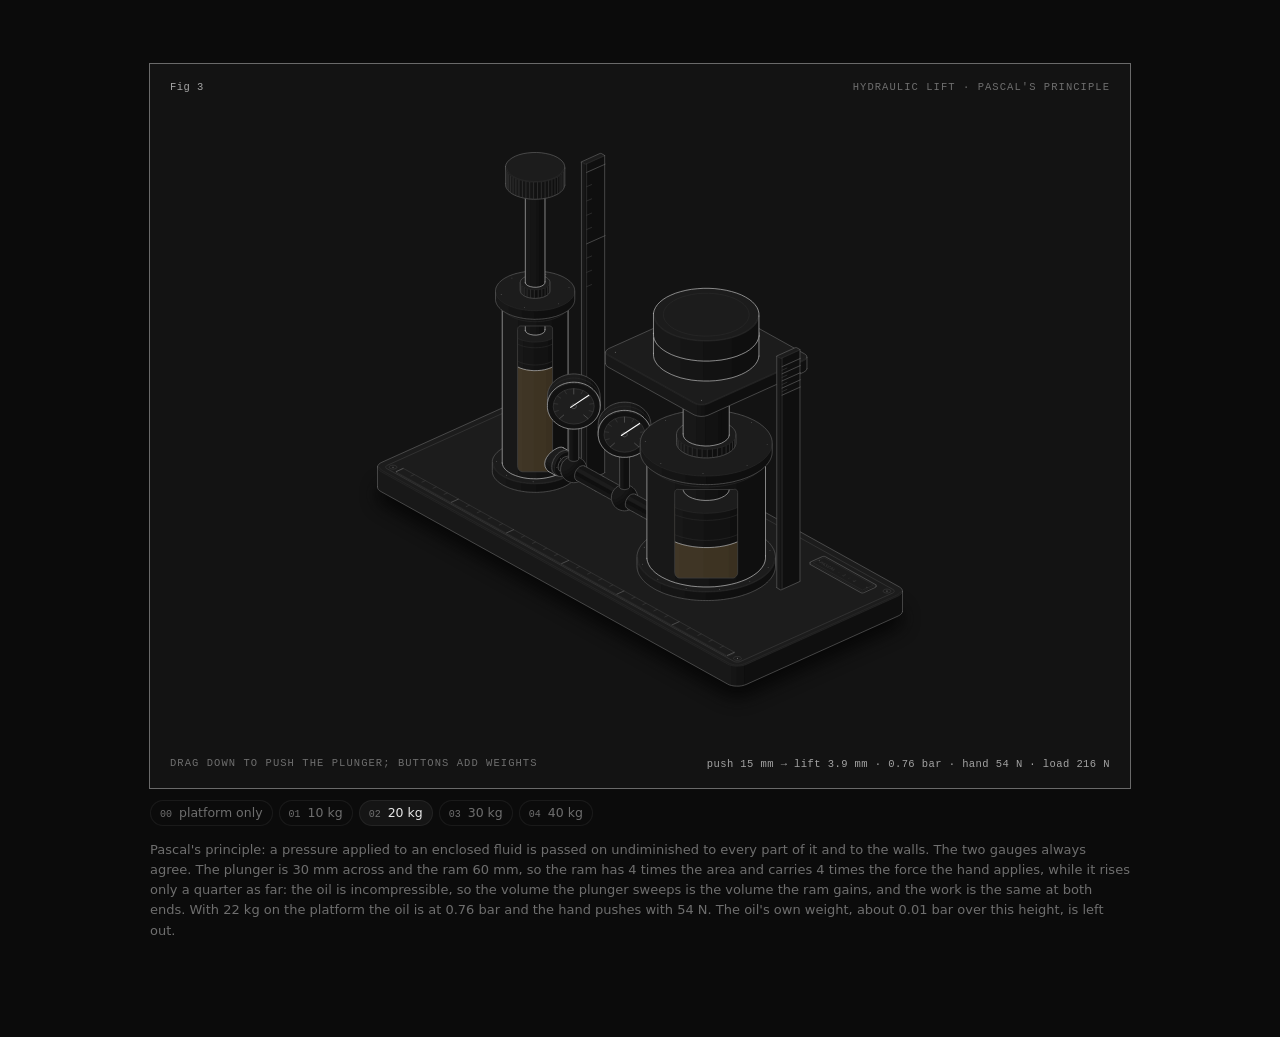
<file: pascal-lift/pascal-lift.html>
<!doctype html><html lang="en"><head><meta charset="utf-8"><meta name="viewport" content="width=device-width, initial-scale=1"><title>Hydraulic lift</title><style>
.iso{
  --anatomy-page:#0b0b0b;--anatomy-card:#131313;--anatomy-text:#a3a3a3;--anatomy-strong:#e6e6e6;--anatomy-muted:#6e6e6e;
  --anatomy-paper:#131313;--anatomy-face:#1b1b1b;--anatomy-top:#1c1c1c;
  --anatomy-shade-0:#0f0f0f;--anatomy-shade-1:#121212;--anatomy-shade-2:#151515;--anatomy-shade-3:#181818;
  --anatomy-lit-top:#262626;--anatomy-lit-shade:#1d1d1d;
  --anatomy-hi:#d4d4d4;--anatomy-mid:#6a6a6a;--anatomy-lo:#3e3e3e;--anatomy-faint:#2a2a2a;--anatomy-lit:#ffffff;
  --anatomy-halo:#050505;--anatomy-halo-opacity:.9;--anatomy-dot:#e6e6e6;
  --anatomy-red:#ff6b6b;--anatomy-green:#6be0a0;--anatomy-blue:#6b9bff;
  --anatomy-weight:.6px;--anatomy-ease:cubic-bezier(.32,.72,0,1);
  --anatomy-mono:ui-monospace,"SF Mono",Menlo,Consolas,monospace;
  --anatomy-lift:inset 0 1px 0 0 #ffffff0a,inset 0 0 0 1px #ffffff06,0 0 0 1px #00000026,0 1px 1px -.5px #00000014,0 3px 3px -1.5px #00000014,0 6px 6px -3px #00000014,0 12px 12px -6px #00000014;
}
.iso[data-theme="light"]{
  --anatomy-page:#f2f2ef;--anatomy-card:#fbfbfa;--anatomy-text:#57575a;--anatomy-strong:#18181a;--anatomy-muted:#8c8c90;
  --anatomy-paper:#fbfbfa;--anatomy-face:#ffffff;--anatomy-top:#ffffff;
  --anatomy-shade-0:#dcdcd9;--anatomy-shade-1:#e5e5e2;--anatomy-shade-2:#ededea;--anatomy-shade-3:#f4f4f1;
  --anatomy-lit-top:#ffffff;--anatomy-lit-shade:#eeeeeb;
  --anatomy-hi:#26262a;--anatomy-mid:#8a8a8f;--anatomy-lo:#b4b4b8;--anatomy-faint:#d4d4d6;--anatomy-lit:#000000;
  --anatomy-halo:#8a8a80;--anatomy-halo-opacity:.32;--anatomy-dot:#3a3a3e;
  --anatomy-red:#e5484d;--anatomy-green:#30a46c;--anatomy-blue:#3e63dd;
  --anatomy-lift:inset 0 1px 0 0 #ffffff,0 0 0 1px #0000000f,0 1px 1px -.5px #0000000a,0 3px 3px -1.5px #0000000a,0 6px 6px -3px #0000000a,0 12px 12px -6px #0000000a;
}
.iso-svg{display:block;width:100%;height:auto;overflow:visible}
.iso-svg path,.iso-svg circle{vector-effect:non-scaling-stroke}
.iso-fill{fill:var(--anatomy-paper);stroke:none}
.iso-solid[data-lit]>.iso-fill{fill:var(--anatomy-face)}
.iso-shade,.iso-top{stroke:none}
.iso-shade[data-shade="0"]{fill:var(--anatomy-shade-0)}
.iso-shade[data-shade="1"]{fill:var(--anatomy-shade-1)}
.iso-shade[data-shade="2"]{fill:var(--anatomy-shade-2)}
.iso-shade[data-shade="3"]{fill:var(--anatomy-shade-3)}
.iso-top{fill:var(--anatomy-top)}
.iso-solid[data-lit]>.iso-top{fill:var(--anatomy-lit-top)}
.iso-solid[data-lit]>.iso-shade{fill:var(--anatomy-lit-shade)}
.iso-solid[data-seamless]>.iso-shade,.iso-solid[data-seamless]>.iso-top{stroke-width:.4;stroke-linejoin:round}
.iso-solid[data-seamless]>.iso-shade[data-shade="0"]{stroke:var(--anatomy-shade-0)}
.iso-solid[data-seamless]>.iso-shade[data-shade="1"]{stroke:var(--anatomy-shade-1)}
.iso-solid[data-seamless]>.iso-shade[data-shade="2"]{stroke:var(--anatomy-shade-2)}
.iso-solid[data-seamless]>.iso-shade[data-shade="3"]{stroke:var(--anatomy-shade-3)}
.iso-solid[data-seamless]>.iso-top{stroke:var(--anatomy-top)}
.iso-solid[data-seamless][data-lit]>.iso-top{stroke:var(--anatomy-lit-top)}
.iso-solid[data-seamless][data-lit]>.iso-shade{stroke:var(--anatomy-lit-shade)}
.iso-solid[data-lit]>.iso-edge{stroke:var(--anatomy-lit)}
.iso-halo{fill:var(--anatomy-halo);stroke:none;filter:blur(9px);opacity:var(--anatomy-halo-opacity);transform:translateY(3px)}
.iso-line{fill:none;stroke:var(--anatomy-lo);stroke-width:var(--anatomy-weight);stroke-linecap:round;stroke-linejoin:round}
.iso-line[data-tone="hi"]{stroke:var(--anatomy-hi)}
.iso-line[data-tone="mid"]{stroke:var(--anatomy-mid)}
.iso-line[data-tone="lo"]{stroke:var(--anatomy-lo)}
.iso-line[data-tone="faint"]{stroke:var(--anatomy-faint)}
.iso-line[data-tone="lit"]{stroke:var(--anatomy-lit)}
.iso-line[data-tone="red"]{stroke:var(--anatomy-red)}
.iso-line[data-tone="green"]{stroke:var(--anatomy-green)}
.iso-line[data-tone="blue"]{stroke:var(--anatomy-blue)}
.iso-line[data-dotted]{stroke-dasharray:.01 3.5;stroke-width:1}
.iso-line[data-dashed]{stroke-dasharray:3 3}
.iso-line[data-flow]{stroke-dasharray:2 6}
.iso-wire-end{fill:var(--anatomy-paper);stroke:var(--anatomy-lo);stroke-width:var(--anatomy-weight)}
.iso-wire[data-tone="hi"] .iso-wire-end{stroke:var(--anatomy-hi)}
.iso-wire[data-tone="mid"] .iso-wire-end{stroke:var(--anatomy-mid)}
.iso-wire[data-tone="faint"] .iso-wire-end{stroke:var(--anatomy-faint)}
.iso-wire[data-tone="lit"] .iso-wire-end{stroke:var(--anatomy-lit)}
.iso-dots circle{fill:var(--anatomy-dot);stroke:none;opacity:.32}
.iso-dots[data-tone="hi"] circle{opacity:.85}
.iso-dots[data-tone="mid"] circle{opacity:.45}
.iso-dots[data-tone="lo"] circle{opacity:.22}
.iso-dots[data-tone="faint"] circle{opacity:.12}
.iso-face-text{fill:var(--anatomy-mid);font-family:var(--anatomy-mono);letter-spacing:.04em}
.iso-face-text[data-tone="hi"]{fill:var(--anatomy-hi)}
.iso-face-text[data-tone="lo"]{fill:var(--anatomy-lo)}
.iso-face-text[data-tone="faint"]{fill:var(--anatomy-faint)}
.tb-body{fill:var(--anatomy-shade-2);stroke:none}
.tb-shine{fill:var(--anatomy-top);stroke:none}
.tb-shade{fill:var(--anatomy-shade-0);stroke:none}
.tb-ring{fill:none;stroke:var(--anatomy-lo);stroke-width:.45;stroke-linecap:butt;stroke-linejoin:round}
.tb-ring[data-tone="mid"]{stroke:var(--anatomy-mid)}
.tb-ring[data-tone="faint"]{stroke:var(--anatomy-faint)}
.tb-ring[data-tone="hi"]{stroke:var(--anatomy-hi)}
@keyframes iso-flow{to{stroke-dashoffset:-32}}
@keyframes iso-pulse{0%,100%{opacity:.18}12%{opacity:1}40%{opacity:.18}}
.iso-line[data-flow]{animation:iso-flow 1600ms linear infinite}
.iso-dots circle[data-pulse]{animation:iso-pulse 1600ms steps(1,end) infinite;animation-delay:var(--pulse-at,0ms)}
.iso-figure{margin:32px 0 36px}
.iso-plate{position:relative;padding:52px 24px;border-radius:0;background:var(--anatomy-card);box-shadow:0 0 0 1px var(--anatomy-mid);--anatomy-paper:var(--anatomy-card)}
.iso-plate-corners{position:absolute;inset:18px 20px;pointer-events:none}
.iso-plate-corner{position:absolute;color:var(--anatomy-muted);font-family:var(--anatomy-mono);font-size:10.5px;line-height:1;letter-spacing:.04em;white-space:nowrap}
.iso-plate-corner[data-corner="fig"]{top:0;left:0;color:var(--anatomy-text)}
.iso-plate-corner[data-corner="title"]{top:0;right:0;text-transform:uppercase;letter-spacing:.1em}
.iso-plate-corner[data-corner="hint"]{bottom:0;left:0;text-transform:uppercase;letter-spacing:.1em}
.iso-plate-corner[data-corner="readout"]{right:0;bottom:0;color:var(--anatomy-text);font-variant-numeric:tabular-nums}
.iso-plate .iso-svg{margin:0 auto}
.iso-legend{display:grid;gap:8px;margin-top:12px;color:var(--anatomy-muted);font-size:13px;line-height:1.55}
.iso-keys{display:flex;flex-wrap:wrap;gap:6px 18px}
.iso-key{display:inline-flex;align-items:center;gap:7px}
.iso-swatch{width:16px;height:10px;flex:none;overflow:visible}
.iso-swatch path{fill:none;stroke:var(--anatomy-hi);stroke-width:1;vector-effect:non-scaling-stroke;stroke-linejoin:round;stroke-linecap:round}
.iso-swatch[data-mark="raised"] path,.iso-swatch[data-mark="flat"] path{stroke:var(--anatomy-mid)}
.iso-swatch[data-mark="lit"] path{stroke:var(--anatomy-lit)}
.iso-swatch[data-mark="dim"] path{stroke:var(--anatomy-lo)}
.iso-swatch[data-mark="dotted"] path{stroke-dasharray:.01 3;stroke-width:1.4}
.iso-swatch[data-mark="dashed"] path{stroke-dasharray:3 2.5}
.iso-swatch[data-mark="red"] path{stroke:var(--anatomy-red)}
.iso-swatch[data-mark="green"] path{stroke:var(--anatomy-green)}
.iso-swatch[data-mark="blue"] path{stroke:var(--anatomy-blue)}
.iso-swatch-crease{stroke:var(--anatomy-lo)!important}
@media (max-width:560px){.iso-plate{padding:48px 12px 70px}.iso-plate-corner[data-corner="hint"]{bottom:18px}}
@media (prefers-reduced-motion:reduce){.iso-line[data-flow],.iso-dots circle[data-pulse]{animation:none}}

*{box-sizing:border-box}
html{color-scheme:dark}
body[data-theme="light"]{color-scheme:light}
body{margin:0;background:var(--anatomy-page);color:var(--anatomy-text);font:14px/1.6 ui-sans-serif,system-ui,-apple-system,"Segoe UI",sans-serif;-webkit-font-smoothing:antialiased}
.iso-page{width:min(980px,100% - 32px);margin:64px auto 96px}
</style></head><body class="iso" data-theme="dark"><main class="iso-page"><style>.pl {
  --pl-cavity: #1a1a1a;
  --pl-oil-tint: #e0b060;
  --pl-dial: #1e1e1e;
  --pl-button-hover: #232323;
  --pl-button-ring: #ffffff14;
  --pl-part-ring: #ffffff10;
  --pl-part-hover: #ffffff0a;
}
[data-theme="light"] .pl {
  --pl-cavity: #cfcfcc;
  --pl-oil-tint: #c98a1e;
  --pl-dial: #ffffff;
  --pl-button-hover: #f0f0ed;
  --pl-button-ring: #0000001a;
  --pl-part-ring: #00000014;
  --pl-part-hover: #0000000a;
}
.pl .iso-plate { padding: 52px 24px 64px; overflow: hidden; }
.pl-stage { position: relative; touch-action: pan-y; -webkit-tap-highlight-color: transparent; user-select: none; -webkit-user-select: none; cursor: ns-resize; }
.pl-stage:focus-visible { outline: 1px solid var(--anatomy-muted); outline-offset: 6px; }
.pl-stage > svg { display: block; width: 100%; height: auto; overflow: visible; }
.pl-cavity { fill: var(--pl-cavity); stroke: none; }
.pl-cut { stroke-width: 0.8px; }
.pl-dial-face { fill: var(--pl-dial); stroke: none; }
.pl-needle { stroke-width: 1.1px; }
/* oil: a tint of the figure's own inks, deeper as the pressure rises */
.pl-oil .iso-shade[data-shade="0"] { fill: color-mix(in srgb, var(--anatomy-shade-0), var(--pl-oil-tint) calc(var(--oil) * 40%)); }
.pl-oil .iso-shade[data-shade="1"] { fill: color-mix(in srgb, var(--anatomy-shade-1), var(--pl-oil-tint) calc(var(--oil) * 40%)); }
.pl-oil .iso-shade[data-shade="2"] { fill: color-mix(in srgb, var(--anatomy-shade-2), var(--pl-oil-tint) calc(var(--oil) * 40%)); }
.pl-oil .iso-shade[data-shade="3"] { fill: color-mix(in srgb, var(--anatomy-shade-3), var(--pl-oil-tint) calc(var(--oil) * 40%)); }
.pl-oil .iso-top { fill: color-mix(in srgb, var(--anatomy-top), var(--pl-oil-tint) calc(var(--oil) * 55%)); }
.pl-oil .iso-fill { fill: color-mix(in srgb, var(--anatomy-paper), var(--pl-oil-tint) calc(var(--oil) * 40%)); }
.pl-oil .iso-edge { stroke: var(--anatomy-mid); }
.pl-controls { position: absolute; left: 20px; bottom: 16px; display: flex; align-items: center; gap: 14px; font-family: var(--anatomy-mono); font-size: 10.5px; letter-spacing: 0.1em; text-transform: uppercase; color: var(--anatomy-muted); }
.pl-weights { display: flex; flex-wrap: wrap; gap: 6px; margin-bottom: 6px; }
.pl-weight { display: inline-flex; align-items: baseline; gap: 7px; padding: 5px 10px; border: 0; border-radius: 999px; background: transparent; color: var(--anatomy-muted); font: 12.5px/1.3 ui-sans-serif, system-ui, -apple-system, "Segoe UI", sans-serif; cursor: pointer; box-shadow: inset 0 0 0 1px var(--pl-part-ring); transition: color 160ms var(--anatomy-ease), background 160ms var(--anatomy-ease); }
.pl-weight:hover, .pl-weight:focus-visible, .pl-weight[data-on] { color: var(--anatomy-strong); background: var(--pl-part-hover); outline: none; }
.pl-num { font-family: var(--anatomy-mono); font-size: 10px; color: var(--anatomy-muted); }
.pl-live { position: absolute; width: 1px; height: 1px; overflow: hidden; clip-path: inset(50%); white-space: nowrap; }
@media (max-width: 640px) {
  .pl .iso-plate { padding: 48px 8px 88px; }
  .pl .iso-plate-corner[data-corner="readout"] { bottom: 46px; right: 0; max-width: 100%; overflow: hidden; text-overflow: ellipsis; }
  .pl-controls { left: 14px; bottom: 14px; gap: 10px; max-width: calc(100% - 28px); flex-wrap: wrap; }
}
@media (prefers-reduced-motion: reduce) { .pl * { transition: none !important; } }
</style><figure class="iso-figure pl"><div class="iso-plate"><div class="iso-plate-corners" aria-hidden="true"><span class="iso-plate-corner" data-corner="fig">Fig 3</span><span class="iso-plate-corner" data-corner="title">Hydraulic lift · Pascal's principle</span><span class="iso-plate-corner" data-corner="readout" data-readout>push 30 mm → lift 7.5 mm · 0.76 bar</span></div><div class="pl-stage" tabindex="0" role="slider" aria-label="Hydraulic lift. Drag down or use the arrow keys to push the plunger; plus and minus add and remove weights." aria-valuemin="0" aria-valuemax="80" aria-valuenow="30" aria-valuetext="Plunger pushed 30 millimetres"><svg xmlns="http://www.w3.org/2000/svg" class="iso-svg" viewBox="0 0 920 600" role="img" aria-label="A bench hydraulic lift: a narrow plunger cylinder with a knob on its rod and a wide ram cylinder carrying a platform with slotted weights, both cut open to show the oil and the pistons, joined by a pipe along the bedplate. Two pressure gauges on tees in the pipe read the same value. Pushing the plunger down lifts the ram a quarter as far."><path class="iso-halo" d="M200.9 366L201.3 364.7L202.2 363.5L203.5 362.5L205.2 361.5L355.2 294L357.3 293.2L359.6 292.7L362.1 292.4L364.6 292.3L367.2 292.5L369.6 292.9L371.8 293.6L373.6 294.4L715.8 484.4L717.3 485.5L718.4 486.6L719 487.9L719.1 489.1L719.1 497.6L718.7 498.9L717.8 500.1L716.5 501.1L714.8 502.1L564.8 569.6L562.7 570.4L560.4 570.9L557.9 571.2L555.4 571.3L552.8 571.1L550.4 570.7L548.2 570L546.4 569.2L204.2 379.2L202.7 378.1L201.6 377L201 375.7L200.9 374.5Z"/><g class="iso-solid"><path class="iso-fill" d="M351.4 316.3L351.5 315L352.2 313.8L353.4 312.7L355.1 311.7L357.2 311L359.6 310.5L362.1 310.2L364.6 310.3L367.1 310.7L369.3 311.3L371.2 312.1L372.7 313.2L373.7 314.3L374.1 315.6L374.1 318.4L374 319.7L373.3 320.9L372.1 322L370.4 323L368.3 323.7L366 324.2L363.4 324.4L360.9 324.4L358.4 324L356.2 323.4L354.3 322.6L352.8 321.5L351.8 320.4L351.4 319.1Z"/><path class="iso-shade" data-shade="0" d="M370.4 323L368.3 323.7L368.3 320.9L370.4 320.2ZM374.1 318.4L374 319.7L374 316.9L374.1 315.6ZM374 319.7L373.3 320.9L373.3 318.1L374 316.9ZM373.3 320.9L372.1 322L372.1 319.2L373.3 318.1ZM372.1 322L370.4 323L370.4 320.2L372.1 319.2Z"/><path class="iso-shade" data-shade="1" d="M368.3 323.7L366 324.2L366 321.4L368.3 320.9ZM366 324.2L363.4 324.4L363.4 321.6L366 321.4Z"/><path class="iso-shade" data-shade="2" d="M363.4 324.4L360.9 324.4L360.9 321.6L363.4 321.6ZM360.9 324.4L358.4 324L358.4 321.2L360.9 321.6ZM358.4 324L356.2 323.4L356.2 320.6L358.4 321.2Z"/><path class="iso-shade" data-shade="3" d="M356.2 323.4L354.3 322.6L354.3 319.8L356.2 320.6ZM354.3 322.6L352.8 321.5L352.8 318.7L354.3 319.8ZM352.8 321.5L351.8 320.4L351.8 317.5L352.8 318.7ZM351.8 320.4L351.4 319.1L351.4 316.3L351.8 317.5Z"/><path class="iso-top" d="M370.4 320.2L368.3 320.9L366 321.4L363.4 321.6L360.9 321.6L358.4 321.2L356.2 320.6L354.3 319.8L352.8 318.7L351.8 317.5L351.4 316.3L351.5 315L352.2 313.8L353.4 312.7L355.1 311.7L357.2 311L359.6 310.5L362.1 310.2L364.6 310.3L367.1 310.7L369.3 311.3L371.2 312.1L372.7 313.2L373.7 314.3L374.1 315.6L374 316.9L373.3 318.1L372.1 319.2Z"/><path class="iso-line iso-crease" data-tone="faint" d="M374.1 315.6L374 316.9L373.3 318.1L372.1 319.2L370.4 320.2L368.3 320.9L366 321.4L363.4 321.6L360.9 321.6L358.4 321.2L356.2 320.6L354.3 319.8L352.8 318.7L351.8 317.5L351.4 316.3"/><path class="iso-line iso-edge" data-tone="lo" d="M351.4 316.3L351.5 315L352.2 313.8L353.4 312.7L355.1 311.7L357.2 311L359.6 310.5L362.1 310.2L364.6 310.3L367.1 310.7L369.3 311.3L371.2 312.1L372.7 313.2L373.7 314.3L374.1 315.6M374.1 318.4L374 319.7L373.3 320.9L372.1 322L370.4 323L368.3 323.7L366 324.2L363.4 324.4L360.9 324.4L358.4 324L356.2 323.4L354.3 322.6L352.8 321.5L351.8 320.4L351.4 319.1M351.4 316.3L351.4 319.1M374.1 315.6L374.1 318.4"/></g><g class="iso-solid"><path class="iso-fill" d="M354 310.6L354.1 309.6L354.6 308.6L355.6 307.8L356.9 307L358.5 306.5L360.3 306.1L362.2 305.9L364.2 306L366.1 306.2L367.8 306.7L369.3 307.4L370.4 308.2L371.2 309.1L371.5 310L371.5 315.7L371.4 316.7L370.9 317.6L369.9 318.5L368.6 319.2L367 319.8L365.2 320.2L363.3 320.3L361.3 320.3L359.4 320L357.7 319.5L356.2 318.9L355.1 318.1L354.3 317.2L354 316.2Z"/><path class="iso-shade" data-shade="0" d="M368.6 319.2L367 319.8L367 314.1L368.6 313.6ZM371.5 315.7L371.4 316.7L371.4 311L371.5 310ZM371.4 316.7L370.9 317.6L370.9 312L371.4 311ZM370.9 317.6L369.9 318.5L369.9 312.8L370.9 312ZM369.9 318.5L368.6 319.2L368.6 313.6L369.9 312.8Z"/><path class="iso-shade" data-shade="1" d="M367 319.8L365.2 320.2L365.2 314.5L367 314.1ZM365.2 320.2L363.3 320.3L363.3 314.7L365.2 314.5Z"/><path class="iso-shade" data-shade="2" d="M363.3 320.3L361.3 320.3L361.3 314.6L363.3 314.7ZM361.3 320.3L359.4 320L359.4 314.4L361.3 314.6ZM359.4 320L357.7 319.5L357.7 313.9L359.4 314.4Z"/><path class="iso-shade" data-shade="3" d="M357.7 319.5L356.2 318.9L356.2 313.2L357.7 313.9ZM356.2 318.9L355.1 318.1L355.1 312.4L356.2 313.2ZM355.1 318.1L354.3 317.2L354.3 311.5L355.1 312.4ZM354.3 317.2L354 316.2L354 310.6L354.3 311.5Z"/><path class="iso-top" d="M368.6 313.6L367 314.1L365.2 314.5L363.3 314.7L361.3 314.6L359.4 314.4L357.7 313.9L356.2 313.2L355.1 312.4L354.3 311.5L354 310.6L354.1 309.6L354.6 308.6L355.6 307.8L356.9 307L358.5 306.5L360.3 306.1L362.2 305.9L364.2 306L366.1 306.2L367.8 306.7L369.3 307.4L370.4 308.2L371.2 309.1L371.5 310L371.4 311L370.9 312L369.9 312.8Z"/><path class="iso-line iso-crease" data-tone="faint" d="M371.5 310L371.4 311L370.9 312L369.9 312.8L368.6 313.6L367 314.1L365.2 314.5L363.3 314.7L361.3 314.6L359.4 314.4L357.7 313.9L356.2 313.2L355.1 312.4L354.3 311.5L354 310.6"/><path class="iso-line iso-edge" data-tone="mid" d="M354 310.6L354.1 309.6L354.6 308.6L355.6 307.8L356.9 307L358.5 306.5L360.3 306.1L362.2 305.9L364.2 306L366.1 306.2L367.8 306.7L369.3 307.4L370.4 308.2L371.2 309.1L371.5 310M371.5 315.7L371.4 316.7L370.9 317.6L369.9 318.5L368.6 319.2L367 319.8L365.2 320.2L363.3 320.3L361.3 320.3L359.4 320L357.7 319.5L356.2 318.9L355.1 318.1L354.3 317.2L354 316.2M354 310.6L354 316.2M371.5 310L371.5 315.7"/></g><g class="iso-solid"><path class="iso-fill" d="M225.5 372.9L225.7 371.7L226.4 370.4L227.6 369.3L229.3 368.4L231.4 367.6L233.7 367.1L236.2 366.9L238.8 367L241.2 367.3L243.5 367.9L245.4 368.8L246.9 369.8L247.8 371L248.3 372.3L248.3 375.1L248.1 376.4L247.5 377.6L246.2 378.7L244.5 379.7L242.5 380.4L240.1 380.9L237.6 381.1L235 381L232.6 380.7L230.3 380.1L228.4 379.2L226.9 378.2L226 377L225.5 375.8Z"/><path class="iso-shade" data-shade="0" d="M244.5 379.7L242.5 380.4L242.5 377.6L244.5 376.8ZM248.3 375.1L248.1 376.4L248.1 373.5L248.3 372.3ZM248.1 376.4L247.5 377.6L247.5 374.8L248.1 373.5ZM247.5 377.6L246.2 378.7L246.2 375.9L247.5 374.8ZM246.2 378.7L244.5 379.7L244.5 376.8L246.2 375.9Z"/><path class="iso-shade" data-shade="1" d="M242.5 380.4L240.1 380.9L240.1 378.1L242.5 377.6ZM240.1 380.9L237.6 381.1L237.6 378.3L240.1 378.1Z"/><path class="iso-shade" data-shade="2" d="M237.6 381.1L235 381L235 378.2L237.6 378.3ZM235 381L232.6 380.7L232.6 377.9L235 378.2ZM232.6 380.7L230.3 380.1L230.3 377.3L232.6 377.9Z"/><path class="iso-shade" data-shade="3" d="M230.3 380.1L228.4 379.2L228.4 376.4L230.3 377.3ZM228.4 379.2L226.9 378.2L226.9 375.4L228.4 376.4ZM226.9 378.2L226 377L226 374.2L226.9 375.4ZM226 377L225.5 375.8L225.5 372.9L226 374.2Z"/><path class="iso-top" d="M244.5 376.8L242.5 377.6L240.1 378.1L237.6 378.3L235 378.2L232.6 377.9L230.3 377.3L228.4 376.4L226.9 375.4L226 374.2L225.5 372.9L225.7 371.7L226.4 370.4L227.6 369.3L229.3 368.4L231.4 367.6L233.7 367.1L236.2 366.9L238.8 367L241.2 367.3L243.5 367.9L245.4 368.8L246.9 369.8L247.8 371L248.3 372.3L248.1 373.5L247.5 374.8L246.2 375.9Z"/><path class="iso-line iso-crease" data-tone="faint" d="M248.3 372.3L248.1 373.5L247.5 374.8L246.2 375.9L244.5 376.8L242.5 377.6L240.1 378.1L237.6 378.3L235 378.2L232.6 377.9L230.3 377.3L228.4 376.4L226.9 375.4L226 374.2L225.5 372.9"/><path class="iso-line iso-edge" data-tone="lo" d="M225.5 372.9L225.7 371.7L226.4 370.4L227.6 369.3L229.3 368.4L231.4 367.6L233.7 367.1L236.2 366.9L238.8 367L241.2 367.3L243.5 367.9L245.4 368.8L246.9 369.8L247.8 371L248.3 372.3M248.3 375.1L248.1 376.4L247.5 377.6L246.2 378.7L244.5 379.7L242.5 380.4L240.1 380.9L237.6 381.1L235 381L232.6 380.7L230.3 380.1L228.4 379.2L226.9 378.2L226 377L225.5 375.8M225.5 372.9L225.5 375.8M248.3 372.3L248.3 375.1"/></g><g class="iso-solid"><path class="iso-fill" d="M228.1 367.2L228.2 366.2L228.8 365.3L229.7 364.4L231 363.7L232.6 363.1L234.4 362.7L236.4 362.6L238.3 362.6L240.2 362.9L242 363.4L243.4 364L244.6 364.8L245.3 365.7L245.7 366.7L245.7 372.3L245.6 373.3L245 374.3L244.1 375.1L242.8 375.9L241.2 376.4L239.4 376.8L237.4 377L235.5 376.9L233.6 376.7L231.8 376.2L230.4 375.5L229.2 374.7L228.5 373.8L228.1 372.9Z"/><path class="iso-shade" data-shade="0" d="M242.8 375.9L241.2 376.4L241.2 370.8L242.8 370.2ZM245.7 372.3L245.6 373.3L245.6 367.7L245.7 366.7ZM245.6 373.3L245 374.3L245 368.6L245.6 367.7ZM245 374.3L244.1 375.1L244.1 369.5L245 368.6ZM244.1 375.1L242.8 375.9L242.8 370.2L244.1 369.5Z"/><path class="iso-shade" data-shade="1" d="M241.2 376.4L239.4 376.8L239.4 371.2L241.2 370.8ZM239.4 376.8L237.4 377L237.4 371.3L239.4 371.2Z"/><path class="iso-shade" data-shade="2" d="M237.4 377L235.5 376.9L235.5 371.3L237.4 371.3ZM235.5 376.9L233.6 376.7L233.6 371L235.5 371.3ZM233.6 376.7L231.8 376.2L231.8 370.6L233.6 371Z"/><path class="iso-shade" data-shade="3" d="M231.8 376.2L230.4 375.5L230.4 369.9L231.8 370.6ZM230.4 375.5L229.2 374.7L229.2 369.1L230.4 369.9ZM229.2 374.7L228.5 373.8L228.5 368.2L229.2 369.1ZM228.5 373.8L228.1 372.9L228.1 367.2L228.5 368.2Z"/><path class="iso-top" d="M242.8 370.2L241.2 370.8L239.4 371.2L237.4 371.3L235.5 371.3L233.6 371L231.8 370.6L230.4 369.9L229.2 369.1L228.5 368.2L228.1 367.2L228.2 366.2L228.8 365.3L229.7 364.4L231 363.7L232.6 363.1L234.4 362.7L236.4 362.6L238.3 362.6L240.2 362.9L242 363.4L243.4 364L244.6 364.8L245.3 365.7L245.7 366.7L245.6 367.7L245 368.6L244.1 369.5Z"/><path class="iso-line iso-crease" data-tone="faint" d="M245.7 366.7L245.6 367.7L245 368.6L244.1 369.5L242.8 370.2L241.2 370.8L239.4 371.2L237.4 371.3L235.5 371.3L233.6 371L231.8 370.6L230.4 369.9L229.2 369.1L228.5 368.2L228.1 367.2"/><path class="iso-line iso-edge" data-tone="mid" d="M228.1 367.2L228.2 366.2L228.8 365.3L229.7 364.4L231 363.7L232.6 363.1L234.4 362.7L236.4 362.6L238.3 362.6L240.2 362.9L242 363.4L243.4 364L244.6 364.8L245.3 365.7L245.7 366.7M245.7 372.3L245.6 373.3L245 374.3L244.1 375.1L242.8 375.9L241.2 376.4L239.4 376.8L237.4 377L235.5 376.9L233.6 376.7L231.8 376.2L230.4 375.5L229.2 374.7L228.5 373.8L228.1 372.9M228.1 367.2L228.1 372.9M245.7 366.7L245.7 372.3"/></g><g class="iso-solid"><path class="iso-fill" d="M671.7 494.2L671.9 492.9L672.5 491.7L673.8 490.5L675.5 489.6L677.5 488.8L679.9 488.4L682.4 488.1L685 488.2L687.4 488.6L689.7 489.2L691.6 490L693.1 491L694 492.2L694.5 493.5L694.5 496.3L694.3 497.6L693.6 498.8L692.4 499.9L690.7 500.9L688.6 501.6L686.3 502.1L683.8 502.3L681.2 502.3L678.8 501.9L676.5 501.3L674.6 500.5L673.1 499.4L672.2 498.2L671.7 497Z"/><path class="iso-shade" data-shade="0" d="M690.7 500.9L688.6 501.6L688.6 498.8L690.7 498.1ZM694.5 496.3L694.3 497.6L694.3 494.8L694.5 493.5ZM694.3 497.6L693.6 498.8L693.6 496L694.3 494.8ZM693.6 498.8L692.4 499.9L692.4 497.1L693.6 496ZM692.4 499.9L690.7 500.9L690.7 498.1L692.4 497.1Z"/><path class="iso-shade" data-shade="1" d="M688.6 501.6L686.3 502.1L686.3 499.3L688.6 498.8ZM686.3 502.1L683.8 502.3L683.8 499.5L686.3 499.3Z"/><path class="iso-shade" data-shade="2" d="M683.8 502.3L681.2 502.3L681.2 499.4L683.8 499.5ZM681.2 502.3L678.8 501.9L678.8 499.1L681.2 499.4ZM678.8 501.9L676.5 501.3L676.5 498.5L678.8 499.1Z"/><path class="iso-shade" data-shade="3" d="M676.5 501.3L674.6 500.5L674.6 497.6L676.5 498.5ZM674.6 500.5L673.1 499.4L673.1 496.6L674.6 497.6ZM673.1 499.4L672.2 498.2L672.2 495.4L673.1 496.6ZM672.2 498.2L671.7 497L671.7 494.2L672.2 495.4Z"/><path class="iso-top" d="M690.7 498.1L688.6 498.8L686.3 499.3L683.8 499.5L681.2 499.4L678.8 499.1L676.5 498.5L674.6 497.6L673.1 496.6L672.2 495.4L671.7 494.2L671.9 492.9L672.5 491.7L673.8 490.5L675.5 489.6L677.5 488.8L679.9 488.4L682.4 488.1L685 488.2L687.4 488.6L689.7 489.2L691.6 490L693.1 491L694 492.2L694.5 493.5L694.3 494.8L693.6 496L692.4 497.1Z"/><path class="iso-line iso-crease" data-tone="faint" d="M694.5 493.5L694.3 494.8L693.6 496L692.4 497.1L690.7 498.1L688.6 498.8L686.3 499.3L683.8 499.5L681.2 499.4L678.8 499.1L676.5 498.5L674.6 497.6L673.1 496.6L672.2 495.4L671.7 494.2"/><path class="iso-line iso-edge" data-tone="lo" d="M671.7 494.2L671.9 492.9L672.5 491.7L673.8 490.5L675.5 489.6L677.5 488.8L679.9 488.4L682.4 488.1L685 488.2L687.4 488.6L689.7 489.2L691.6 490L693.1 491L694 492.2L694.5 493.5M694.5 496.3L694.3 497.6L693.6 498.8L692.4 499.9L690.7 500.9L688.6 501.6L686.3 502.1L683.8 502.3L681.2 502.3L678.8 501.9L676.5 501.3L674.6 500.5L673.1 499.4L672.2 498.2L671.7 497M671.7 494.2L671.7 497M694.5 493.5L694.5 496.3"/></g><g class="iso-solid"><path class="iso-fill" d="M674.3 488.4L674.4 487.5L675 486.5L675.9 485.7L677.2 484.9L678.8 484.3L680.6 484L682.6 483.8L684.5 483.8L686.4 484.1L688.2 484.6L689.6 485.2L690.8 486L691.5 487L691.9 487.9L691.9 493.6L691.8 494.5L691.2 495.5L690.3 496.4L689 497.1L687.4 497.7L685.6 498L683.6 498.2L681.7 498.2L679.8 497.9L678 497.4L676.6 496.8L675.4 496L674.7 495.1L674.3 494.1Z"/><path class="iso-shade" data-shade="0" d="M689 497.1L687.4 497.7L687.4 492L689 491.5ZM691.9 493.6L691.8 494.5L691.8 488.9L691.9 487.9ZM691.8 494.5L691.2 495.5L691.2 489.9L691.8 488.9ZM691.2 495.5L690.3 496.4L690.3 490.7L691.2 489.9ZM690.3 496.4L689 497.1L689 491.5L690.3 490.7Z"/><path class="iso-shade" data-shade="1" d="M687.4 497.7L685.6 498L685.6 492.4L687.4 492ZM685.6 498L683.6 498.2L683.6 492.6L685.6 492.4Z"/><path class="iso-shade" data-shade="2" d="M683.6 498.2L681.7 498.2L681.7 492.5L683.6 492.6ZM681.7 498.2L679.8 497.9L679.8 492.3L681.7 492.5ZM679.8 497.9L678 497.4L678 491.8L679.8 492.3Z"/><path class="iso-shade" data-shade="3" d="M678 497.4L676.6 496.8L676.6 491.1L678 491.8ZM676.6 496.8L675.4 496L675.4 490.3L676.6 491.1ZM675.4 496L674.7 495.1L674.7 489.4L675.4 490.3ZM674.7 495.1L674.3 494.1L674.3 488.4L674.7 489.4Z"/><path class="iso-top" d="M689 491.5L687.4 492L685.6 492.4L683.6 492.6L681.7 492.5L679.8 492.3L678 491.8L676.6 491.1L675.4 490.3L674.7 489.4L674.3 488.4L674.4 487.5L675 486.5L675.9 485.7L677.2 484.9L678.8 484.3L680.6 484L682.6 483.8L684.5 483.8L686.4 484.1L688.2 484.6L689.6 485.2L690.8 486L691.5 487L691.9 487.9L691.8 488.9L691.2 489.9L690.3 490.7Z"/><path class="iso-line iso-crease" data-tone="faint" d="M691.9 487.9L691.8 488.9L691.2 489.9L690.3 490.7L689 491.5L687.4 492L685.6 492.4L683.6 492.6L681.7 492.5L679.8 492.3L678 491.8L676.6 491.1L675.4 490.3L674.7 489.4L674.3 488.4"/><path class="iso-line iso-edge" data-tone="mid" d="M674.3 488.4L674.4 487.5L675 486.5L675.9 485.7L677.2 484.9L678.8 484.3L680.6 484L682.6 483.8L684.5 483.8L686.4 484.1L688.2 484.6L689.6 485.2L690.8 486L691.5 487L691.9 487.9M691.9 493.6L691.8 494.5L691.2 495.5L690.3 496.4L689 497.1L687.4 497.7L685.6 498L683.6 498.2L681.7 498.2L679.8 497.9L678 497.4L676.6 496.8L675.4 496L674.7 495.1L674.3 494.1M674.3 488.4L674.3 494.1M691.9 487.9L691.9 493.6"/></g><g class="iso-solid"><path class="iso-fill" d="M545.9 550.8L546 549.5L546.7 548.3L547.9 547.2L549.6 546.2L551.7 545.5L554 545L556.6 544.8L559.1 544.9L561.6 545.2L563.8 545.8L565.7 546.7L567.2 547.7L568.2 548.9L568.6 550.1L568.6 553L568.5 554.2L567.8 555.5L566.6 556.6L564.9 557.5L562.8 558.3L560.4 558.8L557.9 559L555.4 558.9L552.9 558.6L550.7 558L548.8 557.1L547.3 556.1L546.3 554.9L545.9 553.6Z"/><path class="iso-shade" data-shade="0" d="M564.9 557.5L562.8 558.3L562.8 555.5L564.9 554.7ZM568.6 553L568.5 554.2L568.5 551.4L568.6 550.1ZM568.5 554.2L567.8 555.5L567.8 552.6L568.5 551.4ZM567.8 555.5L566.6 556.6L566.6 553.8L567.8 552.6ZM566.6 556.6L564.9 557.5L564.9 554.7L566.6 553.8Z"/><path class="iso-shade" data-shade="1" d="M562.8 558.3L560.4 558.8L560.4 556L562.8 555.5ZM560.4 558.8L557.9 559L557.9 556.2L560.4 556Z"/><path class="iso-shade" data-shade="2" d="M557.9 559L555.4 558.9L555.4 556.1L557.9 556.2ZM555.4 558.9L552.9 558.6L552.9 555.8L555.4 556.1ZM552.9 558.6L550.7 558L550.7 555.1L552.9 555.8Z"/><path class="iso-shade" data-shade="3" d="M550.7 558L548.8 557.1L548.8 554.3L550.7 555.1ZM548.8 557.1L547.3 556.1L547.3 553.3L548.8 554.3ZM547.3 556.1L546.3 554.9L546.3 552.1L547.3 553.3ZM546.3 554.9L545.9 553.6L545.9 550.8L546.3 552.1Z"/><path class="iso-top" d="M564.9 554.7L562.8 555.5L560.4 556L557.9 556.2L555.4 556.1L552.9 555.8L550.7 555.1L548.8 554.3L547.3 553.3L546.3 552.1L545.9 550.8L546 549.5L546.7 548.3L547.9 547.2L549.6 546.2L551.7 545.5L554 545L556.6 544.8L559.1 544.9L561.6 545.2L563.8 545.8L565.7 546.7L567.2 547.7L568.2 548.9L568.6 550.1L568.5 551.4L567.8 552.6L566.6 553.8Z"/><path class="iso-line iso-crease" data-tone="faint" d="M568.6 550.1L568.5 551.4L567.8 552.6L566.6 553.8L564.9 554.7L562.8 555.5L560.4 556L557.9 556.2L555.4 556.1L552.9 555.8L550.7 555.1L548.8 554.3L547.3 553.3L546.3 552.1L545.9 550.8"/><path class="iso-line iso-edge" data-tone="lo" d="M545.9 550.8L546 549.5L546.7 548.3L547.9 547.2L549.6 546.2L551.7 545.5L554 545L556.6 544.8L559.1 544.9L561.6 545.2L563.8 545.8L565.7 546.7L567.2 547.7L568.2 548.9L568.6 550.1M568.6 553L568.5 554.2L567.8 555.5L566.6 556.6L564.9 557.5L562.8 558.3L560.4 558.8L557.9 559L555.4 558.9L552.9 558.6L550.7 558L548.8 557.1L547.3 556.1L546.3 554.9L545.9 553.6M545.9 550.8L545.9 553.6M568.6 550.1L568.6 553"/></g><g class="iso-solid"><path class="iso-fill" d="M548.5 545.1L548.6 544.1L549.1 543.2L550.1 542.3L551.4 541.6L553 541L554.8 540.6L556.7 540.5L558.7 540.5L560.6 540.8L562.3 541.2L563.8 541.9L564.9 542.7L565.7 543.6L566 544.6L566 550.2L565.9 551.2L565.4 552.1L564.4 553L563.1 553.7L561.5 554.3L559.7 554.7L557.8 554.9L555.8 554.8L553.9 554.6L552.2 554.1L550.7 553.4L549.6 552.6L548.8 551.7L548.5 550.7Z"/><path class="iso-shade" data-shade="0" d="M563.1 553.7L561.5 554.3L561.5 548.7L563.1 548.1ZM566 550.2L565.9 551.2L565.9 545.6L566 544.6ZM565.9 551.2L565.4 552.1L565.4 546.5L565.9 545.6ZM565.4 552.1L564.4 553L564.4 547.4L565.4 546.5ZM564.4 553L563.1 553.7L563.1 548.1L564.4 547.4Z"/><path class="iso-shade" data-shade="1" d="M561.5 554.3L559.7 554.7L559.7 549.1L561.5 548.7ZM559.7 554.7L557.8 554.9L557.8 549.2L559.7 549.1Z"/><path class="iso-shade" data-shade="2" d="M557.8 554.9L555.8 554.8L555.8 549.2L557.8 549.2ZM555.8 554.8L553.9 554.6L553.9 548.9L555.8 549.2ZM553.9 554.6L552.2 554.1L552.2 548.4L553.9 548.9Z"/><path class="iso-shade" data-shade="3" d="M552.2 554.1L550.7 553.4L550.7 547.8L552.2 548.4ZM550.7 553.4L549.6 552.6L549.6 547L550.7 547.8ZM549.6 552.6L548.8 551.7L548.8 546.1L549.6 547ZM548.8 551.7L548.5 550.7L548.5 545.1L548.8 546.1Z"/><path class="iso-top" d="M563.1 548.1L561.5 548.7L559.7 549.1L557.8 549.2L555.8 549.2L553.9 548.9L552.2 548.4L550.7 547.8L549.6 547L548.8 546.1L548.5 545.1L548.6 544.1L549.1 543.2L550.1 542.3L551.4 541.6L553 541L554.8 540.6L556.7 540.5L558.7 540.5L560.6 540.8L562.3 541.2L563.8 541.9L564.9 542.7L565.7 543.6L566 544.6L565.9 545.6L565.4 546.5L564.4 547.4Z"/><path class="iso-line iso-crease" data-tone="faint" d="M566 544.6L565.9 545.6L565.4 546.5L564.4 547.4L563.1 548.1L561.5 548.7L559.7 549.1L557.8 549.2L555.8 549.2L553.9 548.9L552.2 548.4L550.7 547.8L549.6 547L548.8 546.1L548.5 545.1"/><path class="iso-line iso-edge" data-tone="mid" d="M548.5 545.1L548.6 544.1L549.1 543.2L550.1 542.3L551.4 541.6L553 541L554.8 540.6L556.7 540.5L558.7 540.5L560.6 540.8L562.3 541.2L563.8 541.9L564.9 542.7L565.7 543.6L566 544.6M566 550.2L565.9 551.2L565.4 552.1L564.4 553L563.1 553.7L561.5 554.3L559.7 554.7L557.8 554.9L555.8 554.8L553.9 554.6L552.2 554.1L550.7 553.4L549.6 552.6L548.8 551.7L548.5 550.7M548.5 545.1L548.5 550.7M566 544.6L566 550.2"/></g><g class="iso-solid"><path class="iso-fill" d="M200.9 346.3L201.3 345L202.2 343.8L203.5 342.7L205.2 341.8L355.2 274.2L357.3 273.5L359.6 272.9L362.1 272.6L364.6 272.6L367.2 272.7L369.6 273.2L371.8 273.8L373.6 274.7L715.8 464.7L717.3 465.7L718.4 466.9L719 468.1L719.1 469.4L719.1 489.1L718.7 490.4L717.8 491.6L716.5 492.7L714.8 493.6L564.8 561.2L562.7 561.9L560.4 562.5L557.9 562.8L555.4 562.8L552.8 562.7L550.4 562.2L548.2 561.6L546.4 560.7L204.2 370.7L202.7 369.7L201.6 368.5L201 367.3L200.9 366Z"/><path class="iso-shade" data-shade="0" d="M719.1 489.1L718.7 490.4L718.7 470.6L719.1 469.4ZM718.7 490.4L717.8 491.6L717.8 471.8L718.7 470.6ZM717.8 491.6L716.5 492.7L716.5 472.9L717.8 471.8ZM716.5 492.7L714.8 493.6L714.8 473.9L716.5 472.9ZM714.8 493.6L564.8 561.2L564.8 541.4L714.8 473.9ZM564.8 561.2L562.7 561.9L562.7 542.2L564.8 541.4Z"/><path class="iso-shade" data-shade="1" d="M562.7 561.9L560.4 562.5L560.4 542.7L562.7 542.2ZM560.4 562.5L557.9 562.8L557.9 543L560.4 542.7ZM557.9 562.8L555.4 562.8L555.4 543.1L557.9 543Z"/><path class="iso-shade" data-shade="2" d="M555.4 562.8L552.8 562.7L552.8 542.9L555.4 543.1ZM552.8 562.7L550.4 562.2L550.4 542.5L552.8 542.9Z"/><path class="iso-shade" data-shade="3" d="M550.4 562.2L548.2 561.6L548.2 541.8L550.4 542.5ZM548.2 561.6L546.4 560.7L546.4 541L548.2 541.8ZM546.4 560.7L204.2 370.7L204.2 351L546.4 541ZM204.2 370.7L202.7 369.7L202.7 349.9L204.2 351ZM202.7 369.7L201.6 368.5L201.6 348.8L202.7 349.9ZM201.6 368.5L201 367.3L201 347.5L201.6 348.8ZM201 367.3L200.9 366L200.9 346.3L201 347.5Z"/><path class="iso-top" d="M715.8 464.7L717.3 465.7L718.4 466.9L719 468.1L719.1 469.4L718.7 470.6L717.8 471.8L716.5 472.9L714.8 473.9L564.8 541.4L562.7 542.2L560.4 542.7L557.9 543L555.4 543.1L552.8 542.9L550.4 542.5L548.2 541.8L546.4 541L204.2 351L202.7 349.9L201.6 348.8L201 347.5L200.9 346.3L201.3 345L202.2 343.8L203.5 342.7L205.2 341.8L355.2 274.2L357.3 273.5L359.6 272.9L362.1 272.6L364.6 272.6L367.2 272.7L369.6 273.2L371.8 273.8L373.6 274.7Z"/><path class="iso-line iso-crease" data-tone="faint" d="M719.1 469.4L718.7 470.6L717.8 471.8L716.5 472.9L714.8 473.9L564.8 541.4L562.7 542.2L560.4 542.7L557.9 543L555.4 543.1L552.8 542.9L550.4 542.5L548.2 541.8L546.4 541L204.2 351L202.7 349.9L201.6 348.8L201 347.5L200.9 346.3"/><path class="iso-line iso-bevel" data-tone="faint" d="M719.1 469.4L716.5 470.4L715.8 471.4L714.7 472.3L713.2 473.1L563.3 540.6L561.5 541.2L559.6 541.7L557.6 541.9L555.5 542L553.4 541.8L551.4 541.4L549.6 540.9L548 540.2L206 350.2L204.7 349.4L203.8 348.4L203.3 347.4L200.9 346.3"/><path class="iso-line iso-edge" data-tone="mid" d="M200.9 346.3L201.3 345L202.2 343.8L203.5 342.7L205.2 341.8L355.2 274.2L357.3 273.5L359.6 272.9L362.1 272.6L364.6 272.6L367.2 272.7L369.6 273.2L371.8 273.8L373.6 274.7L715.8 464.7L717.3 465.7L718.4 466.9L719 468.1L719.1 469.4M719.1 489.1L718.7 490.4L717.8 491.6L716.5 492.7L714.8 493.6L564.8 561.2L562.7 561.9L560.4 562.5L557.9 562.8L555.4 562.8L552.8 562.7L550.4 562.2L548.2 561.6L546.4 560.7L204.2 370.7L202.7 369.7L201.6 368.5L201 367.3L200.9 366M719.1 469.4L719.1 489.1M200.9 346.3L200.9 366"/></g><path class="iso-line" data-tone="lo" d="M709.7 467.4L710.3 467.8L710.7 468.2L710.9 468.7L711 469.2L710.8 469.6L710.5 470.1L710 470.5L709.4 470.9L559.3 538.4L558.5 538.7L557.7 538.9L556.7 539L555.8 539L554.8 539L553.9 538.8L553.1 538.6L552.4 538.2L210.3 348.2L209.7 347.9L209.3 347.4L209.1 347L209 346.5L209.2 346L209.5 345.6L210 345.1L210.6 344.8L360.7 277.2L361.5 277L362.3 276.8L363.3 276.6L364.2 276.6L365.2 276.7L366.1 276.9L366.9 277.1L367.6 277.4Z"/><path class="iso-line" data-tone="lo" d="M366.5 281.7L365.1 282L363.6 282.2L362.2 282L360.9 281.5L360.2 280.9L359.9 280.1L360.3 279.4L361.2 278.8L362.5 278.4L364 278.3L365.5 278.4L366.7 278.9L367.5 279.6L367.7 280.3L367.4 281ZM706.4 470.4L705.1 470.8L703.6 470.9L702.1 470.7L700.9 470.3L700.1 469.6L699.9 468.9L700.3 468.1L701.2 467.5L702.5 467.1L704 467L705.5 467.2L706.7 467.7L707.5 468.3L707.7 469.1L707.3 469.8ZM218.8 348.1L217.5 348.5L216 348.6L214.5 348.4L213.3 348L212.5 347.3L212.3 346.6L212.7 345.8L213.6 345.2L214.9 344.8L216.4 344.7L217.9 344.9L219.1 345.4L219.9 346L220.1 346.8L219.7 347.5ZM558.8 536.9L557.5 537.3L556 537.4L554.5 537.2L553.3 536.8L552.5 536.1L552.3 535.3L552.6 534.6L553.5 534L554.9 533.6L556.4 533.5L557.8 533.7L559.1 534.1L559.8 534.8L560.1 535.5L559.7 536.3Z"/><g class="iso-dots" data-tone="mid"><circle cx="363.8" cy="280.2" r="0.55"/><circle cx="703.8" cy="469" r="0.55"/><circle cx="216.2" cy="346.7" r="0.55"/><circle cx="556.2" cy="535.4" r="0.55"/></g><g class="iso-solid"><path class="iso-fill" d="M219.7 351.3L219.7 350.9L220.1 350.7L225.4 348.3L226 348.1L226.7 348.1L227.2 348.3L552.4 528.9L552.7 529.2L552.7 530L552.7 530.3L552.3 530.6L547 533L546.4 533.2L545.7 533.2L545.1 533L220 352.4L219.7 352.1Z"/><path class="iso-shade" data-shade="0" d="M552.7 530L552.7 530.3L552.7 529.5L552.7 529.2ZM552.7 530.3L552.3 530.6L552.3 529.8L552.7 529.5ZM552.3 530.6L547 533L547 532.2L552.3 529.8Z"/><path class="iso-shade" data-shade="1" d="M547 533L546.4 533.2L546.4 532.3L547 532.2Z"/><path class="iso-shade" data-shade="2" d="M546.4 533.2L545.7 533.2L545.7 532.3L546.4 532.3Z"/><path class="iso-shade" data-shade="3" d="M545.7 533.2L545.1 533L545.1 532.1L545.7 532.3ZM545.1 533L220 352.4L220 351.6L545.1 532.1ZM220 352.4L219.7 352.1L219.7 351.3L220 351.6Z"/><path class="iso-top" d="M552.4 528.9L552.7 529.2L552.7 529.5L552.3 529.8L547 532.2L546.4 532.3L545.7 532.3L545.1 532.1L220 351.6L219.7 351.3L219.7 350.9L220.1 350.7L225.4 348.3L226 348.1L226.7 348.1L227.2 348.3Z"/><path class="iso-line iso-crease" data-tone="faint" d="M552.7 529.2L552.7 529.5L552.3 529.8L547 532.2L546.4 532.3L545.7 532.3L545.1 532.1L220 351.6L219.7 351.3"/><path class="iso-line iso-edge" data-tone="lo" d="M219.7 351.3L219.7 350.9L220.1 350.7L225.4 348.3L226 348.1L226.7 348.1L227.2 348.3L552.4 528.9L552.7 529.2M552.7 530L552.7 530.3L552.3 530.6L547 533L546.4 533.2L545.7 533.2L545.1 533L220 352.4L219.7 352.1M552.7 529.2L552.7 530M219.7 351.3L219.7 352.1"/></g><path class="iso-line" data-tone="lo" d="M237.1 354L233.9 355.4M248 360L244.8 361.4M258.9 366.1L255.7 367.5M269.8 372.1L266.6 373.5M291.6 384.2L288.4 385.6M302.5 390.3L299.3 391.7M313.4 396.3L310.2 397.7M324.3 402.4L321.1 403.8M346 414.5L342.9 415.9M356.9 420.5L353.8 421.9M367.8 426.6L364.7 428M378.7 432.6L375.6 434M400.5 444.7L397.4 446.1M411.4 450.8L408.3 452.2M422.3 456.8L419.2 458.2M433.2 462.9L430.1 464.3M455 475L451.9 476.4M465.9 481L462.8 482.4M476.8 487.1L473.7 488.5M487.7 493.1L484.5 494.5M509.5 505.2L506.3 506.6M520.4 511.3L517.2 512.7M531.3 517.3L528.1 518.7M542.2 523.4L539 524.8"/><path class="iso-line" data-tone="mid" d="M226.2 347.9L219.3 351M280.7 378.2L273.8 381.3M335.2 408.4L328.3 411.5M389.6 438.7L382.7 441.8M444.1 468.9L437.2 472M498.6 499.2L491.7 502.3M553.1 529.4L546.2 532.5"/><g class="iso-solid"><path class="iso-fill" d="M627.9 441L627.9 440.5L628.5 440.1L640.1 434.9L641 434.7L642 434.7L642.9 435L692.6 462.6L693 463L693 464.4L693 464.9L692.4 465.3L680.8 470.6L679.9 470.8L678.9 470.8L678 470.5L628.4 442.9L627.9 442.5Z"/><path class="iso-shade" data-shade="0" d="M693 464.4L693 464.9L693 463.5L693 463ZM693 464.9L692.4 465.3L692.4 463.9L693 463.5ZM692.4 465.3L680.8 470.6L680.8 469.2L692.4 463.9Z"/><path class="iso-shade" data-shade="1" d="M680.8 470.6L679.9 470.8L679.9 469.4L680.8 469.2Z"/><path class="iso-shade" data-shade="2" d="M679.9 470.8L678.9 470.8L678.9 469.4L679.9 469.4Z"/><path class="iso-shade" data-shade="3" d="M678.9 470.8L678 470.5L678 469.1L678.9 469.4ZM678 470.5L628.4 442.9L628.4 441.5L678 469.1ZM628.4 442.9L627.9 442.5L627.9 441L628.4 441.5Z"/><path class="iso-top" d="M692.6 462.6L693 463L693 463.5L692.4 463.9L680.8 469.2L679.9 469.4L678.9 469.4L678 469.1L628.4 441.5L627.9 441L627.9 440.5L628.5 440.1L640.1 434.9L641 434.7L642 434.7L642.9 435Z"/><path class="iso-line iso-crease" data-tone="faint" d="M693 463L693 463.5L692.4 463.9L680.8 469.2L679.9 469.4L678.9 469.4L678 469.1L628.4 441.5L627.9 441"/><path class="iso-line iso-edge" data-tone="mid" d="M627.9 441L627.9 440.5L628.5 440.1L640.1 434.9L641 434.7L642 434.7L642.9 435L692.6 462.6L693 463M693 464.4L693 464.9L692.4 465.3L680.8 470.6L679.9 470.8L678.9 470.8L678 470.5L628.4 442.9L627.9 442.5M693 463L693 464.4M627.9 441L627.9 442.5"/></g><path class="iso-line" data-tone="faint" d="M690.2 463.2L679.5 468L630.7 440.9L641.4 436.1Z"/><text class="iso-face-text" data-tone="lo" transform="matrix(1.09 0.605 -1.21 0.545 636.485 440.904)" font-size="3.6" text-anchor="start">PASCAL · 1 : 4</text><g class="iso-dots" data-tone="mid"><circle cx="636.9" cy="439" r="0.45"/><circle cx="684" cy="465.1" r="0.45"/></g><g class="pl-lift"><g class="it" data-i="0"><g class="iso-solid"><path class="iso-fill" d="M314.2 342.1L314.2 341.3L314.2 340.6L314.3 339.8L314.5 339.1L314.7 338.4L315 337.6L315.3 336.9L315.7 336.2L316.1 335.5L316.6 334.8L317.2 334.1L317.7 333.4L318.4 332.7L319 332L319.7 331.4L320.5 330.7L321.3 330.1L322.2 329.5L323.1 328.9L324 328.3L325 327.7L326 327.2L327.1 326.7L328.2 326.2L329.3 325.7L330.5 325.2L331.6 324.7L332.9 324.3L334.1 323.9L335.4 323.5L336.7 323.2L338 322.8L339.4 322.5L340.8 322.2L342.2 322L343.6 321.7L345 321.5L346.5 321.3L347.9 321.2L349.4 321L350.9 320.9L352.4 320.8L353.9 320.8L355.3 320.7L356.8 320.7L358.3 320.7L359.8 320.8L361.3 320.9L362.8 321L364.3 321.1L365.7 321.2L367.2 321.4L368.6 321.6L370 321.8L371.5 322.1L372.8 322.4L374.2 322.7L375.6 323L376.9 323.3L378.2 323.7L379.4 324.1L380.7 324.5L381.9 325L383.1 325.4L384.2 325.9L385.3 326.4L386.4 326.9L387.4 327.4L388.4 328L389.4 328.6L390.3 329.2L391.2 329.8L392 330.4L392.8 331L393.6 331.7L394.3 332.3L394.9 333L395.5 333.7L396.1 334.4L396.6 335.1L397 335.8L397.4 336.5L397.8 337.2L398.1 338L398.3 338.7L398.5 339.4L398.7 340.2L398.8 340.9L398.8 341.7L398.8 350.1L398.8 350.9L398.7 351.6L398.6 352.4L398.5 353.1L398.2 353.9L398 354.6L397.6 355.3L397.3 356.1L396.8 356.8L396.4 357.5L395.8 358.2L395.2 358.9L394.6 359.5L393.9 360.2L393.2 360.9L392.5 361.5L391.7 362.1L390.8 362.7L389.9 363.3L389 363.9L388 364.5L387 365L385.9 365.6L384.8 366.1L383.7 366.6L382.5 367L381.3 367.5L380.1 367.9L378.9 368.3L377.6 368.7L376.3 369.1L374.9 369.4L373.6 369.7L372.2 370L370.8 370.3L369.4 370.5L368 370.7L366.5 370.9L365 371.1L363.6 371.2L362.1 371.3L360.6 371.4L359.1 371.5L357.6 371.5L356.1 371.5L354.6 371.5L353.2 371.4L351.7 371.4L350.2 371.3L348.7 371.2L347.2 371L345.8 370.8L344.4 370.6L342.9 370.4L341.5 370.1L340.1 369.9L338.8 369.6L337.4 369.2L336.1 368.9L334.8 368.5L333.5 368.1L332.3 367.7L331.1 367.3L329.9 366.8L328.8 366.3L327.6 365.8L326.6 365.3L325.5 364.8L324.5 364.2L323.6 363.7L322.7 363.1L321.8 362.5L320.9 361.8L320.2 361.2L319.4 360.6L318.7 359.9L318.1 359.2L317.5 358.5L316.9 357.9L316.4 357.1L315.9 356.4L315.5 355.7L315.2 355L314.9 354.3L314.6 353.5L314.4 352.8L314.3 352L314.2 351.3L314.2 350.5Z"/><path class="iso-shade" data-shade="0" d="M398.8 350.1L398.7 351.6L398.5 353.1L398 354.6L397.3 356.1L396.4 357.5L395.2 358.9L393.9 360.2L392.5 361.5L390.8 362.7L389 363.9L387 365L384.8 366.1L382.5 367L380.1 367.9L377.6 368.7L374.9 369.4L372.2 370L369.4 370.5L366.5 370.9L363.6 371.2L360.6 371.4L357.6 371.5L357.6 363L360.6 363L363.6 362.8L366.5 362.5L369.4 362L372.2 361.5L374.9 360.9L377.6 360.2L380.1 359.5L382.5 358.6L384.8 357.6L387 356.6L389 355.5L390.8 354.3L392.5 353L393.9 351.7L395.2 350.4L396.4 349L397.3 347.6L398 346.1L398.5 344.7L398.7 343.2L398.8 341.7Z"/><path class="iso-shade" data-shade="1" d="M357.6 371.5L354.6 371.5L351.7 371.4L348.7 371.2L345.8 370.8L342.9 370.4L342.9 361.9L345.8 362.4L348.7 362.7L351.7 362.9L354.6 363L357.6 363Z"/><path class="iso-shade" data-shade="2" d="M342.9 370.4L340.1 369.9L337.4 369.2L334.8 368.5L332.3 367.7L329.9 366.8L327.6 365.8L327.6 357.4L329.9 358.4L332.3 359.3L334.8 360.1L337.4 360.8L340.1 361.4L342.9 361.9Z"/><path class="iso-shade" data-shade="3" d="M327.6 365.8L325.5 364.8L323.6 363.7L321.8 362.5L320.2 361.2L318.7 359.9L317.5 358.5L316.4 357.1L315.5 355.7L315.5 347.3L316.4 348.7L317.5 350.1L318.7 351.4L320.2 352.7L321.8 354L323.6 355.2L325.5 356.3L327.6 357.4Z"/><path class="iso-top" d="M315.5 355.7L314.9 354.3L314.4 352.8L314.2 351.3L314.2 349.8L314.2 341.3L314.2 342.8L314.4 344.3L314.9 345.8L315.5 347.3ZM384.8 357.6L382.5 358.6L380.1 359.5L377.6 360.2L374.9 360.9L372.2 361.5L369.4 362L366.5 362.5L363.6 362.8L360.6 363L357.6 363L354.6 363L351.7 362.9L348.7 362.7L345.8 362.4L342.9 361.9L340.1 361.4L337.4 360.8L334.8 360.1L332.3 359.3L329.9 358.4L327.6 357.4L325.5 356.3L323.6 355.2L321.8 354L320.2 352.7L318.7 351.4L317.5 350.1L316.4 348.7L315.5 347.3L314.9 345.8L314.4 344.3L314.2 342.8L314.2 341.3L314.3 339.8L314.7 338.4L315.3 336.9L316.1 335.5L317.2 334.1L318.4 332.7L319.7 331.4L321.3 330.1L323.1 328.9L325 327.7L327.1 326.7L329.3 325.7L331.6 324.7L334.1 323.9L336.7 323.2L339.4 322.5L342.2 322L345 321.5L347.9 321.2L350.9 320.9L353.9 320.8L356.8 320.7L359.8 320.8L362.8 321L365.7 321.2L368.6 321.6L371.5 322.1L374.2 322.7L376.9 323.3L379.4 324.1L381.9 325L384.2 325.9L386.4 326.9L388.4 328L390.3 329.2L392 330.4L393.6 331.7L394.9 333L396.1 334.4L397 335.8L397.8 337.2L398.3 338.7L398.7 340.2L398.8 341.7L398.7 343.2L398.5 344.7L398 346.1L397.3 347.6L396.4 349L395.2 350.4L393.9 351.7L392.5 353L390.8 354.3L389 355.5L387 356.6L384.8 357.6L356.5 341.9L356.5 341.9L356.5 341.9L356.5 341.9L356.5 341.9L356.5 341.9L356.5 341.9L356.5 341.9L356.5 341.9L356.5 341.9L356.5 341.9L356.5 341.9L356.5 341.9L356.5 341.9L356.5 341.9L356.5 341.9L356.5 341.9L356.5 341.9L356.5 341.9L356.5 341.9L356.5 341.9L356.5 341.9L356.5 341.9L356.5 341.9L356.5 341.9L356.5 341.9L356.5 341.9L356.5 341.9L356.5 341.9L356.5 341.9L356.5 341.9L356.5 341.9L356.5 341.9L356.5 341.9L356.5 341.9L356.5 341.9L356.5 341.9L356.5 341.9L356.5 341.9L356.5 341.9L356.5 341.9L356.5 341.9L356.5 341.9L356.5 341.9L356.5 341.9L356.5 341.9L356.5 341.9L356.5 341.9L356.5 341.9L356.5 341.9L356.5 341.9L356.5 341.9L356.5 341.9L356.5 341.9L356.5 341.9L356.5 341.9L356.5 341.9L356.5 341.9L356.5 341.9L356.5 341.9L356.5 341.9L356.5 341.9L356.5 341.9L356.5 341.9L356.5 341.9L356.5 341.9L356.5 341.9L356.5 341.9L356.5 341.9L356.5 341.9L356.5 341.9L356.5 341.9L356.5 341.9L356.5 341.9L356.5 341.9L356.5 341.9L356.5 341.9L356.5 341.9L356.5 341.9L356.5 341.9L356.5 341.9L356.5 341.9L356.5 341.9L356.5 341.9L356.5 341.9L356.5 341.9L356.5 341.9L356.5 341.9L356.5 341.9L356.5 341.9Z"/><path class="iso-line iso-crease" data-tone="faint" d="M398.8 341.9L398.8 342.6L398.7 343.4L398.6 344.1L398.4 344.9L398.2 345.6L397.9 346.3L397.5 347.1L397.1 347.8L396.7 348.5L396.2 349.2L395.7 349.9L395.1 350.6L394.4 351.3L393.8 351.9L393 352.6L392.3 353.2L391.4 353.8L390.6 354.4L389.7 355L388.7 355.6L387.7 356.2L386.7 356.7L385.6 357.2L384.5 357.7L383.4 358.2L382.2 358.7L381 359.1L379.8 359.6L378.5 360L377.2 360.3L375.9 360.7L374.6 361L373.2 361.3L371.8 361.6L370.4 361.9L369 362.1L367.6 362.3L366.1 362.5L364.7 362.7L363.2 362.8L361.7 362.9L360.2 363L358.7 363L357.2 363.1L355.7 363.1L354.2 363L352.8 363L351.3 362.9L349.8 362.8L348.3 362.7L346.9 362.5L345.4 362.3L344 362.1L342.6 361.9L341.2 361.6L339.8 361.3L338.4 361L337.1 360.7L335.8 360.3L334.5 360L333.2 359.6L332 359.1L330.8 358.7L329.6 358.2L328.5 357.7L327.4 357.2L326.3 356.7L325.3 356.2L324.3 355.6L323.3 355L322.4 354.4L321.5 353.8L320.7 353.2L319.9 352.6L319.2 351.9L318.5 351.3L317.9 350.6L317.3 349.9L316.8 349.2L316.3 348.5L315.8 347.8L315.4 347.1L315.1 346.3L314.8 345.6L314.6 344.9L314.4 344.1L314.3 343.4L314.2 342.6L314.2 341.9"/><path class="iso-line iso-bevel" data-tone="faint" d="M398.8 341.9L397.8 342.6L397.7 343.4L397.6 344.1L397.4 344.9L397.2 345.6L396.9 346.3L396.5 347.1L396.1 347.8L395.7 348.5L395.2 349.2L394.6 349.9L394 350.6L393.4 351.2L392.7 351.9L391.9 352.5L391.1 353.2L390.3 353.8L389.4 354.4L388.5 355L387.5 355.6L386.5 356.1L385.5 356.6L384.4 357.2L383.3 357.6L382.1 358.1L380.9 358.6L379.7 359L378.4 359.4L377.2 359.8L375.9 360.2L374.5 360.5L373.2 360.8L371.8 361.1L370.4 361.4L369 361.6L367.6 361.8L366.1 362L364.6 362.2L363.2 362.3L361.7 362.4L360.2 362.5L358.7 362.5L357.2 362.6L355.7 362.6L354.3 362.5L352.8 362.5L351.3 362.4L349.8 362.3L348.3 362.2L346.9 362L345.4 361.8L344 361.6L342.6 361.4L341.2 361.1L339.8 360.8L338.4 360.5L337.1 360.2L335.8 359.8L334.5 359.4L333.3 359L332.1 358.6L330.9 358.1L329.7 357.6L328.6 357.2L327.5 356.6L326.5 356.1L325.5 355.6L324.5 355L323.6 354.4L322.7 353.8L321.8 353.2L321 352.5L320.3 351.9L319.6 351.2L319 350.6L318.3 349.9L317.8 349.2L317.3 348.5L316.8 347.8L316.4 347.1L316.1 346.3L315.8 345.6L315.6 344.9L315.4 344.1L315.2 343.4L315.2 342.6L314.2 341.9"/><path class="iso-line iso-edge" data-tone="mid" d="M314.2 342.1L314.2 341.3L314.2 340.6L314.3 339.8L314.5 339.1L314.7 338.4L315 337.6L315.3 336.9L315.7 336.2L316.1 335.5L316.6 334.8L317.2 334.1L317.7 333.4L318.4 332.7L319 332L319.7 331.4L320.5 330.7L321.3 330.1L322.2 329.5L323.1 328.9L324 328.3L325 327.7L326 327.2L327.1 326.7L328.2 326.2L329.3 325.7L330.5 325.2L331.6 324.7L332.9 324.3L334.1 323.9L335.4 323.5L336.7 323.2L338 322.8L339.4 322.5L340.8 322.2L342.2 322L343.6 321.7L345 321.5L346.5 321.3L347.9 321.2L349.4 321L350.9 320.9L352.4 320.8L353.9 320.8L355.3 320.7L356.8 320.7L358.3 320.7L359.8 320.8L361.3 320.9L362.8 321L364.3 321.1L365.7 321.2L367.2 321.4L368.6 321.6L370 321.8L371.5 322.1L372.8 322.4L374.2 322.7L375.6 323L376.9 323.3L378.2 323.7L379.4 324.1L380.7 324.5L381.9 325L383.1 325.4L384.2 325.9L385.3 326.4L386.4 326.9L387.4 327.4L388.4 328L389.4 328.6L390.3 329.2L391.2 329.8L392 330.4L392.8 331L393.6 331.7L394.3 332.3L394.9 333L395.5 333.7L396.1 334.4L396.6 335.1L397 335.8L397.4 336.5L397.8 337.2L398.1 338L398.3 338.7L398.5 339.4L398.7 340.2L398.8 340.9L398.8 341.7L398.8 350.1L398.8 350.9L398.7 351.6L398.6 352.4L398.5 353.1L398.2 353.9L398 354.6L397.6 355.3L397.3 356.1L396.8 356.8L396.4 357.5L395.8 358.2L395.2 358.9L394.6 359.5L393.9 360.2L393.2 360.9L392.5 361.5L391.7 362.1L390.8 362.7L389.9 363.3L389 363.9L388 364.5L387 365L385.9 365.6L384.8 366.1L383.7 366.6L382.5 367L381.3 367.5L380.1 367.9L378.9 368.3L377.6 368.7L376.3 369.1L374.9 369.4L373.6 369.7L372.2 370L370.8 370.3L369.4 370.5L368 370.7L366.5 370.9L365 371.1L363.6 371.2L362.1 371.3L360.6 371.4L359.1 371.5L357.6 371.5L356.1 371.5L354.6 371.5L353.2 371.4L351.7 371.4L350.2 371.3L348.7 371.2L347.2 371L345.8 370.8L344.4 370.6L342.9 370.4L341.5 370.1L340.1 369.9L338.8 369.6L337.4 369.2L336.1 368.9L334.8 368.5L333.5 368.1L332.3 367.7L331.1 367.3L329.9 366.8L328.8 366.3L327.6 365.8L326.6 365.3L325.5 364.8L324.5 364.2L323.6 363.7L322.7 363.1L321.8 362.5L320.9 361.8L320.2 361.2L319.4 360.6L318.7 359.9L318.1 359.2L317.5 358.5L316.9 357.9L316.4 357.1L315.9 356.4L315.5 355.7L315.2 355L314.9 354.3L314.6 353.5L314.4 352.8L314.3 352L314.2 351.3L314.2 350.5Z"/></g><g class="iso-dots" data-tone="mid"><circle cx="382.1" cy="356.1" r="0.45"/><circle cx="354.5" cy="361" r="0.45"/><circle cx="328.1" cy="354.7" r="0.45"/><circle cx="318.3" cy="340.9" r="0.45"/><circle cx="330.9" cy="327.7" r="0.45"/><circle cx="358.5" cy="322.8" r="0.45"/><circle cx="384.9" cy="329.1" r="0.45"/><circle cx="394.7" cy="342.9" r="0.45"/></g></g><g class="it" data-i="1"><g class="iso-solid"><path class="iso-fill" d="M324 181.9L324 180.3L324.3 178.7L324.9 177.1L325.9 175.6L327.1 174.1L328.6 172.7L330.4 171.4L332.4 170.1L334.7 169L337.2 168L339.8 167.1L342.7 166.4L345.6 165.8L348.7 165.3L351.8 165L355 164.9L358.2 164.9L361.4 165L364.5 165.3L367.6 165.8L370.5 166.4L373.3 167.2L376 168.1L378.4 169.1L380.7 170.2L382.7 171.5L384.5 172.8L386 174.2L387.2 175.7L388.1 177.2L388.7 178.8L389 180.4L389 341.1L389 342.7L388.7 344.3L388.1 345.9L387.1 347.4L385.9 348.9L384.4 350.3L382.6 351.6L380.5 352.9L378.3 354L375.8 355L373.1 355.9L370.3 356.6L367.4 357.2L364.3 357.7L361.2 358L358 358.2L354.8 358.1L351.6 358L348.5 357.7L345.4 357.2L342.5 356.6L339.7 355.8L337 354.9L334.5 353.9L332.3 352.8L330.3 351.5L328.5 350.2L327 348.8L325.8 347.3L324.9 345.8L324.3 344.2L324 342.6Z"/><path class="iso-shade" data-shade="0" d="M378.3 354L375.8 355L375.8 194.2L378.3 193.2ZM375.8 355L373.1 355.9L373.1 195.1L375.8 194.2ZM389 341.1L389 342.7L389 182L389 180.4ZM389 342.7L388.7 344.3L388.7 183.6L389 182ZM388.7 344.3L388.1 345.9L388.1 185.1L388.7 183.6ZM388.1 345.9L387.1 347.4L387.1 186.7L388.1 185.1ZM387.1 347.4L385.9 348.9L385.9 188.1L387.1 186.7ZM385.9 348.9L384.4 350.3L384.4 189.5L385.9 188.1ZM384.4 350.3L382.6 351.6L382.6 190.9L384.4 189.5ZM382.6 351.6L380.5 352.9L380.5 192.1L382.6 190.9ZM380.5 352.9L378.3 354L378.3 193.2L380.5 192.1Z"/><path class="iso-shade" data-shade="1" d="M373.1 355.9L370.3 356.6L370.3 195.9L373.1 195.1ZM370.3 356.6L367.4 357.2L367.4 196.5L370.3 195.9ZM367.4 357.2L364.3 357.7L364.3 196.9L367.4 196.5ZM364.3 357.7L361.2 358L361.2 197.2L364.3 196.9ZM361.2 358L358 358.2L358 197.4L361.2 197.2Z"/><path class="iso-shade" data-shade="2" d="M358 358.2L354.8 358.1L354.8 197.4L358 197.4ZM354.8 358.1L351.6 358L351.6 197.2L354.8 197.4ZM351.6 358L348.5 357.7L348.5 196.9L351.6 197.2ZM348.5 357.7L345.4 357.2L345.4 196.4L348.5 196.9ZM345.4 357.2L342.5 356.6L342.5 195.8L345.4 196.4ZM342.5 356.6L339.7 355.8L339.7 195.1L342.5 195.8Z"/><path class="iso-shade" data-shade="3" d="M339.7 355.8L337 354.9L337 194.2L339.7 195.1ZM337 354.9L334.5 353.9L334.5 193.2L337 194.2ZM334.5 353.9L332.3 352.8L332.3 192L334.5 193.2ZM332.3 352.8L330.3 351.5L330.3 190.8L332.3 192ZM330.3 351.5L328.5 350.2L328.5 189.4L330.3 190.8ZM328.5 350.2L327 348.8L327 188L328.5 189.4ZM327 348.8L325.8 347.3L325.8 186.6L327 188ZM325.8 347.3L324.9 345.8L324.9 185L325.8 186.6ZM324.9 345.8L324.3 344.2L324.3 183.5L324.9 185ZM324.3 344.2L324 342.6L324 181.9L324.3 183.5Z"/><path class="iso-top" d="M378.3 193.2L375.8 194.2L373.1 195.1L370.3 195.9L367.4 196.5L364.3 196.9L361.2 197.2L358 197.4L354.8 197.4L351.6 197.2L348.5 196.9L345.4 196.4L342.5 195.8L339.7 195.1L337 194.2L334.5 193.2L332.3 192L330.3 190.8L328.5 189.4L327 188L325.8 186.6L324.9 185L324.3 183.5L324 181.9L324 180.3L324.3 178.7L324.9 177.1L325.9 175.6L327.1 174.1L328.6 172.7L330.4 171.4L332.4 170.1L334.7 169L337.2 168L339.8 167.1L342.7 166.4L345.6 165.8L348.7 165.3L351.8 165L355 164.9L358.2 164.9L361.4 165L364.5 165.3L367.6 165.8L370.5 166.4L373.3 167.2L376 168.1L378.4 169.1L380.7 170.2L382.7 171.5L384.5 172.8L386 174.2L387.2 175.7L388.1 177.2L388.7 178.8L389 180.4L389 182L388.7 183.6L388.1 185.1L387.1 186.7L385.9 188.1L384.4 189.5L382.6 190.9L380.5 192.1Z"/><path class="iso-line iso-crease" data-tone="faint" d="M389 180.4L389 182L388.7 183.6L388.1 185.1L387.1 186.7L385.9 188.1L384.4 189.5L382.6 190.9L380.5 192.1L378.3 193.2L375.8 194.2L373.1 195.1L370.3 195.9L367.4 196.5L364.3 196.9L361.2 197.2L358 197.4L354.8 197.4L351.6 197.2L348.5 196.9L345.4 196.4L342.5 195.8L339.7 195.1L337 194.2L334.5 193.2L332.3 192L330.3 190.8L328.5 189.4L327 188L325.8 186.6L324.9 185L324.3 183.5L324 181.9"/><path class="iso-line" data-tone="faint" d="M389.1 186.8L389 188L388.7 189.3L388.2 190.6L387.5 191.8L386.6 193L385.5 194.2L384.3 195.3L382.8 196.3L381.3 197.3L379.5 198.3L377.6 199.1L375.6 199.9L373.5 200.6L371.3 201.3L369 201.8L366.6 202.2L364.1 202.6L361.6 202.8L359 203L356.5 203L353.9 203L351.4 202.8L348.9 202.6L346.4 202.2L344 201.8L341.7 201.3L339.5 200.6L337.3 199.9L335.3 199.1L333.5 198.3L331.7 197.3L330.1 196.3L328.7 195.3L327.5 194.2L326.4 193L325.5 191.8L324.8 190.6L324.3 189.3L324 188L323.9 186.8M389.1 341.9L389 343.2L388.7 344.4L388.2 345.7L387.5 346.9L386.6 348.1L385.5 349.3L384.3 350.4L382.8 351.5L381.3 352.5L379.5 353.4L377.6 354.3L375.6 355.1L373.5 355.8L371.3 356.4L369 356.9L366.6 357.4L364.1 357.7L361.6 358L359 358.1L356.5 358.2L353.9 358.1L351.4 358L348.9 357.7L346.4 357.4L344 356.9L341.7 356.4L339.5 355.8L337.3 355.1L335.3 354.3L333.5 353.4L331.7 352.5L330.1 351.5L328.7 350.4L327.5 349.3L326.4 348.1L325.5 346.9L324.8 345.7L324.3 344.4L324 343.2L323.9 341.9"/><path class="iso-line iso-edge" data-tone="hi" d="M324 181.9L324 180.3L324.3 178.7L324.9 177.1L325.9 175.6L327.1 174.1L328.6 172.7L330.4 171.4L332.4 170.1L334.7 169L337.2 168L339.8 167.1L342.7 166.4L345.6 165.8L348.7 165.3L351.8 165L355 164.9L358.2 164.9L361.4 165L364.5 165.3L367.6 165.8L370.5 166.4L373.3 167.2L376 168.1L378.4 169.1L380.7 170.2L382.7 171.5L384.5 172.8L386 174.2L387.2 175.7L388.1 177.2L388.7 178.8L389 180.4M389 341.1L389 342.7L388.7 344.3L388.1 345.9L387.1 347.4L385.9 348.9L384.4 350.3L382.6 351.6L380.5 352.9L378.3 354L375.8 355L373.1 355.9L370.3 356.6L367.4 357.2L364.3 357.7L361.2 358L358 358.2L354.8 358.1L351.6 358L348.5 357.7L345.4 357.2L342.5 356.6L339.7 355.8L337 354.9L334.5 353.9L332.3 352.8L330.3 351.5L328.5 350.2L327 348.8L325.8 347.3L324.9 345.8L324.3 344.2L324 342.6M324 181.9L324 342.6M389 180.4L389 341.1"/></g><defs><clipPath id="pl-win0"><path d="M339.2 210.4L339.4 209.4L339.8 208.5L340.5 207.8L341.3 207.4L342.4 207.2L343.6 207.3L369.4 207.3L370.6 207.2L371.6 207.4L372.5 207.8L373.2 208.5L373.6 209.4L373.7 210.4L373.7 345.8L373.6 347L373.2 348.1L372.5 349.2L371.6 350.1L370.6 350.8L369.4 351.2L343.6 351.2L342.4 350.8L341.3 350.1L340.5 349.2L339.8 348.1L339.4 347L339.2 345.8Z"/></clipPath></defs><g clip-path="url(#pl-win0)"><path class="pl-cavity" d="M339.2 210.4L339.4 209.4L339.8 208.5L340.5 207.8L341.3 207.4L342.4 207.2L343.6 207.3L369.4 207.3L370.6 207.2L371.6 207.4L372.5 207.8L373.2 208.5L373.6 209.4L373.7 210.4L373.7 345.8L373.6 347L373.2 348.1L372.5 349.2L371.6 350.1L370.6 350.8L369.4 351.2L343.6 351.2L342.4 350.8L341.3 350.1L340.5 349.2L339.8 348.1L339.4 347L339.2 345.8Z"/><path class="iso-line" data-tone="lo" d="M372.8 308.7L371.7 309.1L370.5 309.6L369.3 310L368 310.4L366.6 310.7L365.3 311L363.8 311.2L362.4 311.4L361 311.6L359.5 311.7L358 311.8L356.5 311.8L355 311.8L353.5 311.7L352.1 311.6L350.6 311.4L349.2 311.2L347.8 311L346.4 310.7L345.1 310.4L343.8 310L342.5 309.6L341.3 309.2L340.2 308.7L339.1 308.2L338.1 307.6L337.1 307L336.3 306.4L335.5 305.8L334.8 305.2L334.1 304.5L333.6 303.8L333.1 303.1L332.7 302.4L332.4 301.6L332.2 300.9L332.1 300.2L332.1 299.4L332.1 298.7L332.3 297.9L332.5 297.2L332.9 296.5L333.3 295.7L333.8 295L334.4 294.4L335.1 293.7L335.8 293.1L336.7 292.4L337.6 291.9L338.6 291.3L339.6 290.8L340.7 290.3L341.9 289.8L343.1 289.4L344.4 289L345.7 288.6L347 288.3L348.4 288.1L349.8 287.8L351.3 287.6L352.8 287.5L354.2 287.4L355.7 287.4L357.2 287.4L358.7 287.4L360.2 287.5L361.6 287.6L363.1 287.8L364.5 288L365.9 288.3L367.3 288.6L368.6 289L369.8 289.4L371.1 289.8L372.2 290.2L373.3 290.7L374.4 291.3L375.4 291.8L376.3 292.4L377.1 293L377.9 293.7L378.6 294.3L379.2 295L379.7 295.7L380.1 296.4L380.4 297.2L380.7 297.9L380.8 298.6L380.9 299.4L380.9 300.1L380.8 300.9L380.6 301.6L380.3 302.3L379.9 303.1L379.4 303.8L378.9 304.5L378.2 305.1L377.5 305.8L376.7 306.4L375.9 307L374.9 307.6L373.9 308.1ZM372.8 266.3L371.7 266.8L370.5 267.3L369.3 267.7L368 268.1L366.6 268.4L365.3 268.7L363.8 268.9L362.4 269.1L361 269.3L359.5 269.4L358 269.5L356.5 269.5L355 269.5L353.5 269.4L352.1 269.3L350.6 269.1L349.2 268.9L347.8 268.7L346.4 268.4L345.1 268.1L343.8 267.7L342.5 267.3L341.3 266.8L340.2 266.4L339.1 265.9L338.1 265.3L337.1 264.7L336.3 264.1L335.5 263.5L334.8 262.8L334.1 262.2L333.6 261.5L333.1 260.8L332.7 260.1L332.4 259.3L332.2 258.6L332.1 257.8L332.1 257.1L332.1 256.4L332.3 255.6L332.5 254.9L332.9 254.2L333.3 253.4L333.8 252.7L334.4 252.1L335.1 251.4L335.8 250.8L336.7 250.1L337.6 249.5L338.6 249L339.6 248.5L340.7 248L341.9 247.5L343.1 247.1L344.4 246.7L345.7 246.3L347 246L348.4 245.7L349.8 245.5L351.3 245.3L352.8 245.2L354.2 245.1L355.7 245.1L357.2 245.1L358.7 245.1L360.2 245.2L361.6 245.3L363.1 245.5L364.5 245.7L365.9 246L367.3 246.3L368.6 246.7L369.8 247L371.1 247.5L372.2 247.9L373.3 248.4L374.4 249L375.4 249.5L376.3 250.1L377.1 250.7L377.9 251.4L378.6 252L379.2 252.7L379.7 253.4L380.1 254.1L380.4 254.9L380.7 255.6L380.8 256.3L380.9 257.1L380.9 257.8L380.8 258.6L380.6 259.3L380.3 260L379.9 260.8L379.4 261.5L378.9 262.1L378.2 262.8L377.5 263.5L376.7 264.1L375.9 264.7L374.9 265.3L373.9 265.8ZM372.8 224L371.7 224.5L370.5 225L369.3 225.4L368 225.7L366.6 226.1L365.3 226.4L363.8 226.6L362.4 226.8L361 227L359.5 227.1L358 227.2L356.5 227.2L355 227.2L353.5 227.1L352.1 227L350.6 226.8L349.2 226.6L347.8 226.4L346.4 226.1L345.1 225.8L343.8 225.4L342.5 225L341.3 224.5L340.2 224.1L339.1 223.5L338.1 223L337.1 222.4L336.3 221.8L335.5 221.2L334.8 220.5L334.1 219.9L333.6 219.2L333.1 218.5L332.7 217.7L332.4 217L332.2 216.3L332.1 215.5L332.1 214.8L332.1 214L332.3 213.3L332.5 212.6L332.9 211.8L333.3 211.1L333.8 210.4L334.4 209.8L335.1 209.1L335.8 208.4L336.7 207.8L337.6 207.2L338.6 206.7L339.6 206.1L340.7 205.6L341.9 205.2L343.1 204.8L344.4 204.4L345.7 204L347 203.7L348.4 203.4L349.8 203.2L351.3 203L352.8 202.9L354.2 202.8L355.7 202.8L357.2 202.8L358.7 202.8L360.2 202.9L361.6 203L363.1 203.2L364.5 203.4L365.9 203.7L367.3 204L368.6 204.4L369.8 204.7L371.1 205.2L372.2 205.6L373.3 206.1L374.4 206.7L375.4 207.2L376.3 207.8L377.1 208.4L377.9 209.1L378.6 209.7L379.2 210.4L379.7 211.1L380.1 211.8L380.4 212.5L380.7 213.3L380.8 214L380.9 214.8L380.9 215.5L380.8 216.3L380.6 217L380.3 217.7L379.9 218.4L379.4 219.2L378.9 219.8L378.2 220.5L377.5 221.2L376.7 221.8L375.9 222.4L374.9 223L373.9 223.5Z"/><path class="iso-line" data-tone="faint" d="M369.1 339.5L356.5 183M377.7 339.9L356.5 178.6"/><g data-dyn="small"><g class="pl-oil" style="--oil:0.518"><g class="iso-solid pl-oil-solid"><path class="iso-fill" d="M332.6 259.5L333 257.9L333.7 256.4L334.9 254.9L336.4 253.6L338.3 252.3L340.5 251.2L342.9 250.2L345.6 249.4L348.5 248.8L351.5 248.4L354.6 248.2L357.7 248.1L360.9 248.3L363.9 248.7L366.8 249.3L369.5 250.1L372 251L374.3 252.1L376.2 253.3L377.8 254.7L379.1 256.1L379.9 257.6L380.4 259.2L380.4 260.7L380.4 350.5L380 352.1L379.3 353.6L378.1 355.1L376.6 356.4L374.7 357.7L372.5 358.8L370 359.8L367.4 360.6L364.5 361.2L361.5 361.6L358.4 361.9L355.2 361.9L352.1 361.7L349.1 361.3L346.2 360.7L343.5 360L340.9 359L338.7 357.9L336.8 356.7L335.2 355.4L333.9 353.9L333.1 352.4L332.6 350.9L332.6 349.3Z"/><path class="iso-shade" data-shade="0" d="M372.5 358.8L370 359.8L370 270L372.5 269ZM370 359.8L367.4 360.6L367.4 270.8L370 270ZM380.4 350.5L380 352.1L380 262.3L380.4 260.7ZM380 352.1L379.3 353.6L379.3 263.8L380 262.3ZM379.3 353.6L378.1 355.1L378.1 265.2L379.3 263.8ZM378.1 355.1L376.6 356.4L376.6 266.6L378.1 265.2ZM376.6 356.4L374.7 357.7L374.7 267.9L376.6 266.6ZM374.7 357.7L372.5 358.8L372.5 269L374.7 267.9Z"/><path class="iso-shade" data-shade="1" d="M367.4 360.6L364.5 361.2L364.5 271.4L367.4 270.8ZM364.5 361.2L361.5 361.6L361.5 271.8L364.5 271.4ZM361.5 361.6L358.4 361.9L358.4 272L361.5 271.8ZM358.4 361.9L355.2 361.9L355.2 272L358.4 272Z"/><path class="iso-shade" data-shade="2" d="M355.2 361.9L352.1 361.7L352.1 271.9L355.2 272ZM352.1 361.7L349.1 361.3L349.1 271.5L352.1 271.9ZM349.1 361.3L346.2 360.7L346.2 270.9L349.1 271.5ZM346.2 360.7L343.5 360L343.5 270.1L346.2 270.9Z"/><path class="iso-shade" data-shade="3" d="M343.5 360L340.9 359L340.9 269.2L343.5 270.1ZM340.9 359L338.7 357.9L338.7 268.1L340.9 269.2ZM338.7 357.9L336.8 356.7L336.8 266.9L338.7 268.1ZM336.8 356.7L335.2 355.4L335.2 265.5L336.8 266.9ZM335.2 355.4L333.9 353.9L333.9 264.1L335.2 265.5ZM333.9 353.9L333.1 352.4L333.1 262.6L333.9 264.1ZM333.1 352.4L332.6 350.9L332.6 261L333.1 262.6ZM332.6 350.9L332.6 349.3L332.6 259.5L332.6 261Z"/><path class="iso-top" d="M372.5 269L370 270L367.4 270.8L364.5 271.4L361.5 271.8L358.4 272L355.2 272L352.1 271.9L349.1 271.5L346.2 270.9L343.5 270.1L340.9 269.2L338.7 268.1L336.8 266.9L335.2 265.5L333.9 264.1L333.1 262.6L332.6 261L332.6 259.5L333 257.9L333.7 256.4L334.9 254.9L336.4 253.6L338.3 252.3L340.5 251.2L342.9 250.2L345.6 249.4L348.5 248.8L351.5 248.4L354.6 248.2L357.7 248.1L360.9 248.3L363.9 248.7L366.8 249.3L369.5 250.1L372 251L374.3 252.1L376.2 253.3L377.8 254.7L379.1 256.1L379.9 257.6L380.4 259.2L380.4 260.7L380 262.3L379.3 263.8L378.1 265.2L376.6 266.6L374.7 267.9Z"/><path class="iso-line iso-edge" data-tone="mid" d="M332.6 259.5L333 257.9L333.7 256.4L334.9 254.9L336.4 253.6L338.3 252.3L340.5 251.2L342.9 250.2L345.6 249.4L348.5 248.8L351.5 248.4L354.6 248.2L357.7 248.1L360.9 248.3L363.9 248.7L366.8 249.3L369.5 250.1L372 251L374.3 252.1L376.2 253.3L377.8 254.7L379.1 256.1L379.9 257.6L380.4 259.2L380.4 260.7M380.4 350.5L380 352.1L379.3 353.6L378.1 355.1L376.6 356.4L374.7 357.7L372.5 358.8L370 359.8L367.4 360.6L364.5 361.2L361.5 361.6L358.4 361.9L355.2 361.9L352.1 361.7L349.1 361.3L346.2 360.7L343.5 360L340.9 359L338.7 357.9L336.8 356.7L335.2 355.4L333.9 353.9L333.1 352.4L332.6 350.9L332.6 349.3M332.6 259.5L332.6 349.3M380.4 260.7L380.4 350.5"/></g></g><g class="iso-solid"><path class="iso-fill" d="M332.9 231.3L333.4 229.4L334.4 227.7L336 226L338.1 224.5L340.7 223.1L343.6 222L346.9 221.1L350.4 220.5L354 220.1L357.7 220.1L361.4 220.3L365 220.9L368.3 221.7L371.3 222.7L374 224L376.3 225.5L378.1 227.1L379.3 228.8L380 230.7L380.1 232.5L380.1 260.7L379.6 262.5L378.5 264.3L376.9 266L374.8 267.5L372.3 268.9L369.3 270L366.1 270.9L362.6 271.5L359 271.8L355.3 271.9L351.6 271.6L348 271.1L344.7 270.3L341.6 269.3L338.9 268L336.7 266.5L334.9 264.9L333.7 263.1L333 261.3L332.9 259.5Z"/><path class="iso-shade" data-shade="0" d="M372.3 268.9L369.3 270L369.3 241.8L372.3 240.7ZM380.1 260.7L379.6 262.5L379.6 234.3L380.1 232.5ZM379.6 262.5L378.5 264.3L378.5 236.1L379.6 234.3ZM378.5 264.3L376.9 266L376.9 237.8L378.5 236.1ZM376.9 266L374.8 267.5L374.8 239.3L376.9 237.8ZM374.8 267.5L372.3 268.9L372.3 240.7L374.8 239.3Z"/><path class="iso-shade" data-shade="1" d="M369.3 270L366.1 270.9L366.1 242.7L369.3 241.8ZM366.1 270.9L362.6 271.5L362.6 243.3L366.1 242.7ZM362.6 271.5L359 271.8L359 243.6L362.6 243.3ZM359 271.8L355.3 271.9L355.3 243.7L359 243.6Z"/><path class="iso-shade" data-shade="2" d="M355.3 271.9L351.6 271.6L351.6 243.4L355.3 243.7ZM351.6 271.6L348 271.1L348 242.9L351.6 243.4ZM348 271.1L344.7 270.3L344.7 242.1L348 242.9Z"/><path class="iso-shade" data-shade="3" d="M344.7 270.3L341.6 269.3L341.6 241.1L344.7 242.1ZM341.6 269.3L338.9 268L338.9 239.8L341.6 241.1ZM338.9 268L336.7 266.5L336.7 238.3L338.9 239.8ZM336.7 266.5L334.9 264.9L334.9 236.7L336.7 238.3ZM334.9 264.9L333.7 263.1L333.7 234.9L334.9 236.7ZM333.7 263.1L333 261.3L333 233.1L333.7 234.9ZM333 261.3L332.9 259.5L332.9 231.3L333 233.1Z"/><path class="iso-top" d="M372.3 240.7L369.3 241.8L366.1 242.7L362.6 243.3L359 243.6L355.3 243.7L351.6 243.4L348 242.9L344.7 242.1L341.6 241.1L338.9 239.8L336.7 238.3L334.9 236.7L333.7 234.9L333 233.1L332.9 231.3L333.4 229.4L334.4 227.7L336 226L338.1 224.5L340.7 223.1L343.6 222L346.9 221.1L350.4 220.5L354 220.1L357.7 220.1L361.4 220.3L365 220.9L368.3 221.7L371.3 222.7L374 224L376.3 225.5L378.1 227.1L379.3 228.8L380 230.7L380.1 232.5L379.6 234.3L378.5 236.1L376.9 237.8L374.8 239.3Z"/><path class="iso-line iso-crease" data-tone="faint" d="M380.1 232.5L379.6 234.3L378.5 236.1L376.9 237.8L374.8 239.3L372.3 240.7L369.3 241.8L366.1 242.7L362.6 243.3L359 243.6L355.3 243.7L351.6 243.4L348 242.9L344.7 242.1L341.6 241.1L338.9 239.8L336.7 238.3L334.9 236.7L333.7 234.9L333 233.1L332.9 231.3"/><path class="iso-line iso-edge" data-tone="hi" d="M332.9 231.3L333.4 229.4L334.4 227.7L336 226L338.1 224.5L340.7 223.1L343.6 222L346.9 221.1L350.4 220.5L354 220.1L357.7 220.1L361.4 220.3L365 220.9L368.3 221.7L371.3 222.7L374 224L376.3 225.5L378.1 227.1L379.3 228.8L380 230.7L380.1 232.5M380.1 260.7L379.6 262.5L378.5 264.3L376.9 266L374.8 267.5L372.3 268.9L369.3 270L366.1 270.9L362.6 271.5L359 271.8L355.3 271.9L351.6 271.6L348 271.1L344.7 270.3L341.6 269.3L338.9 268L336.7 266.5L334.9 264.9L333.7 263.1L333 261.3L332.9 259.5M332.9 231.3L332.9 259.5M380.1 232.5L380.1 260.7"/></g><path class="iso-line" data-tone="faint" d="M380.1 254.5L379.9 256L379.3 257.5L378.3 259L376.9 260.4L375.2 261.6L373.2 262.8L370.9 263.8L368.3 264.7L365.5 265.4L362.6 265.9L359.6 266.2L356.5 266.3L353.4 266.2L350.4 265.9L347.5 265.4L344.7 264.7L342.1 263.8L339.8 262.8L337.8 261.6L336 260.4L334.7 259L333.7 257.5L333.1 256L332.9 254.5M380.1 237.5L379.9 239.1L379.3 240.6L378.3 242L376.9 243.4L375.2 244.7L373.2 245.9L370.9 246.9L368.3 247.8L365.5 248.4L362.6 248.9L359.6 249.2L356.5 249.3L353.4 249.2L350.4 248.9L347.5 248.4L344.7 247.8L342.1 246.9L339.8 245.9L337.8 244.7L336 243.4L334.7 242L333.7 240.6L333.1 239.1L332.9 237.5"/><g class="iso-solid"><path class="iso-fill" d="M346.8 181.6L346.9 180.1L348 178.7L350 177.5L352.5 176.7L355.5 176.3L358.5 176.3L361.4 176.9L363.7 177.9L365.4 179.1L366.2 180.6L366.2 231.4L366 232.9L365 234.3L363 235.5L360.5 236.4L357.5 236.7L354.5 236.7L351.6 236.1L349.2 235.2L347.6 233.9L346.8 232.4Z"/><path class="iso-shade" data-shade="0" d="M363 235.5L360.5 236.4L360.5 185.6L363 184.8ZM366.2 231.4L366 232.9L366 182.1L366.2 180.6ZM366 232.9L365 234.3L365 183.6L366 182.1ZM365 234.3L363 235.5L363 184.8L365 183.6Z"/><path class="iso-shade" data-shade="1" d="M360.5 236.4L357.5 236.7L357.5 186L360.5 185.6Z"/><path class="iso-shade" data-shade="2" d="M357.5 236.7L354.5 236.7L354.5 185.9L357.5 186ZM354.5 236.7L351.6 236.1L351.6 185.4L354.5 185.9Z"/><path class="iso-shade" data-shade="3" d="M351.6 236.1L349.2 235.2L349.2 184.4L351.6 185.4ZM349.2 235.2L347.6 233.9L347.6 183.1L349.2 184.4ZM347.6 233.9L346.8 232.4L346.8 181.6L347.6 183.1Z"/><path class="iso-top" d="M363 184.8L360.5 185.6L357.5 186L354.5 185.9L351.6 185.4L349.2 184.4L347.6 183.1L346.8 181.6L346.9 180.1L348 178.7L350 177.5L352.5 176.7L355.5 176.3L358.5 176.3L361.4 176.9L363.7 177.9L365.4 179.1L366.2 180.6L366 182.1L365 183.6Z"/><path class="iso-line iso-edge" data-tone="hi" d="M346.8 181.6L346.9 180.1L348 178.7L350 177.5L352.5 176.7L355.5 176.3L358.5 176.3L361.4 176.9L363.7 177.9L365.4 179.1L366.2 180.6M366.2 231.4L366 232.9L365 234.3L363 235.5L360.5 236.4L357.5 236.7L354.5 236.7L351.6 236.1L349.2 235.2L347.6 233.9L346.8 232.4M346.8 181.6L346.8 232.4M366.2 180.6L366.2 231.4"/></g></g></g><path class="iso-line pl-cut" data-tone="lo" d="M339.2 210.4L339.4 209.4L339.8 208.5L340.5 207.8L341.3 207.4L342.4 207.2L343.6 207.3L369.4 207.3L370.6 207.2L371.6 207.4L372.5 207.8L373.2 208.5L373.6 209.4L373.7 210.4L373.7 345.8L373.6 347L373.2 348.1L372.5 349.2L371.6 350.1L370.6 350.8L369.4 351.2L343.6 351.2L342.4 350.8L341.3 350.1L340.5 349.2L339.8 348.1L339.4 347L339.2 345.8Z"/></g><g class="it" data-i="2"><g class="iso-solid" data-seamless=""><path class="iso-fill" d="M365.9 343.4L366.4 340.2L372.7 343.7L372.4 346.9ZM366.4 340.2L367.8 337.1L370 334.1L372.6 331.5L375.5 329.4L378.3 327.9L380.8 327L385.3 329.5L382.6 330.3L380 331.9L377.5 334.2L375.4 337.1L373.7 340.3L372.7 343.7ZM380.8 327L382.9 326.9L387.8 329.6L385.3 329.5ZM382.9 326.9L384.5 327.6L389.9 330.6L387.8 329.6ZM370 351.1L367.8 349L373.7 352.3L375.4 354.1ZM367.8 349L366.4 346.4L372.7 349.9L373.7 352.3ZM366.4 346.4L365.9 343.4L372.4 346.9L372.7 349.9ZM372.4 346.9L372.7 343.7L373.7 340.3L375.4 337.1L377.5 334.2L380 331.9L382.6 330.3L385.3 329.5L387.8 329.6L389.9 330.6L391.5 332.3L392.6 334.7L392.9 337.7L392.6 340.9L391.5 344.3L389.9 347.5L387.8 350.4L385.3 352.7L382.6 354.3L380 355.1L377.5 355L375.4 354.1L373.7 352.3L372.7 349.9Z"/><path class="iso-shade" data-shade="0" d="M370 351.1L367.8 349L373.7 352.3L375.4 354.1ZM372.4 346.9L372.7 343.7L373.7 340.3L375.4 337.1L377.5 334.2L380 331.9L382.6 330.3L385.3 329.5L387.8 329.6L389.9 330.6L391.5 332.3L392.6 334.7L392.9 337.7L392.6 340.9L391.5 344.3L389.9 347.5L387.8 350.4L385.3 352.7L382.6 354.3L380 355.1L377.5 355L375.4 354.1L373.7 352.3L372.7 349.9Z"/><path class="iso-shade" data-shade="1" d="M367.8 349L366.4 346.4L372.7 349.9L373.7 352.3Z"/><path class="iso-shade" data-shade="2" d="M382.9 326.9L384.5 327.6L389.9 330.6L387.8 329.6ZM366.4 346.4L365.9 343.4L372.4 346.9L372.7 349.9Z"/><path class="iso-shade" data-shade="3" d="M365.9 343.4L366.4 340.2L372.7 343.7L372.4 346.9ZM380.8 327L382.9 326.9L387.8 329.6L385.3 329.5Z"/><path class="iso-top" d="M366.4 340.2L367.8 337.1L370 334.1L372.6 331.5L375.5 329.4L378.3 327.9L380.8 327L385.3 329.5L382.6 330.3L380 331.9L377.5 334.2L375.4 337.1L373.7 340.3L372.7 343.7Z"/><path class="iso-line iso-crease" data-tone="faint" d="M375.4 354.1L373.7 352.3L372.7 349.9L372.4 346.9L372.7 343.7L373.7 340.3L375.4 337.1L377.5 334.2L380 331.9L382.6 330.3L385.3 329.5L387.8 329.6L389.9 330.6"/><path class="iso-line iso-edge" data-tone="hi" d="M370 351.1L367.8 349L366.4 346.4L365.9 343.4L366.4 340.2L367.8 337.1L370 334.1L372.6 331.5L375.5 329.4L378.3 327.9L380.8 327L382.9 326.9L384.5 327.6M370 351.1L375.4 354.1M384.5 327.6L389.9 330.6M389.9 330.6L391.5 332.3L392.6 334.7L392.9 337.7L392.6 340.9L391.5 344.3L389.9 347.5L387.8 350.4L385.3 352.7L382.6 354.3L380 355.1L377.5 355L375.4 354.1"/></g></g><g class="it" data-i="3"><g class="iso-solid"><path class="iso-fill" d="M373 346.7L373 345.3L373.2 344L373.5 342.6L374 341.2L374.5 339.9L375.1 338.5L375.9 337.3L376.7 336L377.6 334.9L378.6 333.9L379.6 332.9L380.7 332.1L381.8 331.4L382.9 330.9L384 330.5L385.1 330.3L386.2 330.2L387.2 330.3L388.1 330.5L389 330.9L391.6 332.4L392.4 332.9L393.1 333.6L393.7 334.4L394.2 335.4L394.5 336.4L394.8 337.5L394.9 338.8L394.9 340L394.8 341.4L394.5 342.8L394.2 344.1L393.7 345.5L393.1 346.9L392.4 348.2L391.6 349.4L390.7 350.6L389.8 351.7L388.8 352.7L387.7 353.6L386.6 354.3L385.5 354.9L384.4 355.4L383.3 355.7L382.3 355.8L381.2 355.8L380.3 355.7L379.3 355.4L376.7 353.9L375.9 353.4L375.1 352.8L374.5 352.1L374 351.2L373.5 350.2L373.2 349.1L373 347.9Z"/><path class="iso-shade" data-shade="0" d="M375.8 353.4L374.6 352.2L377.2 353.6L378.4 354.8ZM375.6 348.1L375.8 345.8L376.3 343.5L377.2 341.1L378.4 338.9L379.9 336.8L381.5 335L383.4 333.5L385.3 332.5L387.1 331.8L389 331.7L390.6 332L392.1 332.7L393.3 333.9L394.2 335.4L394.7 337.3L394.9 339.4L394.7 341.7L394.2 344L393.3 346.4L392.1 348.7L390.6 350.7L389 352.5L387.1 354L385.3 355L383.4 355.7L381.5 355.8L379.9 355.6L378.4 354.8L377.2 353.6L376.3 352.1L375.8 350.2L375.6 348.1L385.3 343.8L385.3 343.8L385.3 343.8L385.3 343.8L385.3 343.8L385.3 343.8L385.3 343.8L385.3 343.8L385.3 343.8L385.3 343.8L385.3 343.8L385.3 343.8L385.3 343.8L385.3 343.8L385.3 343.8L385.3 343.8L385.3 343.8L385.3 343.8L385.3 343.8L385.3 343.8L385.3 343.8L385.3 343.8L385.3 343.8L385.3 343.8L385.3 343.8L385.3 343.8L385.3 343.8L385.3 343.8L385.3 343.8L385.3 343.8L385.3 343.8L385.3 343.8L385.3 343.8Z"/><path class="iso-shade" data-shade="1" d="M374.6 352.2L373.7 350.6L376.3 352.1L377.2 353.6Z"/><path class="iso-shade" data-shade="2" d="M388 330.5L389.5 331.2L392.1 332.7L390.6 332ZM373.7 350.6L373.1 348.8L373 346.7L375.6 348.1L375.8 350.2L376.3 352.1Z"/><path class="iso-shade" data-shade="3" d="M373 346.7L373.1 344.4L375.8 345.8L375.6 348.1ZM384.5 330.4L386.3 330.2L388 330.5L390.6 332L389 331.7L387.1 331.8Z"/><path class="iso-top" d="M373.1 344.4L373.7 342L374.6 339.7L375.8 337.4L377.3 335.3L378.9 333.5L380.8 332.1L382.6 331L384.5 330.4L387.1 331.8L385.3 332.5L383.4 333.5L381.5 335L379.9 336.8L378.4 338.9L377.2 341.1L376.3 343.5L375.8 345.8Z"/><path class="iso-line iso-crease" data-tone="faint" d="M378.9 355.1L378.1 354.6L377.5 354L376.9 353.2L376.4 352.3L376 351.2L375.7 350.1L375.6 348.9L375.6 347.7L375.7 346.4L375.9 345L376.2 343.7L376.7 342.3L377.3 341L377.9 339.7L378.7 338.4L379.5 337.3L380.4 336.2L381.4 335.1L382.4 334.3L383.5 333.5L384.5 332.8L385.6 332.3L386.7 331.9L387.8 331.7L388.8 331.7L389.8 331.7L390.7 332L391.6 332.4"/><path class="iso-line iso-edge" data-tone="mid" d="M373 346.7L373 345.3L373.2 344L373.5 342.6L374 341.2L374.5 339.9L375.1 338.5L375.9 337.3L376.7 336L377.6 334.9L378.6 333.9L379.6 332.9L380.7 332.1L381.8 331.4L382.9 330.9L384 330.5L385.1 330.3L386.2 330.2L387.2 330.3L388.1 330.5L389 330.9L391.6 332.4L392.4 332.9L393.1 333.6L393.7 334.4L394.2 335.4L394.5 336.4L394.8 337.5L394.9 338.8L394.9 340L394.8 341.4L394.5 342.8L394.2 344.1L393.7 345.5L393.1 346.9L392.4 348.2L391.6 349.4L390.7 350.6L389.8 351.7L388.8 352.7L387.7 353.6L386.6 354.3L385.5 354.9L384.4 355.4L383.3 355.7L382.3 355.8L381.2 355.8L380.3 355.7L379.3 355.4L376.7 353.9L375.9 353.4L375.1 352.8L374.5 352.1L374 351.2L373.5 350.2L373.2 349.1L373 347.9Z"/></g><g class="iso-dots" data-tone="mid"><circle cx="378" cy="347" r="0.4"/><circle cx="381.6" cy="338.1" r="0.4"/><circle cx="388.9" cy="334.8" r="0.4"/><circle cx="392.5" cy="340.5" r="0.4"/><circle cx="388.9" cy="349.4" r="0.4"/><circle cx="381.6" cy="352.7" r="0.4"/></g></g><g class="it" data-i="4"><g class="tb"><path class="tb-body" d="M381.3 350.9L382.6 351.6L383.9 352.3L391.8 338.1L390.5 337.4L389.2 336.6ZM388.1 336.3L386.8 336.2L385.5 336.6L384.1 337.3L382.8 338.4L381.7 339.7L380.7 341.2L379.9 342.9L379.4 344.6L379.2 346.2L379.3 347.7L379.7 349.1L380.4 350.1L381.3 350.9L382.4 351.3L383.7 351.3L385 350.9L386.4 350.2L387.7 349.1L388.8 347.8L389.8 346.3L390.6 344.7L391.1 343L391.3 341.3L391.2 339.8L390.8 338.4L390.1 337.4L389.2 336.6ZM390.7 337.7L389.4 337.7L388.1 338L386.7 338.8L385.4 339.8L384.2 341.1L383.2 342.6L382.5 344.3L382 346L381.8 347.6L381.9 349.2L382.3 350.5L382.9 351.6L383.9 352.3L385 352.7L386.2 352.7L387.6 352.3L388.9 351.6L390.2 350.6L391.4 349.2L392.4 347.7L393.2 346.1L393.7 344.4L393.9 342.7L393.8 341.2L393.4 339.9L392.7 338.8L391.8 338.1Z"/><path class="tb-shine" d="M385.1 344L386.4 344.7L387.7 345.4L383.1 342.9L383.2 342.6L384.2 341.1L385.4 339.8L385.5 339.7L389.6 342L388.3 341.3L387 340.6L382.9 338.3L382.8 338.4L381.7 339.7L380.7 341.2L380.5 341.5Z"/><path class="tb-shade" d="M383.3 347.2L384.6 347.9L385.9 348.6L381.9 346.4L382 346L382.5 344.3L382.9 343.3L387.5 345.8L386.2 345.1L384.9 344.4L380.4 341.9L379.9 342.9L379.4 344.6L379.4 345Z"/><path class="iso-line tb-edge" data-tone="mid" d="M381.3 350.9L382.6 351.6L383.9 352.3M389.2 336.6L390.5 337.4L391.8 338.1M381.3 350.9L380.4 350.1L379.7 349.1L379.3 347.7L379.2 346.2L379.4 344.6L379.9 342.9L380.7 341.2L381.7 339.7L382.8 338.4L384.1 337.3L385.5 336.6L386.8 336.2L388.1 336.3L389.2 336.6M391.8 338.1L392.7 338.8L393.4 339.9L393.8 341.2L393.9 342.7L393.7 344.4L393.2 346.1L392.4 347.7L391.4 349.2L390.2 350.6L388.9 351.6L387.6 352.3L386.2 352.7L385 352.7L383.9 352.3M383.9 352.3L382.9 351.6L382.3 350.5L381.9 349.2L381.8 347.6L382 346L382.5 344.3L383.2 342.6L384.2 341.1L385.4 339.8L386.7 338.8L388.1 338L389.4 337.7L390.7 337.7L391.8 338.1"/></g></g><g class="it" data-i="5"><g class="iso-solid"><path class="iso-fill" d="M402.2 45.4L402.5 45.1L420.4 37L421.1 36.9L421.8 37L424.8 38.7L425.1 39.1L425.1 352.1L424.8 352.5L406.8 360.5L406.1 360.7L405.5 360.5L402.4 358.8L402.2 358.5Z"/><path class="iso-shade" data-shade="0" d="M425.1 352.1L424.8 352.5L424.8 39.4L425.1 39.1ZM424.8 352.5L406.8 360.5L406.8 47.5L424.8 39.4Z"/><path class="iso-shade" data-shade="1" d="M406.8 360.5L406.1 360.7L406.1 47.6L406.8 47.5Z"/><path class="iso-shade" data-shade="2" d="M406.1 360.7L405.5 360.5L405.5 47.4L406.1 47.6Z"/><path class="iso-shade" data-shade="3" d="M405.5 360.5L402.4 358.8L402.4 45.7L405.5 47.4ZM402.4 358.8L402.2 358.5L402.2 45.4L402.4 45.7Z"/><path class="iso-top" d="M424.8 38.7L425.1 39.1L424.8 39.4L406.8 47.5L406.1 47.6L405.5 47.4L402.4 45.7L402.2 45.4L402.5 45.1L420.4 37L421.1 36.9L421.8 37Z"/><path class="iso-line iso-crease" data-tone="faint" d="M425.1 39.1L424.8 39.4L406.8 47.5L406.1 47.6L405.5 47.4L402.4 45.7L402.2 45.4"/><path class="iso-line iso-bevel" data-tone="faint" d="M425.1 39.1L424.4 39.3L406.6 47.3L406.2 47.4L405.8 47.2L402.8 45.6L402.2 45.4"/><path class="iso-line iso-edge" data-tone="mid" d="M402.2 45.4L402.5 45.1L420.4 37L421.1 36.9L421.8 37L424.8 38.7L425.1 39.1M425.1 352.1L424.8 352.5L406.8 360.5L406.1 360.7L405.5 360.5L402.4 358.8L402.2 358.5M425.1 39.1L425.1 352.1M402.2 45.4L402.2 358.5"/></g><path class="iso-line" data-tone="lo" d="M407.3 360.3L407.3 47.3"/><path class="iso-line" data-tone="mid" d="M407.3 55.7L425.5 47.6"/><path class="iso-line" data-tone="lo" d="M407.3 69.8L412.2 67.7"/><path class="iso-line" data-tone="lo" d="M407.3 83.9L412.2 81.8"/><path class="iso-line" data-tone="lo" d="M407.3 98L412.2 95.9"/><path class="iso-line" data-tone="lo" d="M407.3 112.1L412.2 110"/><path class="iso-line" data-tone="mid" d="M407.3 126.2L425.5 118.1"/><path class="iso-line" data-tone="lo" d="M407.3 140.3L412.2 138.2"/><path class="iso-line" data-tone="lo" d="M407.3 154.4L412.2 152.3"/><path class="iso-line" data-tone="lo" d="M407.3 168.5L412.2 166.4"/></g><g class="it" data-i="6"><g class="iso-solid" data-seamless=""><path class="iso-fill" d="M381.6 349L381.8 346.7L382.4 344.5L383.3 342.4L384.6 340.6L386.3 339L388.1 337.7L390.2 336.7L392.4 336.1L394.6 335.9L396.9 336.1L399.1 336.7L401.1 337.7L403 339L404.6 340.6L405.9 342.4L406.9 344.5L407.5 346.7L407.7 349L407.5 351.2L406.9 353.4L405.9 355.5L404.6 357.3L403 358.9L401.1 360.2L399.1 361.2L396.9 361.8L394.6 362L392.4 361.8L390.2 361.2L388.1 360.2L386.3 358.9L384.6 357.3L383.3 355.5L382.4 353.4L381.8 351.2Z"/><path class="iso-shade" data-shade="0" d="M381.6 349L381.8 346.7L382.4 344.5L383.3 342.4L384.6 340.6L386.3 339L388.1 337.7L390.2 336.7L392.4 336.1L394.6 335.9L396.9 336.1L399.1 336.7L401.1 337.7L403 339L404.6 340.6L405.9 342.4L406.9 344.5L407.5 346.7L407.7 349L407.5 351.2L406.9 353.4L405.9 355.5L404.6 357.3L403 358.9L401.1 360.2L399.1 361.2L396.9 361.8L394.6 362L392.4 361.8L390.2 361.2L388.1 360.2L386.3 358.9L384.6 357.3L383.3 355.5L382.4 353.4L381.8 351.2Z"/><path class="iso-shade" data-shade="1" d="M381.6 349L381.8 346.7L382.4 344.5L383.3 342.4L384.6 340.6L386.3 339L388.1 337.7L390.2 336.7L392.4 336.1L394.6 335.9L396.9 336.1L399.1 336.7L401.1 337.7L402.2 338.4L402.6 339.1L402.8 340.2L402.6 341.4L402.2 342.8L401.4 344.3L400.5 345.9L399.3 347.6L397.9 349.2L396.3 350.8L394.7 352.3L393 353.6L391.3 354.7L389.6 355.6L388.1 356.3L386.7 356.7L385.4 356.7L384.5 356.5L383.7 356.1L383.3 355.5L382.4 353.4L381.8 351.2Z"/><path class="iso-shade" data-shade="2" d="M381.6 349L381.8 346.7L382.4 344.5L383.3 342.4L384.6 340.6L386.3 339L388.1 337.7L390.2 336.7L392.4 336.1L394.6 335.9L396.9 336.1L399 336.7L399.7 337.1L400.1 337.8L400.2 338.8L400.1 339.9L399.7 341.2L399 342.6L398.1 344.1L397 345.6L395.7 347.2L394.2 348.6L392.7 350L391.1 351.2L389.5 352.3L388 353.1L386.6 353.7L385.3 354.1L384.2 354.1L383.3 354L382.6 353.5L382.2 352.8L381.8 351.2Z"/><path class="iso-shade" data-shade="3" d="M381.6 349L381.8 346.7L382.4 344.5L383.3 342.4L384.6 340.6L386.3 339L388.1 337.7L390.2 336.7L392.4 336.1L394.6 335.9L396.3 336.1L396.8 336.5L397.2 337.1L397.3 337.9L397.2 338.9L396.8 340L396.3 341.2L395.5 342.5L394.5 343.9L393.4 345.2L392.1 346.5L390.8 347.6L389.5 348.7L388.1 349.6L386.8 350.3L385.5 350.8L384.4 351.1L383.4 351.2L382.7 351L382.1 350.7L381.7 350.1Z"/><path class="iso-top" d=""/><path class="iso-line iso-edge" data-tone="mid" d="M381.6 349L381.8 346.7L382.4 344.5L383.3 342.4L384.6 340.6L386.3 339L388.1 337.7L390.2 336.7L392.4 336.1L394.6 335.9L396.9 336.1L399.1 336.7L401.1 337.7L403 339L404.6 340.6L405.9 342.4L406.9 344.5L407.5 346.7L407.7 349L407.5 351.2L406.9 353.4L405.9 355.5L404.6 357.3L403 358.9L401.1 360.2L399.1 361.2L396.9 361.8L394.6 362L392.4 361.8L390.2 361.2L388.1 360.2L386.3 358.9L384.6 357.3L383.3 355.5L382.4 353.4L381.8 351.2Z"/></g></g><g class="it" data-i="7"><g class="tb"><path class="tb-body" d="M397.5 359.9L398.3 360.3L399.6 361L400.9 361.7L402.2 362.5L403.5 363.2L404.8 363.9L406.1 364.6L407.4 365.4L408.7 366.1L410 366.8L411.3 367.5L412.6 368.3L413.9 369L415.2 369.7L416.3 370.3L424.2 356.1L423.1 355.5L421.8 354.7L420.5 354L419.2 353.3L417.9 352.6L416.6 351.8L415.3 351.1L414 350.4L412.7 349.7L411.4 349L410.1 348.2L408.8 347.5L407.5 346.8L406.2 346.1L405.4 345.6ZM404.3 345.2L403 345.2L401.7 345.6L400.3 346.3L399 347.4L397.8 348.7L396.8 350.2L396.1 351.8L395.6 353.5L395.4 355.2L395.5 356.7L395.9 358L396.6 359.1L397.5 359.9L398.6 360.2L399.9 360.3L401.2 359.9L402.5 359.2L403.8 358.1L405 356.8L406 355.3L406.8 353.6L407.3 351.9L407.5 350.3L407.4 348.8L407 347.4L406.3 346.4L405.4 345.6Z"/><path class="tb-shine" d="M401.3 353L402.1 353.4L403.4 354.2L404.7 354.9L406 355.6L407.3 356.3L408.6 357.1L409.9 357.8L411.2 358.5L412.5 359.2L413.8 359.9L415.1 360.7L416.4 361.4L417.7 362.1L419 362.8L420.3 363.6L420.6 363.7L422.5 360.3L422.2 360.2L420.9 359.4L419.6 358.7L418.3 358L417 357.3L415.7 356.5L414.4 355.8L413.1 355.1L411.8 354.4L410.5 353.6L409.2 352.9L407.9 352.2L406.6 351.5L405.3 350.7L404 350L403.2 349.6L399.1 347.3L399 347.4L397.8 348.7L396.8 350.2L396.7 350.5Z"/><path class="tb-shade" d="M399.5 356.2L400.3 356.6L401.6 357.4L402.9 358.1L404.2 358.8L405.5 359.5L406.8 360.3L408.1 361L409.4 361.7L410.7 362.4L412 363.2L413.3 363.9L414.6 364.6L415.9 365.3L417.2 366.1L418.5 366.8L418.8 366.9L420.4 364.1L420.1 363.9L418.8 363.2L417.5 362.5L416.2 361.8L414.9 361L413.6 360.3L412.3 359.6L411 358.9L409.7 358.1L408.4 357.4L407.1 356.7L405.8 356L404.5 355.2L403.2 354.5L401.9 353.8L401.1 353.4L396.5 350.8L396.1 351.8L395.6 353.5L395.5 354Z"/><path class="iso-line tb-edge" data-tone="mid" d="M397.5 359.9L398.3 360.3L399.6 361L400.9 361.7L402.2 362.5L403.5 363.2L404.8 363.9L406.1 364.6L407.4 365.4L408.7 366.1L410 366.8L411.3 367.5L412.6 368.3L413.9 369L415.2 369.7L416.3 370.3M405.4 345.6L406.2 346.1L407.5 346.8L408.8 347.5L410.1 348.2L411.4 349L412.7 349.7L414 350.4L415.3 351.1L416.6 351.8L417.9 352.6L419.2 353.3L420.5 354L421.8 354.7L423.1 355.5L424.2 356.1M397.5 359.9L396.6 359.1L395.9 358L395.5 356.7L395.4 355.2L395.6 353.5L396.1 351.8L396.8 350.2L397.8 348.7L399 347.4L400.3 346.3L401.7 345.6L403 345.2L404.3 345.2L405.4 345.6"/></g></g><g class="it" data-i="8"><g class="iso-solid"><path class="iso-fill" d="M389.7 303.3L389.9 302.8L390.2 302.4L390.7 302L391.4 301.6L392.1 301.3L393 301.1L393.9 301L394.9 301L395.8 301.1L396.7 301.2L397.5 301.5L398.3 301.8L398.8 302.2L399.2 302.6L399.5 303.1L399.5 303.6L399.5 338.6L399.4 339.1L399 339.6L398.5 340L397.9 340.3L397.1 340.6L396.3 340.8L395.3 340.9L394.4 340.9L393.4 340.9L392.5 340.7L391.7 340.5L391 340.1L390.4 339.8L390 339.3L389.8 338.9L389.7 338.4Z"/><path class="iso-shade" data-shade="0" d="M399.5 338.6L399.4 339.1L399 339.6L398.5 340L397.9 340.3L397.1 340.6L396.3 340.8L395.3 340.9L394.4 340.9L394.4 305.9L395.3 305.9L396.3 305.7L397.1 305.5L397.9 305.2L398.5 304.9L399 304.5L399.4 304L399.5 303.6Z"/><path class="iso-shade" data-shade="1" d="M394.4 340.9L393.4 340.9L393.4 305.8L394.4 305.9Z"/><path class="iso-shade" data-shade="2" d="M393.4 340.9L392.5 340.7L391.7 340.5L391.7 305.4L392.5 305.6L393.4 305.8Z"/><path class="iso-shade" data-shade="3" d="M391.7 340.5L391 340.1L390.4 339.8L390 339.3L390 304.2L390.4 304.7L391 305.1L391.7 305.4Z"/><path class="iso-top" d="M390 339.3L389.8 338.9L389.7 338.4L389.7 303.3L389.8 303.8L390 304.2ZM397.9 305.2L397.1 305.5L396.3 305.7L395.3 305.9L394.4 305.9L393.4 305.8L392.5 305.6L391.7 305.4L391 305.1L390.4 304.7L390 304.2L389.8 303.8L389.7 303.3L389.9 302.8L390.2 302.4L390.7 302L391.4 301.6L392.1 301.3L393 301.1L393.9 301L394.9 301L395.8 301.1L396.7 301.2L397.5 301.5L398.3 301.8L398.8 302.2L399.2 302.6L399.5 303.1L399.5 303.6L399.4 304L399 304.5L398.5 304.9L397.9 305.2L394.6 303.4L394.6 303.4L394.6 303.4L394.6 303.4L394.6 303.4L394.6 303.4L394.6 303.4L394.6 303.4L394.6 303.4L394.6 303.4L394.6 303.4L394.6 303.4L394.6 303.4L394.6 303.4L394.6 303.4L394.6 303.4L394.6 303.4L394.6 303.4L394.6 303.4L394.6 303.4L394.6 303.4L394.6 303.4L394.6 303.4L394.6 303.4L394.6 303.4L394.6 303.4L394.6 303.4L394.6 303.4L394.6 303.4L394.6 303.4L394.6 303.4L394.6 303.4L394.6 303.4Z"/><path class="iso-line iso-edge" data-tone="mid" d="M389.7 303.3L389.9 302.8L390.2 302.4L390.7 302L391.4 301.6L392.1 301.3L393 301.1L393.9 301L394.9 301L395.8 301.1L396.7 301.2L397.5 301.5L398.3 301.8L398.8 302.2L399.2 302.6L399.5 303.1L399.5 303.6L399.5 338.6L399.4 339.1L399 339.6L398.5 340L397.9 340.3L397.1 340.6L396.3 340.8L395.3 340.9L394.4 340.9L393.4 340.9L392.5 340.7L391.7 340.5L391 340.1L390.4 339.8L390 339.3L389.8 338.9L389.7 338.4Z"/></g></g><g class="it" data-i="9"><g class="tb"><path class="tb-body" d="M415.2 369.7L415.2 369.7L416.5 370.4L417.8 371.2L419.1 371.9L420.4 372.6L421.7 373.3L423 374.1L424.3 374.8L425.7 375.5L427 376.2L428.3 377L429.6 377.7L430.9 378.4L432.2 379.1L433.5 379.9L434 380.1L441.9 365.9L441.4 365.6L440.1 364.9L438.8 364.2L437.5 363.4L436.2 362.7L434.9 362L433.6 361.3L432.3 360.5L430.9 359.8L429.6 359.1L428.3 358.4L427 357.6L425.7 356.9L424.4 356.2L423.1 355.5L423.1 355.5ZM440.8 365.5L439.5 365.5L438.2 365.9L436.8 366.6L435.5 367.6L434.4 369L433.4 370.5L432.6 372.1L432.1 373.8L431.9 375.5L432 377L432.4 378.3L433.1 379.4L434 380.1L435.1 380.5L436.4 380.5L437.7 380.2L439.1 379.4L440.4 378.4L441.5 377.1L442.5 375.6L443.3 373.9L443.8 372.2L444 370.6L443.9 369L443.5 367.7L442.8 366.6L441.9 365.9Z"/><path class="tb-shine" d="M418.5 362.5L419 362.8L420.3 363.6L421.6 364.3L422.9 365L424.2 365.7L425.5 366.5L426.9 367.2L428.2 367.9L429.5 368.6L430.8 369.4L432.1 370.1L433.4 370.8L434.7 371.5L436 372.3L437.3 373L437.8 373.3L433.2 370.7L433.4 370.5L434.4 369L435.5 367.6L435.6 367.6L439.7 369.9L439.2 369.6L437.9 368.8L436.6 368.1L435.3 367.4L434 366.7L432.7 366L431.4 365.2L430.1 364.5L428.8 363.8L427.4 363.1L426.1 362.3L424.8 361.6L423.5 360.9L422.2 360.2L420.9 359.4L420.3 359.1Z"/><path class="tb-shade" d="M416.7 365.7L417.2 366.1L418.5 366.8L419.9 367.5L421.2 368.2L422.5 369L423.8 369.7L425.1 370.4L426.4 371.1L427.7 371.9L429 372.6L430.3 373.3L431.6 374L432.9 374.8L434.2 375.5L435.5 376.2L436 376.5L432 374.3L432.1 373.8L432.6 372.1L433.1 371.1L437.6 373.6L437.1 373.4L435.8 372.6L434.5 371.9L433.2 371.2L431.9 370.5L430.6 369.7L429.3 369L428 368.3L426.7 367.6L425.3 366.8L424 366.1L422.7 365.4L421.4 364.7L420.1 363.9L418.8 363.2L418.3 362.9Z"/><path class="iso-line tb-edge" data-tone="mid" d="M415.2 369.7L415.2 369.7L416.5 370.4L417.8 371.2L419.1 371.9L420.4 372.6L421.7 373.3L423 374.1L424.3 374.8L425.7 375.5L427 376.2L428.3 377L429.6 377.7L430.9 378.4L432.2 379.1L433.5 379.9L434 380.1M423.1 355.5L423.1 355.5L424.4 356.2L425.7 356.9L427 357.6L428.3 358.4L429.6 359.1L430.9 359.8L432.3 360.5L433.6 361.3L434.9 362L436.2 362.7L437.5 363.4L438.8 364.2L440.1 364.9L441.4 365.6L441.9 365.9M441.9 365.9L442.8 366.6L443.5 367.7L443.9 369L444 370.6L443.8 372.2L443.3 373.9L442.5 375.6L441.5 377.1L440.4 378.4L439.1 379.4L437.7 380.2L436.4 380.5L435.1 380.5L434 380.1M434 380.1L433.1 379.4L432.4 378.3L432 377L431.9 375.5L432.1 373.8L432.6 372.1L433.4 370.5L434.4 369L435.5 367.6L436.8 366.6L438.2 365.9L439.5 365.5L440.8 365.5L441.9 365.9"/></g></g><g class="it" data-i="10"><g class="iso-solid"><path class="iso-fill" d="M368.6 285.3L368.6 277.2L368.6 275.9L368.7 274.6L369 273.4L369.2 272.1L369.6 270.8L370.1 269.6L370.6 268.4L371.2 267.2L371.9 266.1L372.7 265L373.5 263.9L374.5 262.9L375.4 261.9L376.5 261L377.6 260.1L378.7 259.3L379.9 258.6L381.2 257.9L382.5 257.2L383.8 256.7L385.2 256.2L386.6 255.7L388 255.4L389.5 255.1L390.9 254.9L392.4 254.7L393.9 254.6L395.4 254.6L396.9 254.7L398.3 254.9L399.8 255.1L401.2 255.4L402.7 255.7L404.1 256.2L405.4 256.7L406.8 257.2L408.1 257.9L409.3 258.6L410.5 259.3L411.7 260.1L412.8 261L413.8 261.9L414.8 262.9L415.7 263.9L416.5 265L417.3 266.1L418 267.2L418.6 268.4L419.2 269.6L419.6 270.8L420 272.1L420.3 273.4L420.5 274.6L420.6 275.9L420.7 277.2L420.7 285.3L420.6 286.6L420.5 287.9L420.3 289.2L420 290.5L419.6 291.7L419.2 292.9L418.6 294.1L418 295.3L417.3 296.4L416.5 297.5L415.7 298.6L414.8 299.6L413.8 300.6L412.8 301.5L411.7 302.4L410.5 303.2L409.3 304L408.1 304.7L406.8 305.3L405.4 305.9L404.1 306.4L402.7 306.8L401.2 307.2L399.8 307.5L398.3 307.7L396.9 307.8L395.4 307.9L393.9 307.9L392.4 307.8L390.9 307.7L389.5 307.5L388 307.2L386.6 306.8L385.2 306.4L383.8 305.9L382.5 305.3L381.2 304.7L379.9 304L378.7 303.2L377.6 302.4L376.5 301.5L375.4 300.6L374.5 299.6L373.5 298.6L372.7 297.5L371.9 296.4L371.2 295.3L370.6 294.1L370.1 292.9L369.6 291.7L369.2 290.5L369 289.2L368.7 287.9L368.6 286.6Z"/><path class="iso-shade" data-shade="0" d="M413.8 261.9L415.7 263.9L417.3 266.1L418.6 268.4L419.6 270.8L420.3 273.4L420.6 275.9L420.6 284.1L420.3 281.5L419.6 279L418.6 276.6L417.3 274.2L415.7 272.1L413.8 270.1Z"/><path class="iso-shade" data-shade="1" d="M411.7 260.1L413.8 261.9L413.8 270.1L411.7 268.3ZM368.6 285.3L368.7 282.8L369.2 280.2L370.1 277.8L371.2 275.4L372.7 273.1L374.5 271.1L376.5 269.2L378.7 267.5L381.2 266L383.8 264.8L386.6 263.9L389.5 263.2L392.4 262.9L395.4 262.8L398.3 263L401.2 263.5L404.1 264.3L406.8 265.4L409.3 266.7L411.7 268.3L413.8 270.1L415.7 272.1L417.3 274.2L418.6 276.6L419.6 279L420.3 281.5L420.6 284.1L420.6 286.6L420.3 289.2L419.6 291.7L418.6 294.1L417.3 296.4L415.7 298.6L413.8 300.6L411.7 302.4L409.3 304L406.8 305.3L404.1 306.4L401.2 307.2L398.3 307.7L395.4 307.9L392.4 307.8L389.5 307.5L386.6 306.8L383.8 305.9L381.2 304.7L378.7 303.2L376.5 301.5L374.5 299.6L372.7 297.5L371.2 295.3L370.1 292.9L369.2 290.5L368.7 287.9L368.6 285.3L394.6 285.3L394.6 285.3L394.6 285.3L394.6 285.3L394.6 285.3L394.6 285.3L394.6 285.3L394.6 285.3L394.6 285.3L394.6 285.3L394.6 285.3L394.6 285.3L394.6 285.3L394.6 285.3L394.6 285.3L394.6 285.3L394.6 285.3L394.6 285.3L394.6 285.3L394.6 285.3L394.6 285.3L394.6 285.3L394.6 285.3L394.6 285.3L394.6 285.3L394.6 285.3L394.6 285.3L394.6 285.3L394.6 285.3L394.6 285.3L394.6 285.3L394.6 285.3L394.6 285.3L394.6 285.3L394.6 285.3L394.6 285.3L394.6 285.3L394.6 285.3L394.6 285.3L394.6 285.3L394.6 285.3L394.6 285.3L394.6 285.3L394.6 285.3L394.6 285.3L394.6 285.3L394.6 285.3L394.6 285.3L394.6 285.3L394.6 285.3L394.6 285.3L394.6 285.3L394.6 285.3L394.6 285.3L394.6 285.3L394.6 285.3Z"/><path class="iso-shade" data-shade="2" d="M406.8 257.2L409.3 258.6L411.7 260.1L411.7 268.3L409.3 266.7L406.8 265.4Z"/><path class="iso-shade" data-shade="3" d="M401.2 255.4L404.1 256.2L406.8 257.2L406.8 265.4L404.1 264.3L401.2 263.5Z"/><path class="iso-top" d="M368.6 277.2L368.7 274.6L369.2 272.1L370.1 269.6L371.2 267.2L372.7 265L374.5 262.9L376.5 261L378.7 259.3L381.2 257.9L383.8 256.7L386.6 255.7L389.5 255.1L392.4 254.7L395.4 254.6L398.3 254.9L401.2 255.4L401.2 263.5L398.3 263L395.4 262.8L392.4 262.9L389.5 263.2L386.6 263.9L383.8 264.8L381.2 266L378.7 267.5L376.5 269.2L374.5 271.1L372.7 273.1L371.2 275.4L370.1 277.8L369.2 280.2L368.7 282.8L368.6 285.3Z"/><path class="iso-line iso-crease" data-tone="faint" d="M368.6 285.3L368.6 284.1L368.7 282.8L369 281.5L369.2 280.2L369.6 279L370.1 277.8L370.6 276.6L371.2 275.4L371.9 274.2L372.7 273.1L373.5 272.1L374.5 271.1L375.4 270.1L376.5 269.2L377.6 268.3L378.7 267.5L379.9 266.7L381.2 266L382.5 265.4L383.8 264.8L385.2 264.3L386.6 263.9L388 263.5L389.5 263.2L390.9 263L392.4 262.9L393.9 262.8L395.4 262.8L396.9 262.9L398.3 263L399.8 263.2L401.2 263.5L402.7 263.9L404.1 264.3L405.4 264.8L406.8 265.4L408.1 266L409.3 266.7L410.5 267.5L411.7 268.3L412.8 269.2L413.8 270.1L414.8 271.1L415.7 272.1L416.5 273.1L417.3 274.2L418 275.4L418.6 276.6L419.2 277.8L419.6 279L420 280.2L420.3 281.5L420.5 282.8L420.6 284.1L420.7 285.3"/><path class="iso-line iso-bevel" data-tone="faint" d="M368.6 285.3L369.4 284L369.6 282.8L369.8 281.5L370.1 280.2L370.5 279L371 277.7L371.5 276.5L372.2 275.4L372.9 274.2L373.7 273.1L374.6 272.1L375.5 271.1L376.5 270.1L377.6 269.2L378.7 268.4L379.9 267.6L381.2 266.9L382.4 266.2L383.8 265.6L385.1 265.1L386.5 264.6L388 264.3L389.4 264L390.9 263.7L392.4 263.6L393.9 263.5L395.4 263.5L396.9 263.6L398.4 263.7L399.8 264L401.3 264.3L402.7 264.6L404.1 265.1L405.5 265.6L406.8 266.2L408.1 266.9L409.3 267.6L410.5 268.4L411.7 269.2L412.7 270.1L413.7 271.1L414.7 272.1L415.6 273.1L416.4 274.2L417.1 275.4L417.7 276.5L418.3 277.7L418.8 279L419.2 280.2L419.5 281.5L419.7 282.8L419.8 284L420.7 285.3"/><path class="iso-line" data-tone="faint" d="M368.6 280.1L368.7 278.8L368.9 277.5L369.2 276.2L369.6 275L370.1 273.8L370.6 272.5L371.2 271.4L371.9 270.2L372.7 269.1L373.5 268.1L374.4 267L375.4 266L376.4 265.1L377.5 264.2L378.7 263.4L379.9 262.7L381.1 262L382.4 261.3L383.8 260.8L385.1 260.3L386.6 259.8L388 259.5L389.4 259.2L390.9 258.9L392.4 258.8L393.9 258.7L395.4 258.7L396.9 258.8L398.3 258.9L399.8 259.2L401.3 259.5L402.7 259.8L404.1 260.3L405.5 260.8L406.8 261.3L408.1 262L409.4 262.7L410.6 263.4L411.7 264.2L412.8 265.1L413.9 266L414.8 267L415.7 268.1L416.6 269.1L417.3 270.2L418 271.4L418.7 272.5L419.2 273.8L419.6 275L420 276.2L420.3 277.5L420.5 278.8L420.6 280.1"/><path class="iso-line iso-edge" data-tone="mid" d="M368.6 285.3L368.6 277.2L368.6 275.9L368.7 274.6L369 273.4L369.2 272.1L369.6 270.8L370.1 269.6L370.6 268.4L371.2 267.2L371.9 266.1L372.7 265L373.5 263.9L374.5 262.9L375.4 261.9L376.5 261L377.6 260.1L378.7 259.3L379.9 258.6L381.2 257.9L382.5 257.2L383.8 256.7L385.2 256.2L386.6 255.7L388 255.4L389.5 255.1L390.9 254.9L392.4 254.7L393.9 254.6L395.4 254.6L396.9 254.7L398.3 254.9L399.8 255.1L401.2 255.4L402.7 255.7L404.1 256.2L405.4 256.7L406.8 257.2L408.1 257.9L409.3 258.6L410.5 259.3L411.7 260.1L412.8 261L413.8 261.9L414.8 262.9L415.7 263.9L416.5 265L417.3 266.1L418 267.2L418.6 268.4L419.2 269.6L419.6 270.8L420 272.1L420.3 273.4L420.5 274.6L420.6 275.9L420.7 277.2L420.7 285.3L420.6 286.6L420.5 287.9L420.3 289.2L420 290.5L419.6 291.7L419.2 292.9L418.6 294.1L418 295.3L417.3 296.4L416.5 297.5L415.7 298.6L414.8 299.6L413.8 300.6L412.8 301.5L411.7 302.4L410.5 303.2L409.3 304L408.1 304.7L406.8 305.3L405.4 305.9L404.1 306.4L402.7 306.8L401.2 307.2L399.8 307.5L398.3 307.7L396.9 307.8L395.4 307.9L393.9 307.9L392.4 307.8L390.9 307.7L389.5 307.5L388 307.2L386.6 306.8L385.2 306.4L383.8 305.9L382.5 305.3L381.2 304.7L379.9 304L378.7 303.2L377.6 302.4L376.5 301.5L375.4 300.6L374.5 299.6L373.5 298.6L372.7 297.5L371.9 296.4L371.2 295.3L370.6 294.1L370.1 292.9L369.6 291.7L369.2 290.5L369 289.2L368.7 287.9L368.6 286.6Z"/></g><g class="iso-solid"><path class="iso-fill" d="M368.6 285.3L368.6 284.1L368.7 282.8L369 281.5L369.2 280.2L369.6 279L370.1 277.8L370.6 276.6L371.2 275.4L371.9 274.2L372.7 273.1L373.5 272.1L374.5 271.1L375.4 270.1L376.5 269.2L377.6 268.3L378.7 267.5L379.9 266.7L381.2 266L382.5 265.4L383.8 264.8L385.2 264.3L386.6 263.9L388 263.5L389.5 263.2L390.9 263L392.4 262.9L393.9 262.8L395.4 262.8L396.9 262.9L398.3 263L399.8 263.2L401.2 263.5L402.7 263.9L404.1 264.3L405.4 264.8L406.8 265.4L408.1 266L409.3 266.7L410.5 267.5L411.7 268.3L412.8 269.2L413.8 270.1L414.8 271.1L415.7 272.1L416.5 273.1L417.3 274.2L418 275.4L418.6 276.6L419.2 277.8L419.6 279L420 280.2L420.3 281.5L420.5 282.8L420.6 284.1L420.7 285.3L420.7 286.6L420.6 287.9L420.5 289.1L420.3 290.4L420 291.7L419.6 292.9L419.2 294.1L418.6 295.3L418 296.5L417.3 297.7L416.5 298.8L415.7 299.8L414.8 300.8L413.8 301.8L412.8 302.7L411.7 303.6L410.5 304.4L409.3 305.2L408.1 305.9L406.8 306.5L405.4 307.1L404.1 307.6L402.7 308L401.2 308.4L399.8 308.7L398.3 308.9L396.9 309L395.4 309.1L393.9 309.1L392.4 309L390.9 308.9L389.5 308.7L388 308.4L386.6 308L385.2 307.6L383.8 307.1L382.5 306.5L381.2 305.9L379.9 305.2L378.7 304.4L377.6 303.6L376.5 302.7L375.4 301.8L374.5 300.8L373.5 299.8L372.7 298.8L371.9 297.7L371.2 296.5L370.6 295.3L370.1 294.1L369.6 292.9L369.2 291.7L369 290.4L368.7 289.1L368.6 287.9L368.6 286.6Z"/><path class="iso-shade" data-shade="0" d="M413.8 270.1L415.7 272.1L417.3 274.2L418.6 276.6L419.6 279L420.3 281.5L420.6 284.1L420.6 285.3L420.3 282.7L419.6 280.2L418.6 277.8L417.3 275.5L415.7 273.3L413.8 271.3Z"/><path class="iso-shade" data-shade="1" d="M411.7 268.3L413.8 270.1L413.8 271.3L411.7 269.5ZM368.6 286.6L368.7 284L369.2 281.5L370.1 279L371.2 276.6L372.7 274.4L374.5 272.3L376.5 270.4L378.7 268.7L381.2 267.2L383.8 266L386.6 265.1L389.5 264.4L392.4 264.1L395.4 264L398.3 264.2L401.2 264.7L404.1 265.5L406.8 266.6L409.3 267.9L411.7 269.5L413.8 271.3L415.7 273.3L417.3 275.5L418.6 277.8L419.6 280.2L420.3 282.7L420.6 285.3L420.6 287.9L420.3 290.4L419.6 292.9L418.6 295.3L417.3 297.7L415.7 299.8L413.8 301.8L411.7 303.6L409.3 305.2L406.8 306.5L404.1 307.6L401.2 308.4L398.3 308.9L395.4 309.1L392.4 309L389.5 308.7L386.6 308L383.8 307.1L381.2 305.9L378.7 304.4L376.5 302.7L374.5 300.8L372.7 298.8L371.2 296.5L370.1 294.1L369.2 291.7L368.7 289.1L368.6 286.6L374.4 286.6L374.6 288.6L375 290.5L375.6 292.4L376.5 294.3L377.6 296L379 297.6L380.6 299.1L382.3 300.4L384.2 301.5L386.2 302.5L388.4 303.2L390.6 303.7L392.9 304L395.2 304L397.5 303.9L399.8 303.5L402 302.9L404 302L406 301L407.8 299.8L409.5 298.4L411 296.8L412.2 295.2L413.2 293.4L414 291.5L414.5 289.5L414.8 287.6L414.8 285.6L414.5 283.6L414 281.6L413.2 279.8L412.2 278L411 276.3L409.5 274.7L407.8 273.3L406 272.1L404 271.1L402 270.3L399.8 269.7L397.5 269.3L395.2 269.1L392.9 269.1L390.6 269.4L388.4 269.9L386.2 270.7L384.2 271.6L382.3 272.7L380.6 274L379 275.5L377.6 277.1L376.5 278.8L375.6 280.7L375 282.6L374.6 284.6L374.4 286.6Z"/><path class="iso-shade" data-shade="2" d="M406.8 265.4L409.3 266.7L411.7 268.3L411.7 269.5L409.3 267.9L406.8 266.6Z"/><path class="iso-shade" data-shade="3" d="M401.2 263.5L404.1 264.3L406.8 265.4L406.8 266.6L404.1 265.5L401.2 264.7Z"/><path class="iso-top" d="M368.6 285.3L368.7 282.8L369.2 280.2L370.1 277.8L371.2 275.4L372.7 273.1L374.5 271.1L376.5 269.2L378.7 267.5L381.2 266L383.8 264.8L386.6 263.9L389.5 263.2L392.4 262.9L395.4 262.8L398.3 263L401.2 263.5L401.2 264.7L398.3 264.2L395.4 264L392.4 264.1L389.5 264.4L386.6 265.1L383.8 266L381.2 267.2L378.7 268.7L376.5 270.4L374.5 272.3L372.7 274.4L371.2 276.6L370.1 279L369.2 281.5L368.7 284L368.6 286.6Z"/><path class="iso-line iso-crease" data-tone="faint" d="M368.6 286.6L368.6 285.3L368.7 284L369 282.7L369.2 281.5L369.6 280.2L370.1 279L370.6 277.8L371.2 276.6L371.9 275.5L372.7 274.4L373.5 273.3L374.5 272.3L375.4 271.3L376.5 270.4L377.6 269.5L378.7 268.7L379.9 267.9L381.2 267.2L382.5 266.6L383.8 266L385.2 265.5L386.6 265.1L388 264.7L389.5 264.4L390.9 264.2L392.4 264.1L393.9 264L395.4 264L396.9 264.1L398.3 264.2L399.8 264.4L401.2 264.7L402.7 265.1L404.1 265.5L405.4 266L406.8 266.6L408.1 267.2L409.3 267.9L410.5 268.7L411.7 269.5L412.8 270.4L413.8 271.3L414.8 272.3L415.7 273.3L416.5 274.4L417.3 275.5L418 276.6L418.6 277.8L419.2 279L419.6 280.2L420 281.5L420.3 282.7L420.5 284L420.6 285.3L420.7 286.6"/><path class="iso-line iso-edge" data-tone="hi" d="M368.6 285.3L368.6 284.1L368.7 282.8L369 281.5L369.2 280.2L369.6 279L370.1 277.8L370.6 276.6L371.2 275.4L371.9 274.2L372.7 273.1L373.5 272.1L374.5 271.1L375.4 270.1L376.5 269.2L377.6 268.3L378.7 267.5L379.9 266.7L381.2 266L382.5 265.4L383.8 264.8L385.2 264.3L386.6 263.9L388 263.5L389.5 263.2L390.9 263L392.4 262.9L393.9 262.8L395.4 262.8L396.9 262.9L398.3 263L399.8 263.2L401.2 263.5L402.7 263.9L404.1 264.3L405.4 264.8L406.8 265.4L408.1 266L409.3 266.7L410.5 267.5L411.7 268.3L412.8 269.2L413.8 270.1L414.8 271.1L415.7 272.1L416.5 273.1L417.3 274.2L418 275.4L418.6 276.6L419.2 277.8L419.6 279L420 280.2L420.3 281.5L420.5 282.8L420.6 284.1L420.7 285.3L420.7 286.6L420.6 287.9L420.5 289.1L420.3 290.4L420 291.7L419.6 292.9L419.2 294.1L418.6 295.3L418 296.5L417.3 297.7L416.5 298.8L415.7 299.8L414.8 300.8L413.8 301.8L412.8 302.7L411.7 303.6L410.5 304.4L409.3 305.2L408.1 305.9L406.8 306.5L405.4 307.1L404.1 307.6L402.7 308L401.2 308.4L399.8 308.7L398.3 308.9L396.9 309L395.4 309.1L393.9 309.1L392.4 309L390.9 308.9L389.5 308.7L388 308.4L386.6 308L385.2 307.6L383.8 307.1L382.5 306.5L381.2 305.9L379.9 305.2L378.7 304.4L377.6 303.6L376.5 302.7L375.4 301.8L374.5 300.8L373.5 299.8L372.7 298.8L371.9 297.7L371.2 296.5L370.6 295.3L370.1 294.1L369.6 292.9L369.2 291.7L369 290.4L368.7 289.1L368.6 287.9L368.6 286.6Z"/></g><path class="pl-dial-face" d="M374.4 286.6L375.1 282L377.1 277.8L380.3 274.2L384.5 271.4L389.4 269.7L394.6 269.1L399.9 269.7L404.7 271.4L408.9 274.2L412.1 277.8L414.1 282L414.8 286.6L414.1 291.1L412.1 295.3L408.9 298.9L404.7 301.7L399.9 303.5L394.6 304L389.4 303.5L384.5 301.7L380.3 298.9L377.1 295.3L375.1 291.1Z"/><path class="iso-line" data-tone="lo" d="M374.4 286.6L375.1 282L377.1 277.8L380.3 274.2L384.5 271.4L389.4 269.7L394.6 269.1L399.9 269.7L404.7 271.4L408.9 274.2L412.1 277.8L414.1 282L414.8 286.6L414.1 291.1L412.1 295.3L408.9 298.9L404.7 301.7L399.9 303.5L394.6 304.1L389.4 303.5L384.5 301.7L380.3 298.9L377.1 295.3L375.1 291.1Z"/><path class="iso-line" data-tone="mid" d="M404.5 295.2L408.7 298.7"/><path class="iso-line" data-tone="lo" d="M409.8 290.8L413.5 291.9"/><path class="iso-line" data-tone="lo" d="M410.4 284.4L414.2 283.9"/><path class="iso-line" data-tone="lo" d="M407.5 278.5L410.7 276.5"/><path class="iso-line" data-tone="lo" d="M401.9 274.3L403.6 271.2"/><path class="iso-line" data-tone="mid" d="M394.6 274.5L394.6 269.4"/><path class="iso-line" data-tone="lo" d="M387.4 274.3L385.6 271.2"/><path class="iso-line" data-tone="lo" d="M381.7 278.5L378.6 276.5"/><path class="iso-line" data-tone="lo" d="M378.9 284.4L375 283.9"/><path class="iso-line" data-tone="lo" d="M379.4 290.8L375.7 291.9"/><path class="iso-line" data-tone="mid" d="M384.7 295.2L380.6 298.7"/><path class="iso-line" data-tone="mid" d="M392 286.6L392.2 285.7L392.8 285L393.6 284.5L394.6 284.3L395.6 284.5L396.5 285L397 285.7L397.2 286.6L397 287.4L396.5 288.2L395.6 288.7L394.6 288.8L393.6 288.7L392.8 288.2L392.2 287.4Z"/><g data-dyn="needle0"><path class="iso-line pl-needle" data-tone="lit" data-free="start" d="M391.5 287.6L409.5 275.7"/></g></g><g class="it" data-i="11"><g class="iso-solid" data-seamless=""><path class="iso-fill" d="M431.7 376.8L431.9 374.5L432.5 372.3L433.5 370.3L434.8 368.4L436.4 366.8L438.2 365.5L440.3 364.6L442.5 364L444.7 363.8L447 364L449.2 364.6L451.3 365.5L453.1 366.8L454.7 368.4L456 370.3L457 372.3L457.6 374.5L457.8 376.8L457.6 379.1L457 381.2L456 383.3L454.7 385.2L453.1 386.8L451.3 388.1L449.2 389L447 389.6L444.7 389.8L442.5 389.6L440.3 389L438.2 388.1L436.4 386.8L434.8 385.2L433.5 383.3L432.5 381.2L431.9 379.1Z"/><path class="iso-shade" data-shade="0" d="M431.7 376.8L431.9 374.5L432.5 372.3L433.5 370.3L434.8 368.4L436.4 366.8L438.2 365.5L440.3 364.6L442.5 364L444.7 363.8L447 364L449.2 364.6L451.3 365.5L453.1 366.8L454.7 368.4L456 370.3L457 372.3L457.6 374.5L457.8 376.8L457.6 379.1L457 381.2L456 383.3L454.7 385.2L453.1 386.8L451.3 388.1L449.2 389L447 389.6L444.7 389.8L442.5 389.6L440.3 389L438.2 388.1L436.4 386.8L434.8 385.2L433.5 383.3L432.5 381.2L431.9 379.1Z"/><path class="iso-shade" data-shade="1" d="M431.7 376.8L431.9 374.5L432.5 372.3L433.5 370.3L434.8 368.4L436.4 366.8L438.2 365.5L440.3 364.6L442.5 364L444.7 363.8L447 364L449.2 364.6L451.3 365.5L452.3 366.2L452.7 367L452.9 368L452.7 369.2L452.3 370.6L451.6 372.1L450.6 373.7L449.4 375.4L448 377L446.4 378.6L444.8 380.1L443.1 381.4L441.4 382.6L439.7 383.5L438.2 384.1L436.8 384.5L435.6 384.6L434.6 384.4L433.9 383.9L433.5 383.3L432.5 381.2L431.9 379.1Z"/><path class="iso-shade" data-shade="2" d="M431.7 376.8L431.9 374.5L432.5 372.3L433.5 370.3L434.8 368.4L436.4 366.8L438.2 365.5L440.3 364.6L442.5 364L444.7 363.8L447 364L449.1 364.5L449.8 365L450.2 365.7L450.3 366.6L450.2 367.7L449.8 369L449.1 370.4L448.2 371.9L447.1 373.5L445.8 375L444.3 376.5L442.8 377.8L441.2 379.1L439.7 380.1L438.1 380.9L436.7 381.5L435.4 381.9L434.3 382L433.4 381.8L432.7 381.3L432.3 380.6L431.9 379.1Z"/><path class="iso-shade" data-shade="3" d="M431.7 376.8L431.9 374.5L432.5 372.3L433.5 370.3L434.8 368.4L436.4 366.8L438.2 365.5L440.3 364.6L442.5 364L444.7 363.8L446.4 364L447 364.3L447.3 365L447.4 365.8L447.3 366.7L447 367.8L446.4 369.1L445.6 370.4L444.6 371.7L443.5 373L442.3 374.3L440.9 375.5L439.6 376.5L438.2 377.4L436.9 378.2L435.6 378.7L434.5 379L433.6 379L432.8 378.9L432.2 378.5L431.8 377.9Z"/><path class="iso-top" d=""/><path class="iso-line iso-edge" data-tone="mid" d="M431.7 376.8L431.9 374.5L432.5 372.3L433.5 370.3L434.8 368.4L436.4 366.8L438.2 365.5L440.3 364.6L442.5 364L444.7 363.8L447 364L449.2 364.6L451.3 365.5L453.1 366.8L454.7 368.4L456 370.3L457 372.3L457.6 374.5L457.8 376.8L457.6 379.1L457 381.2L456 383.3L454.7 385.2L453.1 386.8L451.3 388.1L449.2 389L447 389.6L444.7 389.8L442.5 389.6L440.3 389L438.2 388.1L436.4 386.8L434.8 385.2L433.5 383.3L432.5 381.2L431.9 379.1Z"/></g></g><g class="it" data-i="12"><g class="iso-solid"><path class="iso-fill" d="M317.4 172.8L317.4 172L317.5 171.3L317.6 170.5L317.8 169.8L318.1 169L318.4 168.3L318.8 167.6L319.2 166.9L319.6 166.2L320.2 165.4L320.7 164.8L321.4 164.1L322.1 163.4L322.8 162.8L323.6 162.1L324.4 161.5L325.3 160.9L326.2 160.3L327.2 159.7L328.2 159.2L329.2 158.7L330.3 158.1L331.5 157.6L332.6 157.2L333.8 156.7L335.1 156.3L336.3 155.9L337.6 155.5L339 155.2L340.3 154.9L341.7 154.6L343.1 154.3L344.5 154.1L345.9 153.8L347.4 153.7L348.9 153.5L350.3 153.4L351.8 153.3L353.3 153.2L354.8 153.1L356.3 153.1L357.8 153.1L359.3 153.2L360.8 153.2L362.3 153.3L363.7 153.5L365.2 153.6L366.7 153.8L368.1 154L369.5 154.2L370.9 154.5L372.3 154.8L373.7 155.1L375 155.4L376.3 155.8L377.6 156.2L378.8 156.6L380 157.1L381.2 157.5L382.3 158L383.4 158.5L384.5 159L385.5 159.6L386.5 160.2L387.4 160.7L388.3 161.3L389.2 162L390 162.6L390.7 163.2L391.4 163.9L392.1 164.6L392.7 165.3L393.2 166L393.7 166.7L394.1 167.4L394.5 168.1L394.8 168.8L395.1 169.6L395.3 170.3L395.4 171.1L395.5 171.8L395.6 172.6L395.6 181L395.5 181.8L395.5 182.5L395.3 183.3L395.1 184L394.9 184.7L394.6 185.5L394.2 186.2L393.8 186.9L393.3 187.6L392.8 188.3L392.2 189L391.6 189.7L390.9 190.4L390.2 191L389.4 191.7L388.6 192.3L387.7 192.9L386.8 193.5L385.8 194L384.8 194.6L383.7 195.1L382.6 195.6L381.5 196.1L380.3 196.6L379.1 197L377.9 197.5L376.6 197.9L375.3 198.2L374 198.6L372.7 198.9L371.3 199.2L369.9 199.5L368.5 199.7L367 199.9L365.6 200.1L364.1 200.3L362.7 200.4L361.2 200.5L359.7 200.6L358.2 200.6L356.7 200.7L355.2 200.7L353.7 200.6L352.2 200.5L350.7 200.4L349.2 200.3L347.8 200.2L346.3 200L344.9 199.8L343.5 199.5L342.1 199.3L340.7 199L339.3 198.7L338 198.3L336.7 198L335.4 197.6L334.2 197.2L333 196.7L331.8 196.3L330.6 195.8L329.5 195.3L328.5 194.7L327.4 194.2L326.5 193.6L325.5 193L324.6 192.4L323.8 191.8L323 191.2L322.3 190.5L321.6 189.9L320.9 189.2L320.3 188.5L319.8 187.8L319.3 187.1L318.9 186.4L318.5 185.7L318.2 184.9L317.9 184.2L317.7 183.5L317.5 182.7L317.4 182L317.4 181.2Z"/><path class="iso-shade" data-shade="0" d="M395.6 181L395.5 182.5L395.1 184L394.6 185.5L393.8 186.9L392.8 188.3L391.6 189.7L390.2 191L388.6 192.3L386.8 193.5L384.8 194.6L382.6 195.6L380.3 196.6L377.9 197.5L375.3 198.2L372.7 198.9L369.9 199.5L367 199.9L364.1 200.3L361.2 200.5L358.2 200.6L355.2 200.7L355.2 192.2L358.2 192.2L361.2 192.1L364.1 191.8L367 191.5L369.9 191L372.7 190.5L375.3 189.8L377.9 189L380.3 188.1L382.6 187.2L384.8 186.1L386.8 185L388.6 183.8L390.2 182.6L391.6 181.2L392.8 179.9L393.8 178.5L394.6 177L395.1 175.5L395.5 174.1L395.6 172.6Z"/><path class="iso-shade" data-shade="1" d="M355.2 200.7L352.2 200.5L349.2 200.3L346.3 200L343.5 199.5L343.5 191.1L346.3 191.5L349.2 191.9L352.2 192.1L355.2 192.2Z"/><path class="iso-shade" data-shade="2" d="M343.5 199.5L340.7 199L338 198.3L335.4 197.6L333 196.7L330.6 195.8L330.6 187.3L333 188.3L335.4 189.1L338 189.9L340.7 190.5L343.5 191.1Z"/><path class="iso-shade" data-shade="3" d="M330.6 195.8L328.5 194.7L326.5 193.6L324.6 192.4L323 191.2L321.6 189.9L320.3 188.5L319.3 187.1L318.5 185.7L318.5 177.2L319.3 178.7L320.3 180.1L321.6 181.4L323 182.7L324.6 184L326.5 185.2L328.5 186.3L330.6 187.3Z"/><path class="iso-top" d="M318.5 185.7L317.9 184.2L317.5 182.7L317.4 181.2L317.4 172.8L317.5 174.3L317.9 175.7L318.5 177.2ZM382.6 187.2L380.3 188.1L377.9 189L375.3 189.8L372.7 190.5L369.9 191L367 191.5L364.1 191.8L361.2 192.1L358.2 192.2L355.2 192.2L352.2 192.1L349.2 191.9L346.3 191.5L343.5 191.1L340.7 190.5L338 189.9L335.4 189.1L333 188.3L330.6 187.3L328.5 186.3L326.5 185.2L324.6 184L323 182.7L321.6 181.4L320.3 180.1L319.3 178.7L318.5 177.2L317.9 175.7L317.5 174.3L317.4 172.8L317.5 171.3L317.8 169.8L318.4 168.3L319.2 166.9L320.2 165.4L321.4 164.1L322.8 162.8L324.4 161.5L326.2 160.3L328.2 159.2L330.3 158.1L332.6 157.2L335.1 156.3L337.6 155.5L340.3 154.9L343.1 154.3L345.9 153.8L348.9 153.5L351.8 153.3L354.8 153.1L357.8 153.1L360.8 153.2L363.7 153.5L366.7 153.8L369.5 154.2L372.3 154.8L375 155.4L377.6 156.2L380 157.1L382.3 158L384.5 159L386.5 160.2L388.3 161.3L390 162.6L391.4 163.9L392.7 165.3L393.7 166.7L394.5 168.1L395.1 169.6L395.4 171.1L395.6 172.6L395.5 174.1L395.1 175.5L394.6 177L393.8 178.5L392.8 179.9L391.6 181.2L390.2 182.6L388.6 183.8L386.8 185L384.8 186.1L382.6 187.2L363.1 176.4L363.7 176.1L364.2 175.8L364.6 175.5L365.1 175.2L365.4 174.8L365.7 174.5L366 174.1L366.2 173.8L366.3 173.4L366.4 173L366.4 172.6L366.4 172.3L366.3 171.9L366.1 171.5L365.9 171.1L365.7 170.8L365.4 170.4L365 170.1L364.6 169.8L364.1 169.5L363.6 169.2L363.1 168.9L362.5 168.7L361.8 168.5L361.2 168.3L360.5 168.1L359.8 168L359.1 167.9L358.3 167.8L357.6 167.7L356.8 167.7L356.1 167.7L355.3 167.7L354.5 167.8L353.8 167.9L353.1 168L352.4 168.1L351.7 168.3L351 168.5L350.4 168.7L349.8 169L349.3 169.2L348.8 169.5L348.3 169.8L347.9 170.1L347.6 170.5L347.3 170.8L347 171.2L346.8 171.6L346.7 171.9L346.6 172.3L346.6 172.7L346.6 173.1L346.7 173.4L346.8 173.8L347 174.2L347.3 174.5L347.6 174.9L348 175.2L348.4 175.5L348.9 175.8L349.4 176.1L349.9 176.4L350.5 176.6L351.1 176.8L351.8 177L352.5 177.2L353.2 177.3L353.9 177.5L354.6 177.5L355.4 177.6L356.2 177.6L356.9 177.6L357.7 177.6L358.4 177.5L359.2 177.4L359.9 177.3L360.6 177.2L361.3 177L361.9 176.8L362.6 176.6L363.1 176.4Z"/><path class="iso-line iso-crease" data-tone="faint" d="M395.6 172.7L395.5 173.4L395.5 174.2L395.3 174.9L395.1 175.6L394.9 176.4L394.5 177.1L394.2 177.8L393.7 178.6L393.3 179.3L392.7 180L392.2 180.7L391.5 181.3L390.8 182L390.1 182.6L389.3 183.3L388.5 183.9L387.6 184.5L386.6 185.1L385.7 185.7L384.6 186.2L383.6 186.7L382.5 187.2L381.4 187.7L380.2 188.2L379 188.6L377.7 189.1L376.5 189.5L375.2 189.8L373.8 190.2L372.5 190.5L371.1 190.8L369.7 191.1L368.3 191.3L366.8 191.5L365.4 191.7L363.9 191.8L362.5 192L361 192.1L359.5 192.1L358 192.2L356.5 192.2L355 192.2L353.5 192.1L352 192.1L350.5 192L349 191.8L347.6 191.7L346.1 191.5L344.7 191.3L343.3 191.1L341.9 190.8L340.5 190.5L339.1 190.2L337.8 189.8L336.5 189.5L335.2 189.1L334 188.6L332.8 188.2L331.6 187.7L330.5 187.2L329.4 186.7L328.3 186.2L327.3 185.7L326.3 185.1L325.4 184.5L324.5 183.9L323.7 183.3L322.9 182.6L322.2 182L321.5 181.3L320.8 180.7L320.2 180L319.7 179.3L319.2 178.6L318.8 177.8L318.4 177.1L318.1 176.4L317.9 175.6L317.7 174.9L317.5 174.2L317.4 173.4L317.4 172.7"/><path class="iso-line iso-edge" data-tone="mid" d="M317.4 172.8L317.4 172L317.5 171.3L317.6 170.5L317.8 169.8L318.1 169L318.4 168.3L318.8 167.6L319.2 166.9L319.6 166.2L320.2 165.4L320.7 164.8L321.4 164.1L322.1 163.4L322.8 162.8L323.6 162.1L324.4 161.5L325.3 160.9L326.2 160.3L327.2 159.7L328.2 159.2L329.2 158.7L330.3 158.1L331.5 157.6L332.6 157.2L333.8 156.7L335.1 156.3L336.3 155.9L337.6 155.5L339 155.2L340.3 154.9L341.7 154.6L343.1 154.3L344.5 154.1L345.9 153.8L347.4 153.7L348.9 153.5L350.3 153.4L351.8 153.3L353.3 153.2L354.8 153.1L356.3 153.1L357.8 153.1L359.3 153.2L360.8 153.2L362.3 153.3L363.7 153.5L365.2 153.6L366.7 153.8L368.1 154L369.5 154.2L370.9 154.5L372.3 154.8L373.7 155.1L375 155.4L376.3 155.8L377.6 156.2L378.8 156.6L380 157.1L381.2 157.5L382.3 158L383.4 158.5L384.5 159L385.5 159.6L386.5 160.2L387.4 160.7L388.3 161.3L389.2 162L390 162.6L390.7 163.2L391.4 163.9L392.1 164.6L392.7 165.3L393.2 166L393.7 166.7L394.1 167.4L394.5 168.1L394.8 168.8L395.1 169.6L395.3 170.3L395.4 171.1L395.5 171.8L395.6 172.6L395.6 181L395.5 181.8L395.5 182.5L395.3 183.3L395.1 184L394.9 184.7L394.6 185.5L394.2 186.2L393.8 186.9L393.3 187.6L392.8 188.3L392.2 189L391.6 189.7L390.9 190.4L390.2 191L389.4 191.7L388.6 192.3L387.7 192.9L386.8 193.5L385.8 194L384.8 194.6L383.7 195.1L382.6 195.6L381.5 196.1L380.3 196.6L379.1 197L377.9 197.5L376.6 197.9L375.3 198.2L374 198.6L372.7 198.9L371.3 199.2L369.9 199.5L368.5 199.7L367 199.9L365.6 200.1L364.1 200.3L362.7 200.4L361.2 200.5L359.7 200.6L358.2 200.6L356.7 200.7L355.2 200.7L353.7 200.6L352.2 200.5L350.7 200.4L349.2 200.3L347.8 200.2L346.3 200L344.9 199.8L343.5 199.5L342.1 199.3L340.7 199L339.3 198.7L338 198.3L336.7 198L335.4 197.6L334.2 197.2L333 196.7L331.8 196.3L330.6 195.8L329.5 195.3L328.5 194.7L327.4 194.2L326.5 193.6L325.5 193L324.6 192.4L323.8 191.8L323 191.2L322.3 190.5L321.6 189.9L320.9 189.2L320.3 188.5L319.8 187.8L319.3 187.1L318.9 186.4L318.5 185.7L318.2 184.9L317.9 184.2L317.7 183.5L317.5 182.7L317.4 182L317.4 181.2Z"/></g><g class="iso-dots" data-tone="mid"><circle cx="379.4" cy="185.4" r="0.42"/><circle cx="345.9" cy="188.9" r="0.42"/><circle cx="323" cy="176.2" r="0.42"/><circle cx="333.6" cy="160" r="0.42"/><circle cx="367.1" cy="156.4" r="0.42"/><circle cx="389.9" cy="169.1" r="0.42"/></g></g><g class="it" data-i="13"><g class="iso-solid"><path class="iso-fill" d="M341.8 164L342 163.3L342.2 162.5L342.6 161.8L343.2 161.1L343.9 160.5L344.7 159.9L345.6 159.3L346.7 158.8L347.8 158.3L349.1 157.9L350.4 157.5L351.8 157.3L353.2 157.1L354.7 156.9L356.1 156.9L357.6 156.9L359.1 157L360.5 157.2L361.9 157.4L363.3 157.7L364.6 158.1L365.8 158.5L366.9 159L367.9 159.6L368.7 160.2L369.5 160.8L370.1 161.5L370.6 162.2L370.9 162.9L371.1 163.7L371.1 164.4L371.1 172.9L371 173.6L370.8 174.3L370.3 175L369.8 175.7L369.1 176.4L368.3 177L367.3 177.6L366.3 178.1L365.1 178.6L363.9 179L362.6 179.3L361.2 179.6L359.8 179.8L358.3 179.9L356.8 180L355.4 180L353.9 179.9L352.4 179.7L351 179.5L349.7 179.2L348.4 178.8L347.2 178.3L346.1 177.8L345.1 177.3L344.2 176.7L343.5 176L342.9 175.4L342.4 174.7L342.1 173.9L341.9 173.2L341.8 172.5Z"/><path class="iso-shade" data-shade="0" d="M371.1 173L370.7 174.5L369.7 175.8L368.2 177L366.3 178.1L364 179L361.4 179.6L358.6 179.9L355.7 180L355.7 171.5L358.6 171.5L361.4 171.1L364 170.5L366.3 169.6L368.2 168.6L369.7 167.4L370.7 166L371.1 164.6Z"/><path class="iso-shade" data-shade="1" d="M355.7 180L352.9 179.8L352.9 171.3L355.7 171.5Z"/><path class="iso-shade" data-shade="2" d="M352.9 179.8L350.2 179.3L347.7 178.5L347.7 170.1L350.2 170.8L352.9 171.3Z"/><path class="iso-shade" data-shade="3" d="M347.7 178.5L345.6 177.6L343.9 176.4L342.7 175.1L342.7 166.6L343.9 167.9L345.6 169.1L347.7 170.1Z"/><path class="iso-top" d="M342.7 175.1L342 173.7L341.9 172.3L341.9 163.8L342 165.3L342.7 166.6ZM366.3 169.6L364 170.5L361.4 171.1L358.6 171.5L355.7 171.5L352.9 171.3L350.2 170.8L347.7 170.1L345.6 169.1L343.9 167.9L342.7 166.6L342 165.3L341.9 163.8L342.3 162.4L343.3 161L344.7 159.8L346.7 158.8L349 157.9L351.6 157.3L354.4 156.9L357.3 156.9L360.1 157.1L362.8 157.6L365.3 158.3L367.4 159.3L369.1 160.5L370.3 161.8L371 163.1L371.1 164.6L370.7 166L369.7 167.4L368.2 168.6L366.3 169.6L363.1 167.9L364.4 167.2L365.5 166.3L366.1 165.4L366.4 164.5L366.3 163.5L365.9 162.5L365 161.7L363.9 160.9L362.4 160.2L360.8 159.7L358.9 159.4L357 159.2L355.1 159.3L353.2 159.5L351.4 159.9L349.8 160.5L348.5 161.2L347.5 162.1L346.9 163L346.6 163.9L346.7 164.9L347.1 165.9L348 166.7L349.1 167.5L350.5 168.2L352.2 168.7L354 169L356 169.2L357.9 169.1L359.8 168.9L361.6 168.5L363.1 167.9Z"/><path class="iso-line iso-crease" data-tone="faint" d="M371.1 164.2L371.1 164.9L370.8 165.7L370.5 166.4L370 167.1L369.3 167.8L368.5 168.4L367.6 169L366.6 169.5L365.5 170L364.2 170.4L362.9 170.8L361.6 171.1L360.2 171.3L358.7 171.4L357.2 171.5L355.7 171.5L354.3 171.4L352.8 171.3L351.4 171.1L350 170.8L348.7 170.4L347.5 170L346.4 169.5L345.4 169L344.5 168.4L343.7 167.8L343 167.1L342.5 166.4L342.1 165.7L341.9 164.9L341.8 164.2"/><path class="iso-line iso-edge" data-tone="mid" d="M341.8 164L342 163.3L342.2 162.5L342.6 161.8L343.2 161.1L343.9 160.5L344.7 159.9L345.6 159.3L346.7 158.8L347.8 158.3L349.1 157.9L350.4 157.5L351.8 157.3L353.2 157.1L354.7 156.9L356.1 156.9L357.6 156.9L359.1 157L360.5 157.2L361.9 157.4L363.3 157.7L364.6 158.1L365.8 158.5L366.9 159L367.9 159.6L368.7 160.2L369.5 160.8L370.1 161.5L370.6 162.2L370.9 162.9L371.1 163.7L371.1 164.4L371.1 172.9L371 173.6L370.8 174.3L370.3 175L369.8 175.7L369.1 176.4L368.3 177L367.3 177.6L366.3 178.1L365.1 178.6L363.9 179L362.6 179.3L361.2 179.6L359.8 179.8L358.3 179.9L356.8 180L355.4 180L353.9 179.9L352.4 179.7L351 179.5L349.7 179.2L348.4 178.8L347.2 178.3L346.1 177.8L345.1 177.3L344.2 176.7L343.5 176L342.9 175.4L342.4 174.7L342.1 173.9L341.9 173.2L341.8 172.5Z"/></g><path class="iso-line" data-tone="lo" d="M366.3 177.5L366.3 170.2M363.1 178.6L363.1 171.3M359.5 179.3L359.5 171.9M355.7 179.4L355.7 172.1M352 179.1L352 171.7M348.5 178.2L348.5 170.9M345.6 177L345.6 169.7M343.4 175.4L343.4 168.1M342.2 173.6L342.2 166.3M370.4 174.4L370.4 167M368.8 176.1L368.8 168.8"/></g><g class="it" data-i="14"><g class="tb"><path class="tb-body" d="M447.6 387.7L447.8 387.8L449.1 388.5L450.4 389.3L451.7 390L453.1 390.7L454.4 391.4L455.7 392.2L457 392.9L458.3 393.6L459.6 394.3L460.9 395.1L462 395.7L469.9 381.4L468.8 380.8L467.5 380.1L466.2 379.4L464.9 378.7L463.6 377.9L462.3 377.2L461 376.5L459.7 375.8L458.3 375L457 374.3L455.7 373.6L455.5 373.5ZM454.4 373.1L453.1 373.1L451.8 373.4L450.4 374.1L449.1 375.2L448 376.5L447 378L446.2 379.7L445.7 381.4L445.5 383L445.6 384.6L446 385.9L446.7 386.9L447.6 387.7L448.7 388.1L450 388.1L451.3 387.7L452.7 387L454 386L455.1 384.6L456.1 383.1L456.9 381.5L457.4 379.8L457.6 378.1L457.5 376.6L457.1 375.3L456.4 374.2L455.5 373.5Z"/><path class="tb-shine" d="M451.4 380.8L451.6 381L452.9 381.7L454.3 382.4L455.6 383.1L456.9 383.9L458.2 384.6L459.5 385.3L460.8 386L462.1 386.8L463.4 387.5L464.7 388.2L466 388.9L466.3 389.1L468.2 385.7L467.9 385.5L466.6 384.8L465.3 384.1L464 383.3L462.7 382.6L461.4 381.9L460.1 381.2L458.8 380.4L457.5 379.7L456.1 379L454.8 378.3L453.5 377.5L453.3 377.4L449.2 375.1L449.1 375.2L448 376.5L447 378L446.8 378.3Z"/><path class="tb-shade" d="M449.6 384L449.9 384.2L451.2 384.9L452.5 385.6L453.8 386.3L455.1 387.1L456.4 387.8L457.7 388.5L459 389.2L460.3 390L461.6 390.7L462.9 391.4L464.2 392.1L464.5 392.3L466.1 389.5L465.8 389.3L464.5 388.6L463.2 387.8L461.9 387.1L460.6 386.4L459.3 385.7L458 384.9L456.7 384.2L455.4 383.5L454.1 382.8L452.7 382L451.4 381.3L451.2 381.2L446.7 378.7L446.2 379.7L445.7 381.4L445.7 381.8Z"/><path class="iso-line tb-edge" data-tone="mid" d="M447.6 387.7L447.8 387.8L449.1 388.5L450.4 389.3L451.7 390L453.1 390.7L454.4 391.4L455.7 392.2L457 392.9L458.3 393.6L459.6 394.3L460.9 395.1L462 395.7M455.5 373.5L455.7 373.6L457 374.3L458.3 375L459.7 375.8L461 376.5L462.3 377.2L463.6 377.9L464.9 378.7L466.2 379.4L467.5 380.1L468.8 380.8L469.9 381.4M447.6 387.7L446.7 386.9L446 385.9L445.6 384.6L445.5 383L445.7 381.4L446.2 379.7L447 378L448 376.5L449.1 375.2L450.4 374.1L451.8 373.4L453.1 373.1L454.4 373.1L455.5 373.5"/></g></g><g class="it" data-i="15"><g class="iso-solid"><path class="iso-fill" d="M439.9 331.1L440 330.7L440.3 330.2L440.8 329.8L441.5 329.5L442.2 329.2L443.1 329L444 328.8L445 328.8L445.9 328.9L446.8 329.1L447.7 329.3L448.4 329.6L448.9 330L449.4 330.5L449.6 330.9L449.6 331.4L449.6 366.5L449.5 366.9L449.2 367.4L448.7 367.8L448 368.1L447.2 368.4L446.4 368.6L445.4 368.8L444.5 368.8L443.5 368.7L442.6 368.5L441.8 368.3L441.1 368L440.5 367.6L440.1 367.1L439.9 366.7L439.9 366.2Z"/><path class="iso-shade" data-shade="0" d="M449.6 366.5L449.5 366.9L449.2 367.4L448.7 367.8L448 368.1L447.2 368.4L446.4 368.6L445.4 368.8L444.5 368.8L444.5 333.7L445.4 333.7L446.4 333.6L447.2 333.4L448 333.1L448.7 332.7L449.2 332.3L449.5 331.9L449.6 331.4Z"/><path class="iso-shade" data-shade="1" d="M444.5 368.8L443.5 368.7L443.5 333.6L444.5 333.7Z"/><path class="iso-shade" data-shade="2" d="M443.5 368.7L442.6 368.5L441.8 368.3L441.8 333.2L442.6 333.5L443.5 333.6Z"/><path class="iso-shade" data-shade="3" d="M441.8 368.3L441.1 368L440.5 367.6L440.1 367.1L440.1 332.1L440.5 332.5L441.1 332.9L441.8 333.2Z"/><path class="iso-top" d="M440.1 367.1L439.9 366.7L439.9 366.2L439.9 331.1L439.9 331.6L440.1 332.1ZM448 333.1L447.2 333.4L446.4 333.6L445.4 333.7L444.5 333.7L443.5 333.6L442.6 333.5L441.8 333.2L441.1 332.9L440.5 332.5L440.1 332.1L439.9 331.6L439.9 331.1L440 330.7L440.3 330.2L440.8 329.8L441.5 329.5L442.2 329.2L443.1 329L444 328.8L445 328.8L445.9 328.9L446.8 329.1L447.7 329.3L448.4 329.6L448.9 330L449.4 330.5L449.6 330.9L449.6 331.4L449.5 331.9L449.2 332.3L448.7 332.7L448 333.1L444.7 331.3L444.7 331.3L444.7 331.3L444.7 331.3L444.7 331.3L444.7 331.3L444.7 331.3L444.7 331.3L444.7 331.3L444.7 331.3L444.7 331.3L444.7 331.3L444.7 331.3L444.7 331.3L444.7 331.3L444.7 331.3L444.7 331.3L444.7 331.3L444.7 331.3L444.7 331.3L444.7 331.3L444.7 331.3L444.7 331.3L444.7 331.3L444.7 331.3L444.7 331.3L444.7 331.3L444.7 331.3L444.7 331.3L444.7 331.3L444.7 331.3L444.7 331.3L444.7 331.3Z"/><path class="iso-line iso-edge" data-tone="mid" d="M439.9 331.1L440 330.7L440.3 330.2L440.8 329.8L441.5 329.5L442.2 329.2L443.1 329L444 328.8L445 328.8L445.9 328.9L446.8 329.1L447.7 329.3L448.4 329.6L448.9 330L449.4 330.5L449.6 330.9L449.6 331.4L449.6 366.5L449.5 366.9L449.2 367.4L448.7 367.8L448 368.1L447.2 368.4L446.4 368.6L445.4 368.8L444.5 368.8L443.5 368.7L442.6 368.5L441.8 368.3L441.1 368L440.5 367.6L440.1 367.1L439.9 366.7L439.9 366.2Z"/></g></g><g class="it" data-i="16"><g class="tb"><path class="tb-body" d="M460.9 395.1L460.9 395.1L462.2 395.8L463.5 396.5L464.8 397.2L466.1 398L467.4 398.7L468.7 399.4L470 400.1L471.3 400.9L472.6 401.6L473.9 402.3L475.2 403L483.1 388.8L481.8 388.1L480.5 387.3L479.2 386.6L477.9 385.9L476.6 385.2L475.3 384.5L474 383.7L472.7 383L471.4 382.3L470.1 381.6L468.8 380.8L468.8 380.8ZM482 388.4L480.8 388.4L479.4 388.8L478.1 389.5L476.8 390.5L475.6 391.8L474.6 393.4L473.8 395L473.3 396.7L473.1 398.4L473.2 399.9L473.6 401.2L474.3 402.3L475.2 403L476.3 403.4L477.6 403.4L478.9 403.1L480.3 402.3L481.6 401.3L482.8 400L483.8 398.5L484.5 396.8L485 395.1L485.2 393.5L485.1 391.9L484.7 390.6L484 389.5L483.1 388.8Z"/><path class="tb-shine" d="M464.1 387.9L464.7 388.2L466 388.9L467.3 389.7L468.6 390.4L469.9 391.1L471.2 391.8L472.5 392.6L473.8 393.3L475.1 394L476.4 394.7L477.7 395.4L479 396.2L474.5 393.6L474.6 393.4L475.6 391.8L476.8 390.5L476.8 390.5L480.9 392.8L479.6 392L478.3 391.3L477 390.6L475.7 389.9L474.4 389.1L473.1 388.4L471.8 387.7L470.5 387L469.2 386.2L467.9 385.5L466.6 384.8L466 384.5Z"/><path class="tb-shade" d="M462.3 391.1L462.9 391.4L464.2 392.1L465.5 392.9L466.8 393.6L468.1 394.3L469.4 395L470.7 395.8L472 396.5L473.3 397.2L474.6 397.9L476 398.7L477.3 399.4L473.3 397.2L473.3 396.7L473.8 395L474.3 394L478.8 396.5L477.5 395.8L476.2 395.1L474.9 394.4L473.6 393.6L472.3 392.9L471 392.2L469.7 391.5L468.4 390.7L467.1 390L465.8 389.3L464.5 388.6L463.9 388.3Z"/><path class="iso-line tb-edge" data-tone="mid" d="M460.9 395.1L460.9 395.1L462.2 395.8L463.5 396.5L464.8 397.2L466.1 398L467.4 398.7L468.7 399.4L470 400.1L471.3 400.9L472.6 401.6L473.9 402.3L475.2 403M468.8 380.8L468.8 380.8L470.1 381.6L471.4 382.3L472.7 383L474 383.7L475.3 384.5L476.6 385.2L477.9 385.9L479.2 386.6L480.5 387.3L481.8 388.1L483.1 388.8M483.1 388.8L484 389.5L484.7 390.6L485.1 391.9L485.2 393.5L485 395.1L484.5 396.8L483.8 398.5L482.8 400L481.6 401.3L480.3 402.3L478.9 403.1L477.6 403.4L476.3 403.4L475.2 403M475.2 403L474.3 402.3L473.6 401.2L473.2 399.9L473.1 398.4L473.3 396.7L473.8 395L474.6 393.4L475.6 391.8L476.8 390.5L478.1 389.5L479.4 388.8L480.8 388.4L482 388.4L483.1 388.8"/></g></g><g class="it" data-i="17"><g class="iso-solid"><path class="iso-fill" d="M469.5 399.6L469.6 398.3L469.9 396.9L470.3 395.5L470.7 394.2L471.3 392.8L472 391.5L472.8 390.2L473.7 389.1L474.7 388L475.7 387L476.7 386.1L477.8 385.4L478.9 384.8L480 384.3L481.1 384L482.2 383.8L483.2 383.8L484.2 384L485.1 384.3L487.7 385.8L488.5 386.2L489.3 386.8L489.9 387.6L490.5 388.5L490.9 389.5L491.2 390.6L491.4 391.7L491.5 393L491.4 394.3L491.2 395.7L490.9 397.1L490.5 398.4L489.9 399.8L489.3 401.1L488.5 402.4L487.7 403.6L486.8 404.8L485.8 405.8L484.8 406.7L483.7 407.6L482.6 408.2L481.5 408.8L480.4 409.2L479.3 409.4L478.3 409.5L477.3 409.4L476.3 409.1L475.5 408.7L472.8 407.3L472 406.8L471.3 406.1L470.7 405.3L470.3 404.3L469.9 403.3L469.6 402.1L469.5 400.9Z"/><path class="iso-shade" data-shade="0" d="M481.8 397.4L481.8 397.4L481.8 397.4L481.8 397.4L481.8 397.4L481.8 397.4L481.8 397.4L481.8 397.4L481.8 397.4L481.8 397.4L481.8 397.4L481.8 397.4L481.8 397.4L481.8 397.4L481.8 397.4L481.8 397.4L481.8 397.4L481.8 397.4L481.8 397.4L481.8 397.4L481.8 397.4L481.8 397.4L481.8 397.4L481.8 397.4L481.8 397.4L481.8 397.4L481.8 397.4L481.8 397.4L481.8 397.4L481.8 397.4L481.8 397.4L481.8 397.4L481.8 397.4L491.5 393L491.3 395.3L490.7 397.7L489.8 400L488.6 402.3L487.2 404.3L485.5 406.1L483.7 407.6L481.8 408.6L479.9 409.3L478.1 409.5L476.4 409.2L474.9 408.4L473.7 407.3L472.8 405.7L472.3 403.8L472.1 401.7L472.3 399.4L472.8 397.1L473.7 394.7L474.9 392.5L476.4 390.4L478.1 388.6L479.9 387.1L481.8 386.1L483.7 385.4L485.5 385.3L487.2 385.6L488.6 386.3L489.8 387.5L490.7 389L491.3 390.9L491.5 393ZM473.7 407.3L474.9 408.4L472.3 407L471.1 405.8Z"/><path class="iso-shade" data-shade="1" d="M472.8 405.7L473.7 407.3L471.1 405.8L470.2 404.3Z"/><path class="iso-shade" data-shade="2" d="M488.6 386.3L487.2 385.6L484.6 384.1L486 384.9ZM472.1 401.7L472.3 403.8L472.8 405.7L470.2 404.3L469.7 402.4L469.5 400.3Z"/><path class="iso-shade" data-shade="3" d="M487.2 385.6L485.5 385.3L483.7 385.4L481.1 384L482.9 383.8L484.6 384.1ZM472.3 399.4L472.1 401.7L469.5 400.3L469.7 398Z"/><path class="iso-top" d="M483.7 385.4L481.8 386.1L479.9 387.1L478.1 388.6L476.4 390.4L474.9 392.5L473.7 394.7L472.8 397.1L472.3 399.4L469.7 398L470.2 395.6L471.1 393.3L472.3 391L473.8 389L475.5 387.2L477.3 385.7L479.2 384.6L481.1 384Z"/><path class="iso-line iso-crease" data-tone="faint" d="M488.1 386L487.3 385.6L486.3 385.4L485.3 385.3L484.3 385.3L483.2 385.6L482.2 385.9L481.1 386.4L480 387.1L479 387.9L477.9 388.8L477 389.8L476.1 390.9L475.2 392L474.5 393.3L473.8 394.6L473.2 395.9L472.8 397.3L472.4 398.6L472.2 400L472.1 401.3L472.1 402.5L472.3 403.7L472.5 404.8L472.9 405.9L473.4 406.8L474 407.6L474.7 408.2L475.5 408.8"/><path class="iso-line iso-edge" data-tone="mid" d="M469.5 399.6L469.6 398.3L469.9 396.9L470.3 395.5L470.7 394.2L471.3 392.8L472 391.5L472.8 390.2L473.7 389.1L474.7 388L475.7 387L476.7 386.1L477.8 385.4L478.9 384.8L480 384.3L481.1 384L482.2 383.8L483.2 383.8L484.2 384L485.1 384.3L487.7 385.8L488.5 386.2L489.3 386.8L489.9 387.6L490.5 388.5L490.9 389.5L491.2 390.6L491.4 391.7L491.5 393L491.4 394.3L491.2 395.7L490.9 397.1L490.5 398.4L489.9 399.8L489.3 401.1L488.5 402.4L487.7 403.6L486.8 404.8L485.8 405.8L484.8 406.7L483.7 407.6L482.6 408.2L481.5 408.8L480.4 409.2L479.3 409.4L478.3 409.5L477.3 409.4L476.3 409.1L475.5 408.7L472.8 407.3L472 406.8L471.3 406.1L470.7 405.3L470.3 404.3L469.9 403.3L469.6 402.1L469.5 400.9Z"/></g></g><g class="it" data-i="18"><g class="iso-solid"><path class="iso-fill" d="M418.7 305L418.7 303.7L418.9 302.5L419.1 301.2L419.4 299.9L419.7 298.7L420.2 297.4L420.7 296.2L421.4 295.1L422.1 293.9L422.8 292.8L423.7 291.8L424.6 290.7L425.6 289.8L426.6 288.9L427.7 288L428.8 287.2L430 286.4L431.3 285.7L432.6 285.1L433.9 284.5L435.3 284L436.7 283.6L438.1 283.2L439.6 282.9L441 282.7L442.5 282.6L444 282.5L445.5 282.5L447 282.6L448.5 282.7L449.9 282.9L451.4 283.2L452.8 283.6L454.2 284L455.6 284.5L456.9 285.1L458.2 285.7L459.5 286.4L460.7 287.2L461.8 288L462.9 288.9L463.9 289.8L464.9 290.7L465.8 291.8L466.7 292.8L467.4 293.9L468.1 295.1L468.7 296.2L469.3 297.4L469.7 298.7L470.1 299.9L470.4 301.2L470.6 302.5L470.8 303.7L470.8 305L470.8 313.2L470.8 314.5L470.6 315.7L470.4 317L470.1 318.3L469.7 319.5L469.3 320.8L468.7 322L468.1 323.1L467.4 324.3L466.7 325.4L465.8 326.4L464.9 327.5L463.9 328.4L462.9 329.4L461.8 330.2L460.7 331L459.5 331.8L458.2 332.5L456.9 333.1L455.6 333.7L454.2 334.2L452.8 334.6L451.4 335L449.9 335.3L448.5 335.5L447 335.7L445.5 335.7L444 335.7L442.5 335.7L441 335.5L439.6 335.3L438.1 335L436.7 334.6L435.3 334.2L433.9 333.7L432.6 333.1L431.3 332.5L430 331.8L428.8 331L427.7 330.2L426.6 329.4L425.6 328.4L424.6 327.5L423.7 326.4L422.8 325.4L422.1 324.3L421.4 323.1L420.7 322L420.2 320.8L419.7 319.5L419.4 318.3L419.1 317L418.9 315.7L418.7 314.5L418.7 313.2Z"/><path class="iso-shade" data-shade="0" d="M463.9 289.8L465.8 291.8L467.4 293.9L468.7 296.2L469.7 298.7L470.4 301.2L470.8 303.7L470.8 311.9L470.4 309.3L469.7 306.8L468.7 304.4L467.4 302.1L465.8 299.9L463.9 297.9Z"/><path class="iso-shade" data-shade="1" d="M461.8 288L463.9 289.8L463.9 297.9L461.8 296.1ZM418.7 313.2L418.9 310.6L419.4 308.1L420.2 305.6L421.4 303.2L422.8 301L424.6 298.9L426.6 297L428.8 295.3L431.3 293.9L433.9 292.6L436.7 291.7L439.6 291.1L442.5 290.7L445.5 290.6L448.5 290.8L451.4 291.4L454.2 292.1L456.9 293.2L459.5 294.5L461.8 296.1L463.9 297.9L465.8 299.9L467.4 302.1L468.7 304.4L469.7 306.8L470.4 309.3L470.8 311.9L470.8 314.5L470.4 317L469.7 319.5L468.7 322L467.4 324.3L465.8 326.4L463.9 328.4L461.8 330.2L459.5 331.8L456.9 333.1L454.2 334.2L451.4 335L448.5 335.5L445.5 335.7L442.5 335.7L439.6 335.3L436.7 334.6L433.9 333.7L431.3 332.5L428.8 331L426.6 329.4L424.6 327.5L422.8 325.4L421.4 323.1L420.2 320.8L419.4 318.3L418.9 315.7L418.7 313.2L444.7 313.2L444.7 313.2L444.7 313.2L444.7 313.2L444.7 313.2L444.7 313.2L444.7 313.2L444.7 313.2L444.7 313.2L444.7 313.2L444.7 313.2L444.7 313.2L444.7 313.2L444.7 313.2L444.7 313.2L444.7 313.2L444.7 313.2L444.7 313.2L444.7 313.2L444.7 313.2L444.7 313.2L444.7 313.2L444.7 313.2L444.7 313.2L444.7 313.2L444.7 313.2L444.7 313.2L444.7 313.2L444.7 313.2L444.7 313.2L444.7 313.2L444.7 313.2L444.7 313.2L444.7 313.2L444.7 313.2L444.7 313.2L444.7 313.2L444.7 313.2L444.7 313.2L444.7 313.2L444.7 313.2L444.7 313.2L444.7 313.2L444.7 313.2L444.7 313.2L444.7 313.2L444.7 313.2L444.7 313.2L444.7 313.2L444.7 313.2L444.7 313.2L444.7 313.2L444.7 313.2L444.7 313.2L444.7 313.2L444.7 313.2Z"/><path class="iso-shade" data-shade="2" d="M456.9 285.1L459.5 286.4L461.8 288L461.8 296.1L459.5 294.5L456.9 293.2Z"/><path class="iso-shade" data-shade="3" d="M451.4 283.2L454.2 284L456.9 285.1L456.9 293.2L454.2 292.1L451.4 291.4Z"/><path class="iso-top" d="M418.7 305L418.9 302.5L419.4 299.9L420.2 297.4L421.4 295.1L422.8 292.8L424.6 290.7L426.6 288.9L428.8 287.2L431.3 285.7L433.9 284.5L436.7 283.6L439.6 282.9L442.5 282.6L445.5 282.5L448.5 282.7L451.4 283.2L451.4 291.4L448.5 290.8L445.5 290.6L442.5 290.7L439.6 291.1L436.7 291.7L433.9 292.6L431.3 293.9L428.8 295.3L426.6 297L424.6 298.9L422.8 301L421.4 303.2L420.2 305.6L419.4 308.1L418.9 310.6L418.7 313.2Z"/><path class="iso-line iso-crease" data-tone="faint" d="M418.7 313.2L418.7 311.9L418.9 310.6L419.1 309.3L419.4 308.1L419.7 306.8L420.2 305.6L420.7 304.4L421.4 303.2L422.1 302.1L422.8 301L423.7 299.9L424.6 298.9L425.6 297.9L426.6 297L427.7 296.1L428.8 295.3L430 294.5L431.3 293.9L432.6 293.2L433.9 292.6L435.3 292.1L436.7 291.7L438.1 291.4L439.6 291.1L441 290.8L442.5 290.7L444 290.6L445.5 290.6L447 290.7L448.5 290.8L449.9 291.1L451.4 291.4L452.8 291.7L454.2 292.1L455.6 292.6L456.9 293.2L458.2 293.9L459.5 294.5L460.7 295.3L461.8 296.1L462.9 297L463.9 297.9L464.9 298.9L465.8 299.9L466.7 301L467.4 302.1L468.1 303.2L468.7 304.4L469.3 305.6L469.7 306.8L470.1 308.1L470.4 309.3L470.6 310.6L470.8 311.9L470.8 313.2"/><path class="iso-line iso-bevel" data-tone="faint" d="M418.7 313.2L419.6 311.9L419.7 310.6L419.9 309.3L420.2 308L420.6 306.8L421.1 305.6L421.6 304.4L422.3 303.2L423 302.1L423.8 301L424.7 299.9L425.6 298.9L426.6 297.9L427.7 297L428.8 296.2L430 295.4L431.3 294.7L432.6 294L433.9 293.4L435.3 292.9L436.7 292.5L438.1 292.1L439.5 291.8L441 291.6L442.5 291.4L444 291.3L445.5 291.3L447 291.4L448.5 291.6L449.9 291.8L451.4 292.1L452.8 292.5L454.2 292.9L455.6 293.4L456.9 294L458.2 294.7L459.5 295.4L460.6 296.2L461.8 297L462.9 297.9L463.9 298.9L464.8 299.9L465.7 301L466.5 302.1L467.2 303.2L467.8 304.4L468.4 305.6L468.9 306.8L469.3 308L469.6 309.3L469.8 310.6L469.9 311.9L470.8 313.2"/><path class="iso-line" data-tone="faint" d="M418.7 307.9L418.9 306.6L419.1 305.3L419.3 304.1L419.7 302.8L420.2 301.6L420.7 300.4L421.3 299.2L422 298.1L422.8 297L423.6 295.9L424.5 294.9L425.5 293.9L426.6 293L427.6 292.1L428.8 291.3L430 290.5L431.3 289.8L432.6 289.2L433.9 288.6L435.3 288.1L436.7 287.6L438.1 287.3L439.6 287L441 286.8L442.5 286.6L444 286.5L445.5 286.5L447 286.6L448.5 286.8L449.9 287L451.4 287.3L452.8 287.6L454.2 288.1L455.6 288.6L456.9 289.2L458.2 289.8L459.5 290.5L460.7 291.3L461.8 292.1L462.9 293L464 293.9L465 294.9L465.9 295.9L466.7 297L467.5 298.1L468.2 299.2L468.8 300.4L469.3 301.6L469.8 302.8L470.1 304.1L470.4 305.3L470.6 306.6L470.8 307.9"/><path class="iso-line iso-edge" data-tone="mid" d="M418.7 305L418.7 303.7L418.9 302.5L419.1 301.2L419.4 299.9L419.7 298.7L420.2 297.4L420.7 296.2L421.4 295.1L422.1 293.9L422.8 292.8L423.7 291.8L424.6 290.7L425.6 289.8L426.6 288.9L427.7 288L428.8 287.2L430 286.4L431.3 285.7L432.6 285.1L433.9 284.5L435.3 284L436.7 283.6L438.1 283.2L439.6 282.9L441 282.7L442.5 282.6L444 282.5L445.5 282.5L447 282.6L448.5 282.7L449.9 282.9L451.4 283.2L452.8 283.6L454.2 284L455.6 284.5L456.9 285.1L458.2 285.7L459.5 286.4L460.7 287.2L461.8 288L462.9 288.9L463.9 289.8L464.9 290.7L465.8 291.8L466.7 292.8L467.4 293.9L468.1 295.1L468.7 296.2L469.3 297.4L469.7 298.7L470.1 299.9L470.4 301.2L470.6 302.5L470.8 303.7L470.8 305L470.8 313.2L470.8 314.5L470.6 315.7L470.4 317L470.1 318.3L469.7 319.5L469.3 320.8L468.7 322L468.1 323.1L467.4 324.3L466.7 325.4L465.8 326.4L464.9 327.5L463.9 328.4L462.9 329.4L461.8 330.2L460.7 331L459.5 331.8L458.2 332.5L456.9 333.1L455.6 333.7L454.2 334.2L452.8 334.6L451.4 335L449.9 335.3L448.5 335.5L447 335.7L445.5 335.7L444 335.7L442.5 335.7L441 335.5L439.6 335.3L438.1 335L436.7 334.6L435.3 334.2L433.9 333.7L432.6 333.1L431.3 332.5L430 331.8L428.8 331L427.7 330.2L426.6 329.4L425.6 328.4L424.6 327.5L423.7 326.4L422.8 325.4L422.1 324.3L421.4 323.1L420.7 322L420.2 320.8L419.7 319.5L419.4 318.3L419.1 317L418.9 315.7L418.7 314.5L418.7 313.2Z"/></g><g class="iso-solid"><path class="iso-fill" d="M418.7 313.2L418.7 311.9L418.9 310.6L419.1 309.3L419.4 308.1L419.7 306.8L420.2 305.6L420.7 304.4L421.4 303.2L422.1 302.1L422.8 301L423.7 299.9L424.6 298.9L425.6 297.9L426.6 297L427.7 296.1L428.8 295.3L430 294.5L431.3 293.9L432.6 293.2L433.9 292.6L435.3 292.1L436.7 291.7L438.1 291.4L439.6 291.1L441 290.8L442.5 290.7L444 290.6L445.5 290.6L447 290.7L448.5 290.8L449.9 291.1L451.4 291.4L452.8 291.7L454.2 292.1L455.6 292.6L456.9 293.2L458.2 293.9L459.5 294.5L460.7 295.3L461.8 296.1L462.9 297L463.9 297.9L464.9 298.9L465.8 299.9L466.7 301L467.4 302.1L468.1 303.2L468.7 304.4L469.3 305.6L469.7 306.8L470.1 308.1L470.4 309.3L470.6 310.6L470.8 311.9L470.8 313.2L470.8 314.4L470.8 315.7L470.6 317L470.4 318.2L470.1 319.5L469.7 320.8L469.3 322L468.7 323.2L468.1 324.4L467.4 325.5L466.7 326.6L465.8 327.7L464.9 328.7L463.9 329.7L462.9 330.6L461.8 331.4L460.7 332.3L459.5 333L458.2 333.7L456.9 334.4L455.6 334.9L454.2 335.4L452.8 335.9L451.4 336.2L449.9 336.5L448.5 336.7L447 336.9L445.5 336.9L444 336.9L442.5 336.9L441 336.7L439.6 336.5L438.1 336.2L436.7 335.9L435.3 335.4L433.9 334.9L432.6 334.4L431.3 333.7L430 333L428.8 332.3L427.7 331.4L426.6 330.6L425.6 329.7L424.6 328.7L423.7 327.7L422.8 326.6L422.1 325.5L421.4 324.4L420.7 323.2L420.2 322L419.7 320.8L419.4 319.5L419.1 318.2L418.9 317L418.7 315.7L418.7 314.4Z"/><path class="iso-shade" data-shade="0" d="M463.9 297.9L465.8 299.9L467.4 302.1L468.7 304.4L469.7 306.8L470.4 309.3L470.8 311.9L470.8 313.1L470.4 310.5L469.7 308L468.7 305.6L467.4 303.3L465.8 301.1L463.9 299.1Z"/><path class="iso-shade" data-shade="1" d="M461.8 296.1L463.9 297.9L463.9 299.1L461.8 297.3ZM418.7 314.4L418.9 311.8L419.4 309.3L420.2 306.8L421.4 304.4L422.8 302.2L424.6 300.1L426.6 298.2L428.8 296.5L431.3 295.1L433.9 293.9L436.7 292.9L439.6 292.3L442.5 291.9L445.5 291.8L448.5 292.1L451.4 292.6L454.2 293.4L456.9 294.4L459.5 295.8L461.8 297.3L463.9 299.1L465.8 301.1L467.4 303.3L468.7 305.6L469.7 308L470.4 310.5L470.8 313.1L470.8 315.7L470.4 318.2L469.7 320.8L468.7 323.2L467.4 325.5L465.8 327.7L463.9 329.7L461.8 331.4L459.5 333L456.9 334.4L454.2 335.4L451.4 336.2L448.5 336.7L445.5 336.9L442.5 336.9L439.6 336.5L436.7 335.9L433.9 334.9L431.3 333.7L428.8 332.3L426.6 330.6L424.6 328.7L422.8 326.6L421.4 324.4L420.2 322L419.4 319.5L418.9 317L418.7 314.4L424.6 314.4L424.7 316.4L425.1 318.4L425.7 320.3L426.6 322.1L427.8 323.8L429.1 325.5L430.7 326.9L432.4 328.2L434.3 329.4L436.4 330.3L438.5 331L440.7 331.5L443 331.8L445.3 331.9L447.6 331.7L449.9 331.3L452.1 330.7L454.2 329.9L456.1 328.8L458 327.6L459.6 326.2L461.1 324.7L462.3 323L463.3 321.2L464.1 319.3L464.6 317.4L464.9 315.4L464.9 313.4L464.6 311.4L464.1 309.5L463.3 307.6L462.3 305.8L461.1 304.1L459.6 302.6L458 301.2L456.1 300L454.2 298.9L452.1 298.1L449.9 297.5L447.6 297.1L445.3 296.9L443 297L440.7 297.3L438.5 297.8L436.4 298.5L434.3 299.4L432.4 300.5L430.7 301.9L429.1 303.3L427.8 304.9L426.6 306.7L425.7 308.5L425.1 310.4L424.7 312.4L424.6 314.4Z"/><path class="iso-shade" data-shade="2" d="M456.9 293.2L459.5 294.5L461.8 296.1L461.8 297.3L459.5 295.8L456.9 294.4Z"/><path class="iso-shade" data-shade="3" d="M451.4 291.4L454.2 292.1L456.9 293.2L456.9 294.4L454.2 293.4L451.4 292.6Z"/><path class="iso-top" d="M418.7 313.2L418.9 310.6L419.4 308.1L420.2 305.6L421.4 303.2L422.8 301L424.6 298.9L426.6 297L428.8 295.3L431.3 293.9L433.9 292.6L436.7 291.7L439.6 291.1L442.5 290.7L445.5 290.6L448.5 290.8L451.4 291.4L451.4 292.6L448.5 292.1L445.5 291.8L442.5 291.9L439.6 292.3L436.7 292.9L433.9 293.9L431.3 295.1L428.8 296.5L426.6 298.2L424.6 300.1L422.8 302.2L421.4 304.4L420.2 306.8L419.4 309.3L418.9 311.8L418.7 314.4Z"/><path class="iso-line iso-crease" data-tone="faint" d="M418.7 314.4L418.7 313.1L418.9 311.8L419.1 310.5L419.4 309.3L419.7 308L420.2 306.8L420.7 305.6L421.4 304.4L422.1 303.3L422.8 302.2L423.7 301.1L424.6 300.1L425.6 299.1L426.6 298.2L427.7 297.3L428.8 296.5L430 295.8L431.3 295.1L432.6 294.4L433.9 293.9L435.3 293.4L436.7 292.9L438.1 292.6L439.6 292.3L441 292.1L442.5 291.9L444 291.8L445.5 291.8L447 291.9L448.5 292.1L449.9 292.3L451.4 292.6L452.8 292.9L454.2 293.4L455.6 293.9L456.9 294.4L458.2 295.1L459.5 295.8L460.7 296.5L461.8 297.3L462.9 298.2L463.9 299.1L464.9 300.1L465.8 301.1L466.7 302.2L467.4 303.3L468.1 304.4L468.7 305.6L469.3 306.8L469.7 308L470.1 309.3L470.4 310.5L470.6 311.8L470.8 313.1L470.8 314.4"/><path class="iso-line iso-edge" data-tone="hi" d="M418.7 313.2L418.7 311.9L418.9 310.6L419.1 309.3L419.4 308.1L419.7 306.8L420.2 305.6L420.7 304.4L421.4 303.2L422.1 302.1L422.8 301L423.7 299.9L424.6 298.9L425.6 297.9L426.6 297L427.7 296.1L428.8 295.3L430 294.5L431.3 293.9L432.6 293.2L433.9 292.6L435.3 292.1L436.7 291.7L438.1 291.4L439.6 291.1L441 290.8L442.5 290.7L444 290.6L445.5 290.6L447 290.7L448.5 290.8L449.9 291.1L451.4 291.4L452.8 291.7L454.2 292.1L455.6 292.6L456.9 293.2L458.2 293.9L459.5 294.5L460.7 295.3L461.8 296.1L462.9 297L463.9 297.9L464.9 298.9L465.8 299.9L466.7 301L467.4 302.1L468.1 303.2L468.7 304.4L469.3 305.6L469.7 306.8L470.1 308.1L470.4 309.3L470.6 310.6L470.8 311.9L470.8 313.2L470.8 314.4L470.8 315.7L470.6 317L470.4 318.2L470.1 319.5L469.7 320.8L469.3 322L468.7 323.2L468.1 324.4L467.4 325.5L466.7 326.6L465.8 327.7L464.9 328.7L463.9 329.7L462.9 330.6L461.8 331.4L460.7 332.3L459.5 333L458.2 333.7L456.9 334.4L455.6 334.9L454.2 335.4L452.8 335.9L451.4 336.2L449.9 336.5L448.5 336.7L447 336.9L445.5 336.9L444 336.9L442.5 336.9L441 336.7L439.6 336.5L438.1 336.2L436.7 335.9L435.3 335.4L433.9 334.9L432.6 334.4L431.3 333.7L430 333L428.8 332.3L427.7 331.4L426.6 330.6L425.6 329.7L424.6 328.7L423.7 327.7L422.8 326.6L422.1 325.5L421.4 324.4L420.7 323.2L420.2 322L419.7 320.8L419.4 319.5L419.1 318.2L418.9 317L418.7 315.7L418.7 314.4Z"/></g><path class="pl-dial-face" d="M424.6 314.4L425.2 309.9L427.3 305.7L430.5 302L434.6 299.3L439.5 297.5L444.7 296.9L450 297.5L454.8 299.3L459 302L462.2 305.7L464.2 309.9L464.9 314.4L464.2 318.9L462.2 323.1L459 326.8L454.8 329.5L450 331.3L444.7 331.9L439.5 331.3L434.6 329.5L430.5 326.8L427.3 323.1L425.2 318.9Z"/><path class="iso-line" data-tone="lo" d="M424.6 314.4L425.2 309.9L427.3 305.7L430.5 302L434.6 299.3L439.5 297.5L444.7 296.9L450 297.5L454.8 299.3L459 302L462.2 305.7L464.2 309.9L464.9 314.4L464.2 318.9L462.2 323.1L459 326.8L454.8 329.5L450 331.3L444.7 331.9L439.5 331.3L434.6 329.5L430.5 326.8L427.3 323.1L425.2 318.9Z"/><path class="iso-line" data-tone="mid" d="M454.6 323L458.8 326.6"/><path class="iso-line" data-tone="lo" d="M459.9 318.7L463.6 319.7"/><path class="iso-line" data-tone="lo" d="M460.5 312.2L464.4 311.7"/><path class="iso-line" data-tone="lo" d="M457.7 306.3L460.8 304.3"/><path class="iso-line" data-tone="lo" d="M452 302.1L453.8 299.1"/><path class="iso-line" data-tone="mid" d="M444.7 302.3L444.7 297.2"/><path class="iso-line" data-tone="lo" d="M437.5 302.1L435.7 299.1"/><path class="iso-line" data-tone="lo" d="M431.8 306.3L428.7 304.3"/><path class="iso-line" data-tone="lo" d="M429 312.2L425.1 311.7"/><path class="iso-line" data-tone="lo" d="M429.6 318.7L425.9 319.7"/><path class="iso-line" data-tone="mid" d="M434.8 323L430.7 326.6"/><path class="iso-line" data-tone="mid" d="M442.1 314.4L442.3 313.5L442.9 312.8L443.7 312.3L444.7 312.2L445.7 312.3L446.6 312.8L447.2 313.5L447.4 314.4L447.2 315.3L446.6 316L445.7 316.5L444.7 316.7L443.7 316.5L442.9 316L442.3 315.3Z"/><g data-dyn="needle1"><path class="iso-line pl-needle" data-tone="lit" data-free="start" d="M441.6 315.4L459.6 303.5"/></g></g><g class="it" data-dyn="plunger" data-i="19"><g class="iso-solid"><path class="iso-fill" d="M346.8 88.6L346.9 87L348 85.6L350 84.4L352.5 83.6L355.5 83.2L358.5 83.3L361.4 83.8L363.7 84.8L365.4 86.1L366.2 87.5L366.2 163.7L366 165.2L365 166.6L363 167.8L360.5 168.7L357.5 169.1L354.5 169L351.6 168.4L349.2 167.5L347.6 166.2L346.8 164.7Z"/><path class="iso-shade" data-shade="0" d="M363 167.8L360.5 168.7L360.5 92.5L363 91.7ZM366.2 163.7L366 165.2L366 89.1L366.2 87.5ZM366 165.2L365 166.6L365 90.5L366 89.1ZM365 166.6L363 167.8L363 91.7L365 90.5Z"/><path class="iso-shade" data-shade="1" d="M360.5 168.7L357.5 169.1L357.5 92.9L360.5 92.5Z"/><path class="iso-shade" data-shade="2" d="M357.5 169.1L354.5 169L354.5 92.8L357.5 92.9ZM354.5 169L351.6 168.4L351.6 92.3L354.5 92.8Z"/><path class="iso-shade" data-shade="3" d="M351.6 168.4L349.2 167.5L349.2 91.3L351.6 92.3ZM349.2 167.5L347.6 166.2L347.6 90L349.2 91.3ZM347.6 166.2L346.8 164.7L346.8 88.6L347.6 90Z"/><path class="iso-top" d="M363 91.7L360.5 92.5L357.5 92.9L354.5 92.8L351.6 92.3L349.2 91.3L347.6 90L346.8 88.6L346.9 87L348 85.6L350 84.4L352.5 83.6L355.5 83.2L358.5 83.3L361.4 83.8L363.7 84.8L365.4 86.1L366.2 87.5L366 89.1L365 90.5Z"/><path class="iso-line iso-edge" data-tone="hi" d="M346.8 88.6L346.9 87L348 85.6L350 84.4L352.5 83.6L355.5 83.2L358.5 83.3L361.4 83.8L363.7 84.8L365.4 86.1L366.2 87.5M366.2 163.7L366 165.2L365 166.6L363 167.8L360.5 168.7L357.5 169.1L354.5 169L351.6 168.4L349.2 167.5L347.6 166.2L346.8 164.7M346.8 88.6L346.8 164.7M366.2 87.5L366.2 163.7"/></g><g class="iso-solid"><path class="iso-fill" d="M327.2 70.4L327.8 68.1L329.1 65.9L331.1 63.8L333.7 61.9L336.9 60.2L340.5 58.8L344.6 57.7L348.9 57L353.4 56.6L358 56.5L362.6 56.8L367 57.4L371.1 58.4L374.9 59.7L378.3 61.3L381.1 63.1L383.3 65.2L384.8 67.3L385.6 69.6L385.8 71.9L385.8 88.8L385.2 91.1L383.9 93.3L381.9 95.4L379.3 97.3L376.1 98.9L372.5 100.3L368.4 101.4L364.1 102.2L359.6 102.6L355 102.7L350.4 102.4L346 101.7L341.8 100.7L338 99.4L334.7 97.9L331.9 96L329.7 94L328.2 91.8L327.3 89.6L327.2 87.3Z"/><path class="iso-shade" data-shade="0" d="M376.1 98.9L372.5 100.3L372.5 83.4L376.1 82ZM385.8 88.8L385.2 91.1L385.2 74.2L385.8 71.9ZM385.2 91.1L383.9 93.3L383.9 76.4L385.2 74.2ZM383.9 93.3L381.9 95.4L381.9 78.5L383.9 76.4ZM381.9 95.4L379.3 97.3L379.3 80.3L381.9 78.5ZM379.3 97.3L376.1 98.9L376.1 82L379.3 80.3Z"/><path class="iso-shade" data-shade="1" d="M372.5 100.3L368.4 101.4L368.4 84.5L372.5 83.4ZM368.4 101.4L364.1 102.2L364.1 85.3L368.4 84.5ZM364.1 102.2L359.6 102.6L359.6 85.7L364.1 85.3ZM359.6 102.6L355 102.7L355 85.8L359.6 85.7Z"/><path class="iso-shade" data-shade="2" d="M355 102.7L350.4 102.4L350.4 85.5L355 85.8ZM350.4 102.4L346 101.7L346 84.8L350.4 85.5ZM346 101.7L341.8 100.7L341.8 83.8L346 84.8Z"/><path class="iso-shade" data-shade="3" d="M341.8 100.7L338 99.4L338 82.5L341.8 83.8ZM338 99.4L334.7 97.9L334.7 80.9L338 82.5ZM334.7 97.9L331.9 96L331.9 79.1L334.7 80.9ZM331.9 96L329.7 94L329.7 77.1L331.9 79.1ZM329.7 94L328.2 91.8L328.2 74.9L329.7 77.1ZM328.2 91.8L327.3 89.6L327.3 72.7L328.2 74.9ZM327.3 89.6L327.2 87.3L327.2 70.4L327.3 72.7Z"/><path class="iso-top" d="M376.1 82L372.5 83.4L368.4 84.5L364.1 85.3L359.6 85.7L355 85.8L350.4 85.5L346 84.8L341.8 83.8L338 82.5L334.7 80.9L331.9 79.1L329.7 77.1L328.2 74.9L327.3 72.7L327.2 70.4L327.8 68.1L329.1 65.9L331.1 63.8L333.7 61.9L336.9 60.2L340.5 58.8L344.6 57.7L348.9 57L353.4 56.6L358 56.5L362.6 56.8L367 57.4L371.1 58.4L374.9 59.7L378.3 61.3L381.1 63.1L383.3 65.2L384.8 67.3L385.6 69.6L385.8 71.9L385.2 74.2L383.9 76.4L381.9 78.5L379.3 80.3Z"/><path class="iso-line iso-crease" data-tone="faint" d="M385.8 71.9L385.2 74.2L383.9 76.4L381.9 78.5L379.3 80.3L376.1 82L372.5 83.4L368.4 84.5L364.1 85.3L359.6 85.7L355 85.8L350.4 85.5L346 84.8L341.8 83.8L338 82.5L334.7 80.9L331.9 79.1L329.7 77.1L328.2 74.9L327.3 72.7L327.2 70.4"/><path class="iso-line iso-bevel" data-tone="faint" d="M385.8 71.9L383.9 74L382.6 76.1L380.7 78.1L378.3 79.9L375.2 81.5L371.7 82.9L367.9 83.9L363.7 84.7L359.4 85.1L355 85.1L350.7 84.8L346.5 84.2L342.5 83.3L338.9 82L335.7 80.5L333 78.8L330.9 76.8L329.4 74.8L328.6 72.6L327.2 70.4"/><path class="iso-line iso-edge" data-tone="mid" d="M327.2 70.4L327.8 68.1L329.1 65.9L331.1 63.8L333.7 61.9L336.9 60.2L340.5 58.8L344.6 57.7L348.9 57L353.4 56.6L358 56.5L362.6 56.8L367 57.4L371.1 58.4L374.9 59.7L378.3 61.3L381.1 63.1L383.3 65.2L384.8 67.3L385.6 69.6L385.8 71.9M385.8 88.8L385.2 91.1L383.9 93.3L381.9 95.4L379.3 97.3L376.1 98.9L372.5 100.3L368.4 101.4L364.1 102.2L359.6 102.6L355 102.7L350.4 102.4L346 101.7L341.8 100.7L338 99.4L334.7 97.9L331.9 96L329.7 94L328.2 91.8L327.3 89.6L327.2 87.3M327.2 70.4L327.2 87.3M385.8 71.9L385.8 88.8"/></g><path class="iso-line" data-tone="lo" d="M376.1 98.4L376.1 82.6M373.1 99.6L373.1 83.8M369.8 100.5L369.8 84.7M366.3 101.3L366.3 85.5M362.6 101.8L362.6 86M358.8 102.1L358.8 86.3M355 102.1L355 86.3M351.1 101.9L351.1 86.1M347.4 101.4L347.4 85.6M343.9 100.7L343.9 84.9M340.5 99.8L340.5 84M337.5 98.6L337.5 82.8M334.7 97.3L334.7 81.5M332.3 95.8L332.3 80M330.4 94.1L330.4 78.3M328.9 92.4L328.9 76.6M327.8 90.5L327.8 74.7M385.3 90.2L385.3 74.4M384.4 92L384.4 76.2M382.9 93.8L382.9 78M381.1 95.5L381.1 79.7M378.8 97L378.8 81.2"/></g><g class="it" data-i="20"><g class="iso-solid"><path class="iso-fill" d="M457 435.8L457 435.1L457 434.3L457.1 433.6L457.2 432.9L457.4 432.1L457.5 431.4L457.7 430.6L458 429.9L458.2 429.1L458.5 428.4L458.9 427.7L459.2 427L459.6 426.2L460.1 425.5L460.5 424.8L461 424.1L461.5 423.4L462.1 422.7L462.7 422L463.3 421.3L463.9 420.7L464.6 420L465.3 419.3L466 418.7L466.8 418L467.6 417.4L468.4 416.8L469.2 416.1L470.1 415.5L471 414.9L471.9 414.3L472.9 413.8L473.8 413.2L474.8 412.6L475.9 412.1L476.9 411.5L478 411L479.1 410.5L480.2 410L481.3 409.5L482.5 409L483.6 408.6L484.8 408.1L486 407.7L487.3 407.3L488.5 406.9L489.8 406.5L491.1 406.1L492.4 405.7L493.7 405.4L495.1 405L496.4 404.7L497.8 404.4L499.1 404.1L500.5 403.8L501.9 403.5L503.3 403.3L504.8 403.1L506.2 402.8L507.6 402.6L509.1 402.5L510.5 402.3L512 402.1L513.5 402L515 401.9L516.4 401.8L517.9 401.7L519.4 401.6L520.9 401.5L522.4 401.5L523.9 401.5L525.4 401.5L526.9 401.5L528.4 401.5L529.9 401.5L531.4 401.6L532.9 401.7L534.4 401.8L535.8 401.9L537.3 402L538.8 402.1L540.3 402.3L541.7 402.5L543.2 402.6L544.6 402.9L546 403.1L547.5 403.3L548.9 403.6L550.3 403.8L551.7 404.1L553 404.4L554.4 404.7L555.7 405L557.1 405.4L558.4 405.7L559.7 406.1L561 406.5L562.3 406.9L563.5 407.3L564.7 407.7L566 408.1L567.2 408.6L568.3 409.1L569.5 409.5L570.6 410L571.7 410.5L572.8 411L573.9 411.6L574.9 412.1L575.9 412.6L576.9 413.2L577.9 413.8L578.9 414.4L579.8 414.9L580.7 415.5L581.5 416.2L582.4 416.8L583.2 417.4L584 418L584.7 418.7L585.5 419.3L586.2 420L586.8 420.7L587.5 421.4L588.1 422L588.7 422.7L589.2 423.4L589.7 424.1L590.2 424.8L590.7 425.5L591.1 426.3L591.5 427L591.9 427.7L592.2 428.4L592.5 429.2L592.8 429.9L593 430.6L593.2 431.4L593.4 432.1L593.5 432.9L593.6 433.6L593.7 434.4L593.8 435.1L593.8 435.9L593.8 444.3L593.7 445.1L593.7 445.8L593.6 446.6L593.5 447.3L593.3 448.1L593.1 448.8L592.9 449.5L592.6 450.3L592.4 451L592 451.8L591.7 452.5L591.3 453.2L590.9 453.9L590.5 454.6L590 455.3L589.5 456.1L588.9 456.8L588.4 457.4L587.8 458.1L587.1 458.8L586.5 459.5L585.8 460.1L585.1 460.8L584.3 461.5L583.6 462.1L582.8 462.7L581.9 463.4L581.1 464L580.2 464.6L579.3 465.2L578.4 465.8L577.4 466.3L576.4 466.9L575.4 467.4L574.4 468L573.3 468.5L572.2 469L571.1 469.5L570 470L568.9 470.5L567.7 471L566.5 471.4L565.3 471.9L564.1 472.3L562.8 472.7L561.6 473.1L560.3 473.5L559 473.9L557.7 474.3L556.4 474.6L555 474.9L553.7 475.3L552.3 475.6L550.9 475.9L549.5 476.1L548.1 476.4L546.7 476.6L545.3 476.8L543.8 477.1L542.4 477.3L540.9 477.4L539.5 477.6L538 477.7L536.5 477.9L535 478L533.6 478.1L532.1 478.2L530.6 478.2L529.1 478.3L527.6 478.3L526.1 478.3L524.6 478.3L523.1 478.3L521.6 478.3L520.1 478.2L518.6 478.2L517.1 478.1L515.7 478L514.2 477.9L512.7 477.7L511.2 477.6L509.8 477.4L508.3 477.2L506.9 477L505.4 476.8L504 476.6L502.6 476.4L501.2 476.1L499.8 475.8L498.4 475.6L497 475.3L495.7 474.9L494.3 474.6L493 474.3L491.7 473.9L490.4 473.5L489.1 473.1L487.9 472.7L486.6 472.3L485.4 471.9L484.2 471.4L483 471L481.8 470.5L480.7 470L479.6 469.5L478.5 469L477.4 468.5L476.3 468L475.3 467.4L474.3 466.9L473.3 466.3L472.4 465.7L471.4 465.1L470.5 464.6L469.6 463.9L468.8 463.3L468 462.7L467.2 462.1L466.4 461.4L465.6 460.8L464.9 460.1L464.2 459.5L463.6 458.8L463 458.1L462.4 457.4L461.8 456.7L461.3 456L460.8 455.3L460.3 454.6L459.8 453.9L459.4 453.2L459 452.5L458.7 451.7L458.4 451L458.1 450.3L457.8 449.5L457.6 448.8L457.4 448L457.3 447.3L457.2 446.5L457.1 445.8L457 445.1L457 444.3Z"/><path class="iso-shade" data-shade="0" d="M593.8 444.4L593.7 445.9L593.5 447.4L593.1 448.9L592.6 450.4L592 451.8L591.3 453.3L590.4 454.7L589.4 456.1L588.3 457.5L587.1 458.9L585.8 460.2L584.3 461.5L582.7 462.8L581.1 464L579.3 465.2L577.4 466.3L575.4 467.5L573.3 468.5L571.1 469.5L568.9 470.5L566.5 471.4L564.1 472.3L561.6 473.1L559.1 473.9L556.4 474.6L553.7 475.2L551 475.8L548.2 476.4L545.4 476.8L542.5 477.2L539.6 477.6L536.7 477.9L533.7 478.1L530.7 478.2L527.8 478.3L524.8 478.3L524.8 469.9L527.8 469.8L530.7 469.8L533.7 469.6L536.7 469.4L539.6 469.1L542.5 468.8L545.4 468.4L548.2 467.9L551 467.4L553.7 466.8L556.4 466.1L559.1 465.4L561.6 464.7L564.1 463.9L566.5 463L568.9 462.1L571.1 461.1L573.3 460.1L575.4 459L577.4 457.9L579.3 456.7L581.1 455.5L582.7 454.3L584.3 453L585.8 451.7L587.1 450.4L588.3 449L589.4 447.6L590.4 446.2L591.3 444.8L592 443.4L592.6 441.9L593.1 440.4L593.5 438.9L593.7 437.5L593.8 436Z"/><path class="iso-shade" data-shade="1" d="M524.8 478.3L521.8 478.3L518.8 478.2L515.9 478L512.9 477.8L510 477.4L507.1 477.1L504.2 476.7L504.2 468.2L507.1 468.6L510 469L512.9 469.3L515.9 469.5L518.8 469.7L521.8 469.8L524.8 469.9Z"/><path class="iso-shade" data-shade="2" d="M504.2 476.7L501.4 476.2L498.7 475.6L495.9 475L493.3 474.3L490.7 473.6L488.1 472.8L485.7 472L483.3 471.1L481 470.1L481 461.7L483.3 462.6L485.7 463.5L488.1 464.3L490.7 465.1L493.3 465.9L495.9 466.5L498.7 467.1L501.4 467.7L504.2 468.2Z"/><path class="iso-shade" data-shade="3" d="M481 470.1L478.7 469.1L476.6 468.1L474.6 467L472.6 465.9L470.8 464.7L469 463.5L467.4 462.3L465.9 461L464.4 459.7L463.1 458.3L462 456.9L460.9 455.5L460 454.1L459.2 452.7L459.2 444.2L460 445.7L460.9 447.1L462 448.5L463.1 449.8L464.4 451.2L465.9 452.5L467.4 453.8L469 455L470.8 456.2L472.6 457.4L474.6 458.5L476.6 459.6L478.7 460.7L481 461.7Z"/><path class="iso-top" d="M459.2 452.7L458.5 451.2L457.9 449.8L457.5 448.3L457.2 446.8L457 445.3L457 443.8L457 435.4L457 436.9L457.2 438.4L457.5 439.8L457.9 441.3L458.5 442.8L459.2 444.2ZM571.1 461.1L568.9 462.1L566.5 463L564.1 463.9L561.6 464.7L559.1 465.4L556.4 466.1L553.7 466.8L551 467.4L548.2 467.9L545.4 468.4L542.5 468.8L539.6 469.1L536.7 469.4L533.7 469.6L530.7 469.8L527.8 469.8L524.8 469.9L521.8 469.8L518.8 469.7L515.9 469.5L512.9 469.3L510 469L507.1 468.6L504.2 468.2L501.4 467.7L498.7 467.1L495.9 466.5L493.3 465.9L490.7 465.1L488.1 464.3L485.7 463.5L483.3 462.6L481 461.7L478.7 460.7L476.6 459.6L474.6 458.5L472.6 457.4L470.8 456.2L469 455L467.4 453.8L465.9 452.5L464.4 451.2L463.1 449.8L462 448.5L460.9 447.1L460 445.7L459.2 444.2L458.5 442.8L457.9 441.3L457.5 439.8L457.2 438.4L457 436.9L457 435.4L457.1 433.9L457.3 432.4L457.6 430.9L458.1 429.4L458.7 428L459.5 426.5L460.3 425.1L461.3 423.7L462.4 422.3L463.6 420.9L465 419.6L466.4 418.3L468 417L469.7 415.8L471.5 414.6L473.4 413.5L475.4 412.3L477.4 411.3L479.6 410.3L481.9 409.3L484.2 408.4L486.6 407.5L489.1 406.7L491.7 405.9L494.3 405.2L497 404.6L499.8 404L502.5 403.4L505.4 403L508.3 402.6L511.2 402.2L514.1 401.9L517 401.7L520 401.6L523 401.5L526 401.5L529 401.5L531.9 401.6L534.9 401.8L537.8 402L540.8 402.3L543.7 402.7L546.5 403.1L549.3 403.6L552.1 404.2L554.8 404.8L557.5 405.5L560.1 406.2L562.6 407L565.1 407.8L567.5 408.7L569.8 409.7L572 410.7L574.2 411.7L576.2 412.8L578.1 413.9L580 415.1L581.7 416.3L583.4 417.5L584.9 418.8L586.3 420.1L587.6 421.5L588.8 422.9L589.8 424.3L590.8 425.7L591.6 427.1L592.3 428.6L592.8 430L593.3 431.5L593.6 433L593.7 434.5L593.8 436L593.7 437.5L593.5 438.9L593.1 440.4L592.6 441.9L592 443.4L591.3 444.8L590.4 446.2L589.4 447.6L588.3 449L587.1 450.4L585.8 451.7L584.3 453L582.7 454.3L581.1 455.5L579.3 456.7L577.4 457.9L575.4 459L573.3 460.1L571.1 461.1L525.4 435.7L525.4 435.7L525.4 435.7L525.4 435.7L525.4 435.7L525.4 435.7L525.4 435.7L525.4 435.7L525.4 435.7L525.4 435.7L525.4 435.7L525.4 435.7L525.4 435.7L525.4 435.7L525.4 435.7L525.4 435.7L525.4 435.7L525.4 435.7L525.4 435.7L525.4 435.7L525.4 435.7L525.4 435.7L525.4 435.7L525.4 435.7L525.4 435.7L525.4 435.7L525.4 435.7L525.4 435.7L525.4 435.7L525.4 435.7L525.4 435.7L525.4 435.7L525.4 435.7L525.4 435.7L525.4 435.7L525.4 435.7L525.4 435.7L525.4 435.7L525.4 435.7L525.4 435.7L525.4 435.7L525.4 435.7L525.4 435.7L525.4 435.7L525.4 435.7L525.4 435.7L525.4 435.7L525.4 435.7L525.4 435.7L525.4 435.7L525.4 435.7L525.4 435.7L525.4 435.7L525.4 435.7L525.4 435.7L525.4 435.7L525.4 435.7L525.4 435.7L525.4 435.7L525.4 435.7L525.4 435.7L525.4 435.7L525.4 435.7L525.4 435.7L525.4 435.7L525.4 435.7L525.4 435.7L525.4 435.7L525.4 435.7L525.4 435.7L525.4 435.7L525.4 435.7L525.4 435.7L525.4 435.7L525.4 435.7L525.4 435.7L525.4 435.7L525.4 435.7L525.4 435.7L525.4 435.7L525.4 435.7L525.4 435.7L525.4 435.7L525.4 435.7L525.4 435.7L525.4 435.7L525.4 435.7L525.4 435.7L525.4 435.7L525.4 435.7L525.4 435.7L525.4 435.7L525.4 435.7L525.4 435.7L525.4 435.7L525.4 435.7L525.4 435.7L525.4 435.7L525.4 435.7L525.4 435.7L525.4 435.7L525.4 435.7L525.4 435.7L525.4 435.7L525.4 435.7L525.4 435.7L525.4 435.7L525.4 435.7L525.4 435.7L525.4 435.7L525.4 435.7L525.4 435.7L525.4 435.7L525.4 435.7L525.4 435.7L525.4 435.7L525.4 435.7L525.4 435.7L525.4 435.7L525.4 435.7L525.4 435.7L525.4 435.7L525.4 435.7L525.4 435.7L525.4 435.7L525.4 435.7L525.4 435.7L525.4 435.7L525.4 435.7L525.4 435.7L525.4 435.7L525.4 435.7L525.4 435.7L525.4 435.7L525.4 435.7L525.4 435.7L525.4 435.7L525.4 435.7L525.4 435.7L525.4 435.7L525.4 435.7L525.4 435.7L525.4 435.7L525.4 435.7L525.4 435.7Z"/><path class="iso-line iso-crease" data-tone="faint" d="M593.8 435.7L593.8 436.4L593.7 437.2L593.6 437.9L593.5 438.6L593.4 439.4L593.2 440.1L593 440.9L592.7 441.6L592.5 442.3L592.1 443.1L591.8 443.8L591.4 444.5L591 445.2L590.6 446L590.1 446.7L589.6 447.4L589.1 448.1L588.6 448.8L588 449.4L587.4 450.1L586.7 450.8L586 451.5L585.3 452.1L584.6 452.8L583.8 453.4L583.1 454L582.2 454.7L581.4 455.3L580.5 455.9L579.6 456.5L578.7 457.1L577.8 457.6L576.8 458.2L575.8 458.8L574.8 459.3L573.7 459.8L572.7 460.4L571.6 460.9L570.5 461.4L569.3 461.9L568.2 462.3L567 462.8L565.8 463.2L564.6 463.7L563.4 464.1L562.1 464.5L560.9 464.9L559.6 465.3L558.3 465.6L557 466L555.6 466.3L554.3 466.7L552.9 467L551.5 467.3L550.2 467.5L548.8 467.8L547.4 468L545.9 468.3L544.5 468.5L543.1 468.7L541.6 468.9L540.2 469.1L538.7 469.2L537.3 469.3L535.8 469.5L534.3 469.6L532.8 469.7L531.3 469.7L529.8 469.8L528.4 469.8L526.9 469.9L525.4 469.9L523.9 469.9L522.4 469.8L520.9 469.8L519.4 469.7L517.9 469.7L516.4 469.6L515 469.5L513.5 469.3L512 469.2L510.6 469.1L509.1 468.9L507.7 468.7L506.2 468.5L504.8 468.3L503.4 468L502 467.8L500.6 467.5L499.2 467.3L497.8 467L496.5 466.7L495.1 466.3L493.8 466L492.5 465.6L491.2 465.3L489.9 464.9L488.6 464.5L487.4 464.1L486.1 463.7L484.9 463.2L483.7 462.8L482.6 462.3L481.4 461.9L480.3 461.4L479.2 460.9L478.1 460.4L477 459.8L476 459.3L475 458.8L474 458.2L473 457.6L472 457.1L471.1 456.5L470.2 455.9L469.4 455.3L468.5 454.7L467.7 454L466.9 453.4L466.1 452.8L465.4 452.1L464.7 451.5L464 450.8L463.4 450.1L462.8 449.4L462.2 448.8L461.6 448.1L461.1 447.4L460.6 446.7L460.1 446L459.7 445.2L459.3 444.5L458.9 443.8L458.6 443.1L458.3 442.3L458 441.6L457.8 440.9L457.6 440.1L457.4 439.4L457.2 438.6L457.1 437.9L457 437.2L457 436.4L457 435.7"/><path class="iso-line iso-bevel" data-tone="faint" d="M593.8 435.7L592.8 436.4L592.7 437.2L592.6 437.9L592.5 438.6L592.4 439.4L592.2 440.1L592 440.9L591.7 441.6L591.5 442.3L591.1 443.1L590.8 443.8L590.4 444.5L590 445.2L589.6 445.9L589.1 446.7L588.6 447.4L588.1 448L587.5 448.7L586.9 449.4L586.3 450.1L585.6 450.8L585 451.4L584.2 452.1L583.5 452.7L582.7 453.4L581.9 454L581.1 454.6L580.3 455.2L579.4 455.8L578.5 456.4L577.5 457L576.6 457.6L575.6 458.1L574.6 458.7L573.6 459.2L572.5 459.8L571.4 460.3L570.3 460.8L569.2 461.3L568.1 461.8L566.9 462.2L565.7 462.7L564.5 463.1L563.3 463.5L562 464L560.8 464.3L559.5 464.7L558.2 465.1L556.9 465.5L555.6 465.8L554.2 466.1L552.9 466.4L551.5 466.7L550.1 467L548.7 467.3L547.3 467.5L545.9 467.8L544.5 468L543.1 468.2L541.6 468.4L540.2 468.6L538.7 468.7L537.2 468.8L535.8 469L534.3 469.1L532.8 469.2L531.3 469.2L529.8 469.3L528.4 469.3L526.9 469.4L525.4 469.4L523.9 469.4L522.4 469.3L520.9 469.3L519.4 469.2L517.9 469.2L516.5 469.1L515 469L513.5 468.8L512 468.7L510.6 468.6L509.1 468.4L507.7 468.2L506.3 468L504.8 467.8L503.4 467.5L502 467.3L500.6 467L499.2 466.7L497.9 466.4L496.5 466.1L495.2 465.8L493.8 465.5L492.5 465.1L491.2 464.7L490 464.3L488.7 464L487.5 463.5L486.2 463.1L485 462.7L483.8 462.2L482.7 461.8L481.5 461.3L480.4 460.8L479.3 460.3L478.2 459.8L477.2 459.2L476.2 458.7L475.1 458.1L474.2 457.6L473.2 457L472.3 456.4L471.4 455.8L470.5 455.2L469.6 454.6L468.8 454L468 453.4L467.2 452.7L466.5 452.1L465.8 451.4L465.1 450.8L464.5 450.1L463.8 449.4L463.2 448.7L462.7 448L462.1 447.4L461.6 446.7L461.2 445.9L460.7 445.2L460.3 444.5L459.9 443.8L459.6 443.1L459.3 442.3L459 441.6L458.8 440.9L458.6 440.1L458.4 439.4L458.2 438.6L458.1 437.9L458 437.2L458 436.4L457 435.7"/><path class="iso-line iso-edge" data-tone="mid" d="M457 435.8L457 435.1L457 434.3L457.1 433.6L457.2 432.9L457.4 432.1L457.5 431.4L457.7 430.6L458 429.9L458.2 429.1L458.5 428.4L458.9 427.7L459.2 427L459.6 426.2L460.1 425.5L460.5 424.8L461 424.1L461.5 423.4L462.1 422.7L462.7 422L463.3 421.3L463.9 420.7L464.6 420L465.3 419.3L466 418.7L466.8 418L467.6 417.4L468.4 416.8L469.2 416.1L470.1 415.5L471 414.9L471.9 414.3L472.9 413.8L473.8 413.2L474.8 412.6L475.9 412.1L476.9 411.5L478 411L479.1 410.5L480.2 410L481.3 409.5L482.5 409L483.6 408.6L484.8 408.1L486 407.7L487.3 407.3L488.5 406.9L489.8 406.5L491.1 406.1L492.4 405.7L493.7 405.4L495.1 405L496.4 404.7L497.8 404.4L499.1 404.1L500.5 403.8L501.9 403.5L503.3 403.3L504.8 403.1L506.2 402.8L507.6 402.6L509.1 402.5L510.5 402.3L512 402.1L513.5 402L515 401.9L516.4 401.8L517.9 401.7L519.4 401.6L520.9 401.5L522.4 401.5L523.9 401.5L525.4 401.5L526.9 401.5L528.4 401.5L529.9 401.5L531.4 401.6L532.9 401.7L534.4 401.8L535.8 401.9L537.3 402L538.8 402.1L540.3 402.3L541.7 402.5L543.2 402.6L544.6 402.9L546 403.1L547.5 403.3L548.9 403.6L550.3 403.8L551.7 404.1L553 404.4L554.4 404.7L555.7 405L557.1 405.4L558.4 405.7L559.7 406.1L561 406.5L562.3 406.9L563.5 407.3L564.7 407.7L566 408.1L567.2 408.6L568.3 409.1L569.5 409.5L570.6 410L571.7 410.5L572.8 411L573.9 411.6L574.9 412.1L575.9 412.6L576.9 413.2L577.9 413.8L578.9 414.4L579.8 414.9L580.7 415.5L581.5 416.2L582.4 416.8L583.2 417.4L584 418L584.7 418.7L585.5 419.3L586.2 420L586.8 420.7L587.5 421.4L588.1 422L588.7 422.7L589.2 423.4L589.7 424.1L590.2 424.8L590.7 425.5L591.1 426.3L591.5 427L591.9 427.7L592.2 428.4L592.5 429.2L592.8 429.9L593 430.6L593.2 431.4L593.4 432.1L593.5 432.9L593.6 433.6L593.7 434.4L593.8 435.1L593.8 435.9L593.8 444.3L593.7 445.1L593.7 445.8L593.6 446.6L593.5 447.3L593.3 448.1L593.1 448.8L592.9 449.5L592.6 450.3L592.4 451L592 451.8L591.7 452.5L591.3 453.2L590.9 453.9L590.5 454.6L590 455.3L589.5 456.1L588.9 456.8L588.4 457.4L587.8 458.1L587.1 458.8L586.5 459.5L585.8 460.1L585.1 460.8L584.3 461.5L583.6 462.1L582.8 462.7L581.9 463.4L581.1 464L580.2 464.6L579.3 465.2L578.4 465.8L577.4 466.3L576.4 466.9L575.4 467.4L574.4 468L573.3 468.5L572.2 469L571.1 469.5L570 470L568.9 470.5L567.7 471L566.5 471.4L565.3 471.9L564.1 472.3L562.8 472.7L561.6 473.1L560.3 473.5L559 473.9L557.7 474.3L556.4 474.6L555 474.9L553.7 475.3L552.3 475.6L550.9 475.9L549.5 476.1L548.1 476.4L546.7 476.6L545.3 476.8L543.8 477.1L542.4 477.3L540.9 477.4L539.5 477.6L538 477.7L536.5 477.9L535 478L533.6 478.1L532.1 478.2L530.6 478.2L529.1 478.3L527.6 478.3L526.1 478.3L524.6 478.3L523.1 478.3L521.6 478.3L520.1 478.2L518.6 478.2L517.1 478.1L515.7 478L514.2 477.9L512.7 477.7L511.2 477.6L509.8 477.4L508.3 477.2L506.9 477L505.4 476.8L504 476.6L502.6 476.4L501.2 476.1L499.8 475.8L498.4 475.6L497 475.3L495.7 474.9L494.3 474.6L493 474.3L491.7 473.9L490.4 473.5L489.1 473.1L487.9 472.7L486.6 472.3L485.4 471.9L484.2 471.4L483 471L481.8 470.5L480.7 470L479.6 469.5L478.5 469L477.4 468.5L476.3 468L475.3 467.4L474.3 466.9L473.3 466.3L472.4 465.7L471.4 465.1L470.5 464.6L469.6 463.9L468.8 463.3L468 462.7L467.2 462.1L466.4 461.4L465.6 460.8L464.9 460.1L464.2 459.5L463.6 458.8L463 458.1L462.4 457.4L461.8 456.7L461.3 456L460.8 455.3L460.3 454.6L459.8 453.9L459.4 453.2L459 452.5L458.7 451.7L458.4 451L458.1 450.3L457.8 449.5L457.6 448.8L457.4 448L457.3 447.3L457.2 446.5L457.1 445.8L457 445.1L457 444.3Z"/></g><g class="iso-dots" data-tone="mid"><circle cx="568.4" cy="459.6" r="0.45"/><circle cx="538.7" cy="467.1" r="0.45"/><circle cx="505.5" cy="466.3" r="0.45"/><circle cx="477.6" cy="457.2" r="0.45"/><circle cx="462.5" cy="442.4" r="0.45"/><circle cx="464.2" cy="425.7" r="0.45"/><circle cx="482.3" cy="411.8" r="0.45"/><circle cx="512" cy="404.2" r="0.45"/><circle cx="545.3" cy="405.1" r="0.45"/><circle cx="573.2" cy="414.1" r="0.45"/><circle cx="588.3" cy="429" r="0.45"/><circle cx="586.5" cy="445.6" r="0.45"/></g></g><g class="it" data-i="21"><g class="iso-solid" data-seamless=""><path class="iso-fill" d="M494 388.3L491.6 387.2L486.9 384.7L489.1 385.6ZM491.6 387.2L488.9 387L484.5 384.6L486.9 384.7ZM488.9 387L486.2 387.8L483.6 389.4L481.3 391.9L479.4 394.9L478.1 398.3L477.2 401.7L471.9 398.7L472.9 395.4L474.5 392.2L476.6 389.3L479.1 387L481.8 385.4L484.5 384.6ZM477.2 401.7L477 405L471.5 402L471.9 398.7ZM477 405L477.2 407.9L471.9 404.9L471.5 402ZM477.2 407.9L478.1 410.2L472.9 407.4L471.9 404.9ZM478.1 410.2L479.4 411.8L474.5 409.1L472.9 407.4Z"/><path class="iso-shade" data-shade="0" d="M478.1 410.2L479.4 411.8L474.5 409.1L472.9 407.4Z"/><path class="iso-shade" data-shade="1" d="M477.2 407.9L478.1 410.2L472.9 407.4L471.9 404.9Z"/><path class="iso-shade" data-shade="2" d="M494 388.3L491.6 387.2L486.9 384.7L489.1 385.6ZM477 405L477.2 407.9L471.9 404.9L471.5 402Z"/><path class="iso-shade" data-shade="3" d="M491.6 387.2L488.9 387L484.5 384.6L486.9 384.7ZM477.2 401.7L477 405L471.5 402L471.9 398.7Z"/><path class="iso-top" d="M488.9 387L486.2 387.8L483.6 389.4L481.3 391.9L479.4 394.9L478.1 398.3L477.2 401.7L471.9 398.7L472.9 395.4L474.5 392.2L476.6 389.3L479.1 387L481.8 385.4L484.5 384.6Z"/><path class="iso-line iso-edge" data-tone="hi" d="M494 388.3L491.6 387.2L488.9 387L486.2 387.8L483.6 389.4L481.3 391.9L479.4 394.9L478.1 398.3L477.2 401.7L477 405L477.2 407.9L478.1 410.2L479.4 411.8M494 388.3L489.1 385.6M479.4 411.8L474.5 409.1M489.1 385.6L486.9 384.7L484.5 384.6L481.8 385.4L479.1 387L476.6 389.3L474.5 392.2L472.9 395.4L471.9 398.7L471.5 402L471.9 404.9L472.9 407.4L474.5 409.1"/></g></g><g class="it" data-i="22"><g class="iso-solid"><path class="iso-fill" d="M466.8 332.7L466.8 329.8L467.4 326.9L468.6 324.1L470.2 321.3L472.5 318.7L475.2 316.2L478.4 313.8L482.1 311.6L486.2 309.5L490.6 307.7L495.4 306.1L500.5 304.8L505.8 303.7L511.3 302.9L517 302.3L522.7 302L528.4 302L534.2 302.3L539.8 302.9L545.3 303.7L550.6 304.9L555.7 306.2L560.4 307.8L564.9 309.7L568.9 311.7L572.6 313.9L575.8 316.3L578.4 318.9L580.6 321.5L582.3 324.3L583.4 327.1L583.9 330L583.9 434.3L583.9 437.2L583.3 440.1L582.2 442.9L580.5 445.6L578.3 448.3L575.6 450.8L572.3 453.2L568.7 455.4L564.6 457.5L560.1 459.3L555.3 460.9L550.3 462.2L544.9 463.3L539.4 464.1L533.8 464.7L528.1 464.9L522.3 464.9L516.6 464.6L510.9 464.1L505.4 463.2L500.1 462.1L495.1 460.8L490.3 459.2L485.9 457.3L481.8 455.3L478.2 453.1L475 450.7L472.3 448.1L470.1 445.5L468.5 442.7L467.4 439.9L466.8 437Z"/><path class="iso-shade" data-shade="0" d="M564.6 457.5L560.1 459.3L560.1 354.9L564.6 353.1ZM560.1 459.3L555.3 460.9L555.3 356.5L560.1 354.9ZM583.9 434.3L583.9 437.2L583.9 332.8L583.9 330ZM583.9 437.2L583.3 440.1L583.3 335.7L583.9 332.8ZM583.3 440.1L582.2 442.9L582.2 338.5L583.3 335.7ZM582.2 442.9L580.5 445.6L580.5 341.3L582.2 338.5ZM580.5 445.6L578.3 448.3L578.3 343.9L580.5 341.3ZM578.3 448.3L575.6 450.8L575.6 346.5L578.3 343.9ZM575.6 450.8L572.3 453.2L572.3 348.9L575.6 346.5ZM572.3 453.2L568.7 455.4L568.7 351.1L572.3 348.9ZM568.7 455.4L564.6 457.5L564.6 353.1L568.7 351.1Z"/><path class="iso-shade" data-shade="1" d="M555.3 460.9L550.3 462.2L550.3 357.9L555.3 356.5ZM550.3 462.2L544.9 463.3L544.9 358.9L550.3 357.9ZM544.9 463.3L539.4 464.1L539.4 359.8L544.9 358.9ZM539.4 464.1L533.8 464.7L533.8 360.3L539.4 359.8ZM533.8 464.7L528.1 464.9L528.1 360.6L533.8 360.3Z"/><path class="iso-shade" data-shade="2" d="M528.1 464.9L522.3 464.9L522.3 360.6L528.1 360.6ZM522.3 464.9L516.6 464.6L516.6 360.3L522.3 360.6ZM516.6 464.6L510.9 464.1L510.9 359.7L516.6 360.3ZM510.9 464.1L505.4 463.2L505.4 358.9L510.9 359.7ZM505.4 463.2L500.1 462.1L500.1 357.8L505.4 358.9ZM500.1 462.1L495.1 460.8L495.1 356.4L500.1 357.8Z"/><path class="iso-shade" data-shade="3" d="M495.1 460.8L490.3 459.2L490.3 354.8L495.1 356.4ZM490.3 459.2L485.9 457.3L485.9 353L490.3 354.8ZM485.9 457.3L481.8 455.3L481.8 350.9L485.9 353ZM481.8 455.3L478.2 453.1L478.2 348.7L481.8 350.9ZM478.2 453.1L475 450.7L475 346.3L478.2 348.7ZM475 450.7L472.3 448.1L472.3 343.8L475 346.3ZM472.3 448.1L470.1 445.5L470.1 341.1L472.3 343.8ZM470.1 445.5L468.5 442.7L468.5 338.3L470.1 341.1ZM468.5 442.7L467.4 439.9L467.4 335.5L468.5 338.3ZM467.4 439.9L466.8 437L466.8 332.7L467.4 335.5Z"/><path class="iso-top" d="M564.6 353.1L560.1 354.9L555.3 356.5L550.3 357.9L544.9 358.9L539.4 359.8L533.8 360.3L528.1 360.6L522.3 360.6L516.6 360.3L510.9 359.7L505.4 358.9L500.1 357.8L495.1 356.4L490.3 354.8L485.9 353L481.8 350.9L478.2 348.7L475 346.3L472.3 343.8L470.1 341.1L468.5 338.3L467.4 335.5L466.8 332.7L466.8 329.8L467.4 326.9L468.6 324.1L470.2 321.3L472.5 318.7L475.2 316.2L478.4 313.8L482.1 311.6L486.2 309.5L490.6 307.7L495.4 306.1L500.5 304.8L505.8 303.7L511.3 302.9L517 302.3L522.7 302L528.4 302L534.2 302.3L539.8 302.9L545.3 303.7L550.6 304.9L555.7 306.2L560.4 307.8L564.9 309.7L568.9 311.7L572.6 313.9L575.8 316.3L578.4 318.9L580.6 321.5L582.3 324.3L583.4 327.1L583.9 330L583.9 332.8L583.3 335.7L582.2 338.5L580.5 341.3L578.3 343.9L575.6 346.5L572.3 348.9L568.7 351.1Z"/><path class="iso-line iso-crease" data-tone="faint" d="M583.9 330L583.9 332.8L583.3 335.7L582.2 338.5L580.5 341.3L578.3 343.9L575.6 346.5L572.3 348.9L568.7 351.1L564.6 353.1L560.1 354.9L555.3 356.5L550.3 357.9L544.9 358.9L539.4 359.8L533.8 360.3L528.1 360.6L522.3 360.6L516.6 360.3L510.9 359.7L505.4 358.9L500.1 357.8L495.1 356.4L490.3 354.8L485.9 353L481.8 350.9L478.2 348.7L475 346.3L472.3 343.8L470.1 341.1L468.5 338.3L467.4 335.5L466.8 332.7"/><path class="iso-line" data-tone="faint" d="M584 337L583.8 339.3L583.3 341.5L582.4 343.8L581.1 346L579.5 348.2L577.6 350.3L575.4 352.3L572.8 354.2L570 356L566.8 357.7L563.4 359.2L559.8 360.7L556 361.9L552 363.1L547.8 364L543.5 364.8L539.1 365.5L534.5 365.9L530 366.2L525.4 366.3L520.8 366.2L516.2 365.9L511.7 365.5L507.3 364.8L502.9 364L498.8 363.1L494.7 361.9L490.9 360.7L487.3 359.2L483.9 357.7L480.8 356L477.9 354.2L475.4 352.3L473.1 350.3L471.2 348.2L469.6 346L468.4 343.8L467.5 341.5L466.9 339.3L466.8 337M584 435.7L583.8 438L583.3 440.3L582.4 442.5L581.1 444.7L579.5 446.9L577.6 449L575.4 451L572.8 452.9L570 454.7L566.8 456.4L563.4 458L559.8 459.4L556 460.7L552 461.8L547.8 462.7L543.5 463.5L539.1 464.2L534.5 464.6L530 464.9L525.4 465L520.8 464.9L516.2 464.6L511.7 464.2L507.3 463.5L502.9 462.7L498.8 461.8L494.7 460.7L490.9 459.4L487.3 458L483.9 456.4L480.8 454.7L477.9 452.9L475.4 451L473.1 449L471.2 446.9L469.6 444.7L468.4 442.5L467.5 440.3L466.9 438L466.8 435.7"/><path class="iso-line iso-edge" data-tone="hi" d="M466.8 332.7L466.8 329.8L467.4 326.9L468.6 324.1L470.2 321.3L472.5 318.7L475.2 316.2L478.4 313.8L482.1 311.6L486.2 309.5L490.6 307.7L495.4 306.1L500.5 304.8L505.8 303.7L511.3 302.9L517 302.3L522.7 302L528.4 302L534.2 302.3L539.8 302.9L545.3 303.7L550.6 304.9L555.7 306.2L560.4 307.8L564.9 309.7L568.9 311.7L572.6 313.9L575.8 316.3L578.4 318.9L580.6 321.5L582.3 324.3L583.4 327.1L583.9 330M583.9 434.3L583.9 437.2L583.3 440.1L582.2 442.9L580.5 445.6L578.3 448.3L575.6 450.8L572.3 453.2L568.7 455.4L564.6 457.5L560.1 459.3L555.3 460.9L550.3 462.2L544.9 463.3L539.4 464.1L533.8 464.7L528.1 464.9L522.3 464.9L516.6 464.6L510.9 464.1L505.4 463.2L500.1 462.1L495.1 460.8L490.3 459.2L485.9 457.3L481.8 455.3L478.2 453.1L475 450.7L472.3 448.1L470.1 445.5L468.5 442.7L467.4 439.9L466.8 437M466.8 332.7L466.8 437M583.9 330L583.9 434.3"/></g><defs><clipPath id="pl-win1"><path d="M494.3 371.7L494.5 370.6L494.9 369.7L495.5 369.1L496.4 368.6L497.4 368.5L498.6 368.7L552.2 368.7L553.3 368.5L554.3 368.6L555.2 369.1L555.9 369.7L556.3 370.6L556.4 371.7L556.4 450.7L556.3 451.8L555.9 452.9L555.2 454L554.3 454.9L553.3 455.7L552.2 456.1L498.6 456.1L497.4 455.7L496.4 454.9L495.5 454L494.9 452.9L494.5 451.8L494.3 450.7Z"/></clipPath></defs><g clip-path="url(#pl-win1)"><path class="pl-cavity" d="M494.3 371.7L494.5 370.6L494.9 369.7L495.5 369.1L496.4 368.6L497.4 368.5L498.6 368.7L552.2 368.7L553.3 368.5L554.3 368.6L555.2 369.1L555.9 369.7L556.3 370.6L556.4 371.7L556.4 450.7L556.3 451.8L555.9 452.9L555.2 454L554.3 454.9L553.3 455.7L552.2 456.1L498.6 456.1L497.4 455.7L496.4 454.9L495.5 454L494.9 452.9L494.5 451.8L494.3 450.7Z"/><path class="iso-line" data-tone="lo" d="M558.1 418.6L556.9 419.1L555.8 419.5L554.6 420L553.4 420.4L552.1 420.8L550.9 421.2L549.6 421.6L548.3 422L546.9 422.3L545.6 422.7L544.2 422.9L542.8 423.2L541.4 423.5L540 423.7L538.6 423.9L537.1 424.1L535.7 424.3L534.2 424.4L532.7 424.6L531.2 424.7L529.7 424.7L528.2 424.8L526.7 424.8L525.3 424.8L523.8 424.8L522.3 424.8L520.8 424.7L519.3 424.6L517.8 424.5L516.3 424.4L514.9 424.3L513.4 424.1L512 423.9L510.5 423.7L509.1 423.4L507.7 423.2L506.3 422.9L504.9 422.6L503.6 422.3L502.3 421.9L500.9 421.6L499.7 421.2L498.4 420.8L497.2 420.4L496 419.9L494.8 419.5L493.6 419L492.5 418.5L491.4 418L490.4 417.4L489.3 416.9L488.3 416.3L487.4 415.8L486.4 415.2L485.6 414.6L484.7 414L483.9 413.3L483.1 412.7L482.4 412L481.7 411.4L481.1 410.7L480.4 410L479.9 409.3L479.4 408.6L478.9 407.9L478.4 407.2L478 406.5L477.7 405.7L477.4 405L477.1 404.3L476.9 403.5L476.8 402.8L476.6 402L476.6 401.3L476.5 400.5L476.5 399.8L476.6 399L476.7 398.3L476.9 397.6L477.1 396.8L477.3 396.1L477.6 395.3L477.9 394.6L478.3 393.9L478.7 393.2L479.2 392.5L479.7 391.7L480.3 391.1L480.8 390.4L481.5 389.7L482.2 389L482.9 388.4L483.6 387.7L484.4 387.1L485.3 386.5L486.1 385.9L487.1 385.3L488 384.7L489 384.1L490 383.6L491.1 383L492.1 382.5L493.2 382L494.4 381.5L495.6 381.1L496.8 380.6L498 380.2L499.2 379.8L500.5 379.4L501.8 379L503.1 378.7L504.5 378.3L505.8 378L507.2 377.7L508.6 377.5L510 377.2L511.5 377L512.9 376.8L514.4 376.6L515.8 376.5L517.3 376.3L518.8 376.2L520.3 376.1L521.8 376.1L523.3 376L524.8 376L526.2 376L527.7 376L529.2 376.1L530.7 376.1L532.2 376.2L533.7 376.3L535.2 376.5L536.6 376.6L538.1 376.8L539.5 377L540.9 377.3L542.4 377.5L543.8 377.8L545.1 378.1L546.5 378.4L547.8 378.7L549.1 379.1L550.4 379.5L551.7 379.8L553 380.3L554.2 380.7L555.4 381.1L556.6 381.6L557.7 382.1L558.8 382.6L559.9 383.1L560.9 383.7L561.9 384.2L562.9 384.8L563.8 385.4L564.7 386L565.6 386.6L566.4 387.2L567.2 387.8L568 388.5L568.7 389.1L569.4 389.8L570 390.5L570.6 391.2L571.1 391.9L571.6 392.6L572.1 393.3L572.5 394L572.9 394.7L573.2 395.5L573.5 396.2L573.7 396.9L573.9 397.7L574.1 398.4L574.2 399.2L574.2 399.9L574.2 400.7L574.2 401.4L574.1 402.2L574 402.9L573.8 403.6L573.6 404.4L573.3 405.1L573 405.9L572.6 406.6L572.2 407.3L571.8 408L571.3 408.7L570.8 409.4L570.2 410.1L569.6 410.8L568.9 411.5L568.2 412.1L567.5 412.8L566.7 413.4L565.9 414.1L565 414.7L564.2 415.3L563.2 415.9L562.3 416.4L561.3 417L560.2 417.5L559.2 418.1ZM558.1 383.3L556.9 383.8L555.8 384.3L554.6 384.7L553.4 385.2L552.1 385.6L550.9 386L549.6 386.4L548.3 386.7L546.9 387.1L545.6 387.4L544.2 387.7L542.8 388L541.4 388.2L540 388.5L538.6 388.7L537.1 388.9L535.7 389L534.2 389.2L532.7 389.3L531.2 389.4L529.7 389.5L528.2 389.5L526.7 389.6L525.3 389.6L523.8 389.6L522.3 389.5L520.8 389.5L519.3 389.4L517.8 389.3L516.3 389.2L514.9 389L513.4 388.8L512 388.6L510.5 388.4L509.1 388.2L507.7 387.9L506.3 387.6L504.9 387.3L503.6 387L502.3 386.7L500.9 386.3L499.7 385.9L498.4 385.5L497.2 385.1L496 384.7L494.8 384.2L493.6 383.7L492.5 383.2L491.4 382.7L490.4 382.2L489.3 381.6L488.3 381.1L487.4 380.5L486.4 379.9L485.6 379.3L484.7 378.7L483.9 378.1L483.1 377.4L482.4 376.8L481.7 376.1L481.1 375.4L480.4 374.8L479.9 374.1L479.4 373.4L478.9 372.6L478.4 371.9L478 371.2L477.7 370.5L477.4 369.7L477.1 369L476.9 368.3L476.8 367.5L476.6 366.8L476.6 366L476.5 365.3L476.5 364.5L476.6 363.8L476.7 363L476.9 362.3L477.1 361.6L477.3 360.8L477.6 360.1L477.9 359.4L478.3 358.6L478.7 357.9L479.2 357.2L479.7 356.5L480.3 355.8L480.8 355.1L481.5 354.4L482.2 353.8L482.9 353.1L483.6 352.5L484.4 351.8L485.3 351.2L486.1 350.6L487.1 350L488 349.4L489 348.9L490 348.3L491.1 347.8L492.1 347.3L493.2 346.8L494.4 346.3L495.6 345.8L496.8 345.4L498 344.9L499.2 344.5L500.5 344.1L501.8 343.8L503.1 343.4L504.5 343.1L505.8 342.8L507.2 342.5L508.6 342.2L510 342L511.5 341.7L512.9 341.5L514.4 341.4L515.8 341.2L517.3 341.1L518.8 341L520.3 340.9L521.8 340.8L523.3 340.8L524.8 340.7L526.2 340.7L527.7 340.8L529.2 340.8L530.7 340.9L532.2 341L533.7 341.1L535.2 341.2L536.6 341.4L538.1 341.6L539.5 341.8L540.9 342L542.4 342.3L543.8 342.5L545.1 342.8L546.5 343.1L547.8 343.5L549.1 343.8L550.4 344.2L551.7 344.6L553 345L554.2 345.4L555.4 345.9L556.6 346.4L557.7 346.8L558.8 347.3L559.9 347.9L560.9 348.4L561.9 349L562.9 349.5L563.8 350.1L564.7 350.7L565.6 351.3L566.4 351.9L567.2 352.6L568 353.2L568.7 353.9L569.4 354.5L570 355.2L570.6 355.9L571.1 356.6L571.6 357.3L572.1 358L572.5 358.7L572.9 359.5L573.2 360.2L573.5 360.9L573.7 361.7L573.9 362.4L574.1 363.2L574.2 363.9L574.2 364.7L574.2 365.4L574.2 366.2L574.1 366.9L574 367.6L573.8 368.4L573.6 369.1L573.3 369.9L573 370.6L572.6 371.3L572.2 372.1L571.8 372.8L571.3 373.5L570.8 374.2L570.2 374.9L569.6 375.5L568.9 376.2L568.2 376.9L567.5 377.5L566.7 378.2L565.9 378.8L565 379.4L564.2 380L563.2 380.6L562.3 381.2L561.3 381.7L560.2 382.3L559.2 382.8Z"/><path class="iso-line" data-tone="faint" d="M550.6 433.7L525.4 326.6M567.9 434.5L525.4 317.8"/><g data-dyn="big"><g class="pl-oil" style="--oil:0.518"><g class="iso-solid pl-oil-solid"><path class="iso-fill" d="M477.1 395.6L477.8 392.5L479.4 389.4L481.7 386.5L484.8 383.7L488.6 381.2L493 378.9L498 377L503.4 375.3L509.2 374.1L515.3 373.2L521.6 372.8L527.9 372.7L534.2 373.1L540.3 373.9L546.2 375.1L551.7 376.6L556.8 378.5L561.3 380.7L565.2 383.2L568.5 385.9L571 388.8L572.7 391.9L573.6 395L573.7 398.2L573.7 445L572.9 448.1L571.4 451.2L569 454.1L565.9 456.9L562.2 459.4L557.7 461.7L552.8 463.6L547.3 465.3L541.5 466.5L535.4 467.4L529.2 467.8L522.8 467.9L516.6 467.5L510.4 466.7L504.6 465.5L499 464L494 462.1L489.4 459.9L485.5 457.4L482.3 454.7L479.8 451.8L478.1 448.7L477.2 445.6L477.1 442.4Z"/><path class="iso-shade" data-shade="0" d="M557.7 461.7L552.8 463.6L552.8 416.8L557.7 414.9ZM552.8 463.6L547.3 465.3L547.3 418.4L552.8 416.8ZM573.7 445L572.9 448.1L572.9 401.3L573.7 398.2ZM572.9 448.1L571.4 451.2L571.4 404.4L572.9 401.3ZM571.4 451.2L569 454.1L569 407.3L571.4 404.4ZM569 454.1L565.9 456.9L565.9 410.1L569 407.3ZM565.9 456.9L562.2 459.4L562.2 412.6L565.9 410.1ZM562.2 459.4L557.7 461.7L557.7 414.9L562.2 412.6Z"/><path class="iso-shade" data-shade="1" d="M547.3 465.3L541.5 466.5L541.5 419.7L547.3 418.4ZM541.5 466.5L535.4 467.4L535.4 420.5L541.5 419.7ZM535.4 467.4L529.2 467.8L529.2 421L535.4 420.5ZM529.2 467.8L522.8 467.9L522.8 421L529.2 421Z"/><path class="iso-shade" data-shade="2" d="M522.8 467.9L516.6 467.5L516.6 420.7L522.8 421ZM516.6 467.5L510.4 466.7L510.4 419.9L516.6 420.7ZM510.4 466.7L504.6 465.5L504.6 418.7L510.4 419.9ZM504.6 465.5L499 464L499 417.2L504.6 418.7Z"/><path class="iso-shade" data-shade="3" d="M499 464L494 462.1L494 415.3L499 417.2ZM494 462.1L489.4 459.9L489.4 413.1L494 415.3ZM489.4 459.9L485.5 457.4L485.5 410.6L489.4 413.1ZM485.5 457.4L482.3 454.7L482.3 407.9L485.5 410.6ZM482.3 454.7L479.8 451.8L479.8 405L482.3 407.9ZM479.8 451.8L478.1 448.7L478.1 401.9L479.8 405ZM478.1 448.7L477.2 445.6L477.2 398.8L478.1 401.9ZM477.2 445.6L477.1 442.4L477.1 395.6L477.2 398.8Z"/><path class="iso-top" d="M557.7 414.9L552.8 416.8L547.3 418.4L541.5 419.7L535.4 420.5L529.2 421L522.8 421L516.6 420.7L510.4 419.9L504.6 418.7L499 417.2L494 415.3L489.4 413.1L485.5 410.6L482.3 407.9L479.8 405L478.1 401.9L477.2 398.8L477.1 395.6L477.8 392.5L479.4 389.4L481.7 386.5L484.8 383.7L488.6 381.2L493 378.9L498 377L503.4 375.3L509.2 374.1L515.3 373.2L521.6 372.8L527.9 372.7L534.2 373.1L540.3 373.9L546.2 375.1L551.7 376.6L556.8 378.5L561.3 380.7L565.2 383.2L568.5 385.9L571 388.8L572.7 391.9L573.6 395L573.7 398.2L572.9 401.3L571.4 404.4L569 407.3L565.9 410.1L562.2 412.6Z"/><path class="iso-line iso-edge" data-tone="mid" d="M477.1 395.6L477.8 392.5L479.4 389.4L481.7 386.5L484.8 383.7L488.6 381.2L493 378.9L498 377L503.4 375.3L509.2 374.1L515.3 373.2L521.6 372.8L527.9 372.7L534.2 373.1L540.3 373.9L546.2 375.1L551.7 376.6L556.8 378.5L561.3 380.7L565.2 383.2L568.5 385.9L571 388.8L572.7 391.9L573.6 395L573.7 398.2M573.7 445L572.9 448.1L571.4 451.2L569 454.1L565.9 456.9L562.2 459.4L557.7 461.7L552.8 463.6L547.3 465.3L541.5 466.5L535.4 467.4L529.2 467.8L522.8 467.9L516.6 467.5L510.4 466.7L504.6 465.5L499 464L494 462.1L489.4 459.9L485.5 457.4L482.3 454.7L479.8 451.8L478.1 448.7L477.2 445.6L477.1 442.4M477.1 395.6L477.1 442.4M573.7 398.2L573.7 445"/></g></g><g class="iso-solid"><path class="iso-fill" d="M477.4 361.8L478 359.1L479.2 356.5L480.9 353.9L483.2 351.5L486.1 349.2L489.4 347.1L493.2 345.2L497.4 343.5L502 342.1L506.8 340.9L511.9 340L517.2 339.4L522.5 339.1L527.9 339.1L533.2 339.3L538.5 339.9L543.6 340.8L548.5 342L553 343.4L557.3 345.1L561.1 347L564.4 349.1L567.3 351.3L569.7 353.8L571.5 356.3L572.7 358.9L573.3 361.6L573.3 364.3L573.3 398.1L572.8 400.8L571.6 403.5L569.8 406L567.5 408.4L564.7 410.7L561.3 412.8L557.5 414.7L553.3 416.4L548.8 417.9L543.9 419L538.8 419.9L533.6 420.6L528.2 420.9L522.9 420.9L517.5 420.6L512.2 420L507.2 419.1L502.3 418L497.7 416.5L493.5 414.9L489.7 413L486.3 410.9L483.4 408.6L481.1 406.2L479.3 403.6L478 401L477.4 398.3L477.4 395.6Z"/><path class="iso-shade" data-shade="0" d="M557.5 414.7L553.3 416.4L553.3 382.6L557.5 380.9ZM553.3 416.4L548.8 417.9L548.8 384L553.3 382.6ZM573.3 398.1L572.8 400.8L572.8 367L573.3 364.3ZM572.8 400.8L571.6 403.5L571.6 369.6L572.8 367ZM571.6 403.5L569.8 406L569.8 372.2L571.6 369.6ZM569.8 406L567.5 408.4L567.5 374.6L569.8 372.2ZM567.5 408.4L564.7 410.7L564.7 376.9L567.5 374.6ZM564.7 410.7L561.3 412.8L561.3 379L564.7 376.9ZM561.3 412.8L557.5 414.7L557.5 380.9L561.3 379Z"/><path class="iso-shade" data-shade="1" d="M548.8 417.9L543.9 419L543.9 385.2L548.8 384ZM543.9 419L538.8 419.9L538.8 386.1L543.9 385.2ZM538.8 419.9L533.6 420.6L533.6 386.7L538.8 386.1ZM533.6 420.6L528.2 420.9L528.2 387L533.6 386.7ZM528.2 420.9L522.9 420.9L522.9 387L528.2 387Z"/><path class="iso-shade" data-shade="2" d="M522.9 420.9L517.5 420.6L517.5 386.7L522.9 387ZM517.5 420.6L512.2 420L512.2 386.1L517.5 386.7ZM512.2 420L507.2 419.1L507.2 385.3L512.2 386.1ZM507.2 419.1L502.3 418L502.3 384.1L507.2 385.3Z"/><path class="iso-shade" data-shade="3" d="M502.3 418L497.7 416.5L497.7 382.7L502.3 384.1ZM497.7 416.5L493.5 414.9L493.5 381L497.7 382.7ZM493.5 414.9L489.7 413L489.7 379.1L493.5 381ZM489.7 413L486.3 410.9L486.3 377L489.7 379.1ZM486.3 410.9L483.4 408.6L483.4 374.7L486.3 377ZM483.4 408.6L481.1 406.2L481.1 372.3L483.4 374.7ZM481.1 406.2L479.3 403.6L479.3 369.8L481.1 372.3ZM479.3 403.6L478 401L478 367.2L479.3 369.8ZM478 401L477.4 398.3L477.4 364.5L478 367.2ZM477.4 398.3L477.4 395.6L477.4 361.8L477.4 364.5Z"/><path class="iso-top" d="M557.5 380.9L553.3 382.6L548.8 384L543.9 385.2L538.8 386.1L533.6 386.7L528.2 387L522.9 387L517.5 386.7L512.2 386.1L507.2 385.3L502.3 384.1L497.7 382.7L493.5 381L489.7 379.1L486.3 377L483.4 374.7L481.1 372.3L479.3 369.8L478 367.2L477.4 364.5L477.4 361.8L478 359.1L479.2 356.5L480.9 353.9L483.2 351.5L486.1 349.2L489.4 347.1L493.2 345.2L497.4 343.5L502 342.1L506.8 340.9L511.9 340L517.2 339.4L522.5 339.1L527.9 339.1L533.2 339.3L538.5 339.9L543.6 340.8L548.5 342L553 343.4L557.3 345.1L561.1 347L564.4 349.1L567.3 351.3L569.7 353.8L571.5 356.3L572.7 358.9L573.3 361.6L573.3 364.3L572.8 367L571.6 369.6L569.8 372.2L567.5 374.6L564.7 376.9L561.3 379Z"/><path class="iso-line iso-crease" data-tone="faint" d="M573.3 364.3L572.8 367L571.6 369.6L569.8 372.2L567.5 374.6L564.7 376.9L561.3 379L557.5 380.9L553.3 382.6L548.8 384L543.9 385.2L538.8 386.1L533.6 386.7L528.2 387L522.9 387L517.5 386.7L512.2 386.1L507.2 385.3L502.3 384.1L497.7 382.7L493.5 381L489.7 379.1L486.3 377L483.4 374.7L481.1 372.3L479.3 369.8L478 367.2L477.4 364.5L477.4 361.8"/><path class="iso-line iso-edge" data-tone="hi" d="M477.4 361.8L478 359.1L479.2 356.5L480.9 353.9L483.2 351.5L486.1 349.2L489.4 347.1L493.2 345.2L497.4 343.5L502 342.1L506.8 340.9L511.9 340L517.2 339.4L522.5 339.1L527.9 339.1L533.2 339.3L538.5 339.9L543.6 340.8L548.5 342L553 343.4L557.3 345.1L561.1 347L564.4 349.1L567.3 351.3L569.7 353.8L571.5 356.3L572.7 358.9L573.3 361.6L573.3 364.3M573.3 398.1L572.8 400.8L571.6 403.5L569.8 406L567.5 408.4L564.7 410.7L561.3 412.8L557.5 414.7L553.3 416.4L548.8 417.9L543.9 419L538.8 419.9L533.6 420.6L528.2 420.9L522.9 420.9L517.5 420.6L512.2 420L507.2 419.1L502.3 418L497.7 416.5L493.5 414.9L489.7 413L486.3 410.9L483.4 408.6L481.1 406.2L479.3 403.6L478 401L477.4 398.3L477.4 395.6M477.4 361.8L477.4 395.6M573.3 364.3L573.3 398.1"/></g><path class="iso-line" data-tone="faint" d="M573.4 389.8L573 393L571.8 396.1L569.8 399L567 401.8L563.5 404.5L559.3 406.8L554.6 408.9L549.4 410.6L543.8 412L537.8 413L531.6 413.6L525.4 413.9L519.1 413.6L512.9 413L507 412L501.4 410.6L496.1 408.9L491.4 406.8L487.3 404.5L483.8 401.8L481 399L479 396.1L477.7 393L477.3 389.8M573.4 370.1L573 373.2L571.8 376.3L569.8 379.3L567 382.1L563.5 384.7L559.3 387.1L554.6 389.1L549.4 390.9L543.8 392.3L537.8 393.3L531.6 393.9L525.4 394.1L519.1 393.9L512.9 393.3L507 392.3L501.4 390.9L496.1 389.1L491.4 387.1L487.3 384.7L483.8 382.1L481 379.3L479 376.3L477.7 373.2L477.3 370.1"/><g class="iso-solid"><path class="iso-fill" d="M502.6 330.7L503.3 328.5L504.8 326.4L507.1 324.5L510.1 322.8L513.7 321.5L517.8 320.6L522.1 320L526.6 319.9L531 320.3L535.2 321L539 322.2L542.3 323.7L545 325.5L546.9 327.5L547.9 329.7L548.1 331.9L548.1 363.6L547.5 365.8L546 368L543.6 369.9L540.6 371.5L537 372.8L533 373.8L528.6 374.3L524.2 374.4L519.8 374.1L515.6 373.3L511.7 372.2L508.4 370.7L505.8 368.9L503.9 366.8L502.8 364.7L502.6 362.4Z"/><path class="iso-shade" data-shade="0" d="M540.6 371.5L537 372.8L537 341.1L540.6 339.8ZM548.1 363.6L547.5 365.8L547.5 334.1L548.1 331.9ZM547.5 365.8L546 368L546 336.2L547.5 334.1ZM546 368L543.6 369.9L543.6 338.1L546 336.2ZM543.6 369.9L540.6 371.5L540.6 339.8L543.6 338.1Z"/><path class="iso-shade" data-shade="1" d="M537 372.8L533 373.8L533 342.1L537 341.1ZM533 373.8L528.6 374.3L528.6 342.6L533 342.1ZM528.6 374.3L524.2 374.4L524.2 342.7L528.6 342.6Z"/><path class="iso-shade" data-shade="2" d="M524.2 374.4L519.8 374.1L519.8 342.4L524.2 342.7ZM519.8 374.1L515.6 373.3L515.6 341.6L519.8 342.4Z"/><path class="iso-shade" data-shade="3" d="M515.6 373.3L511.7 372.2L511.7 340.4L515.6 341.6ZM511.7 372.2L508.4 370.7L508.4 338.9L511.7 340.4ZM508.4 370.7L505.8 368.9L505.8 337.1L508.4 338.9ZM505.8 368.9L503.9 366.8L503.9 335.1L505.8 337.1ZM503.9 366.8L502.8 364.7L502.8 332.9L503.9 335.1ZM502.8 364.7L502.6 362.4L502.6 330.7L502.8 332.9Z"/><path class="iso-top" d="M540.6 339.8L537 341.1L533 342.1L528.6 342.6L524.2 342.7L519.8 342.4L515.6 341.6L511.7 340.4L508.4 338.9L505.8 337.1L503.9 335.1L502.8 332.9L502.6 330.7L503.3 328.5L504.8 326.4L507.1 324.5L510.1 322.8L513.7 321.5L517.8 320.6L522.1 320L526.6 319.9L531 320.3L535.2 321L539 322.2L542.3 323.7L545 325.5L546.9 327.5L547.9 329.7L548.1 331.9L547.5 334.1L546 336.2L543.6 338.1Z"/><path class="iso-line iso-edge" data-tone="hi" d="M502.6 330.7L503.3 328.5L504.8 326.4L507.1 324.5L510.1 322.8L513.7 321.5L517.8 320.6L522.1 320L526.6 319.9L531 320.3L535.2 321L539 322.2L542.3 323.7L545 325.5L546.9 327.5L547.9 329.7L548.1 331.9M548.1 363.6L547.5 365.8L546 368L543.6 369.9L540.6 371.5L537 372.8L533 373.8L528.6 374.3L524.2 374.4L519.8 374.1L515.6 373.3L511.7 372.2L508.4 370.7L505.8 368.9L503.9 366.8L502.8 364.7L502.6 362.4M502.6 330.7L502.6 362.4M548.1 331.9L548.1 363.6"/></g></g></g><path class="iso-line pl-cut" data-tone="lo" d="M494.3 371.7L494.5 370.6L494.9 369.7L495.5 369.1L496.4 368.6L497.4 368.5L498.6 368.7L552.2 368.7L553.3 368.5L554.3 368.6L555.2 369.1L555.9 369.7L556.3 370.6L556.4 371.7L556.4 450.7L556.3 451.8L555.9 452.9L555.2 454L554.3 454.9L553.3 455.7L552.2 456.1L498.6 456.1L497.4 455.7L496.4 454.9L495.5 454L494.9 452.9L494.5 451.8L494.3 450.7Z"/></g><g class="it" data-i="23"><g class="iso-solid"><path class="iso-fill" d="M460.2 322.9L460.3 322.2L460.3 321.4L460.4 320.7L460.5 319.9L460.7 319.2L460.8 318.4L461.1 317.7L461.3 317L461.6 316.2L461.9 315.5L462.3 314.8L462.7 314L463.1 313.3L463.5 312.6L464 311.9L464.6 311.2L465.1 310.5L465.7 309.8L466.3 309.1L467 308.5L467.6 307.8L468.3 307.1L469.1 306.5L469.8 305.8L470.6 305.2L471.5 304.6L472.3 304L473.2 303.3L474.1 302.8L475.1 302.2L476 301.6L477 301L478 300.5L479.1 299.9L480.1 299.4L481.2 298.9L482.4 298.4L483.5 297.9L484.6 297.4L485.8 297L487 296.5L488.3 296.1L489.5 295.7L490.8 295.3L492 294.9L493.3 294.5L494.6 294.1L496 293.8L497.3 293.5L498.7 293.1L500.1 292.8L501.4 292.6L502.8 292.3L504.3 292L505.7 291.8L507.1 291.6L508.6 291.4L510 291.2L511.5 291L512.9 290.9L514.4 290.8L515.9 290.6L517.4 290.5L518.9 290.4L520.4 290.4L521.9 290.3L523.4 290.3L524.9 290.3L526.3 290.3L527.8 290.3L529.3 290.3L530.8 290.4L532.3 290.5L533.8 290.6L535.3 290.7L536.8 290.8L538.3 290.9L539.7 291.1L541.2 291.3L542.6 291.4L544.1 291.7L545.5 291.9L546.9 292.1L548.3 292.4L549.7 292.6L551.1 292.9L552.5 293.2L553.8 293.6L555.2 293.9L556.5 294.2L557.8 294.6L559.1 295L560.4 295.4L561.6 295.8L562.9 296.2L564.1 296.7L565.3 297.1L566.5 297.6L567.6 298.1L568.7 298.6L569.8 299.1L570.9 299.6L572 300.1L573 300.6L574 301.2L575 301.8L576 302.3L576.9 302.9L577.8 303.5L578.7 304.1L579.5 304.8L580.3 305.4L581.1 306L581.9 306.7L582.6 307.3L583.3 308L584 308.7L584.6 309.3L585.2 310L585.8 310.7L586.4 311.4L586.9 312.1L587.3 312.8L587.8 313.5L588.2 314.3L588.6 315L588.9 315.7L589.2 316.4L589.5 317.2L589.8 317.9L590 318.7L590.1 319.4L590.3 320.2L590.4 320.9L590.5 321.7L590.5 322.4L590.5 323.2L590.5 331.6L590.5 332.4L590.4 333.1L590.3 333.9L590.2 334.6L590 335.4L589.8 336.1L589.6 336.8L589.3 337.6L589 338.3L588.7 339L588.3 339.8L587.9 340.5L587.4 341.2L587 341.9L586.5 342.6L585.9 343.3L585.4 344L584.8 344.7L584.1 345.4L583.5 346L582.8 346.7L582 347.4L581.3 348L580.5 348.7L579.7 349.3L578.9 349.9L578 350.5L577.1 351.1L576.2 351.7L575.2 352.3L574.2 352.9L573.2 353.4L572.2 354L571.1 354.5L570.1 355L569 355.5L567.8 356L566.7 356.5L565.5 357L564.3 357.4L563.1 357.9L561.9 358.3L560.6 358.7L559.4 359.1L558.1 359.5L556.8 359.8L555.4 360.2L554.1 360.5L552.8 360.9L551.4 361.2L550 361.5L548.6 361.7L547.2 362L545.8 362.2L544.4 362.5L542.9 362.7L541.5 362.9L540 363L538.6 363.2L537.1 363.4L535.6 363.5L534.1 363.6L532.6 363.7L531.1 363.8L529.6 363.8L528.1 363.9L526.6 363.9L525.2 363.9L523.7 363.9L522.2 363.8L520.7 363.8L519.2 363.7L517.7 363.7L516.2 363.6L514.7 363.4L513.2 363.3L511.8 363.2L510.3 363L508.8 362.8L507.4 362.6L506 362.4L504.5 362.2L503.1 361.9L501.7 361.7L500.3 361.4L499 361.1L497.6 360.8L496.2 360.4L494.9 360.1L493.6 359.7L492.3 359.4L491 359L489.7 358.6L488.5 358.2L487.3 357.7L486.1 357.3L484.9 356.8L483.7 356.3L482.6 355.9L481.5 355.4L480.4 354.9L479.3 354.3L478.2 353.8L477.2 353.2L476.2 352.7L475.3 352.1L474.3 351.5L473.4 350.9L472.5 350.3L471.6 349.7L470.8 349.1L470 348.5L469.2 347.8L468.5 347.2L467.8 346.5L467.1 345.8L466.4 345.2L465.8 344.5L465.2 343.8L464.7 343.1L464.1 342.4L463.6 341.7L463.2 341L462.8 340.3L462.4 339.5L462 338.8L461.7 338.1L461.4 337.3L461.1 336.6L460.9 335.9L460.7 335.1L460.5 334.4L460.4 333.6L460.3 332.9L460.3 332.1L460.2 331.4Z"/><path class="iso-shade" data-shade="0" d="M590.5 331.7L590.4 333.2L590.2 334.7L589.8 336.2L589.3 337.6L588.6 339.1L587.8 340.5L586.9 342L585.9 343.4L584.7 344.7L583.4 346.1L582 347.4L580.5 348.7L578.8 349.9L577.1 351.1L575.2 352.3L573.2 353.4L571.1 354.5L569 355.5L566.7 356.5L564.3 357.4L561.9 358.3L559.4 359.1L556.8 359.8L554.2 360.5L551.5 361.2L548.7 361.7L545.9 362.2L543 362.7L540.1 363L537.2 363.3L534.3 363.6L531.3 363.7L528.3 363.8L525.3 363.9L525.3 355.4L528.3 355.4L531.3 355.3L534.3 355.1L537.2 354.9L540.1 354.6L543 354.2L545.9 353.8L548.7 353.3L551.5 352.7L554.2 352.1L556.8 351.4L559.4 350.6L561.9 349.8L564.3 348.9L566.7 348L569 347.1L571.1 346L573.2 345L575.2 343.8L577.1 342.7L578.8 341.5L580.5 340.2L582 338.9L583.4 337.6L584.7 336.3L585.9 334.9L586.9 333.5L587.8 332.1L588.6 330.6L589.3 329.2L589.8 327.7L590.2 326.2L590.4 324.7L590.5 323.3Z"/><path class="iso-shade" data-shade="1" d="M525.3 363.9L522.3 363.8L519.4 363.7L516.4 363.6L513.4 363.3L510.5 363L507.6 362.6L504.8 362.2L504.8 353.7L507.6 354.2L510.5 354.6L513.4 354.9L516.4 355.1L519.4 355.3L522.3 355.4L525.3 355.4Z"/><path class="iso-shade" data-shade="2" d="M504.8 362.2L502 361.7L499.2 361.1L496.5 360.5L493.8 359.8L491.3 359.1L488.8 358.2L486.3 357.4L484 356.5L481.7 355.5L481.7 347L484 348L486.3 348.9L488.8 349.8L491.3 350.6L493.8 351.4L496.5 352L499.2 352.7L502 353.2L504.8 353.7Z"/><path class="iso-shade" data-shade="3" d="M481.7 355.5L479.5 354.5L477.5 353.4L475.5 352.3L473.6 351.1L471.9 349.9L470.2 348.6L468.7 347.4L467.3 346L466 344.7L464.8 343.3L463.8 341.9L462.9 340.5L462.1 339.1L462.1 330.6L462.9 332L463.8 333.5L464.8 334.9L466 336.2L467.3 337.6L468.7 338.9L470.2 340.2L471.9 341.4L473.6 342.6L475.5 343.8L477.5 344.9L479.5 346L481.7 347Z"/><path class="iso-top" d="M462.1 339.1L461.5 337.6L461 336.1L460.6 334.6L460.3 333.2L460.2 331.7L460.2 323.2L460.3 324.7L460.6 326.2L461 327.7L461.5 329.1L462.1 330.6ZM569 347.1L566.7 348L564.3 348.9L561.9 349.8L559.4 350.6L556.8 351.4L554.2 352.1L551.5 352.7L548.7 353.3L545.9 353.8L543 354.2L540.1 354.6L537.2 354.9L534.3 355.1L531.3 355.3L528.3 355.4L525.3 355.4L522.3 355.4L519.4 355.3L516.4 355.1L513.4 354.9L510.5 354.6L507.6 354.2L504.8 353.7L502 353.2L499.2 352.7L496.5 352L493.8 351.4L491.3 350.6L488.8 349.8L486.3 348.9L484 348L481.7 347L479.5 346L477.5 344.9L475.5 343.8L473.6 342.6L471.9 341.4L470.2 340.2L468.7 338.9L467.3 337.6L466 336.2L464.8 334.9L463.8 333.5L462.9 332L462.1 330.6L461.5 329.1L461 327.7L460.6 326.2L460.3 324.7L460.2 323.2L460.3 321.7L460.5 320.2L460.8 318.7L461.2 317.3L461.8 315.8L462.5 314.3L463.4 312.9L464.3 311.5L465.4 310.1L466.7 308.7L468 307.4L469.5 306.1L471.1 304.9L472.8 303.6L474.6 302.4L476.5 301.3L478.6 300.2L480.7 299.2L482.9 298.2L485.2 297.2L487.6 296.3L490.1 295.5L492.6 294.7L495.3 294L497.9 293.3L500.7 292.7L503.5 292.2L506.3 291.7L509.2 291.3L512.1 291L515 290.7L518 290.5L520.9 290.4L523.9 290.3L526.9 290.3L529.9 290.4L532.9 290.5L535.8 290.7L538.8 291L541.7 291.3L544.6 291.7L547.4 292.2L550.2 292.7L552.9 293.3L555.6 294L558.2 294.7L560.7 295.5L563.2 296.3L565.6 297.2L567.9 298.2L570.1 299.2L572.3 300.2L574.3 301.3L576.2 302.5L578 303.7L579.7 304.9L581.3 306.2L582.8 307.5L584.1 308.8L585.4 310.2L586.5 311.5L587.4 313L588.3 314.4L589 315.8L589.6 317.3L590 318.8L590.3 320.3L590.5 321.8L590.5 323.3L590.4 324.7L590.2 326.2L589.8 327.7L589.3 329.2L588.6 330.6L587.8 332.1L586.9 333.5L585.9 334.9L584.7 336.3L583.4 337.6L582 338.9L580.5 340.2L578.8 341.5L577.1 342.7L575.2 343.8L573.2 345L571.1 346L569 347.1L540.7 331.4L541.5 331L542.2 330.6L542.9 330.2L543.6 329.8L544.2 329.4L544.8 329L545.3 328.5L545.8 328.1L546.3 327.6L546.7 327.1L547.1 326.6L547.4 326.1L547.7 325.6L547.9 325.1L548.1 324.6L548.2 324L548.3 323.5L548.3 323L548.3 322.5L548.3 321.9L548.2 321.4L548 320.9L547.8 320.4L547.5 319.9L547.2 319.4L546.9 318.9L546.5 318.4L546.1 317.9L545.6 317.4L545.1 317L544.5 316.5L543.9 316.1L543.3 315.7L542.6 315.3L541.9 314.9L541.2 314.5L540.4 314.2L539.6 313.8L538.7 313.5L537.8 313.2L536.9 312.9L536 312.7L535.1 312.4L534.1 312.2L533.1 312L532.1 311.9L531.1 311.7L530.1 311.6L529.1 311.5L528 311.4L527 311.4L525.9 311.4L524.9 311.4L523.8 311.4L522.8 311.4L521.7 311.5L520.7 311.6L519.7 311.7L518.6 311.9L517.6 312L516.7 312.2L515.7 312.4L514.8 312.7L513.8 312.9L512.9 313.2L512.1 313.5L511.2 313.8L510.4 314.1L509.6 314.5L508.9 314.9L508.2 315.3L507.5 315.7L506.8 316.1L506.2 316.5L505.7 317L505.2 317.4L504.7 317.9L504.2 318.4L503.9 318.8L503.5 319.3L503.2 319.9L503 320.4L502.8 320.9L502.6 321.4L502.5 321.9L502.4 322.4L502.4 323L502.5 323.5L502.5 324L502.7 324.5L502.8 325.1L503.1 325.6L503.3 326.1L503.7 326.6L504 327.1L504.4 327.6L504.9 328L505.4 328.5L505.9 329L506.5 329.4L507.1 329.8L507.8 330.2L508.5 330.6L509.2 331L510 331.4L510.8 331.7L511.6 332L512.5 332.3L513.4 332.6L514.3 332.9L515.2 333.1L516.1 333.4L517.1 333.6L518.1 333.7L519.1 333.9L520.1 334L521.2 334.1L522.2 334.2L523.3 334.3L524.3 334.3L525.4 334.3L526.4 334.3L527.5 334.3L528.5 334.2L529.5 334.1L530.6 334L531.6 333.9L532.6 333.7L533.6 333.6L534.6 333.4L535.5 333.1L536.5 332.9L537.4 332.6L538.3 332.4L539.1 332.1L539.9 331.7L540.7 331.4Z"/><path class="iso-line iso-crease" data-tone="faint" d="M590.5 322.9L590.5 323.6L590.4 324.3L590.4 325.1L590.2 325.8L590.1 326.6L589.9 327.3L589.7 328.1L589.4 328.8L589.1 329.5L588.8 330.3L588.4 331L588.1 331.7L587.6 332.4L587.2 333.1L586.7 333.8L586.2 334.5L585.6 335.2L585 335.9L584.4 336.6L583.8 337.3L583.1 337.9L582.4 338.6L581.7 339.2L580.9 339.9L580.1 340.5L579.3 341.1L578.4 341.8L577.5 342.4L576.6 342.9L575.7 343.5L574.7 344.1L573.7 344.7L572.7 345.2L571.7 345.7L570.6 346.3L569.5 346.8L568.4 347.3L567.3 347.8L566.2 348.2L565 348.7L563.8 349.2L562.6 349.6L561.3 350L560.1 350.4L558.8 350.8L557.5 351.2L556.2 351.5L554.9 351.9L553.5 352.2L552.2 352.5L550.8 352.8L549.4 353.1L548 353.4L546.6 353.6L545.2 353.9L543.8 354.1L542.4 354.3L540.9 354.5L539.5 354.6L538 354.8L536.5 354.9L535 355.1L533.6 355.2L532.1 355.2L530.6 355.3L529.1 355.4L527.6 355.4L526.1 355.4L524.6 355.4L523.1 355.4L521.6 355.4L520.2 355.3L518.7 355.2L517.2 355.2L515.7 355.1L514.2 354.9L512.8 354.8L511.3 354.6L509.8 354.5L508.4 354.3L507 354.1L505.5 353.9L504.1 353.6L502.7 353.4L501.3 353.1L499.9 352.8L498.6 352.5L497.2 352.2L495.9 351.9L494.5 351.5L493.2 351.2L491.9 350.8L490.7 350.4L489.4 350L488.2 349.6L487 349.2L485.8 348.7L484.6 348.2L483.4 347.8L482.3 347.3L481.2 346.8L480.1 346.3L479.1 345.7L478 345.2L477 344.7L476 344.1L475.1 343.5L474.1 342.9L473.2 342.4L472.3 341.8L471.5 341.1L470.7 340.5L469.9 339.9L469.1 339.2L468.4 338.6L467.6 337.9L467 337.3L466.3 336.6L465.7 335.9L465.1 335.2L464.6 334.5L464.1 333.8L463.6 333.1L463.1 332.4L462.7 331.7L462.3 331L461.9 330.3L461.6 329.5L461.3 328.8L461.1 328.1L460.9 327.3L460.7 326.6L460.5 325.8L460.4 325.1L460.3 324.3L460.3 323.6L460.2 322.9"/><path class="iso-line iso-edge" data-tone="mid" d="M460.2 322.9L460.3 322.2L460.3 321.4L460.4 320.7L460.5 319.9L460.7 319.2L460.8 318.4L461.1 317.7L461.3 317L461.6 316.2L461.9 315.5L462.3 314.8L462.7 314L463.1 313.3L463.5 312.6L464 311.9L464.6 311.2L465.1 310.5L465.7 309.8L466.3 309.1L467 308.5L467.6 307.8L468.3 307.1L469.1 306.5L469.8 305.8L470.6 305.2L471.5 304.6L472.3 304L473.2 303.3L474.1 302.8L475.1 302.2L476 301.6L477 301L478 300.5L479.1 299.9L480.1 299.4L481.2 298.9L482.4 298.4L483.5 297.9L484.6 297.4L485.8 297L487 296.5L488.3 296.1L489.5 295.7L490.8 295.3L492 294.9L493.3 294.5L494.6 294.1L496 293.8L497.3 293.5L498.7 293.1L500.1 292.8L501.4 292.6L502.8 292.3L504.3 292L505.7 291.8L507.1 291.6L508.6 291.4L510 291.2L511.5 291L512.9 290.9L514.4 290.8L515.9 290.6L517.4 290.5L518.9 290.4L520.4 290.4L521.9 290.3L523.4 290.3L524.9 290.3L526.3 290.3L527.8 290.3L529.3 290.3L530.8 290.4L532.3 290.5L533.8 290.6L535.3 290.7L536.8 290.8L538.3 290.9L539.7 291.1L541.2 291.3L542.6 291.4L544.1 291.7L545.5 291.9L546.9 292.1L548.3 292.4L549.7 292.6L551.1 292.9L552.5 293.2L553.8 293.6L555.2 293.9L556.5 294.2L557.8 294.6L559.1 295L560.4 295.4L561.6 295.8L562.9 296.2L564.1 296.7L565.3 297.1L566.5 297.6L567.6 298.1L568.7 298.6L569.8 299.1L570.9 299.6L572 300.1L573 300.6L574 301.2L575 301.8L576 302.3L576.9 302.9L577.8 303.5L578.7 304.1L579.5 304.8L580.3 305.4L581.1 306L581.9 306.7L582.6 307.3L583.3 308L584 308.7L584.6 309.3L585.2 310L585.8 310.7L586.4 311.4L586.9 312.1L587.3 312.8L587.8 313.5L588.2 314.3L588.6 315L588.9 315.7L589.2 316.4L589.5 317.2L589.8 317.9L590 318.7L590.1 319.4L590.3 320.2L590.4 320.9L590.5 321.7L590.5 322.4L590.5 323.2L590.5 331.6L590.5 332.4L590.4 333.1L590.3 333.9L590.2 334.6L590 335.4L589.8 336.1L589.6 336.8L589.3 337.6L589 338.3L588.7 339L588.3 339.8L587.9 340.5L587.4 341.2L587 341.9L586.5 342.6L585.9 343.3L585.4 344L584.8 344.7L584.1 345.4L583.5 346L582.8 346.7L582 347.4L581.3 348L580.5 348.7L579.7 349.3L578.9 349.9L578 350.5L577.1 351.1L576.2 351.7L575.2 352.3L574.2 352.9L573.2 353.4L572.2 354L571.1 354.5L570.1 355L569 355.5L567.8 356L566.7 356.5L565.5 357L564.3 357.4L563.1 357.9L561.9 358.3L560.6 358.7L559.4 359.1L558.1 359.5L556.8 359.8L555.4 360.2L554.1 360.5L552.8 360.9L551.4 361.2L550 361.5L548.6 361.7L547.2 362L545.8 362.2L544.4 362.5L542.9 362.7L541.5 362.9L540 363L538.6 363.2L537.1 363.4L535.6 363.5L534.1 363.6L532.6 363.7L531.1 363.8L529.6 363.8L528.1 363.9L526.6 363.9L525.2 363.9L523.7 363.9L522.2 363.8L520.7 363.8L519.2 363.7L517.7 363.7L516.2 363.6L514.7 363.4L513.2 363.3L511.8 363.2L510.3 363L508.8 362.8L507.4 362.6L506 362.4L504.5 362.2L503.1 361.9L501.7 361.7L500.3 361.4L499 361.1L497.6 360.8L496.2 360.4L494.9 360.1L493.6 359.7L492.3 359.4L491 359L489.7 358.6L488.5 358.2L487.3 357.7L486.1 357.3L484.9 356.8L483.7 356.3L482.6 355.9L481.5 355.4L480.4 354.9L479.3 354.3L478.2 353.8L477.2 353.2L476.2 352.7L475.3 352.1L474.3 351.5L473.4 350.9L472.5 350.3L471.6 349.7L470.8 349.1L470 348.5L469.2 347.8L468.5 347.2L467.8 346.5L467.1 345.8L466.4 345.2L465.8 344.5L465.2 343.8L464.7 343.1L464.1 342.4L463.6 341.7L463.2 341L462.8 340.3L462.4 339.5L462 338.8L461.7 338.1L461.4 337.3L461.1 336.6L460.9 335.9L460.7 335.1L460.5 334.4L460.4 333.6L460.3 332.9L460.3 332.1L460.2 331.4Z"/></g><g class="iso-dots" data-tone="mid"><circle cx="565.7" cy="345.2" r="0.42"/><circle cx="522.2" cy="352.9" r="0.42"/><circle cx="480.6" cy="343" r="0.42"/><circle cx="465.2" cy="321.3" r="0.42"/><circle cx="485.1" cy="300.5" r="0.42"/><circle cx="528.5" cy="292.8" r="0.42"/><circle cx="570.1" cy="302.7" r="0.42"/><circle cx="585.5" cy="324.4" r="0.42"/></g></g><g class="it" data-i="24"><g class="iso-solid"><path class="iso-fill" d="M496.1 314.5L496.1 313.7L496.2 313L496.4 312.2L496.6 311.5L497 310.8L497.4 310L497.9 309.3L498.4 308.6L499 308L499.7 307.3L500.5 306.6L501.3 306L502.2 305.4L503.1 304.8L504.2 304.3L505.2 303.8L506.3 303.3L507.5 302.8L508.7 302.3L509.9 301.9L511.2 301.6L512.6 301.2L513.9 300.9L515.3 300.6L516.7 300.4L518.2 300.2L519.6 300L521.1 299.9L522.6 299.8L524.1 299.7L525.6 299.7L527.1 299.8L528.6 299.8L530.1 299.9L531.5 300.1L533 300.2L534.4 300.5L535.8 300.7L537.2 301L538.6 301.3L539.9 301.7L541.2 302L542.4 302.5L543.6 302.9L544.8 303.4L545.9 303.9L546.9 304.4L547.9 305L548.8 305.6L549.7 306.2L550.5 306.8L551.2 307.5L551.9 308.2L552.5 308.8L553 309.5L553.5 310.3L553.9 311L554.2 311.7L554.4 312.5L554.6 313.2L554.7 313.9L554.7 314.7L554.7 323.2L554.6 323.9L554.5 324.6L554.2 325.4L553.9 326.1L553.6 326.8L553.1 327.6L552.6 328.3L552 328.9L551.4 329.6L550.6 330.3L549.9 330.9L549 331.5L548.1 332.1L547.1 332.7L546.1 333.2L545 333.7L543.8 334.2L542.7 334.7L541.4 335.1L540.2 335.5L538.8 335.9L537.5 336.2L536.1 336.5L534.7 336.7L533.3 337L531.8 337.1L530.4 337.3L528.9 337.4L527.4 337.5L525.9 337.5L524.4 337.5L522.9 337.5L521.4 337.4L519.9 337.3L518.5 337.1L517 336.9L515.6 336.7L514.2 336.4L512.8 336.1L511.5 335.8L510.2 335.4L508.9 335L507.7 334.6L506.6 334.1L505.4 333.6L504.4 333.1L503.3 332.5L502.4 331.9L501.5 331.3L500.7 330.7L499.9 330.1L499.2 329.4L498.5 328.7L498 328.1L497.5 327.3L497.1 326.6L496.7 325.9L496.4 325.2L496.2 324.4L496.1 323.7L496.1 322.9Z"/><path class="iso-shade" data-shade="0" d="M554.7 323.2L554.4 324.7L553.9 326.2L553.1 327.6L552 329L550.6 330.3L549 331.5L547.1 332.7L545 333.7L542.7 334.7L540.2 335.5L537.6 336.2L534.8 336.7L532 337.1L529 337.4L526.1 337.5L526.1 329L529 328.9L532 328.7L534.8 328.3L537.6 327.7L540.2 327L542.7 326.2L545 325.3L547.1 324.2L549 323.1L550.6 321.8L552 320.5L553.1 319.2L553.9 317.7L554.4 316.3L554.7 314.8Z"/><path class="iso-shade" data-shade="1" d="M526.1 337.5L523.1 337.5L520.2 337.3L517.3 336.9L517.3 328.5L520.2 328.8L523.1 329L526.1 329Z"/><path class="iso-shade" data-shade="2" d="M517.3 336.9L514.5 336.5L511.8 335.8L509.2 335.1L506.8 334.2L506.8 325.7L509.2 326.6L511.8 327.4L514.5 328L517.3 328.5Z"/><path class="iso-shade" data-shade="3" d="M506.8 334.2L504.6 333.2L502.6 332.1L500.9 330.9L499.4 329.6L498.1 328.3L497.2 326.9L497.2 318.4L498.1 319.8L499.4 321.2L500.9 322.4L502.6 323.6L504.6 324.7L506.8 325.7Z"/><path class="iso-top" d="M497.2 326.9L496.5 325.4L496.1 323.9L496.1 322.5L496.1 314L496.1 315.5L496.5 317L497.2 318.4ZM545 325.3L542.7 326.2L540.2 327L537.6 327.7L534.8 328.3L532 328.7L529 328.9L526.1 329L523.1 329L520.2 328.8L517.3 328.5L514.5 328L511.8 327.4L509.2 326.6L506.8 325.7L504.6 324.7L502.6 323.6L500.9 322.4L499.4 321.2L498.1 319.8L497.2 318.4L496.5 317L496.1 315.5L496.1 314L496.3 312.5L496.8 311.1L497.7 309.6L498.8 308.3L500.1 306.9L501.8 305.7L503.7 304.5L505.8 303.5L508.1 302.6L510.5 301.7L513.2 301.1L515.9 300.5L518.8 300.1L521.7 299.9L524.7 299.7L527.7 299.8L530.6 300L533.5 300.3L536.3 300.8L539 301.4L541.5 302.2L543.9 303L546.1 304L548.1 305.1L549.9 306.3L551.4 307.6L552.6 309L553.6 310.4L554.2 311.8L554.6 313.3L554.7 314.8L554.4 316.3L553.9 317.7L553.1 319.2L552 320.5L550.6 321.8L549 323.1L547.1 324.2L545 325.3L540.7 322.9L542.4 322.1L543.9 321.2L545.1 320.2L546.2 319.2L547.1 318.1L547.7 317L548.1 315.9L548.3 314.7L548.3 313.5L548 312.4L547.5 311.3L546.7 310.2L545.7 309.1L544.6 308.1L543.2 307.2L541.6 306.3L539.9 305.5L538 304.8L536 304.2L533.9 303.7L531.7 303.4L529.5 303.1L527.2 302.9L524.8 302.9L522.5 303L520.2 303.2L518 303.5L515.8 304L513.8 304.5L511.8 305.1L510 305.9L508.4 306.7L506.9 307.6L505.6 308.6L504.5 309.6L503.7 310.7L503 311.8L502.6 312.9L502.4 314.1L502.5 315.2L502.8 316.4L503.3 317.5L504 318.6L505 319.7L506.2 320.7L507.6 321.6L509.1 322.5L510.8 323.3L512.7 324L514.7 324.6L516.8 325L519 325.4L521.3 325.7L523.6 325.8L525.9 325.9L528.2 325.8L530.5 325.6L532.8 325.3L534.9 324.8L537 324.3L538.9 323.7L540.7 322.9Z"/><path class="iso-line iso-crease" data-tone="faint" d="M554.7 314.4L554.6 315.1L554.5 315.9L554.3 316.6L554.1 317.3L553.7 318.1L553.3 318.8L552.9 319.5L552.3 320.2L551.7 320.8L551 321.5L550.2 322.1L549.4 322.8L548.6 323.4L547.6 323.9L546.6 324.5L545.6 325L544.5 325.5L543.3 326L542.1 326.4L540.9 326.8L539.6 327.2L538.3 327.5L536.9 327.9L535.6 328.1L534.1 328.4L532.7 328.6L531.3 328.7L529.8 328.9L528.3 329L526.9 329L525.4 329L523.9 329L522.4 329L520.9 328.9L519.5 328.7L518 328.6L516.6 328.4L515.2 328.1L513.8 327.9L512.5 327.5L511.2 327.2L509.9 326.8L508.6 326.4L507.4 326L506.3 325.5L505.2 325L504.1 324.5L503.1 323.9L502.2 323.4L501.3 322.8L500.5 322.1L499.7 321.5L499.1 320.8L498.4 320.2L497.9 319.5L497.4 318.8L497 318.1L496.7 317.3L496.4 316.6L496.2 315.9L496.1 315.1L496.1 314.4"/><path class="iso-line iso-edge" data-tone="mid" d="M496.1 314.5L496.1 313.7L496.2 313L496.4 312.2L496.6 311.5L497 310.8L497.4 310L497.9 309.3L498.4 308.6L499 308L499.7 307.3L500.5 306.6L501.3 306L502.2 305.4L503.1 304.8L504.2 304.3L505.2 303.8L506.3 303.3L507.5 302.8L508.7 302.3L509.9 301.9L511.2 301.6L512.6 301.2L513.9 300.9L515.3 300.6L516.7 300.4L518.2 300.2L519.6 300L521.1 299.9L522.6 299.8L524.1 299.7L525.6 299.7L527.1 299.8L528.6 299.8L530.1 299.9L531.5 300.1L533 300.2L534.4 300.5L535.8 300.7L537.2 301L538.6 301.3L539.9 301.7L541.2 302L542.4 302.5L543.6 302.9L544.8 303.4L545.9 303.9L546.9 304.4L547.9 305L548.8 305.6L549.7 306.2L550.5 306.8L551.2 307.5L551.9 308.2L552.5 308.8L553 309.5L553.5 310.3L553.9 311L554.2 311.7L554.4 312.5L554.6 313.2L554.7 313.9L554.7 314.7L554.7 323.2L554.6 323.9L554.5 324.6L554.2 325.4L553.9 326.1L553.6 326.8L553.1 327.6L552.6 328.3L552 328.9L551.4 329.6L550.6 330.3L549.9 330.9L549 331.5L548.1 332.1L547.1 332.7L546.1 333.2L545 333.7L543.8 334.2L542.7 334.7L541.4 335.1L540.2 335.5L538.8 335.9L537.5 336.2L536.1 336.5L534.7 336.7L533.3 337L531.8 337.1L530.4 337.3L528.9 337.4L527.4 337.5L525.9 337.5L524.4 337.5L522.9 337.5L521.4 337.4L519.9 337.3L518.5 337.1L517 336.9L515.6 336.7L514.2 336.4L512.8 336.1L511.5 335.8L510.2 335.4L508.9 335L507.7 334.6L506.6 334.1L505.4 333.6L504.4 333.1L503.3 332.5L502.4 331.9L501.5 331.3L500.7 330.7L499.9 330.1L499.2 329.4L498.5 328.7L498 328.1L497.5 327.3L497.1 326.6L496.7 325.9L496.4 325.2L496.2 324.4L496.1 323.7L496.1 322.9Z"/></g><path class="iso-line" data-tone="lo" d="M545 333.2L545 325.8M540.9 334.7L540.9 327.4M536.4 335.9L536.4 328.5M531.5 336.6L531.5 329.3M526.4 336.9L526.4 329.6M521.3 336.8L521.3 329.5M516.3 336.2L516.3 328.9M511.6 335.2L511.6 327.9M507.3 333.8L507.3 326.5M503.6 332.1L503.6 324.8M500.5 330.1L500.5 322.7M498.2 327.8L498.2 320.4M496.7 325.3L496.7 318M553.3 326.8L553.3 319.5M551.3 329.2L551.3 321.8M548.5 331.3L548.5 324"/></g><g class="it" data-dyn="ram" data-i="25"><g class="iso-solid"><path class="iso-fill" d="M502.6 241.2L503.3 239L504.8 236.9L507.1 234.9L510.1 233.3L513.7 232L517.8 231L522.1 230.5L526.6 230.4L531 230.7L535.2 231.5L539 232.6L542.3 234.1L545 235.9L546.9 238L547.9 240.1L548.1 242.4L548.1 315L547.5 317.2L546 319.3L543.6 321.2L540.6 322.9L537 324.2L533 325.1L528.6 325.7L524.2 325.8L519.8 325.4L515.6 324.7L511.7 323.5L508.4 322L505.8 320.2L503.9 318.2L502.8 316L502.6 313.8Z"/><path class="iso-shade" data-shade="0" d="M540.6 322.9L537 324.2L537 251.6L540.6 250.2ZM548.1 315L547.5 317.2L547.5 244.6L548.1 242.4ZM547.5 317.2L546 319.3L546 246.7L547.5 244.6ZM546 319.3L543.6 321.2L543.6 248.6L546 246.7ZM543.6 321.2L540.6 322.9L540.6 250.2L543.6 248.6Z"/><path class="iso-shade" data-shade="1" d="M537 324.2L533 325.1L533 252.5L537 251.6ZM533 325.1L528.6 325.7L528.6 253L533 252.5ZM528.6 325.7L524.2 325.8L524.2 253.1L528.6 253Z"/><path class="iso-shade" data-shade="2" d="M524.2 325.8L519.8 325.4L519.8 252.8L524.2 253.1ZM519.8 325.4L515.6 324.7L515.6 252.1L519.8 252.8Z"/><path class="iso-shade" data-shade="3" d="M515.6 324.7L511.7 323.5L511.7 250.9L515.6 252.1ZM511.7 323.5L508.4 322L508.4 249.4L511.7 250.9ZM508.4 322L505.8 320.2L505.8 247.6L508.4 249.4ZM505.8 320.2L503.9 318.2L503.9 245.6L505.8 247.6ZM503.9 318.2L502.8 316L502.8 243.4L503.9 245.6ZM502.8 316L502.6 313.8L502.6 241.2L502.8 243.4Z"/><path class="iso-top" d="M540.6 250.2L537 251.6L533 252.5L528.6 253L524.2 253.1L519.8 252.8L515.6 252.1L511.7 250.9L508.4 249.4L505.8 247.6L503.9 245.6L502.8 243.4L502.6 241.2L503.3 239L504.8 236.9L507.1 234.9L510.1 233.3L513.7 232L517.8 231L522.1 230.5L526.6 230.4L531 230.7L535.2 231.5L539 232.6L542.3 234.1L545 235.9L546.9 238L547.9 240.1L548.1 242.4L547.5 244.6L546 246.7L543.6 248.6Z"/><path class="iso-line iso-edge" data-tone="hi" d="M502.6 241.2L503.3 239L504.8 236.9L507.1 234.9L510.1 233.3L513.7 232L517.8 231L522.1 230.5L526.6 230.4L531 230.7L535.2 231.5L539 232.6L542.3 234.1L545 235.9L546.9 238L547.9 240.1L548.1 242.4M548.1 315L547.5 317.2L546 319.3L543.6 321.2L540.6 322.9L537 324.2L533 325.1L528.6 325.7L524.2 325.8L519.8 325.4L515.6 324.7L511.7 323.5L508.4 322L505.8 320.2L503.9 318.2L502.8 316L502.6 313.8M502.6 241.2L502.6 313.8M548.1 242.4L548.1 315"/></g><g class="iso-solid"><path class="iso-fill" d="M425.9 227.9L426.9 226L429.1 224.5L523.5 182L526.8 181L530.6 180.8L534.3 181.2L537.3 182.4L622.3 229.6L624.3 231.2L624.8 233.1L624.8 244.4L623.9 246.2L621.6 247.7L527.2 290.2L523.9 291.2L520.2 291.5L516.5 291L513.4 289.9L428.4 242.7L426.5 241L425.9 239.2Z"/><path class="iso-shade" data-shade="0" d="M624.8 244.4L623.9 246.2L623.9 234.9L624.8 233.1ZM623.9 246.2L621.6 247.7L621.6 236.5L623.9 234.9ZM621.6 247.7L527.2 290.2L527.2 279L621.6 236.5ZM527.2 290.2L523.9 291.2L523.9 279.9L527.2 279Z"/><path class="iso-shade" data-shade="1" d="M523.9 291.2L520.2 291.5L520.2 280.2L523.9 279.9Z"/><path class="iso-shade" data-shade="2" d="M520.2 291.5L516.5 291L516.5 279.7L520.2 280.2Z"/><path class="iso-shade" data-shade="3" d="M516.5 291L513.4 289.9L513.4 278.6L516.5 279.7ZM513.4 289.9L428.4 242.7L428.4 231.4L513.4 278.6ZM428.4 242.7L426.5 241L426.5 229.8L428.4 231.4ZM426.5 241L425.9 239.2L425.9 227.9L426.5 229.8Z"/><path class="iso-top" d="M622.3 229.6L624.3 231.2L624.8 233.1L623.9 234.9L621.6 236.5L527.2 279L523.9 279.9L520.2 280.2L516.5 279.7L513.4 278.6L428.4 231.4L426.5 229.8L425.9 227.9L426.9 226L429.1 224.5L523.5 182L526.8 181L530.6 180.8L534.3 181.2L537.3 182.4Z"/><path class="iso-line iso-crease" data-tone="faint" d="M624.8 233.1L623.9 234.9L621.6 236.5L527.2 279L523.9 279.9L520.2 280.2L516.5 279.7L513.4 278.6L428.4 231.4L426.5 229.8L425.9 227.9"/><path class="iso-line iso-bevel" data-tone="faint" d="M624.8 233.1L622.7 234.7L620.6 236L526.4 278.4L523.5 279.3L520.2 279.6L517 279.1L514.3 278.1L429.5 231L427.7 229.5L425.9 227.9"/><path class="iso-line iso-edge" data-tone="mid" d="M425.9 227.9L426.9 226L429.1 224.5L523.5 182L526.8 181L530.6 180.8L534.3 181.2L537.3 182.4L622.3 229.6L624.3 231.2L624.8 233.1M624.8 244.4L623.9 246.2L621.6 247.7L527.2 290.2L523.9 291.2L520.2 291.5L516.5 291L513.4 289.9L428.4 242.7L426.5 241L425.9 239.2M624.8 233.1L624.8 244.4M425.9 227.9L425.9 239.2"/></g><g class="iso-dots" data-tone="mid"><circle cx="530.1" cy="185.6" r="0.5"/><circle cx="615.1" cy="232.8" r="0.5"/><circle cx="435.7" cy="228.1" r="0.5"/><circle cx="520.7" cy="275.3" r="0.5"/></g><g class="iso-solid"><path class="iso-fill" d="M473.3 209.4L474 206.5L475.3 203.6L477.2 200.9L479.7 198.2L482.8 195.7L486.4 193.5L490.5 191.4L495.1 189.5L500 188L505.3 186.7L510.8 185.7L516.5 185.1L522.3 184.7L528.1 184.7L533.9 185L539.6 185.7L545.1 186.6L550.4 187.9L555.4 189.4L560 191.2L564.1 193.3L567.8 195.6L570.9 198.1L573.4 200.7L575.4 203.4L576.7 206.3L577.4 209.2L577.4 212.1L577.4 231.8L576.8 234.8L575.5 237.6L573.6 240.4L571.1 243L568 245.5L564.4 247.8L560.2 249.8L555.7 251.7L550.8 253.2L545.5 254.5L540 255.5L534.3 256.2L528.5 256.5L522.6 256.5L516.8 256.2L511.1 255.5L505.6 254.6L500.3 253.3L495.4 251.8L490.8 250L486.7 247.9L483 245.6L479.9 243.2L477.3 240.5L475.4 237.8L474 234.9L473.4 232L473.3 229.1Z"/><path class="iso-shade" data-shade="0" d="M560.2 249.8L555.7 251.7L555.7 231.9L560.2 230.1ZM555.7 251.7L550.8 253.2L550.8 233.5L555.7 231.9ZM577.4 231.8L576.8 234.8L576.8 215L577.4 212.1ZM576.8 234.8L575.5 237.6L575.5 217.9L576.8 215ZM575.5 237.6L573.6 240.4L573.6 220.6L575.5 217.9ZM573.6 240.4L571.1 243L571.1 223.3L573.6 220.6ZM571.1 243L568 245.5L568 225.7L571.1 223.3ZM568 245.5L564.4 247.8L564.4 228L568 225.7ZM564.4 247.8L560.2 249.8L560.2 230.1L564.4 228Z"/><path class="iso-shade" data-shade="1" d="M550.8 253.2L545.5 254.5L545.5 234.8L550.8 233.5ZM545.5 254.5L540 255.5L540 235.7L545.5 234.8ZM540 255.5L534.3 256.2L534.3 236.4L540 235.7ZM534.3 256.2L528.5 256.5L528.5 236.7L534.3 236.4ZM528.5 256.5L522.6 256.5L522.6 236.8L528.5 236.7Z"/><path class="iso-shade" data-shade="2" d="M522.6 256.5L516.8 256.2L516.8 236.4L522.6 236.8ZM516.8 256.2L511.1 255.5L511.1 235.8L516.8 236.4ZM511.1 255.5L505.6 254.6L505.6 234.8L511.1 235.8ZM505.6 254.6L500.3 253.3L500.3 233.6L505.6 234.8Z"/><path class="iso-shade" data-shade="3" d="M500.3 253.3L495.4 251.8L495.4 232L500.3 233.6ZM495.4 251.8L490.8 250L490.8 230.2L495.4 232ZM490.8 250L486.7 247.9L486.7 228.2L490.8 230.2ZM486.7 247.9L483 245.6L483 225.9L486.7 228.2ZM483 245.6L479.9 243.2L479.9 223.4L483 225.9ZM479.9 243.2L477.3 240.5L477.3 220.8L479.9 223.4ZM477.3 240.5L475.4 237.8L475.4 218L477.3 220.8ZM475.4 237.8L474 234.9L474 215.2L475.4 218ZM474 234.9L473.4 232L473.4 212.3L474 215.2ZM473.4 232L473.3 229.1L473.3 209.4L473.4 212.3Z"/><path class="iso-top" d="M560.2 230.1L555.7 231.9L550.8 233.5L545.5 234.8L540 235.7L534.3 236.4L528.5 236.7L522.6 236.8L516.8 236.4L511.1 235.8L505.6 234.8L500.3 233.6L495.4 232L490.8 230.2L486.7 228.2L483 225.9L479.9 223.4L477.3 220.8L475.4 218L474 215.2L473.4 212.3L473.3 209.4L474 206.5L475.3 203.6L477.2 200.9L479.7 198.2L482.8 195.7L486.4 193.5L490.5 191.4L495.1 189.5L500 188L505.3 186.7L510.8 185.7L516.5 185.1L522.3 184.7L528.1 184.7L533.9 185L539.6 185.7L545.1 186.6L550.4 187.9L555.4 189.4L560 191.2L564.1 193.3L567.8 195.6L570.9 198.1L573.4 200.7L575.4 203.4L576.7 206.3L577.4 209.2L577.4 212.1L576.8 215L575.5 217.9L573.6 220.6L571.1 223.3L568 225.7L564.4 228Z"/><path class="iso-line iso-crease" data-tone="faint" d="M577.4 212.1L576.8 215L575.5 217.9L573.6 220.6L571.1 223.3L568 225.7L564.4 228L560.2 230.1L555.7 231.9L550.8 233.5L545.5 234.8L540 235.7L534.3 236.4L528.5 236.7L522.6 236.8L516.8 236.4L511.1 235.8L505.6 234.8L500.3 233.6L495.4 232L490.8 230.2L486.7 228.2L483 225.9L479.9 223.4L477.3 220.8L475.4 218L474 215.2L473.4 212.3L473.3 209.4"/><path class="iso-line iso-bevel" data-tone="faint" d="M577.4 212.1L575.8 214.9L574.6 217.7L572.7 220.4L570.2 223L567.2 225.5L563.6 227.7L559.6 229.7L555.1 231.5L550.3 233.1L545.1 234.3L539.7 235.3L534.1 235.9L528.4 236.3L522.7 236.3L517 236L511.4 235.3L506 234.4L500.8 233.2L495.9 231.6L491.4 229.9L487.4 227.8L483.8 225.6L480.7 223.2L478.2 220.6L476.3 217.9L475 215.1L474.3 212.3L473.3 209.4"/><path class="iso-line iso-edge" data-tone="hi" d="M473.3 209.4L474 206.5L475.3 203.6L477.2 200.9L479.7 198.2L482.8 195.7L486.4 193.5L490.5 191.4L495.1 189.5L500 188L505.3 186.7L510.8 185.7L516.5 185.1L522.3 184.7L528.1 184.7L533.9 185L539.6 185.7L545.1 186.6L550.4 187.9L555.4 189.4L560 191.2L564.1 193.3L567.8 195.6L570.9 198.1L573.4 200.7L575.4 203.4L576.7 206.3L577.4 209.2L577.4 212.1M577.4 231.8L576.8 234.8L575.5 237.6L573.6 240.4L571.1 243L568 245.5L564.4 247.8L560.2 249.8L555.7 251.7L550.8 253.2L545.5 254.5L540 255.5L534.3 256.2L528.5 256.5L522.6 256.5L516.8 256.2L511.1 255.5L505.6 254.6L500.3 253.3L495.4 251.8L490.8 250L486.7 247.9L483 245.6L479.9 243.2L477.3 240.5L475.4 237.8L474 234.9L473.4 232L473.3 229.1M473.3 209.4L473.3 229.1M577.4 212.1L577.4 231.8"/></g><path class="iso-line" data-tone="faint" d="M553.7 226.5L549.4 228.2L544.6 229.6L539.5 230.7L534.2 231.4L528.7 231.8L523.2 231.9L517.7 231.6L512.3 230.9L507.1 229.8L502.3 228.5L497.9 226.8L493.9 224.9L490.5 222.7L487.7 220.4L485.5 217.8L484 215.1L483.2 212.4L483.1 209.6L483.7 206.9L485.1 204.2L487.2 201.6L489.9 199.2L493.2 197L497 195L501.4 193.3L506.2 191.9L511.2 190.8L516.6 190L522.1 189.6L527.6 189.6L533.1 189.9L538.5 190.6L543.6 191.6L548.4 193L552.9 194.6L556.8 196.6L560.3 198.8L563.1 201.1L565.3 203.7L566.8 206.3L567.6 209.1L567.7 211.8L567 214.6L565.6 217.3L563.6 219.9L560.9 222.3L557.6 224.5Z"/><g class="iso-solid"><path class="iso-fill" d="M473.3 189.6L474 186.7L475.3 183.9L477.2 181.1L479.7 178.5L482.8 176L486.4 173.7L490.5 171.6L495.1 169.8L500 168.2L505.3 167L510.8 166L516.5 165.3L522.3 165L528.1 165L533.9 165.3L539.6 165.9L545.1 166.9L550.4 168.1L555.4 169.7L560 171.5L564.1 173.6L567.8 175.8L570.9 178.3L573.4 180.9L575.4 183.7L576.7 186.5L577.4 189.4L577.4 192.4L577.4 212.1L576.8 215L575.5 217.9L573.6 220.6L571.1 223.3L568 225.7L564.4 228L560.2 230.1L555.7 231.9L550.8 233.5L545.5 234.8L540 235.7L534.3 236.4L528.5 236.7L522.6 236.8L516.8 236.4L511.1 235.8L505.6 234.8L500.3 233.6L495.4 232L490.8 230.2L486.7 228.2L483 225.9L479.9 223.4L477.3 220.8L475.4 218L474 215.2L473.4 212.3L473.3 209.4Z"/><path class="iso-shade" data-shade="0" d="M560.2 230.1L555.7 231.9L555.7 212.2L560.2 210.4ZM555.7 231.9L550.8 233.5L550.8 213.8L555.7 212.2ZM577.4 212.1L576.8 215L576.8 195.3L577.4 192.4ZM576.8 215L575.5 217.9L575.5 198.1L576.8 195.3ZM575.5 217.9L573.6 220.6L573.6 200.9L575.5 198.1ZM573.6 220.6L571.1 223.3L571.1 203.5L573.6 200.9ZM571.1 223.3L568 225.7L568 206L571.1 203.5ZM568 225.7L564.4 228L564.4 208.3L568 206ZM564.4 228L560.2 230.1L560.2 210.4L564.4 208.3Z"/><path class="iso-shade" data-shade="1" d="M550.8 233.5L545.5 234.8L545.5 215L550.8 213.8ZM545.5 234.8L540 235.7L540 216L545.5 215ZM540 235.7L534.3 236.4L534.3 216.7L540 216ZM534.3 236.4L528.5 236.7L528.5 217L534.3 216.7ZM528.5 236.7L522.6 236.8L522.6 217L528.5 217Z"/><path class="iso-shade" data-shade="2" d="M522.6 236.8L516.8 236.4L516.8 216.7L522.6 217ZM516.8 236.4L511.1 235.8L511.1 216.1L516.8 216.7ZM511.1 235.8L505.6 234.8L505.6 215.1L511.1 216.1ZM505.6 234.8L500.3 233.6L500.3 213.8L505.6 215.1Z"/><path class="iso-shade" data-shade="3" d="M500.3 233.6L495.4 232L495.4 212.3L500.3 213.8ZM495.4 232L490.8 230.2L490.8 210.5L495.4 212.3ZM490.8 230.2L486.7 228.2L486.7 208.4L490.8 210.5ZM486.7 228.2L483 225.9L483 206.2L486.7 208.4ZM483 225.9L479.9 223.4L479.9 203.7L483 206.2ZM479.9 223.4L477.3 220.8L477.3 201.1L479.9 203.7ZM477.3 220.8L475.4 218L475.4 198.3L477.3 201.1ZM475.4 218L474 215.2L474 195.5L475.4 198.3ZM474 215.2L473.4 212.3L473.4 192.6L474 195.5ZM473.4 212.3L473.3 209.4L473.3 189.6L473.4 192.6Z"/><path class="iso-top" d="M560.2 210.4L555.7 212.2L550.8 213.8L545.5 215L540 216L534.3 216.7L528.5 217L522.6 217L516.8 216.7L511.1 216.1L505.6 215.1L500.3 213.8L495.4 212.3L490.8 210.5L486.7 208.4L483 206.2L479.9 203.7L477.3 201.1L475.4 198.3L474 195.5L473.4 192.6L473.3 189.6L474 186.7L475.3 183.9L477.2 181.1L479.7 178.5L482.8 176L486.4 173.7L490.5 171.6L495.1 169.8L500 168.2L505.3 167L510.8 166L516.5 165.3L522.3 165L528.1 165L533.9 165.3L539.6 165.9L545.1 166.9L550.4 168.1L555.4 169.7L560 171.5L564.1 173.6L567.8 175.8L570.9 178.3L573.4 180.9L575.4 183.7L576.7 186.5L577.4 189.4L577.4 192.4L576.8 195.3L575.5 198.1L573.6 200.9L571.1 203.5L568 206L564.4 208.3Z"/><path class="iso-line iso-crease" data-tone="faint" d="M577.4 192.4L576.8 195.3L575.5 198.1L573.6 200.9L571.1 203.5L568 206L564.4 208.3L560.2 210.4L555.7 212.2L550.8 213.8L545.5 215L540 216L534.3 216.7L528.5 217L522.6 217L516.8 216.7L511.1 216.1L505.6 215.1L500.3 213.8L495.4 212.3L490.8 210.5L486.7 208.4L483 206.2L479.9 203.7L477.3 201.1L475.4 198.3L474 195.5L473.4 192.6L473.3 189.6"/><path class="iso-line iso-bevel" data-tone="faint" d="M577.4 192.4L575.8 195.2L574.6 198L572.7 200.7L570.2 203.3L567.2 205.7L563.6 208L559.6 210L555.1 211.8L550.3 213.3L545.1 214.6L539.7 215.5L534.1 216.2L528.4 216.5L522.7 216.5L517 216.2L511.4 215.6L506 214.7L500.8 213.4L495.9 211.9L491.4 210.1L487.4 208.1L483.8 205.9L480.7 203.4L478.2 200.9L476.3 198.2L475 195.4L474.3 192.5L473.3 189.6"/><path class="iso-line iso-edge" data-tone="hi" d="M473.3 189.6L474 186.7L475.3 183.9L477.2 181.1L479.7 178.5L482.8 176L486.4 173.7L490.5 171.6L495.1 169.8L500 168.2L505.3 167L510.8 166L516.5 165.3L522.3 165L528.1 165L533.9 165.3L539.6 165.9L545.1 166.9L550.4 168.1L555.4 169.7L560 171.5L564.1 173.6L567.8 175.8L570.9 178.3L573.4 180.9L575.4 183.7L576.7 186.5L577.4 189.4L577.4 192.4M577.4 212.1L576.8 215L575.5 217.9L573.6 220.6L571.1 223.3L568 225.7L564.4 228L560.2 230.1L555.7 231.9L550.8 233.5L545.5 234.8L540 235.7L534.3 236.4L528.5 236.7L522.6 236.8L516.8 236.4L511.1 235.8L505.6 234.8L500.3 233.6L495.4 232L490.8 230.2L486.7 228.2L483 225.9L479.9 223.4L477.3 220.8L475.4 218L474 215.2L473.4 212.3L473.3 209.4M473.3 189.6L473.3 209.4M577.4 192.4L577.4 212.1"/></g><path class="iso-line" data-tone="faint" d="M553.7 206.7L549.4 208.4L544.6 209.9L539.5 211L534.2 211.7L528.7 212.1L523.2 212.1L517.7 211.8L512.3 211.1L507.1 210.1L502.3 208.8L497.9 207.1L493.9 205.2L490.5 203L487.7 200.6L485.5 198.1L484 195.4L483.2 192.7L483.1 189.9L483.7 187.1L485.1 184.5L487.2 181.9L489.9 179.5L493.2 177.3L497 175.3L501.4 173.6L506.2 172.1L511.2 171L516.6 170.3L522.1 169.9L527.6 169.9L533.1 170.2L538.5 170.9L543.6 171.9L548.4 173.2L552.9 174.9L556.8 176.8L560.3 179L563.1 181.4L565.3 183.9L566.8 186.6L567.6 189.3L567.7 192.1L567 194.9L565.6 197.5L563.6 200.1L560.9 202.5L557.6 204.7Z"/></g><g class="it" data-i="26"><g class="iso-solid"><path class="iso-fill" d="M595 237.1L595.3 236.8L613.3 228.7L614 228.6L614.6 228.7L617.7 230.4L617.9 230.8L617.9 459.2L617.6 459.6L599.7 467.6L599 467.8L598.3 467.6L595.3 465.9L595 465.6Z"/><path class="iso-shade" data-shade="0" d="M617.9 459.2L617.6 459.6L617.6 231.1L617.9 230.8ZM617.6 459.6L599.7 467.6L599.7 239.2L617.6 231.1Z"/><path class="iso-shade" data-shade="1" d="M599.7 467.6L599 467.8L599 239.3L599.7 239.2Z"/><path class="iso-shade" data-shade="2" d="M599 467.8L598.3 467.6L598.3 239.1L599 239.3Z"/><path class="iso-shade" data-shade="3" d="M598.3 467.6L595.3 465.9L595.3 237.5L598.3 239.1ZM595.3 465.9L595 465.6L595 237.1L595.3 237.5Z"/><path class="iso-top" d="M617.7 230.4L617.9 230.8L617.6 231.1L599.7 239.2L599 239.3L598.3 239.1L595.3 237.5L595 237.1L595.3 236.8L613.3 228.7L614 228.6L614.6 228.7Z"/><path class="iso-line iso-crease" data-tone="faint" d="M617.9 230.8L617.6 231.1L599.7 239.2L599 239.3L598.3 239.1L595.3 237.5L595 237.1"/><path class="iso-line iso-bevel" data-tone="faint" d="M617.9 230.8L617.2 231L599.5 239L599 239.1L598.6 239L595.7 237.3L595 237.1"/><path class="iso-line iso-edge" data-tone="mid" d="M595 237.1L595.3 236.8L613.3 228.7L614 228.6L614.6 228.7L617.7 230.4L617.9 230.8M617.9 459.2L617.6 459.6L599.7 467.6L599 467.8L598.3 467.6L595.3 465.9L595 465.6M617.9 230.8L617.9 459.2M595 237.1L595 465.6"/></g><path class="iso-line" data-tone="lo" d="M600.2 467.4L600.2 239"/><path class="iso-line" data-tone="mid" d="M600.2 275.6L618.3 267.5"/><path class="iso-line" data-tone="lo" d="M600.2 272.1L605 269.9"/><path class="iso-line" data-tone="mid" d="M600.2 268.6L618.3 260.4"/><path class="iso-line" data-tone="lo" d="M600.2 265.1L605 262.9"/><path class="iso-line" data-tone="mid" d="M600.2 261.5L618.3 253.4"/><path class="iso-line" data-tone="lo" d="M600.2 258L605 255.8"/><path class="iso-line" data-tone="mid" d="M600.2 254.5L618.3 246.3"/><path class="iso-line" data-tone="lo" d="M600.2 251L605 248.8"/><path class="iso-line" data-tone="mid" d="M600.2 247.4L618.3 239.3"/></g></g></svg></div><div class="pl-controls"><span class="pl-hint">Drag down to push the plunger; buttons add weights</span><span class="pl-live" aria-live="polite" data-live></span></div></div><figcaption class="iso-legend"><span class="pl-weights"><button type="button" class="pl-weight" data-weights="0"><span class="pl-num">00</span>platform only</button><button type="button" class="pl-weight" data-weights="1"><span class="pl-num">01</span>10 kg</button><button type="button" class="pl-weight" data-weights="2"><span class="pl-num">02</span>20 kg</button><button type="button" class="pl-weight" data-weights="3"><span class="pl-num">03</span>30 kg</button><button type="button" class="pl-weight" data-weights="4"><span class="pl-num">04</span>40 kg</button></span><span class="iso-caption">Pascal's principle: a pressure applied to an enclosed fluid is passed on undiminished to every part of it and to the walls. The two gauges always agree. The plunger is 30 mm across and the ram 60 mm, so the ram has 4 times the area and carries 4 times the force the hand applies, while it rises only a quarter as far: the oil is incompressible, so the volume the plunger sweeps is the volume the ram gains, and the work is the same at both ends. With 22 kg on the platform the oil is at 0.76 bar and the hand pushes with 54 N. The oil's own weight, about 0.01 bar over this height, is left out.</span></figcaption></figure></main><script type="module">const AZIMUTH = 45;
const ELEVATION = 30;
const SHADES = 4;
const RADIANS = Math.PI / 180;
const UNIT = Math.sqrt(1.6);
function cameraOf({ scale, azimuth = AZIMUTH, elevation = ELEVATION }) {
    const a = azimuth * RADIANS;
    const e = elevation * RADIANS;
    return { sinA: Math.sin(a), cosA: Math.cos(a), sinE: Math.sin(e), cosE: Math.cos(e), k: scale * UNIT };
}
function iso([x, y, z], projection) {
    const { origin } = projection;
    const { sinA, cosA, sinE, cosE, k } = cameraOf(projection);
    return [origin[0] + (x * sinA - y * cosA) * k, origin[1] + ((x * cosA + y * sinA) * sinE - z * cosE) * k];
}
function towardViewer(projection) {
    const { sinA, cosA } = cameraOf(projection);
    return [cosA, sinA];
}
function depthOf([x, y, z], projection) {
    const { sinA, cosA, sinE, cosE } = cameraOf(projection);
    return (x * cosA + y * sinA) * cosE + z * sinE;
}
const tenth = (value) => {
    const text = (Math.round(value * 10) / 10).toFixed(1).replace(/\.0$/, "");
    return text === "-0" ? "0" : text;
};
function pathOf(points, closed = false) {
    if (!points.length)
        return "";
    return points.map(([x, y], at) => `${at ? "L" : "M"}${tenth(x)} ${tenth(y)}`).join("") + (closed ? "Z" : "");
}
const joinPaths = (paths) => paths.filter(Boolean).join("");
function roundedPlan({ x, y, w, d, r }, steps = 8) {
    const radius = Math.max(0, Math.min(r, w / 2, d / 2));
    const corners = [
        [x + w - radius, y + radius, -90],
        [x + w - radius, y + d - radius, 0],
        [x + radius, y + d - radius, 90],
        [x + radius, y + radius, 180],
    ];
    const out = [];
    for (const [cx, cy, start] of corners) {
        const count = radius > 0 ? steps : 0;
        for (let step = 0; step <= count; step++) {
            const angle = (start + (count ? (90 * step) / count : 45)) * RADIANS;
            out.push([cx + radius * Math.cos(angle), cy + radius * Math.sin(angle)]);
        }
    }
    return out;
}
function signedArea(points) {
    let area = 0;
    for (let index = 0; index < points.length; index++) {
        const [ax, ay] = points[index];
        const [bx, by] = points[(index + 1) % points.length];
        area += ax * by - bx * ay;
    }
    return area / 2;
}
const oriented = (points) => (signedArea(points) < 0 ? [...points].reverse() : points);
function convexHull(points) {
    const sorted = [...points].sort((a, b) => a[0] - b[0] || a[1] - b[1]);
    if (sorted.length < 3)
        return sorted;
    const cross = (o, a, b) => (a[0] - o[0]) * (b[1] - o[1]) - (a[1] - o[1]) * (b[0] - o[0]);
    const lower = [];
    for (const point of sorted) {
        while (lower.length >= 2 && cross(lower[lower.length - 2], lower[lower.length - 1], point) <= 0)
            lower.pop();
        lower.push(point);
    }
    const upper = [];
    for (let index = sorted.length - 1; index >= 0; index--) {
        const point = sorted[index];
        while (upper.length >= 2 && cross(upper[upper.length - 2], upper[upper.length - 1], point) <= 0)
            upper.pop();
        upper.push(point);
    }
    return [...lower.slice(0, -1), ...upper.slice(0, -1)];
}
function runsOf(flags, want) {
    const count = flags.length;
    const runs = [];
    const start = flags.findIndex((flag, index) => flag !== flags[(index + count - 1) % count]);
    if (start < 0)
        return flags[0] === want ? [Array.from({ length: count + 1 }, (_, index) => index % count)] : [];
    let run = null;
    for (let step = 0; step < count; step++) {
        const index = (start + step) % count;
        if (flags[index] === want) {
            if (!run)
                run = [index];
            run.push((index + 1) % count);
        }
        else if (run) {
            runs.push(run);
            run = null;
        }
    }
    if (run)
        runs.push(run);
    return runs;
}
function extrude(ring, z, height, projection, options = {}) {
    const convex = options.convex ?? true;
    const count = ring.length;
    const counter = signedArea(ring) > 0;
    const [vx, vy] = towardViewer(projection);
    const { sinA, cosA } = cameraOf(projection);
    const normals = ring.map(([ax, ay], index) => {
        const [bx, by] = ring[(index + 1) % count];
        const dx = bx - ax;
        const dy = by - ay;
        const length = Math.hypot(dx, dy) || 1;
        return (counter ? [dy / length, -dx / length] : [-dy / length, dx / length]);
    });
    const facing = normals.map(([nx, ny]) => nx * vx + ny * vy > 1e-9);
    const top = ring.map(([x, y]) => iso([x, y, z + height], projection));
    const bottom = ring.map(([x, y]) => iso([x, y, z], projection));
    const outline = [];
    const crease = [];
    for (const run of runsOf(facing, false))
        outline.push(pathOf(run.map((index) => top[index])));
    for (const run of runsOf(facing, true)) {
        crease.push(pathOf(run.map((index) => top[index])));
        if (height > 0)
            outline.push(pathOf(run.map((index) => bottom[index])));
    }
    if (height > 0) {
        for (let index = 0; index < count; index++) {
            if (facing[(index + count - 1) % count] !== facing[index])
                outline.push(pathOf([top[index], bottom[index]]));
        }
    }
    let fill;
    if (convex) {
        fill = pathOf(convexHull([...top, ...bottom]), true);
    }
    else {
        const parts = [pathOf(oriented(top), true), pathOf(oriented(bottom), true)];
        for (let index = 0; index < count; index++) {
            if (!facing[index])
                continue;
            const next = (index + 1) % count;
            parts.push(pathOf(oriented([top[index], top[next], bottom[next], bottom[index]]), true));
        }
        fill = parts.join("");
    }
    const buckets = Array.from({ length: SHADES }, () => []);
    if (height > 0) {
        const [lx, ly] = [-sinA, cosA];
        for (let index = 0; index < count; index++) {
            if (!facing[index])
                continue;
            const [nx, ny] = normals[index];
            const lit = (nx * lx + ny * ly + 1) / 2;
            const shade = Math.min(SHADES - 1, Math.max(0, Math.floor(lit * SHADES)));
            const next = (index + 1) % count;
            buckets[shade].push(pathOf(oriented([top[index], top[next], bottom[next], bottom[index]]), true));
        }
    }
    let bevel;
    if (options.bevel && options.bevel > 0) {
        const by = options.bevel;
        const inset = ring.map(([x, y], index) => {
            const [ax, ay] = normals[(index + count - 1) % count];
            const [bx, by2] = normals[index];
            const mx = ax + bx;
            const my = ay + by2;
            const length = Math.hypot(mx, my) || 1;
            return [x - (mx / length) * by, y - (my / length) * by];
        });
        const insetTop = inset.map(([x, y]) => iso([x, y, z + height], projection));
        bevel = runsOf(facing, true)
            .map((run) => pathOf([top[run[0]], ...run.slice(1, -1).map((index) => insetTop[index]), top[run[run.length - 1]]]))
            .join("");
    }
    return {
        fill,
        outline: outline.join(""),
        crease: crease.join(""),
        top: pathOf(oriented(top), true),
        shades: buckets.map((paths) => paths.join("")),
        bevel,
    };
}
const ringOf = (plan, steps = 8) => roundedPlan(plan, steps);
function slabOf(plan, z, height, projection, steps = 8, bevel = 0) {
    return extrude(ringOf(plan, steps), z, height, projection, { convex: true, bevel });
}
function circleRing(cx, cy, radius, steps = 40) {
    return Array.from({ length: steps }, (_, step) => {
        const angle = (step / steps) * Math.PI * 2;
        return [cx + radius * Math.cos(angle), cy + radius * Math.sin(angle)];
    });
}
function cylinder(cx, cy, radius, z, height, projection, steps = 32, bevel = 0) {
    return extrude(circleRing(cx, cy, radius, steps), z, height, projection, { convex: true, bevel });
}
const insetPlan = ({ x, y, w, d, r }, by) => ({ x: x + by, y: y + by, w: w - by * 2, d: d - by * 2, r: Math.max(0, r - by) });
function onTop(points, z, projection, closed = false) {
    return pathOf(points.map(([x, y]) => iso([x, y, z], projection)), closed);
}
const planOutline = (plan, z, projection, steps = 8) => onTop(ringOf(plan, steps), z, projection, true);
const lineOnTop = (from, to, z, projection) => onTop([from, to], z, projection);
const segment = (from, to, projection) => pathOf([iso(from, projection), iso(to, projection)]);
const rise = (at, from, to, projection) => segment([at[0], at[1], from], [at[0], at[1], to], projection);
const ring = (cx, cy, radius, z, projection, steps = 40) => onTop(circleRing(cx, cy, radius, steps), z, projection, true);
const pointsAt = (points, projection) => points.map((point) => iso(point, projection));
function dotGrid(x, y, columns, rows, gap, z, projection) {
    const dots = [];
    for (let row = 0; row < rows; row++) {
        for (let column = 0; column < columns; column++)
            dots.push(iso([x + column * gap, y + row * gap, z], projection));
    }
    return dots;
}
function corners({ x, y, w, d }, inset = 0) {
    return [
        [x + inset, y + inset],
        [x + w - inset, y + inset],
        [x + inset, y + d - inset],
        [x + w - inset, y + d - inset],
    ];
}
function boxCorners({ x, y, w, d }, z0, z1) {
    const out = [];
    for (const px of [x, x + w])
        for (const py of [y, y + d])
            for (const z of [z0, z1])
                out.push([px, py, z]);
    return out;
}
function knurl(cx, cy, radius, z0, z1, count, projection, inset = 0.4) {
    const [vx, vy] = towardViewer(projection);
    const lines = [];
    for (let index = 0; index < count; index++) {
        const angle = (index / count) * Math.PI * 2;
        const nx = Math.cos(angle);
        const ny = Math.sin(angle);
        if (nx * vx + ny * vy < 0.15)
            continue;
        lines.push(segment([cx + radius * nx, cy + radius * ny, z0 + inset], [cx + radius * nx, cy + radius * ny, z1 - inset], projection));
    }
    return lines.join("");
}
function sideArc(cx, cy, radius, z, projection, steps = 24) {
    const [vx, vy] = towardViewer(projection);
    const facing = Math.atan2(vy, vx);
    const points = [];
    for (let step = 0; step <= steps; step++) {
        const angle = facing - Math.PI / 2 + (step / steps) * Math.PI;
        points.push(iso([cx + radius * Math.cos(angle), cy + radius * Math.sin(angle), z], projection));
    }
    return pathOf(points);
}
function ringSeam(ring, z, projection) {
    const count = ring.length;
    const counter = signedArea(ring) > 0;
    const [vx, vy] = towardViewer(projection);
    const facing = ring.map(([ax, ay], index) => {
        const [bx, by] = ring[(index + 1) % count];
        const dx = bx - ax;
        const dy = by - ay;
        const [nx, ny] = counter ? [dy, -dx] : [-dy, dx];
        return nx * vx + ny * vy > 1e-9;
    });
    return runsOf(facing, true).map((run) => pathOf(run.map((index) => iso([ring[index][0], ring[index][1], z], projection)))).join("");
}
const sideSeam = (plan, z, projection, steps = 8) => ringSeam(ringOf(plan, steps), z, projection);
function sideRing(center, radius, axis, projection, steps = 20) {
    const [px, py, pz] = center;
    const points = [];
    for (let step = 0; step < steps; step++) {
        const angle = (step / steps) * Math.PI * 2;
        const u = radius * Math.cos(angle);
        const v = radius * Math.sin(angle);
        points.push(iso(axis === "x" ? [px, py + u, pz + v] : [px + u, py, pz + v], projection));
    }
    return pathOf(points, true);
}
function coil(from, to, center, radius, turns, axis, projection, perTurn = 16) {
    const count = Math.max(1, Math.round(turns * perTurn));
    const back = [];
    const front = [];
    let run = [];
    let near = null;
    for (let index = 0; index <= count; index++) {
        const share = index / count;
        const angle = share * turns * Math.PI * 2;
        const u = radius * Math.cos(angle);
        const v = radius * Math.sin(angle);
        const along = from + (to - from) * share;
        const point = axis === "x" ? [along, center[0] + u, center[1] + v] : [center[0] + u, along, center[1] + v];
        const normal = axis === "x" ? [0, Math.cos(angle), Math.sin(angle)] : [Math.cos(angle), 0, Math.sin(angle)];
        const facing = depthOf(normal, projection) > 0;
        const flat = iso(point, projection);
        if (near === null)
            near = facing;
        if (facing !== near) {
            run.push(flat);
            (near ? front : back).push(pathOf(run));
            run = [flat];
            near = facing;
            continue;
        }
        run.push(flat);
    }
    if (run.length > 1)
        (near ? front : back).push(pathOf(run));
    return { back: back.join(""), front: front.join("") };
}
function topTicks(from, to, step, every, edge, z, lengths, projection, axis = "x") {
    const minor = [];
    const major = [];
    const first = Math.ceil(from / step) * step;
    for (let at = first, index = Math.round(first / step); at <= to + 1e-9; at += step, index++) {
        const big = index % every === 0;
        const length = big ? lengths[1] : lengths[0];
        const a = axis === "x" ? [at, edge] : [edge, at];
        const b = axis === "x" ? [at, edge + length] : [edge + length, at];
        (big ? major : minor).push(lineOnTop(a, b, z, projection));
    }
    return { minor: minor.join(""), major: major.join("") };
}
function sideTicks(from, to, step, every, face, top, lengths, projection, axis = "x") {
    const minor = [];
    const major = [];
    const first = Math.ceil(from / step) * step;
    for (let at = first, index = Math.round(first / step); at <= to + 1e-9; at += step, index++) {
        const big = index % every === 0;
        const length = big ? lengths[1] : lengths[0];
        const a = axis === "x" ? [at, face, top] : [face, at, top];
        const b = axis === "x" ? [at, face, top - length] : [face, at, top - length];
        (big ? major : minor).push(segment(a, b, projection));
    }
    return { minor: minor.join(""), major: major.join("") };
}
function radialTicks(cx, cy, radius, count, every, z, lengths, projection, from = 0, span = Math.PI * 2) {
    const minor = [];
    const major = [];
    const closed = Math.abs(span - Math.PI * 2) < 1e-9;
    const steps = closed ? count : count + 1;
    for (let index = 0; index < steps; index++) {
        const angle = from + (index / count) * span;
        const big = index % every === 0;
        const inner = radius - (big ? lengths[1] : lengths[0]);
        const sx = Math.sin(angle);
        const sy = -Math.cos(angle);
        (big ? major : minor).push(lineOnTop([cx + sx * inner, cy + sy * inner], [cx + sx * radius, cy + sy * radius], z, projection));
    }
    return { minor: minor.join(""), major: major.join("") };
}
const haloOf = (plan, z, height, projection) => slabOf(plan, z, height, projection).fill;
function axisVector(projection, [dx, dy, dz]) {
    const origin = iso([0, 0, 0], projection);
    const moved = iso([dx, dy, dz], projection);
    return [moved[0] - origin[0], moved[1] - origin[1]];
}
const fine = (value) => Math.round(value * 100) / 100;
function translateAlong(projection, by) {
    const [x, y] = axisVector(projection, by);
    return `translate(${fine(x)} ${fine(y)})`;
}
const thousandth = (value) => Math.round(value * 1000) / 1000;
function axesAt(at, z, projection) {
    const origin = iso([at[0], at[1], z], projection);
    const along = (point) => {
        const [px, py] = iso(point, projection);
        return [px - origin[0], py - origin[1]];
    };
    return { origin, x: along([at[0] + 1, at[1], z]), y: along([at[0], at[1] + 1, z]), z: along([at[0], at[1], z + 1]) };
}
const matrixOf = (u, v, origin) => `matrix(${thousandth(u[0])} ${thousandth(u[1])} ${thousandth(v[0])} ${thousandth(v[1])} ${thousandth(origin[0])} ${thousandth(origin[1])})`;
function holdStill(element, [dx, dy]) {
    const text = dx || dy ? `translate(${-dx} ${-dy})` : "";
    element.querySelectorAll("[data-hold]").forEach((node) => (text ? node.setAttribute("transform", text) : node.removeAttribute("transform")));
}
function topMatrix(at, z, projection, along = "x") {
    const { origin, x, y } = axesAt(at, z, projection);
    return along === "x" ? matrixOf(x, y, origin) : matrixOf([-y[0], -y[1]], x, origin);
}
function sideMatrix(at, z, projection, face) {
    const { origin, x, y, z: up } = axesAt(at, z, projection);
    const down = [-up[0], -up[1]];
    return face === "left" ? matrixOf(x, down, origin) : matrixOf([-y[0], -y[1]], down, origin);
}
function screenRise(height, projection) {
    const { cosE, k } = cameraOf(projection);
    return height * cosE * k;
}
function fitProjection(points, width, height, { pad = 24, headroom = 0, azimuth = AZIMUTH, elevation = ELEVATION } = {}) {
    const unit = { origin: [0, 0], scale: 1, azimuth, elevation };
    const flat = points.map((point) => iso(point, unit));
    const xs = flat.map(([x]) => x);
    const ys = flat.map(([, y]) => y);
    const left = Math.min(...xs);
    const right = Math.max(...xs);
    const up = Math.min(...ys);
    const down = Math.max(...ys);
    const scale = Math.min((width - pad * 2) / (right - left), (height - pad * 2 - headroom) / (down - up));
    return {
        origin: [width / 2 - ((left + right) / 2) * scale, headroom + (height - headroom) / 2 - ((up + down) / 2) * scale],
        scale,
        azimuth,
        elevation,
    };
}
const escape = (text) => text.replace(/&/g, "&amp;").replace(/</g, "&lt;").replace(/>/g, "&gt;").replace(/"/g, "&quot;");
const attrs = (pairs) => Object.entries(pairs)
    .filter(([, value]) => value !== undefined && value !== false)
    .map(([key, value]) => ` ${key}="${escape(String(value))}"`)
    .join("");
function solidSvg(paths, { tone = "hi", crease = "faint", halo = false, lit = false, flat = false, className, inner = "" } = {}) {
    const parts = [];
    if (halo)
        parts.push(`<path class="iso-halo" d="${paths.fill}"/>`);
    parts.push(`<path class="iso-fill" d="${paths.fill}"/>`);
    if (!flat) {
        paths.shades.forEach((d, shade) => {
            if (d)
                parts.push(`<path class="iso-shade" data-shade="${shade}" d="${d}"/>`);
        });
        parts.push(`<path class="iso-top" d="${paths.top}"/>`);
    }
    if (crease !== "none" && paths.crease)
        parts.push(`<path class="iso-line iso-crease" data-tone="${crease}" d="${paths.crease}"/>`);
    if (crease !== "none" && paths.bevel)
        parts.push(`<path class="iso-line iso-bevel" data-tone="${crease}" d="${paths.bevel}"/>`);
    if (inner)
        parts.push(inner);
    parts.push(`<path class="iso-line iso-edge" data-tone="${tone}" d="${paths.outline}"/>`);
    return `<g${attrs({ class: className ? `iso-solid ${className}` : "iso-solid", "data-lit": lit ? "" : undefined, "data-seamless": paths.seamless ? "" : undefined })}>${parts.join("")}</g>`;
}
function lineSvg(d, { tone = "lo", dotted = false, dashed = false, flow = false, className, free } = {}) {
    if (!d)
        return "";
    return `<path${attrs({
        class: className ? `iso-line ${className}` : "iso-line",
        "data-tone": tone,
        "data-free": free === true ? "" : free || undefined,
        "data-dotted": dotted ? "" : undefined,
        "data-dashed": dashed ? "" : undefined,
        "data-flow": flow ? "" : undefined,
        d,
    })}/>`;
}
function dotsSvg(points, { size = 0.5, tone = "mid", pulse = false } = {}) {
    const dots = points
        .map(([x, y, alpha], index) => `<circle cx="${tenth(x)}" cy="${tenth(y)}" r="${size}"${alpha !== undefined && alpha < 1 ? ` fill-opacity="${Math.max(0, alpha).toFixed(2)}"` : ""}${pulse ? ` data-pulse="" style="--pulse-at:${(index * 137) % 1600}ms"` : ""}/>`)
        .join("");
    return `<g class="iso-dots" data-tone="${tone}">${dots}</g>`;
}
function fadedSvg(list, style = {}) {
    const groups = new Map();
    for (const entry of list) {
        const [d, alpha] = Array.isArray(entry) ? entry : [entry.d, entry.alpha];
        if (!d || !(alpha > 0.02))
            continue;
        const level = Math.min(1, Math.round(alpha * 20) / 20);
        groups.set(level, (groups.get(level) ?? "") + d);
    }
    return [...groups].map(([alpha, d]) => (alpha >= 1 ? lineSvg(d, style) : `<g opacity="${alpha.toFixed(2)}">${lineSvg(d, style)}</g>`)).join("");
}
function fadeLineSvg(points, { fade = [0, 0], tone = "lo", className, stops = 6 } = {}) {
    if (points.length < 2)
        return "";
    const ease = (t) => t * t * (3 - 2 * t);
    const hashOf = (text) => {
        let hash = 2166136261;
        for (let index = 0; index < text.length; index++)
            hash = Math.imul(hash ^ text.charCodeAt(index), 16777619);
        return (hash >>> 0).toString(36);
    };
    const lengths = [0];
    for (let index = 1; index < points.length; index++)
        lengths.push(lengths[index - 1] + Math.hypot(points[index][0] - points[index - 1][0], points[index][1] - points[index - 1][1]));
    const at = (length) => {
        let index = 1;
        while (index < points.length - 1 && lengths[index] < length)
            index++;
        const span = lengths[index] - lengths[index - 1] || 1;
        const t = Math.max(0, Math.min(1, (length - lengths[index - 1]) / span));
        return [points[index - 1][0] + (points[index][0] - points[index - 1][0]) * t, points[index - 1][1] + (points[index][1] - points[index - 1][1]) * t];
    };
    const pieceOf = (from, to) => [at(from), ...points.filter((_, index) => lengths[index] > from + 1e-6 && lengths[index] < to - 1e-6), at(to)];
    const total = lengths[lengths.length - 1];
    if (total < 1e-6)
        return "";
    let [start, end] = Array.isArray(fade) ? fade : [fade, fade];
    if (start + end > total) {
        const share = total / (start + end);
        start *= share;
        end *= share;
    }
    const paint = `var(--anatomy-${tone})`;
    const ramp = (piece, rising) => {
        const d = pathOf(piece);
        const [x1, y1] = piece[0];
        const [x2, y2] = piece[piece.length - 1];
        const id = `iso-fade-${hashOf(`${d}|${tone}|${rising}`)}`;
        const marks = Array.from({ length: stops + 1 }, (_, index) => {
            const t = index / stops;
            const alpha = ease(rising ? t : 1 - t);
            return `<stop offset="${t.toFixed(3)}" stop-opacity="${alpha.toFixed(3)}" style="stop-color:${paint}"/>`;
        }).join("");
        const gradient = `<linearGradient id="${id}" gradientUnits="userSpaceOnUse" x1="${tenth(x1)}" y1="${tenth(y1)}" x2="${tenth(x2)}" y2="${tenth(y2)}">${marks}</linearGradient>`;
        return `<defs>${gradient}</defs><path${attrs({ class: className ? `iso-line ${className}` : "iso-line", "data-tone": tone, "data-free": rising ? "start" : "end", d, style: `stroke:url(#${id})` })}/>`;
    };
    const parts = [];
    if (start > 0.05)
        parts.push(ramp(pieceOf(0, start), true));
    if (total - end - start > 0.05)
        parts.push(lineSvg(pathOf(pieceOf(start, total - end)), { tone, className }));
    if (end > 0.05)
        parts.push(ramp(pieceOf(total - end, total), false));
    return `<g class="iso-fade">${parts.join("")}</g>`;
}
function wireSvg(from, to, { via = [], tone = "lo", dotted = false, dashed = false, flow = false, ends = "both", size = 1.2 } = {}) {
    const d = pathOf([from, ...via, to]);
    const end = ([x, y]) => `<circle class="iso-wire-end" cx="${tenth(x)}" cy="${tenth(y)}" r="${size}"/>`;
    return `<g class="iso-wire" data-tone="${tone}">${lineSvg(d, { tone, dotted, dashed, flow })}${ends === "both" || ends === "from" ? end(from) : ""}${ends === "both" || ends === "to" ? end(to) : ""}</g>`;
}
function faceTextSvg(transform, text, { size = 3, tone = "mid", anchor = "start" } = {}) {
    return `<text class="iso-face-text" data-tone="${tone}" transform="${transform}" font-size="${size}" text-anchor="${anchor}">${escape(text)}</text>`;
}
function groupSvg(children, extra = {}) {
    return `<g${attrs(extra)}>${Array.isArray(children) ? children.join("") : children}</g>`;
}
function figureSvg({ width, height, label, body, standalone = false, className }) {
    const style = standalone ? `<style>${ISO_CSS}</style>` : "";
    return `<svg${attrs({
        xmlns: "http://www.w3.org/2000/svg",
        class: `iso-svg${standalone ? " iso" : ""}${className ? ` ${className}` : ""}`,
        "data-theme": standalone || undefined,
        viewBox: `0 0 ${width} ${height}`,
        role: "img",
        "aria-label": label,
    })}>${style}${Array.isArray(body) ? body.join("") : body}</svg>`;
}
function swatchSvg(mark) {
    if (mark === "raised" || mark === "flat" || mark === "lit") {
        const body = mark === "flat" ? "M2 6.5 8 3.5 14 6.5 8 9.5Z" : "M2 4.5 8 1.5 14 4.5 14 6 8 9 2 6Z";
        const crease = mark === "flat" ? "" : `<path class="iso-swatch-crease" d="M2 4.5 8 7.5 14 4.5"/>`;
        return `<svg class="iso-swatch" data-mark="${mark}" viewBox="0 0 16 10" aria-hidden="true"><path d="${body}"/>${crease}</svg>`;
    }
    return `<svg class="iso-swatch" data-mark="${mark}" viewBox="0 0 16 10" aria-hidden="true"><path d="M1.5 5h13"/></svg>`;
}
function plateHtml({ fig, title, hint, readout = "", keys = [], caption, body }) {
    const corner = (name, text, extra = "") => `<span class="iso-plate-corner" data-corner="${name}"${extra}>${escape(text)}</span>`;
    const legend = keys.length || caption
        ? `<figcaption class="iso-legend">${keys.length ? `<span class="iso-keys">${keys.map((key) => `<span class="iso-key">${swatchSvg(key.mark)}${escape(key.label)}</span>`).join("")}</span>` : ""}${caption ? `<span class="iso-caption">${escape(caption)}</span>` : ""}</figcaption>`
        : "";
    return `<figure class="iso-figure"><div class="iso-plate"><div class="iso-plate-corners" aria-hidden="true">${corner("fig", fig)}${title ? corner("title", title) : ""}${hint ? corner("hint", hint) : ""}${corner("readout", readout, " data-readout")}</div>${body}</div>${legend}</figure>`;
}
function pageHtml({ title, theme = "dark", body, script = "", width = 650 }) {
    return `<!doctype html><html lang="en"><head><meta charset="utf-8"><meta name="viewport" content="width=device-width, initial-scale=1"><title>${escape(title)}</title><style>${ISO_CSS}${PAGE_CSS.replace("__WIDTH__", String(width))}</style></head><body class="iso" data-theme="${theme}"><main class="iso-page">${body}</main>${script ? `<script type="module">${script.replace(/<\/(script)/gi, "<\\/$1")}<\/script>` : ""}</body></html>`;
}
const PAGE_CSS = `
*{box-sizing:border-box}
html{color-scheme:dark}
body[data-theme="light"]{color-scheme:light}
body{margin:0;background:var(--anatomy-page);color:var(--anatomy-text);font:14px/1.6 ui-sans-serif,system-ui,-apple-system,"Segoe UI",sans-serif;-webkit-font-smoothing:antialiased}
.iso-page{width:min(__WIDTH__px,100% - 32px);margin:64px auto 96px}
`;
const ISO_CSS = `
.iso{
  --anatomy-page:#0b0b0b;--anatomy-card:#131313;--anatomy-text:#a3a3a3;--anatomy-strong:#e6e6e6;--anatomy-muted:#6e6e6e;
  --anatomy-paper:#131313;--anatomy-face:#1b1b1b;--anatomy-top:#1c1c1c;
  --anatomy-shade-0:#0f0f0f;--anatomy-shade-1:#121212;--anatomy-shade-2:#151515;--anatomy-shade-3:#181818;
  --anatomy-lit-top:#262626;--anatomy-lit-shade:#1d1d1d;
  --anatomy-hi:#d4d4d4;--anatomy-mid:#6a6a6a;--anatomy-lo:#3e3e3e;--anatomy-faint:#2a2a2a;--anatomy-lit:#ffffff;
  --anatomy-halo:#050505;--anatomy-halo-opacity:.9;--anatomy-dot:#e6e6e6;
  --anatomy-red:#ff6b6b;--anatomy-green:#6be0a0;--anatomy-blue:#6b9bff;
  --anatomy-weight:.6px;--anatomy-ease:cubic-bezier(.32,.72,0,1);
  --anatomy-mono:ui-monospace,"SF Mono",Menlo,Consolas,monospace;
  --anatomy-lift:inset 0 1px 0 0 #ffffff0a,inset 0 0 0 1px #ffffff06,0 0 0 1px #00000026,0 1px 1px -.5px #00000014,0 3px 3px -1.5px #00000014,0 6px 6px -3px #00000014,0 12px 12px -6px #00000014;
}
.iso[data-theme="light"]{
  --anatomy-page:#f2f2ef;--anatomy-card:#fbfbfa;--anatomy-text:#57575a;--anatomy-strong:#18181a;--anatomy-muted:#8c8c90;
  --anatomy-paper:#fbfbfa;--anatomy-face:#ffffff;--anatomy-top:#ffffff;
  --anatomy-shade-0:#dcdcd9;--anatomy-shade-1:#e5e5e2;--anatomy-shade-2:#ededea;--anatomy-shade-3:#f4f4f1;
  --anatomy-lit-top:#ffffff;--anatomy-lit-shade:#eeeeeb;
  --anatomy-hi:#26262a;--anatomy-mid:#8a8a8f;--anatomy-lo:#b4b4b8;--anatomy-faint:#d4d4d6;--anatomy-lit:#000000;
  --anatomy-halo:#8a8a80;--anatomy-halo-opacity:.32;--anatomy-dot:#3a3a3e;
  --anatomy-red:#e5484d;--anatomy-green:#30a46c;--anatomy-blue:#3e63dd;
  --anatomy-lift:inset 0 1px 0 0 #ffffff,0 0 0 1px #0000000f,0 1px 1px -.5px #0000000a,0 3px 3px -1.5px #0000000a,0 6px 6px -3px #0000000a,0 12px 12px -6px #0000000a;
}
.iso-svg{display:block;width:100%;height:auto;overflow:visible}
.iso-svg path,.iso-svg circle{vector-effect:non-scaling-stroke}
.iso-fill{fill:var(--anatomy-paper);stroke:none}
.iso-solid[data-lit]>.iso-fill{fill:var(--anatomy-face)}
.iso-shade,.iso-top{stroke:none}
.iso-shade[data-shade="0"]{fill:var(--anatomy-shade-0)}
.iso-shade[data-shade="1"]{fill:var(--anatomy-shade-1)}
.iso-shade[data-shade="2"]{fill:var(--anatomy-shade-2)}
.iso-shade[data-shade="3"]{fill:var(--anatomy-shade-3)}
.iso-top{fill:var(--anatomy-top)}
.iso-solid[data-lit]>.iso-top{fill:var(--anatomy-lit-top)}
.iso-solid[data-lit]>.iso-shade{fill:var(--anatomy-lit-shade)}
.iso-solid[data-seamless]>.iso-shade,.iso-solid[data-seamless]>.iso-top{stroke-width:.4;stroke-linejoin:round}
.iso-solid[data-seamless]>.iso-shade[data-shade="0"]{stroke:var(--anatomy-shade-0)}
.iso-solid[data-seamless]>.iso-shade[data-shade="1"]{stroke:var(--anatomy-shade-1)}
.iso-solid[data-seamless]>.iso-shade[data-shade="2"]{stroke:var(--anatomy-shade-2)}
.iso-solid[data-seamless]>.iso-shade[data-shade="3"]{stroke:var(--anatomy-shade-3)}
.iso-solid[data-seamless]>.iso-top{stroke:var(--anatomy-top)}
.iso-solid[data-seamless][data-lit]>.iso-top{stroke:var(--anatomy-lit-top)}
.iso-solid[data-seamless][data-lit]>.iso-shade{stroke:var(--anatomy-lit-shade)}
.iso-solid[data-lit]>.iso-edge{stroke:var(--anatomy-lit)}
.iso-halo{fill:var(--anatomy-halo);stroke:none;filter:blur(9px);opacity:var(--anatomy-halo-opacity);transform:translateY(3px)}
.iso-line{fill:none;stroke:var(--anatomy-lo);stroke-width:var(--anatomy-weight);stroke-linecap:round;stroke-linejoin:round}
.iso-line[data-tone="hi"]{stroke:var(--anatomy-hi)}
.iso-line[data-tone="mid"]{stroke:var(--anatomy-mid)}
.iso-line[data-tone="lo"]{stroke:var(--anatomy-lo)}
.iso-line[data-tone="faint"]{stroke:var(--anatomy-faint)}
.iso-line[data-tone="lit"]{stroke:var(--anatomy-lit)}
.iso-line[data-tone="red"]{stroke:var(--anatomy-red)}
.iso-line[data-tone="green"]{stroke:var(--anatomy-green)}
.iso-line[data-tone="blue"]{stroke:var(--anatomy-blue)}
.iso-line[data-dotted]{stroke-dasharray:.01 3.5;stroke-width:1}
.iso-line[data-dashed]{stroke-dasharray:3 3}
.iso-line[data-flow]{stroke-dasharray:2 6}
.iso-wire-end{fill:var(--anatomy-paper);stroke:var(--anatomy-lo);stroke-width:var(--anatomy-weight)}
.iso-wire[data-tone="hi"] .iso-wire-end{stroke:var(--anatomy-hi)}
.iso-wire[data-tone="mid"] .iso-wire-end{stroke:var(--anatomy-mid)}
.iso-wire[data-tone="faint"] .iso-wire-end{stroke:var(--anatomy-faint)}
.iso-wire[data-tone="lit"] .iso-wire-end{stroke:var(--anatomy-lit)}
.iso-dots circle{fill:var(--anatomy-dot);stroke:none;opacity:.32}
.iso-dots[data-tone="hi"] circle{opacity:.85}
.iso-dots[data-tone="mid"] circle{opacity:.45}
.iso-dots[data-tone="lo"] circle{opacity:.22}
.iso-dots[data-tone="faint"] circle{opacity:.12}
.iso-face-text{fill:var(--anatomy-mid);font-family:var(--anatomy-mono);letter-spacing:.04em}
.iso-face-text[data-tone="hi"]{fill:var(--anatomy-hi)}
.iso-face-text[data-tone="lo"]{fill:var(--anatomy-lo)}
.iso-face-text[data-tone="faint"]{fill:var(--anatomy-faint)}
.tb-body{fill:var(--anatomy-shade-2);stroke:none}
.tb-shine{fill:var(--anatomy-top);stroke:none}
.tb-shade{fill:var(--anatomy-shade-0);stroke:none}
.tb-ring{fill:none;stroke:var(--anatomy-lo);stroke-width:.45;stroke-linecap:butt;stroke-linejoin:round}
.tb-ring[data-tone="mid"]{stroke:var(--anatomy-mid)}
.tb-ring[data-tone="faint"]{stroke:var(--anatomy-faint)}
.tb-ring[data-tone="hi"]{stroke:var(--anatomy-hi)}
@keyframes iso-flow{to{stroke-dashoffset:-32}}
@keyframes iso-pulse{0%,100%{opacity:.18}12%{opacity:1}40%{opacity:.18}}
.iso-line[data-flow]{animation:iso-flow 1600ms linear infinite}
.iso-dots circle[data-pulse]{animation:iso-pulse 1600ms steps(1,end) infinite;animation-delay:var(--pulse-at,0ms)}
.iso-figure{margin:32px 0 36px}
.iso-plate{position:relative;padding:52px 24px;border-radius:0;background:var(--anatomy-card);box-shadow:0 0 0 1px var(--anatomy-mid);--anatomy-paper:var(--anatomy-card)}
.iso-plate-corners{position:absolute;inset:18px 20px;pointer-events:none}
.iso-plate-corner{position:absolute;color:var(--anatomy-muted);font-family:var(--anatomy-mono);font-size:10.5px;line-height:1;letter-spacing:.04em;white-space:nowrap}
.iso-plate-corner[data-corner="fig"]{top:0;left:0;color:var(--anatomy-text)}
.iso-plate-corner[data-corner="title"]{top:0;right:0;text-transform:uppercase;letter-spacing:.1em}
.iso-plate-corner[data-corner="hint"]{bottom:0;left:0;text-transform:uppercase;letter-spacing:.1em}
.iso-plate-corner[data-corner="readout"]{right:0;bottom:0;color:var(--anatomy-text);font-variant-numeric:tabular-nums}
.iso-plate .iso-svg{margin:0 auto}
.iso-legend{display:grid;gap:8px;margin-top:12px;color:var(--anatomy-muted);font-size:13px;line-height:1.55}
.iso-keys{display:flex;flex-wrap:wrap;gap:6px 18px}
.iso-key{display:inline-flex;align-items:center;gap:7px}
.iso-swatch{width:16px;height:10px;flex:none;overflow:visible}
.iso-swatch path{fill:none;stroke:var(--anatomy-hi);stroke-width:1;vector-effect:non-scaling-stroke;stroke-linejoin:round;stroke-linecap:round}
.iso-swatch[data-mark="raised"] path,.iso-swatch[data-mark="flat"] path{stroke:var(--anatomy-mid)}
.iso-swatch[data-mark="lit"] path{stroke:var(--anatomy-lit)}
.iso-swatch[data-mark="dim"] path{stroke:var(--anatomy-lo)}
.iso-swatch[data-mark="dotted"] path{stroke-dasharray:.01 3;stroke-width:1.4}
.iso-swatch[data-mark="dashed"] path{stroke-dasharray:3 2.5}
.iso-swatch[data-mark="red"] path{stroke:var(--anatomy-red)}
.iso-swatch[data-mark="green"] path{stroke:var(--anatomy-green)}
.iso-swatch[data-mark="blue"] path{stroke:var(--anatomy-blue)}
.iso-swatch-crease{stroke:var(--anatomy-lo)!important}
@media (max-width:560px){.iso-plate{padding:48px 12px 70px}.iso-plate-corner[data-corner="hint"]{bottom:18px}}
@media (prefers-reduced-motion:reduce){.iso-line[data-flow],.iso-dots circle[data-pulse]{animation:none}}
`;



const TAU = Math.PI * 2;
const LIGHT_UP = 1.2;
const BANDS = [0, 0.2, 0.42, 0.62];

const dot3 = (a, b) => a[0] * b[0] + a[1] * b[1] + a[2] * b[2];
const add3 = (a, b) => [a[0] + b[0], a[1] + b[1], a[2] + b[2]];
const sub3 = (a, b) => [a[0] - b[0], a[1] - b[1], a[2] - b[2]];
const mul3 = (a, k) => [a[0] * k, a[1] * k, a[2] * k];
const len3 = (a) => Math.hypot(a[0], a[1], a[2]);
const unit3 = (a) => {
  const length = len3(a) || 1;
  return [a[0] / length, a[1] / length, a[2] / length];
};
const cross3 = (a, b) => [a[1] * b[2] - a[2] * b[1], a[2] * b[0] - a[0] * b[2], a[0] * b[1] - a[1] * b[0]];
const lerp3 = (a, b, t) => [a[0] + (b[0] - a[0]) * t, a[1] + (b[1] - a[1]) * t, a[2] + (b[2] - a[2]) * t];

function viewOf(P) {
  const { sinA, cosA, sinE, cosE } = cameraOf(P);
  return [cosA * cosE, sinA * cosE, sinE];
}

function lightOf(P) {
  const { sinA, cosA } = cameraOf(P);
  return unit3([-sinA, cosA, LIGHT_UP]);
}

const scaleOf = (P) => cameraOf(P).k;

function bandOf(score) {
  let tone = 0;
  while (tone < BANDS.length && score >= BANDS[tone]) tone++;
  return tone;
}

const toneOf = (normal, P) => bandOf(dot3(unit3(normal), lightOf(P)));

function frameAlong(o, a) {
  const axis = unit3(a);
  const helper = Math.abs(axis[2]) > 0.9 ? [1, 0, 0] : [0, 0, 1];
  const u = unit3(cross3(helper, axis));
  const v = cross3(axis, u);
  return { o, a: axis, u, v };
}

const frameOf = (o, a, u, v) => ({ o, a, u, v });

function pointOf(F, s, r, angle) {
  const c = Math.cos(angle);
  const n = Math.sin(angle);
  return [
    F.o[0] + F.a[0] * s + r * (c * F.u[0] + n * F.v[0]),
    F.o[1] + F.a[1] * s + r * (c * F.u[1] + n * F.v[1]),
    F.o[2] + F.a[2] * s + r * (c * F.u[2] + n * F.v[2]),
  ];
}

const radialOf = (F, angle) => {
  const c = Math.cos(angle);
  const n = Math.sin(angle);
  return [c * F.u[0] + n * F.v[0], c * F.u[1] + n * F.v[1], c * F.u[2] + n * F.v[2]];
};

const tangentOf = (F, angle) => {
  const c = Math.cos(angle);
  const n = Math.sin(angle);
  return [-n * F.u[0] + c * F.v[0], -n * F.u[1] + c * F.v[1], -n * F.u[2] + c * F.v[2]];
};

const angleToward = (F, direction) => Math.atan2(dot3(direction, F.v), dot3(direction, F.u));

function hullTagged(points) {
  const sorted = [...points].sort((a, b) => a.p[0] - b.p[0] || a.p[1] - b.p[1]);
  if (sorted.length < 3) return sorted;
  const cross = (o, a, b) => (a.p[0] - o.p[0]) * (b.p[1] - o.p[1]) - (a.p[1] - o.p[1]) * (b.p[0] - o.p[0]);
  const lower = [];
  for (const point of sorted) {
    while (lower.length >= 2 && cross(lower[lower.length - 2], lower[lower.length - 1], point) <= 1e-9) lower.pop();
    lower.push(point);
  }
  const upper = [];
  for (let index = sorted.length - 1; index >= 0; index--) {
    const point = sorted[index];
    while (upper.length >= 2 && cross(upper[upper.length - 2], upper[upper.length - 1], point) <= 1e-9) upper.pop();
    upper.push(point);
  }
  return [...lower.slice(0, -1), ...upper.slice(0, -1)];
}

const hullOf = (points) => hullTagged(points.map((p) => ({ p }))).map(({ p }) => p);

function lathe_runsOf(flags) {
  const count = flags.length;
  const start = flags.findIndex((flag, index) => flag !== flags[(index + count - 1) % count]);
  if (start < 0) return flags[0] ? [Array.from({ length: count + 1 }, (_, index) => index % count)] : [];
  const runs = [];
  let run = null;
  for (let step = 0; step < count; step++) {
    const index = (start + step) % count;
    if (flags[index]) {
      if (!run) run = [index];
      run.push((index + 1) % count);
    } else if (run) {
      runs.push(run);
      run = null;
    }
  }
  if (run) runs.push(run);
  return runs;
}

function groupsOf(keys) {
  const count = keys.length;
  const out = [];
  const start = keys.findIndex((key, index) => key !== keys[(index + count - 1) % count]);
  if (start < 0) {
    if (keys[0] !== null) out.push({ key: keys[0], run: Array.from({ length: count + 1 }, (_, index) => index % count) });
    return out;
  }
  let current = null;
  for (let step = 0; step < count; step++) {
    const index = (start + step) % count;
    const key = keys[index];
    if (current && current.key === key) {
      current.run.push((index + 1) % count);
      continue;
    }
    if (current && current.key !== null) out.push(current);
    current = { key, run: [index, (index + 1) % count] };
  }
  if (current && current.key !== null) out.push(current);
  return out;
}

const stepsFor = (radius, least = 16, most = 112, scale = 0) => Math.max(least, Math.min(most, scale ? Math.ceil((TAU * radius * scale) / 3) : Math.round((radius * 1.3) / 4) * 4));

function chains(edges) {
  const out = [];
  let current = null;
  for (const [a, b, keep] of edges) {
    if (!keep) {
      if (current) out.push(current);
      current = null;
      continue;
    }
    if (!current) current = [a];
    current.push(b);
  }
  if (current) out.push(current);
  if (out.length > 1 && edges[0][2] && edges[edges.length - 1][2]) {
    const last = out.pop();
    out[0] = [...last, ...out[0].slice(1)];
  }
  return out;
}

function labelledArcs(nr, na, view, light, gr = nr, ga = na) {
  const cuts = [];
  if (Math.abs(gr) > 1e-9) {
    const visibleCut = -(ga * view.a) / (gr * view.flat);
    if (visibleCut > -1 && visibleCut < 1) {
      const d = Math.acos(visibleCut);
      cuts.push(view.phi - d, view.phi + d);
    }
  }
  if (Math.abs(nr) > 1e-9) {
    for (const threshold of BANDS) {
      const c = (threshold - na * light.a) / (nr * light.flat);
      if (c > -1 && c < 1) {
        const d = Math.acos(c);
        cuts.push(light.phi - d, light.phi + d);
      }
    }
  }
  const wrap = (angle) => ((angle % TAU) + TAU) % TAU;
  const sorted = [...new Set(cuts.map((angle) => Math.round(wrap(angle) * 1e9) / 1e9))].sort((a, b) => a - b);
  const label = (angle) => {
    const facing = gr * view.flat * Math.cos(angle - view.phi) + ga * view.a;
    if (facing <= 1e-9) return -1;
    return bandOf(nr * light.flat * Math.cos(angle - light.phi) + na * light.a);
  };
  if (!sorted.length) {
    const tone = label(0);
    return tone < 0 ? [] : [{ tone, from: 0, to: TAU, full: true }];
  }
  const arcs = sorted.map((from, index) => {
    const to = index + 1 < sorted.length ? sorted[index + 1] : sorted[0] + TAU;
    return { tone: label((from + to) / 2), from, to };
  });
  const merged = [];
  for (const arc of arcs) {
    const last = merged[merged.length - 1];
    if (last && last.tone === arc.tone && Math.abs(last.to - arc.from) < 1e-9) last.to = arc.to;
    else merged.push({ ...arc });
  }
  if (merged.length > 1 && merged[0].tone === merged[merged.length - 1].tone && Math.abs(merged[merged.length - 1].to - TAU - merged[0].from) < 1e-9) {
    const last = merged.pop();
    merged[0].from = last.from - TAU;
  }
  return merged.filter((arc) => arc.tone >= 0);
}

function hermiteSlopes(run) {
  const n = run.length - 1;
  const h = Array.from({ length: n }, (_, j) => run[j + 1][0] - run[j][0]);
  const delta = h.map((value, j) => (run[j + 1][1] - run[j][1]) / value);
  const d = new Array(n + 1).fill(0);
  const end = (h0, h1, d0, d1) => {
    let value = ((2 * h0 + h1) * d0 - h0 * d1) / (h0 + h1);
    if (Math.sign(value) !== Math.sign(d0)) value = 0;
    else if (Math.sign(d0) !== Math.sign(d1) && Math.abs(value) > Math.abs(3 * d0)) value = 3 * d0;
    return value;
  };
  if (n === 1) d[0] = d[1] = delta[0];
  else {
    d[0] = end(h[0], h[1], delta[0], delta[1]);
    d[n] = end(h[n - 1], h[n - 2], delta[n - 1], delta[n - 2]);
  }
  for (let k = 1; k < n; k++) {
    if (delta[k - 1] * delta[k] <= 0) continue;
    const w1 = 2 * h[k] + h[k - 1];
    const w2 = h[k] + 2 * h[k - 1];
    d[k] = (w1 + w2) / (w1 / delta[k - 1] + w2 / delta[k]);
  }
  return d;
}

function curveRuns(meridian) {
  const m = meridian.length;
  const segments = new Array(m - 1).fill(null);
  let start = 0;
  while (start < m - 1) {
    let end = start + 1;
    while (end < m - 1 && meridian[end][2] && Math.abs(meridian[end + 1][0] - meridian[end][0]) > 1e-9 && Math.abs(meridian[end][0] - meridian[end - 1][0]) > 1e-9) end++;
    const run = meridian.slice(start, end + 1);
    const n = run.length - 1;
    if (n >= 2 && run.every((point, j) => j === 0 || Math.abs(point[0] - run[j - 1][0]) > 1e-9)) {
      const d = hermiteSlopes(run);
      for (let j = 0; j < n; j++) {
        const [s0, r0] = run[j];
        const [s1, r1] = run[j + 1];
        const hj = s1 - s0;
        const d0 = d[j];
        const d1 = d[j + 1];
        const radius = (s) => {
          const t = (s - s0) / hj;
          return (2 * t ** 3 - 3 * t ** 2 + 1) * r0 + (t ** 3 - 2 * t ** 2 + t) * hj * d0 + (-2 * t ** 3 + 3 * t ** 2) * r1 + (t ** 3 - t ** 2) * hj * d1;
        };
        const slope = (s) => {
          const t = (s - s0) / hj;
          return ((6 * t ** 2 - 6 * t) * r0 + (6 * t - 6 * t ** 2) * r1) / hj + (3 * t ** 2 - 4 * t + 1) * d0 + (3 * t ** 2 - 2 * t) * d1;
        };
        segments[start + j] = { radius, slope };
      }
    }
    start = end;
  }
  return segments;
}

function curved(meridian, P, segments, { error = 0.2, depth = 6 } = {}) {
  const k = scaleOf(P);
  const out = [meridian[0]];
  for (let i = 0; i < meridian.length - 1; i++) {
    const curve = segments[i];
    const [s0] = meridian[i];
    const [s1] = meridian[i + 1];
    if (curve) {
      const split = (a, b, level) => {
        const mid = (a + b) / 2;
        const chord = (curve.radius(a) + curve.radius(b)) / 2;
        if (level < depth && Math.abs(curve.radius(mid) - chord) * k > error) {
          split(a, mid, level + 1);
          out.push([mid, curve.radius(mid), 1]);
          split(mid, b, level + 1);
        }
      };
      split(s0, s1, 0);
    }
    out.push(meridian[i + 1]);
  }
  return out;
}

function smoothRows(meridian, F, P, { rows = 6, slope = null, radius = null, steps = 48, error = 0.35, depth: deepest = 8, fineness = 0.1 } = {}) {
  const V = viewOf(P);
  const L = lightOf(P);
  const view = { a: dot3(F.a, V), flat: Math.hypot(dot3(F.u, V), dot3(F.v, V)), phi: Math.atan2(dot3(F.v, V), dot3(F.u, V)) };
  const light = { a: dot3(F.a, L), flat: Math.hypot(dot3(F.u, L), dot3(F.v, L)), phi: Math.atan2(dot3(F.v, L), dot3(F.u, L)) };
  const m = meridian.length;
  const faces = [];
  for (let i = 0; i < m - 1; i++) {
    const ds = meridian[i + 1][0] - meridian[i][0];
    const dr = meridian[i + 1][1] - meridian[i][1];
    const length = Math.hypot(ds, dr) || 1;
    faces.push([ds / length, -dr / length]);
  }
  const splines = slope ? null : curveRuns(meridian);
  const vertexNormal = (k, own) => {
    if (k <= 0 || k >= m - 1 || !meridian[k][2]) return own;
    const a = faces[k - 1];
    const b = faces[k];
    const x = a[0] + b[0];
    const y = a[1] + b[1];
    const length = Math.hypot(x, y) || 1;
    return [x / length, y / length];
  };
  const normalAt = (i, u) => {
    const [s0] = meridian[i];
    const [s1] = meridian[i + 1];
    const s = s0 + (s1 - s0) * u;
    const sign = Math.sign(s1 - s0) || 1;
    const g = slope ? slope(s) : splines[i] ? splines[i].slope(s) : null;
    if (g !== null) {
      const length = Math.hypot(1, g);
      return [sign / length, (-sign * g) / length];
    }
    const a = vertexNormal(i, faces[i]);
    const b = vertexNormal(i + 1, faces[i]);
    const x = a[0] + (b[0] - a[0]) * u;
    const y = a[1] + (b[1] - a[1]) * u;
    const length = Math.hypot(x, y) || 1;
    return [x / length, y / length];
  };
  const pointAt = (i, u, angle) => {
    const [s0, r0] = meridian[i];
    const [s1, r1] = meridian[i + 1];
    const s = s0 + (s1 - s0) * u;
    return iso(pointOf(F, s, radius ? radius(s) : splines && splines[i] ? splines[i].radius(s) : r0 + (r1 - r0) * u, angle), P);
  };
  const buckets = [[], [], [], [], []];
  const fine = TAU / Math.max(24, Math.min(192, steps * 1.5));
  const arcPoints = (i, u, from, to) => {
    const count = Math.max(1, Math.ceil((to - from) / fine));
    return Array.from({ length: count + 1 }, (_, index) => pointAt(i, u, from + ((to - from) * index) / count));
  };
  const centreOf = (arc, reference) => {
    let mid = (arc.from + arc.to) / 2 - reference;
    mid = ((mid % TAU) + TAU) % TAU;
    return mid;
  };
  const levelOf = (i, u) => {
    const [nr, na] = normalAt(i, u);
    const groups = new Map();
    for (const arc of labelledArcs(nr, na, view, light, faces[i][0], faces[i][1])) {
      if (!groups.has(arc.tone)) groups.set(arc.tone, []);
      groups.get(arc.tone).push(arc);
    }
    for (const list of groups.values()) list.sort((x, y) => centreOf(x, light.phi) - centreOf(y, light.phi));
    return { i, u, groups };
  };
  const same = (x, y) => {
    if (x.groups.size !== y.groups.size) return false;
    for (const [tone, list] of x.groups) if ((y.groups.get(tone) ?? []).length !== list.length) return false;
    return true;
  };
  const align = (reference, arc) => {
    const out = { ...arc };
    const centre = (reference.from + reference.to) / 2;
    while ((out.from + out.to) / 2 - centre > Math.PI) {
      out.from -= TAU;
      out.to -= TAU;
    }
    while (centre - (out.from + out.to) / 2 > Math.PI) {
      out.from += TAU;
      out.to += TAU;
    }
    return out;
  };
  const strayOf = (i, a, mid, b) => {
    let worst = 0;
    for (const [tone, list] of mid.groups) {
      list.forEach((arc, index) => {
        const lo = align(arc, a.groups.get(tone)[index]);
        const hi = align(arc, b.groups.get(tone)[index]);
        for (const key of ["from", "to"]) {
          const p = pointAt(i, mid.u, arc[key]);
          const p0 = pointAt(i, a.u, lo[key]);
          const p1 = pointAt(i, b.u, hi[key]);
          worst = Math.max(worst, Math.hypot(p[0] - (p0[0] + p1[0]) / 2, p[1] - (p0[1] + p1[1]) / 2));
        }
      });
    }
    return worst;
  };
  const sheet = (tone, levels) => {
    levels[0].groups.get(tone).forEach((arc, index) => {
      const chain = [arc];
      for (let k = 1; k < levels.length; k++) chain.push(align(chain[k - 1], levels[k].groups.get(tone)[index]));
      const last = levels.length - 1;
      const points = [...arcPoints(levels[0].i, levels[0].u, chain[0].from, chain[0].to)];
      for (let k = 1; k < last; k++) points.push(pointAt(levels[k].i, levels[k].u, chain[k].to));
      points.push(...arcPoints(levels[last].i, levels[last].u, chain[last].from, chain[last].to).reverse());
      for (let k = last - 1; k >= 1; k--) points.push(pointAt(levels[k].i, levels[k].u, chain[k].from));
      buckets[tone].push(pathOf(lathe_oriented(points), true));
    });
  };
  const overlap = (x, y) => Math.min(x.to, y.to) - Math.max(x.from, y.from);
  const strip = (tone, a, b) => {
    const below = a.groups.get(tone) ?? [];
    const above = (b.groups.get(tone) ?? []).map((arc) => ({ arc, used: false }));
    const quad = (lo, hi) => {
      const points = [...arcPoints(a.i, a.u, lo.from, lo.to), ...arcPoints(b.i, b.u, hi.from, hi.to).reverse()];
      buckets[tone].push(pathOf(lathe_oriented(points), true));
    };
    for (const arc of below) {
      let best = null;
      let score = -Infinity;
      for (const entry of above) {
        if (entry.used) continue;
        const aligned = align(arc, entry.arc);
        const value = overlap(arc, aligned);
        if (value > score) (score = value), (best = entry);
      }
      if (best && score > -0.05) {
        best.used = true;
        quad(arc, align(arc, best.arc));
      } else {
        const centre = (arc.from + arc.to) / 2;
        quad(arc, { from: centre, to: centre });
      }
    }
    for (const entry of above) {
      if (entry.used) continue;
      const centre = (entry.arc.from + entry.arc.to) / 2;
      quad({ from: centre, to: centre }, entry.arc);
    }
  };
  const k = scaleOf(P);
  let run = [];
  const flush = () => {
    const tones = [...new Set(run.flatMap((level) => [...level.groups.keys()]))].sort((x, y) => x - y);
    for (const tone of tones) {
      const countOf = (level) => (level.groups.get(tone) ?? []).length;
      let start = 0;
      for (let at = 1; at <= run.length; at++) {
        if (at < run.length && countOf(run[at - 1]) === countOf(run[at])) continue;
        if (at - 1 > start && countOf(run[start])) sheet(tone, run.slice(start, at));
        if (at < run.length) strip(tone, run[at - 1], run[at]);
        start = at;
      }
    }
    run = [];
  };
  for (let i = 0; i < m - 1; i++) {
    const ds = meridian[i + 1][0] - meridian[i][0];
    if (Math.abs(ds) < 1e-9) {
      flush();
      continue;
    }
    const count = Math.max(1, rows);
    const reach = (Math.hypot(ds, meridian[i + 1][1] - meridian[i][1]) * k) / count;
    const limit = Math.max(1, Math.min(deepest, Math.ceil(Math.log2(Math.max(2, reach / fineness)))));
    const coarse = Array.from({ length: count + 1 }, (_, index) => levelOf(i, index / count));
    run.push(coarse[0]);
    const refine = (a, b, depth) => {
      const mid = levelOf(i, (a.u + b.u) / 2);
      const split = depth < limit && (!same(a, b) || !same(a, mid) || (depth < 6 && strayOf(i, a, mid, b) > error));
      if (!split) {
        run.push(b);
        return;
      }
      refine(a, mid, depth + 1);
      refine(mid, b, depth + 1);
    };
    for (let index = 1; index <= count; index++) refine(coarse[index - 1], coarse[index], 0);
  }
  flush();
  return buckets;
}

function sideOf(meridian) {
  const m = meridian.length;
  let first = 0;
  let last = m - 1;
  if (meridian[0][1] <= 1e-9) first = 1;
  if (meridian[m - 1][1] <= 1e-9) last = m - 2;
  const side = meridian.slice(first, last + 1);
  for (let index = 1; index < side.length; index++) if (side[index][0] - side[index - 1][0] <= 1e-9) return null;
  return side.length >= 3 ? side : null;
}

function surfaceOf(side, F, P, rims, { samples = 96, slope = null } = {}) {
  const V = viewOf(P);
  const aV = dot3(F.a, V);
  const facing = Math.atan2(dot3(F.v, V), dot3(F.u, V));
  const [left, right] = silhouettePoints(side, F, P, { samples, slope });
  if (left.length <= samples || right.length <= samples) return null;
  const s0 = side[0][0];
  const s1 = side[side.length - 1][0];
  const angleOf = (point) => angleToward(F, sub3(point, add3(F.o, mul3(F.a, dot3(sub3(point, F.o), F.a)))));
  const wrap = (angle) => ((angle % TAU) + TAU) % TAU;
  const arc = (s, r, from, to, through) => {
    let sweep = wrap(to - from);
    if (wrap(through - from) > sweep) sweep -= TAU;
    const count = Math.max(4, Math.ceil(Math.abs(sweep) / (TAU / 96)), Math.ceil((Math.abs(sweep) * r * scaleOf(P)) / 1.5));
    return Array.from({ length: count + 1 }, (_, index) => iso(pointOf(F, s, r, from + (sweep * index) / count), P));
  };
  const r0 = side[0][1];
  const r1 = side[side.length - 1][1];
  const bottom = -aV > 0 ? facing + Math.PI : facing;
  const top = aV > 0 ? facing + Math.PI : facing;
  const L = left.map((point) => iso(point, P));
  const R = right.map((point) => iso(point, P));
  const topArc = arc(s1, r1, angleOf(left[left.length - 1]), angleOf(right[right.length - 1]), top);
  const bottomArc = arc(s0, r0, angleOf(right[0]), angleOf(left[0]), bottom);
  const keepFirst = rims === "all" || rims === "first" || rims === "ends";
  const keepLast = rims === "all" || rims === "last" || rims === "ends";
  const fill = pathOf([...L, ...topArc, ...[...R].reverse(), ...bottomArc], true);
  const outline = [pathOf(L), pathOf(R), keepLast ? pathOf(topArc) : "", keepFirst ? pathOf(bottomArc) : ""].join("");
  const hull = hullOf([...arc(s0, r0, 0, TAU - 1e-6, Math.PI), ...arc(s1, r1, 0, TAU - 1e-6, Math.PI), ...L, ...R]);
  let gap = 0;
  for (const p of [...L, ...R]) {
    let best = Infinity;
    for (let index = 0; index < hull.length; index++) {
      const a = hull[index];
      const b = hull[(index + 1) % hull.length];
      const dx = b[0] - a[0];
      const dy = b[1] - a[1];
      const t = Math.max(0, Math.min(1, ((p[0] - a[0]) * dx + (p[1] - a[1]) * dy) / (dx * dx + dy * dy || 1)));
      best = Math.min(best, Math.hypot(p[0] - a[0] - dx * t, p[1] - a[1] - dy * t));
    }
    gap = Math.max(gap, best);
  }
  return { fill, outline, gap };
}

const softOf = (meridian) => meridian.some((point) => Boolean(point[2]));

function lathe(meridian, F, P, { steps = stepsFor(Math.max(...meridian.map(([, r]) => r)), 32, 160, scaleOf(P)), fill = "auto", hole = null, bevel = 0, rims = "all", smooth: asked = "auto", waist = 0.5 } = {}) {
  const smooth = asked === "auto" ? softOf(meridian) : asked;
  const V = viewOf(P);
  const L = lightOf(P);
  const aV = dot3(F.a, V);
  const uV = dot3(F.u, V);
  const vV = dot3(F.v, V);
  const aL = dot3(F.a, L);
  const uL = dot3(F.u, L);
  const vL = dot3(F.v, L);
  const n = steps;
  const m = meridian.length;
  const rings = meridian.map(([s, r]) => Array.from({ length: n }, (_, j) => iso(pointOf(F, s, r, (j / n) * TAU), P)));
  const midC = [];
  const midS = [];
  for (let j = 0; j < n; j++) {
    const t = ((j + 0.5) / n) * TAU;
    midC.push(Math.cos(t));
    midS.push(Math.sin(t));
  }
  const seen = [];
  const tones = [];
  for (let i = 0; i < m - 1; i++) {
    const ds = meridian[i + 1][0] - meridian[i][0];
    const dr = meridian[i + 1][1] - meridian[i][1];
    const length = Math.hypot(ds, dr);
    const row = [];
    const toneRow = [];
    for (let j = 0; j < n; j++) {
      if (length < 1e-9) {
        row.push(false);
        toneRow.push(0);
        continue;
      }
      const facing = ds * (midC[j] * uV + midS[j] * vV) - dr * aV;
      const lit = (ds * (midC[j] * uL + midS[j] * vL) - dr * aL) / length;
      row.push(facing > 1e-6 * length);
      toneRow.push(bandOf(lit));
    }
    seen.push(row);
    tones.push(toneRow);
  }
  const buckets = [[], [], [], [], []];
  const all = [];
  const smoothed = smooth ? smoothRows(meridian, F, P, { steps, ...(smooth === true ? {} : smooth) }) : null;
  if (smoothed) smoothed.forEach((list, tone) => list.forEach((d) => (buckets[tone].push(d), all.push(d))));
  for (let i = 0; i < m - 1; i++) {
    if (smoothed && Math.abs(meridian[i + 1][0] - meridian[i][0]) > 1e-9) continue;
    const keys = seen[i].map((visible, j) => (visible ? tones[i][j] : null));
    for (const { key, run } of groupsOf(keys)) {
      const a = run.map((j) => rings[i][j]);
      const b = run.map((j) => rings[i + 1][j]).reverse();
      const d = pathOf(lathe_oriented([...a, ...b]), true);
      buckets[key].push(d);
      all.push(d);
    }
  }
  const phi = Math.atan2(vV, uV);
  const flatV = Math.hypot(uV, vV);
  const rangeOf = (i) => {
    const ds = meridian[i + 1][0] - meridian[i][0];
    const dr = meridian[i + 1][1] - meridian[i][1];
    if (Math.hypot(ds, dr) < 1e-9) return null;
    if (Math.abs(ds) < 1e-9 || flatV < 1e-9) return -dr * aV > 1e-9 ? [-1, 1] : null;
    const c = (dr * aV) / (ds * flatV);
    return ds > 0 ? [Math.max(-1, c), 1] : [-1, Math.min(1, c)];
  };
  const arcsOf = (ranges) => {
    if (ranges.some((range) => !range)) return [];
    const lo = Math.max(...ranges.map(([x]) => x));
    const hi = Math.min(...ranges.map(([, x]) => x));
    if (lo >= hi - 1e-9) return [];
    const near = Math.acos(Math.min(1, hi));
    const far = Math.acos(Math.max(-1, lo));
    if (hi >= 1 && lo <= -1) return [[phi, phi + TAU]];
    if (hi >= 1) return [[phi - far, phi + far]];
    if (lo <= -1) return [[phi + near, phi + TAU - near]];
    return [[phi + near, phi + far], [phi - far, phi - near]];
  };
  const along = (s, r, [from, to]) => {
    const count = Math.max(2, Math.ceil(((to - from) * Math.max(r, 1e-6) * scaleOf(P)) / 1.5));
    return Array.from({ length: count + 1 }, (_, j) => iso(pointOf(F, s, r, from + ((to - from) * j) / count), P));
  };
  const creases = [];
  for (let i = 1; i < m - 1; i++) {
    if (meridian[i][2] || meridian[i][1] <= 1e-9) continue;
    for (const arc of arcsOf([rangeOf(i - 1), rangeOf(i)])) creases.push(pathOf(along(meridian[i][0], meridian[i][1], arc)));
  }
  let bevelPath = "";
  if (bevel > 0 && m > 2) {
    const ends = [];
    if (meridian[0][1] <= 1e-9) ends.push([0, 1, 1]);
    if (meridian[m - 1][1] <= 1e-9) ends.push([m - 2, m - 2, m - 3]);
    for (const [cap, rim, side] of ends) {
      const [s, r] = meridian[rim];
      for (const arc of arcsOf([rangeOf(cap), rangeOf(side)])) {
        const inset = along(s, Math.max(0, r - bevel), arc);
        const edge = along(s, r, arc);
        bevelPath += pathOf([edge[0], ...inset.slice(1, -1), edge[edge.length - 1]]);
      }
    }
  }
  const { fill: fillPath, outline } = outlineOf(meridian, F, P, { steps: n, fill, hole, rims, smooth, waist, all });
  return {
    fill: fillPath,
    outline,
    crease: creases.join(""),
    top: buckets[4].join(""),
    shades: buckets.slice(0, 4).map((list) => list.join("")),
    bevel: bevelPath || undefined,
    seamless: Boolean(smoothed),
  };
}

function shapeOf(meridian, P, smooth) {
  if (smooth && smooth.radius) {
    const segments = meridian.slice(0, -1).map(([s0], index) => (Math.abs(meridian[index + 1][0] - s0) > 1e-9 ? { radius: smooth.radius, slope: smooth.slope } : null));
    return curved(meridian, P, segments);
  }
  const curves = smooth && !smooth.slope ? curveRuns(meridian) : null;
  return curves && curves.some(Boolean) ? curved(meridian, P, curves) : meridian;
}

function outlineOf(meridian, F, P, { steps = stepsFor(Math.max(...meridian.map(([, r]) => r)), 32, 160, scaleOf(P)), fill = "auto", hole = null, rims = "all", smooth: asked = "auto", waist = 0.5, all = null } = {}) {
  const smooth = asked === "auto" ? softOf(meridian) : asked;
  const n = steps;
  let fillPath;
  let outline;
  const shape = shapeOf(meridian, P, smooth);
  const side = fill === "auto" || fill === "surface" ? sideOf(shape) : null;
  const surface = side && !hole ? surfaceOf(side, F, P, rims, { slope: smooth && smooth.slope ? smooth.slope : null }) : null;
  if (surface && (fill === "surface" || surface.gap > waist)) {
    fillPath = surface.fill;
    outline = surface.outline;
  } else if (fill === "hull" || fill === "auto" || fill === "surface") {
    const most = Math.max(...shape.map(([, r]) => r));
    const around = Math.min(320, Math.max(n, Math.ceil((TAU * most * scaleOf(P)) / 1.5)));
    const tagged = [];
    shape.forEach(([s, r], index) => {
      for (let j = 0; j < around; j++) tagged.push({ p: iso(pointOf(F, s, r, (j / around) * TAU), P), ring: index });
    });
    const hull = hullTagged(tagged);
    const holePath = hole ? pathOf(Array.from({ length: around }, (_, j) => iso(pointOf(F, hole[0], hole[1], (j / around) * TAU), P)), true) : "";
    fillPath = pathOf(hull.map(({ p }) => p), true) + holePath;
    if (rims === "all") {
      outline = pathOf(hull.map(({ p }) => p), true) + holePath;
    } else {
      const keepFirst = rims === "first" || rims === "ends";
      const keepLast = rims === "last" || rims === "ends";
      const edges = hull.map((a, index) => {
        const b = hull[(index + 1) % hull.length];
        const same = a.ring === b.ring;
        const keep = !same || (a.ring !== 0 && a.ring !== shape.length - 1) || (keepFirst && a.ring === 0) || (keepLast && a.ring === shape.length - 1);
        return [a.p, b.p, keep];
      });
      outline = chains(edges).map((points) => pathOf(points)).join("") + holePath;
    }
  } else {
    fillPath = all ? all.join("") : (({ shades, top }) => [...shades, top].join(""))(lathe(meridian, F, P, { steps: n, fill: "auto", hole, rims, smooth, waist }));
    outline = "";
  }
  return { fill: fillPath, outline };
}

const lathe_signedArea = (points) => points.reduce((sum, [x, y], index) => {
  const [nx, ny] = points[(index + 1) % points.length];
  return sum + x * ny - nx * y;
}, 0);

const lathe_oriented = (points) => (lathe_signedArea(points) < 0 ? [...points].reverse() : points);

const saddleStart = (R, a, angle) => Math.sqrt(Math.max(0, R * R - a * a * Math.cos(angle) ** 2));

function saddleOf(F, a, start, s1, P, { steps = stepsFor(a, 24) } = {}) {
  const V = viewOf(P);
  const L = lightOf(P);
  const n = steps;
  const angle = (j) => (j / n) * TAU;
  const from = typeof start === "function" ? start : (t) => saddleStart(start, a, t);
  const low = Array.from({ length: n }, (_, j) => iso(pointOf(F, from(angle(j)), a, angle(j)), P));
  const high = Array.from({ length: n }, (_, j) => iso(pointOf(F, s1, a, angle(j)), P));
  const seen = [];
  const tones = [];
  for (let j = 0; j < n; j++) {
    const normal = radialOf(F, angle(j + 0.5));
    seen.push(dot3(normal, V) > 1e-6);
    tones.push(bandOf(dot3(normal, L)));
  }
  const buckets = [[], [], [], [], []];
  const fills = [];
  const keys = seen.map((visible, j) => (visible ? tones[j] : null));
  for (const { key, run } of groupsOf(keys)) {
    const d = pathOf(lathe_oriented([...run.map((j) => low[j]), ...run.map((j) => high[j]).reverse()]), true);
    buckets[key].push(d);
    fills.push(d);
  }
  const capSeen = dot3(F.a, V) > 1e-6;
  if (capSeen) {
    const d = pathOf(lathe_oriented(high), true);
    buckets[bandOf(dot3(F.a, L))].push(d);
    fills.push(d);
  }
  const front = lathe_runsOf(seen);
  const back = lathe_runsOf(seen.map((visible) => !visible));
  const edges = [];
  for (const run of front) {
    edges.push(pathOf(run.map((j) => low[j])));
    edges.push(pathOf([low[run[0]], high[run[0]]]), pathOf([low[run[run.length - 1]], high[run[run.length - 1]]]));
  }
  for (const run of capSeen ? back : front) edges.push(pathOf(run.map((j) => high[j])));
  return {
    fill: fills.join(""),
    outline: edges.join(""),
    crease: capSeen ? front.map((run) => pathOf(run.map((j) => high[j]))).join("") : "",
    top: buckets[4].join(""),
    shades: buckets.slice(0, 4).map((list) => list.join("")),
    seamless: true,
  };
}

function prismOf(F, polygon, s0, s1, P) {
  const V = viewOf(P);
  const L = lightOf(P);
  const ring = lathe_oriented(polygon.map(([x, y]) => [x, y]));
  const n = ring.length;
  const at = (s, [x, y]) => [F.o[0] + F.a[0] * s + F.u[0] * x + F.v[0] * y, F.o[1] + F.a[1] * s + F.u[1] * x + F.v[1] * y, F.o[2] + F.a[2] * s + F.u[2] * x + F.v[2] * y];
  const low = ring.map((point) => iso(at(s0, point), P));
  const high = ring.map((point) => iso(at(s1, point), P));
  const buckets = [[], [], [], [], []];
  const seen = [];
  for (let j = 0; j < n; j++) {
    const [x0, y0] = ring[j];
    const [x1, y1] = ring[(j + 1) % n];
    const normal = unit3(add3(mul3(F.u, y1 - y0), mul3(F.v, -(x1 - x0))));
    const visible = dot3(normal, V) > 1e-6;
    seen.push(visible);
    if (visible) buckets[bandOf(dot3(normal, L))].push(pathOf([low[j], low[(j + 1) % n], high[(j + 1) % n], high[j]], true));
  }
  const ends = [[s0, low, mul3(F.a, -1)], [s1, high, F.a]];
  const capSeen = ends.map(([, , normal]) => dot3(normal, V) > 1e-6);
  ends.forEach(([, points, normal], index) => capSeen[index] && buckets[bandOf(dot3(normal, L))].push(pathOf(points, true)));
  const hull = hullOf([...low, ...high]);
  const creases = [];
  for (let j = 0; j < n; j++) {
    const prev = (j - 1 + n) % n;
    const a = [ring[j][0] - ring[prev][0], ring[j][1] - ring[prev][1]];
    const b = [ring[(j + 1) % n][0] - ring[j][0], ring[(j + 1) % n][1] - ring[j][1]];
    const sharp = (a[0] * b[0] + a[1] * b[1]) / (Math.hypot(a[0], a[1]) * Math.hypot(b[0], b[1]) || 1) < Math.cos(0.35);
    if (sharp && seen[j] && seen[prev]) creases.push(pathOf([low[j], high[j]]));
    ends.forEach(([, points], index) => capSeen[index] && seen[j] && creases.push(pathOf([points[j], points[(j + 1) % n]])));
  }
  return { fill: pathOf(hull, true), outline: pathOf(hull, true), crease: creases.join(""), top: buckets[4].join(""), shades: buckets.slice(0, 4).map((list) => list.join("")) };
}

function stadium(r0, r1, offset, steps = 32) {
  const circle = (cx, r) => Array.from({ length: steps }, (_, index) => [cx + r * Math.cos((index / steps) * TAU), r * Math.sin((index / steps) * TAU)]);
  return hullOf([...circle(0, r0), ...circle(offset, r1)]);
}

function sphereOf(centre, r, P, { steps = 48 } = {}) {
  const V = viewOf(P);
  const L = lightOf(P);
  const F = frameAlong(centre, V);
  const flat = (p) => iso(p, P);
  const rim = Array.from({ length: steps }, (_, index) => pointOf(F, 0, r, (index / steps) * TAU));
  const outline = pathOf(rim.map(flat), true);
  const capOf = (threshold) => {
    const points = rim.filter((p) => dot3(sub3(p, centre), L) / r >= threshold).map(flat);
    const c = dot3(L, V);
    const LF = frameAlong(add3(centre, mul3(L, r * threshold)), L);
    const radius = r * Math.sqrt(Math.max(0, 1 - threshold * threshold));
    for (let index = 0; index < steps; index++) {
      const p = pointOf(LF, 0, radius, (index / steps) * TAU);
      if (dot3(sub3(p, centre), V) >= -1e-9) points.push(flat(p));
    }
    if (c > threshold) points.push(flat(add3(centre, mul3(V, r))));
    return points.length > 2 ? pathOf(hullOf(points), true) : "";
  };
  const shades = [outline, capOf(BANDS[1]), capOf(BANDS[2]), capOf(BANDS[3])];
  return { fill: outline, outline, crease: "", top: "", shades, seamless: true };
}

const disc = (s0, s1, r, F, P, options = {}) =>
  lathe(
    [
      [s0, 0],
      [s0, r],
      [s1, r],
      [s1, 0],
    ],
    F,
    P,
    { steps: stepsFor(r, 32, 160, scaleOf(P)), ...options },
  );

const ringBand = (s0, s1, rIn, rOut, F, P, options = {}) =>
  lathe(
    [
      [s0, rIn],
      [s0, rOut],
      [s1, rOut],
      [s1, rIn],
    ],
    F,
    P,
    { steps: stepsFor(rOut, 32, 160, scaleOf(P)), hole: null, ...options },
  );

function solidOf(profile, F, P, options = {}) {
  const first = profile[0];
  const last = profile[profile.length - 1];
  const meridian = [[first[0], 0], ...profile, [last[0], 0]];
  const most = Math.max(...profile.map(([, r]) => r));
  return lathe(meridian, F, P, { steps: stepsFor(most, 32, 160, scaleOf(P)), ...options });
}

function bandOfProfile(profile, F, P, options = {}) {
  const most = Math.max(...profile.map(([, r]) => r));
  return lathe(profile, F, P, { steps: stepsFor(most, 32, 160, scaleOf(P)), ...options });
}

function silhouettePoints(profile, F, P, { samples = 72, slope: given = null, radius = null } = {}) {
  const V = viewOf(P);
  const aV = dot3(F.a, V);
  const uV = dot3(F.u, V);
  const vV = dot3(F.v, V);
  const facing = Math.atan2(vV, uV);
  const flat = Math.hypot(uV, vV) || 1e-9;
  const s0 = profile[0][0];
  const s1 = profile[profile.length - 1][0];
  const radiusAt = radius ?? ((s) => {
    let index = 1;
    while (index < profile.length - 1 && profile[index][0] < s) index++;
    const [sa, ra] = profile[index - 1];
    const [sb, rb] = profile[index];
    return ra + ((rb - ra) * (s - sa)) / (sb - sa || 1);
  });
  const side = (sign) => {
    const points = [];
    for (let step = 0; step <= samples; step++) {
      const s = s0 + ((s1 - s0) * step) / samples;
      const h = (s1 - s0) / samples / 2 || 0.01;
      const slope = given ? given(s) : (radiusAt(Math.min(s1, s + h)) - radiusAt(Math.max(s0, s - h))) / (Math.min(s1, s + h) - Math.max(s0, s - h) || 1);
      const c = (slope * aV) / flat;
      if (Math.abs(c) > 1) continue;
      points.push(pointOf(F, s, radiusAt(s), facing + sign * Math.acos(c)));
    }
    return points;
  };
  return [side(1), side(-1)];
}

const silhouetteOf = (profile, F, P, options = {}) =>
  silhouettePoints(profile, F, P, options)
    .map((points) => pathOf(points.map((point) => iso(point, P))))
    .join("");

function profileCurve(profile, { slope = null, radius = null } = {}) {
  for (let index = 1; index < profile.length; index++) if (profile[index][0] - profile[index - 1][0] <= 1e-9) throw new Error(`profileCurve: s must rise along the profile (point ${index} at s = ${profile[index][0]})`);
  const segments = curveRuns(profile);
  const s0 = profile[0][0];
  const s1 = profile[profile.length - 1][0];
  const find = (s) => {
    let lo = 0;
    let hi = profile.length - 2;
    while (lo < hi) {
      const mid = (lo + hi + 1) >> 1;
      if (profile[mid][0] <= s) lo = mid;
      else hi = mid - 1;
    }
    return lo;
  };
  const linear = (index, s) => {
    const [sa, ra] = profile[index];
    const [sb, rb] = profile[index + 1];
    return [ra + ((rb - ra) * (s - sa)) / (sb - sa), (rb - ra) / (sb - sa)];
  };
  const radiusAt = radius ?? ((s) => {
    const at = Math.max(s0, Math.min(s1, s));
    const index = find(at);
    return segments[index] ? segments[index].radius(at) : linear(index, at)[0];
  });
  const slopeAt = slope ?? ((s) => {
    const at = Math.max(s0, Math.min(s1, s));
    const index = find(at);
    return segments[index] ? segments[index].slope(at) : linear(index, at)[1];
  });
  return { s0, s1, radius: radiusAt, slope: slopeAt, analytic: Boolean(slope && radius) };
}

function bandsOf(profile, cuts, F, P, { slope = null, radius = null, steps, rows = 6, rims = "none", fill = "auto", samples = 72 } = {}) {
  const curve = profileCurve(profile, { slope, radius });
  const { s0, s1 } = curve;
  const stops = [s0, ...[...new Set(cuts)].filter((s) => s > s0 + 1e-6 && s < s1 - 1e-6).sort((a, b) => a - b), s1];
  const most = Math.max(...profile.map(([, r]) => r), ...stops.map((s) => curve.radius(s)));
  const n = steps ?? stepsFor(most, 32, 160, scaleOf(P));
  const knot = (s, soft) => (soft ? [s, curve.radius(s), 1] : [s, curve.radius(s)]);
  const meridianOf = (a, b) => [knot(a), ...profile.filter(([s]) => s > a + 1e-9 && s < b - 1e-9).map(([s, , soft]) => knot(s, soft)), knot(b)];
  const shading = { slope: curve.slope, radius: curve.radius, rows };
  const bands = stops.slice(0, -1).map((a, index) => {
    const b = stops[index + 1];
    const meridian = meridianOf(a, b);
    const paths = lathe(meridian, F, P, { steps: n, rims, fill, smooth: shading });
    const seam = index < stops.length - 2 ? arcOf(F, b, curve.radius(b), P, { slope: curve.slope(b) }) : "";
    return { s0: a, s1: b, profile: meridian, paths: { ...paths, outline: "" }, outline: paths.outline, seam };
  });
  const sidesOf = (from = s0, to = s1, { ends = false, count = samples } = {}) => {
    const span = [Math.max(s0, from), Math.min(s1, to)];
    const dense = Array.from({ length: count + 1 }, (_, index) => knot(span[0] + ((span[1] - span[0]) * index) / count, true));
    const points = silhouettePoints(dense, F, P, { samples: count, slope: curve.slope, radius: curve.radius });
    const rim = (s) => arcOf(F, s, curve.radius(s), P, { slope: curve.slope(s) });
    const rimsAt = ends === true ? span : ends === "first" ? [span[0]] : ends === "last" ? [span[1]] : [];
    return { d: points.map((list) => pathOf(list.map((point) => iso(point, P)))).join("") + rimsAt.map(rim).join(""), points };
  };
  return { bands, sidesOf, radius: curve.radius, slope: curve.slope, steps: n, s0, s1 };
}

function arcOf(F, s, r, P, { slope = 0, steps = 0, least = 0.02, inward = false, from = 0, to = TAU, trim = 0.3 } = {}) {
  const V = viewOf(P);
  const aV = dot3(F.a, V);
  const uV = dot3(F.u, V);
  const vV = dot3(F.v, V);
  const flat = Math.hypot(uV, vV);
  const phi = Math.atan2(vV, uV);
  const norm = Math.hypot(1, slope);
  const full = Math.abs(to - from - TAU) < 1e-9;
  let visible;
  if (flat < 1e-9) visible = (inward ? slope * aV / norm > least : -slope * aV / norm > least) ? [[phi, phi + TAU]] : [];
  else if (inward) {
    const c = (slope * aV - least * norm) / flat;
    visible = c <= -1 ? [] : c >= 1 ? [[phi, phi + TAU]] : [[phi + Math.acos(c), phi + TAU - Math.acos(c)]];
  } else {
    const c = (least * norm + slope * aV) / flat;
    visible = c >= 1 ? [] : c <= -1 ? [[phi, phi + TAU]] : [[phi - Math.acos(c), phi + Math.acos(c)]];
  }
  const at = (t) => iso(pointOf(F, s, r, t), P);
  const speed = (t) => {
    const a = at(t - 1e-3);
    const b = at(t + 1e-3);
    return Math.hypot(b[0] - a[0], b[1] - a[1]) / 2e-3;
  };
  const count = (span) => Math.max(2, Math.ceil(((steps || stepsFor(r, 24, 112)) * span) / TAU), Math.ceil((span * r * scaleOf(P)) / 1.5));
  const out = [];
  for (const [a, b] of visible) {
    if (b - a >= TAU - 1e-9 && full) {
      const n = count(TAU);
      out.push(pathOf(Array.from({ length: n }, (_, j) => at(from + (j / n) * TAU)), true));
      continue;
    }
    const pieces = full ? [[a, b, true, true]] : [];
    if (!full)
      for (let turn = -2; turn <= 2; turn++) {
        const lo = Math.max(a + turn * TAU, from);
        const hi = Math.min(b + turn * TAU, to);
        if (hi - lo > 1e-6) pieces.push([lo, hi, lo > from + 1e-9, hi < to - 1e-9]);
      }
    for (const [lo, hi, limb0, limb1] of pieces) {
      const span = hi - lo;
      const cut0 = limb0 && trim > 0 ? Math.min(span * 0.25, trim / (speed(lo) || 1)) : 0;
      const cut1 = limb1 && trim > 0 ? Math.min(span * 0.25, trim / (speed(hi) || 1)) : 0;
      const t0 = lo + cut0;
      const t1 = hi - cut1;
      const n = count(t1 - t0);
      out.push(pathOf(Array.from({ length: n + 1 }, (_, j) => at(t0 + ((t1 - t0) * j) / n))));
    }
  }
  return out.join("");
}

function circleOf(F, s, r, P, steps = 0) {
  const count = steps || stepsFor(r, 24, 112);
  return pathOf(
    Array.from({ length: count }, (_, j) => iso(pointOf(F, s, r, (j / count) * TAU), P)),
    true,
  );
}

function spokesOf(F, s, r0, r1, count, P, { phase = 0, sweep = 0, from = 0, to = TAU } = {}) {
  const lines = [];
  for (let index = 0; index < count; index++) {
    const t = phase + from + (index / count) * (to - from);
    lines.push(pathOf([iso(pointOf(F, s, r0, t), P), iso(pointOf(F, s, r1, t + sweep), P)]));
  }
  return lines.join("");
}

const fadeOf = (value, [lo, hi]) => {
  const t = Math.max(0, Math.min(1, (value - lo) / (hi - lo || 1e-9)));
  return t * t * (3 - 2 * t);
};

function ribsOf(F, s0, s1, r, count, P, { phase = 0, twist = 0, least = 0.12, r1 = r, fade = null, seams = false } = {}) {
  const V = viewOf(P);
  const lines = [];
  const slope = (r1 - r) / (s1 - s0 || 1);
  for (let index = 0; index < count; index++) {
    const t = phase + (index / count) * TAU;
    const radial = radialOf(F, t + twist / 2);
    const normal = unit3([radial[0] - slope * F.a[0], radial[1] - slope * F.a[1], radial[2] - slope * F.a[2]]);
    const facing = dot3(normal, V);
    const d = pathOf([iso(pointOf(F, s0, r, t), P), iso(pointOf(F, s1, r1, t + twist), P)]);
    if (fade) {
      const alpha = fadeOf(facing, fade);
      if (alpha > 0.02) lines.push({ d, alpha });
      continue;
    }
    if (facing < least) continue;
    lines.push(d);
  }
  const ends = seams ? [seams === "last" ? "" : arcOf(F, s0, r, P, { slope }), seams === "first" ? "" : arcOf(F, s1, r1, P, { slope })].filter(Boolean) : [];
  if (fade) return [...lines, ...ends.map((d) => ({ d, alpha: 1 }))];
  return [...lines, ...ends].join("");
}

function rodOut(F, from, to, r, P, { stroke = 0, ...options } = {}) {
  const pad = 0.35 / scaleOf(P);
  const ring = (s) => Array.from({ length: 48 }, (_, index) => iso(pointOf(F, s, r + pad, (index / 48) * TAU), P));
  return {
    paths: disc(from - stroke, to, r, F, P, options),
    clip: pathOf(hullOf([...ring(from), ...ring(to + stroke)]), true),
    from,
    to,
    stroke,
    reach: to + stroke,
  };
}

function dotsOf(F, s, r, count, P, { phase = 0, slope = 0, least = 0.08, all = false, fade = null } = {}) {
  const V = viewOf(P);
  const out = [];
  for (let index = 0; index < count; index++) {
    const t = phase + (index / count) * TAU;
    let alpha = 1;
    if (!all) {
      const radial = radialOf(F, t);
      const normal = unit3([radial[0] - slope * F.a[0], radial[1] - slope * F.a[1], radial[2] - slope * F.a[2]]);
      const facing = dot3(normal, V);
      if (fade) alpha = fadeOf(facing, fade);
      else if (facing < least) continue;
      if (alpha <= 0.02) continue;
    }
    const [x, y] = iso(pointOf(F, s, r, t), P);
    out.push(alpha < 1 ? [x, y, alpha] : [x, y]);
  }
  return out;
}

function facingOf(F, angle, P, slope = 0) {
  const radial = radialOf(F, angle);
  return dot3(unit3([radial[0] - slope * F.a[0], radial[1] - slope * F.a[1], radial[2] - slope * F.a[2]]), viewOf(P));
}

function fillet(points, radius, perArc = 7, { P = null, tube = 0, margin = 1.3 } = {}) {
  if (points.length < 3) return points.map((p) => [...p]);
  const V = P && tube ? viewOf(P) : null;
  const out = [[...points[0]]];
  for (let index = 1; index < points.length - 1; index++) {
    const prev = points[index - 1];
    const here = points[index];
    const next = points[index + 1];
    const into = unit3(sub3(here, prev));
    const outOf = unit3(sub3(next, here));
    const cosTurn = Math.max(-1, Math.min(1, dot3(into, outOf)));
    const turn = Math.acos(cosTurn);
    if (turn < 1e-3) {
      out.push([...here]);
      continue;
    }
    const room = Math.min(len3(sub3(here, prev)), len3(sub3(next, here))) * 0.48;
    const facing = V ? Math.abs(dot3(unit3(cross3(into, outOf)), V)) : 1;
    const bend = V ? Math.max(radius, (margin * tube) / (0.7 * Math.max(0.05, facing) ** 2)) : radius;
    const cut = Math.min(bend * Math.tan(turn / 2), room);
    const a = sub3(here, mul3(into, cut));
    const b = add3(here, mul3(outOf, cut));
    const count = Math.max(2, Math.ceil((perArc * turn) / (Math.PI / 2)));
    for (let step = 0; step <= count; step++) {
      const t = step / count;
      const p0 = lerp3(a, here, t);
      const p1 = lerp3(here, b, t);
      out.push(lerp3(p0, p1, t));
    }
  }
  out.push([...points[points.length - 1]]);
  return out;
}

function resample(points, spacing) {
  const lengths = [0];
  for (let index = 1; index < points.length; index++) lengths.push(lengths[index - 1] + len3(sub3(points[index], points[index - 1])));
  const total = lengths[lengths.length - 1];
  const count = Math.max(1, Math.round(total / spacing));
  const out = [];
  let segment = 1;
  for (let step = 0; step <= count; step++) {
    const at = (total * step) / count;
    while (segment < points.length - 1 && lengths[segment] < at) segment++;
    const a = points[segment - 1];
    const b = points[segment];
    const span = lengths[segment] - lengths[segment - 1] || 1;
    out.push(lerp3(a, b, Math.min(1, Math.max(0, (at - lengths[segment - 1]) / span))));
  }
  return out;
}

function pathLength(points) {
  let total = 0;
  for (let index = 1; index < points.length; index++) total += len3(sub3(points[index], points[index - 1]));
  return total;
}

function cut(points, from, to) {
  const out = [];
  let walked = 0;
  for (let index = 1; index < points.length; index++) {
    const a = points[index - 1];
    const b = points[index];
    const length = len3(sub3(b, a));
    const start = walked;
    const end = walked + length;
    if (end >= from && start <= to) {
      const t0 = Math.max(0, (from - start) / (length || 1));
      const t1 = Math.min(1, (to - start) / (length || 1));
      if (!out.length) out.push(lerp3(a, b, t0));
      out.push(lerp3(a, b, t1));
    }
    walked = end;
  }
  return out;
}

const pointAlong = (points, at) => {
  const piece = cut(points, at, at + 0.01);
  return piece[0] ?? points[points.length - 1];
};

function tangentAlong(points, at) {
  const total = pathLength(points);
  const a = pointAlong(points, Math.max(0, at - 0.6));
  const b = pointAlong(points, Math.min(total, at + 0.6));
  return unit3(sub3(b, a));
}

function spiral(F, s, r0, r1, a0, a1, steps = 28) {
  const out = [];
  for (let index = 0; index <= steps; index++) {
    const t = index / steps;
    out.push(pointOf(F, s, r0 + (r1 - r0) * t, a0 + (a1 - a0) * t));
  }
  return out;
}

function arcPoints(F, s, r, a0, a1, steps = 24) {
  return Array.from({ length: steps + 1 }, (_, index) => pointOf(F, s, r, a0 + ((a1 - a0) * index) / steps));
}

const GLSL_ISO = `precision highp float;
uniform vec2 uCanvas;
uniform vec2 uView;
uniform vec2 uOrigin;
uniform float uK;
uniform vec4 uCam;
uniform float uTime;
vec2 viewOf(vec2 frag){return vec2(frag.x,uCanvas.y-frag.y)*(uView.x/uCanvas.x);}
vec2 project(vec3 p){return uOrigin+uK*vec2(p.x*uCam.x-p.y*uCam.y,(p.x*uCam.y+p.y*uCam.x)*uCam.z-p.z*uCam.w);}
vec3 towardViewer(){return vec3(uCam.y*uCam.w,uCam.x*uCam.w,uCam.z);}
vec3 rayOf(vec2 vb){vec2 q=(vb-uOrigin)/uK;return vec3(q.x*uCam.x,-q.x*uCam.y,-q.y/uCam.w);}
float pixelOf(){return (uView.x/uCanvas.x)/uK;}
vec3 lightDir(){return normalize(vec3(-uCam.x,uCam.y,1.2));}
vec3 onFloor(vec2 vb,float h){vec2 q=(vb-uOrigin)/uK;float b=(q.y+h*uCam.w)/uCam.z;return vec3(q.x*uCam.x+b*uCam.y,-q.x*uCam.y+b*uCam.x,h);}
vec3 onWallY(vec2 vb,float y){vec2 q=(vb-uOrigin)/uK;float x=(q.x+y*uCam.y)/uCam.x;return vec3(x,y,((x*uCam.y+y*uCam.x)*uCam.z-q.y)/uCam.w);}
vec3 onWallX(vec2 vb,float x){vec2 q=(vb-uOrigin)/uK;float y=(x*uCam.x-q.x)/uCam.y;return vec3(x,y,((x*uCam.y+y*uCam.x)*uCam.z-q.y)/uCam.w);}
float hash12(vec2 p){vec3 q=fract(vec3(p.xyx)*.1031);q+=dot(q,q.yzx+33.33);return fract((q.x+q.y)*q.z);}
float hash13(vec3 p){p=fract(p*.1031);p+=dot(p,p.zyx+31.32);return fract((p.x+p.y)*p.z);}
float noise2(vec2 p){vec2 i=floor(p);vec2 f=fract(p);f=f*f*(3.-2.*f);return mix(mix(hash12(i),hash12(i+vec2(1.,0.)),f.x),mix(hash12(i+vec2(0.,1.)),hash12(i+vec2(1.,1.)),f.x),f.y);}
float noise3(vec3 p){vec3 i=floor(p);vec3 f=fract(p);f=f*f*(3.-2.*f);
  float a=mix(mix(hash13(i),hash13(i+vec3(1.,0.,0.)),f.x),mix(hash13(i+vec3(0.,1.,0.)),hash13(i+vec3(1.,1.,0.)),f.x),f.y);
  float b=mix(mix(hash13(i+vec3(0.,0.,1.)),hash13(i+vec3(1.,0.,1.)),f.x),mix(hash13(i+vec3(0.,1.,1.)),hash13(i+vec3(1.,1.,1.)),f.x),f.y);
  return mix(a,b,f.z);}
float fbm2(vec2 p){float s=0.;float a=.5;for(int i=0;i<4;i++){s+=a*noise2(p);p=p*2.07+vec2(17.1,9.2);a*=.5;}return s/.9375;}
float fbm3(vec3 p){float s=0.;float a=.5;for(int i=0;i<4;i++){s+=a*noise3(p);p=p*2.07+vec3(17.1,9.2,4.7);a*=.5;}return s/.9375;}
float window(float x,float a,float b,float soft){return smoothstep(a-soft,a+soft,x)*(1.-smoothstep(b-soft,b+soft,x));}
vec3 tonemap(vec3 c,float exposure){return 1.-exp(-c*exposure);}
`;

const GLSL_TURN = `uniform vec3 uGroupX;
uniform vec3 uGroupY;
uniform vec3 uGroupZ;
uniform vec3 uGroupT;
uniform vec3 uCoverEdge[60];
uniform float uCoverCount[6];
vec3 toGroup(vec3 p){vec3 q=p-uGroupT;return vec3(dot(q,uGroupX),dot(q,uGroupY),dot(q,uGroupZ));}
vec3 toWorld(vec3 g){return uGroupT+g.x*uGroupX+g.y*uGroupY+g.z*uGroupZ;}
vec3 dirToGroup(vec3 d){return vec3(dot(d,uGroupX),dot(d,uGroupY),dot(d,uGroupZ));}
vec3 dirToWorld(vec3 d){return d.x*uGroupX+d.y*uGroupY+d.z*uGroupZ;}
float coverOf(vec2 vb,float soft){float c=0.;for(int p=0;p<6;p++){float n=uCoverCount[p];float inside=-1e4;for(int e=0;e<10;e++){if(float(e)>=n)break;vec3 h=uCoverEdge[p*10+e];inside=max(inside,h.x*vb.x+h.y*vb.y+h.z);}if(n>0.)c=max(c,1.-smoothstep(-soft,soft,inside));}return c;}
`;

function glslPose(name, prefix = `u${name}`) {
  return `uniform vec3 ${prefix}X;uniform vec3 ${prefix}Y;uniform vec3 ${prefix}Z;uniform vec3 ${prefix}T;
vec3 to${name}(vec3 p){vec3 q=p-${prefix}T;return vec3(dot(q,${prefix}X),dot(q,${prefix}Y),dot(q,${prefix}Z));}
vec3 from${name}(vec3 g){return ${prefix}T+g.x*${prefix}X+g.y*${prefix}Y+g.z*${prefix}Z;}
vec3 dirTo${name}(vec3 d){return vec3(dot(d,${prefix}X),dot(d,${prefix}Y),dot(d,${prefix}Z));}
vec3 dirFrom${name}(vec3 d){return d.x*${prefix}X+d.y*${prefix}Y+d.z*${prefix}Z;}
`;
}

function glCamera(projection) {
  const a = ((projection.azimuth ?? 45) * Math.PI) / 180;
  const e = ((projection.elevation ?? 30) * Math.PI) / 180;
  return {
    origin: [projection.origin[0], projection.origin[1]],
    k: projection.scale * Math.sqrt(1.6),
    cam: [Math.sin(a), Math.cos(a), Math.sin(e), Math.cos(e)],
  };
}

const VERTEX = "attribute vec2 p;void main(){gl_Position=vec4(p,0.,1.);}";

function glLayer({ canvas, fragment, view, camera, uniforms = [], fixed = {}, extensions = [], maxRatio = 1.5, onError = (message) => console.error(message) }) {
  const gl = canvas.getContext("webgl", { premultipliedAlpha: true, alpha: true, antialias: false, preserveDrawingBuffer: false });
  if (!gl) return null;
  const compile = (type, source) => {
    const shader = gl.createShader(type);
    gl.shaderSource(shader, source);
    gl.compileShader(shader);
    if (gl.getShaderParameter(shader, gl.COMPILE_STATUS)) return shader;
    onError(gl.getShaderInfoLog(shader));
    return null;
  };
  const vs = compile(gl.VERTEX_SHADER, VERTEX);
  const enabled = extensions.filter((name) => gl.getExtension(name.replace(/^GL_/, "")));
  const fs = compile(gl.FRAGMENT_SHADER, enabled.map((name) => `#extension ${name} : enable\n`).join("") + GLSL_ISO + fragment);
  if (!vs || !fs) return null;
  const program = gl.createProgram();
  gl.attachShader(program, vs);
  gl.attachShader(program, fs);
  gl.linkProgram(program);
  if (!gl.getProgramParameter(program, gl.LINK_STATUS)) {
    onError(gl.getProgramInfoLog(program));
    return null;
  }
  gl.useProgram(program);
  const buffer = gl.createBuffer();
  gl.bindBuffer(gl.ARRAY_BUFFER, buffer);
  gl.bufferData(gl.ARRAY_BUFFER, new Float32Array([-1, -1, 3, -1, -1, 3]), gl.STATIC_DRAW);
  const position = gl.getAttribLocation(program, "p");
  gl.enableVertexAttribArray(position);
  gl.vertexAttribPointer(position, 2, gl.FLOAT, false, 0, 0);
  const where = {};
  for (const name of ["uCanvas", "uView", "uOrigin", "uK", "uCam", "uTime", ...uniforms, ...Object.keys(fixed)]) where[name] = gl.getUniformLocation(program, name);
  const types = {};
  const active = gl.getProgramParameter(program, gl.ACTIVE_UNIFORMS);
  for (let index = 0; index < active; index++) {
    const info = gl.getActiveUniform(program, index);
    if (info) types[info.name.replace(/\[0\]$/, "")] = info.type;
  }
  let painted = false;
  const fit = () => {
    const box = canvas.getBoundingClientRect();
    const ratio = Math.min(maxRatio, window.devicePixelRatio || 1);
    const width = Math.max(1, Math.round(box.width * ratio));
    const height = Math.max(1, Math.round(box.height * ratio));
    if (canvas.width !== width || canvas.height !== height) {
      canvas.width = width;
      canvas.height = height;
    }
  };
  const set = (name, value) => {
    const at = where[name];
    if (at === undefined || at === null) return;
    if (typeof value === "number") gl.uniform1f(at, value);
    else if (value.length > 4) {
      const data = value instanceof Float32Array ? value : new Float32Array(value);
      const type = types[name];
      if (type === gl.FLOAT_VEC2) gl.uniform2fv(at, data);
      else if (type === gl.FLOAT_VEC3) gl.uniform3fv(at, data);
      else if (type === gl.FLOAT_VEC4) gl.uniform4fv(at, data);
      else gl.uniform1fv(at, data);
    }
    else if (value.length === 1) gl.uniform1f(at, value[0]);
    else if (value.length === 2) gl.uniform2f(at, value[0], value[1]);
    else if (value.length === 3) gl.uniform3f(at, value[0], value[1], value[2]);
    else if (value.length === 4) gl.uniform4f(at, value[0], value[1], value[2], value[3]);
  };
  for (const [name, value] of Object.entries(fixed)) set(name, value);
  return {
    gl,
    extensions: enabled,
    set(values = {}) {
      for (const [name, value] of Object.entries(values)) set(name, value);
    },
    draw(values = {}, time = 0) {
      fit();
      gl.viewport(0, 0, canvas.width, canvas.height);
      set("uCanvas", [canvas.width, canvas.height]);
      set("uView", view);
      set("uOrigin", camera.origin);
      set("uK", camera.k);
      set("uCam", camera.cam);
      set("uTime", time);
      for (const [name, value] of Object.entries(values)) set(name, value);
      gl.drawArrays(gl.TRIANGLES, 0, 3);
      painted = true;
    },
    clear() {
      if (!painted) return;
      gl.clearColor(0, 0, 0, 0);
      gl.clear(gl.COLOR_BUFFER_BIT);
      painted = false;
    },
  };
}

const smooth = (a, b, x) => {
  const t = Math.min(1, Math.max(0, (x - a) / (b - a)));
  return t * t * (3 - 2 * t);
};

const burst = (age, rise, fall) => (age > 0 ? smooth(0, rise, age) * Math.exp(-Math.max(0, age - rise) / fall) : 0);

function settle(state, target, dt, seconds, calm = false) {
  if (calm) {
    state.x = target;
    state.v = 0;
    return false;
  }
  const w = 1 / seconds;
  for (let index = 0; index < 4; index++) {
    const h = dt / 4;
    state.v += (w * w * (target - state.x) - 2 * w * state.v) * h;
    state.x += state.v * h;
  }
  if (Math.abs(target - state.x) < 1e-4 && Math.abs(state.v) < 1e-4) {
    state.x = target;
    state.v = 0;
    return false;
  }
  return true;
}

// A bench hydraulic lift: a hand plunger and a ram joined by a pipe full of oil.
// Pascal's principle: the pressure set by the load is the same everywhere in the
// oil, so the hand pushes with F1 = p * A1 while the ram carries F2 = p * A2, and
// the plunger travels A2 / A1 times as far as the ram. Units: mm, kg, N, Pa.

const LIFT = {
  plungerBore: 30, // mm
  ramBore: 60,
  plungerStroke: 80, // mm, full hand travel
  platformKg: 2.0, // the platform and ram rod
  weightKg: 10, // each slotted weight
  maxWeights: 4,
  oilDensity: 870, // kg/m3
  g: 9.80665,
};

const A1 = Math.PI * (LIFT.plungerBore / 2) ** 2; // mm2
const A2 = Math.PI * (LIFT.ramBore / 2) ** 2;
const RATIO = A2 / A1;

function stateAt(push, weights) {
  const d1 = Math.min(LIFT.plungerStroke, Math.max(0, push));
  const d2 = d1 / RATIO;
  const massKg = LIFT.platformKg + weights * LIFT.weightKg;
  const load = massKg * LIFT.g; // N on the ram
  const pressure = load / (A2 * 1e-6); // Pa gauge
  const hand = pressure * (A1 * 1e-6); // N on the plunger
  return { d1, d2, weights, massKg, load, pressure, bar: pressure / 1e5, hand, ratio: RATIO };
}

const GAUGE_MAX_BAR = 2.5;

// Moving parts of the hydraulic lift, shared by the build and the page.
const RAD = Math.PI / 180;
const GEO = {
  azimuth: 42,
  elevation: 30,
  top: 14, // bed top
  small: { x: -95, y: 0, outer: 20, bore: 15, z1: 134, piston: 20, pistonTop0: 128, rod: 6, rodLen: 102, cap: 18, capH: 12, glandOut: 146 },
  big: { x: 60, y: 0, outer: 36, bore: 30, z1: 94, piston: 24, pistonTop0: 64, rod: 14, rodLen: 86, glandOut: 106 },
  platform: { half: 45, h: 8, r: 6 },
  weight: { r: 32, h: 14 },
  windows: { small: [24, 126], big: [24, 86], halfDeg: 32 },
  gauge: { x: [-60, -14], riserTop: 62, r: 16, thick: 10, sweep: 270, maxBar: 2.5 },
  rest: { push: 30, weights: 2 },
};

function partsOf(K, G, M) {
  const UP = [0, 0, 1];
  const vertical = (x, y) => G.frameOf([x, y, 0], UP, [1, 0, 0], [0, 1, 0]);
  const dir = (deg) => [Math.cos(deg * RAD), Math.sin(deg * RAD), 0];
  const tang = (deg) => [-Math.sin(deg * RAD), Math.cos(deg * RAD), 0];

  // What the small cylinder's window shows: oil, plunger, rod up to the gland.
  function smallInside(push, bar) {
    const S = GEO.small;
    const top = S.pistonTop0 - push;
    const bottom = top - S.piston;
    return [
      { kind: "oil", cx: S.x, cy: S.y, r: S.bore - 0.3, z: GEO.top + 0.3, h: bottom - GEO.top - 0.3, bar, name: "oil.small" },
      { kind: "cyl", cx: S.x, cy: S.y, r: S.bore - 0.5, z: bottom, h: S.piston, tone: "hi", name: "plunger.piston", owner: "plunger", steps: 40, groove: [bottom + 4, top - 4] },
      { kind: "cyl", cx: S.x, cy: S.y, r: S.rod, z: top, h: S.z1 - top, tone: "hi", name: "plunger.rod-inside", owner: "plunger", steps: 20, crease: "none" },
    ];
  }
  // Plunger rod above the gland and its knob.
  function plungerOutside(push) {
    const S = GEO.small;
    const top = S.pistonTop0 - push;
    const capZ = top + S.rodLen;
    return [
      { kind: "cyl", cx: S.x, cy: S.y, r: S.rod, z: S.glandOut, h: capZ - S.glandOut, tone: "hi", name: "plunger.rod", owner: "plunger", steps: 20, crease: "none" },
      { kind: "cyl", cx: S.x, cy: S.y, r: S.cap, z: capZ, h: S.capH, tone: "mid", name: "plunger.cap", owner: "plunger", steps: 40, bevel: 0.8, knurl: true },
    ];
  }
  function bigInside(lift, bar) {
    const B = GEO.big;
    const top = B.pistonTop0 + lift;
    const bottom = top - B.piston;
    return [
      { kind: "oil", cx: B.x, cy: B.y, r: B.bore - 0.3, z: GEO.top + 0.3, h: bottom - GEO.top - 0.3, bar, name: "oil.big" },
      { kind: "cyl", cx: B.x, cy: B.y, r: B.bore - 0.5, z: bottom, h: B.piston, tone: "hi", name: "ram.piston", owner: "ram", steps: 56, groove: [bottom + 5, top - 5] },
      { kind: "cyl", cx: B.x, cy: B.y, r: B.rod, z: top, h: B.z1 - top, tone: "hi", name: "ram.rod-inside", owner: "ram", steps: 32, crease: "none" },
    ];
  }
  function ramOutside(lift, weights) {
    const B = GEO.big;
    const top = B.pistonTop0 + lift;
    const platZ = top + B.rodLen;
    const PL = GEO.platform;
    const out = [
      { kind: "cyl", cx: B.x, cy: B.y, r: B.rod, z: B.glandOut, h: platZ - B.glandOut, tone: "hi", name: "ram.rod", owner: "ram", steps: 32, crease: "none" },
      { kind: "slab", plan: { x: B.x - PL.half, y: B.y - PL.half, w: PL.half * 2, d: PL.half * 2, r: PL.r }, z: platZ, h: PL.h, tone: "mid", name: "ram.platform", owner: "ram", bevel: 0.8, screws: true },
    ];
    for (let i = 0; i < weights; i++) {
      const z = platZ + PL.h + i * GEO.weight.h;
      out.push({ kind: "cyl", cx: B.x, cy: B.y, r: GEO.weight.r, z, h: GEO.weight.h, tone: "hi", name: `ram.weight${i}`, owner: "ram", steps: 56, bevel: 0.6, ring: GEO.weight.r - 6 });
    }
    return out;
  }
  // Needle on one gauge, as a 3D segment on the dial face.
  function needle(index, bar, P) {
    const Gg = GEO.gauge;
    const a = dir(GEO.azimuth);
    const centre = [Gg.x[index], 0, Gg.riserTop + Gg.r];
    const face = G.add3(centre, G.mul3(a, Gg.thick / 2 + 0.2));
    const u = tang(GEO.azimuth);
    const share = Math.min(1, Math.max(0, bar / Gg.maxBar));
    const ang = (225 - Gg.sweep * share) * RAD;
    const at = (r) => G.add3(face, G.add3(G.mul3(u, r * Math.cos(ang)), G.mul3(UP, r * Math.sin(ang))));
    return K.lineSvg(K.segment(at(-2.4), at(11.5), P), { tone: "lit", free: "start", className: "pl-needle" });
  }

  function drawDesc(desc, P) {
    if (!desc) return "";
    if (desc.kind === "oil") {
      if (desc.h < 0.3) return "";
      const paths = K.cylinder(desc.cx, desc.cy, desc.r, desc.z, desc.h, P, 48);
      const share = Math.min(1, Math.max(0, desc.bar / GEO.gauge.maxBar));
      return `<g class="pl-oil" style="--oil:${(0.35 + 0.55 * share).toFixed(3)}">${K.solidSvg(paths, { tone: "mid", crease: "none", className: "pl-oil-solid" })}</g>`;
    }
    if (desc.kind === "cyl") {
      const paths = K.cylinder(desc.cx, desc.cy, desc.r, desc.z, desc.h, P, desc.steps ?? 32, desc.bevel ?? 0);
      let extra = "";
      if (desc.groove) extra += K.lineSvg(desc.groove.map((z) => K.sideArc(desc.cx, desc.cy, desc.r, z, P, 24)).join(""), { tone: "faint" });
      if (desc.knurl) extra += K.lineSvg(K.knurl(desc.cx, desc.cy, desc.r, desc.z, desc.z + desc.h, 48, P), { tone: "lo" });
      if (desc.ring) extra += K.lineSvg(K.ring(desc.cx, desc.cy, desc.ring, desc.z + desc.h, P, 48), { tone: "faint" });
      return K.solidSvg(paths, { tone: desc.tone, crease: desc.crease ?? "faint", inner: desc.groove ? "" : "", className: desc.className }) + extra;
    }
    if (desc.kind === "slab") {
      const paths = K.slabOf(desc.plan, desc.z, desc.h, P, 4, desc.bevel ?? 0);
      let extra = "";
      if (desc.screws) extra += K.dotsSvg(K.corners(desc.plan, 6).map(([x, y]) => K.iso([x, y, desc.z + desc.h], P)), { size: 0.5 });
      return K.solidSvg(paths, { tone: desc.tone }) + extra;
    }
    return "";
  }
  return { smallInside, plungerOutside, bigInside, ramOutside, needle, drawDesc, dir, tang };
}

const D = {"W":920,"H":600,"P":{"origin":[460,427.56937376162193],"scale":1.2873322594814942,"azimuth":42,"elevation":30},"rest":{"push":30,"weights":2}};
const root = document.querySelector(".pl");
const stage = root.querySelector(".pl-stage");
const svg = stage.querySelector("svg");
const readout = root.querySelector("[data-readout]");
const liveRegion = root.querySelector("[data-live]");
const weightButtons = [...root.querySelectorAll(".pl-weight")];
const still = matchMedia("(prefers-reduced-motion: reduce)");

const P = D.P;
const G = { unit3, add3, sub3, mul3, len3, cross3, dot3, lerp3, viewOf, frameOf, frameAlong, pointOf };
const K = { cylinder, slabOf, solidSvg, lineSvg, dotsSvg, segment, pathOf, iso, sideArc, knurl, ring, corners };
const parts = partsOf(K, G, null);
const dyn = Object.fromEntries([...svg.querySelectorAll("[data-dyn]")].map((el) => [el.dataset.dyn, el]));
const clampTo = (value, low, high) => Math.min(high, Math.max(low, value));
const fmt = (value, digits = 0) => value.toLocaleString("en-US", { minimumFractionDigits: digits, maximumFractionDigits: digits });

let push = D.rest.push;
let target = D.rest.push;
let weights = D.rest.weights;
const bar = { x: stateAt(push, weights).bar, v: 0 };
let touring = !still.matches;
let tourClock = 0;
let idleTimer = 0;
let visible = false;
let frame = 0;
let last = 0;
let shown = { push: NaN, weights: -1, bar: NaN };
let said = "";

const draw = (descs) => descs.map((desc) => parts.drawDesc(desc, P)).join("");
function place(state, shownBar) {
  if (Math.abs(state.d1 - shown.push) > 0.02 || Math.abs(shownBar - shown.bar) > 0.002) {
    dyn.small.innerHTML = draw(parts.smallInside(state.d1, shownBar));
    dyn.big.innerHTML = draw(parts.bigInside(state.d2, shownBar));
    dyn.needle0.innerHTML = parts.needle(0, shownBar, P);
    dyn.needle1.innerHTML = parts.needle(1, shownBar, P);
  }
  if (Math.abs(state.d1 - shown.push) > 0.02) dyn.plunger.innerHTML = draw(parts.plungerOutside(state.d1));
  if (Math.abs(state.d1 - shown.push) > 0.02 || state.weights !== shown.weights) dyn.ram.innerHTML = draw(parts.ramOutside(state.d2, state.weights));
  shown = { push: state.d1, weights: state.weights, bar: shownBar };
}
function say(text) {
  if (readout.textContent !== text) readout.textContent = text;
}
function describe(state) {
  const text = `${state.massKg.toFixed(0)} kg on the ram, ${state.bar.toFixed(2)} bar everywhere in the oil, ${state.hand.toFixed(0)} newtons on the hand`;
  if (said === text) return;
  said = text;
  if (liveRegion) liveRegion.textContent = text;
  stage.setAttribute("aria-valuetext", `Plunger pushed ${state.d1.toFixed(0)} millimetres, ram up ${state.d2.toFixed(1)}: ${text}`);
  weightButtons.forEach((button) => (Number(button.dataset.weights) === state.weights ? button.setAttribute("data-on", "") : button.removeAttribute("data-on")));
}
const readoutOf = (state, shownBar) => `push ${fmt(state.d1)} mm → lift ${fmt(state.d2, 1)} mm · ${shownBar.toFixed(2)} bar · hand ${fmt(state.hand)} N · load ${fmt(state.load)} N`;

// Idle tour: pump down and up, then add a weight.
function tourAt(t) {
  const cycle = 7;
  const n = Math.floor(t / cycle);
  const u = (t % cycle) / cycle;
  const w = ((D.rest.weights + n) % (LIFT.maxWeights + 1));
  const stroke = u < 0.45 ? u / 0.45 : u < 0.6 ? 1 : u < 0.95 ? 1 - (u - 0.6) / 0.35 : 0;
  const ease = stroke * stroke * (3 - 2 * stroke);
  return { push: ease * LIFT.plungerStroke, weights: w };
}

function tick(now) {
  const dt = last ? Math.min((now - last) / 1000, 1 / 30) : 1 / 60;
  last = now;
  const calm = still.matches;
  if (touring) {
    tourClock += dt;
    const step = tourAt(tourClock);
    target = step.push;
    if (step.weights !== weights) setWeights(step.weights, false);
  }
  push = calm ? target : push + (target - push) * (1 - Math.exp(-dt / 0.2));
  if (Math.abs(target - push) < 0.02) push = target;
  const state = stateAt(push, weights);
  const moving = settle(bar, state.bar, dt, 0.35, calm);
  place(state, bar.x);
  say(readoutOf(state, bar.x));
  describe(state);
  stage.setAttribute("aria-valuenow", String(Math.round(push)));
  frame = visible && (Math.abs(target - push) > 0.02 || moving || touring) ? requestAnimationFrame(tick) : 0;
}
function run() {
  if (!frame && visible) {
    last = 0;
    frame = requestAnimationFrame(tick);
  }
}
new IntersectionObserver(
  (entries) => {
    visible = entries[entries.length - 1].isIntersecting;
    if (visible) run();
  },
  { rootMargin: "120px 0px" },
).observe(stage);

let held = false;
function takeOver() {
  touring = false;
  clearTimeout(idleTimer);
  idleTimer = setTimeout(() => {
    if (held) return takeOver();
    touring = !still.matches;
    tourClock = 0;
    run();
  }, 6000);
  run();
}
function setWeights(n, user = true) {
  weights = clampTo(Math.round(n), 0, LIFT.maxWeights);
  if (user) takeOver();
  run();
}
function steer(next) {
  target = clampTo(next, 0, LIFT.plungerStroke);
  takeOver();
}
// Drag down to push the plunger: the stage height maps to the full stroke.
let drag = null;
const yOf = (event) => {
  const box = stage.getBoundingClientRect();
  return (event.clientY - box.top) / box.height;
};
stage.addEventListener("pointerdown", (event) => {
  held = true;
  stage.setPointerCapture(event.pointerId);
  drag = { y: yOf(event), push: touring ? push : target };
  takeOver();
});
stage.addEventListener("pointermove", (event) => {
  if (!held || !drag) return;
  steer(drag.push + (yOf(event) - drag.y) * LIFT.plungerStroke * 1.6);
});
const release = () => {
  held = false;
  drag = null;
};
stage.addEventListener("pointerup", release);
stage.addEventListener("pointercancel", release);
weightButtons.forEach((button) => button.addEventListener("click", () => setWeights(Number(button.dataset.weights))));
stage.addEventListener("keydown", (event) => {
  const step = event.shiftKey ? 20 : 5;
  const from = touring ? push : target;
  if (event.key === "ArrowDown" || event.key === "ArrowRight") steer(from + step);
  else if (event.key === "ArrowUp" || event.key === "ArrowLeft") steer(from - step);
  else if (event.key === "Home") steer(0);
  else if (event.key === "End") steer(LIFT.plungerStroke);
  else if (event.key === "+" || event.key === "=") setWeights(weights + 1);
  else if (event.key === "-" || event.key === "_") setWeights(weights - 1);
  else if (event.key === "Escape") takeOver();
  else return;
  event.preventDefault();
});
if (still.matches) touring = false;
const narrow = matchMedia("(hover: none), (max-width: 480px)");
const hint = root.querySelector(".pl-hint");
const wording = () => hint && (hint.textContent = narrow.matches ? "Drag down to push the plunger" : "Drag down to push the plunger; buttons add weights");
wording();
narrow.addEventListener("change", wording);
place(stateAt(push, weights), bar.x);
say(readoutOf(stateAt(push, weights), bar.x));
describe(stateAt(push, weights));
</script></body></html>
</file>
